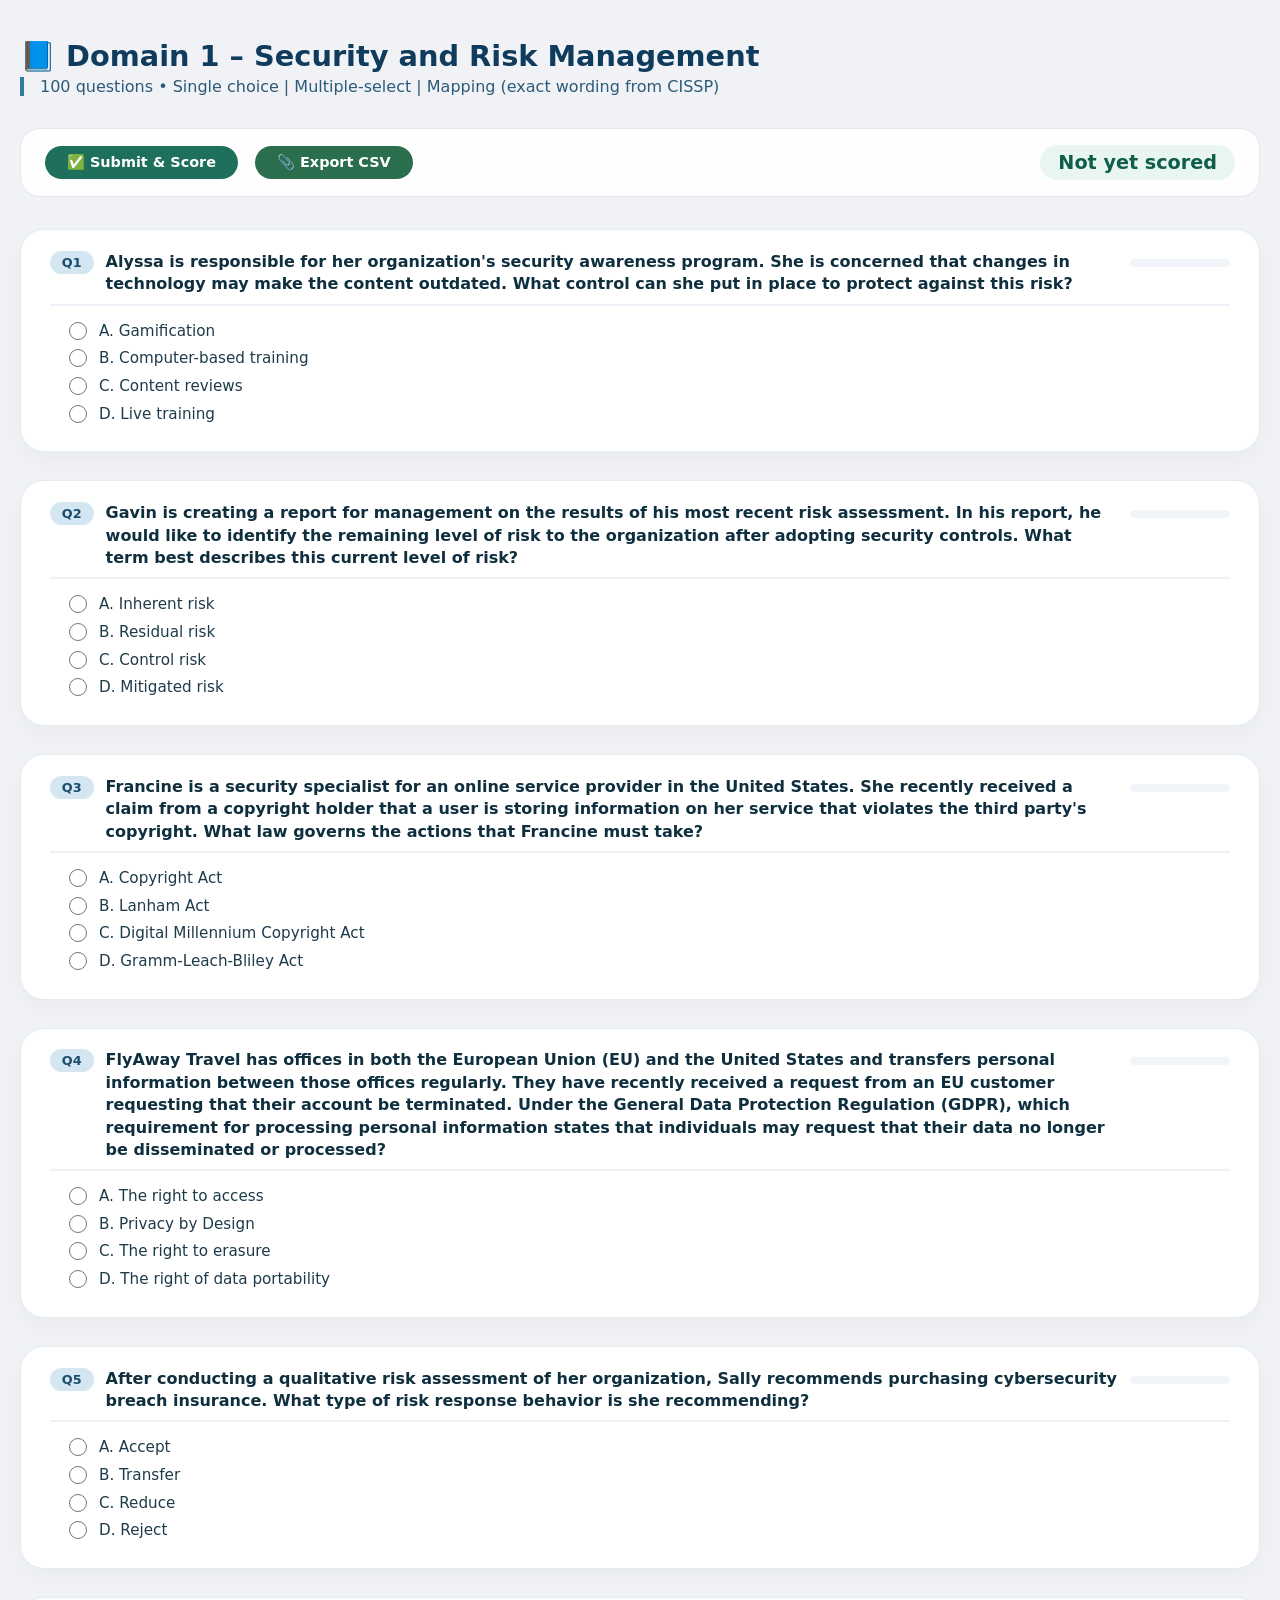
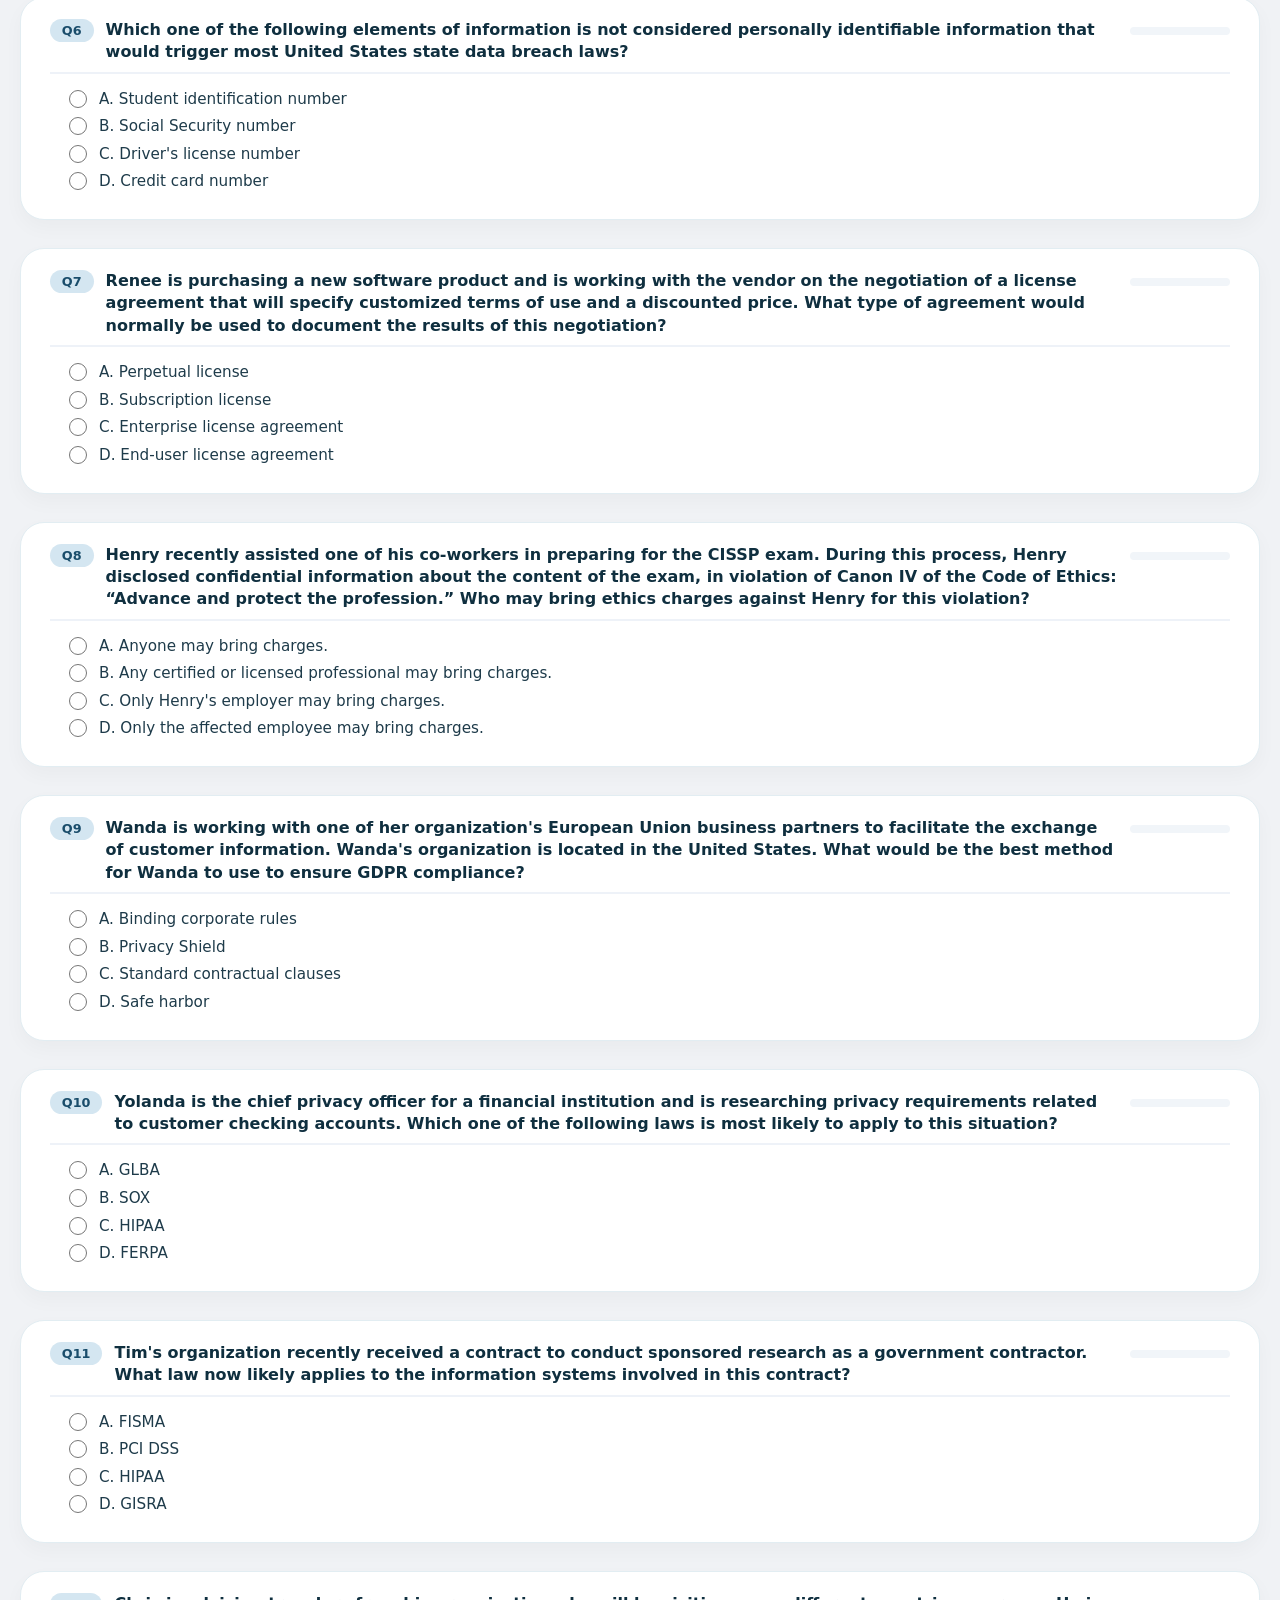
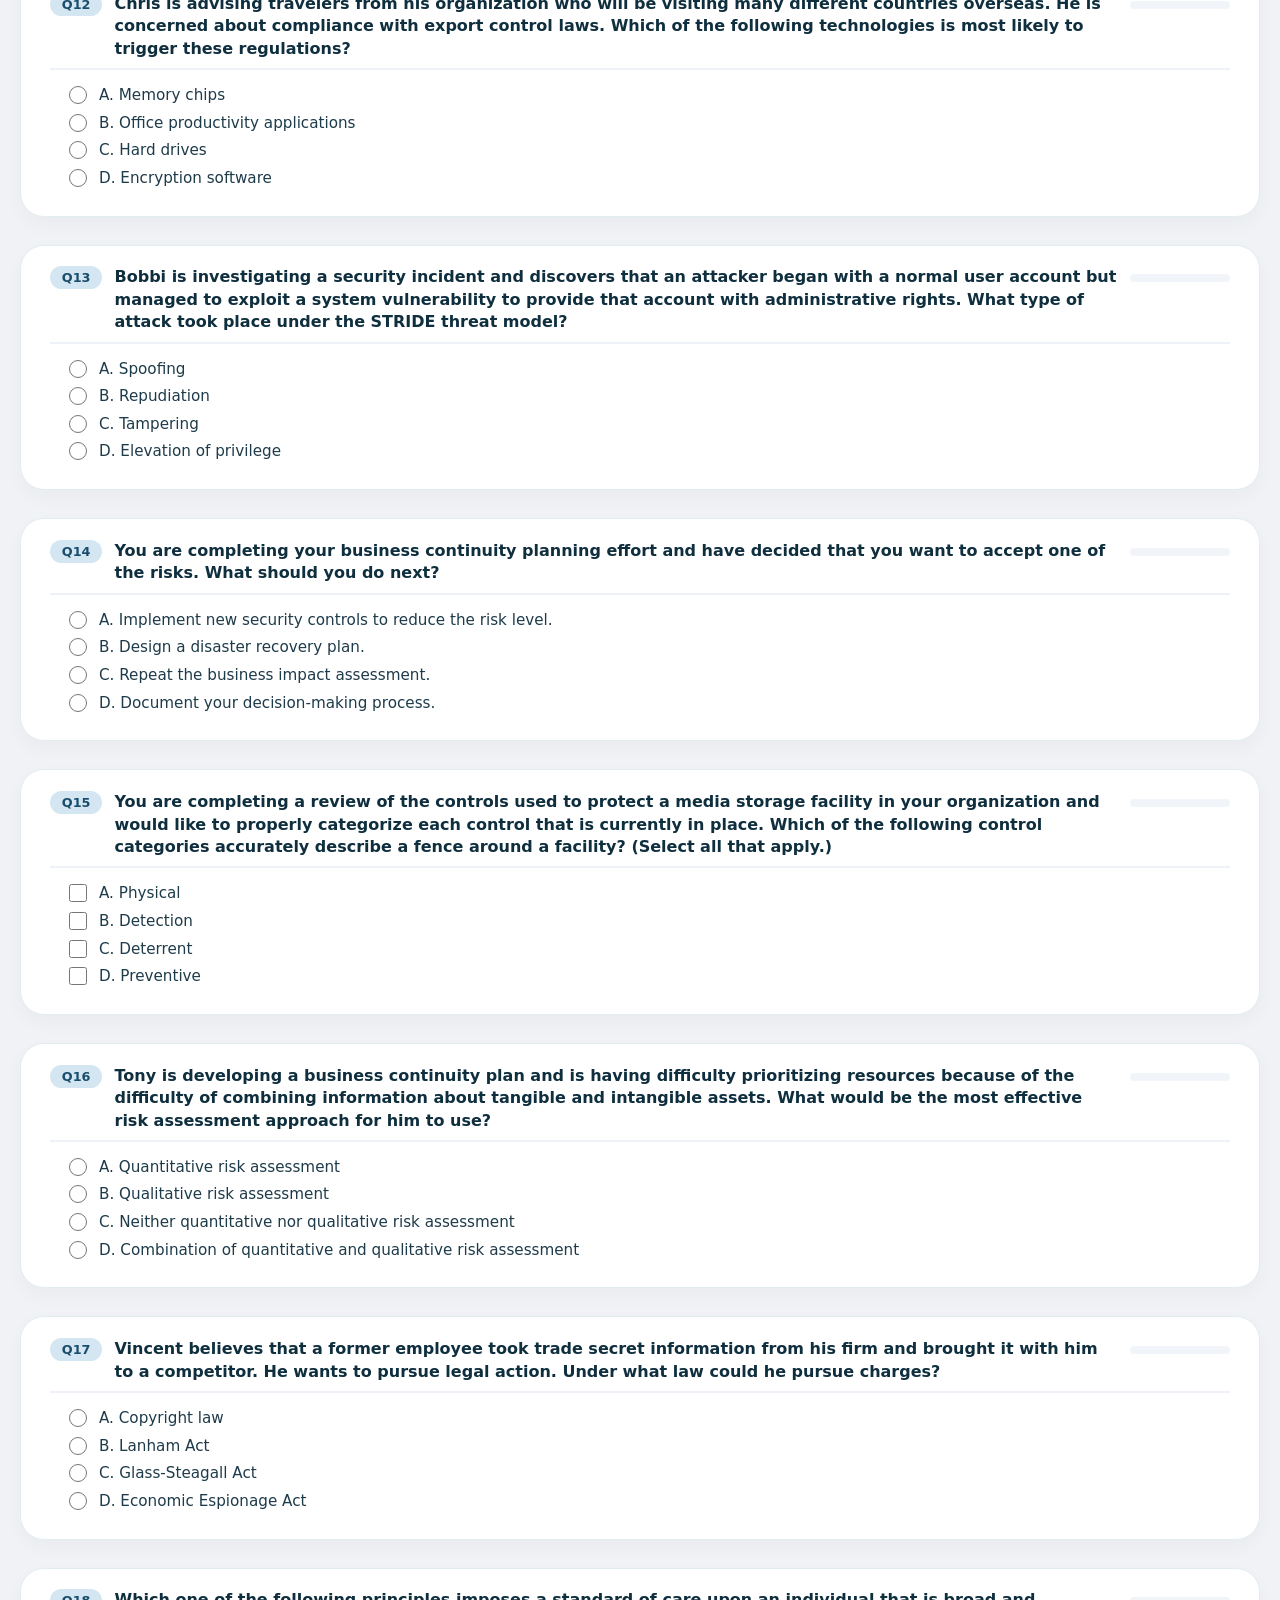
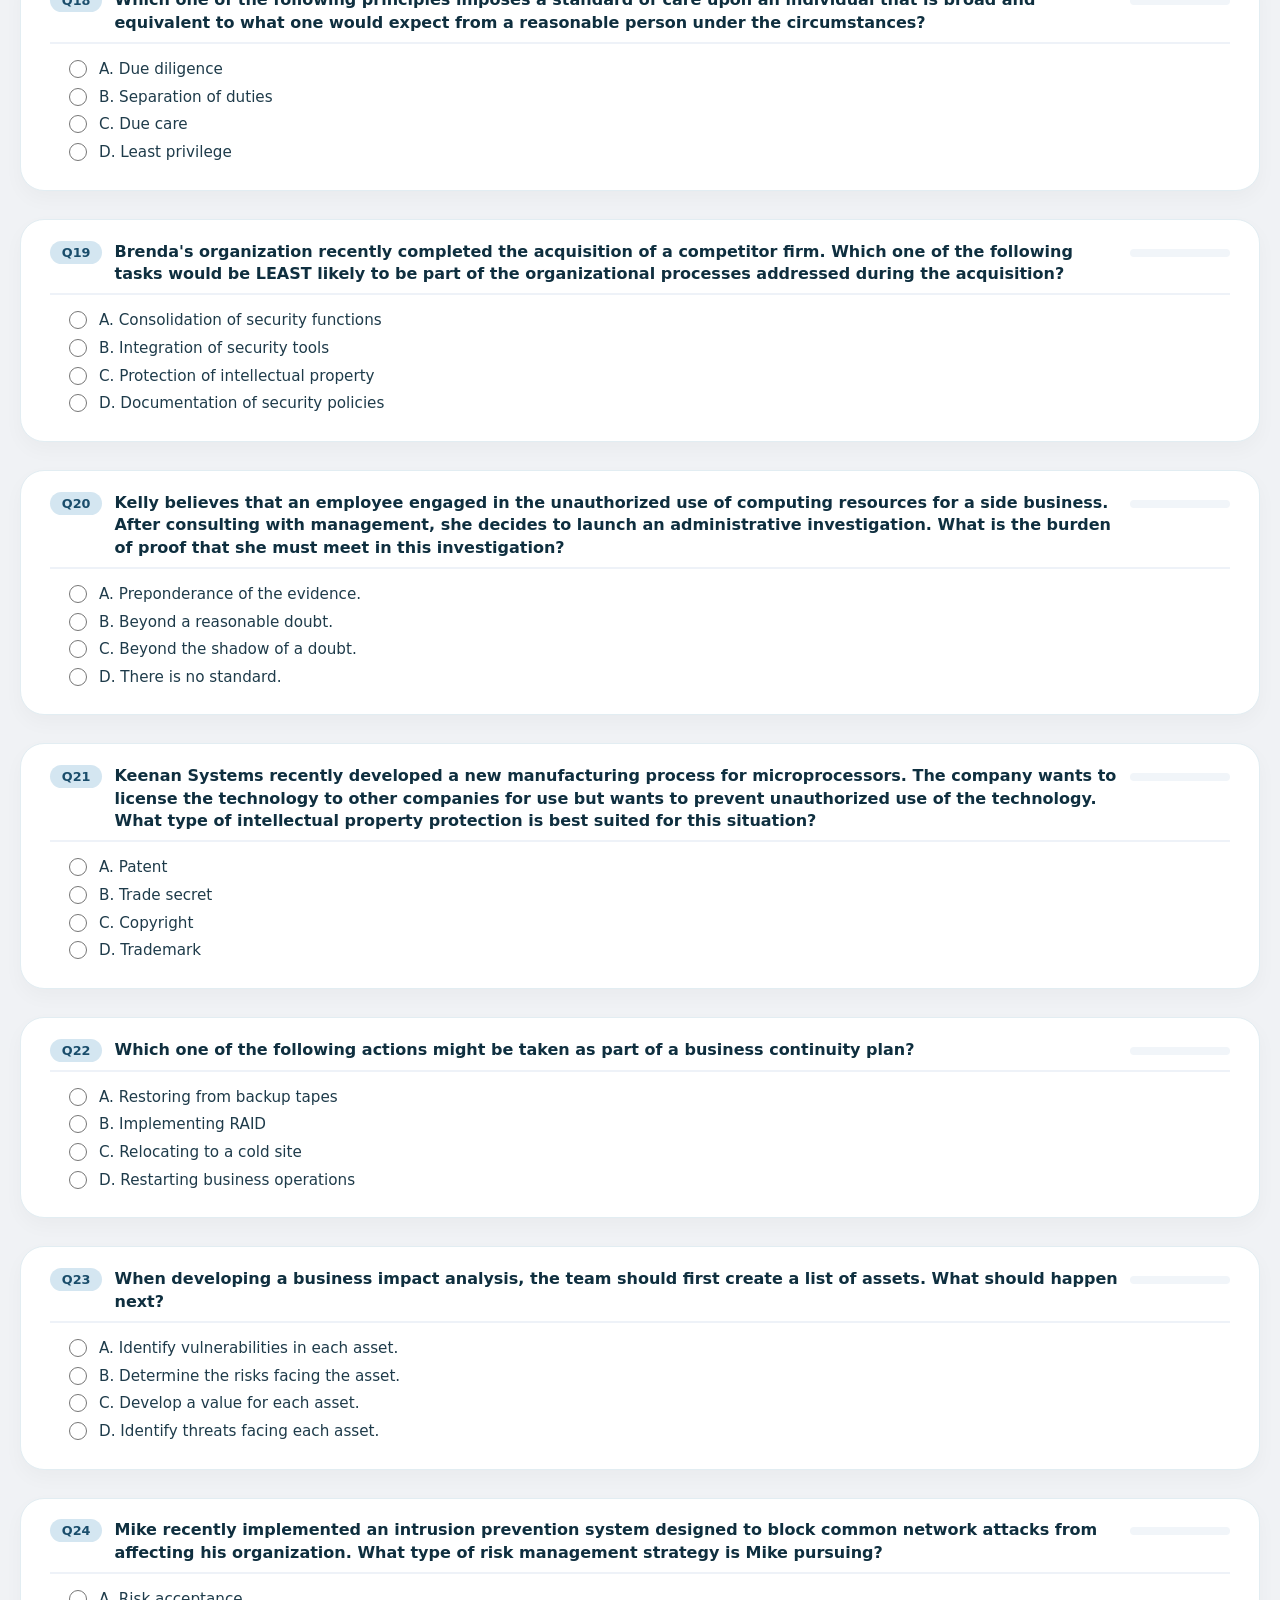
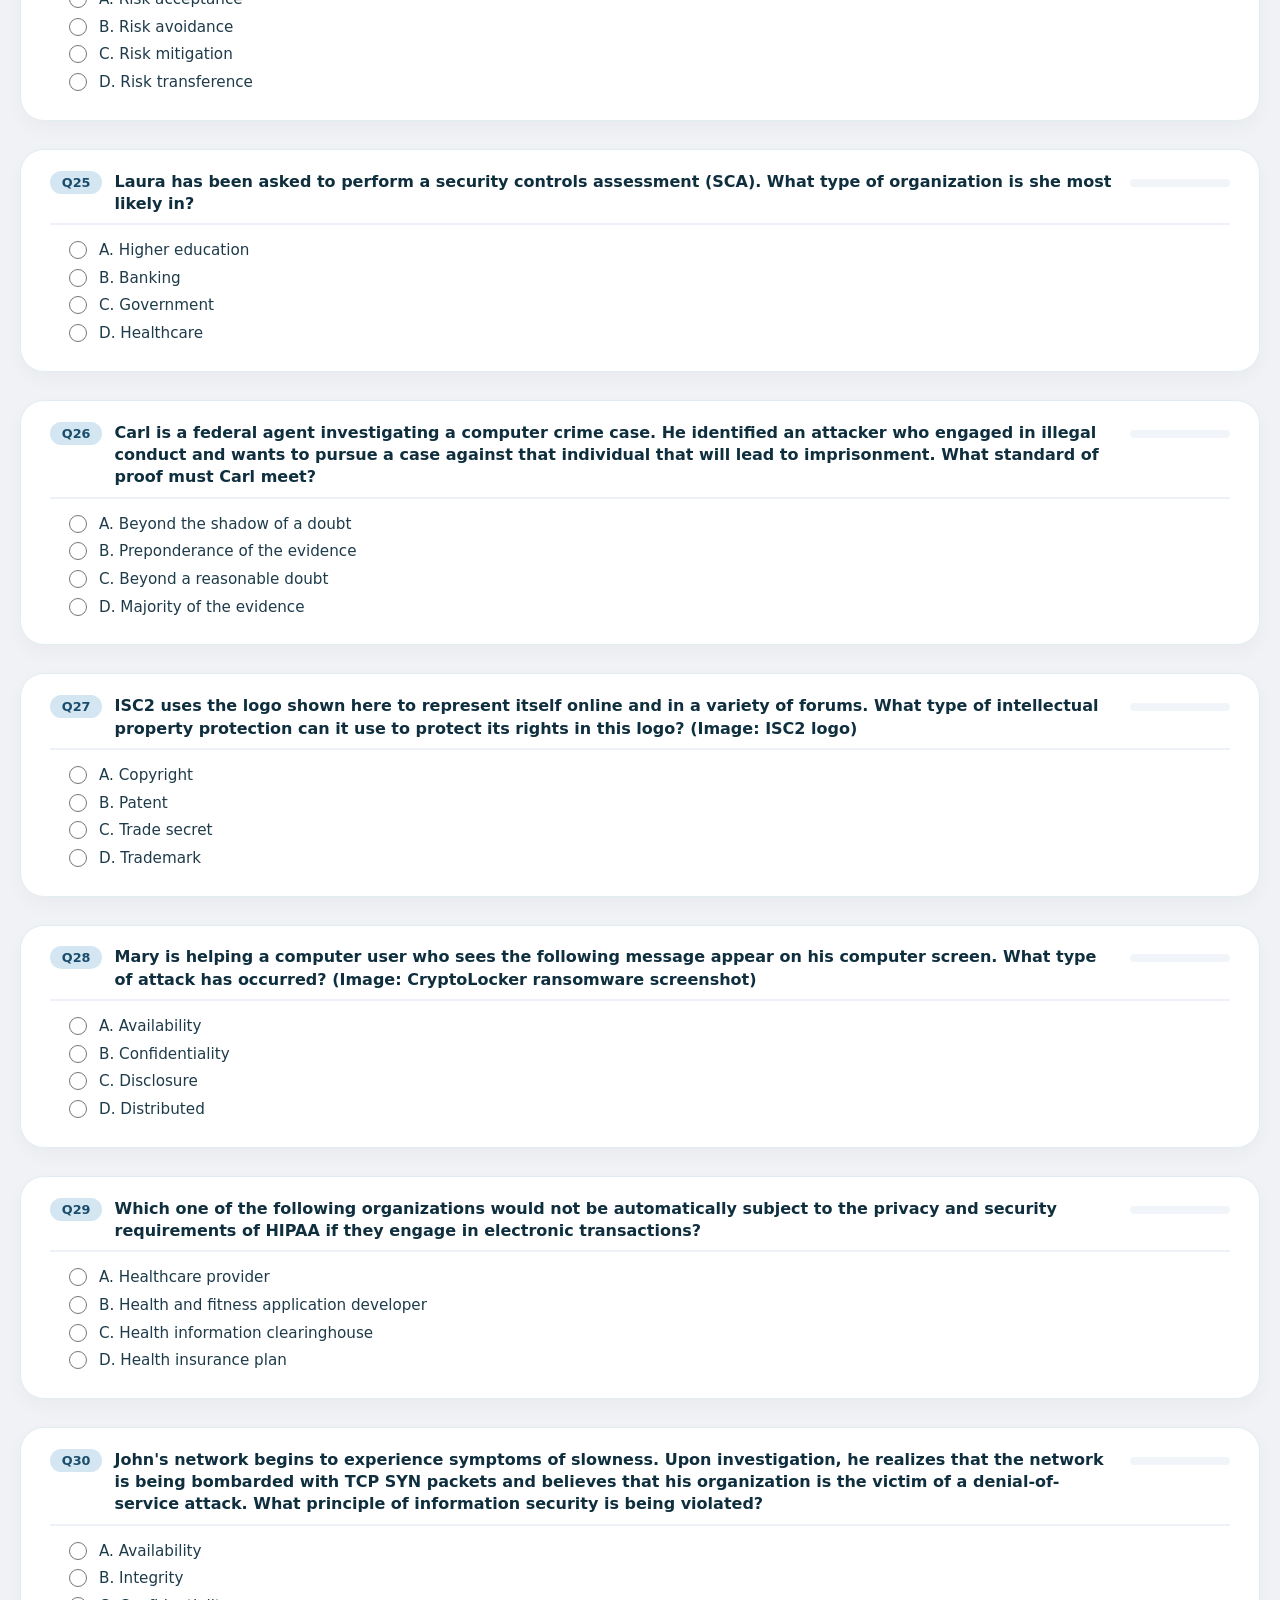
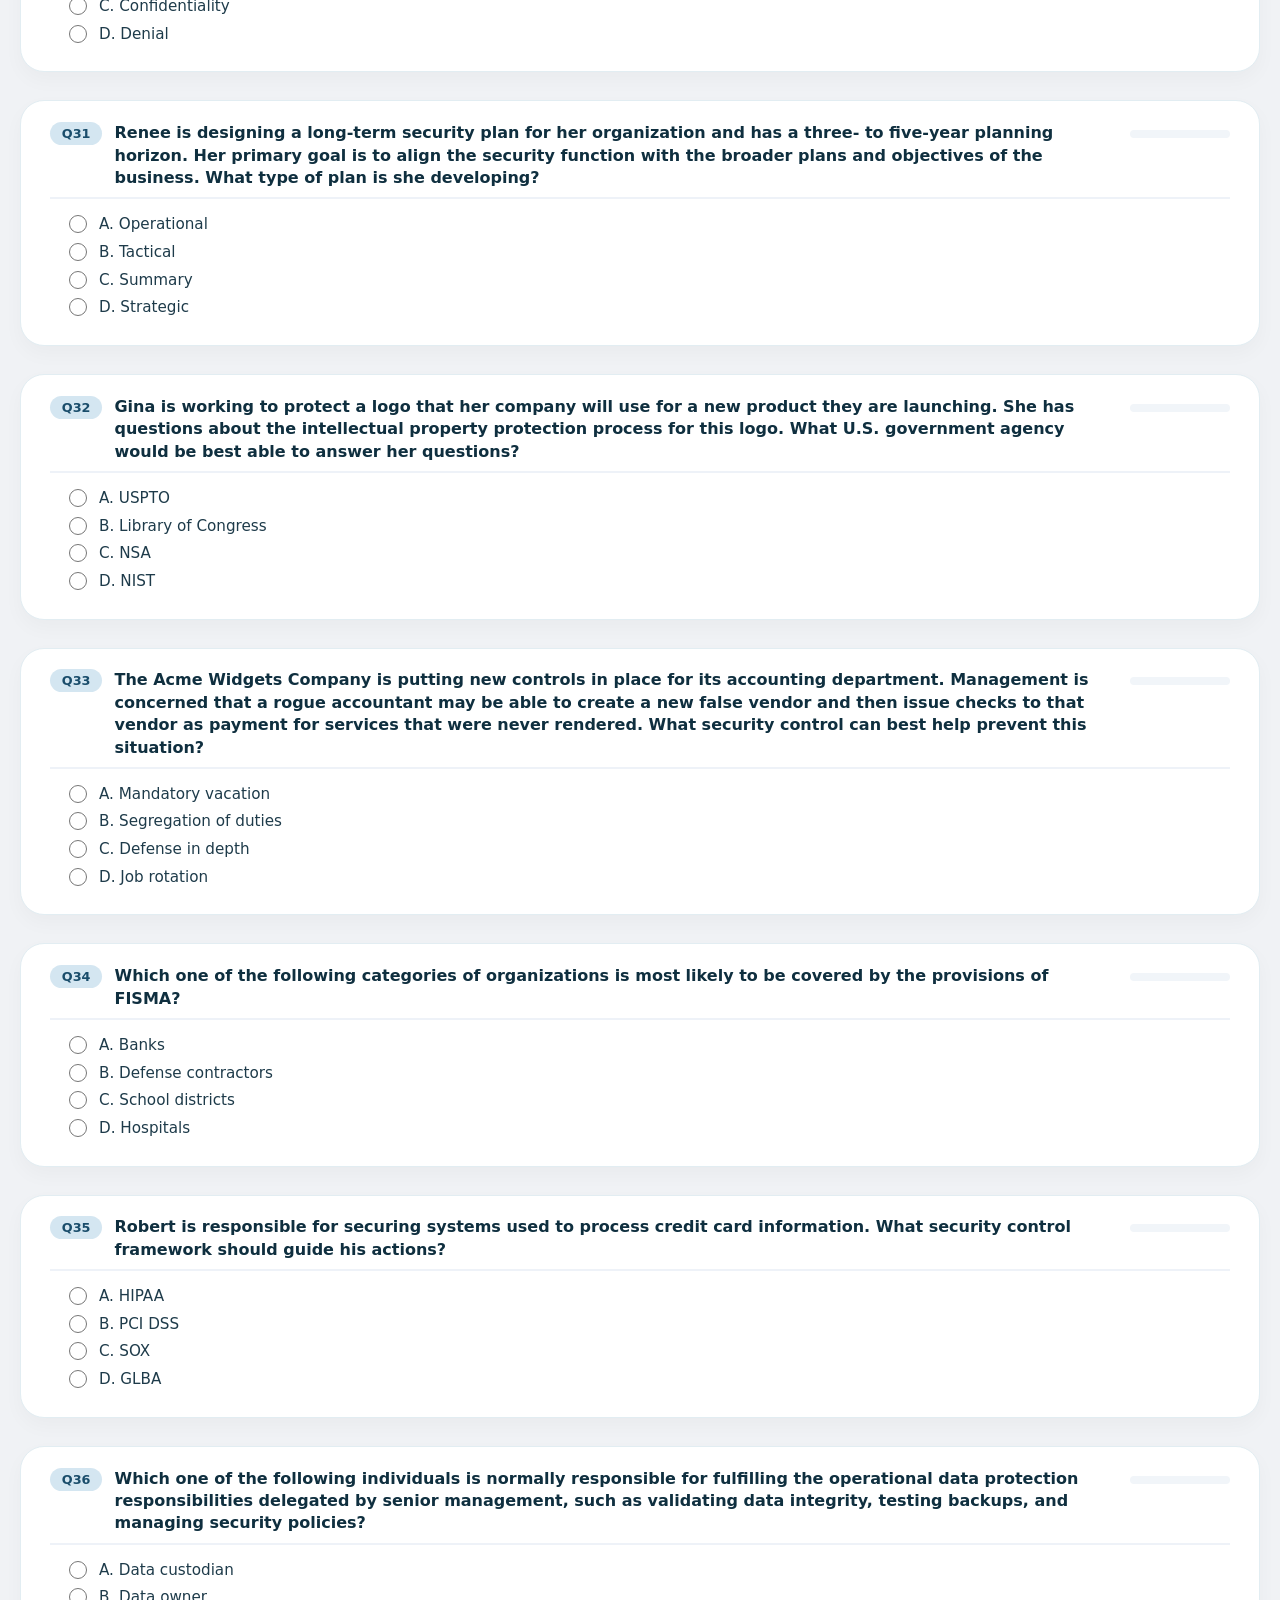
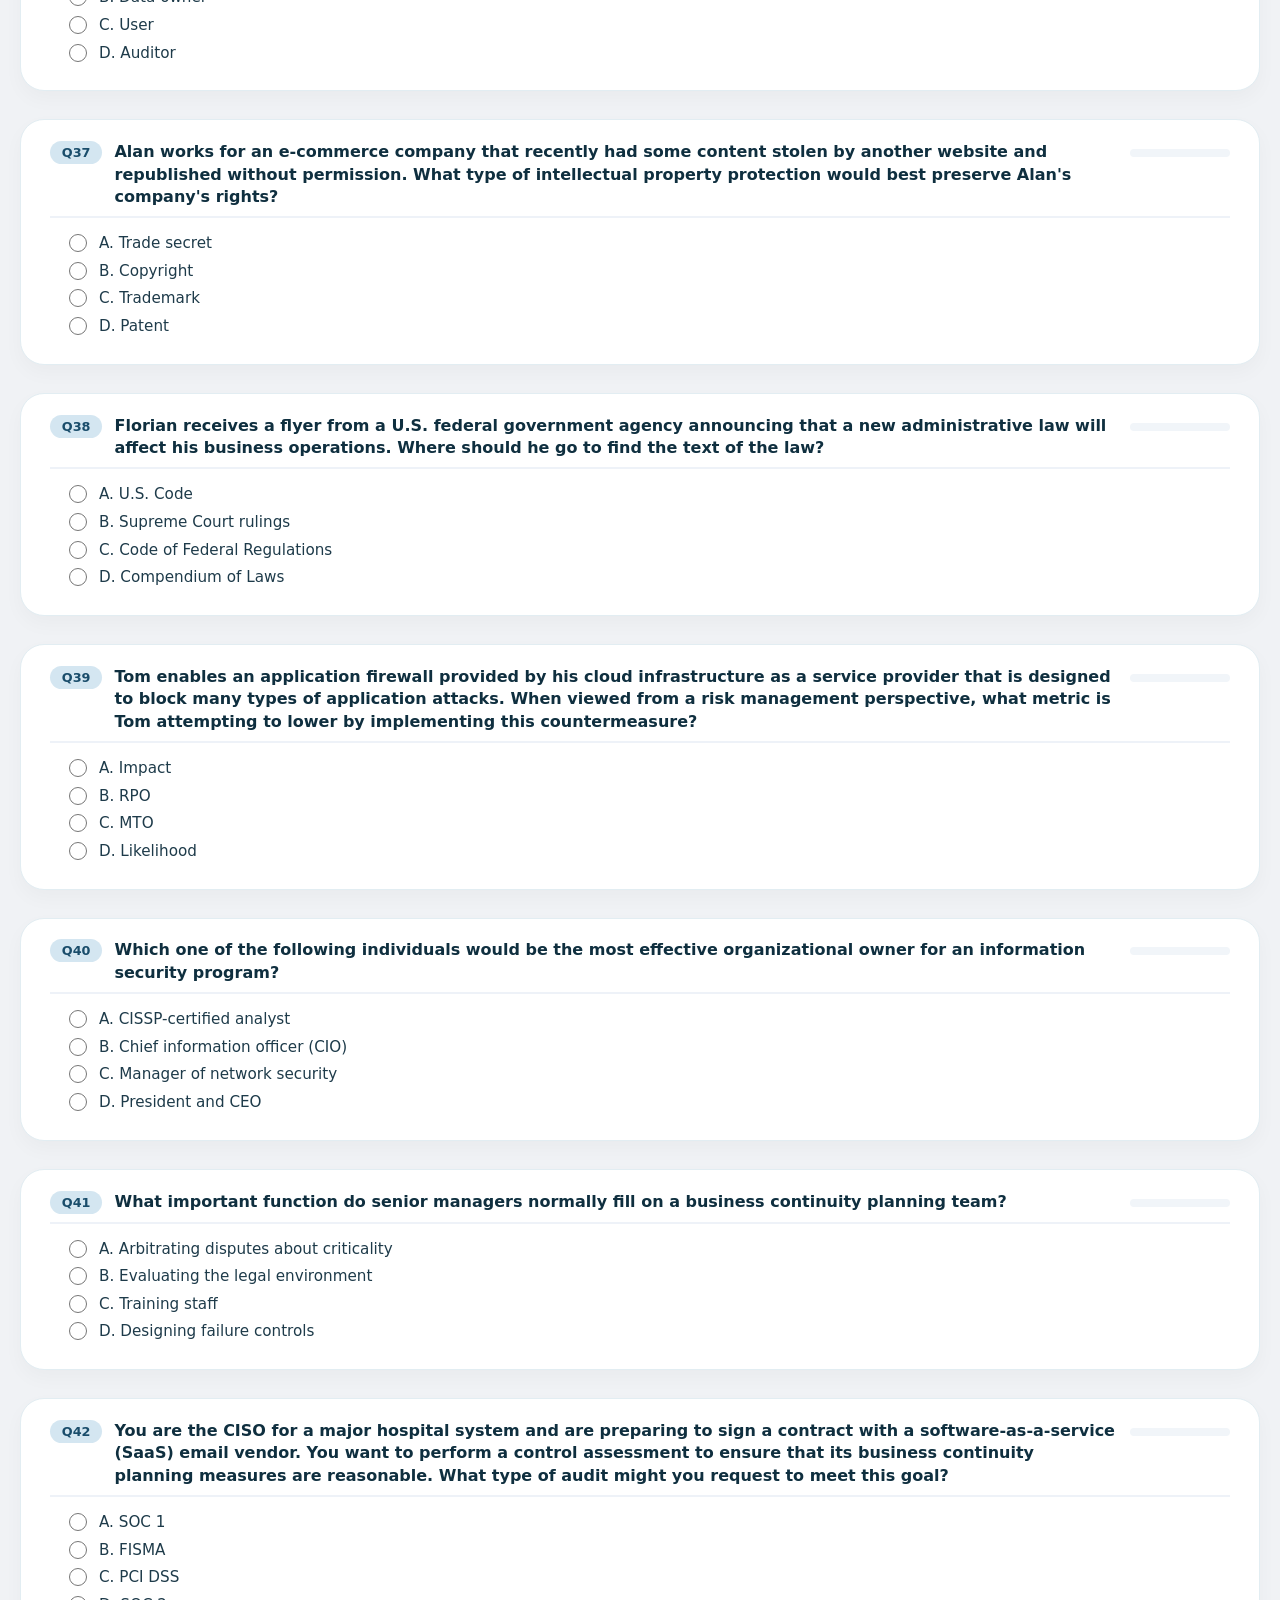
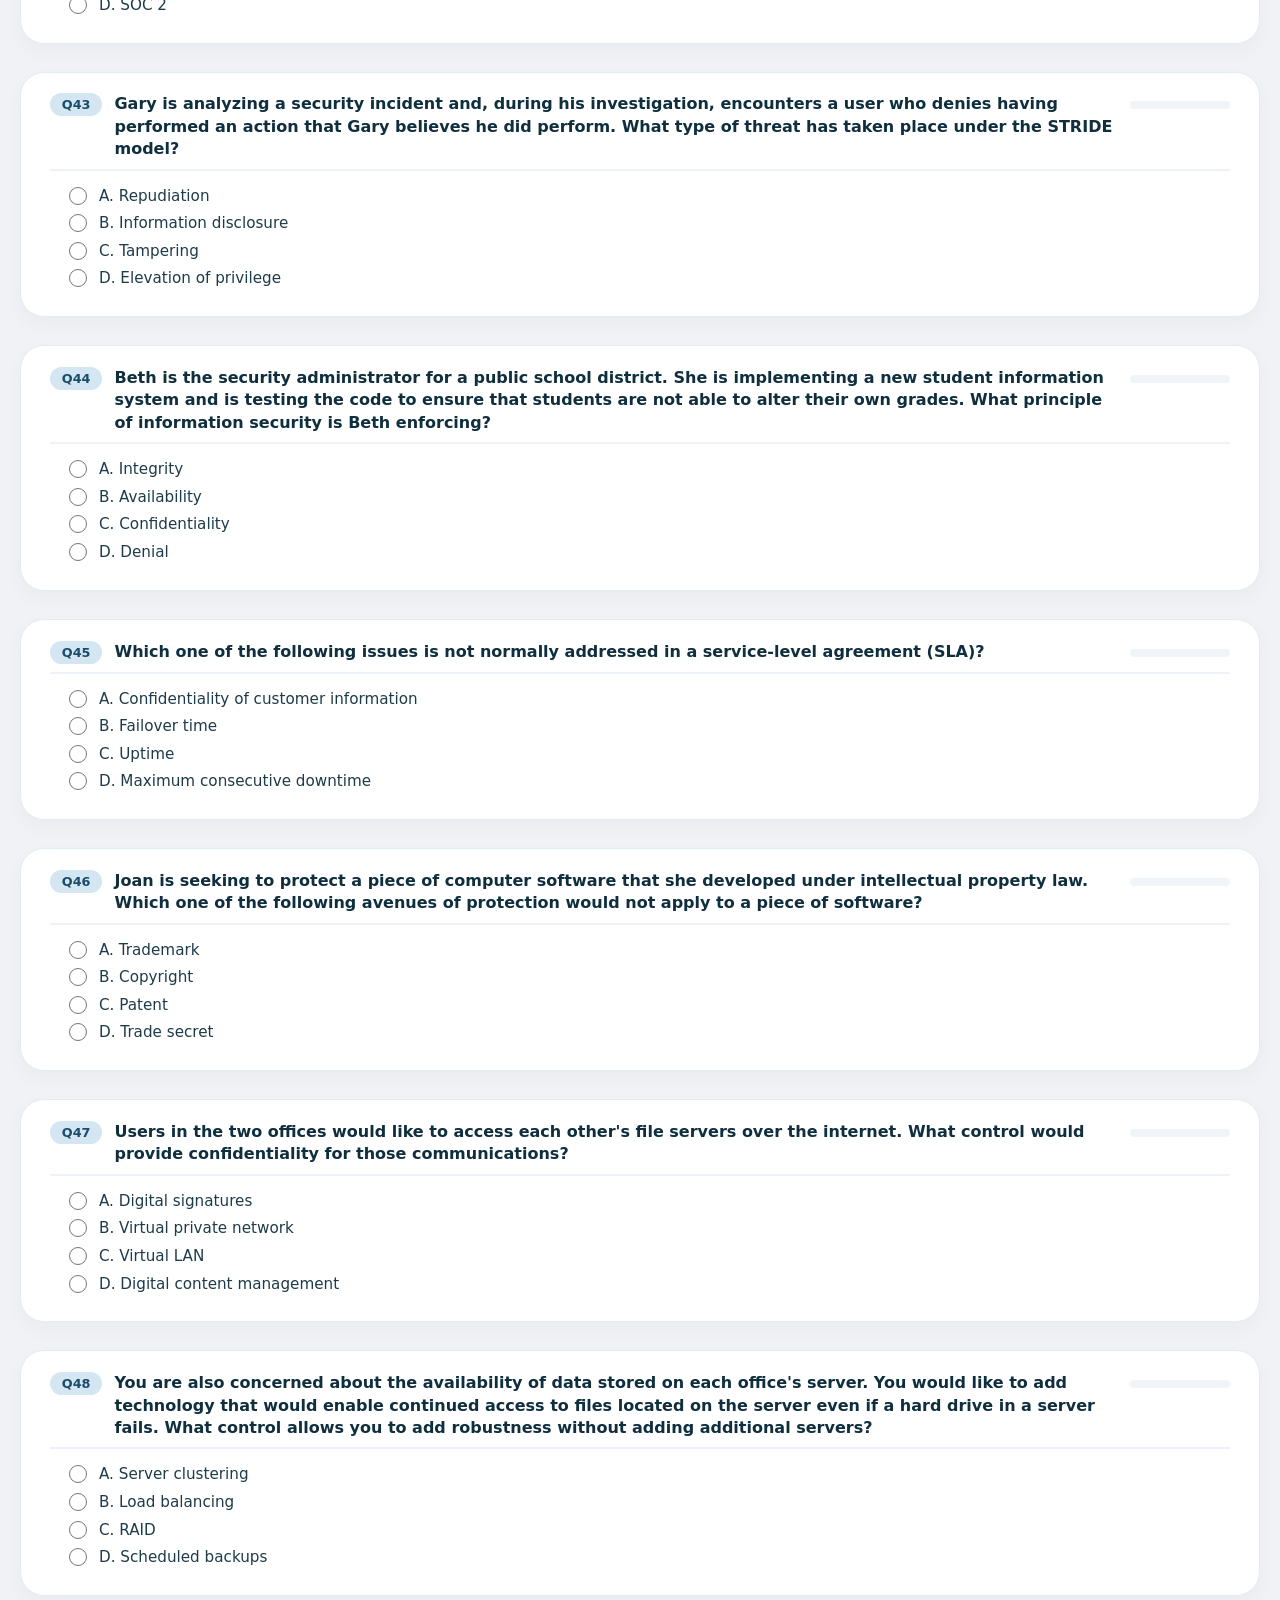
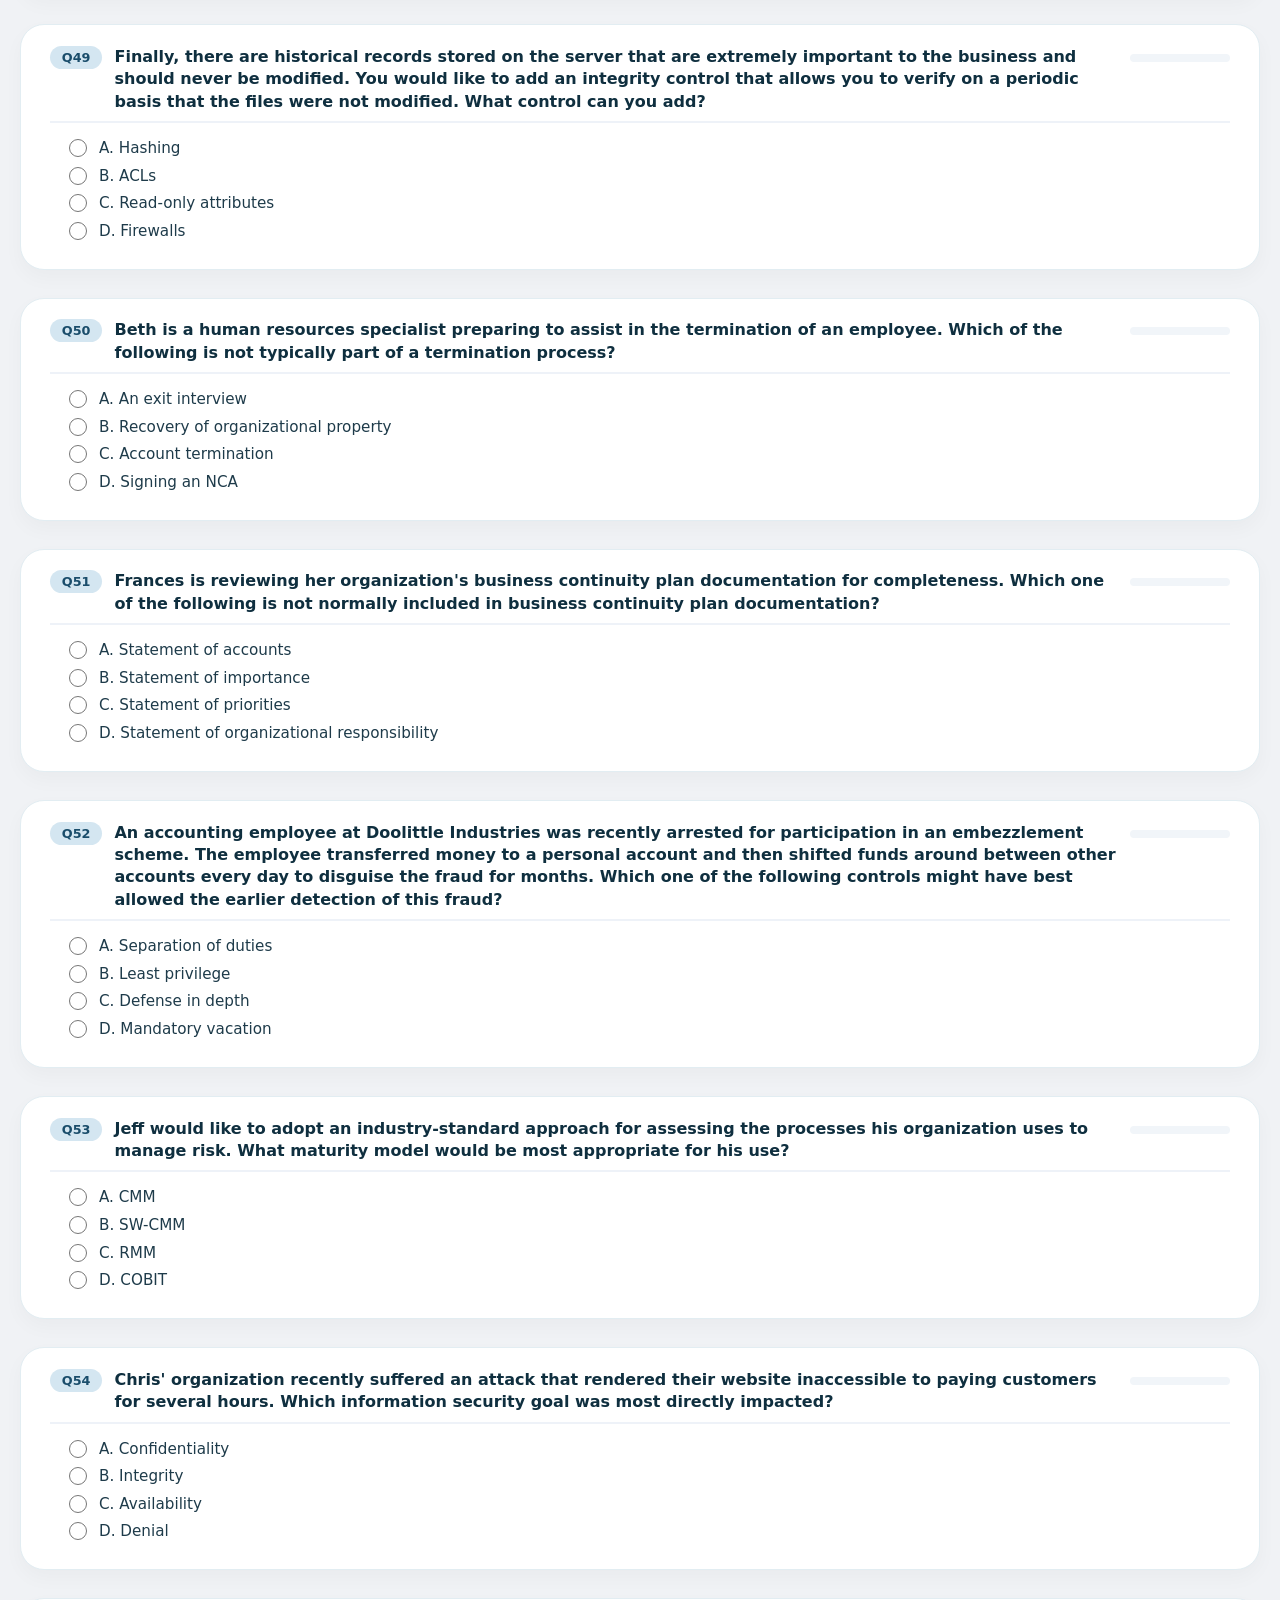
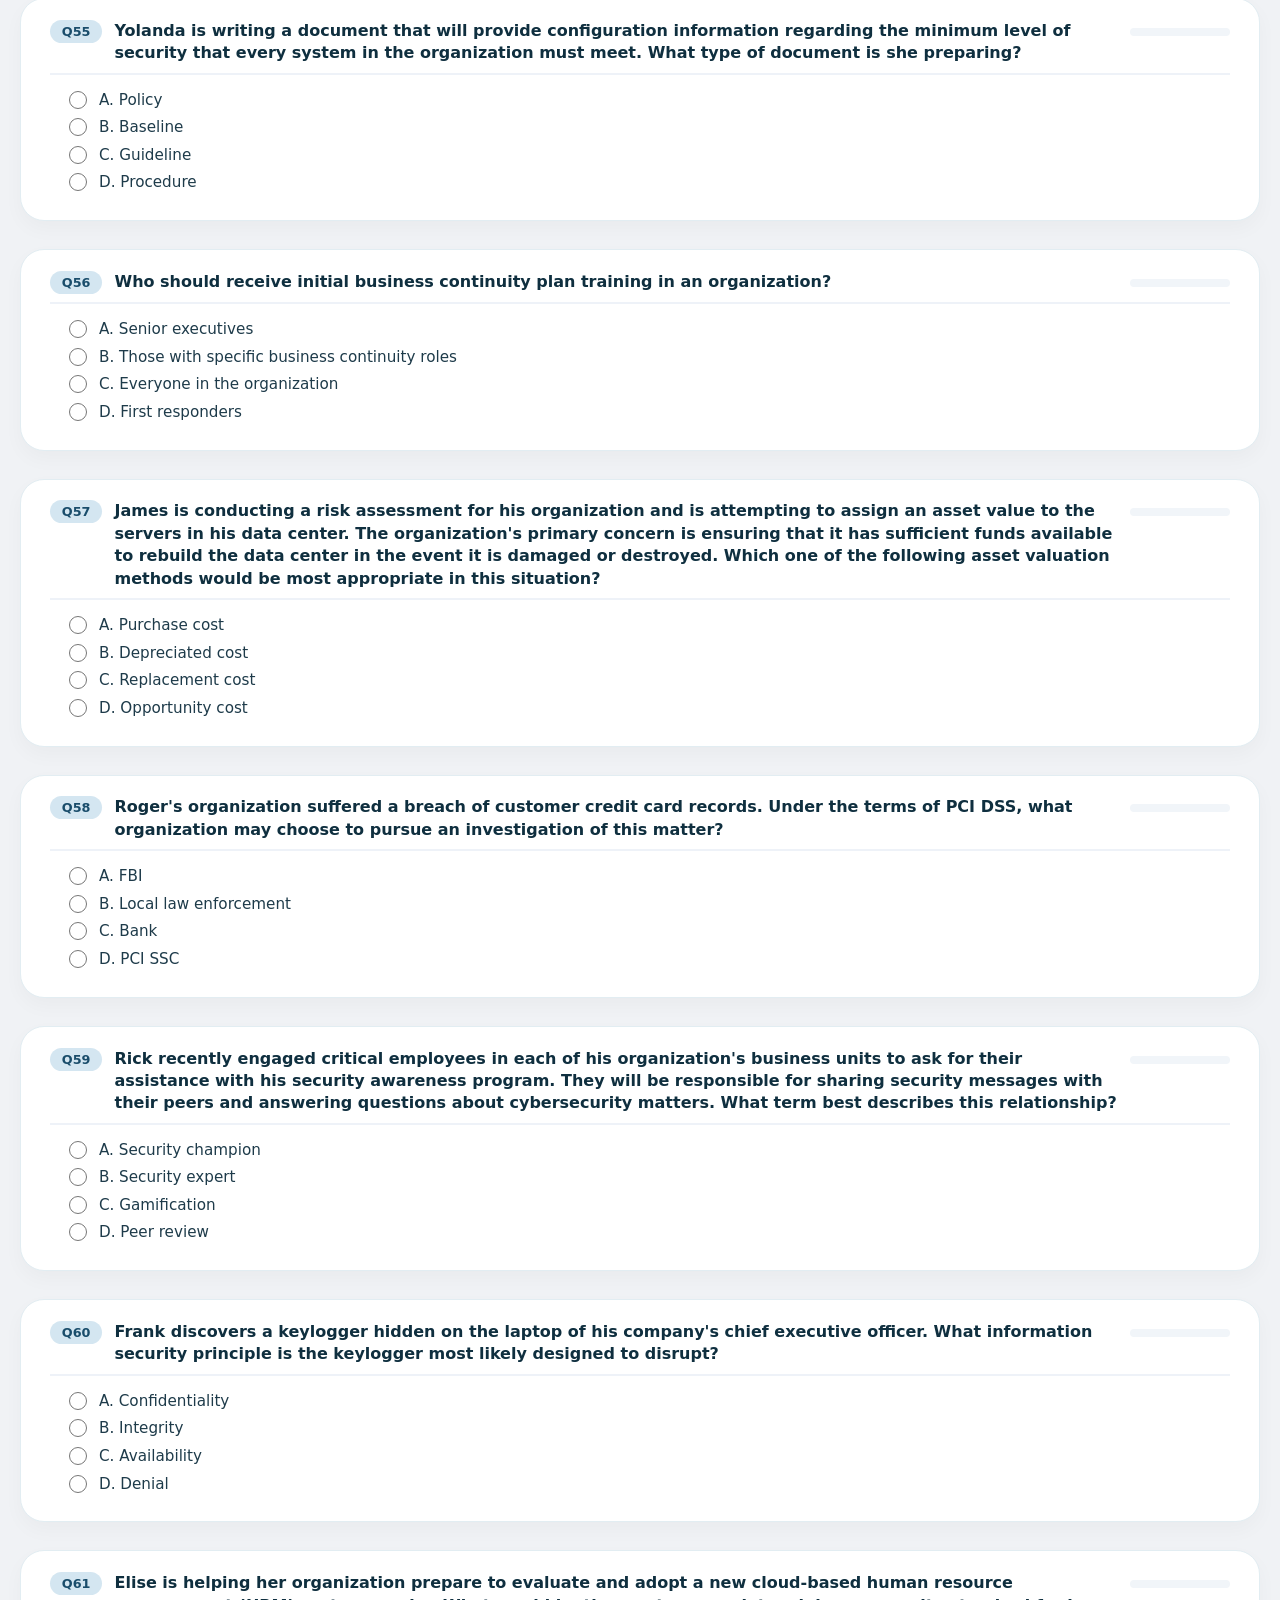
<file: isc-cissp/question-bank/isc-cissp-official-practice-tests-4th-edition/mcq/mcq-domain-01.html>
<!DOCTYPE html>
<html lang="en">

<head>
    <meta charset="UTF-8">
    <meta name="viewport" content="width=device-width, initial-scale=1.0, user-scalable=yes">
    <title>MCQ Platform – Domain 1 (Security and Risk Management)</title>
    <style>
        * {
            box-sizing: border-box;
            font-family: system-ui, 'Segoe UI', 'Roboto', 'Helvetica Neue', sans-serif;
        }

        body {
            background: #f0f2f5;
            margin: 0;
            padding: 20px;
            color: #1e293b;
        }

        .container {
            max-width: 1400px;
            margin: 0 auto;
        }

        h1 {
            font-size: 1.8rem;
            margin-bottom: 0.25rem;
            color: #0f3b5c;
        }

        .sub {
            color: #2c5a7a;
            margin-bottom: 2rem;
            border-left: 4px solid #2c7da0;
            padding-left: 1rem;
        }

        .toolbar {
            background: white;
            border-radius: 20px;
            padding: 1rem 1.5rem;
            margin-bottom: 2rem;
            display: flex;
            flex-wrap: wrap;
            justify-content: space-between;
            align-items: center;
            gap: 15px;
            position: sticky;
            top: 10px;
            z-index: 10;
            backdrop-filter: blur(8px);
            background: rgba(255, 255, 255, 0.92);
            border: 1px solid #e2e8f0;
        }

        button {
            background: #1e6f5c;
            color: white;
            border: none;
            padding: 8px 22px;
            border-radius: 40px;
            font-weight: 600;
            font-size: 0.9rem;
            cursor: pointer;
            transition: all 0.2s;
        }

        button:hover {
            background: #0f5a49;
            transform: translateY(-1px);
        }

        .btn-export {
            background: #2b6e4e;
        }

        .score-area {
            font-size: 1.2rem;
            font-weight: 700;
            background: #e9f5f1;
            padding: 6px 18px;
            border-radius: 40px;
            color: #0e5e4a;
        }

        .questions-grid {
            display: flex;
            flex-direction: column;
            gap: 1.75rem;
        }

        .question-card {
            background: white;
            border-radius: 24px;
            padding: 1.3rem 1.8rem;
            box-shadow: 0 8px 20px rgba(0, 0, 0, 0.03);
            border: 1px solid #e2edf2;
            transition: box-shadow 0.1s;
        }

        .question-header {
            display: flex;
            gap: 12px;
            align-items: baseline;
            margin-bottom: 1rem;
            border-bottom: 2px solid #eef2f8;
            padding-bottom: 0.5rem;
        }

        .q-num {
            background: #d4e6f1;
            padding: 4px 12px;
            border-radius: 60px;
            font-weight: 700;
            font-size: 0.8rem;
            color: #1a4d6b;
        }

        .q-text {
            font-weight: 600;
            font-size: 1rem;
            line-height: 1.4;
            color: #0f2f3f;
        }

        .hashtag {
            min-width: 100px !important;
            font-size: 0.8rem;
            margin-left: auto;
            background: #f1f5f9;
            padding: 4px 12px;
            border-radius: 40px;
            font-weight: 500;
        }

        .hashtag.correct {
            background: #c8e6df;
            color: #0b5345;
        }

        .hashtag.incorrect {
            background: #f8dddd;
            color: #9b2c2c;
        }

        .hashtag.skipped {
            background: #fff3bf;
            color: #856404;
        }

        .options {
            margin: 1rem 0 0.5rem 1.2rem;
            display: flex;
            flex-direction: column;
            gap: 0.6rem;
        }

        .option {
            display: flex;
            align-items: center;
            gap: 12px;
            flex-wrap: wrap;
        }

        .option input {
            margin: 0;
            width: 18px;
            height: 18px;
            accent-color: #2c7da0;
        }

        .option label {
            font-size: 0.95rem;
            color: #1e3b4a;
        }

        .mapping-table {
            margin: 1rem 0 0.5rem 1rem;
            border-collapse: collapse;
            background: #fafdff;
            width: 100%;
            max-width: 700px;
        }

        .mapping-table td,
        .mapping-table th {
            border: 1px solid #cbdde6;
            padding: 10px 12px;
            vertical-align: middle;
        }

        .mapping-table th {
            background: #e7f0f5;
            font-weight: 600;
        }

        select {
            padding: 6px 12px;
            border-radius: 28px;
            border: 1px solid #bdd4e2;
            background: white;
            font-size: 0.9rem;
        }

        .modal {
            display: none;
            position: fixed;
            top: 0;
            left: 0;
            width: 100%;
            height: 100%;
            background: rgba(0, 0, 0, 0.5);
            z-index: 1000;
            justify-content: center;
            align-items: center;
        }

        .modal-content {
            background: white;
            border-radius: 28px;
            max-width: 90%;
            width: 1200px;
            max-height: 85%;
            overflow: auto;
            padding: 1.5rem;
            position: relative;
            box-shadow: 0 20px 35px rgba(0, 0, 0, 0.2);
        }

        .close-modal {
            position: absolute;
            top: 12px;
            right: 20px;
            font-size: 28px;
            cursor: pointer;
            color: #777;
        }

        .result-table {
            width: 100%;
            border-collapse: collapse;
            font-size: 0.8rem;
            background: white;
        }

        .result-table th,
        .result-table td {
            border: 1px solid #d4dee5;
            padding: 10px 8px;
            text-align: left;
            vertical-align: top;
        }

        .result-table th {
            background: #eef3f7;
        }

        footer {
            margin-top: 2rem;
            text-align: center;
            font-size: 0.75rem;
            color: #5b7c93;
        }
    </style>
</head>

<body>
    <div class="container">
        <h1>📘 Domain 1 – Security and Risk Management</h1>
        <div class="sub">100 questions • Single choice | Multiple‑select | Mapping (exact wording from CISSP)</div>

        <div class="toolbar">
            <div>
                <button id="submitBtn">✅ Submit & Score</button>
                <button id="exportBtn" class="btn-export" style="margin-left: 12px;">📎 Export CSV</button>
            </div>
            <div class="score-area" id="scoreDisplay">Not yet scored</div>
        </div>

        <div id="questionsContainer" class="questions-grid"></div>
        <footer>MCQ Platform — Domain 1. Hashtags appear after submission: ✅ correct / ❌ incorrect / ⚪ skipped.</footer>
    </div>

    <div id="summaryModal" class="modal">
        <div class="modal-content">
            <span class="close-modal">&times;</span>
            <h3 id="modalTitle">Detailed Report</h3>
            <div id="modalBody"></div>
            <button id="modalExportBtn" class="btn-export" style="margin-top: 12px;">📎 Export CSV from Modal</button>
        </div>
    </div>

    <script>
        // --------------------------------------------------------------
        // EXACT QUESTIONS AND OPTIONS (NO REPHRASING)
        // --------------------------------------------------------------
        const questionsData = [
            { id: 1, text: "Alyssa is responsible for her organization's security awareness program. She is concerned that changes in technology may make the content outdated. What control can she put in place to protect against this risk?", options: ["A. Gamification", "B. Computer-based training", "C. Content reviews", "D. Live training"] },
            { id: 2, text: "Gavin is creating a report for management on the results of his most recent risk assessment. In his report, he would like to identify the remaining level of risk to the organization after adopting security controls. What term best describes this current level of risk?", options: ["A. Inherent risk", "B. Residual risk", "C. Control risk", "D. Mitigated risk"] },
            { id: 3, text: "Francine is a security specialist for an online service provider in the United States. She recently received a claim from a copyright holder that a user is storing information on her service that violates the third party's copyright. What law governs the actions that Francine must take?", options: ["A. Copyright Act", "B. Lanham Act", "C. Digital Millennium Copyright Act", "D. Gramm-Leach-Bliley Act"] },
            { id: 4, text: "FlyAway Travel has offices in both the European Union (EU) and the United States and transfers personal information between those offices regularly. They have recently received a request from an EU customer requesting that their account be terminated. Under the General Data Protection Regulation (GDPR), which requirement for processing personal information states that individuals may request that their data no longer be disseminated or processed?", options: ["A. The right to access", "B. Privacy by Design", "C. The right to erasure", "D. The right of data portability"] },
            { id: 5, text: "After conducting a qualitative risk assessment of her organization, Sally recommends purchasing cybersecurity breach insurance. What type of risk response behavior is she recommending?", options: ["A. Accept", "B. Transfer", "C. Reduce", "D. Reject"] },
            { id: 6, text: "Which one of the following elements of information is not considered personally identifiable information that would trigger most United States state data breach laws?", options: ["A. Student identification number", "B. Social Security number", "C. Driver's license number", "D. Credit card number"] },
            { id: 7, text: "Renee is purchasing a new software product and is working with the vendor on the negotiation of a license agreement that will specify customized terms of use and a discounted price. What type of agreement would normally be used to document the results of this negotiation?", options: ["A. Perpetual license", "B. Subscription license", "C. Enterprise license agreement", "D. End-user license agreement"] },
            { id: 8, text: "Henry recently assisted one of his co-workers in preparing for the CISSP exam. During this process, Henry disclosed confidential information about the content of the exam, in violation of Canon IV of the Code of Ethics: “Advance and protect the profession.” Who may bring ethics charges against Henry for this violation?", options: ["A. Anyone may bring charges.", "B. Any certified or licensed professional may bring charges.", "C. Only Henry's employer may bring charges.", "D. Only the affected employee may bring charges."] },
            { id: 9, text: "Wanda is working with one of her organization's European Union business partners to facilitate the exchange of customer information. Wanda's organization is located in the United States. What would be the best method for Wanda to use to ensure GDPR compliance?", options: ["A. Binding corporate rules", "B. Privacy Shield", "C. Standard contractual clauses", "D. Safe harbor"] },
            { id: 10, text: "Yolanda is the chief privacy officer for a financial institution and is researching privacy requirements related to customer checking accounts. Which one of the following laws is most likely to apply to this situation?", options: ["A. GLBA", "B. SOX", "C. HIPAA", "D. FERPA"] },
            { id: 11, text: "Tim's organization recently received a contract to conduct sponsored research as a government contractor. What law now likely applies to the information systems involved in this contract?", options: ["A. FISMA", "B. PCI DSS", "C. HIPAA", "D. GISRA"] },
            { id: 12, text: "Chris is advising travelers from his organization who will be visiting many different countries overseas. He is concerned about compliance with export control laws. Which of the following technologies is most likely to trigger these regulations?", options: ["A. Memory chips", "B. Office productivity applications", "C. Hard drives", "D. Encryption software"] },
            { id: 13, text: "Bobbi is investigating a security incident and discovers that an attacker began with a normal user account but managed to exploit a system vulnerability to provide that account with administrative rights. What type of attack took place under the STRIDE threat model?", options: ["A. Spoofing", "B. Repudiation", "C. Tampering", "D. Elevation of privilege"] },
            { id: 14, text: "You are completing your business continuity planning effort and have decided that you want to accept one of the risks. What should you do next?", options: ["A. Implement new security controls to reduce the risk level.", "B. Design a disaster recovery plan.", "C. Repeat the business impact assessment.", "D. Document your decision-making process."] },
            { id: 15, text: "You are completing a review of the controls used to protect a media storage facility in your organization and would like to properly categorize each control that is currently in place. Which of the following control categories accurately describe a fence around a facility? (Select all that apply.)", options: ["A. Physical", "B. Detection", "C. Deterrent", "D. Preventive"] },
            { id: 16, text: "Tony is developing a business continuity plan and is having difficulty prioritizing resources because of the difficulty of combining information about tangible and intangible assets. What would be the most effective risk assessment approach for him to use?", options: ["A. Quantitative risk assessment", "B. Qualitative risk assessment", "C. Neither quantitative nor qualitative risk assessment", "D. Combination of quantitative and qualitative risk assessment"] },
            { id: 17, text: "Vincent believes that a former employee took trade secret information from his firm and brought it with him to a competitor. He wants to pursue legal action. Under what law could he pursue charges?", options: ["A. Copyright law", "B. Lanham Act", "C. Glass-Steagall Act", "D. Economic Espionage Act"] },
            { id: 18, text: "Which one of the following principles imposes a standard of care upon an individual that is broad and equivalent to what one would expect from a reasonable person under the circumstances?", options: ["A. Due diligence", "B. Separation of duties", "C. Due care", "D. Least privilege"] },
            { id: 19, text: "Brenda's organization recently completed the acquisition of a competitor firm. Which one of the following tasks would be LEAST likely to be part of the organizational processes addressed during the acquisition?", options: ["A. Consolidation of security functions", "B. Integration of security tools", "C. Protection of intellectual property", "D. Documentation of security policies"] },
            { id: 20, text: "Kelly believes that an employee engaged in the unauthorized use of computing resources for a side business. After consulting with management, she decides to launch an administrative investigation. What is the burden of proof that she must meet in this investigation?", options: ["A. Preponderance of the evidence.", "B. Beyond a reasonable doubt.", "C. Beyond the shadow of a doubt.", "D. There is no standard."] },
            { id: 21, text: "Keenan Systems recently developed a new manufacturing process for microprocessors. The company wants to license the technology to other companies for use but wants to prevent unauthorized use of the technology. What type of intellectual property protection is best suited for this situation?", options: ["A. Patent", "B. Trade secret", "C. Copyright", "D. Trademark"] },
            { id: 22, text: "Which one of the following actions might be taken as part of a business continuity plan?", options: ["A. Restoring from backup tapes", "B. Implementing RAID", "C. Relocating to a cold site", "D. Restarting business operations"] },
            { id: 23, text: "When developing a business impact analysis, the team should first create a list of assets. What should happen next?", options: ["A. Identify vulnerabilities in each asset.", "B. Determine the risks facing the asset.", "C. Develop a value for each asset.", "D. Identify threats facing each asset."] },
            { id: 24, text: "Mike recently implemented an intrusion prevention system designed to block common network attacks from affecting his organization. What type of risk management strategy is Mike pursuing?", options: ["A. Risk acceptance", "B. Risk avoidance", "C. Risk mitigation", "D. Risk transference"] },
            { id: 25, text: "Laura has been asked to perform a security controls assessment (SCA). What type of organization is she most likely in?", options: ["A. Higher education", "B. Banking", "C. Government", "D. Healthcare"] },
            { id: 26, text: "Carl is a federal agent investigating a computer crime case. He identified an attacker who engaged in illegal conduct and wants to pursue a case against that individual that will lead to imprisonment. What standard of proof must Carl meet?", options: ["A. Beyond the shadow of a doubt", "B. Preponderance of the evidence", "C. Beyond a reasonable doubt", "D. Majority of the evidence"] },
            { id: 27, text: "ISC2 uses the logo shown here to represent itself online and in a variety of forums. What type of intellectual property protection can it use to protect its rights in this logo? (Image: ISC2 logo)", options: ["A. Copyright", "B. Patent", "C. Trade secret", "D. Trademark"] },
            { id: 28, text: "Mary is helping a computer user who sees the following message appear on his computer screen. What type of attack has occurred? (Image: CryptoLocker ransomware screenshot)", options: ["A. Availability", "B. Confidentiality", "C. Disclosure", "D. Distributed"] },
            { id: 29, text: "Which one of the following organizations would not be automatically subject to the privacy and security requirements of HIPAA if they engage in electronic transactions?", options: ["A. Healthcare provider", "B. Health and fitness application developer", "C. Health information clearinghouse", "D. Health insurance plan"] },
            { id: 30, text: "John's network begins to experience symptoms of slowness. Upon investigation, he realizes that the network is being bombarded with TCP SYN packets and believes that his organization is the victim of a denial-of-service attack. What principle of information security is being violated?", options: ["A. Availability", "B. Integrity", "C. Confidentiality", "D. Denial"] },
            { id: 31, text: "Renee is designing a long-term security plan for her organization and has a three- to five-year planning horizon. Her primary goal is to align the security function with the broader plans and objectives of the business. What type of plan is she developing?", options: ["A. Operational", "B. Tactical", "C. Summary", "D. Strategic"] },
            { id: 32, text: "Gina is working to protect a logo that her company will use for a new product they are launching. She has questions about the intellectual property protection process for this logo. What U.S. government agency would be best able to answer her questions?", options: ["A. USPTO", "B. Library of Congress", "C. NSA", "D. NIST"] },
            { id: 33, text: "The Acme Widgets Company is putting new controls in place for its accounting department. Management is concerned that a rogue accountant may be able to create a new false vendor and then issue checks to that vendor as payment for services that were never rendered. What security control can best help prevent this situation?", options: ["A. Mandatory vacation", "B. Segregation of duties", "C. Defense in depth", "D. Job rotation"] },
            { id: 34, text: "Which one of the following categories of organizations is most likely to be covered by the provisions of FISMA?", options: ["A. Banks", "B. Defense contractors", "C. School districts", "D. Hospitals"] },
            { id: 35, text: "Robert is responsible for securing systems used to process credit card information. What security control framework should guide his actions?", options: ["A. HIPAA", "B. PCI DSS", "C. SOX", "D. GLBA"] },
            { id: 36, text: "Which one of the following individuals is normally responsible for fulfilling the operational data protection responsibilities delegated by senior management, such as validating data integrity, testing backups, and managing security policies?", options: ["A. Data custodian", "B. Data owner", "C. User", "D. Auditor"] },
            { id: 37, text: "Alan works for an e-commerce company that recently had some content stolen by another website and republished without permission. What type of intellectual property protection would best preserve Alan's company's rights?", options: ["A. Trade secret", "B. Copyright", "C. Trademark", "D. Patent"] },
            { id: 38, text: "Florian receives a flyer from a U.S. federal government agency announcing that a new administrative law will affect his business operations. Where should he go to find the text of the law?", options: ["A. U.S. Code", "B. Supreme Court rulings", "C. Code of Federal Regulations", "D. Compendium of Laws"] },
            { id: 39, text: "Tom enables an application firewall provided by his cloud infrastructure as a service provider that is designed to block many types of application attacks. When viewed from a risk management perspective, what metric is Tom attempting to lower by implementing this countermeasure?", options: ["A. Impact", "B. RPO", "C. MTO", "D. Likelihood"] },
            { id: 40, text: "Which one of the following individuals would be the most effective organizational owner for an information security program?", options: ["A. CISSP-certified analyst", "B. Chief information officer (CIO)", "C. Manager of network security", "D. President and CEO"] },
            { id: 41, text: "What important function do senior managers normally fill on a business continuity planning team?", options: ["A. Arbitrating disputes about criticality", "B. Evaluating the legal environment", "C. Training staff", "D. Designing failure controls"] },
            { id: 42, text: "You are the CISO for a major hospital system and are preparing to sign a contract with a software-as-a-service (SaaS) email vendor. You want to perform a control assessment to ensure that its business continuity planning measures are reasonable. What type of audit might you request to meet this goal?", options: ["A. SOC 1", "B. FISMA", "C. PCI DSS", "D. SOC 2"] },
            { id: 43, text: "Gary is analyzing a security incident and, during his investigation, encounters a user who denies having performed an action that Gary believes he did perform. What type of threat has taken place under the STRIDE model?", options: ["A. Repudiation", "B. Information disclosure", "C. Tampering", "D. Elevation of privilege"] },
            { id: 44, text: "Beth is the security administrator for a public school district. She is implementing a new student information system and is testing the code to ensure that students are not able to alter their own grades. What principle of information security is Beth enforcing?", options: ["A. Integrity", "B. Availability", "C. Confidentiality", "D. Denial"] },
            { id: 45, text: "Which one of the following issues is not normally addressed in a service-level agreement (SLA)?", options: ["A. Confidentiality of customer information", "B. Failover time", "C. Uptime", "D. Maximum consecutive downtime"] },
            { id: 46, text: "Joan is seeking to protect a piece of computer software that she developed under intellectual property law. Which one of the following avenues of protection would not apply to a piece of software?", options: ["A. Trademark", "B. Copyright", "C. Patent", "D. Trade secret"] },
            { id: 47, text: "Users in the two offices would like to access each other's file servers over the internet. What control would provide confidentiality for those communications?", options: ["A. Digital signatures", "B. Virtual private network", "C. Virtual LAN", "D. Digital content management"] },
            { id: 48, text: "You are also concerned about the availability of data stored on each office's server. You would like to add technology that would enable continued access to files located on the server even if a hard drive in a server fails. What control allows you to add robustness without adding additional servers?", options: ["A. Server clustering", "B. Load balancing", "C. RAID", "D. Scheduled backups"] },
            { id: 49, text: "Finally, there are historical records stored on the server that are extremely important to the business and should never be modified. You would like to add an integrity control that allows you to verify on a periodic basis that the files were not modified. What control can you add?", options: ["A. Hashing", "B. ACLs", "C. Read-only attributes", "D. Firewalls"] },
            { id: 50, text: "Beth is a human resources specialist preparing to assist in the termination of an employee. Which of the following is not typically part of a termination process?", options: ["A. An exit interview", "B. Recovery of organizational property", "C. Account termination", "D. Signing an NCA"] },
            { id: 51, text: "Frances is reviewing her organization's business continuity plan documentation for completeness. Which one of the following is not normally included in business continuity plan documentation?", options: ["A. Statement of accounts", "B. Statement of importance", "C. Statement of priorities", "D. Statement of organizational responsibility"] },
            { id: 52, text: "An accounting employee at Doolittle Industries was recently arrested for participation in an embezzlement scheme. The employee transferred money to a personal account and then shifted funds around between other accounts every day to disguise the fraud for months. Which one of the following controls might have best allowed the earlier detection of this fraud?", options: ["A. Separation of duties", "B. Least privilege", "C. Defense in depth", "D. Mandatory vacation"] },
            { id: 53, text: "Jeff would like to adopt an industry-standard approach for assessing the processes his organization uses to manage risk. What maturity model would be most appropriate for his use?", options: ["A. CMM", "B. SW-CMM", "C. RMM", "D. COBIT"] },
            { id: 54, text: "Chris' organization recently suffered an attack that rendered their website inaccessible to paying customers for several hours. Which information security goal was most directly impacted?", options: ["A. Confidentiality", "B. Integrity", "C. Availability", "D. Denial"] },
            { id: 55, text: "Yolanda is writing a document that will provide configuration information regarding the minimum level of security that every system in the organization must meet. What type of document is she preparing?", options: ["A. Policy", "B. Baseline", "C. Guideline", "D. Procedure"] },
            { id: 56, text: "Who should receive initial business continuity plan training in an organization?", options: ["A. Senior executives", "B. Those with specific business continuity roles", "C. Everyone in the organization", "D. First responders"] },
            { id: 57, text: "James is conducting a risk assessment for his organization and is attempting to assign an asset value to the servers in his data center. The organization's primary concern is ensuring that it has sufficient funds available to rebuild the data center in the event it is damaged or destroyed. Which one of the following asset valuation methods would be most appropriate in this situation?", options: ["A. Purchase cost", "B. Depreciated cost", "C. Replacement cost", "D. Opportunity cost"] },
            { id: 58, text: "Roger's organization suffered a breach of customer credit card records. Under the terms of PCI DSS, what organization may choose to pursue an investigation of this matter?", options: ["A. FBI", "B. Local law enforcement", "C. Bank", "D. PCI SSC"] },
            { id: 59, text: "Rick recently engaged critical employees in each of his organization's business units to ask for their assistance with his security awareness program. They will be responsible for sharing security messages with their peers and answering questions about cybersecurity matters. What term best describes this relationship?", options: ["A. Security champion", "B. Security expert", "C. Gamification", "D. Peer review"] },
            { id: 60, text: "Frank discovers a keylogger hidden on the laptop of his company's chief executive officer. What information security principle is the keylogger most likely designed to disrupt?", options: ["A. Confidentiality", "B. Integrity", "C. Availability", "D. Denial"] },
            { id: 61, text: "Elise is helping her organization prepare to evaluate and adopt a new cloud-based human resource management (HRM) system vendor. What would be the most appropriate minimum security standard for her to require of possible vendors?", options: ["A. Compliance with all laws and regulations", "B. Handling information in the same manner her organization would", "C. Elimination of all identified security risks", "D. Compliance with the vendor's own policies"] },
            { id: 62, text: "The following graphic shows the NIST risk management framework with a step missing. What is the missing step? (Image: NIST RMF diagram)", options: ["A. Assess security controls.", "B. Determine control gaps.", "C. Remediate control gaps.", "D. Evaluate user activity."] },
            { id: 63, text: "HAL Systems recently decided to stop offering public NTP services because of a fear that its NTP servers would be used in amplification DDoS attacks. What type of risk management strategy did HAL pursue with respect to its NTP services?", options: ["A. Risk mitigation", "B. Risk acceptance", "C. Risk transference", "D. Risk avoidance"] },
            { id: 64, text: "Susan is working with the management team in her company to classify data in an attempt to apply extra security controls that will limit the likelihood of a data disclosure breach. What principle of information security is Susan trying to enforce?", options: ["A. Availability", "B. Denial", "C. Confidentiality", "D. Integrity"] },
            { id: 65, text: "Which one of the following components should be included in an organization's emergency response guidelines?", options: ["A. List of individuals who should be notified of an emergency incident", "B. Long-term business continuity protocols", "C. Activation procedures for the organization's cold sites", "D. Contact information for ordering equipment"] },
            { id: 66, text: "Chas recently completed the development of his organization's business continuity plan (BCP). Who is the ideal person to approve an organization's business continuity plan?", options: ["A. Chief information officer", "B. Chief executive officer", "C. Chief information security officer", "D. Chief operating officer"] },
            { id: 67, text: "Which one of the following actions is not normally part of the project scope and planning phase of business continuity planning?", options: ["A. Structured analysis of the organization", "B. Review of the legal and regulatory landscape", "C. Creation of a BCP team", "D. Documentation of the plan"] },
            { id: 68, text: "Gary is implementing a new website architecture that uses multiple small web servers behind a load balancer. What principle of information security is Gary seeking to enforce?", options: ["A. Denial", "B. Confidentiality", "C. Integrity", "D. Availability"] },
            { id: 69, text: "Becka recently signed a contract with an alternate data processing facility that will provide her company with space in the event of a disaster. The facility includes HVAC, power, and communications circuits but no hardware. What type of facility is Becka using?", options: ["A. Cold site", "B. Warm site", "C. Hot site", "D. Mobile site"] },
            { id: 70, text: "Greg's company recently experienced a significant data breach involving the personal data of many of their customers. The company operates only in the United States and has facilities in several different states. The personal information relates only to residents of the United States. Which breach laws should they review to ensure that they are taking appropriate action?", options: ["A. The breach laws in the state where they are headquartered along with federal breach laws.", "B. The breach laws of states they do business in or where their customers reside along with federal breach laws.", "C. Only federal breach laws.", "D. Breach laws only cover government agencies, not private businesses."] },
            { id: 71, text: "Ben is seeking a control objective framework that is widely accepted around the world and focuses specifically on information security controls. Which one of the following frameworks would best meet his needs?", options: ["A. ITIL", "B. ISO 27002", "C. CMM", "D. PMBOK Guide"] },
            { id: 72, text: "Matt works for a telecommunications firm and was approached by a federal agent seeking assistance with wiretapping one of Matt's clients pursuant to a search warrant. Which one of the following laws requires that communications service providers cooperate with law enforcement requests?", options: ["A. ECPA", "B. CALEA", "C. Privacy Act", "D. HITECH Act"] },
            { id: 73, text: "Every year, Gary receives privacy notices in the mail from financial institutions where he has accounts. What law requires the institutions to send Gary these notices?", options: ["A. FERPA", "B. GLBA", "C. HIPAA", "D. HITECH"] },
            { id: 74, text: "Which one of the following agreements typically requires that a vendor not disclose confidential information learned during the scope of an engagement?", options: ["A. NCA", "B. SLA", "C. NDA", "D. RTO"] },
            { id: 75, text: "The ISC2 Code of Ethics applies to all CISSP holders. Which of the following is not one of the four mandatory canons of the code?", options: ["A. Protect society, the common good, the necessary public trust and confidence, and the infrastructure.", "B. Disclose breaches of privacy, trust, and ethics.", "C. Provide diligent and competent service to the principals.", "D. Advance and protect the profession."] },
            { id: 76, text: "Which one of the following stakeholders is not typically included on a business continuity planning team?", options: ["A. Core business function leaders", "B. Information technology staff", "C. CEO", "D. Support departments"] },
            { id: 77, text: "Ben is designing a messaging system for a bank and would like to include a feature that allows the recipient of a message to prove to a third party that the message did indeed come from the purported originator. What goal is Ben trying to achieve?", options: ["A. Authentication", "B. Authorization", "C. Integrity", "D. Nonrepudiation"] },
            { id: 78, text: "What principle of information security states that an organization should implement overlapping security controls whenever possible?", options: ["A. Least privilege", "B. Separation of duties", "C. Defense in depth", "D. Security through obscurity"] },
            { id: 79, text: "Ryan is a CISSP-certified cybersecurity professional working in a nonprofit organization. Which of the following ethical obligations apply to his work? (Select all that apply.)", options: ["A. ISC2 Code of Ethics", "B. Organizational code of ethics", "C. Federal code of ethics", "D. RFC 1087"] },
            { id: 80, text: "Ben is responsible for the security of payment card information stored in a database. Policy directs that he remove the information from the database, but he cannot do this for operational reasons. He obtained an exception to policy and is seeking an appropriate compensating control to mitigate the risk. What would be his best option?", options: ["A. Purchasing insurance", "B. Encrypting the database contents", "C. Removing the data", "D. Objecting to the exception"] },
            { id: 81, text: "The Domer Industries risk assessment team recently conducted a qualitative risk assessment and developed a matrix similar to the one shown here. Which quadrant contains the risks that require the most immediate attention? (Image: risk matrix with quadrants I, II, III, IV)", options: ["A. I", "B. II", "C. III", "D. IV"] },
            { id: 82, text: "Tom is planning to terminate an employee this afternoon for fraud and expects that the meeting will be somewhat hostile. He is coordinating the meeting with human resources and wants to protect the company against damage. Which one of the following steps is most important to coordinate in time with the termination meeting?", options: ["A. Informing other employees of the termination", "B. Retrieving the employee's photo ID", "C. Calculating the final paycheck", "D. Revoking electronic access rights"] },
            { id: 83, text: "Rolando is a risk manager with a large-scale enterprise. The firm recently evaluated the risk of California mudslides on its operations in the region and determined that the cost of responding outweighed the benefits of any controls it could implement. The company chose to take no action at this time. What risk management strategy did Rolando's organization pursue?", options: ["A. Risk avoidance", "B. Risk mitigation", "C. Risk transference", "D. Risk acceptance"] },
            { id: 84, text: "Helen is the owner of a U.S. website that provides information for middle and high school students preparing for exams. She is writing the site's privacy policy and would like to ensure that it complies with the provisions of the Children's Online Privacy Protection Act (COPPA). What is the cutoff age below which parents must give consent in advance of the collection of personal information from their children under COPPA?", options: ["A. 13", "B. 15", "C. 17", "D. 18"] },
            { id: 85, text: "Tom is considering locating a business in the downtown area of Miami, Florida. He consults the FEMA flood plain map for the region, shown here, and determines that the area he is considering lies within a 100-year flood plain. What is the ARO of a flood in this area? (Image: flood map)", options: ["A. 100", "B. 1", "C. 0.1", "D. 0.01"] },
            { id: 86, text: "You discover that a user on your network has been using the Wireshark tool, as shown here. Further investigation revealed that he was using it for illicit purposes. What pillar of information security has most likely been violated? (Image: Wireshark screenshot)", options: ["A. Integrity", "B. Denial", "C. Availability", "D. Confidentiality"] },
            { id: 87, text: "Alan is performing threat modeling and decides that it would be useful to decompose the system into the core elements shown here. What tool is he using? (Image: threat modeling flowchart)", options: ["A. Vulnerability assessment", "B. Fuzzing", "C. Reduction analysis", "D. Data modeling"] },
            { id: 88, text: "Shahla is reviewing the privacy laws that apply to a new enterprise that her company will be launching in South Africa. This is the company's first expansion into that country, and the enterprise will involve handling the personal information of residents of South Africa. What law will likely affect this operation?", options: ["A. PIPL", "B. PCI DSS", "C. PIPEDA", "D. POPIA"] },
            { id: 89, text: "Which type of business impact assessment tool is most appropriate when attempting to evaluate the impact of a failure on customer confidence?", options: ["A. Quantitative", "B. Qualitative", "C. Annualized loss expectancy", "D. Reduction"] },
            { id: 90, text: "Ryan is a security risk analyst for an insurance company. He is currently examining a scenario in which a malicious hacker might use a SQL injection attack to deface a web server due to a missing patch in the company's web application. In this scenario, what is the threat?", options: ["A. Unpatched web application", "B. Web defacement", "C. Malicious hacker", "D. Operating system"] },
            { id: 91, text: "Based upon the information in this scenario, what is the exposure factor for the effect of a tornado on Atwood Landing's data center? (Scenario: replacement cost $10M, damage $5M, tornado once per 200 years)", options: ["A. 10%", "B. 25%", "C. 50%", "D. 75%"] },
            { id: 92, text: "Based upon the information in this scenario, what is the annualized rate of occurrence for a tornado at Atwood Landing's data center?", options: ["A. 0.0025", "B. 0.005", "C. 0.01", "D. 0.015"] },
            { id: 93, text: "Based upon the information in this scenario, what is the annualized loss expectancy for a tornado at Atwood Landing's data center?", options: ["A. $25,000", "B. $50,000", "C. $250,000", "D. $500,000"] },
            { id: 94, text: "John is analyzing an attack against his company in which the attacker found comments embedded in HTML code that provided the clues needed to exploit a software vulnerability. Using the STRIDE model, what type of attack did he uncover?", options: ["A. Spoofing", "B. Repudiation", "C. Information disclosure", "D. Elevation of privilege"] },
            { id: 95, text: "Chris is worried that the laptops that his organization has recently acquired were modified by a third party to include keyloggers before they were delivered. Where should he focus his efforts to prevent this?", options: ["A. His supply chain", "B. His vendor contracts", "C. His post-purchase build process", "D. The original equipment manufacturer (OEM)"] },
            { id: 96, text: "In her role as a developer for an online bank, Lisa is required to submit her code for testing and review. After it passes through this process and it is approved, another employee moves the code to the production environment. What security management does this process describe?", options: ["A. Regression testing", "B. Code review", "C. Change management", "D. Fuzz testing"] },
            { id: 97, text: "After completing the first year of his security awareness program, Charles reviews the data about how many staff completed training compared to how many were assigned the training to determine whether he hit the 95% completion rate he was aiming for. What is this type of measure called?", options: ["A. A KPI", "B. A metric", "C. An awareness control", "D. A return on investment rate"] },
            { id: 98, text: "Which of the following is not typically included in a prehire screening process?", options: ["A. A drug test", "B. A background check", "C. Social media review", "D. Fitness evaluation"] },
            { id: 99, text: "Which of the following would normally be considered a supply chain risk? (Select all that apply.)", options: ["A. Adversary tampering with hardware prior to being shipped to the end customer", "B. Adversary hacking into a web server run by the organization in an IaaS environment", "C. Adversary using social engineering to compromise an employee of a SaaS vendor to gain access to customer accounts", "D. Adversary conducting a denial-of-service attack using a botnet"] },
            { id: 100, text: "Match the following numbered laws or industry standards to their lettered description: Laws and industry standards: 1. GLBA 2. PCI DSS 3. HIPAA 4. SOX. Descriptions: A. A U.S. law that requires covered financial institutions to provide their customers with a privacy notice on a yearly basis. B. A U.S. law that requires internal controls assessments, including IT transaction flows for publicly traded companies. C. An industry standard that covers organizations that handle payment cards. D. A U.S. law that provides data privacy and security requirements for medical information.", options: [] }
        ];

        // Correct answers (letters) from answer key
        const answersMap = {
            1: "C", 2: "B", 3: "C", 4: "C", 5: "B", 6: "A", 7: "C", 8: "B", 9: "C", 10: "A",
            11: "A", 12: "D", 13: "D", 14: "D", 15: "A, C, D", 16: "D", 17: "D", 18: "C", 19: "C", 20: "D",
            21: "A", 22: "B", 23: "C", 24: "C", 25: "C", 26: "C", 27: "D", 28: "A", 29: "B", 30: "A",
            31: "D", 32: "A", 33: "B", 34: "B", 35: "B", 36: "A", 37: "B", 38: "C", 39: "D", 40: "B",
            41: "A", 42: "D", 43: "A", 44: "A", 45: "A", 46: "A", 47: "B", 48: "C", 49: "A", 50: "D",
            51: "A", 52: "D", 53: "C", 54: "C", 55: "B", 56: "C", 57: "C", 58: "C", 59: "A", 60: "A",
            61: "B", 62: "A", 63: "D", 64: "C", 65: "A", 66: "B", 67: "D", 68: "D", 69: "A", 70: "B",
            71: "B", 72: "B", 73: "B", 74: "C", 75: "B", 76: "C", 77: "D", 78: "C", 79: "A, B", 80: "B",
            81: "A", 82: "D", 83: "D", 84: "A", 85: "D", 86: "D", 87: "C", 88: "D", 89: "B", 90: "C",
            91: "C", 92: "B", 93: "A", 94: "C", 95: "A", 96: "C", 97: "A", 98: "D", 99: "A, C"
        };

        // Explanations from the provided answer key
        const explanations = {
            1: "Alyssa should use periodic content reviews to continually verify that the content in her program meets the organization's needs and is up-to-date based upon the evolving risk landscape. She may do this using a combination of computer-based training, live training, and gamification, but those techniques do not necessarily verify that the content is updated.",
            2: "The residual risk is the level of risk that remains after controls have been applied to mitigate risks. Inherent risk is the original risk that existed prior to the controls. Control risk is new risk introduced by the addition of controls to the environment. Mitigated risk is the risk that has been addressed by existing controls.",
            3: "The Digital Millennium Copyright Act (DMCA) sets forth the requirements for online service providers when handling copyright complaints received from third parties. The Copyright Act creates the mechanics for issuing and enforcing copyrights but does not cover the actions of online service providers. The Lanham Act regulates the issuance of trademarks to protect intellectual property. The Gramm-Leach-Bliley Act regulates the handling of personal financial information.",
            4: "The right to erasure, also known as the right to be forgotten, guarantees the data subject the ability to have their information removed from processing or use. It may be tied to consent given for data processing; if a subject revokes consent for processing, the data controller may need to take additional steps, including erasure.",
            5: "Purchasing insurance is a means of transferring risk. If Sally had worked to decrease the likelihood of the events occurring, she would have been using a reduce or risk mitigation strategy, while simply continuing to function as the organization has would be an example of an acceptance strategy. Rejection, or denial of the risk, is not a valid strategy, even though it occurs!",
            6: "Most state data breach notification laws are modeled after California's data breach notification law, which covers Social Security number, driver's license number, state identification card number, credit/debit card numbers, and bank account numbers (in conjunction with a PIN or password). These laws are separate and distinct from privacy laws, such as the California Consumer Privacy Act (CCPA), which regulates the handling of personal information more broadly.",
            7: "Renee's situation calls for an enterprise license agreement as it typically allows customization of terms and pricing, reflecting the negotiated details between the vendor and a corporate client. The license agreement may be written as a perpetual or subscription license, but there is no information provided in the scenario about which one is being used. An end-user license agreement usually accompanies software to dictate the terms of use but is not designed for custom negotiations and pricing agreements.",
            8: "This is a question about who has the standing to bring an ethics complaint. The group of individuals that has standing differs based upon the violated canon. In this case, we are examining Canon IV, which permits any certified or licensed professional who subscribes to a code of ethics to bring charges. Charges of violations of Canons I or II may be brought by anyone. Charges of violations of Canon III may be brought only by a principal with an employer/contractor relationship with the accused.",
            9: "The European Union provides standard contractual clauses that may be used to facilitate data transfer. That would be the best choice in a case where two different companies are sharing data. If the data was being shared internally within a company, binding corporate rules would also be an option. The EU/U.S. Privacy Shield was a safe harbor agreement that would previously have allowed the transfer but is no longer valid.",
            10: "The Gramm-Leach-Bliley Act (GLBA) contains provisions regulating the privacy of customer financial information. It applies specifically to financial institutions. Among other things, the Sarbanes Oxley (SOX) Act regulates the financial reporting activities of publicly traded companies. The Health Insurance Portability and Accountability Act (HIPAA) regulates the handling of protected health information (PHI). The Family Educational Rights and Privacy Act (FERPA) regulates the handling of student educational records.",
            11: "The Federal Information Security Modernization Act (FISMA) specifically applies to government contractors. The Government Information Security Reform Act (GISRA) was the precursor to FISMA and expired in November 2002. HIPAA and PCI DSS apply to healthcare and payment card information, respectively. Additionally, PCI DSS is not a law, while FISMA, HIPAA, and GISRA are all laws.",
            12: "The export of encryption software to certain countries is regulated under U.S. export control laws. Memory chips, office productivity applications, and hard drives are less likely to be covered by these regulations, unless they contain hardware dedicated to encryption.",
            13: "In an elevation of privilege attack, the attacker transforms a limited user account into an account with greater privileges, powers, and/or access to the system. Spoofing attacks falsify an identity, while repudiation attacks attempt to deny accountability for an action. Tampering attacks attempt to violate the integrity of information or resources.",
            14: "Whenever you choose to accept a risk, you should maintain detailed documentation of the risk acceptance process to satisfy auditors in the future. This should happen before implementing security controls, designing a disaster recovery plan, or repeating the business impact analysis (BIA).",
            15: "A fence does not have the ability to detect intrusions. It does, however, have the ability to prevent and deter an intrusion. A fence is an example of a physical control.",
            16: "Tony would see the best results by combining elements of quantitative and qualitative risk assessment. Quantitative risk assessment excels at analyzing financial risk, while qualitative risk assessment is a good tool for intangible risks. Combining the two techniques provides a well-rounded risk picture.",
            17: "The Economic Espionage Act imposes fines and jail sentences on anyone found guilty of stealing trade secrets from a U.S. corporation. It gives true teeth to the intellectual property rights of trade secret owners. Copyright law does not apply in this situation because there is no indication that the information was copyrighted. The Lanham Act applies to trademark protection cases. The Glass-Steagall Act was a banking reform act that is not relevant in this situation.",
            18: "The due care principle states that an individual should react in a situation using the same level of care that would be expected from any reasonable person. It is a very broad standard. The due diligence principle is a more specific component of due care that states that an individual assigned a responsibility should exercise due care to complete it accurately and in a timely manner.",
            19: "The protection of intellectual property is a greater concern during a divestiture, where a subsidiary is being spun off into a separate organization, than an acquisition, where one firm has purchased another. Acquisition concerns include consolidating security functions and policies as well as integrating security tools.",
            20: "Unlike criminal or civil cases, administrative investigations are an internal matter, and there is no set standard of proof that Kelly must apply. However, it would still be wise for her organization to include a standard burden of proof in their own internal procedures to ensure the thoroughness and fairness of investigations.",
            21: "Patents and trade secrets can both protect intellectual property related to a manufacturing process. Trade secrets are appropriate only when the details can be tightly controlled within an organization, so a patent is the appropriate solution in this case. Copyrights are used to protect creative works, while trademarks are used to protect names, logos, and symbols.",
            22: "RAID technology provides fault tolerance for hard drive failures and is an example of a business continuity action. Restoring from backup tapes, relocating to a cold site, and restarting business operations are all disaster recovery actions.",
            23: "After developing a list of assets, the business impact analysis team should assign values to each asset. The other activities listed here occur only after the assets are assigned values.",
            24: "Risk mitigation strategies attempt to lower the probability and/or impact of a risk occurring. Intrusion prevention systems attempt to reduce the probability of a successful attack and are, therefore, examples of risk mitigation. Risk acceptance involves making a conscious decision to accept a risk as is with no further action. Risk avoidance alters business activities to make a risk irrelevant. Risk transference shifts the costs of a risk to another organization, such as an insurance company.",
            25: "A security controls assessment (SCA) most often refers to a formal U.S. government process for assessing security controls. This means that Laura is probably part of a government organization or contractor.",
            26: "There are two steps to answering this question. First, you must realize that for the case to lead to imprisonment, it must be the result of a criminal investigation. Next, you must know that the standard of proof for a criminal investigation is normally the beyond a reasonable doubt standard.",
            27: "Trademark protection extends to words and symbols used to represent an organization, product, or service in the marketplace. Copyrights are used to protect creative works. Patents and trade secrets are used to protect inventions and similar intellectual property.",
            28: "The message displayed is an example of ransomware, which encrypts the contents of a user's computer to prevent legitimate use. This is an example of an availability attack. There is no indication that the data was disclosed to others, so there is no confidentiality/disclosure risk. There is also no indication that other systems were involved in a distributed attack.",
            29: "A health and fitness application developer would not necessarily be collecting or processing healthcare data, and the terms of HIPAA do not apply to this category of business. HIPAA regulates three types of entities—healthcare providers, health information clearinghouses, and health insurance plans—as well as the business associates of any of those covered entities.",
            30: "A SYN flood attack is an example of a denial-of-service attack, which jeopardizes the availability of a targeted network. SYN flood attacks do not target integrity or confidentiality. While this is a denial-of-service attack, denial is not the correct answer because you are asked which principle is being violated, not what type of attack took place. Denial-of-service attacks target resource availability.",
            31: "Strategic plans have a long-term planning horizon of up to five years in most cases. They are designed to strategically align the security function with the business' objectives. Operational and tactical plans have shorter horizons of a year or less.",
            32: "First, you must realize that a trademark is the correct intellectual property protection mechanism for a logo. Therefore, Gina should contact the U.S. Patent and Trademark Office (USPTO), which bears responsibility for the registration of trademarks. The Library of Congress Copyright Office administers the copyright program. The National Security Agency (NSA) and the National Institute of Standards and Technology (NIST) play no role in intellectual property protection.",
            33: "When following the segregation of duties principle, organizations divide critical tasks into discrete components and ensure that no one individual has the ability to perform both actions. This prevents a single rogue individual from performing that task in an unauthorized manner. Mandatory vacations and job rotations are designed to detect fraud, not prevent it. Defense in depth is not a relevant principle here because the answer is seeking an initial control. Management may choose to add additional controls at a later date, but the primary objective here would be to implement segregation of duties.",
            34: "The U.S. Federal Information Security Modernization Act (FISMA) applies to federal government agencies and contractors. Of the entities listed, a defense contractor is the most likely to have government contracts subject to FISMA.",
            35: "The Payment Card Industry Data Security Standard (PCI DSS) governs the storage, processing, and transmission of payment card information. Among other things, the Sarbanes Oxley (SOX) Act regulates the financial reporting activities of publicly traded companies. The Health Insurance Portability and Accountability Act (HIPAA) regulates the handling of protected health information (PHI). The Gramm-Leach-Bliley Act (GLBA) regulates the handling of personal financial information.",
            36: "The data custodian role is assigned to an individual who is responsible for implementing the security controls defined by policy and senior management. The data owner does bear ultimate responsibility for these tasks, but the data owner is typically a senior leader who delegates operational responsibility to a data custodian.",
            37: "Written works, such as website content, are normally protected by copyright law. Trade secret status would not be appropriate here because the content is online and available outside the company. Patents protect inventions, and trademarks protect words and symbols used to represent a brand, neither of which is relevant in this scenario.",
            38: "The Code of Federal Regulations (CFR) contains the text of all administrative laws promulgated by federal agencies. The U.S. Code contains criminal and civil law. Supreme Court rulings contain interpretations of law and are not laws themselves. The Compendium of Laws does not exist.",
            39: "Installing a device that will block attacks is an attempt to lower risk by reducing the likelihood of a successful application attack. Adding a firewall will not address the impact of a risk, the recovery point objective (RPO), or the maximum tolerable outage (MTO).",
            40: "The owner of information security programs may be different from the individuals responsible for implementing the controls. This person should be as senior an individual as possible who is able to focus on the management of the security program. The president and CEO would not be an appropriate choice because an executive at this level is unlikely to have the time necessary to focus on security. Of the remaining choices, the CIO is the most senior position who would be the strongest advocate at the executive level.",
            41: "Senior managers play several business continuity planning roles. These include setting priorities, obtaining resources, and arbitrating disputes among team members.",
            42: "The System and Organization Controls audit program includes business continuity controls in a SOC 2, but not SOC 1, audit. Although FISMA and PCI DSS may audit business continuity, they would not apply to an email service used by a hospital.",
            43: "Repudiation threats allow an attacker to deny having performed an action or activity without the other party being able to prove differently. There is no evidence that the attacker engaged in information disclosure, tampering, or elevation of privilege.",
            44: "Integrity controls, such as the one Beth is implementing in this example, are designed to prevent the unauthorized modification of information. There is no evidence of an attack against availability or confidentiality. Denial is an objective of attackers, rather than of security professionals, and is not relevant in this scenario that targets integrity.",
            45: "SLAs do not normally address issues of data confidentiality. Those provisions are normally included in a nondisclosure agreement (NDA).",
            46: "Trademarks protect words and images that represent a product or service and would not protect computer software.",
            47: "Virtual private networks (VPNs) provide secure communications channels over otherwise insecure networks (such as the Internet) using encryption. If you establish a VPN connection between the two offices, users in one office could securely access content located on the other office's server over the Internet. Digital signatures are used to provide nonrepudiation, not confidentiality. Virtual LANs (VLANs) provide network segmentation on local networks but do not cross the Internet. Digital content management solutions are designed to manage web content, not access shared files located on a file server.",
            48: "RAID uses additional hard drives to protect the server against the failure of a single drive or two, based on the RAID level selected. Load balancing and server clustering do add robustness but require the addition of a server. Scheduled backups protect against data loss but do not provide immediate access to data in the event of a hard drive failure.",
            49: "Hashing allows you to computationally verify that a file has not been modified between hash evaluations. ACLs and read-only attributes are useful controls that may help you prevent unauthorized modification, but they cannot verify that files were not modified. Firewalls are network security controls and do not verify file integrity.",
            50: "Signing a noncompete (NCA) or NDA agreement is typically done at hiring. Exit interviews, recovery of organizational property, and account termination are all common elements of a termination process. During the exit interview, the team may choose to review employment agreements and policies that remain in force, such as a noncompete or nondisclosure agreement.",
            51: "Business continuity plan documentation normally includes the continuity planning goals, a statement of importance, a statement of priorities, a statement of organizational responsibility, a statement of urgency and timing, risk assessment and risk acceptance and mitigation documentation, a vital records program, emergency response guidelines, and documentation for maintaining and testing the plan.",
            52: "Mandatory vacation programs require that employees take continuous periods of time off each year and have their system privileges revoked during that time. The purpose of these required vacation periods is to disrupt any attempt to engage in the cover-up actions necessary to hide fraud and result in exposing the threat. Separation of duties, least privilege, and defense in depth all may help prevent the fraud in the first place but are unlikely to speed the detection of fraud that has already occurred.",
            53: "The Risk Maturity Model (RMM) is specifically designed for the purpose of assessing enterprise risk management programs. Jeff could conceivably use the more generic capability maturity model (CMM), but this would not be as good of a fit. The software capability maturity model (SW-CMM) is designed for assessing development projects, not risk management efforts. The Control Objectives for Information Technology (COBIT) are a set of security control objectives and not a maturity model.",
            54: "Denial-of-service (DoS) attacks and distributed denial-of-service (DDoS) attacks try to disrupt the availability of information systems and networks by flooding a victim with traffic or otherwise disrupting service.",
            55: "Baselines provide the minimum level of security that every system throughout the organization must meet. This type of information would not appear in a policy, guideline, or procedure.",
            56: "Everyone in the organization should receive basic training on the nature and scope of the business continuity program. Those with specific roles, such as first responders and senior executives, should also receive detailed, role-specific training.",
            57: "If the organization's primary concern is the cost of rebuilding the data center, James should use the replacement cost method to determine the current market price for equivalent servers.",
            58: "PCI DSS is a standard promulgated by the Payment Card Industry Security Standards Council (PCI SSC) but is enforced through contractual relationships between merchants and their banks. Therefore, the bank would be the appropriate entity to initiate an investigation under PCI DSS. Local and federal law enforcement agencies (such as the FBI) could decide to pursue a criminal investigation if the circumstances warrant it, but they do not have the authority to enforce PCI DSS requirements.",
            59: "This is an example of a security champion program that uses individuals employed in other roles in a business unit to share security messaging. The individuals in these roles are not necessarily security experts and do not have a peer review role.",
            60: "Keyloggers monitor the keystrokes of an individual and report them back to an attacker. They are designed to steal sensitive information, a disruption of the goal of confidentiality.",
            61: "The most appropriate standard to use as a baseline when evaluating vendors is to determine whether the vendor's security controls meet the organization's own standards. Compliance with laws and regulations should be included in that requirement and are a necessary, but not sufficient, condition for working with the vendor. Vendor compliance with their own policies also fits into the category of necessary, but not sufficient, controls, as the vendor's policy may be weaker than the organization's own requirements. The elimination of all identified security risks is an impossible requirement for a potential vendor to meet.",
            62: "The missing step of the NIST risk management framework is assessing security controls. This is an important component of the process. The organization has already prepared, categorized the system, selected appropriate controls, and implemented those controls. Before authorizing the use of the system, they must assess the effectiveness of those controls to ensure that they meet security requirements.",
            63: "HAL Systems decided to stop offering the service because of the risk. This is an example of a risk avoidance strategy. The company altered its operations in a manner that eliminates the risk of NTP misuse. Risk acceptance involves making a conscious decision to accept a risk as is with no further action. Risk mitigation takes measures to reduce the likelihood and/or impact of a risk. Risk transfer shifts the costs of a risk to another organization, such as an insurance company.",
            64: "Confidentiality controls prevent the disclosure of sensitive information to unauthorized individuals. Limiting the likelihood of a data breach is an attempt to prevent unauthorized disclosure.",
            65: "The emergency response guidelines should include the immediate steps an organization should follow in response to an emergency situation. These include immediate response procedures, a list of individuals who should be notified of the emergency, and secondary response procedures for first responders. They do not include long-term actions such as activating business continuity protocols, ordering equipment, or activating DR sites.",
            66: "Although the CEO will not normally serve on a BCP team, it is best to obtain top-level management approval for your plan to increase the likelihood of successful adoption.",
            67: "The project scope and planning phase includes four actions: a structured analysis of the organization, the creation of a BCP team, an assessment of available resources, and an analysis of the legal and regulatory landscape.",
            68: "Keeping a service up and running is an example of an availability control because it increases the likelihood that a service will remain available to answer user requests.",
            69: "A cold site includes the basic capabilities required for data center operations such as space, power, HVAC, and communications, but it does not include any of the hardware required to restore operations. Warm sites, hot sites, and mobile sites would all include hardware.",
            70: "In general, companies should be aware of the breach laws in any location where they do business. U.S. states have a diverse collection of breach laws and requirements, meaning that in this case, Greg's company may need to review many different breach laws to determine which they may need to comply with if they conduct business in the state or with the state's residents.",
            71: "ISO 27002 is an international standard focused on information security and titled 'Information security, cybersecurity and privacy protection: Information security controls.' ITIL does contain security management practices, but it is not the sole focus of the document, and the ITIL security section is derived from ISO 27002. The Capability Maturity Model (CMM) is focused on software development, and the Project Management Body of Knowledge (PMBOK) Guide focuses on project management.",
            72: "The Communications Assistance for Law Enforcement Act (CALEA) requires that all communications carriers make wiretaps possible for law enforcement officials who have an appropriate court order.",
            73: "The Gramm-Leach-Bliley Act (GLBA) places strict privacy regulations on financial institutions, including providing written notice of privacy practices to customers.",
            74: "Nondisclosure agreements (NDAs) typically require either mutual or one-way confidentiality in a business relationship. Service-level agreements specify service uptime and other performance measures. Noncompete agreements (NCAs) limit the future employment possibilities of employees. Recovery time objectives (RTOs) are used in business continuity planning.",
            75: "The ISC2 Code of Ethics also includes 'Act honorably, honestly, justly, responsibly, and legally' but does not specifically require credential holders to disclose all breaches of privacy, trust, or ethics.",
            76: "While senior management should be represented on the BCP team, it would be highly unusual for the CEO to fill this role personally.",
            77: "Nonrepudiation allows a recipient to prove to a third party that a message came from a purported source. Authentication would provide proof to Ben that the sender was authentic, but Ben would not be able to prove this to a third party.",
            78: "Defense in depth states that organizations should have overlapping security controls designed to meet the same security objectives whenever possible. This approach provides security in the event of a single control failure. Least privilege ensures that an individual has only the minimum set of permissions necessary to carry out their assigned job functions and does not require overlapping controls. Separation of duties requires that one person not have permission to perform two separate actions that, when combined, carry out a sensitive function. Security through obscurity attempts to hide the details of security controls to add security to them. Neither separation of duties nor security through obscurity involves overlapping controls.",
            79: "All ISC2 certified professionals are required to comply with the ISC2 Code of Ethics. All employees of an organization are required to comply with the organization's code of ethics. The federal code of ethics (or, more formally, the Code of Ethics for Government Service) would not apply to a nonprofit organization, as it applies only to federal employees. RFC 1087 does provide a code of ethics for the Internet, but it is not binding on any individual.",
            80: "Ben should encrypt the data to provide an additional layer of protection as a compensating control. The organization has already made a policy exception, so he should not react by objecting to the exception or removing the data without authorization. Purchasing insurance may transfer some of the risk but is not a mitigating control.",
            81: "The risk assessment team should pay the most immediate attention to those risks that appear in quadrant I. These are the risks with a high probability of occurring and a high impact on the organization if they do occur.",
            82: "Electronic access to company resources must be carefully coordinated. An employee who retains access after being terminated may use that access to take retaliatory action. On the other hand, if access is terminated too early, the employee may figure out that they are about to be terminated.",
            83: "In a risk acceptance strategy, the organization decides that taking no action is the most beneficial route to managing a risk.",
            84: "COPPA requires that websites obtain advance parental consent for the collection of personal information from children under the age of 13.",
            85: "The annualized rate of occurrence (ARO) is the frequency at which you should expect a risk to materialize each year. In a 100-year flood plain, risk analysts expect a flood to occur once every 100 years, or 0.01 times per year.",
            86: "Wireshark is a protocol analyzer and may be used to eavesdrop on network connections. Eavesdropping is an attack against confidentiality.",
            87: "In reduction analysis, the security professional breaks the system down into five core elements: trust boundaries, data flow paths, input points, privileged operations, and details about security controls.",
            88: "South Africa's Protection of Personal Information Act (POPIA) governs the processing of personal data and would affect any new enterprise operating within its jurisdiction that handles personal information. PIPL refers to China's Personal Information Protection Law, which would not apply in South Africa. PCI DSS is a set of security standards for entities that handle credit cards and does not relate to privacy law but rather to the security of cardholder data. PIPEDA, the Personal Information Protection and Electronic Documents Act, is Canada's data privacy law and would not be applicable to operations in South Africa.",
            89: "Qualitative tools are often used in business impact assessment to capture the impact on intangible factors such as customer confidence, employee morale, and reputation.",
            90: "Risks are the combination of a threat and a vulnerability. Threats are the external forces seeking to undermine security, such as the malicious hacker in this case. Vulnerabilities are the internal weaknesses that might allow a threat to succeed. In this scenario the missing patch is the vulnerability, and the malicious hacker is the threat. If the hacker (threat) attempts a SQL injection attack against the unpatched server (vulnerability), the result is website defacement.",
            91: "The exposure factor is the percentage of the facility that risk managers expect will be damaged if a risk materializes. It is calculated by dividing the amount of damage by the asset value. In this case, that is $5 million in damage divided by the $10 million facility value, or 50%.",
            92: "The annualized rate of occurrence is the number of times that risk analysts expect a risk to happen in any given year. In this case, the analysts expect tornados once every 200 years, or 0.005 times per year.",
            93: "The annualized loss expectancy is calculated by multiplying the single loss expectancy (SLE) by the annualized rate of occurrence (ARO). In this case, the SLE is $5,000,000, and the ARO is 0.005. Multiplying these numbers together gives you the ALE of $25,000.",
            94: "Information disclosure attacks rely upon the revelation of private, confidential, or controlled information. When the attacker examined the HTML code and discovered sensitive information, this was an example of an information disclosure attack, as the attacker gained information they should not have been privy to.",
            95: "Supply chain management can help ensure the security of hardware, software, and services that an organization acquires. Chris should focus on each step that his laptops take from the original equipment manufacturer to delivery.",
            96: "Change management is a critical control process that involves systematically managing change. Without it, Lisa might simply deploy her code to production without oversight, documentation, or testing. Regression testing focuses on testing to ensure that new code doesn't bring back old flaws, while fuzz testing feeds unexpected input to code. In a code review the source code itself is reviewed, and this may be done as part of the change management process but isn't what is described here.",
            97: "Charles is tracking a key performance indicator (KPI). A KPI is used to measure performance (and success). Without a definition of success, this would simply be a metric, but Charles is working toward a known goal and can measure against it. There is not a return investment calculation in this problem, and the measure is not a control.",
            98: "A fitness evaluation is not a typical part of a hiring process. Drug tests, background checks, and social media checks are all common parts of current hiring practices.",
            99: "Supply chain risks occur when the adversary is interfering with the delivery of goods or services from a supplier to the customer. This might involve tampering with hardware before the customer receives it or using social engineering to compromise a vendor employee. Hacking into a web server run in an infrastructure-as-a-service (IaaS) environment is not a supply chain risk because the web server is already under the control of the customer. Using a botnet to conduct a denial-of-service attack does not involve any supply chain elements.",
            100: "The laws or industry standards match to the descriptions as follows: GLBA: A (U.S. law requiring financial institutions to provide privacy notices), PCI DSS: C (industry standard for payment card handling), HIPAA: D (data privacy and security for medical information), SOX: B (internal controls assessments for publicly traded companies)."
        };

        // Mapping for Q100
        const mappingItems = [
            { element: "GLBA", correct: "A" },
            { element: "PCI DSS", correct: "C" },
            { element: "HIPAA", correct: "D" },
            { element: "SOX", correct: "B" }
        ];

        // Render questions
        const container = document.getElementById('questionsContainer');
        questionsData.forEach(q => {
            const card = document.createElement('div');
            card.className = 'question-card';
            card.id = `qcard-${q.id}`;
            const isMultiple = q.options.length > 0 && q.text.includes("(Select all that apply.)");
            const isMapping = (q.id === 100);
            let optionsHtml = '';
            if (isMapping) {
                optionsHtml = `<table class="mapping-table"><thead><tr><th>Law / Standard</th><th>Match to description (select letter)</th></tr></thead><tbody>`;
                mappingItems.forEach((item, idx) => {
                    optionsHtml += `<tr><td><strong>${item.element}</strong></td><td><select class="map-select-100" data-index="${idx}"><option value="">-- select --</option><option value="A">A. A U.S. law that requires covered financial institutions to provide their customers with a privacy notice on a yearly basis</option><option value="B">B. A U.S. law that requires internal controls assessments, including IT transaction flows for publicly traded companies</option><option value="C">C. An industry standard that covers organizations that handle payment cards</option><option value="D">D. A U.S. law that provides data privacy and security requirements for medical information</option></select></td></tr>`;
                });
                optionsHtml += `</tbody></tr>`;
            } else {
                optionsHtml = `<div class="options">`;
                q.options.forEach(opt => {
                    const letter = opt.charAt(0);
                    const inputType = isMultiple ? 'checkbox' : 'radio';
                    const nameAttr = isMultiple ? `q${q.id}_chk` : `q${q.id}`;
                    optionsHtml += `<div class="option"><input type="${inputType}" name="${nameAttr}" value="${letter}" id="q${q.id}_${letter}"> <label for="q${q.id}_${letter}">${opt}</label></div>`;
                });
                optionsHtml += `</div>`;
            }
            card.innerHTML = `<div class="question-header"><span class="q-num">Q${q.id}</span><span class="q-text">${q.text}</span><span class="hashtag" id="hashtag-${q.id}"></span></div>${optionsHtml}`;
            container.appendChild(card);
        });

        const submitBtn = document.getElementById('submitBtn');
        const exportBtn = document.getElementById('exportBtn');
        const modal = document.getElementById('summaryModal');
        const modalBody = document.getElementById('modalBody');
        const closeModal = document.querySelector('.close-modal');
        let currentResults = [];

        function getUserAnswers() {
            let results = [];
            for (let i = 1; i <= 100; i++) {
                const qid = i;
                let userAnswer = "";
                let isCorrect = false;
                let explanation = explanations[qid] || "No explanation available.";
                if (qid === 100) {
                    const selects = document.querySelectorAll('.map-select-100');
                    let answers = [];
                    selects.forEach(sel => answers.push(sel.value));
                    userAnswer = answers.join(', ') || "(no selection)";
                    const correctAnswers = mappingItems.map(m => m.correct);
                    isCorrect = answers.length === correctAnswers.length && answers.every((v, idx) => v === correctAnswers[idx]);
                } else {
                    const qData = questionsData.find(q => q.id === qid);
                    const isMulti = qData && qData.text.includes("(Select all that apply.)");
                    if (isMulti) {
                        const checkboxes = document.querySelectorAll(`input[name="q${qid}_chk"]:checked`);
                        const selected = Array.from(checkboxes).map(cb => cb.value).sort();
                        userAnswer = selected.join(', ') || "(none)";
                        const correctRaw = answersMap[qid];
                        const correctArray = correctRaw.split(',').map(s => s.trim()).sort();
                        isCorrect = selected.length === correctArray.length && correctArray.every((v, i) => v === selected[i]);
                    } else {
                        const radio = document.querySelector(`input[name="q${qid}"]:checked`);
                        userAnswer = radio ? radio.value : "(skipped)";
                        const correctLetter = answersMap[qid];
                        isCorrect = (radio && radio.value === correctLetter);
                    }
                }
                const status = (userAnswer === "(skipped)" ? "skipped" : (isCorrect ? "correct" : "incorrect"));
                results.push({ qid, userAnswer, correctAnswer: (qid === 100 ? "GLBA: A, PCI DSS: C, HIPAA: D, SOX: B" : (answersMap[qid] || "Mapping")), isCorrect, status, explanation });
                // Update hashtag
                const hashtagSpan = document.getElementById(`hashtag-${qid}`);
                if (hashtagSpan) {
                    if (status === "correct") hashtagSpan.innerHTML = " #️⃣ correct";
                    else if (status === "incorrect") hashtagSpan.innerHTML = " #️⃣ incorrect";
                    else hashtagSpan.innerHTML = " #️⃣ skipped";
                    hashtagSpan.className = `hashtag ${status}`;
                }
            }
            return results;
        }

        function showModal(results) {
            document.querySelectorAll(`input,select`).forEach(e => e.disabled = true);
            const total = results.length;
            const correctCount = results.filter(r => r.isCorrect).length;
            let html = `<p><strong>Score: ${correctCount}/${total} (${Math.round(correctCount / total * 100)}%)</strong></p>`;
            html += `<div style="overflow-x: auto;"><table class="result-table"><thead><tr><th>Q#</th><th>Your Answer</th><th>Correct Answer</th><th>Result</th><th>Explanation</th></tr></thead><tbody>`;
            results.forEach(r => {
                const statusText = r.isCorrect ? `<span class="hashtag correct">Correct</span>` : (r.userAnswer === "(skipped)" ? `<span class="hashtag skipped">Skipped</span>` : `<span class="hashtag incorrect">Incorrect</span>`);
                html += `<tr><td>${r.qid}</td><td>${escapeHtml(r.userAnswer)}</td><td>${escapeHtml(r.correctAnswer)}</td><td>${statusText}</td><td>${escapeHtml(r.explanation)}</td></tr>`;
            });
            html += `</tbody></table></div>`;
            modalBody.innerHTML = html;
            modal.style.display = 'flex';
        }

        function escapeHtml(str) {
            if (str === undefined || str === null) return '';
            return str.replace(/[&<>]/g, function (m) {
                if (m === '&') return '&amp;';
                if (m === '<') return '&lt;';
                if (m === '>') return '&gt;';
                return m;
            });
        }

        function exportCSV(results) {
            let csvRows = [["Question ID", "User Answer", "Correct Answer", "Result", "Explanation"]];
            results.forEach(r => {
                csvRows.push([r.qid, r.userAnswer, r.correctAnswer, r.isCorrect ? "Correct" : (r.userAnswer === "(skipped)" ? "Skipped" : "Incorrect"), r.explanation]);
            });
            const csvContent = csvRows.map(row => row.map(cell => `"${String(cell).replace(/"/g, '""')}"`).join(",")).join("\n");
            const blob = new Blob(["\uFEFF" + csvContent], { type: "text/csv;charset=utf-8;" });
            const link = document.createElement("a");
            const url = URL.createObjectURL(blob);
            link.href = url;
            link.setAttribute("download", "domain1_results.csv");
            document.body.appendChild(link);
            link.click();
            document.body.removeChild(link);
            URL.revokeObjectURL(url);
        }

        submitBtn.addEventListener('click', () => {
            const results = getUserAnswers();
            currentResults = results;
            const correctCount = results.filter(r => r.isCorrect).length;
            document.getElementById('scoreDisplay').innerHTML = `✅ Score: ${correctCount}/100 (${Math.round(correctCount)}%)`;
            showModal(results);
        });

        exportBtn.addEventListener('click', () => {
            if (currentResults && currentResults.length) exportCSV(currentResults);
            else alert("Please submit your answers first to generate CSV.");
        });
        document.getElementById('modalExportBtn').addEventListener('click', () => {
            if (currentResults) exportCSV(currentResults);
        });
        closeModal.addEventListener('click', () => { modal.style.display = 'none'; });
        window.addEventListener('click', (e) => { if (e.target === modal) modal.style.display = 'none'; });
    </script>
</body>

</html>
</file>
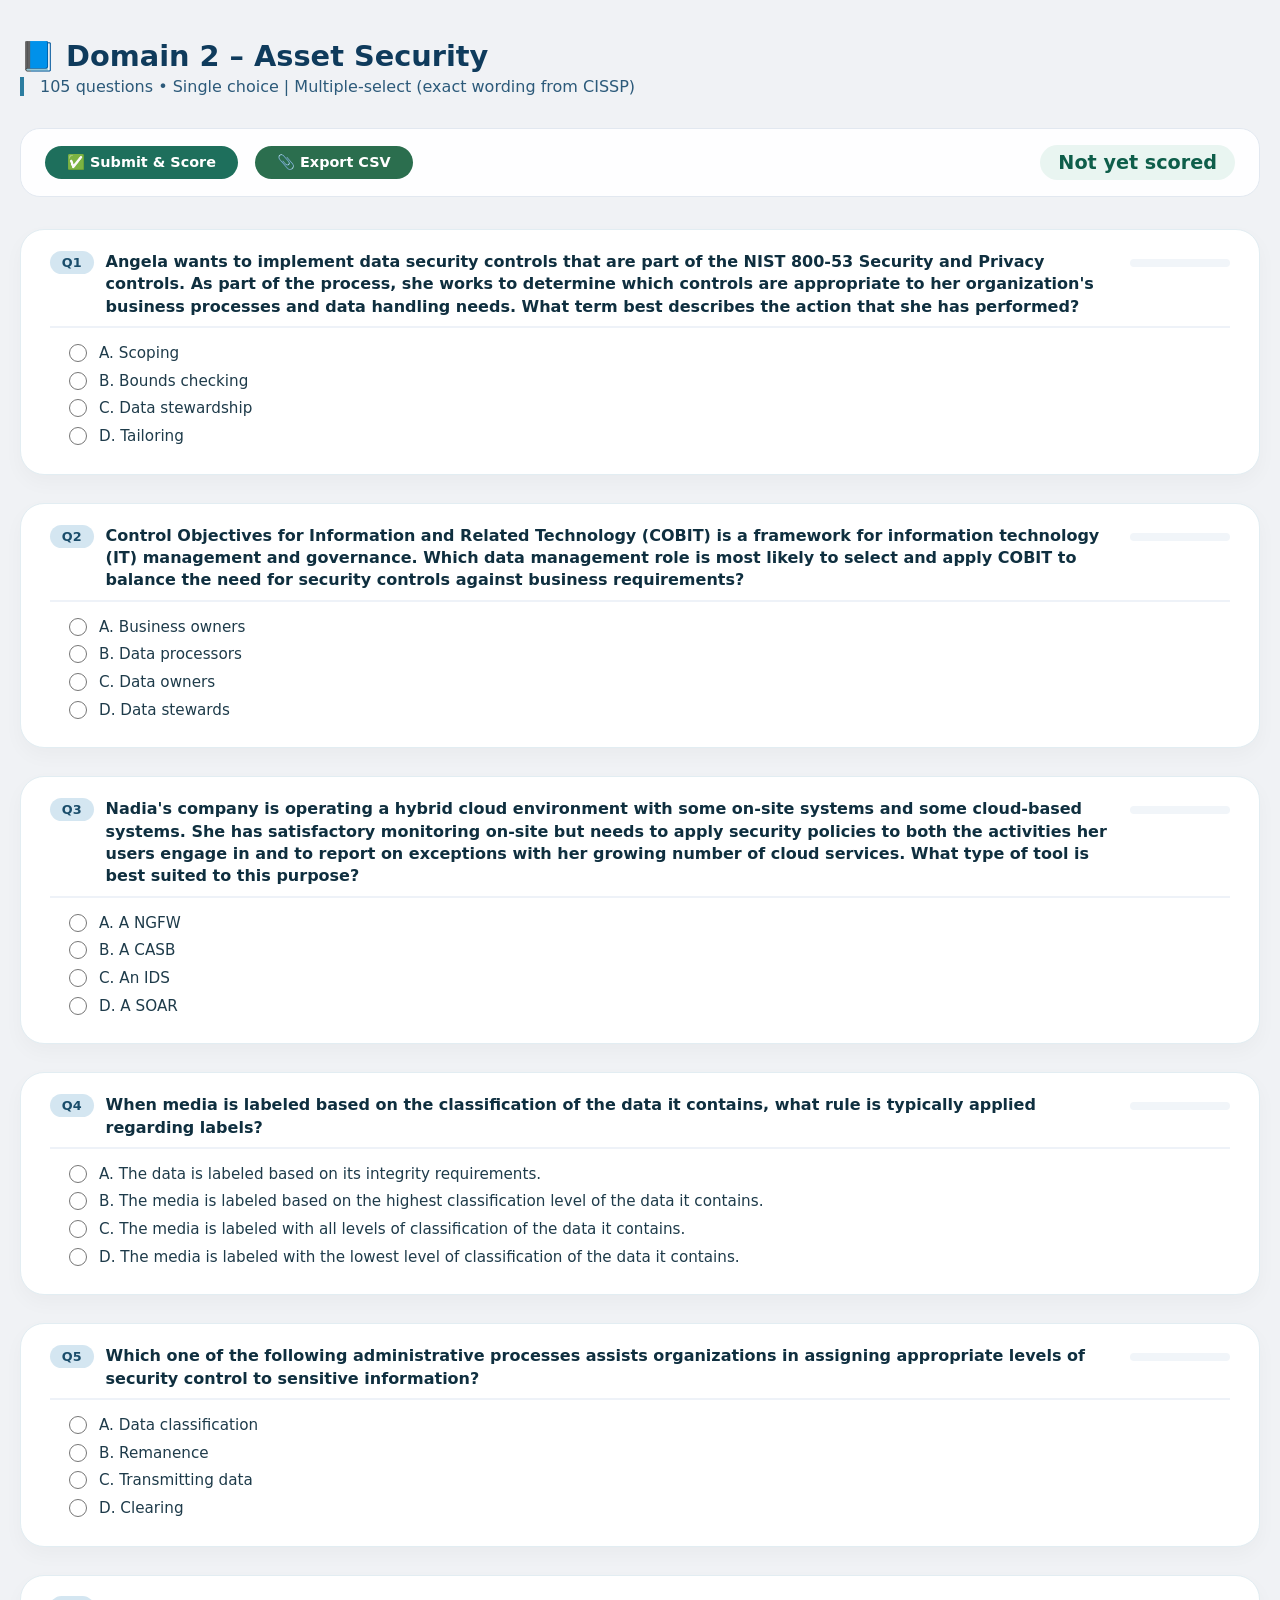
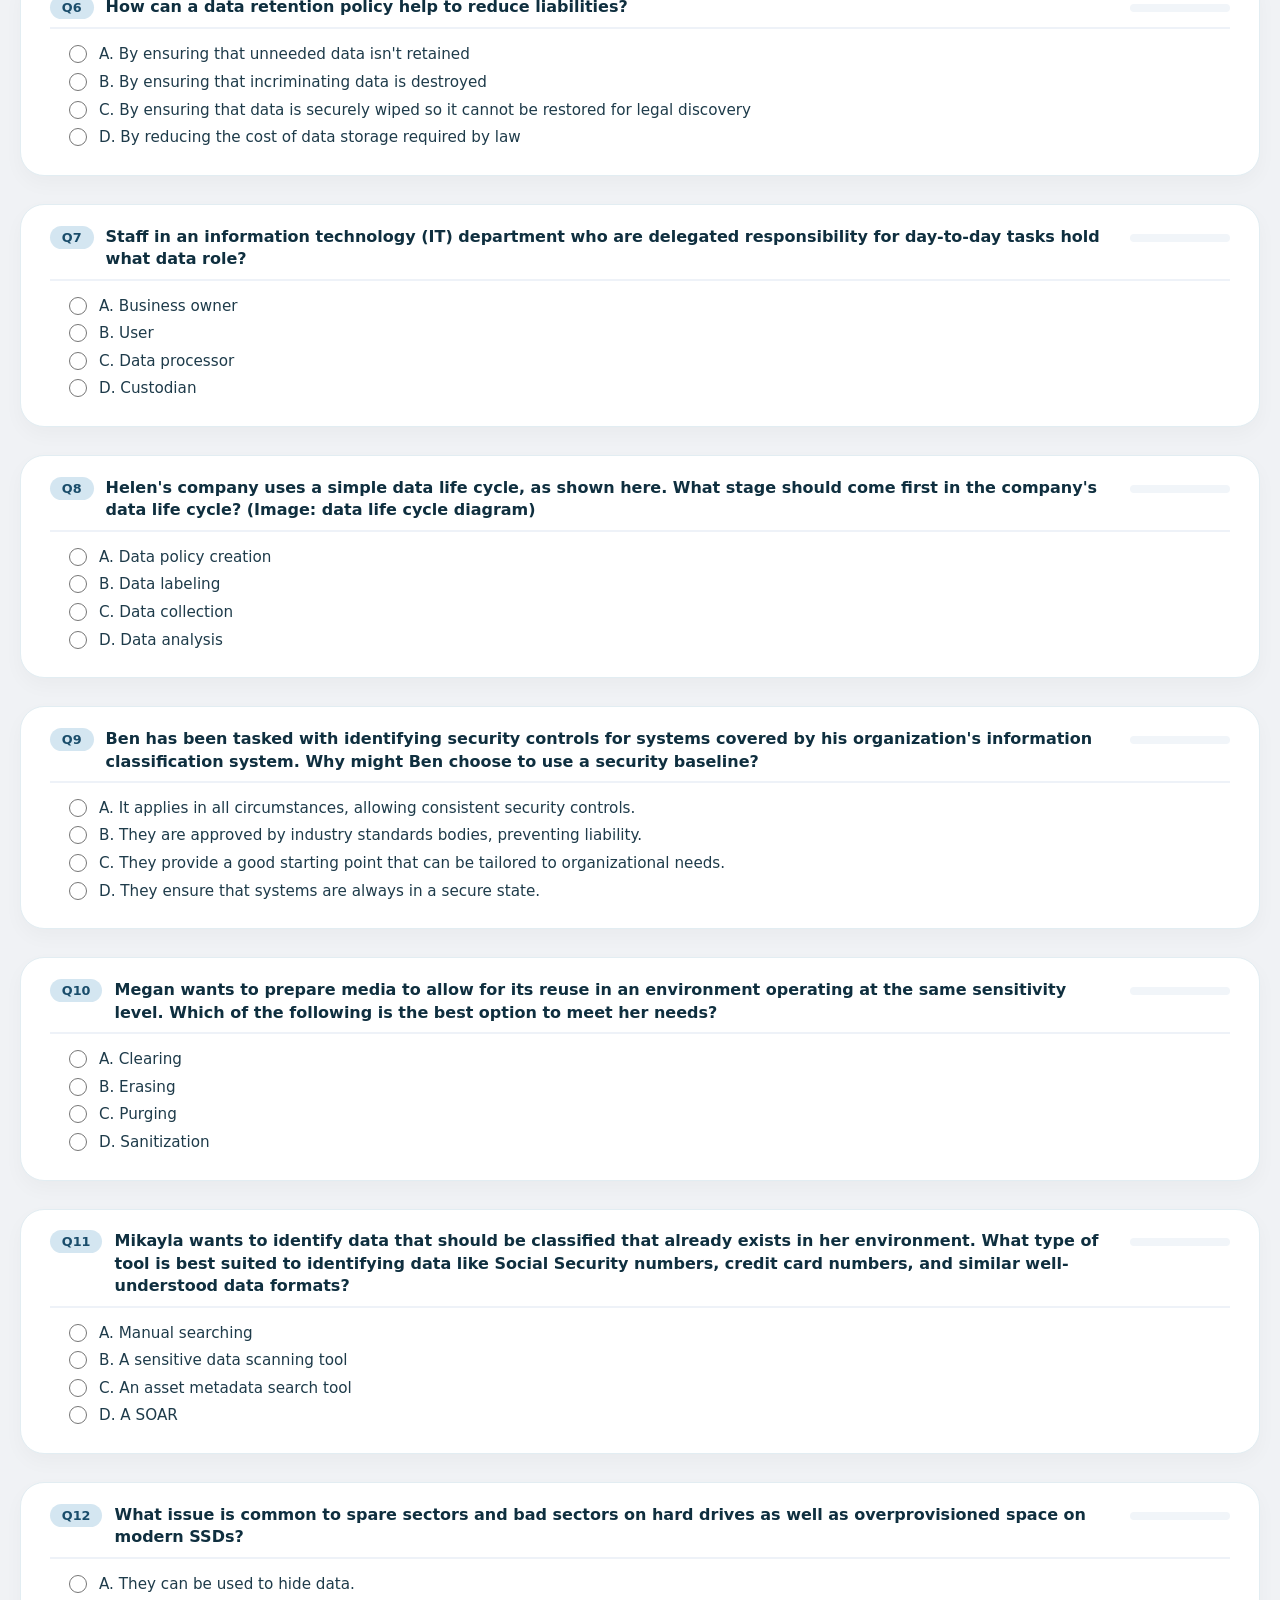
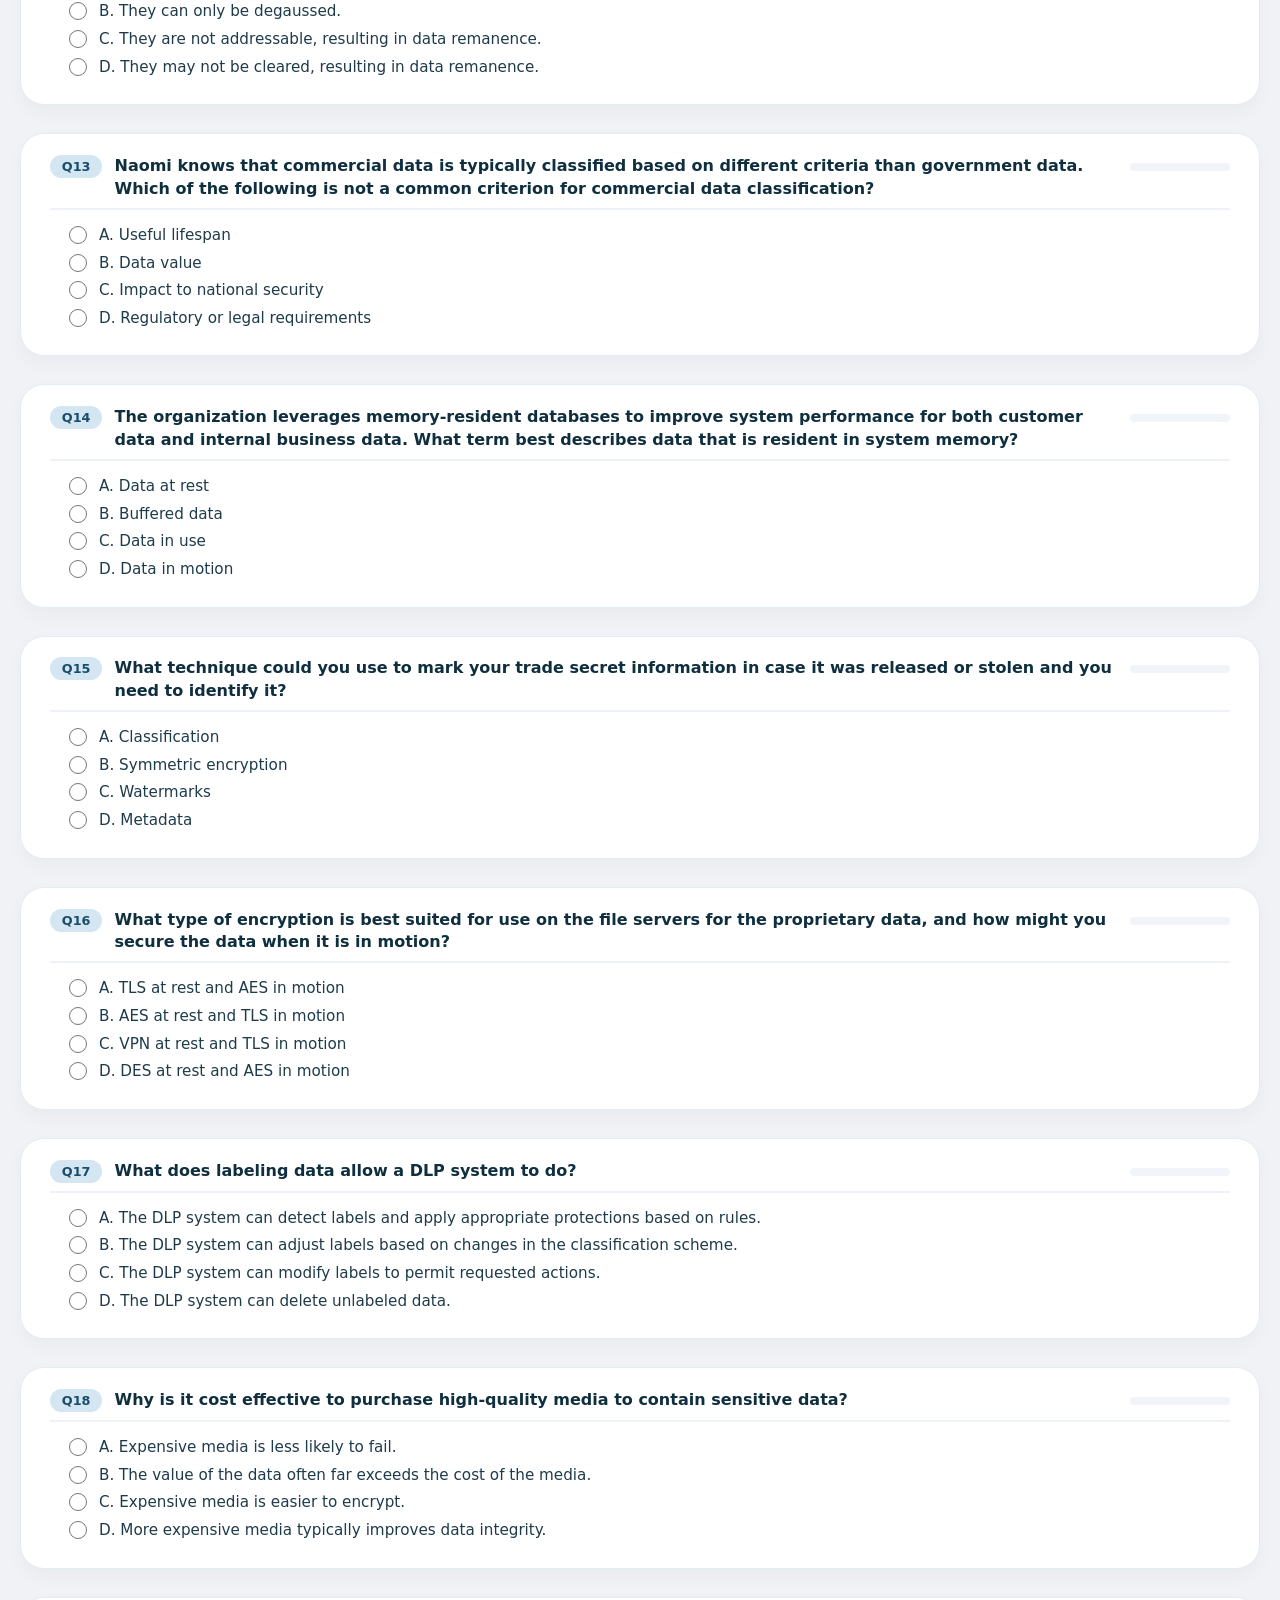
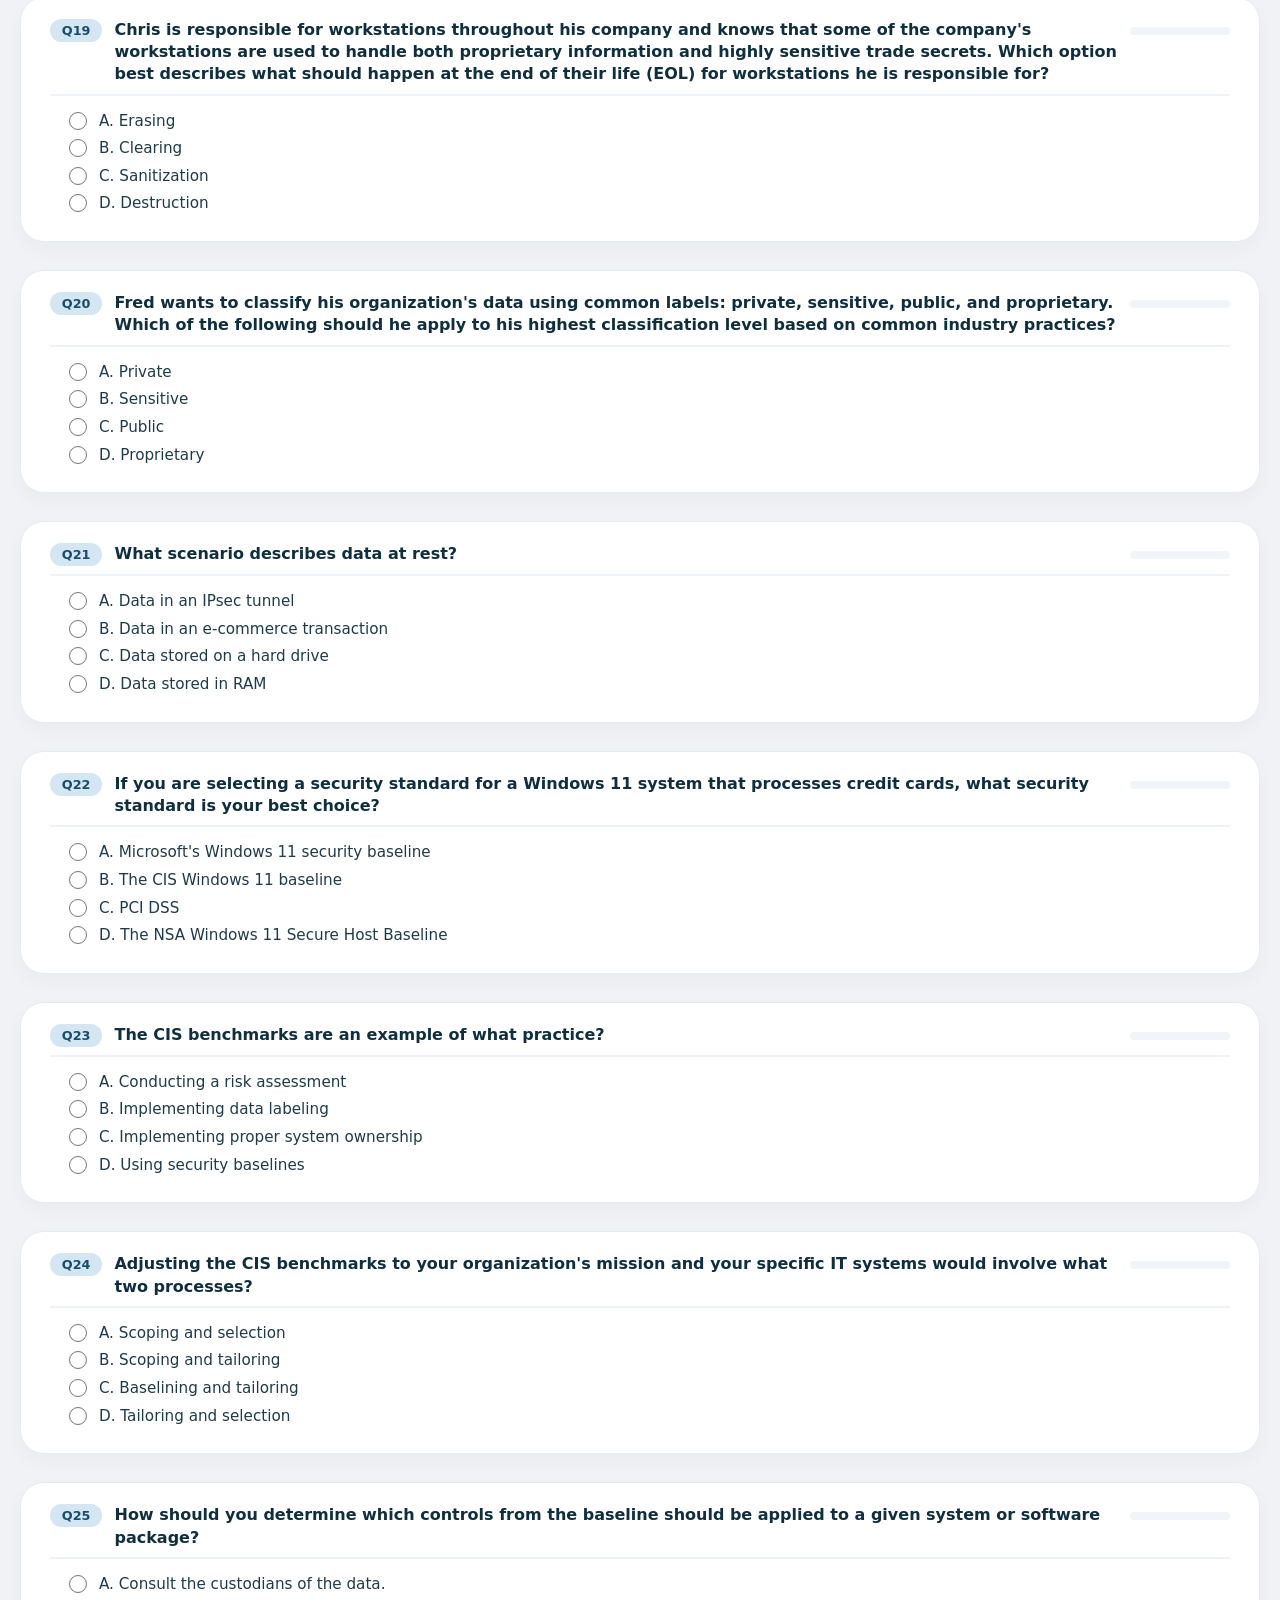
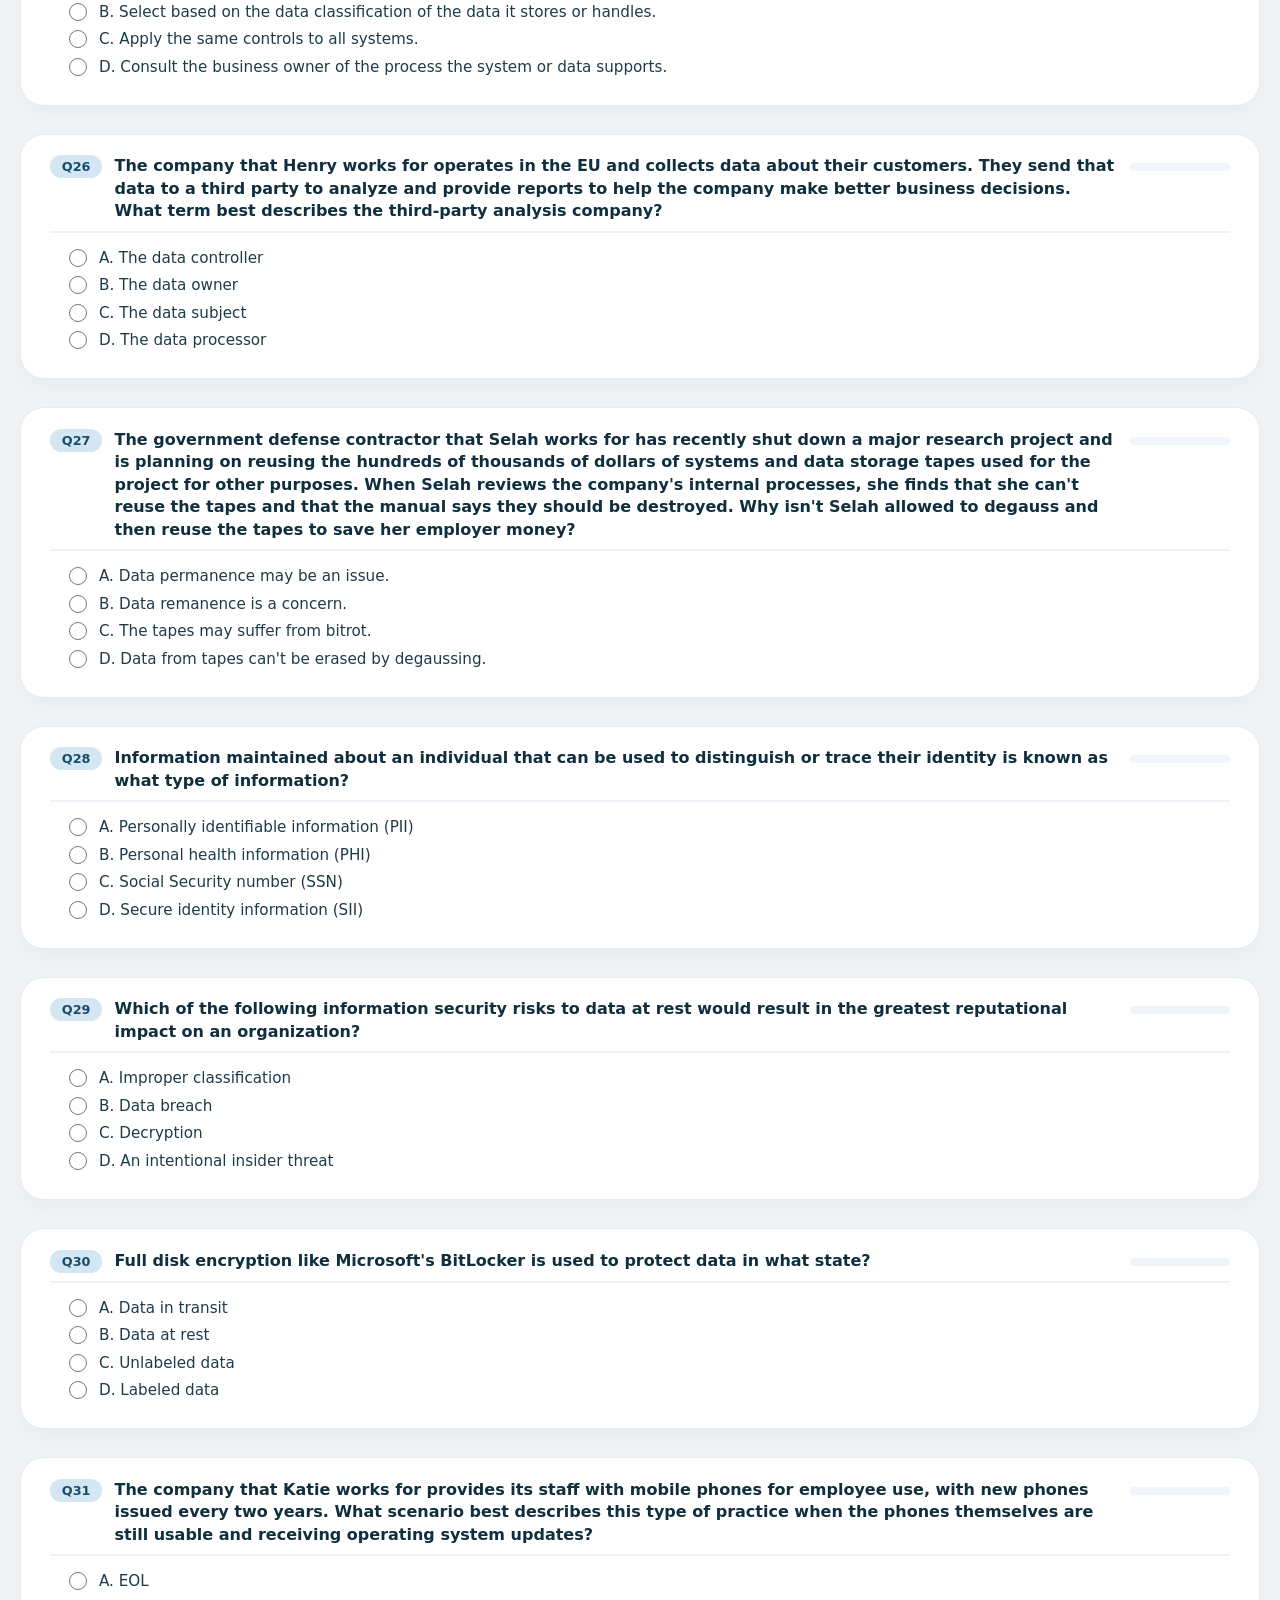
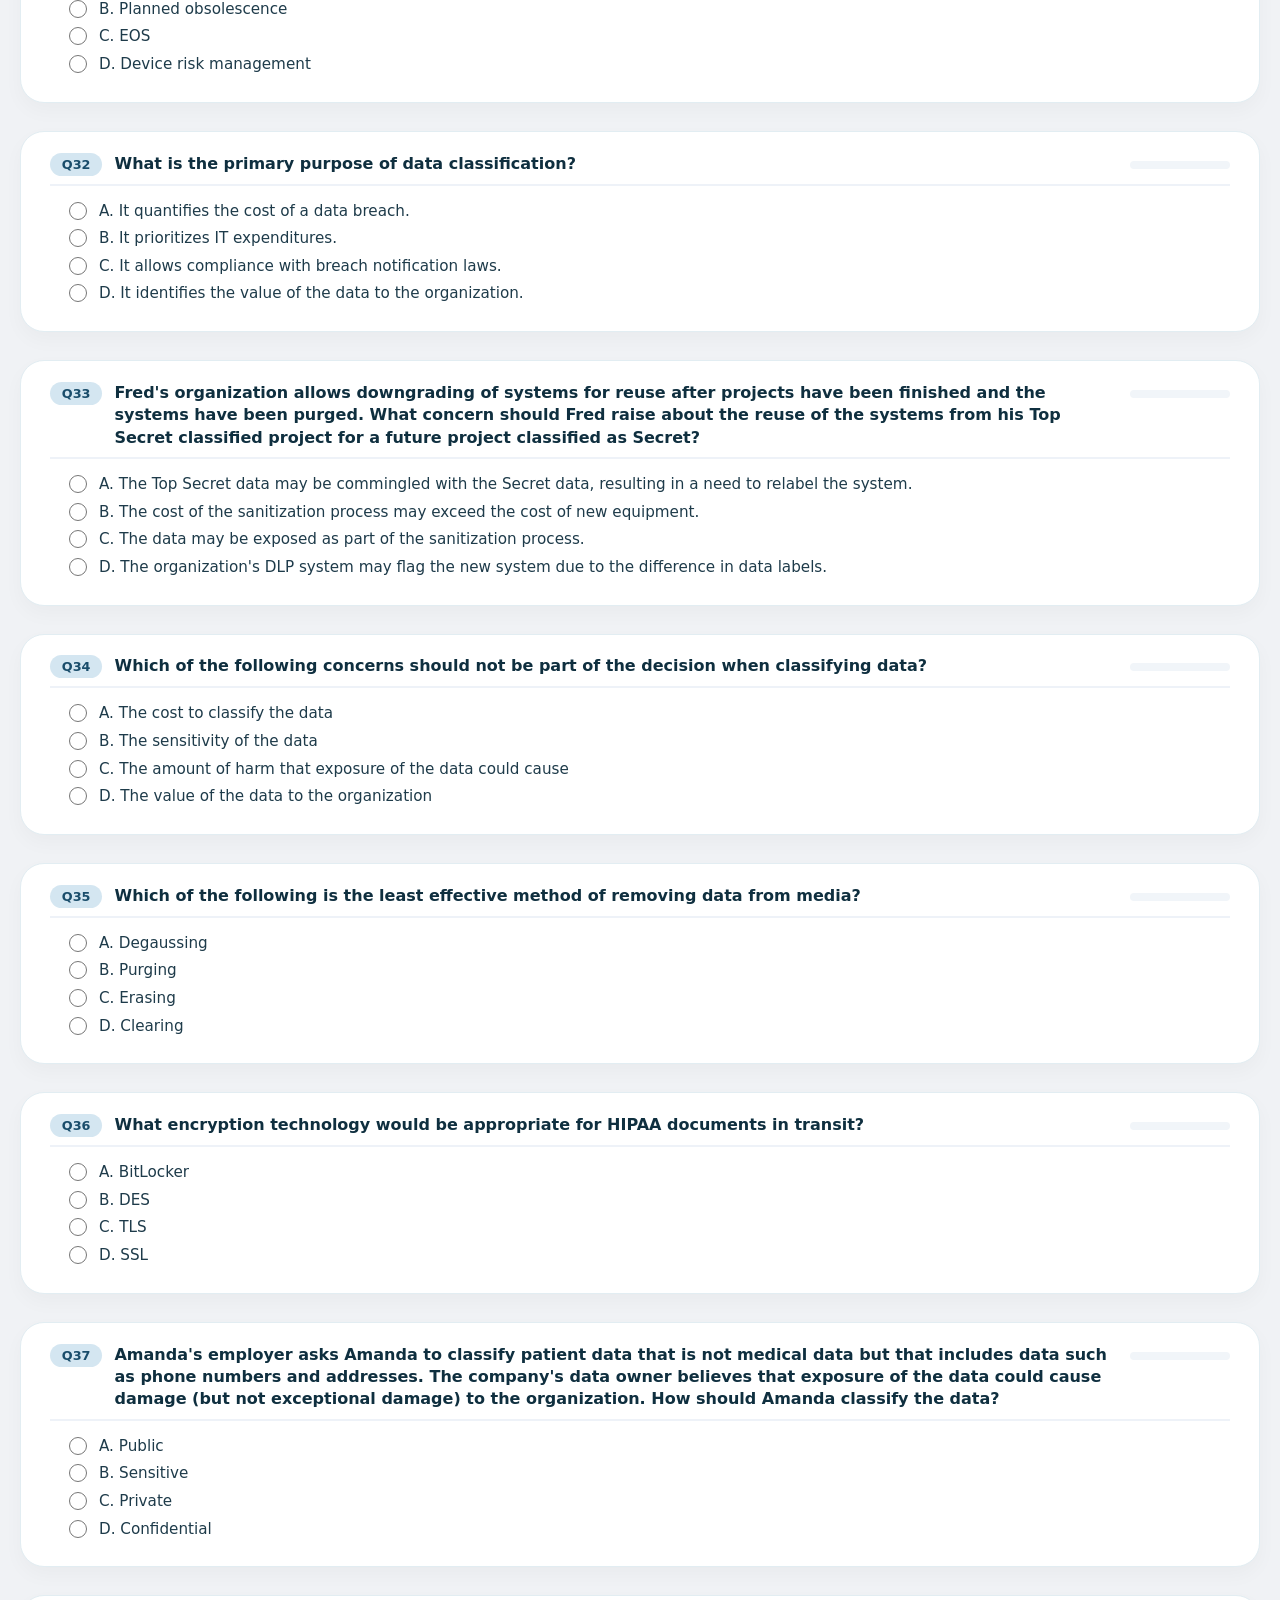
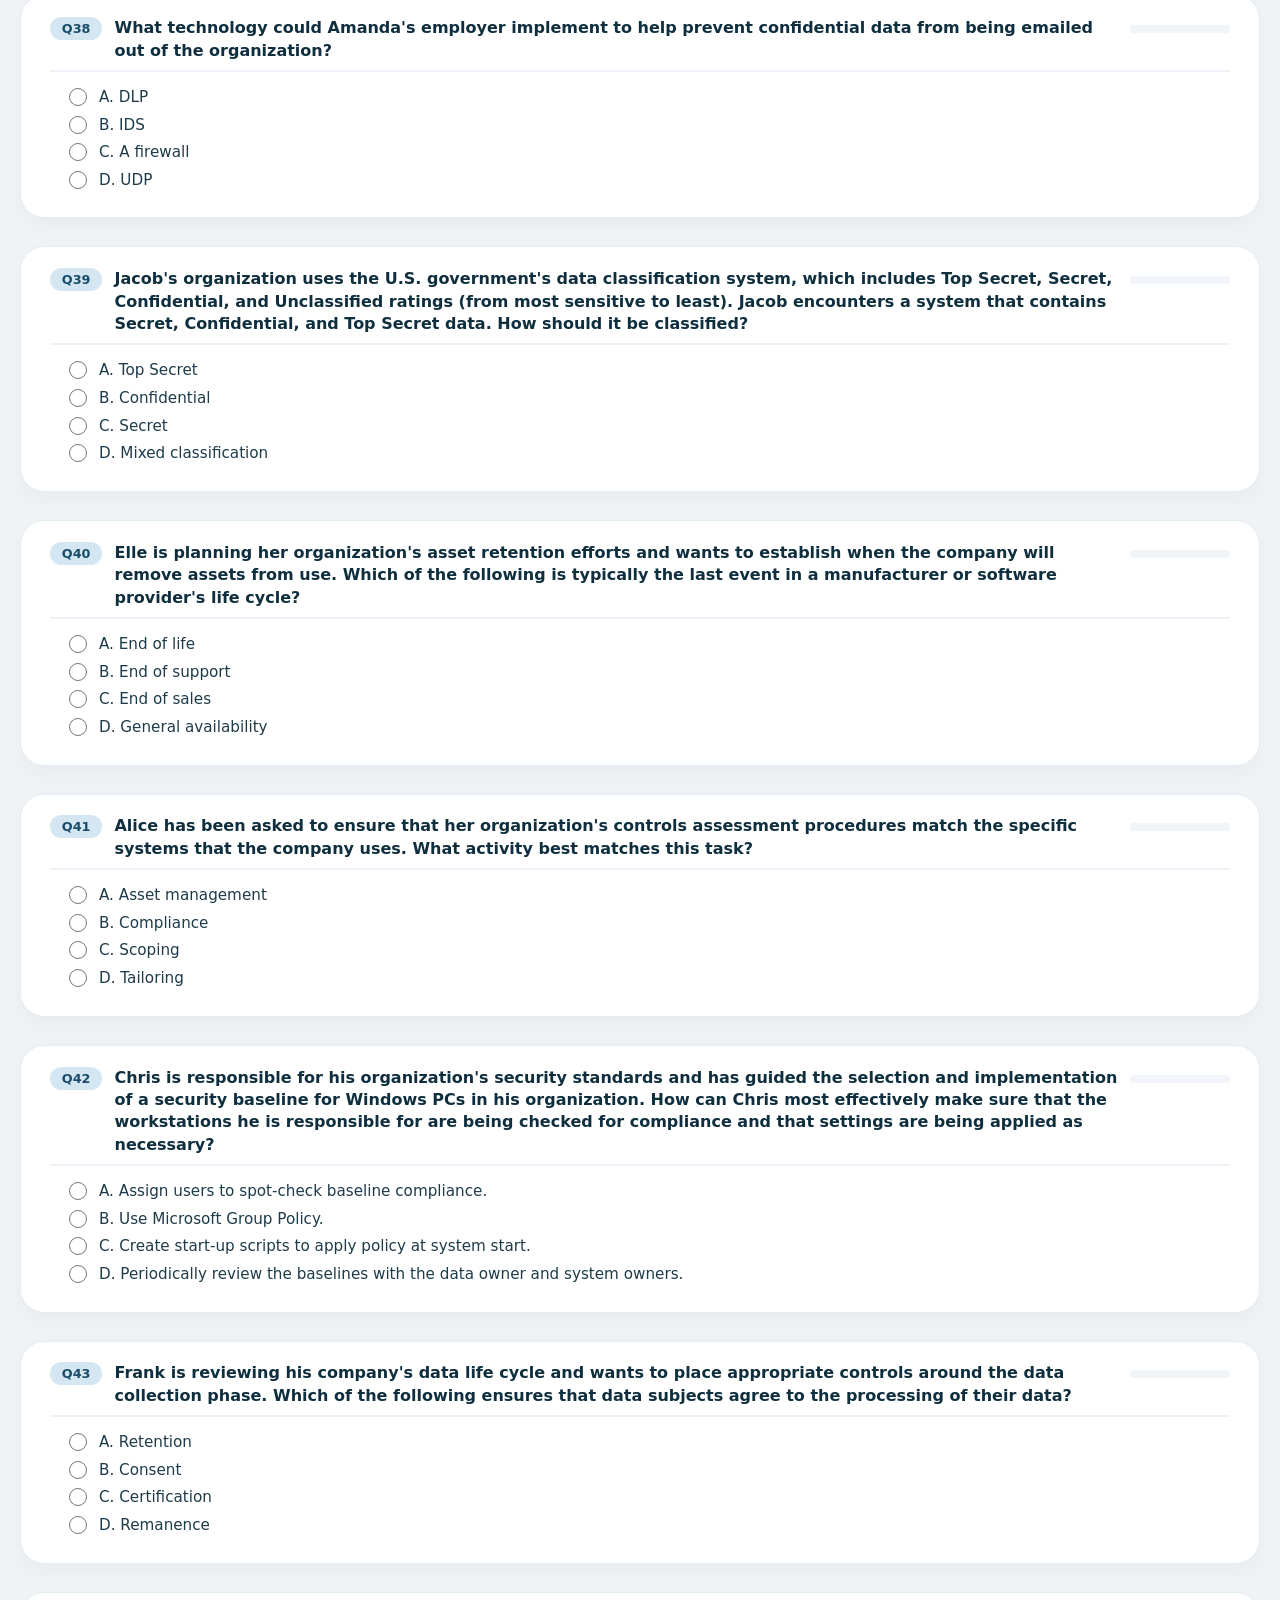
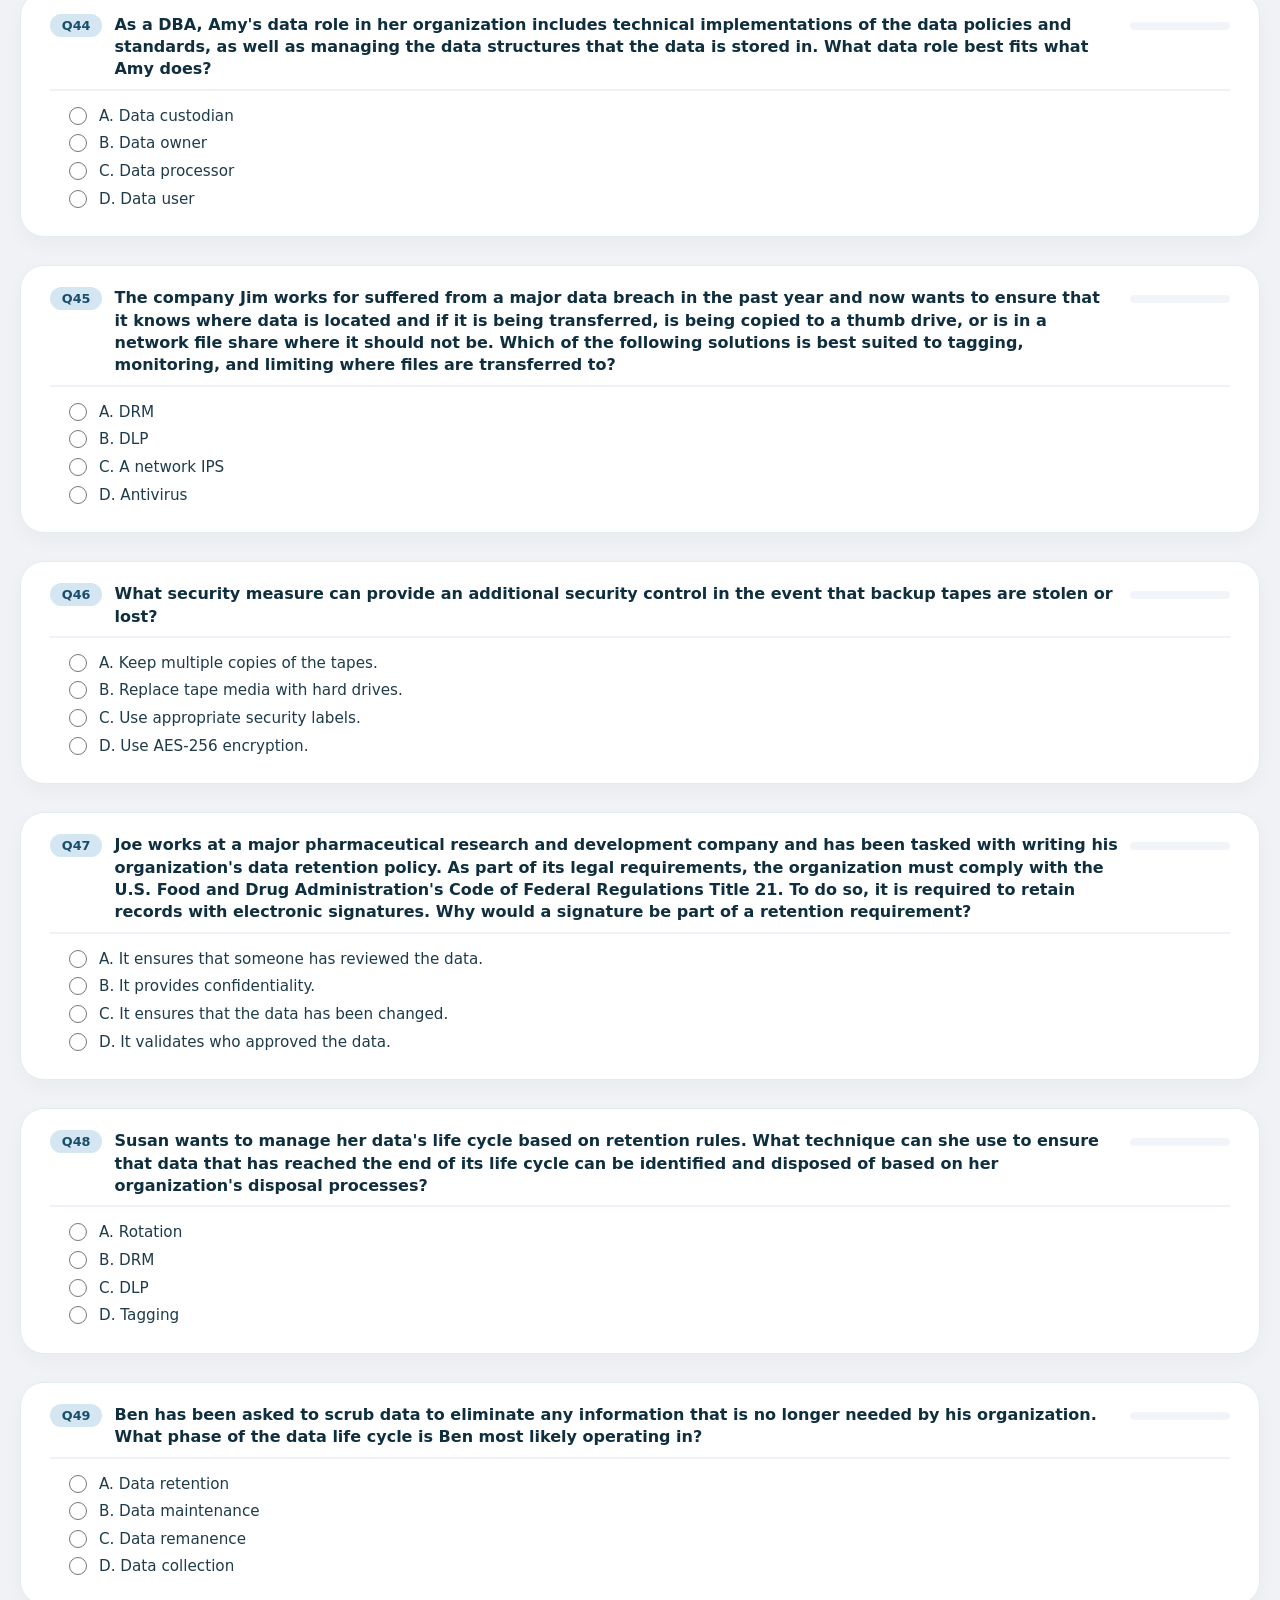
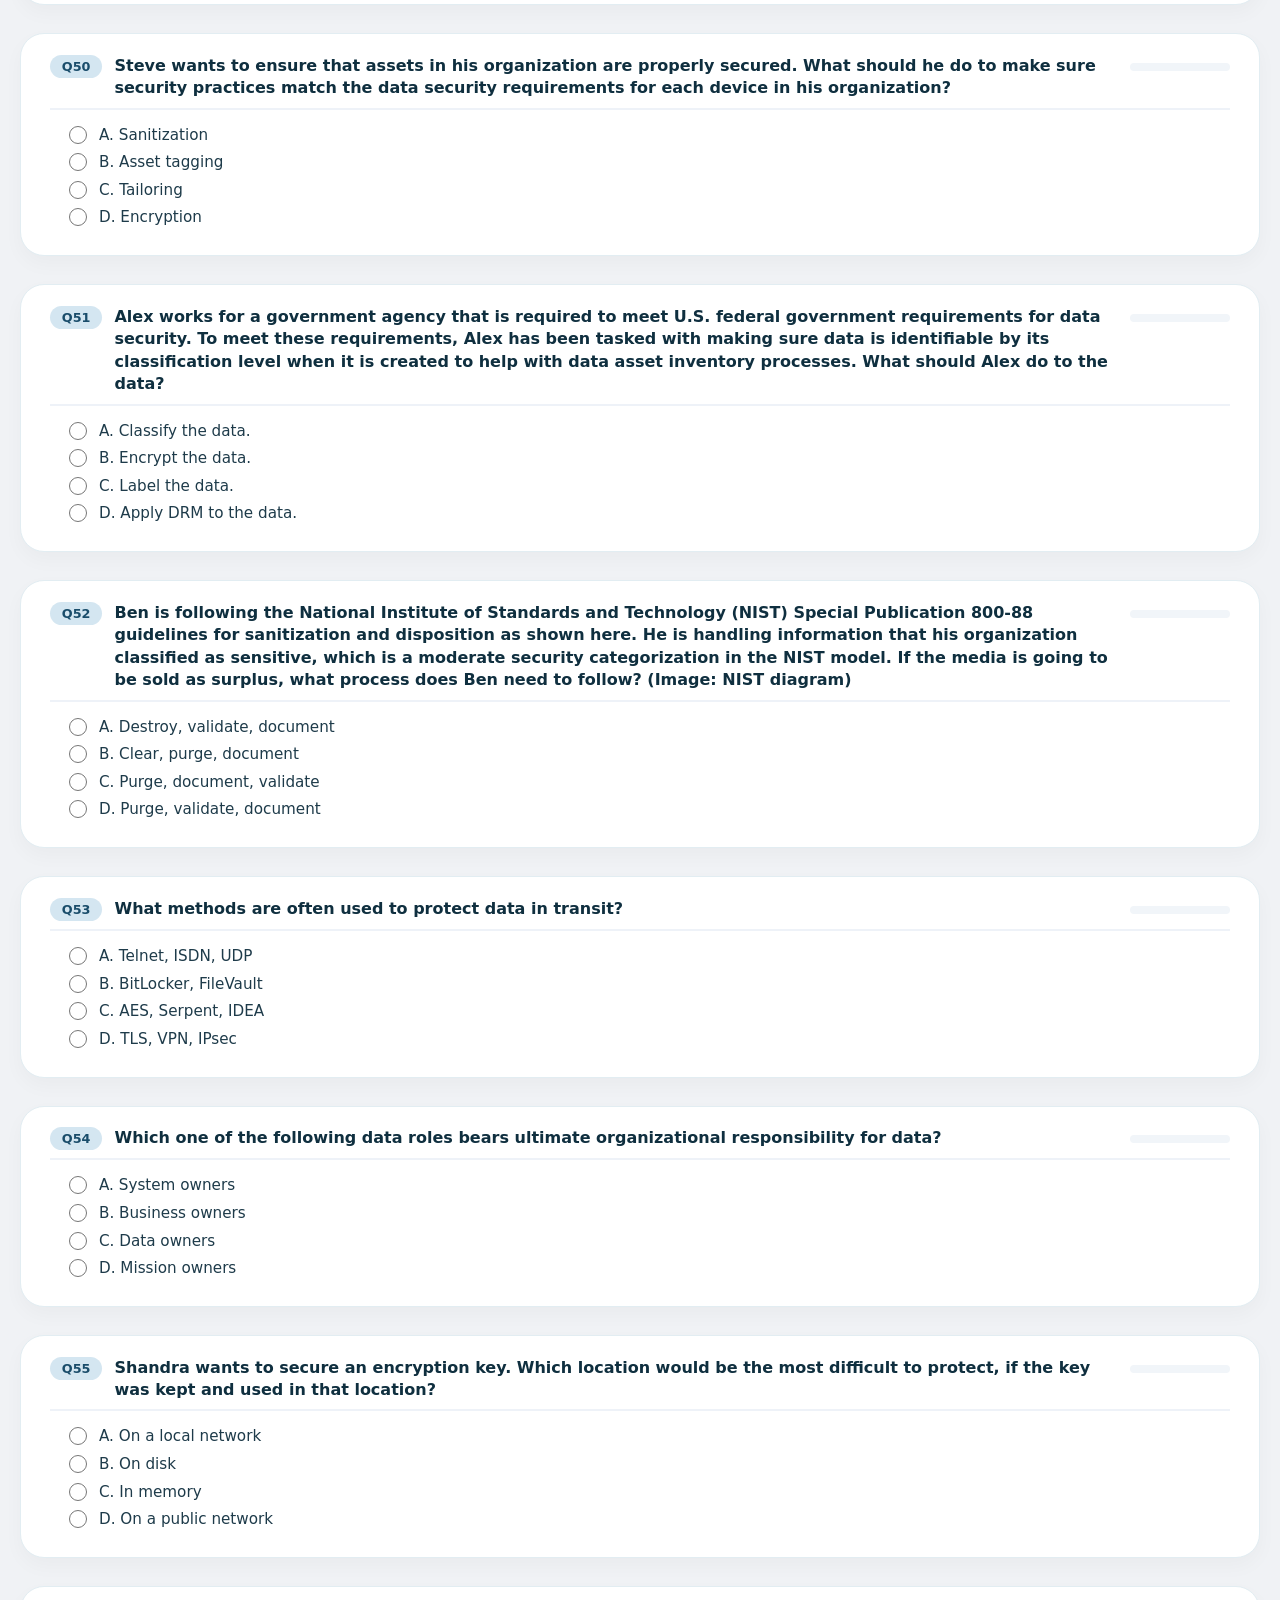
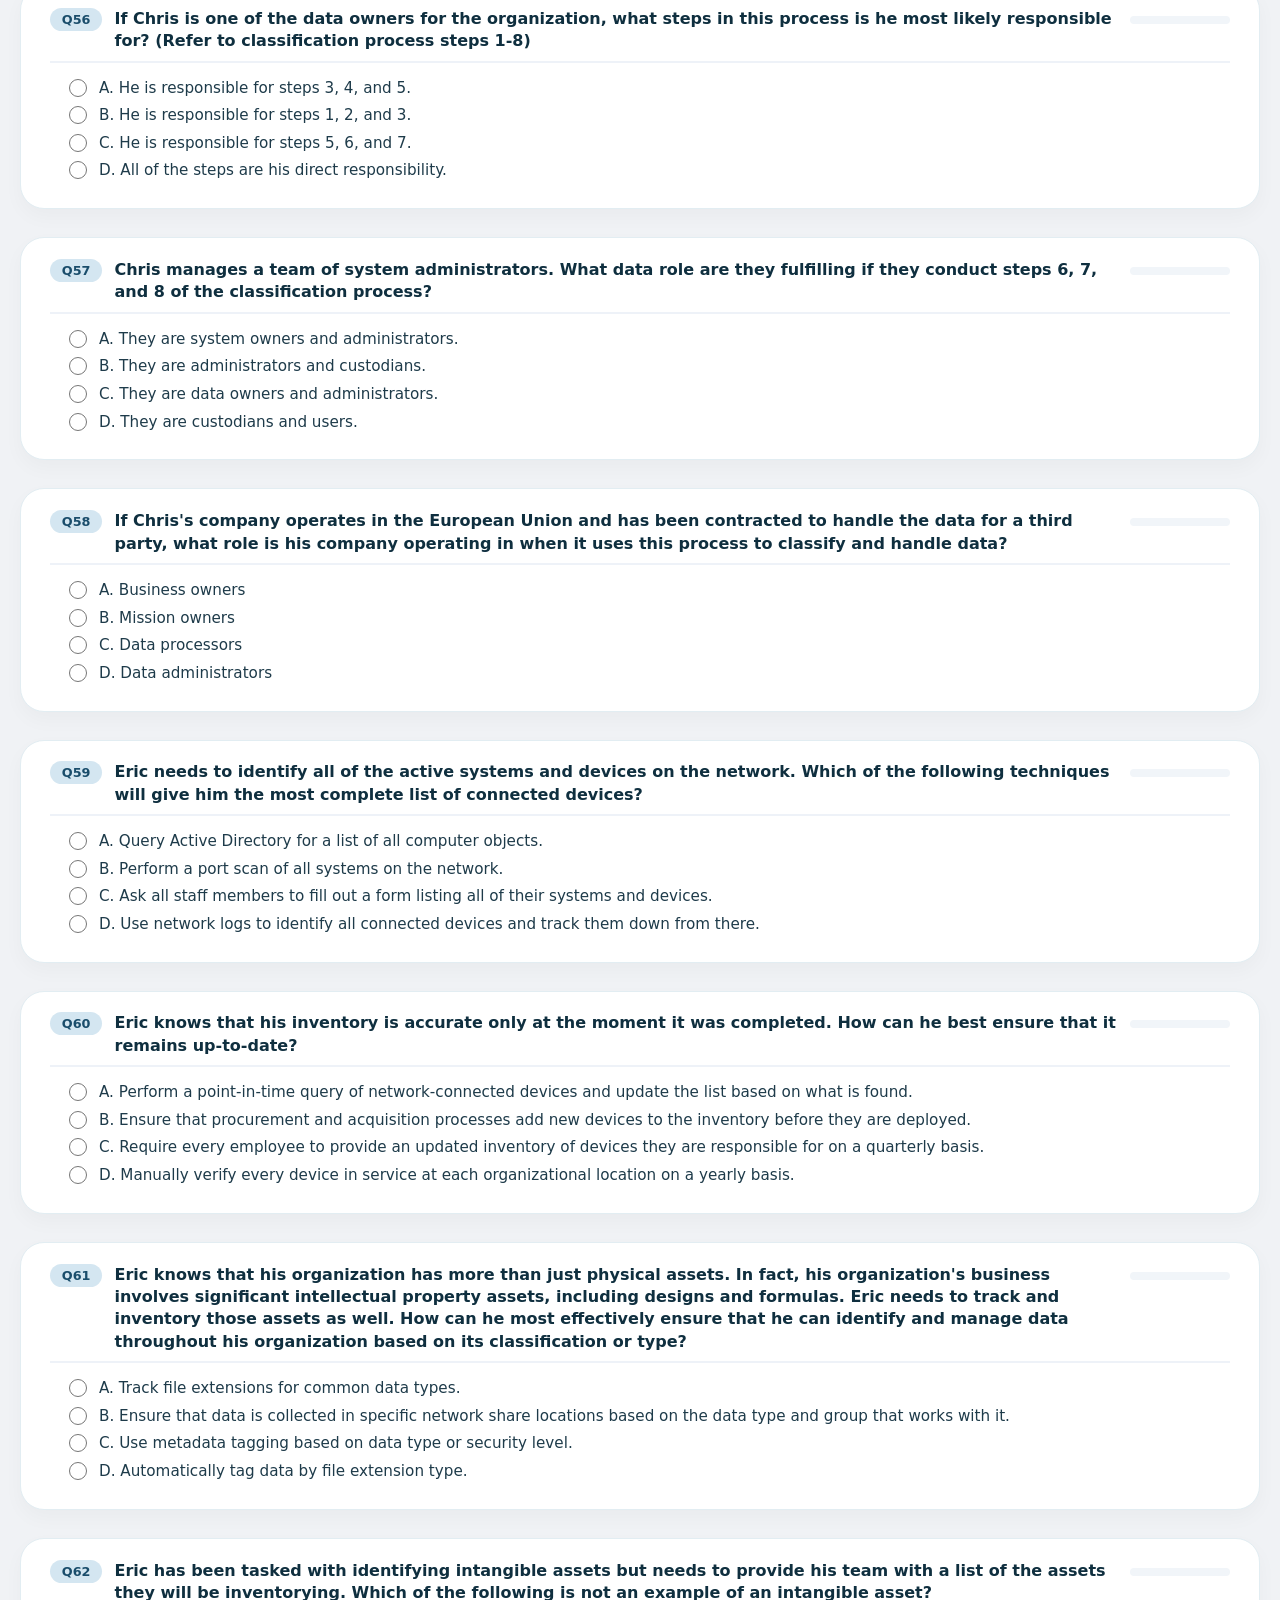
<file: isc-cissp/question-bank/isc-cissp-official-practice-tests-4th-edition/mcq/mcq-domain-02.html>
<!DOCTYPE html>
<html lang="en">

<head>
    <meta charset="UTF-8">
    <meta name="viewport" content="width=device-width, initial-scale=1.0, user-scalable=yes">
    <title>MCQ Platform – Domain 2 (Asset Security)</title>
    <style>
        * {
            box-sizing: border-box;
            font-family: system-ui, 'Segoe UI', 'Roboto', 'Helvetica Neue', sans-serif;
        }

        body {
            background: #f0f2f5;
            margin: 0;
            padding: 20px;
            color: #1e293b;
        }

        .container {
            max-width: 1400px;
            margin: 0 auto;
        }

        h1 {
            font-size: 1.8rem;
            margin-bottom: 0.25rem;
            color: #0f3b5c;
        }

        .sub {
            color: #2c5a7a;
            margin-bottom: 2rem;
            border-left: 4px solid #2c7da0;
            padding-left: 1rem;
        }

        .toolbar {
            background: white;
            border-radius: 20px;
            padding: 1rem 1.5rem;
            margin-bottom: 2rem;
            display: flex;
            flex-wrap: wrap;
            justify-content: space-between;
            align-items: center;
            gap: 15px;
            position: sticky;
            top: 10px;
            z-index: 10;
            backdrop-filter: blur(8px);
            background: rgba(255, 255, 255, 0.92);
            border: 1px solid #e2e8f0;
        }

        button {
            background: #1e6f5c;
            color: white;
            border: none;
            padding: 8px 22px;
            border-radius: 40px;
            font-weight: 600;
            font-size: 0.9rem;
            cursor: pointer;
            transition: all 0.2s;
        }

        button:hover {
            background: #0f5a49;
            transform: translateY(-1px);
        }

        .btn-export {
            background: #2b6e4e;
        }

        .score-area {
            font-size: 1.2rem;
            font-weight: 700;
            background: #e9f5f1;
            padding: 6px 18px;
            border-radius: 40px;
            color: #0e5e4a;
        }

        .questions-grid {
            display: flex;
            flex-direction: column;
            gap: 1.75rem;
        }

        .question-card {
            background: white;
            border-radius: 24px;
            padding: 1.3rem 1.8rem;
            box-shadow: 0 8px 20px rgba(0, 0, 0, 0.03);
            border: 1px solid #e2edf2;
        }

        .question-header {
            display: flex;
            gap: 12px;
            align-items: baseline;
            margin-bottom: 1rem;
            border-bottom: 2px solid #eef2f8;
            padding-bottom: 0.5rem;
        }

        .q-num {
            background: #d4e6f1;
            padding: 4px 12px;
            border-radius: 60px;
            font-weight: 700;
            font-size: 0.8rem;
            color: #1a4d6b;
        }

        .q-text {
            font-weight: 600;
            font-size: 1rem;
            line-height: 1.4;
            color: #0f2f3f;
        }

        .hashtag {
            min-width: 100px !important;
            font-size: 0.8rem;
            margin-left: auto;
            background: #f1f5f9;
            padding: 4px 12px;
            border-radius: 40px;
            font-weight: 500;
        }

        .hashtag.correct {
            background: #c8e6df;
            color: #0b5345;
        }

        .hashtag.incorrect {
            background: #f8dddd;
            color: #9b2c2c;
        }

        .hashtag.skipped {
            background: #fff3bf;
            color: #856404;
        }

        .options {
            margin: 1rem 0 0.5rem 1.2rem;
            display: flex;
            flex-direction: column;
            gap: 0.6rem;
        }

        .option {
            display: flex;
            align-items: center;
            gap: 12px;
            flex-wrap: wrap;
        }

        .option input {
            margin: 0;
            width: 18px;
            height: 18px;
            accent-color: #2c7da0;
        }

        .option label {
            font-size: 0.95rem;
            color: #1e3b4a;
        }

        .modal {
            display: none;
            position: fixed;
            top: 0;
            left: 0;
            width: 100%;
            height: 100%;
            background: rgba(0, 0, 0, 0.5);
            z-index: 1000;
            justify-content: center;
            align-items: center;
        }

        .modal-content {
            background: white;
            border-radius: 28px;
            max-width: 90%;
            width: 1200px;
            max-height: 85%;
            overflow: auto;
            padding: 1.5rem;
            position: relative;
            box-shadow: 0 20px 35px rgba(0, 0, 0, 0.2);
        }

        .close-modal {
            position: absolute;
            top: 12px;
            right: 20px;
            font-size: 28px;
            cursor: pointer;
            color: #777;
        }

        .result-table {
            width: 100%;
            border-collapse: collapse;
            font-size: 0.8rem;
            background: white;
        }

        .result-table th,
        .result-table td {
            border: 1px solid #d4dee5;
            padding: 10px 8px;
            text-align: left;
            vertical-align: top;
        }

        .result-table th {
            background: #eef3f7;
        }

        footer {
            margin-top: 2rem;
            text-align: center;
            font-size: 0.75rem;
            color: #5b7c93;
        }
    </style>
</head>

<body>
    <div class="container">
        <h1>📘 Domain 2 – Asset Security</h1>
        <div class="sub">105 questions • Single choice | Multiple‑select (exact wording from CISSP)</div>

        <div class="toolbar">
            <div>
                <button id="submitBtn">✅ Submit & Score</button>
                <button id="exportBtn" class="btn-export" style="margin-left: 12px;">📎 Export CSV</button>
            </div>
            <div class="score-area" id="scoreDisplay">Not yet scored</div>
        </div>

        <div id="questionsContainer" class="questions-grid"></div>
        <footer>MCQ Platform — Domain 2. Hashtags appear after submission: ✅ correct / ❌ incorrect / ⚪ skipped.</footer>
    </div>

    <div id="summaryModal" class="modal">
        <div class="modal-content">
            <span class="close-modal">&times;</span>
            <h3 id="modalTitle">Detailed Report</h3>
            <div id="modalBody"></div>
            <button id="modalExportBtn" class="btn-export" style="margin-top: 12px;">📎 Export CSV from Modal</button>
        </div>
    </div>

    <script>
        // --------------------------------------------------------------
        // EXACT QUESTIONS AND OPTIONS (NO REPHRASING) – DOMAIN 2
        // Based on official CISSP practice questions
        // --------------------------------------------------------------
        const questionsData = [
            { id: 1, text: "Angela wants to implement data security controls that are part of the NIST 800-53 Security and Privacy controls. As part of the process, she works to determine which controls are appropriate to her organization's business processes and data handling needs. What term best describes the action that she has performed?", options: ["A. Scoping", "B. Bounds checking", "C. Data stewardship", "D. Tailoring"] },
            { id: 2, text: "Control Objectives for Information and Related Technology (COBIT) is a framework for information technology (IT) management and governance. Which data management role is most likely to select and apply COBIT to balance the need for security controls against business requirements?", options: ["A. Business owners", "B. Data processors", "C. Data owners", "D. Data stewards"] },
            { id: 3, text: "Nadia's company is operating a hybrid cloud environment with some on-site systems and some cloud-based systems. She has satisfactory monitoring on-site but needs to apply security policies to both the activities her users engage in and to report on exceptions with her growing number of cloud services. What type of tool is best suited to this purpose?", options: ["A. A NGFW", "B. A CASB", "C. An IDS", "D. A SOAR"] },
            { id: 4, text: "When media is labeled based on the classification of the data it contains, what rule is typically applied regarding labels?", options: ["A. The data is labeled based on its integrity requirements.", "B. The media is labeled based on the highest classification level of the data it contains.", "C. The media is labeled with all levels of classification of the data it contains.", "D. The media is labeled with the lowest level of classification of the data it contains."] },
            { id: 5, text: "Which one of the following administrative processes assists organizations in assigning appropriate levels of security control to sensitive information?", options: ["A. Data classification", "B. Remanence", "C. Transmitting data", "D. Clearing"] },
            { id: 6, text: "How can a data retention policy help to reduce liabilities?", options: ["A. By ensuring that unneeded data isn't retained", "B. By ensuring that incriminating data is destroyed", "C. By ensuring that data is securely wiped so it cannot be restored for legal discovery", "D. By reducing the cost of data storage required by law"] },
            { id: 7, text: "Staff in an information technology (IT) department who are delegated responsibility for day-to-day tasks hold what data role?", options: ["A. Business owner", "B. User", "C. Data processor", "D. Custodian"] },
            { id: 8, text: "Helen's company uses a simple data life cycle, as shown here. What stage should come first in the company's data life cycle? (Image: data life cycle diagram)", options: ["A. Data policy creation", "B. Data labeling", "C. Data collection", "D. Data analysis"] },
            { id: 9, text: "Ben has been tasked with identifying security controls for systems covered by his organization's information classification system. Why might Ben choose to use a security baseline?", options: ["A. It applies in all circumstances, allowing consistent security controls.", "B. They are approved by industry standards bodies, preventing liability.", "C. They provide a good starting point that can be tailored to organizational needs.", "D. They ensure that systems are always in a secure state."] },
            { id: 10, text: "Megan wants to prepare media to allow for its reuse in an environment operating at the same sensitivity level. Which of the following is the best option to meet her needs?", options: ["A. Clearing", "B. Erasing", "C. Purging", "D. Sanitization"] },
            { id: 11, text: "Mikayla wants to identify data that should be classified that already exists in her environment. What type of tool is best suited to identifying data like Social Security numbers, credit card numbers, and similar well-understood data formats?", options: ["A. Manual searching", "B. A sensitive data scanning tool", "C. An asset metadata search tool", "D. A SOAR"] },
            { id: 12, text: "What issue is common to spare sectors and bad sectors on hard drives as well as overprovisioned space on modern SSDs?", options: ["A. They can be used to hide data.", "B. They can only be degaussed.", "C. They are not addressable, resulting in data remanence.", "D. They may not be cleared, resulting in data remanence."] },
            { id: 13, text: "Naomi knows that commercial data is typically classified based on different criteria than government data. Which of the following is not a common criterion for commercial data classification?", options: ["A. Useful lifespan", "B. Data value", "C. Impact to national security", "D. Regulatory or legal requirements"] },
            { id: 14, text: "The organization leverages memory-resident databases to improve system performance for both customer data and internal business data. What term best describes data that is resident in system memory?", options: ["A. Data at rest", "B. Buffered data", "C. Data in use", "D. Data in motion"] },
            { id: 15, text: "What technique could you use to mark your trade secret information in case it was released or stolen and you need to identify it?", options: ["A. Classification", "B. Symmetric encryption", "C. Watermarks", "D. Metadata"] },
            { id: 16, text: "What type of encryption is best suited for use on the file servers for the proprietary data, and how might you secure the data when it is in motion?", options: ["A. TLS at rest and AES in motion", "B. AES at rest and TLS in motion", "C. VPN at rest and TLS in motion", "D. DES at rest and AES in motion"] },
            { id: 17, text: "What does labeling data allow a DLP system to do?", options: ["A. The DLP system can detect labels and apply appropriate protections based on rules.", "B. The DLP system can adjust labels based on changes in the classification scheme.", "C. The DLP system can modify labels to permit requested actions.", "D. The DLP system can delete unlabeled data."] },
            { id: 18, text: "Why is it cost effective to purchase high-quality media to contain sensitive data?", options: ["A. Expensive media is less likely to fail.", "B. The value of the data often far exceeds the cost of the media.", "C. Expensive media is easier to encrypt.", "D. More expensive media typically improves data integrity."] },
            { id: 19, text: "Chris is responsible for workstations throughout his company and knows that some of the company's workstations are used to handle both proprietary information and highly sensitive trade secrets. Which option best describes what should happen at the end of their life (EOL) for workstations he is responsible for?", options: ["A. Erasing", "B. Clearing", "C. Sanitization", "D. Destruction"] },
            { id: 20, text: "Fred wants to classify his organization's data using common labels: private, sensitive, public, and proprietary. Which of the following should he apply to his highest classification level based on common industry practices?", options: ["A. Private", "B. Sensitive", "C. Public", "D. Proprietary"] },
            { id: 21, text: "What scenario describes data at rest?", options: ["A. Data in an IPsec tunnel", "B. Data in an e-commerce transaction", "C. Data stored on a hard drive", "D. Data stored in RAM"] },
            { id: 22, text: "If you are selecting a security standard for a Windows 11 system that processes credit cards, what security standard is your best choice?", options: ["A. Microsoft's Windows 11 security baseline", "B. The CIS Windows 11 baseline", "C. PCI DSS", "D. The NSA Windows 11 Secure Host Baseline"] },
            { id: 23, text: "The CIS benchmarks are an example of what practice?", options: ["A. Conducting a risk assessment", "B. Implementing data labeling", "C. Implementing proper system ownership", "D. Using security baselines"] },
            { id: 24, text: "Adjusting the CIS benchmarks to your organization's mission and your specific IT systems would involve what two processes?", options: ["A. Scoping and selection", "B. Scoping and tailoring", "C. Baselining and tailoring", "D. Tailoring and selection"] },
            { id: 25, text: "How should you determine which controls from the baseline should be applied to a given system or software package?", options: ["A. Consult the custodians of the data.", "B. Select based on the data classification of the data it stores or handles.", "C. Apply the same controls to all systems.", "D. Consult the business owner of the process the system or data supports."] },
            { id: 26, text: "The company that Henry works for operates in the EU and collects data about their customers. They send that data to a third party to analyze and provide reports to help the company make better business decisions. What term best describes the third-party analysis company?", options: ["A. The data controller", "B. The data owner", "C. The data subject", "D. The data processor"] },
            { id: 27, text: "The government defense contractor that Selah works for has recently shut down a major research project and is planning on reusing the hundreds of thousands of dollars of systems and data storage tapes used for the project for other purposes. When Selah reviews the company's internal processes, she finds that she can't reuse the tapes and that the manual says they should be destroyed. Why isn't Selah allowed to degauss and then reuse the tapes to save her employer money?", options: ["A. Data permanence may be an issue.", "B. Data remanence is a concern.", "C. The tapes may suffer from bitrot.", "D. Data from tapes can't be erased by degaussing."] },
            { id: 28, text: "Information maintained about an individual that can be used to distinguish or trace their identity is known as what type of information?", options: ["A. Personally identifiable information (PII)", "B. Personal health information (PHI)", "C. Social Security number (SSN)", "D. Secure identity information (SII)"] },
            { id: 29, text: "Which of the following information security risks to data at rest would result in the greatest reputational impact on an organization?", options: ["A. Improper classification", "B. Data breach", "C. Decryption", "D. An intentional insider threat"] },
            { id: 30, text: "Full disk encryption like Microsoft's BitLocker is used to protect data in what state?", options: ["A. Data in transit", "B. Data at rest", "C. Unlabeled data", "D. Labeled data"] },
            { id: 31, text: "The company that Katie works for provides its staff with mobile phones for employee use, with new phones issued every two years. What scenario best describes this type of practice when the phones themselves are still usable and receiving operating system updates?", options: ["A. EOL", "B. Planned obsolescence", "C. EOS", "D. Device risk management"] },
            { id: 32, text: "What is the primary purpose of data classification?", options: ["A. It quantifies the cost of a data breach.", "B. It prioritizes IT expenditures.", "C. It allows compliance with breach notification laws.", "D. It identifies the value of the data to the organization."] },
            { id: 33, text: "Fred's organization allows downgrading of systems for reuse after projects have been finished and the systems have been purged. What concern should Fred raise about the reuse of the systems from his Top Secret classified project for a future project classified as Secret?", options: ["A. The Top Secret data may be commingled with the Secret data, resulting in a need to relabel the system.", "B. The cost of the sanitization process may exceed the cost of new equipment.", "C. The data may be exposed as part of the sanitization process.", "D. The organization's DLP system may flag the new system due to the difference in data labels."] },
            { id: 34, text: "Which of the following concerns should not be part of the decision when classifying data?", options: ["A. The cost to classify the data", "B. The sensitivity of the data", "C. The amount of harm that exposure of the data could cause", "D. The value of the data to the organization"] },
            { id: 35, text: "Which of the following is the least effective method of removing data from media?", options: ["A. Degaussing", "B. Purging", "C. Erasing", "D. Clearing"] },
            { id: 36, text: "What encryption technology would be appropriate for HIPAA documents in transit?", options: ["A. BitLocker", "B. DES", "C. TLS", "D. SSL"] },
            { id: 37, text: "Amanda's employer asks Amanda to classify patient data that is not medical data but that includes data such as phone numbers and addresses. The company's data owner believes that exposure of the data could cause damage (but not exceptional damage) to the organization. How should Amanda classify the data?", options: ["A. Public", "B. Sensitive", "C. Private", "D. Confidential"] },
            { id: 38, text: "What technology could Amanda's employer implement to help prevent confidential data from being emailed out of the organization?", options: ["A. DLP", "B. IDS", "C. A firewall", "D. UDP"] },
            { id: 39, text: "Jacob's organization uses the U.S. government's data classification system, which includes Top Secret, Secret, Confidential, and Unclassified ratings (from most sensitive to least). Jacob encounters a system that contains Secret, Confidential, and Top Secret data. How should it be classified?", options: ["A. Top Secret", "B. Confidential", "C. Secret", "D. Mixed classification"] },
            { id: 40, text: "Elle is planning her organization's asset retention efforts and wants to establish when the company will remove assets from use. Which of the following is typically the last event in a manufacturer or software provider's life cycle?", options: ["A. End of life", "B. End of support", "C. End of sales", "D. General availability"] },
            { id: 41, text: "Alice has been asked to ensure that her organization's controls assessment procedures match the specific systems that the company uses. What activity best matches this task?", options: ["A. Asset management", "B. Compliance", "C. Scoping", "D. Tailoring"] },
            { id: 42, text: "Chris is responsible for his organization's security standards and has guided the selection and implementation of a security baseline for Windows PCs in his organization. How can Chris most effectively make sure that the workstations he is responsible for are being checked for compliance and that settings are being applied as necessary?", options: ["A. Assign users to spot-check baseline compliance.", "B. Use Microsoft Group Policy.", "C. Create start-up scripts to apply policy at system start.", "D. Periodically review the baselines with the data owner and system owners."] },
            { id: 43, text: "Frank is reviewing his company's data life cycle and wants to place appropriate controls around the data collection phase. Which of the following ensures that data subjects agree to the processing of their data?", options: ["A. Retention", "B. Consent", "C. Certification", "D. Remanence"] },
            { id: 44, text: "As a DBA, Amy's data role in her organization includes technical implementations of the data policies and standards, as well as managing the data structures that the data is stored in. What data role best fits what Amy does?", options: ["A. Data custodian", "B. Data owner", "C. Data processor", "D. Data user"] },
            { id: 45, text: "The company Jim works for suffered from a major data breach in the past year and now wants to ensure that it knows where data is located and if it is being transferred, is being copied to a thumb drive, or is in a network file share where it should not be. Which of the following solutions is best suited to tagging, monitoring, and limiting where files are transferred to?", options: ["A. DRM", "B. DLP", "C. A network IPS", "D. Antivirus"] },
            { id: 46, text: "What security measure can provide an additional security control in the event that backup tapes are stolen or lost?", options: ["A. Keep multiple copies of the tapes.", "B. Replace tape media with hard drives.", "C. Use appropriate security labels.", "D. Use AES-256 encryption."] },
            { id: 47, text: "Joe works at a major pharmaceutical research and development company and has been tasked with writing his organization's data retention policy. As part of its legal requirements, the organization must comply with the U.S. Food and Drug Administration's Code of Federal Regulations Title 21. To do so, it is required to retain records with electronic signatures. Why would a signature be part of a retention requirement?", options: ["A. It ensures that someone has reviewed the data.", "B. It provides confidentiality.", "C. It ensures that the data has been changed.", "D. It validates who approved the data."] },
            { id: 48, text: "Susan wants to manage her data's life cycle based on retention rules. What technique can she use to ensure that data that has reached the end of its life cycle can be identified and disposed of based on her organization's disposal processes?", options: ["A. Rotation", "B. DRM", "C. DLP", "D. Tagging"] },
            { id: 49, text: "Ben has been asked to scrub data to eliminate any information that is no longer needed by his organization. What phase of the data life cycle is Ben most likely operating in?", options: ["A. Data retention", "B. Data maintenance", "C. Data remanence", "D. Data collection"] },
            { id: 50, text: "Steve wants to ensure that assets in his organization are properly secured. What should he do to make sure security practices match the data security requirements for each device in his organization?", options: ["A. Sanitization", "B. Asset tagging", "C. Tailoring", "D. Encryption"] },
            { id: 51, text: "Alex works for a government agency that is required to meet U.S. federal government requirements for data security. To meet these requirements, Alex has been tasked with making sure data is identifiable by its classification level when it is created to help with data asset inventory processes. What should Alex do to the data?", options: ["A. Classify the data.", "B. Encrypt the data.", "C. Label the data.", "D. Apply DRM to the data."] },
            { id: 52, text: "Ben is following the National Institute of Standards and Technology (NIST) Special Publication 800-88 guidelines for sanitization and disposition as shown here. He is handling information that his organization classified as sensitive, which is a moderate security categorization in the NIST model. If the media is going to be sold as surplus, what process does Ben need to follow? (Image: NIST diagram)", options: ["A. Destroy, validate, document", "B. Clear, purge, document", "C. Purge, document, validate", "D. Purge, validate, document"] },
            { id: 53, text: "What methods are often used to protect data in transit?", options: ["A. Telnet, ISDN, UDP", "B. BitLocker, FileVault", "C. AES, Serpent, IDEA", "D. TLS, VPN, IPsec"] },
            { id: 54, text: "Which one of the following data roles bears ultimate organizational responsibility for data?", options: ["A. System owners", "B. Business owners", "C. Data owners", "D. Mission owners"] },
            { id: 55, text: "Shandra wants to secure an encryption key. Which location would be the most difficult to protect, if the key was kept and used in that location?", options: ["A. On a local network", "B. On disk", "C. In memory", "D. On a public network"] },
            { id: 56, text: "If Chris is one of the data owners for the organization, what steps in this process is he most likely responsible for? (Refer to classification process steps 1-8)", options: ["A. He is responsible for steps 3, 4, and 5.", "B. He is responsible for steps 1, 2, and 3.", "C. He is responsible for steps 5, 6, and 7.", "D. All of the steps are his direct responsibility."] },
            { id: 57, text: "Chris manages a team of system administrators. What data role are they fulfilling if they conduct steps 6, 7, and 8 of the classification process?", options: ["A. They are system owners and administrators.", "B. They are administrators and custodians.", "C. They are data owners and administrators.", "D. They are custodians and users."] },
            { id: 58, text: "If Chris's company operates in the European Union and has been contracted to handle the data for a third party, what role is his company operating in when it uses this process to classify and handle data?", options: ["A. Business owners", "B. Mission owners", "C. Data processors", "D. Data administrators"] },
            { id: 59, text: "Eric needs to identify all of the active systems and devices on the network. Which of the following techniques will give him the most complete list of connected devices?", options: ["A. Query Active Directory for a list of all computer objects.", "B. Perform a port scan of all systems on the network.", "C. Ask all staff members to fill out a form listing all of their systems and devices.", "D. Use network logs to identify all connected devices and track them down from there."] },
            { id: 60, text: "Eric knows that his inventory is accurate only at the moment it was completed. How can he best ensure that it remains up-to-date?", options: ["A. Perform a point-in-time query of network-connected devices and update the list based on what is found.", "B. Ensure that procurement and acquisition processes add new devices to the inventory before they are deployed.", "C. Require every employee to provide an updated inventory of devices they are responsible for on a quarterly basis.", "D. Manually verify every device in service at each organizational location on a yearly basis."] },
            { id: 61, text: "Eric knows that his organization has more than just physical assets. In fact, his organization's business involves significant intellectual property assets, including designs and formulas. Eric needs to track and inventory those assets as well. How can he most effectively ensure that he can identify and manage data throughout his organization based on its classification or type?", options: ["A. Track file extensions for common data types.", "B. Ensure that data is collected in specific network share locations based on the data type and group that works with it.", "C. Use metadata tagging based on data type or security level.", "D. Automatically tag data by file extension type."] },
            { id: 62, text: "Eric has been tasked with identifying intangible assets but needs to provide his team with a list of the assets they will be inventorying. Which of the following is not an example of an intangible asset?", options: ["A. Patents", "B. Databases", "C. Formulas", "D. Employees"] },
            { id: 63, text: "Which of the following is not a common requirement for the collection of data under data privacy laws and statutes?", options: ["A. Only data that is needed is collected.", "B. Data should be obtained lawfully and via fair methods.", "C. Data should be collected only with the consent of the individual whose data is being collected.", "D. Data should be collected from all individuals equally."] },
            { id: 64, text: "Susan works in an organization that labels all removable media with the classification level of the data it contains, including public data. Why would Susan's employer label all media instead of labeling only the media that contains data that could cause harm if it was exposed?", options: ["A. It is cheaper to order all prelabeled media.", "B. It prevents sensitive media from not being marked by mistake.", "C. It prevents reuse of public media for sensitive data.", "D. Labeling all media is required by HIPAA."] },
            { id: 65, text: "Data stored in RAM is best characterized as what type of data?", options: ["A. Data at rest", "B. Data in use", "C. Data in transit", "D. Data at large"] },
            { id: 66, text: "What issue is the validation portion of the NIST SP 800-88 sample certificate of sanitization (shown here) intended to help prevent? (Image: certificate of sanitization)", options: ["A. Destruction", "B. Reuse", "C. Data remanence", "D. Attribution"] },
            { id: 67, text: "Why is declassification rarely chosen as an option for media reuse?", options: ["A. Purging is sufficient for sensitive data.", "B. Sanitization is the preferred method of data removal.", "C. It is more expensive than new media and may still fail.", "D. Clearing is required first."] },
            { id: 68, text: "Incineration, crushing, shredding, and disintegration all describe what stage in the life cycle of media?", options: ["A. Sanitization", "B. Degaussing", "C. Purging", "D. Destruction"] },
            { id: 69, text: "What term is used to describe information like prescriptions and X-rays?", options: ["A. PHI", "B. Proprietary data", "C. PID", "D. PII"] },
            { id: 70, text: "Why might an organization use unique screen backgrounds or designs on workstations that deal with data of different classification levels?", options: ["A. To indicate the software version in use", "B. To promote a corporate message", "C. To promote availability", "D. To indicate the classification level of the data or system"] },
            { id: 71, text: "Charles has been asked to downgrade the media used for storage of private data for his organization. What process should Charles follow?", options: ["A. Degauss the drives, and then relabel them with a lower classification level.", "B. Pulverize the drives, and then reclassify them based on the data they contain.", "C. Follow the organization's purging process, and then downgrade and replace labels.", "D. Relabel the media, and then follow the organization's purging process to ensure that the media matches the label."] },
            { id: 72, text: "Which of the following tasks is not performed by a system owner per NIST SP 800-18?", options: ["A. Develops a system security plan", "B. Establishes rules for appropriate use and protection of data", "C. Identifies and implements security controls", "D. Ensures that system users receive appropriate security training"] },
            { id: 73, text: "NIST SP 800-60 provides a process shown in the following diagram to assess information systems. What process does this diagram show? (Image: process diagram)", options: ["A. Selecting a standard and implementing it", "B. Categorizing and selecting controls", "C. Baselining and selecting controls", "D. Categorizing and sanitizing"] },
            { id: 74, text: "Which letters on this diagram are locations where you might find data at rest? (Diagram: workstation/server connections)", options: ["A. A, B, and C", "B. C and E", "C. A and E", "D. B, D, and F"] },
            { id: 75, text: "What would be the best way to secure data at points B, D, and F?", options: ["A. AES-256", "B. SSL", "C. TLS", "D. 3DES"] },
            { id: 76, text: "What is the best way to secure files that are sent from workstation A via the Internet service (C) to remote server E?", options: ["A. Use AES at rest at point A, and use TLS in transit via B and D.", "B. Encrypt the data files and send them.", "C. Use 3DES and TLS to provide double security.", "D. Use full-disk encryption at A and E, and use SSL at B and D."] },
            { id: 77, text: "Susan needs to provide a set of minimum security requirements for email. What steps should she recommend for her organization to ensure that the email remains secure?", options: ["A. All email should be encrypted.", "B. All email should be encrypted and labeled.", "C. Sensitive email should be encrypted and labeled.", "D. Only highly sensitive email should be encrypted."] },
            { id: 78, text: "How can a data retention policy reduce liabilities?", options: ["A. By reducing the amount of storage in use", "B. By limiting the number of data classifications", "C. By reducing the amount of data that may need to be produced for lawsuits", "D. By reducing the legal penalties for noncompliance"] },
            { id: 79, text: "What data role does a system that is used to process data have?", options: ["A. Mission owner", "B. Data owner", "C. Data processor", "D. Custodian"] },
            { id: 80, text: "Which one of the following is not considered PII under U.S. federal government regulations?", options: ["A. Name", "B. Social Security number", "C. Student ID number", "D. ZIP code"] },
            { id: 81, text: "What type of health information is the Health Insurance Portability and Accountability Act required to protect?", options: ["A. PII", "B. PHI", "C. SHI", "D. HPHI"] },
            { id: 82, text: "The system that Ian has built replaces data in a database field with a randomized string of characters that remains the same for each instance of that data. What technique has he used?", options: ["A. Data masking", "B. Tokenization", "C. Anonymization", "D. DES"] },
            { id: 83, text: "Juanita's company processes credit cards and wants to select appropriate data security standards. What data security standard is she most likely to need to use and comply with?", options: ["A. CC-Comply", "B. PCI-DSS", "C. GLBA", "D. GDPR"] },
            { id: 84, text: "What is the best method to sanitize a solid-state drive (SSD)?", options: ["A. Clearing", "B. Zero fill", "C. Disintegration", "D. Degaussing"] },
            { id: 85, text: "What data role will own responsibility for step 1, the categorization of information systems; to whom will they delegate step 2; and what data role will be responsible for step 3? (NIST RMF steps)", options: ["A. Data owners, system owners, custodians", "B. Data processors, custodians, users", "C. Business owners, administrators, custodians", "D. System owners, business owners, administrators"] },
            { id: 86, text: "If the systems that are being assessed all handle credit card information (and no other sensitive data), at what step would the PCI DSS first play an important role? (NIST RMF steps)", options: ["A. Step 1", "B. Step 2", "C. Step 3", "D. Step 4"] },
            { id: 87, text: "What data security role is primarily responsible for step 5? (NIST RMF)", options: ["A. Data owners", "B. Data processors", "C. Custodians", "D. Users"] },
            { id: 88, text: "Susan's organization performs a secure disk wipe process on hard drives before they are sent to a third-party organization to be shredded. What issue is her organization attempting to avoid?", options: ["A. Data retention that is longer than defined in policy", "B. Mishandling of drives by the third party", "C. Classification mistakes", "D. Data permanence"] },
            { id: 89, text: "Mike wants to track hardware assets as devices and equipment are moved throughout his organization. What type of system can help do this without requiring staff to individually check bar codes or serial numbers?", options: ["A. A visual inventory", "B. Wi-Fi MAC address tracking", "C. RFID tags", "D. Steganography"] },
            { id: 90, text: "Retaining and maintaining information for as long as it is needed is known as what?", options: ["A. Data storage policy", "B. Data storage", "C. Asset maintenance", "D. Record retention"] },
            { id: 91, text: "Which of the following activities is not a consideration during data classification?", options: ["A. Who can access the data", "B. What the impact would be if the data was lost or breached", "C. How much the data cost to create", "D. What protection regulations may be required for the data"] },
            { id: 92, text: "What type of encryption is typically used for data at rest?", options: ["A. Asymmetric encryption", "B. Symmetric encryption", "C. DES", "D. OTP"] },
            { id: 93, text: "Which data role is tasked with applying rights that provide appropriate access to staff members?", options: ["A. Data processors", "B. Business owners", "C. Custodians", "D. Administrators"] },
            { id: 94, text: "What element of asset security is often determined by identifying an asset's owner?", options: ["A. It identifies the individual(s) responsible for protecting the asset.", "B. It provides a law enforcement contact in case of theft.", "C. It helps establish the value of the asset.", "D. It determines the security classification of the asset."] },
            { id: 95, text: "Fred is preparing to send backup tapes off-site to a secure third-party storage facility. What steps should Fred take before sending the tapes to that facility?", options: ["A. Ensure that the tapes are handled the same way the original media would be handled based on their classification.", "B. Increase the classification level of the tapes because they are leaving the possession of the company.", "C. Purge the tapes to ensure that classified data is not lost.", "D. Decrypt the tapes in case they are lost in transit."] },
            { id: 96, text: "Which of the following does not describe data in motion?", options: ["A. Data on a backup tape that is being shipped to a storage facility", "B. Data in a TCP packet", "C. Data in an e-commerce transaction", "D. Data in files being copied between locations"] },
            { id: 97, text: "A new law is passed that would result in significant financial harm to your company if the data that it covers was stolen or inadvertently released. What should your organization do about this?", options: ["A. Select a new security baseline.", "B. Relabel the data.", "C. Encrypt all of the data at rest and in transit.", "D. Review its data classifications and classify the data appropriately."] },
            { id: 98, text: "Which of the following data roles are typically found inside of a company instead of as a third-party contracting relationship? (Select all that apply.)", options: ["A. Data owners", "B. Data controllers", "C. Data custodians", "D. Data processors"] },
            { id: 99, text: "What commercial data classification is most appropriate for data contained on corporate websites?", options: ["A. Private", "B. Sensitive", "C. Public", "D. Proprietary"] },
            { id: 100, text: "Match each of the numbered data elements shown here with one of the lettered categories. Data elements: 1. Medical records, 2. Trade secrets, 3. Social Security numbers, 4. Driver's license numbers. Categories: A. Proprietary data, B. Protected health information, C. Personally identifiable information.", options: [] },
            { id: 101, text: "Michelle wants to ensure that her organization's policies are enforced across all of the cloud services that it has adopted. What type of tool would be best suited to ensuring her organization's policies are enforced, regardless of the cloud service her users are accessing?", options: ["A. A SIEM", "B. A DLP", "C. A CASB", "D. A NGFW"] },
            { id: 102, text: "Devices in Adam's organization are no longer receiving updates, and hardware support contracts cannot be extended. How should Adam describe the devices that are impacted by this?", options: ["A. End of support", "B. End of development", "C. End of life", "D. End of sales"] },
            { id: 103, text: "Gary is responsible for the procurement, management, and life cycle of network devices in his organization. What role best describes him?", options: ["A. Data owner", "B. Asset custodian", "C. Data custodian", "D. Asset owner"] },
            { id: 104, text: "Jessica has adopted the CIS benchmark for Windows 11 workstations for her organization. She has modified what settings are called for in the benchmark to fit her organization's needs as well. What has she done?", options: ["A. Tailoring", "B. Scoping", "C. Editing", "D. Defining"] },
            { id: 105, text: "Why is data location a significant concern for data owners, controllers, and custodians?", options: ["A. It prevents the data from being lost.", "B. Geographic location may impact compliance requirements.", "C. Geographic location may drive storage costs.", "D. It ensures that the proper data custodian works with it."] }
        ];

        // ANSWERS AND EXPLANATIONS from the provided answer key
        const answersMap = {
            1: "A", 2: "A", 3: "B", 4: "B", 5: "A", 6: "A", 7: "D", 8: "C", 9: "C", 10: "A",
            11: "B", 12: "D", 13: "C", 14: "C", 15: "C", 16: "B", 17: "A", 18: "B", 19: "D", 20: "D",
            21: "C", 22: "C", 23: "D", 24: "B", 25: "B", 26: "D", 27: "B", 28: "A", 29: "B", 30: "B",
            31: "C", 32: "D", 33: "B", 34: "A", 35: "C", 36: "C", 37: "C", 38: "A", 39: "A", 40: "B",
            41: "D", 42: "B", 43: "B", 44: "A", 45: "B", 46: "D", 47: "D", 48: "D", 49: "B", 50: "B",
            51: "C", 52: "D", 53: "D", 54: "C", 55: "C", 56: "A", 57: "B", 58: "C", 59: "D", 60: "B",
            61: "C", 62: "D", 63: "D", 64: "B", 65: "B", 66: "C", 67: "C", 68: "D", 69: "A", 70: "D",
            71: "C", 72: "B", 73: "B", 74: "C", 75: "C", 76: "B", 77: "C", 78: "C", 79: "C", 80: "D",
            81: "B", 82: "B", 83: "B", 84: "C", 85: "A", 86: "B", 87: "C", 88: "B", 89: "C", 90: "D",
            91: "C", 92: "B", 93: "D", 94: "A", 95: "A", 96: "A", 97: "D", 98: "A,B,C", 99: "C", 100: "Mapping",
            101: "C", 102: "A", 103: "D", 104: "A", 105: "B"
        };

        const explanations = {
            1: "Scoping is the process of determining which controls are appropriate to an organization, environment, or implementation. Bounds checking is the process of making sure that data does not overflow a variable. Data stewards provide oversight and data governance. Tailoring modifies controls to fit a specific situation or need.",
            2: "Business owners have to balance the need to provide value with regulatory, security, and other requirements. This makes the adoption of a common framework like COBIT attractive. Data owners are more likely to ask that those responsible for control selection identify a standard to use. Data processors are required to perform specific actions under regulations like the EU GDPR. Finally, in many organizations, data stewards are internal roles that oversee how data is used.",
            3: "The best option for Nadia is a cloud access security broker (CASB). A CASB is designed to sit between a cloud environment and the users who use it, and it provides monitoring and policy enforcement capabilities. A next-generation firewall (NGFW), an intrusion detection system (IDS), and a security orchestration, automation, and response (SOAR) tool could each provide some insight into what is going on, but they are not purpose built and designed for this like the CASB is.",
            4: "Media is typically labeled with the highest classification level of data it contains. This prevents the data from being handled or accessed at a lower classification level. Data integrity requirements may be part of a classification process but don't independently drive labeling in a classification scheme.",
            5: "The need to protect sensitive data drives data classification. Classifying data allows organizations to focus on data that needs to be protected rather than spending effort on less important data. Remanence describes data left on media after an attempt is made to remove the data. Transmitting data isn't a driver for an administrative process to protect sensitive data, and clearing is a technical process for removing data from media.",
            6: "A data retention policy can help to ensure that outdated data is purged, removing potential additional costs for discovery. Many organizations have aggressive retention policies to both reduce the cost of storage and limit the amount of data that is kept on hand and discoverable. Data retention policies are not designed to destroy incriminating data, and legal requirements for data retention must still be met.",
            7: "Custodians are delegated the role of handling day-to-day tasks by managing and overseeing how data is handled, stored, and protected. Data processors are systems used to process data. Business owners are typically project or system owners who are tasked with making sure systems provide value to their users or customers.",
            8: "In a typical data life cycle, collection is the first stage, although some may replace collection with creation. Once collected, data can be analyzed, used, stored, and disposed of at the end of its useful life. Policies may be created at any time, and organizations often have data before they have policies. Labels are added to data during the analysis, usage, or retention cycle.",
            9: "Security baselines provide a starting point to scope and tailor security controls to your organization's needs. They aren't always appropriate to specific organizational needs, they cannot ensure that systems are always in a secure state, and they do not prevent liability.",
            10: "Clearing describes preparing media for reuse. When media is cleared, unclassified data is written over all addressable locations on the media. Once that's completed, the media can be reused, although it may be possible to retrieve some of the original data using retrieval tools. Erasing is the deletion of files or media and may not include all of the data on the device or media, making it the worst choice here. Purging is a more intensive form of clearing for reuse in lower-security areas, and sanitization is a series of processes that removes data from a system or media while ensuring that the data is unrecoverable by any means.",
            11: "Sensitive data scanning tools are designed to scan for and flag sensitive data types using known formatting and structure. Social Security numbers, credit card numbers, and other regularly structured data that follows known rules can be identified and then addressed as needed. Manual searching is a massive undertaking for an organization with even a relatively small amount of data; asset metadata needs to be set first and would have already been identified; and a SOAR is used to automate incident response and orchestrate security actions.",
            12: "Spare sectors, bad sectors, and space provided for wear leveling on SSDs (overprovisioned space) may all contain data that was written to the space that will not be cleared when the drive is wiped. This is a form of data remanence and is a concern for organizations that do not want data to potentially be accessible. Many wiping utilities deal only with currently addressable space on the drive. SSDs cannot be degaussed, and wear leveling space cannot be reliably used to hide data. These spaces are still addressable by the drive, although they may not be seen by the operating system.",
            13: "Commercial data classification often takes into account the value of the data, any regulatory or legal requirements that may apply to the data, and how long the data is useful—its life span. The impact to national security is more typically associated with government classification schemes.",
            14: "Data is often considered based on the data state that it is in. Data can be at rest (on a drive or other storage medium), in use and thus in memory or a buffer and often decrypted for use, or in transit over a network. Data that is resident in system memory is considered data in use.",
            15: "A watermark is used to digitally label data and can be used to indicate ownership, as well as to assist a digital rights management (DRM) system in identifying data that should be protected. Encryption would have prevented the data from being accessed if it was lost, while classification is part of the set of security practices that can help make sure the right controls are in place. Finally, metadata is used to label data and might help a data loss prevention system flag it before it leaves your organization.",
            16: "AES is a strong modern symmetric encryption algorithm that is appropriate for encrypting data at rest. TLS is frequently used to secure data when it is in transit. A virtual private network is not necessarily an encrypted connection and would be used for data in motion, while DES is an outdated algorithm and should not be used for data that needs strong security.",
            17: "Data loss prevention (DLP) systems can use labels on data to determine the appropriate controls to apply to the data. Most DLP systems won't modify labels in real time and typically don't work directly with firewalls to stop traffic. Deleting unlabeled data would cause big problems for organizations that haven't labeled every piece of data!",
            18: "The value of the data contained on media often exceeds the cost of the media, making more expensive media that may have a longer life span or additional capabilities like encryption support a good choice. While expensive media may be less likely to fail, the reason it makes sense is the value of the data, not just that it is less likely to fail. In general, the cost of the media doesn't have anything to do with the ease of encryption, and data integrity isn't ensured by better media.",
            19: "Destruction is the most complete method of ensuring that data cannot be exposed, and organizations often opt to destroy either the drive or the entire workstation or device to ensure that data cannot be recovered or exposed. Sanitization is a combination of processes that ensure that data from a system cannot be recovered by any means. Erasing and clearing are both prone to mistakes and technical problems that can result in remnant data and don't make sense for systems that handle proprietary information.",
            20: "Common practice makes proprietary or confidential data the most sensitive data. Private data is internal business data that shouldn't be exposed but that doesn't meet the threshold for confidential or proprietary data. Sensitive data may help attackers or otherwise create risk and typically refers to any information that isn't public or unclassified, and public data is just that—data that is or can be made public.",
            21: "Data at rest is inactive data that is physically stored. Data in an IPsec tunnel or part of an e-commerce transaction is data in motion. Data in RAM is ephemeral and is not inactive.",
            22: "The Payment Card Industry Data Security Standard (PCI DSS) provides the set of requirements for credit card processing systems. The Microsoft, NSA, and CIS baseline are all useful for building a Windows 11 security standard, but the PCI DSS standard is a better answer.",
            23: "The CIS benchmarks are an example of a security baseline. A risk assessment would help identify which controls were needed, and proper system ownership is an important part of making sure baselines are implemented and maintained. Data labeling can help ensure that controls are applied to the right systems and data.",
            24: "Scoping involves selecting only the controls that are appropriate for your IT systems, while tailoring matches your organization's mission and the controls from a selected baseline. Baselining is the process of configuring a system or software to match a baseline or building a baseline itself. Selection isn't a technical term used for any of these processes.",
            25: "The controls implemented from a security baseline should match the data classification of the data used or stored on the system. Custodians are trusted to ensure the day-to-day security of the data and should do so by ensuring that the baseline is met and maintained. Business owners often have a conflict of interest between functionality and data security, and of course, applying the same controls everywhere is expensive and may not meet business needs or be a responsible use of resources.",
            26: "The third-party company is a data processor—they process data on behalf of Henry's company, which is a data controller. The data is collected about data subjects. Data owners are tasked with making decisions about data, such as who receives access to it and how it is used.",
            27: "Many organizations require the destruction of media that contains data at higher levels of classification. Often the cost of the media is lower than the potential costs of data exposure, and it is difficult to guarantee that reused media doesn't contain remnant data. Tapes can be erased by degaussing, but degaussing is not always fully effective. Bitrot describes the slow loss of data on aging media, while data permanence is a term sometimes used to describe the life span of data and media.",
            28: "NIST Special Publication 800-122 defines PII as any information that can be used to distinguish or trace an individual's identity, such as name, Social Security number, date and place of birth, mother's maiden name, biometric records, and other information that is linked or linkable to an individual such as medical, educational, financial, and employment information. PHI is health-related information about a specific person, Social Security numbers are issued to individuals in the United States, and SII is a made-up term.",
            29: "Typically, data breaches cause the greatest reputational damage as a result of threats to data at rest. Data at rest with a high level of sensitivity is often encrypted to help prevent this. Decryption is not as significant of a threat if strong encryption is used and encryption keys are well secured. Insider threats are a risk, but the majority of insider threat issues are unintentional rather than intentional, making this risk less likely in most organizations.",
            30: "Full disk encryption only protects data at rest. Since it encrypts the full disk, it does not distinguish between labeled and unlabeled data.",
            31: "This is an example of an end-of-support (EOS) scenario. The company is intentionally ending support and needs to address what happens to the devices next—secure disposal, destruction, or re-sale—depending on data security requirements and policies set by the company. EOL is when a device or software is no longer made or supported, in contrast to end of support, which may be when it is no longer serviced, including via patches, upgrades, or organizational maintenance. Planned obsolescence and device risk management are not terms that are used on the exam.",
            32: "Classification identifies the value of data to an organization. This can often help drive IT expenditure prioritization and could help with rough cost estimates if a breach occurred, but that's not the primary purpose. Finally, most breach laws call out specific data types for notification rather than requiring organizations to classify data themselves.",
            33: "Downgrading systems and media is rare due to the difficulty of ensuring that sanitization is complete. The need to completely wipe (or destroy) the media that systems use means that the cost of reuse is often significant and may exceed the cost of purchasing a new system or media. The goal of purging is to ensure that no data remains, so commingling data should not be a concern, nor should the exposure of the data; only staff with the proper clearance should handle the systems! Finally, a DLP system should flag data based on labels, not on the system it comes from.",
            34: "Classification should be conducted based on the value of the data to the organization, its sensitivity, and the amount of harm that could result from exposure of the data. Cost should be considered when implementing controls and is weighed against the damage that exposure would create.",
            35: "Erasing, which describes a typical deletion process in many operating systems, typically removes only the link to the file and leaves the data that makes up the file itself. The data will remain in place but not indexed until the space is needed and it is overwritten. Degaussing works only on magnetic media, but it can be quite effective on it. Purging and clearing both describe more elaborate removal processes.",
            36: "TLS is a modern encryption method used to encrypt and protect data in transit. BitLocker is a full-disk encryption technology used for data at rest. DES and SSL are both outdated encryption methods and should not be used for data that requires high levels of security.",
            37: "We know that the data classification will not be the top-level classification of Confidential because the loss of the data would not cause severe damage and is not medical data covered by HIPAA. This means we have to choose between private (PHI) and sensitive (confidential). Calling this private due to the patient's personally identifiable information fits the classification scheme, giving us the correct answer.",
            38: "A data loss prevention (DLP) system or software is designed to identify labeled data or data that fits specific patterns and descriptions to help prevent it from leaving the organization. An IDS is designed to identify intrusions. Although some IDS systems can detect specific types of sensitive data using pattern matching, they have no ability to stop traffic. A firewall uses rules to control traffic routing, while UDP is a network protocol.",
            39: "When data is stored in a mixed classification environment, it is typically classified based on the highest classification of data included. In this case, the U.S. government's highest classification is Top Secret. Mixed classification is not a valid classification in this scheme.",
            40: "The end of support of a device or product typically occurs after the end of life and end of sales. Support may continue for a period of months or even years, but eventually support stops too. General availability is found during the main part of a life cycle, rather than at the end, and helps note when the product is out of testing and can be acquired or used by customers or others instead of specific groups like beta testers or early release partners.",
            41: "Tailoring ensures that assessment methods are appropriate to the systems, services, and other assets that are being validated and is the best answer here. Scoping is a related term and involves setting the boundaries of security control implementations. Asset management involves how assets are overseen throughout their life cycle, and compliance is a broad term that describes ensuring that regulations, contractual terms, or other requirements are met.",
            42: "Group Policy provides the ability to monitor and apply settings in a security baseline. Manual checks by users and using start-up scripts provide fewer reviews and may be prone to failure, while periodic review of the baseline won't result in compliance being checked.",
            43: "Providing consent, or agreeing to data collection and use, is important in many data collection scenarios and may be required by law. Remanence occurs when data remains in place, sometimes inadvertently, after it should have been removed or disposed of. Retention is the intentional process of keeping and managing data. Certification is not a data life-cycle process element.",
            44: "Amy is a data custodian and is responsible for the technical environment, including things like database structures and the technical implementations of data policies. Some organizations may overlap other data roles, including data controllers or data stewards, but the best answer here is a data custodian. Amy is not a data user and is not a data processor who uses the data on behalf of a data controller.",
            45: "A data loss prevention (DLP) system can tag, monitor, and limit where files are transferred to. Jim's company may also elect to use digital rights management tools in combination with a data loss prevention system, but DRM controls how data can be used, not where files are transferred to or where they exist at any point in time in most cases. An intrusion prevention system (IPS) may be able to detect files that are being sent across a network but won't stop files from being copied on workstations or thumb drives. Antivirus is not designed for this purpose.",
            46: "Using strong encryption, like AES-256, can help ensure that loss of removable media like tapes doesn't result in a data breach. Security labels may help with handling processes, but they won't help once the media is stolen or lost. Having multiple copies will ensure that you can still access the data but won't increase the security of the media. Finally, using hard drives instead of tape only changes the media type and not the risk from theft or loss.",
            47: "Electronic signatures, as used in this rule, prove that the signature was provided by the intended signer. Electronic signatures as part of the FDA code are intended to ensure that electronic records are “trustworthy, reliable, and generally equivalent to paper records and handwritten signatures executed on paper.” Signatures cannot provide confidentiality or integrity and don't ensure that someone has reviewed the data.",
            48: "Tags that include information about the life span of the data and when it has expired can help with life-cycle management processes, part of data maintenance for organizations. Tags can be as simple as timestamps, or they can include additional metadata like the data type, creator, or purpose that can help inform the retention and disposal process. Rotation of files like logs is commonly done to limit how much space they take up, but rotation itself does not address disposal requirements and information that would guide the disposal process. DRM, or digital rights management, and DLP, or data loss prevention, both address data security and use but not disposal.",
            49: "During the data maintenance phase of a typical data life cycle, activities like data scrubbing occur to remove unneeded, incorrect, or out-of-date data. Data retention is not a phase; instead, it is a decision that organizations make based on requirements, laws, or their own needs. Data remanence is also not a phase. Data remanence describes the problem of data that remains after data is removed. Finally, in the data collection phase, data is acquired and may be scrubbed, but the question describes a process occurring after data is no longer needed, not during acquisition.",
            50: "Asset tagging is used to make sure that individuals working with assets can determine the security level or practices they require. Tailoring adjusts security requirements to organizational needs. Other controls, such as sanitization and encryption, may be required by a specific asset classification but are not sufficient to meet a full range of security requirements.",
            51: "Data labels are crucial to identify the classification level of information contained on the media, and labeling data at creation helps to ensure that it is properly handled throughout its life cycle. Digital rights management (DRM) tools provide ways to control how data is used, while encrypting it can help maintain the confidentiality and integrity of the data. Classifying the data is necessary to label it, but it doesn't automatically place a label on the data.",
            52: "The NIST SP 800-88 process for sanitization and disposition shows that media that will be reused and was classified at a moderate level should be purged and then that purge should be validated. Finally, it should be documented.",
            53: "Data in transit is data that is traversing a network or is otherwise in motion. TLS, VPNs, and IPsec tunnels are all techniques used to protect data in transit. AES, Serpent, and IDEA are all symmetric algorithms, while Telnet, ISDN, and UDP are all protocols. BitLocker and FileVault are both used to encrypt data, but they protect only stored data, not data in transit.",
            54: "The data owner has ultimate responsibility for data belonging to an organization and is typically the CEO, president, or another senior employee. Business and mission owners typically own processes or programs. System owners own a system that processes sensitive data.",
            55: "The most difficult location to secure for encryption keys and similar highly sensitive information is in active memory because the data needs to be decrypted to be used. When data is at rest on a drive or in transit via either a local or public network, it can be encrypted until it reaches its destination, and you can use strong encryption in each of those circumstances.",
            56: "Chris is most likely to be responsible for classifying the data that he owns as well as assisting with or advising the system owners on security requirements and control selection. In an organization with multiple data owners, Chris is unlikely to set criteria for classifying data on his own. As a data owner, Chris will also not typically have direct responsibility for scoping, tailoring, applying, or enforcing those controls.",
            57: "The system administrators are acting in the roles of data administrators who grant access and will also act as custodians who are tasked with the day-to-day application of security controls. They are not acting as data owners who own the data itself. Typically, system administrators are delegated authority by system owners, such as a department head, and of course they are tasked with providing access to users.",
            58: "Third-party organizations that process personal data on behalf of a data controller are known as data processors. The organization that they are contracting with would act in the role of the business or mission owners, and others within Chris's organization would have the role of data administrators, granting access as needed to the data based on their operational procedures and data classification.",
            59: "While it can be a lot of work, the most complete inventory of active systems and devices can be created by determining what is connected to the network and then finding those assets. Port scans can help to find some systems, but firewalls and other security solutions can prevent systems from being discovered. Staff may not know about all of the systems and devices on the network or may presume that someone else will provide information about shared resources such as printers, security cameras, or other devices. Active Directory is unlikely to contain all devices, particularly if an inventory is needed!",
            60: "In most organizations, changing processes so that new systems and devices are added to inventory before they are deployed is the first step in making sure asset inventories are current. Yearly or quarterly updates are too infrequent for most organizations and will lead to gaps as devices are forgotten.",
            61: "Eric should use metadata tagging to allow him to use technical tools like DLP and DRM to handle and track data based on its type and content. File extensions do not reveal data security or type, and relying on network share locations to secure data or inventory will lead to gaps in security as files are moved, copied, or stored locally.",
            62: "Patents, databases, and formulas are all examples of intangible assets. Tangible assets include things like hardware, cables, and buildings. Personnel assets include employees, and most organizations would be quite concerned if their employees were intangible!",
            63: "There is no requirement that data collection be equal or equivalent. Instead, data collection statutes and other requirements often require that only required data is collected, that individuals are made aware of the data collection, and that they consent to the collection. Similarly, data should be collected only lawfully and via fair methods.",
            64: "Requiring all media to have a label means that when unlabeled media is found, it should immediately be considered suspicious. This helps to prevent mistakes that might leave sensitive data unlabeled. Prelabeled media is not necessarily cheaper (nor may it make sense to buy!), while reusing public media simply means that it must be classified based on the data it now contains. HIPAA does not have specific media labeling requirements.",
            65: "Data in use is data that is in a temporary storage location while an application or process is using it. Thus, data in memory is best described as data in use or ephemeral data. Data at rest is in storage, while data in transit is traveling over a network or other channel. Data at large is a made-up term.",
            66: "Validation processes are conducted to ensure that the sanitization process was completed, avoiding data remanence. A form like this one helps to ensure that each device has been checked and that it was properly wiped, purged, or sanitized. This can allow reuse, does not prevent destruction, and does not help with attribution, which is a concept used with encryption to prove who created or sent a file.",
            67: "Ensuring that data cannot be recovered is difficult, and the time and effort required to securely and completely wipe media as part of declassification can exceed the cost of new media. Sanitization, purging, and clearing may be part of declassification, but they are not reasons that it is not frequently chosen as an option for organizations with data security concerns.",
            68: "Destruction is the final stage in the life cycle of media and can be done via disintegration, incineration, or a variety of other methods that result in the media and data being nonrecoverable. Sanitization is a combination of processes used when data is being removed from a system or media. Purging is an intense form of clearing, and degaussing uses strong magnetic fields to wipe data from magnetic media.",
            69: "PHI is protected health information. Personally identifiable information (PII) is any information that can identify an individual. Proprietary data is information that helps organizations maintain a competitive edge or that they want to keep to their own organization or a controlled set of individuals. PID is not a term used for data classification.",
            70: "Handling requirements and tools include visual indicators like a distinctive screen background and can help employees remember what level of classification they are dealing with and thus the handling requirements that they are expected to follow.",
            71: "If an organization allows media to be downgraded, the purging process should be followed, and then the media should be relabeled. Degaussing may be used for magnetic media but won't handle all types of media. Pulverizing would destroy the media, preventing reuse, while relabeling first could lead to mistakes that result in media that hasn't been purged entering use.",
            72: "The data owner sets the rules for use and protection of data. The remaining options all describe tasks for the system owner, including implementation of security controls.",
            73: "In the NIST SP 800-60 diagram, the process determines appropriate categorization levels resulting in security categorization and then uses that as an input to determine controls. Standard selection would occur at an organizational level, while baselining occurs when systems are configured to meet a baseline. Sanitization would require the intentional removal of data from machines or media.",
            74: "A and E can both be expected to have data at rest. C, the Internet, is an unknown, and the data can't be guaranteed to be at rest. B, D, and F are all data in transit across network links.",
            75: "B, D, and F all show network links. Of the answers provided, Transport Layer Security (TLS) provides the best security for data in motion. AES-256 and 3DES are both symmetric ciphers and are more likely to be used for data at rest. SSL has been replaced with TLS and should not be a preferred solution.",
            76: "Sending a file that is encrypted before it leaves means that exposure of the file in transit will not result in a confidentiality breach, and the file will remain secure until decrypted at location E. Since options A, C, and D do not provide any information about what happens at point C, they should be considered insecure, as the file may be at rest at point C in an unencrypted form.",
            77: "Encrypting and labeling sensitive email will ensure that it remains confidential and can be identified. Performing these actions only on sensitive email will reduce the cost and effort of encrypting all email, allowing only sensitive email to be the focus of the organization's efforts. Only encrypting highly sensitive email not only skips labeling but might expose other classifications of email that shouldn't be exposed.",
            78: "Data retention policies can reduce the number of old logs and other files that may need to be produced during a legal case. That can reduce organizational risk, but retention policies need to be in place well before a legal hold is filed. Reducing storage in use does not reduce liability, but it can reduce financial costs, and data retention policies don't tend to limit the number of classifications in use. Legal penalties are not impacted by a retention policy.",
            79: "Systems used to process data are data processors. Data owners are typically CEOs or other very senior staff, custodians are granted rights to perform day-to-day tasks when handling data, and mission owners are typically program or information system owners.",
            80: "Personally identifiable information includes any information that can uniquely identify an individual. This would include name, Social Security number, and any other unique identifier (including a student ID number). ZIP code, by itself, does not uniquely identify an individual.",
            81: "Protected health information, or PHI, includes a variety of data in multiple formats, including oral and recorded data, such as that created or received by healthcare providers, employers, and life insurance providers. PHI must be protected by HIPAA. PII is personally identifiable information. SHI and HPHI are both made-up acronyms.",
            82: "Tokenization replaces other data with a random string of characters. These tokens are then matched to the actual values for secure lookups as needed. Anonymization removes all personally identifiable data to ensure that the original subject cannot be identified. Data masking obscures some, but not all, data. Pseudonymization uses a pseudonym or alias to replace other information.",
            83: "The Payment Card Industry Data Security Standard, or PCI-DSS, is a credit card industry data security standard that defines how businesses must handle information related to credit cards. CC-Comply was made up for this question. GLBA, or Gramm-Leach-Bliley, modernized financial institution standards, and GDPR is an EU data privacy regulation.",
            84: "Due to problems with remnant data, the U.S. National Security Agency requires physical destruction of SSDs. This process, known as disintegration, results in very small fragments via a shredding process. Zero fill wipes a drive by replacing data with zeros, degaussing uses magnets to wipe magnetic media, and clearing is the process of preparing media for reuse.",
            85: "The data owner bears responsibility for categorizing information systems and delegates selection of controls to system owners, while custodians implement the controls. Users don't perform any of these actions, while business owners are tasked with ensuring that systems are fulfilling their business purpose.",
            86: "PCI DSS provides a set of required security controls and standards. Step 2 would be guided by the requirements of PCI DSS. PCI DSS will not greatly influence step 1 because all of the systems handle credit card information, making PCI DSS apply to all systems covered. Steps 3 and 4 will be conducted after PCI DSS has guided the decisions in step 2.",
            87: "Custodians are tasked with the day-to-day monitoring of the integrity and security of data. Step 5 requires monitoring, which is a custodial task. A data owner may grant rights to custodians but will not be responsible for conducting monitoring. Data processors process data on behalf of the data controller, and a user simply uses the data via a computing system.",
            88: "Susan's organization is limiting its risk by sending drives that have been sanitized before they are destroyed. This limits the possibility of a data breach if drives are mishandled by the third party, allowing them to be stolen, resold, or simply copied. The destruction of the drives will handle any issues with data remanence, while classification mistakes are not important if the drives have been destroyed. Wiping the data before destruction does not make a meaningful difference for data retention policy concerns. Data permanence and the life span of the data are not important on a destroyed drive.",
            89: "RFID tags are a common solution for tracking hardware assets and equipment. They can be queried wirelessly at varying ranges depending on the tags and may be built-in to handheld readers or even included in doorways or arches to track items as they enter or leave a facility. Visual inventory relies on staff checking items, MAC addresses are hardware addresses for networked devices, and not every asset in inventory is likely to have a wireless network capability—or to be on! Steganography is hiding messages in images and doesn't help at all with inventory.",
            90: "Record retention is the process of retaining and maintaining information for as long as it is needed. A data storage policy describes how and why data is stored, while data storage is the process of actually keeping the data. Asset maintenance is a noninformation-security-related process for maintaining physical assets.",
            91: "The cost of the data is not directly included in the classification process. Instead, the impact on the organization if the data were exposed or breached is considered. Who can access the data and what regulatory or compliance requirements cover the data are also important considerations.",
            92: "Symmetric encryption like AES is typically used for data at rest. Asymmetric encryption is often used during transactions or communications when the ability to have public and private keys is necessary. DES is an outdated encryption standard, and OTP is the acronym for onetime password.",
            93: "Administrators have the rights to apply the permissions to access and handle data. Custodians are trusted with day-to-day data handling tasks. Business owners are typically system or project owners, and data processors are systems used to process data.",
            94: "Knowing the asset's owner also tells you who is responsible for protecting the asset or for delegating that task. While asset owners may be law enforcement contacts, this is not a critical item for asset security. It does not directly help you to establish the value of the asset or to set security classification levels for an asset.",
            95: "Tapes may be vulnerable to theft or loss in transit. That means tapes that are leaving their normal storage facility should be handled according to the organization's classification schemes and handling requirements. Purging the tapes would cause the loss of data, while increasing the classification level of the tapes does not align with the standard practices for data classification and handling. The tapes should be encrypted rather than decrypted.",
            96: "The correct answer is the tape that is being shipped to a storage facility. You might think that the tape in shipment is “in motion,” but the concept is that the data is not being accessed and is instead in storage rather than being sent across a network. Data in a TCP packet, in an e-commerce transaction, or in local RAM is in motion and is actively being used.",
            97: "When the value of data changes due to legal, compliance, or business reasons, reviewing classifications and reclassifying the data is an appropriate response. Once the review is complete, data can be reclassified and handled according to its classification level. Simply relabeling the data avoids the classification process and may not result in the data being handled appropriately. Similarly, selecting a new baseline or simply encrypting the data may not handle all of the needs that the changes affecting the data create.",
            98: "Data owners, controllers, and custodians are typically found inside of a company, while data processors are typically third parties.",
            99: "Public data is just that—information that can be made public without any harm to the organization, and in fact, it is often information that the organization wants to make available. Private information should stay private inside of an organization, sensitive data may cause damage to the mission of the organization if exposed, and proprietary or confidential information is the most sensitive data that an organization wants to protect.",
            100: "The data elements match with the categories as follows: Medical records: B. PHI; Trade secrets: A. Proprietary data; Social Security numbers: C. PII; Driver's license numbers: C. PII. Medical records are an example of protected health information (PHI). Trade secrets are an example of proprietary data. Social Security numbers and driver's license numbers are examples of PII; if they were used in a medical context, they may also be PHI, but this question does not ask you to consider them in that context.",
            101: "Cloud access security brokers (CASBs) can be on-site or cloud-based and are security policy enforcement points that operate between users and cloud services. A CASB can provide insight into what users are doing, enforce policies, provide threat protection, and even provide data loss prevention capabilities. An SIEM collects logs and event information as part of security monitoring and event management. A DLP system focuses on data loss prevention and data security but won't address an organization's full set of security policies and practices in the cloud, and NGFWs, or next-generation firewalls, provide a variety of security services but are not specifically designed to implement cloud policy.",
            102: "The devices have reached end of support (EOS), and the vendor will no longer provide updates or support for it. End of development occurs when no new software updates or patches are being released. End of life and end of sales often occur at the same time when the vendor no longer sells the device. Support will typically continue even after end of life (EOL).",
            103: "Asset owners are responsible for assets in an organization, including their procurement, management, and life cycle. Unlike data roles, there are typically fewer asset roles in play, and asset custodian is not a commonly recognized role. Since these are hardware devices, Gary's role is not as a data custodian or owner in the scope of this question.",
            104: "Modifying baselines to better suit an organization is known as tailoring. Scoping occurs when baselines are reviewed to ensure that only controls suited to the environment or system are used. Editing and defining are not terms used on the exam for these activities.",
            105: "Data location, particularly at rest, may drive compliance requirements based on local or national laws. This concern drives the majority of data location concerns. Ensuring data is not lost is a data handling and management practice topic, geographic location may be related to cost but storage media and services drive cost far more than physical location, and data custodians are likely to work with data regardless of location."
        };

        // Mapping for Q100
        const mappingItems = [
            { element: "Medical records", correct: "B" },
            { element: "Trade secrets", correct: "A" },
            { element: "Social Security numbers", correct: "C" },
            { element: "Driver's license numbers", correct: "C" }
        ];

        // Render questions
        const container = document.getElementById('questionsContainer');
        questionsData.forEach(q => {
            const card = document.createElement('div');
            card.className = 'question-card';
            card.id = `qcard-${q.id}`;
            const isMultiple = q.options.length > 0 && (q.text.includes("(Select all that apply.)") || q.id === 98);
            const isMapping = (q.id === 100);
            let optionsHtml = '';
            if (isMapping) {
                optionsHtml = `<table class="mapping-table"><thead><tr><th>Data Element</th><th>Match to category (A, B, or C)</th></tr></thead><tbody>`;
                mappingItems.forEach((item, idx) => {
                    optionsHtml += `<tr>
                        <td><strong>${item.element}</strong></td>
                        <td><select class="map-select-100" data-index="${idx}">
                            <option value="">-- select --</option>
                            <option value="A">A. Proprietary data</option>
                            <option value="B">B. Protected health information</option>
                            <option value="C">C. Personally identifiable information</option>
                        </select></td>
                    </tr>`;
                });
                optionsHtml += `</tbody></table>`;
            } else {
                optionsHtml = `<div class="options">`;
                q.options.forEach(opt => {
                    const letter = opt.charAt(0);
                    const inputType = isMultiple ? 'checkbox' : 'radio';
                    const nameAttr = isMultiple ? `q${q.id}_chk` : `q${q.id}`;
                    optionsHtml += `<div class="option"><input type="${inputType}" name="${nameAttr}" value="${letter}" id="q${q.id}_${letter}"> <label for="q${q.id}_${letter}">${opt}</label></div>`;
                });
                optionsHtml += `</div>`;
            }
            card.innerHTML = `<div class="question-header"><span class="q-num">Q${q.id}</span><span class="q-text">${q.text}</span><span class="hashtag" id="hashtag-${q.id}"></span></div>${optionsHtml}`;
            container.appendChild(card);
        });

        const submitBtn = document.getElementById('submitBtn');
        const exportBtn = document.getElementById('exportBtn');
        const modal = document.getElementById('summaryModal');
        const modalBody = document.getElementById('modalBody');
        const closeModal = document.querySelector('.close-modal');
        let currentResults = [];

        function getUserAnswers() {
            let results = [];
            for (let i = 1; i <= 105; i++) {
                const qid = i;
                let userAnswer = "";
                let isCorrect = false;
                let correctAnswerStr = "";
                if (qid === 100) {
                    const selects = document.querySelectorAll('.map-select-100');
                    let answers = [];
                    selects.forEach(sel => answers.push(sel.value));
                    userAnswer = answers.join(', ') || "(no selection)";
                    const correct = mappingItems.map(m => m.correct);
                    isCorrect = answers.length === correct.length && answers.every((v, idx) => v === correct[idx]);
                    correctAnswerStr = "Medical records→B, Trade secrets→A, SSN→C, Driver's license→C";
                } else {
                    const isMulti = (qid === 98);
                    if (isMulti) {
                        const checkboxes = document.querySelectorAll(`input[name="q${qid}_chk"]:checked`);
                        const selected = Array.from(checkboxes).map(cb => cb.value).sort();
                        userAnswer = selected.join(', ') || "(none)";
                        const correctRaw = answersMap[qid];
                        const correctArray = correctRaw.split(',').map(s => s.trim()).sort();
                        isCorrect = selected.length === correctArray.length && correctArray.every((v, i) => v === selected[i]);
                        correctAnswerStr = correctRaw;
                    } else {
                        const radio = document.querySelector(`input[name="q${qid}"]:checked`);
                        userAnswer = radio ? radio.value : "(skipped)";
                        const correctLetter = answersMap[qid];
                        isCorrect = (radio && radio.value === correctLetter);
                        correctAnswerStr = correctLetter;
                    }
                }
                const status = (userAnswer === "(skipped)" ? "skipped" : (isCorrect ? "correct" : "incorrect"));
                results.push({ qid, userAnswer, correctAnswer: (qid === 100 ? correctAnswerStr : (answersMap[qid] || "Mapping")), isCorrect, status, explanation: explanations[qid] || "No explanation available." });
                const hashtagSpan = document.getElementById(`hashtag-${qid}`);
                if (hashtagSpan) {
                    if (status === "correct") hashtagSpan.innerHTML = " #️⃣ correct";
                    else if (status === "incorrect") hashtagSpan.innerHTML = " #️⃣ incorrect";
                    else hashtagSpan.innerHTML = " #️⃣ skipped";
                    hashtagSpan.className = `hashtag ${status}`;
                }
            }
            return results;
        }

        function showModal(results) {
            document.querySelectorAll(`input,select`).forEach(e => e.disabled = true);
            const total = results.length;
            const correctCount = results.filter(r => r.isCorrect).length;
            let html = `<p><strong>Score: ${correctCount}/${total} (${Math.round(correctCount / total * 100)}%)</strong></p>`;
            html += `<div style="overflow-x: auto;"><table class="result-table"><thead><tr><th>Q#</th><th>Your Answer</th><th>Correct Answer</th><th>Result</th><th>Explanation</th></tr></thead><tbody>`;
            results.forEach(r => {
                const statusText = r.isCorrect ? `<span class="hashtag correct">Correct</span>` : (r.userAnswer === "(skipped)" ? `<span class="hashtag skipped">Skipped</span>` : `<span class="hashtag incorrect">Incorrect</span>`);
                html += `<tr>
                    <td>${r.qid}</td>
                    <td>${escapeHtml(r.userAnswer)}</td>
                    <td>${escapeHtml(r.correctAnswer)}</td>
                    <td>${statusText}</td>
                    <td>${escapeHtml(r.explanation)}</td>
                </tr>`;
            });
            html += `</tbody></table></div>`;
            modalBody.innerHTML = html;
            modal.style.display = 'flex';
        }

        function escapeHtml(str) {
            if (str === undefined || str === null) return '';
            return str.replace(/[&<>]/g, function (m) {
                if (m === '&') return '&amp;';
                if (m === '<') return '&lt;';
                if (m === '>') return '&gt;';
                return m;
            });
        }

        function exportCSV(results) {
            let csvRows = [["Question ID", "User Answer", "Correct Answer", "Result", "Explanation"]];
            results.forEach(r => {
                csvRows.push([r.qid, r.userAnswer, r.correctAnswer, r.isCorrect ? "Correct" : (r.userAnswer === "(skipped)" ? "Skipped" : "Incorrect"), r.explanation]);
            });
            const csvContent = csvRows.map(row => row.map(cell => `"${String(cell).replace(/"/g, '""')}"`).join(",")).join("\n");
            const blob = new Blob(["\uFEFF" + csvContent], { type: "text/csv;charset=utf-8;" });
            const link = document.createElement("a");
            const url = URL.createObjectURL(blob);
            link.href = url;
            link.setAttribute("download", "domain2_results.csv");
            document.body.appendChild(link);
            link.click();
            document.body.removeChild(link);
            URL.revokeObjectURL(url);
        }

        submitBtn.addEventListener('click', () => {
            const results = getUserAnswers();
            currentResults = results;
            const correctCount = results.filter(r => r.isCorrect).length;
            document.getElementById('scoreDisplay').innerHTML = `✅ Score: ${correctCount}/105 (${Math.round(correctCount / 105 * 100)}%)`;
            showModal(results);
        });

        exportBtn.addEventListener('click', () => {
            if (currentResults && currentResults.length) exportCSV(currentResults);
            else alert("Please submit your answers first to generate CSV.");
        });
        document.getElementById('modalExportBtn').addEventListener('click', () => {
            if (currentResults) exportCSV(currentResults);
        });
        closeModal.addEventListener('click', () => { modal.style.display = 'none'; });
        window.addEventListener('click', (e) => { if (e.target === modal) modal.style.display = 'none'; });
    </script>
</body>

</html>
</file>
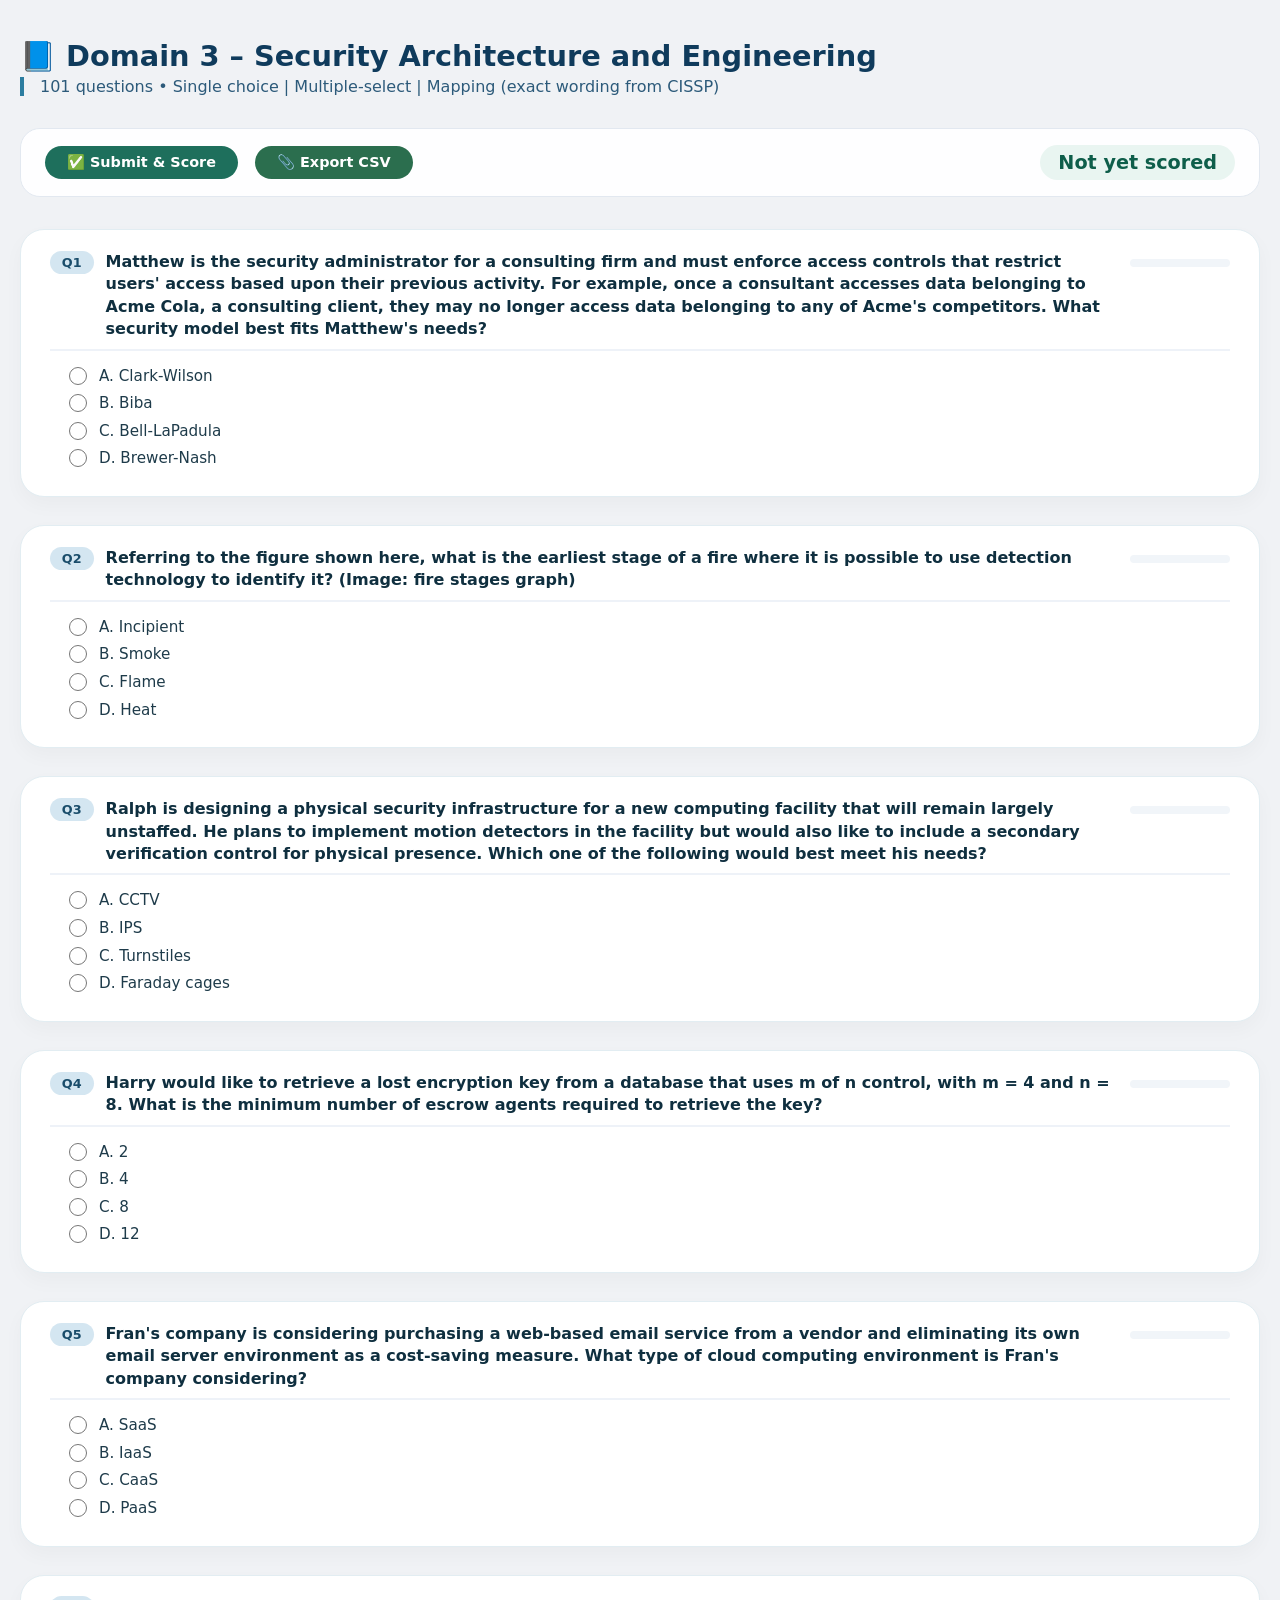
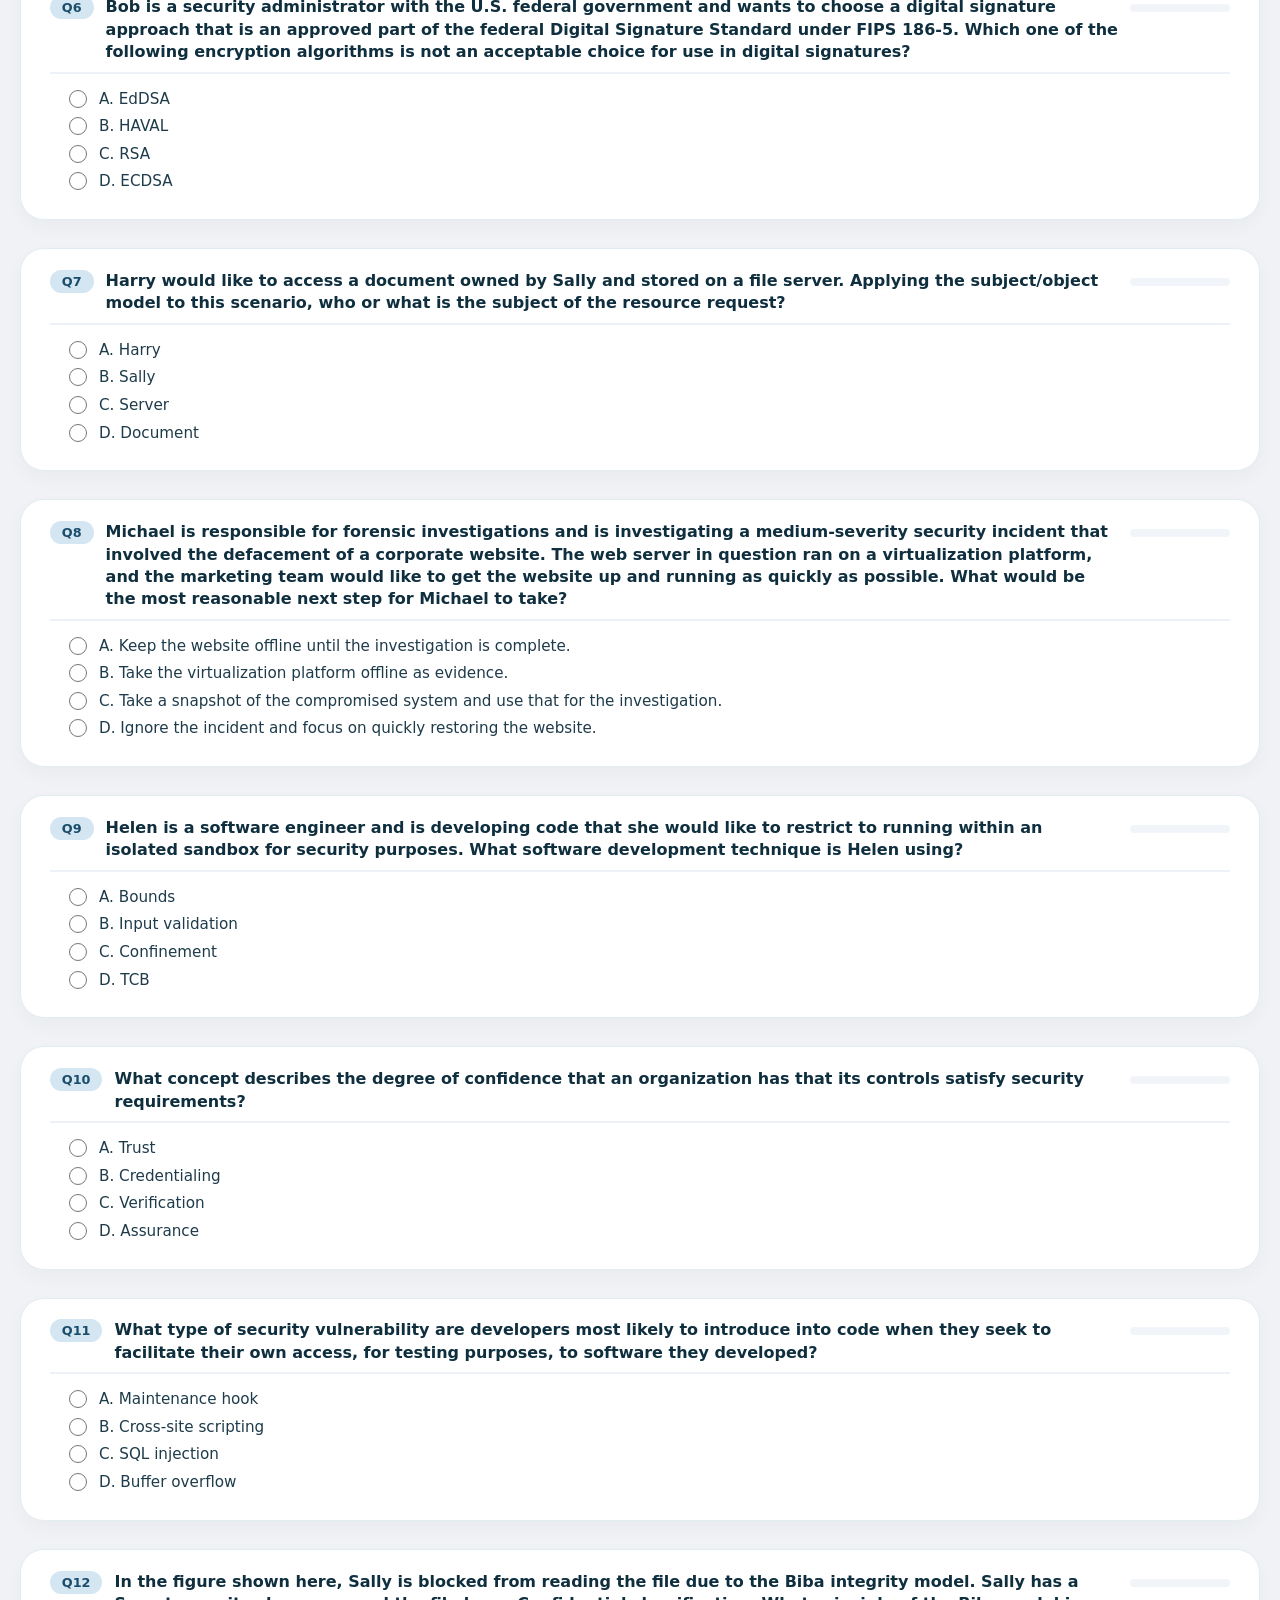
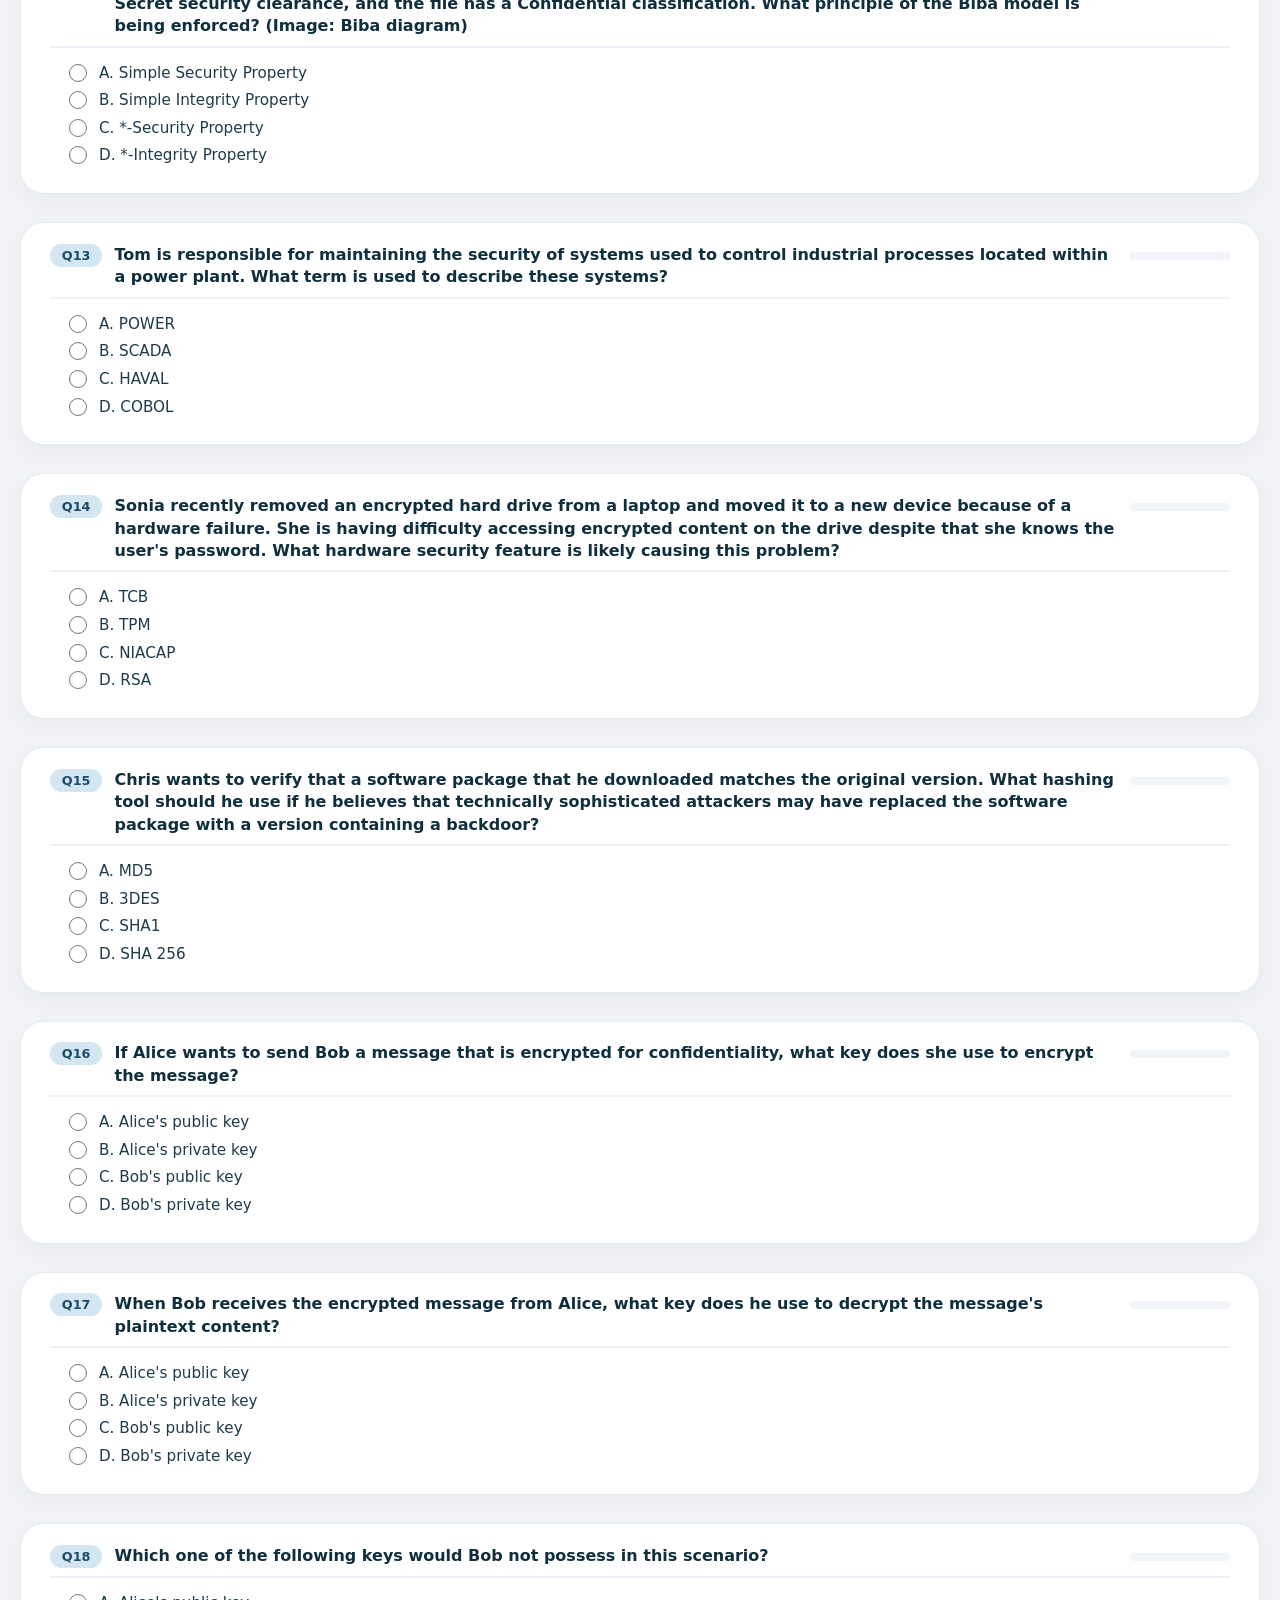
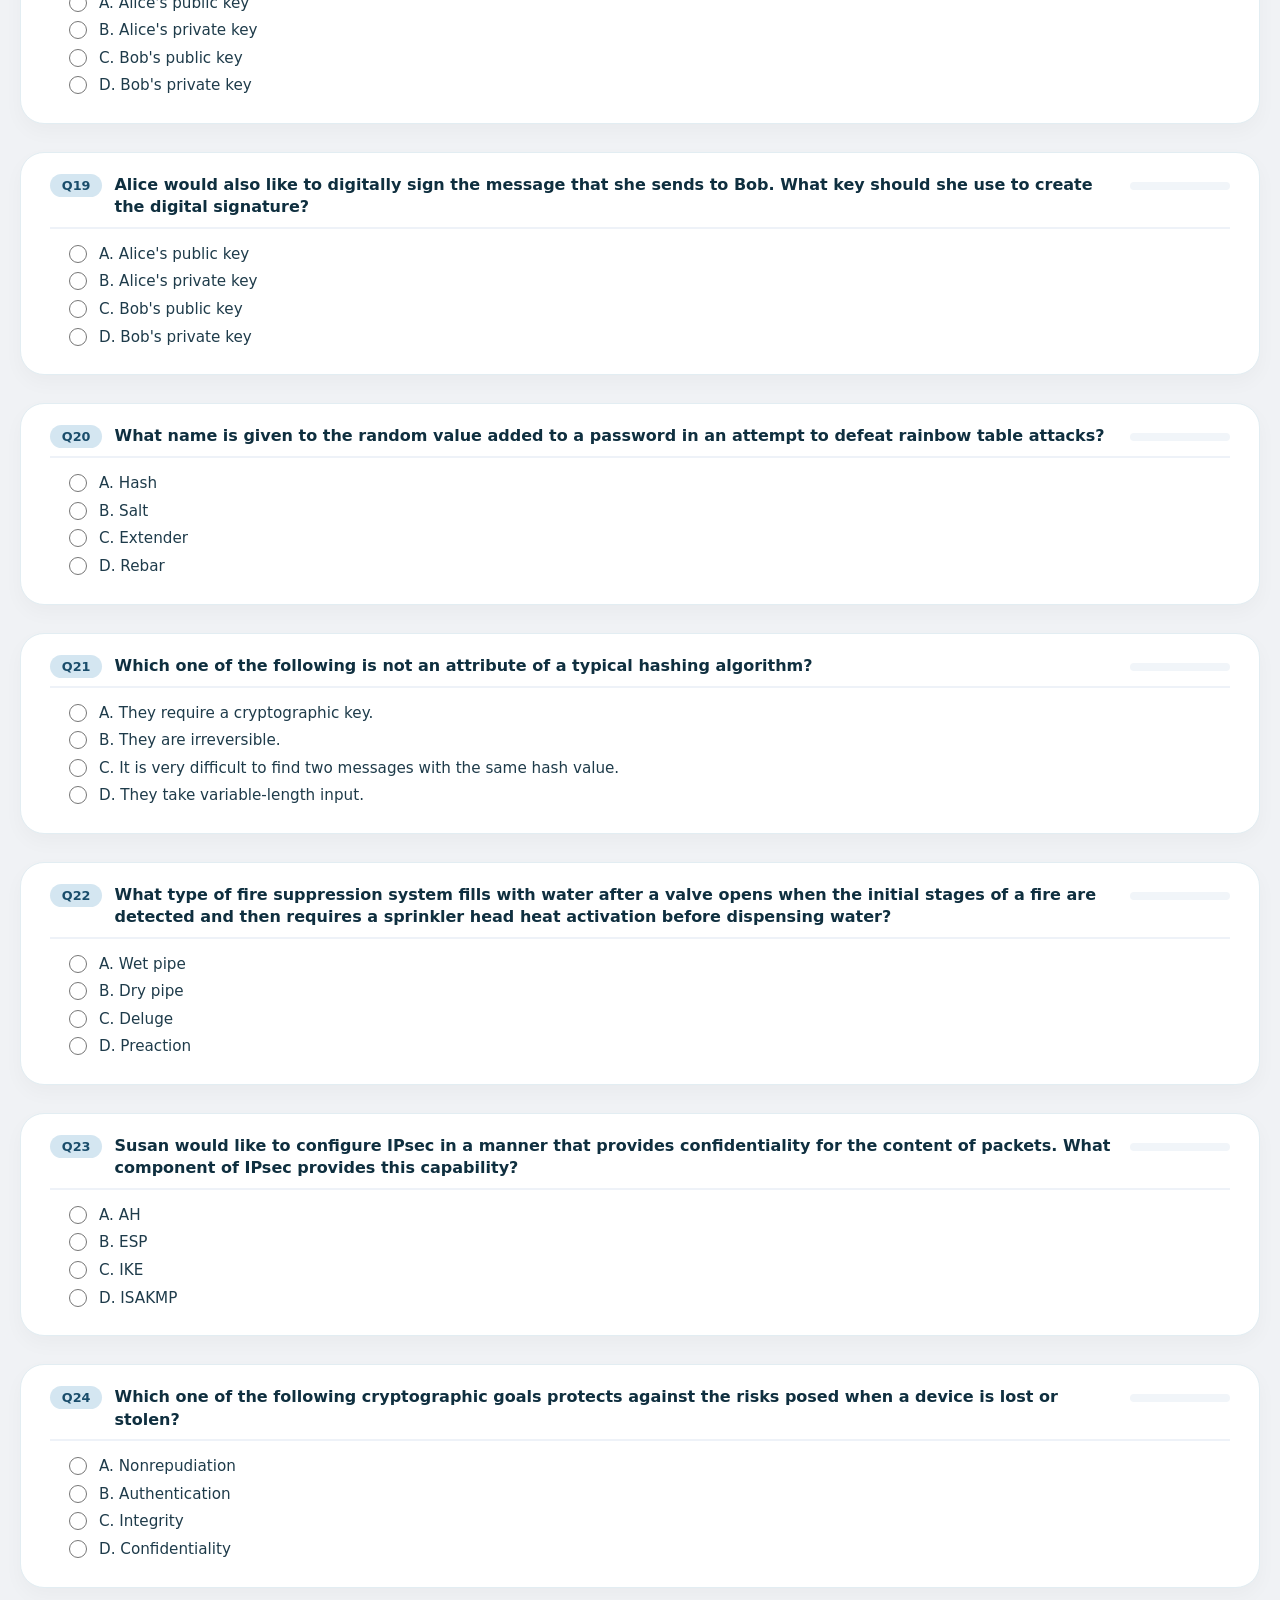
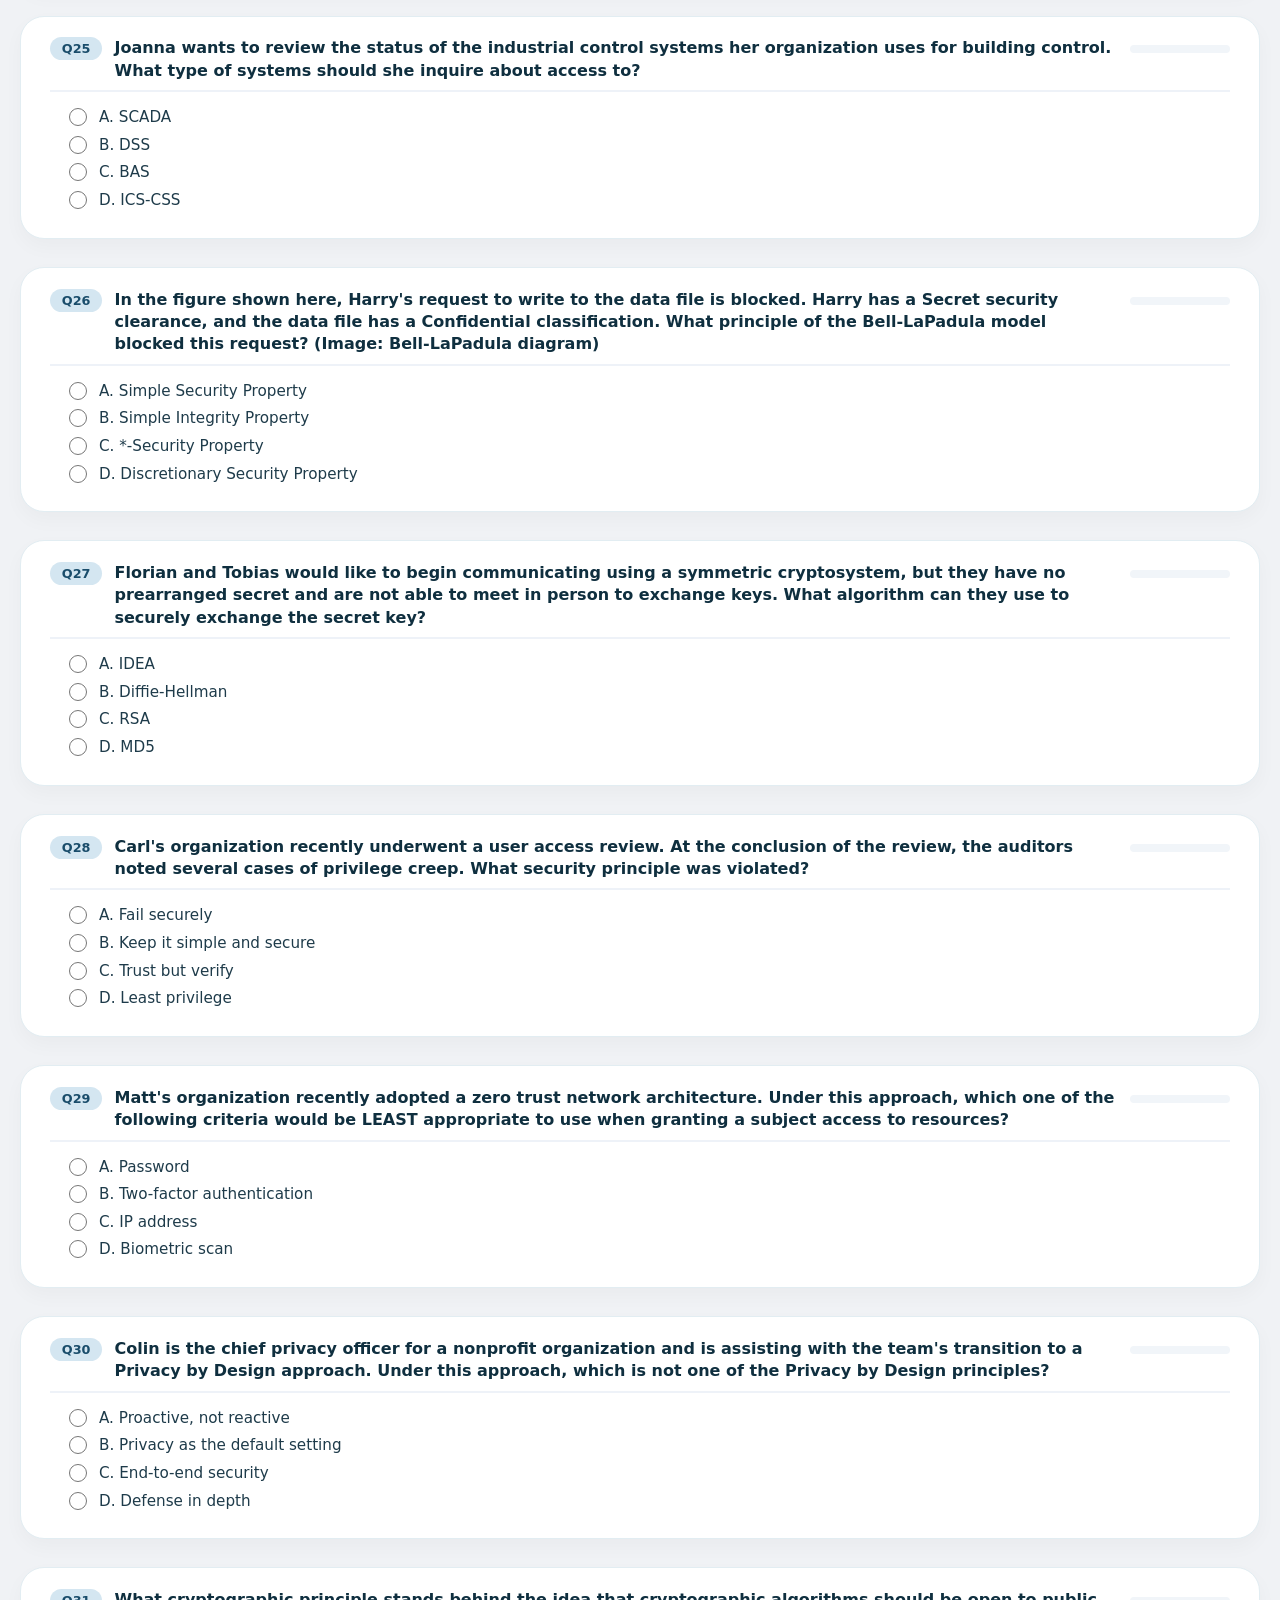
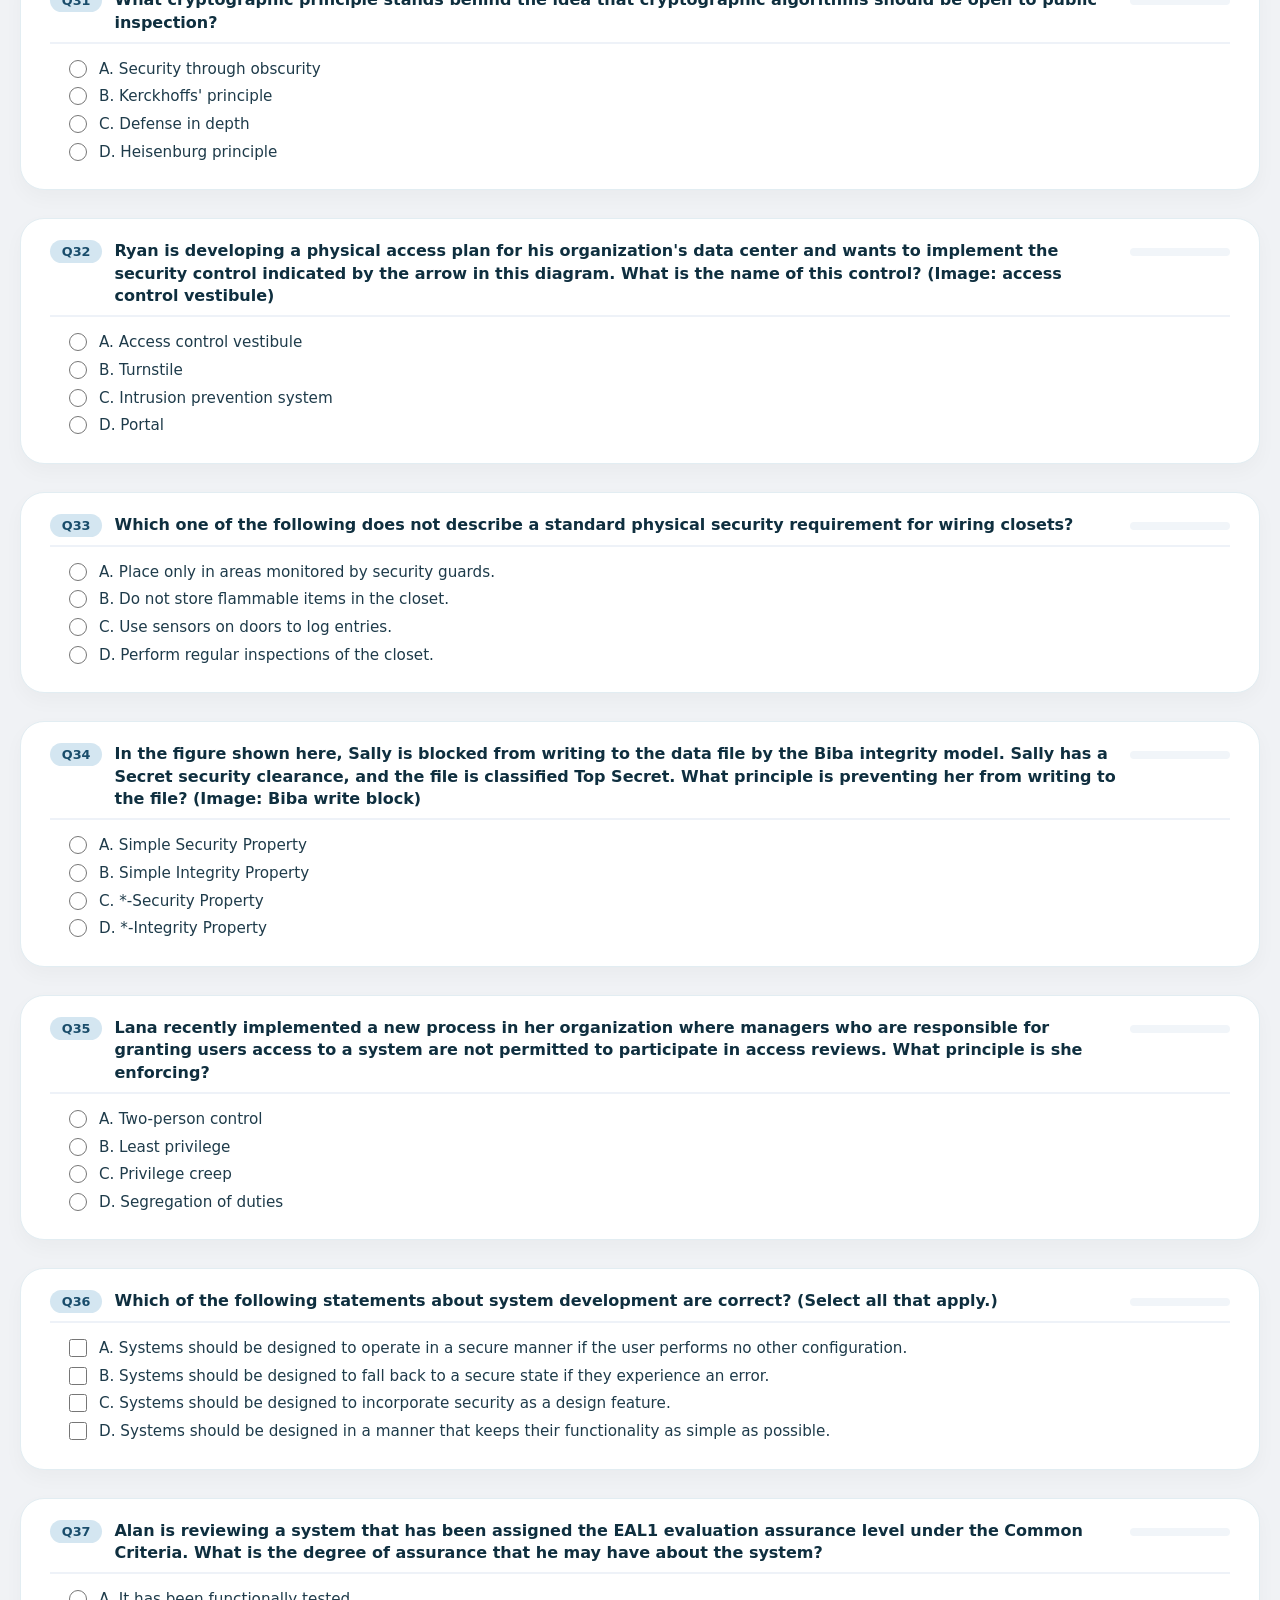
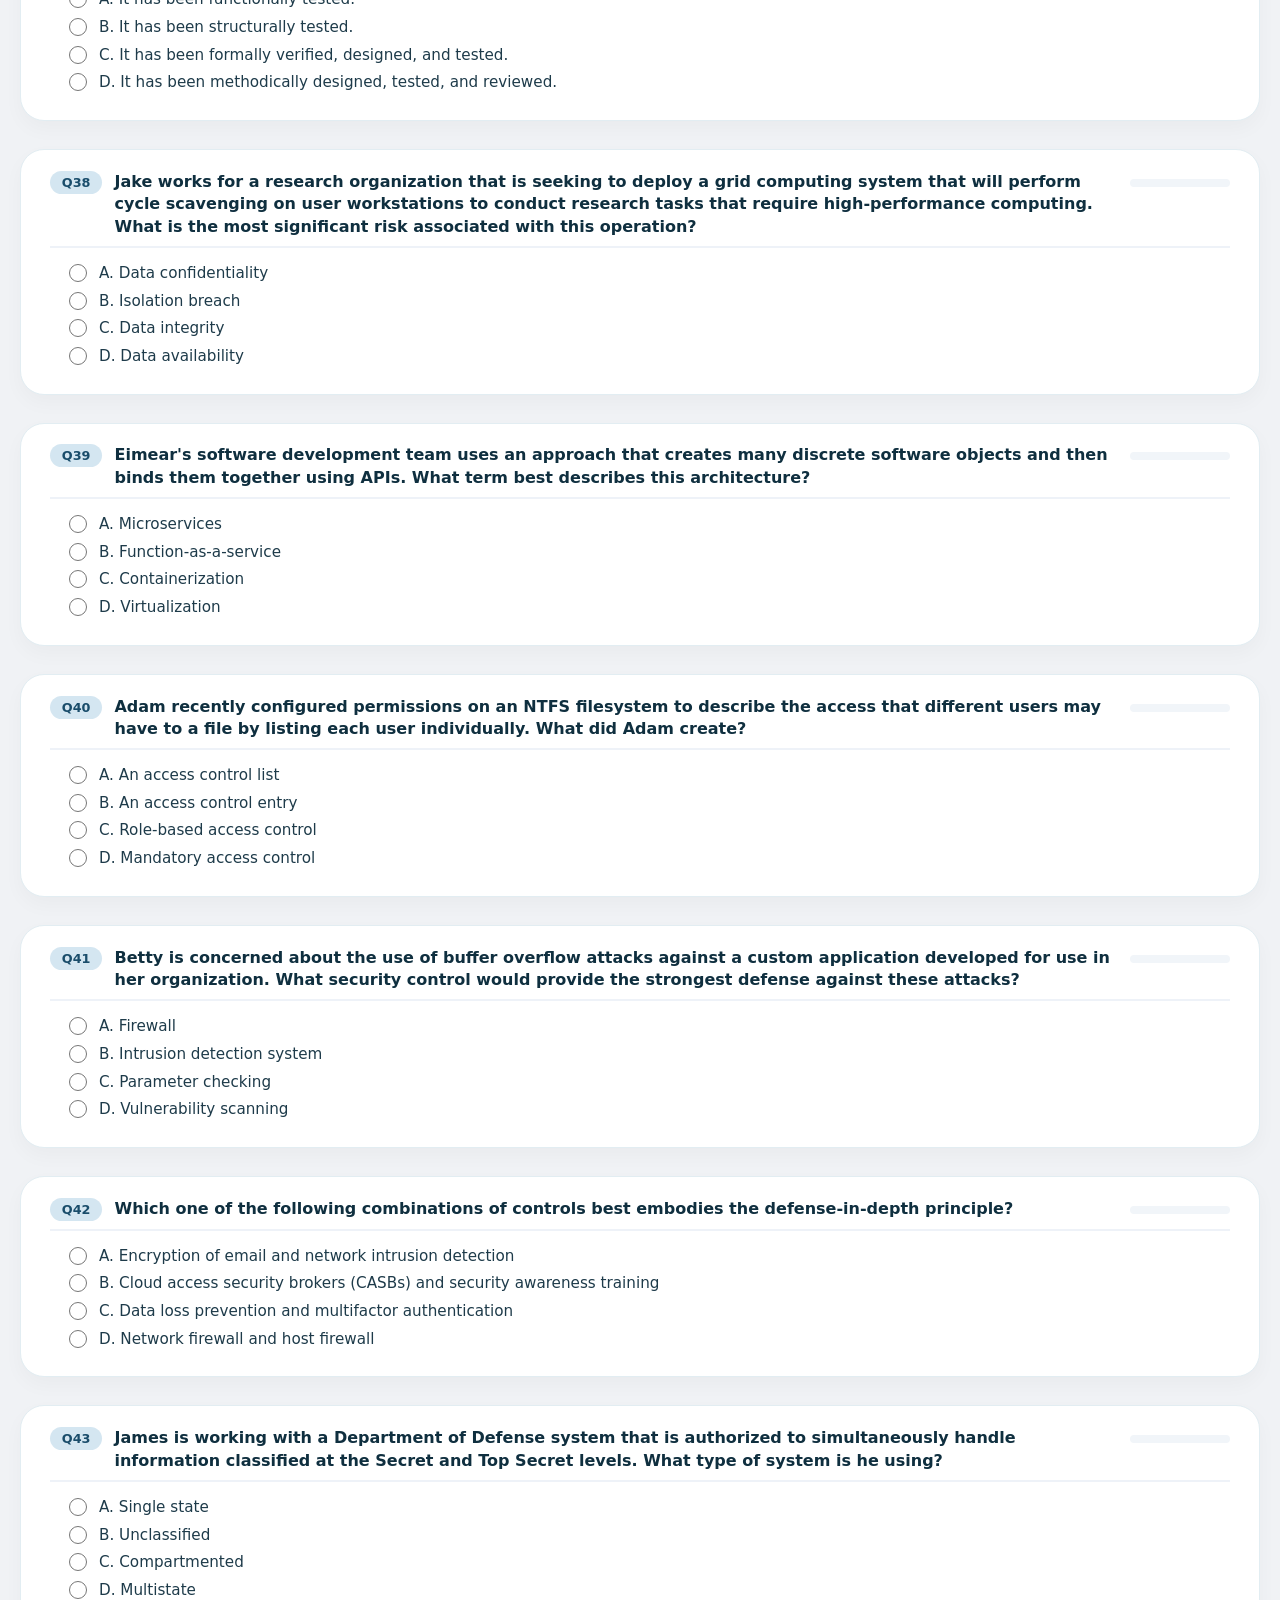
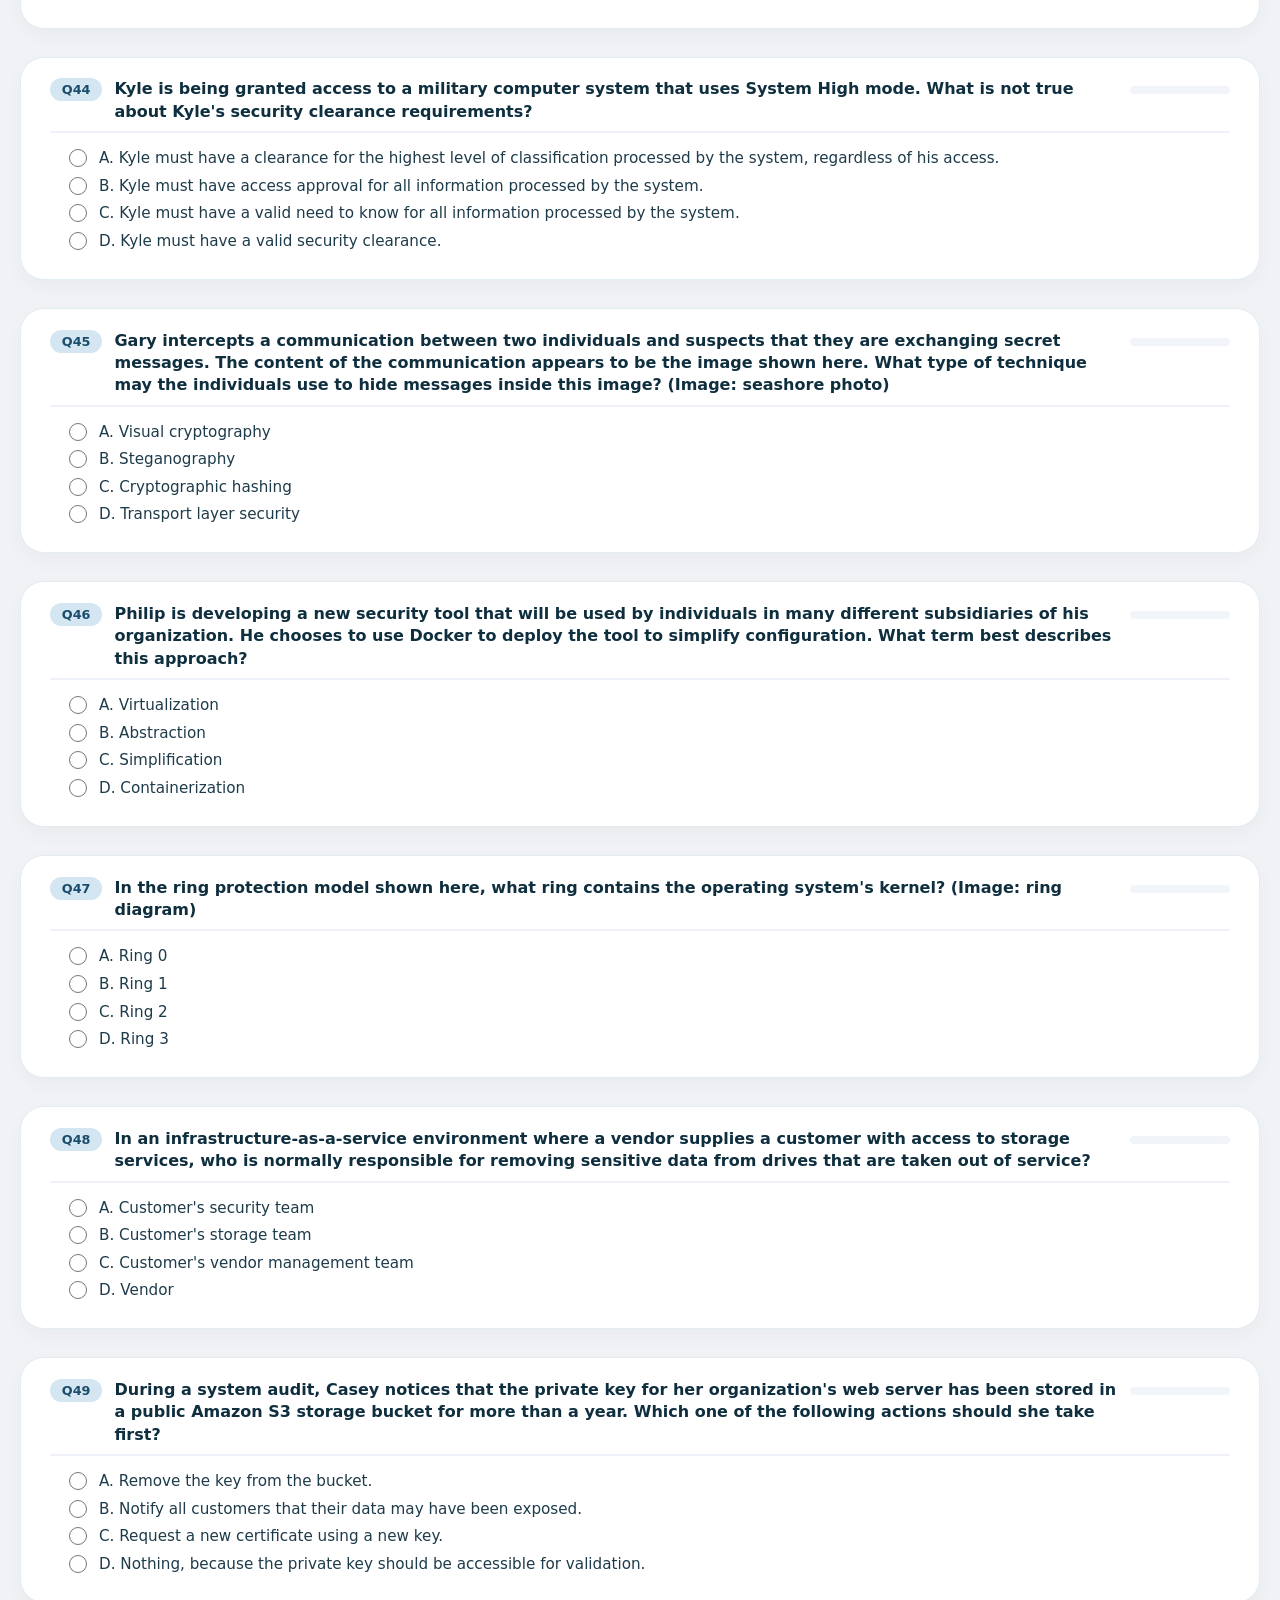
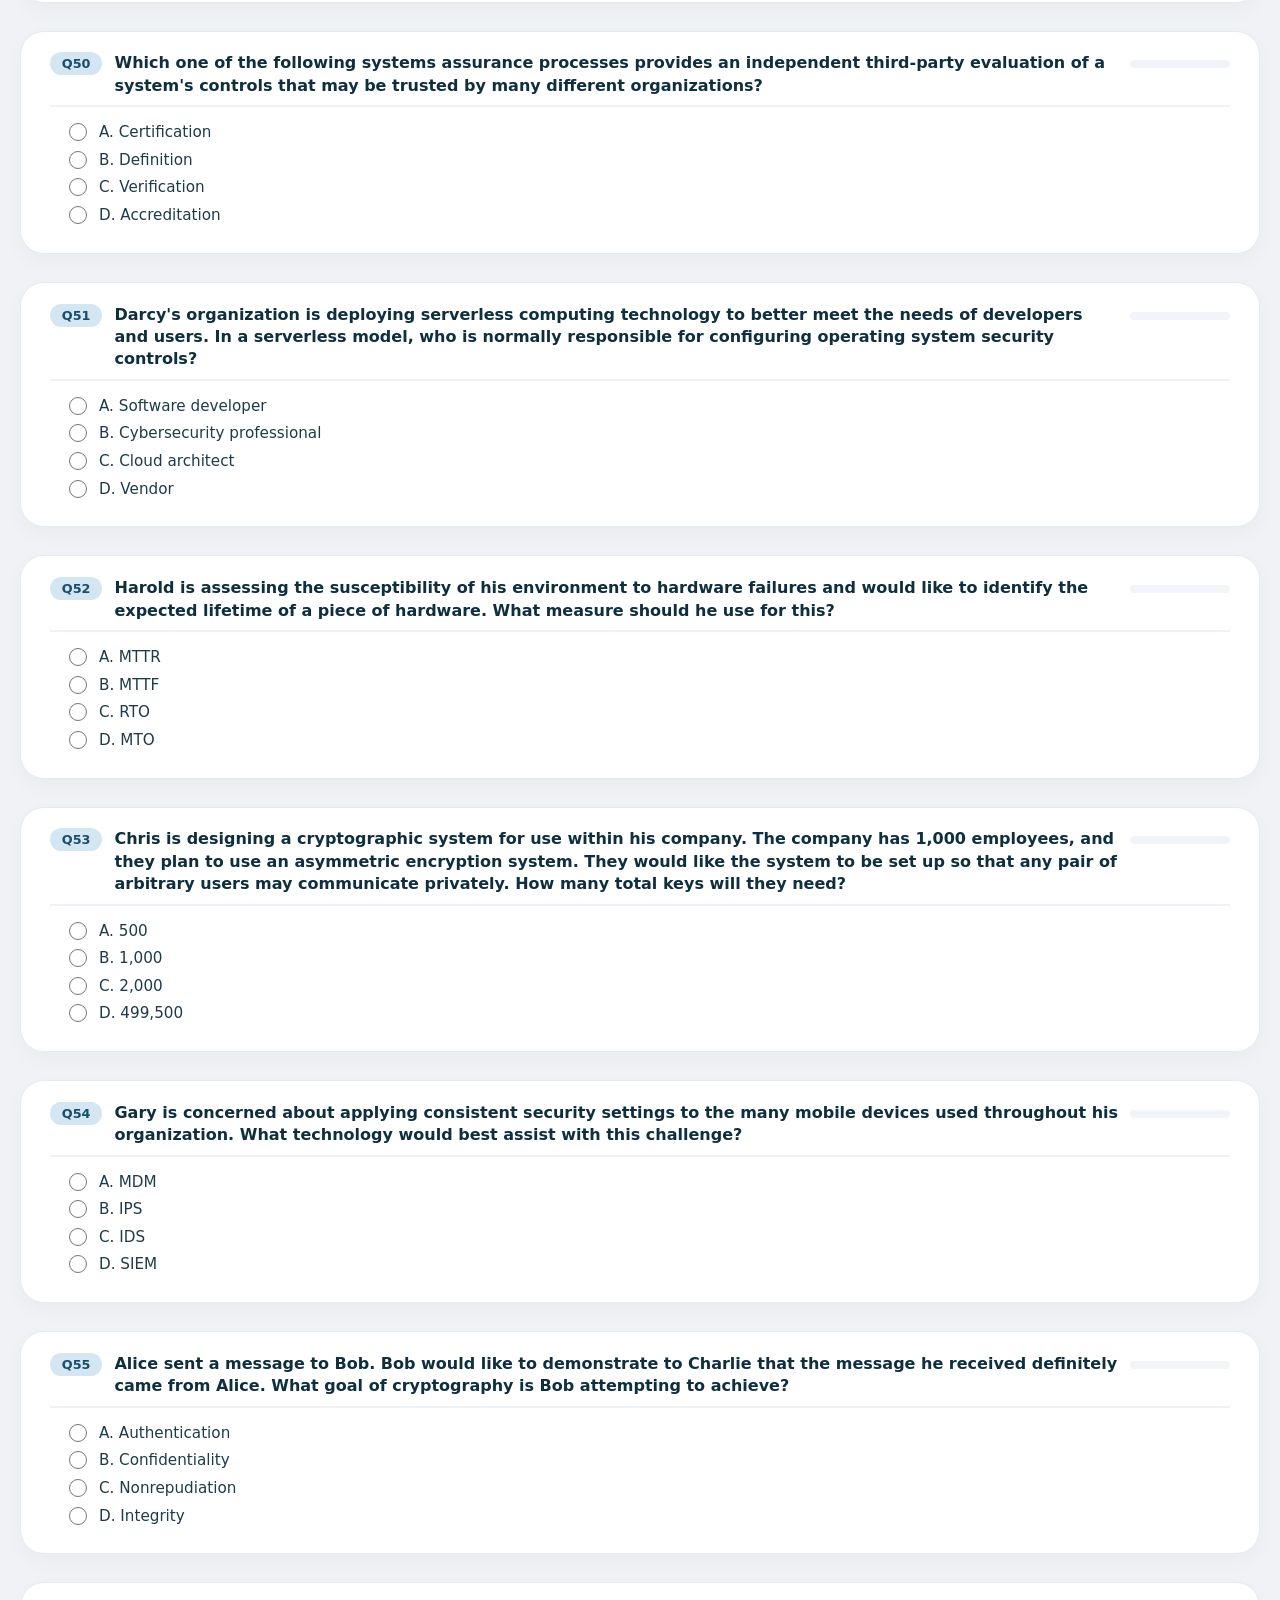
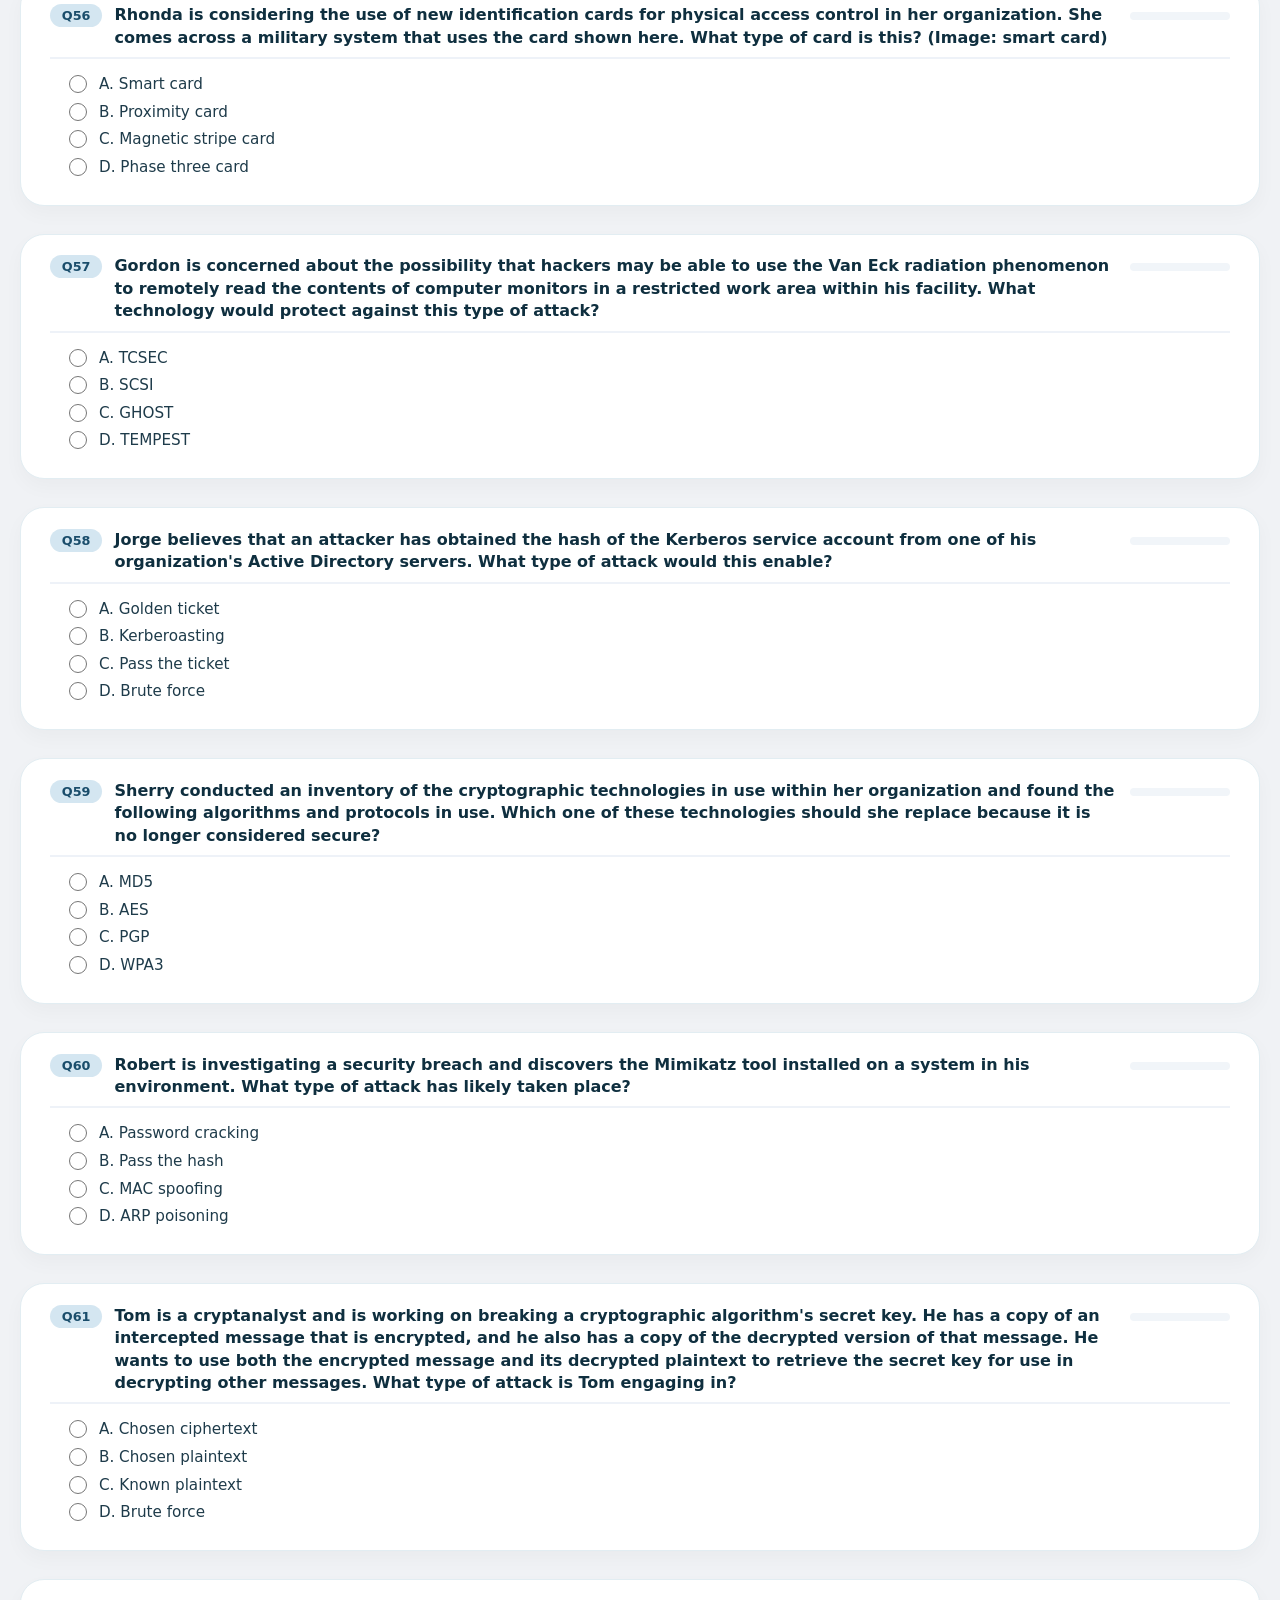
<file: isc-cissp/question-bank/isc-cissp-official-practice-tests-4th-edition/mcq/mcq-domain-03.html>
<!DOCTYPE html>
<html lang="en">

<head>
    <meta charset="UTF-8">
    <meta name="viewport" content="width=device-width, initial-scale=1.0, user-scalable=yes">
    <title>MCQ Platform – Domain 3 (Security Architecture and Engineering)</title>
    <style>
        * {
            box-sizing: border-box;
            font-family: system-ui, 'Segoe UI', 'Roboto', 'Helvetica Neue', sans-serif;
        }

        body {
            background: #f0f2f5;
            margin: 0;
            padding: 20px;
            color: #1e293b;
        }

        .container {
            max-width: 1400px;
            margin: 0 auto;
        }

        h1 {
            font-size: 1.8rem;
            margin-bottom: 0.25rem;
            color: #0f3b5c;
        }

        .sub {
            color: #2c5a7a;
            margin-bottom: 2rem;
            border-left: 4px solid #2c7da0;
            padding-left: 1rem;
        }

        .toolbar {
            background: white;
            border-radius: 20px;
            padding: 1rem 1.5rem;
            margin-bottom: 2rem;
            display: flex;
            flex-wrap: wrap;
            justify-content: space-between;
            align-items: center;
            gap: 15px;
            position: sticky;
            top: 10px;
            z-index: 10;
            backdrop-filter: blur(8px);
            background: rgba(255, 255, 255, 0.92);
            border: 1px solid #e2e8f0;
        }

        button {
            background: #1e6f5c;
            color: white;
            border: none;
            padding: 8px 22px;
            border-radius: 40px;
            font-weight: 600;
            font-size: 0.9rem;
            cursor: pointer;
            transition: all 0.2s;
        }

        button:hover {
            background: #0f5a49;
            transform: translateY(-1px);
        }

        .btn-export {
            background: #2b6e4e;
        }

        .score-area {
            font-size: 1.2rem;
            font-weight: 700;
            background: #e9f5f1;
            padding: 6px 18px;
            border-radius: 40px;
            color: #0e5e4a;
        }

        .questions-grid {
            display: flex;
            flex-direction: column;
            gap: 1.75rem;
        }

        .question-card {
            background: white;
            border-radius: 24px;
            padding: 1.3rem 1.8rem;
            box-shadow: 0 8px 20px rgba(0, 0, 0, 0.03);
            border: 1px solid #e2edf2;
        }

        .question-header {
            display: flex;
            gap: 12px;
            align-items: baseline;
            margin-bottom: 1rem;
            border-bottom: 2px solid #eef2f8;
            padding-bottom: 0.5rem;
        }

        .q-num {
            background: #d4e6f1;
            padding: 4px 12px;
            border-radius: 60px;
            font-weight: 700;
            font-size: 0.8rem;
            color: #1a4d6b;
        }

        .q-text {
            font-weight: 600;
            font-size: 1rem;
            line-height: 1.4;
            color: #0f2f3f;
        }

        .hashtag {
            min-width: 100px !important;
            font-size: 0.8rem;
            margin-left: auto;
            background: #f1f5f9;
            padding: 4px 12px;
            border-radius: 40px;
            font-weight: 500;
        }

        .hashtag.correct {
            background: #c8e6df;
            color: #0b5345;
        }

        .hashtag.incorrect {
            background: #f8dddd;
            color: #9b2c2c;
        }

        .hashtag.skipped {
            background: #fff3bf;
            color: #856404;
        }

        .options {
            margin: 1rem 0 0.5rem 1.2rem;
            display: flex;
            flex-direction: column;
            gap: 0.6rem;
        }

        .option {
            display: flex;
            align-items: center;
            gap: 12px;
            flex-wrap: wrap;
        }

        .option input {
            margin: 0;
            width: 18px;
            height: 18px;
            accent-color: #2c7da0;
        }

        .option label {
            font-size: 0.95rem;
            color: #1e3b4a;
        }

        .mapping-table {
            margin: 1rem 0 0.5rem 1rem;
            border-collapse: collapse;
            background: #fafdff;
            width: 100%;
            max-width: 900px;
        }

        .mapping-table td,
        .mapping-table th {
            border: 1px solid #cbdde6;
            padding: 10px 12px;
            vertical-align: middle;
        }

        .mapping-table th {
            background: #e7f0f5;
            font-weight: 600;
        }

        select {
            padding: 6px 12px;
            border-radius: 28px;
            border: 1px solid #bdd4e2;
            background: white;
            font-size: 0.9rem;
        }

        .modal {
            display: none;
            position: fixed;
            top: 0;
            left: 0;
            width: 100%;
            height: 100%;
            background: rgba(0, 0, 0, 0.5);
            z-index: 1000;
            justify-content: center;
            align-items: center;
        }

        .modal-content {
            background: white;
            border-radius: 28px;
            max-width: 90%;
            width: 1200px;
            max-height: 85%;
            overflow: auto;
            padding: 1.5rem;
            position: relative;
            box-shadow: 0 20px 35px rgba(0, 0, 0, 0.2);
        }

        .close-modal {
            position: absolute;
            top: 12px;
            right: 20px;
            font-size: 28px;
            cursor: pointer;
            color: #777;
        }

        .result-table {
            width: 100%;
            border-collapse: collapse;
            font-size: 0.8rem;
            background: white;
        }

        .result-table th,
        .result-table td {
            border: 1px solid #d4dee5;
            padding: 10px 8px;
            text-align: left;
            vertical-align: top;
        }

        .result-table th {
            background: #eef3f7;
        }

        footer {
            margin-top: 2rem;
            text-align: center;
            font-size: 0.75rem;
            color: #5b7c93;
        }
    </style>
</head>

<body>
    <div class="container">
        <h1>📘 Domain 3 – Security Architecture and Engineering</h1>
        <div class="sub">101 questions • Single choice | Multiple‑select | Mapping (exact wording from CISSP)</div>

        <div class="toolbar">
            <div>
                <button id="submitBtn">✅ Submit & Score</button>
                <button id="exportBtn" class="btn-export" style="margin-left: 12px;">📎 Export CSV</button>
            </div>
            <div class="score-area" id="scoreDisplay">Not yet scored</div>
        </div>

        <div id="questionsContainer" class="questions-grid"></div>
        <footer>MCQ Platform — Domain 3. Hashtags appear after submission: ✅ correct / ❌ incorrect / ⚪ skipped.</footer>
    </div>

    <div id="summaryModal" class="modal">
        <div class="modal-content">
            <span class="close-modal">&times;</span>
            <h3 id="modalTitle">Detailed Report</h3>
            <div id="modalBody"></div>
            <button id="modalExportBtn" class="btn-export" style="margin-top: 12px;">📎 Export CSV from Modal</button>
        </div>
    </div>

    <script>
        // --------------------------------------------------------------
        // EXACT QUESTIONS AND OPTIONS – DOMAIN 3
        // Extracted from the original CISSP practice test XML (1 to 101)
        // --------------------------------------------------------------
        const questionsData = [
            { id: 1, text: "Matthew is the security administrator for a consulting firm and must enforce access controls that restrict users' access based upon their previous activity. For example, once a consultant accesses data belonging to Acme Cola, a consulting client, they may no longer access data belonging to any of Acme's competitors. What security model best fits Matthew's needs?", options: ["A. Clark-Wilson", "B. Biba", "C. Bell-LaPadula", "D. Brewer-Nash"] },
            { id: 2, text: "Referring to the figure shown here, what is the earliest stage of a fire where it is possible to use detection technology to identify it? (Image: fire stages graph)", options: ["A. Incipient", "B. Smoke", "C. Flame", "D. Heat"] },
            { id: 3, text: "Ralph is designing a physical security infrastructure for a new computing facility that will remain largely unstaffed. He plans to implement motion detectors in the facility but would also like to include a secondary verification control for physical presence. Which one of the following would best meet his needs?", options: ["A. CCTV", "B. IPS", "C. Turnstiles", "D. Faraday cages"] },
            { id: 4, text: "Harry would like to retrieve a lost encryption key from a database that uses m of n control, with m = 4 and n = 8. What is the minimum number of escrow agents required to retrieve the key?", options: ["A. 2", "B. 4", "C. 8", "D. 12"] },
            { id: 5, text: "Fran's company is considering purchasing a web-based email service from a vendor and eliminating its own email server environment as a cost-saving measure. What type of cloud computing environment is Fran's company considering?", options: ["A. SaaS", "B. IaaS", "C. CaaS", "D. PaaS"] },
            { id: 6, text: "Bob is a security administrator with the U.S. federal government and wants to choose a digital signature approach that is an approved part of the federal Digital Signature Standard under FIPS 186-5. Which one of the following encryption algorithms is not an acceptable choice for use in digital signatures?", options: ["A. EdDSA", "B. HAVAL", "C. RSA", "D. ECDSA"] },
            { id: 7, text: "Harry would like to access a document owned by Sally and stored on a file server. Applying the subject/object model to this scenario, who or what is the subject of the resource request?", options: ["A. Harry", "B. Sally", "C. Server", "D. Document"] },
            { id: 8, text: "Michael is responsible for forensic investigations and is investigating a medium-severity security incident that involved the defacement of a corporate website. The web server in question ran on a virtualization platform, and the marketing team would like to get the website up and running as quickly as possible. What would be the most reasonable next step for Michael to take?", options: ["A. Keep the website offline until the investigation is complete.", "B. Take the virtualization platform offline as evidence.", "C. Take a snapshot of the compromised system and use that for the investigation.", "D. Ignore the incident and focus on quickly restoring the website."] },
            { id: 9, text: "Helen is a software engineer and is developing code that she would like to restrict to running within an isolated sandbox for security purposes. What software development technique is Helen using?", options: ["A. Bounds", "B. Input validation", "C. Confinement", "D. TCB"] },
            { id: 10, text: "What concept describes the degree of confidence that an organization has that its controls satisfy security requirements?", options: ["A. Trust", "B. Credentialing", "C. Verification", "D. Assurance"] },
            { id: 11, text: "What type of security vulnerability are developers most likely to introduce into code when they seek to facilitate their own access, for testing purposes, to software they developed?", options: ["A. Maintenance hook", "B. Cross-site scripting", "C. SQL injection", "D. Buffer overflow"] },
            { id: 12, text: "In the figure shown here, Sally is blocked from reading the file due to the Biba integrity model. Sally has a Secret security clearance, and the file has a Confidential classification. What principle of the Biba model is being enforced? (Image: Biba diagram)", options: ["A. Simple Security Property", "B. Simple Integrity Property", "C. *-Security Property", "D. *-Integrity Property"] },
            { id: 13, text: "Tom is responsible for maintaining the security of systems used to control industrial processes located within a power plant. What term is used to describe these systems?", options: ["A. POWER", "B. SCADA", "C. HAVAL", "D. COBOL"] },
            { id: 14, text: "Sonia recently removed an encrypted hard drive from a laptop and moved it to a new device because of a hardware failure. She is having difficulty accessing encrypted content on the drive despite that she knows the user's password. What hardware security feature is likely causing this problem?", options: ["A. TCB", "B. TPM", "C. NIACAP", "D. RSA"] },
            { id: 15, text: "Chris wants to verify that a software package that he downloaded matches the original version. What hashing tool should he use if he believes that technically sophisticated attackers may have replaced the software package with a version containing a backdoor?", options: ["A. MD5", "B. 3DES", "C. SHA1", "D. SHA 256"] },
            { id: 16, text: "If Alice wants to send Bob a message that is encrypted for confidentiality, what key does she use to encrypt the message?", options: ["A. Alice's public key", "B. Alice's private key", "C. Bob's public key", "D. Bob's private key"] },
            { id: 17, text: "When Bob receives the encrypted message from Alice, what key does he use to decrypt the message's plaintext content?", options: ["A. Alice's public key", "B. Alice's private key", "C. Bob's public key", "D. Bob's private key"] },
            { id: 18, text: "Which one of the following keys would Bob not possess in this scenario?", options: ["A. Alice's public key", "B. Alice's private key", "C. Bob's public key", "D. Bob's private key"] },
            { id: 19, text: "Alice would also like to digitally sign the message that she sends to Bob. What key should she use to create the digital signature?", options: ["A. Alice's public key", "B. Alice's private key", "C. Bob's public key", "D. Bob's private key"] },
            { id: 20, text: "What name is given to the random value added to a password in an attempt to defeat rainbow table attacks?", options: ["A. Hash", "B. Salt", "C. Extender", "D. Rebar"] },
            { id: 21, text: "Which one of the following is not an attribute of a typical hashing algorithm?", options: ["A. They require a cryptographic key.", "B. They are irreversible.", "C. It is very difficult to find two messages with the same hash value.", "D. They take variable-length input."] },
            { id: 22, text: "What type of fire suppression system fills with water after a valve opens when the initial stages of a fire are detected and then requires a sprinkler head heat activation before dispensing water?", options: ["A. Wet pipe", "B. Dry pipe", "C. Deluge", "D. Preaction"] },
            { id: 23, text: "Susan would like to configure IPsec in a manner that provides confidentiality for the content of packets. What component of IPsec provides this capability?", options: ["A. AH", "B. ESP", "C. IKE", "D. ISAKMP"] },
            { id: 24, text: "Which one of the following cryptographic goals protects against the risks posed when a device is lost or stolen?", options: ["A. Nonrepudiation", "B. Authentication", "C. Integrity", "D. Confidentiality"] },
            { id: 25, text: "Joanna wants to review the status of the industrial control systems her organization uses for building control. What type of systems should she inquire about access to?", options: ["A. SCADA", "B. DSS", "C. BAS", "D. ICS-CSS"] },
            { id: 26, text: "In the figure shown here, Harry's request to write to the data file is blocked. Harry has a Secret security clearance, and the data file has a Confidential classification. What principle of the Bell-LaPadula model blocked this request? (Image: Bell-LaPadula diagram)", options: ["A. Simple Security Property", "B. Simple Integrity Property", "C. *-Security Property", "D. Discretionary Security Property"] },
            { id: 27, text: "Florian and Tobias would like to begin communicating using a symmetric cryptosystem, but they have no prearranged secret and are not able to meet in person to exchange keys. What algorithm can they use to securely exchange the secret key?", options: ["A. IDEA", "B. Diffie-Hellman", "C. RSA", "D. MD5"] },
            { id: 28, text: "Carl's organization recently underwent a user access review. At the conclusion of the review, the auditors noted several cases of privilege creep. What security principle was violated?", options: ["A. Fail securely", "B. Keep it simple and secure", "C. Trust but verify", "D. Least privilege"] },
            { id: 29, text: "Matt's organization recently adopted a zero trust network architecture. Under this approach, which one of the following criteria would be LEAST appropriate to use when granting a subject access to resources?", options: ["A. Password", "B. Two-factor authentication", "C. IP address", "D. Biometric scan"] },
            { id: 30, text: "Colin is the chief privacy officer for a nonprofit organization and is assisting with the team's transition to a Privacy by Design approach. Under this approach, which is not one of the Privacy by Design principles?", options: ["A. Proactive, not reactive", "B. Privacy as the default setting", "C. End-to-end security", "D. Defense in depth"] },
            { id: 31, text: "What cryptographic principle stands behind the idea that cryptographic algorithms should be open to public inspection?", options: ["A. Security through obscurity", "B. Kerckhoffs' principle", "C. Defense in depth", "D. Heisenburg principle"] },
            { id: 32, text: "Ryan is developing a physical access plan for his organization's data center and wants to implement the security control indicated by the arrow in this diagram. What is the name of this control? (Image: access control vestibule)", options: ["A. Access control vestibule", "B. Turnstile", "C. Intrusion prevention system", "D. Portal"] },
            { id: 33, text: "Which one of the following does not describe a standard physical security requirement for wiring closets?", options: ["A. Place only in areas monitored by security guards.", "B. Do not store flammable items in the closet.", "C. Use sensors on doors to log entries.", "D. Perform regular inspections of the closet."] },
            { id: 34, text: "In the figure shown here, Sally is blocked from writing to the data file by the Biba integrity model. Sally has a Secret security clearance, and the file is classified Top Secret. What principle is preventing her from writing to the file? (Image: Biba write block)", options: ["A. Simple Security Property", "B. Simple Integrity Property", "C. *-Security Property", "D. *-Integrity Property"] },
            { id: 35, text: "Lana recently implemented a new process in her organization where managers who are responsible for granting users access to a system are not permitted to participate in access reviews. What principle is she enforcing?", options: ["A. Two-person control", "B. Least privilege", "C. Privilege creep", "D. Segregation of duties"] },
            { id: 36, text: "Which of the following statements about system development are correct? (Select all that apply.)", options: ["A. Systems should be designed to operate in a secure manner if the user performs no other configuration.", "B. Systems should be designed to fall back to a secure state if they experience an error.", "C. Systems should be designed to incorporate security as a design feature.", "D. Systems should be designed in a manner that keeps their functionality as simple as possible."] },
            { id: 37, text: "Alan is reviewing a system that has been assigned the EAL1 evaluation assurance level under the Common Criteria. What is the degree of assurance that he may have about the system?", options: ["A. It has been functionally tested.", "B. It has been structurally tested.", "C. It has been formally verified, designed, and tested.", "D. It has been methodically designed, tested, and reviewed."] },
            { id: 38, text: "Jake works for a research organization that is seeking to deploy a grid computing system that will perform cycle scavenging on user workstations to conduct research tasks that require high-performance computing. What is the most significant risk associated with this operation?", options: ["A. Data confidentiality", "B. Isolation breach", "C. Data integrity", "D. Data availability"] },
            { id: 39, text: "Eimear's software development team uses an approach that creates many discrete software objects and then binds them together using APIs. What term best describes this architecture?", options: ["A. Microservices", "B. Function-as-a-service", "C. Containerization", "D. Virtualization"] },
            { id: 40, text: "Adam recently configured permissions on an NTFS filesystem to describe the access that different users may have to a file by listing each user individually. What did Adam create?", options: ["A. An access control list", "B. An access control entry", "C. Role-based access control", "D. Mandatory access control"] },
            { id: 41, text: "Betty is concerned about the use of buffer overflow attacks against a custom application developed for use in her organization. What security control would provide the strongest defense against these attacks?", options: ["A. Firewall", "B. Intrusion detection system", "C. Parameter checking", "D. Vulnerability scanning"] },
            { id: 42, text: "Which one of the following combinations of controls best embodies the defense-in-depth principle?", options: ["A. Encryption of email and network intrusion detection", "B. Cloud access security brokers (CASBs) and security awareness training", "C. Data loss prevention and multifactor authentication", "D. Network firewall and host firewall"] },
            { id: 43, text: "James is working with a Department of Defense system that is authorized to simultaneously handle information classified at the Secret and Top Secret levels. What type of system is he using?", options: ["A. Single state", "B. Unclassified", "C. Compartmented", "D. Multistate"] },
            { id: 44, text: "Kyle is being granted access to a military computer system that uses System High mode. What is not true about Kyle's security clearance requirements?", options: ["A. Kyle must have a clearance for the highest level of classification processed by the system, regardless of his access.", "B. Kyle must have access approval for all information processed by the system.", "C. Kyle must have a valid need to know for all information processed by the system.", "D. Kyle must have a valid security clearance."] },
            { id: 45, text: "Gary intercepts a communication between two individuals and suspects that they are exchanging secret messages. The content of the communication appears to be the image shown here. What type of technique may the individuals use to hide messages inside this image? (Image: seashore photo)", options: ["A. Visual cryptography", "B. Steganography", "C. Cryptographic hashing", "D. Transport layer security"] },
            { id: 46, text: "Philip is developing a new security tool that will be used by individuals in many different subsidiaries of his organization. He chooses to use Docker to deploy the tool to simplify configuration. What term best describes this approach?", options: ["A. Virtualization", "B. Abstraction", "C. Simplification", "D. Containerization"] },
            { id: 47, text: "In the ring protection model shown here, what ring contains the operating system's kernel? (Image: ring diagram)", options: ["A. Ring 0", "B. Ring 1", "C. Ring 2", "D. Ring 3"] },
            { id: 48, text: "In an infrastructure-as-a-service environment where a vendor supplies a customer with access to storage services, who is normally responsible for removing sensitive data from drives that are taken out of service?", options: ["A. Customer's security team", "B. Customer's storage team", "C. Customer's vendor management team", "D. Vendor"] },
            { id: 49, text: "During a system audit, Casey notices that the private key for her organization's web server has been stored in a public Amazon S3 storage bucket for more than a year. Which one of the following actions should she take first?", options: ["A. Remove the key from the bucket.", "B. Notify all customers that their data may have been exposed.", "C. Request a new certificate using a new key.", "D. Nothing, because the private key should be accessible for validation."] },
            { id: 50, text: "Which one of the following systems assurance processes provides an independent third-party evaluation of a system's controls that may be trusted by many different organizations?", options: ["A. Certification", "B. Definition", "C. Verification", "D. Accreditation"] },
            { id: 51, text: "Darcy's organization is deploying serverless computing technology to better meet the needs of developers and users. In a serverless model, who is normally responsible for configuring operating system security controls?", options: ["A. Software developer", "B. Cybersecurity professional", "C. Cloud architect", "D. Vendor"] },
            { id: 52, text: "Harold is assessing the susceptibility of his environment to hardware failures and would like to identify the expected lifetime of a piece of hardware. What measure should he use for this?", options: ["A. MTTR", "B. MTTF", "C. RTO", "D. MTO"] },
            { id: 53, text: "Chris is designing a cryptographic system for use within his company. The company has 1,000 employees, and they plan to use an asymmetric encryption system. They would like the system to be set up so that any pair of arbitrary users may communicate privately. How many total keys will they need?", options: ["A. 500", "B. 1,000", "C. 2,000", "D. 499,500"] },
            { id: 54, text: "Gary is concerned about applying consistent security settings to the many mobile devices used throughout his organization. What technology would best assist with this challenge?", options: ["A. MDM", "B. IPS", "C. IDS", "D. SIEM"] },
            { id: 55, text: "Alice sent a message to Bob. Bob would like to demonstrate to Charlie that the message he received definitely came from Alice. What goal of cryptography is Bob attempting to achieve?", options: ["A. Authentication", "B. Confidentiality", "C. Nonrepudiation", "D. Integrity"] },
            { id: 56, text: "Rhonda is considering the use of new identification cards for physical access control in her organization. She comes across a military system that uses the card shown here. What type of card is this? (Image: smart card)", options: ["A. Smart card", "B. Proximity card", "C. Magnetic stripe card", "D. Phase three card"] },
            { id: 57, text: "Gordon is concerned about the possibility that hackers may be able to use the Van Eck radiation phenomenon to remotely read the contents of computer monitors in a restricted work area within his facility. What technology would protect against this type of attack?", options: ["A. TCSEC", "B. SCSI", "C. GHOST", "D. TEMPEST"] },
            { id: 58, text: "Jorge believes that an attacker has obtained the hash of the Kerberos service account from one of his organization's Active Directory servers. What type of attack would this enable?", options: ["A. Golden ticket", "B. Kerberoasting", "C. Pass the ticket", "D. Brute force"] },
            { id: 59, text: "Sherry conducted an inventory of the cryptographic technologies in use within her organization and found the following algorithms and protocols in use. Which one of these technologies should she replace because it is no longer considered secure?", options: ["A. MD5", "B. AES", "C. PGP", "D. WPA3"] },
            { id: 60, text: "Robert is investigating a security breach and discovers the Mimikatz tool installed on a system in his environment. What type of attack has likely taken place?", options: ["A. Password cracking", "B. Pass the hash", "C. MAC spoofing", "D. ARP poisoning"] },
            { id: 61, text: "Tom is a cryptanalyst and is working on breaking a cryptographic algorithm's secret key. He has a copy of an intercepted message that is encrypted, and he also has a copy of the decrypted version of that message. He wants to use both the encrypted message and its decrypted plaintext to retrieve the secret key for use in decrypting other messages. What type of attack is Tom engaging in?", options: ["A. Chosen ciphertext", "B. Chosen plaintext", "C. Known plaintext", "D. Brute force"] },
            { id: 62, text: "A hacker recently violated the integrity of data in James's company by modifying a file using a precise timing attack. The attacker waited until James verified the integrity of a file's contents using a hash value and then modified the file between the time that James verified the integrity and read the contents of the file. What type of attack took place?", options: ["A. Social engineering", "B. TOCTOU", "C. Data diddling", "D. Parameter checking"] },
            { id: 63, text: "Carl is deploying a set of video sensors that will be placed in remote locations as part of a research project. Because of connectivity limitations, he would like to perform as much image processing and computation as possible on the device itself before sending results back to the cloud for further analysis. What computing model would best meet his needs?", options: ["A. Serverless computing", "B. Edge computing", "C. IaaS computing", "D. SaaS computing"] },
            { id: 64, text: "What action can you take to prevent accidental data disclosure due to wear leveling on an SSD device before reusing the drive?", options: ["A. Reformatting", "B. Disk encryption", "C. Degaussing", "D. Physical destruction"] },
            { id: 65, text: "Johnson Widgets strictly limits access to total sales volume information, classifying it as a competitive secret. However, shipping clerks have unrestricted access to order records to facilitate transaction completion. A shipping clerk recently pulled all of the individual sales records for a quarter from the database and totaled them up to determine the total sales volume. What type of attack occurred?", options: ["A. Social engineering", "B. Inference", "C. Aggregation", "D. Data diddling"] },
            { id: 66, text: "What physical security control broadcasts false emanations constantly to mask the presence of true electromagnetic emanations from computing equipment?", options: ["A. Faraday cage", "B. Copper-infused windows", "C. Shielded cabling", "D. White noise"] },
            { id: 67, text: "In a software-as-a-service cloud computing environment, who is normally responsible for ensuring that appropriate firewall controls are in place to protect the application?", options: ["A. Customer's security team", "B. Vendor", "C. Customer's networking team", "D. Customer's infrastructure management team"] },
            { id: 68, text: "Alice has read permissions on an object, and she would like Bob to have those same rights. Which one of the rules in the Take-Grant protection model would allow her to complete this operation?", options: ["A. Create rule", "B. Remove rule", "C. Grant rule", "D. Take rule"] },
            { id: 69, text: "As part of his incident response process, Charles securely wipes the drive of a compromised machine and reinstalls the operating system (OS) from original media. Once he is done, he patches the machine fully and applies his organization's security templates before reconnecting the system to the network. Almost immediately after the system is returned to service, he discovers that it has reconnected to the same botnet it was part of before. Where should Charles look for the malware that is causing this behavior?", options: ["A. The operating system partition", "B. The system BIOS or firmware", "C. The system memory", "D. The installation media"] },
            { id: 70, text: "Lauren implements ASLR to help prevent system compromises. What technique has she used to protect her system?", options: ["A. Encryption", "B. Mandatory access control", "C. Memory address randomization", "D. Discretionary access control"] },
            { id: 71, text: "Alan intercepts an encrypted message and wants to determine what type of algorithm was used to create the message. He first performs a frequency analysis and notes that the frequency of letters in the message closely matches the distribution of letters in the English language. What type of cipher was most likely used to create this message?", options: ["A. Substitution cipher", "B. AES", "C. Transposition cipher", "D. 3DES"] },
            { id: 72, text: "In a zero trust network architecture, what component is responsible for making policy decisions based upon rules and external data sources?", options: ["A. Policy engine", "B. Policy administrator", "C. Policy enforcement point", "D. Subject"] },
            { id: 73, text: "Grace would like to implement application control technology in her organization. Users often need to install new applications for research and testing purposes, and she does not want to interfere with that process. At the same time, she would like to block the use of known malicious software. What type of application control would be appropriate in this situation?", options: ["A. Blacklisting", "B. Graylisting", "C. Whitelisting", "D. Bluelisting"] },
            { id: 74, text: "Warren is designing a physical intrusion detection system for use in a sensitive media storage facility and wants to include technology that issues an alert if the communications lines for the alarm system are unexpectedly cut. What technology would meet this requirement?", options: ["A. Heartbeat sensor", "B. Emanation security", "C. Motion detector", "D. Faraday cage"] },
            { id: 75, text: "John and Gary are negotiating a business transaction, and John must demonstrate to Gary that he has access to a system. He engages in an electronic version of the “magic door” scenario shown here. What technique is John using? (Image: zero-knowledge proof diagram)", options: ["A. Split-knowledge proof", "B. Zero-knowledge proof", "C. Logical proof", "D. Mathematical proof"] },
            { id: 76, text: "After scanning all of the systems on his wireless network, Mike notices that one system is identified as an iOS device running a massively out-of-date version of Apple's mobile operating system. When he investigates further, he discovers that the device is an original iPad and that it cannot be updated to a current secure version of the operating system. What would be the best option for handling this device?", options: ["A. Retire or replace the device.", "B. Isolate the device on a dedicated wireless network.", "C. Install a firewall on the tablet.", "D. Reinstall the OS."] },
            { id: 77, text: "Tonya believes that an attacker was able to eavesdrop on legitimate HTTPS communications between her users and remote web servers by engaging in a DNS poisoning attack. After conducting DNS poisoning, what technique would an attacker likely use to conduct this eavesdropping?", options: ["A. Man-in-the-middle", "B. Brute-force", "C. Timing", "D. Meet-in-the-middle"] },
            { id: 78, text: "Howard is choosing a cryptographic algorithm for his organization, and he would like to choose an algorithm that supports the creation of digital signatures. Which one of the following algorithms would meet his requirement?", options: ["A. RSA", "B. 3DES", "C. AES", "D. Blowfish"] },
            { id: 79, text: "Laura is responsible for securing her company's web-based applications and wants to conduct an educational program for developers on common web application security vulnerabilities. Where can she turn for a concise listing of the most common web application issues?", options: ["A. CVE", "B. NSA", "C. OWASP", "D. CSA"] },
            { id: 80, text: "The Bell-LaPadula and Biba models implement state machines in a fashion that uses what specific state machine model?", options: ["A. Information flow", "B. Noninterference", "C. Cascading", "D. Feedback"] },
            { id: 81, text: "During a third-party vulnerability scan and security test, Danielle's employer recently discovered that the embedded systems that were installed to manage her company's new buildings have a severe remote access vulnerability. The manufacturer has gone out of business, and there is no patch or update for the devices. What should Danielle recommend that her employer do about the hundreds of devices that are vulnerable?", options: ["A. Identify a replacement device model and replace every device.", "B. Turn off all of the devices.", "C. Move the devices to a secure and isolated network segment.", "D. Reverse engineer the devices and build an in-house patch."] },
            { id: 82, text: "What type of motion detector senses changes in the electromagnetic fields in monitored areas?", options: ["A. Infrared", "B. Wave pattern", "C. Capacitance", "D. Photoelectric"] },
            { id: 83, text: "Mike has been tasked with preventing an outbreak of malware like Mirai, a botnet that targeted IP-based cameras and routers. What type of systems should be protected in his organization?", options: ["A. Servers", "B. SCADA", "C. Mobile devices", "D. Internet of Things (IoT) devices"] },
            { id: 84, text: "Which one of the following statements is correct about the Biba model of access control?", options: ["A. It addresses confidentiality and integrity.", "B. It addresses integrity and availability.", "C. It prevents covert channel attacks.", "D. It focuses on protecting objects from integrity threats."] },
            { id: 85, text: "In Transport Layer Security, what type of key is used to encrypt the actual content of communications between a web server and a client?", options: ["A. Ephemeral session key", "B. Client's public key", "C. Server's public key", "D. Server's private key"] },
            { id: 86, text: "Beth would like to include technology in a secure area of her data center to protect against unwanted electromagnetic emanations. What technology would assist her with this goal?", options: ["A. Heartbeat sensor", "B. Faraday cage", "C. Piggybacking", "D. WPA2"] },
            { id: 87, text: "In a virtualized computing environment, what component is responsible for enforcing separation between guest machines?", options: ["A. Guest operating system", "B. Hypervisor", "C. Kernel", "D. Protection manager"] },
            { id: 88, text: "Rick is an application developer who works primarily in Python. He recently decided to evaluate a new service where he provides his Python code to a vendor who then executes it on their server environment. What type of cloud computing environment is this service?", options: ["A. SaaS", "B. PaaS", "C. IaaS", "D. CaaS"] },
            { id: 89, text: "A component failure in the primary HVAC system leads to a high temperature alarm in the data center that Kim manages. After resolving the issue, what should Kim consider to prevent future issues like this?", options: ["A. A closed loop chiller", "B. Redundant cooling systems", "C. Swamp coolers", "D. Relocating the data center to a colder climate"] },
            { id: 90, text: "Tommy is planning to implement a power conditioning UPS for a rack of servers in his data center. Which one of the following conditions will the UPS be unable to protect against if it persists for an extended period of time?", options: ["A. Fault", "B. Blackout", "C. Sag", "D. Noise"] },
            { id: 91, text: "Which one of the following humidity values is within the acceptable range for a data center operation?", options: ["A. 0%", "B. 10%", "C. 15%", "D. 40%"] },
            { id: 92, text: "Kristen's organization suffered a ransomware infection and has lost access to critical business data. She is considering paying the ransom to regain access to her data. Which of the following statements about this payment are correct? (Select all that apply.)", options: ["A. Payment of the ransom may be illegal.", "B. Payment of the ransom may result in further demands for payments.", "C. Payment of the ransom guarantees access to the decryption key.", "D. Payment of the ransom may cause a data breach."] },
            { id: 93, text: "Alex's employer creates most of their work output as PDF files. Alex is concerned about limiting the audience for the PDF files to those individuals who have paid for them. What technology can he use to most effectively control the access to and distribution of these files?", options: ["A. EDM", "B. Encryption", "C. Digital signatures", "D. DRM"] },
            { id: 94, text: "As part of his team's forensic investigation process, Matt signs out drives and other evidence from an evidence storage facility before working with them. What type of documentation is he creating?", options: ["A. Criminal", "B. Chain of custody", "C. Civil", "D. CYA"] },
            { id: 95, text: "Todd believes that a digital certificate used by his organization has been compromised, and he wants to add it to the certificate revocation list (CRL). What element of the certificate goes on the CRL?", options: ["A. Serial number", "B. Public key", "C. Digital signature", "D. Private key"] },
            { id: 96, text: "Alison is examining a digital certificate presented to her by her bank's website. Which one of the following requirements is not necessary for her to trust the digital certificate?", options: ["A. She knows that the server belongs to the bank.", "B. She trusts the certificate authority.", "C. She verifies that the certificate is not listed on a CRL.", "D. She verifies the digital signature on the certificate."] },
            { id: 97, text: "Which one of the following is an example of a covert timing channel when used to exfiltrate information from an organization?", options: ["A. Sending an electronic mail message", "B. Posting a file on a peer-to-peer file sharing service", "C. Typing with the rhythm of Morse code", "D. Writing data to a shared memory space"] },
            { id: 98, text: "Which one of the following would be a reasonable application for the use of self-signed digital certificates?", options: ["A. Digital commerce website", "B. Banking application", "C. Internal scheduling application", "D. Customer portal"] },
            { id: 99, text: "Ron is investigating a security incident that took place at a highly secure government facility. He believes that encryption keys were stolen during the attack and finds evidence that the attackers used dry ice to freeze an encryption component. What type of attack was likely attempted?", options: ["A. Side channel attack", "B. Brute-force attack", "C. Timing attack", "D. Fault injection attack"] },
            { id: 100, text: "Match the following numbered security models with the appropriate lettered security descriptions: Security models: 1. Clark-Wilson 2. Bell-LaPadula 3. Biba. Descriptions: A. This model blocks lower-classified objects from accessing higher-classified objects, thus ensuring confidentiality. B. The * property of this model can be summarized as “no write-up.” C. This model uses security labels to grant access to objects via transformation procedures and a restricted interface model.", options: [] },
            { id: 101, text: "Match each of these following numbered architecture security concepts with the appropriate lettered description: Architectural security concepts: 1. Time of check 2. Covert channel 3. Time of use 4. Maintenance hooks 5. Parameter checking 6. Race condition. Descriptions: A. A method used to pass information over a path not normally used for communication B. The exploitation of the reliance of a system's behavior on the sequence of events that occur externally C. The time at which the subject checks whether an object is available D. The time at which a subject can access an object E. An access method known only to the developer of the system F. A method that can help prevent buffer overflow attacks.", options: [] }
        ];

        // ANSWERS AND EXPLANATIONS from the provided answer key (Domain 3)
        const answersMap = {
            1: "D", 2: "A", 3: "A", 4: "B", 5: "A", 6: "B", 7: "A", 8: "C", 9: "C", 10: "D",
            11: "A", 12: "B", 13: "B", 14: "B", 15: "D", 16: "C", 17: "D", 18: "B", 19: "B", 20: "B",
            21: "A", 22: "D", 23: "B", 24: "D", 25: "A", 26: "C", 27: "B", 28: "D", 29: "C", 30: "D",
            31: "B", 32: "A", 33: "A", 34: "D", 35: "D", 36: "A,B,C,D", 37: "A", 38: "B", 39: "A", 40: "A",
            41: "C", 42: "D", 43: "D", 44: "C", 45: "B", 46: "D", 47: "A", 48: "D", 49: "C", 50: "C",
            51: "D", 52: "B", 53: "C", 54: "A", 55: "C", 56: "A", 57: "D", 58: "A", 59: "A", 60: "B",
            61: "C", 62: "B", 63: "B", 64: "B", 65: "C", 66: "D", 67: "B", 68: "C", 69: "B", 70: "C",
            71: "C", 72: "A", 73: "A", 74: "A", 75: "B", 76: "A", 77: "A", 78: "A", 79: "C", 80: "A",
            81: "C", 82: "C", 83: "D", 84: "D", 85: "A", 86: "B", 87: "B", 88: "B", 89: "B", 90: "B",
            91: "D", 92: "A,B", 93: "D", 94: "B", 95: "A", 96: "A", 97: "C", 98: "C", 99: "D"
        };

        const explanations = {
            1: "The Brewer-Nash model allows access controls to change dynamically based upon a user's actions. It is often used in environments like Matthew's to implement a “Chinese wall” between data belonging to different clients.",
            2: "Fires may be detected as early as the incipient stage. During this stage, air ionization takes place, and specialized incipient fire detection systems can identify these changes to provide early warning of a fire.",
            3: "Closed-circuit television (CCTV) systems act as a secondary verification mechanism for physical presence because they allow security officials to view the interior of the facility when a motion alarm sounds to determine the current occupants and their activities.",
            4: "In an m of n control system, at least m of n possible escrow agents must collaborate to retrieve an encryption key from the escrow database.",
            5: "This is an example of a vendor offering a fully functional application as a web-based service. Therefore, it fits under the definition of software as a service (SaaS). In infrastructure as a service (IaaS), compute as a service (CaaS), and platform as a service (PaaS), the customer provides their own software. In this example, the vendor is providing the email software, so none of those choices is appropriate.",
            6: "The Digital Signature Standard approves three encryption algorithms for use in digital signatures: the Rivest, Shamir, Adleman (RSA) algorithm; the Elliptic Curve DSA (ECDSA) algorithm, and the Edwards Curve Digital Signature Algorithm (EdDSA). HAVAL is a hash function, not an encryption algorithm. While hash functions are used as part of the digital signature process, they do not provide encryption.",
            7: "In the subject/object model of access control, the user or process making the request for a resource is the subject of that request. In this example, Harry is requesting resource access and is, therefore, the subject.",
            8: "Michael should conduct his investigation, but there is a pressing business need to bring the website back online. The most reasonable course of action would be to take a snapshot of the compromised system and use the snapshot for the investigation, restoring the website to operation as quickly as possible while using the results of the investigation to improve the security of the site.",
            9: "Using a sandbox is an example of confinement, where the system restricts the access of a particular process to limit its ability to affect other processes running on the same system.",
            10: "Assurance is the degree of confidence that an organization has that its security controls are correctly implemented. It must be continually monitored and reverified.",
            11: "Maintenance hooks, otherwise known as backdoors, provide developers with easy access to a system, bypassing normal security controls. If not removed prior to finalizing code, they pose a significant security vulnerability if an attacker discovers the maintenance hook.",
            12: "The Simple Integrity Property states that an individual may not read a file classified at a lower security level than the individual's security clearance.",
            13: "Supervisory control and data acquisition (SCADA) systems are used to control and gather data from industrial processes. They are commonly found in power plants and other industrial environments.",
            14: "The Trusted Platform Module (TPM) is a hardware security technique that stores an encryption key on a chip on the motherboard and prevents someone from accessing an encrypted drive by installing it in another computer.",
            15: "Intentional collisions have been created with MD5, and a real-world collision attack against SHA 1 was announced in early 2017. 3DES is not a hashing tool, leaving SHA 256 (sometimes called SHA 2) as the only real choice that Chris has in this list.",
            16: "In an asymmetric cryptosystem, the sender of a message encrypts the message using the recipient's public key. The recipient may then decrypt that message using their own private key, which only they should possess.",
            17: "When Bob receives the message, he uses his own private key to decrypt it. Since he is the only one with his private key, he is the only one who should be able to decrypt it, thus preserving confidentiality.",
            18: "Each user retains their own private key as secret information. In this scenario, Bob would only have access to his own private key and would not have access to the private key of Alice or any other user.",
            19: "Alice creates the digital signature using her own private key. Then Bob, or any other user, can verify the digital signature using Alice's public key.",
            20: "The salt is a random value added to a password before it is hashed by the operating system. The salt is then stored in a password file with the hashed password. This increases the complexity of cryptanalytic attacks by negating the usefulness of attacks that use precomputed hash values, such as rainbow tables.",
            21: "Hash functions do not include any element of secrecy and, therefore, do not require a cryptographic key.",
            22: "A preaction fire suppression system activates in two steps. The pipes fill with water once the early signs of a fire are detected. The system does not dispense water until heat sensors on the sprinkler heads trigger the second phase.",
            23: "The Encapsulating Security Payload (ESP) protocol provides confidentiality and integrity for packet contents. It encrypts packet payloads and provides limited authentication and protection against replay attacks.",
            24: "The greatest risk when a device is lost or stolen is that sensitive data contained on the device will fall into the wrong hands. Confidentiality processes protect against this risk. Nonrepudiation is when the recipient of a message can prove the originator's identity to a third party. Authentication is a means of proving one's identity. Integrity demonstrates that information has not been modified since transmission.",
            25: "Supervisory Control and Data Acquisition systems, or SCADA systems, provide a graphical interface to monitor industrial control systems (ICS). Joanna should ask about access to her organization's SCADA systems.",
            26: "The *-Security Property states that an individual may not write to a file at a lower classification level than that of the individual. This is also known as the confinement property.",
            27: "The Diffie-Hellman algorithm allows for the secure exchange of symmetric encryption keys over a public network. IDEA and RSA are encryption algorithms. MD5 is a hashing function.",
            28: "The principle of least privilege says that an employee should have only the minimum necessary privileges required to perform their jobs. Privilege creep indicates that an employee has accumulated permissions that they no longer require, indicating a violation of the least privilege principle. The trust but verify principle says that organizations should use auditing to ensure that control objectives are met. The fail securely principle says that security controls should default to a secure state in the event of a control failure. The keep it simple and secure principle says that security controls and other technologies should remain as simple as possible while still completing their objectives.",
            29: "In a zero trust network architecture, access control decisions should never be made based upon a system's location on the network. Therefore, an IP address should never be used and would be the least appropriate of these options. While the other options have differing levels of security (two-factor authentication is clearly stronger than a password or biometrics alone), they do not violate the principles of a zero trust network architecture.",
            30: "While defense in depth is a strong security principle, it is not a component of Privacy by Design. The following are the seven principles of the Privacy by Design model: Proactive, not reactive; preventative not remedial; Privacy as the default; Privacy embedded into design; Full functionality—positive-sum, not zero-sum; End-to-end life-cycle protection; Visibility and transparency; Respect for user privacy.",
            31: "Kerckhoffs' principle says that a cryptographic system should be secure even if everything about the system, except the key, is public knowledge.",
            32: "Access control vestibules use two sets of doors to control access to a facility. This may be used to prevent piggybacking by monitoring use of the vestibule to allow only a single individual to enter a facility at a time. They may also be used to allow manual inspection of individuals or perform other security screening. Access control vestibules are also commonly known as mantraps.",
            33: "While it would be ideal to have wiring closets in a location where they are monitored by security staff, this is not feasible in most environments. Wiring closets must be distributed geographically in multiple locations across each building used by an organization.",
            34: "The *-Integrity Property states that a subject cannot modify an object at a higher integrity level than that possessed by the subject.",
            35: "The segregation of duties principle says that no employee should have permission to perform two tasks that, when combined, would pose a security risk. In this situation, an employee auditing their own work would create a conflict of interest, so Lana has implemented a segregation of duties. Two-person control is closely related, but it requires that two different employees approve an action. If she required that two managers approve new accounts, that would be an example of two-person control.",
            36: "All of these statements are correct. The idea that systems should be designed to operate in a secure manner if the user performs no other configuration is the secure defaults principle. The idea that systems should be designed to fall back to a secure state if they experience an error is the fail securely principle. The idea that systems should be designed to incorporate security as a design feature is the security by design principle. The idea that systems should be designed in a manner that keeps their functionality as simple as possible is the keep it simple principle.",
            37: "EAL1 assurance applies when the system in question has been functionally tested. It is the lowest level of assurance under the Common Criteria.",
            38: "The system can be designed in a manner that protects the confidentiality, integrity, and availability of data. The research workstations included in the grid are from internal users, minimizing the risk of distributing the data. However, an isolation breach in the distributed computing client could be catastrophic, allowing someone who compromises the controller to assume control of every device in the organization.",
            39: "This is an example of a microservices architecture. Each of the component microservices performs a discrete task and then communicates with other microservices using APIs. This might be accomplished using function-as-a-service (FaaS) cloud computing, containerization, and/or virtualization, but there is no indication whether those services are being used in the scenario.",
            40: "Adam created a list of individual users who may access the file. This is an access control list, which consists of multiple access control entries. It includes the names of users, so it is not role-based, and Adam was able to modify the list, so it is not mandatory access control.",
            41: "Parameter checking, or input validation, is used to ensure that input provided by users to an application matches the expected parameters for the application. Developers may use parameter checking to ensure that input does not exceed the expected length, preventing a buffer overflow attack.",
            42: "The defense-in-depth principle suggests using multiple overlapping security controls to achieve the same control objective. Network and host firewalls are both designed to limit network traffic and therefore are an example of defense in depth. The encryption of email and network intrusion detection are unrelated controls and do not satisfy the same objective. The same is true for the combination of CASB and security awareness training and the combination of DLP and multifactor authentication.",
            43: "Multistate systems are certified to handle data from different security classifications simultaneously by implementing protection mechanisms that segregate data appropriately.",
            44: "For systems running in System High mode, the user must have a valid security clearance for all information processed by the system, access approval for all information processed by the system, and a valid need to know for some, but not necessarily all, information processed by the system.",
            45: "Steganography is the art of using cryptographic techniques to embed secret messages within other content. Some steganographic algorithms work by making alterations to the least significant bits of the many bits that make up image files.",
            46: "All of these terms accurately describe this use of technology. However, the use of Docker is best described as a containerization technology, so this is the best possible answer choice.",
            47: "The kernel lies within the central ring, Ring 0. Conceptually, Ring 1 contains other operating system components. Ring 2 is used for drivers and protocols. User-level programs and applications run at Ring 3. Rings 0 through 2 run in privileged mode, while Ring 3 runs in user mode. It is important to note that many modern operating systems do not fully implement this model.",
            48: "In an infrastructure-as-a-service environment, security duties follow a shared responsibility model. Since the vendor is responsible for managing the storage hardware, the vendor would retain responsibility for destroying or wiping drives as they are taken out of service. However, it is still the customer's responsibility to validate that the vendor's sanitization procedures meet their requirements prior to utilizing the vendor's storage services.",
            49: "The first thing Casey should do is notify her management, but after that, replacing the certificate and using proper key management practices with the new certificate's key should be at the top of her list.",
            50: "The verification process is similar to the certification process in that it validates security controls. Verification may go a step further by involving a third-party testing service and compiling results that may be trusted by many different organizations. Accreditation is the act of management formally accepting a system, not evaluating the system itself.",
            51: "In a serverless computing model, the vendor does not expose details of the operating system to its customers. Therefore, the vendor retains full responsibility for configuring it securely under the shared responsibility model of cloud computing.",
            52: "The mean time to failure (MTTF) provides the average amount of time before a device of that particular specification fails.",
            53: "Asymmetric cryptosystems use a pair of keys for each user. In this case, with 1,000 users, the system will require 2,000 keys. 499,500 would be the correct answer for a symmetric system.",
            54: "Mobile Device Management (MDM) products provide a consistent, centralized interface for applying security configuration settings to mobile devices.",
            55: "Nonrepudiation occurs when the recipient of a message is able to demonstrate to a third party that the message came from the purported sender.",
            56: "The card shown in the image has a smart chip underneath the American flag. Therefore, it is an example of a smart card. This is the most secure type of identification card technology.",
            57: "The TEMPEST program creates technology that is not susceptible to Van Eck phreaking attacks because it reduces or suppresses natural electromagnetic emanations.",
            58: "Golden ticket attacks use the hash of the Kerberos service account to create tickets in an Active Directory environment. Kerberoasting attacks rely on collected TGS tickets. Pass the ticket attacks rely on tickets harvested from the LSASS process. Brute-force attacks depend on random guessing without any additional information.",
            59: "The MD5 hashing algorithm has known collisions and, as of 2005, is no longer considered secure for use in modern environments. The AES, PGP, and WPA3 algorithms are all still considered secure.",
            60: "The use of the Mimikatz tool is indicative of an attempt to capture user password hashes for use in a pass-the-hash attack against Microsoft Active Directory accounts.",
            61: "In a known plaintext attack, the attacker has a copy of the encrypted message along with the plaintext message used to generate that ciphertext. In a chosen plaintext attack, the attacker has the ability to choose the plaintext to be encrypted. In a chosen ciphertext attack, the attacker can choose the ciphertext output. In a brute-force attack, the attacker simply tries all possible key combinations.",
            62: "In a time of check to time of use (TOCTOU) attack, the attacker exploits the difference in time between when a security control is verified and the data protected by the control is actually used.",
            63: "In this case, most cloud service models (including IaaS, SaaS, and serverless/FaaS) would require transmitting most information back to the cloud. The edge computing service model would be far more appropriate, as it places computing power at the sensor, minimizing the data that must be sent back to the cloud over limited connectivity network links.",
            64: "Wear leveling is about writing to the disk evenly. Encrypting the data would protect against the disclosure of data on portions of the disk that have remnants due to too much wear and having been set aside as no longer usable. Disk formatting does not effectively remove data from any device. Degaussing is effective only for magnetic media. Physically destroying the drive would not permit reuse.",
            65: "In an aggregation attack, individual(s) use their access to specific pieces of information to piece together a larger picture that they are not authorized to access.",
            66: "While all of the controls mentioned protect against unwanted electromagnetic emanations, only white noise is an active control. White noise generates false emanations that effectively “jam” the true emanations from electronic equipment.",
            67: "In a software-as-a-service environment, the customer has no access to any underlying infrastructure, so firewall management is a vendor responsibility under the cloud computing shared responsibility model.",
            68: "The grant rule allows a subject to grant rights that it possesses on an object to another subject.",
            69: "The system Charles is remediating may have a firmware or BIOS infection, with malware resident on the system board. While uncommon, this type of malware can be difficult to find and remove. Since he used original media, it is unlikely that the malware came from the software vendor. Charles wiped the system partition, and the system would have been rebooted before being rebuilt, thus clearing system memory.",
            70: "Lauren has implemented address space layout randomization, a memory protection methodology that randomizes memory locations, which prevents attackers from using known address spaces and contiguous memory regions to execute code via overflow or stack smashing attacks.",
            71: "This message was most likely encrypted with a transposition cipher. The use of a substitution cipher, a category that includes AES and 3DES, would change the frequency distribution so that it did not mirror that of the English language. This type of attack, where the attacker only has access to an encrypted message, is also known as a ciphertext-only attack.",
            72: "In a zero trust network architecture, the policy engine is responsible for making policy decisions based upon rules and external data sources. It uses a trust algorithm to decide whether to grant, deny, or revoke access, considering factors like identity management, threat intelligence, and security information and event management (SIEM) data. The policy administrator, on the other hand, acts based on the decisions made by the policy engine, establishing or removing communication paths and managing session-specific credentials. The policy enforcement point enforces these decisions by controlling access to resources based on instructions from the policy administrator. Lastly, the subject refers to users, services, or systems that request access or attempt to use rights and is not involved in decision-making.",
            73: "The blacklisting approach to application control allows users to install any software they want except for packages specifically identified by the administrator as prohibited. This would be an appropriate approach in a scenario where users should be able to install any nonmalicious software they want to use.",
            74: "Heartbeat sensors send periodic status messages from the alarm system to the monitoring center. The monitoring center triggers an alarm if it does not receive a status message for a prolonged period of time, indicating that communications were disrupted.",
            75: "In a zero-knowledge proof, one individual demonstrates to another that they can achieve a result that requires sensitive information without actually disclosing the sensitive information.",
            76: "When operating system patches are no longer available for mobile devices, the best option is typically to retire or replace the device. Building isolated networks will not stop the device from being used for browsing or other purposes, which means it is likely to continue to be exposed to threats. Installing a firewall will not remediate the security flaws in the OS, although it may help somewhat. Finally, reinstalling the OS will not allow new updates or fix the root issue.",
            77: "In a man-in-the-middle attack, the attacker tricks the user into establishing a connection with the attacker. The attacker then establishes a connection to the legitimate server and relays communications between the two, eavesdropping on the contents. A meet-in-the-middle attack is an attack against cryptographic algorithms that use multiple rounds of encryption. There is no indication in the scenario that the attacker used an exhaustive brute-force attack or a specialized timing attack to achieve their goals.",
            78: "Digital signatures are possible only when using an asymmetric encryption algorithm. Of the algorithms listed, only RSA is asymmetric and supports digital signature capabilities.",
            79: "The Open Worldwide Application Security Project (OWASP) produces an annual list of the top 10 web application security issues that developers and security professionals around the world rely upon for education and training purposes. The OWASP vulnerabilities form the basis for many web application security testing products.",
            80: "The information flow model applies state machines to the flow of information. The Bell-LaPadula model applies the information flow model to confidentiality, while the Biba model applies it to integrity.",
            81: "The most reasonable choice presented is to move the devices to a secure and isolated network segment. This will allow the devices to continue to serve their intended function while preventing them from being compromised. All of the other scenarios either create major new costs or deprive her organization of the functionality that the devices were purchased to provide.",
            82: "Capacitance motion detectors monitor the electromagnetic field in a monitored area, sensing disturbances that correspond to motion.",
            83: "Mirai targeted “Internet of Things” devices, including routers, cameras, and DVRs. As organizations bring an increasing number of devices like these into their corporate networks, protecting both internal and external targets from insecure, infrequently updated, and often vulnerable IoT devices is increasingly important.",
            84: "The Biba model focuses only on protecting integrity and does not provide protection against confidentiality or availability threats. It also does not provide protection against covert channel attacks. The Biba model focuses on external threats and assumes that internal threats are addressed programmatically.",
            85: "In TLS, both the server and the client communicate using an ephemeral symmetric session key. They generate this key using the Diffie-Hellman key exchange algorithm and then communicate using it throughout the rest of the session.",
            86: "A Faraday cage is a metal skin that prevents electromagnetic emanations from exiting. It is a rarely used technology because it is unwieldy and expensive, but it is quite effective at blocking unwanted electromagnetic radiation.",
            87: "The hypervisor is responsible for coordinating access to physical hardware and enforcing isolation between different virtual machines running on the same physical platform.",
            88: "Cloud computing systems where the customer only provides application code for execution on a vendor-supplied computing platform are examples of platform-as-a-service (PaaS) computing.",
            89: "A well-designed data center should have redundant systems and capabilities for each critical part of its infrastructure. That means that power, cooling, and network connectivity should all be redundant. Kim should determine how to ensure that a single system failure cannot take her data center offline.",
            90: "UPSs are designed to protect against short-term power losses, such as power faults. When they conduct power conditioning, they are also able to protect against sags and noise. UPSs have limited-life batteries and are not able to maintain continuous operating during a sustained blackout.",
            91: "Data center humidity should be maintained between 20% and 80%. Values below this range increase the risk of static electricity, while values above this range may generate moisture that damages equipment.",
            92: "Payment of a ransom often results in the release of a decryption key, but this is not guaranteed by any means. There is also no link between the payment of a ransom and a future data breach, as an attacker may choose to release confidential information regardless of whether the ransom was paid. Depending upon applicable jurisdictions, payment of a ransom may be illegal under corrupt practices laws or embargoes against terrorist organizations. For example, the U.S. Office of Foreign Assets Control (OFAC) issued an advisory in 2020 stating that ransom payments may violate sanctions. Payment of a ransom may also cause attackers to consider the victim a “mark” and demand future payments in exchange for continued access to their data.",
            93: "Alex can use digital rights management technology to limit use of the PDFs to paying customers. While DRM is rarely a perfect solution, in this case, it may fit his organization's needs. EDM is electronic dance music, which his customers may appreciate but which won't solve the problem. Encryption and digital signatures can help to keep the files secure and to prove who they came from but won't solve the rights management issue Alex is tackling.",
            94: "Matt is helping to maintain the chain of custody documentation for his electronic evidence. This can be important if his organization needs to prove that the digital evidence they handled has not been tampered with. A better process would involve more than one person to ensure that no tampering was possible.",
            95: "The certificate revocation list contains the serial numbers of digital certificates issued by a certificate authority that have later been revoked.",
            96: "The point of the digital certificate is to prove to Alison that the server belongs to the bank, so she does not need to have this trust in advance. To trust the certificate, she must verify the CA's digital signature on the certificate, trust the CA, verify that the certificate is not listed on a CRL, and verify that the certificate contains the name of the bank.",
            97: "Covert channels use surreptitious communications' paths. Covert timing channels alter the use of a resource in a measurable fashion to exfiltrate information. If a user types using a specific rhythm of Morse code, this is an example of a covert timing channel. Someone watching or listening to the keystrokes could receive a secret message with no trace of the message left in logs.",
            98: "Self-signed digital certificates should be used only for internal-facing applications, where the user base trusts the internally generated digital certificate.",
            99: "In a fault injection attack, the attacker attempts to compromise the integrity of a cryptographic device by causing some type of external fault. For example, they might use high-voltage electricity, high or low temperature, or other factors to cause a malfunction that undermines the security of the device. Side-channel attacks seek to use information about system activity and retrieve information that is actively being encrypted. Brute-force attacks attempt every possible valid combination for a key or password. In a timing attack, the attacker measures precisely how long cryptographic operations take to complete, gaining information about the cryptographic process that may be used to undermine its security."
        };

        // Mapping for Q100
        const mappingQ100 = [
            { item: "Clark-Wilson", correct: "C" },
            { item: "Bell-LaPadula", correct: "A" },
            { item: "Biba", correct: "B" }
        ];

        // Mapping for Q101
        const mappingQ101 = [
            { item: "Time of check", correct: "C" },
            { item: "Covert channel", correct: "A" },
            { item: "Time of use", correct: "D" },
            { item: "Maintenance hooks", correct: "E" },
            { item: "Parameter checking", correct: "F" },
            { item: "Race condition", correct: "B" }
        ];

        // Render questions
        const container = document.getElementById('questionsContainer');
        questionsData.forEach(q => {
            const card = document.createElement('div');
            card.className = 'question-card';
            card.id = `qcard-${q.id}`;
            const isMultiple = q.options.length > 0 && (q.text.includes("(Select all that apply.)") || q.id === 36 || q.id === 92);
            const isMapping = (q.id === 100 || q.id === 101);
            let optionsHtml = '';
            if (isMapping && q.id === 100) {
                optionsHtml = `<table class="mapping-table"><thead><tr><th>Security Model</th><th>Match to description (A, B, or C)</th></tr></thead><tbody>`;
                mappingQ100.forEach((item, idx) => {
                    optionsHtml += `<tr>
                        <td><strong>${item.item}</strong></td>
                        <td><select class="map-select-100" data-index="${idx}">
                            <option value="">-- select --</option>
                            <option value="A">A. This model blocks lower-classified objects from accessing higher-classified objects, thus ensuring confidentiality.</option>
                            <option value="B">B. The * property of this model can be summarized as “no write-up.”</option>
                            <option value="C">C. This model uses security labels to grant access to objects via transformation procedures and a restricted interface model.</option>
                        </select></td>
                    </tr>`;
                });
                optionsHtml += `</tbody></table>`;
            } else if (isMapping && q.id === 101) {
                optionsHtml = `<table class="mapping-table"><thead><tr><th>Architectural Security Concept</th><th>Match to description (A–F)</th></tr></thead><tbody>`;
                mappingQ101.forEach((item, idx) => {
                    optionsHtml += `<tr>
                        <td><strong>${item.item}</strong></td>
                        <td><select class="map-select-101" data-index="${idx}">
                            <option value="">-- select --</option>
                            <option value="A">A. A method used to pass information over a path not normally used for communication</option>
                            <option value="B">B. The exploitation of the reliance of a system's behavior on the sequence of events that occur externally</option>
                            <option value="C">C. The time at which the subject checks whether an object is available</option>
                            <option value="D">D. The time at which a subject can access an object</option>
                            <option value="E">E. An access method known only to the developer of the system</option>
                            <option value="F">F. A method that can help prevent buffer overflow attacks</option>
                        </select></td>
                    </td>`;
                });
                optionsHtml += `</tbody><table>`;
            } else {
                optionsHtml = `<div class="options">`;
                q.options.forEach(opt => {
                    const letter = opt.charAt(0);
                    const inputType = isMultiple ? 'checkbox' : 'radio';
                    const nameAttr = isMultiple ? `q${q.id}_chk` : `q${q.id}`;
                    optionsHtml += `<div class="option"><input type="${inputType}" name="${nameAttr}" value="${letter}" id="q${q.id}_${letter}"> <label for="q${q.id}_${letter}">${opt}</label></div>`;
                });
                optionsHtml += `</div>`;
            }
            card.innerHTML = `<div class="question-header"><span class="q-num">Q${q.id}</span><span class="q-text">${q.text}</span><span class="hashtag" id="hashtag-${q.id}"></span></div>${optionsHtml}`;
            container.appendChild(card);
        });

        const submitBtn = document.getElementById('submitBtn');
        const exportBtn = document.getElementById('exportBtn');
        const modal = document.getElementById('summaryModal');
        const modalBody = document.getElementById('modalBody');
        const closeModal = document.querySelector('.close-modal');
        let currentResults = [];

        function getUserAnswers() {
            let results = [];
            for (let i = 1; i <= 101; i++) {
                const qid = i;
                let userAnswer = "";
                let isCorrect = false;
                let correctAnswerStr = "";
                let explanation = explanations[qid] || "No explanation available.";
                if (qid === 100) {
                    const selects = document.querySelectorAll('.map-select-100');
                    let answers = [];
                    selects.forEach(sel => answers.push(sel.value));
                    userAnswer = answers.join(', ') || "(no selection)";
                    const correct = mappingQ100.map(m => m.correct);
                    isCorrect = answers.length === correct.length && answers.every((v, idx) => v === correct[idx]);
                    correctAnswerStr = "Clark-Wilson→C, Bell-LaPadula→A, Biba→B";
                } else if (qid === 101) {
                    const selects = document.querySelectorAll('.map-select-101');
                    let answers = [];
                    selects.forEach(sel => answers.push(sel.value));
                    userAnswer = answers.join(', ') || "(no selection)";
                    const correct = mappingQ101.map(m => m.correct);
                    isCorrect = answers.length === correct.length && answers.every((v, idx) => v === correct[idx]);
                    correctAnswerStr = "Time of check→C, Covert channel→A, Time of use→D, Maintenance hooks→E, Parameter checking→F, Race condition→B";
                } else {
                    const isMulti = (qid === 36 || qid === 92);
                    if (isMulti) {
                        const checkboxes = document.querySelectorAll(`input[name="q${qid}_chk"]:checked`);
                        const selected = Array.from(checkboxes).map(cb => cb.value).sort();
                        userAnswer = selected.join(', ') || "(none)";
                        const correctRaw = answersMap[qid];
                        const correctArray = correctRaw.split(',').map(s => s.trim()).sort();
                        isCorrect = selected.length === correctArray.length && correctArray.every((v, i) => v === selected[i]);
                        correctAnswerStr = correctRaw;
                    } else {
                        const radio = document.querySelector(`input[name="q${qid}"]:checked`);
                        userAnswer = radio ? radio.value : "(skipped)";
                        const correctLetter = answersMap[qid];
                        isCorrect = (radio && radio.value === correctLetter);
                        correctAnswerStr = correctLetter;
                    }
                }
                const status = (userAnswer === "(skipped)" ? "skipped" : (isCorrect ? "correct" : "incorrect"));
                results.push({ qid, userAnswer, correctAnswer: (qid === 100 || qid === 101) ? correctAnswerStr : (answersMap[qid] || "Mapping"), isCorrect, status, explanation });
                const hashtagSpan = document.getElementById(`hashtag-${qid}`);
                if (hashtagSpan) {
                    if (status === "correct") hashtagSpan.innerHTML = " #️⃣ correct";
                    else if (status === "incorrect") hashtagSpan.innerHTML = " #️⃣ incorrect";
                    else hashtagSpan.innerHTML = " #️⃣ skipped";
                    hashtagSpan.className = `hashtag ${status}`;
                }
            }
            return results;
        }

        function showModal(results) {
            document.querySelectorAll(`input,select`).forEach(e => e.disabled = true);
            const total = results.length;
            const correctCount = results.filter(r => r.isCorrect).length;
            let html = `<p><strong>Score: ${correctCount}/${total} (${Math.round(correctCount / total * 100)}%)</strong></p>`;
            html += `<div style="overflow-x: auto;"><table class="result-table"><thead><tr><th>Q#</th><th>Your Answer</th><th>Correct Answer</th><th>Result</th><th>Explanation</th></tr></thead><tbody>`;
            results.forEach(r => {
                const statusText = r.isCorrect ? `<span class="hashtag correct">Correct</span>` : (r.userAnswer === "(skipped)" ? `<span class="hashtag skipped">Skipped</span>` : `<span class="hashtag incorrect">Incorrect</span>`);
                html += `<tr>
                    <td>${r.qid}</td>
                    <td>${escapeHtml(r.userAnswer)}</td>
                    <td>${escapeHtml(r.correctAnswer)}</td>
                    <td>${statusText}</td>
                    <td>${escapeHtml(r.explanation)}</td>
                </tr>`;
            });
            html += `</tbody></table></div>`;
            modalBody.innerHTML = html;
            modal.style.display = 'flex';
        }

        function escapeHtml(str) {
            if (str === undefined || str === null) return '';
            return str.replace(/[&<>]/g, function (m) {
                if (m === '&') return '&amp;';
                if (m === '<') return '&lt;';
                if (m === '>') return '&gt;';
                return m;
            });
        }

        function exportCSV(results) {
            let csvRows = [["Question ID", "User Answer", "Correct Answer", "Result", "Explanation"]];
            results.forEach(r => {
                csvRows.push([r.qid, r.userAnswer, r.correctAnswer, r.isCorrect ? "Correct" : (r.userAnswer === "(skipped)" ? "Skipped" : "Incorrect"), r.explanation]);
            });
            const csvContent = csvRows.map(row => row.map(cell => `"${String(cell).replace(/"/g, '""')}"`).join(",")).join("\n");
            const blob = new Blob(["\uFEFF" + csvContent], { type: "text/csv;charset=utf-8;" });
            const link = document.createElement("a");
            const url = URL.createObjectURL(blob);
            link.href = url;
            link.setAttribute("download", "domain3_results.csv");
            document.body.appendChild(link);
            link.click();
            document.body.removeChild(link);
            URL.revokeObjectURL(url);
        }

        submitBtn.addEventListener('click', () => {
            const results = getUserAnswers();
            currentResults = results;
            const correctCount = results.filter(r => r.isCorrect).length;
            document.getElementById('scoreDisplay').innerHTML = `✅ Score: ${correctCount}/101 (${Math.round(correctCount / 101 * 100)}%)`;
            showModal(results);
        });

        exportBtn.addEventListener('click', () => {
            if (currentResults && currentResults.length) exportCSV(currentResults);
            else alert("Please submit your answers first to generate CSV.");
        });
        document.getElementById('modalExportBtn').addEventListener('click', () => {
            if (currentResults) exportCSV(currentResults);
        });
        closeModal.addEventListener('click', () => { modal.style.display = 'none'; });
        window.addEventListener('click', (e) => { if (e.target === modal) modal.style.display = 'none'; });
    </script>
</body>

</html>
</file>
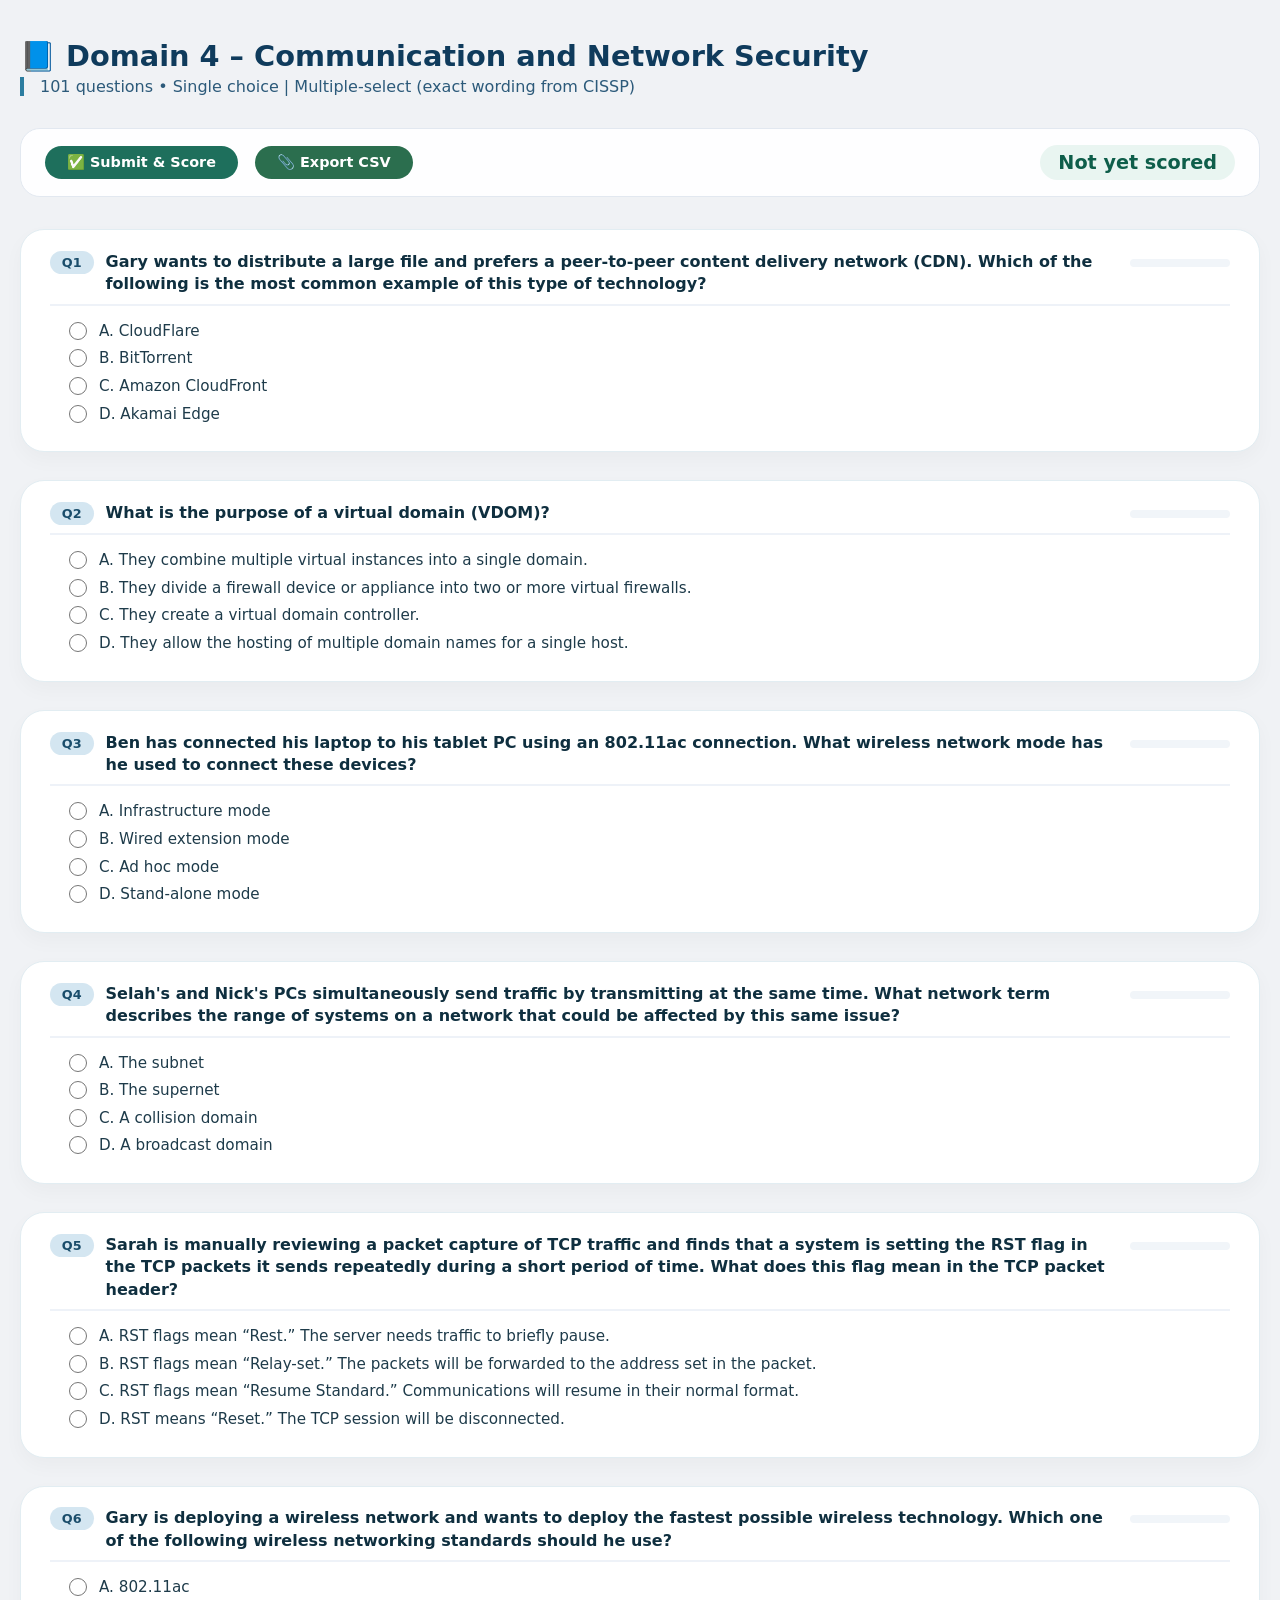
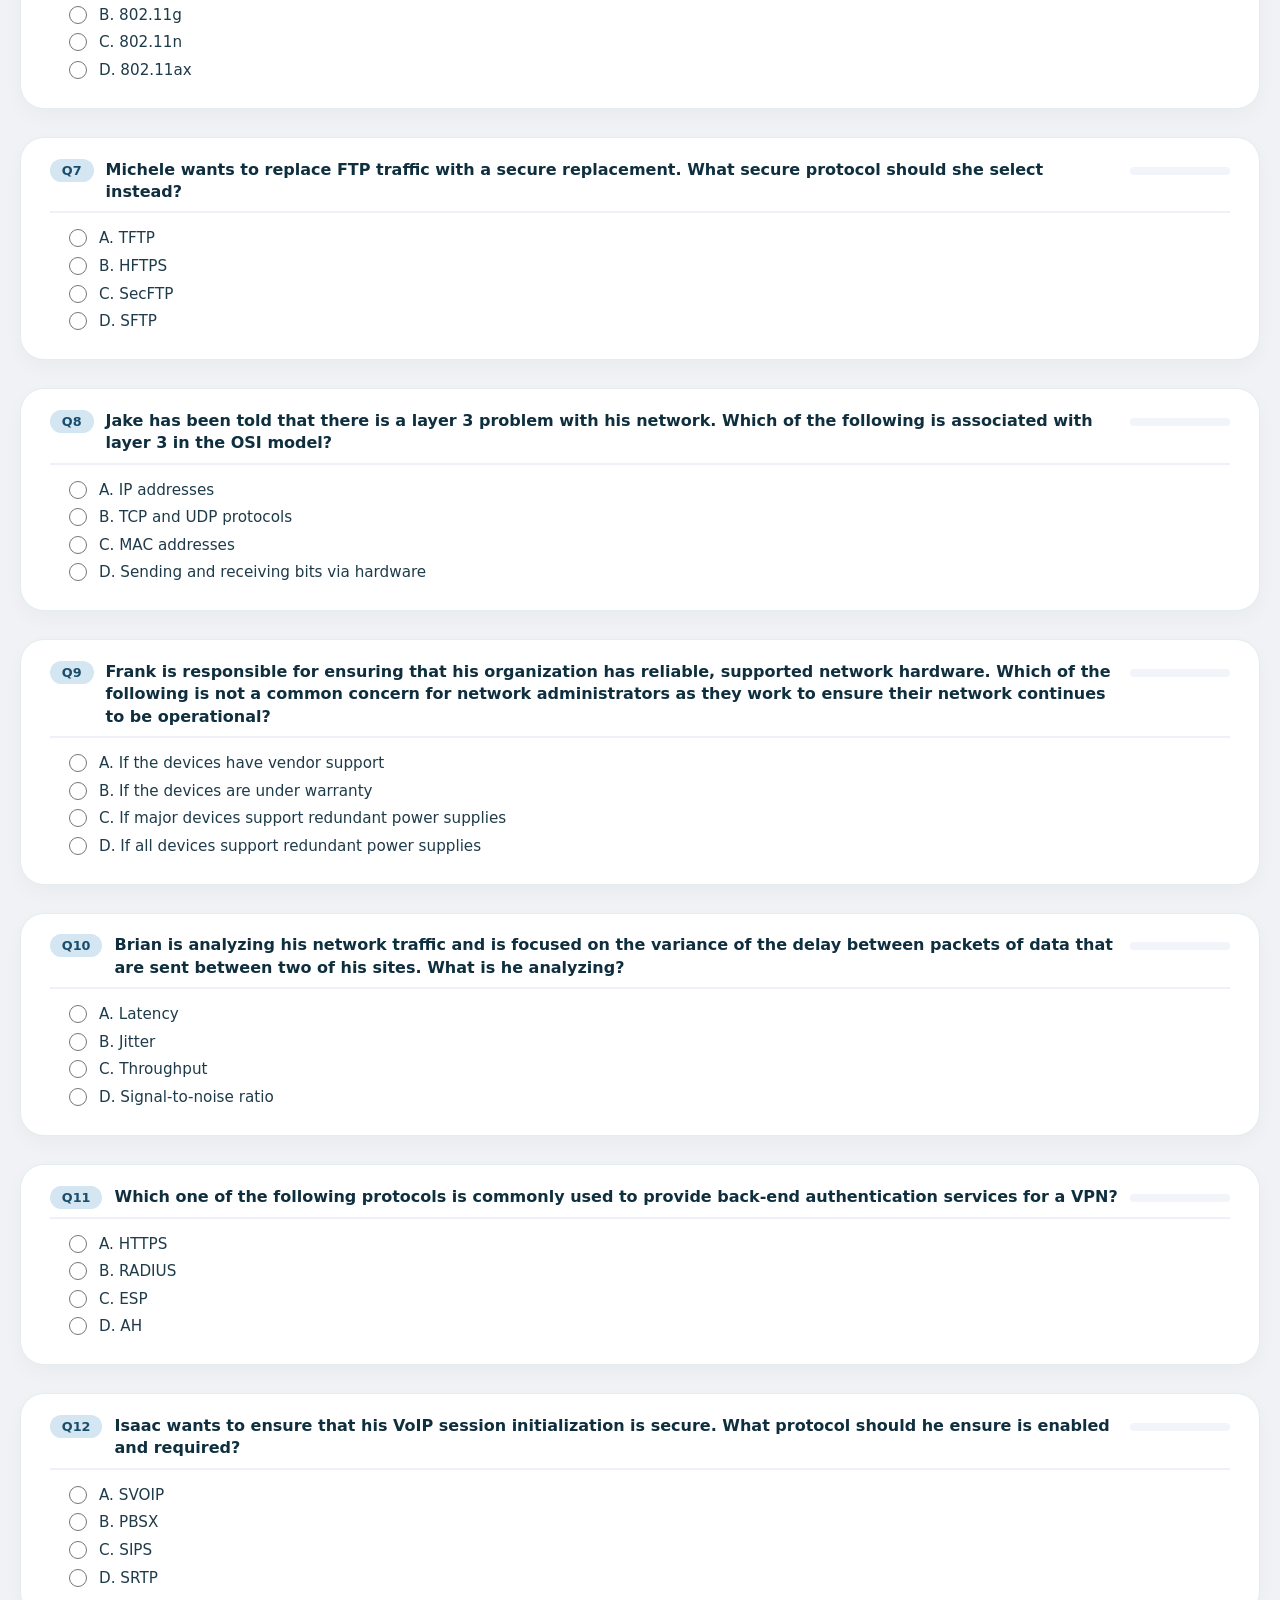
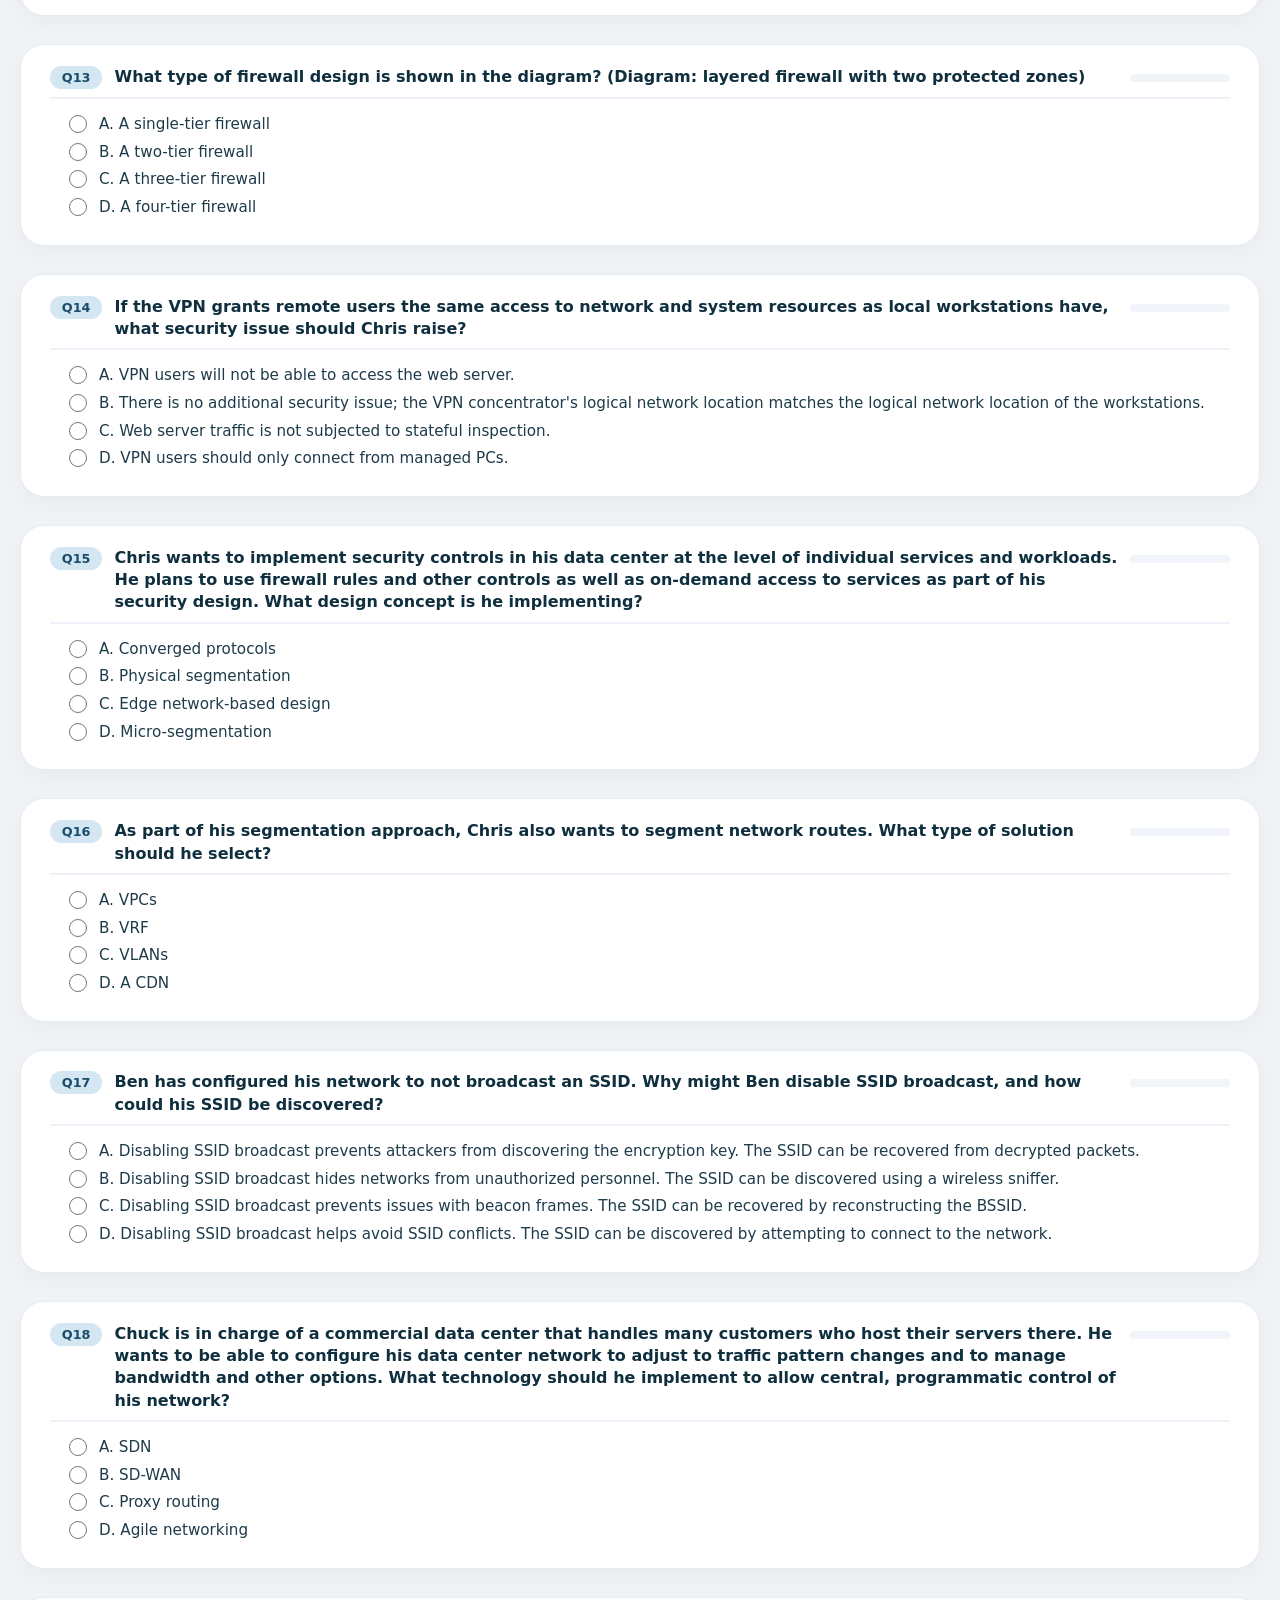
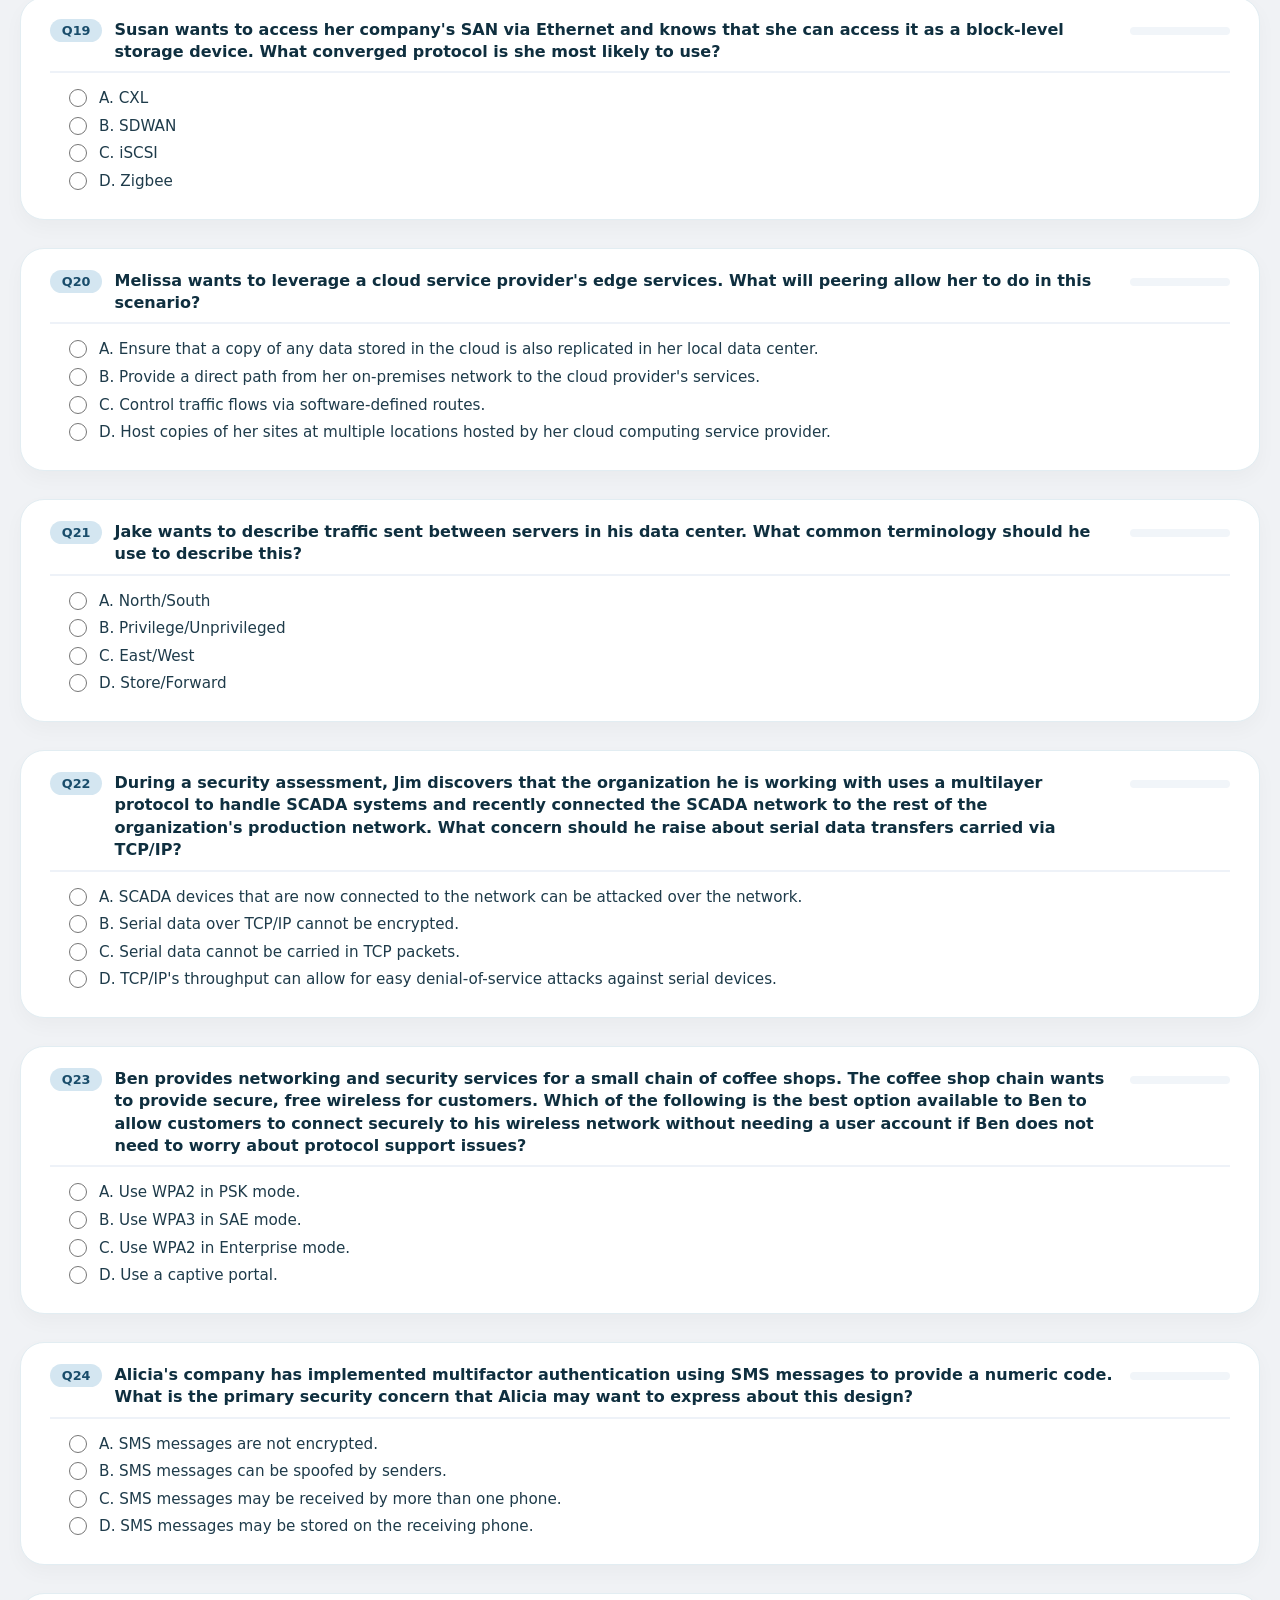
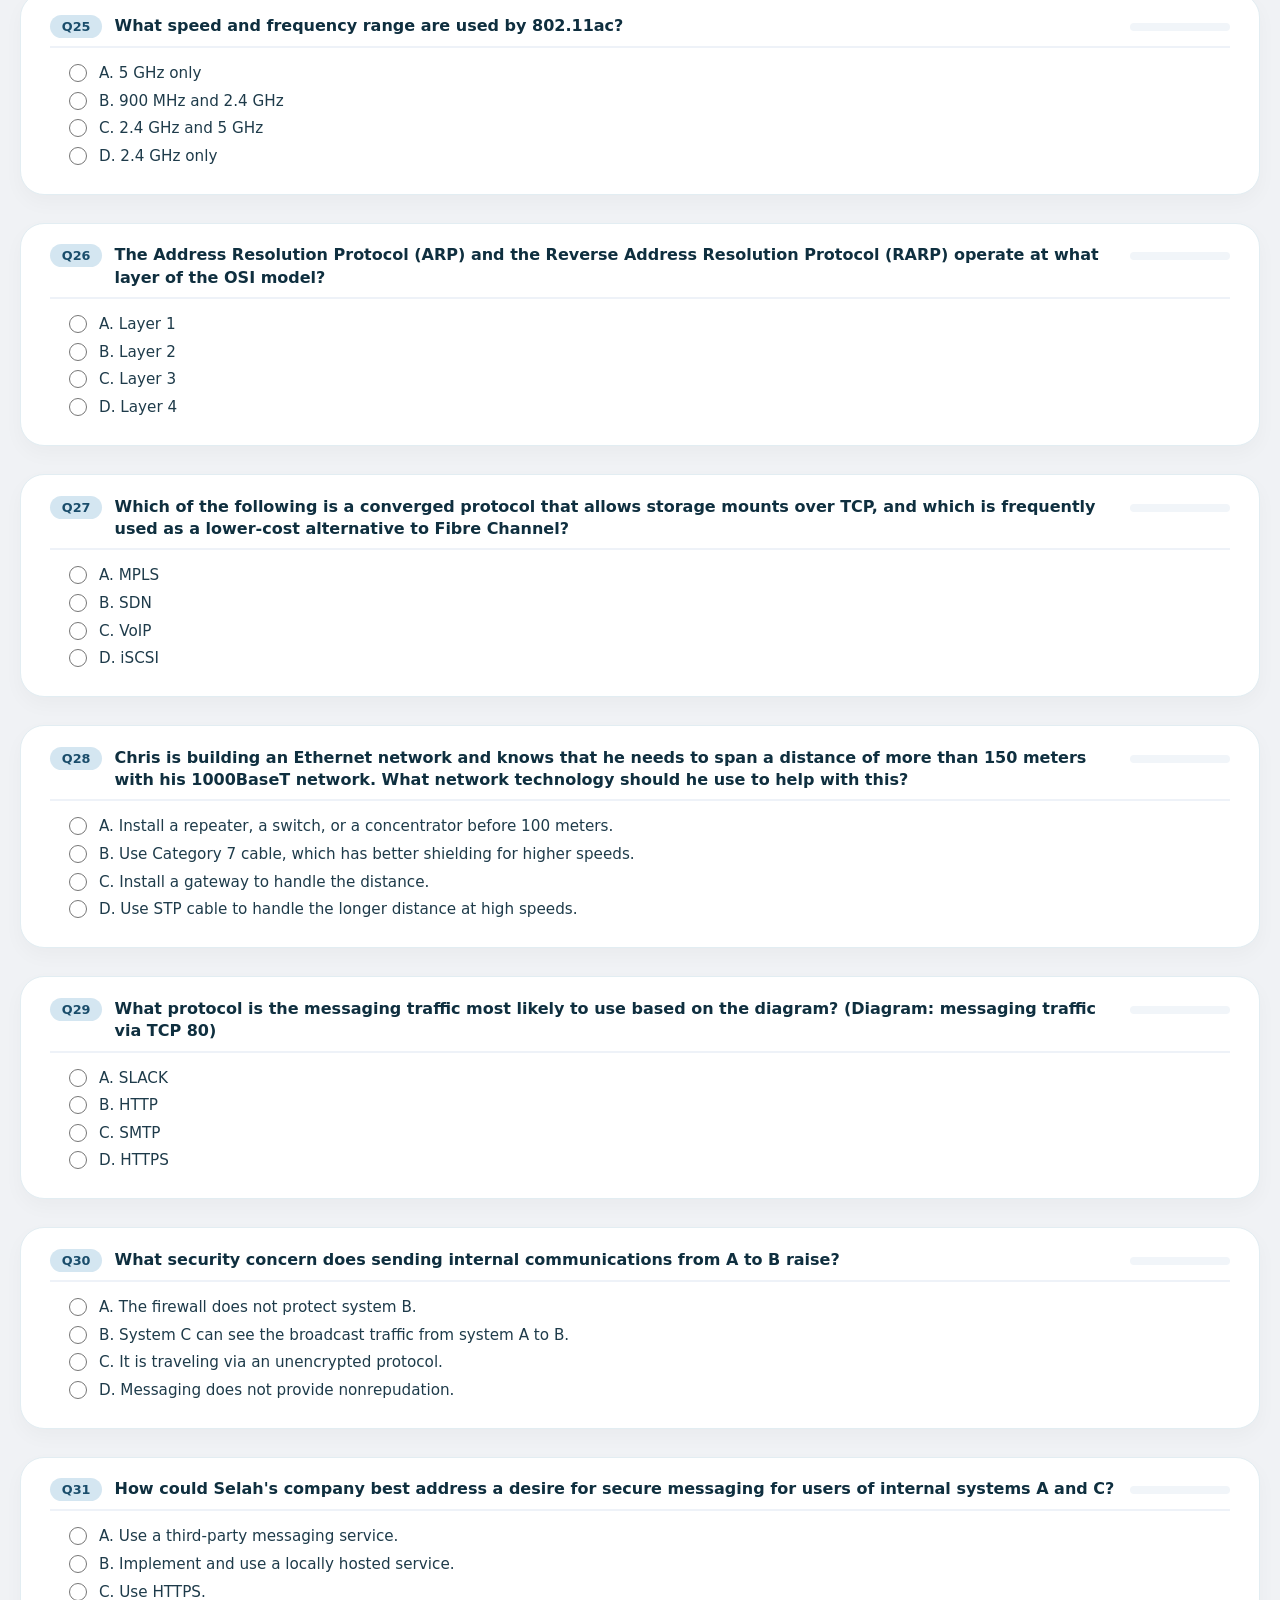
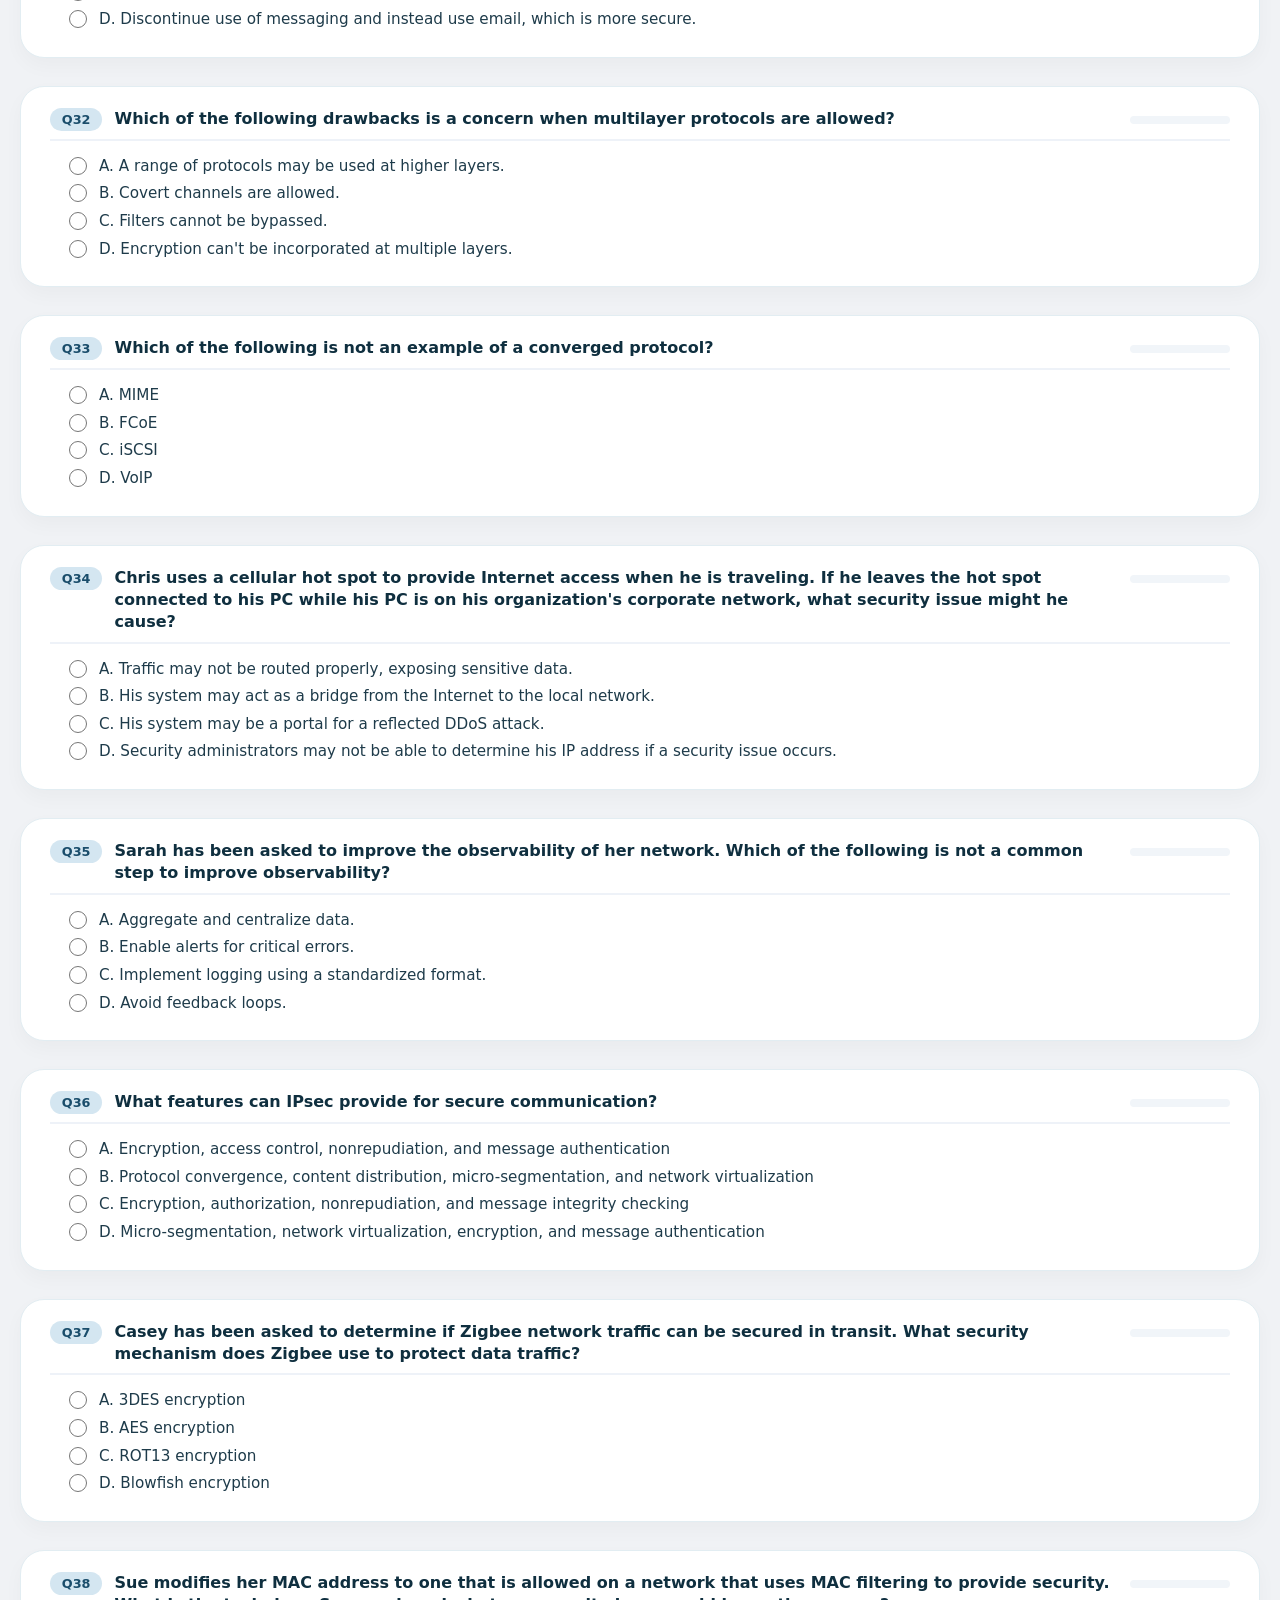
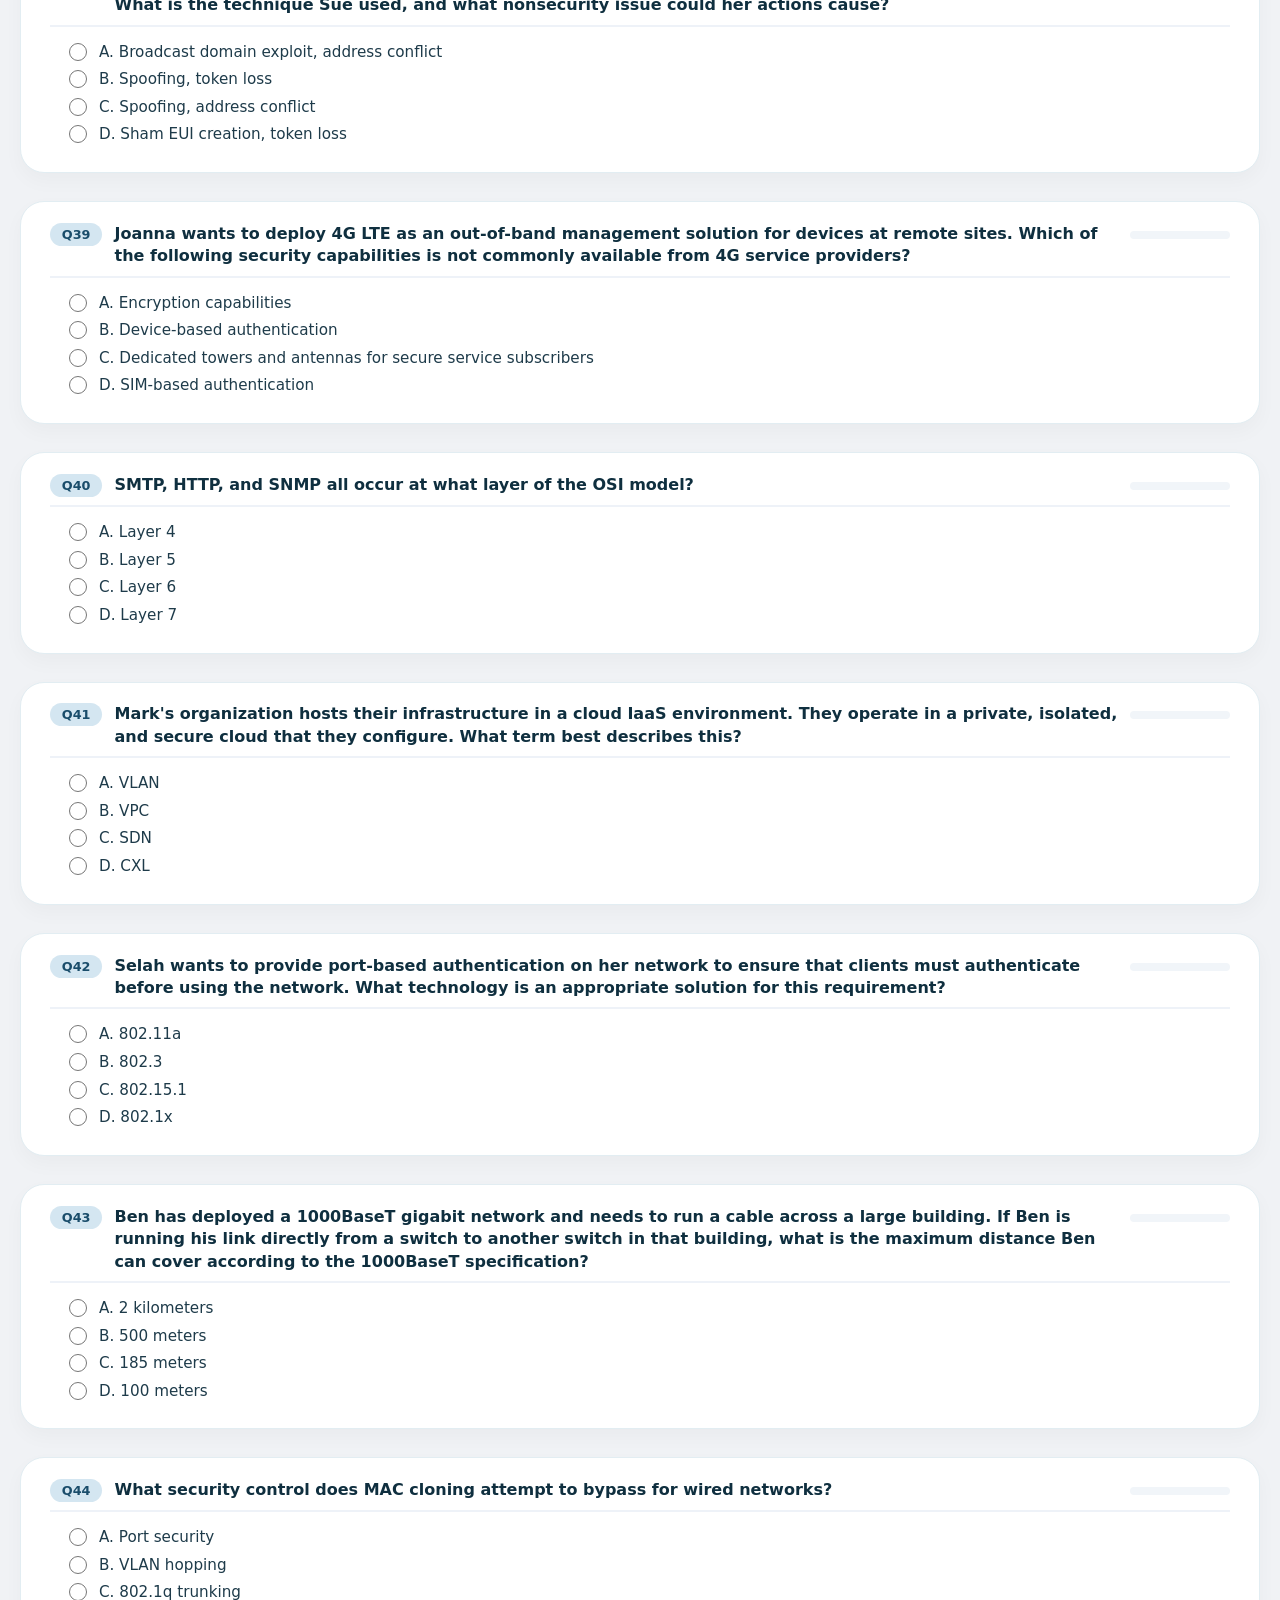
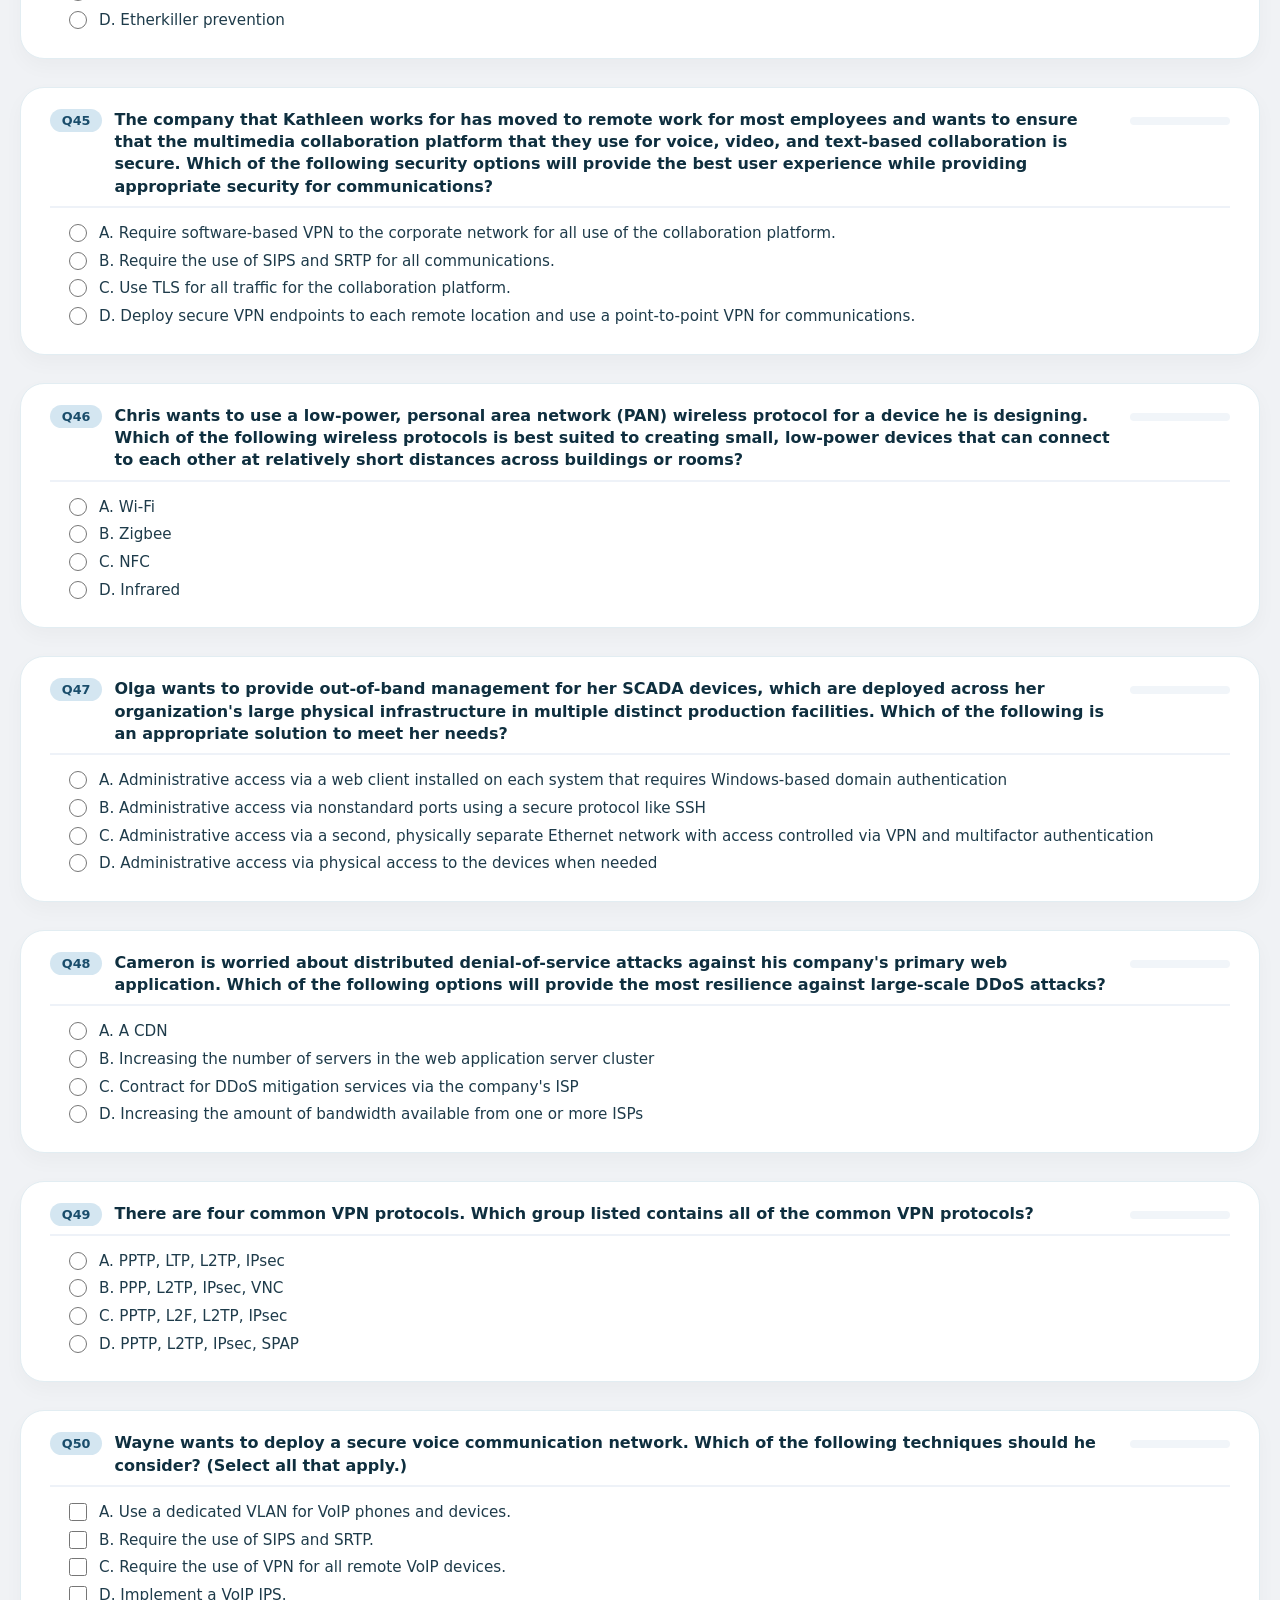
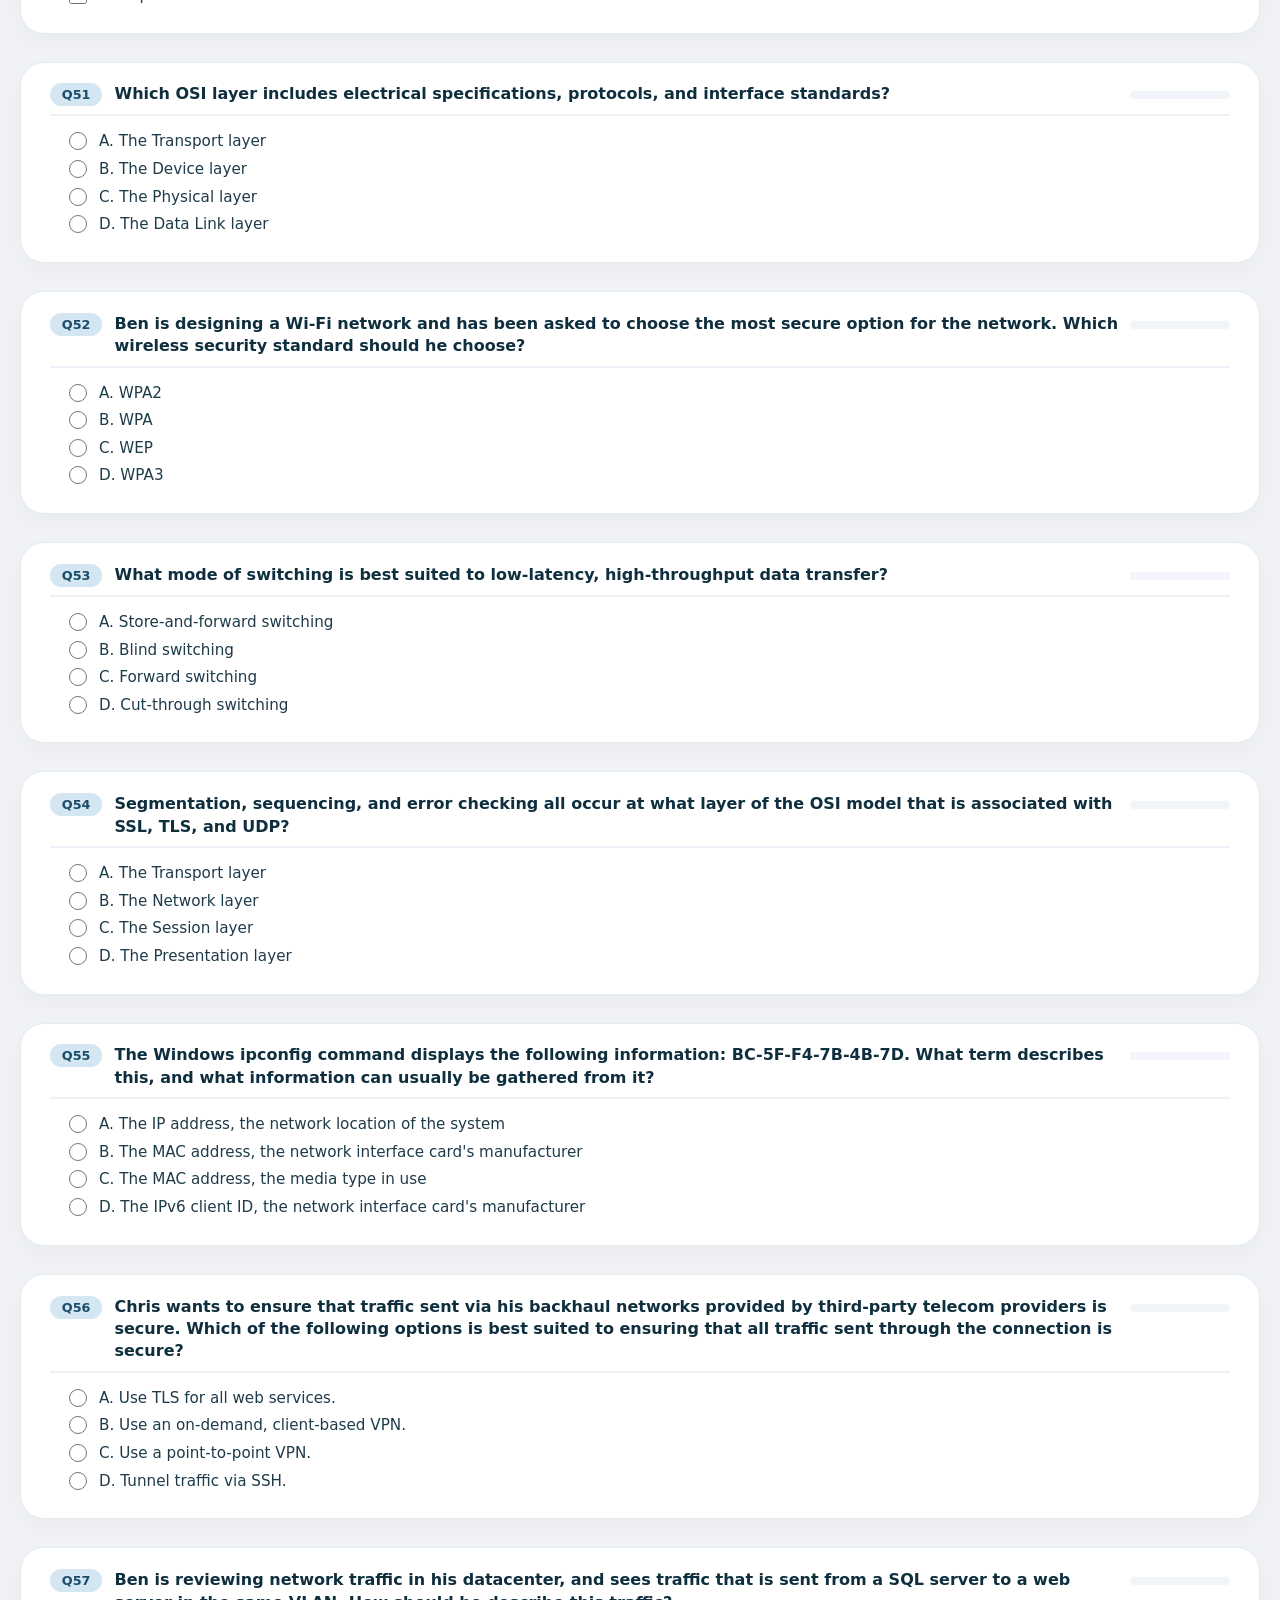
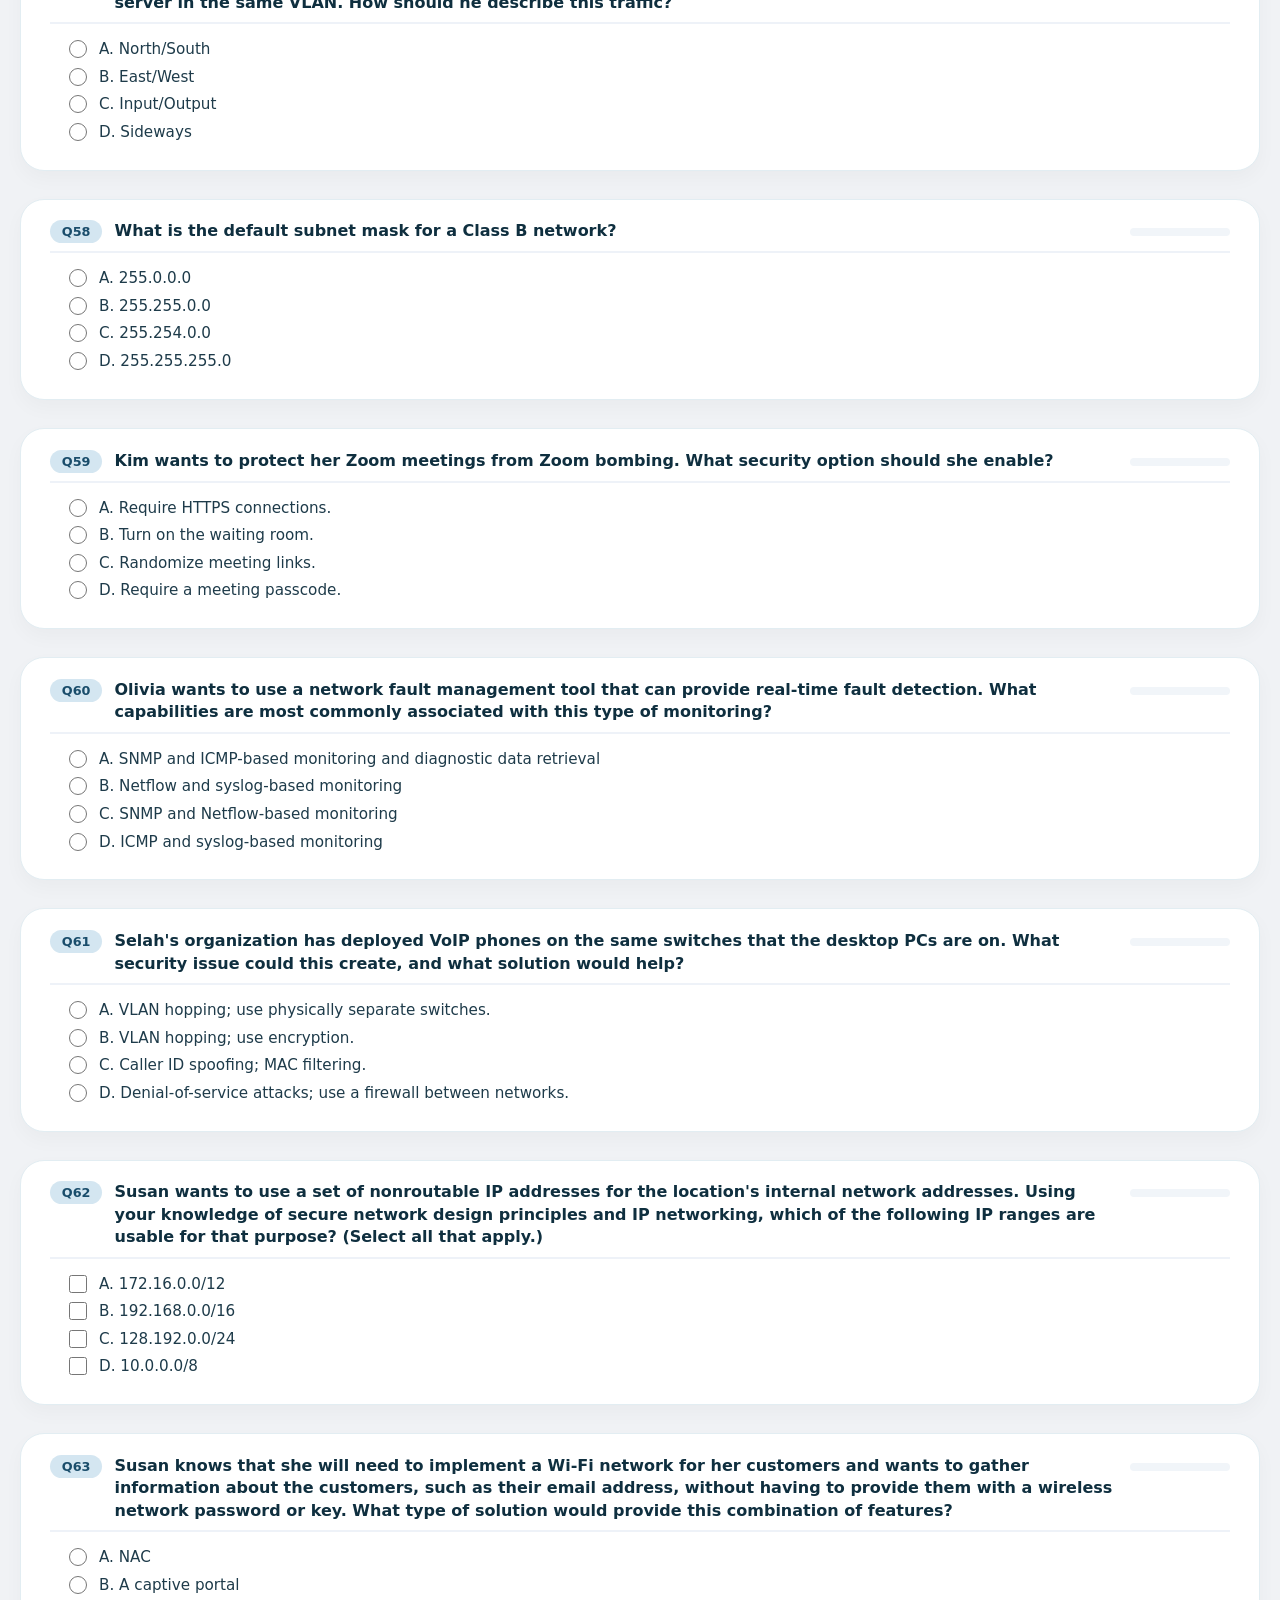
<file: isc-cissp/question-bank/isc-cissp-official-practice-tests-4th-edition/mcq/mcq-domain-04.html>
<!DOCTYPE html>
<html lang="en">

<head>
    <meta charset="UTF-8">
    <meta name="viewport" content="width=device-width, initial-scale=1.0, user-scalable=yes">
    <title>MCQ Platform – Domain 4 (Communication and Network Security)</title>
    <style>
        * {
            box-sizing: border-box;
            font-family: system-ui, 'Segoe UI', 'Roboto', 'Helvetica Neue', sans-serif;
        }

        body {
            background: #f0f2f5;
            margin: 0;
            padding: 20px;
            color: #1e293b;
        }

        .container {
            max-width: 1400px;
            margin: 0 auto;
        }

        h1 {
            font-size: 1.8rem;
            margin-bottom: 0.25rem;
            color: #0f3b5c;
        }

        .sub {
            color: #2c5a7a;
            margin-bottom: 2rem;
            border-left: 4px solid #2c7da0;
            padding-left: 1rem;
        }

        .toolbar {
            background: white;
            border-radius: 20px;
            padding: 1rem 1.5rem;
            margin-bottom: 2rem;
            display: flex;
            flex-wrap: wrap;
            justify-content: space-between;
            align-items: center;
            gap: 15px;
            position: sticky;
            top: 10px;
            z-index: 10;
            backdrop-filter: blur(8px);
            background: rgba(255, 255, 255, 0.92);
            border: 1px solid #e2e8f0;
        }

        button {
            background: #1e6f5c;
            color: white;
            border: none;
            padding: 8px 22px;
            border-radius: 40px;
            font-weight: 600;
            font-size: 0.9rem;
            cursor: pointer;
            transition: all 0.2s;
        }

        button:hover {
            background: #0f5a49;
            transform: translateY(-1px);
        }

        .btn-export {
            background: #2b6e4e;
        }

        .score-area {
            font-size: 1.2rem;
            font-weight: 700;
            background: #e9f5f1;
            padding: 6px 18px;
            border-radius: 40px;
            color: #0e5e4a;
        }

        .questions-grid {
            display: flex;
            flex-direction: column;
            gap: 1.75rem;
        }

        .question-card {
            background: white;
            border-radius: 24px;
            padding: 1.3rem 1.8rem;
            box-shadow: 0 8px 20px rgba(0, 0, 0, 0.03);
            border: 1px solid #e2edf2;
        }

        .question-header {
            display: flex;
            gap: 12px;
            align-items: baseline;
            margin-bottom: 1rem;
            border-bottom: 2px solid #eef2f8;
            padding-bottom: 0.5rem;
        }

        .q-num {
            background: #d4e6f1;
            padding: 4px 12px;
            border-radius: 60px;
            font-weight: 700;
            font-size: 0.8rem;
            color: #1a4d6b;
        }

        .q-text {
            font-weight: 600;
            font-size: 1rem;
            line-height: 1.4;
            color: #0f2f3f;
        }

        .hashtag {
            min-width: 100px !important;
            font-size: 0.8rem;
            margin-left: auto;
            background: #f1f5f9;
            padding: 4px 12px;
            border-radius: 40px;
            font-weight: 500;
        }

        .hashtag.correct {
            background: #c8e6df;
            color: #0b5345;
        }

        .hashtag.incorrect {
            background: #f8dddd;
            color: #9b2c2c;
        }

        .hashtag.skipped {
            background: #fff3bf;
            color: #856404;
        }

        .options {
            margin: 1rem 0 0.5rem 1.2rem;
            display: flex;
            flex-direction: column;
            gap: 0.6rem;
        }

        .option {
            display: flex;
            align-items: center;
            gap: 12px;
            flex-wrap: wrap;
        }

        .option input {
            margin: 0;
            width: 18px;
            height: 18px;
            accent-color: #2c7da0;
        }

        .option label {
            font-size: 0.95rem;
            color: #1e3b4a;
        }

        .modal {
            display: none;
            position: fixed;
            top: 0;
            left: 0;
            width: 100%;
            height: 100%;
            background: rgba(0, 0, 0, 0.5);
            z-index: 1000;
            justify-content: center;
            align-items: center;
        }

        .modal-content {
            background: white;
            border-radius: 28px;
            max-width: 95%;
            width: 1200px;
            max-height: 85%;
            overflow: auto;
            padding: 1.5rem;
            position: relative;
            box-shadow: 0 20px 35px rgba(0, 0, 0, 0.2);
        }

        .close-modal {
            position: absolute;
            top: 12px;
            right: 20px;
            font-size: 28px;
            cursor: pointer;
            color: #777;
        }

        .result-table {
            width: 100%;
            border-collapse: collapse;
            font-size: 0.8rem;
            background: white;
        }

        .result-table th,
        .result-table td {
            border: 1px solid #d4dee5;
            padding: 10px 8px;
            text-align: left;
            vertical-align: top;
        }

        .result-table th {
            background: #eef3f7;
        }

        footer {
            margin-top: 2rem;
            text-align: center;
            font-size: 0.75rem;
            color: #5b7c93;
        }
    </style>
</head>

<body>
    <div class="container">
        <h1>📘 Domain 4 – Communication and Network Security</h1>
        <div class="sub">101 questions • Single choice | Multiple‑select (exact wording from CISSP)</div>

        <div class="toolbar">
            <div>
                <button id="submitBtn">✅ Submit & Score</button>
                <button id="exportBtn" class="btn-export" style="margin-left: 12px;">📎 Export CSV</button>
            </div>
            <div class="score-area" id="scoreDisplay">Not yet scored</div>
        </div>

        <div id="questionsContainer" class="questions-grid"></div>
        <footer>MCQ Platform — Domain 4. Hashtags appear after submission: ✅ correct / ❌ incorrect / ⚪ skipped.</footer>
    </div>

    <div id="summaryModal" class="modal">
        <div class="modal-content">
            <span class="close-modal">&times;</span>
            <h3 id="modalTitle">Detailed Report</h3>
            <div id="modalBody"></div>
            <button id="modalExportBtn" class="btn-export" style="margin-top: 12px;">📎 Export CSV from Modal</button>
        </div>
    </div>

    <script>
        // --------------------------------------------------------------
        // EXACT QUESTIONS (from original XML) – DOMAIN 4
        // --------------------------------------------------------------
        const questionsData = [
            { id: 1, text: "Gary wants to distribute a large file and prefers a peer-to-peer content delivery network (CDN). Which of the following is the most common example of this type of technology?", options: ["A. CloudFlare", "B. BitTorrent", "C. Amazon CloudFront", "D. Akamai Edge"] },
            { id: 2, text: "What is the purpose of a virtual domain (VDOM)?", options: ["A. They combine multiple virtual instances into a single domain.", "B. They divide a firewall device or appliance into two or more virtual firewalls.", "C. They create a virtual domain controller.", "D. They allow the hosting of multiple domain names for a single host."] },
            { id: 3, text: "Ben has connected his laptop to his tablet PC using an 802.11ac connection. What wireless network mode has he used to connect these devices?", options: ["A. Infrastructure mode", "B. Wired extension mode", "C. Ad hoc mode", "D. Stand-alone mode"] },
            { id: 4, text: "Selah's and Nick's PCs simultaneously send traffic by transmitting at the same time. What network term describes the range of systems on a network that could be affected by this same issue?", options: ["A. The subnet", "B. The supernet", "C. A collision domain", "D. A broadcast domain"] },
            { id: 5, text: "Sarah is manually reviewing a packet capture of TCP traffic and finds that a system is setting the RST flag in the TCP packets it sends repeatedly during a short period of time. What does this flag mean in the TCP packet header?", options: ["A. RST flags mean “Rest.” The server needs traffic to briefly pause.", "B. RST flags mean “Relay-set.” The packets will be forwarded to the address set in the packet.", "C. RST flags mean “Resume Standard.” Communications will resume in their normal format.", "D. RST means “Reset.” The TCP session will be disconnected."] },
            { id: 6, text: "Gary is deploying a wireless network and wants to deploy the fastest possible wireless technology. Which one of the following wireless networking standards should he use?", options: ["A. 802.11ac", "B. 802.11g", "C. 802.11n", "D. 802.11ax"] },
            { id: 7, text: "Michele wants to replace FTP traffic with a secure replacement. What secure protocol should she select instead?", options: ["A. TFTP", "B. HFTPS", "C. SecFTP", "D. SFTP"] },
            { id: 8, text: "Jake has been told that there is a layer 3 problem with his network. Which of the following is associated with layer 3 in the OSI model?", options: ["A. IP addresses", "B. TCP and UDP protocols", "C. MAC addresses", "D. Sending and receiving bits via hardware"] },
            { id: 9, text: "Frank is responsible for ensuring that his organization has reliable, supported network hardware. Which of the following is not a common concern for network administrators as they work to ensure their network continues to be operational?", options: ["A. If the devices have vendor support", "B. If the devices are under warranty", "C. If major devices support redundant power supplies", "D. If all devices support redundant power supplies"] },
            { id: 10, text: "Brian is analyzing his network traffic and is focused on the variance of the delay between packets of data that are sent between two of his sites. What is he analyzing?", options: ["A. Latency", "B. Jitter", "C. Throughput", "D. Signal-to-noise ratio"] },
            { id: 11, text: "Which one of the following protocols is commonly used to provide back-end authentication services for a VPN?", options: ["A. HTTPS", "B. RADIUS", "C. ESP", "D. AH"] },
            { id: 12, text: "Isaac wants to ensure that his VoIP session initialization is secure. What protocol should he ensure is enabled and required?", options: ["A. SVOIP", "B. PBSX", "C. SIPS", "D. SRTP"] },
            { id: 13, text: "What type of firewall design is shown in the diagram? (Diagram: layered firewall with two protected zones)", options: ["A. A single-tier firewall", "B. A two-tier firewall", "C. A three-tier firewall", "D. A four-tier firewall"] },
            { id: 14, text: "If the VPN grants remote users the same access to network and system resources as local workstations have, what security issue should Chris raise?", options: ["A. VPN users will not be able to access the web server.", "B. There is no additional security issue; the VPN concentrator's logical network location matches the logical network location of the workstations.", "C. Web server traffic is not subjected to stateful inspection.", "D. VPN users should only connect from managed PCs."] },
            { id: 15, text: "Chris wants to implement security controls in his data center at the level of individual services and workloads. He plans to use firewall rules and other controls as well as on-demand access to services as part of his security design. What design concept is he implementing?", options: ["A. Converged protocols", "B. Physical segmentation", "C. Edge network-based design", "D. Micro-segmentation"] },
            { id: 16, text: "As part of his segmentation approach, Chris also wants to segment network routes. What type of solution should he select?", options: ["A. VPCs", "B. VRF", "C. VLANs", "D. A CDN"] },
            { id: 17, text: "Ben has configured his network to not broadcast an SSID. Why might Ben disable SSID broadcast, and how could his SSID be discovered?", options: ["A. Disabling SSID broadcast prevents attackers from discovering the encryption key. The SSID can be recovered from decrypted packets.", "B. Disabling SSID broadcast hides networks from unauthorized personnel. The SSID can be discovered using a wireless sniffer.", "C. Disabling SSID broadcast prevents issues with beacon frames. The SSID can be recovered by reconstructing the BSSID.", "D. Disabling SSID broadcast helps avoid SSID conflicts. The SSID can be discovered by attempting to connect to the network."] },
            { id: 18, text: "Chuck is in charge of a commercial data center that handles many customers who host their servers there. He wants to be able to configure his data center network to adjust to traffic pattern changes and to manage bandwidth and other options. What technology should he implement to allow central, programmatic control of his network?", options: ["A. SDN", "B. SD-WAN", "C. Proxy routing", "D. Agile networking"] },
            { id: 19, text: "Susan wants to access her company's SAN via Ethernet and knows that she can access it as a block-level storage device. What converged protocol is she most likely to use?", options: ["A. CXL", "B. SDWAN", "C. iSCSI", "D. Zigbee"] },
            { id: 20, text: "Melissa wants to leverage a cloud service provider's edge services. What will peering allow her to do in this scenario?", options: ["A. Ensure that a copy of any data stored in the cloud is also replicated in her local data center.", "B. Provide a direct path from her on-premises network to the cloud provider's services.", "C. Control traffic flows via software-defined routes.", "D. Host copies of her sites at multiple locations hosted by her cloud computing service provider."] },
            { id: 21, text: "Jake wants to describe traffic sent between servers in his data center. What common terminology should he use to describe this?", options: ["A. North/South", "B. Privilege/Unprivileged", "C. East/West", "D. Store/Forward"] },
            { id: 22, text: "During a security assessment, Jim discovers that the organization he is working with uses a multilayer protocol to handle SCADA systems and recently connected the SCADA network to the rest of the organization's production network. What concern should he raise about serial data transfers carried via TCP/IP?", options: ["A. SCADA devices that are now connected to the network can be attacked over the network.", "B. Serial data over TCP/IP cannot be encrypted.", "C. Serial data cannot be carried in TCP packets.", "D. TCP/IP's throughput can allow for easy denial-of-service attacks against serial devices."] },
            { id: 23, text: "Ben provides networking and security services for a small chain of coffee shops. The coffee shop chain wants to provide secure, free wireless for customers. Which of the following is the best option available to Ben to allow customers to connect securely to his wireless network without needing a user account if Ben does not need to worry about protocol support issues?", options: ["A. Use WPA2 in PSK mode.", "B. Use WPA3 in SAE mode.", "C. Use WPA2 in Enterprise mode.", "D. Use a captive portal."] },
            { id: 24, text: "Alicia's company has implemented multifactor authentication using SMS messages to provide a numeric code. What is the primary security concern that Alicia may want to express about this design?", options: ["A. SMS messages are not encrypted.", "B. SMS messages can be spoofed by senders.", "C. SMS messages may be received by more than one phone.", "D. SMS messages may be stored on the receiving phone."] },
            { id: 25, text: "What speed and frequency range are used by 802.11ac?", options: ["A. 5 GHz only", "B. 900 MHz and 2.4 GHz", "C. 2.4 GHz and 5 GHz", "D. 2.4 GHz only"] },
            { id: 26, text: "The Address Resolution Protocol (ARP) and the Reverse Address Resolution Protocol (RARP) operate at what layer of the OSI model?", options: ["A. Layer 1", "B. Layer 2", "C. Layer 3", "D. Layer 4"] },
            { id: 27, text: "Which of the following is a converged protocol that allows storage mounts over TCP, and which is frequently used as a lower-cost alternative to Fibre Channel?", options: ["A. MPLS", "B. SDN", "C. VoIP", "D. iSCSI"] },
            { id: 28, text: "Chris is building an Ethernet network and knows that he needs to span a distance of more than 150 meters with his 1000BaseT network. What network technology should he use to help with this?", options: ["A. Install a repeater, a switch, or a concentrator before 100 meters.", "B. Use Category 7 cable, which has better shielding for higher speeds.", "C. Install a gateway to handle the distance.", "D. Use STP cable to handle the longer distance at high speeds."] },
            { id: 29, text: "What protocol is the messaging traffic most likely to use based on the diagram? (Diagram: messaging traffic via TCP 80)", options: ["A. SLACK", "B. HTTP", "C. SMTP", "D. HTTPS"] },
            { id: 30, text: "What security concern does sending internal communications from A to B raise?", options: ["A. The firewall does not protect system B.", "B. System C can see the broadcast traffic from system A to B.", "C. It is traveling via an unencrypted protocol.", "D. Messaging does not provide nonrepudation."] },
            { id: 31, text: "How could Selah's company best address a desire for secure messaging for users of internal systems A and C?", options: ["A. Use a third-party messaging service.", "B. Implement and use a locally hosted service.", "C. Use HTTPS.", "D. Discontinue use of messaging and instead use email, which is more secure."] },
            { id: 32, text: "Which of the following drawbacks is a concern when multilayer protocols are allowed?", options: ["A. A range of protocols may be used at higher layers.", "B. Covert channels are allowed.", "C. Filters cannot be bypassed.", "D. Encryption can't be incorporated at multiple layers."] },
            { id: 33, text: "Which of the following is not an example of a converged protocol?", options: ["A. MIME", "B. FCoE", "C. iSCSI", "D. VoIP"] },
            { id: 34, text: "Chris uses a cellular hot spot to provide Internet access when he is traveling. If he leaves the hot spot connected to his PC while his PC is on his organization's corporate network, what security issue might he cause?", options: ["A. Traffic may not be routed properly, exposing sensitive data.", "B. His system may act as a bridge from the Internet to the local network.", "C. His system may be a portal for a reflected DDoS attack.", "D. Security administrators may not be able to determine his IP address if a security issue occurs."] },
            { id: 35, text: "Sarah has been asked to improve the observability of her network. Which of the following is not a common step to improve observability?", options: ["A. Aggregate and centralize data.", "B. Enable alerts for critical errors.", "C. Implement logging using a standardized format.", "D. Avoid feedback loops."] },
            { id: 36, text: "What features can IPsec provide for secure communication?", options: ["A. Encryption, access control, nonrepudiation, and message authentication", "B. Protocol convergence, content distribution, micro-segmentation, and network virtualization", "C. Encryption, authorization, nonrepudiation, and message integrity checking", "D. Micro-segmentation, network virtualization, encryption, and message authentication"] },
            { id: 37, text: "Casey has been asked to determine if Zigbee network traffic can be secured in transit. What security mechanism does Zigbee use to protect data traffic?", options: ["A. 3DES encryption", "B. AES encryption", "C. ROT13 encryption", "D. Blowfish encryption"] },
            { id: 38, text: "Sue modifies her MAC address to one that is allowed on a network that uses MAC filtering to provide security. What is the technique Sue used, and what nonsecurity issue could her actions cause?", options: ["A. Broadcast domain exploit, address conflict", "B. Spoofing, token loss", "C. Spoofing, address conflict", "D. Sham EUI creation, token loss"] },
            { id: 39, text: "Joanna wants to deploy 4G LTE as an out-of-band management solution for devices at remote sites. Which of the following security capabilities is not commonly available from 4G service providers?", options: ["A. Encryption capabilities", "B. Device-based authentication", "C. Dedicated towers and antennas for secure service subscribers", "D. SIM-based authentication"] },
            { id: 40, text: "SMTP, HTTP, and SNMP all occur at what layer of the OSI model?", options: ["A. Layer 4", "B. Layer 5", "C. Layer 6", "D. Layer 7"] },
            { id: 41, text: "Mark's organization hosts their infrastructure in a cloud IaaS environment. They operate in a private, isolated, and secure cloud that they configure. What term best describes this?", options: ["A. VLAN", "B. VPC", "C. SDN", "D. CXL"] },
            { id: 42, text: "Selah wants to provide port-based authentication on her network to ensure that clients must authenticate before using the network. What technology is an appropriate solution for this requirement?", options: ["A. 802.11a", "B. 802.3", "C. 802.15.1", "D. 802.1x"] },
            { id: 43, text: "Ben has deployed a 1000BaseT gigabit network and needs to run a cable across a large building. If Ben is running his link directly from a switch to another switch in that building, what is the maximum distance Ben can cover according to the 1000BaseT specification?", options: ["A. 2 kilometers", "B. 500 meters", "C. 185 meters", "D. 100 meters"] },
            { id: 44, text: "What security control does MAC cloning attempt to bypass for wired networks?", options: ["A. Port security", "B. VLAN hopping", "C. 802.1q trunking", "D. Etherkiller prevention"] },
            { id: 45, text: "The company that Kathleen works for has moved to remote work for most employees and wants to ensure that the multimedia collaboration platform that they use for voice, video, and text-based collaboration is secure. Which of the following security options will provide the best user experience while providing appropriate security for communications?", options: ["A. Require software-based VPN to the corporate network for all use of the collaboration platform.", "B. Require the use of SIPS and SRTP for all communications.", "C. Use TLS for all traffic for the collaboration platform.", "D. Deploy secure VPN endpoints to each remote location and use a point-to-point VPN for communications."] },
            { id: 46, text: "Chris wants to use a low-power, personal area network (PAN) wireless protocol for a device he is designing. Which of the following wireless protocols is best suited to creating small, low-power devices that can connect to each other at relatively short distances across buildings or rooms?", options: ["A. Wi-Fi", "B. Zigbee", "C. NFC", "D. Infrared"] },
            { id: 47, text: "Olga wants to provide out-of-band management for her SCADA devices, which are deployed across her organization's large physical infrastructure in multiple distinct production facilities. Which of the following is an appropriate solution to meet her needs?", options: ["A. Administrative access via a web client installed on each system that requires Windows-based domain authentication", "B. Administrative access via nonstandard ports using a secure protocol like SSH", "C. Administrative access via a second, physically separate Ethernet network with access controlled via VPN and multifactor authentication", "D. Administrative access via physical access to the devices when needed"] },
            { id: 48, text: "Cameron is worried about distributed denial-of-service attacks against his company's primary web application. Which of the following options will provide the most resilience against large-scale DDoS attacks?", options: ["A. A CDN", "B. Increasing the number of servers in the web application server cluster", "C. Contract for DDoS mitigation services via the company's ISP", "D. Increasing the amount of bandwidth available from one or more ISPs"] },
            { id: 49, text: "There are four common VPN protocols. Which group listed contains all of the common VPN protocols?", options: ["A. PPTP, LTP, L2TP, IPsec", "B. PPP, L2TP, IPsec, VNC", "C. PPTP, L2F, L2TP, IPsec", "D. PPTP, L2TP, IPsec, SPAP"] },
            { id: 50, text: "Wayne wants to deploy a secure voice communication network. Which of the following techniques should he consider? (Select all that apply.)", options: ["A. Use a dedicated VLAN for VoIP phones and devices.", "B. Require the use of SIPS and SRTP.", "C. Require the use of VPN for all remote VoIP devices.", "D. Implement a VoIP IPS."] },
            { id: 51, text: "Which OSI layer includes electrical specifications, protocols, and interface standards?", options: ["A. The Transport layer", "B. The Device layer", "C. The Physical layer", "D. The Data Link layer"] },
            { id: 52, text: "Ben is designing a Wi-Fi network and has been asked to choose the most secure option for the network. Which wireless security standard should he choose?", options: ["A. WPA2", "B. WPA", "C. WEP", "D. WPA3"] },
            { id: 53, text: "What mode of switching is best suited to low-latency, high-throughput data transfer?", options: ["A. Store-and-forward switching", "B. Blind switching", "C. Forward switching", "D. Cut-through switching"] },
            { id: 54, text: "Segmentation, sequencing, and error checking all occur at what layer of the OSI model that is associated with SSL, TLS, and UDP?", options: ["A. The Transport layer", "B. The Network layer", "C. The Session layer", "D. The Presentation layer"] },
            { id: 55, text: "The Windows ipconfig command displays the following information: BC-5F-F4-7B-4B-7D. What term describes this, and what information can usually be gathered from it?", options: ["A. The IP address, the network location of the system", "B. The MAC address, the network interface card's manufacturer", "C. The MAC address, the media type in use", "D. The IPv6 client ID, the network interface card's manufacturer"] },
            { id: 56, text: "Chris wants to ensure that traffic sent via his backhaul networks provided by third-party telecom providers is secure. Which of the following options is best suited to ensuring that all traffic sent through the connection is secure?", options: ["A. Use TLS for all web services.", "B. Use an on-demand, client-based VPN.", "C. Use a point-to-point VPN.", "D. Tunnel traffic via SSH."] },
            { id: 57, text: "Ben is reviewing network traffic in his datacenter, and sees traffic that is sent from a SQL server to a web server in the same VLAN. How should he describe this traffic?", options: ["A. North/South", "B. East/West", "C. Input/Output", "D. Sideways"] },
            { id: 58, text: "What is the default subnet mask for a Class B network?", options: ["A. 255.0.0.0", "B. 255.255.0.0", "C. 255.254.0.0", "D. 255.255.255.0"] },
            { id: 59, text: "Kim wants to protect her Zoom meetings from Zoom bombing. What security option should she enable?", options: ["A. Require HTTPS connections.", "B. Turn on the waiting room.", "C. Randomize meeting links.", "D. Require a meeting passcode."] },
            { id: 60, text: "Olivia wants to use a network fault management tool that can provide real-time fault detection. What capabilities are most commonly associated with this type of monitoring?", options: ["A. SNMP and ICMP-based monitoring and diagnostic data retrieval", "B. Netflow and syslog-based monitoring", "C. SNMP and Netflow-based monitoring", "D. ICMP and syslog-based monitoring"] },
            { id: 61, text: "Selah's organization has deployed VoIP phones on the same switches that the desktop PCs are on. What security issue could this create, and what solution would help?", options: ["A. VLAN hopping; use physically separate switches.", "B. VLAN hopping; use encryption.", "C. Caller ID spoofing; MAC filtering.", "D. Denial-of-service attacks; use a firewall between networks."] },
            { id: 62, text: "Susan wants to use a set of nonroutable IP addresses for the location's internal network addresses. Using your knowledge of secure network design principles and IP networking, which of the following IP ranges are usable for that purpose? (Select all that apply.)", options: ["A. 172.16.0.0/12", "B. 192.168.0.0/16", "C. 128.192.0.0/24", "D. 10.0.0.0/8"] },
            { id: 63, text: "Susan knows that she will need to implement a Wi-Fi network for her customers and wants to gather information about the customers, such as their email address, without having to provide them with a wireless network password or key. What type of solution would provide this combination of features?", options: ["A. NAC", "B. A captive portal", "C. Pre-shared keys", "D. WPA3's SAE mode"] },
            { id: 64, text: "With her wireless network set up, Susan moves on to ensuring that her network will remain operational even if disruptions occur. What is the simplest way she can ensure that her network devices, including her router, access points, and network switches, stay on if a brownout or other temporary power issue occurs?", options: ["A. Purchase and install a generator with an automatic start.", "B. Deploy dual power supplies for all network devices.", "C. Install UPS systems to cover all network devices that must remain online.", "D. Contract with multiple different power companies for redundant power."] },
            { id: 65, text: "Susan wants to provide 100 gigabit network connections to devices in the facility where the new branch will operate. What connectivity options does she have for structured wiring that can meet those speeds? (Select all that apply.)", options: ["A. Cat5e", "B. Fiber", "C. Cat6", "D. Coaxial cable"] },
            { id: 66, text: "Data streams occur at what three layers of the OSI model?", options: ["A. Application, Presentation, and Session", "B. Presentation, Session, and Transport", "C. Physical, Data Link, and Network", "D. Data Link, Network, and Transport"] },
            { id: 67, text: "Lucca wants to protect endpoints that are in production use but that are no longer supported and cannot be patched from network attacks. What should he do to best protect these devices?", options: ["A. Install a firewall on the device.", "B. Disable all services and open ports on the devices.", "C. Place a hardware network security device in front of the devices.", "D. Unplug the devices from the network because they cannot be properly secured."] },
            { id: 68, text: "Selah's networking team has been asked to identify a technology that will allow them to separate the routing process for the network from the packet switching process while increasing centralization?", options: ["A. A network that follows the 5-4-3 rule", "B. A converged network", "C. A software-defined network", "D. A hypervisor-based network"] },
            { id: 69, text: "When a TCP packet is sent, what is added as datagrams are sent from the Transport Layer to the Internet Layer and from the Internet Layer to the Data-Link Layer?", options: ["A. Headers are added", "B. Information is added to the main body of the packet data", "C. The data is encrypted with a new secret key", "D. A security envelope that provides perfect forward secrecy"] },
            { id: 70, text: "During a troubleshooting process, the support technician that Alyssa is talking to states that the problem is a layer 3 problem. Which of the following possible issues is not a layer 3 problem?", options: ["A. A TTL mismatch", "B. An MTU mismatch", "C. An incorrect ACL", "D. A broken network cable"] },
            { id: 71, text: "During a review of her organization's network, Angela discovered that it was suffering from broadcast storms and that contractors, guests, and organizational administrative staff were on the same network segment. What design change should Angela recommend?", options: ["A. Require encryption for all users.", "B. Install a firewall at the network border.", "C. Enable spanning tree loop detection.", "D. Segment the network based on functional requirements."] },
            { id: 72, text: "Lisa wants to explain the difference between network throughput and bandwidth to her team. Which of the following best describes the difference between the two terms?", options: ["A. Bandwidth describes the number of parallel data channels available to a network, and throughput describes how many can be used at once.", "B. Bandwidth is the maximum amount of data that can be sent via a channel or connection, and throughput is the actual amount of data that is sent via the channel or connection in a given period of time.", "C. Bandwidth and throughput are the same and can be used interchangeably.", "D. Bandwidth is a measure of the amount of data sent over a given period of time, and throughput is the maximum amount of data that could be sent via the channel."] },
            { id: 73, text: "Ben wants to ensure that the instance-to-instance (system-to-system) traffic in his cloud-hosted infrastructure-as-a-service environment is secure. What can he do to fully ensure that the virtualized network traffic is not being captured and analyzed?", options: ["A. Prevent the installation of a packet sniffer on all hosts.", "B. Disable promiscuous mode for all virtual network interfaces.", "C. Disallow the use of any virtual taps.", "D. Encrypt all traffic between hosts."] },
            { id: 74, text: "What issue is most likely to occur due to the subnets configured for the data center and VPC? (Scenario: overlapping IP ranges)", options: ["A. IP address conflicts", "B. Routing loops", "C. MAC address conflicts", "D. All of the above"] },
            { id: 75, text: "Ben wants to use multiple Internet service providers (ISPs) to connect to his cloud VPC to ensure reliable access and bandwidth. What technology can he use to manage and optimize those connections?", options: ["A. FCoE", "B. VXLAN", "C. SD-WAN", "D. LiFi"] },
            { id: 76, text: "Traffic entering and leaving a network through a WAN link is often described as what sort of traffic?", options: ["A. Foreign/domestic", "B. North/south", "C. East/west", "D. Trusted/untrusted"] },
            { id: 77, text: "What converged protocol is designed to allow high-speed communication to devices like CPUs, GPUs, and accelerators?", options: ["A. CXL", "B. VoIP", "C. CDN", "D. iSCSI"] },
            { id: 78, text: "Mark is concerned about the physical security of his network cables. What type of network connection would be the hardest to tap without specialized equipment?", options: ["A. Wi-Fi", "B. Bluetooth", "C. Cat5/Cat6 twisted pair", "D. Fiber optic"] },
            { id: 79, text: "Rich wants to connect his network to a building a half-mile away from his current location. There are trees and terrain features along the way, but a road passes between the trees to the other location. What type of transmission media is best suited to this type of deployment?", options: ["A. Ethernet cable with repeaters every 200 to 300 yards", "B. A Wi-Fi directional antenna", "C. Fiber-optic cable", "D. A LiFi system"] },
            { id: 80, text: "What challenge is most common for endpoint security system deployments?", options: ["A. Compromises", "B. The volume of data", "C. Monitoring encrypted traffic on the network", "D. Handling non-TCP protocols"] },
            { id: 81, text: "What type of address is 127.0.0.1?", options: ["A. A public IP address", "B. An RFC 1918 address", "C. An APIPA address", "D. A loopback address"] },
            { id: 82, text: "Susan is writing a best practices statement for her organizational users who need to use Bluetooth. She knows that there are many potential security issues with Bluetooth and wants to provide the best advice she can. Which of the following sets of guidance should Susan include?", options: ["A. Use Bluetooth's built-in strong encryption, change the default PIN on your device, turn off discovery mode, and turn off Bluetooth when it's not in active use.", "B. Use Bluetooth only for those activities that are not confidential, change the default PIN on your device, turn off discovery mode, and turn off Bluetooth when it's not in active use.", "C. Use Bluetooth's built-in strong encryption, use extended (eight digits or longer) Bluetooth PINs, turn off discovery mode, and turn off Bluetooth when it's not in active use.", "D. Use Bluetooth only for those activities that are not confidential, use extended (eight digits or longer) Bluetooth PINs, turn off discovery mode, and turn off Bluetooth when it's not in active use."] },
            { id: 83, text: "What type of networking device is most commonly used to assign endpoint systems to VLANs?", options: ["A. Firewall", "B. Router", "C. Switch", "D. Hub"] },
            { id: 84, text: "Srini is building a high-performance computing cluster that requires very high bandwidth and very low latency. What converged protocol is he most likely to select for this purpose?", options: ["A. iSCSI", "B. VoIP", "C. Infiniband over Ethernet", "D. CXL"] },
            { id: 85, text: "Michelle is told that the organization that she is joining uses an SD-WAN controller architecture to manage their WAN connections. What can she assume about how the network is managed and controlled? (Select all that apply.)", options: ["A. The network uses predefined rules to optimize performance.", "B. The network conducts continuous monitoring to support better performance.", "C. The network uses self-learning techniques to respond to changes in the network.", "D. All connections are managed by the organization's primary Internet service provider."] },
            { id: 86, text: "Which of the following shows the layers of the OSI model in correct order, from layer 1 to layer 7? Place the layers of the OSI model shown here in the appropriate order, from layer 1 to layer 7.", options: ["A. Layer 1 = Data Link; Layer 2 = Physical; Layer 3 = Network; Layer 4 = Transport; Layer 5 = Session; Layer 6 = Presentation; Layer 7 = Applications", "B. Layer 1 = Physical; Layer 2 = Data Link; Layer 3 = Network; Layer 4 = Transport; Layer 5 = Session; Layer 6 = Presentation; Layer 7 = Applications", "C. Layer 1 = Physical; Layer 2 = Data Link; Layer 3 = Network; Layer 4 = Transport; Layer 5 = Session; Layer 6 = Applications; Layer 7 = Presentation", "D. Layer 1 = Physical; Layer 2 = Data Link; Layer 3 = Network; Layer 4 = Session; Layer 5 = Transport; Layer 6 = Presentation; Layer 7 = Applications"] },
            { id: 87, text: "Valerie enables port security on the switches on her network. What type of attack is she most likely trying to prevent?", options: ["A. IP spoofing", "B. MAC aggregation", "C. CAM table flooding", "D. VLAN hopping"] },
            { id: 88, text: "Alaina wants to ensure that systems are compliant with her network security settings before they are allowed on the network and wants to ensure that she can test and validate system settings as soon as possible. What type of NAC system should she deploy?", options: ["A. A pre-admit, clientless NAC system", "B. A postadmission, client-based NAC system", "C. A pre-admit, client-based NAC system", "D. A postadmission, clientless NAC system"] },
            { id: 89, text: "Derek wants to deploy redundant core routers, as shown in the diagram. What model of high availability clustering will provide him with the greatest throughput?", options: ["A. Active/active", "B. Line interactive", "C. Active/passive", "D. Nearline"] },
            { id: 90, text: "Angela needs access to manage IoT devices at multiple sites that her organization manages. What solution should she suggest to ensure access and security for the devices?", options: ["A. VPNs to protected VLANs", "B. An IDS located at the network edge protecting a network using only private IP addresses", "C. A DLP system configured to prevent attacks against IoT devices", "D. An iSCSI-based security solution accessed using a VPN and jump boxes"] },
            { id: 91, text: "What is a frequent concern for systems that require high-performing Internet connectivity when satellite Internet is the only available option?", options: ["A. Security", "B. Compatibility with protocols like LiFi", "C. Compatibility with protocols like Zigbee", "D. Latency"] },
            { id: 92, text: "What layer of an SDN implementation uses programs to communicate needs for resources via APIs?", options: ["A. The data plane", "B. The control plane", "C. The application plane", "D. The monitoring plane"] },
            { id: 93, text: "Which of the following is not a drawback of multilayer protocols?", options: ["A. They can allow filters and rules to be bypassed.", "B. They can operate at higher OSI levels.", "C. They can allow covert channels.", "D. They can allow network segment boundaries to be bypassed."] },
            { id: 94, text: "Place the following layers of the TCP/IP model in order, starting with the Application layer and moving down the stack. (Options given as sequence numbers)", options: ["A. 1, 2, 3, 4", "B. 1, 4, 2, 3", "C. 1, 4, 3, 2", "D. 4, 1, 3, 2"] },
            { id: 95, text: "Aadita's company wants to ensure that their website is highly available and resistant to potential denial-of-service attacks. What type of solution would be best suited to this if the company operates an e-commerce site that serves multiple countries and regions with a very large number of customers?", options: ["A. A load-balanced web server cluster", "B. A CDN", "C. Micro-segmentation of virtual servers", "D. A VPC"] },
            { id: 96, text: "What are two primary advantages that 5G networks have over 4G networks? (Select all that apply.)", options: ["A. Anti-jamming features", "B. Enhanced subscriber identity protection", "C. Mutual authentication capabilities", "D. Multifactor authentication"] },
            { id: 97, text: "What function does VXLAN perform in a data center environment? (Select all that apply.)", options: ["A. It removes limitations due to maximum distance for Ethernet cables.", "B. It allows multiple subnets to exist in the same IP space with hosts using the same IP addresses.", "C. It tunnels layer 2 connections over a layer 3 network, stretching them across the underlying layer 3 network.", "D. All of the above."] },
            { id: 98, text: "Chris is setting up a hotel network and needs to ensure that systems in each room or suite can connect to each other, but systems in other suites or rooms cannot. At the same time, he needs to ensure that all systems in the hotel can reach the Internet. What solution should he recommend as the most effective business solution?", options: ["A. Per-room VPNs", "B. VLANs", "C. Port security", "D. Firewalls"] },
            { id: 99, text: "During a forensic investigation, Charles is able to determine the Media Access Control (MAC) address of a system that was connected to a compromised network. Charles knows that MAC addresses are tied back to a manufacturer or vendor and are part of the fingerprint of the system. To which OSI layer does a MAC address belong?", options: ["A. The Application layer", "B. The Session layer", "C. The Physical layer", "D. The Data Link layer"] },
            { id: 100, text: "Mikayla is reviewing her organization's VoIP environment configuration and finds a diagram that shows the following design. What concern should she express? (Diagram: SIP and SRTP)", options: ["A. The voice connection is unencrypted and could be listened to.", "B. There are no security issues in this diagram.", "C. The session initialization connection is unencrypted and could be viewed.", "D. Both the session initialization and voice data connection are unencrypted and could be captured and analyzed."] },
            { id: 101, text: "Jake's company keeps their certificate signing server disconnected from the network to prevent it from being compromised by network attacks. What is this type of solution called?", options: ["A. Store-and-forward", "B. Out-of-band", "C. In-band", "D. Air-gapping"] }
        ];

        // ANSWERS AND EXPLANATIONS from the provided answer key (Domain 4)
        const answersMap = {
            1: "B", 2: "B", 3: "C", 4: "C", 5: "D", 6: "D", 7: "D", 8: "A", 9: "D", 10: "B",
            11: "B", 12: "C", 13: "B", 14: "D", 15: "D", 16: "B", 17: "B", 18: "A", 19: "C", 20: "B",
            21: "C", 22: "A", 23: "B", 24: "A", 25: "A", 26: "B", 27: "D", 28: "A", 29: "B", 30: "C",
            31: "B", 32: "B", 33: "A", 34: "B", 35: "D", 36: "A", 37: "B", 38: "C", 39: "C", 40: "D",
            41: "B", 42: "D", 43: "D", 44: "A", 45: "C", 46: "B", 47: "C", 48: "A", 49: "C", 50: "A,B",
            51: "C", 52: "D", 53: "D", 54: "A", 55: "B", 56: "C", 57: "B", 58: "B", 59: "B", 60: "A",
            61: "A", 62: "A,B,D", 63: "B", 64: "C", 65: "B", 66: "A", 67: "C", 68: "C", 69: "A", 70: "D",
            71: "D", 72: "B", 73: "D", 74: "A", 75: "C", 76: "B", 77: "A", 78: "D", 79: "C", 80: "B",
            81: "D", 82: "B", 83: "C", 84: "C", 85: "A,B,C", 86: "B", 87: "C", 88: "C", 89: "A", 90: "A",
            91: "D", 92: "C", 93: "B", 94: "C", 95: "B", 96: "B,C", 97: "C", 98: "B", 99: "D", 100: "C",
            101: "D"
        };

        const explanations = {
            1: "BitTorrent is an example of a peer-to-peer (P2P) content delivery network. It is commonly used for legitimate purposes to distribute large files like Linux ISOs and other freely distributed software packages and files in addition to its less legitimate uses. CloudFlare, CloudFront, and Akamai's Edge are all hosted CDNs.",
            2: "VDOMs are instances of firewalls, each with their own interfaces and rulesets allowing granular configurations based on security requirements. VDOMs are commonly used to accommodate different purposes, customers, or other needs where separately managed firewall instances are desirable. They don't combine instances; instead, they create separate instances, they aren't domain controllers, and hosting multiple domain names does not require a VDOM.",
            3: "Ben is using ad hoc mode, which directly connects two clients. It can be easy to confuse this with stand-alone mode, which connects clients using a wireless access point but not to wired resources like a central network. Infrastructure mode connects endpoints to a central network, not directly to each other. Finally, wired extension mode uses a wireless access point to link wireless clients to a wired network.",
            4: "A collision domain is the set of systems that could cause a collision if they transmitted at the same time. Systems outside a collision domain cannot cause a collision if they send at the same time. This is important, as the number of systems in a collision domain increases the likelihood of network congestion due to an increase in collisions. A broadcast domain is the set of systems that can receive a broadcast from each other. A subnet is a logical division of a network, while a supernet is made up of two or more networks.",
            5: "The RST flag is used to reset or disconnect a session. It can be resumed by restarting the connection via a new three-way handshake.",
            6: "He should choose 802.11ax, which supports theoretical speeds up to 9.6 Gbps. 802.11ac supports up to 5.9 Gbps, 802.11n supports up to 600 Mbps, and 802.11g is only capable up to 54 Mbps.",
            7: "Both FTP/S and SFTP are commonly used as replacement insecure FTP services. SFTP offers the advantage of using SSH for transfers, making it easy to use existing firewall rules. TFTP is trivial FTP, an insecure quick transfer method often used to transfer files for network devices, among other uses. HFTPS and SecFTP were made up for this question.",
            8: "The Network layer, or layer 3, uses IP addresses for logical addressing. TCP and UDP protocols are used at the Transport layer, which is layer 4. Hardware addresses are used at layer 2, the Data Link layer, and sending and receiving bits via hardware is done at the Physical layer (layer 1).",
            9: "Most networks include many edge devices like wireless access points and edge switches. These devices often have a single power supply to balance cost against reliability and will simply be replaced if they fail. More critical devices like routers and core switches are typically equipped with redundant power supplies to ensure that larger segments of the network do not fail if a component fails. Of course, making sure devices are supported so they get updates and that they are under warranty are both common practices for supportable networks.",
            10: "Brian is analyzing the jitter, which is the variance in delay between packets. This can indicate issues along the path the packets take. Latency is the time it takes a packet to reach its destination, throughput is a measure of the volume of traffic that can be sent, and signal to noise ratios compare the amount of desired information that is received versus the level of background noise or unwanted data.",
            11: "The Remote Access Dial In User Service (RADIUS) protocol was originally designed to support dial-up modem connections but is still commonly used for VPN-based authentication. HTTPS is not an authentication protocol. ESP and AH are IPsec protocols but do not provide authentication services for other systems.",
            12: "SIPS, the secure version of the Session Initialization Protocol for VoIP, adds TLS encryption to keep the session initialization process secure. SVOIP and PBSX are not real protocols, but SRTP is the secure version of RTP, the Real time Transport Protocol.",
            13: "The firewall in the diagram has two protected zones behind it, making it a two-tier firewall design.",
            14: "Segmentation is a critical concept for network designers. Remote PCs that connect to a protected network need to comply with security settings and standards that match those required for the internal network. The VPN concentrator logically places remote users in the protected zone behind the firewall, but that means user workstations (and users) must be trusted in the same way that local workstations are.",
            15: "Micro-segmentation is used to logically separate systems and services by defining boundaries between them. This is often part of a zero trust architecture including the use of on-demand access to services. Converged protocols implement other protocols over another protocol like iSCSI or InfiniBand over Ethernet. Physical segmentation uses separate physical devices and infrastructure to provide segmentation. Edge networks place computation and storage closer to the end user.",
            16: "Virtual routing and forwarding (VRF) is used to allow multiple routing tables to exist in a virtual router, all working simultaneously as defined by network traffic rules. A VPC may include VRF capabilities, but VRF would still be required to complete this requirement. VLANs are used to separate network segments, not to provide routing, and a content distribution network is used to provide high-performance, denial-of-service-resistant content replication and access from a large-scale network of replicas.",
            17: "Disabling SSID broadcast can help prevent unauthorized personnel from attempting to connect to the network. Since the SSID is still active, it can be discovered by using a wireless sniffer. Encryption keys are not related to SSID broadcast, beacon frames are used to broadcast the SSID, and it is possible to have multiple networks with the same SSID.",
            18: "Software-defined networking (SDN) uses code to configure and control the network. This allows for agile, programmatic control and configuration as needed from a central control point. SD-WAN provides the same sort of control for wide area network links, which aren't mentioned in this question. Proxy routing occurs when a proxy server routes traffic between clients and other systems, and agile networking is not a commonly used term.",
            19: "iSCSI is a converged protocol that supports SCSI storage access via Ethernet. CXL is Compute Express Link, often used to interconnect memory, CPUs, and accelerators. SD-WAN is a software-defined wide area network, and Zigbee is a low-power wireless protocol.",
            20: "Peering allows you to connect directly to a provider's network at a peering location where they provide edge facilities. This can reduce ingress/egress costs as well as provide direct paths to their networks and services. Replication of data is not an artifact of or a result of peering. Controlling traffic flows via software-defined routes is done using SD-WAN, and hosting copies of sites at multiple locations is a typical result of using a CDN.",
            21: "Traffic sent between systems in the same data center is called east/west traffic since it does not flow across network boundaries. East/west traffic requires additional design work in many organizations if monitoring and other security is desired. Traffic that is external to the data center, either inbound or outbound, is called north/south traffic. Privileged/unprivileged and store/forward are not typically used to describe the traffic flows in the question.",
            22: "Multilayer protocols like Distributed Network Protocol (DNP3) allow SCADA and other systems to use TCP/IP-based networks to communicate. Many SCADA devices were never designed to be exposed to a network, and adding them to a potentially insecure network can create significant risks. TLS or other encryption can be used on TCP packets, meaning that even serial data can be protected. Serial data can be carried via TCP packets because TCP packets don't care about their content; it is simply another payload. Finally, TCP/IP does not have a specific throughput as designed, so issues with throughput are device-level issues.",
            23: "WPA3's simultaneous authentication of equals (SAE) mode improves on WPA2's pre-shared key (PSK) mode by allowing for secure authentication between clients and the wireless network without enterprise user accounts. If Ben needed to worry about support for WPA3, which may not be available to all systems that may want to connect, he might have to choose WPA2. A captive portal is often used with open guest networks but requires additional work to maintain, and Enterprise mode requires user accounts.",
            24: "SMS messages are not encrypted, meaning that they could be sniffed and captured. While using two factors is more secure than a single factor, SMS is one of the less secure ways to implement two-factor authentication because of this. SMS messages can be spoofed, can be received by more than one phone, and are typically stored on the recipient's phone. The primary threat here, however, is the unencrypted message itself.",
            25: "802.11ac operates in the 5 GHz range. The 900 MHz range has frequently been used for phones and non-Wi-Fi wireless networks as well as other amateur radio uses, and 2.4 GHz is used by 802.11n and other protocols. Knowing that multiple ranges are available and that they may behave differently based on how many access points are in use and whether other devices that may cause interference on that band are in the area can be important for wireless network deployments.",
            26: "ARP and RARP operate at the Data Link layer, the second layer of the OSI model. Both protocols deal with physical hardware addresses, which are used above the Physical layer (layer 1) and below the Network layer (layer 3), thus falling at the Data Link layer.",
            27: "Internet Small Computer Systems Interface (iSCSI) is a converged protocol that allows location-independent file services over traditional network technologies. It costs less than traditional Fibre Channel. VoIP is Voice over IP, SDN is software-defined networking, and MPLS is Multiprotocol Label Switching, a technology that uses path labels instead of network addresses.",
            28: "A repeater, switch, or concentrator will amplify the signal, ensuring that the 100-meter distance limitation of 1000BaseT is not an issue. A gateway would be useful if network protocols were changing, while Cat7 cable is appropriate for a 10 Gbps network at much shorter distances. STP cable is limited to 155 Mbps and 100 meters, which would leave Chris with network problems.",
            29: "The use of TCP port 80 indicates that the messaging service is using the HTTP protocol. Slack is a messaging service that runs over HTTPS, which uses port 443. SMTP is an email protocol that uses port 25.",
            30: "HTTP traffic is typically sent via TCP80. Unencrypted HTTP traffic can be easily captured at any point between A and B, meaning that the messaging solution chosen does not provide confidentiality for the organization's corporate communications.",
            31: "If a business need requires messaging, using a local messaging server is the best option. This prevents traffic from traveling to a third-party server and can offer additional benefits such as logging, archiving, and control of security options like the use of encryption.",
            32: "Multilayer protocols create three primary concerns for security practitioners: they can conceal covert channels (and thus covert channels are allowed), filters can be bypassed by traffic concealed in layered protocols, and the logical boundaries put in place by network segments can be bypassed under some circumstances. Multilayer protocols allow encryption at various layers and support a range of protocols at higher layers.",
            33: "Fibre Channel over Ethernet (FCoE), Internet Small Computer Systems Interface (iSCSI), and Voice over Internet Protocol (VoIP) are all examples of converged protocols that combine specialized protocols with standard protocols like TCP/IP. Multipurpose Internet Mail Extensions (MIIME) is not a converged protocol.",
            34: "When a workstation or other device is connected simultaneously to both a secure network and a nonsecure network like the Internet, it may act as a bridge, bypassing the security protections located at the edge of a corporate network. It is unlikely that traffic will be routed improperly, leading to the exposure of sensitive data, as traffic headed to internal systems and networks is unlikely to be routed to the external network. Reflected DDoS attacks are used to hide identities rather than to connect through to an internal network, and security administrators of managed systems should be able to determine both the local and wireless IP addresses his system uses.",
            35: "Observability focuses on the ability to see how an entire system, service, or environment is performing and behaving based on its external outputs. That means that telemetry data—information about what components are doing—is critical and will be gathered using logs, metrics, and real-time analysis. This means that centralizing and aggregating data, enabling alerts for critical errors, and implementing logging using standardized formats are all common practices. Feedback loops are also important, allowing administrators and others to take action when problems or issues are detected.",
            36: "IPsec can provide encryption, access control, nonrepudiation, and message authentication using public key cryptography. It does not provide authorization, protocol convergence, content distribution, or the other items listed.",
            37: "Zigbee uses AES to protect network traffic, providing integrity and confidentiality controls. It does not use 3DES, and ROT13 is a simple rotational cipher you might find in a cereal box or secret decoder ring.",
            38: "The process of using a fake Media Access Control (MAC) address is called spoofing, and spoofing a MAC address already in use on the network can lead to an address collision, preventing traffic from reaching one or both systems. Tokens are used in token ring networks, which are outdated, and EUI refers to an Extended Unique Identifier, another term for MAC address, but token loss is still not the issue. Broadcast domains refer to the set of machines a host can send traffic to via a broadcast message.",
            39: "While security features vary from provider to provider, encryption, device-based authentication (for example, using certificates), and SIM-based authentication are all common options for 4G connectivity solutions. Joanna should work with her provider to determine what capabilities are available and assess whether they meet her needs.",
            40: "Application-specific protocols are handled at layer 7, the Application layer of the OSI model.",
            41: "A VPC, or virtual private cloud, is the environment many organizations operate inside of public clouds. They provide on-demand access to configurable, shared resources operated by the cloud provider inside of their isolated boundaries. VLANs are used to logically separate networks; SDN is software-defined networking, which is typically part of how a VPC is implemented; and CXL, or Compute Express Link, is a converged protocol used to connect CPUs, GPUs, accelerators, and other components at high speeds.",
            42: "802.1x provides port-based authentication and can be used with technologies like the Extensible Authentication Protocol (EAP). 802.11a is a wireless standard, 802.3 is the standard for Ethernet, and 802.15.1 was the original Bluetooth IEEE standard.",
            43: "1000BaseT is capable of a 100-meter run according to its specifications. For longer distances and exterior runs, a fiber-optic cable is typically used in modern networks.",
            44: "Port security prevents unrecognized or unpermitted systems from connecting to a network port based on their MAC address. Cloning a permitted or legitimate MAC address attempts to bypass this. VLAN hopping and 802.1q trunking attacks attempt to access other subnets by encapsulating packets so they will be unwrapped and directed to the other subnet. Etherkiller prevention is not a security setting or control.",
            45: "Most modern applications support TLS throughout their communications allowing clients to securely connect to the service and to encrypt communications. VPN, either in software or hardware form, will be more complex and unwieldy. Software-based VPN would be more flexible, and hardware-based VPN would be more expensive and more complex. SIPS and SRTP are appropriate for a VoIP environment but are not generally a complete solution for a modern multimedia collaboration platform like Microsoft Teams, Zoom, or WebEx.",
            46: "Zigbee is designed for this type of low-power, Internet of Things network, and would be the best option for Chris. Some versions of Bluetooth are designed to operate in low-power mode as well, but Bluetooth isn't in this list of answers. Wi-Fi requires more power, NFC is very short range and would not work across a building or room, and infrared requires line of sight and is rarely used for that reason.",
            47: "Separate, physically isolated Ethernet networks that require strong authentication are a commonly used out-of-band (OOB) option. While direct physical access is also an acceptable out-of-band option, it does not work well in a complex, production-oriented environment where devices may not be safe or easy to access. Web clients and nonstandard ports are not out-of-band options as described.",
            48: "A content delivery network run by a major provider can handle large-scale DDoS attacks more easily than any of the other solutions. Using DDoS mitigation techniques via an ISP is the next most useful capability, followed by both increases in bandwidth and increases in the number of servers in the web application cluster.",
            49: "PPTP, L2F, L2TP, and IPsec are the most common VPN protocols. TLS is also used for an increasingly large percentage of VPN connections and may appear at some point in the CISSP exam. PPP is a dial-up protocol, LTP is not a protocol, and SPAP is the Shiva Password Authentication Protocol sometimes used with PPTP.",
            50: "Wayne should consider the use of a dedicated VLAN for VoIP devices to help separate them from other networked devices, and he should also require the use of SIPS and SRTP, both secure protocols that will keep his VoIP traffic encrypted. Requiring the use of VPN for all remote VoIP devices is not necessary if SIPS and SRTP are in use, and a specific IPS for VoIP is not a typical deployment in most organizations.",
            51: "The Physical layer includes electrical specifications, protocols, and standards that allow control of throughput, handling line noise, and a variety of other electrical interface and signaling requirements. The OSI layer doesn't have a Device layer. The Transport layer connects the Network and Session layers, and the Data Link layer packages packets from the network layer for transmission and receipt by devices operating on the Physical layer.",
            52: "WPA3, the replacement for WPA2, adds security features including a new mode called simultaneous authentication of equals that replaces the pre-shared key mode from WPA2 with a more secure option. Overall, it provides security improvements but may not be immediately implemented due to time for hardware and software to fully support it. WPA2 has been the most commonly deployed wireless security standard having replaced WPA and WEP.",
            53: "Cut-through switching forwards packets as soon as the destination address is known without waiting for the rest of the frame to arrive. This means that packets are not checked for integrity before being forwarded, optimizing throughput and reducing latency at the expense of error checking. Store-and-forward waits for the entire frame to allow it to be checked using a cyclic redundancy check (CRC) before forwarding it. Blind and forward switching were made up for this question.",
            54: "The Transport layer provides logical connections between devices, including end-to-end transport services to ensure that data is delivered. Transport layer protocols include TCP, UDP, SSL, and TLS.",
            55: "Machine Access Control (MAC) addresses are the hardware address the machine uses for layer 2 communications. The MAC addresses include an organizationally unique identifier (OUI), which identifies the manufacturer. MAC addresses can be changed, so this is not a guarantee of accuracy, but under normal circumstances you can tell what manufacturer made the device by using the MAC address.",
            56: "For long-term connections like backhaul networks, a point-to-point VPN that is connected at all times is the most common choice to ensure all traffic is secured. TLS and SSH are commonly used to tunnel data but require additional attention to ensure that all traffic is tunneled. On-demand VPNs are more commonly used by users than for a connection like a backhaul network link.",
            57: "East/west traffic is the term used for communications in the same network segment. North/south traffic is entering or exiting a network segment. Input/output is not a term used in for this. Lateral movement describes attackers moving between systems, but sideways traffic is not a commonly used term.",
            58: "A Class B network holds 2^16 systems, and its default network mask is 255.255.0.0.",
            59: "Enabling waiting rooms allows hosts to allow only intended attendees for events and meetings. Unfortunately, passcodes are easily shared, resulting in Zoom bombing despite the security they appear to offer. Meeting links are automatically generated and randomized, preventing brute forcing, and HTTPS is enabled by default for meetings.",
            60: "Real-time fault monitoring for network devices and connections often relies on SNMP and ICMP-based monitoring capabilities. Netflow and syslog are more commonly used for diagnostic and analysis tasks.",
            61: "VLAN hopping between the voice and computer VLANs can be accomplished when devices share the same switch infrastructure. Using physically separate switches can prevent this attack. Encryption won't help with VLAN hopping because it relies on header data that the switch needs to read (and this is unencrypted), while Caller ID spoofing is an inherent problem with VoIP systems. A denial of service is always a possibility, but it isn't specifically a VoIP issue, and a firewall may not stop the problem if it's on a port that must be allowed through.",
            62: "RFC 1918 defines three address ranges as private (nonroutable) IP address ranges: 10.0.0.0/8, 172.16.0.0/12, and 192.168.0.0/16. Any of these would work, but many organizations use the 192.168.0.0/16 range for smaller sites or opt to carve out sections of the 10.0.0.0/8 range for multiple remote sites.",
            63: "A captive portal is a popular solution that you may be familiar with from hotels and coffee shops. They combine the ability to gather data from customers with an open network, so customer data will not be encrypted. This avoids the need to distribute network passwords but means that customers must ensure their own traffic is encrypted if they are worried about security.",
            64: "A UPS system, or uninterruptible power supply, is designed to provide backup power during brief power disruptions ranging from power sags and brownouts to temporary power failures. For a longer outage, Susan will still want a generator or even a secondary power feed from another power grid or provider if possible, but for this specific scenario, a UPS will meet her needs. Dual power supplies help when the concern is losing power from one power supply and would be a great idea for her most critical network devices, but it is rare to have dual power supplies for edge devices like access points or edge switches.",
            65: "Fiber-optic cable is best suited to running 100 gigabit speeds. Cat5e, Cat6, and coaxial cable are not rated to those speeds.",
            66: "Data streams are associated with the Application, Presentation, and Session layers. Once they reach the Transport layer, they become segments (TCP) or datagrams (UDP). From there, they are converted to packets at the Network layer, frames at the Data Link layer, and bits at the Physical layer.",
            67: "If the devices still need to be in production but cannot be patched, Lucca's best option is to use a separate security device to protect them. It may be tempting to simply install a firewall on the device or to disable all the services it exposes to the network, but some devices may not have firewall software available, and even if they do, the underlying operating system may have vulnerabilities in its implementation of its network stack or other software that even a firewall could not protect. Unplugging devices that are needed for protection does not resolve the need to keep them online.",
            68: "Software-defined networking provides a network architecture that can be defined and configured as code or software and separates routing processes from packet switching while centralizing control. The 5-4-3 rule is an old design rule for networks that relied on repeaters or hubs. A converged network carries multiple types of traffic like voice, video, and data. A hypervisor-based network may be software defined, but it could also use traditional network devices running as virtual machines.",
            69: "As packets are handled at the Transport Layer they receive a header with information like ports, segment order information, and a checksum. At the Internet Layer, an IP header is attached with the IP addresses of the sender and receiver, the datagram sequence order, and the datagram length. At the Data-Link layer another header is added for CRC error checks.",
            70: "A broken network cable is a layer 1 problem. If you encounter a problem like this and aren't sure, look for the answer that has a different situation or set of assumptions. Here you have three questions that occur at the network (layer 3), all of which have software or protocol implications. A broken network cable is a completely different type of issue and should stand out. Be careful, though! The exam is likely to give you two potentially valid answers to choose from, so work to get rid of the two least likely answers and spend your time on the remaining options.",
            71: "Network segmentation can reduce issues with performance as well as diminish the chance of broadcast storms by limiting the number of systems in a segment. This decreases broadcast traffic visible to each system and can reduce congestion. Segmentation can also help provide security by separating functional groups that don't need to be able to access each other's systems. Installing a firewall at the border would only help with inbound and outbound traffic, not cross-network traffic. Spanning tree loop prevention helps prevent loops in Ethernet networks (for example, when you plug a switch into a switch via two ports on each), but it won't solve broadcast storms that aren't caused by a loop or security issues. Encryption might help prevent some problems between functional groups, but it won't stop them from scanning other systems, and it definitely won't stop a broadcast storm!",
            72: "Bandwidth describes the maximum amount of data that can be sent via a connection or network in a given period of time, and throughput describes the actual amount of traffic that is sent via the network or connection in a given period of time. The terms are not interchangeable but are closely related.",
            73: "In an IaaS environment, the company that provides the cloud environment has final control of all the virtual machines and networks. Thus, to protect data, the best option is to encrypt the data. Unfortunately, Ben cannot fully ensure that traffic in his environment is not being captured and must rely on the cloud hosting provider for that assurance. While preventing the installation of packet sniffers and taps and ensuring that promiscuous mode cannot be enabled are useful habits in an environment that you control, this will not provide the same control in a cloud environment.",
            74: "Using the same IP range for an on-site and cloud-hosted data center can be helpful when designing a flat network, but addresses must be carefully managed and allocated even in a space as big as the 10.0.0.0/24 range. If addresses are not properly managed, conflicts may arise that could disrupt production services. MAC address conflicts should not arise unless addresses are manually changed or virtual machines are replicated without changing their MAC addresses. There is nothing in the problem to suggest routing issues.",
            75: "A software-defined wide area network, or SD-WAN, is commonly used to manage multiple ISPs and other connectivity options to ensure speed, reliability, and bandwidth design goals are all met. Ben can use SD-WAN capabilities to accomplish his goals to make his hybrid cloud environment successful. Fibre Channel over Ethernet (FCoE) is a storage protocol; VXLAN is used for extensible virtual LANs, not WANs; and LiFi uses visible and infrared light to transfer data.",
            76: "Traffic entering and leaving a network is often called north/south traffic. East/west traffic is traffic between systems inside of a network. Foreign/domestic is not a commonly used term, and trusted/untrusted cannot be determined without additional information.",
            77: "CXL, or Compute Express Link, is a converged protocol that is an open standard for high-speed communications with accelerators, GPUs, CPUs, and similar devices. VoIP is a telephony protocol, CDNs are content distribution networks, and iSCSI is a converged storage protocol.",
            78: "Fiber-optic cable is the most difficult of the listed types of network to capture data from without specialized equipment. Given access to a fiber-optic cable and specialized equipment to tap it, or with access to the endpoints of a fiber-optic cable and an optical tap, access can still be obtained. In either case, disruption may be observed when the cable is cut, spliced, or disconnected, and many attackers will not have access, skills, or the tools needed to do so. Wi-Fi and Bluetooth traffic can be captured using standard wireless cards and tools, and data carried by twisted-pair Ethernet cables is easily captured using commodity tools.",
            79: "Buried fiber-optic cable is best suited to long distances, particularly when there are trees or other obstacles blocking line of sight that may interfere with Wi-Fi or LiFi deployments. Ethernet's distance limitations mean that repeaters would need to be powered, and there is no description of other structures or power along the path.",
            80: "Endpoint security solutions face challenges due to the sheer volume of data that they can create. When each workstation is generating data about events, this can be a massive amount of data. Endpoint security solutions should reduce the number of compromises when properly implemented, and they can also help by monitoring traffic after it is decrypted on the local host. Finally, non-TCP protocols are relatively uncommon on modern networks, making this a relatively rare concern for endpoint security system implementations.",
            81: "The IP address 127.0.0.1 is a loopback address and will resolve to the local machine. Public addresses are non–RFC 1918, nonreserved addresses. RFC 1918 addresses are reserved and include ranges like 10.x.x.x. An APIPA address is a self-assigned address used when a DHCP server cannot be found.",
            82: "Since Bluetooth doesn't provide strong encryption, it should only be used for activities that are not confidential. Bluetooth PINs are four-digit codes that often default to 0000. Turning it off and ensuring that your devices are not in discovery mode can help prevent Bluetooth attacks.",
            83: "The assignment of endpoint systems to VLANs is normally performed by a network switch.",
            84: "Infiniband over Ethernet is commonly used for purposes like this, allowing direct memory access over Ethernet while providing high bandwidth and low latency. iSCSI is used for storage, VoIP is used for telephony, and Compute Express Link (CXL) is used for CPU to device and CPU to memory connections.",
            85: "SD-WAN implementations typically perform all of these functions, combining active data collection via monitoring and response via self-learning and machine intelligence techniques and then applying predefined rules to take action to make the network perform as desired. SD-WAN does not imply or require that all connections are managed by the organization's primary Internet service provider. In fact, SD-WANs are often used to handle multiple ISPs to allow for failover and redundancy.",
            86: "The OSI layers in order from layer 1 to layer 7 are: Physical, Data Link, Network, Transport, Session, Presentation, Application.",
            87: "Valerie is most likely trying to prevent content addressable memory (CAM) table or MAC address table flooding by preventing large numbers of MAC addresses from being used on a single port. If CAM table flooding is successful, switches will not know where to send traffic and resort to sending all traffic to every port, potentially exposing traffic to attackers. IP spoofing and VLAN hopping are not prevented by port security, which focuses on hardware (MAC) addresses. MAC aggregation was made up for this question.",
            88: "A pre-admit, client-based NAC system will test systems before they are allowed on the network using a client that can determine more about a system than a clientless model can. Postadmission tests after clients are already on the network and clientless versions are useful when installing clients isn't possible for systems.",
            89: "An active/active pair can use the full throughput capability of both devices, but normal deployment models will design to the maximum throughput of a single device to avoid disruption in the event that one of the pair fails. Active/passive designs can only handle the throughput of a single device and allow the secondary device to remain ready to operate but not passing traffic until it is needed. Line interactive is a term often used to describe UPS systems that filter power instead of passing it through, and near-line is a term used to describe backups that are not online but can be retrieved relatively quickly.",
            90: "A VPN that allows access to secured VLANs is the most common security design for this type of infrastructure. This allows secured remote access while protecting IoT devices that are often unable to be properly secured and thus cannot be trusted on a more exposed network. IPS does not provide remote access, and private IP addresses alone do not provide a protected network. DLP is used to prevent data exfiltration and won't stop other attacks or provide remote management access. iSCSI is a storage protocol, not a security solution. A VPN and jump boxes are useful, but the devices would not be provided with additional security by iSCSi.",
            91: "Most existing satellite internet systems have relatively high latency. Newer low Earth orbit satellites like Starlink appear to provide better latency than higher orbits, but latency and susceptibility to interference from weather are both common concerns for satellite-based systems.",
            92: "The application plane of a software-defined network (SDN) is where applications run that use application programming interfaces (APIs) to communicate with the SDN about needed resources. The control plane receives instructions and sends them to the network. The last common plane is the data plane, which forwards devices handling data and takes inputs from the control plane. The monitoring plane is not a common layer in an SDN environment.",
            93: "Common drawbacks of multilayer protocols are that they can bypass filters, allow or create covert channels, and allow network segment boundaries to be bypassed. The ability to operate at higher OSI layer levels is normally considered a benefit.",
            94: "In order, the layers are Application layer, Transport layer, Internet layer, and Network Access layer.",
            95: "Content distribution networks are used to both improve performance and reduce the impacts of denial-of-service attacks. Load-balanced server clusters may be part of the underlying design, but a CDN will more completely address Aadita's needs at the scale described. Micro-segmentation is used to isolate systems and services, not to address multiregion content accessibility and denial-of-service issues. A VPC may be part of a solution, but nothing about a VPC makes it a sufficient solution on its own.",
            96: "5G technology includes both a new mutual authentication capability and additional protections for subscriber identities. It does not have specific anti-jamming security features and does not specifically use multifactor authentication.",
            97: "Virtual eXtensible LAN (VXLAN) tunnels layer 2 connections over a layer 3 network, in essence extending a LAN over distances or networks that it might not otherwise function over. It does not remove the distance limitations of Ethernet cables, nor does it allow multiple subnets to use the same IP space—that requires NAT or other technologies that remap addresses to avoid conflicts.",
            98: "VLANs can be used to logically separate groups of network ports while still providing access to an uplink. Per-room VPNs would create significant overhead for support as well as create additional expenses. Port security is used to limit what systems can connect to ports, but it doesn't provide network security between systems. Finally, while firewalls might work, they would add expense and complexity without adding any benefits over a VLAN solution.",
            99: "MAC addresses and their organizationally unique identifiers are used at the Data Link layer to identify systems on a network. The Application and Session layers don't care about physical addresses, while the Physical layer involves electrical connectivity and handling physical interfaces rather than addressing.",
            100: "This diagram shows the use of the Session Initialization Protocol (SIP) instead of SIP Secure (SIPS), meaning that SIP is not encrypted. Fortunately, the voice data via the Secure Real-time Transport Protocol (SRTP) is encrypted. Mikayla should look into using SIPS in addition to SRTP.",
            101: "Air-gaps are physical separations between systems or devices that prevent communications or connections between them. This prevents network-based attacks and limits the ways that attackers could access the devices. Store-and-forward stores communications and send them after checking for errors. In-band administration occurs over existing interfaces or connections; out-of-band administration uses a separate network or management interface."
        };

        // Render questions
        const container = document.getElementById('questionsContainer');
        questionsData.forEach(q => {
            const card = document.createElement('div');
            card.className = 'question-card';
            card.id = `qcard-${q.id}`;
            const isMultiple = q.options.length > 0 && (q.text.includes("(Select all that apply.)") || q.id === 50 || q.id === 62 || q.id === 65 || q.id === 85 || q.id === 96 || q.id === 97);
            let optionsHtml = `<div class="options">`;
            q.options.forEach(opt => {
                const letter = opt.charAt(0);
                const inputType = isMultiple ? 'checkbox' : 'radio';
                const nameAttr = isMultiple ? `q${q.id}_chk` : `q${q.id}`;
                optionsHtml += `<div class="option"><input type="${inputType}" name="${nameAttr}" value="${letter}" id="q${q.id}_${letter}"> <label for="q${q.id}_${letter}">${opt}</label></div>`;
            });
            optionsHtml += `</div>`;
            card.innerHTML = `<div class="question-header"><span class="q-num">Q${q.id}</span><span class="q-text">${q.text}</span><span class="hashtag" id="hashtag-${q.id}"></span></div>${optionsHtml}`;
            container.appendChild(card);
        });

        const submitBtn = document.getElementById('submitBtn');
        const exportBtn = document.getElementById('exportBtn');
        const modal = document.getElementById('summaryModal');
        const modalBody = document.getElementById('modalBody');
        const closeModal = document.querySelector('.close-modal');
        let currentResults = [];

        function getUserAnswers() {
            let results = [];
            for (let i = 1; i <= 101; i++) {
                const qid = i;
                const qData = questionsData.find(q => q.id === qid);
                const isMulti = qData && (qData.text.includes("(Select all that apply.)") || qid === 50 || qid === 62 || qid === 65 || qid === 85 || qid === 96 || qid === 97);
                let userAnswer = "";
                let isCorrect = false;
                let explanation = explanations[qid] || "No explanation available.";
                if (isMulti) {
                    const checkboxes = document.querySelectorAll(`input[name="q${qid}_chk"]:checked`);
                    const selected = Array.from(checkboxes).map(cb => cb.value).sort();
                    userAnswer = selected.join(', ') || "(none)";
                    const correctRaw = answersMap[qid];
                    const correctArray = correctRaw.split(',').map(s => s.trim()).sort();
                    isCorrect = selected.length === correctArray.length && correctArray.every((v, i) => v === selected[i]);
                } else {
                    const radio = document.querySelector(`input[name="q${qid}"]:checked`);
                    userAnswer = radio ? radio.value : "(skipped)";
                    const correctLetter = answersMap[qid];
                    isCorrect = (radio && radio.value === correctLetter);
                }
                const status = (userAnswer === "(skipped)" ? "skipped" : (isCorrect ? "correct" : "incorrect"));
                results.push({ qid, userAnswer, correctAnswer: answersMap[qid], isCorrect, status, explanation });
                const hashtagSpan = document.getElementById(`hashtag-${qid}`);
                if (hashtagSpan) {
                    if (status === "correct") hashtagSpan.innerHTML = " #️⃣ correct";
                    else if (status === "incorrect") hashtagSpan.innerHTML = " #️⃣ incorrect";
                    else hashtagSpan.innerHTML = " #️⃣ skipped";
                    hashtagSpan.className = `hashtag ${status}`;
                }
            }
            return results;
        }

        function escapeHtml(str) {
            if (str === undefined || str === null) return '';
            return str.replace(/[&<>]/g, function (m) {
                if (m === '&') return '&amp;';
                if (m === '<') return '&lt;';
                if (m === '>') return '&gt;';
                return m;
            });
        }

        // Actually, the above is incomplete. Let's rewrite correctly.
        function showModal(results) {
            document.querySelectorAll(`input,select`).forEach(e => e.disabled = true);
            const total = results.length;
            const correctCount = results.filter(r => r.isCorrect).length;
            let html = `<p><strong>Score: ${correctCount}/${total} (${Math.round(correctCount / total * 100)}%)</strong></p>`;
            html += `<div style="overflow-x: auto;"><table class="result-table"><thead><tr><th>Q#</th><th>Your Answer</th><th>Correct Answer</th><th>Result</th><th>Explanation</th></tr></thead><tbody>`;
            results.forEach(r => {
                const statusText = r.isCorrect ? `<span class="hashtag correct">Correct</span>` : (r.userAnswer === "(skipped)" ? `<span class="hashtag skipped">Skipped</span>` : `<span class="hashtag incorrect">Incorrect</span>`);
                html += `<tr>
                    <td>${r.qid}</td>
                    <td>${escapeHtml(r.userAnswer)}</td>
                    <td>${escapeHtml(r.correctAnswer)}</td>
                    <td>${statusText}</td>
                    <td>${escapeHtml(r.explanation)}</td>
                </tr>`;
            });
            html += `</tbody></table></div>`;
            modalBody.innerHTML = html;
            console.log(html)
            modal.style.display = 'flex';
        }

        function exportCSV(results) {
            let csvRows = [["Question ID", "User Answer", "Correct Answer", "Result", "Explanation"]];
            results.forEach(r => {
                csvRows.push([r.qid, r.userAnswer, r.correctAnswer, r.isCorrect ? "Correct" : (r.userAnswer === "(skipped)" ? "Skipped" : "Incorrect"), r.explanation]);
            });
            const csvContent = csvRows.map(row => row.map(cell => `"${String(cell).replace(/"/g, '""')}"`).join(",")).join("\n");
            const blob = new Blob(["\uFEFF" + csvContent], { type: "text/csv;charset=utf-8;" });
            const link = document.createElement("a");
            const url = URL.createObjectURL(blob);
            link.href = url;
            link.setAttribute("download", "domain4_results.csv");
            document.body.appendChild(link);
            link.click();
            document.body.removeChild(link);
            URL.revokeObjectURL(url);
        }

        submitBtn.addEventListener('click', () => {
            const results = getUserAnswers();
            currentResults = results;
            const correctCount = results.filter(r => r.isCorrect).length;
            document.getElementById('scoreDisplay').innerHTML = `✅ Score: ${correctCount}/101 (${Math.round(correctCount / 101 * 100)}%)`;
            showModal(results);
        });

        exportBtn.addEventListener('click', () => {
            if (currentResults && currentResults.length) exportCSV(currentResults);
            else alert("Please submit your answers first to generate CSV.");
        });
        document.getElementById('modalExportBtn').addEventListener('click', () => {
            if (currentResults) exportCSV(currentResults);
        });
        closeModal.addEventListener('click', () => { modal.style.display = 'none'; });
        window.addEventListener('click', (e) => { if (e.target === modal) modal.style.display = 'none'; });
    </script>
</body>

</html>
</file>
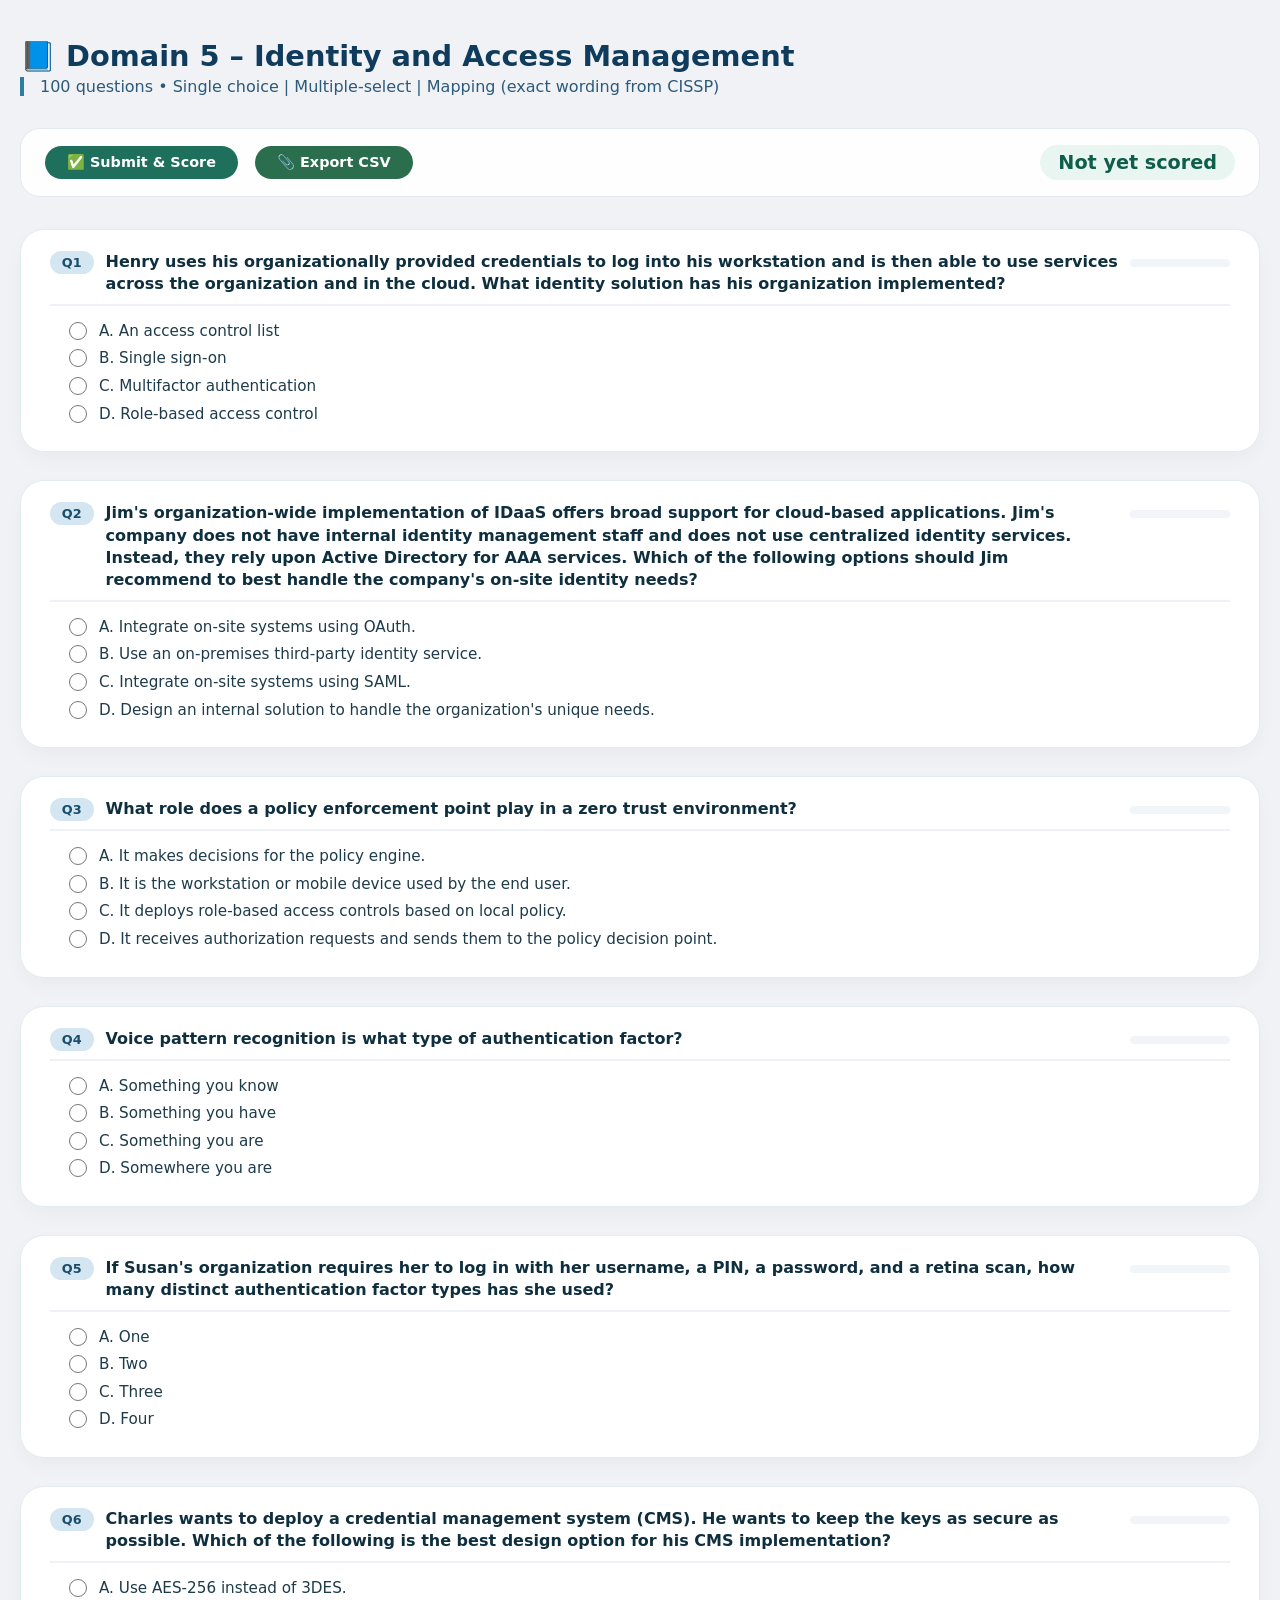
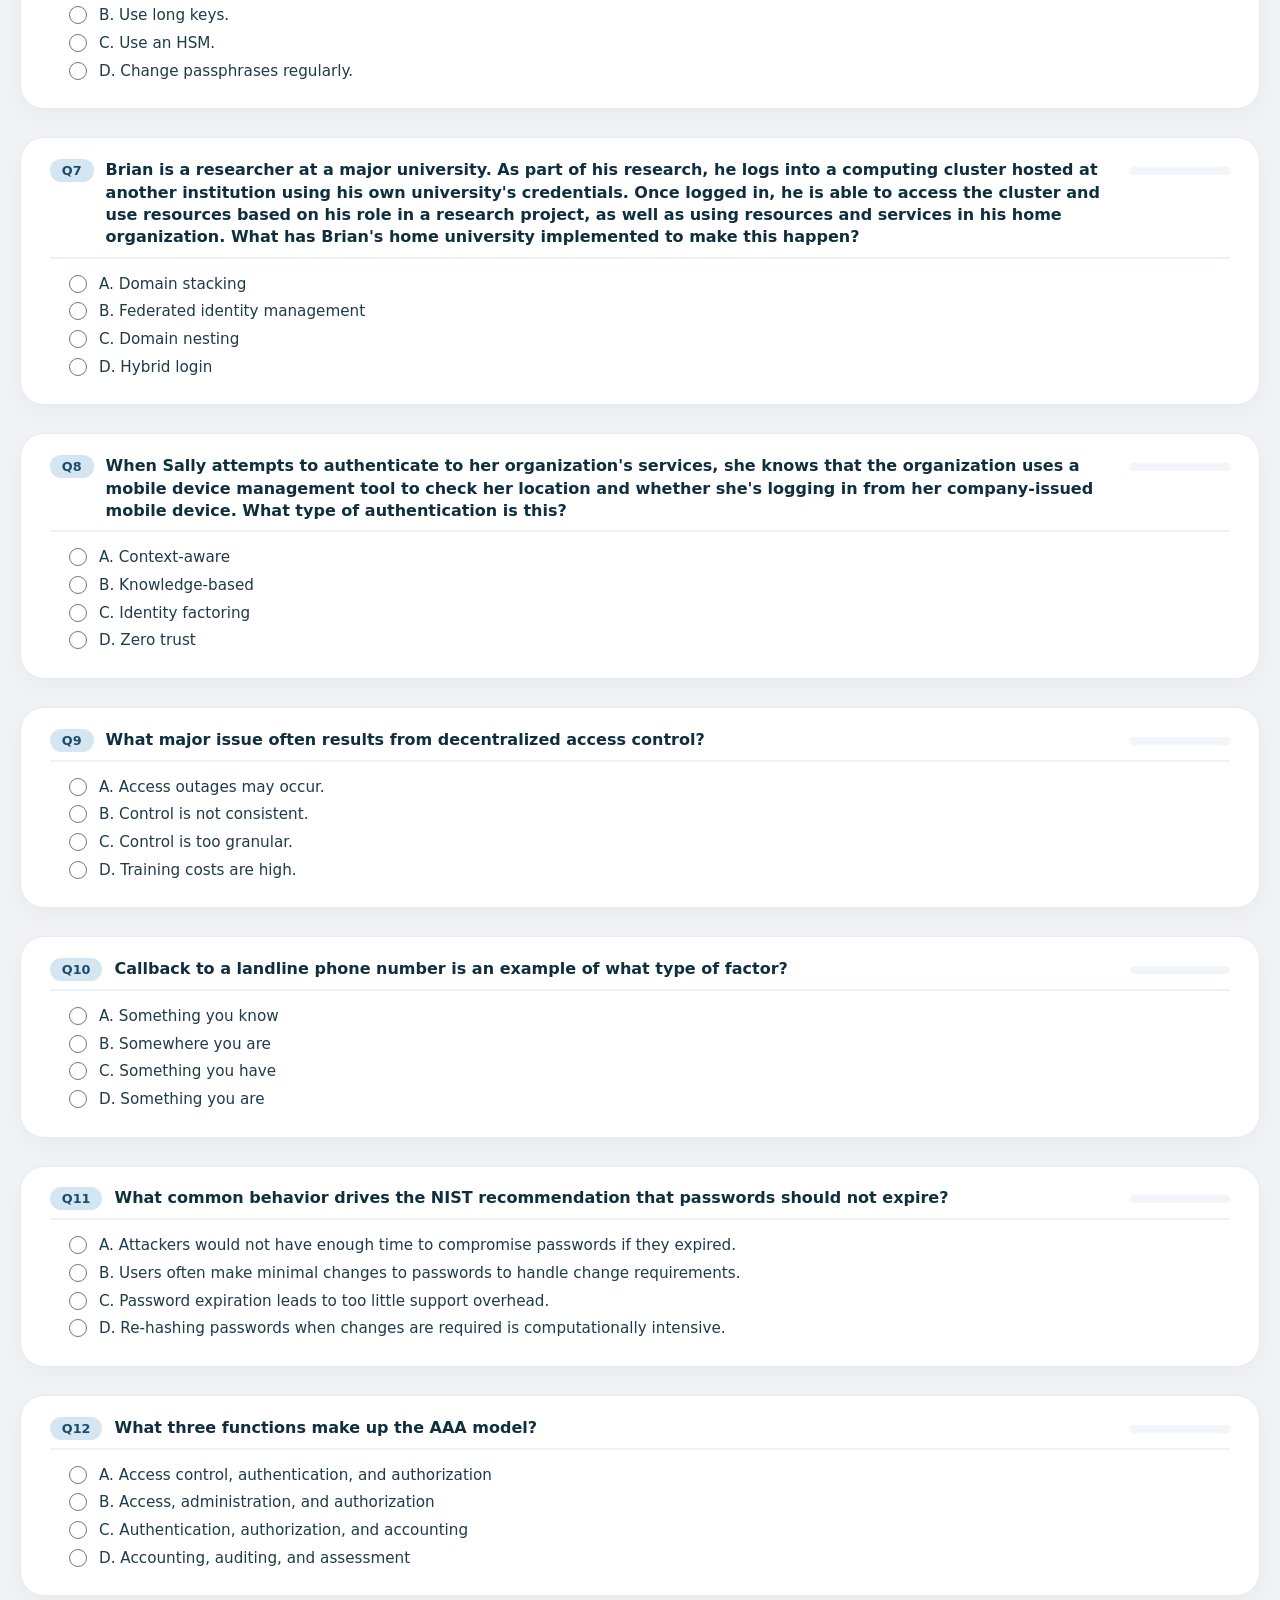
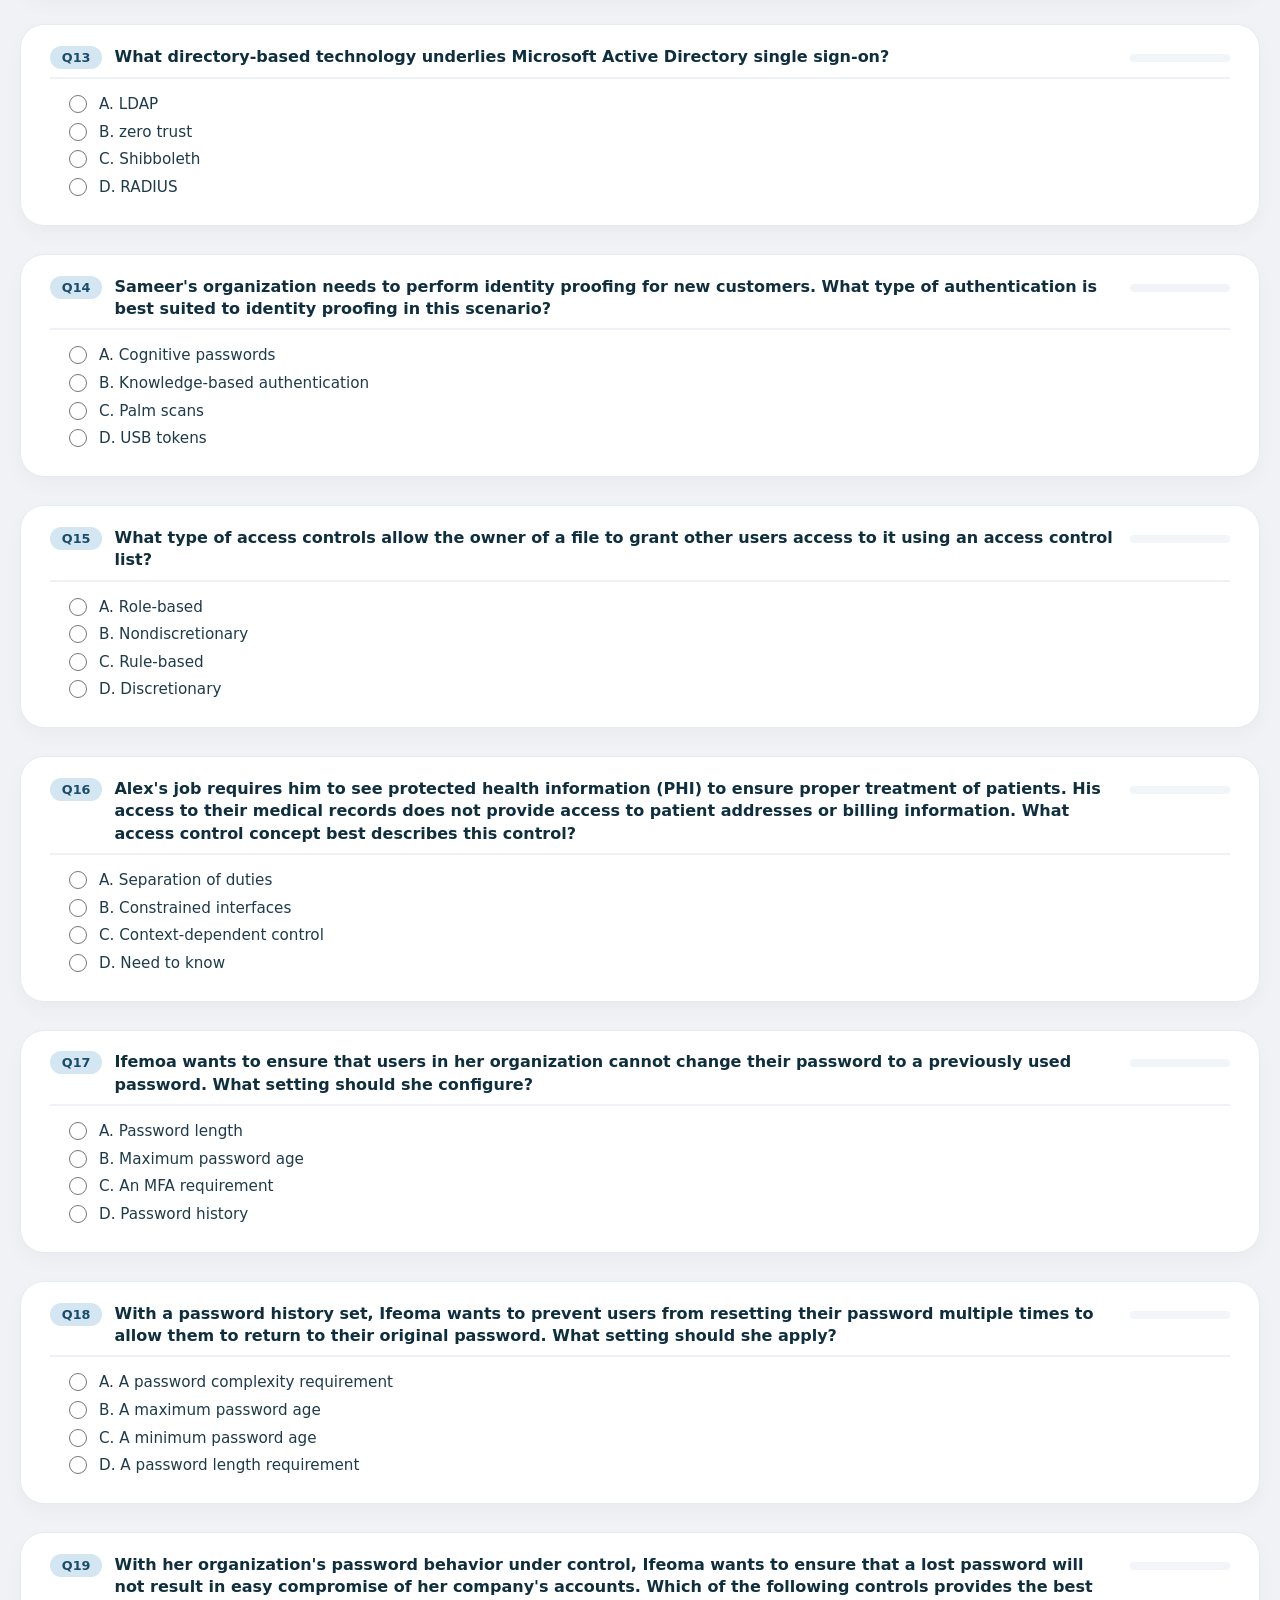
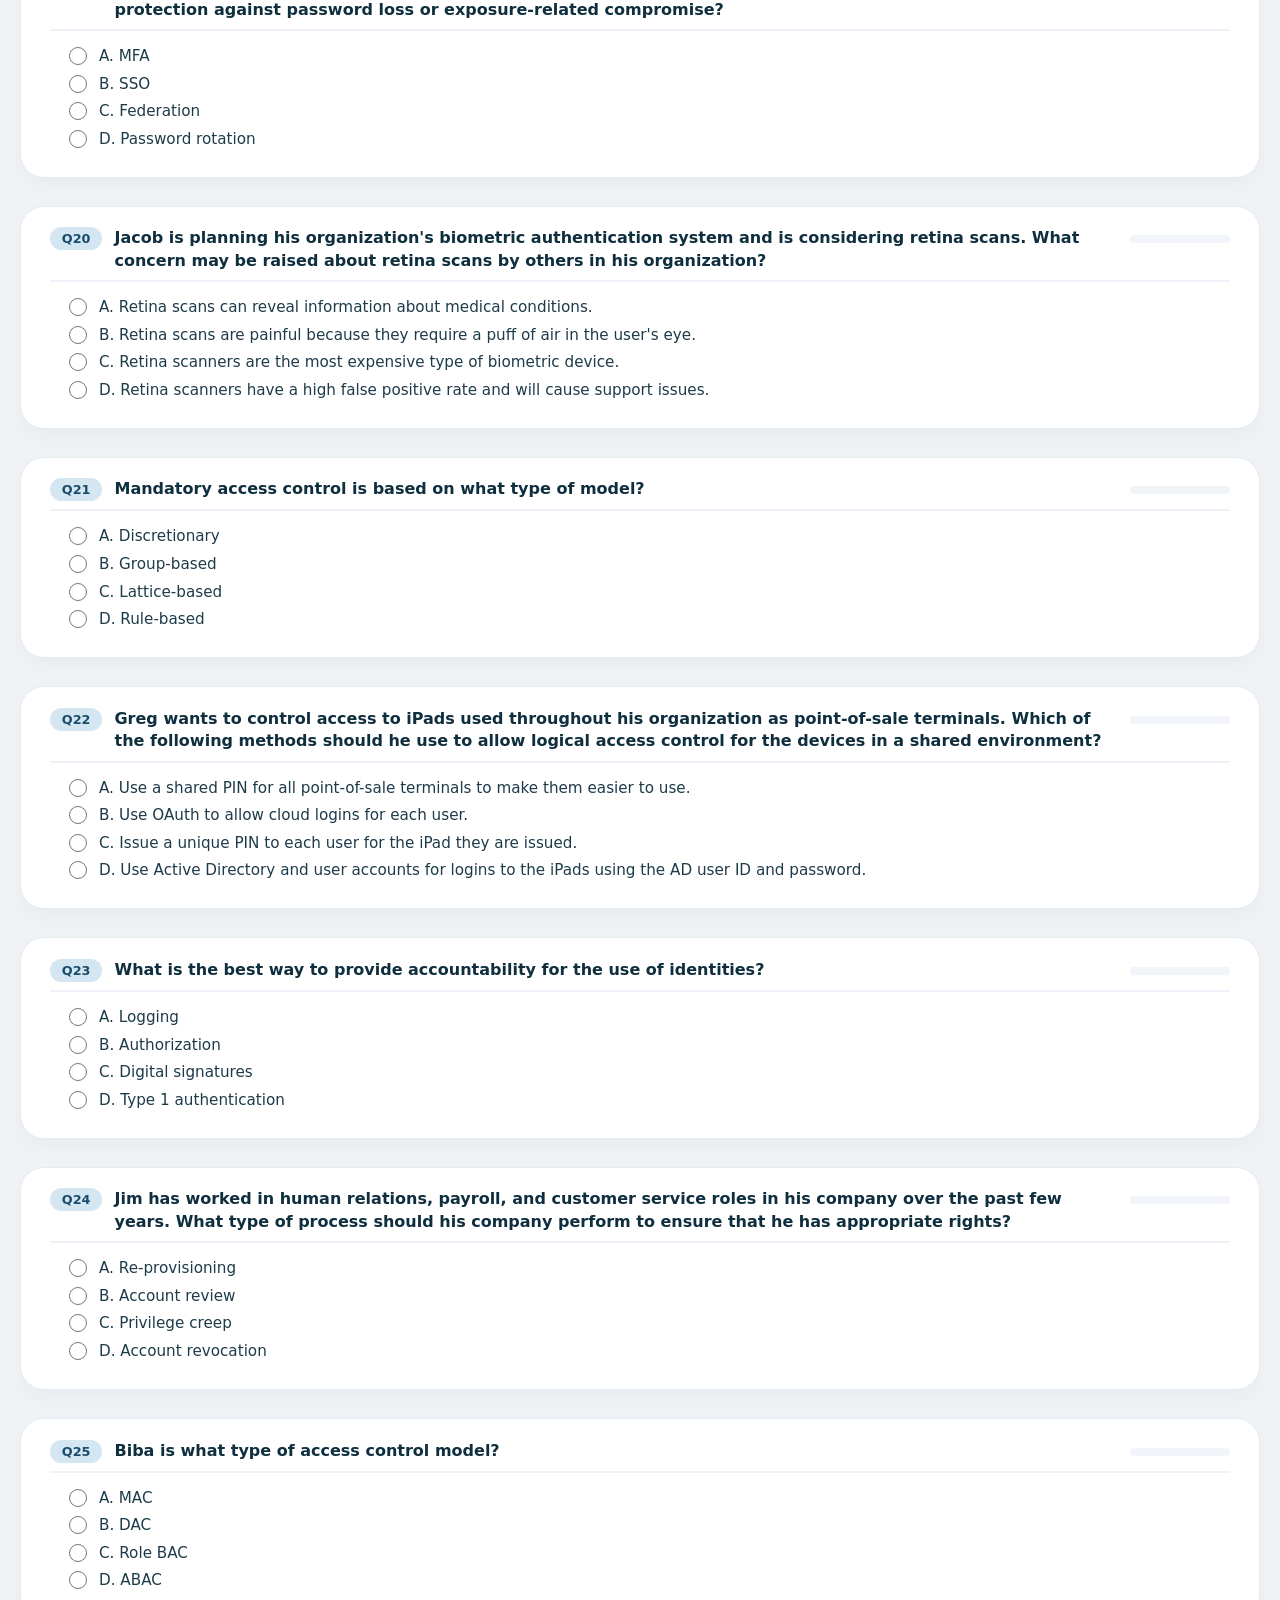
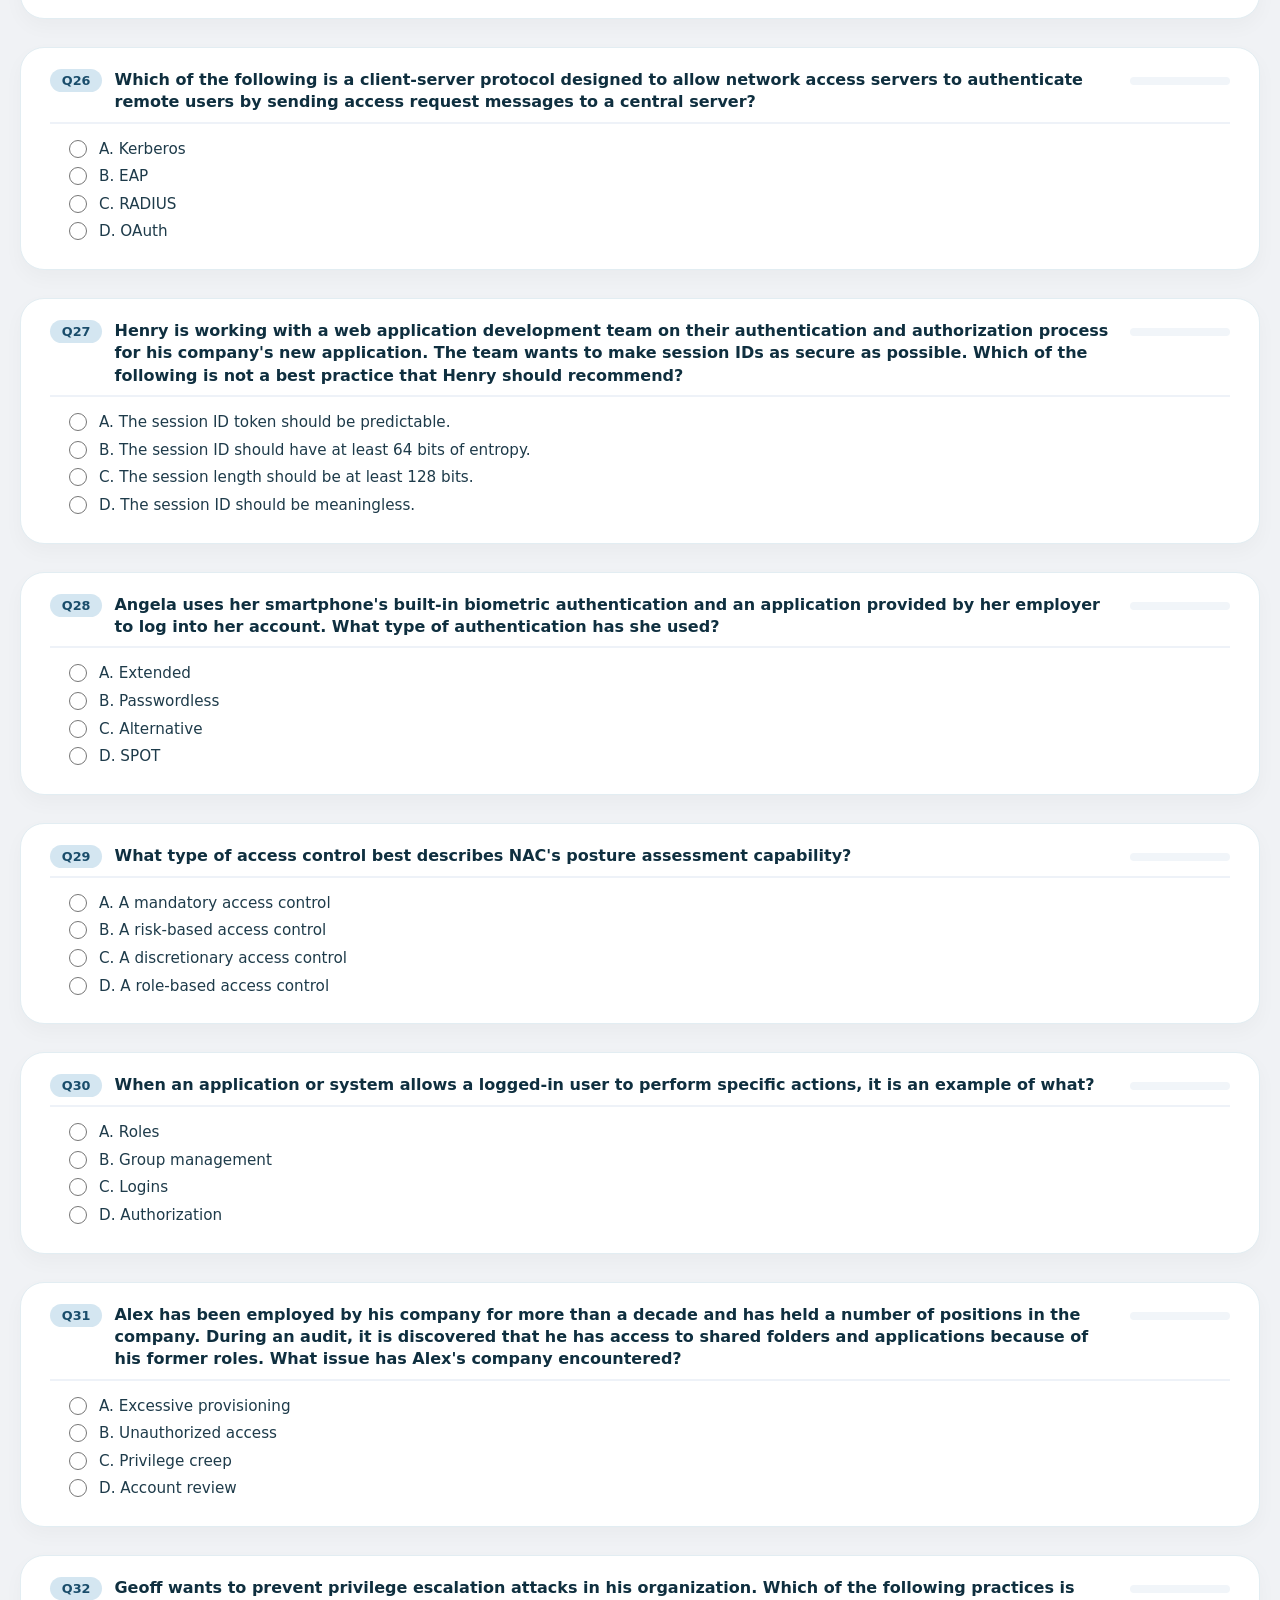
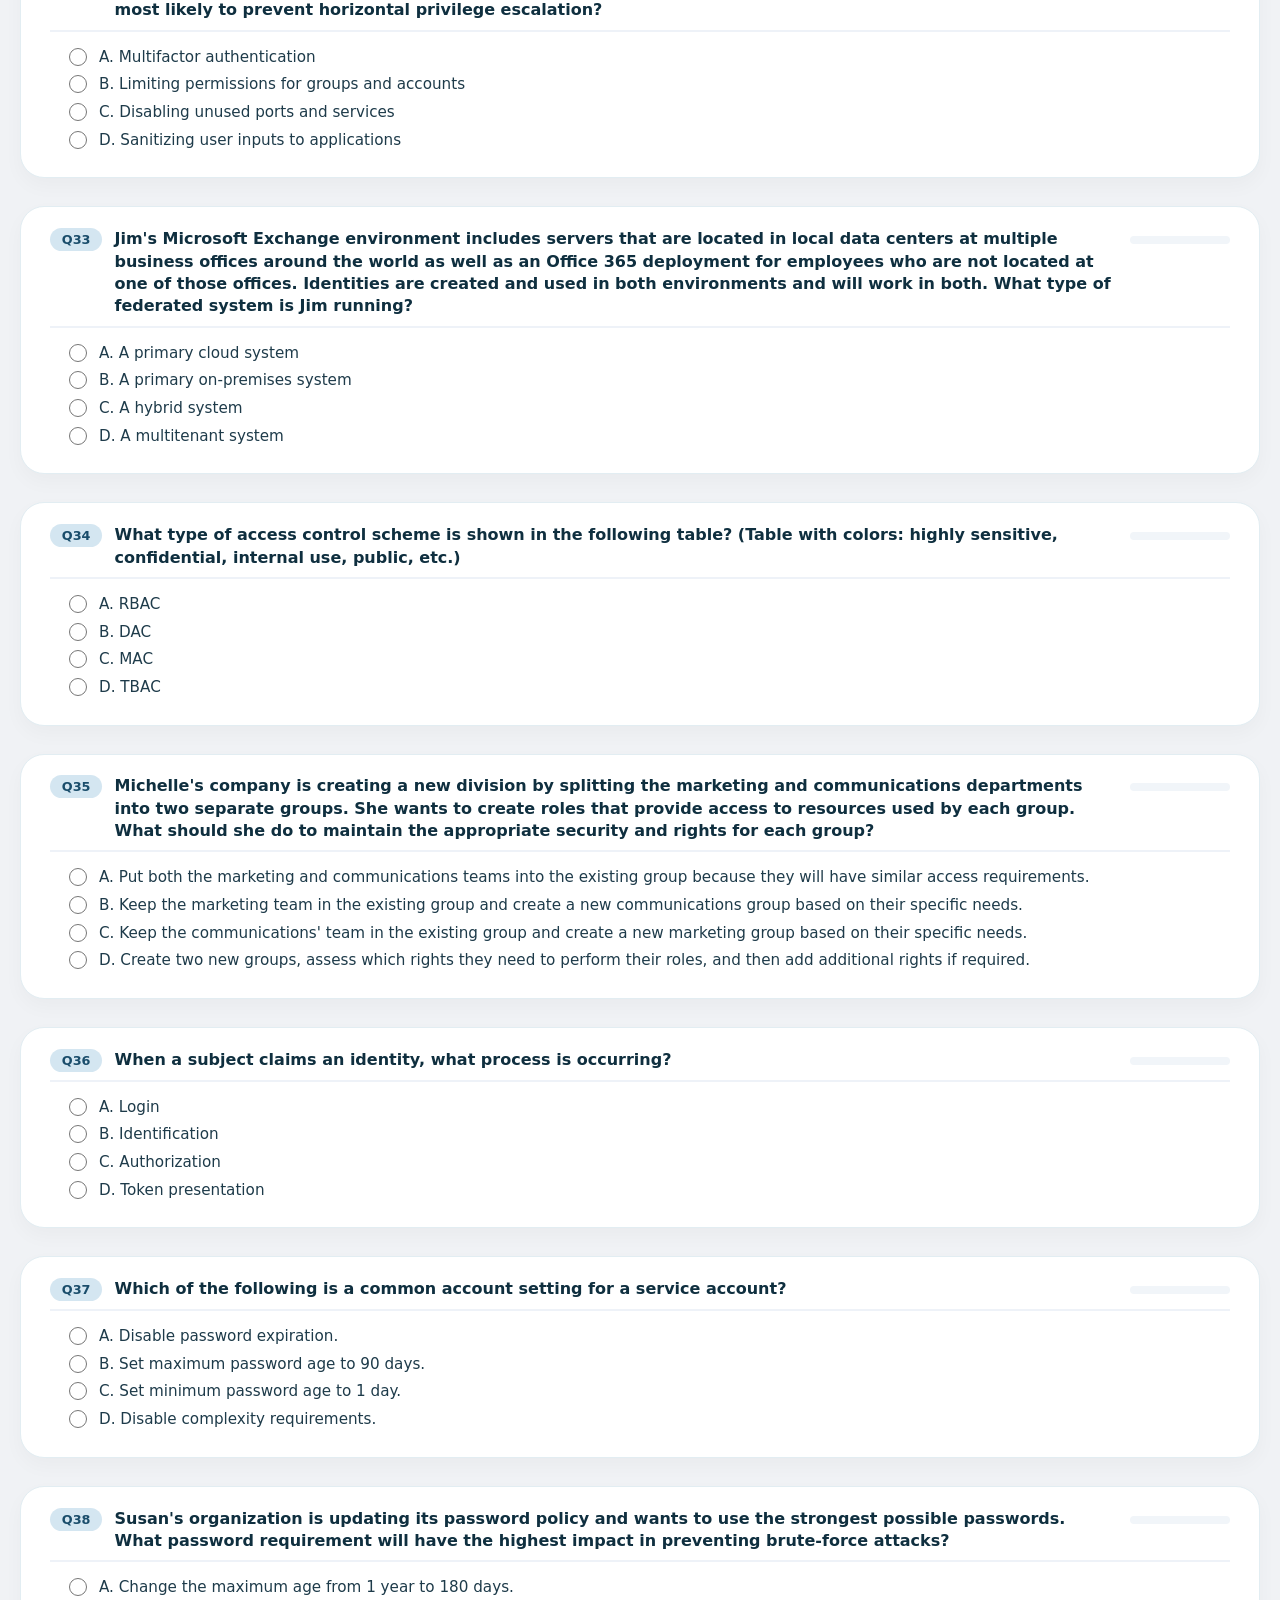
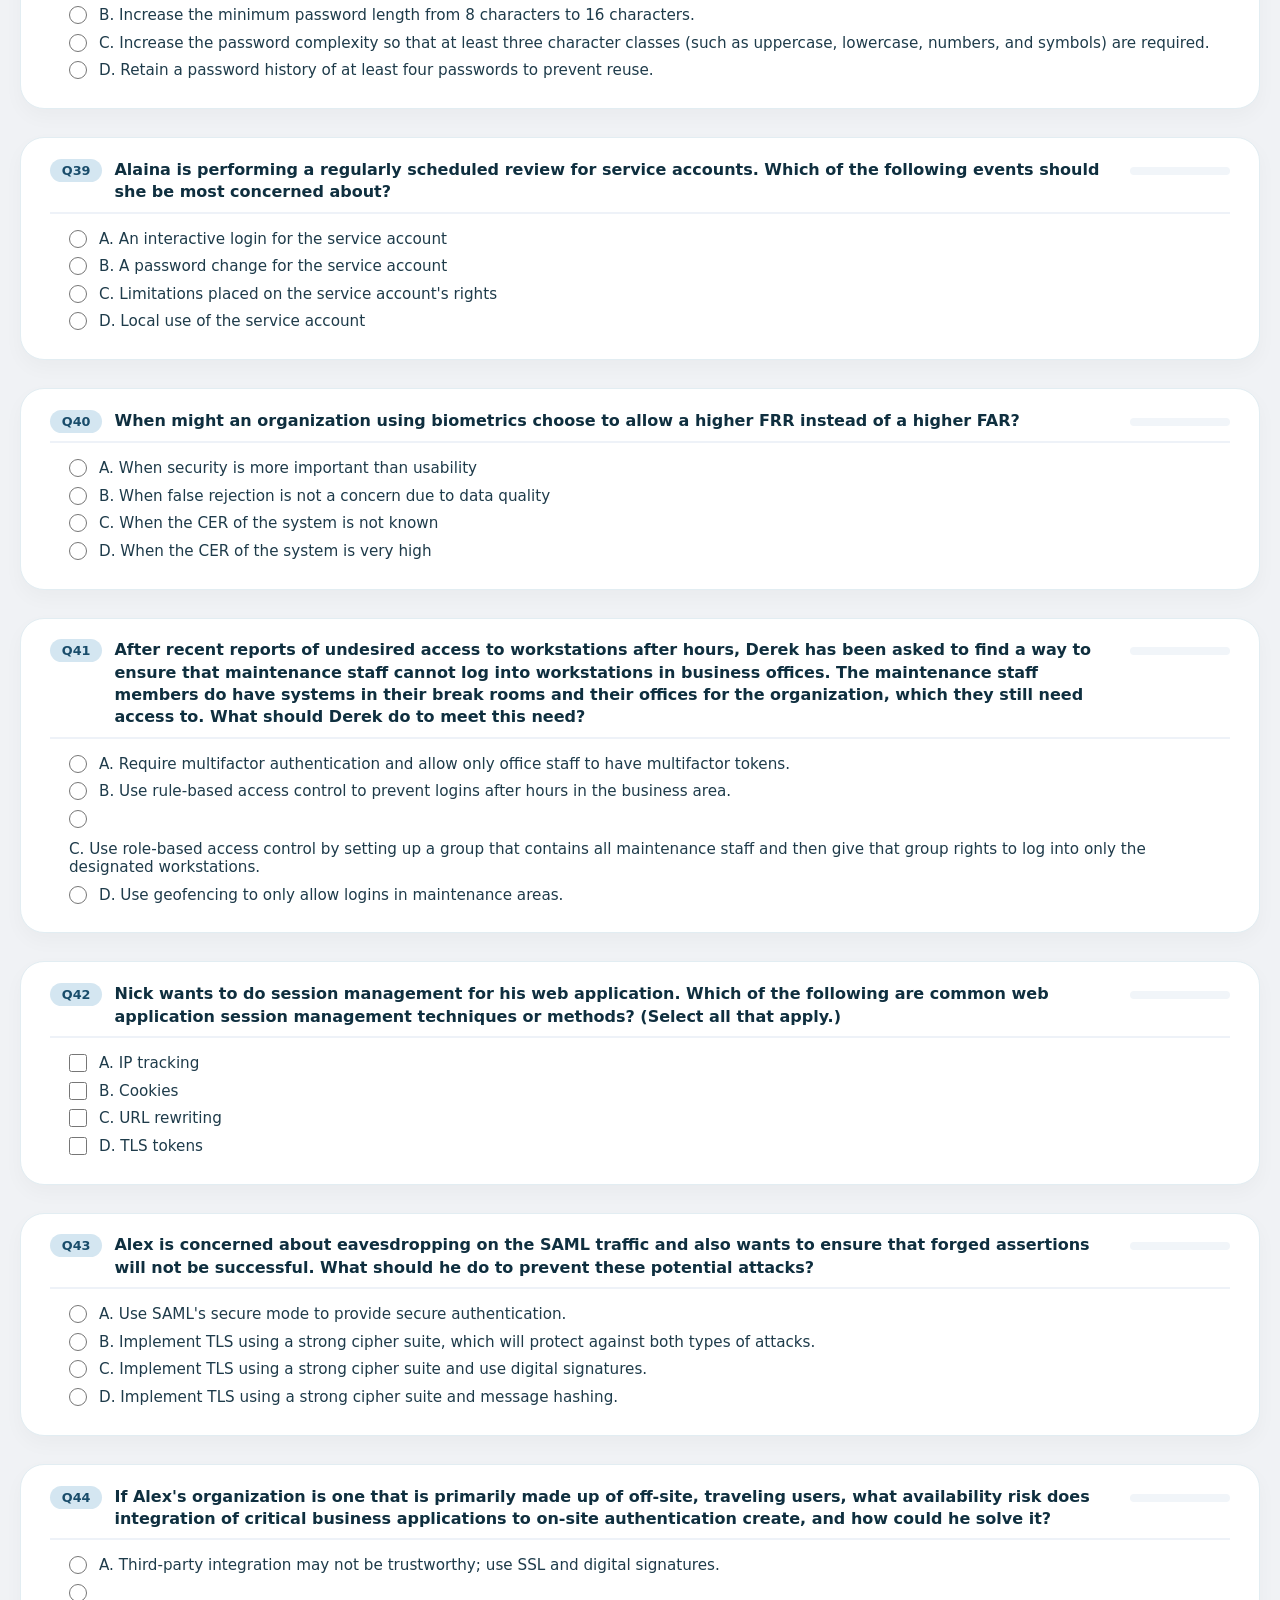
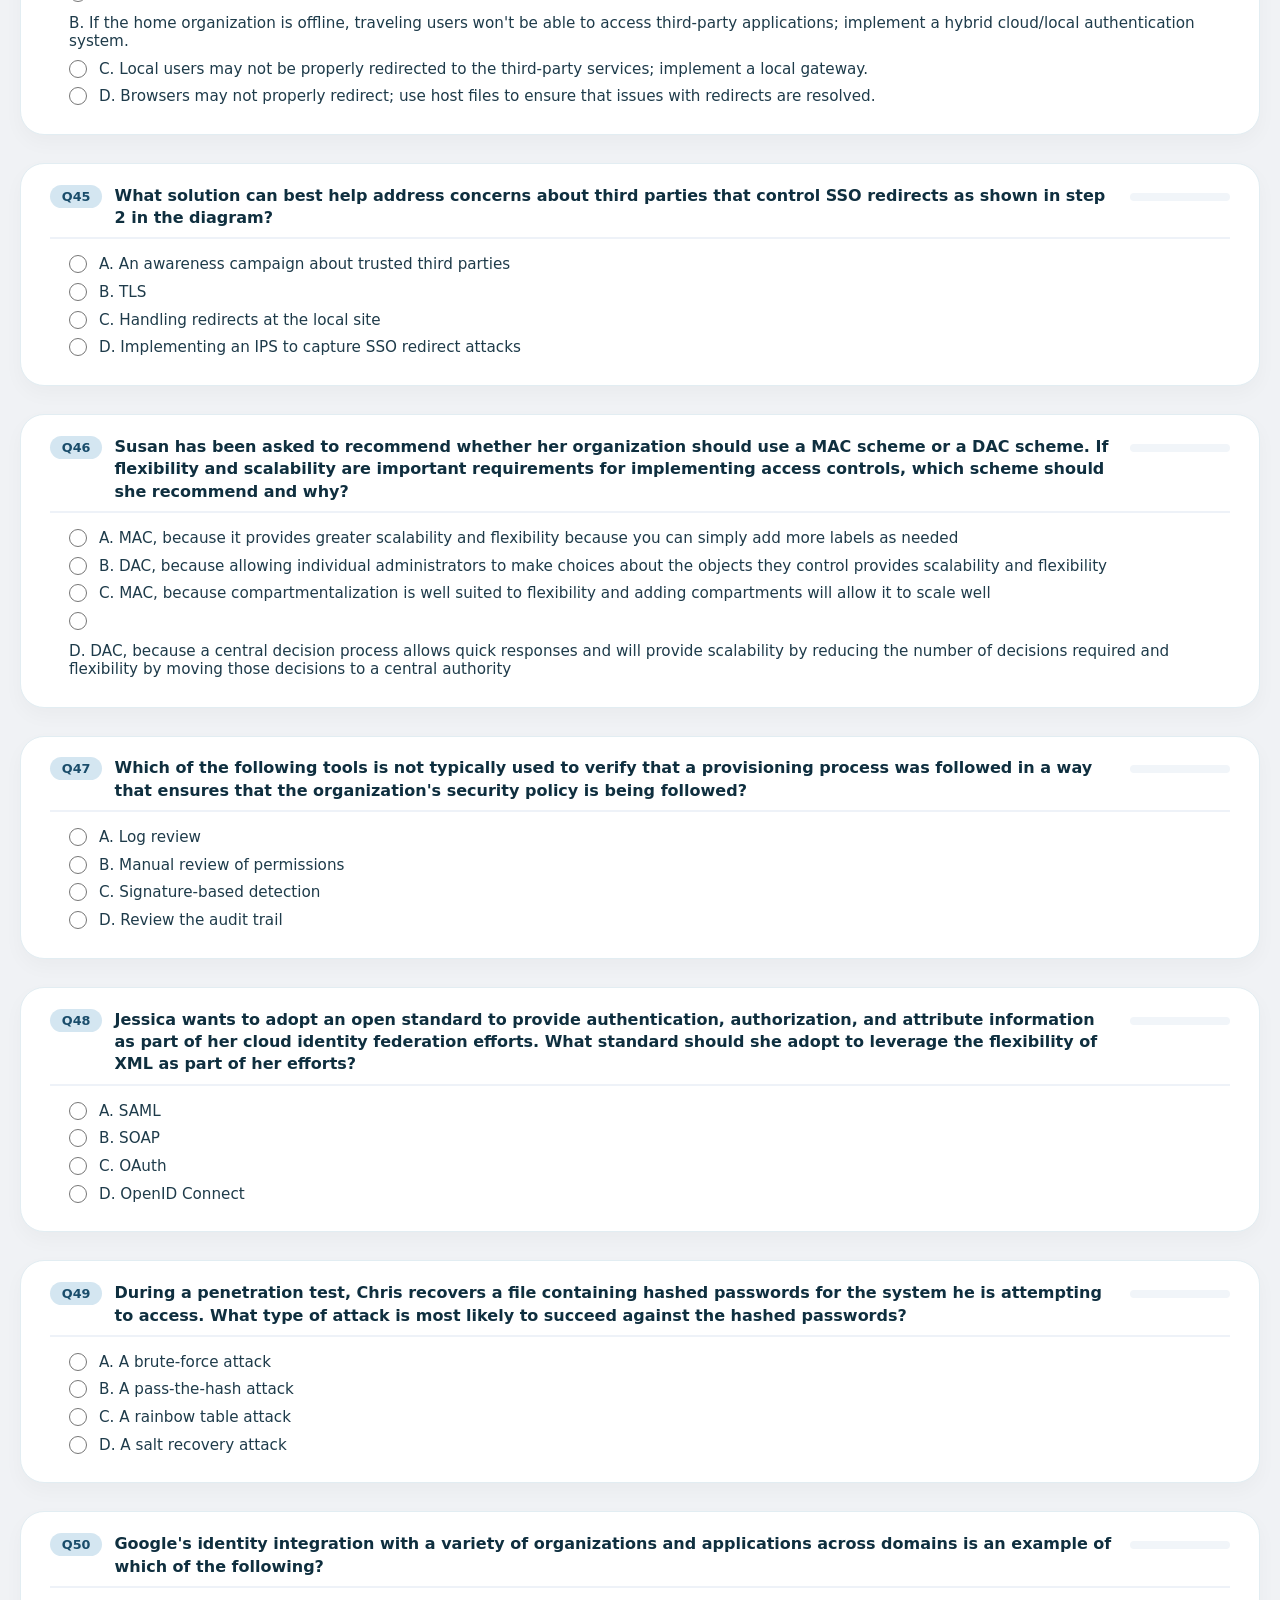
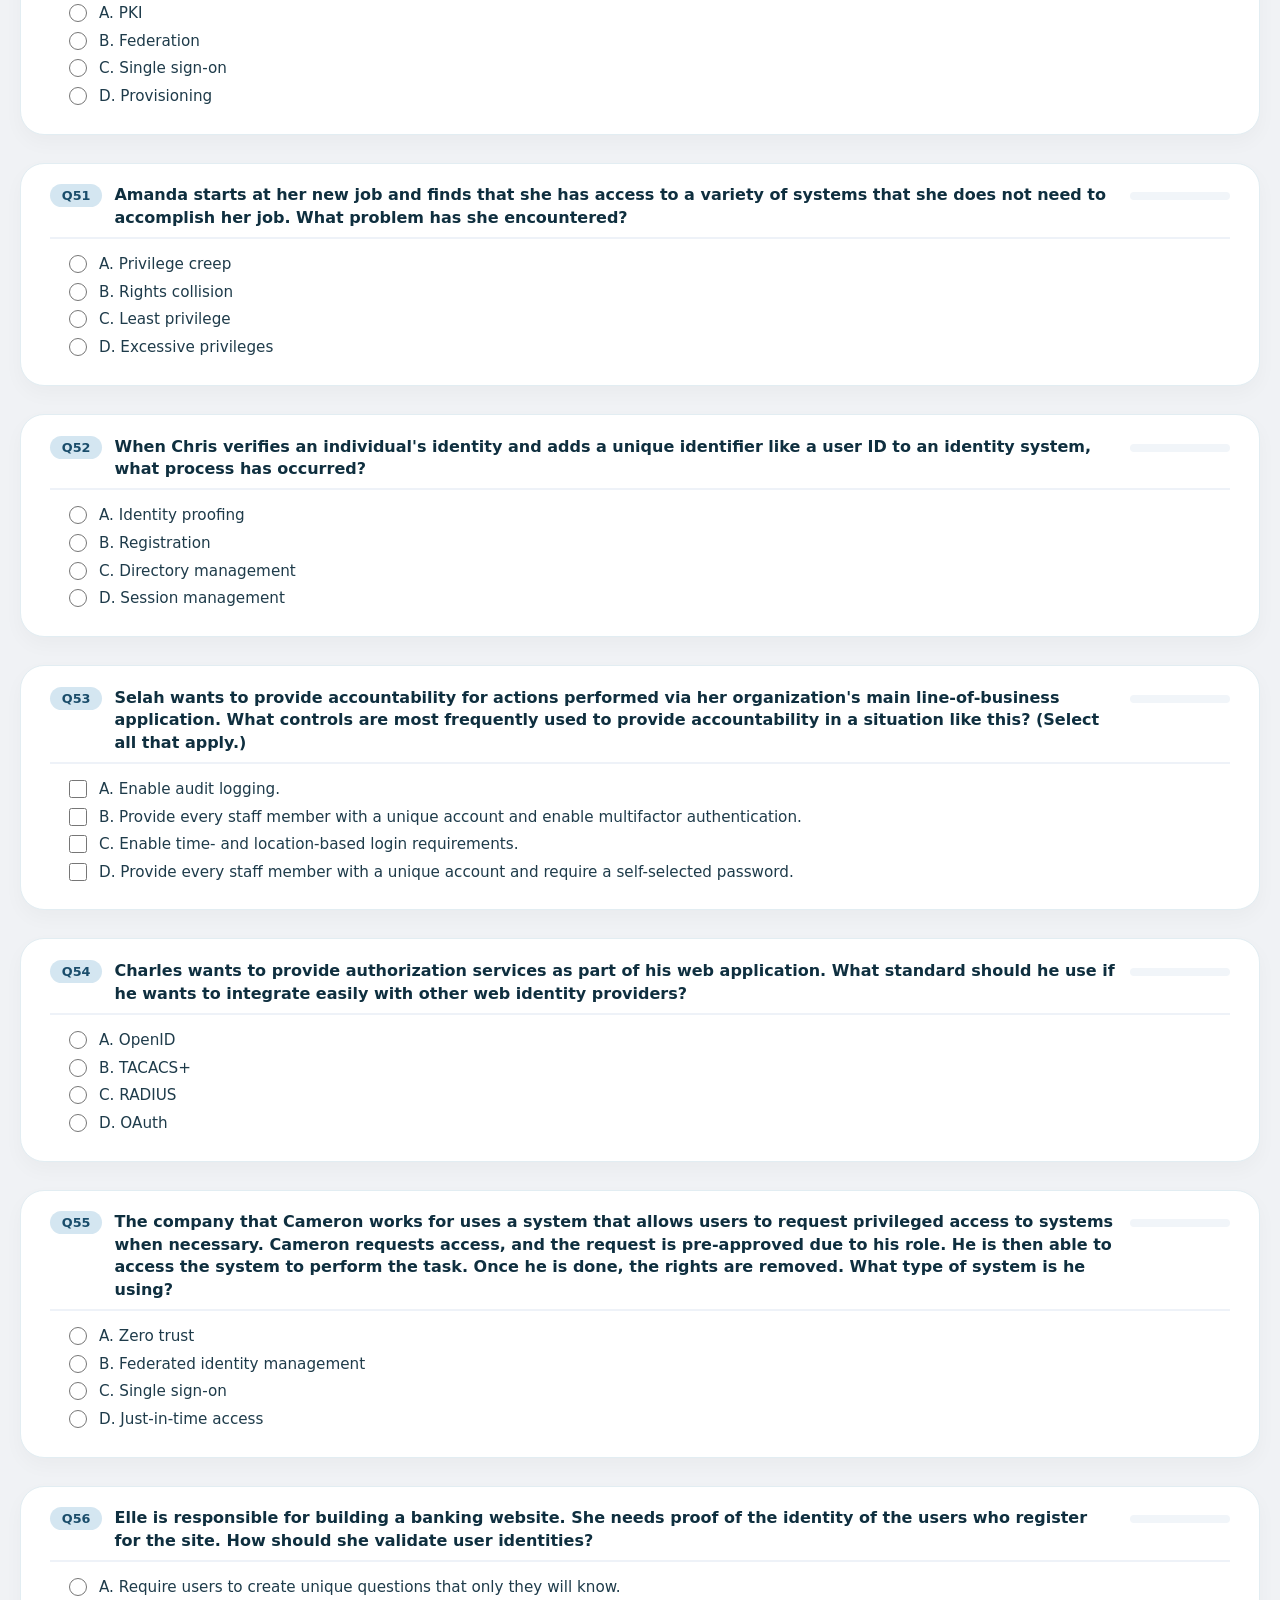
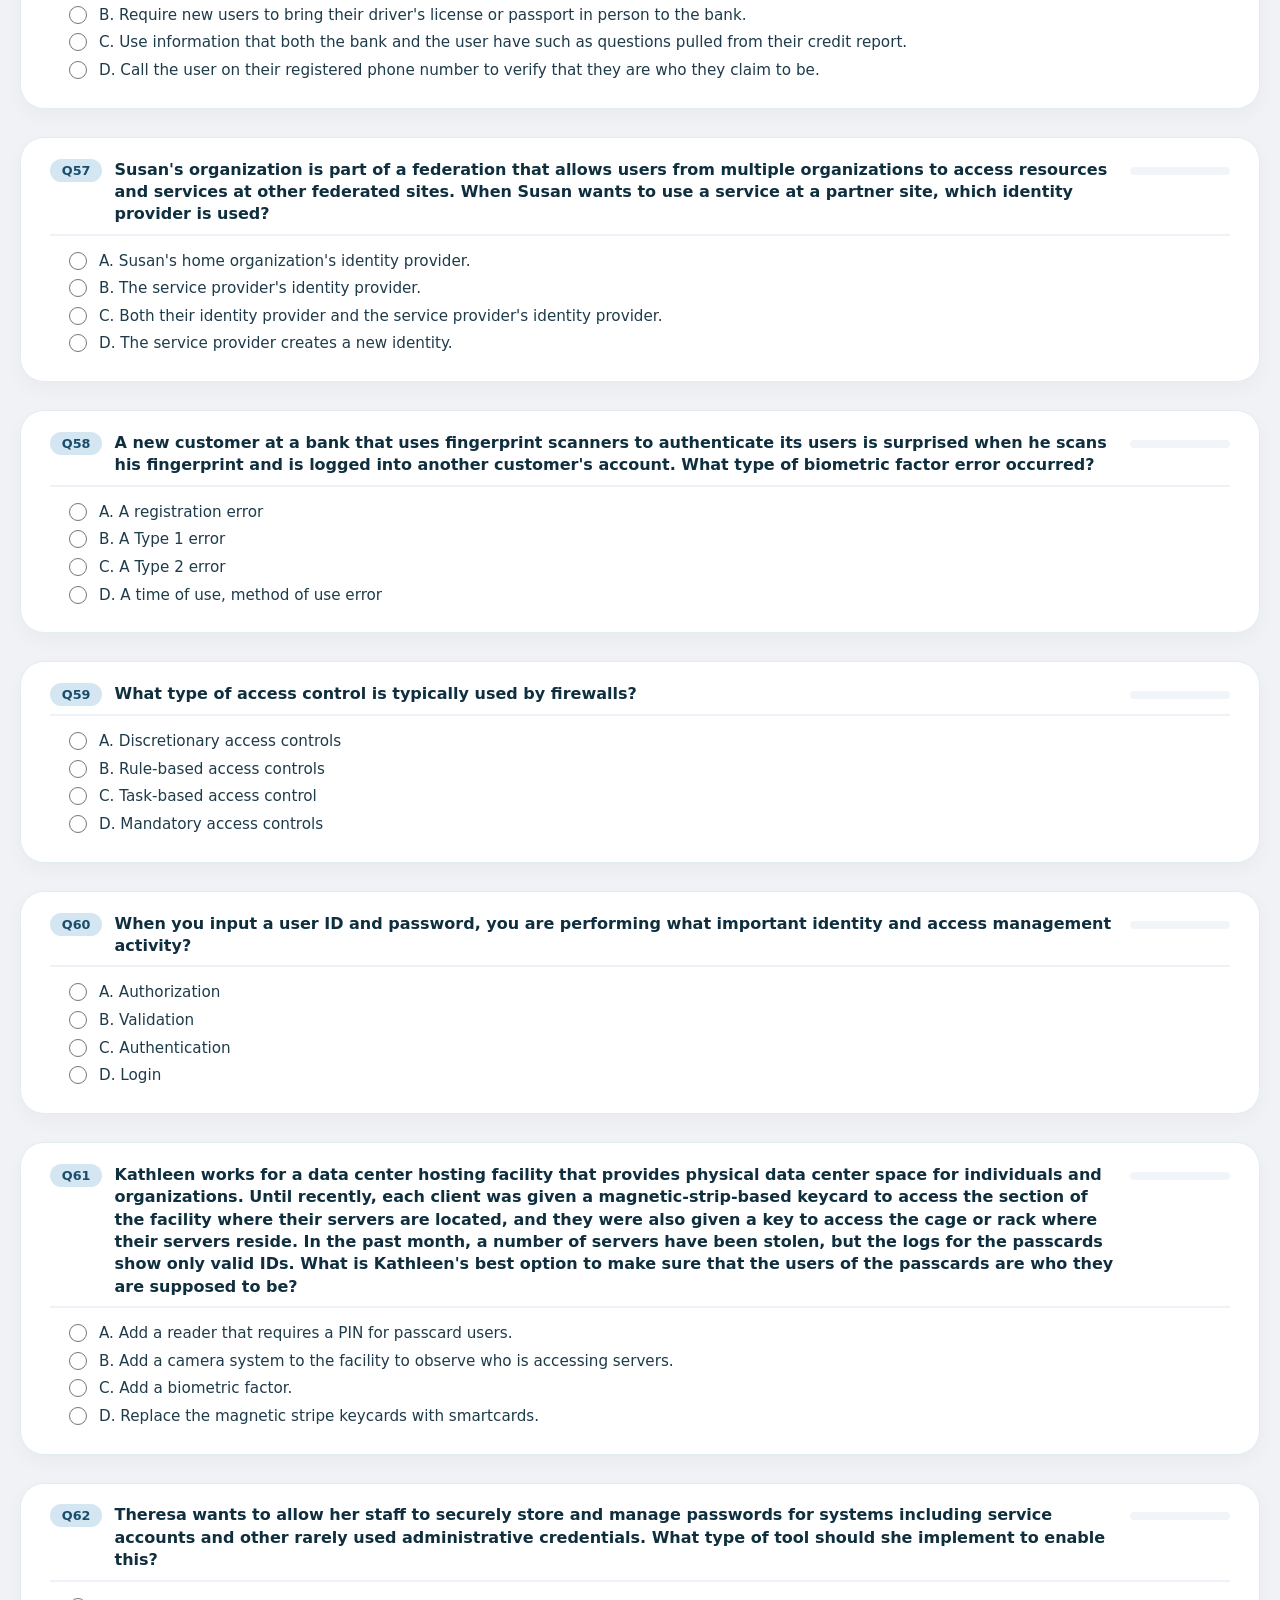
<file: isc-cissp/question-bank/isc-cissp-official-practice-tests-4th-edition/mcq/mcq-domain-05.html>
<!DOCTYPE html>
<html lang="en">

<head>
    <meta charset="UTF-8">
    <meta name="viewport" content="width=device-width, initial-scale=1.0, user-scalable=yes">
    <title>MCQ Platform – Domain 5 (Identity and Access Management)</title>
    <style>
        * {
            box-sizing: border-box;
            font-family: system-ui, 'Segoe UI', 'Roboto', 'Helvetica Neue', sans-serif;
        }

        body {
            background: #f0f2f5;
            margin: 0;
            padding: 20px;
            color: #1e293b;
        }

        .container {
            max-width: 1400px;
            margin: 0 auto;
        }

        h1 {
            font-size: 1.8rem;
            margin-bottom: 0.25rem;
            color: #0f3b5c;
        }

        .sub {
            color: #2c5a7a;
            margin-bottom: 2rem;
            border-left: 4px solid #2c7da0;
            padding-left: 1rem;
        }

        .toolbar {
            background: white;
            border-radius: 20px;
            padding: 1rem 1.5rem;
            margin-bottom: 2rem;
            display: flex;
            flex-wrap: wrap;
            justify-content: space-between;
            align-items: center;
            gap: 15px;
            position: sticky;
            top: 10px;
            z-index: 10;
            backdrop-filter: blur(8px);
            background: rgba(255, 255, 255, 0.92);
            border: 1px solid #e2e8f0;
        }

        button {
            background: #1e6f5c;
            color: white;
            border: none;
            padding: 8px 22px;
            border-radius: 40px;
            font-weight: 600;
            font-size: 0.9rem;
            cursor: pointer;
            transition: all 0.2s;
        }

        button:hover {
            background: #0f5a49;
            transform: translateY(-1px);
        }

        .btn-export {
            background: #2b6e4e;
        }

        .score-area {
            font-size: 1.2rem;
            font-weight: 700;
            background: #e9f5f1;
            padding: 6px 18px;
            border-radius: 40px;
            color: #0e5e4a;
        }

        .questions-grid {
            display: flex;
            flex-direction: column;
            gap: 1.75rem;
        }

        .question-card {
            background: white;
            border-radius: 24px;
            padding: 1.3rem 1.8rem;
            box-shadow: 0 8px 20px rgba(0, 0, 0, 0.03);
            border: 1px solid #e2edf2;
        }

        .question-header {
            display: flex;
            gap: 12px;
            align-items: baseline;
            margin-bottom: 1rem;
            border-bottom: 2px solid #eef2f8;
            padding-bottom: 0.5rem;
        }

        .q-num {
            background: #d4e6f1;
            padding: 4px 12px;
            border-radius: 60px;
            font-weight: 700;
            font-size: 0.8rem;
            color: #1a4d6b;
        }

        .q-text {
            font-weight: 600;
            font-size: 1rem;
            line-height: 1.4;
            color: #0f2f3f;
        }

        .hashtag {
            min-width: 100px !important;
            font-size: 0.8rem;
            margin-left: auto;
            background: #f1f5f9;
            padding: 4px 12px;
            border-radius: 40px;
            font-weight: 500;
        }

        .hashtag.correct {
            background: #c8e6df;
            color: #0b5345;
        }

        .hashtag.incorrect {
            background: #f8dddd;
            color: #9b2c2c;
        }

        .hashtag.skipped {
            background: #fff3bf;
            color: #856404;
        }

        .options {
            margin: 1rem 0 0.5rem 1.2rem;
            display: flex;
            flex-direction: column;
            gap: 0.6rem;
        }

        .option {
            display: flex;
            align-items: center;
            gap: 12px;
            flex-wrap: wrap;
        }

        .option input {
            margin: 0;
            width: 18px;
            height: 18px;
            accent-color: #2c7da0;
        }

        .option label {
            font-size: 0.95rem;
            color: #1e3b4a;
        }

        .mapping-table {
            margin: 1rem 0 0.5rem 1rem;
            border-collapse: collapse;
            background: #fafdff;
            width: 100%;
            max-width: 800px;
        }

        .mapping-table td,
        .mapping-table th {
            border: 1px solid #cbdde6;
            padding: 10px 12px;
            vertical-align: middle;
        }

        .mapping-table th {
            background: #e7f0f5;
            font-weight: 600;
        }

        select {
            padding: 6px 12px;
            border-radius: 28px;
            border: 1px solid #bdd4e2;
            background: white;
            font-size: 0.9rem;
        }

        .modal {
            display: none;
            position: fixed;
            top: 0;
            left: 0;
            width: 100%;
            height: 100%;
            background: rgba(0, 0, 0, 0.5);
            z-index: 1000;
            justify-content: center;
            align-items: center;
        }

        .modal-content {
            background: white;
            border-radius: 28px;
            max-width: 95%;
            width: 1200px;
            max-height: 85%;
            overflow: auto;
            padding: 1.5rem;
            position: relative;
            box-shadow: 0 20px 35px rgba(0, 0, 0, 0.2);
        }

        .close-modal {
            position: absolute;
            top: 12px;
            right: 20px;
            font-size: 28px;
            cursor: pointer;
            color: #777;
        }

        .result-table {
            width: 100%;
            border-collapse: collapse;
            font-size: 0.8rem;
            background: white;
        }

        .result-table th,
        .result-table td {
            border: 1px solid #d4dee5;
            padding: 10px 8px;
            text-align: left;
            vertical-align: top;
        }

        .result-table th {
            background: #eef3f7;
        }

        footer {
            margin-top: 2rem;
            text-align: center;
            font-size: 0.75rem;
            color: #5b7c93;
        }

        @media (max-width: 760px) {
            .question-card {
                padding: 1rem;
            }

            .options {
                margin-left: 0.2rem;
            }
        }
    </style>
</head>

<body>
    <div class="container">
        <h1>📘 Domain 5 – Identity and Access Management</h1>
        <div class="sub">100 questions • Single choice | Multiple‑select | Mapping (exact wording from CISSP)</div>

        <div class="toolbar">
            <div>
                <button id="submitBtn">✅ Submit & Score</button>
                <button id="exportBtn" class="btn-export" style="margin-left: 12px;">📎 Export CSV</button>
            </div>
            <div class="score-area" id="scoreDisplay">Not yet scored</div>
        </div>

        <div id="questionsContainer" class="questions-grid"></div>
        <footer>MCQ Platform — Domain 5. Hashtags appear after submission: ✅ correct / ❌ incorrect / ⚪ skipped.</footer>
    </div>

    <div id="summaryModal" class="modal">
        <div class="modal-content">
            <span class="close-modal">&times;</span>
            <h3 id="modalTitle">Detailed Report</h3>
            <div id="modalBody"></div>
            <button id="modalExportBtn" class="btn-export" style="margin-top: 12px;">📎 Export CSV from Modal</button>
        </div>
    </div>

    <script>
        // --------------------------------------------------------------
        // EXACT QUESTIONS (from original XML) – DOMAIN 5
        // --------------------------------------------------------------
        const questionsData = [
            { id: 1, text: "Henry uses his organizationally provided credentials to log into his workstation and is then able to use services across the organization and in the cloud. What identity solution has his organization implemented?", options: ["A. An access control list", "B. Single sign-on", "C. Multifactor authentication", "D. Role-based access control"] },
            { id: 2, text: "Jim's organization-wide implementation of IDaaS offers broad support for cloud-based applications. Jim's company does not have internal identity management staff and does not use centralized identity services. Instead, they rely upon Active Directory for AAA services. Which of the following options should Jim recommend to best handle the company's on-site identity needs?", options: ["A. Integrate on-site systems using OAuth.", "B. Use an on-premises third-party identity service.", "C. Integrate on-site systems using SAML.", "D. Design an internal solution to handle the organization's unique needs."] },
            { id: 3, text: "What role does a policy enforcement point play in a zero trust environment?", options: ["A. It makes decisions for the policy engine.", "B. It is the workstation or mobile device used by the end user.", "C. It deploys role-based access controls based on local policy.", "D. It receives authorization requests and sends them to the policy decision point."] },
            { id: 4, text: "Voice pattern recognition is what type of authentication factor?", options: ["A. Something you know", "B. Something you have", "C. Something you are", "D. Somewhere you are"] },
            { id: 5, text: "If Susan's organization requires her to log in with her username, a PIN, a password, and a retina scan, how many distinct authentication factor types has she used?", options: ["A. One", "B. Two", "C. Three", "D. Four"] },
            { id: 6, text: "Charles wants to deploy a credential management system (CMS). He wants to keep the keys as secure as possible. Which of the following is the best design option for his CMS implementation?", options: ["A. Use AES-256 instead of 3DES.", "B. Use long keys.", "C. Use an HSM.", "D. Change passphrases regularly."] },
            { id: 7, text: "Brian is a researcher at a major university. As part of his research, he logs into a computing cluster hosted at another institution using his own university's credentials. Once logged in, he is able to access the cluster and use resources based on his role in a research project, as well as using resources and services in his home organization. What has Brian's home university implemented to make this happen?", options: ["A. Domain stacking", "B. Federated identity management", "C. Domain nesting", "D. Hybrid login"] },
            { id: 8, text: "When Sally attempts to authenticate to her organization's services, she knows that the organization uses a mobile device management tool to check her location and whether she's logging in from her company-issued mobile device. What type of authentication is this?", options: ["A. Context-aware", "B. Knowledge-based", "C. Identity factoring", "D. Zero trust"] },
            { id: 9, text: "What major issue often results from decentralized access control?", options: ["A. Access outages may occur.", "B. Control is not consistent.", "C. Control is too granular.", "D. Training costs are high."] },
            { id: 10, text: "Callback to a landline phone number is an example of what type of factor?", options: ["A. Something you know", "B. Somewhere you are", "C. Something you have", "D. Something you are"] },
            { id: 11, text: "What common behavior drives the NIST recommendation that passwords should not expire?", options: ["A. Attackers would not have enough time to compromise passwords if they expired.", "B. Users often make minimal changes to passwords to handle change requirements.", "C. Password expiration leads to too little support overhead.", "D. Re-hashing passwords when changes are required is computationally intensive."] },
            { id: 12, text: "What three functions make up the AAA model?", options: ["A. Access control, authentication, and authorization", "B. Access, administration, and authorization", "C. Authentication, authorization, and accounting", "D. Accounting, auditing, and assessment"] },
            { id: 13, text: "What directory-based technology underlies Microsoft Active Directory single sign-on?", options: ["A. LDAP", "B. zero trust", "C. Shibboleth", "D. RADIUS"] },
            { id: 14, text: "Sameer's organization needs to perform identity proofing for new customers. What type of authentication is best suited to identity proofing in this scenario?", options: ["A. Cognitive passwords", "B. Knowledge-based authentication", "C. Palm scans", "D. USB tokens"] },
            { id: 15, text: "What type of access controls allow the owner of a file to grant other users access to it using an access control list?", options: ["A. Role-based", "B. Nondiscretionary", "C. Rule-based", "D. Discretionary"] },
            { id: 16, text: "Alex's job requires him to see protected health information (PHI) to ensure proper treatment of patients. His access to their medical records does not provide access to patient addresses or billing information. What access control concept best describes this control?", options: ["A. Separation of duties", "B. Constrained interfaces", "C. Context-dependent control", "D. Need to know"] },
            { id: 17, text: "Ifemoa wants to ensure that users in her organization cannot change their password to a previously used password. What setting should she configure?", options: ["A. Password length", "B. Maximum password age", "C. An MFA requirement", "D. Password history"] },
            { id: 18, text: "With a password history set, Ifeoma wants to prevent users from resetting their password multiple times to allow them to return to their original password. What setting should she apply?", options: ["A. A password complexity requirement", "B. A maximum password age", "C. A minimum password age", "D. A password length requirement"] },
            { id: 19, text: "With her organization's password behavior under control, Ifeoma wants to ensure that a lost password will not result in easy compromise of her company's accounts. Which of the following controls provides the best protection against password loss or exposure-related compromise?", options: ["A. MFA", "B. SSO", "C. Federation", "D. Password rotation"] },
            { id: 20, text: "Jacob is planning his organization's biometric authentication system and is considering retina scans. What concern may be raised about retina scans by others in his organization?", options: ["A. Retina scans can reveal information about medical conditions.", "B. Retina scans are painful because they require a puff of air in the user's eye.", "C. Retina scanners are the most expensive type of biometric device.", "D. Retina scanners have a high false positive rate and will cause support issues."] },
            { id: 21, text: "Mandatory access control is based on what type of model?", options: ["A. Discretionary", "B. Group-based", "C. Lattice-based", "D. Rule-based"] },
            { id: 22, text: "Greg wants to control access to iPads used throughout his organization as point-of-sale terminals. Which of the following methods should he use to allow logical access control for the devices in a shared environment?", options: ["A. Use a shared PIN for all point-of-sale terminals to make them easier to use.", "B. Use OAuth to allow cloud logins for each user.", "C. Issue a unique PIN to each user for the iPad they are issued.", "D. Use Active Directory and user accounts for logins to the iPads using the AD user ID and password."] },
            { id: 23, text: "What is the best way to provide accountability for the use of identities?", options: ["A. Logging", "B. Authorization", "C. Digital signatures", "D. Type 1 authentication"] },
            { id: 24, text: "Jim has worked in human relations, payroll, and customer service roles in his company over the past few years. What type of process should his company perform to ensure that he has appropriate rights?", options: ["A. Re-provisioning", "B. Account review", "C. Privilege creep", "D. Account revocation"] },
            { id: 25, text: "Biba is what type of access control model?", options: ["A. MAC", "B. DAC", "C. Role BAC", "D. ABAC"] },
            { id: 26, text: "Which of the following is a client-server protocol designed to allow network access servers to authenticate remote users by sending access request messages to a central server?", options: ["A. Kerberos", "B. EAP", "C. RADIUS", "D. OAuth"] },
            { id: 27, text: "Henry is working with a web application development team on their authentication and authorization process for his company's new application. The team wants to make session IDs as secure as possible. Which of the following is not a best practice that Henry should recommend?", options: ["A. The session ID token should be predictable.", "B. The session ID should have at least 64 bits of entropy.", "C. The session length should be at least 128 bits.", "D. The session ID should be meaningless."] },
            { id: 28, text: "Angela uses her smartphone's built-in biometric authentication and an application provided by her employer to log into her account. What type of authentication has she used?", options: ["A. Extended", "B. Passwordless", "C. Alternative", "D. SPOT"] },
            { id: 29, text: "What type of access control best describes NAC's posture assessment capability?", options: ["A. A mandatory access control", "B. A risk-based access control", "C. A discretionary access control", "D. A role-based access control"] },
            { id: 30, text: "When an application or system allows a logged-in user to perform specific actions, it is an example of what?", options: ["A. Roles", "B. Group management", "C. Logins", "D. Authorization"] },
            { id: 31, text: "Alex has been employed by his company for more than a decade and has held a number of positions in the company. During an audit, it is discovered that he has access to shared folders and applications because of his former roles. What issue has Alex's company encountered?", options: ["A. Excessive provisioning", "B. Unauthorized access", "C. Privilege creep", "D. Account review"] },
            { id: 32, text: "Geoff wants to prevent privilege escalation attacks in his organization. Which of the following practices is most likely to prevent horizontal privilege escalation?", options: ["A. Multifactor authentication", "B. Limiting permissions for groups and accounts", "C. Disabling unused ports and services", "D. Sanitizing user inputs to applications"] },
            { id: 33, text: "Jim's Microsoft Exchange environment includes servers that are located in local data centers at multiple business offices around the world as well as an Office 365 deployment for employees who are not located at one of those offices. Identities are created and used in both environments and will work in both. What type of federated system is Jim running?", options: ["A. A primary cloud system", "B. A primary on-premises system", "C. A hybrid system", "D. A multitenant system"] },
            { id: 34, text: "What type of access control scheme is shown in the following table? (Table with colors: highly sensitive, confidential, internal use, public, etc.)", options: ["A. RBAC", "B. DAC", "C. MAC", "D. TBAC"] },
            { id: 35, text: "Michelle's company is creating a new division by splitting the marketing and communications departments into two separate groups. She wants to create roles that provide access to resources used by each group. What should she do to maintain the appropriate security and rights for each group?", options: ["A. Put both the marketing and communications teams into the existing group because they will have similar access requirements.", "B. Keep the marketing team in the existing group and create a new communications group based on their specific needs.", "C. Keep the communications' team in the existing group and create a new marketing group based on their specific needs.", "D. Create two new groups, assess which rights they need to perform their roles, and then add additional rights if required."] },
            { id: 36, text: "When a subject claims an identity, what process is occurring?", options: ["A. Login", "B. Identification", "C. Authorization", "D. Token presentation"] },
            { id: 37, text: "Which of the following is a common account setting for a service account?", options: ["A. Disable password expiration.", "B. Set maximum password age to 90 days.", "C. Set minimum password age to 1 day.", "D. Disable complexity requirements."] },
            { id: 38, text: "Susan's organization is updating its password policy and wants to use the strongest possible passwords. What password requirement will have the highest impact in preventing brute-force attacks?", options: ["A. Change the maximum age from 1 year to 180 days.", "B. Increase the minimum password length from 8 characters to 16 characters.", "C. Increase the password complexity so that at least three character classes (such as uppercase, lowercase, numbers, and symbols) are required.", "D. Retain a password history of at least four passwords to prevent reuse."] },
            { id: 39, text: "Alaina is performing a regularly scheduled review for service accounts. Which of the following events should she be most concerned about?", options: ["A. An interactive login for the service account", "B. A password change for the service account", "C. Limitations placed on the service account's rights", "D. Local use of the service account"] },
            { id: 40, text: "When might an organization using biometrics choose to allow a higher FRR instead of a higher FAR?", options: ["A. When security is more important than usability", "B. When false rejection is not a concern due to data quality", "C. When the CER of the system is not known", "D. When the CER of the system is very high"] },
            { id: 41, text: "After recent reports of undesired access to workstations after hours, Derek has been asked to find a way to ensure that maintenance staff cannot log into workstations in business offices. The maintenance staff members do have systems in their break rooms and their offices for the organization, which they still need access to. What should Derek do to meet this need?", options: ["A. Require multifactor authentication and allow only office staff to have multifactor tokens.", "B. Use rule-based access control to prevent logins after hours in the business area.", "C. Use role-based access control by setting up a group that contains all maintenance staff and then give that group rights to log into only the designated workstations.", "D. Use geofencing to only allow logins in maintenance areas."] },
            { id: 42, text: "Nick wants to do session management for his web application. Which of the following are common web application session management techniques or methods? (Select all that apply.)", options: ["A. IP tracking", "B. Cookies", "C. URL rewriting", "D. TLS tokens"] },
            { id: 43, text: "Alex is concerned about eavesdropping on the SAML traffic and also wants to ensure that forged assertions will not be successful. What should he do to prevent these potential attacks?", options: ["A. Use SAML's secure mode to provide secure authentication.", "B. Implement TLS using a strong cipher suite, which will protect against both types of attacks.", "C. Implement TLS using a strong cipher suite and use digital signatures.", "D. Implement TLS using a strong cipher suite and message hashing."] },
            { id: 44, text: "If Alex's organization is one that is primarily made up of off-site, traveling users, what availability risk does integration of critical business applications to on-site authentication create, and how could he solve it?", options: ["A. Third-party integration may not be trustworthy; use SSL and digital signatures.", "B. If the home organization is offline, traveling users won't be able to access third-party applications; implement a hybrid cloud/local authentication system.", "C. Local users may not be properly redirected to the third-party services; implement a local gateway.", "D. Browsers may not properly redirect; use host files to ensure that issues with redirects are resolved."] },
            { id: 45, text: "What solution can best help address concerns about third parties that control SSO redirects as shown in step 2 in the diagram?", options: ["A. An awareness campaign about trusted third parties", "B. TLS", "C. Handling redirects at the local site", "D. Implementing an IPS to capture SSO redirect attacks"] },
            { id: 46, text: "Susan has been asked to recommend whether her organization should use a MAC scheme or a DAC scheme. If flexibility and scalability are important requirements for implementing access controls, which scheme should she recommend and why?", options: ["A. MAC, because it provides greater scalability and flexibility because you can simply add more labels as needed", "B. DAC, because allowing individual administrators to make choices about the objects they control provides scalability and flexibility", "C. MAC, because compartmentalization is well suited to flexibility and adding compartments will allow it to scale well", "D. DAC, because a central decision process allows quick responses and will provide scalability by reducing the number of decisions required and flexibility by moving those decisions to a central authority"] },
            { id: 47, text: "Which of the following tools is not typically used to verify that a provisioning process was followed in a way that ensures that the organization's security policy is being followed?", options: ["A. Log review", "B. Manual review of permissions", "C. Signature-based detection", "D. Review the audit trail"] },
            { id: 48, text: "Jessica wants to adopt an open standard to provide authentication, authorization, and attribute information as part of her cloud identity federation efforts. What standard should she adopt to leverage the flexibility of XML as part of her efforts?", options: ["A. SAML", "B. SOAP", "C. OAuth", "D. OpenID Connect"] },
            { id: 49, text: "During a penetration test, Chris recovers a file containing hashed passwords for the system he is attempting to access. What type of attack is most likely to succeed against the hashed passwords?", options: ["A. A brute-force attack", "B. A pass-the-hash attack", "C. A rainbow table attack", "D. A salt recovery attack"] },
            { id: 50, text: "Google's identity integration with a variety of organizations and applications across domains is an example of which of the following?", options: ["A. PKI", "B. Federation", "C. Single sign-on", "D. Provisioning"] },
            { id: 51, text: "Amanda starts at her new job and finds that she has access to a variety of systems that she does not need to accomplish her job. What problem has she encountered?", options: ["A. Privilege creep", "B. Rights collision", "C. Least privilege", "D. Excessive privileges"] },
            { id: 52, text: "When Chris verifies an individual's identity and adds a unique identifier like a user ID to an identity system, what process has occurred?", options: ["A. Identity proofing", "B. Registration", "C. Directory management", "D. Session management"] },
            { id: 53, text: "Selah wants to provide accountability for actions performed via her organization's main line-of-business application. What controls are most frequently used to provide accountability in a situation like this? (Select all that apply.)", options: ["A. Enable audit logging.", "B. Provide every staff member with a unique account and enable multifactor authentication.", "C. Enable time- and location-based login requirements.", "D. Provide every staff member with a unique account and require a self-selected password."] },
            { id: 54, text: "Charles wants to provide authorization services as part of his web application. What standard should he use if he wants to integrate easily with other web identity providers?", options: ["A. OpenID", "B. TACACS+", "C. RADIUS", "D. OAuth"] },
            { id: 55, text: "The company that Cameron works for uses a system that allows users to request privileged access to systems when necessary. Cameron requests access, and the request is pre-approved due to his role. He is then able to access the system to perform the task. Once he is done, the rights are removed. What type of system is he using?", options: ["A. Zero trust", "B. Federated identity management", "C. Single sign-on", "D. Just-in-time access"] },
            { id: 56, text: "Elle is responsible for building a banking website. She needs proof of the identity of the users who register for the site. How should she validate user identities?", options: ["A. Require users to create unique questions that only they will know.", "B. Require new users to bring their driver's license or passport in person to the bank.", "C. Use information that both the bank and the user have such as questions pulled from their credit report.", "D. Call the user on their registered phone number to verify that they are who they claim to be."] },
            { id: 57, text: "Susan's organization is part of a federation that allows users from multiple organizations to access resources and services at other federated sites. When Susan wants to use a service at a partner site, which identity provider is used?", options: ["A. Susan's home organization's identity provider.", "B. The service provider's identity provider.", "C. Both their identity provider and the service provider's identity provider.", "D. The service provider creates a new identity."] },
            { id: 58, text: "A new customer at a bank that uses fingerprint scanners to authenticate its users is surprised when he scans his fingerprint and is logged into another customer's account. What type of biometric factor error occurred?", options: ["A. A registration error", "B. A Type 1 error", "C. A Type 2 error", "D. A time of use, method of use error"] },
            { id: 59, text: "What type of access control is typically used by firewalls?", options: ["A. Discretionary access controls", "B. Rule-based access controls", "C. Task-based access control", "D. Mandatory access controls"] },
            { id: 60, text: "When you input a user ID and password, you are performing what important identity and access management activity?", options: ["A. Authorization", "B. Validation", "C. Authentication", "D. Login"] },
            { id: 61, text: "Kathleen works for a data center hosting facility that provides physical data center space for individuals and organizations. Until recently, each client was given a magnetic-strip-based keycard to access the section of the facility where their servers are located, and they were also given a key to access the cage or rack where their servers reside. In the past month, a number of servers have been stolen, but the logs for the passcards show only valid IDs. What is Kathleen's best option to make sure that the users of the passcards are who they are supposed to be?", options: ["A. Add a reader that requires a PIN for passcard users.", "B. Add a camera system to the facility to observe who is accessing servers.", "C. Add a biometric factor.", "D. Replace the magnetic stripe keycards with smartcards."] },
            { id: 62, text: "Theresa wants to allow her staff to securely store and manage passwords for systems including service accounts and other rarely used administrative credentials. What type of tool should she implement to enable this?", options: ["A. Single sign-on", "B. A federated identity system", "C. A password vault", "D. A multifactor authentication system"] },
            { id: 63, text: "Olivia wants to limit the commands that a user can run via sudo to limit the potential for privilege escalation attacks. What Linux file should she modify to allow this?", options: ["A. The bash .bin configuration file", "B. The sudoers file", "C. The bash .allowed configuration file", "D. The sudont file"] },
            { id: 64, text: "Which objects and subjects have a label in a MAC model?", options: ["A. Objects and subjects that are classified as Confidential, Secret, or Top Secret have a label.", "B. All objects have a label, and all subjects have a compartment.", "C. All objects and subjects have a label.", "D. All subjects have a label and all objects have a compartment."] },
            { id: 65, text: "When the e-commerce application creates an account for a Google user, where should that user's password be stored? (Scenario: OAuth integration)", options: ["A. The password is stored in the e-commerce application's database.", "B. The password is stored in memory on the e-commerce application's server.", "C. The password is stored in Google's account management system.", "D. The password is never stored; instead, a salted hash is stored in Google's account management system."] },
            { id: 66, text: "Which of the following is responsible for user authentication for Google users?", options: ["A. The e-commerce application.", "B. Both the e-commerce application and Google servers.", "C. Google servers.", "D. The diagram does not provide enough information to determine this."] },
            { id: 67, text: "What type of attack is the creation and exchange of state tokens intended to prevent?", options: ["A. XSS", "B. CSRF", "C. SQL injection", "D. XACML"] },
            { id: 68, text: "Questions like “What is your pet's name?” are examples of what type of identity proofing?", options: ["A. Knowledge-based authentication", "B. Dynamic knowledge-based authentication", "C. Out-of-band identity proofing", "D. A Type 3 authentication factor"] },
            { id: 69, text: "Madhuri creates a table that includes assigned privileges, objects, and subjects to manage access control for the systems she is responsible for. Each time a subject attempts to access an object, the systems check the table to ensure that the subject has the appropriate rights to the object. What type of access control system is Madhuri using?", options: ["A. A capability table", "B. An access control list", "C. An access control matrix", "D. A subject/object rights management system"] },
            { id: 70, text: "During a review of support tickets, Ben's organization discovered that password changes accounted for more than a quarter of its help desk's cases. Which of the following options would be most likely to decrease that number significantly?", options: ["A. Two-factor authentication", "B. Biometric authentication", "C. Self-service password reset", "D. Passphrases"] },
            { id: 71, text: "Brian's large organization has used RADIUS for AAA services for its network devices for years and has recently become aware of security issues with the unencrypted information transferred during authentication. How should Brian implement encryption for RADIUS?", options: ["A. Use the built-in encryption in RADIUS.", "B. Implement RADIUS over its native UDP using TLS for protection.", "C. Implement RADIUS over TCP using TLS for protection.", "D. Use an AES256 pre-shared cipher between devices."] },
            { id: 72, text: "Jim wants to allow cloud-based applications to act on his behalf to access information from other sites. Which of the following tools can allow that?", options: ["A. Kerberos", "B. OAuth", "C. OpenID", "D. LDAP"] },
            { id: 73, text: "Ben's organization has had an issue with unauthorized access to applications and workstations during the lunch hour when employees aren't at their desk. What are the best types of session management solutions for Ben to recommend to help prevent this type of access?", options: ["A. Use session IDs for all access and verify system IP addresses of all workstations.", "B. Set session timeouts for applications and use password-protected screensavers with inactivity timeouts on workstations.", "C. Use session IDs for all applications, and use password-protected screensavers with inactivity timeouts on workstations.", "D. Set session timeouts for applications and verify system IP addresses of all workstations."] },
            { id: 74, text: "What type of authentication scenario is shown in the following diagram? (Diagram: on-premises to cloud federation)", options: ["A. Hybrid federation", "B. On-premise federation", "C. Cloud federation", "D. Kerberos federation"] },
            { id: 75, text: "Chris wants to control access to his facility while still identifying individuals. He also wants to ensure that the individuals are the people who are being admitted without significant ongoing costs. Which solutions from the following options would meet all of these requirements? (Select all that apply.)", options: ["A. Security guards and photo identification badges", "B. RFID badges and readers with PIN pads", "C. Magstripe badges and readers with PIN pads", "D. Security guards and magstripe readers"] },
            { id: 76, text: "A device like Yubikey or Titan Security Key is what type of Type 2 authentication factor?", options: ["A. A token", "B. A biometric identifier", "C. A smart card", "D. A PIV"] },
            { id: 77, text: "What authentication technology can be paired with OAuth to perform identity verification and obtain user profile information using a RESTful API?", options: ["A. SAML", "B. Shibboleth", "C. OpenID Connect", "D. Higgins"] },
            { id: 78, text: "Jim wants to implement an access control scheme that will ensure that users cannot delegate access. He also wants to enforce access control at the operating system level. What access control mechanism best fits these requirements?", options: ["A. Role-based access control", "B. Discretionary access control", "C. Mandatory access control", "D. Attribute-based access control"] },
            { id: 79, text: "Jesse wants to access a resource protected by a zero trust solution. What component of the system will he connect through to conduct a transaction?", options: ["A. The constrained interface", "B. The policy engine", "C. The policy decision point", "D. A policy enforcement point"] },
            { id: 80, text: "Ben uses a software-based token that changes its code every minute. What type of token is he using?", options: ["A. Asynchronous", "B. Smart card", "C. Synchronous", "D. Static"] },
            { id: 81, text: "Which of the following is not a commonly used single sign-on solution for internal networks?", options: ["A. Kerberos", "B. SENTRY", "C. RADIUS", "D. TACACS+"] },
            { id: 82, text: "Michelle works for a financial services company and wants to register customers for her web application. What type of authentication mechanism could she use for the initial login if she wants to quickly and automatically verify that the person is who they claim to be without having a previous relationship with them?", options: ["A. Request their Social Security number.", "B. Use knowledge-based authentication.", "C. Perform manual identity verification.", "D. Use a biometric factor."] },
            { id: 83, text: "Megan's company wants to use Google accounts to allow users to quickly adopt their web application. What common cloud federation technologies will Megan need to implement? (Select all that apply.)", options: ["A. Kerberos", "B. OpenID", "C. OAuth", "D. RADIUS"] },
            { id: 84, text: "Session ID length and session ID entropy are both important to prevent what type of attack?", options: ["A. Denial of service", "B. Cookie theft", "C. Session guessing", "D. Man-in-the-middle attacks"] },
            { id: 85, text: "Naomi's organization employs an access control system that evaluates the security readiness of a device before granting network access. The system checks whether the device is fully patched, if the latest antimalware scans are clean, and if the firewall is active. If there are potential issues that may indicate a compromise, she is not permitted to connect and must contact support. What type of access control scheme best describes this type of process?", options: ["A. MAC", "B. Rule-based access control", "C. Role-based access control", "D. Risk-based access control"] },
            { id: 86, text: "Isabelle wants to prevent privilege escalation attacks via her organization's service accounts. Which of the following security practices is best suited to this?", options: ["A. Remove unnecessary rights.", "B. Disable interactive login for service accounts.", "C. Limit when accounts can log in.", "D. Use meaningless or randomized names for service accounts."] },
            { id: 87, text: "In the NIST zero trust model, what component includes the Policy Engine and the Policy Administrator as shown here?", options: ["A. The control plane module", "B. The policy decision point", "C. The enterprise management console", "D. The zero trust engine"] },
            { id: 88, text: "Jim's organization has joined a federation and has begun to allow users from other organizations in the federation to use their services. What services will the members of other organizations be able to use?", options: ["A. All of the services provided by Jim's company", "B. Only the services their own organization provides", "C. Services that Jim's company grants access to on a per-user or per-organization basis", "D. Only services that they pay for that Jim's company provides"] },
            { id: 89, text: "Kristen wants to control access to an application in her organization based on a combination of staff member's job titles, the permissions each group of titles need for the application, and the time of day and location. What type of control scheme should she select?", options: ["A. ABAC", "B. DAC", "C. MAC", "D. Role BAC"] },
            { id: 90, text: "When Alex sets the permissions shown here as one of many users on a Linux server, what type of access control model is he leveraging? (Image: chmod 731)", options: ["A. Role-based access control", "B. Rule-based access control", "C. Mandatory access control (MAC)", "D. Discretionary access control (DAC)"] },
            { id: 91, text: "Joanna leads her organization's identity management team and wants to ensure that roles are properly updated when staff members change to new positions. What issue should she focus on for those staff members to avoid future issues with role definition?", options: ["A. Registration", "B. Privilege creep", "C. Deprovisioning", "D. Accountability"] },
            { id: 92, text: "What type of authorization mechanism is shown in the following chart? (Table: groups with privileges)", options: ["A. RBAC", "B. ABAC", "C. MAC", "D. DAC"] },
            { id: 93, text: "Samantha wants to log all sudo activity under individual user accounts. What first step should she take to ensure that she captures privileged use like this?", options: ["A. Prevent the use of sudo su -.", "B. Add all users to the sudoers file.", "C. Remove all users from the sudoers.", "D. Disable sudo."] },
            { id: 94, text: "Brian wants to explain the benefits of an on-premises federation approach for identity to his organization's leadership. Which of the following is not a common benefit of a federated identity system?", options: ["A. Ease of account management", "B. Single sign-on", "C. Prevention of brute-force attacks", "D. Increased productivity"] },
            { id: 95, text: "The bank that Aaron works for wants to allow customers to use a new add-on application from a third-party partner they are working with. Since not every customer will want or need an account, Aaron has suggested that the bank use a SAML-based workflow that creates an account when a user downloads the app and tries to log in. What type of provisioning system has he suggested?", options: ["A. JIT", "B. OpenID", "C. OAuth", "D. Kerberos"] },
            { id: 96, text: "What authentication protocol does Windows use by default for Active Directory systems?", options: ["A. RADIUS", "B. Kerberos", "C. OAuth", "D. TACACS+"] },
            { id: 97, text: "Valerie needs to control access to applications that are deployed to mobile devices in a BYOD environment. What type of solution will best allow her to exercise control over the applications while ensuring that they do not leave remnant data on the devices used by her end users?", options: ["A. Deploy the applications to the BYOD devices and require unique PINs on every device.", "B. Deploy the application to desktop systems and require users to use remote desktop to access them using enterprise authentication.", "C. Deploy the applications to the BYOD devices using application containers and require unique PINs on every device.", "D. Use a virtual hosted application environment that requires authentication using enterprise credentials."] },
            { id: 98, text: "Match the following numbered authorization mechanisms with their lettered descriptions: 1. Role-BAC, 2. Rule BAC, 3. DAC, 4. ABAC, 5. MAC. Descriptions: A. An access control model enforced by the operating system. B. Permissions or rights are granted based on parameters like an IP address, time, or other specific details that match requirements. C. Sometimes called policy-based access control, this model uses information about the subject to assign permissions. D. A model where subjects with the proper rights can assign or pass those rights to other subjects. E. Used to assign permissions based on job or function.", options: [] },
            { id: 99, text: "Match each of the numbered authentication techniques with the appropriate lettered category: 1. Password, 2. ID card, 3. Retinal scan, 4. Smartphone token, 5. Fingerprint analysis. Categories: A. Something you have, B. Something you know, C. Something you are.", options: [] },
            { id: 100, text: "Match the following numbered identity and access controls with the asset type they are best suited to protect: 1. Information assets, 2. Systems, 3. Mobile devices, 4. Facilities, 5. Partner applications. Controls: A. Discretionary access controls, B. Badge readers, C. Federated identity management, D. Biometric authentication, E. User accounts with multifactor authentication.", options: [] }
        ];

        // ANSWERS AND EXPLANATIONS from provided answer key (Domain 5)
        const answersMap = {
            1: "B", 2: "B", 3: "D", 4: "C", 5: "B", 6: "C", 7: "B", 8: "A", 9: "B", 10: "B",
            11: "B", 12: "C", 13: "A", 14: "B", 15: "D", 16: "D", 17: "D", 18: "C", 19: "A", 20: "A",
            21: "C", 22: "D", 23: "A", 24: "B", 25: "A", 26: "C", 27: "A", 28: "B", 29: "B", 30: "D",
            31: "C", 32: "A", 33: "C", 34: "C", 35: "D", 36: "B", 37: "A", 38: "B", 39: "A", 40: "A",
            41: "C", 42: "B,C", 43: "C", 44: "B", 45: "A", 46: "B", 47: "C", 48: "A", 49: "C", 50: "B",
            51: "D", 52: "B", 53: "A,B", 54: "D", 55: "D", 56: "C", 57: "A", 58: "C", 59: "B", 60: "C",
            61: "C", 62: "C", 63: "B", 64: "C", 65: "C", 66: "C", 67: "B", 68: "A", 69: "C", 70: "C",
            71: "C", 72: "B", 73: "B", 74: "A", 75: "B,C", 76: "A", 77: "C", 78: "C", 79: "D", 80: "C",
            81: "B", 82: "B", 83: "B,C", 84: "C", 85: "D", 86: "A", 87: "B", 88: "C", 89: "A", 90: "D",
            91: "B", 92: "A", 93: "A", 94: "C", 95: "A", 96: "B", 97: "D"
        };

        const explanations = {
            1: "Single sign-on provides a single authentication process to allow authorization to multiple services. An access control list, or ACL, is a ruleset used to determine if a subject can gain access to a service or system. Multifactor requires multiple factors, and the specifics of how Henry logged in were not discussed in the question. Finally, role-based access control uses a subject's role(s) to determine if they can access a service or system, and no mention of roles was made.",
            2: "Since Jim's organization is using a cloud-based identity as a service solution, a third-party, on-premises identity service can provide the ability to integrate with the IDaaS solution, and the company's use of Active Directory is widely supported by third-party vendors. OAuth is used to log in to third-party websites using existing credentials and would not meet the needs described. SAML is a markup language and would not meet the full set of AAA needs. Since the organization is using Active Directory, a custom in-house solution is unlikely to be as effective as a preexisting third-party solution and may take far more time and expense to implement.",
            3: "A policy enforcement point in a zero trust environment receives authorization requests and then sends them to the policy decision point. They are used anywhere that authorization controls are needed. They do not make decisions for the policy engine, can exist beyond workstations and mobile devices, and use policies set at the zero trust control layer rather than just at the endpoint device.",
            4: "Voice pattern recognition is “something you are,” a biometric authentication factor, because it measures a physical characteristic of the individual authenticating.",
            5: "Susan has used two distinct types of factors: the PIN and password are both Type 1 factors, and the retina scan is a Type 3 factor. Her username is not a factor.",
            6: "Hardware Security Modules, or HSMs, are the most secure way to store keys associated with a CMS. They provide enhanced key management capabilities and are often required to be FIPS certified. In addition to these advantages, an HSM can improve cryptographic performance for the organization due to dedicated hardware designed for just that purpose. Long keys and using AES-256 are good practices, but an HSM provides greater security and will require appropriate cryptographic controls already. Changing passphrases can be challenging across an organization; instead, securing the passphrases and keys is more important and reasonable for most organizations.",
            7: "Brian's organization is using a federated identity management approach where multiple organizations allow identities to be used across the organizations. Each organization needs to conduct identity proofing of their own staff members' identities and provide them with rights and role information that will allow them to use resources within the federated identity environment.",
            8: "Authentication that takes attributes such as location, device, and time of day into account is context-aware authentication. This allows organizations to make choices about whether the authentication is appropriate and allowed in addition to the use of credentials. The decision is based on contextual information, not user knowledge or identity factors, which are used only to authenticate. Zero trust may leverage context information, but context-aware authentication alone does not indicate zero trust.",
            9: "Decentralized access control can result in less consistency because the individuals tasked with control may interpret policies and requirements differently and may perform their roles in different ways. Access outages, overly granular control, and training costs may occur, depending on specific implementations, but they are not commonly identified issues with decentralized access control.",
            10: "A callback to a landline phone number is an example of a “somewhere you are” factor because of the fixed physical location of a wired phone. A callback to a mobile phone would be a “something you have” factor.",
            11: "The NIST recommendation to not expire passwords recognizes that users often make minimal changes to their passwords when they are required to change them. In addition, password changes drive significant support overhead as users forget their passwords or otherwise face challenges with them. Longer password lives do create the potential for attackers to have longer to compromise them, but modern password recommendations look for multifactor authentication, which means a compromised password is less of a threat. Hashing new passwords does require computation, but not a significant amount using modern hardware.",
            12: "AAA refers to a set of security protocols that are used to identify and authorize users and record their activities. The acronym stands for authentication, authorization, and accounting.",
            13: "Active Directory relies on the Lightweight Directory Access Protocol (LDAP) as part of its single sign-on (SSO) implementation. Zero trust is not a SSO implementation, and Shibboleth is an open-source identity management system. RADIUS is not a single sign-on implementation, although some vendors use it behind the scenes to provide authentication for proprietary SSO.",
            14: "Knowledge-based authentication relies on information that only the individual who wants to prove their identity is likely to know. This might include a mortgage payment amount, vehicle information, or driver's license number among many options. Cognitive passwords, or security questions, are created by users, which means they aren't suited to this type of identity proofing. Palm scans and USB tokens both require prior engagement with the user as well and thus aren't suited for identity proofing with users who are new customers.",
            15: "When the owner of a file makes the decisions about who has rights or access privileges to it, they are using discretionary access control. Role-based access controls would grant access based on a subject's role, while rule-based controls would base the decision on a set of rules or requirements. Nondiscretionary access controls apply a fixed set of rules to an environment to manage access. Nondiscretionary access controls include rule-, role-, and lattice-based access controls.",
            16: "Need to know is applied when subjects like Alex have access to only the data they need to accomplish their job. Separation of duties is used to limit fraud and abuse by having multiple employees perform parts of a task. Constrained interfaces restrict what a user can see or do and would be a reasonable answer if need to know did not describe his access more completely in this scenario. Context-dependent control relies on the activity being performed to apply controls, and this question does not specify a workflow or process.",
            17: "Password history tracks what passwords have been set previously and will not allow reuse. A specific number of past passwords is typically set, and passwords themselves should not be retained. Instead, properly secured hashes are retained and compared to hashes of the new passwords. Length, maximum age, and MFA do not solve the issue of password reuse.",
            18: "Ifeoma knows that a minimum password age of one day will discourage users from resetting their passwords to attempt to return to their original password. Length and complexity do not prevent this if the original password met these requirements, and a maximum age is set in organizations that require password changes on a recurring basis.",
            19: "Requiring multifactor authentication (MFA) is a common security measure used to prevent unauthorized access to an account in case of password loss or exposure. SSO allows the use of an account throughout systems or services. Federation connects different organizations together, allowing the use of credentials between trusted partners, and password rotation can help, but lost passwords remain dangerous until the rotation happens allowing days, weeks, or even months of potential vulnerable time.",
            20: "Retina scans can reveal additional information, including high blood pressure and pregnancy, causing privacy concerns. Newer retina scans don't require a puff of air, and retina scanners are not the most expensive biometric factor. Their false positive rate can typically be adjusted in software, allowing administrators to adjust their acceptance rate as needed to balance usability and security.",
            21: "Mandatory access control systems are based on a lattice-based model. Lattice-based models use a matrix of classification labels to compartmentalize data. Discretionary access models allow object owners to determine access to the objects they control, role-based access controls are often group-based, and rule-based access controls like firewall ACLs apply rules to all subjects they apply to.",
            22: "Using an enterprise authentication system like Active Directory that requires individuals to log in with their credentials provides the ability to determine who was logged in if a problem occurs and also allows Greg to quickly and easily remove users who are terminated or switch roles. Using a shared PIN provides no accountability, while unique PINs per user on specifically issued iPads mean that others will not be able to log in. OAuth alone does not provide the services and features Greg needs—it is an authorization service, not an authentication service.",
            23: "Logging systems can provide accountability for identity systems by tracking the actions, changes, and other activities a user or account performs. Authorization does not provide accountability because it validates that a person can perform an action, not who is using the identity. Digital signatures can be used to validate an identity, not to provide accountability by proving who is using it, and Type 1 authentication is something you know. Again, logging is the best way to provide accountability for the use of an identity.",
            24: "As an employee's role changes, they often experience privilege creep, which is the accumulation of old rights and roles. Account review is the process of reviewing accounts and ensuring that their rights match their owners' role and job requirements. Account revocation removes accounts, while re-provisioning might occur if an employee was terminated and returned or took a leave of absence and returned.",
            25: "Biba uses a lattice to control access and is a form of the mandatory access control (MAC) model. It does not use rules, roles, or attributes, nor does it allow user discretion. Users can create content at their level or lower but cannot decide who gets access, levels are not roles, and attributes are not used to make decisions on access control.",
            26: "RADIUS is an AAA protocol used to provide authentication and authorization; it's often used for modems, wireless networks, and network devices. It uses network access servers to send access requests to central RADIUS servers. Kerberos is a ticket-based authentication protocol; OAuth is an open standard for authentication allowing the use of credentials from one site on third-party sites; and EAP is the Extensible Authentication Protocol, an authentication framework often used for wireless networks.",
            27: "Session identifiers should not be predictable to ensure that attackers can't simply guess or easily brute force session IDs. Web application development best practices currently recommend the use of long session IDs (128 bits or longer) that have sufficient entropy (randomness) to ensure that they will not be easily duplicated or brute-forced. It is also a best practice to make sure the session ID itself is meaningless to prevent information disclosure attacks. Session IDs should expire, however, because a session that never expires could eventually be brute-forced even if all of these recommendations were met.",
            28: "Passwordless authentication leverages applications and capabilities such as built-in biometric authentication mechanisms. Extended and alternative authentication are not terms used on the exam. The Fast Identity Online Alliance (FIDO) is an open industry association that provides frameworks for passwordless authentication, but SPOT is not a type of passwordless authentication.",
            29: "The posturing capability of network access control (NAC) determines if a system is sufficiently secure and compliant enough to connect to a network. This is a form of risk-based access control, as systems that are not compliant are considered higher risk and either are placed in a quarantine and remediation network or zone or are prohibited from connecting to the network until they are compliant.",
            30: "Authorization provides a user with capabilities or rights. Roles and group management are both methods that could be used to match users with rights. Logins are used to validate a user.",
            31: "Privilege creep occurs when users retain rights they do not need to accomplish their current job from roles they held previously. Unauthorized access occurs when an unauthorized user accesses files. Excessive provisioning is not a term used to describe permissions issues, and account review would help find issues like this.",
            32: "Multifactor authentication is most likely to limit horizontal privilege escalation by making it difficult to access user accounts and to authenticate to a compromised account. Limiting permissions for groups and accounts can also help, but disabling unused ports and services and sanitizing user inputs both address threats that are most frequently associated with vertical privilege escalation attacks.",
            33: "Hybrid systems use both on-premises and cloud identity and services to provide resources and tools in both environments. While they can be complex, hybrid systems also provide a migration path to a full cloud deployment or for a fault-tolerant design that can handle on-premises or cloud outages while remaining functional.",
            34: "Mandatory access controls (MAC) use a lattice or matrix to describe how classification labels relate to each other. In this image, classification levels are set for each of the labels shown. A discretionary access control (DAC) system would show how the owner of the objects allows access. RBAC could be either rule- or role-based access control and would use either system-wide rules or roles. Task-based access control (TBAC) would list tasks for users.",
            35: "Copying existing rights to new groups that have different needs will often result in overly broad privileges. Michelle should create new groups, move all staff into the appropriate groups, and then ensure that they have the access and permissions they need.",
            36: "The process of a subject claiming or professing an identity is known as identification. Authorization verifies the identity of a subject by checking a factor like a password. Logins typically include both identification and authorization, and token presentation is a type of authentication.",
            37: "Service accounts are commonly set to not have expiring passwords to prevent service outages. Organizations may choose to rotate passwords on a regular basis using automation tools as part of their password management strategy to help avoid issues with exposed or compromised service passwords. Disabling complexity requirements and setting a minimum password age are not commonly done for service accounts.",
            38: "Password complexity is driven by length, and a longer password will be more effective against brute-force attacks than a shorter password. Each character of additional length increases the difficulty by the size of the potential character set (for example, a single lowercase character makes the passwords 26 times more difficult to crack). While each of the other settings is useful for a strong password policy, they won't have the same impact on brute-force attacks.",
            39: "Interactive login for a service account is a critical warning sign, either of compromise or bad administrative practices. In either case, Alaina should immediately work to determine why the account logged in, what occurred, and if the interactive login was done remotely or locally. A remote interactive login for a service account in any professionally maintained environment is an almost guaranteed sign of compromise. Password changes for service accounts may be done as part of ongoing password expiration processes, limitations should always be placed on service accounts rights to ensure that they are only those required, and a local use of the service account as part of the service is a normal event.",
            40: "Organizations that have very strict security requirements that don't have a tolerance for false acceptance want to lower the false acceptance rate, or FAR, to be as near to zero as possible. That often means that the false rejection rate, or FRR, increases. Different biometric technologies or a better registration method can help improve biometric performance, but false rejections due to data quality are not typically a concern with modern biometric systems. In this case, knowing the crossover error rate, or CER, or having a very high CER doesn't help the decision.",
            41: "The most efficient use of Derek's time would be to create a group that is populated with all maintenance staff and then to give that group login rights only to the designated PCs. While time-based constraints might help, in this case, it would continue to allow maintenance staff to log in to PCs that are not intended for use during business hours, leaving a gap in the control. Multifactor authentication, as described, does not meet the requirements of the scenario but may be a good idea overall for greater security for authentication across the organization. Geofencing is typically not accurate enough to rely on inside buildings for specific PCs.",
            42: "Common session management techniques include the use of cookies, hidden form fields, URL rewriting, and built-in frameworks like Java's HTTPS session. IP tracking may be included in session information but is not itself a complete session identifier, and TLS token binding is used to make TLS sessions more secure, not to provide session identification.",
            43: "TLS provides message confidentiality and integrity, which can prevent eavesdropping. When paired with digital signatures, which provide integrity and authentication, forged assertions can also be defeated. SAML does not have a security mode and relies on TLS and digital signatures to ensure security if needed. Message hashing without a signature would help prevent modification of the message but won't necessarily provide authentication.",
            44: "Integration with cloud-based third parties that rely on local authentication can fail if the local organization's Internet connectivity or servers are offline. Adopting a hybrid cloud and local authentication system can ensure that Internet or server outages are handled, allowing authentication to work regardless of where the user is or if their home organization is online. Using encrypted and signed communication does not address availability, redirects are a configuration issue with the third party, and a local gateway won't handle remote users. Also, host files don't help with availability issues with services other than DNS.",
            45: "While many solutions are technical, if a trusted third party redirects to an unexpected authentication site, awareness is often the best defense. Using TLS would keep the transaction confidential but would not prevent the redirect. Handling redirects locally works only for locally hosted sites, and using a third-party service requires off-site redirects. An IPS might detect an attacker's redirect, but tracking the multitude of load-balanced servers most large providers use can be challenging, if not impossible. In addition, an IPS relies on visibility into the traffic, and SAML integrations should be encrypted for security, which would require a man-in-the-middle type of IPS to be configured.",
            46: "Discretionary access control (DAC) can provide greater scalability by leveraging many administrators, and those administrators can add flexibility by making decisions about access to their objects without fitting into an inflexible mandatory access control system (MAC). MAC is more secure due to the strong set of controls it provides, but it does not scale as well as DAC and is relatively inflexible in comparison.",
            47: "While signature-based detection is used to detect attacks, review of provisioning processes typically involves checking logs, reviewing the audit trail, or performing a manual review of permissions granted during the provisioning process.",
            48: "SAML is an open, XML-based standard used to provide authorization, attribute information, and authentication data. SOAP, or Simple Object Access Protocol, is a messaging protocol and could be used for any XML messaging but is not a markup language itself. OAuth is an authorization framework that exchanges information using APIs, and OpenID Connect is an authentication layer using OAuth that provides both authentication and authorization, but not attribute information.",
            49: "Rainbow tables are databases of pre-hashed passwords paired with high-speed lookup functions. Since they can quickly compare known hashes against those in a file, using rainbow tables is the fastest way to quickly determine passwords from hashes. A brute-force attack may eventually succeed but will be very slow against most hashes. Pass-the-hash attacks rely on sniffed or otherwise acquired NTLM or LanMan hashes being sent to a system to avoid the need to know a user's password. Salts are data added to a hash to avoid the use of tools like rainbow tables. A salt added to a password means the hash won't match a rainbow table generated without the same salt.",
            50: "Google's federation with other applications and organizations allows single sign-on as well as management of their electronic identity and its related attributes. While this is an example of SSO, it goes beyond simple single sign-on. Provisioning provides accounts and rights, and a public key infrastructure is used for certificate management.",
            51: "When users have more rights than they need to accomplish their job, they have excessive privileges. This is a violation of the concept of least privilege. Unlike privilege creep, this is a provisioning or rights management issue rather than a problem of retention of rights the user needed but no longer requires. Rights collision is a made-up term and thus is not an issue here.",
            52: "Registration is the process of adding a user to an identity management system. This includes creating their unique identifier and adding any attribute information that is associated with their identity. Proofing occurs when the user provides information to prove who they are. Directories are managed to maintain lists of users, services, and other items. Session management tracks application and user sessions.",
            53: "Audit logging when combined with user accounts that can reliably be expected to be accessible only to a specific user due to the use of multifactor authentication is frequently used to provide strong accountability for actions taken via systems and applications. A password can be shared, making it less reliable, and time and location requirements are useful security controls but do not impact accountability.",
            54: "OAuth is the most widely used open standard for authorization and delegation of rights for cloud services. OpenID is used for authentication, and TACACS+ and RADIUS are primarily used on-site for authentication and authorization for network devices.",
            55: "Cameron is using a just-in-time (JIT) system that provides the access needed when it is needed. A zero trust system requires authentication and authorization when actions are performed but does not necessarily require privileges to be granted and removed when they are needed.",
            56: "Identity proofing can be done by comparing user information that the organization already has, like account numbers or personal information. Requiring users to create unique questions can help with future support by providing a way for them to do password resets. Using a phone call only verifies that the individual who created the account has the phone that they registered and won't prove their identity. In-person verification would not fit the business needs of most websites.",
            57: "In federated systems, a user's access to services is authenticated through their own organization's identity provider (IDP). Service providers query those IDPs when the user attempts to authenticate to the service and, if the request is validated, allow access based on the rules and policies set for the service based on attributes that may be relevant that are provided by the IDP.",
            58: "Type 2 errors occur in biometric systems when an invalid subject is incorrectly authenticated as a valid user. In this case, nobody except the actual customer should be validated when fingerprints are scanned. Type 1 errors occur when a valid subject is not authenticated; if the existing customer is rejected, it is a Type 1 error. Registration is the process of adding users, but registration errors and time of use, method of use errors are not specific biometric authentication terms.",
            59: "Firewalls use rule-based access control, or Rule-BAC, in their access control lists and apply rules created by administrators to all traffic that passes through them. DAC, or discretionary access control, allows owners to determine who can access objects they control, while task-based access control lists tasks for users. MAC, or mandatory access control, uses classifications to determine access.",
            60: "When you input a username and password, you are authenticating yourself by providing a unique identifier and a verification that you are the person who should have that identifier (the password). Authorization is the process of determining what a user is allowed to do. Validation and login both describe elements of what is happening in the process; however, they aren't the most important identity and access management activity.",
            61: "Kathleen should implement a biometric factor. The cards and keys are an example of a Type 2 factor, or “something you have.” Using a smart card replaces this with another Type 2 factor, but the cards could still be loaned out or stolen. Adding a PIN would address the problem by adding a second authentication factor, but PINs may be written down and are prone to theft or even guessing for shorter PINs, so a biometric factor is preferable if it is available. Adding cameras doesn't prevent access to the facility and thus doesn't solve the immediate problem (but it is a good idea!).",
            62: "Enterprise credential management tools, often called password vaults, allow passwords to be securely generated, stored, and managed. They can provide logs of who uses passwords, when they were updated, and if they meet complexity and other requirements. Of course, this means the keys to your environment are all in one place, so securing and managing the enterprise password manager is very important!",
            63: "The sudoers file can list the specific users who can use sudo as well as the commands or directories that are allowed for them.",
            64: "In a mandatory access control system, all subjects and objects have a label. Compartments may or may not be used, but there is not a specific requirement for either subjects or objects to be compartmentalized. The specific labels of Confidential, Secret, and Top Secret are not required by MAC.",
            65: "Passwords are never stored for web applications in a well-designed environment. Instead, salted hashes are stored and compared to passwords after they are salted and hashed. If the hashes match, the user is authenticated.",
            66: "When a third-party site integrates via OAuth 2.0, authentication is handled by the service provider's servers. In this case, Google is acting as the service provider for user authentication. Authentication for local users who create their own accounts would occur in the e-commerce application (or a related server), but that is not the question that is asked here.",
            67: "The anti-forgery state token exchanged during OAuth sessions is intended to prevent cross-site request forgery (CSRF). This makes sure that the unique session token with the authentication response from Google's OAuth service is available to verify that the user, not an attacker, is making a request. XSS attacks focus on scripting and would have script tags involved, SQL injection would have SQL code included, and XACML is the eXtensible Access Control Markup Language, not a type of attack.",
            68: "Knowledge-based authentication relies on preset questions such as “What is your pet's name?” and the answers. It can be susceptible to attacks because of the availability of the answers on social media or other sites. Dynamic knowledge-based authentication relies on facts or data that the user already knows that can be used to create questions they can answer on an as-needed basis (for example, a previous address or a school they attended). Out-of-band identity proofing relies on an alternate channel like a phone call or text message. Finally, Type 3 authentication factors are biometric, or “something you are,” rather than knowledge-based.",
            69: "An access control matrix is a table that lists objects, subjects, and their privileges. Access control lists focus on objects and which subjects can access them. Capability tables list subjects and what objects they can access. Subject/object rights management systems are not based on an access control model.",
            70: "Self-service password reset tools typically have a significant impact on the number of password reset contacts that a help desk has. Two-factor and biometric authentication both add complexity and may actually increase the number of contacts. Passphrases can be easier to remember than traditional complex passwords and may decrease calls, but they don't have the same impact that a self-service system does.",
            71: "RADIUS supports TLS over TCP. RADIUS does not have a supported TLS mode over UDP. AES pre-shared symmetric ciphers are not a supported solution and would be difficult to both implement and maintain in a large environment, and the built-in encryption in RADIUS only protects passwords.",
            72: "OAuth provides the ability to access resources from another service and would meet Jim's needs. OpenID would allow him to use an account from another service with his application, and Kerberos and LDAP are used more frequently for in-house services.",
            73: "Since physical access to the workstations is part of the problem, setting application timeouts and password-protected screensavers with relatively short inactivity timeouts can help prevent unauthorized access. Using session IDs for all applications and verifying system IP addresses would be helpful for online attacks against applications.",
            74: "This diagram shows an example of hybrid federation where authentication occurs on-premises and services are provided through a federated identity service in the cloud.",
            75: "The best answers in the scenario that Chris faces are either RFID or magstripe readers and PIN pads. Guards create ongoing expenses, and any solution without a PIN will allow a stolen or cloned badge to be used without validating that the person accessing the building is a legitimate user. While a guard can prevent a stolen badge and PIN combination, this is only used in environments where the cost is justifiable.",
            76: "Yubikeys, Titan Security Keys, and similar devices are examples of tokens. PIV stands for personal identity verification and is a full multifactor authentication solution, not a device. Biometric identifiers are something you are, and a smart card is a card with an embedded chip.",
            77: "OpenID Connect is a RESTful, JSON-based authentication protocol that, when paired with OAuth, can provide identity verification and basic profile information. SAML is the Security Assertion Markup Language, Shibboleth is a federated identity solution designed to allow web-based SSO, and Higgins is an open-source project designed to provide users with control over the release of their identity information.",
            78: "In a mandatory access control system, the operating system enforces access control, and users cannot delegate rights. Discretionary access control allows users to delegate rights, and neither attribute nor role-based access control specifically meets these requirements.",
            79: "In a zero trust reference model-based design, subjects connect through a policy enforcement point. The policy engine makes policy decisions based on rules that are then acted on by the policy administrator, granting or denying access to enterprise resources. Constrained interfaces limit user actions but are not the component connected through to conduct transactions.",
            80: "Synchronous soft tokens, such as Google Authenticator, use a time-based algorithm that generates a constantly changing series of codes. Asynchronous tokens typically require a challenge to be entered on the token to allow it to calculate a response, which the server compares to the response it expects. Smartcards typically present a certificate but may have other token capabilities built-in. Static tokens are physical devices that can contain credentials and include smart cards and memory cards.",
            81: "Kerberos, RADIUS, and TACACS+ are all commonly used for internal networks. SENTRY was made up for this question.",
            82: "Knowledge-based authentication is used by some financial institutions to validate the identity of new users. It uses information from tax and financial records that is unlikely to be available to others, allowing new users to provide details like their last credit card payment, mortgage payment, or other information to validate their identity. A Social Security number is somewhat trivial to acquire via paid services or other means, and manually validating identities is neither quick nor automatic. A biometric factor would require a previous enrollment, making this unsuitable for new customers.",
            83: "Google accounts, like many cloud identity providers, rely on OpenID and OAuth. Kerberos is used for on-premises environments, and RADIUS is frequently used for authentication and authorization for network devices and services like VPN.",
            84: "Best practices for session management involve a long session ID (often 128 bits or longer) and enough randomness or entropy to make it hard to guess session IDs. This makes brute-force or algorithmic guessing attacks unlikely unless there is a flaw in the implementation. These do not prevent denial-of-service or man-in-the-middle attacks, and cookie attacks are focused on acquiring and reading or reusing cookies in most scenarios.",
            85: "Risk-based access control models risk using information that is available when the access request is created. Information about the request and the risk it may create is calculated based on risk values and compared to access policies. If the risk value is acceptable, access is granted. One of the most common examples of this in organizations is NAC, or network access control, where a system is profiled to determine security risk and compliance before admission to a network. This can be seen as a more specific example of rule-based access control. Role-based access control bases its decisions on the roles of the individuals, whereas mandatory access control is enforced by the operating system.",
            86: "The most important step in securing service accounts is to ensure that they have only the rights that are absolutely needed to accomplish the task they are designed for. Disabling interactive logins is important as well and would be the next best answer. Limiting when accounts can log in and using randomized or meaningless account names can both be helpful in some circumstances but are far less important.",
            87: "The NIST zero trust reference design includes both the Policy Engine and the Policy Administrator as part of the policy decision point. The terms control plane module, enterprise management console, and zero trust engine are not used in this context.",
            88: "Federation does not necessarily guarantee that services will be shared or made accessible. Member organizations can choose which services they provide and can use more granular controls like role- or organization-based permissions to grant access to services. Payment may be part of a federation agreement or service access, but simply federating does not create or prevent a financial requirement.",
            89: "Attributes used for ABAC often fall into one of four categories: subject attributes such as department or title; action attributes such as the ability to view, edit, or delete; object attributes that describe the object that can be impacted; and contextual attributes such as location, time, or elements. Discretionary access control would place these decisions in the hands of trusted subjects, MAC would enforce it at the operating system level, and role BAC would use only roles instead of the full set of criteria Kristen wants to apply.",
            90: "The Linux filesystem allows the owners of objects to determine the access rights that subjects have to them. This means that it is a discretionary access control. If the system enforced a role-based access control, Alex wouldn't set the controls; they would be set based on the roles assigned to each subject. A rule-based access control system would apply rules throughout the system, and a mandatory access control system uses classification labels.",
            91: "Privilege creep is a constant concern when staff change roles over time. Privileges from previous roles may be easy to forget or to retain during transition because staff may continue to help cover the tasks or processes the individual previously performed. Over time, these forgotten rights and privileges can stack, leaving the staff member with rights that their current role should not have. Registration is a concern for new staff, while de-provisioning is a concern for departing staff. Accountability is typically provided by IAM systems by authenticating and logging access and privilege usage.",
            92: "This is a role-based access control (RBAC) chart noting that each group has specific rights by roles. Attribute-based access control (ABAC) would use other attributes including things like location, mandatory access control (MAC) would be enforced by the operating system, and discretionary access control (DAC) allows subjects like users to set rights on objects they control.",
            93: "Ensure that users cannot bypass logging by switching to the root user using sudo su -. Instead, users who need the ability to perform privileged actions should be added to the sudoers list and then logged as themselves performing the actions. Adding all users is likely an overly broad action, whereas removing all users would not allow individual logging under their accounts, nor would they have rights to take administrative actions. Disabling sudo doesn't allow administrative tasks except as root, which defeats this requirement as well.",
            94: "Single sign-on (SSO) is part of identity federation. It also means that account management is simpler since multiple accounts don't have to be maintained for users who need to access systems and resources across the federation. Productivity can increase because staff don't have to remember multiple logins and can use SSO to log in once instead of multiple times. It does not, however, do anything to prevent brute-force attacks, and in fact, a single account with broad access can make it easier for an attacker to gain that broader access unless solutions like multifactor authentication are put in place.",
            95: "A JIT, or just-in-time, provisioning mechanism creates accounts when they are needed rather than creating them in advance. This is an effective method to limit the number of accounts being maintained and can be useful if the number of accounts are part of a licensing agreement that may drive costs higher if users who don't need accounts or are not using them have them. OAuth, OpenID, and Kerberos are not mentioned in the question.",
            96: "Windows uses Kerberos for authentication. RADIUS is typically used for wireless networks, modems, and network devices, while OAuth is primarily used for web applications. TACACS+ is used for network devices.",
            97: "When very high levels of control are needed or when endpoint devices cannot be trusted, using a centralized environment with remote connectivity and enterprise authentication can provide appropriate security."
        };

        // Mapping for Q98, Q99, Q100
        const mappingQ98 = [
            { item: "Role-BAC", correct: "E" },
            { item: "Rule BAC", correct: "B" },
            { item: "DAC", correct: "D" },
            { item: "ABAC", correct: "C" },
            { item: "MAC", correct: "A" }
        ];
        const mappingQ99 = [
            { item: "Password", correct: "B" },
            { item: "ID card", correct: "A" },
            { item: "Retinal scan", correct: "C" },
            { item: "Smartphone token", correct: "A" },
            { item: "Fingerprint analysis", correct: "C" }
        ];
        const mappingQ100 = [
            { item: "Information assets", correct: "A" },
            { item: "Systems", correct: "E" },
            { item: "Mobile devices", correct: "D" },
            { item: "Facilities", correct: "B" },
            { item: "Partner applications", correct: "C" }
        ];

        // Render questions
        const container = document.getElementById('questionsContainer');
        questionsData.forEach(q => {
            const card = document.createElement('div');
            card.className = 'question-card';
            card.id = `qcard-${q.id}`;
            const isMultiple = q.options.length > 0 && (q.text.includes("(Select all that apply.)") || q.id === 42 || q.id === 53 || q.id === 75 || q.id === 83);
            const isMapping = (q.id === 98 || q.id === 99 || q.id === 100);
            let optionsHtml = '';
            if (isMapping && q.id === 98) {
                optionsHtml = `<table class="mapping-table"><thead><tr><th>Authorization Mechanism</th><th>Match to description (A–E)</th></tr></thead><tbody>`;
                mappingQ98.forEach((item, idx) => {
                    optionsHtml += `<tr><td><strong>${item.item}</strong></td><td><select class="map-select-98" data-index="${idx}"><option value="">-- select --</option><option value="A">A. An access control model enforced by the operating system.</option><option value="B">B. Permissions or rights are granted based on parameters like an IP address, time, or other specific details that match requirements.</option><option value="C">C. Sometimes called policy-based access control, this model uses information about the subject to assign permissions.</option><option value="D">D. A model where subjects with the proper rights can assign or pass those rights to other subjects.</option><option value="E">E. Used to assign permissions based on job or function.</option></select></td></tr>`;
                });
                optionsHtml += `</tbody></td>`;
            } else if (isMapping && q.id === 99) {
                optionsHtml = `<table class="mapping-table"><thead><tr><th>Authentication Technique</th><th>Match to category (A–C)</th></tr></thead><tbody>`;
                mappingQ99.forEach((item, idx) => {
                    optionsHtml += `<tr><td><strong>${item.item}</strong></td><td><select class="map-select-99" data-index="${idx}"><option value="">-- select --</option><option value="A">A. Something you have</option><option value="B">B. Something you know</option><option value="C">C. Something you are</option></select></td></tr>`;
                });
                optionsHtml += `</tbody></table>`;
            } else if (isMapping && q.id === 100) {
                optionsHtml = `<table class="mapping-table"><thead><tr><th>Asset Type</th><th>Match to control (A–E)</th></tr></thead><tbody>`;
                mappingQ100.forEach((item, idx) => {
                    optionsHtml += `<tr><td><strong>${item.item}</strong></td><td><select class="map-select-100" data-index="${idx}"><option value="">-- select --</option><option value="A">A. Discretionary access controls</option><option value="B">B. Badge readers</option><option value="C">C. Federated identity management</option><option value="D">D. Biometric authentication</option><option value="E">E. User accounts with multifactor authentication</option></select></td></tr>`;
                });
                optionsHtml += `</tbody></table>`;
            } else {
                optionsHtml = `<div class="options">`;
                q.options.forEach(opt => {
                    const letter = opt.charAt(0);
                    const inputType = isMultiple ? 'checkbox' : 'radio';
                    const nameAttr = isMultiple ? `q${q.id}_chk` : `q${q.id}`;
                    optionsHtml += `<div class="option"><input type="${inputType}" name="${nameAttr}" value="${letter}" id="q${q.id}_${letter}"> <label for="q${q.id}_${letter}">${opt}</label></div>`;
                });
                optionsHtml += `</div>`;
            }
            card.innerHTML = `<div class="question-header"><span class="q-num">Q${q.id}</span><span class="q-text">${q.text}</span><span class="hashtag" id="hashtag-${q.id}"></span></div>${optionsHtml}`;
            container.appendChild(card);
        });

        const submitBtn = document.getElementById('submitBtn');
        const exportBtn = document.getElementById('exportBtn');
        const modal = document.getElementById('summaryModal');
        const modalBody = document.getElementById('modalBody');
        const closeModal = document.querySelector('.close-modal');
        let currentResults = [];

        function getUserAnswers() {
            let results = [];
            for (let i = 1; i <= 100; i++) {
                const qid = i;
                let userAnswer = "";
                let isCorrect = false;
                let correctAnswerStr = "";
                let explanation = explanations[qid] || "No explanation available.";
                if (qid === 98) {
                    const selects = document.querySelectorAll('.map-select-98');
                    let answers = [];
                    selects.forEach(sel => answers.push(sel.value));
                    userAnswer = answers.join(', ') || "(no selection)";
                    const correct = mappingQ98.map(m => m.correct);
                    isCorrect = answers.length === correct.length && answers.every((v, idx) => v === correct[idx]);
                    correctAnswerStr = "Role-BAC→E, Rule BAC→B, DAC→D, ABAC→C, MAC→A";
                } else if (qid === 99) {
                    const selects = document.querySelectorAll('.map-select-99');
                    let answers = [];
                    selects.forEach(sel => answers.push(sel.value));
                    userAnswer = answers.join(', ') || "(no selection)";
                    const correct = mappingQ99.map(m => m.correct);
                    isCorrect = answers.length === correct.length && answers.every((v, idx) => v === correct[idx]);
                    correctAnswerStr = "Password→B, ID card→A, Retinal scan→C, Smartphone token→A, Fingerprint→C";
                } else if (qid === 100) {
                    const selects = document.querySelectorAll('.map-select-100');
                    let answers = [];
                    selects.forEach(sel => answers.push(sel.value));
                    userAnswer = answers.join(', ') || "(no selection)";
                    const correct = mappingQ100.map(m => m.correct);
                    isCorrect = answers.length === correct.length && answers.every((v, idx) => v === correct[idx]);
                    correctAnswerStr = "Info assets→A, Systems→E, Mobile devices→D, Facilities→B, Partner apps→C";
                } else {
                    const qData = questionsData.find(q => q.id === qid);
                    const isMulti = qData && (qData.text.includes("(Select all that apply.)") || qid === 42 || qid === 53 || qid === 75 || qid === 83);
                    if (isMulti) {
                        const checkboxes = document.querySelectorAll(`input[name="q${qid}_chk"]:checked`);
                        const selected = Array.from(checkboxes).map(cb => cb.value).sort();
                        userAnswer = selected.join(', ') || "(none)";
                        const correctRaw = answersMap[qid];
                        const correctArray = correctRaw.split(',').map(s => s.trim()).sort();
                        isCorrect = selected.length === correctArray.length && correctArray.every((v, i) => v === selected[i]);
                        correctAnswerStr = correctRaw;
                    } else {
                        const radio = document.querySelector(`input[name="q${qid}"]:checked`);
                        userAnswer = radio ? radio.value : "(skipped)";
                        const correctLetter = answersMap[qid];
                        isCorrect = (radio && radio.value === correctLetter);
                        correctAnswerStr = correctLetter;
                    }
                }
                const status = (userAnswer === "(skipped)" ? "skipped" : (isCorrect ? "correct" : "incorrect"));
                results.push({ qid, userAnswer, correctAnswer: (qid >= 98 && qid <= 100) ? correctAnswerStr : (answersMap[qid] || "Mapping"), isCorrect, status, explanation });
                const hashtagSpan = document.getElementById(`hashtag-${qid}`);
                if (hashtagSpan) {
                    if (status === "correct") hashtagSpan.innerHTML = " #️⃣ correct";
                    else if (status === "incorrect") hashtagSpan.innerHTML = " #️⃣ incorrect";
                    else hashtagSpan.innerHTML = " #️⃣ skipped";
                    hashtagSpan.className = `hashtag ${status}`;
                }
            }
            return results;
        }

        function escapeHtml(str) {
            if (str === undefined || str === null) return '';
            return str.replace(/[&<>]/g, function (m) {
                if (m === '&') return '&amp;';
                if (m === '<') return '&lt;';
                if (m === '>') return '&gt;';
                return m;
            });
        }

        function showModal(results) {
            document.querySelectorAll(`input,select`).forEach(e => e.disabled = true);
            const total = results.length;
            const correctCount = results.filter(r => r.isCorrect).length;
            let html = `<p><strong>Score: ${correctCount}/${total} (${Math.round(correctCount / total * 100)}%)</strong></p>`;
            html += `<div style="overflow-x: auto;"><table class="result-table"><thead><tr><th>Q#</th><th>Your Answer</th><th>Correct Answer</th><th>Result</th><th>Explanation</th></tr></thead><tbody>`;
            results.forEach(r => {
                const statusText = r.isCorrect ? `<span class="hashtag correct">Correct</span>` : (r.userAnswer === "(skipped)" ? `<span class="hashtag skipped">Skipped</span>` : `<span class="hashtag incorrect">Incorrect</span>`);
                html += `<tr><td>${r.qid}</td><td>${escapeHtml(r.userAnswer)}</td><td>${escapeHtml(r.correctAnswer)}</td><td>${statusText}</td><td>${escapeHtml(r.explanation)}</td></tr>`;
            });
            html += `</tbody></tr></div>`;
            modalBody.innerHTML = html;
            modal.style.display = 'flex';
        }

        function exportCSV(results) {
            let csvRows = [["Question ID", "User Answer", "Correct Answer", "Result", "Explanation"]];
            results.forEach(r => {
                csvRows.push([r.qid, r.userAnswer, r.correctAnswer, r.isCorrect ? "Correct" : (r.userAnswer === "(skipped)" ? "Skipped" : "Incorrect"), r.explanation]);
            });
            const csvContent = csvRows.map(row => row.map(cell => `"${String(cell).replace(/"/g, '""')}"`).join(",")).join("\n");
            const blob = new Blob(["\uFEFF" + csvContent], { type: "text/csv;charset=utf-8;" });
            const link = document.createElement("a");
            const url = URL.createObjectURL(blob);
            link.href = url;
            link.setAttribute("download", "domain5_results.csv");
            document.body.appendChild(link);
            link.click();
            document.body.removeChild(link);
            URL.revokeObjectURL(url);
        }

        submitBtn.addEventListener('click', () => {
            const results = getUserAnswers();
            currentResults = results;
            const correctCount = results.filter(r => r.isCorrect).length;
            document.getElementById('scoreDisplay').innerHTML = `✅ Score: ${correctCount}/100 (${Math.round(correctCount / 100 * 100)}%)`;
            showModal(results);
        });

        exportBtn.addEventListener('click', () => {
            if (currentResults && currentResults.length) exportCSV(currentResults);
            else alert("Please submit your answers first to generate CSV.");
        });
        document.getElementById('modalExportBtn').addEventListener('click', () => {
            if (currentResults) exportCSV(currentResults);
        });
        closeModal.addEventListener('click', () => { modal.style.display = 'none'; });
        window.addEventListener('click', (e) => { if (e.target === modal) modal.style.display = 'none'; });
    </script>
</body>

</html>
</file>
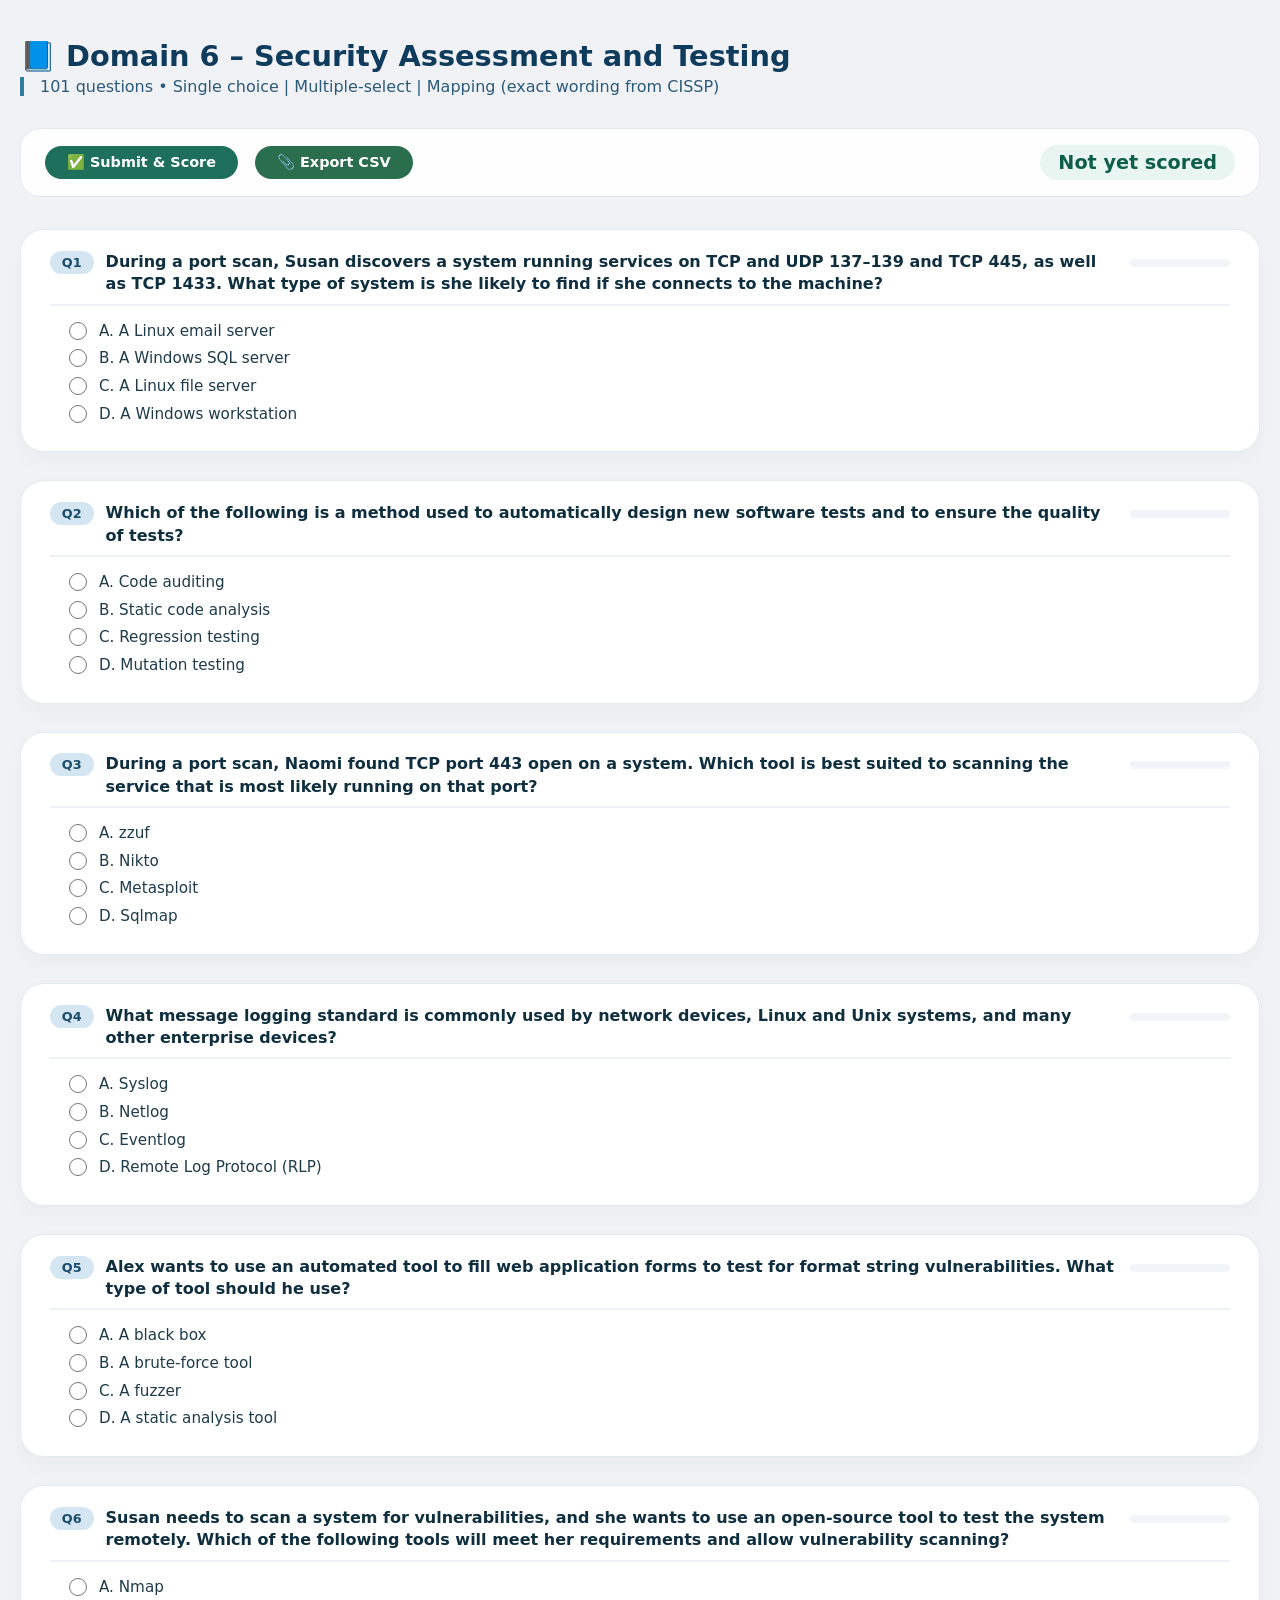
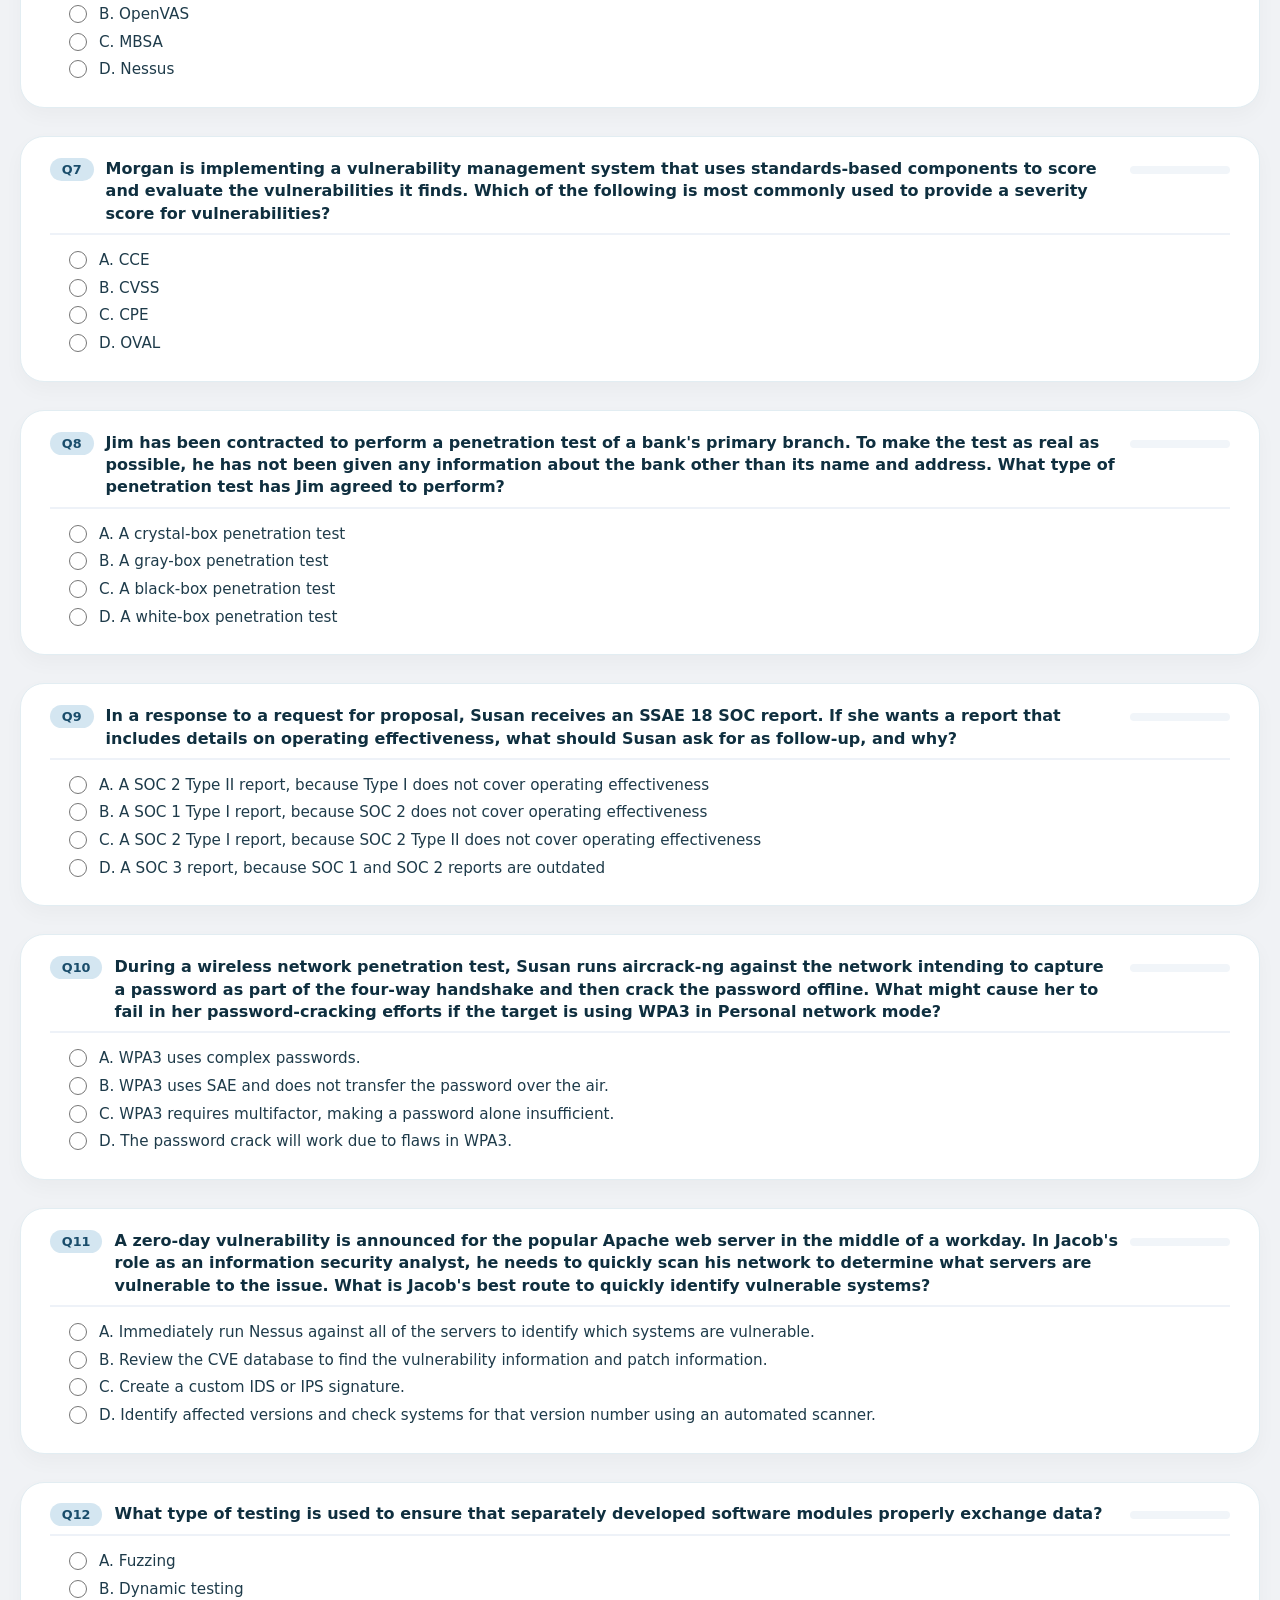
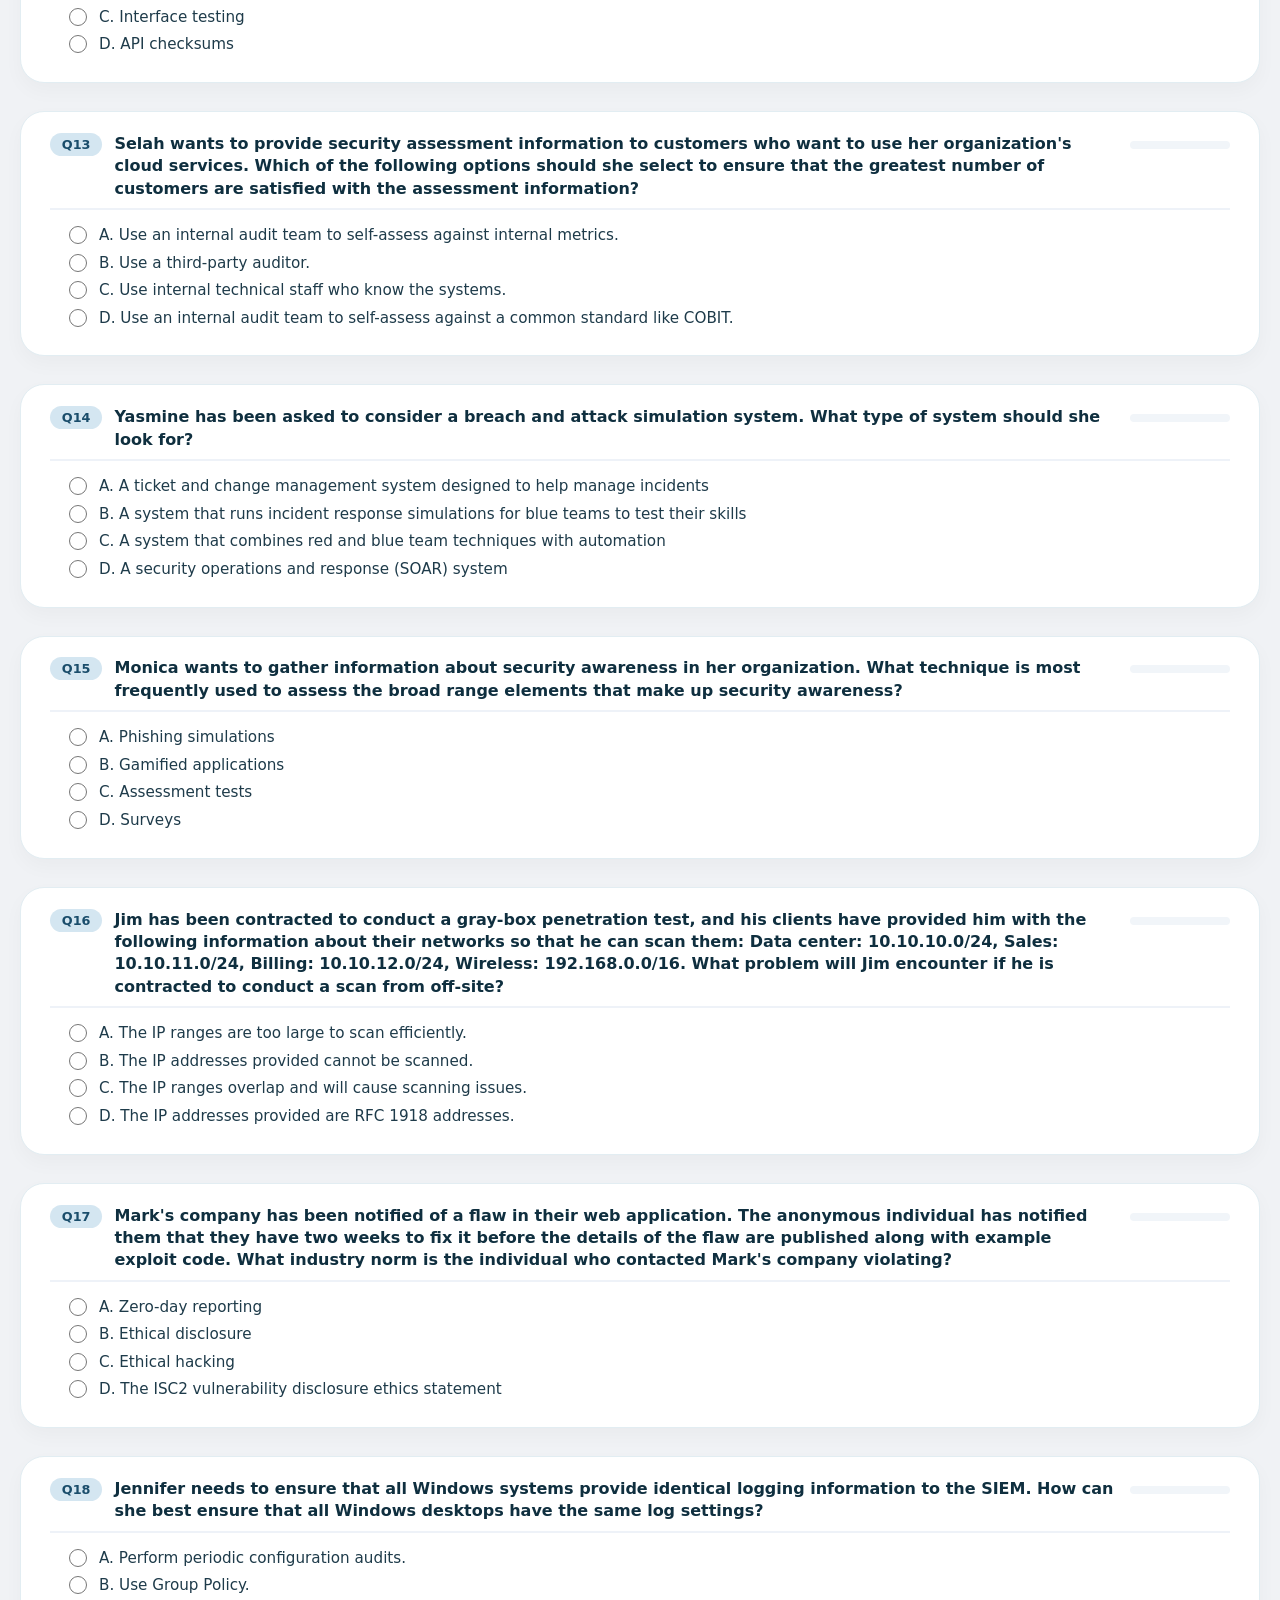
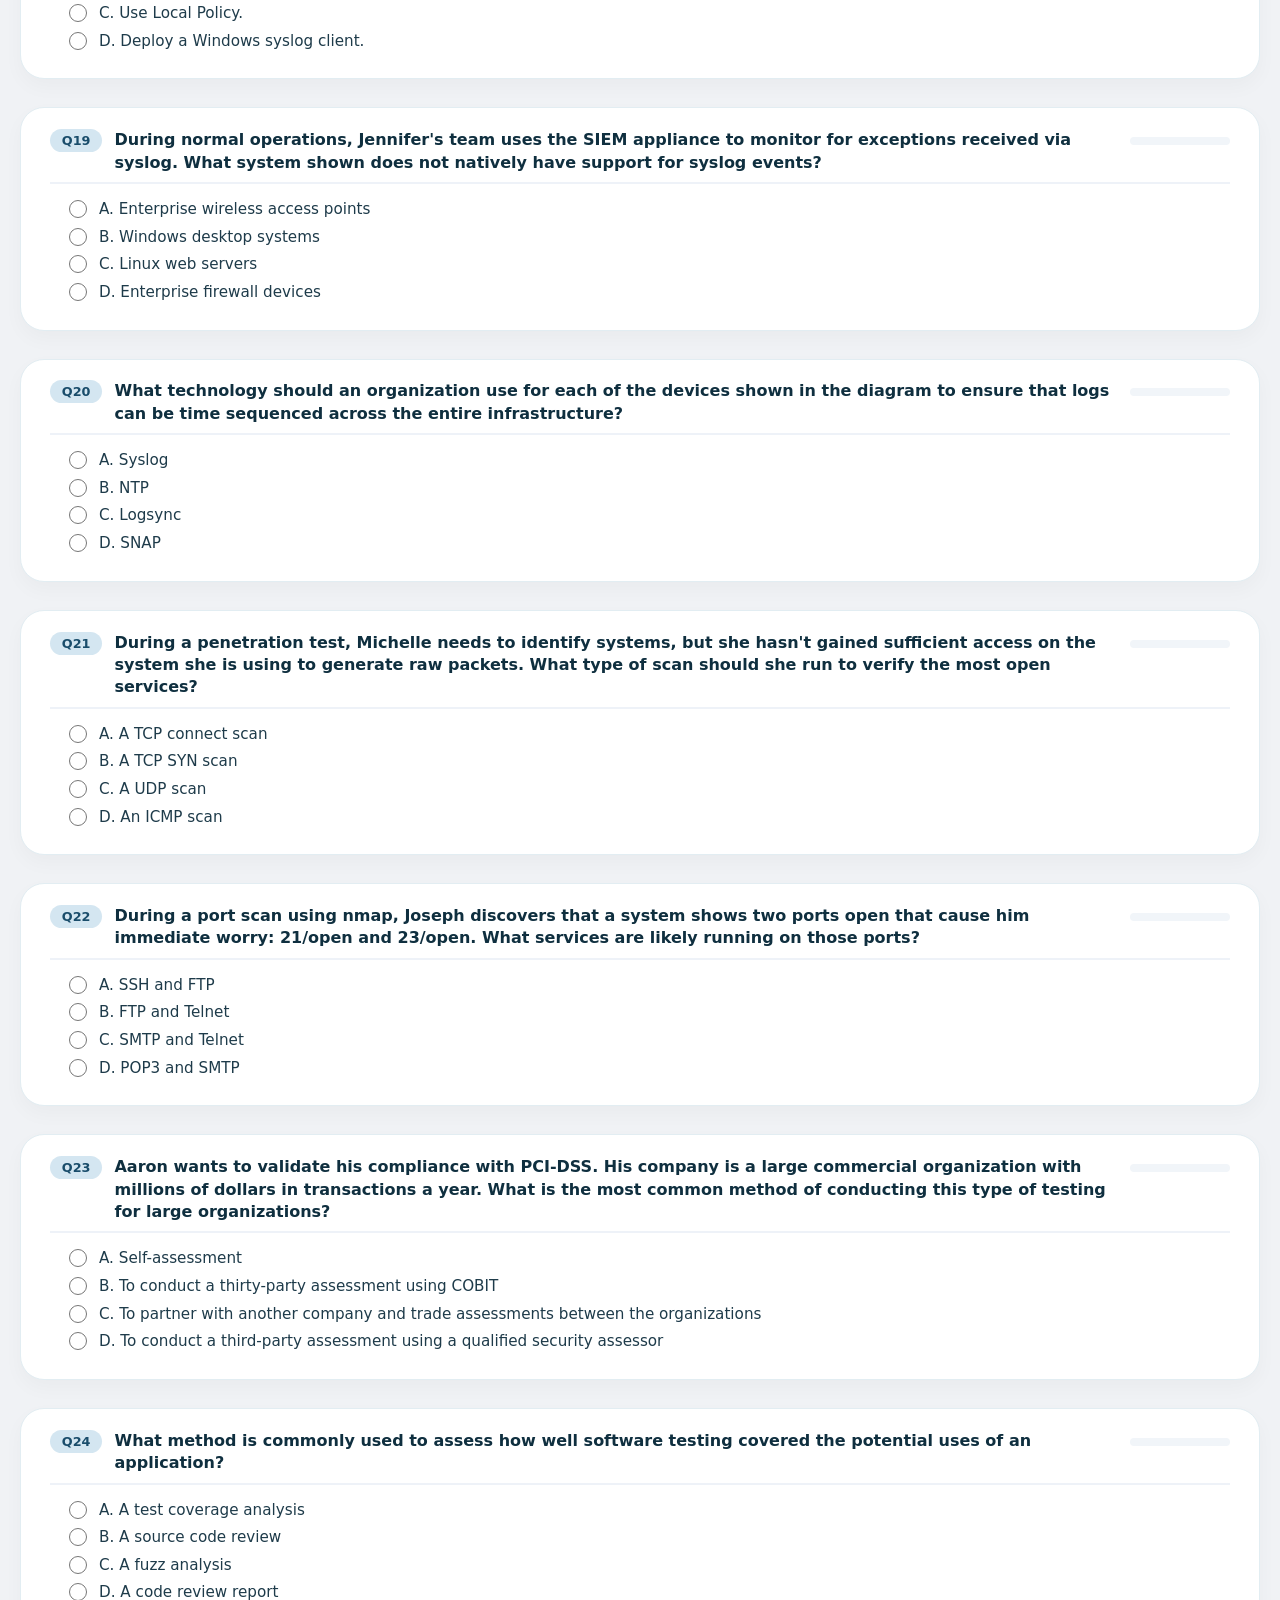
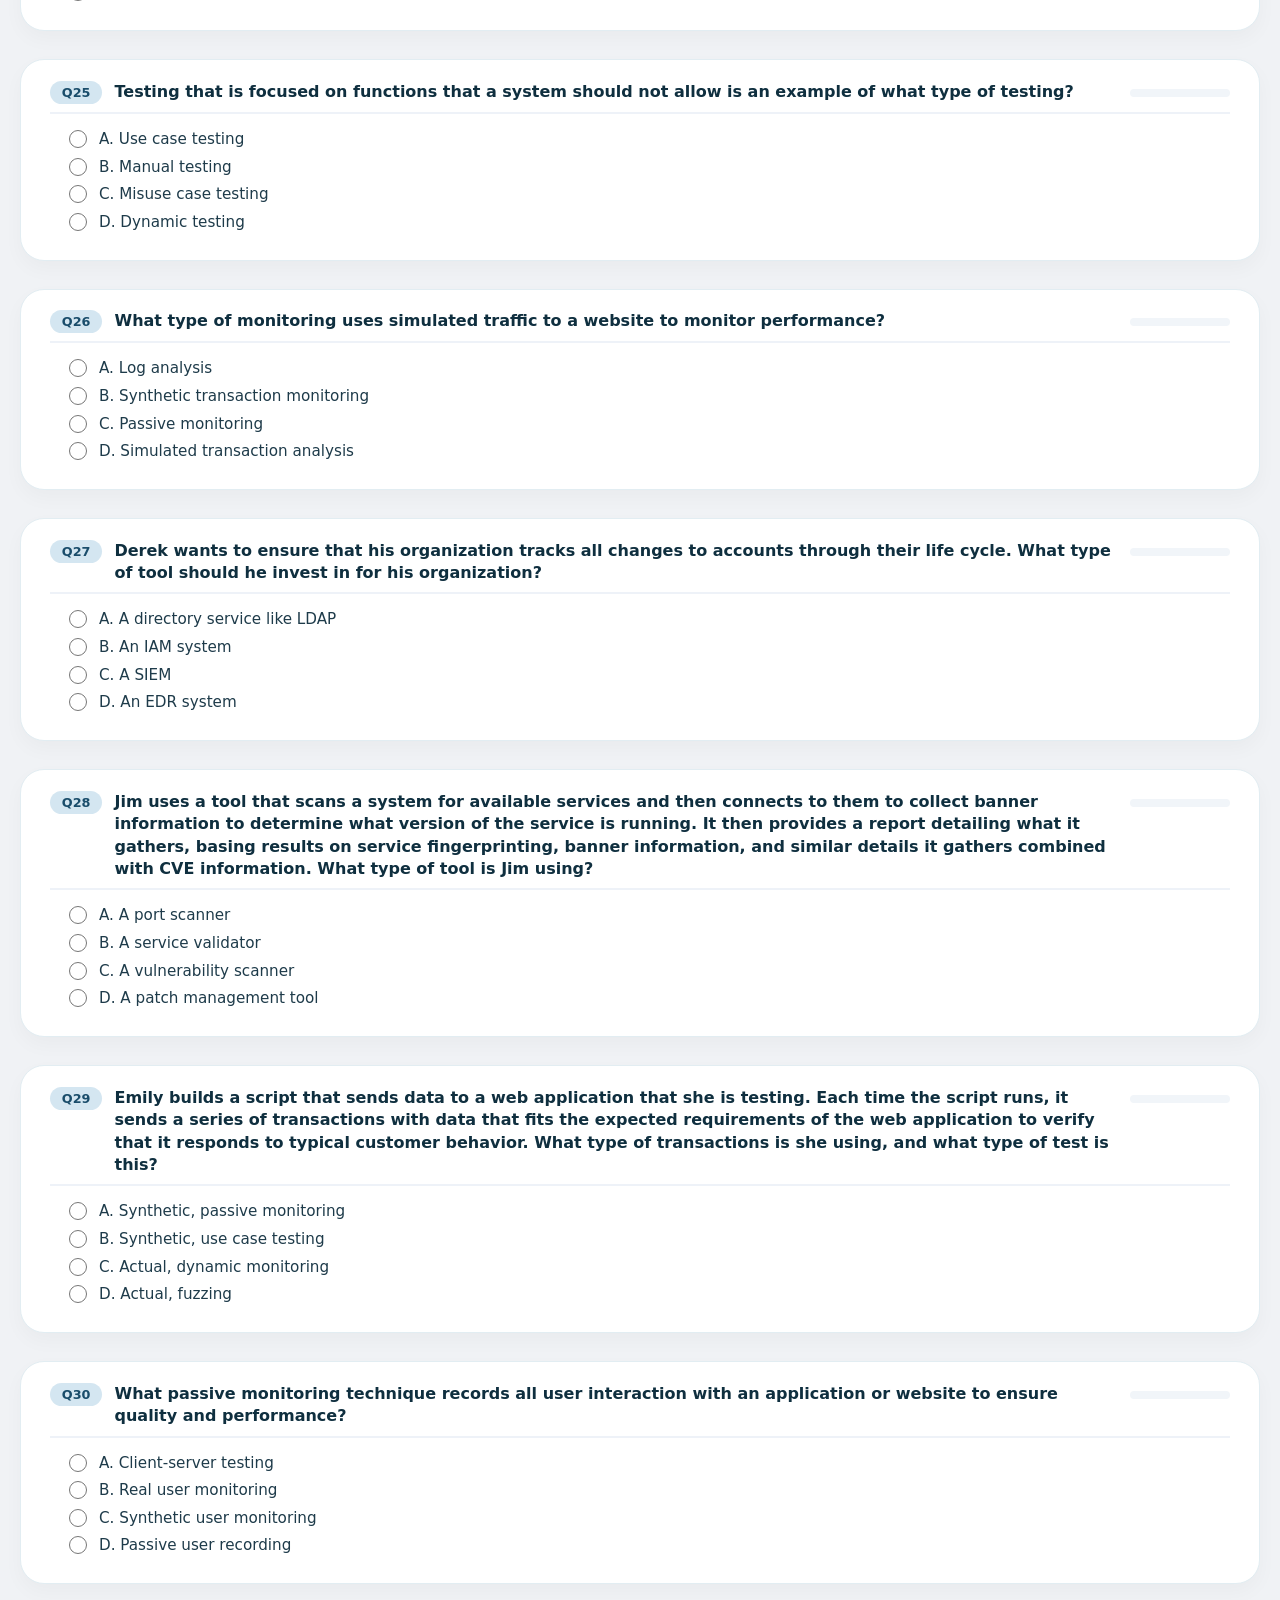
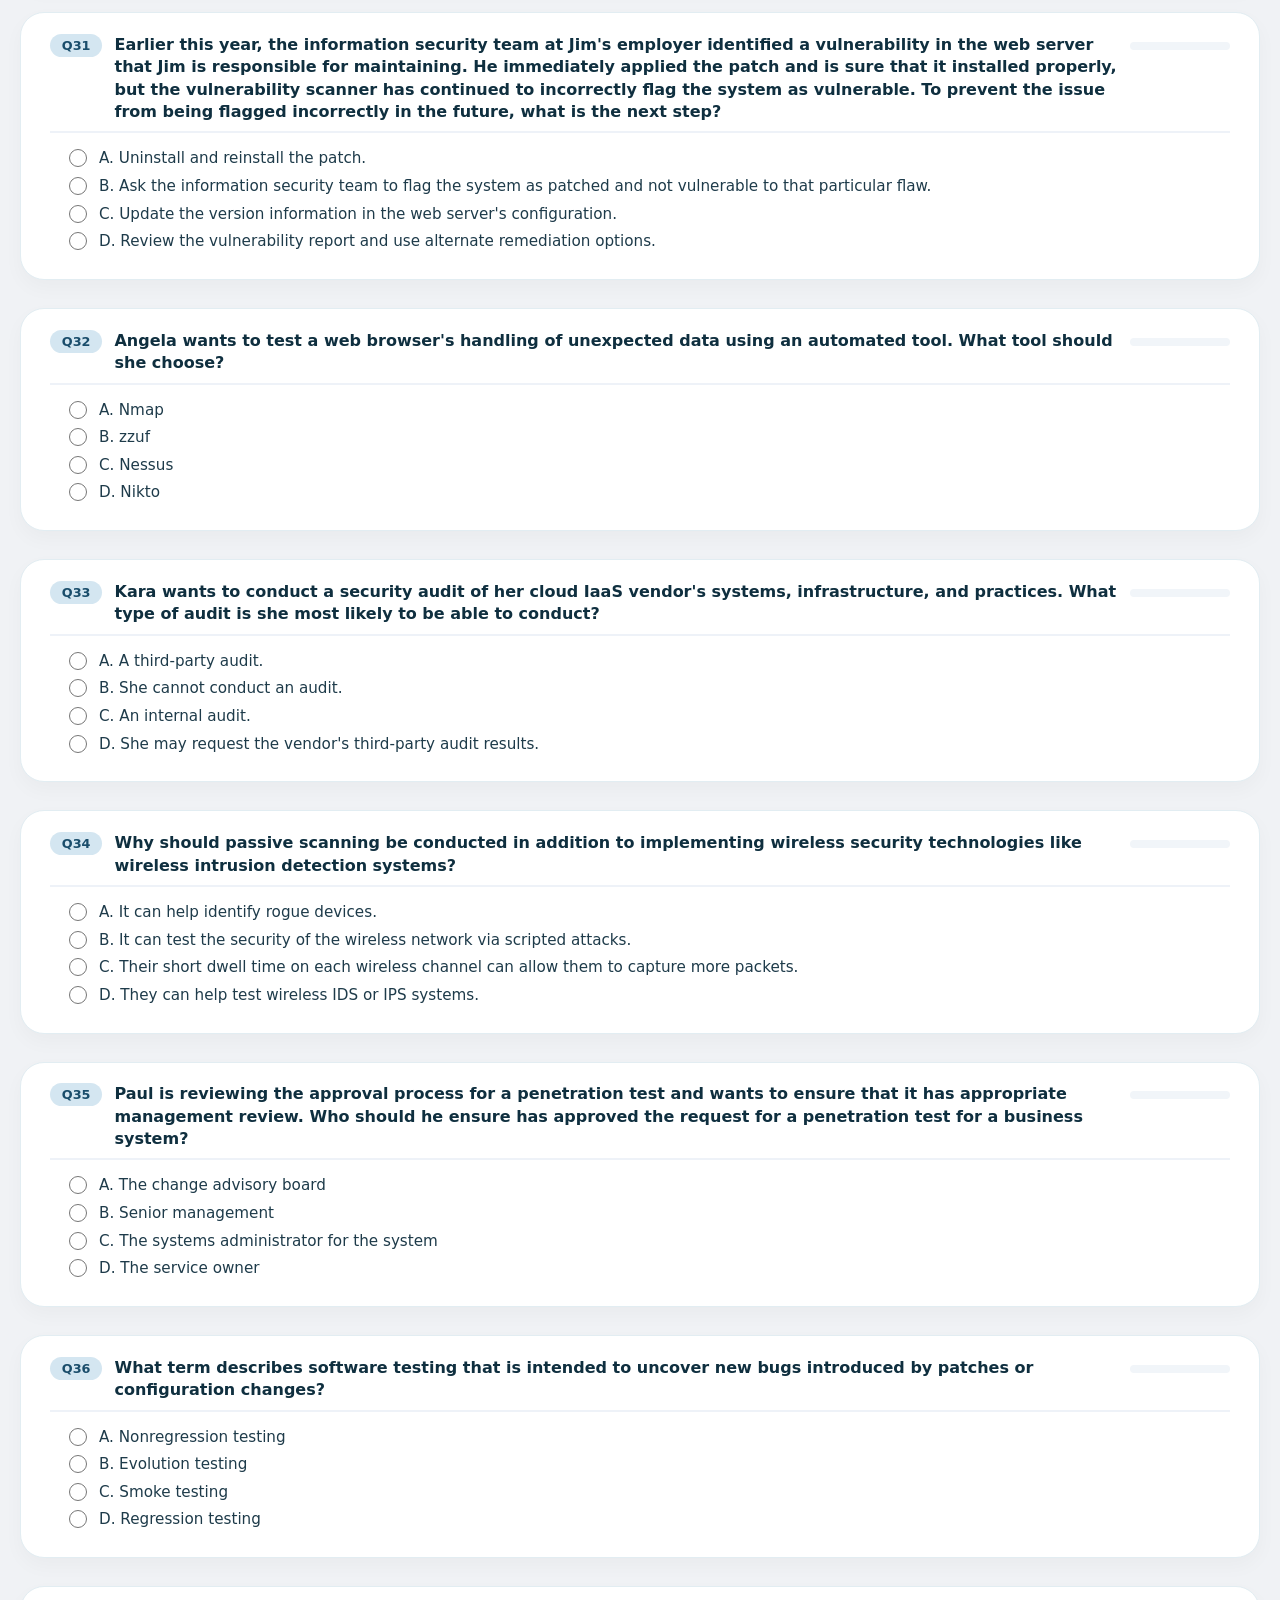
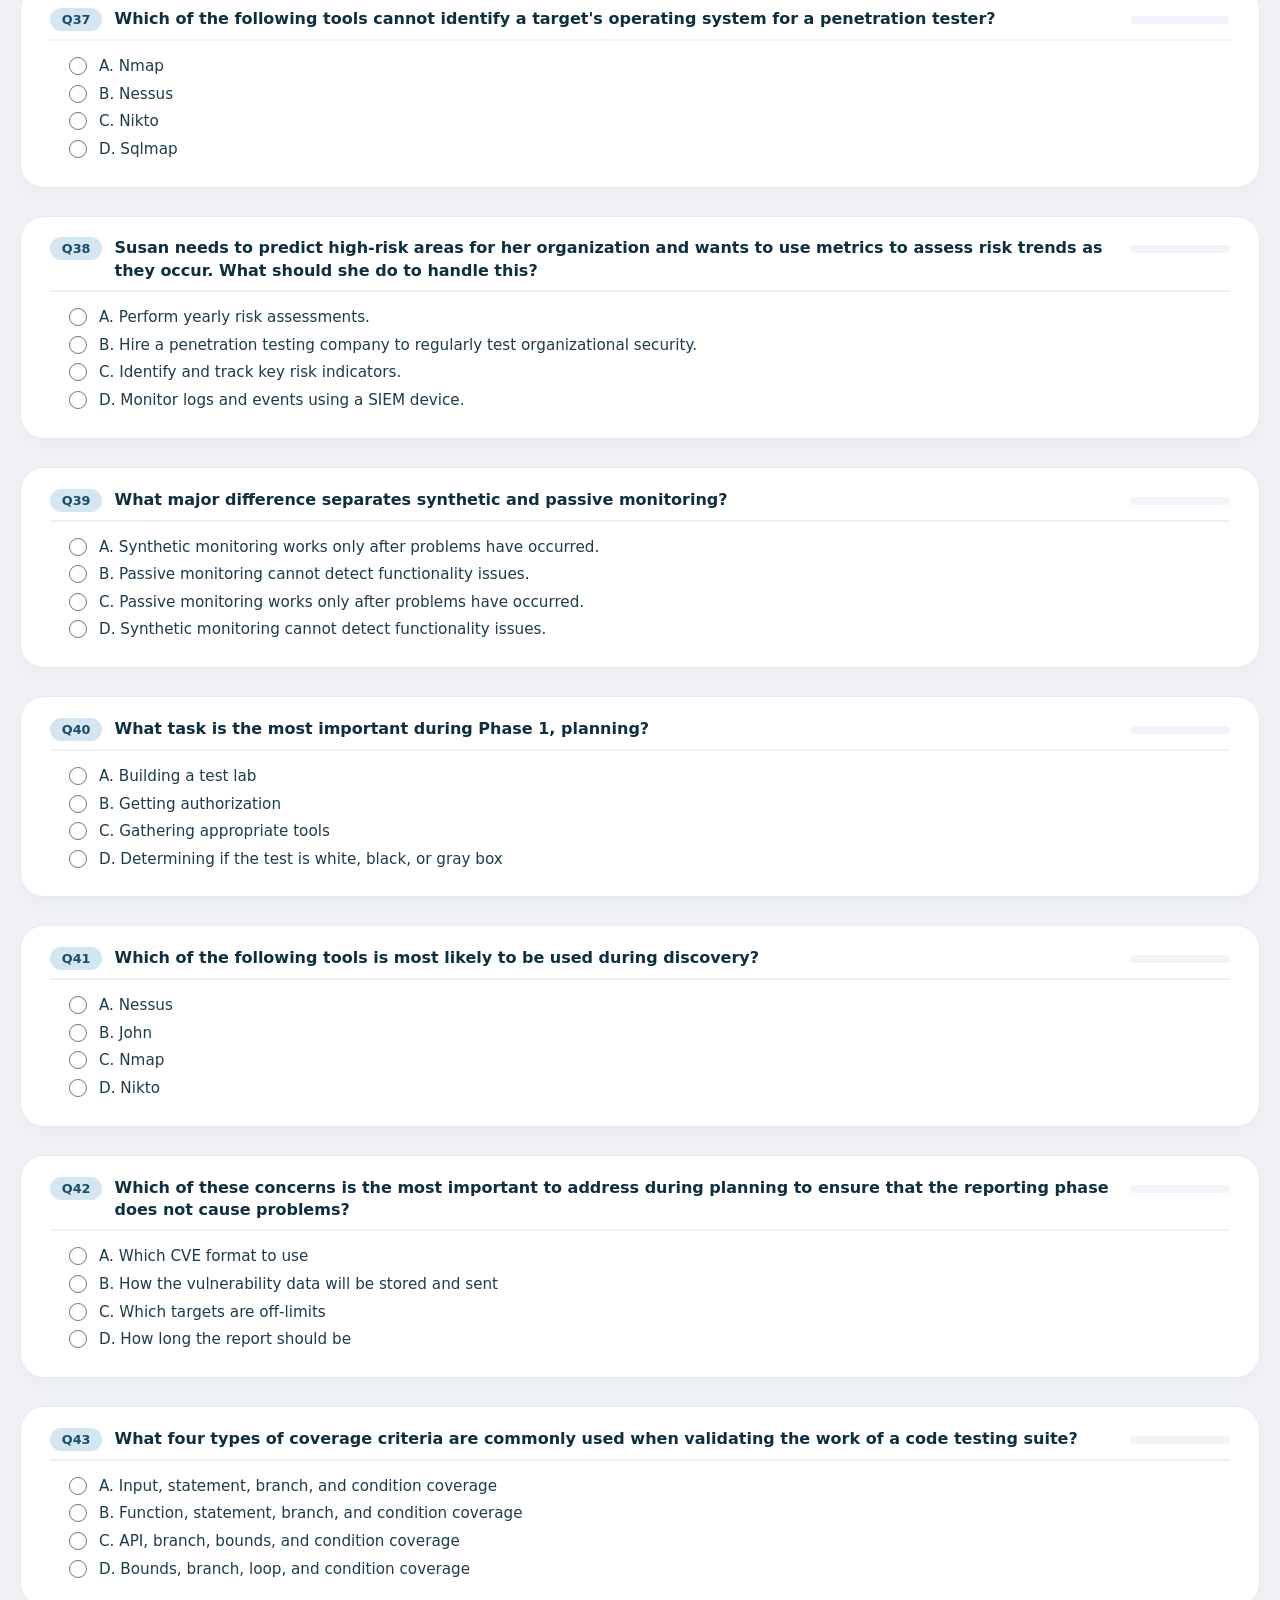
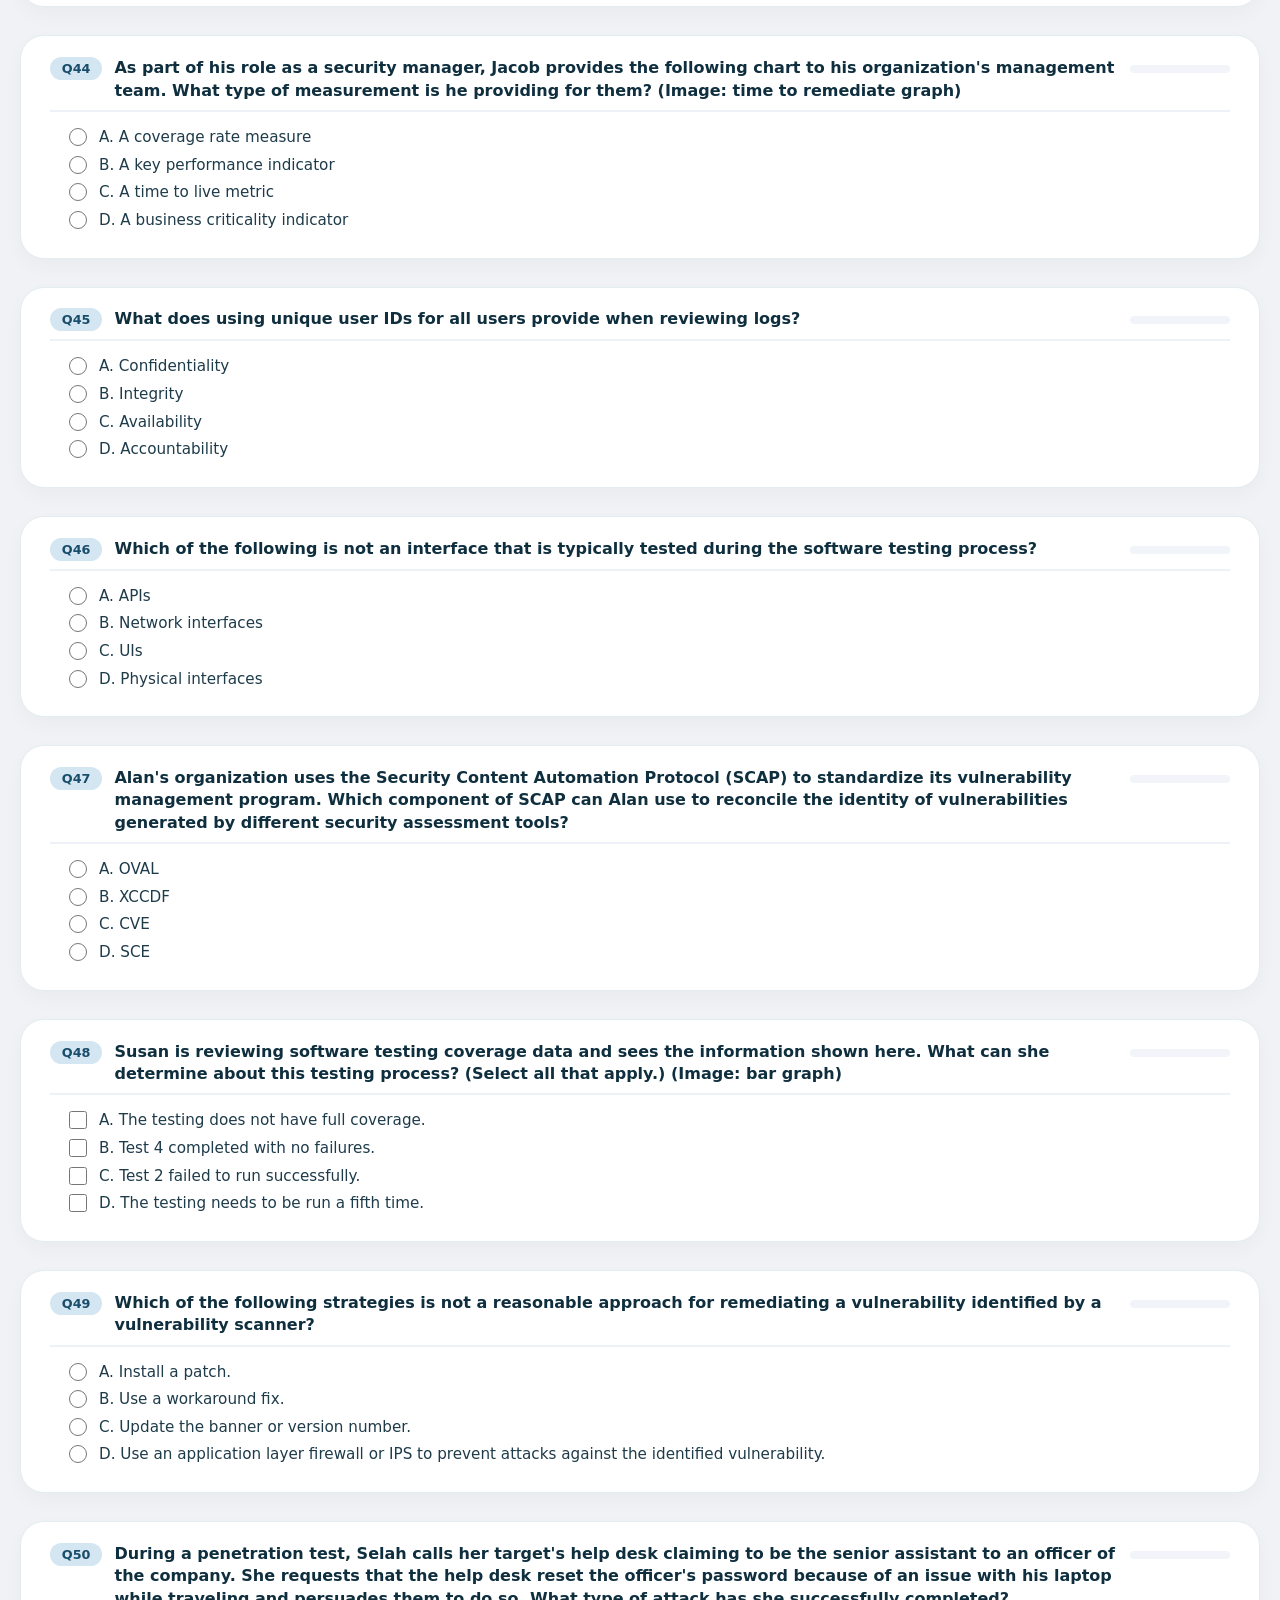
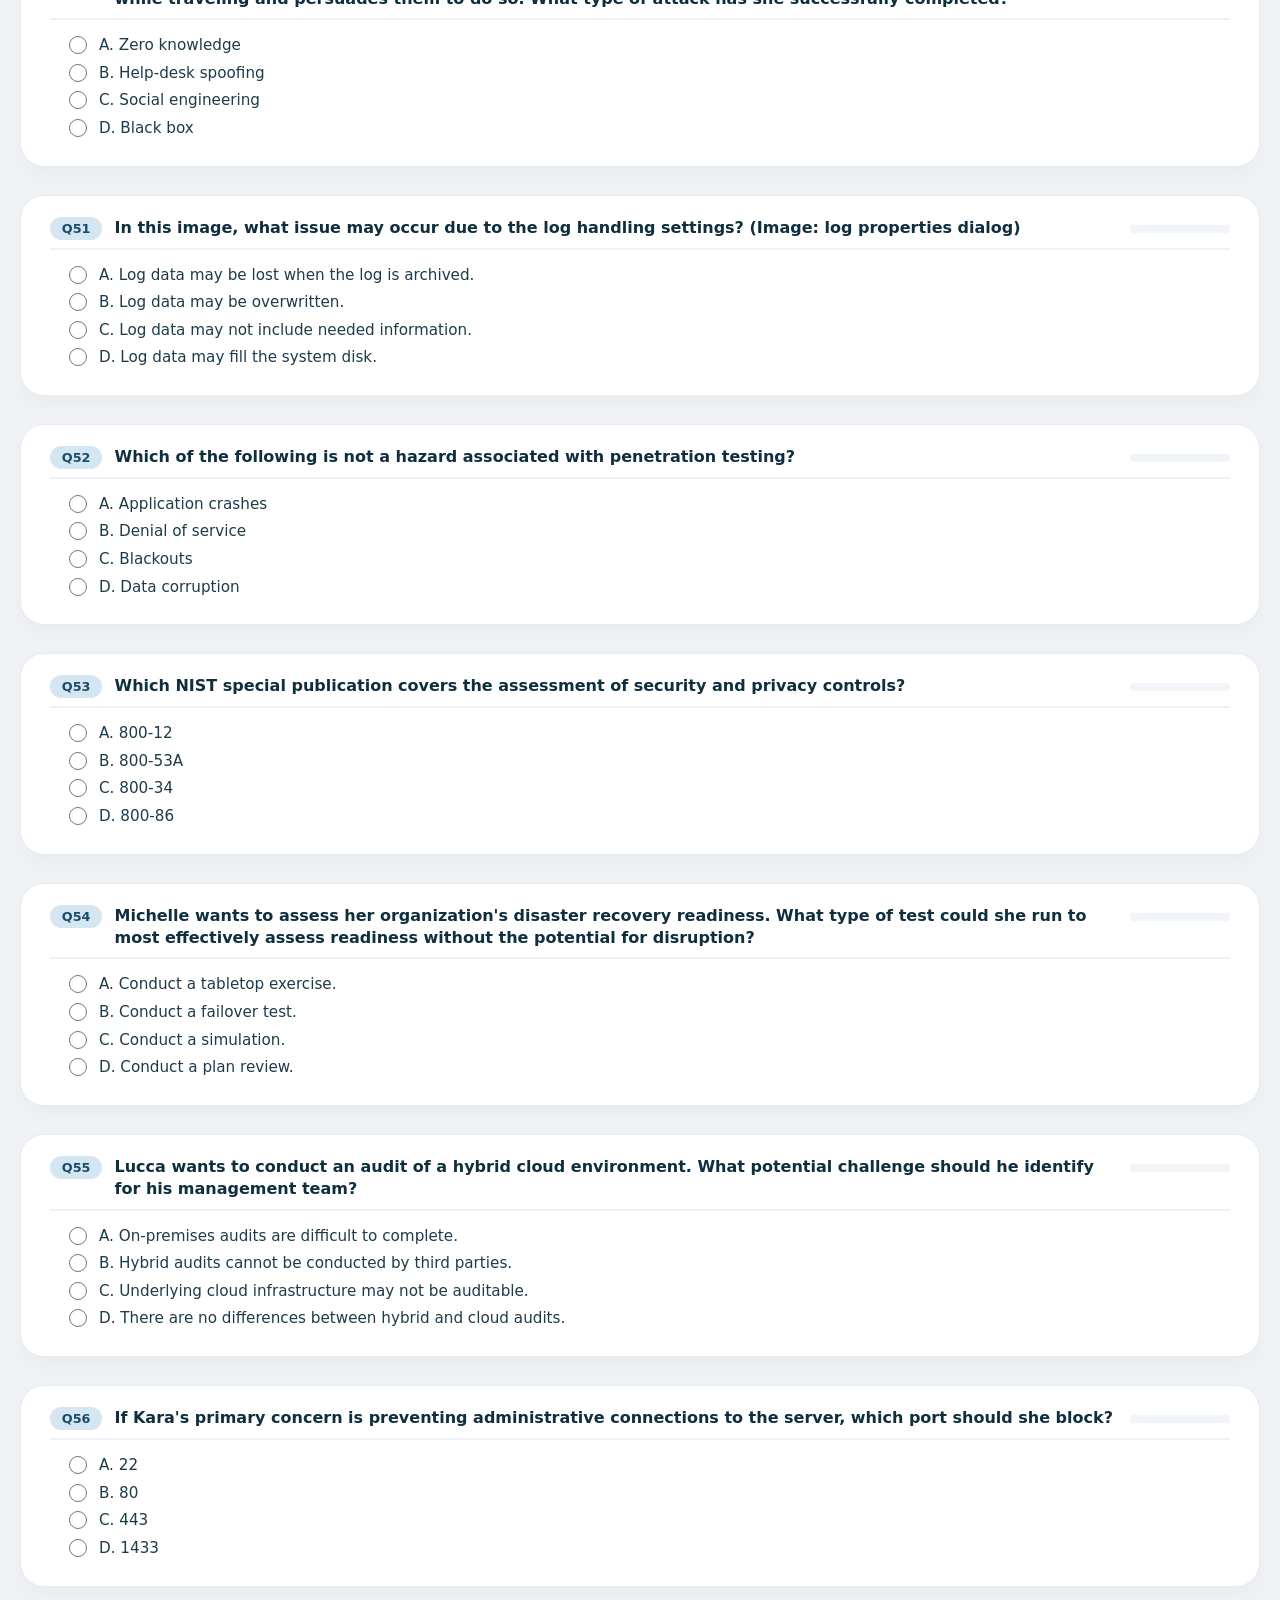
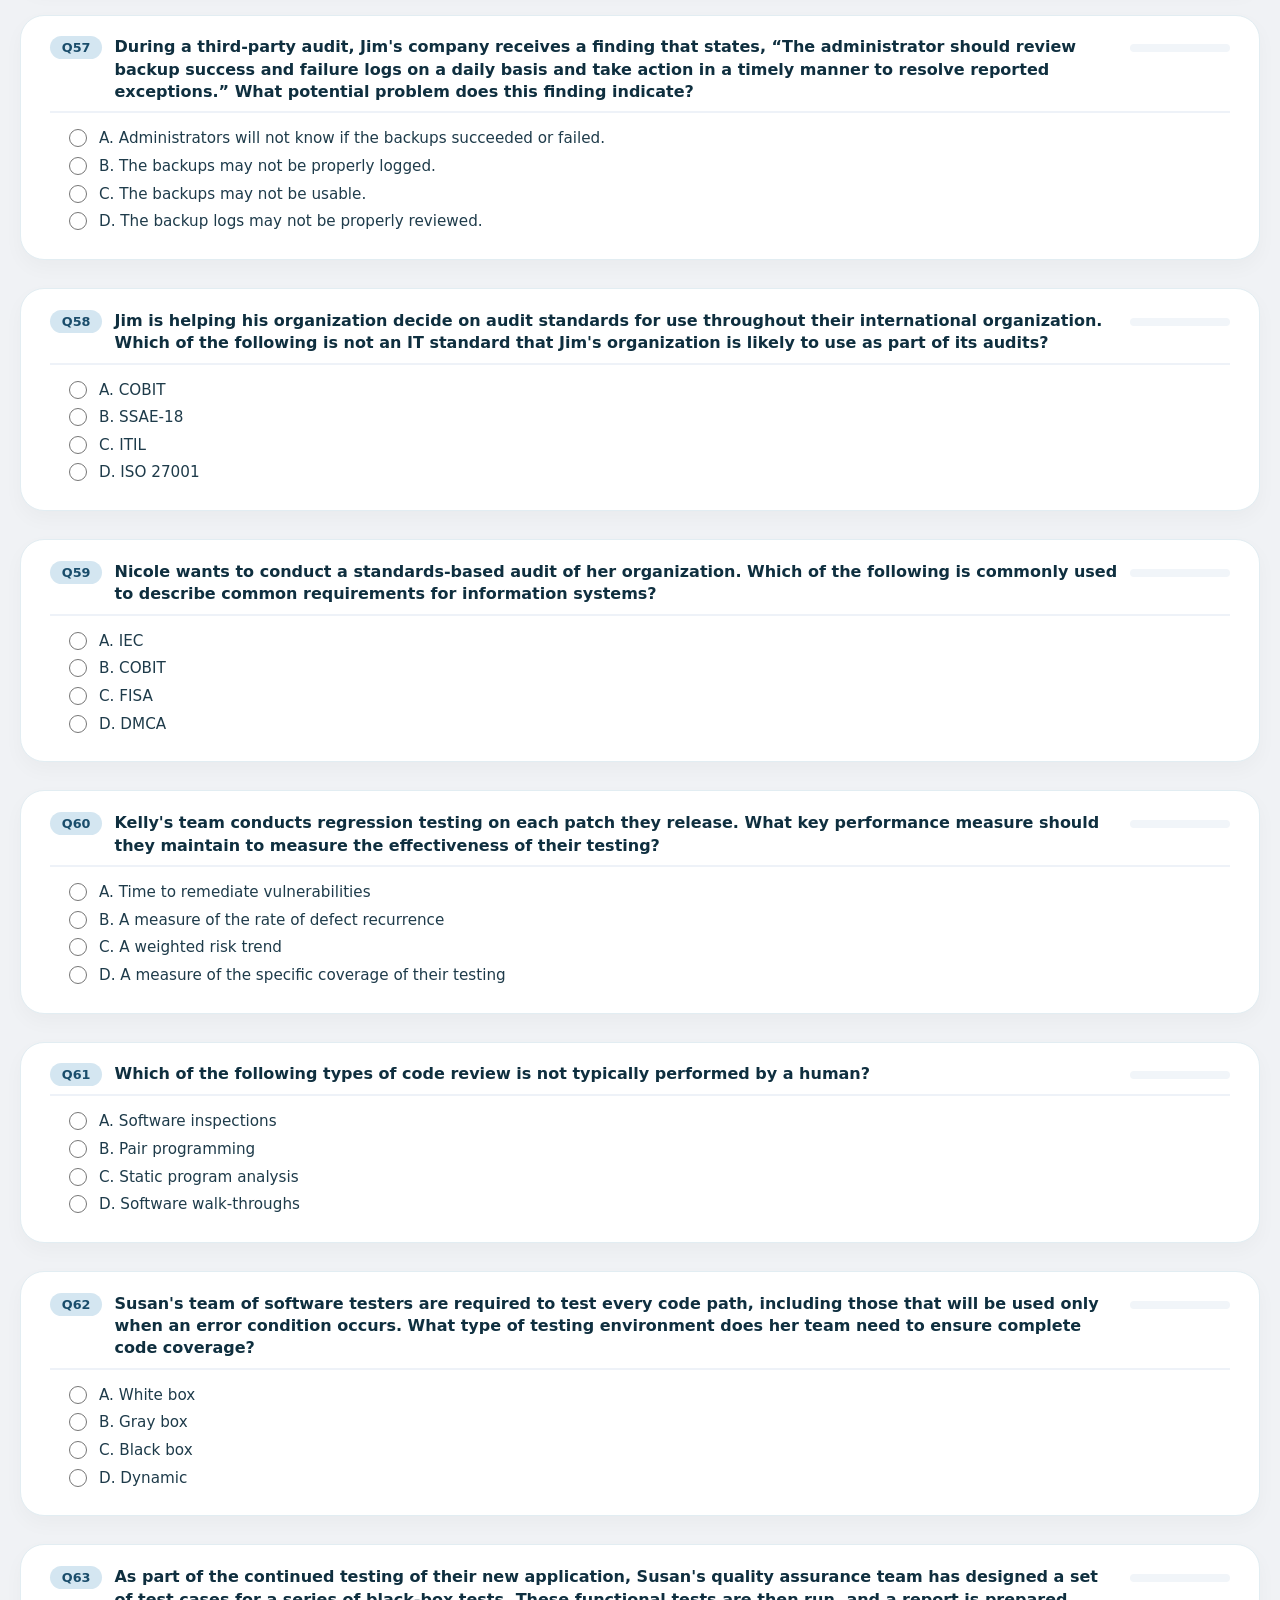
<file: isc-cissp/question-bank/isc-cissp-official-practice-tests-4th-edition/mcq/mcq-domain-06.html>
<!DOCTYPE html>
<html lang="en">

<head>
    <meta charset="UTF-8">
    <meta name="viewport" content="width=device-width, initial-scale=1.0, user-scalable=yes">
    <title>MCQ Platform – Domain 6 (Security Assessment and Testing)</title>
    <style>
        * {
            box-sizing: border-box;
            font-family: system-ui, 'Segoe UI', 'Roboto', 'Helvetica Neue', sans-serif;
        }

        body {
            background: #f0f2f5;
            margin: 0;
            padding: 20px;
            color: #1e293b;
        }

        .container {
            max-width: 1400px;
            margin: 0 auto;
        }

        h1 {
            font-size: 1.8rem;
            margin-bottom: 0.25rem;
            color: #0f3b5c;
        }

        .sub {
            color: #2c5a7a;
            margin-bottom: 2rem;
            border-left: 4px solid #2c7da0;
            padding-left: 1rem;
        }

        .toolbar {
            background: white;
            border-radius: 20px;
            padding: 1rem 1.5rem;
            margin-bottom: 2rem;
            display: flex;
            flex-wrap: wrap;
            justify-content: space-between;
            align-items: center;
            gap: 15px;
            position: sticky;
            top: 10px;
            z-index: 10;
            backdrop-filter: blur(8px);
            background: rgba(255, 255, 255, 0.92);
            border: 1px solid #e2e8f0;
        }

        button {
            background: #1e6f5c;
            color: white;
            border: none;
            padding: 8px 22px;
            border-radius: 40px;
            font-weight: 600;
            font-size: 0.9rem;
            cursor: pointer;
            transition: all 0.2s;
        }

        button:hover {
            background: #0f5a49;
            transform: translateY(-1px);
        }

        .btn-export {
            background: #2b6e4e;
        }

        .score-area {
            font-size: 1.2rem;
            font-weight: 700;
            background: #e9f5f1;
            padding: 6px 18px;
            border-radius: 40px;
            color: #0e5e4a;
        }

        .questions-grid {
            display: flex;
            flex-direction: column;
            gap: 1.75rem;
        }

        .question-card {
            background: white;
            border-radius: 24px;
            padding: 1.3rem 1.8rem;
            box-shadow: 0 8px 20px rgba(0, 0, 0, 0.03);
            border: 1px solid #e2edf2;
        }

        .question-header {
            display: flex;
            gap: 12px;
            align-items: baseline;
            margin-bottom: 1rem;
            border-bottom: 2px solid #eef2f8;
            padding-bottom: 0.5rem;
        }

        .q-num {
            background: #d4e6f1;
            padding: 4px 12px;
            border-radius: 60px;
            font-weight: 700;
            font-size: 0.8rem;
            color: #1a4d6b;
        }

        .q-text {
            font-weight: 600;
            font-size: 1rem;
            line-height: 1.4;
            color: #0f2f3f;
        }

        .hashtag {
            min-width: 100px !important;
            font-size: 0.8rem;
            margin-left: auto;
            background: #f1f5f9;
            padding: 4px 12px;
            border-radius: 40px;
            font-weight: 500;
        }

        .hashtag.correct {
            background: #c8e6df;
            color: #0b5345;
        }

        .hashtag.incorrect {
            background: #f8dddd;
            color: #9b2c2c;
        }

        .hashtag.skipped {
            background: #fff3bf;
            color: #856404;
        }

        .options {
            margin: 1rem 0 0.5rem 1.2rem;
            display: flex;
            flex-direction: column;
            gap: 0.6rem;
        }

        .option {
            display: flex;
            align-items: center;
            gap: 12px;
            flex-wrap: wrap;
        }

        .option input {
            margin: 0;
            width: 18px;
            height: 18px;
            accent-color: #2c7da0;
        }

        .option label {
            font-size: 0.95rem;
            color: #1e3b4a;
        }

        .mapping-table {
            margin: 1rem 0 0.5rem 1rem;
            border-collapse: collapse;
            background: #fafdff;
            width: 100%;
            max-width: 800px;
        }

        .mapping-table td,
        .mapping-table th {
            border: 1px solid #cbdde6;
            padding: 10px 12px;
            vertical-align: middle;
        }

        .mapping-table th {
            background: #e7f0f5;
            font-weight: 600;
        }

        select {
            padding: 6px 12px;
            border-radius: 28px;
            border: 1px solid #bdd4e2;
            background: white;
            font-size: 0.9rem;
        }

        .modal {
            display: none;
            position: fixed;
            top: 0;
            left: 0;
            width: 100%;
            height: 100%;
            background: rgba(0, 0, 0, 0.5);
            z-index: 1000;
            justify-content: center;
            align-items: center;
        }

        .modal-content {
            background: white;
            border-radius: 28px;
            max-width: 95%;
            width: 1200px;
            max-height: 85%;
            overflow: auto;
            padding: 1.5rem;
            position: relative;
            box-shadow: 0 20px 35px rgba(0, 0, 0, 0.2);
        }

        .close-modal {
            position: absolute;
            top: 12px;
            right: 20px;
            font-size: 28px;
            cursor: pointer;
            color: #777;
        }

        .result-table {
            width: 100%;
            border-collapse: collapse;
            font-size: 0.8rem;
            background: white;
        }

        .result-table th,
        .result-table td {
            border: 1px solid #d4dee5;
            padding: 10px 8px;
            text-align: left;
            vertical-align: top;
        }

        .result-table th {
            background: #eef3f7;
        }

        footer {
            margin-top: 2rem;
            text-align: center;
            font-size: 0.75rem;
            color: #5b7c93;
        }

        @media (max-width: 760px) {
            .question-card {
                padding: 1rem;
            }

            .options {
                margin-left: 0.2rem;
            }
        }
    </style>
</head>

<body>
    <div class="container">
        <h1>📘 Domain 6 – Security Assessment and Testing</h1>
        <div class="sub">101 questions • Single choice | Multiple‑select | Mapping (exact wording from CISSP)</div>

        <div class="toolbar">
            <div>
                <button id="submitBtn">✅ Submit & Score</button>
                <button id="exportBtn" class="btn-export" style="margin-left: 12px;">📎 Export CSV</button>
            </div>
            <div class="score-area" id="scoreDisplay">Not yet scored</div>
        </div>

        <div id="questionsContainer" class="questions-grid"></div>
        <footer>MCQ Platform — Domain 6. Hashtags appear after submission: ✅ correct / ❌ incorrect / ⚪ skipped.</footer>
    </div>

    <div id="summaryModal" class="modal">
        <div class="modal-content">
            <span class="close-modal">&times;</span>
            <h3 id="modalTitle">Detailed Report</h3>
            <div id="modalBody"></div>
            <button id="modalExportBtn" class="btn-export" style="margin-top: 12px;">📎 Export CSV from Modal</button>
        </div>
    </div>

    <script>
        // =============================================================
        // DOMAIN 6 – QUESTIONS (exact wording from CISSP practice test)
        // =============================================================
        const questionsData = [
            { id: 1, text: "During a port scan, Susan discovers a system running services on TCP and UDP 137–139 and TCP 445, as well as TCP 1433. What type of system is she likely to find if she connects to the machine?", options: ["A. A Linux email server", "B. A Windows SQL server", "C. A Linux file server", "D. A Windows workstation"] },
            { id: 2, text: "Which of the following is a method used to automatically design new software tests and to ensure the quality of tests?", options: ["A. Code auditing", "B. Static code analysis", "C. Regression testing", "D. Mutation testing"] },
            { id: 3, text: "During a port scan, Naomi found TCP port 443 open on a system. Which tool is best suited to scanning the service that is most likely running on that port?", options: ["A. zzuf", "B. Nikto", "C. Metasploit", "D. Sqlmap"] },
            { id: 4, text: "What message logging standard is commonly used by network devices, Linux and Unix systems, and many other enterprise devices?", options: ["A. Syslog", "B. Netlog", "C. Eventlog", "D. Remote Log Protocol (RLP)"] },
            { id: 5, text: "Alex wants to use an automated tool to fill web application forms to test for format string vulnerabilities. What type of tool should he use?", options: ["A. A black box", "B. A brute-force tool", "C. A fuzzer", "D. A static analysis tool"] },
            { id: 6, text: "Susan needs to scan a system for vulnerabilities, and she wants to use an open-source tool to test the system remotely. Which of the following tools will meet her requirements and allow vulnerability scanning?", options: ["A. Nmap", "B. OpenVAS", "C. MBSA", "D. Nessus"] },
            { id: 7, text: "Morgan is implementing a vulnerability management system that uses standards-based components to score and evaluate the vulnerabilities it finds. Which of the following is most commonly used to provide a severity score for vulnerabilities?", options: ["A. CCE", "B. CVSS", "C. CPE", "D. OVAL"] },
            { id: 8, text: "Jim has been contracted to perform a penetration test of a bank's primary branch. To make the test as real as possible, he has not been given any information about the bank other than its name and address. What type of penetration test has Jim agreed to perform?", options: ["A. A crystal-box penetration test", "B. A gray-box penetration test", "C. A black-box penetration test", "D. A white-box penetration test"] },
            { id: 9, text: "In a response to a request for proposal, Susan receives an SSAE 18 SOC report. If she wants a report that includes details on operating effectiveness, what should Susan ask for as follow-up, and why?", options: ["A. A SOC 2 Type II report, because Type I does not cover operating effectiveness", "B. A SOC 1 Type I report, because SOC 2 does not cover operating effectiveness", "C. A SOC 2 Type I report, because SOC 2 Type II does not cover operating effectiveness", "D. A SOC 3 report, because SOC 1 and SOC 2 reports are outdated"] },
            { id: 10, text: "During a wireless network penetration test, Susan runs aircrack-ng against the network intending to capture a password as part of the four-way handshake and then crack the password offline. What might cause her to fail in her password-cracking efforts if the target is using WPA3 in Personal network mode?", options: ["A. WPA3 uses complex passwords.", "B. WPA3 uses SAE and does not transfer the password over the air.", "C. WPA3 requires multifactor, making a password alone insufficient.", "D. The password crack will work due to flaws in WPA3."] },
            { id: 11, text: "A zero-day vulnerability is announced for the popular Apache web server in the middle of a workday. In Jacob's role as an information security analyst, he needs to quickly scan his network to determine what servers are vulnerable to the issue. What is Jacob's best route to quickly identify vulnerable systems?", options: ["A. Immediately run Nessus against all of the servers to identify which systems are vulnerable.", "B. Review the CVE database to find the vulnerability information and patch information.", "C. Create a custom IDS or IPS signature.", "D. Identify affected versions and check systems for that version number using an automated scanner."] },
            { id: 12, text: "What type of testing is used to ensure that separately developed software modules properly exchange data?", options: ["A. Fuzzing", "B. Dynamic testing", "C. Interface testing", "D. API checksums"] },
            { id: 13, text: "Selah wants to provide security assessment information to customers who want to use her organization's cloud services. Which of the following options should she select to ensure that the greatest number of customers are satisfied with the assessment information?", options: ["A. Use an internal audit team to self-assess against internal metrics.", "B. Use a third-party auditor.", "C. Use internal technical staff who know the systems.", "D. Use an internal audit team to self-assess against a common standard like COBIT."] },
            { id: 14, text: "Yasmine has been asked to consider a breach and attack simulation system. What type of system should she look for?", options: ["A. A ticket and change management system designed to help manage incidents", "B. A system that runs incident response simulations for blue teams to test their skills", "C. A system that combines red and blue team techniques with automation", "D. A security operations and response (SOAR) system"] },
            { id: 15, text: "Monica wants to gather information about security awareness in her organization. What technique is most frequently used to assess the broad range elements that make up security awareness?", options: ["A. Phishing simulations", "B. Gamified applications", "C. Assessment tests", "D. Surveys"] },
            { id: 16, text: "Jim has been contracted to conduct a gray-box penetration test, and his clients have provided him with the following information about their networks so that he can scan them: Data center: 10.10.10.0/24, Sales: 10.10.11.0/24, Billing: 10.10.12.0/24, Wireless: 192.168.0.0/16. What problem will Jim encounter if he is contracted to conduct a scan from off-site?", options: ["A. The IP ranges are too large to scan efficiently.", "B. The IP addresses provided cannot be scanned.", "C. The IP ranges overlap and will cause scanning issues.", "D. The IP addresses provided are RFC 1918 addresses."] },
            { id: 17, text: "Mark's company has been notified of a flaw in their web application. The anonymous individual has notified them that they have two weeks to fix it before the details of the flaw are published along with example exploit code. What industry norm is the individual who contacted Mark's company violating?", options: ["A. Zero-day reporting", "B. Ethical disclosure", "C. Ethical hacking", "D. The ISC2 vulnerability disclosure ethics statement"] },
            { id: 18, text: "Jennifer needs to ensure that all Windows systems provide identical logging information to the SIEM. How can she best ensure that all Windows desktops have the same log settings?", options: ["A. Perform periodic configuration audits.", "B. Use Group Policy.", "C. Use Local Policy.", "D. Deploy a Windows syslog client."] },
            { id: 19, text: "During normal operations, Jennifer's team uses the SIEM appliance to monitor for exceptions received via syslog. What system shown does not natively have support for syslog events?", options: ["A. Enterprise wireless access points", "B. Windows desktop systems", "C. Linux web servers", "D. Enterprise firewall devices"] },
            { id: 20, text: "What technology should an organization use for each of the devices shown in the diagram to ensure that logs can be time sequenced across the entire infrastructure?", options: ["A. Syslog", "B. NTP", "C. Logsync", "D. SNAP"] },
            { id: 21, text: "During a penetration test, Michelle needs to identify systems, but she hasn't gained sufficient access on the system she is using to generate raw packets. What type of scan should she run to verify the most open services?", options: ["A. A TCP connect scan", "B. A TCP SYN scan", "C. A UDP scan", "D. An ICMP scan"] },
            { id: 22, text: "During a port scan using nmap, Joseph discovers that a system shows two ports open that cause him immediate worry: 21/open and 23/open. What services are likely running on those ports?", options: ["A. SSH and FTP", "B. FTP and Telnet", "C. SMTP and Telnet", "D. POP3 and SMTP"] },
            { id: 23, text: "Aaron wants to validate his compliance with PCI-DSS. His company is a large commercial organization with millions of dollars in transactions a year. What is the most common method of conducting this type of testing for large organizations?", options: ["A. Self-assessment", "B. To conduct a thirty-party assessment using COBIT", "C. To partner with another company and trade assessments between the organizations", "D. To conduct a third-party assessment using a qualified security assessor"] },
            { id: 24, text: "What method is commonly used to assess how well software testing covered the potential uses of an application?", options: ["A. A test coverage analysis", "B. A source code review", "C. A fuzz analysis", "D. A code review report"] },
            { id: 25, text: "Testing that is focused on functions that a system should not allow is an example of what type of testing?", options: ["A. Use case testing", "B. Manual testing", "C. Misuse case testing", "D. Dynamic testing"] },
            { id: 26, text: "What type of monitoring uses simulated traffic to a website to monitor performance?", options: ["A. Log analysis", "B. Synthetic transaction monitoring", "C. Passive monitoring", "D. Simulated transaction analysis"] },
            { id: 27, text: "Derek wants to ensure that his organization tracks all changes to accounts through their life cycle. What type of tool should he invest in for his organization?", options: ["A. A directory service like LDAP", "B. An IAM system", "C. A SIEM", "D. An EDR system"] },
            { id: 28, text: "Jim uses a tool that scans a system for available services and then connects to them to collect banner information to determine what version of the service is running. It then provides a report detailing what it gathers, basing results on service fingerprinting, banner information, and similar details it gathers combined with CVE information. What type of tool is Jim using?", options: ["A. A port scanner", "B. A service validator", "C. A vulnerability scanner", "D. A patch management tool"] },
            { id: 29, text: "Emily builds a script that sends data to a web application that she is testing. Each time the script runs, it sends a series of transactions with data that fits the expected requirements of the web application to verify that it responds to typical customer behavior. What type of transactions is she using, and what type of test is this?", options: ["A. Synthetic, passive monitoring", "B. Synthetic, use case testing", "C. Actual, dynamic monitoring", "D. Actual, fuzzing"] },
            { id: 30, text: "What passive monitoring technique records all user interaction with an application or website to ensure quality and performance?", options: ["A. Client-server testing", "B. Real user monitoring", "C. Synthetic user monitoring", "D. Passive user recording"] },
            { id: 31, text: "Earlier this year, the information security team at Jim's employer identified a vulnerability in the web server that Jim is responsible for maintaining. He immediately applied the patch and is sure that it installed properly, but the vulnerability scanner has continued to incorrectly flag the system as vulnerable. To prevent the issue from being flagged incorrectly in the future, what is the next step?", options: ["A. Uninstall and reinstall the patch.", "B. Ask the information security team to flag the system as patched and not vulnerable to that particular flaw.", "C. Update the version information in the web server's configuration.", "D. Review the vulnerability report and use alternate remediation options."] },
            { id: 32, text: "Angela wants to test a web browser's handling of unexpected data using an automated tool. What tool should she choose?", options: ["A. Nmap", "B. zzuf", "C. Nessus", "D. Nikto"] },
            { id: 33, text: "Kara wants to conduct a security audit of her cloud IaaS vendor's systems, infrastructure, and practices. What type of audit is she most likely to be able to conduct?", options: ["A. A third-party audit.", "B. She cannot conduct an audit.", "C. An internal audit.", "D. She may request the vendor's third-party audit results."] },
            { id: 34, text: "Why should passive scanning be conducted in addition to implementing wireless security technologies like wireless intrusion detection systems?", options: ["A. It can help identify rogue devices.", "B. It can test the security of the wireless network via scripted attacks.", "C. Their short dwell time on each wireless channel can allow them to capture more packets.", "D. They can help test wireless IDS or IPS systems."] },
            { id: 35, text: "Paul is reviewing the approval process for a penetration test and wants to ensure that it has appropriate management review. Who should he ensure has approved the request for a penetration test for a business system?", options: ["A. The change advisory board", "B. Senior management", "C. The systems administrator for the system", "D. The service owner"] },
            { id: 36, text: "What term describes software testing that is intended to uncover new bugs introduced by patches or configuration changes?", options: ["A. Nonregression testing", "B. Evolution testing", "C. Smoke testing", "D. Regression testing"] },
            { id: 37, text: "Which of the following tools cannot identify a target's operating system for a penetration tester?", options: ["A. Nmap", "B. Nessus", "C. Nikto", "D. Sqlmap"] },
            { id: 38, text: "Susan needs to predict high-risk areas for her organization and wants to use metrics to assess risk trends as they occur. What should she do to handle this?", options: ["A. Perform yearly risk assessments.", "B. Hire a penetration testing company to regularly test organizational security.", "C. Identify and track key risk indicators.", "D. Monitor logs and events using a SIEM device."] },
            { id: 39, text: "What major difference separates synthetic and passive monitoring?", options: ["A. Synthetic monitoring works only after problems have occurred.", "B. Passive monitoring cannot detect functionality issues.", "C. Passive monitoring works only after problems have occurred.", "D. Synthetic monitoring cannot detect functionality issues."] },
            { id: 40, text: "What task is the most important during Phase 1, planning?", options: ["A. Building a test lab", "B. Getting authorization", "C. Gathering appropriate tools", "D. Determining if the test is white, black, or gray box"] },
            { id: 41, text: "Which of the following tools is most likely to be used during discovery?", options: ["A. Nessus", "B. John", "C. Nmap", "D. Nikto"] },
            { id: 42, text: "Which of these concerns is the most important to address during planning to ensure that the reporting phase does not cause problems?", options: ["A. Which CVE format to use", "B. How the vulnerability data will be stored and sent", "C. Which targets are off-limits", "D. How long the report should be"] },
            { id: 43, text: "What four types of coverage criteria are commonly used when validating the work of a code testing suite?", options: ["A. Input, statement, branch, and condition coverage", "B. Function, statement, branch, and condition coverage", "C. API, branch, bounds, and condition coverage", "D. Bounds, branch, loop, and condition coverage"] },
            { id: 44, text: "As part of his role as a security manager, Jacob provides the following chart to his organization's management team. What type of measurement is he providing for them? (Image: time to remediate graph)", options: ["A. A coverage rate measure", "B. A key performance indicator", "C. A time to live metric", "D. A business criticality indicator"] },
            { id: 45, text: "What does using unique user IDs for all users provide when reviewing logs?", options: ["A. Confidentiality", "B. Integrity", "C. Availability", "D. Accountability"] },
            { id: 46, text: "Which of the following is not an interface that is typically tested during the software testing process?", options: ["A. APIs", "B. Network interfaces", "C. UIs", "D. Physical interfaces"] },
            { id: 47, text: "Alan's organization uses the Security Content Automation Protocol (SCAP) to standardize its vulnerability management program. Which component of SCAP can Alan use to reconcile the identity of vulnerabilities generated by different security assessment tools?", options: ["A. OVAL", "B. XCCDF", "C. CVE", "D. SCE"] },
            { id: 48, text: "Susan is reviewing software testing coverage data and sees the information shown here. What can she determine about this testing process? (Select all that apply.) (Image: bar graph)", options: ["A. The testing does not have full coverage.", "B. Test 4 completed with no failures.", "C. Test 2 failed to run successfully.", "D. The testing needs to be run a fifth time."] },
            { id: 49, text: "Which of the following strategies is not a reasonable approach for remediating a vulnerability identified by a vulnerability scanner?", options: ["A. Install a patch.", "B. Use a workaround fix.", "C. Update the banner or version number.", "D. Use an application layer firewall or IPS to prevent attacks against the identified vulnerability."] },
            { id: 50, text: "During a penetration test, Selah calls her target's help desk claiming to be the senior assistant to an officer of the company. She requests that the help desk reset the officer's password because of an issue with his laptop while traveling and persuades them to do so. What type of attack has she successfully completed?", options: ["A. Zero knowledge", "B. Help-desk spoofing", "C. Social engineering", "D. Black box"] },
            { id: 51, text: "In this image, what issue may occur due to the log handling settings? (Image: log properties dialog)", options: ["A. Log data may be lost when the log is archived.", "B. Log data may be overwritten.", "C. Log data may not include needed information.", "D. Log data may fill the system disk."] },
            { id: 52, text: "Which of the following is not a hazard associated with penetration testing?", options: ["A. Application crashes", "B. Denial of service", "C. Blackouts", "D. Data corruption"] },
            { id: 53, text: "Which NIST special publication covers the assessment of security and privacy controls?", options: ["A. 800-12", "B. 800-53A", "C. 800-34", "D. 800-86"] },
            { id: 54, text: "Michelle wants to assess her organization's disaster recovery readiness. What type of test could she run to most effectively assess readiness without the potential for disruption?", options: ["A. Conduct a tabletop exercise.", "B. Conduct a failover test.", "C. Conduct a simulation.", "D. Conduct a plan review."] },
            { id: 55, text: "Lucca wants to conduct an audit of a hybrid cloud environment. What potential challenge should he identify for his management team?", options: ["A. On-premises audits are difficult to complete.", "B. Hybrid audits cannot be conducted by third parties.", "C. Underlying cloud infrastructure may not be auditable.", "D. There are no differences between hybrid and cloud audits."] },
            { id: 56, text: "If Kara's primary concern is preventing administrative connections to the server, which port should she block?", options: ["A. 22", "B. 80", "C. 443", "D. 1433"] },
            { id: 57, text: "During a third-party audit, Jim's company receives a finding that states, “The administrator should review backup success and failure logs on a daily basis and take action in a timely manner to resolve reported exceptions.” What potential problem does this finding indicate?", options: ["A. Administrators will not know if the backups succeeded or failed.", "B. The backups may not be properly logged.", "C. The backups may not be usable.", "D. The backup logs may not be properly reviewed."] },
            { id: 58, text: "Jim is helping his organization decide on audit standards for use throughout their international organization. Which of the following is not an IT standard that Jim's organization is likely to use as part of its audits?", options: ["A. COBIT", "B. SSAE-18", "C. ITIL", "D. ISO 27001"] },
            { id: 59, text: "Nicole wants to conduct a standards-based audit of her organization. Which of the following is commonly used to describe common requirements for information systems?", options: ["A. IEC", "B. COBIT", "C. FISA", "D. DMCA"] },
            { id: 60, text: "Kelly's team conducts regression testing on each patch they release. What key performance measure should they maintain to measure the effectiveness of their testing?", options: ["A. Time to remediate vulnerabilities", "B. A measure of the rate of defect recurrence", "C. A weighted risk trend", "D. A measure of the specific coverage of their testing"] },
            { id: 61, text: "Which of the following types of code review is not typically performed by a human?", options: ["A. Software inspections", "B. Pair programming", "C. Static program analysis", "D. Software walk-throughs"] },
            { id: 62, text: "Susan's team of software testers are required to test every code path, including those that will be used only when an error condition occurs. What type of testing environment does her team need to ensure complete code coverage?", options: ["A. White box", "B. Gray box", "C. Black box", "D. Dynamic"] },
            { id: 63, text: "As part of the continued testing of their new application, Susan's quality assurance team has designed a set of test cases for a series of black-box tests. These functional tests are then run, and a report is prepared explaining what has occurred. What type of report is typically generated during this testing to indicate test metrics?", options: ["A. A test coverage report", "B. A penetration test report", "C. A code coverage report", "D. A line coverage report"] },
            { id: 64, text: "As part of their code coverage testing, Susan's team runs the analysis in a nonproduction environment using logging and tracing tools. Which of the following type of code issues is most likely to be missed during testing due to this change in the operating environment?", options: ["A. Improper bounds checking", "B. Input validation", "C. A race condition", "D. Pointer manipulation"] },
            { id: 65, text: "Robin recently conducted a vulnerability scan and found a critical vulnerability on a server that handles sensitive information. What should Robin do next?", options: ["A. Patching", "B. Reporting", "C. Remediation", "D. Validation"] },
            { id: 66, text: "The automated code testing and integration that Andrea ran as part of her organization's CI/CD pipeline errored out. What should Andrea do with the code if the company needs the code to go live immediately?", options: ["A. Manually bypass the test.", "B. Review error logs to identify the problem.", "C. Rerun the test to see if it works.", "D. Send the code back to the developer for a fix."] },
            { id: 67, text: "Michelle wants to compare vulnerabilities she has discovered in her data center based on how exploitable they are, if exploit code exists, and how hard they are to remediate. What scoring system should she use to compare vulnerability metrics like these?", options: ["A. CSV", "B. NVD", "C. VSS", "D. CVSS"] },
            { id: 68, text: "During a port scan of his network, Alex finds that a number of hosts respond on TCP ports 80, 443, 515, and 9100 in offices throughout his organization. What type of devices is Alex likely discovering?", options: ["A. Web servers", "B. File servers", "C. Wireless access points", "D. Printers"] },
            { id: 69, text: "Nikto, Burp Suite, and Wapiti are all examples of what type of tool?", options: ["A. Web application vulnerability scanners", "B. Code review tools", "C. Vulnerability scanners", "D. Port scanners"] },
            { id: 70, text: "Frank's team is testing a new API that his company's developers have built for their application infrastructure. Which of the following is not a common API issue that you would expect Frank's team to find?", options: ["A. Improper encryption", "B. Object-level authorization issues", "C. User authentication issues", "D. Lack of rate limiting"] },
            { id: 71, text: "Jim is working with a penetration testing contractor who proposes using Metasploit as part of her penetration testing effort. What should Jim expect to occur when Metasploit is used?", options: ["A. Systems will be scanned for vulnerabilities.", "B. Systems will have known vulnerabilities exploited.", "C. Services will be probed for buffer overflow and other unknown flaws.", "D. Systems will be tested for zero-day exploits."] },
            { id: 72, text: "Susan needs to ensure that the interactions between the components of her e-commerce application are all handled properly. She intends to verify communications, error handling, and session management capabilities throughout her infrastructure. What type of testing is she planning to conduct?", options: ["A. Misuse case testing", "B. Fuzzing", "C. Regression testing", "D. Interface testing"] },
            { id: 73, text: "Jim is designing his organization's log management systems and knows that he needs to carefully plan to handle the organization's log data. Which of the following is not a factor that Jim should be concerned with?", options: ["A. The volume of log data", "B. A lack of sufficient log sources", "C. Data storage security requirements", "D. Network bandwidth"] },
            { id: 74, text: "Ryan's organization wants to ensure that proper account management is occurring but does not have a central identity and access management tool in place. Ryan has a limited amount of time to do his verification process. What is his best option to test the account management process as part of an internal audit?", options: ["A. Validate all accounts changed in the past 90 days.", "B. Select high-value administrative accounts for validation.", "C. Validate all account changes in the past 180 days.", "D. Validate a random sample of accounts."] },
            { id: 75, text: "When a Windows system is rebooted, what type of log is generated?", options: ["A. Error", "B. Warning", "C. Information", "D. Failure audit"] },
            { id: 76, text: "During a review of access logs, Alex notices that Michelle logged into her workstation in New York at 8 a.m. daily, but then she was recorded as logging into her department's main web application shortly after 3 a.m. daily. What common logging issue has Alex likely encountered?", options: ["A. Inconsistent log formatting", "B. Modified logs", "C. Inconsistent timestamps", "D. Multiple log sources"] },
            { id: 77, text: "What type of vulnerability scan accesses configuration information from the systems it is run against as well as information that can be accessed via services available via the network?", options: ["A. Authenticated scans", "B. Web application scans", "C. Unauthenticated scans", "D. Port scans"] },
            { id: 78, text: "Brian has discovered a vulnerability in a website and has notified the company that owns the website about the issue. What has he done?", options: ["A. A penetration test", "B. Ethical disclosure", "C. A web application test", "D. OSINT"] },
            { id: 79, text: "Ben's team is attempting to categorize a transaction identification issue that is caused by using a symmetric key shared by multiple servers. What STRIDE category should this fall into?", options: ["A. Information disclosure", "B. Denial of service", "C. Tampering", "D. Repudiation"] },
            { id: 80, text: "Ben wants to use a third-party service to help assess denial-of-service attack vulnerabilities due to the amount of traffic during denial-of-service attacks. What type of engagement should he suggest to his organization?", options: ["A. A social engineering engagement", "B. A penetration test", "C. Load or stress testing", "D. Testing using a fuzzer"] },
            { id: 81, text: "Chris is troubleshooting an issue with his organization's SIEM reporting. After analyzing the issue, he believes that the timestamps on log entries from different systems are inconsistent. What protocol can he use to resolve this issue?", options: ["A. SSH", "B. FTP", "C. TLS", "D. NTP"] },
            { id: 82, text: "Ryan is considering the use of fuzz testing in his web application testing program. Which one of the following statements about fuzz testing should Ryan consider when making his decision?", options: ["A. Fuzzers only find complex faults.", "B. Testers must manually generate input.", "C. Fuzzers may not fully cover the code.", "D. Fuzzers can't reproduce errors."] },
            { id: 83, text: "Ken is designing a testing process for software developed by his team. He is designing a test that verifies that every line of code was executed during the test. What type of analysis is Ken performing?", options: ["A. Branch coverage", "B. Condition coverage", "C. Function coverage", "D. Statement coverage"] },
            { id: 84, text: "If Ben is conducting a penetration test, what should his next step be after receiving these results? (Image: nmap scan results)", options: ["A. Connect to the web server using a web browser.", "B. Connect via Telnet to test for vulnerable accounts.", "C. Identify interesting ports for further scanning.", "D. Use sqlmap against the open databases."] },
            { id: 85, text: "Based on the scan results, what operating system (OS) was the system that was scanned most likely running?", options: ["A. Windows Desktop", "B. Linux", "C. Network device", "D. Windows Server"] },
            { id: 86, text: "Ben's manager expresses concern about the coverage of his scan. Why might his manager have this concern?", options: ["A. Ben did not test UDP services.", "B. Ben did not discover ports outside the “well-known ports.”", "C. Ben did not perform OS fingerprinting.", "D. Ben tested only a limited number of ports."] },
            { id: 87, text: "Lucca is reviewing his organization's disaster recovery process data and notes that the MTD for the business's main website is two hours. What does he know about the RTO for the site when he does testing and validation?", options: ["A. It needs to be less than two hours.", "B. It needs to be at least two hours.", "C. The MTD is too short and needs to be longer.", "D. The RTO is too short and needs to be longer."] },
            { id: 88, text: "Diana has engaged third-party auditors and wants to release an audit attestation to third parties without including details of the audit. What type of SSAE 18 SOC report should she request?", options: ["A. SOC 1", "B. SOC 2", "C. SOC 3", "D. SOC 4"] },
            { id: 89, text: "While reviewing the software testing output for her organization's new application, Madhuri notices that the application has produced errors that included directory and file information shown to the web application tester. What issue should she include in her report about the application?", options: ["A. It does not perform proper exception handling.", "B. The software does not handle misuse case testing properly.", "C. Debugging statements need to be removed.", "D. The code was not fully tested due to errors."] },
            { id: 90, text: "What action might a pen tester perform to identify potential exploitable services to gain an initial foothold in a network?", options: ["A. Data gathering", "B. Port scanning", "C. Getting permission", "D. Planning"] },
            { id: 91, text: "The president of Josh's company is concerned about a significant increase in cryptographic malware that is impacting other companies in their industry. She has asked John to ensure that the company's data will be recoverable if malware strikes and encrypts their production systems. What process does Josh need to undertake to be able to tell her that the company is covered?", options: ["A. Encrypt all sensitive data.", "B. Hash all of the organization's data to detect cryptographic malware.", "C. Perform backup verification.", "D. Use anti-encryption technology to prevent the malware from encrypting drives."] },
            { id: 92, text: "Joanna is her organization's CISO, and in her security operations oversight role she wants to ensure that management oversight is happening for security-related changes. What system should she focus on to track this type of data in most organizations?", options: ["A. The SIEM system", "B. The IPS system", "C. The CMS tool", "D. The ITSM tool"] },
            { id: 93, text: "Henry wants to validate that his backups are working. Which of the following options is the best way for him to ensure that the backups will be useful in a true disaster recovery scenario?", options: ["A. Periodically restore a random file to ensure that the backups are working.", "B. Review configurations and settings on a regular schedule to validate backup settings.", "C. Review the backup logs to ensure no errors are occurring.", "D. Regularly perform full restores from backups to validate their success."] },
            { id: 94, text: "What type of vulnerabilities will not be found by a vulnerability scanner?", options: ["A. Local vulnerabilities", "B. Service vulnerabilities", "C. Zero-day vulnerabilities", "D. Vulnerabilities that require authentication"] },
            { id: 95, text: "Jacinda wants to measure the effectiveness of her security training as one of her security metrics. Which of the following measures are the most useful for assessing the effectiveness of security awareness training? (Select all that apply.)", options: ["A. How many people took the training", "B. The level of security awareness before and after the training", "C. The length of the training in hours", "D. The number of training events each individual attended this year"] },
            { id: 96, text: "Elaine has discovered a previously unknown critical vulnerability in a product that her organization uses. Her organization has a strong commitment to ethical disclosure, and Elaine wants to follow common ethical disclosure practices. What should she do first?", options: ["A. Build an in-house remediation or control and then publicly disclose the vulnerability to prompt the vendor to patch it quickly.", "B. Build an in-house remediation or control and then notify the vendor of the issue.", "C. Notify the vendor and give them a reasonable amount of time to fix the issue.", "D. Publicly disclose the vulnerability so that the vendor will patch it in an appropriate amount of time."] },
            { id: 97, text: "Which of the following is not a part of the discovery phase?", options: ["A. Hostname and IP address information gathering", "B. Service information capture", "C. Dumpster diving", "D. Privilege escalation"] },
            { id: 98, text: "NIST specifies four attack phase steps: gaining access, escalating privileges, system browsing, and installing additional tools. Once attackers install additional tools, what phase will a penetration tester typically return to?", options: ["A. Discovery", "B. Gaining access", "C. Escalating privileges", "D. System browsing"] },
            { id: 99, text: "Which of the following is not a typical part of a penetration test report?", options: ["A. A list of identified vulnerabilities", "B. All sensitive data that was gathered during the test", "C. Risk ratings for each issue discovered", "D. Mitigation guidance for issues identified"] },
            { id: 100, text: "Match each of the following numbered status messages with the appropriate lettered description. Status messages: 1. Open, 2. Closed, 3. Filtered. Descriptions: A. The port is accessible on the remote system, but no application is accepting connections on that port. B. The port is not accessible on the remote system. C. The port is accessible on the remote system, and an application is accepting connections on that port.", options: [] }
        ];

        // =============================================================
        // ANSWERS AND EXPLANATIONS (from official answer key)
        // =============================================================
        const answersMap = {
            1: "B", 2: "D", 3: "B", 4: "A", 5: "C", 6: "B", 7: "B", 8: "C", 9: "A", 10: "B",
            11: "D", 12: "C", 13: "B", 14: "C", 15: "D", 16: "D", 17: "B", 18: "B", 19: "B", 20: "B",
            21: "A", 22: "B", 23: "D", 24: "A", 25: "C", 26: "B", 27: "B", 28: "C", 29: "B", 30: "B",
            31: "B", 32: "B", 33: "D", 34: "A", 35: "B", 36: "D", 37: "D", 38: "C", 39: "C", 40: "B",
            41: "C", 42: "B", 43: "B", 44: "B", 45: "D", 46: "B", 47: "C", 48: "B,C", 49: "C", 50: "C",
            51: "D", 52: "C", 53: "B", 54: "C", 55: "C", 56: "A", 57: "C", 58: "C", 59: "B", 60: "B",
            61: "C", 62: "A", 63: "A", 64: "C", 65: "D", 66: "B", 67: "D", 68: "D", 69: "A", 70: "A",
            71: "B", 72: "D", 73: "B", 74: "D", 75: "C", 76: "C", 77: "A", 78: "B", 79: "D", 80: "C",
            81: "D", 82: "C", 83: "D", 84: "C", 85: "B", 86: "D", 87: "A", 88: "C", 89: "A", 90: "B",
            91: "C", 92: "D", 93: "D", 94: "C", 95: "A,B", 96: "C", 97: "D", 98: "B", 99: "B"
        };

        const explanations = {
            1: "TCP and UDP ports 137–139 are used for NetBIOS services, whereas 445 is used for Active Directory. TCP 1433 is the default port for Microsoft SQL, indicating that this is probably a Windows server providing SQL services.",
            2: "Mutation testing modifies a program in small ways and then tests that mutant to determine if it behaves as it should or if it fails. This technique is used to design and test software tests through mutation. Static code analysis and regression testing are both means of testing code, whereas code auditing is an analysis of source code rather than a means of designing and testing software tests.",
            3: "TCP port 443 normally indicates an HTTPS server. Nikto is useful for vulnerability scanning web servers and applications and is the best choice listed for a web server. Metasploit includes some scanning functionality but is not a purpose-built tool for vulnerability scanning. zzuf is a fuzzing tool and isn't relevant for vulnerability scans, whereas sqlmap is a SQL injection testing tool.",
            4: "Syslog is a widely used protocol for event and message logging. Eventlog, netlog, and Remote Log Protocol are all made-up terms.",
            5: "Fuzzers are tools designed to provide invalid or unexpected input to applications, testing for vulnerabilities like format string vulnerabilities, buffer overflow issues, and other problems. A static analysis relies on examining code without running the application or code and thus would not fill forms as part of a web application. Brute-force tools attempt to bypass security by trying every possible combination for passwords or other values. A black box is a type of penetration test where the testers do not know anything about the environment.",
            6: "OpenVAS is an open-source vulnerability scanning tool that will provide Susan with a report of the vulnerabilities that it can identify from a remote, network-based scan. Nmap is an open-source port scanner. Both the Microsoft Baseline Security Analyzer (MBSA) and Nessus are closed-source tools, although Nessus was originally open source.",
            7: "CVSS, the Common Vulnerability Scoring System, is used to describe the severity of security vulnerabilities. CCE is Common Configuration Enumeration, a naming system for configuration issues. CPE is Common Platform Enumeration, which names operating systems, applications, and devices. OVAL is a language for describing security testing procedures.",
            8: "Jim has agreed to a black-box penetration test, which provides no information about the organization, its systems, or its defenses. A crystal- or white-box penetration test provides all of the information an attacker needs, whereas a gray-box penetration test provides some, but not all, information.",
            9: "The key to answering this question correctly is understanding the difference between SOC 1 and SOC 2 reports, and Type I and Type II audits. SOC 1 reports cover financial reporting, and SOC 2 reports look at security. Type I audits cover only a single point in time and are based on management descriptions of controls. They do not include an assessment of operating effectiveness. Type II audits cover a period of time and include an assessment of operating effectiveness.",
            10: "WPA3 uses SAE, or simultaneous authentication of equals, and does not send the password over the air. Traditional cracking methods used against previous versions of WPA and WPA2 no longer work. This is not because of complex passwords or MFA, but because of how the handshake's elements are created to avoid sending the password.",
            11: "In many cases when an exploit is initially reported, there are no prebuilt signatures or detections for vulnerability scanners, and the CVE database may not immediately have information about the attack. Jacob's best option is to quickly gather information and review potentially vulnerable servers based on their current configuration. As more information becomes available, signatures and CVE information are likely to be published. Unfortunately for Jacob, IDS and IPS signatures will detect only attacks and won't detect whether systems are vulnerable unless he sees the systems being exploited.",
            12: "Interface testing is used to ensure that software modules properly meet interface specifications and thus will properly exchange data. Dynamic testing tests software in a running environment, whereas fuzzing is a type of dynamic testing that feeds invalid input to running software to test error and input handling. API checksums are not a testing technique.",
            13: "Using a third-party auditor from a well-known and well-regarded firm is often the best option when providing audit and compliance information to third parties. Selah could engage an appropriate vendor for a SOC 2 Type II engagement as one example of a reasonable option to provide detail to her customers. Internal staff assessing against a common standard like COBIT would be the next most acceptable option on this list, with an internal standard less useful than that. Finally, relying on internal personnel not specialized in audits proves to be the least effective strategy in this context.",
            14: "Breach and attack simulation (BAS) systems combine red team (attack) and blue team (defense) techniques together with automation to simulate advanced persistent threats and other advanced threat actors when run against your environment. This allows a variety of threats to be replicated and assessed in an environment without as much overhead as a fully staffed purple team would.",
            15: "Most organizations use surveys to assess security awareness. Phishing simulators are also frequently used, but only test awareness of phishing issues and techniques, not general security awareness. Gamified applications are continuing to grow in popularity, but the ease of use and availability of surveys make them the most popular. Finally, assessment tests may be used when compliance knowledge assessments are required to meet a specific standard, but testing is not as common as surveying.",
            16: "The IP addresses that his clients have provided are RFC 1918 nonroutable IP addresses, and Jim will not be able to scan them from off-site. To succeed in his penetration test, he will have to either first penetrate their network border or place a machine inside their network to scan from the inside. IP addresses overlapping is not a real concern for scanning, and the ranges can easily be handled by current scanning systems.",
            17: "Ethical (or responsible) disclosure practices will provide companies and organizations with a reasonable period of time to fix a flaw and to get that fix into the hands of their customers. Two weeks is unlikely to be a reasonable amount of time for this. Unfortunately, Mark may not be able to persuade the individual to make a different decision, and Mark's company will need to determine what to do about the issue.",
            18: "Group Policy enforced by Active Directory can ensure consistent logging settings and can provide regular enforcement of policy on systems. Periodic configuration audits won't catch changes made between audits, and local policies can drift due to local changes or differences in deployments. A Windows syslog client will enable the Windows systems to send syslog to the SIEM appliance but won't ensure consistent logging of events.",
            19: "Windows systems generate logs in the Windows native logging format. To send syslog events, Windows systems require a helper application or tool. Enterprise wireless access points, firewalls, and Linux systems all typically support syslog.",
            20: "Network Time Protocol (NTP) can ensure that systems are using the same time, allowing time sequencing for logs throughout a centralized logging infrastructure. Syslog is a way for systems to send logs to a logging server and won't address time sequencing. Neither logsync nor SNAP is an industry term.",
            21: "When a tester does not have raw packet creation privileges, such as when they have not escalated privileges on a compromised host, a TCP connect scan can be used. TCP SYN scans require elevated privileges on most Linux systems due to the need to write raw packets. A UDP scan will miss most services that are provided via TCP, and an ICMP is merely a ping sweep of systems that respond to pings and won't identify services at all.",
            22: "Joseph may be surprised to discover FTP (TCP port 21) and Telnet (TCP port 23) open on his network since both services are unencrypted and have been largely replaced by SSH, and SCP or SFTP. SSH uses port 22, SMTP uses port 25, and POP3 uses port 110.",
            23: "Large organizations hire QSAs, or qualified security assessors, to conduct compliance checks. Third-party certification is required for large organizations by PCI-DSS, although smaller organizations can self-certify.",
            24: "A test coverage analysis is often used to provide insight into how well testing covered the set of use cases that an application is being tested for. Source code reviews look at the code of a program for bugs, not necessarily at a use case analysis, whereas fuzzing tests invalid inputs. A code review report might be generated as part of a source code review.",
            25: "Testing how a system could be misused, or misuse testing, focuses on behaviors that are not what the organization desires or that are counter to the proper function of a system or application. Use case testing is used to verify whether a desired functionality works. Dynamic testing is used to determine how code handles variables that change over time, whereas manual testing is just what it implies: testing code by hand.",
            26: "Synthetic transaction monitoring uses emulated or recorded transactions to monitor for performance changes in response time, functionality, or other performance monitors. Passive monitoring uses a span port or other method to copy traffic and monitor it in real time. Log analysis is typically performed against actual log data but can be performed on simulated traffic to identify issues. Simulated transaction analysis is not an industry term.",
            27: "Identity and access management (IAM) systems combine life-cycle management and monitoring tools to ensure that identity and authorization are properly handled throughout an organization. Derek should invest in a capable IAM system and ensure that it is configured to use appropriate workflows and to generate the logs and reports that he needs. EDR systems are endpoint detection and response tools and are used to protect against compromise by advanced attackers.",
            28: "Vulnerability scanners that do not have administrative rights to access a machine or that are not using an agent to scan remote machines to gather information, including fingerprints from responses to queries and connections, banner information from services, and related data. CVE information is Common Vulnerability and Exposure information, or vulnerability information. A port scanner gathers information about what service ports are open, although some port scanners blur the line between port and vulnerability scanners. Patch management tools typically run as an agent on a system to allow them to both monitor patch levels and update the system as needed. Service validation typically involves testing the functionality of a service, not its banner and response patterns.",
            29: "Emily is using synthetic transactions, which can use recorded or generated transactions, and is conducting use-case testing to verify that the application responds properly to actual use cases. Neither actual data nor dynamic monitoring is an industry term. Fuzzing involves sending unexpected inputs to a program to see how it responds. Passive monitoring uses a network tap or other capture technology to allow monitoring of actual traffic to a system or application.",
            30: "Real user monitoring (RUM) is a passive monitoring technique that records user interaction with an application or system to ensure performance and proper application behavior. RUM is often used as part of a predeployment process using the actual user interface. The other answers are all made up—synthetic monitoring uses simulated behavior, but synthetic user monitoring is not a testing method. Similarly, passive monitoring monitors actual traffic, but passive user recording is not an industry term or technique. Client-server testing merely describes one possible architecture.",
            31: "Jim should ask the information security team to flag the issue as resolved if he is sure the patch was installed. Many vulnerability scanners rely on version information or banner information and may flag patched versions if the software provider does not update the information they see. Uninstalling and reinstalling the patch will not change this. Changing the version information may not change all of the details that are being flagged by the scanner and may cause issues at a later date. Reviewing the vulnerability information for a workaround may be a good idea but should not be necessary if the proper patch is installed; it can create maintenance issues later.",
            32: "zzuf is the only fuzzer on the list, and zzuf is specifically designed to work with tools like web browsers, image viewers, and similar software by modifying network and file input to applications. Nmap is a port scanner, Nessus is a vulnerability scanner, and Nikto is a web server scanner.",
            33: "Most IaaS vendors will not allow customers to conduct an audit of their systems and infrastructure. Kara is likely to be able to obtain third-party audit reports from her vendor, and the major IaaS vendors typically either make these available publicly or to paying or prospective customers. An internal audit will not assess the underlying infrastructure and services, only those that the organization uses.",
            34: "Passive scanning can help identify rogue devices by capturing MAC address vendor IDs that do not match deployed devices, by verifying that systems match inventories of organizationally owned hardware by hardware address and by monitoring for rogue SSIDs or connections. Scripted attacks are part of active scanning rather than passive scanning, and active scanning is useful for testing IDS or IPS systems, whereas passive scanning will not be detected by detection systems. Finally, a shorter dwell time can actually miss troublesome traffic, so balancing dwell time versus coverage is necessary for passive wireless scanning efforts.",
            35: "In most organizations, senior management needs to approve penetration tests because of the risk to the organization and the potential impact of the test. In a small number of organizations, the service owner may be able to make this decision, but penetration tests often have broader impacts than a single service, meaning that senior management is the proper path. Change advisory boards approve changes, not penetration tests, and system administrators may be advised of the test but do not have the authority in most organizations to sign off on a penetration test.",
            36: "Regression testing, which is a type of functional or unit testing, tests to ensure that changes have not introduced new issues. Nonregression testing checks to see whether a change has had the effect it was supposed to, smoke testing focuses on simple problems with impact on critical functionality, and evolution testing is not a software testing technique.",
            37: "Nmap, Nessus, and Nikto all have OS fingerprinting or other operating system identification capabilities. Sqlmap is designed to perform automated detection and testing of SQL injection flaws and does not provide OS detection.",
            38: "Key risk indicators are used to tell those in charge of risk management how risky an activity is and how much impact changes are having on that risk profile. Identifying and monitoring key risk indicators can help track high-risk areas earlier in their life cycle. Yearly risk assessments may be a good idea but provide only a point-in-time view, whereas penetration tests may miss out on risks that are not directly security-related. Monitoring logs and events using a SIEM device can help detect issues as they occur but won't necessarily show trends in risk.",
            39: "Passive monitoring works only after issues have occurred because it requires actual traffic. Synthetic monitoring uses simulated or recorded traffic and thus can be used to proactively identify problems. Both synthetic and passive monitoring can be used to detect functionality issues.",
            40: "Getting authorization is the most critical element in the planning phase. Permission, and the “get-out-of-jail-free card” that demonstrates that organizational leadership is aware of the issues that a penetration test could cause, is the first step in any penetration test. Gathering tools and building a lab, as well as determining what type of test will be conducted, are all important, but nothing should happen without permission.",
            41: "Discovery can include both active and passive discovery. Port scanning is commonly done during discovery to assess what services the target provides, and nmap is one of the most popular tools used for this purpose. Nessus and Nikto might be used during the vulnerability scanning phase, and john, a password cracker, can be used to recover passwords during the exploitation phase.",
            42: "Penetration test reports often include information that could result in additional exposure if they were accidentally released or stolen. Therefore, determining how vulnerability data should be stored and sent is critical. Problems with off-limits targets are more likely to result in issues during the vulnerability assessment and exploitation phase, and reports should not be limited in length but should be as long as they need to be to accomplish the goals of the test.",
            43: "Code coverage testing most frequently requires that every function has been called, that each statement has been executed, that all branches have been fully explored, and that each condition has been evaluated for all possibilities. API, input, and loop testing are not common types of code coverage testing measures.",
            44: "Time to remediate a vulnerability is a commonly used key performance indicator for security teams. Time to live measures how long a packet can exist in hops, business criticality is a measure used to determine how important a service or system is to an organization, and coverage rates are used to measure how effective code testing is.",
            45: "Unique user IDs provide accountability when paired with auditable logs to provide that a specific user took any given action. Confidentiality, availability, and integrity can be provided through other means like encryption, systems design, and digital signatures.",
            46: "Application programming interfaces (APIs), user interfaces (UIs), and physical interfaces are all important to test when performing software testing. Network interfaces are not part of the typical list of interfaces tested in software testing.",
            47: "The Common Vulnerabilities and Exposures (CVE) database provides a consistent reference for identifying security vulnerabilities. The Open Vulnerability and Assessment Language (OVAL) is used to describe the security condition of a system. The Extensible Configuration Checklist Description Format (XCCDF) is used to create security checklists in a standardized fashion. The Script Check Engine (SCE) is designed to make scripts interoperable with security policy definitions.",
            48: "Test 2's total failure is likely due to a failed test run, but the tests overall show continued improvement with full success in test 4. At this point, most testing processes would consider the testing complete. This does not show coverage, and there is no reason to run a fifth run if the fourth test was successful.",
            49: "Simply updating the version that an application provides may stop the vulnerability scanner from flagging it, but it won't fix the underlying issue. Patching, using workarounds, or installing an application layer firewall or IPS can all help to remediate or limit the impact of the vulnerability.",
            50: "Selah's social engineering attack succeeded in persuading a staff member at the help desk to change a password for someone who they not only couldn't see but who they couldn't verify actually needed their password reset. Black box and zero knowledge are both terms describing penetration tests without information about the organization or system, and help-desk spoofing is not an industry term.",
            51: "The menu shown will archive logs when they reach the maximum size allowed (20 MB). These archives will be retained, which could fill the disk. Log data will not be overwritten, and log data should not be lost when the data is archived. The question does not include enough information to determine if needed information may not be logged.",
            52: "Penetration tests typically do not involve blackouts. Application crashes, denial of service due to system, network, or application failures, and even data corruption can all be hazards of penetration tests.",
            53: "NIST SP 800-53A is titled “Assessing Security and Privacy Controls in Federal Information Systems and Organizations: Building Effective Assessment Plans” and covers methods for assessing and measuring controls. NIST 800-12 is an introduction to computer security, 800-34 covers contingency planning, and 800-86 is the “Guide to Integrating Forensic Techniques into Incident Response.”",
            54: "Simulations are the most complete test that can be conducted without the risk that a full failover test creates. Michelle should conduct a simulation to validate as much of her organization's plan as possible. Tabletop exercises and plan reviews provide less complete coverage.",
            55: "Hybrid environment audits involve the complexity of both cloud and on-premises audits. That means that the underlying cloud infrastructure may not be auditable, although Lucca's organization's use and configuration of the cloud will be. On-premises audits are not any more challenging to complete than other audits, hybrid audits can be conducted by third parties, and hybrid audits include both on-premises and cloud auditing challenges and requirements as they are not the same as a cloud-only audit.",
            56: "Port 22 is used by the Secure Shell (SSH) protocol for administrative connections. If Kara wants to restrict administrative connections, she should block access on this port. Port 80 is used for HTTP, 443 for HTTPS, and 1433 for Microsoft SQL.",
            57: "The audit finding indicates that the backup administrator may not be monitoring backup logs and taking appropriate action based on what they report, thus resulting in potentially unusable backups. Issues with review, logging, or being aware of the success or failure of backups are less important than not having usable backups.",
            58: "ITIL, which originally stood for IT Infrastructure Library, is a set of practices for IT service management and is not typically used for auditing. The Control Objectives for Information and Related Technology (COBIT), ISO 27001, and the Statement on Standards for Attestation Engagements number 18 (SSAE-18) are all used for auditing.",
            59: "COBIT, the Control Objectives for Information and Related Technologies, is commonly used as an audit framework for evaluating the governance and management of enterprise IT in an organization. The DMCA is the Digital Millennium Copyright Act, IEC is the International Electrotechnical Commission that defines standards for electrotechnology, and FISA is the Federal Intelligence Surveillance Act, not an audit standard.",
            60: "Kelly's team is using regression testing, which is intended to prevent the recurrence of issues. This means measuring the rate of defect recurrence is appropriate for their work. Time to remediate vulnerabilities is associated with activities such as patching, rather than preparing the patch, whereas a weighted risk trend is used to measure risk over time to an organization. Finally, specific coverage may be useful to determine if they are fully testing their effort, but regression testing is more specifically covered by defect recurrence rates.",
            61: "Static program reviews are typically performed by an automated tool. Program understanding, program comprehension, pair programming, software inspections, and software walk-throughs are all human-centric methods for reviewing code.",
            62: "To fully test code, a white-box test is required. Without full visibility of the code, error conditions or other code could be missed, making a gray-box or black-box test an inappropriate solution. Using dynamic testing that runs against live code could also result in some conditions being missed due to sections of code not being exposed to typical usage.",
            63: "A test coverage report measures how many of the test cases have been completed and is used as a way to provide test metrics when using test cases. A penetration test report is provided when a penetration test is conducted—this is not a penetration test. A code coverage report covers how much of the code has been tested, and a line coverage report is a type of code coverage report, both of which cannot be created in a black-box test since the code is not accessible to testers.",
            64: "The changes from a testing environment with instrumentation inserted into the code and the production environment for the code can mask timing-related issues like race conditions. Bounds checking, input validation, and pointer manipulation are all related to coding issues rather than environmental issues and are more likely to be discoverable in a test environment.",
            65: "Once a vulnerability scanner identifies a potential problem, validation is necessary to verify that the issue exists. Reporting, patching, or other remediation actions can be conducted once the vulnerability has been confirmed.",
            66: "While handling errors and exceptions can be something of an art, the first thing to do in circumstances like these is to review error logs and notifications to try to find out what went wrong. From there, Andrea can make a decision to remediate a problem, send the code back for a fix, or take another action. She might even opt to send the code forward if the error occurred after testing was completed and was with the process flow or another noncritical element, but would do so only if she was absolutely certain that was the case.",
            67: "The Common Vulnerability Scoring System (CVSS) includes metrics and calculation tools for exploitability, impact, how mature exploit code is, and how vulnerabilities can be remediated, as well as a means to score vulnerabilities against users' unique requirements. NVD is the National Vulnerability Database, CSV is short for comma-separated values, and Visual SourceSafe (VSS) is an irrelevant term related to software development rather than vulnerability management.",
            68: "Network-enabled printers often provided services via TCP 515 and 9100 and have both nonsecure and secure web-enabled management interfaces on TCP 80 and 443. Web servers, access points, and file servers would not typically provide service on the LPR and LPD ports (515 and 9100).",
            69: "Nikto, Burp Suite, and Wapiti are all web application vulnerability scanners, tools designed specifically to scan web servers and applications. While they share some functionality with broader vulnerability scanners and port scanning tools, they have a narrower focus and typically have deeper capabilities than vulnerability scanners.",
            70: "APIs typically transfer data for web applications via HTTPS, meaning that the API itself is not responsible for encryption. If Frank's team discovers that TLS is not enabled, they will need to work with the infrastructure or systems administration team to ensure that TLS is enabled and in use rather than making API changes. Authorization for object access, authentication weaknesses, and rate limiting are all common API issues.",
            71: "Metasploit is an exploitation package that is designed to assist penetration testers. A tester using Metasploit can exploit known vulnerabilities for which an exploit has been created or can create their own exploits using the tool. While Metasploit provides built-in access to some vulnerability scanning functionality, a tester using Metasploit should primarily be expected to perform actual tests of exploitable vulnerabilities. Similarly, Metasploit supports creating buffer overflow attacks, but it is not a purpose-built buffer overflow testing tool, and of course, testing systems for zero-day exploits doesn't work unless they have been released.",
            72: "Susan is conducting interface testing. Interface testing involves testing system or application components to ensure that they work properly together. Misuse case testing focuses on how an attacker might misuse the application and would not test normal cases. Fuzzing attempts to send unexpected input and might be involved in interface testing, but it won't cover the full set of concerns. Regression testing is conducted when testing changes and is used to ensure that the application or system functions as it did before the update or change.",
            73: "Not having enough log sources is not a common consideration in log management system design, although it may be a worry for security managers who can't capture the data they need. Log management system designs must take into account the volume of log data and the network bandwidth it consumes, the security of the data, and the amount of effort required to analyze the data.",
            74: "Random sampling of accounts is the recommended best practice if all accounts cannot be validated. Selecting only recently changed accounts will not identify long-term issues or historic issues, and checking only high-value accounts will not show if there are issues or bad practices with other account types.",
            75: "Rebooting a Windows machine results in an information log entry. Windows defines five types of events: errors, which indicate a significant problem; warnings, which may indicate future problems; information, which describes successful operation; success audits, which record successful security accesses; and failure audits, which record failed security access attempts.",
            76: "Inconsistent timestamps are a common problem, often caused by improperly set time zones or due to differences in how system clocks are set. In this case, a consistent time difference often indicates that one system uses local time, and the other is using Greenwich mean time (GMT). Logs from multiple sources tend to cause problems with centralization and collection, whereas different log formats can create challenges in parsing log data. Finally, modified logs are often a sign of intrusion or malicious intent.",
            77: "Authenticated scans use a read-only account to access configuration files, allowing more accurate testing of vulnerabilities. Web application scans, unauthenticated scans, and port scans don't have access to configuration files unless they are inadvertently exposed.",
            78: "Notifying third parties of security issues and vulnerabilities in a confidential manner to allow them to address the issues is considered ethical disclosure. There is not enough information in the question to determine how it was found, and disclosure is not necessarily part of either penetration tests or application tests. How the information as found is not listed, so OSINT is not a useful answer either.",
            79: "Since a shared symmetric key could be used by any of the servers, transaction identification problems caused by a shared key are likely to involve a repudiation issue. If encrypted transactions cannot be uniquely identified by a server, they cannot be proved to have come from a specific server.",
            80: "Ben should engage a company that can perform a load or stress test to validate how the application performs under both expected and extreme loads so that he knows what a denial-of-service attack based on load will look like. Social engineering does not test the ability of sites to handle load, and penetration testers may conduct denial-of-service attacks but typically do not. Fuzzers send random input to test how applications handle unexpected input rather than relying on extreme load. They might help test for flaws that could result in a denial-of-service condition, but the question specifically asks about load-based conditions, not software flaws.",
            81: "The Network Time Protocol (NTP) allows the synchronization of system clocks with a standardized time source. The Secure Shell (SSH) protocol provides encrypted administrative connections to servers. The File Transfer Protocol (FTP) is used for data exchange. Transport Layer Security (TLS) is an encryption process used to protect information in transit over a network.",
            82: "Fuzz testers are capable of automatically generating input sequences to test an application. Therefore, testers do not need to manually generate input, although they may do so if they want. Fuzzers can reproduce errors (and thus, “fuzzers can't reproduce errors” is not an issue) but typically don't fully cover the code—code coverage tools are usually paired with fuzzers to validate how much coverage was possible. Fuzzers are often limited to simple errors because they won't handle business logic or attacks that require knowledge from the application user.",
            83: "Statement coverage tests verify that every line of code was executed during the test. Branch coverage verifies that every if statement was executed under all if and else conditions. Condition coverage verifies that every logical test in the code was executed under all sets of inputs. Function coverage verifies that every function in the code was called and returns results.",
            84: "After scanning for open ports using a port scanning tool like nmap, penetration testers will identify interesting ports and then conduct vulnerability scans to determine what services may be vulnerable. This will perform many of the same activities that connecting via a web server will and will typically be more useful than trying to manually test for vulnerable accounts via Telnet. Sqlmap would typically be used after a vulnerability scanner identifies additional information about services, and the vulnerability scanner will normally provide a wider range of useful information.",
            85: "The system is likely a Linux system. The system shows X11, as well as login, shell, and nfs ports, all of which are more commonly found on Linux systems than Windows systems or network devices. This system is also very poorly secured; many of the services running on it should not be exposed in a modern secure network.",
            86: "Nmap scans only 1000 TCP and UDP ports by default, including ports outside the 0–1024 range of “well-known” ports. By using the defaults for nmap, Ben missed 64,535 ports. OS fingerprinting won't cover more ports but would have provided a best guess of the OS running on the scanned system.",
            87: "When Lucca reviews the recovery time objective (RTO) data, he needs to ensure that the organization can recover from an outage in less than two hours based on the maximum tolerable downtime (MTD) of two hours.",
            88: "Diana should request a SOC 3 report, which is intended for distribution to third parties. They include the auditor's opinions and management assertions, along with information about the service organization. SOC 3 reports are specifically intended for external release, unlike SOC 1 (financial reporting) and SOC 2 (confidentiality, security, and privacy) engagements. SOC 4 was made up for the question.",
            89: "Showing end users error information about the code, particularly with directory and file information included, means that the application does not perform proper exception handling. Errors should be logged or noted in a way that the administrator can handle, but end users (and attackers!) should not see that information. The software may be handling misuse properly, as the problem does not note if this was due to normal testing or misuse testing. There is no information about debugging code causing the output, and test coverage was not noted in the question.",
            90: "Port scanning is the first step toward identifying potentially exploitable services. Data gathering is used to acquire information to prepare for port scanning and other activities. Permission and planning are not used to identify exploitable services but are critical to the overall process.",
            91: "Validating that the organization has secure and usable backups is Josh's best answer. In case a system is affected by cryptographic malware, it's important to have reliable backups that are not encrypted by the malware. This requires keeping your backup systems separate from your main systems and potentially implementing version control so that your unencrypted backups are not overwritten by encrypted ones that become inaccessible. Encrypting sensitive data won't stop attackers from re-encrypting it, making it inaccessible. Hashing to detect the attack won't stop it or make it possible to recover, and anti-encryption technology does not exist.",
            92: "IT service management, or ITSM, tools include change management and thus the type of approvals and review processes that Joanna is looking for. A SIEM helps with security logs and events, an IPS looks for intrusions and unwanted traffic, and a CMS is a content management tool.",
            93: "All of these are useful parts of a backup strategy, but performing full restores from backups on a regular basis is the best option listed. If regular restores work, then individual files will be recoverable, but individual files may not show larger issues with backups. Configuration and setting reviews are important but will not validate the backups themselves, and error messages can indicate problems but won't demonstrate intact logs either.",
            94: "Vulnerability scanners cannot detect vulnerabilities for which they do not have a test, plug-in, or signature. Signatures often include version numbers, service fingerprints, or configuration data. They can detect local vulnerabilities as well as those that require authentication if they are provided with credentials, and of course, they can detect service vulnerabilities.",
            95: "The number of staff who took a given training and the average change in their awareness from before the training to after the training can provide insight into how many trained staff you have and how impactful the training was. Over time, this will allow you to determine if your training is helping and if awareness is increasing. The length of the training does not assess its impact; in addition, the number of events each individual attended does not mean that staff are becoming more aware.",
            96: "Ethical (or responsible) disclosure norms include notifying the vendor and providing them with a reasonable amount of time to remediate the issue. Public disclosures before notifying the vendor or in a short period of time are considered unethical in most circumstances. While this time frame varies, 90 to 120 days is not uncommon across the industry due to the complexity of software and other technologies.",
            97: "Privilege escalation occurs during the attack phase of a penetration test. Host and service information gathering, as well as activities like dumpster diving that can provide information about the organization, its systems, and security, are all part of the discovery phase.",
            98: "Once additional tools have been installed, penetration testers will typically use them to gain additional access. From there they can further escalate privileges, search for new targets or data, and, once again, install more tools to allow them to pivot further into infrastructure or systems.",
            99: "Penetration testing reports often do not include the specific data captured during the assessment, as the readers of the report may not be authorized to access all of the data, and exposure of the report could result in additional problems for the organization. A listing of the issues discovered, risk ratings, and remediation guidance are all common parts of a penetration test report."
        };

        // Mapping for Q100 (port status)
        const mappingQ100 = [
            { item: "Open", correct: "C" },
            { item: "Closed", correct: "A" },
            { item: "Filtered", correct: "B" }
        ];

        // Render questions
        const container = document.getElementById('questionsContainer');
        questionsData.forEach(q => {
            const card = document.createElement('div');
            card.className = 'question-card';
            card.id = `qcard-${q.id}`;
            const isMultiple = q.options.length > 0 && (q.text.includes("(Select all that apply.)") || q.id === 48 || q.id === 95);
            const isMapping = (q.id === 100);
            let optionsHtml = '';
            if (isMapping) {
                optionsHtml = `<table class="mapping-table"><thead><tr><th>Status Message</th><th>Match to description (A, B, or C)</th></tr></thead><tbody>`;
                mappingQ100.forEach((item, idx) => {
                    optionsHtml += `<tr>
                <td><strong>${item.item}</strong></td>
                <td><select class="map-select-100" data-index="${idx}">
                    <option value="">-- select --</option>
                    <option value="A">A. The port is accessible on the remote system, but no application is accepting connections on that port.</option>
                    <option value="B">B. The port is not accessible on the remote system.</option>
                    <option value="C">C. The port is accessible on the remote system, and an application is accepting connections on that port.</option>
                </select></td>
            </tr>`;
                });
                optionsHtml += `</tbody></table>`;
            } else {
                optionsHtml = `<div class="options">`;
                q.options.forEach(opt => {
                    const letter = opt.charAt(0);
                    const inputType = isMultiple ? 'checkbox' : 'radio';
                    const nameAttr = isMultiple ? `q${q.id}_chk` : `q${q.id}`;
                    optionsHtml += `<div class="option"><input type="${inputType}" name="${nameAttr}" value="${letter}" id="q${q.id}_${letter}"> <label for="q${q.id}_${letter}">${opt}</label></div>`;
                });
                optionsHtml += `</div>`;
            }
            card.innerHTML = `<div class="question-header"><span class="q-num">Q${q.id}</span><span class="q-text">${q.text}</span><span class="hashtag" id="hashtag-${q.id}"></span></div>${optionsHtml}`;
            container.appendChild(card);
        });

        const submitBtn = document.getElementById('submitBtn');
        const exportBtn = document.getElementById('exportBtn');
        const modal = document.getElementById('summaryModal');
        const modalBody = document.getElementById('modalBody');
        const closeModal = document.querySelector('.close-modal');
        let currentResults = [];

        function getUserAnswers() {
            let results = [];
            for (let i = 1; i <= 100; i++) {
                const qid = i;
                let userAnswer = "";
                let isCorrect = false;
                let correctAnswerStr = "";
                let explanation = explanations[qid] || "No explanation available.";
                if (qid === 100) {
                    const selects = document.querySelectorAll('.map-select-100');
                    let answers = [];
                    selects.forEach(sel => answers.push(sel.value));
                    userAnswer = answers.join(', ') || "(no selection)";
                    const correct = mappingQ100.map(m => m.correct);
                    isCorrect = answers.length === correct.length && answers.every((v, idx) => v === correct[idx]);
                    correctAnswerStr = "Open→C, Closed→A, Filtered→B";
                } else {
                    const qData = questionsData.find(q => q.id === qid);
                    const isMulti = qData && (qData.text.includes("(Select all that apply.)") || qid === 48 || qid === 95);
                    if (isMulti) {
                        const checkboxes = document.querySelectorAll(`input[name="q${qid}_chk"]:checked`);
                        const selected = Array.from(checkboxes).map(cb => cb.value).sort();
                        userAnswer = selected.join(', ') || "(none)";
                        const correctRaw = answersMap[qid];
                        const correctArray = correctRaw.split(',').map(s => s.trim()).sort();
                        isCorrect = selected.length === correctArray.length && correctArray.every((v, i) => v === selected[i]);
                        correctAnswerStr = correctRaw;
                    } else {
                        const radio = document.querySelector(`input[name="q${qid}"]:checked`);
                        userAnswer = radio ? radio.value : "(skipped)";
                        const correctLetter = answersMap[qid];
                        isCorrect = (radio && radio.value === correctLetter);
                        correctAnswerStr = correctLetter;
                    }
                }
                const status = (userAnswer === "(skipped)" ? "skipped" : (isCorrect ? "correct" : "incorrect"));
                results.push({ qid, userAnswer, correctAnswer: (qid === 100) ? correctAnswerStr : (answersMap[qid] || "Mapping"), isCorrect, status, explanation });
                const hashtagSpan = document.getElementById(`hashtag-${qid}`);
                if (hashtagSpan) {
                    if (status === "correct") hashtagSpan.innerHTML = " #️⃣ correct";
                    else if (status === "incorrect") hashtagSpan.innerHTML = " #️⃣ incorrect";
                    else hashtagSpan.innerHTML = " #️⃣ skipped";
                    hashtagSpan.className = `hashtag ${status}`;
                }
            }
            return results;
        }

        function escapeHtml(str) {
            if (str === undefined || str === null) return '';
            return str.replace(/[&<>]/g, function (m) {
                if (m === '&') return '&amp;';
                if (m === '<') return '&lt;';
                if (m === '>') return '&gt;';
                return m;
            });
        }

        function showModal(results) {
            document.querySelectorAll(`input,select`).forEach(e => e.disabled = true);
            const total = results.length;
            const correctCount = results.filter(r => r.isCorrect).length;
            let html = `<p><strong>Score: ${correctCount}/${total} (${Math.round(correctCount / total * 100)}%)</strong></p>`;
            html += `<div style="overflow-x: auto;"><table class="result-table"><thead><tr><th>Q#</th><th>Your Answer</th><th>Correct Answer</th><th>Result</th><th>Explanation</th></tr></thead><tbody>`;
            results.forEach(r => {
                const statusText = r.isCorrect ? `<span class="hashtag correct">Correct</span>` : (r.userAnswer === "(skipped)" ? `<span class="hashtag skipped">Skipped</span>` : `<span class="hashtag incorrect">Incorrect</span>`);
                html += `<tr>
            <td style="white-space: nowrap;">${r.qid}</td>
            <td>${escapeHtml(r.userAnswer)}</td>
            <td>${escapeHtml(r.correctAnswer)}</td>
            <td>${statusText}</td>
            <td>${escapeHtml(r.explanation)}</td>
        </tr>`;
            });
            html += `</tbody></table></div>`;
            modalBody.innerHTML = html;
            modal.style.display = 'flex';
        }

        function exportCSV(results) {
            let csvRows = [["Question ID", "User Answer", "Correct Answer", "Result", "Explanation"]];
            results.forEach(r => {
                csvRows.push([r.qid, r.userAnswer, r.correctAnswer, r.isCorrect ? "Correct" : (r.userAnswer === "(skipped)" ? "Skipped" : "Incorrect"), r.explanation]);
            });
            const csvContent = csvRows.map(row => row.map(cell => `"${String(cell).replace(/"/g, '""')}"`).join(",")).join("\n");
            const blob = new Blob(["\uFEFF" + csvContent], { type: "text/csv;charset=utf-8;" });
            const link = document.createElement("a");
            const url = URL.createObjectURL(blob);
            link.href = url;
            link.setAttribute("download", "domain6_results.csv");
            document.body.appendChild(link);
            link.click();
            document.body.removeChild(link);
            URL.revokeObjectURL(url);
        }

        submitBtn.addEventListener('click', () => {
            const results = getUserAnswers();
            currentResults = results;
            const correctCount = results.filter(r => r.isCorrect).length;
            document.getElementById('scoreDisplay').innerHTML = `✅ Score: ${correctCount}/100 (${Math.round(correctCount / 100 * 100)}%)`;
            showModal(results);
        });

        exportBtn.addEventListener('click', () => {
            if (currentResults && currentResults.length) exportCSV(currentResults);
            else alert("Please submit your answers first to generate CSV.");
        });
        document.getElementById('modalExportBtn').addEventListener('click', () => {
            if (currentResults) exportCSV(currentResults);
        });
        closeModal.addEventListener('click', () => { modal.style.display = 'none'; });
        window.addEventListener('click', (e) => { if (e.target === modal) modal.style.display = 'none'; });
    </script>
</body>

</html>
</file>
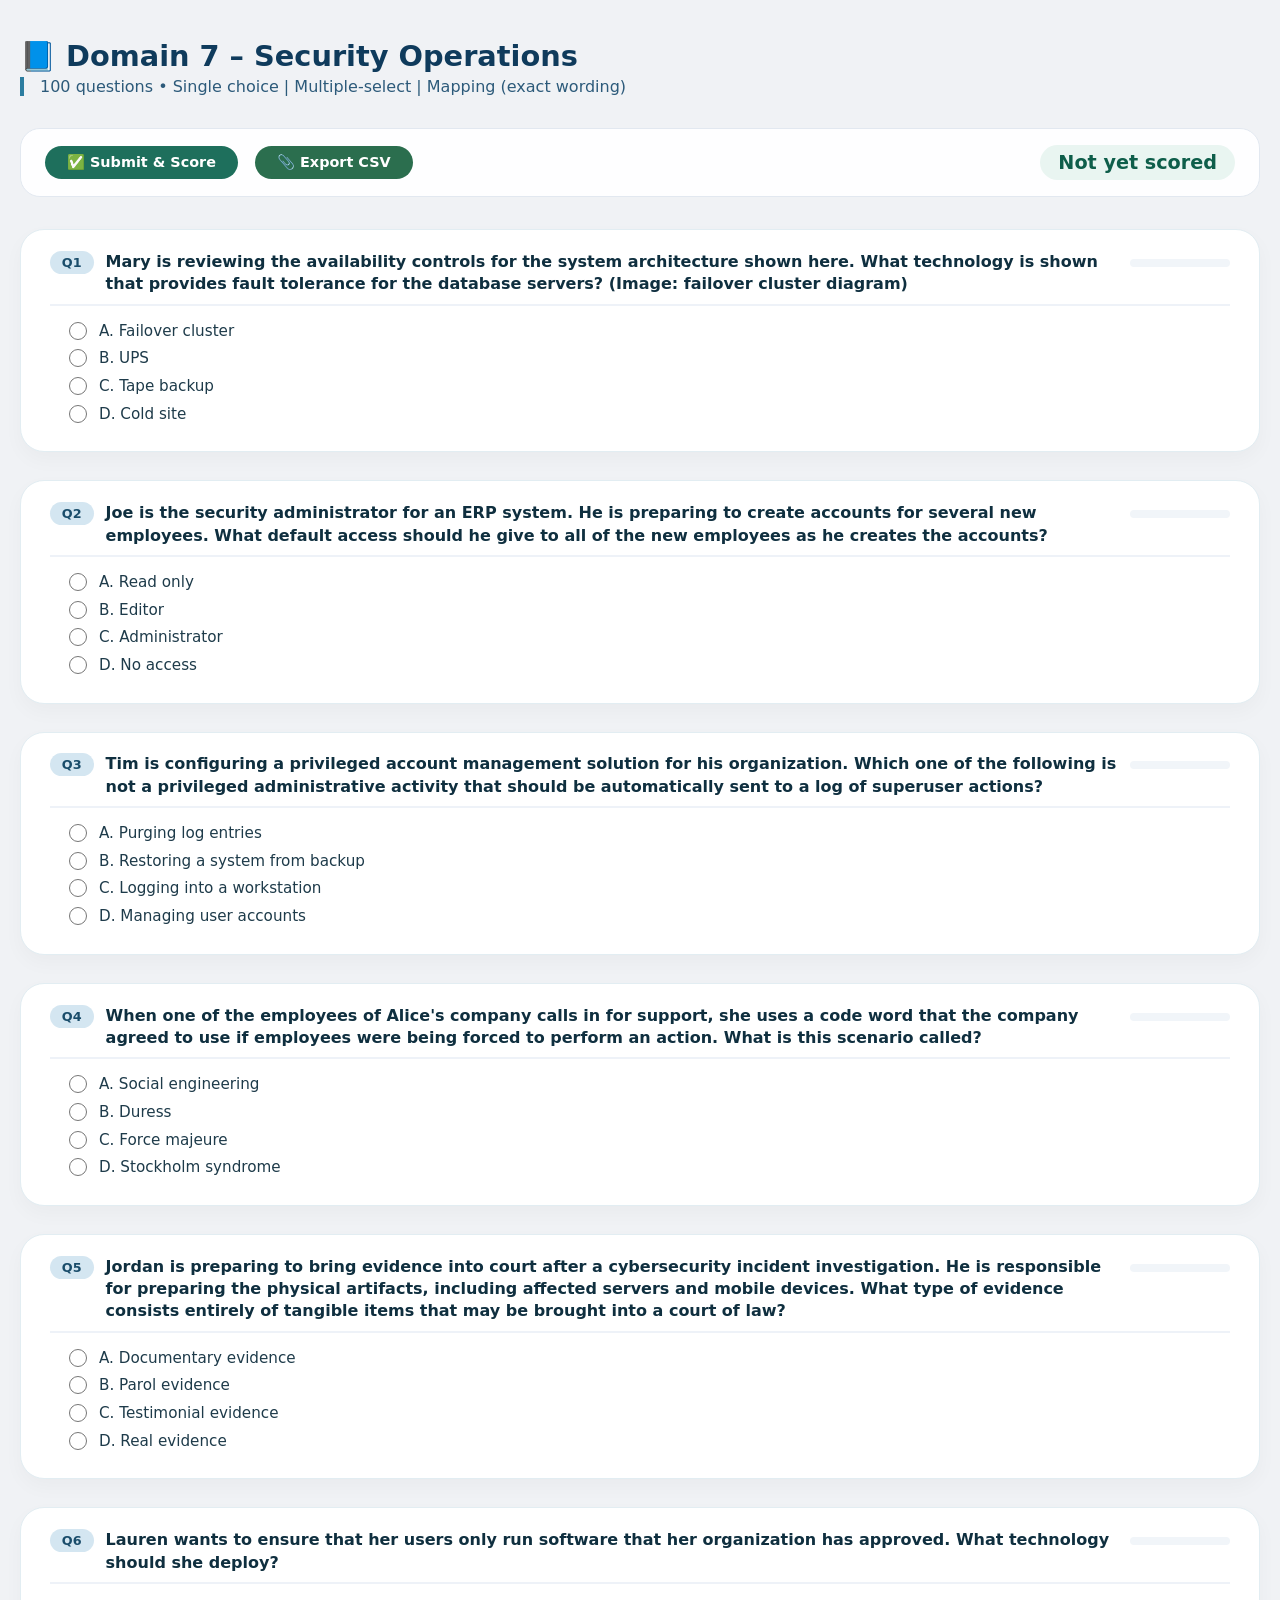
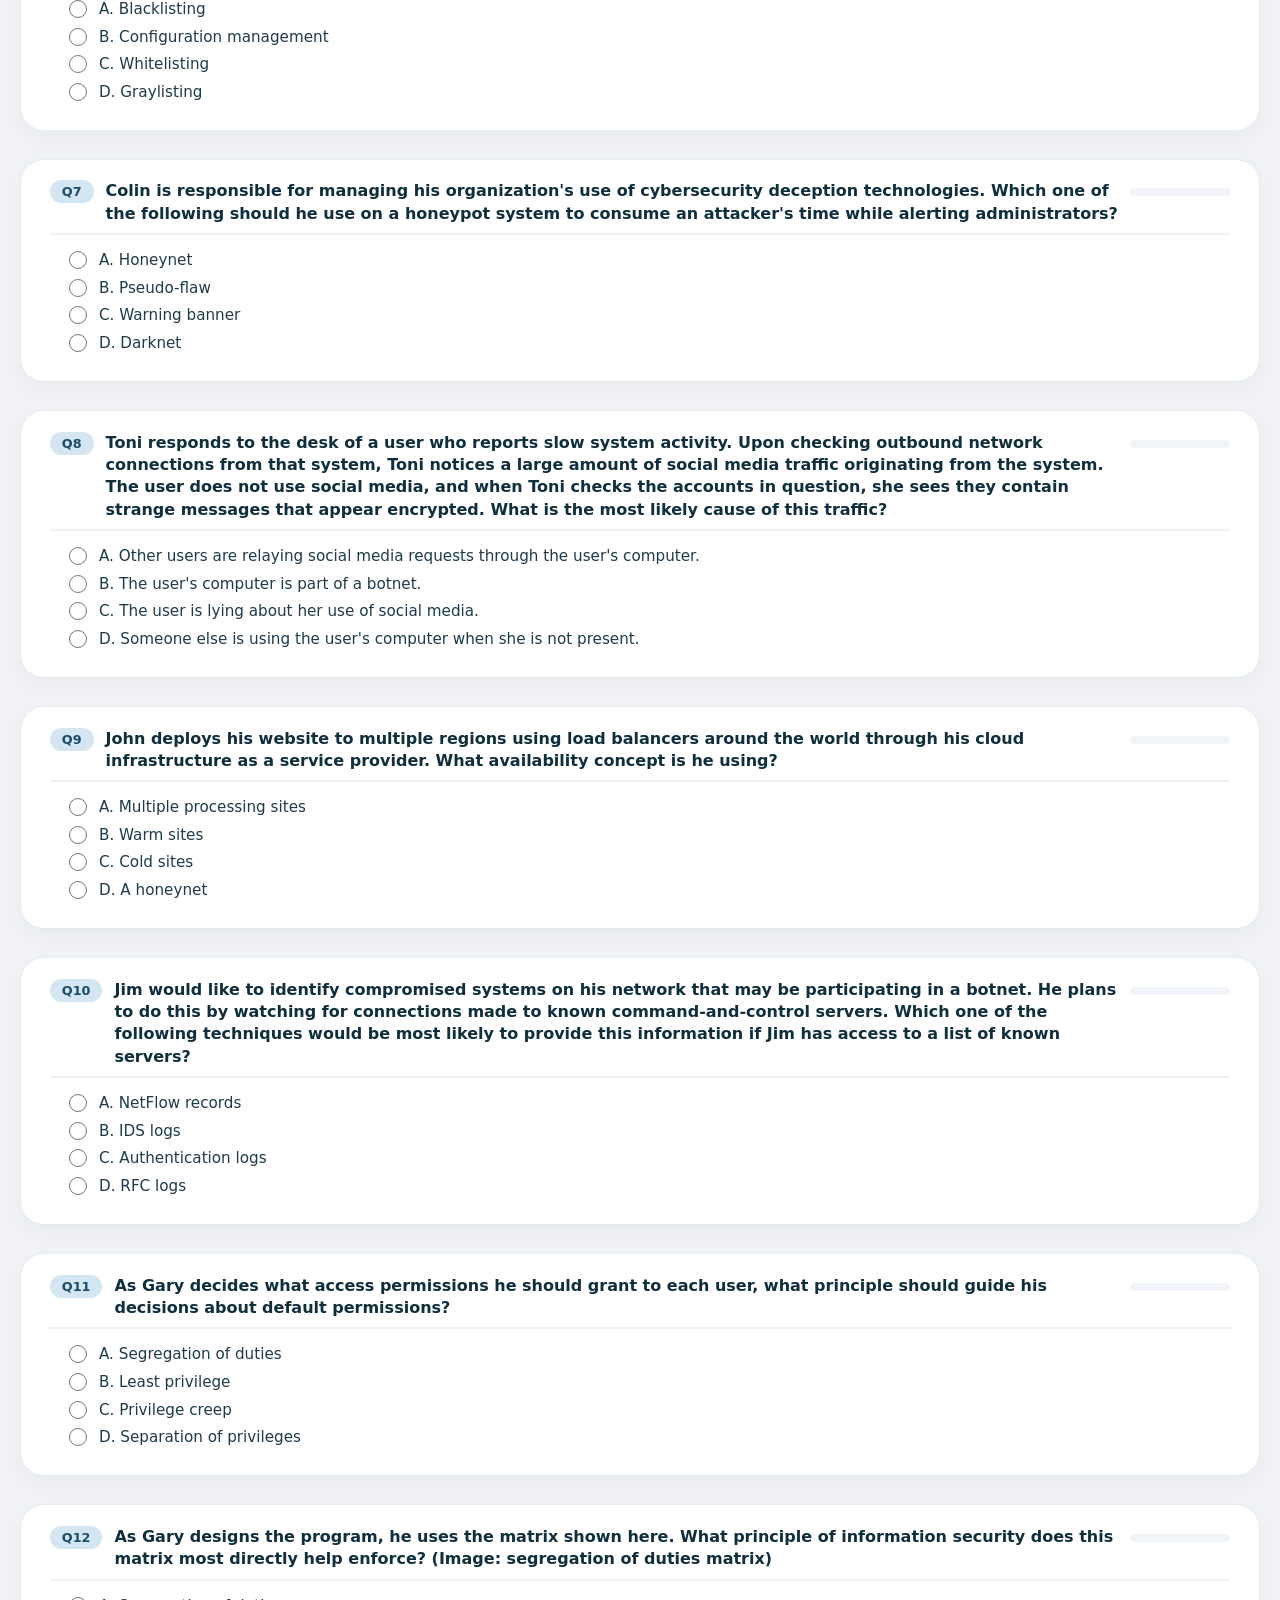
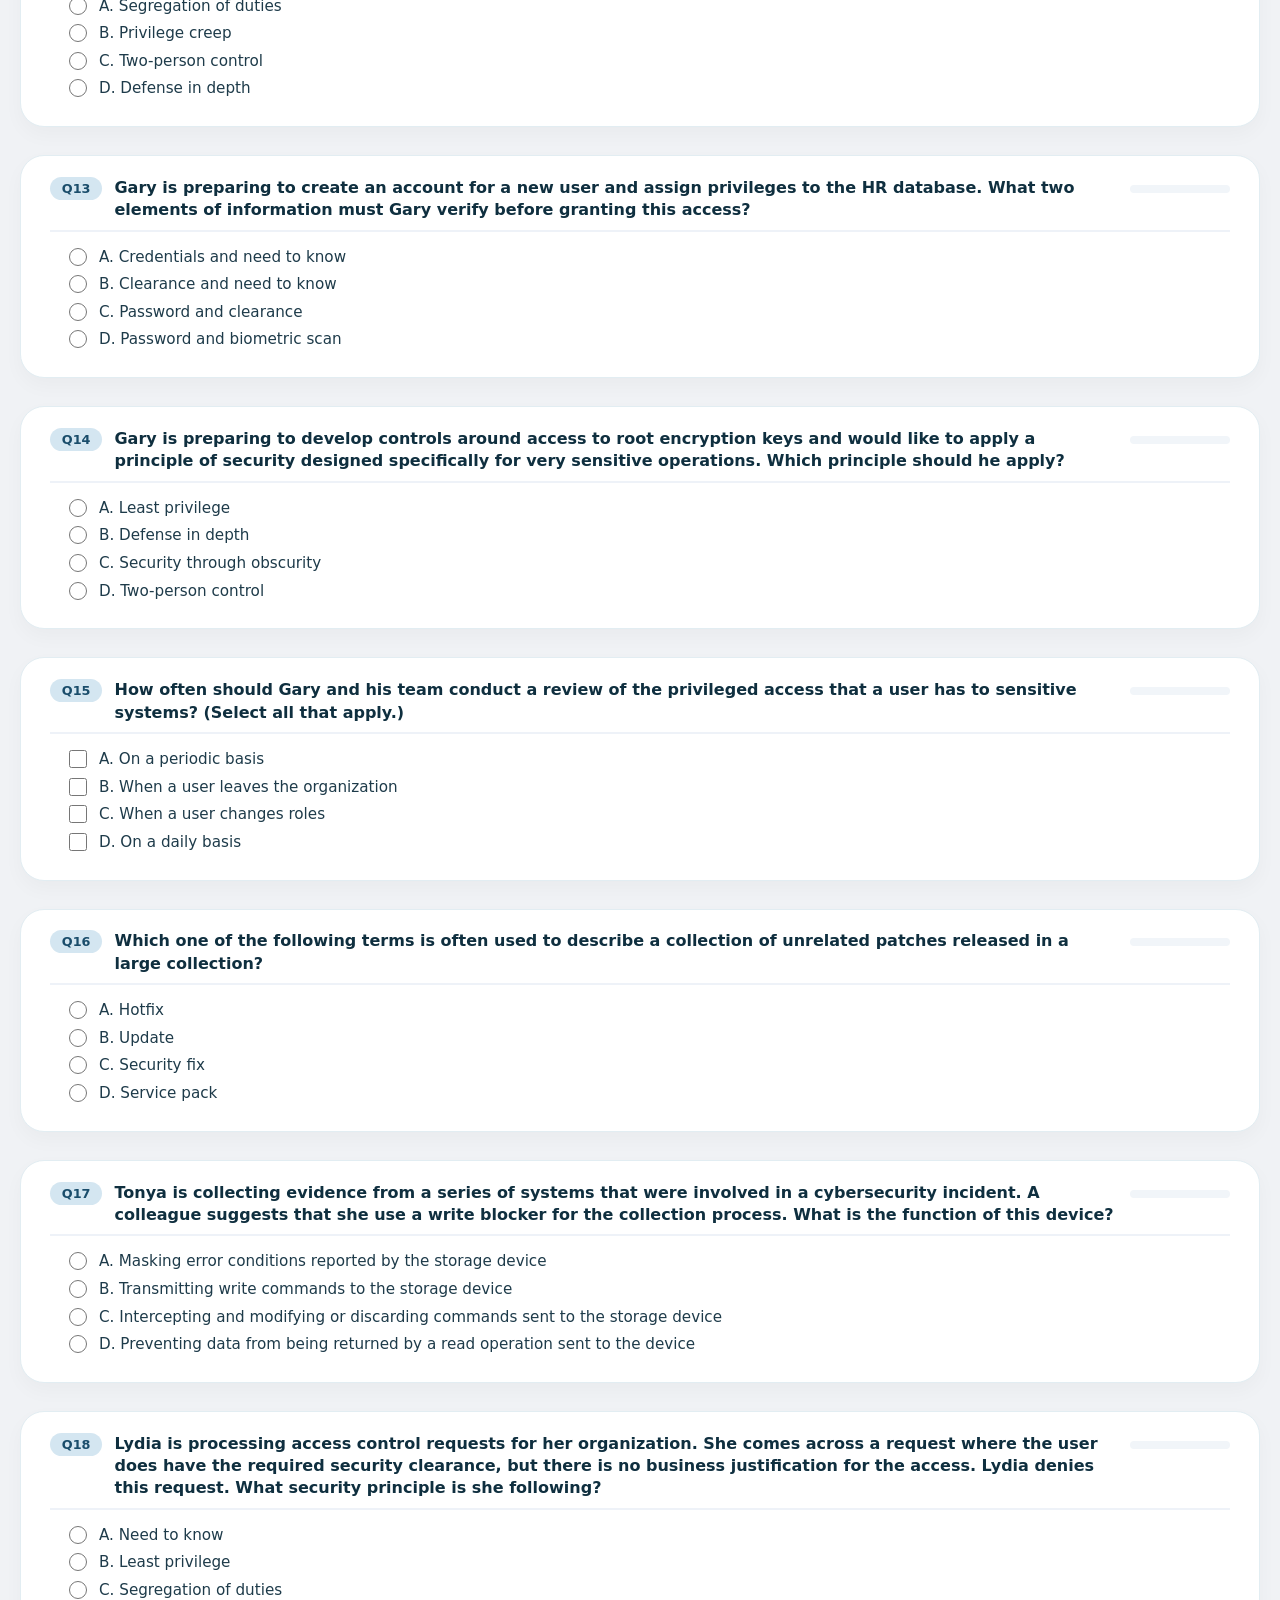
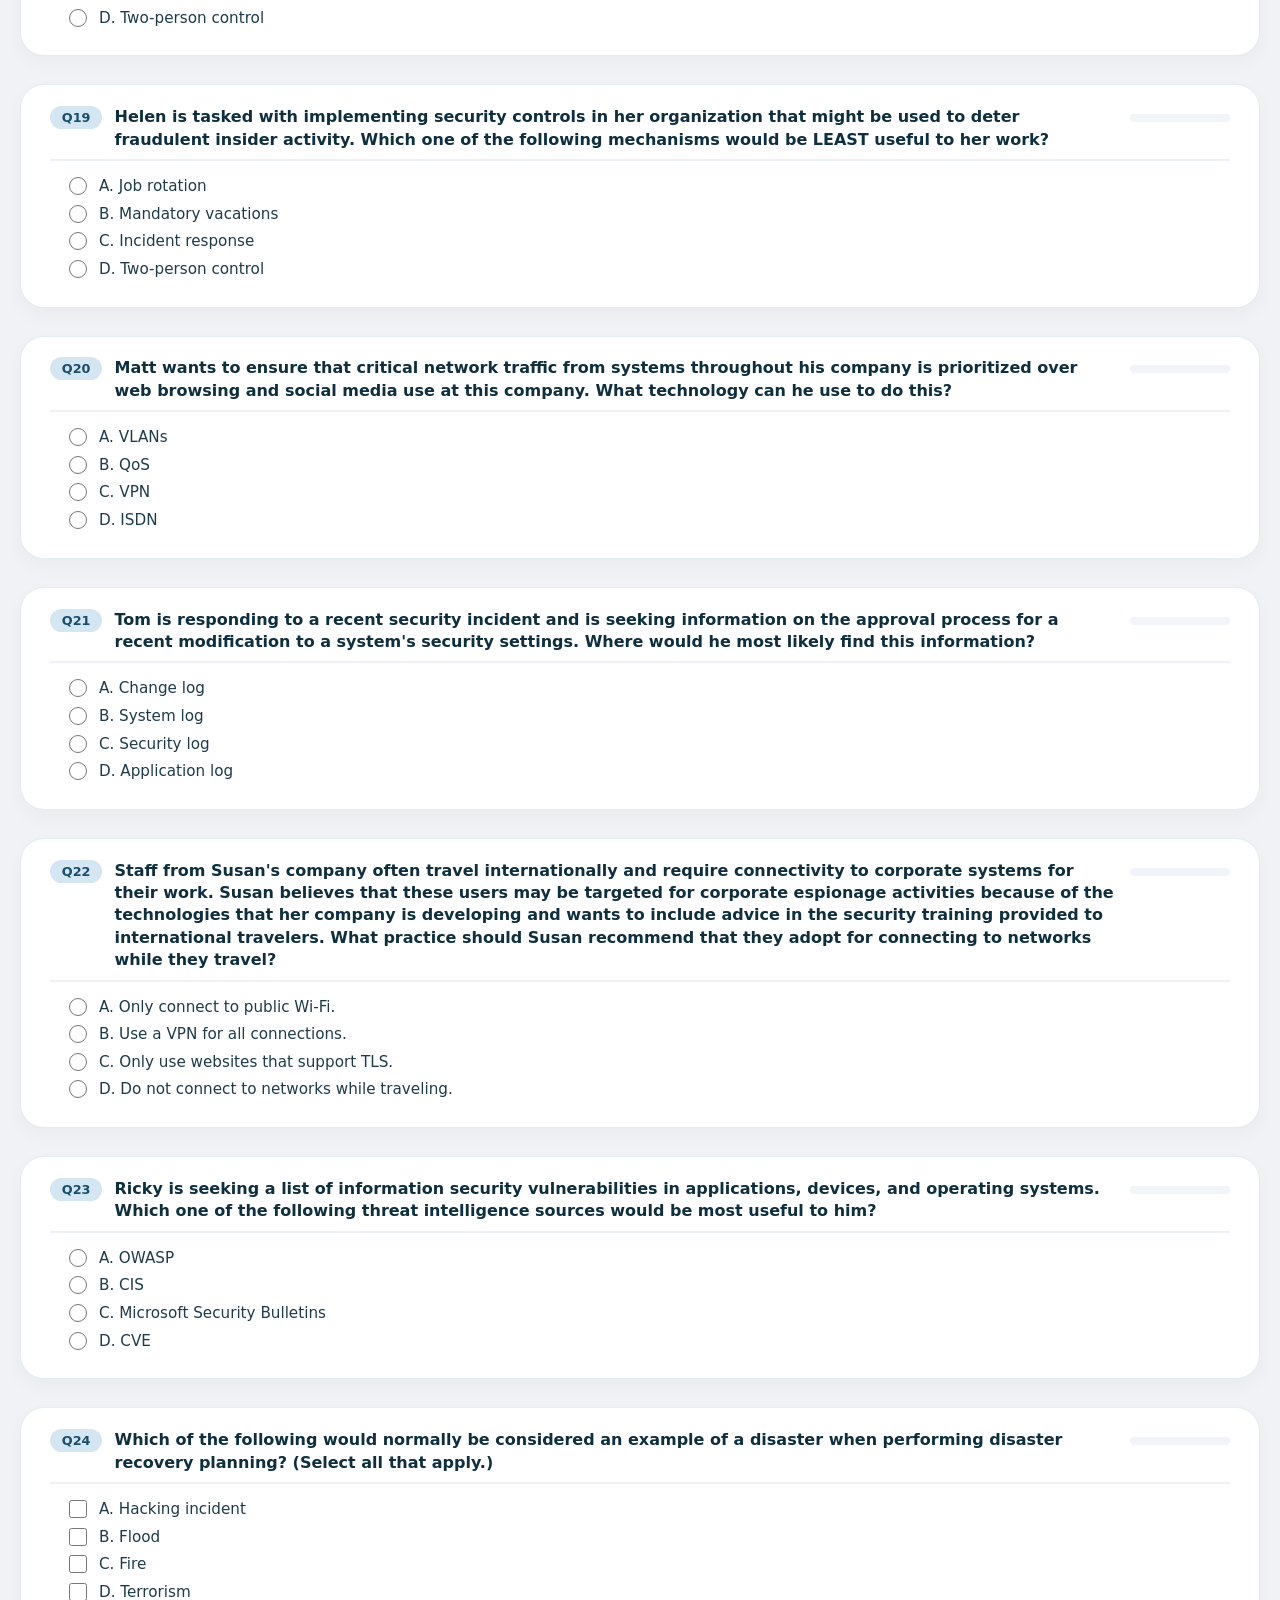
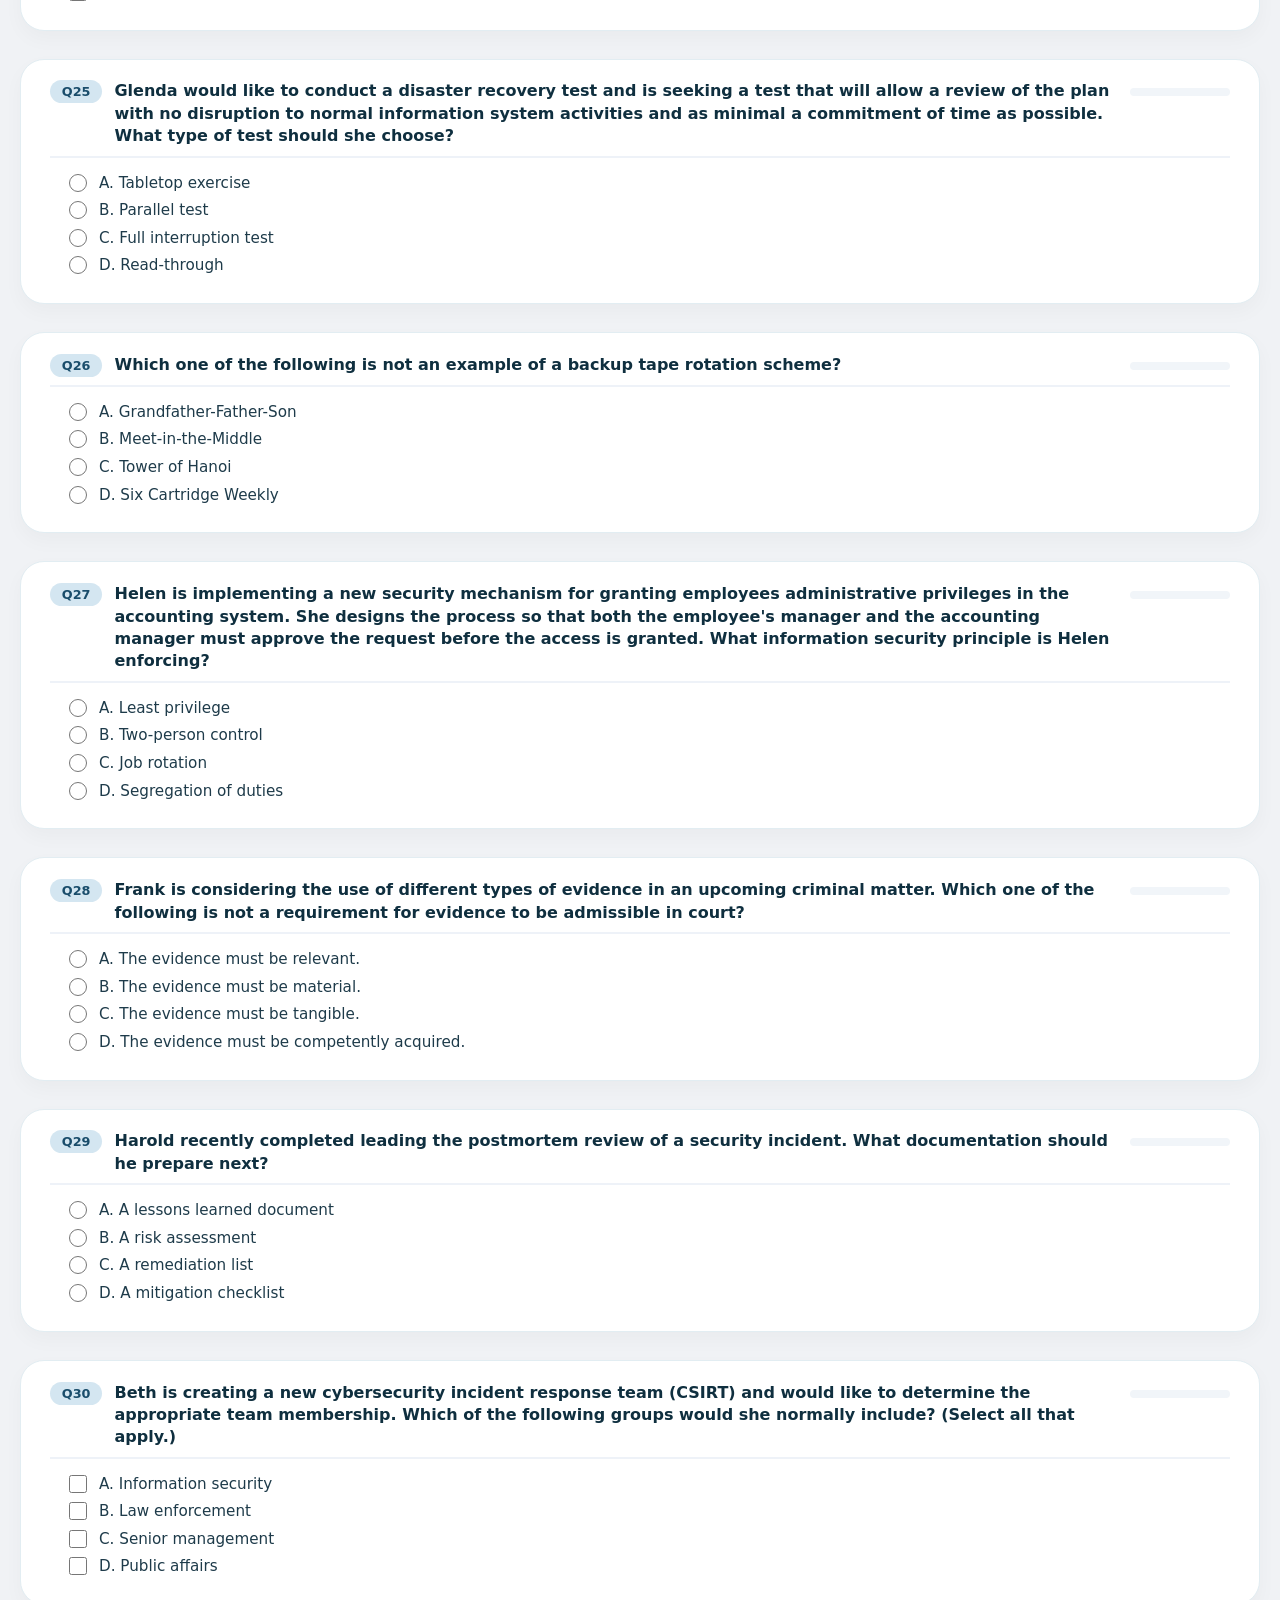
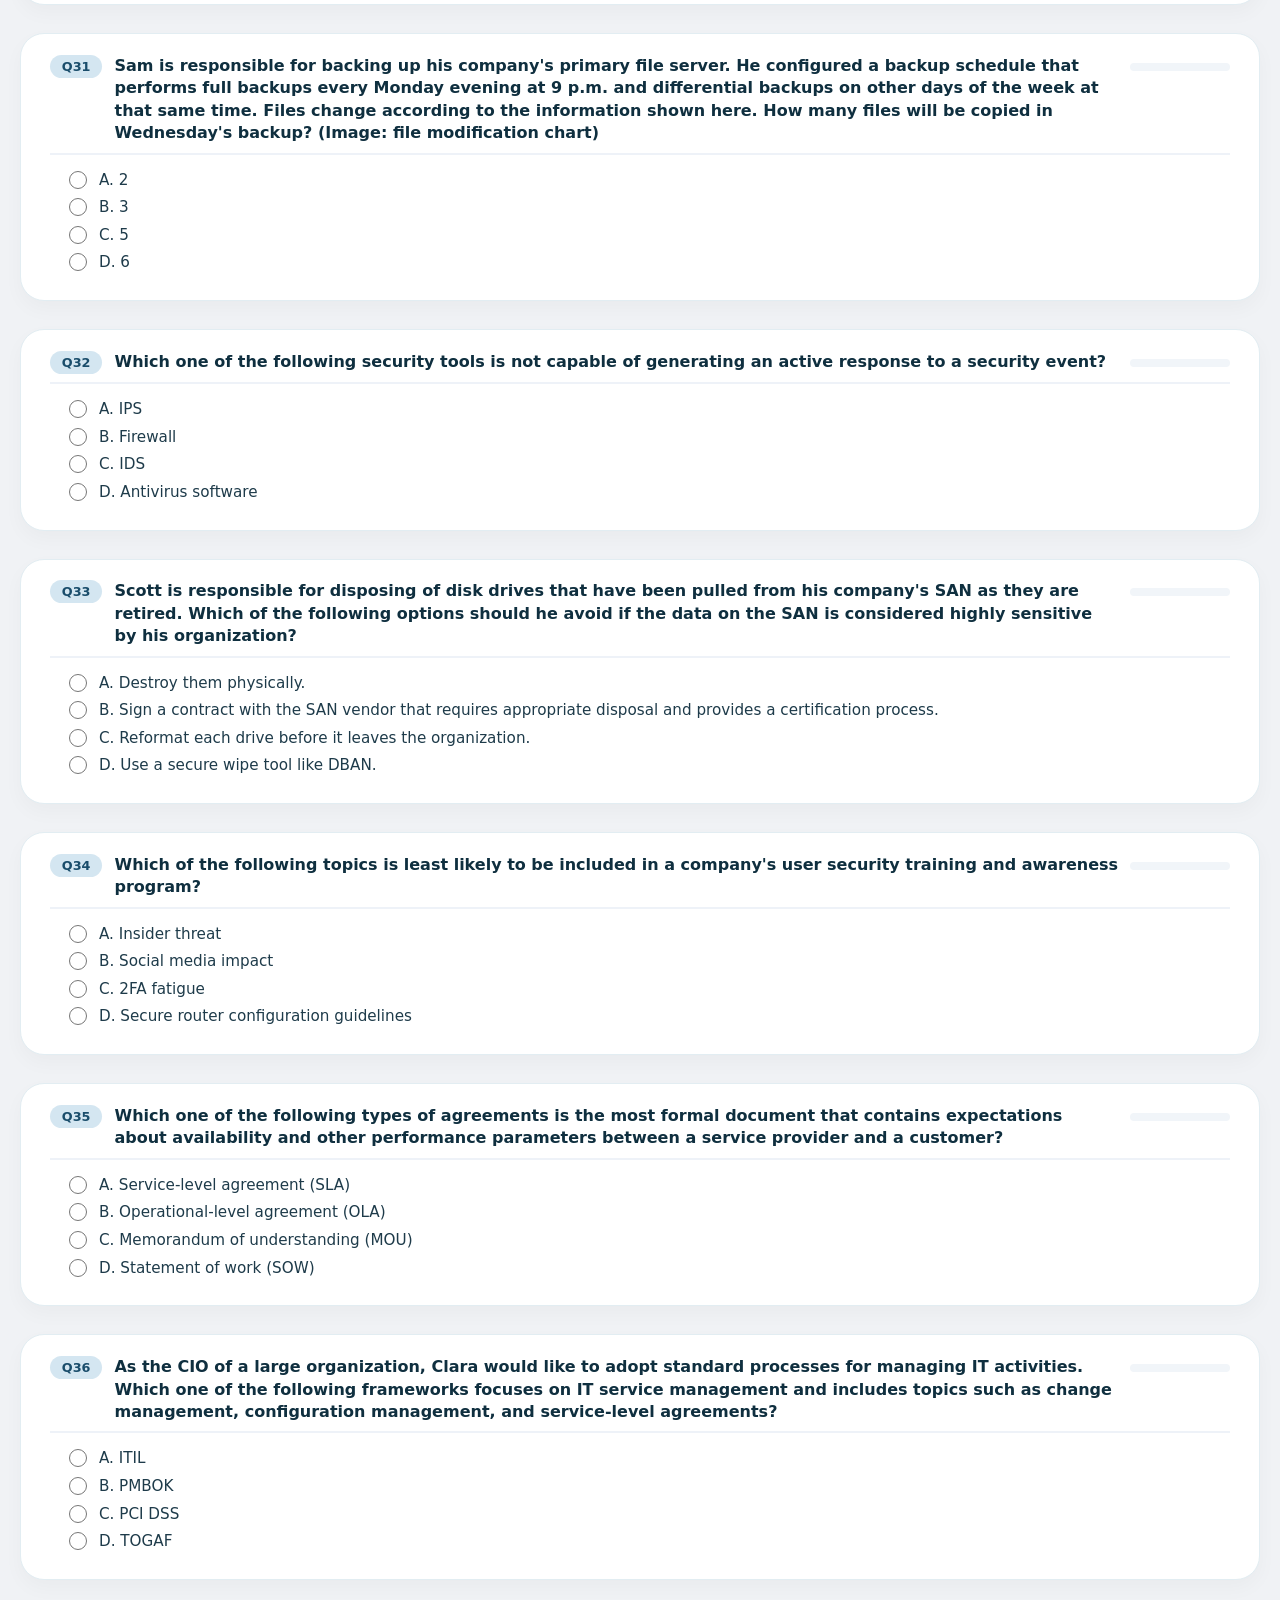
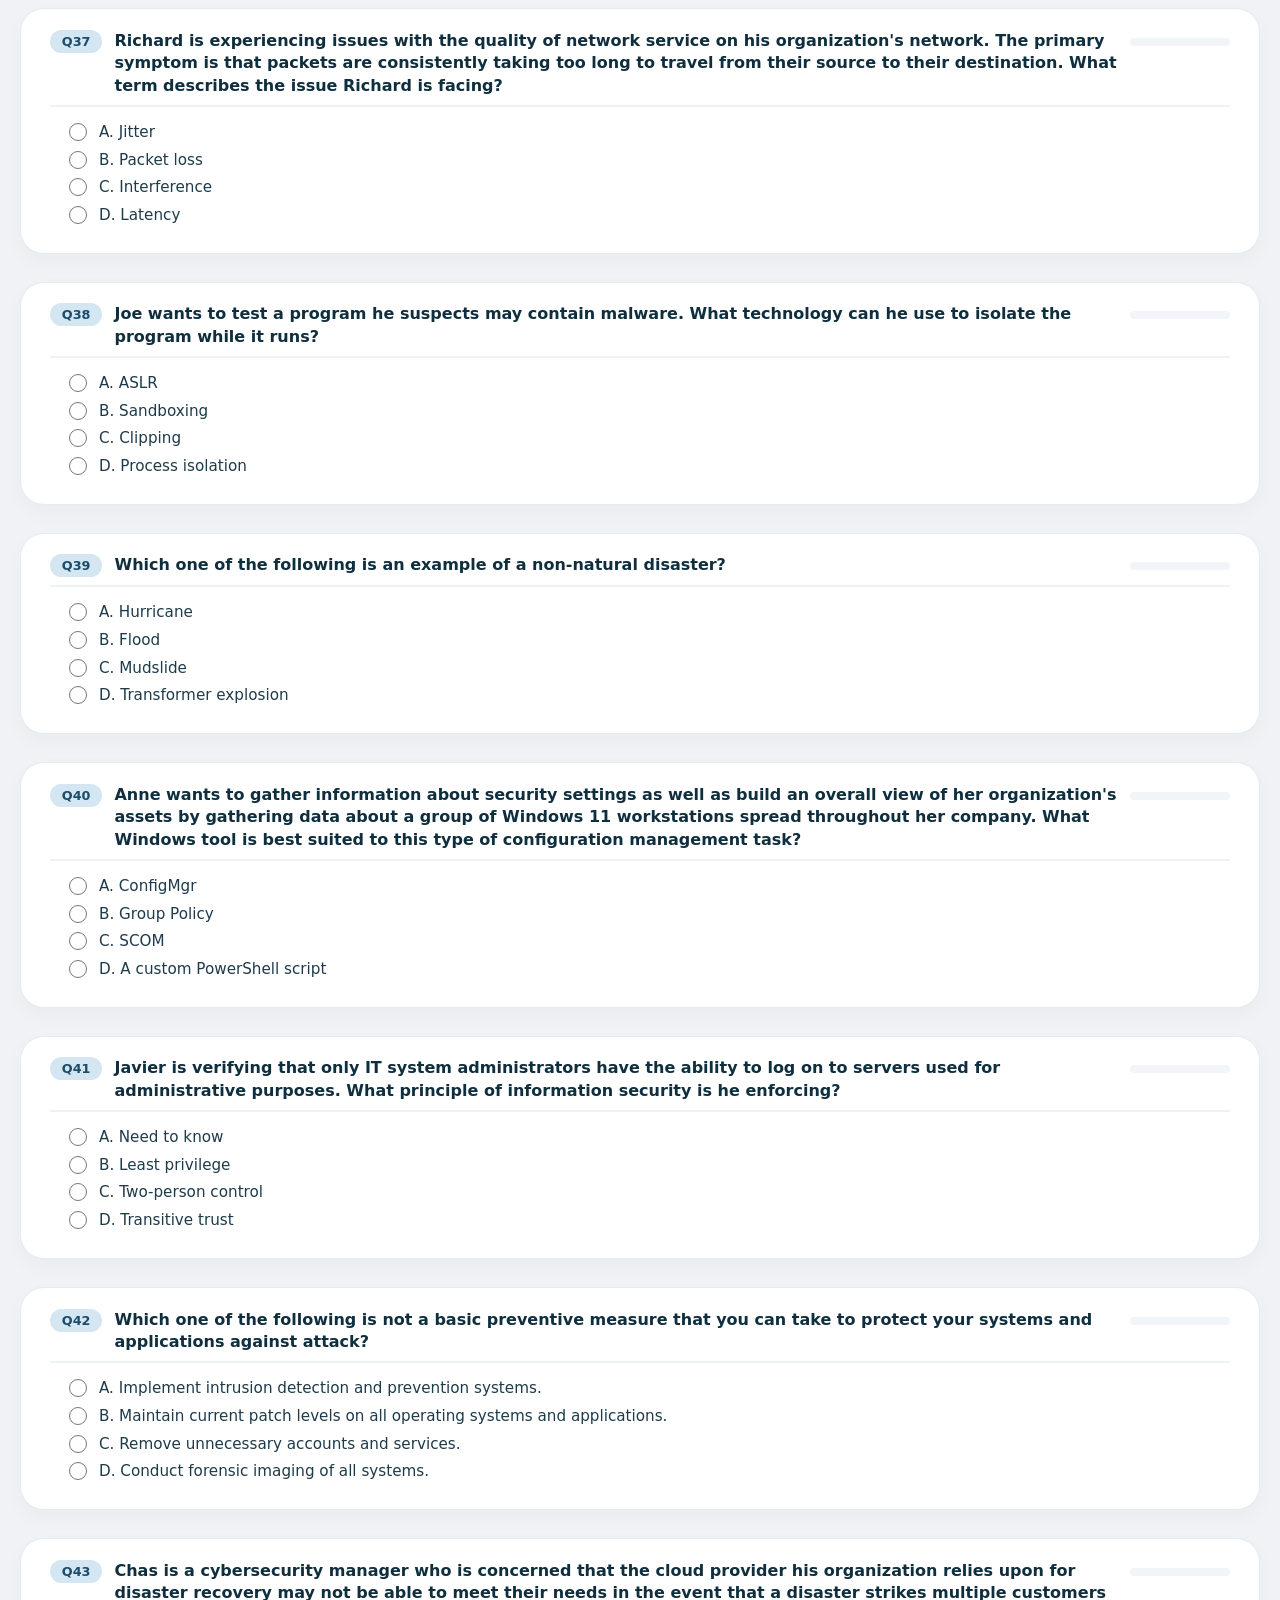
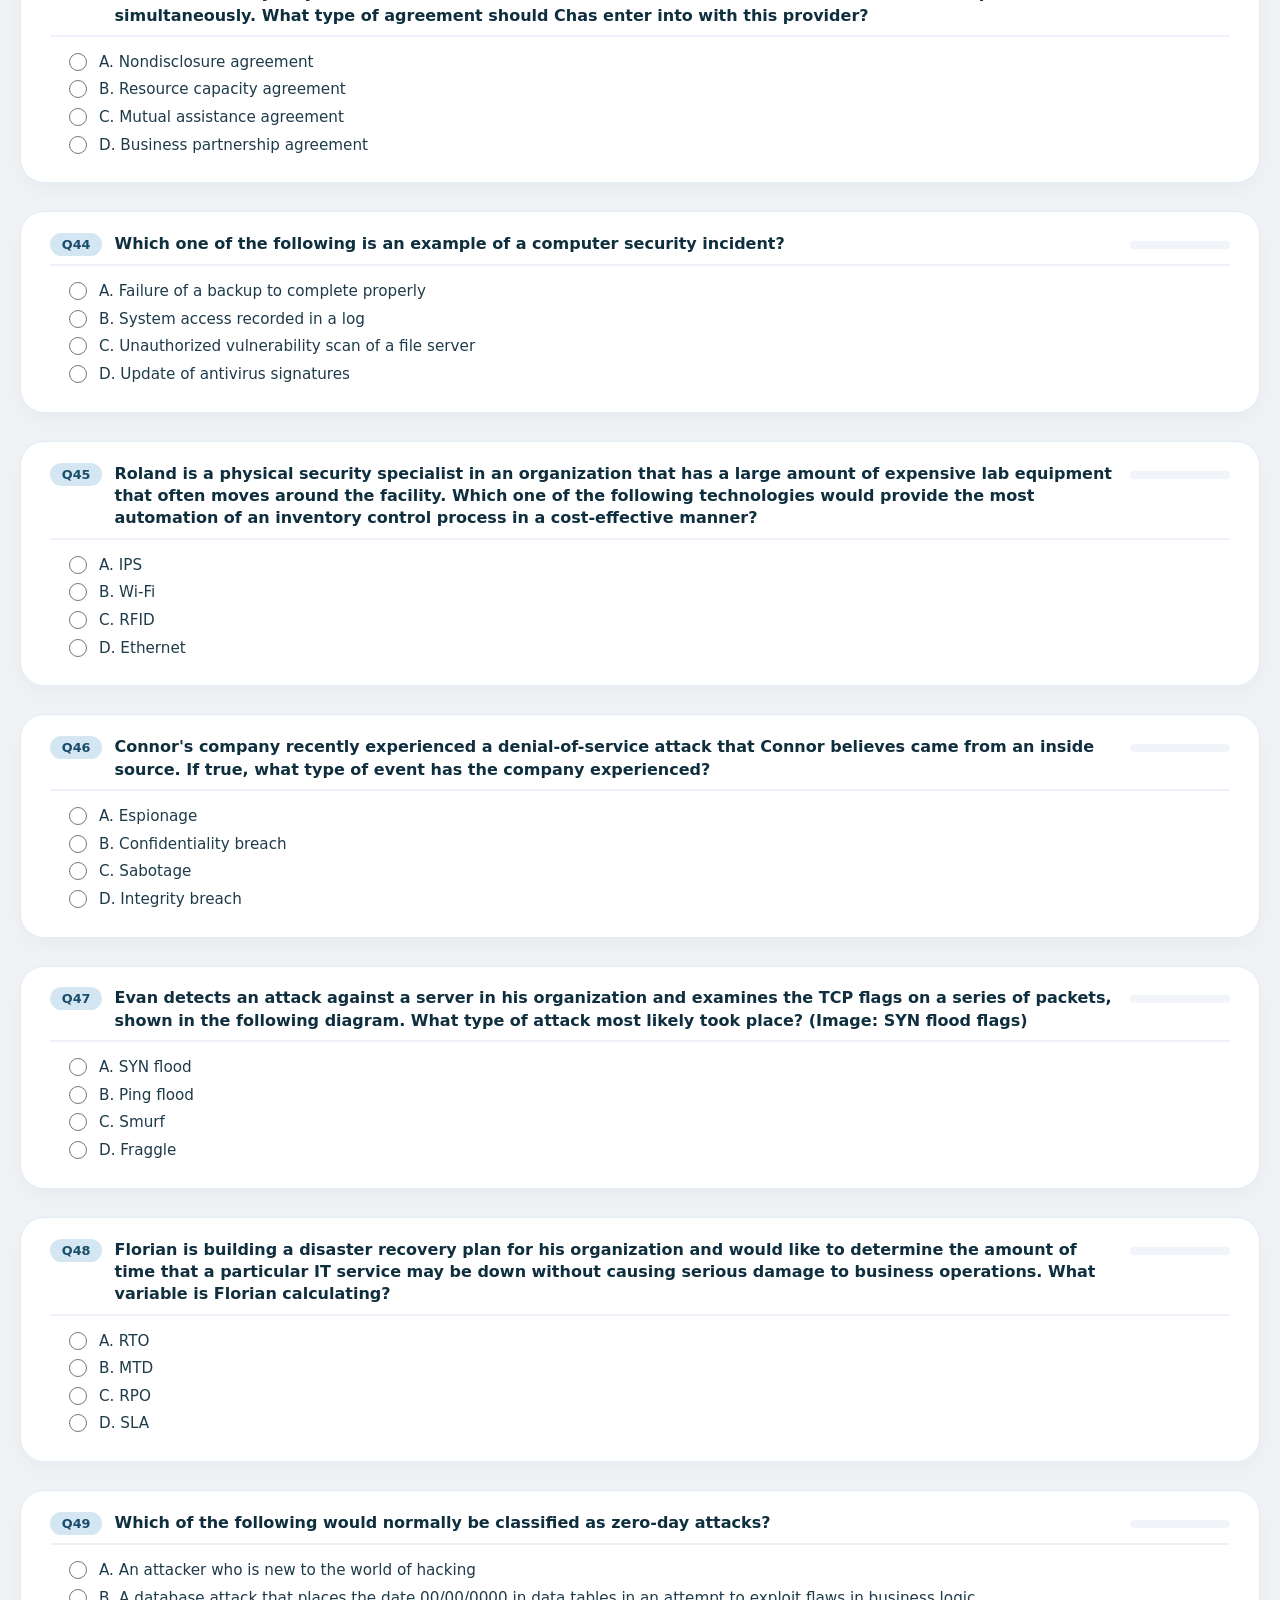
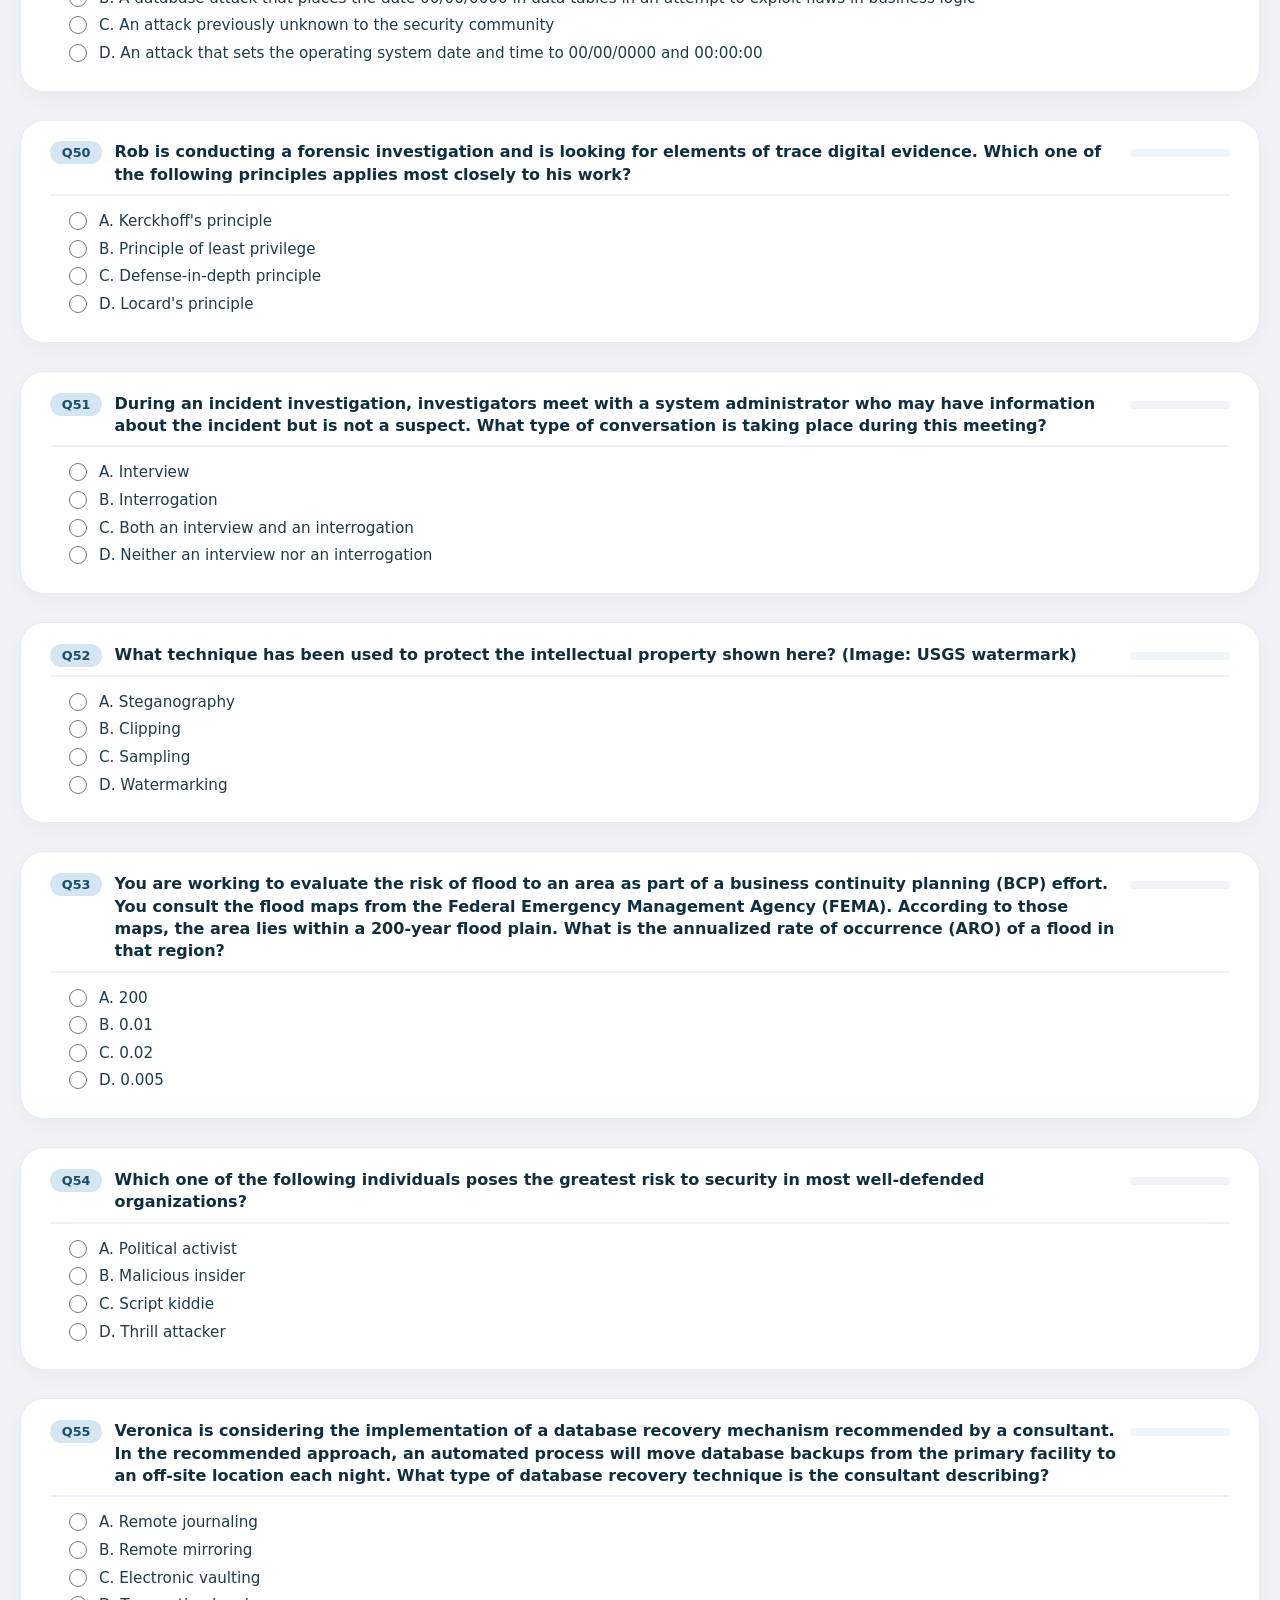
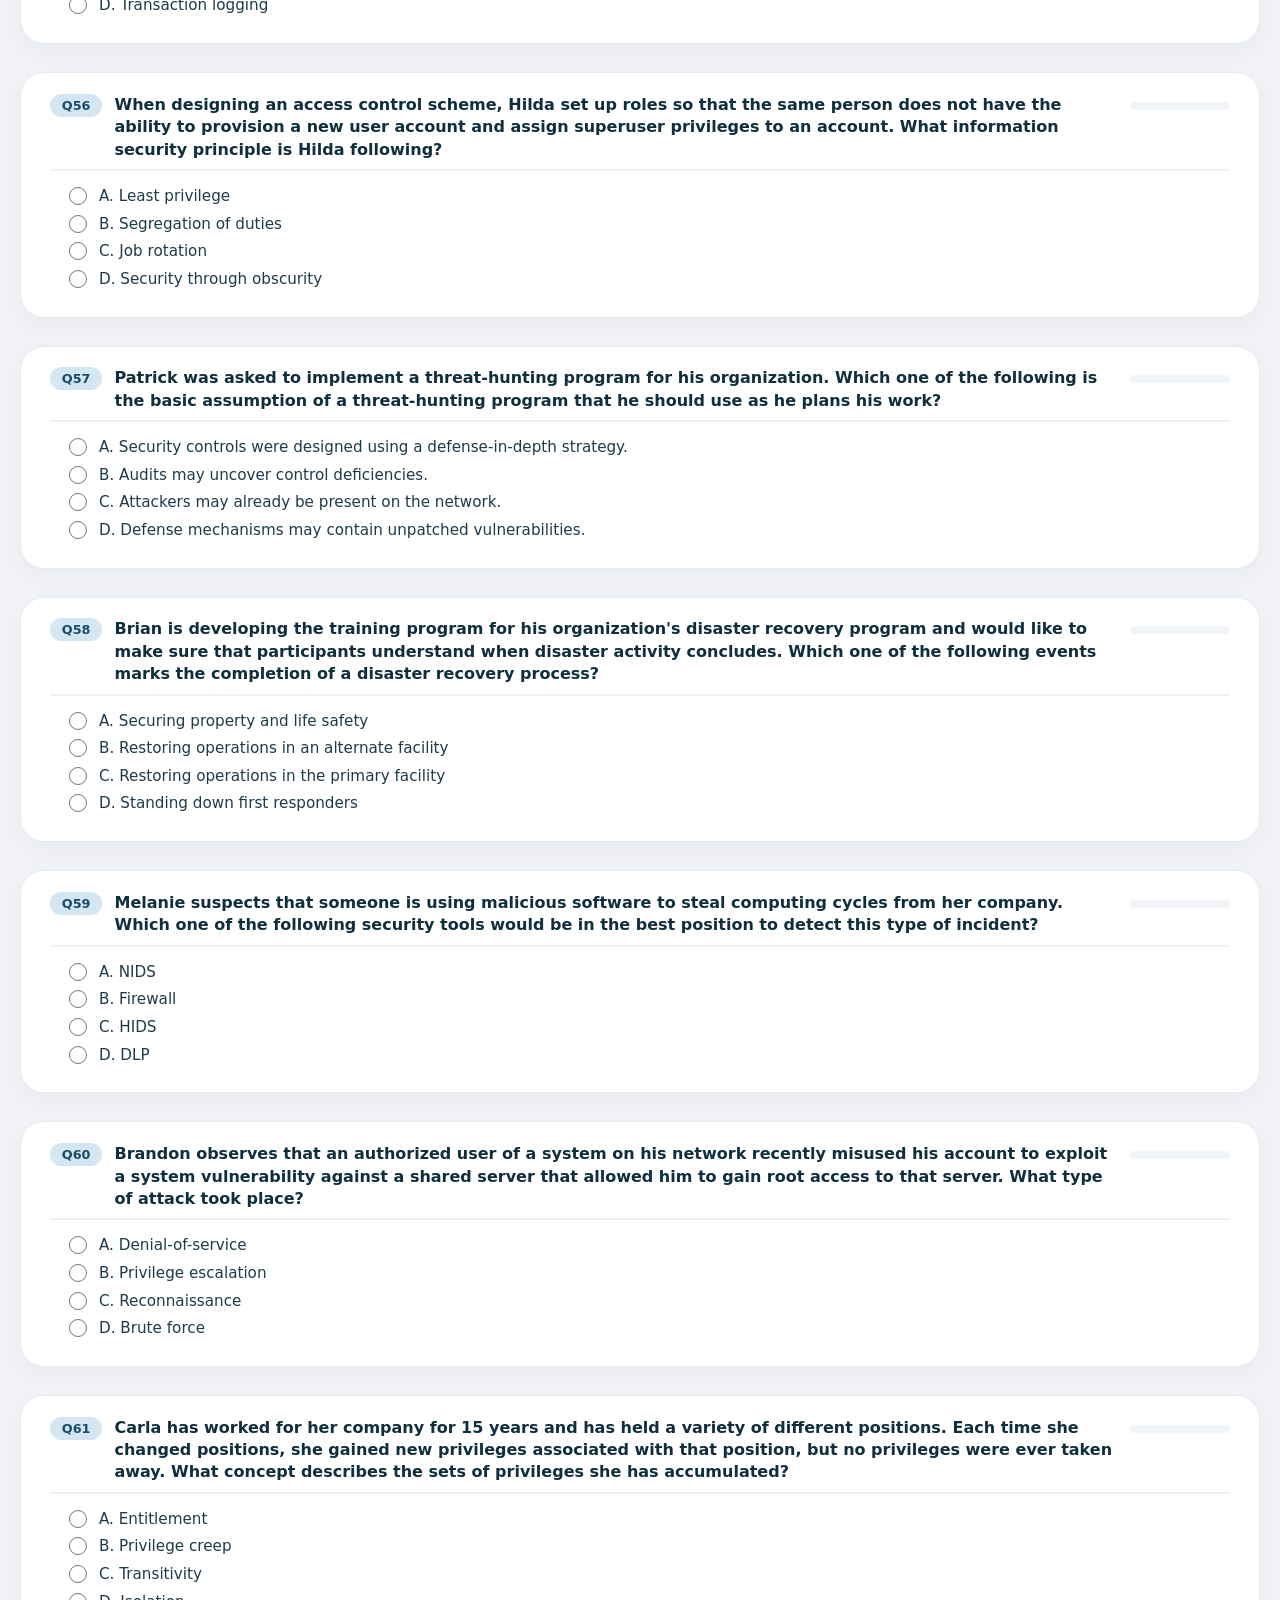
<file: isc-cissp/question-bank/isc-cissp-official-practice-tests-4th-edition/mcq/mcq-domain-07.html>
<!DOCTYPE html>
<html lang="en">

<head>
    <meta charset="UTF-8">
    <meta name="viewport" content="width=device-width, initial-scale=1.0, user-scalable=yes">
    <title>MCQ Platform – Domain 7 (Security Operations)</title>
    <style>
        * {
            box-sizing: border-box;
            font-family: system-ui, 'Segoe UI', 'Roboto', 'Helvetica Neue', sans-serif;
        }

        body {
            background: #f0f2f5;
            margin: 0;
            padding: 20px;
            color: #1e293b;
        }

        .container {
            max-width: 1400px;
            margin: 0 auto;
        }

        h1 {
            font-size: 1.8rem;
            margin-bottom: 0.25rem;
            color: #0f3b5c;
        }

        .sub {
            color: #2c5a7a;
            margin-bottom: 2rem;
            border-left: 4px solid #2c7da0;
            padding-left: 1rem;
        }

        .toolbar {
            background: white;
            border-radius: 20px;
            padding: 1rem 1.5rem;
            margin-bottom: 2rem;
            display: flex;
            flex-wrap: wrap;
            justify-content: space-between;
            align-items: center;
            gap: 15px;
            position: sticky;
            top: 10px;
            z-index: 10;
            backdrop-filter: blur(8px);
            background: rgba(255, 255, 255, 0.92);
            border: 1px solid #e2e8f0;
        }

        button {
            background: #1e6f5c;
            color: white;
            border: none;
            padding: 8px 22px;
            border-radius: 40px;
            font-weight: 600;
            font-size: 0.9rem;
            cursor: pointer;
            transition: all 0.2s;
        }

        button:hover {
            background: #0f5a49;
            transform: translateY(-1px);
        }

        .btn-export {
            background: #2b6e4e;
        }

        .score-area {
            font-size: 1.2rem;
            font-weight: 700;
            background: #e9f5f1;
            padding: 6px 18px;
            border-radius: 40px;
            color: #0e5e4a;
        }

        .questions-grid {
            display: flex;
            flex-direction: column;
            gap: 1.75rem;
        }

        .question-card {
            background: white;
            border-radius: 24px;
            padding: 1.3rem 1.8rem;
            box-shadow: 0 8px 20px rgba(0, 0, 0, 0.03);
            border: 1px solid #e2edf2;
        }

        .question-header {
            display: flex;
            gap: 12px;
            align-items: baseline;
            margin-bottom: 1rem;
            border-bottom: 2px solid #eef2f8;
            padding-bottom: 0.5rem;
        }

        .q-num {
            background: #d4e6f1;
            padding: 4px 12px;
            border-radius: 60px;
            font-weight: 700;
            font-size: 0.8rem;
            color: #1a4d6b;
        }

        .q-text {
            font-weight: 600;
            font-size: 1rem;
            line-height: 1.4;
            color: #0f2f3f;
        }

        .hashtag {
            min-width: 100px !important;
            font-size: 0.8rem;
            margin-left: auto;
            background: #f1f5f9;
            padding: 4px 12px;
            border-radius: 40px;
            font-weight: 500;
        }

        .hashtag.correct {
            background: #c8e6df;
            color: #0b5345;
        }

        .hashtag.incorrect {
            background: #f8dddd;
            color: #9b2c2c;
        }

        .hashtag.skipped {
            background: #fff3bf;
            color: #856404;
        }

        .options {
            margin: 1rem 0 0.5rem 1.2rem;
            display: flex;
            flex-direction: column;
            gap: 0.6rem;
        }

        .option {
            display: flex;
            align-items: center;
            gap: 12px;
            flex-wrap: wrap;
        }

        .option input {
            margin: 0;
            width: 18px;
            height: 18px;
            accent-color: #2c7da0;
        }

        .option label {
            font-size: 0.95rem;
            color: #1e3b4a;
        }

        .mapping-table {
            margin: 1rem 0 0.5rem 1rem;
            border-collapse: collapse;
            background: #fafdff;
            width: 100%;
            max-width: 800px;
        }

        .mapping-table td,
        .mapping-table th {
            border: 1px solid #cbdde6;
            padding: 10px 12px;
            vertical-align: middle;
        }

        .mapping-table th {
            background: #e7f0f5;
            font-weight: 600;
        }

        select {
            padding: 6px 12px;
            border-radius: 28px;
            border: 1px solid #bdd4e2;
            background: white;
            font-size: 0.9rem;
        }

        .modal {
            display: none;
            position: fixed;
            top: 0;
            left: 0;
            width: 100%;
            height: 100%;
            background: rgba(0, 0, 0, 0.5);
            z-index: 1000;
            justify-content: center;
            align-items: center;
        }

        .modal-content {
            background: white;
            border-radius: 28px;
            max-width: 95%;
            width: 1200px;
            max-height: 85%;
            overflow: auto;
            padding: 1.5rem;
            position: relative;
            box-shadow: 0 20px 35px rgba(0, 0, 0, 0.2);
        }

        .close-modal {
            position: absolute;
            top: 12px;
            right: 20px;
            font-size: 28px;
            cursor: pointer;
            color: #777;
        }

        .result-table {
            width: 100%;
            border-collapse: collapse;
            font-size: 0.8rem;
            background: white;
        }

        .result-table th,
        .result-table td {
            border: 1px solid #d4dee5;
            padding: 10px 8px;
            text-align: left;
            vertical-align: top;
        }

        .result-table th {
            background: #eef3f7;
        }

        footer {
            margin-top: 2rem;
            text-align: center;
            font-size: 0.75rem;
            color: #5b7c93;
        }

        @media (max-width: 760px) {
            .question-card {
                padding: 1rem;
            }

            .options {
                margin-left: 0.2rem;
            }
        }
    </style>
</head>

<body>
    <div class="container">
        <h1>📘 Domain 7 – Security Operations</h1>
        <div class="sub">100 questions • Single choice | Multiple‑select | Mapping (exact wording)</div>

        <div class="toolbar">
            <div>
                <button id="submitBtn">✅ Submit & Score</button>
                <button id="exportBtn" class="btn-export" style="margin-left: 12px;">📎 Export CSV</button>
            </div>
            <div class="score-area" id="scoreDisplay">Not yet scored</div>
        </div>

        <div id="questionsContainer" class="questions-grid"></div>
        <footer>MCQ Platform — Domain 7. Hashtags appear after submission: ✅ correct / ❌ incorrect / ⚪ skipped.</footer>
    </div>

    <div id="summaryModal" class="modal">
        <div class="modal-content">
            <span class="close-modal">&times;</span>
            <h3 id="modalTitle">Detailed Report</h3>
            <div id="modalBody"></div>
            <button id="modalExportBtn" class="btn-export" style="margin-top: 12px;">📎 Export CSV from Modal</button>
        </div>
    </div>

    <script>
        // =============================================================
        // DOMAIN 7 – QUESTIONS (exact wording from official CISSP practice)
        // Based on the XML provided earlier with answers from chapter 7
        // =============================================================
        const questionsData = [
            { id: 1, text: "Mary is reviewing the availability controls for the system architecture shown here. What technology is shown that provides fault tolerance for the database servers? (Image: failover cluster diagram)", options: ["A. Failover cluster", "B. UPS", "C. Tape backup", "D. Cold site"] },
            { id: 2, text: "Joe is the security administrator for an ERP system. He is preparing to create accounts for several new employees. What default access should he give to all of the new employees as he creates the accounts?", options: ["A. Read only", "B. Editor", "C. Administrator", "D. No access"] },
            { id: 3, text: "Tim is configuring a privileged account management solution for his organization. Which one of the following is not a privileged administrative activity that should be automatically sent to a log of superuser actions?", options: ["A. Purging log entries", "B. Restoring a system from backup", "C. Logging into a workstation", "D. Managing user accounts"] },
            { id: 4, text: "When one of the employees of Alice's company calls in for support, she uses a code word that the company agreed to use if employees were being forced to perform an action. What is this scenario called?", options: ["A. Social engineering", "B. Duress", "C. Force majeure", "D. Stockholm syndrome"] },
            { id: 5, text: "Jordan is preparing to bring evidence into court after a cybersecurity incident investigation. He is responsible for preparing the physical artifacts, including affected servers and mobile devices. What type of evidence consists entirely of tangible items that may be brought into a court of law?", options: ["A. Documentary evidence", "B. Parol evidence", "C. Testimonial evidence", "D. Real evidence"] },
            { id: 6, text: "Lauren wants to ensure that her users only run software that her organization has approved. What technology should she deploy?", options: ["A. Blacklisting", "B. Configuration management", "C. Whitelisting", "D. Graylisting"] },
            { id: 7, text: "Colin is responsible for managing his organization's use of cybersecurity deception technologies. Which one of the following should he use on a honeypot system to consume an attacker's time while alerting administrators?", options: ["A. Honeynet", "B. Pseudo-flaw", "C. Warning banner", "D. Darknet"] },
            { id: 8, text: "Toni responds to the desk of a user who reports slow system activity. Upon checking outbound network connections from that system, Toni notices a large amount of social media traffic originating from the system. The user does not use social media, and when Toni checks the accounts in question, she sees they contain strange messages that appear encrypted. What is the most likely cause of this traffic?", options: ["A. Other users are relaying social media requests through the user's computer.", "B. The user's computer is part of a botnet.", "C. The user is lying about her use of social media.", "D. Someone else is using the user's computer when she is not present."] },
            { id: 9, text: "John deploys his website to multiple regions using load balancers around the world through his cloud infrastructure as a service provider. What availability concept is he using?", options: ["A. Multiple processing sites", "B. Warm sites", "C. Cold sites", "D. A honeynet"] },
            { id: 10, text: "Jim would like to identify compromised systems on his network that may be participating in a botnet. He plans to do this by watching for connections made to known command-and-control servers. Which one of the following techniques would be most likely to provide this information if Jim has access to a list of known servers?", options: ["A. NetFlow records", "B. IDS logs", "C. Authentication logs", "D. RFC logs"] },
            { id: 11, text: "As Gary decides what access permissions he should grant to each user, what principle should guide his decisions about default permissions?", options: ["A. Segregation of duties", "B. Least privilege", "C. Privilege creep", "D. Separation of privileges"] },
            { id: 12, text: "As Gary designs the program, he uses the matrix shown here. What principle of information security does this matrix most directly help enforce? (Image: segregation of duties matrix)", options: ["A. Segregation of duties", "B. Privilege creep", "C. Two-person control", "D. Defense in depth"] },
            { id: 13, text: "Gary is preparing to create an account for a new user and assign privileges to the HR database. What two elements of information must Gary verify before granting this access?", options: ["A. Credentials and need to know", "B. Clearance and need to know", "C. Password and clearance", "D. Password and biometric scan"] },
            { id: 14, text: "Gary is preparing to develop controls around access to root encryption keys and would like to apply a principle of security designed specifically for very sensitive operations. Which principle should he apply?", options: ["A. Least privilege", "B. Defense in depth", "C. Security through obscurity", "D. Two-person control"] },
            { id: 15, text: "How often should Gary and his team conduct a review of the privileged access that a user has to sensitive systems? (Select all that apply.)", options: ["A. On a periodic basis", "B. When a user leaves the organization", "C. When a user changes roles", "D. On a daily basis"] },
            { id: 16, text: "Which one of the following terms is often used to describe a collection of unrelated patches released in a large collection?", options: ["A. Hotfix", "B. Update", "C. Security fix", "D. Service pack"] },
            { id: 17, text: "Tonya is collecting evidence from a series of systems that were involved in a cybersecurity incident. A colleague suggests that she use a write blocker for the collection process. What is the function of this device?", options: ["A. Masking error conditions reported by the storage device", "B. Transmitting write commands to the storage device", "C. Intercepting and modifying or discarding commands sent to the storage device", "D. Preventing data from being returned by a read operation sent to the device"] },
            { id: 18, text: "Lydia is processing access control requests for her organization. She comes across a request where the user does have the required security clearance, but there is no business justification for the access. Lydia denies this request. What security principle is she following?", options: ["A. Need to know", "B. Least privilege", "C. Segregation of duties", "D. Two-person control"] },
            { id: 19, text: "Helen is tasked with implementing security controls in her organization that might be used to deter fraudulent insider activity. Which one of the following mechanisms would be LEAST useful to her work?", options: ["A. Job rotation", "B. Mandatory vacations", "C. Incident response", "D. Two-person control"] },
            { id: 20, text: "Matt wants to ensure that critical network traffic from systems throughout his company is prioritized over web browsing and social media use at this company. What technology can he use to do this?", options: ["A. VLANs", "B. QoS", "C. VPN", "D. ISDN"] },
            { id: 21, text: "Tom is responding to a recent security incident and is seeking information on the approval process for a recent modification to a system's security settings. Where would he most likely find this information?", options: ["A. Change log", "B. System log", "C. Security log", "D. Application log"] },
            { id: 22, text: "Staff from Susan's company often travel internationally and require connectivity to corporate systems for their work. Susan believes that these users may be targeted for corporate espionage activities because of the technologies that her company is developing and wants to include advice in the security training provided to international travelers. What practice should Susan recommend that they adopt for connecting to networks while they travel?", options: ["A. Only connect to public Wi-Fi.", "B. Use a VPN for all connections.", "C. Only use websites that support TLS.", "D. Do not connect to networks while traveling."] },
            { id: 23, text: "Ricky is seeking a list of information security vulnerabilities in applications, devices, and operating systems. Which one of the following threat intelligence sources would be most useful to him?", options: ["A. OWASP", "B. CIS", "C. Microsoft Security Bulletins", "D. CVE"] },
            { id: 24, text: "Which of the following would normally be considered an example of a disaster when performing disaster recovery planning? (Select all that apply.)", options: ["A. Hacking incident", "B. Flood", "C. Fire", "D. Terrorism"] },
            { id: 25, text: "Glenda would like to conduct a disaster recovery test and is seeking a test that will allow a review of the plan with no disruption to normal information system activities and as minimal a commitment of time as possible. What type of test should she choose?", options: ["A. Tabletop exercise", "B. Parallel test", "C. Full interruption test", "D. Read-through"] },
            { id: 26, text: "Which one of the following is not an example of a backup tape rotation scheme?", options: ["A. Grandfather-Father-Son", "B. Meet-in-the-Middle", "C. Tower of Hanoi", "D. Six Cartridge Weekly"] },
            { id: 27, text: "Helen is implementing a new security mechanism for granting employees administrative privileges in the accounting system. She designs the process so that both the employee's manager and the accounting manager must approve the request before the access is granted. What information security principle is Helen enforcing?", options: ["A. Least privilege", "B. Two-person control", "C. Job rotation", "D. Segregation of duties"] },
            { id: 28, text: "Frank is considering the use of different types of evidence in an upcoming criminal matter. Which one of the following is not a requirement for evidence to be admissible in court?", options: ["A. The evidence must be relevant.", "B. The evidence must be material.", "C. The evidence must be tangible.", "D. The evidence must be competently acquired."] },
            { id: 29, text: "Harold recently completed leading the postmortem review of a security incident. What documentation should he prepare next?", options: ["A. A lessons learned document", "B. A risk assessment", "C. A remediation list", "D. A mitigation checklist"] },
            { id: 30, text: "Beth is creating a new cybersecurity incident response team (CSIRT) and would like to determine the appropriate team membership. Which of the following groups would she normally include? (Select all that apply.)", options: ["A. Information security", "B. Law enforcement", "C. Senior management", "D. Public affairs"] },
            { id: 31, text: "Sam is responsible for backing up his company's primary file server. He configured a backup schedule that performs full backups every Monday evening at 9 p.m. and differential backups on other days of the week at that same time. Files change according to the information shown here. How many files will be copied in Wednesday's backup? (Image: file modification chart)", options: ["A. 2", "B. 3", "C. 5", "D. 6"] },
            { id: 32, text: "Which one of the following security tools is not capable of generating an active response to a security event?", options: ["A. IPS", "B. Firewall", "C. IDS", "D. Antivirus software"] },
            { id: 33, text: "Scott is responsible for disposing of disk drives that have been pulled from his company's SAN as they are retired. Which of the following options should he avoid if the data on the SAN is considered highly sensitive by his organization?", options: ["A. Destroy them physically.", "B. Sign a contract with the SAN vendor that requires appropriate disposal and provides a certification process.", "C. Reformat each drive before it leaves the organization.", "D. Use a secure wipe tool like DBAN."] },
            { id: 34, text: "Which of the following topics is least likely to be included in a company's user security training and awareness program?", options: ["A. Insider threat", "B. Social media impact", "C. 2FA fatigue", "D. Secure router configuration guidelines"] },
            { id: 35, text: "Which one of the following types of agreements is the most formal document that contains expectations about availability and other performance parameters between a service provider and a customer?", options: ["A. Service-level agreement (SLA)", "B. Operational-level agreement (OLA)", "C. Memorandum of understanding (MOU)", "D. Statement of work (SOW)"] },
            { id: 36, text: "As the CIO of a large organization, Clara would like to adopt standard processes for managing IT activities. Which one of the following frameworks focuses on IT service management and includes topics such as change management, configuration management, and service-level agreements?", options: ["A. ITIL", "B. PMBOK", "C. PCI DSS", "D. TOGAF"] },
            { id: 37, text: "Richard is experiencing issues with the quality of network service on his organization's network. The primary symptom is that packets are consistently taking too long to travel from their source to their destination. What term describes the issue Richard is facing?", options: ["A. Jitter", "B. Packet loss", "C. Interference", "D. Latency"] },
            { id: 38, text: "Joe wants to test a program he suspects may contain malware. What technology can he use to isolate the program while it runs?", options: ["A. ASLR", "B. Sandboxing", "C. Clipping", "D. Process isolation"] },
            { id: 39, text: "Which one of the following is an example of a non-natural disaster?", options: ["A. Hurricane", "B. Flood", "C. Mudslide", "D. Transformer explosion"] },
            { id: 40, text: "Anne wants to gather information about security settings as well as build an overall view of her organization's assets by gathering data about a group of Windows 11 workstations spread throughout her company. What Windows tool is best suited to this type of configuration management task?", options: ["A. ConfigMgr", "B. Group Policy", "C. SCOM", "D. A custom PowerShell script"] },
            { id: 41, text: "Javier is verifying that only IT system administrators have the ability to log on to servers used for administrative purposes. What principle of information security is he enforcing?", options: ["A. Need to know", "B. Least privilege", "C. Two-person control", "D. Transitive trust"] },
            { id: 42, text: "Which one of the following is not a basic preventive measure that you can take to protect your systems and applications against attack?", options: ["A. Implement intrusion detection and prevention systems.", "B. Maintain current patch levels on all operating systems and applications.", "C. Remove unnecessary accounts and services.", "D. Conduct forensic imaging of all systems."] },
            { id: 43, text: "Chas is a cybersecurity manager who is concerned that the cloud provider his organization relies upon for disaster recovery may not be able to meet their needs in the event that a disaster strikes multiple customers simultaneously. What type of agreement should Chas enter into with this provider?", options: ["A. Nondisclosure agreement", "B. Resource capacity agreement", "C. Mutual assistance agreement", "D. Business partnership agreement"] },
            { id: 44, text: "Which one of the following is an example of a computer security incident?", options: ["A. Failure of a backup to complete properly", "B. System access recorded in a log", "C. Unauthorized vulnerability scan of a file server", "D. Update of antivirus signatures"] },
            { id: 45, text: "Roland is a physical security specialist in an organization that has a large amount of expensive lab equipment that often moves around the facility. Which one of the following technologies would provide the most automation of an inventory control process in a cost-effective manner?", options: ["A. IPS", "B. Wi-Fi", "C. RFID", "D. Ethernet"] },
            { id: 46, text: "Connor's company recently experienced a denial-of-service attack that Connor believes came from an inside source. If true, what type of event has the company experienced?", options: ["A. Espionage", "B. Confidentiality breach", "C. Sabotage", "D. Integrity breach"] },
            { id: 47, text: "Evan detects an attack against a server in his organization and examines the TCP flags on a series of packets, shown in the following diagram. What type of attack most likely took place? (Image: SYN flood flags)", options: ["A. SYN flood", "B. Ping flood", "C. Smurf", "D. Fraggle"] },
            { id: 48, text: "Florian is building a disaster recovery plan for his organization and would like to determine the amount of time that a particular IT service may be down without causing serious damage to business operations. What variable is Florian calculating?", options: ["A. RTO", "B. MTD", "C. RPO", "D. SLA"] },
            { id: 49, text: "Which of the following would normally be classified as zero-day attacks?", options: ["A. An attacker who is new to the world of hacking", "B. A database attack that places the date 00/00/0000 in data tables in an attempt to exploit flaws in business logic", "C. An attack previously unknown to the security community", "D. An attack that sets the operating system date and time to 00/00/0000 and 00:00:00"] },
            { id: 50, text: "Rob is conducting a forensic investigation and is looking for elements of trace digital evidence. Which one of the following principles applies most closely to his work?", options: ["A. Kerckhoff's principle", "B. Principle of least privilege", "C. Defense-in-depth principle", "D. Locard's principle"] },
            { id: 51, text: "During an incident investigation, investigators meet with a system administrator who may have information about the incident but is not a suspect. What type of conversation is taking place during this meeting?", options: ["A. Interview", "B. Interrogation", "C. Both an interview and an interrogation", "D. Neither an interview nor an interrogation"] },
            { id: 52, text: "What technique has been used to protect the intellectual property shown here? (Image: USGS watermark)", options: ["A. Steganography", "B. Clipping", "C. Sampling", "D. Watermarking"] },
            { id: 53, text: "You are working to evaluate the risk of flood to an area as part of a business continuity planning (BCP) effort. You consult the flood maps from the Federal Emergency Management Agency (FEMA). According to those maps, the area lies within a 200-year flood plain. What is the annualized rate of occurrence (ARO) of a flood in that region?", options: ["A. 200", "B. 0.01", "C. 0.02", "D. 0.005"] },
            { id: 54, text: "Which one of the following individuals poses the greatest risk to security in most well-defended organizations?", options: ["A. Political activist", "B. Malicious insider", "C. Script kiddie", "D. Thrill attacker"] },
            { id: 55, text: "Veronica is considering the implementation of a database recovery mechanism recommended by a consultant. In the recommended approach, an automated process will move database backups from the primary facility to an off-site location each night. What type of database recovery technique is the consultant describing?", options: ["A. Remote journaling", "B. Remote mirroring", "C. Electronic vaulting", "D. Transaction logging"] },
            { id: 56, text: "When designing an access control scheme, Hilda set up roles so that the same person does not have the ability to provision a new user account and assign superuser privileges to an account. What information security principle is Hilda following?", options: ["A. Least privilege", "B. Segregation of duties", "C. Job rotation", "D. Security through obscurity"] },
            { id: 57, text: "Patrick was asked to implement a threat-hunting program for his organization. Which one of the following is the basic assumption of a threat-hunting program that he should use as he plans his work?", options: ["A. Security controls were designed using a defense-in-depth strategy.", "B. Audits may uncover control deficiencies.", "C. Attackers may already be present on the network.", "D. Defense mechanisms may contain unpatched vulnerabilities."] },
            { id: 58, text: "Brian is developing the training program for his organization's disaster recovery program and would like to make sure that participants understand when disaster activity concludes. Which one of the following events marks the completion of a disaster recovery process?", options: ["A. Securing property and life safety", "B. Restoring operations in an alternate facility", "C. Restoring operations in the primary facility", "D. Standing down first responders"] },
            { id: 59, text: "Melanie suspects that someone is using malicious software to steal computing cycles from her company. Which one of the following security tools would be in the best position to detect this type of incident?", options: ["A. NIDS", "B. Firewall", "C. HIDS", "D. DLP"] },
            { id: 60, text: "Brandon observes that an authorized user of a system on his network recently misused his account to exploit a system vulnerability against a shared server that allowed him to gain root access to that server. What type of attack took place?", options: ["A. Denial-of-service", "B. Privilege escalation", "C. Reconnaissance", "D. Brute force"] },
            { id: 61, text: "Carla has worked for her company for 15 years and has held a variety of different positions. Each time she changed positions, she gained new privileges associated with that position, but no privileges were ever taken away. What concept describes the sets of privileges she has accumulated?", options: ["A. Entitlement", "B. Privilege creep", "C. Transitivity", "D. Isolation"] },
            { id: 62, text: "During what phase of the incident response process do administrators take action to limit the effect or scope of an incident?", options: ["A. Detection", "B. Response", "C. Mitigation", "D. Recovery"] },
            { id: 63, text: "At this point in the incident response process, what term best describes what has occurred in Ann's organization? (Scenario: IDS alert – high inbound traffic)", options: ["A. Security occurrence", "B. Security incident", "C. Security event", "D. Security intrusion"] },
            { id: 64, text: "Ann continues her investigation and realizes that the traffic generating the alert is abnormally high volumes of inbound UDP traffic on port 53. What service typically uses this port?", options: ["A. DNS", "B. SSH/SCP", "C. SSL/TLS", "D. HTTP"] },
            { id: 65, text: "As Ann analyzes the traffic further, she realizes that the traffic is coming from many different sources and has overwhelmed the network, preventing legitimate uses. The inbound packets are responses to queries that she does not see in outbound traffic. The responses are abnormally large for their type. What type of attack should Ann suspect?", options: ["A. Reconnaissance", "B. Malicious code", "C. System penetration", "D. Denial of service"] },
            { id: 66, text: "Now that Ann understands that an attack has taken place that violates her organization's security policy, what term best describes what has occurred in Ann's organization?", options: ["A. Security occurrence", "B. Security incident", "C. Security event", "D. Security intrusion"] },
            { id: 67, text: "Frank is seeking to introduce a hacker's laptop in court as evidence against the hacker. The laptop does contain logs that indicate the hacker committed the crime, but the court ruled that the search of the apartment that resulted in police finding the laptop was unconstitutional. What admissibility criteria prevents Frank from introducing the laptop as evidence?", options: ["A. Materiality", "B. Relevance", "C. Hearsay", "D. Competence"] },
            { id: 68, text: "Gordon suspects that a hacker has penetrated a system belonging to his company. The system does not contain any regulated information, and Gordon wants to conduct an investigation on behalf of his company. He has permission from his supervisor to conduct the investigation. Which of the following statements is true?", options: ["A. Gordon is legally required to contact law enforcement before beginning the investigation.", "B. Gordon may not conduct his own investigation.", "C. Gordon's investigation may include examining the contents of hard disks, network traffic, and any other systems or information belonging to the company.", "D. Gordon may ethically perform “hack back” activities after identifying the perpetrator."] },
            { id: 69, text: "Which one of the following tools provides an organization with the greatest level of protection against a software vendor going out of business?", options: ["A. Service-level agreement", "B. Escrow agreement", "C. Mutual assistance agreement", "D. PCI DSS compliance agreement"] },
            { id: 70, text: "Fran is considering new human resources policies for her bank that will deter fraud. She plans to implement a mandatory vacation policy. What is typically considered the shortest effective length of a mandatory vacation?", options: ["A. Two days", "B. Four days", "C. One week", "D. One month"] },
            { id: 71, text: "Which of the following events would constitute a security incident? (Select all that apply.)", options: ["A. An attempted network intrusion", "B. A successful database intrusion", "C. A malware infection", "D. A successful attempt to access a file", "E. A violation of a confidentiality policy", "F. An unsuccessful attempt to remove information from a secured area"] },
            { id: 72, text: "Amanda is configuring her organization's firewall to implement egress filtering. Which one of the following traffic types should be blocked by her organization's egress filtering policy? (Select all that apply.)", options: ["A. Traffic rapidly scanning many IP addresses on port 22", "B. Traffic with a broadcast destination", "C. Traffic with a source address from an external network", "D. Traffic with a destination address on an external network"] },
            { id: 73, text: "Allie is responsible for reviewing authentication logs on her organization's network. She does not have the time to review all logs, so she decides to choose only records where there have been four or more invalid authentication attempts. What technique is Allie using to reduce the size of the pool?", options: ["A. Sampling", "B. Random selection", "C. Clipping", "D. Statistical analysis"] },
            { id: 74, text: "You are performing an investigation into a potential bot infection on your network and want to perform a forensic analysis of the information that passed between different systems on your network and those on the Internet. You believe that the information was likely encrypted. You are beginning your investigation after the activity concluded. What would be the best and easiest way to obtain the source of this information?", options: ["A. Packet captures", "B. NetFlow data", "C. Intrusion detection system logs", "D. Centralized authentication records"] },
            { id: 75, text: "Which one of the following tools helps system administrators by providing a standard, secure template of configuration settings for operating systems and applications?", options: ["A. Security guidelines", "B. Security policy", "C. Baseline configuration", "D. Running configuration"] },
            { id: 76, text: "What type of disaster recovery test activates the alternate processing facility and uses it to conduct transactions but leaves the primary site up and running?", options: ["A. Full interruption test", "B. Parallel test", "C. Read-through", "D. Tabletop exercise"] },
            { id: 77, text: "During which phase of the incident response process would an analyst receive an intrusion detection system alert and verify its accuracy?", options: ["A. Response", "B. Mitigation", "C. Detection", "D. Reporting"] },
            { id: 78, text: "Kevin is developing a continuous security monitoring strategy for his organization. Which one of the following is not normally used when determining assessment and monitoring frequency?", options: ["A. Threat intelligence", "B. System categorization/impact level", "C. Security control operational burden", "D. Organizational risk tolerance"] },
            { id: 79, text: "Hunter is reviewing his organization's monitoring strategy and identifying new technologies that they might deploy. His assessment reveals that the firm is not doing enough to monitor employee activity on endpoint devices. Which one of the following technologies would best meet his needs?", options: ["A. EDR", "B. IPS", "C. IDS", "D. UEBA"] },
            { id: 80, text: "Bruce is seeing quite a bit of suspicious activity on his network. After consulting records in his SIEM, it appears that an outside entity is attempting to connect to all of his systems using a TCP connection on port 22. What type of scanning is the outsider likely engaging in?", options: ["A. FTP scanning", "B. Telnet scanning", "C. SSH scanning", "D. HTTP scanning"] },
            { id: 81, text: "Dylan believes that a database server in his environment was compromised using a SQL injection attack. Which one of the following actions would Dylan most likely take during the remediation phase of the attack?", options: ["A. Rebuilding the database from backups", "B. Adding input validation to a web application", "C. Reviewing firewall logs", "D. Reviewing database logs"] },
            { id: 82, text: "Roger recently accepted a new position as a security professional at a company that runs its entire IT infrastructure within an IaaS environment. Which one of the following would most likely be the responsibility of Roger's firm?", options: ["A. Configuring the network firewall", "B. Applying hypervisor updates", "C. Patching operating systems", "D. Wiping drives prior to disposal"] },
            { id: 83, text: "What technique can application developers use to test applications in an isolated virtualized environment before allowing them on a production network?", options: ["A. Penetration testing", "B. Sandboxing", "C. White-box testing", "D. Black-box testing"] },
            { id: 84, text: "Gina is the firewall administrator for a small business and recently installed a new firewall. After seeing signs of unusually heavy network traffic, she checked the intrusion detection system, which reported that a SYN flood attack was underway. What firewall configuration change can Gina make to most effectively prevent this attack?", options: ["A. Block SYN from known IPs.", "B. Block SYN from unknown IPs.", "C. Enable SYN-ACK spoofing at the firewall.", "D. Disable TCP."] },
            { id: 85, text: "Nancy is leading an effort to modernize her organization's antimalware protection and would like to add endpoint detection and response (EDR) capabilities. Which of the following actions are normally supported by EDR systems? (Select all that apply.)", options: ["A. Analyzing endpoint memory, filesystem, and network activity for signs of malicious activity", "B. Automatically isolating possible malicious activity to contain the potential damage", "C. Conducting simulated phishing campaigns", "D. Integration with threat intelligence sources"] },
            { id: 86, text: "Alan is assessing the potential for using machine learning and artificial intelligence in his cybersecurity program. Which of the following activities is most likely to benefit from this technology?", options: ["A. Intrusion detection", "B. Account provisioning", "C. Firewall rule modification", "D. Media sanitization"] },
            { id: 87, text: "Timber Industries recently had a dispute with a customer. During a meeting with his account representative, the customer stood up and declared, “There is no other solution. We will have to take this matter to court.” He then left the room. When does Timber Industries have an obligation to begin preserving evidence?", options: ["A. Immediately", "B. Upon receipt of a notice of litigation from opposing attorneys", "C. Upon receipt of a subpoena", "D. Upon receipt of a court order"] },
            { id: 88, text: "Candace is designing a backup strategy for her organization's file server. She would like to perform a backup every weekday that has the smallest possible storage footprint. What type of backup should she perform?", options: ["A. Incremental backup", "B. Full backup", "C. Differential backup", "D. Transaction log backup"] },
            { id: 89, text: "Darcy is a computer security specialist who is assisting with the prosecution of a hacker. The prosecutor requests that Darcy give testimony in court about whether, in her opinion, the logs and other records in a case are indicative of a hacking attempt. What type of evidence is Darcy being asked to provide?", options: ["A. Expert opinion", "B. Direct evidence", "C. Real evidence", "D. Documentary evidence"] },
            { id: 90, text: "Which one of the following techniques is not commonly used to remove unwanted remnant data from magnetic tapes?", options: ["A. Physical destruction", "B. Degaussing", "C. Overwriting", "D. Reformatting"] },
            { id: 91, text: "Sally is building a new server for use in her environment and plans to implement RAID level 1 as a storage availability control. What is the minimum number of physical hard disks that she needs to implement this approach?", options: ["A. One", "B. Two", "C. Three", "D. Five"] },
            { id: 92, text: "Jerome is conducting a forensic investigation and is reviewing database server logs to investigate query contents for evidence of SQL injection attacks. What type of analysis is he performing?", options: ["A. Hardware analysis", "B. Software analysis", "C. Network analysis", "D. Media analysis"] },
            { id: 93, text: "Quigley Computing regularly ships tapes of backup data across the country to a secondary facility. These tapes contain confidential information. What is the most important security control that Quigley can use to protect these tapes?", options: ["A. Locked shipping containers", "B. Private couriers", "C. Data encryption", "D. Media rotation"] },
            { id: 94, text: "Carolyn is concerned that users on her network may be storing sensitive information, such as Social Security numbers, on their hard drives without proper authorization or security controls. What third-party security service can she implement to best detect this activity?", options: ["A. IDS", "B. IPS", "C. DLP", "D. TLS"] },
            { id: 95, text: "Gavin is the disaster recovery team leader for his organization, which is currently in the response phase of an incident that has severe customer impact. Gavin just received a phone call from a reporter asking for details on the root cause and an estimated recovery time. Gavin has this information at his fingertips. What should he do?", options: ["A. Provide the information to the reporter.", "B. Request a few minutes to gather the information and return the call.", "C. Refer the matter to the public relations department.", "D. Refuse to provide any information."] },
            { id: 96, text: "Pauline is reviewing her organization's emergency management plans. What should be the highest priority when creating these plans?", options: ["A. Protection of mission-critical data", "B. Preservation of operational systems", "C. Collection of evidence", "D. Preservation of safety"] },
            { id: 97, text: "Barry is the CIO of an organization that recently suffered a serious operational issue that required activation of the disaster recovery plan. He would like to conduct a lessons learned session to review the incident. Who would be the best facilitator for this session?", options: ["A. Barry, as chief information officer", "B. Chief information security officer", "C. Disaster recovery team leader", "D. External consultant"] },
            { id: 98, text: "Brent is reviewing the controls that will protect his organization in the event of a sustained period of power loss. Which one of the following solutions would best meet his needs?", options: ["A. Redundant servers", "B. Uninterruptible power supply (UPS)", "C. Generator", "D. RAID"] },
            { id: 99, text: "Match each of the numbered terms with its correct lettered definition: Terms: 1. Honeypot, 2. Honeynet, 3. Pseudo-flaw, 4. Darknet. Definitions: A. An intentionally designed vulnerability used to lure in an attacker, B. A network set up with intentional vulnerabilities, C. A system set up with intentional vulnerabilities, D. A monitored network without any hosts.", options: [] },
            { id: 100, text: "Match each of the numbered types of recovery capabilities to their correct lettered definition: Terms: 1. Hot site, 2. Cold site, 3. Warm site, 4. Service bureau. Definitions: A. An organization that can provide on-site or off-site IT services in the event of a disaster, B. A site with dedicated storage and real-time data replication, often with shared equipment that allows restoration of service in a very short time, C. A site that relies on shared storage and backups for recovery, D. A rented space with power, cooling, and connectivity that can accept equipment as part of a recovery effort.", options: [] }
        ];

        // =============================================================
        // ANSWERS AND EXPLANATIONS (from official answer key)
        // =============================================================
        const answersMap = {
            1: "A", 2: "D", 3: "C", 4: "B", 5: "D", 6: "C", 7: "B", 8: "B", 9: "A", 10: "A",
            11: "B", 12: "A", 13: "B", 14: "D", 15: "A,B,C", 16: "D", 17: "C", 18: "A", 19: "C", 20: "B",
            21: "A", 22: "B", 23: "D", 24: "A,B,C,D", 25: "D", 26: "B", 27: "B", 28: "C", 29: "A", 30: "A,C,D",
            31: "C", 32: "C", 33: "C", 34: "D", 35: "A", 36: "A", 37: "D", 38: "B", 39: "D", 40: "A",
            41: "B", 42: "D", 43: "B", 44: "C", 45: "C", 46: "C", 47: "A", 48: "B", 49: "C", 50: "D",
            51: "A", 52: "D", 53: "D", 54: "B", 55: "C", 56: "B", 57: "C", 58: "C", 59: "C", 60: "B",
            61: "B", 62: "C", 63: "C", 64: "A", 65: "D", 66: "B", 67: "D", 68: "C", 69: "B", 70: "C",
            71: "A,B,C,E,F", 72: "A,B,C", 73: "C", 74: "B", 75: "C", 76: "B", 77: "C", 78: "C", 79: "D", 80: "C",
            81: "B", 82: "C", 83: "B", 84: "C", 85: "A,B,D", 86: "A", 87: "A", 88: "A", 89: "A", 90: "D",
            91: "B", 92: "B", 93: "C", 94: "C", 95: "C", 96: "D", 97: "D", 98: "C"
        };

        const explanations = {
            1: "The illustration shows an example of a failover cluster, where DB1 and DB2 are both configured as database servers. At any given time, only one will function as the active database server, while the other remains ready to assume responsibility if the first one fails. While the environment may use UPS, tape backup, and cold sites as disaster recovery and business continuity controls, they are not shown in the diagram.",
            2: "The principle of least privilege should guide Joe in this case. He should apply no access permissions by default and then give each user the necessary permissions to perform their job responsibilities. Read only, editor, and administrator permissions may be necessary for one or more of these users, but those permissions should be assigned based upon business need and not by default.",
            3: "While most organizations would want to log attempts to log in to a workstation, this is not considered a privileged administrative activity and would go through normal logging processes.",
            4: "Duress, or being under threat of violence or other constraints, is a concern for organizations such as banks, jewelry stores, or other organizations where an attacker may attempt to force an employee to perform actions. Organizations that expect that a scenario like this may occur will often use duress code words that let others know that they are performing actions under threat.",
            5: "Real evidence consists of things that may actually be brought into a courtroom as evidence. For example, real evidence includes hard disks, weapons, and items containing fingerprints. Documentary evidence consists of written items that may or may not be in tangible form. Testimonial evidence is verbal testimony given by witnesses with relevant information. The parol evidence rule says that when an agreement is put into written form, the written document is assumed to contain all the terms of the agreement.",
            6: "A whitelist of allowed applications will ensure that Lauren's users can run only the applications that she preapproves. Blacklists would require her to maintain a list of every application that she doesn't want to allow, which is an almost impossible task. Graylisting is not a technology option. Configuration management can be useful for making sure the right applications are on a PC but typically can't directly prevent users from running undesired applications or programs.",
            7: "A pseudo-flaw is a false vulnerability in a system that may distract an attacker. A honeynet is a network of multiple honeypots that creates a more sophisticated environment for intruders to explore, rather than a feature Colin could use on a honeypot. A darknet is a segment of unused network address space that should have no network activity and, therefore, may be easily used to monitor for illicit activity. A warning banner is a legal tool used to notify intruders that they are not authorized to access a system.",
            8: "Social media is commonly used as a command-and-control system for botnet activity. The most likely scenario here is that the user's computer was infected with malware and joined to a botnet. This accounts for both the unusual social media traffic and the slow system activity.",
            9: "John's design provides multiple processing sites, distributing load to multiple regions. Not only does this provide business continuity and disaster recovery functionality, but it also means that his design will be more resilient to denial-of-service attacks.",
            10: "NetFlow records contain an entry for every network communication session that took place on a network and can be compared to a list of known malicious hosts. IDS logs may contain a relevant record, but it is less likely because they would create log entries only if the traffic triggers the IDS, as opposed to NetFlow records, which encompass all communications. Authentication logs and RFC logs would not have records of any network traffic.",
            11: "Gary should follow the least privilege principle and assign users only the permissions they need to perform their job responsibilities. Privilege creep is a term used to describe the unintentional accumulation of privileges over time. Segregation of duties and separation of privileges are principles used to secure sensitive processes.",
            12: "The matrix shown in the figure is known as a segregation of duties matrix. It is used to ensure that one person does not obtain two privileges that would create a potential conflict. Privilege creep is a term used to describe the unintentional accumulation of privileges over time. Two-person control is used when two people must work together to perform a sensitive action. Defense in depth is a general security principle used to describe a philosophy of overlapping security controls.",
            13: "Before granting access, Gary should verify that the user has a valid security clearance and a business need to know the information. Gary is performing an authorization task, so he does not need to verify the user's credentials, such as a password or biometric scan.",
            14: "Gary should follow the principle of two-person control by requiring simultaneous action by two separate authorized individuals to gain access to the encryption keys. He should also apply the principles of least privilege and defense in depth, but these principles apply to all operations and are not specific to sensitive operations. Gary should avoid the security through obscurity principle, the reliance upon the secrecy of security mechanisms to provide security for a system or process.",
            15: "Privileged access reviews are one of the most critical components of an organization's security program because they ensure that only authorized users have access to perform the most sensitive operations. They should take place whenever a user with privileged access leaves the organization or changes roles as well as on a regular, recurring basis. However, it is not reasonable to expect that these time-consuming reviews would take place on a daily basis.",
            16: "Hotfixes, updates, and security fixes are all synonyms for single patches designed to correct a single problem. Service packs are collections of many different updates that serve as a major update to an operating system or application.",
            17: "A forensic disk controller performs four functions. One of those, write blocking, intercepts write commands sent to the device and prevents them from modifying data on the device. The other three functions include returning data requested by a read operation, returning access-significant information from the device, and reporting errors from the device back to the forensic host.",
            18: "Lydia is following the need to know principle. While the user may have the appropriate security clearance to access this information, there is no business justification provided, so she does not know that the user has an appropriate need to know the information.",
            19: "Job rotation and mandatory vacations deter fraud by increasing the likelihood that it will be detected. Two-person control deters fraud by requiring collusion between two employees. Incident response does not normally serve as a deterrent mechanism.",
            20: "Quality of service is a feature found on routers and other network devices that can prioritize specific network traffic. QoS policies define which traffic is prioritized, and traffic is then handled based on the policy.",
            21: "The change log contains information about approved changes and the change management process. While other logs may contain details about the change's effect, the audit trail for change management would be found in the change log.",
            22: "While it may be tempting to tell her staff to simply not connect to any network, Susan knows that they will need connectivity to do their work. Using a VPN to connect their laptops and mobile devices to a trusted network and ensuring that all traffic is tunneled through the VPN is her best bet to secure their Internet usage. Susan may also want to ensure that they take “clean” laptops and devices that do not contain sensitive information or documents and that those systems are fully wiped when they return.",
            23: "The Common Vulnerabilities and Exposures (CVE) database contains standardized information on many different security issues. The Open Worldwide Application Security Project (OWASP) contains general guidance on web application security issues but does not track specific vulnerabilities or go beyond web applications. The Center for Internet Security (CIS) maintains benchmarks for securely configuring devices, operating systems, and applications. They do not track vulnerabilities. Microsoft Security Bulletins are also good sources of vulnerability information but are not comprehensive databases of known issues.",
            24: "A disaster is any event that can disrupt normal IT operations and can be either natural or human made. Hacking and terrorism are examples of human-made disasters, while flooding and fire are examples of natural disasters.",
            25: "The read-through is the least disruptive type of disaster recovery test. During a read-through, team members each review the contents of their disaster recovery checklists on their own and suggest any necessary changes. During a tabletop exercise, team members come together and discuss a specific scenario without making any changes to information systems. During a parallel test, the team actually activates the disaster recovery site for testing, but the primary site remains operational. During a full interruption test, the team takes down the primary site and confirms that the disaster recovery site is capable of handling regular operations. The full interruption test is the most thorough test but also the most disruptive.",
            26: "The Grandfather-Father-Son, Tower of Hanoi, and Six Cartridge Weekly schemes are all different approaches to rotating backup media that balance reuse of media with data retention concerns. Meet-in-the-middle is a cryptographic attack against 2DES encryption.",
            27: "In this scenario, Helen designed a process that requires the concurrence of two people to perform a sensitive action. This is an example of two-person control. This is different from segregation of duties, where one individual may not have two separate permissions that, when combined, might allow an unwanted action. Segregation of duties applied to a situation like this one might say that the same person may not have both the ability to initiate a request and the ability to approve a request. Least privilege says that an individual should have only the necessary permissions required to carry out their job function. Job rotation is a scheme that has users periodically shift job functions in order to detect malfeasance.",
            28: "Evidence provided in court must be relevant to determining a fact in question, material to the case at hand, and competently obtained. Evidence does not need to be tangible. Witness testimony is an example of intangible evidence that may be offered in court.",
            29: "A lessons learned document is often created and distributed to involved parties after a postmortem review to ensure that those who were involved in the incident and others who may benefit from the knowledge are aware of what they can do to prevent future issues and to improve response in the event that one occurs.",
            30: "CSIRT representation normally includes at least representatives of senior management, information security professionals, legal representatives, public relations staff, human resources, and engineering/technical staff. Law enforcement personnel would not be included on such a team and would only be consulted as necessary.",
            31: "In this scenario, all the files on the server will be backed up on Monday evening during the full backup. The differential backup on Wednesday will then copy all files modified since the last full backup. These include files 1, 2, 3, 5, and 6: a total of five files.",
            32: "Intrusion detection systems (IDSs) provide only passive responses, such as alerting administrators to a suspected attack. Intrusion prevention systems and firewalls, on the other hand, may take action to block an attack attempt. Antivirus software also may engage in active response by quarantining suspect files.",
            33: "Physical destruction, an appropriate contract with certification, and secure wiping are all reasonable options. In each case, a careful inventory and check should be done to ensure that each drive is handled appropriately. Reformatting drives can leave remnant data, making this a poor data life-cycle choice for drives that contain sensitive data.",
            34: "Secure router configuration guidelines are typically more technical and specific to IT professionals, making them less likely to be included in a general security training and awareness program. These programs usually focus on broader and more universally applicable topics like insider threats, which address risks from employees or contractors; social media impact, which covers the risks of sharing information online; and 2FA fatigue, which relates to the weariness or complacency in using two-factor authentication. These are relevant to a wider audience and are crucial for overall organizational security awareness. In contrast, the specifics of router configuration are usually handled by specialized IT staff.",
            35: "The service-level agreement (SLA) is between a service provider and a customer and documents in a formal manner expectations around availability, performance, and other parameters. An MOU may cover the same items but is not as formal a document. An OLA is between internal service organizations and does not involve customers. An SOW is an addendum to a contract describing work to be performed.",
            36: "The ITIL framework focuses on IT service management. The Project Management Body of Knowledge (PMBOK) provides a common core of project management expertise. The Payment Card Industry Data Security Standard (PCI DSS) contains regulations for payment card security. The Open Group Architecture Framework (TOGAF) focuses on IT architecture issues.",
            37: "Latency is a delay in the delivery of packets from their source to their destination. Jitter is a variation in the latency for different packets. Packet loss is the disappearance of packets in transit that requires retransmission. Interference is electrical noise or other disruptions that corrupt the contents of packets.",
            38: "Running the program in a sandbox provides secure isolation that can prevent the malware from impacting other applications or systems. If Joe uses appropriate instrumentation, he can observe what the program does, what changes it makes, and any communications it may attempt. ASLR is a memory location randomization technology. Process isolation keeps processes from impacting each other. A sandbox typically provides greater utility in a scenario like this since it can be instrumented and managed in a way that better supports investigations. Clipping is a term often used in signal processing.",
            39: "A transformer explosion is a failure of a human-made electrical component. Flooding, mudslides, and hurricanes are all examples of natural disasters.",
            40: "Microsoft Configuration Manager (ConfigMgr) provides this capability and is designed to allow administrators to evaluate the configuration status of Windows workstations and servers, as well as providing asset management data. System Center Operations Manager (SCOM) is primarily used to monitor for health and performance. Group Policy can be used for a variety of tasks including deploying settings and software, and custom PowerShell scripts could do this but should not be required for a configuration check.",
            41: "The principle of least privilege says that an individual should only have the privileges necessary to complete their job functions. Removing administrative privileges from nonadministrative users is an example of least privilege.",
            42: "There is no need to conduct forensic imaging as a preventative measure. Rather, forensic imaging should be used during the incident response process. Maintaining patch levels, implementing intrusion detection/prevention, and removing unnecessary services and accounts are all basic preventive measures.",
            43: "A resource capacity agreement is the most appropriate for Chas's concern, as it specifically addresses the availability of resources in a disaster scenario. This type of agreement ensures that the cloud provider has sufficient resources to meet the needs of their clients, even in the event of multiple simultaneous disasters. It directly tackles the issue of resource allocation and availability, which is Chas's primary concern. In contrast, a nondisclosure agreement is more about confidentiality and doesn't address resource capacity. A mutual assistance agreement typically involves agreements between organizations for support during emergencies but doesn't guarantee specific resource availability. A business partnership agreement is broader and may not specifically cover the detailed aspects of resource availability in disaster scenarios.",
            44: "An incident negatively affects the confidentiality, integrity, or availability of information or assets and/or violates a security policy. A computer security incident is an incident that is the result of an attack or the result of malicious or intentional actions on the part of users. The unauthorized vulnerability scan of a server does violate security policy and may negatively affect the security of that system, so it qualifies as a security incident. The failure of a backup to complete properly jeopardizes availability and is, therefore, an incident, but not a computer security incident. The logging of system access and update of antivirus signatures are all routine actions that do not violate policy or jeopardize security, so they are all events rather than incidents.",
            45: "Radio Frequency Identification (RFID) technology is a cost-effective way to track items around a facility. While Wi-Fi could be used for the same purpose, it would be much more expensive to implement.",
            46: "An attack committed against an organization by an insider, such as an employee, is known as sabotage. Espionage and confidentiality breaches involve the theft of sensitive information, which is not alleged to have occurred in this case. Integrity breaches involve the unauthorized modification of information, which is not described in this scenario.",
            47: "In a SYN flood attack, the attacker sends a large number of SYN packets to a system but does not respond to the SYN/ACK packets, attempting to overwhelm the attacked system's connection state table with half-open connections.",
            48: "The maximum tolerable downtime (MTD) is the longest amount of time that an IT service or component may be unavailable without causing serious damage to the organization. The recovery time objective (RTO) is the amount of time expected to return an IT service or component to operation after a failure. The recovery point objective (RPO) identifies the maximum amount of data, measured in time, that may be lost during a recovery effort. Service-level agreements (SLAs) are written contracts that document service expectations.",
            49: "Zero-day attacks are those that are previously unknown to the security community and, therefore, have no available patch. These are especially dangerous attacks because they may be highly effective until a solution becomes available. The other attacks described here are all known attacks and would not be classified as zero-day events.",
            50: "Locard's principle is most relevant to Rob's forensic investigation for trace digital evidence, as it suggests that any contact between two objects results in an exchange of materials. In the context of digital forensics, this principle implies that there is always some form of digital trace or residue left behind when devices interact or when data is transferred. Kerckhoff's principle states that a system's security should not depend on the secrecy of its algorithm but rather on the secrecy of its keys. The principle of least privilege is a security concept in which a user is given the minimum levels of access—or permissions—needed to perform his job functions. Lastly, the defense-in-depth principle is a layered security approach that establishes multiple levels of defense to protect information. While these other three principles are important in cybersecurity, they do not directly relate to the collection and analysis of digital trace evidence like Locard's principle does.",
            51: "Interviews occur when investigators meet with an individual who may have information relevant to their investigation but is not a suspect. If the individual is a suspect, then the meeting is an interrogation.",
            52: "The image clearly contains the watermark of the U.S. Geological Survey (USGS), which ensures that anyone seeing the image knows its origin. It is not possible to tell from looking at the image whether steganography was used. Sampling and clipping are data analysis techniques and are not used to protect images.",
            53: "The annualized rate of occurrence (ARO) is the expected number of times an incident will occur each year. In the case of a 200-year flood plain, planners should expect a flood once every 200 years. This is equivalent to a 1/200 chance of a flood in any given year, or 0.005 floods per year.",
            54: "While all hackers with malicious intent pose a risk to the organization, the malicious insider poses the greatest risk to security because they likely have legitimate access to sensitive systems that may be used as a launching point for an attack. Other attackers do not begin with this advantage.",
            55: "In an electronic vaulting approach, automated technology moves database backups from the primary database server to a remote site on a scheduled basis, typically daily. Transaction logging is not a recovery technique alone; it is a process for generating the logs used in remote journaling. Remote journaling transfers transaction logs to a remote site on a more frequent basis than electronic vaulting, typically hourly. Remote mirroring maintains a live database server at the backup site and mirrors all transactions at the primary site on the server at the backup site.",
            56: "Hilda's design follows the principle of segregation of duties. Giving one user the ability to both create new accounts and grant administrative privileges combines two actions that would result in a significant security change that should be divided among two users.",
            57: "While all of these assumptions are valid premises that Patrick might have going into the exercise, the basic assumption of a threat-hunting exercise is the so-called presumption of compromise. This means that Patrick should assume that attackers have already gained access to his system and then hunt for indicators of their presence.",
            58: "The end goal of the disaster recovery process is restoring normal business operations in the primary facility. All of the other actions listed may take place during the disaster recovery process, but the process is not complete until the organization is once again functioning normally in its primary facilities.",
            59: "A host-based intrusion detection system (HIDS) may be able to detect unauthorized processes running on a system. The other controls mentioned, network intrusion detection systems (NIDSs), firewalls, and DLP systems, are network-based and may not notice rogue processes.",
            60: "The scenario describes a privilege escalation attack where a malicious insider with authorized access to a system misused that access to gain privileged credentials.",
            61: "Carla's account has experienced privilege creep, where privileges accumulated over time. This condition is also known as aggregation and likely constitutes a violation of the least privilege principle.",
            62: "The mitigation phase of incident response focuses on actions that can contain the damage incurred during an incident. This includes limiting the scope and/or effectiveness of the incident. The detection phase identifies that an incident is taking place. The response phase includes steps taken to assemble a team and triage the incident. At the conclusion of the recovery phase, normal operations are resumed.",
            63: "At this point in the process, Ann has no reason to believe that any actual security compromise or policy violation took place, so this situation does not meet the criteria for a security incident or intrusion. Rather, the alert generated by the intrusion detection system is simply a security event requiring further investigation. Security occurrence is not a term commonly used in incident handling.",
            64: "DNS traffic commonly uses port 53 for both TCP and UDP communications. SSH and SCP use TCP port 22. SSL and TLS do not have ports assigned to them but are commonly used for HTTPS traffic on port 443. Unencrypted web traffic over HTTP often uses port 80.",
            65: "The attack described in this scenario has all the hallmarks of a denial-of-service attack. More specifically, Ann's organization is likely experiencing a DNS amplification attack where an attacker sends false requests to third-party DNS servers with a forged source IP address belonging to the targeted system. Because the attack uses UDP requests, there is no three-way handshake. The attack packets are carefully crafted to elicit a lengthy response from a short query. The purpose of these queries is to generate responses headed to the target system that are sufficiently large and numerous enough to overwhelm the targeted network or system.",
            66: "Now that Ann suspects an attack against her organization, she has sufficient evidence to declare a security incident. The attack underway seems to have undermined the availability of her network, meeting one of the criteria for a security incident. This is an escalation beyond a security event but does not reach the level of an intrusion because there is no evidence that the attacker has even attempted to gain access to systems on Ann's network. Security occurrence is not a term commonly used in incident handling.",
            67: "To be admissible, evidence must be relevant, material, and competent. The laptop in this case is clearly material because it contains logs related to the crime in question. It is also relevant because it provides evidence that ties the hacker to the crime. It is not competent because the evidence was not legally obtained.",
            68: "Gordon may conduct his investigation as he wants and use any information that is legally available to him, including information and systems belonging to his employer. There is no obligation to contact law enforcement. However, Gordon may not perform “hack back” activities because those may constitute violations of the law and/or ISC2 Code of Ethics.",
            69: "Software escrow agreements place a copy of the source code for a software package in the hands of an independent third party who will turn the code over to the customer if the vendor ceases business operations. Service-level agreements, mutual assistance agreements, and compliance agreements all lose some or all of their effectiveness if the vendor goes out of business.",
            70: "Most security professionals recommend at least one, and preferably two, weeks of vacation to deter fraud. The idea is that fraudulent schemes will be uncovered during the time that the employee is away and does not have the access required to perpetuate a cover-up.",
            71: "Any attempt to undermine the security of an organization or violation of a security policy is a security incident. All of the events described meet this definition and should be treated as an incident, with one exception. A successful attempt to access a file is certainly a security event, but it is not a security incident unless it is established that the individual accessing the file was not authorized to do so.",
            72: "Egress filtering scans outbound traffic for potential security policy violations. This includes traffic that is likely malicious, such as an outbound SSH scan on port 22. It also includes traffic that appears to be part of an attack or misconfiguration, such as sending traffic to a broadcast destination address. Finally, it includes spoofed traffic generated by internal systems, which may bear a source address from an external network. The normal traffic that the firewall should expect to see is that bearing a destination address on an external network.",
            73: "The two main methods of choosing records from a large pool for further analysis are sampling and clipping. Sampling uses statistical techniques to choose a sample that is representative of the entire pool, while clipping uses threshold values to select those records that exceed a predefined threshold because they may be of most interest to analysts. In this case, Allie is only selecting records that exceed an invalid login threshold, making this an example of clipping. She is not using statistical techniques to select a subset of records, so this is not an example of sampling.",
            74: "NetFlow data contains information on the source, destination, and size of all network communications and is routinely saved as a matter of normal activity. Packet capture data would provide relevant information, but it must be captured during the suspicious activity and cannot be re-created after the fact unless the organization is already conducting 100% packet capture, which is rare. Additionally, the use of encryption limits the effectiveness of packet capture. Intrusion detection system logs would not likely contain relevant information because the encrypted traffic would probably not match intrusion signatures. Centralized authentication records would not contain information about network traffic.",
            75: "Baseline configurations serve as the starting point for configuring secure systems and applications. They contain the security settings necessary to comply with an organization's security policy and may then be customized to meet the specific needs of an implementation. While security policies and guidelines may contain information needed to secure a system, they do not contain a set of configuration settings that may be applied to a system. The running configuration of a system is the set of currently applied settings, which may or may not be secure.",
            76: "During a parallel test, the team actually activates the disaster recovery site for testing, but the primary site remains operational. During a full interruption test, the team takes down the primary site and confirms that the disaster recovery site is capable of handling regular operations. The full interruption test is the most thorough test but also the most disruptive. The read-through is the least disruptive type of disaster recovery test. During a read-through, team members each review the contents of their disaster recovery checklists on their own and suggest any necessary changes. During a tabletop exercise, team members come together and work through a specific scenario without making any changes to information systems.",
            77: "Both the receipt of alerts and the verification of their accuracy occur during the Detection phase of the incident response process.",
            78: "According to NIST SP 800-137, organizations should use the following factors to determine assessment and monitoring frequency: security control volatility, system categorizations/impact levels, security controls or specific assessment objects providing critical functions, security controls with identified weaknesses, organizational risk tolerance, threat information, vulnerability information, risk assessment results, the output of monitoring strategy reviews, and reporting requirements.",
            79: "All of these technologies have the potential to monitor user behavior on endpoint devices. The key to answering this question correctly is realizing the emphasis on the user. Intrusion detection and prevention systems (IDSs/IPSs) focus on network and host behavior. Endpoint detection and response (EDR) systems focus on endpoint devices. User and entity behavior analytics (UEBA) solutions focus on the user and, therefore, would be the best way to meet Hunter's requirement.",
            80: "SSH uses TCP port 22, so this attack is likely an attempt to scan for open or weakly secured SSH servers. FTP uses ports 20 and 21. Telnet uses port 23, and HTTP uses port 80.",
            81: "Remediation activities seek to address the issue that caused the incident. In this case, that was a web application that was open to SQL injection attack. Adding input validation seeks to remediate this vulnerability. Rebuilding the database is a recovery action, while reviewing logs is done as part of the detection and response effort.",
            82: "In an infrastructure-as-a-service environment, the vendor is responsible for hardware- and network-related responsibilities. These include configuring network firewalls, maintaining the hypervisor, and managing physical equipment. The customer retains responsibility for patching operating systems on its virtual machine instances.",
            83: "Sandboxing is a technique where application developers (or the recipients of an untrusted application) may test the code in a virtualized environment that is isolated from production systems. White-box testing, black-box testing, and penetration testing are all common software testing techniques but do not require the use of an isolated system.",
            84: "While it may not immediately seem like the obvious answer, many firewalls have a built-in anti–SYN flood defense that responds to SYNs on behalf of protected systems. Once the remote system proves to be a legitimate connection by continuing the three-way handshake, the rest of the TCP session is passed through. If the connection proves to be an attack, the firewall handles the additional load using appropriate mitigation techniques. Blocking SYNs from known or unknown IP addresses is likely to cause issues with systems that should be able to connect, and turning off TCP will break most modern network services!",
            85: "EDR platforms do not conduct simulated phishing campaigns. The most common features of EDR systems are analyzing endpoint memory, filesystem, and network activity for signs of malicious activity; isolating possible malicious activity to contain the potential damage; integrating with threat intelligence sources; and integrating with other incident response mechanisms.",
            86: "While any cybersecurity activity has the potential to benefit from machine learning and artificial intelligence capabilities, this technology really shines when used for pattern detection and anomaly detection problems. This is the type of activity performed by an intrusion detection system, and, therefore, this system would benefit the most from the use of ML/AI technology.",
            87: "Companies have an obligation to preserve evidence whenever they believe that the threat of litigation is imminent. The statement made by this customer that “we will have to take this matter to court” is a clear threat of litigation and should trigger the preservation of any related documents and records.",
            88: "Incremental backups provide the option that includes the smallest amount of data. In this case, that would be only the data modified since the most recent incremental backup. A differential backup would back up all data modified since the last full backup, which would be a substantial amount. The full backup would include all information on the server. Transaction log backups are specifically designed to support database servers and would not be effective on a file server.",
            89: "Expert opinion evidence allows individuals to offer their opinion based upon the facts in evidence and their personal knowledge. Expert opinion evidence may be offered only if the court accepts the witness as an expert in a particular field. Direct evidence is when witnesses testify about their direct observations. Real evidence consists of tangible items brought into court as evidence. Documentary evidence consists of written records used as evidence in court.",
            90: "The standard methods for clearing magnetic tapes, according to the NIST Guidelines for Media Sanitization, are overwriting the tape with nonsensitive data, degaussing, and physical destruction via shredding. Reformatting a tape does not remove remnant data.",
            91: "RAID level 1, also known as disk mirroring, uses a minimum of two disks that contain identical information. If one disk fails, the other contains the data needed for the system to continue operation.",
            92: "The analysis of application logs is one of the core tasks of software analysis. This is the correct answer because SQL injection attacks are application attacks.",
            93: "Quigley may choose to use any or all of these security controls, but data encryption is, by far, the most important control. It protects the confidentiality of data stored on the tapes, which are most vulnerable to theft while in transit between two secure locations.",
            94: "Data loss prevention (DLP) systems may identify sensitive information stored on endpoint systems or in transit over a network. This is their primary purpose. DLP systems are commonly available as a third-party managed service offering. Intrusion detection and prevention systems (IDSs/IPSs) may be used to identify some sensitive information using signatures built for that purpose, but this is not the primary role of those tools, and they would not be as effective as DLP systems at this task. TLS is a network encryption protocol that may be used to protect sensitive information, but it does not have any ability to identify sensitive information.",
            95: "Disaster recovery teams should always refer media inquiries to the public relations team to ensure a coordinated, consistent response. They should not attempt to answer questions themselves.",
            96: "All of these considerations are important when developing an emergency management plan. However, the safety of human life should always be the overwhelming priority, above all other considerations.",
            97: "Barry should recruit an independent moderator to facilitate the session. Having a moderator who was not directly involved in the effort encourages honest and open feedback. While it is not necessary to use an external consultant, they may easily fill this role. While it is also possible to find a qualified internal employee to fill this position, it should not be someone who was involved in the incident response effort or has a major stake in the plan, such as Barry, the CISO, or the DR team leader.",
            98: "Generators are capable of providing backup power for a sustained period of time in the event of a power loss, but they take time to activate. Uninterruptible power supplies (UPSs) provide immediate, battery-driven power for a short period of time to cover momentary losses of power, which would not cover a sustained period of power loss. RAID and redundant servers are high-availability controls but do not cover power loss scenarios."
        };

        // Mapping for Q99
        const mappingQ99 = [
            { item: "Honeypot", correct: "C" },
            { item: "Honeynet", correct: "B" },
            { item: "Pseudo-flaw", correct: "A" },
            { item: "Darknet", correct: "D" }
        ];

        const mappingQ100 = [
            { item: "Hot site", correct: "B" },
            { item: "Cold site", correct: "D" },
            { item: "Warm site", correct: "C" },
            { item: "Service bureau", correct: "A" }
        ];

        // Render questions
        const container = document.getElementById('questionsContainer');
        questionsData.forEach(q => {
            const card = document.createElement('div');
            card.className = 'question-card';
            card.id = `qcard-${q.id}`;
            const isMultiple = q.options.length > 0 && (q.text.includes("(Select all that apply.)") || q.id === 15 || q.id === 24 || q.id === 30 || q.id === 71 || q.id === 72 || q.id === 85);
            const isMapping = (q.id === 99 || q.id === 100);
            let optionsHtml = '';
            if (isMapping && q.id === 99) {
                optionsHtml = `<table class="mapping-table"><thead><tr><th>Term</th><th>Match to definition (A–D)</th></tr></thead><tbody>`;
                mappingQ99.forEach((item, idx) => {
                    optionsHtml += `<tr>
                <td><strong>${item.item}</strong></td>
                <td><select class="map-select-99" data-index="${idx}">
                    <option value="">-- select --</option>
                    <option value="A">A. An intentionally designed vulnerability used to lure in an attacker</option>
                    <option value="B">B. A network set up with intentional vulnerabilities</option>
                    <option value="C">C. A system set up with intentional vulnerabilities</option>
                    <option value="D">D. A monitored network without any hosts</option>
                </select></table>
            </tr>`;
                });
                optionsHtml += `</tbody></table>`;
            } else if (isMapping && q.id === 100) {
                optionsHtml = `<table class="mapping-table"><thead><tr><th>Recovery Capability</th><th>Match to definition (A–D)</th></tr></thead><tbody>`;
                mappingQ100.forEach((item, idx) => {
                    optionsHtml += `<tr>
                <td><strong>${item.item}</strong></td>
                <td><select class="map-select-100" data-index="${idx}">
                    <option value="">-- select --</option>
                    <option value="A">A. An organization that can provide on-site or off-site IT services in the event of a disaster</option>
                    <option value="B">B. A site with dedicated storage and real-time data replication, often with shared equipment that allows restoration of service in a very short time</option>
                    <option value="C">C. A site that relies on shared storage and backups for recovery</option>
                    <option value="D">D. A rented space with power, cooling, and connectivity that can accept equipment as part of a recovery effort</option>
                </select></td>
            </tr>`;
                });
                optionsHtml += `</tbody></table>`;
            } else {
                optionsHtml = `<div class="options">`;
                q.options.forEach(opt => {
                    const letter = opt.charAt(0);
                    const inputType = isMultiple ? 'checkbox' : 'radio';
                    const nameAttr = isMultiple ? `q${q.id}_chk` : `q${q.id}`;
                    optionsHtml += `<div class="option"><input type="${inputType}" name="${nameAttr}" value="${letter}" id="q${q.id}_${letter}"> <label for="q${q.id}_${letter}">${opt}</label></div>`;
                });
                optionsHtml += `</div>`;
            }
            card.innerHTML = `<div class="question-header"><span class="q-num">Q${q.id}</span><span class="q-text">${q.text}</span><span class="hashtag" id="hashtag-${q.id}"></span></div>${optionsHtml}`;
            container.appendChild(card);
        });

        const submitBtn = document.getElementById('submitBtn');
        const exportBtn = document.getElementById('exportBtn');
        const modal = document.getElementById('summaryModal');
        const modalBody = document.getElementById('modalBody');
        const closeModal = document.querySelector('.close-modal');
        let currentResults = [];

        function getUserAnswers() {
            let results = [];
            for (let i = 1; i <= 100; i++) {
                const qid = i;
                let userAnswer = "";
                let isCorrect = false;
                let correctAnswerStr = "";
                let explanation = explanations[qid] || "No explanation available.";
                if (qid === 99) {
                    const selects = document.querySelectorAll('.map-select-99');
                    let answers = [];
                    selects.forEach(sel => answers.push(sel.value));
                    userAnswer = answers.join(', ') || "(no selection)";
                    const correct = mappingQ99.map(m => m.correct);
                    isCorrect = answers.length === correct.length && answers.every((v, idx) => v === correct[idx]);
                    correctAnswerStr = "Honeypot→C, Honeynet→B, Pseudo-flaw→A, Darknet→D";
                } else if (qid === 100) {
                    const selects = document.querySelectorAll('.map-select-100');
                    let answers = [];
                    selects.forEach(sel => answers.push(sel.value));
                    userAnswer = answers.join(', ') || "(no selection)";
                    const correct = mappingQ100.map(m => m.correct);
                    isCorrect = answers.length === correct.length && answers.every((v, idx) => v === correct[idx]);
                    correctAnswerStr = "Hot site→B, Cold site→D, Warm site→C, Service bureau→A";
                } else {
                    const qData = questionsData.find(q => q.id === qid);
                    const isMulti = qData && (qData.text.includes("(Select all that apply.)") || qid === 15 || qid === 24 || qid === 30 || qid === 71 || qid === 72 || qid === 85);
                    if (isMulti) {
                        const checkboxes = document.querySelectorAll(`input[name="q${qid}_chk"]:checked`);
                        const selected = Array.from(checkboxes).map(cb => cb.value).sort();
                        userAnswer = selected.join(', ') || "(none)";
                        const correctRaw = answersMap[qid];
                        const correctArray = correctRaw.split(',').map(s => s.trim()).sort();
                        isCorrect = selected.length === correctArray.length && correctArray.every((v, i) => v === selected[i]);
                        correctAnswerStr = correctRaw;
                    } else {
                        const radio = document.querySelector(`input[name="q${qid}"]:checked`);
                        userAnswer = radio ? radio.value : "(skipped)";
                        const correctLetter = answersMap[qid];
                        isCorrect = (radio && radio.value === correctLetter);
                        correctAnswerStr = correctLetter;
                    }
                }
                const status = (userAnswer === "(skipped)" ? "skipped" : (isCorrect ? "correct" : "incorrect"));
                results.push({ qid, userAnswer, correctAnswer: (qid === 99 || qid === 100) ? correctAnswerStr : (answersMap[qid] || "Mapping"), isCorrect, status, explanation });
                const hashtagSpan = document.getElementById(`hashtag-${qid}`);
                if (hashtagSpan) {
                    if (status === "correct") hashtagSpan.innerHTML = " #️⃣ correct";
                    else if (status === "incorrect") hashtagSpan.innerHTML = " #️⃣ incorrect";
                    else hashtagSpan.innerHTML = " #️⃣ skipped";
                    hashtagSpan.className = `hashtag ${status}`;
                }
            }
            return results;
        }

        function escapeHtml(str) {
            if (str === undefined || str === null) return '';
            return str.replace(/[&<>]/g, function (m) {
                if (m === '&') return '&amp;';
                if (m === '<') return '&lt;';
                if (m === '>') return '&gt;';
                return m;
            });
        }

        function showModal(results) {
            document.querySelectorAll(`input,select`).forEach(e => e.disabled = true);
            const total = results.length;
            const correctCount = results.filter(r => r.isCorrect).length;
            let html = `<p><strong>Score: ${correctCount}/${total} (${Math.round(correctCount / total * 100)}%)</strong></p>`;
            html += `<div style="overflow-x: auto;"><table class="result-table"><thead><tr><th>Q#</th><th>Your Answer</th><th>Correct Answer</th><th>Result</th><th>Explanation</th></tr></thead><tbody>`;
            results.forEach(r => {
                const statusText = r.isCorrect ? `<span class="hashtag correct">Correct</span>` : (r.userAnswer === "(skipped)" ? `<span class="hashtag skipped">Skipped</span>` : `<span class="hashtag incorrect">Incorrect</span>`);
                html += `<tr>
            <td style="white-space: nowrap;">${r.qid}</td>
            <td>${escapeHtml(r.userAnswer)}</td>
            <td>${escapeHtml(r.correctAnswer)}</td>
            <td>${statusText}</td>
            <td>${escapeHtml(r.explanation)}</td>
        </tr>`;
            });
            html += `</tbody></table></div>`;
            modalBody.innerHTML = html;
            modal.style.display = 'flex';
        }

        function exportCSV(results) {
            let csvRows = [["Question ID", "User Answer", "Correct Answer", "Result", "Explanation"]];
            results.forEach(r => {
                csvRows.push([r.qid, r.userAnswer, r.correctAnswer, r.isCorrect ? "Correct" : (r.userAnswer === "(skipped)" ? "Skipped" : "Incorrect"), r.explanation]);
            });
            const csvContent = csvRows.map(row => row.map(cell => `"${String(cell).replace(/"/g, '""')}"`).join(",")).join("\n");
            const blob = new Blob(["\uFEFF" + csvContent], { type: "text/csv;charset=utf-8;" });
            const link = document.createElement("a");
            const url = URL.createObjectURL(blob);
            link.href = url;
            link.setAttribute("download", "domain7_results.csv");
            document.body.appendChild(link);
            link.click();
            document.body.removeChild(link);
            URL.revokeObjectURL(url);
        }

        submitBtn.addEventListener('click', () => {
            const results = getUserAnswers();
            currentResults = results;
            const correctCount = results.filter(r => r.isCorrect).length;
            document.getElementById('scoreDisplay').innerHTML = `✅ Score: ${correctCount}/100 (${Math.round(correctCount / 100 * 100)}%)`;
            showModal(results);
        });

        exportBtn.addEventListener('click', () => {
            if (currentResults && currentResults.length) exportCSV(currentResults);
            else alert("Please submit your answers first to generate CSV.");
        });
        document.getElementById('modalExportBtn').addEventListener('click', () => {
            if (currentResults) exportCSV(currentResults);
        });
        closeModal.addEventListener('click', () => { modal.style.display = 'none'; });
        window.addEventListener('click', (e) => { if (e.target === modal) modal.style.display = 'none'; });
    </script>
</body>

</html>
</file>
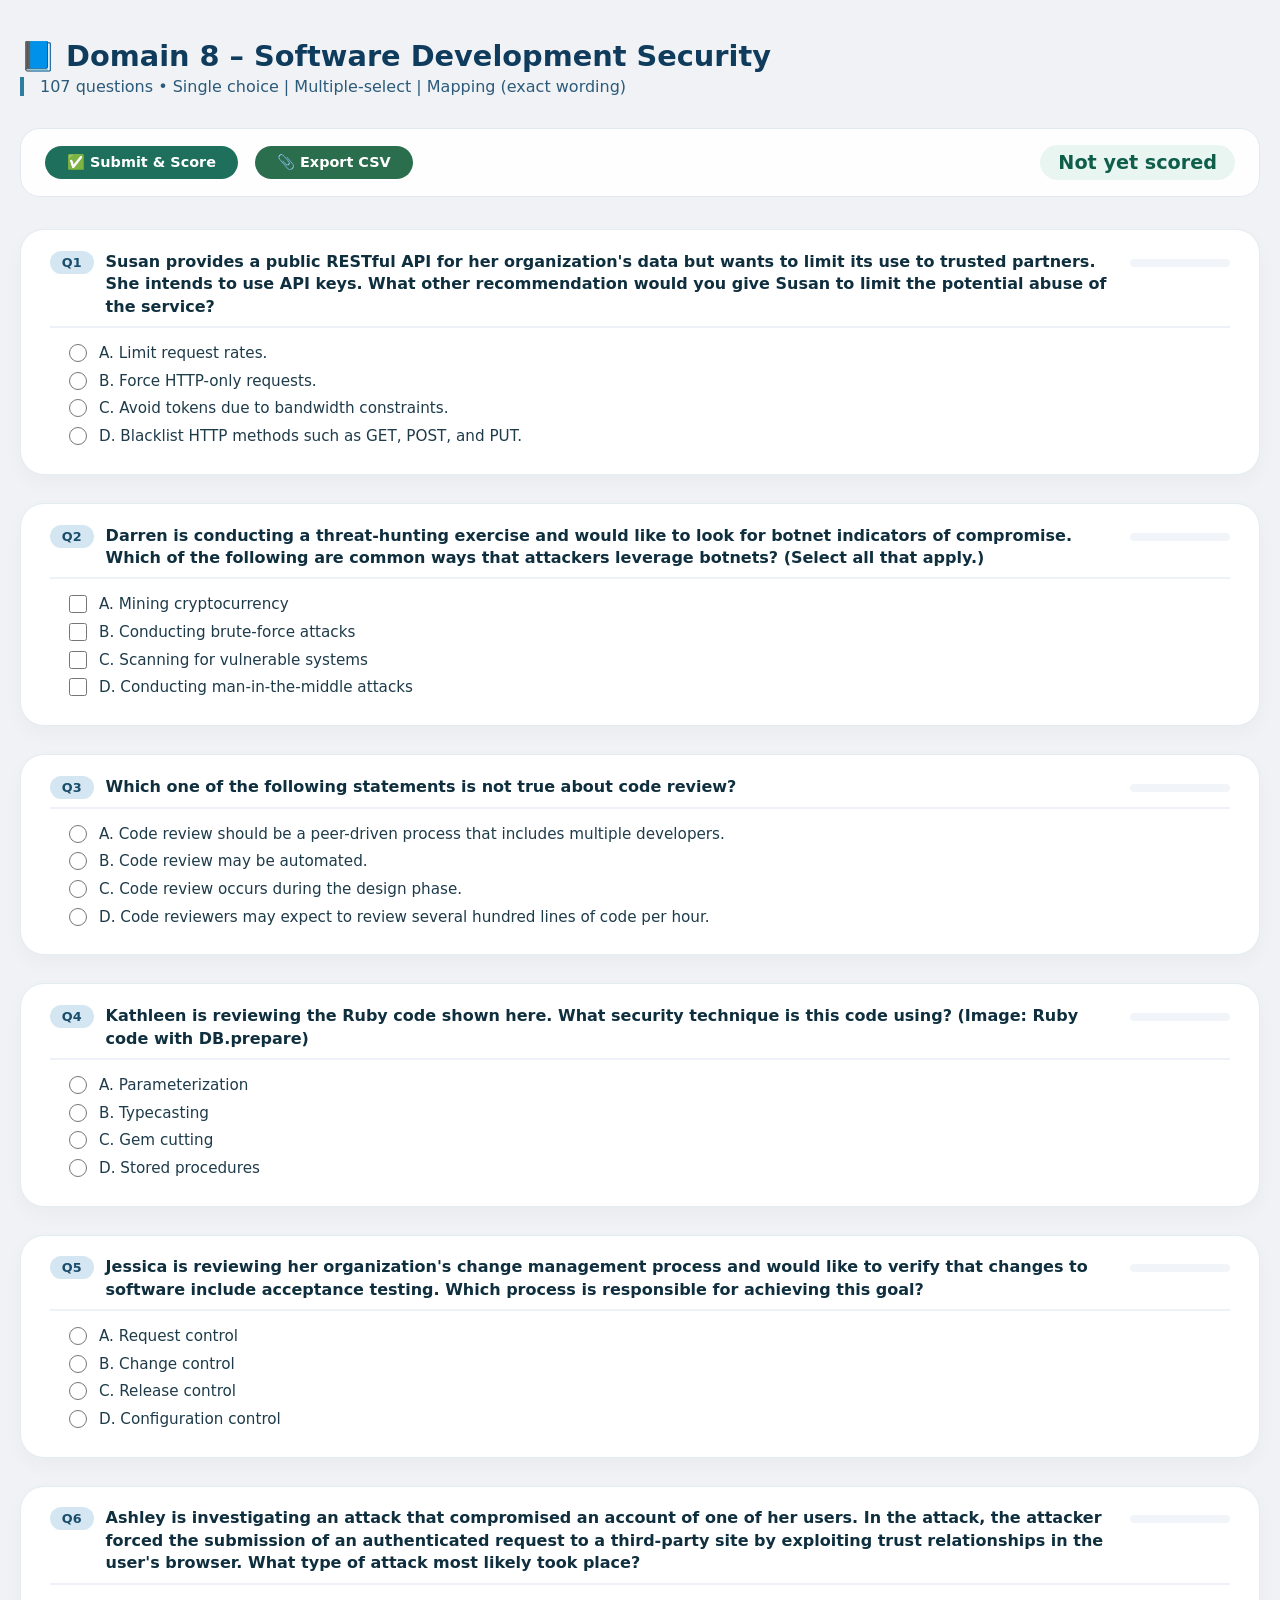
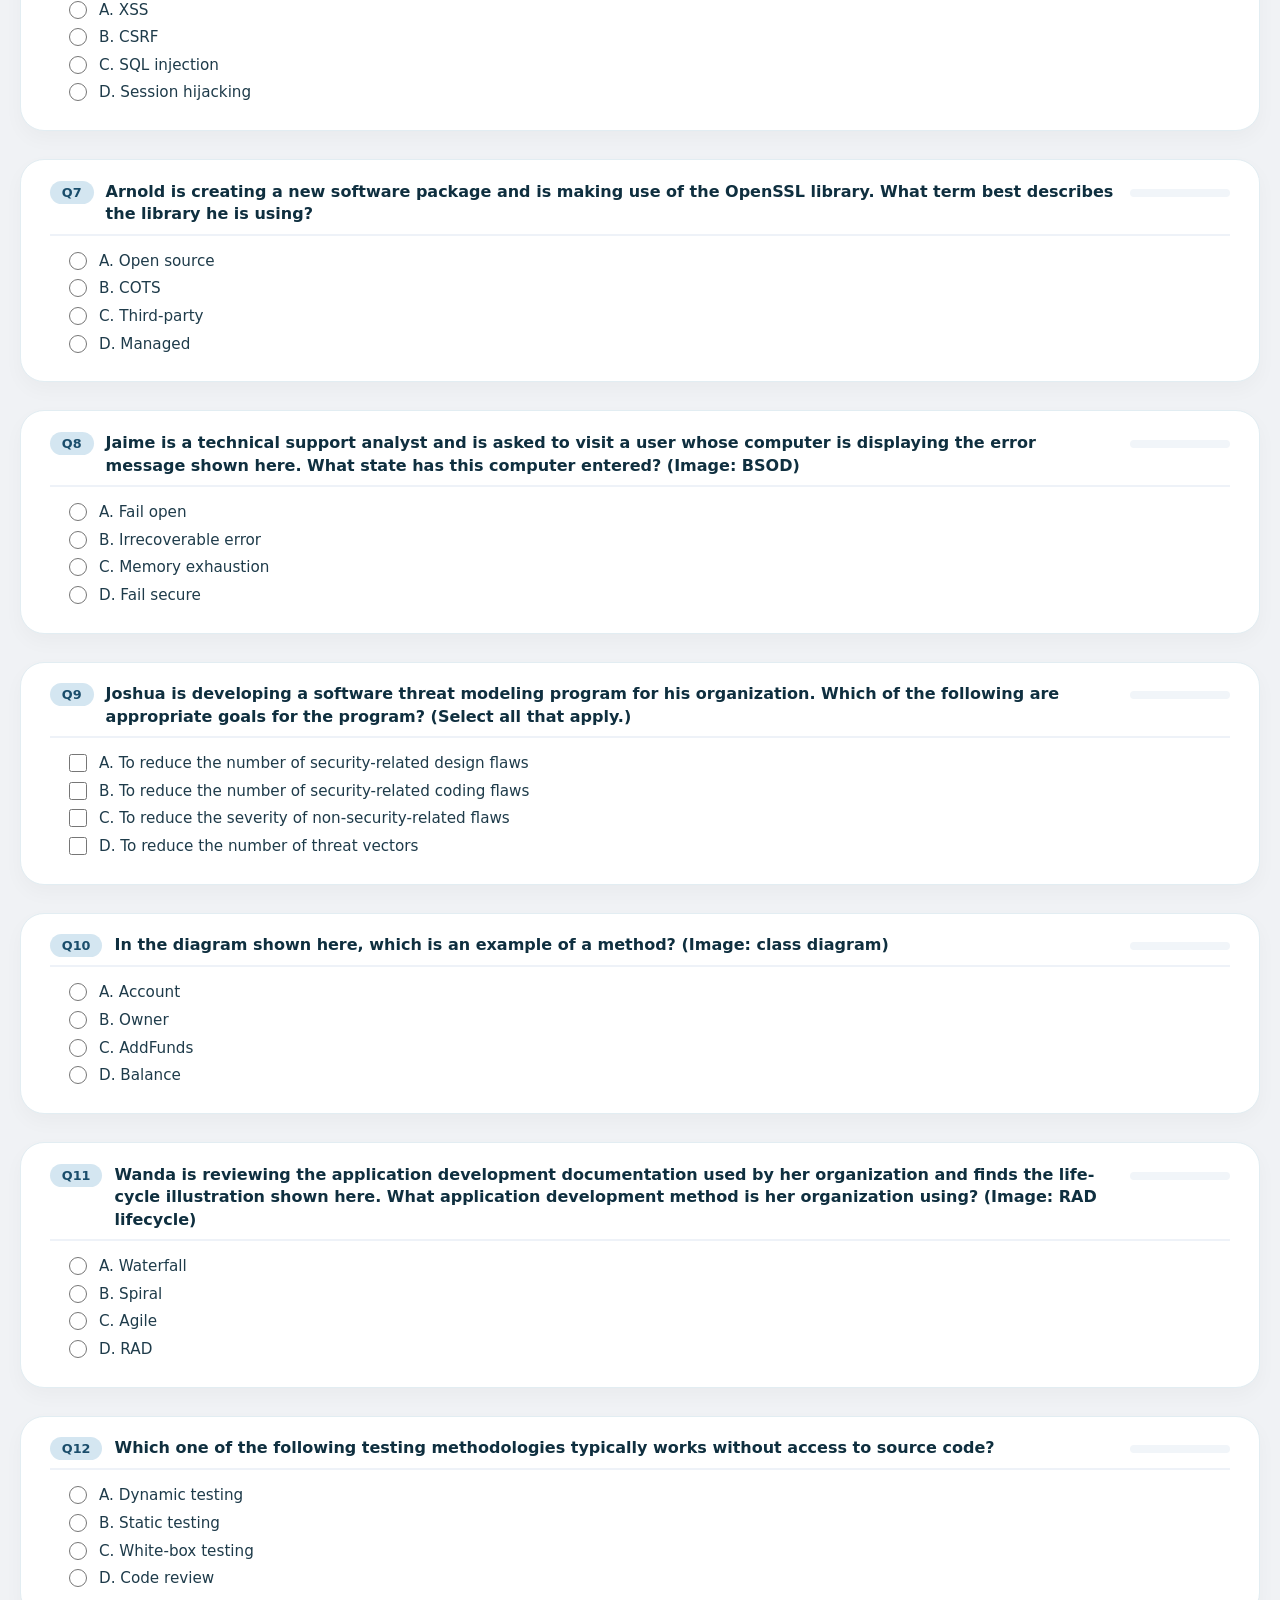
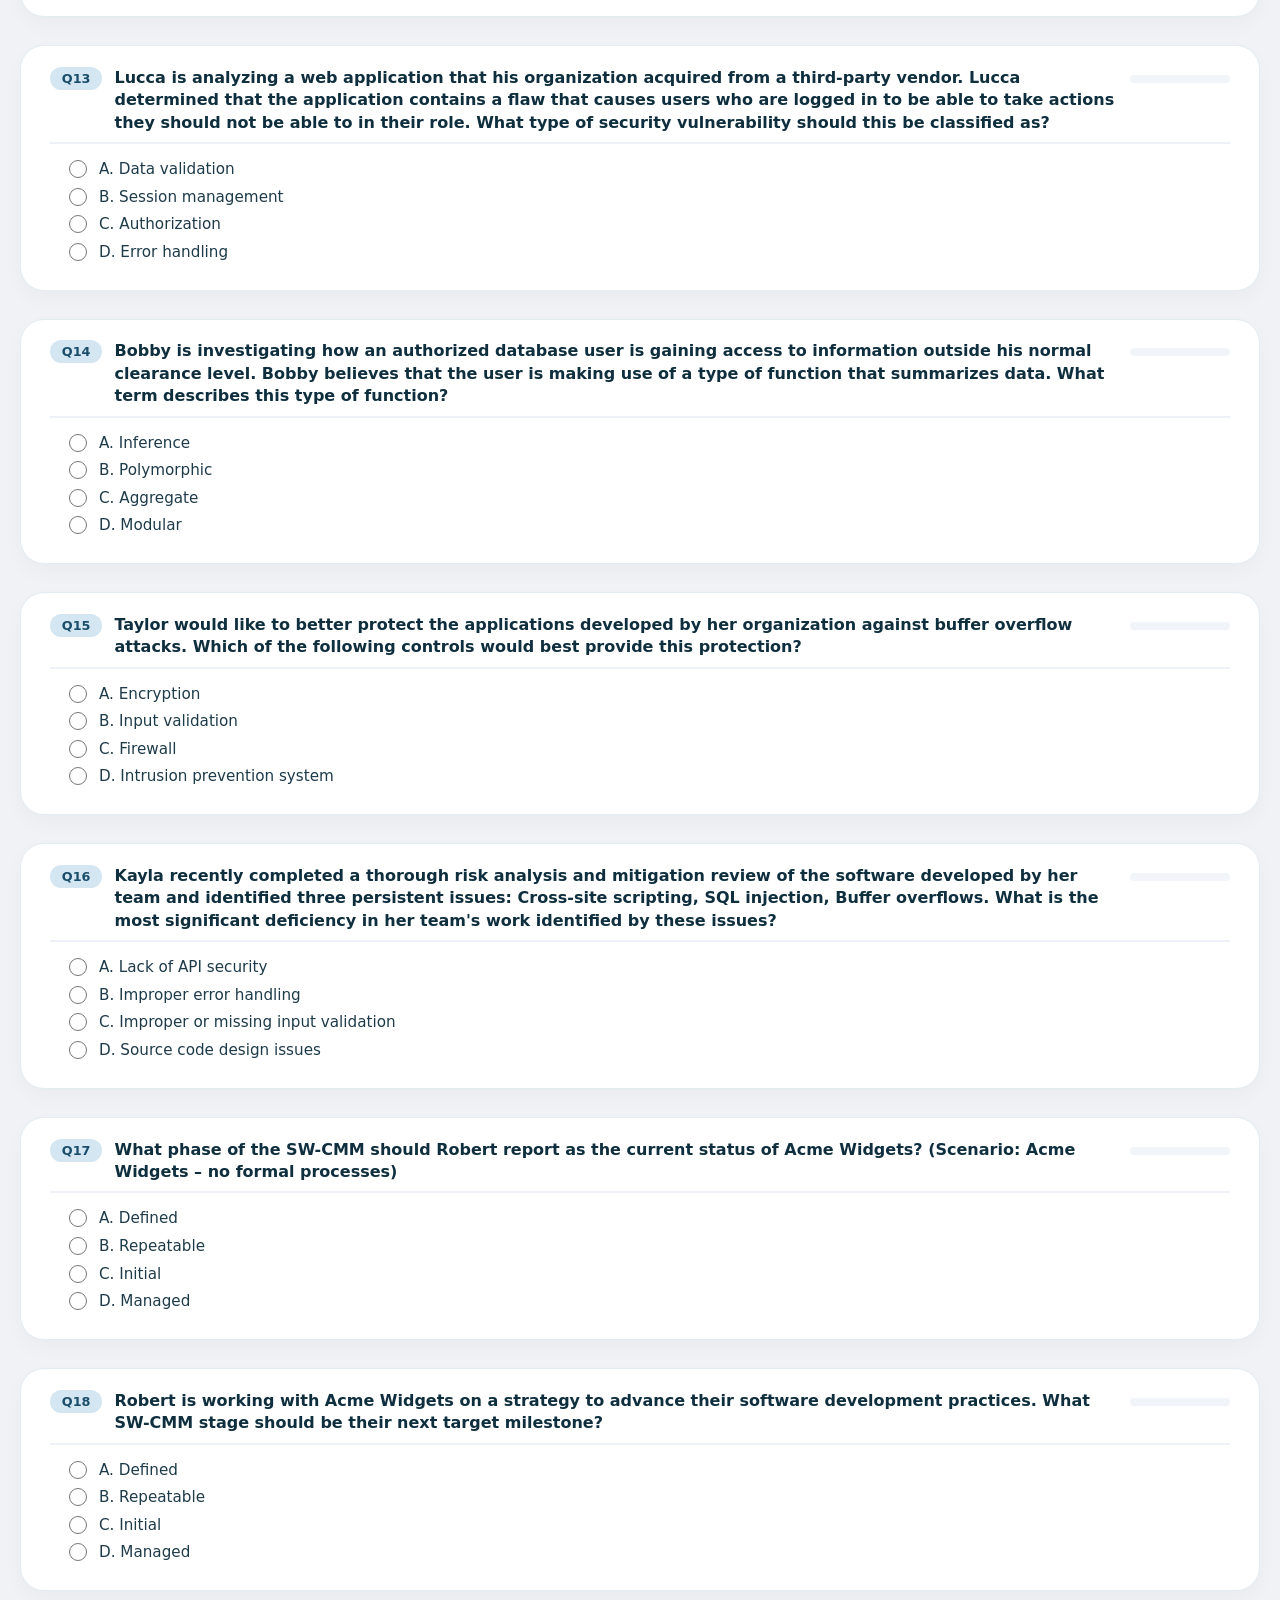
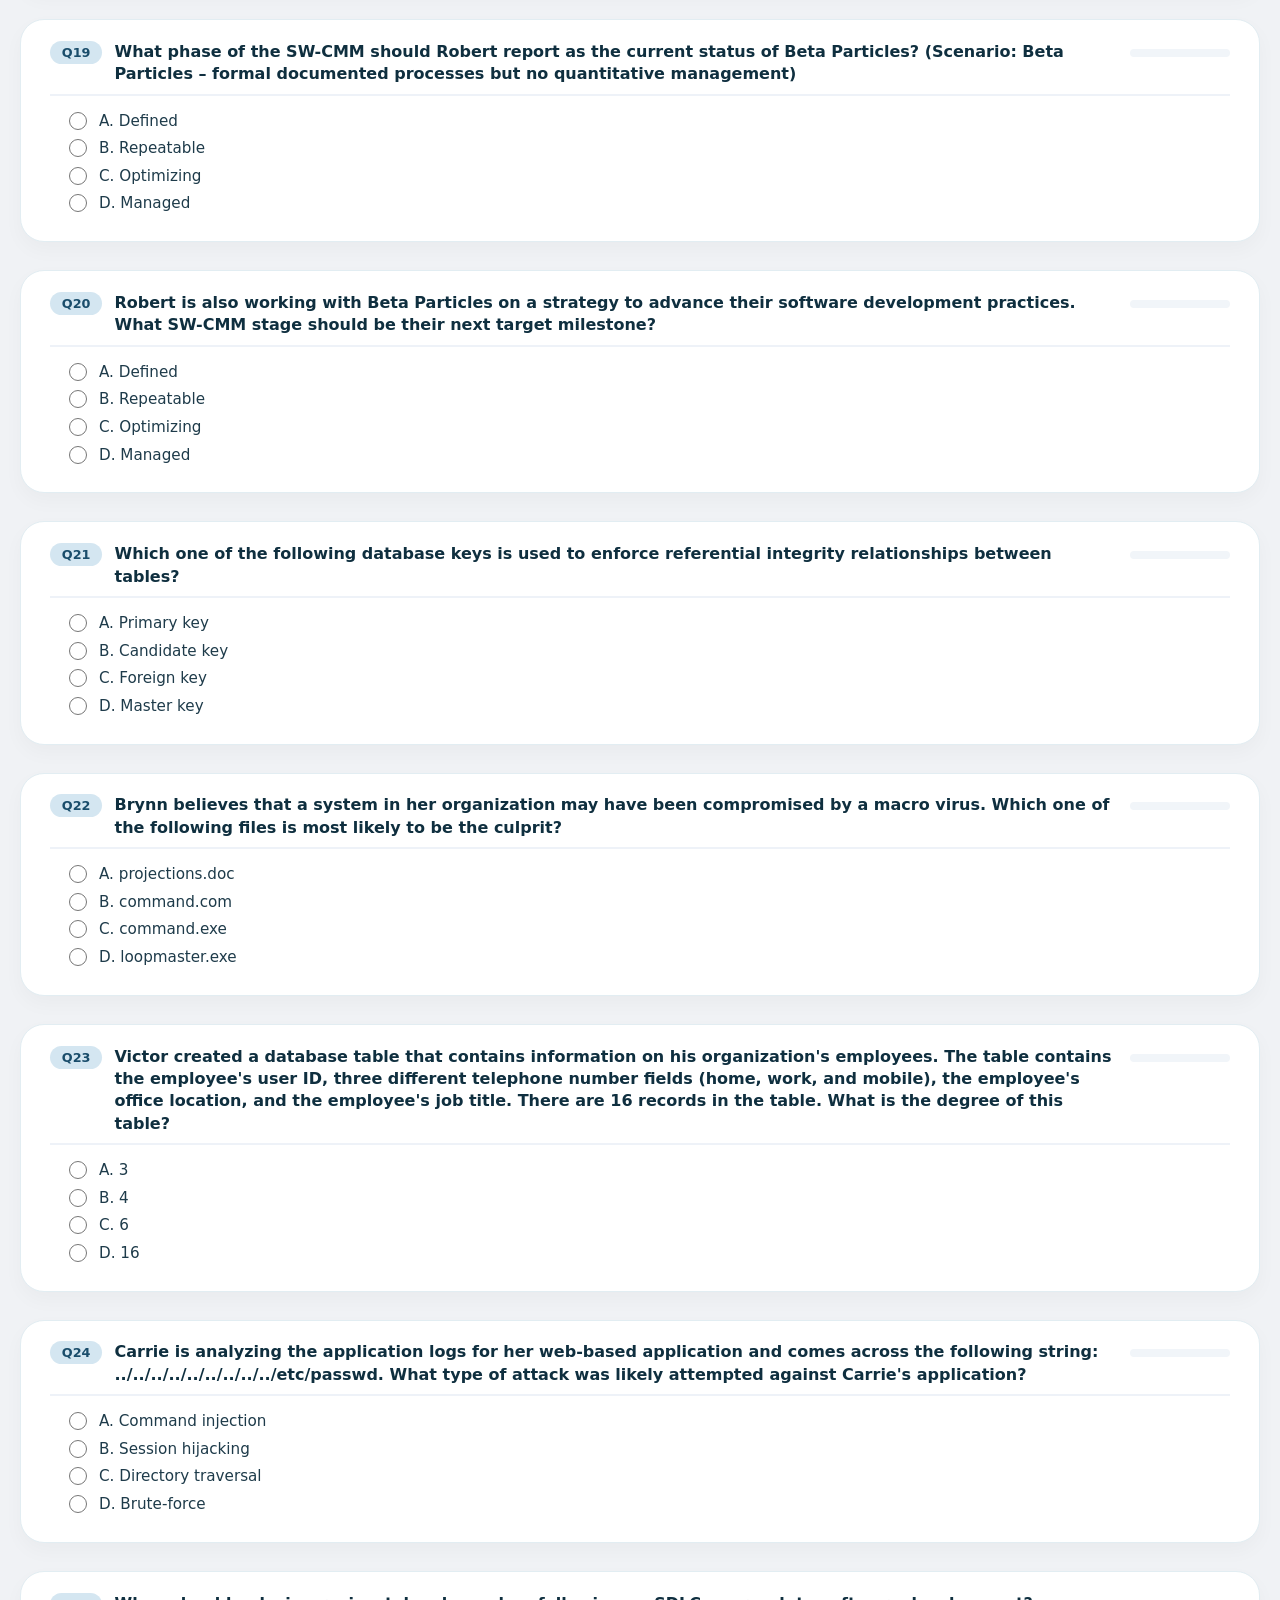
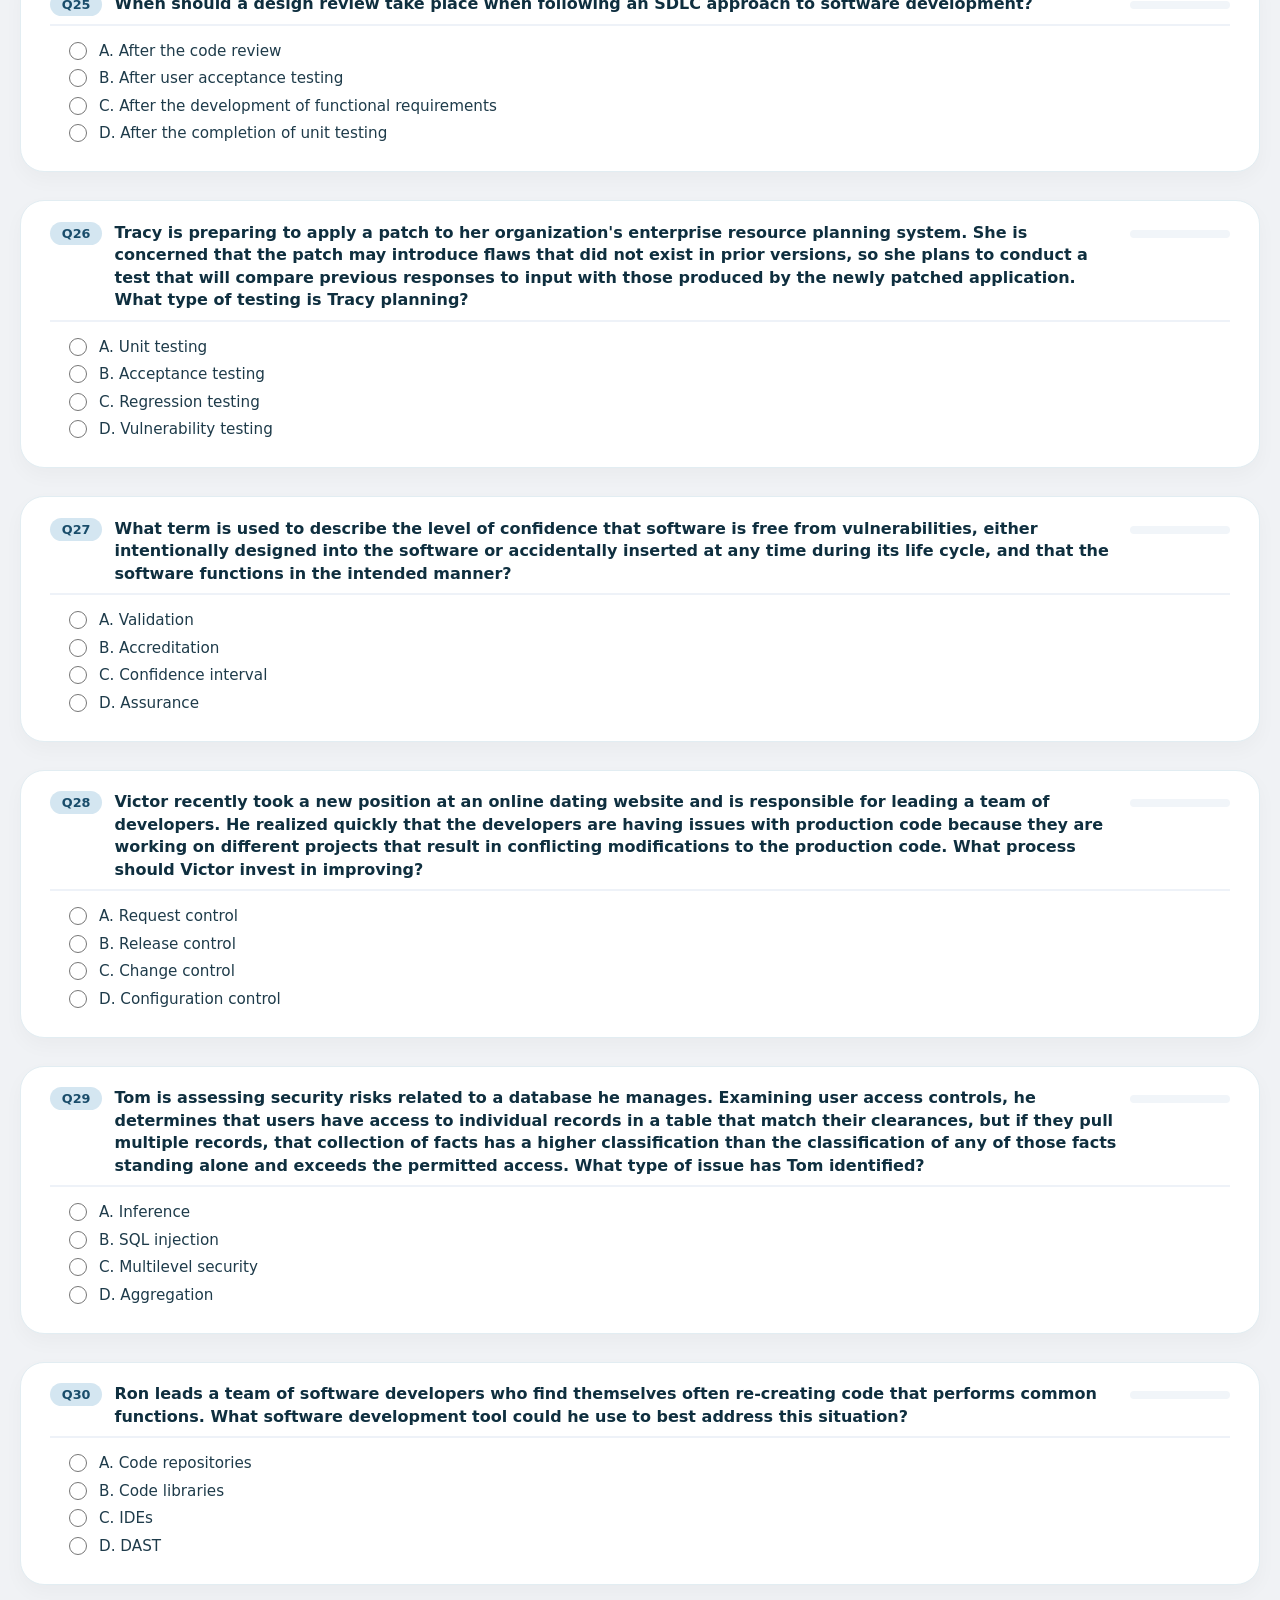
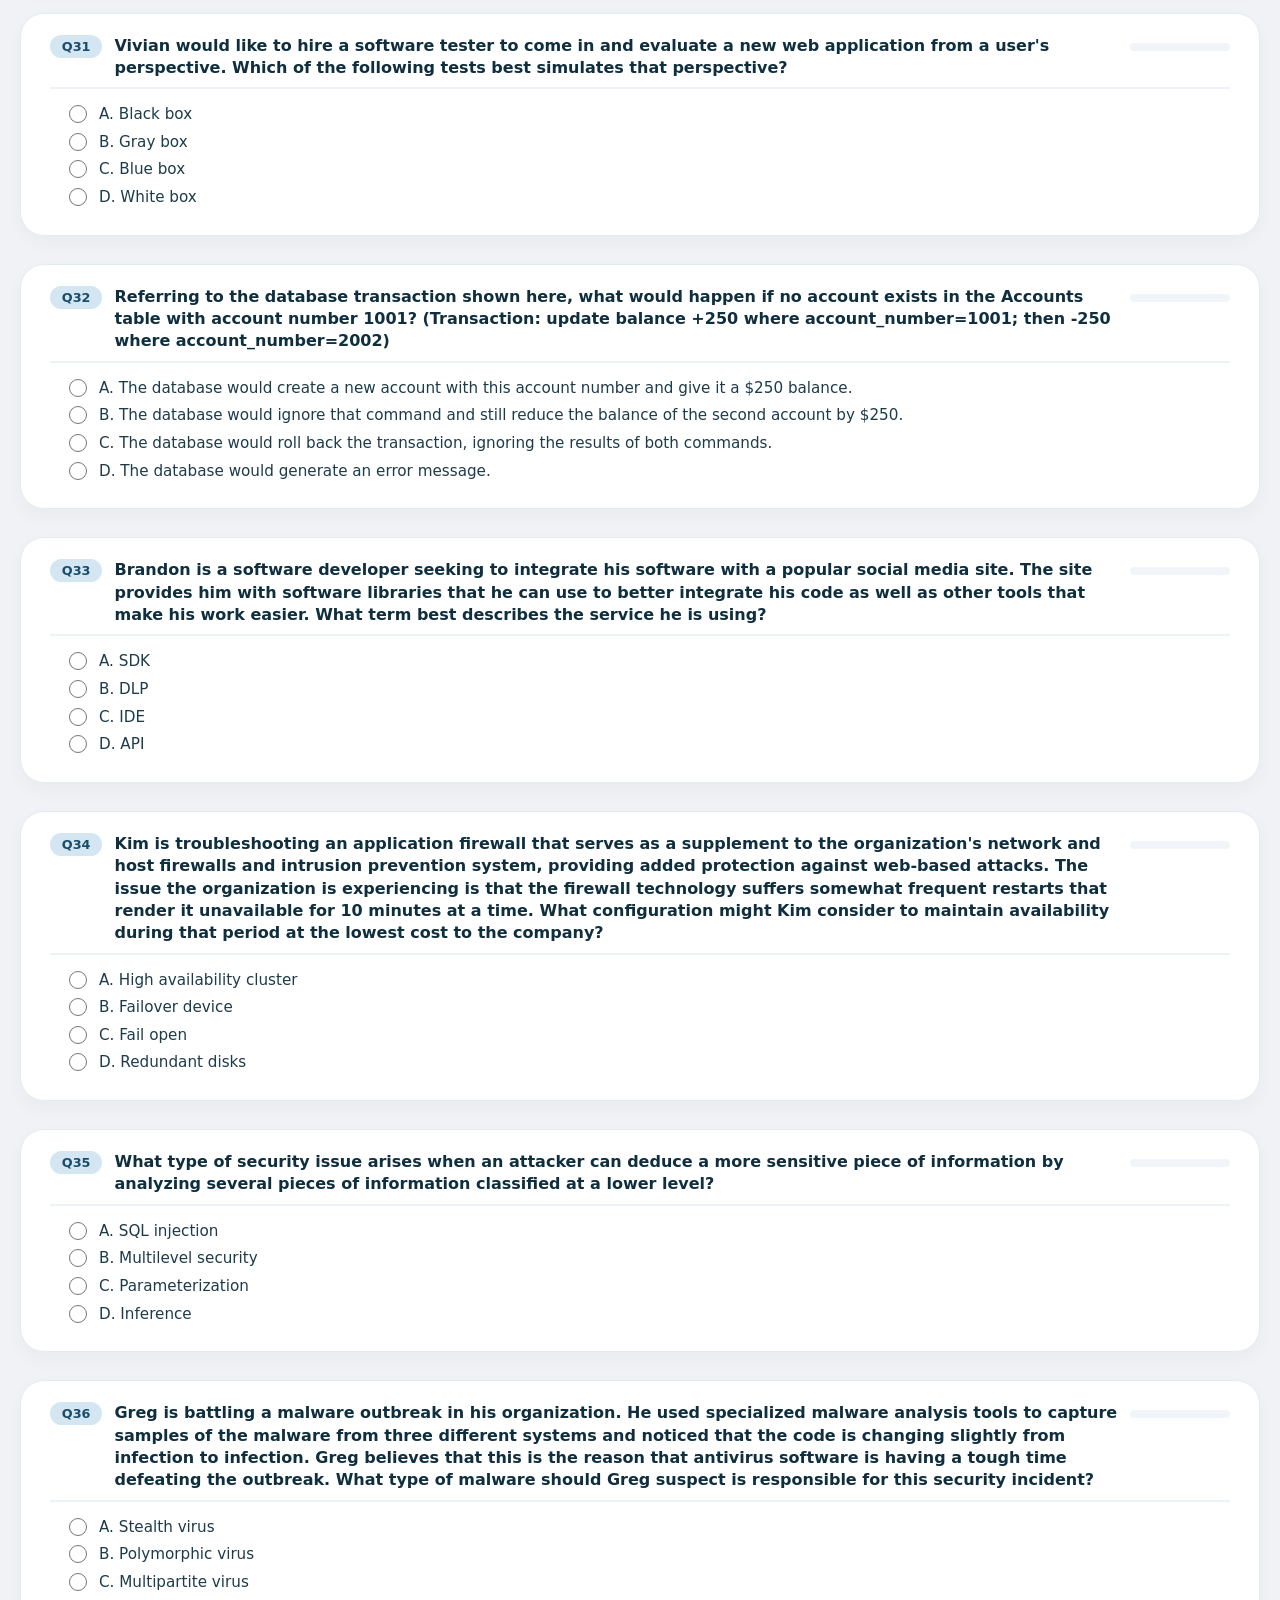
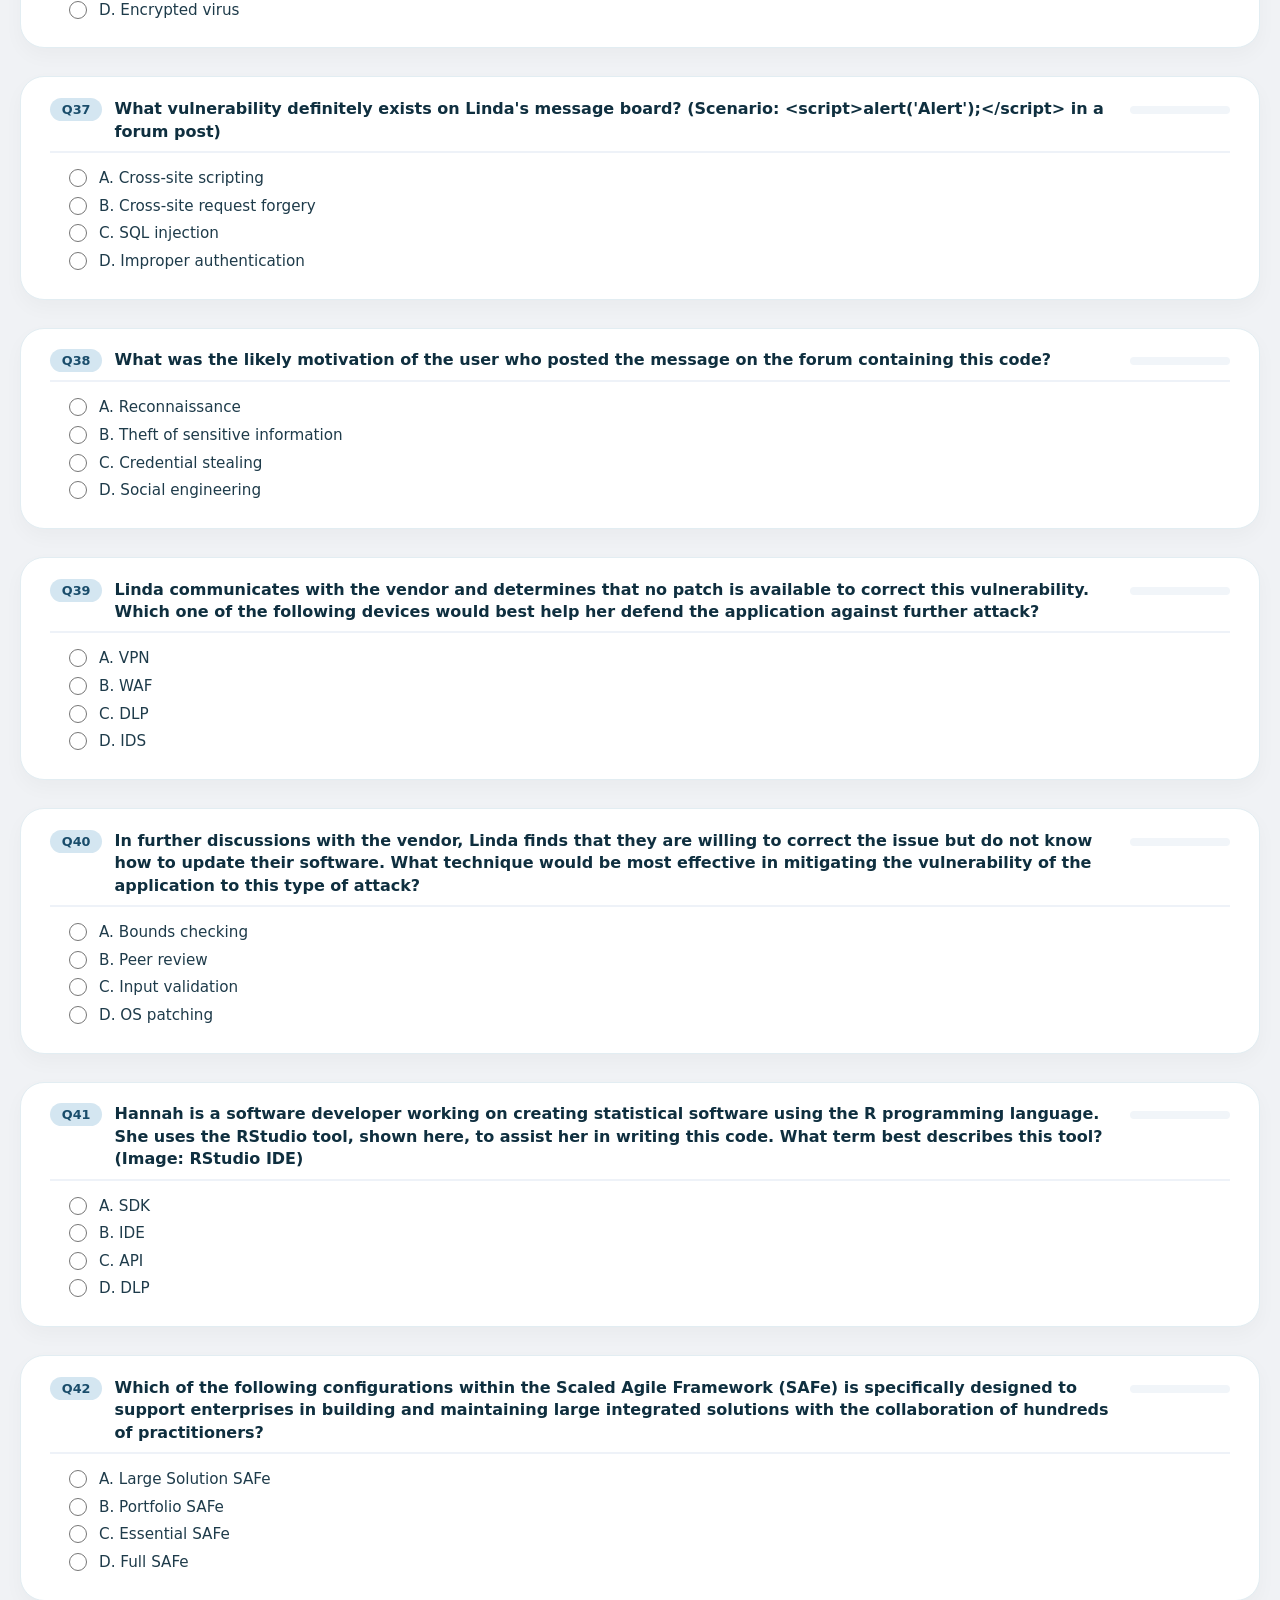
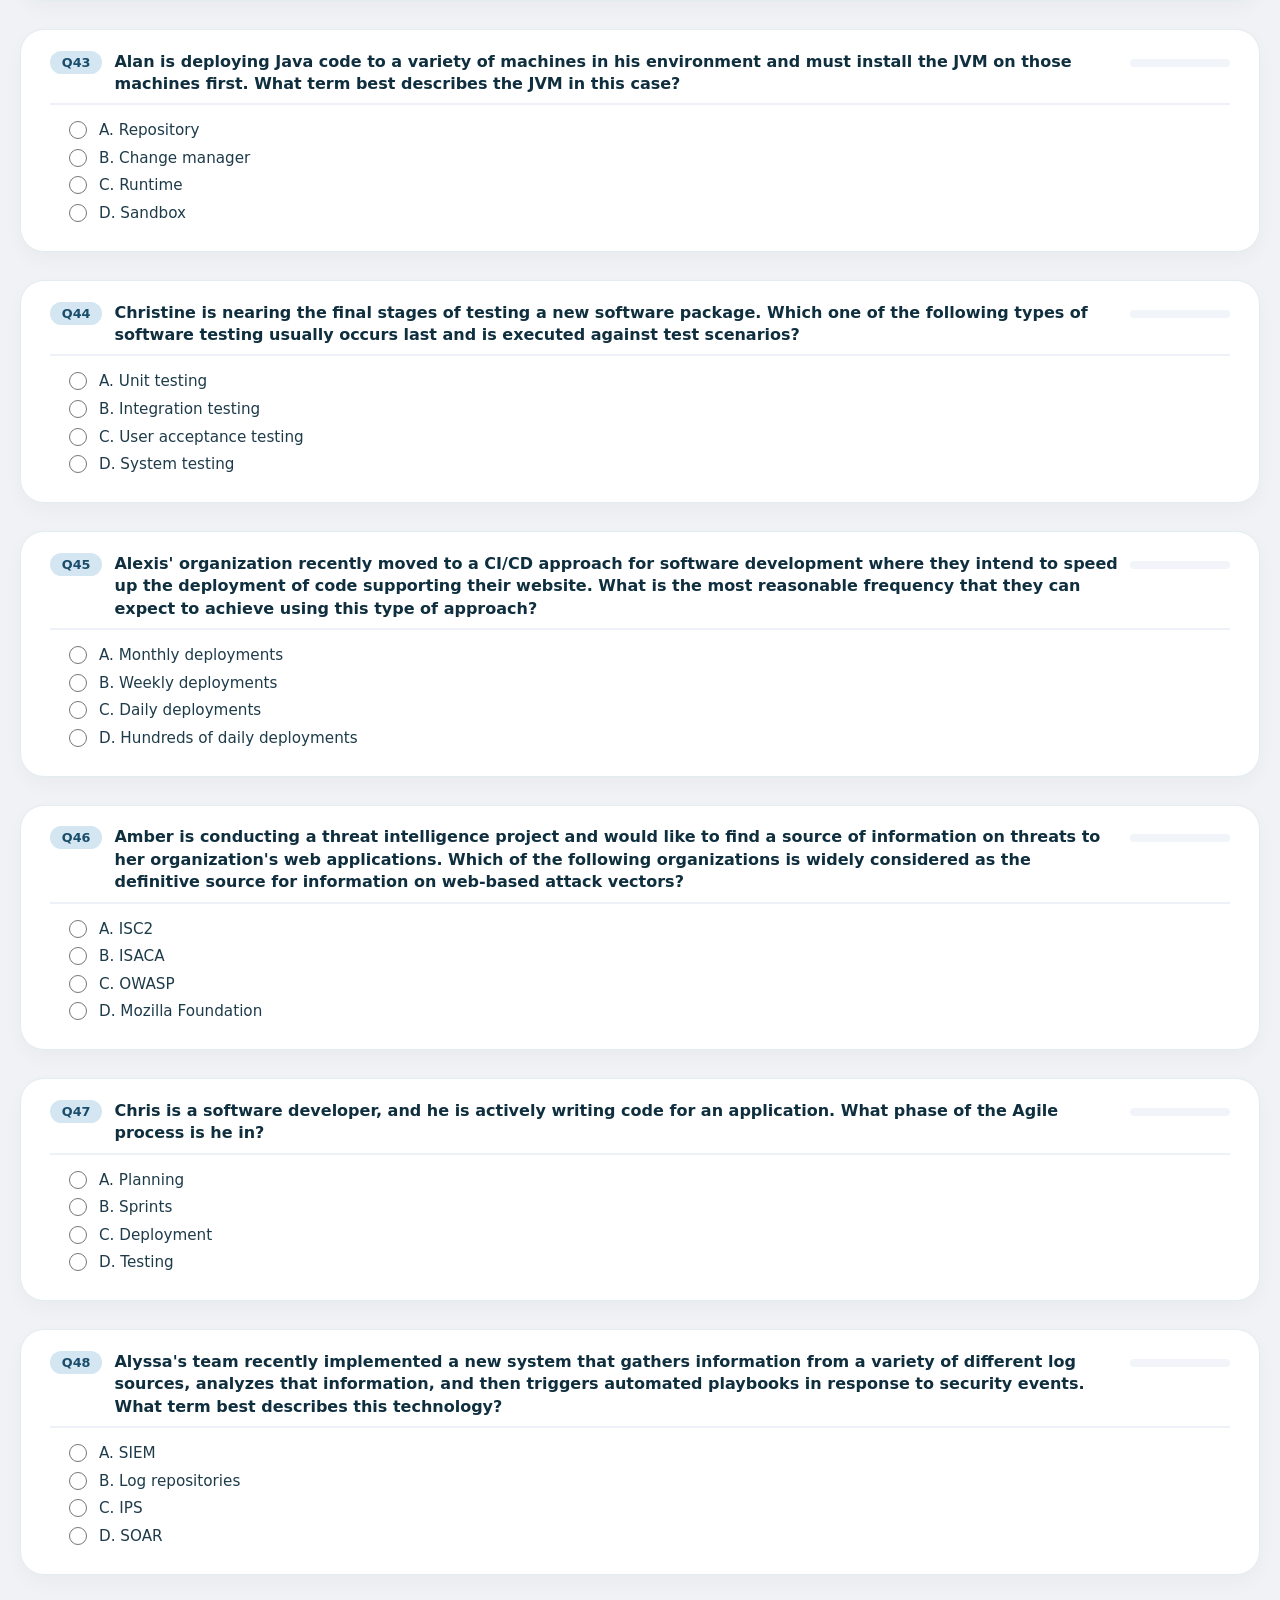
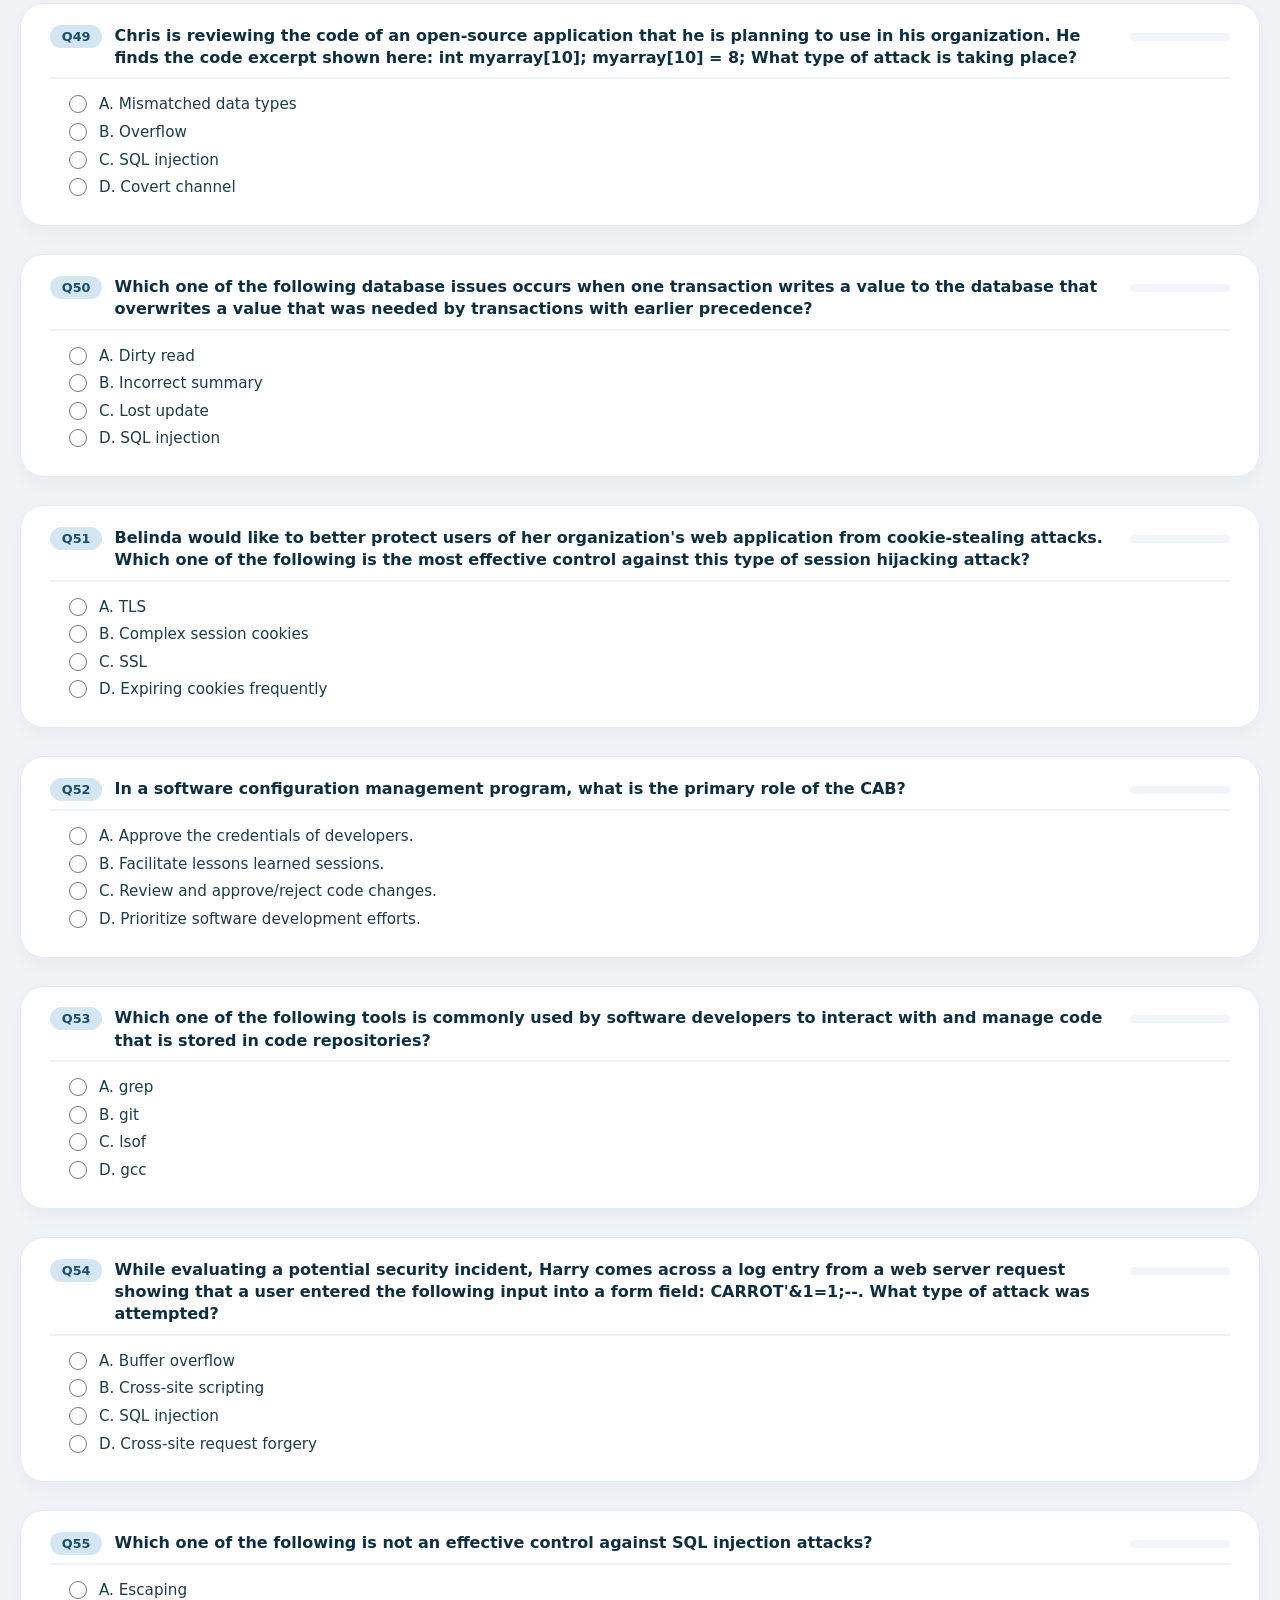
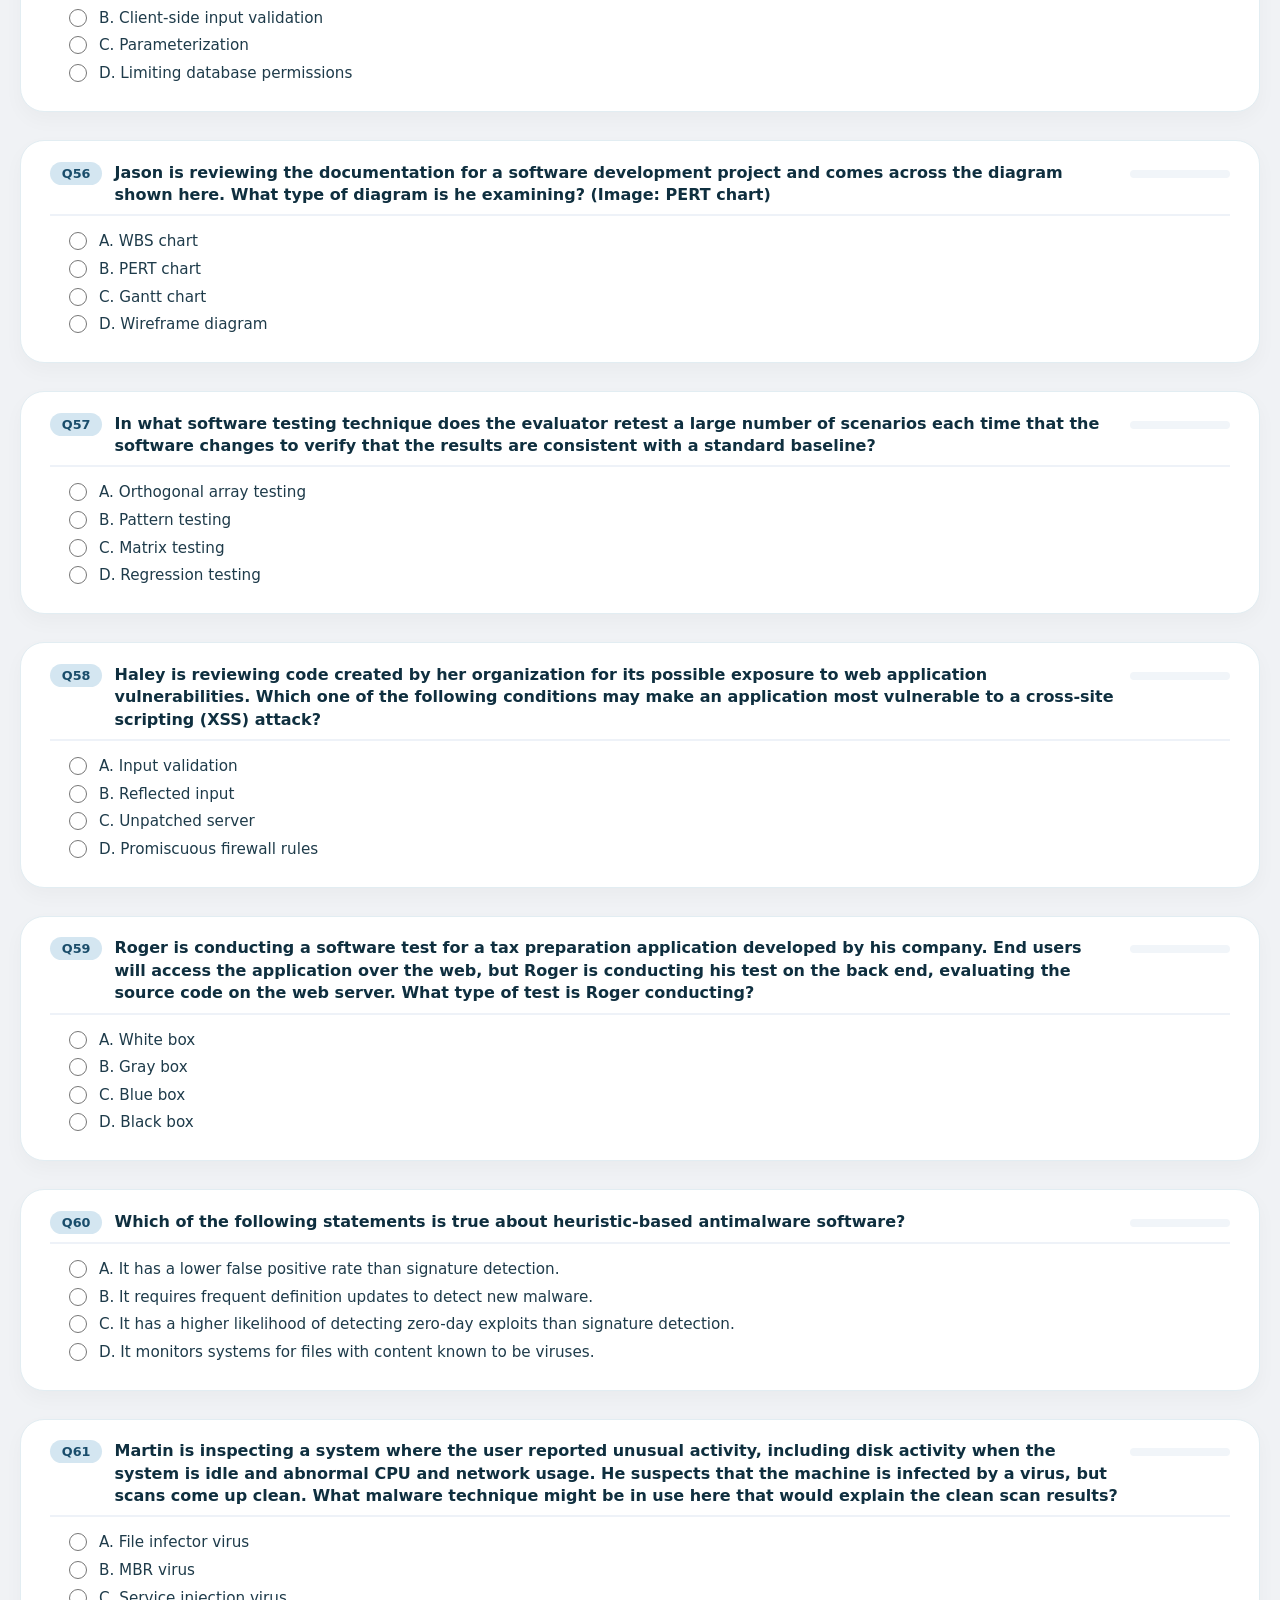
<file: isc-cissp/question-bank/isc-cissp-official-practice-tests-4th-edition/mcq/mcq-domain-08.html>
<!DOCTYPE html>
<html lang="en">

<head>
    <meta charset="UTF-8">
    <meta name="viewport" content="width=device-width, initial-scale=1.0, user-scalable=yes">
    <title>MCQ Platform – Domain 8 (Software Development Security)</title>
    <style>
        * {
            box-sizing: border-box;
            font-family: system-ui, 'Segoe UI', 'Roboto', 'Helvetica Neue', sans-serif;
        }

        body {
            background: #f0f2f5;
            margin: 0;
            padding: 20px;
            color: #1e293b;
        }

        .container {
            max-width: 1400px;
            margin: 0 auto;
        }

        h1 {
            font-size: 1.8rem;
            margin-bottom: 0.25rem;
            color: #0f3b5c;
        }

        .sub {
            color: #2c5a7a;
            margin-bottom: 2rem;
            border-left: 4px solid #2c7da0;
            padding-left: 1rem;
        }

        .toolbar {
            background: white;
            border-radius: 20px;
            padding: 1rem 1.5rem;
            margin-bottom: 2rem;
            display: flex;
            flex-wrap: wrap;
            justify-content: space-between;
            align-items: center;
            gap: 15px;
            position: sticky;
            top: 10px;
            z-index: 10;
            backdrop-filter: blur(8px);
            background: rgba(255, 255, 255, 0.92);
            border: 1px solid #e2e8f0;
        }

        button {
            background: #1e6f5c;
            color: white;
            border: none;
            padding: 8px 22px;
            border-radius: 40px;
            font-weight: 600;
            font-size: 0.9rem;
            cursor: pointer;
            transition: all 0.2s;
        }

        button:hover {
            background: #0f5a49;
            transform: translateY(-1px);
        }

        .btn-export {
            background: #2b6e4e;
        }

        .score-area {
            font-size: 1.2rem;
            font-weight: 700;
            background: #e9f5f1;
            padding: 6px 18px;
            border-radius: 40px;
            color: #0e5e4a;
        }

        .questions-grid {
            display: flex;
            flex-direction: column;
            gap: 1.75rem;
        }

        .question-card {
            background: white;
            border-radius: 24px;
            padding: 1.3rem 1.8rem;
            box-shadow: 0 8px 20px rgba(0, 0, 0, 0.03);
            border: 1px solid #e2edf2;
        }

        .question-header {
            display: flex;
            gap: 12px;
            align-items: baseline;
            margin-bottom: 1rem;
            border-bottom: 2px solid #eef2f8;
            padding-bottom: 0.5rem;
        }

        .q-num {
            background: #d4e6f1;
            padding: 4px 12px;
            border-radius: 60px;
            font-weight: 700;
            font-size: 0.8rem;
            color: #1a4d6b;
        }

        .q-text {
            font-weight: 600;
            font-size: 1rem;
            line-height: 1.4;
            color: #0f2f3f;
        }

        .hashtag {
            min-width: 100px !important;
            font-size: 0.8rem;
            margin-left: auto;
            background: #f1f5f9;
            padding: 4px 12px;
            border-radius: 40px;
            font-weight: 500;
        }

        .hashtag.correct {
            background: #c8e6df;
            color: #0b5345;
        }

        .hashtag.incorrect {
            background: #f8dddd;
            color: #9b2c2c;
        }

        .hashtag.skipped {
            background: #fff3bf;
            color: #856404;
        }

        .options {
            margin: 1rem 0 0.5rem 1.2rem;
            display: flex;
            flex-direction: column;
            gap: 0.6rem;
        }

        .option {
            display: flex;
            align-items: center;
            gap: 12px;
            flex-wrap: wrap;
        }

        .option input {
            margin: 0;
            width: 18px;
            height: 18px;
            accent-color: #2c7da0;
        }

        .option label {
            font-size: 0.95rem;
            color: #1e3b4a;
        }

        .mapping-table {
            margin: 1rem 0 0.5rem 1rem;
            border-collapse: collapse;
            background: #fafdff;
            width: 100%;
            max-width: 800px;
        }

        .mapping-table td,
        .mapping-table th {
            border: 1px solid #cbdde6;
            padding: 10px 12px;
            vertical-align: middle;
        }

        .mapping-table th {
            background: #e7f0f5;
            font-weight: 600;
        }

        select {
            padding: 6px 12px;
            border-radius: 28px;
            border: 1px solid #bdd4e2;
            background: white;
            font-size: 0.9rem;
        }

        .modal {
            display: none;
            position: fixed;
            top: 0;
            left: 0;
            width: 100%;
            height: 100%;
            background: rgba(0, 0, 0, 0.5);
            z-index: 1000;
            justify-content: center;
            align-items: center;
        }

        .modal-content {
            background: white;
            border-radius: 28px;
            max-width: 95%;
            width: 1200px;
            max-height: 85%;
            overflow: auto;
            padding: 1.5rem;
            position: relative;
            box-shadow: 0 20px 35px rgba(0, 0, 0, 0.2);
        }

        .close-modal {
            position: absolute;
            top: 12px;
            right: 20px;
            font-size: 28px;
            cursor: pointer;
            color: #777;
        }

        .result-table {
            width: 100%;
            border-collapse: collapse;
            font-size: 0.8rem;
            background: white;
        }

        .result-table th,
        .result-table td {
            border: 1px solid #d4dee5;
            padding: 10px 8px;
            text-align: left;
            vertical-align: top;
        }

        .result-table th {
            background: #eef3f7;
        }

        footer {
            margin-top: 2rem;
            text-align: center;
            font-size: 0.75rem;
            color: #5b7c93;
        }

        @media (max-width: 760px) {
            .question-card {
                padding: 1rem;
            }

            .options {
                margin-left: 0.2rem;
            }
        }
    </style>
</head>

<body>
    <div class="container">
        <h1>📘 Domain 8 – Software Development Security</h1>
        <div class="sub">107 questions • Single choice | Multiple‑select | Mapping (exact wording)</div>

        <div class="toolbar">
            <div>
                <button id="submitBtn">✅ Submit & Score</button>
                <button id="exportBtn" class="btn-export" style="margin-left: 12px;">📎 Export CSV</button>
            </div>
            <div class="score-area" id="scoreDisplay">Not yet scored</div>
        </div>

        <div id="questionsContainer" class="questions-grid"></div>
        <footer>MCQ Platform — Domain 8. Hashtags appear after submission: ✅ correct / ❌ incorrect / ⚪ skipped.</footer>
    </div>

    <div id="summaryModal" class="modal">
        <div class="modal-content">
            <span class="close-modal">&times;</span>
            <h3 id="modalTitle">Detailed Report</h3>
            <div id="modalBody"></div>
            <button id="modalExportBtn" class="btn-export" style="margin-top: 12px;">📎 Export CSV from Modal</button>
        </div>
    </div>

    <script>
        // =============================================================
        // DOMAIN 8 – QUESTIONS (exact wording from official CISSP practice)
        // Based on the original XML and the answer key from Chapter 8
        // =============================================================
        const questionsData = [
            { id: 1, text: "Susan provides a public RESTful API for her organization's data but wants to limit its use to trusted partners. She intends to use API keys. What other recommendation would you give Susan to limit the potential abuse of the service?", options: ["A. Limit request rates.", "B. Force HTTP-only requests.", "C. Avoid tokens due to bandwidth constraints.", "D. Blacklist HTTP methods such as GET, POST, and PUT."] },
            { id: 2, text: "Darren is conducting a threat-hunting exercise and would like to look for botnet indicators of compromise. Which of the following are common ways that attackers leverage botnets? (Select all that apply.)", options: ["A. Mining cryptocurrency", "B. Conducting brute-force attacks", "C. Scanning for vulnerable systems", "D. Conducting man-in-the-middle attacks"] },
            { id: 3, text: "Which one of the following statements is not true about code review?", options: ["A. Code review should be a peer-driven process that includes multiple developers.", "B. Code review may be automated.", "C. Code review occurs during the design phase.", "D. Code reviewers may expect to review several hundred lines of code per hour."] },
            { id: 4, text: "Kathleen is reviewing the Ruby code shown here. What security technique is this code using? (Image: Ruby code with DB.prepare)", options: ["A. Parameterization", "B. Typecasting", "C. Gem cutting", "D. Stored procedures"] },
            { id: 5, text: "Jessica is reviewing her organization's change management process and would like to verify that changes to software include acceptance testing. Which process is responsible for achieving this goal?", options: ["A. Request control", "B. Change control", "C. Release control", "D. Configuration control"] },
            { id: 6, text: "Ashley is investigating an attack that compromised an account of one of her users. In the attack, the attacker forced the submission of an authenticated request to a third-party site by exploiting trust relationships in the user's browser. What type of attack most likely took place?", options: ["A. XSS", "B. CSRF", "C. SQL injection", "D. Session hijacking"] },
            { id: 7, text: "Arnold is creating a new software package and is making use of the OpenSSL library. What term best describes the library he is using?", options: ["A. Open source", "B. COTS", "C. Third-party", "D. Managed"] },
            { id: 8, text: "Jaime is a technical support analyst and is asked to visit a user whose computer is displaying the error message shown here. What state has this computer entered? (Image: BSOD)", options: ["A. Fail open", "B. Irrecoverable error", "C. Memory exhaustion", "D. Fail secure"] },
            { id: 9, text: "Joshua is developing a software threat modeling program for his organization. Which of the following are appropriate goals for the program? (Select all that apply.)", options: ["A. To reduce the number of security-related design flaws", "B. To reduce the number of security-related coding flaws", "C. To reduce the severity of non-security-related flaws", "D. To reduce the number of threat vectors"] },
            { id: 10, text: "In the diagram shown here, which is an example of a method? (Image: class diagram)", options: ["A. Account", "B. Owner", "C. AddFunds", "D. Balance"] },
            { id: 11, text: "Wanda is reviewing the application development documentation used by her organization and finds the life-cycle illustration shown here. What application development method is her organization using? (Image: RAD lifecycle)", options: ["A. Waterfall", "B. Spiral", "C. Agile", "D. RAD"] },
            { id: 12, text: "Which one of the following testing methodologies typically works without access to source code?", options: ["A. Dynamic testing", "B. Static testing", "C. White-box testing", "D. Code review"] },
            { id: 13, text: "Lucca is analyzing a web application that his organization acquired from a third-party vendor. Lucca determined that the application contains a flaw that causes users who are logged in to be able to take actions they should not be able to in their role. What type of security vulnerability should this be classified as?", options: ["A. Data validation", "B. Session management", "C. Authorization", "D. Error handling"] },
            { id: 14, text: "Bobby is investigating how an authorized database user is gaining access to information outside his normal clearance level. Bobby believes that the user is making use of a type of function that summarizes data. What term describes this type of function?", options: ["A. Inference", "B. Polymorphic", "C. Aggregate", "D. Modular"] },
            { id: 15, text: "Taylor would like to better protect the applications developed by her organization against buffer overflow attacks. Which of the following controls would best provide this protection?", options: ["A. Encryption", "B. Input validation", "C. Firewall", "D. Intrusion prevention system"] },
            { id: 16, text: "Kayla recently completed a thorough risk analysis and mitigation review of the software developed by her team and identified three persistent issues: Cross-site scripting, SQL injection, Buffer overflows. What is the most significant deficiency in her team's work identified by these issues?", options: ["A. Lack of API security", "B. Improper error handling", "C. Improper or missing input validation", "D. Source code design issues"] },
            { id: 17, text: "What phase of the SW-CMM should Robert report as the current status of Acme Widgets? (Scenario: Acme Widgets – no formal processes)", options: ["A. Defined", "B. Repeatable", "C. Initial", "D. Managed"] },
            { id: 18, text: "Robert is working with Acme Widgets on a strategy to advance their software development practices. What SW-CMM stage should be their next target milestone?", options: ["A. Defined", "B. Repeatable", "C. Initial", "D. Managed"] },
            { id: 19, text: "What phase of the SW-CMM should Robert report as the current status of Beta Particles? (Scenario: Beta Particles – formal documented processes but no quantitative management)", options: ["A. Defined", "B. Repeatable", "C. Optimizing", "D. Managed"] },
            { id: 20, text: "Robert is also working with Beta Particles on a strategy to advance their software development practices. What SW-CMM stage should be their next target milestone?", options: ["A. Defined", "B. Repeatable", "C. Optimizing", "D. Managed"] },
            { id: 21, text: "Which one of the following database keys is used to enforce referential integrity relationships between tables?", options: ["A. Primary key", "B. Candidate key", "C. Foreign key", "D. Master key"] },
            { id: 22, text: "Brynn believes that a system in her organization may have been compromised by a macro virus. Which one of the following files is most likely to be the culprit?", options: ["A. projections.doc", "B. command.com", "C. command.exe", "D. loopmaster.exe"] },
            { id: 23, text: "Victor created a database table that contains information on his organization's employees. The table contains the employee's user ID, three different telephone number fields (home, work, and mobile), the employee's office location, and the employee's job title. There are 16 records in the table. What is the degree of this table?", options: ["A. 3", "B. 4", "C. 6", "D. 16"] },
            { id: 24, text: "Carrie is analyzing the application logs for her web-based application and comes across the following string: ../../../../../../../../../etc/passwd. What type of attack was likely attempted against Carrie's application?", options: ["A. Command injection", "B. Session hijacking", "C. Directory traversal", "D. Brute-force"] },
            { id: 25, text: "When should a design review take place when following an SDLC approach to software development?", options: ["A. After the code review", "B. After user acceptance testing", "C. After the development of functional requirements", "D. After the completion of unit testing"] },
            { id: 26, text: "Tracy is preparing to apply a patch to her organization's enterprise resource planning system. She is concerned that the patch may introduce flaws that did not exist in prior versions, so she plans to conduct a test that will compare previous responses to input with those produced by the newly patched application. What type of testing is Tracy planning?", options: ["A. Unit testing", "B. Acceptance testing", "C. Regression testing", "D. Vulnerability testing"] },
            { id: 27, text: "What term is used to describe the level of confidence that software is free from vulnerabilities, either intentionally designed into the software or accidentally inserted at any time during its life cycle, and that the software functions in the intended manner?", options: ["A. Validation", "B. Accreditation", "C. Confidence interval", "D. Assurance"] },
            { id: 28, text: "Victor recently took a new position at an online dating website and is responsible for leading a team of developers. He realized quickly that the developers are having issues with production code because they are working on different projects that result in conflicting modifications to the production code. What process should Victor invest in improving?", options: ["A. Request control", "B. Release control", "C. Change control", "D. Configuration control"] },
            { id: 29, text: "Tom is assessing security risks related to a database he manages. Examining user access controls, he determines that users have access to individual records in a table that match their clearances, but if they pull multiple records, that collection of facts has a higher classification than the classification of any of those facts standing alone and exceeds the permitted access. What type of issue has Tom identified?", options: ["A. Inference", "B. SQL injection", "C. Multilevel security", "D. Aggregation"] },
            { id: 30, text: "Ron leads a team of software developers who find themselves often re-creating code that performs common functions. What software development tool could he use to best address this situation?", options: ["A. Code repositories", "B. Code libraries", "C. IDEs", "D. DAST"] },
            { id: 31, text: "Vivian would like to hire a software tester to come in and evaluate a new web application from a user's perspective. Which of the following tests best simulates that perspective?", options: ["A. Black box", "B. Gray box", "C. Blue box", "D. White box"] },
            { id: 32, text: "Referring to the database transaction shown here, what would happen if no account exists in the Accounts table with account number 1001? (Transaction: update balance +250 where account_number=1001; then -250 where account_number=2002)", options: ["A. The database would create a new account with this account number and give it a $250 balance.", "B. The database would ignore that command and still reduce the balance of the second account by $250.", "C. The database would roll back the transaction, ignoring the results of both commands.", "D. The database would generate an error message."] },
            { id: 33, text: "Brandon is a software developer seeking to integrate his software with a popular social media site. The site provides him with software libraries that he can use to better integrate his code as well as other tools that make his work easier. What term best describes the service he is using?", options: ["A. SDK", "B. DLP", "C. IDE", "D. API"] },
            { id: 34, text: "Kim is troubleshooting an application firewall that serves as a supplement to the organization's network and host firewalls and intrusion prevention system, providing added protection against web-based attacks. The issue the organization is experiencing is that the firewall technology suffers somewhat frequent restarts that render it unavailable for 10 minutes at a time. What configuration might Kim consider to maintain availability during that period at the lowest cost to the company?", options: ["A. High availability cluster", "B. Failover device", "C. Fail open", "D. Redundant disks"] },
            { id: 35, text: "What type of security issue arises when an attacker can deduce a more sensitive piece of information by analyzing several pieces of information classified at a lower level?", options: ["A. SQL injection", "B. Multilevel security", "C. Parameterization", "D. Inference"] },
            { id: 36, text: "Greg is battling a malware outbreak in his organization. He used specialized malware analysis tools to capture samples of the malware from three different systems and noticed that the code is changing slightly from infection to infection. Greg believes that this is the reason that antivirus software is having a tough time defeating the outbreak. What type of malware should Greg suspect is responsible for this security incident?", options: ["A. Stealth virus", "B. Polymorphic virus", "C. Multipartite virus", "D. Encrypted virus"] },
            { id: 37, text: "What vulnerability definitely exists on Linda's message board? (Scenario: &lt;script&gt;alert('Alert');&lt;/script&gt; in a forum post)", options: ["A. Cross-site scripting", "B. Cross-site request forgery", "C. SQL injection", "D. Improper authentication"] },
            { id: 38, text: "What was the likely motivation of the user who posted the message on the forum containing this code?", options: ["A. Reconnaissance", "B. Theft of sensitive information", "C. Credential stealing", "D. Social engineering"] },
            { id: 39, text: "Linda communicates with the vendor and determines that no patch is available to correct this vulnerability. Which one of the following devices would best help her defend the application against further attack?", options: ["A. VPN", "B. WAF", "C. DLP", "D. IDS"] },
            { id: 40, text: "In further discussions with the vendor, Linda finds that they are willing to correct the issue but do not know how to update their software. What technique would be most effective in mitigating the vulnerability of the application to this type of attack?", options: ["A. Bounds checking", "B. Peer review", "C. Input validation", "D. OS patching"] },
            { id: 41, text: "Hannah is a software developer working on creating statistical software using the R programming language. She uses the RStudio tool, shown here, to assist her in writing this code. What term best describes this tool? (Image: RStudio IDE)", options: ["A. SDK", "B. IDE", "C. API", "D. DLP"] },
            { id: 42, text: "Which of the following configurations within the Scaled Agile Framework (SAFe) is specifically designed to support enterprises in building and maintaining large integrated solutions with the collaboration of hundreds of practitioners?", options: ["A. Large Solution SAFe", "B. Portfolio SAFe", "C. Essential SAFe", "D. Full SAFe"] },
            { id: 43, text: "Alan is deploying Java code to a variety of machines in his environment and must install the JVM on those machines first. What term best describes the JVM in this case?", options: ["A. Repository", "B. Change manager", "C. Runtime", "D. Sandbox"] },
            { id: 44, text: "Christine is nearing the final stages of testing a new software package. Which one of the following types of software testing usually occurs last and is executed against test scenarios?", options: ["A. Unit testing", "B. Integration testing", "C. User acceptance testing", "D. System testing"] },
            { id: 45, text: "Alexis' organization recently moved to a CI/CD approach for software development where they intend to speed up the deployment of code supporting their website. What is the most reasonable frequency that they can expect to achieve using this type of approach?", options: ["A. Monthly deployments", "B. Weekly deployments", "C. Daily deployments", "D. Hundreds of daily deployments"] },
            { id: 46, text: "Amber is conducting a threat intelligence project and would like to find a source of information on threats to her organization's web applications. Which of the following organizations is widely considered as the definitive source for information on web-based attack vectors?", options: ["A. ISC2", "B. ISACA", "C. OWASP", "D. Mozilla Foundation"] },
            { id: 47, text: "Chris is a software developer, and he is actively writing code for an application. What phase of the Agile process is he in?", options: ["A. Planning", "B. Sprints", "C. Deployment", "D. Testing"] },
            { id: 48, text: "Alyssa's team recently implemented a new system that gathers information from a variety of different log sources, analyzes that information, and then triggers automated playbooks in response to security events. What term best describes this technology?", options: ["A. SIEM", "B. Log repositories", "C. IPS", "D. SOAR"] },
            { id: 49, text: "Chris is reviewing the code of an open-source application that he is planning to use in his organization. He finds the code excerpt shown here: int myarray[10]; myarray[10] = 8; What type of attack is taking place?", options: ["A. Mismatched data types", "B. Overflow", "C. SQL injection", "D. Covert channel"] },
            { id: 50, text: "Which one of the following database issues occurs when one transaction writes a value to the database that overwrites a value that was needed by transactions with earlier precedence?", options: ["A. Dirty read", "B. Incorrect summary", "C. Lost update", "D. SQL injection"] },
            { id: 51, text: "Belinda would like to better protect users of her organization's web application from cookie-stealing attacks. Which one of the following is the most effective control against this type of session hijacking attack?", options: ["A. TLS", "B. Complex session cookies", "C. SSL", "D. Expiring cookies frequently"] },
            { id: 52, text: "In a software configuration management program, what is the primary role of the CAB?", options: ["A. Approve the credentials of developers.", "B. Facilitate lessons learned sessions.", "C. Review and approve/reject code changes.", "D. Prioritize software development efforts."] },
            { id: 53, text: "Which one of the following tools is commonly used by software developers to interact with and manage code that is stored in code repositories?", options: ["A. grep", "B. git", "C. lsof", "D. gcc"] },
            { id: 54, text: "While evaluating a potential security incident, Harry comes across a log entry from a web server request showing that a user entered the following input into a form field: CARROT'&amp;1=1;--. What type of attack was attempted?", options: ["A. Buffer overflow", "B. Cross-site scripting", "C. SQL injection", "D. Cross-site request forgery"] },
            { id: 55, text: "Which one of the following is not an effective control against SQL injection attacks?", options: ["A. Escaping", "B. Client-side input validation", "C. Parameterization", "D. Limiting database permissions"] },
            { id: 56, text: "Jason is reviewing the documentation for a software development project and comes across the diagram shown here. What type of diagram is he examining? (Image: PERT chart)", options: ["A. WBS chart", "B. PERT chart", "C. Gantt chart", "D. Wireframe diagram"] },
            { id: 57, text: "In what software testing technique does the evaluator retest a large number of scenarios each time that the software changes to verify that the results are consistent with a standard baseline?", options: ["A. Orthogonal array testing", "B. Pattern testing", "C. Matrix testing", "D. Regression testing"] },
            { id: 58, text: "Haley is reviewing code created by her organization for its possible exposure to web application vulnerabilities. Which one of the following conditions may make an application most vulnerable to a cross-site scripting (XSS) attack?", options: ["A. Input validation", "B. Reflected input", "C. Unpatched server", "D. Promiscuous firewall rules"] },
            { id: 59, text: "Roger is conducting a software test for a tax preparation application developed by his company. End users will access the application over the web, but Roger is conducting his test on the back end, evaluating the source code on the web server. What type of test is Roger conducting?", options: ["A. White box", "B. Gray box", "C. Blue box", "D. Black box"] },
            { id: 60, text: "Which of the following statements is true about heuristic-based antimalware software?", options: ["A. It has a lower false positive rate than signature detection.", "B. It requires frequent definition updates to detect new malware.", "C. It has a higher likelihood of detecting zero-day exploits than signature detection.", "D. It monitors systems for files with content known to be viruses."] },
            { id: 61, text: "Martin is inspecting a system where the user reported unusual activity, including disk activity when the system is idle and abnormal CPU and network usage. He suspects that the machine is infected by a virus, but scans come up clean. What malware technique might be in use here that would explain the clean scan results?", options: ["A. File infector virus", "B. MBR virus", "C. Service injection virus", "D. Stealth virus"] },
            { id: 62, text: "Tomas discovers a line in his application log that appears to correspond with an attempt to conduct a directory traversal attack. He believes the attack was conducted using URL encoding. The line reads as follows: %252E%252E%252F%252E%252E%252Fetc/passwd. What character is represented by the %252E value?", options: ["A. .", "B. ,", "C. ;", "D. /"] },
            { id: 63, text: "An attacker posted a message to a public discussion forum that contains an embedded malicious script that is not displayed to the user but executes on the user's system when read. What type of attack is this?", options: ["A. Persistent XSRF", "B. Nonpersistent XSRF", "C. Persistent XSS", "D. Nonpersistent XSS"] },
            { id: 64, text: "Which one of the following is not a principle of the Agile software development process?", options: ["A. Welcome changing requirements, even late in the development process.", "B. Maximizing the amount of work not done is essential.", "C. Clear documentation is the primary measure of progress.", "D. Build projects around motivated individuals."] },
            { id: 65, text: "Gavin is an internal auditor tasked with examining the change management practices of his organization. He would like to review a series of changes made to a software package to determine whether they were properly documented. Where should he turn for a description of each proposed change?", options: ["A. CAB", "B. RFC", "C. SOAR", "D. SIEM"] },
            { id: 66, text: "Neal is working with a DynamoDB database. The database is not structured like a relational database but allows Neal to store data using a key-value store. What type of database is DynamoDB?", options: ["A. Relational database", "B. Graph database", "C. Hierarchical database", "D. NoSQL database"] },
            { id: 67, text: "In the transaction shown here, what would happen if the database failed in between the first and second update statements? (Transaction with BEGIN, UPDATE account1, UPDATE account2, COMMIT)", options: ["A. The database would credit the first account with $250 in funds but then not reduce the balance of the second account.", "B. The database would ignore the first command and only reduce the balance of the second account by $250.", "C. The database would roll back the transaction, ignoring the results of both commands.", "D. The database would successfully execute both commands."] },
            { id: 68, text: "Tareck's organization makes use of a significant amount of COTS software. He recently discovered a significant buffer overflow vulnerability in the code of a COTS software package that is crucial to his business. What is the most likely way that Tareck can get this corrected?", options: ["A. Work with his software development team to modify the code.", "B. Notify the vendor and request a patch.", "C. Deploy an intrusion prevention system.", "D. Update firewall rules."] },
            { id: 69, text: "Which one of the following statements is true about software testing?", options: ["A. Static testing works on runtime environments.", "B. Static testing performs code analysis.", "C. Dynamic testing uses automated tools, but static testing does not.", "D. Static testing is a more important testing technique than dynamic testing."] },
            { id: 70, text: "David is working on developing a project schedule for a software development effort, and he comes across the chart shown here. What type of chart is this? (Image: Gantt chart)", options: ["A. Work breakdown structure", "B. Functional requirements", "C. PERT chart", "D. Gantt chart"] },
            { id: 71, text: "Barry is a software tester who is working with a new gaming application developed by his company. He is playing the game on a smartphone to conduct his testing in an environment that best simulates a normal end user, but he is referencing the source code as he conducts his test. What type of test is Barry conducting?", options: ["A. White box", "B. Black box", "C. Blue box", "D. Gray box"] },
            { id: 72, text: "Miguel recently completed a penetration test of the applications that his organization uses to handle sensitive information. During his testing, he discovered a condition where an attacker can exploit a timing condition to manipulate software into allowing him to perform an unauthorized action. Which one of the following attack types fits this scenario?", options: ["A. SQL injection", "B. Cross-site scripting", "C. Pass the hash", "D. TOC/TOU"] },
            { id: 73, text: "What part of the security review process are the input parameters shown in the diagram used for? (Image: attack surface identification)", options: ["A. SQL injection review", "B. Sprint review", "C. Fagan inspection", "D. Attack surface identification"] },
            { id: 74, text: "What application security process can be described in these three major steps? 1. Decomposing the application, 2. Determining and ranking threats, 3. Determining countermeasures and mitigation.", options: ["A. Fagan inspection", "B. Threat modeling", "C. Penetration testing", "D. Code review"] },
            { id: 75, text: "Which one of the following approaches to failure management is the most conservative from a security perspective?", options: ["A. Fail open", "B. Fail mitigation", "C. Fail clear", "D. Fail closed"] },
            { id: 76, text: "What software development model is shown here? (Image: Spiral model diagram)", options: ["A. Waterfall", "B. Agile", "C. Lean", "D. Spiral"] },
            { id: 77, text: "Mark is considering replacing his organization's customer relationship management (CRM) solution with a new product that is available in the cloud. This new solution is completely managed by the vendor, and Mark's company will not have to write any code or manage any physical resources. What type of cloud solution is Mark considering?", options: ["A. IaaS", "B. CaaS", "C. PaaS", "D. SaaS"] },
            { id: 78, text: "Which one of the following change management processes is initiated by users rather than developers?", options: ["A. Change request", "B. Change control", "C. Release control", "D. Design review"] },
            { id: 79, text: "Teagan would like to better protect his organization against database inference attacks. Which one of the following techniques is an effective countermeasure against these attacks?", options: ["A. Input validation", "B. Parameterization", "C. Polyinstantiation", "D. Server-side validation"] },
            { id: 80, text: "Ursula is a government web developer who recently created a public application that offers property records. She would like to make it available for other developers to integrate into their applications. What can Ursula create to make it easiest for developers to call her code directly and integrate the output into their applications?", options: ["A. Object model", "B. Data dictionary", "C. API", "D. Primary key"] },
            { id: 81, text: "Nathan recently completed a software development project where he integrated the organization's network operations stack with their development processes. As a result, developers can modify firewall rules from their code on an as-needed basis. What term best describes this ability?", options: ["A. Agile", "B. IaC", "C. SDS", "D. DevOps"] },
            { id: 82, text: "TJ is inspecting a system where the user reported a strange error message and the inability to access files. He sees the window shown here. What type of malware should TJ suspect? (Image: CryptoLocker ransomware)", options: ["A. Service injection", "B. Encrypted virus", "C. SQL injection", "D. Ransomware"] },
            { id: 83, text: "Charles is developing a mission-critical application that has a direct impact on human safety. Time and cost are less important than correctly functioning software. Which of the following software development methodologies should he choose given these requirements?", options: ["A. Agile", "B. DevOps", "C. Spiral", "D. Waterfall"] },
            { id: 84, text: "Which one of the following types of artificial intelligence attempts to use complex computations to replicate the partial function of the human mind?", options: ["A. Decision support systems", "B. Expert systems", "C. Knowledge bank", "D. Neural networks"] },
            { id: 85, text: "At which level of the Software Capability Maturity Model (SW-CMM) does an organization introduce basic life-cycle management processes?", options: ["A. Initial", "B. Repeatable", "C. Defined", "D. Managed"] },
            { id: 86, text: "Lucas runs the accounting systems for his company. The morning after an essential employee was fired, systems began mysteriously losing information. Lucas suspects that the fired employee tampered with the systems prior to his departure. What type of attack should Lucas suspect?", options: ["A. Privilege escalation", "B. SQL injection", "C. Logic bomb", "D. Remote code execution"] },
            { id: 87, text: "Which one of the following principles would not be favored in an Agile approach to software development?", options: ["A. Processes and tools over individuals and interactions", "B. Working software over comprehensive documentation", "C. Customer collaboration over contract negotiations", "D. Responding to change over following a plan"] },
            { id: 88, text: "What technique do API developers most commonly use to limit access to an API to authorized individuals and applications?", options: ["A. Encryption", "B. Input validation", "C. API keys", "D. IP filters"] },
            { id: 89, text: "Reggie recently received a letter from his company's internal auditors scheduling the kickoff meeting for an assessment of his group. Which of the following should Reggie not expect to learn during that meeting?", options: ["A. Scope of the audit", "B. Purpose of the audit", "C. Expected timeframe", "D. Expected findings"] },
            { id: 90, text: "Which one of the following is the proper order of steps in the waterfall model of software development?", options: ["A. Requirements, Design, Testing, Coding, Maintenance", "B. Requirements, Design, Coding, Testing, Maintenance", "C. Design, Requirements, Coding, Testing, Maintenance", "D. Design, Requirements, Testing, Coding, Maintenance"] },
            { id: 91, text: "Renee is a software developer who writes code in Node.js for her organization. The company is considering moving from a self-hosted Node.js environment to one where Renee will run her code on application servers managed by a cloud vendor. What type of cloud solution is Renee's company considering?", options: ["A. IaaS", "B. CaaS", "C. PaaS", "D. SaaS"] },
            { id: 92, text: "Tom is writing a software program that calculates the sales tax for online orders placed from various jurisdictions. The application includes a user-defined field that allows the entry of the total sale amount. Tom would like to ensure that the data entered in this field is a properly formatted dollar amount. What technique should he use?", options: ["A. Limit check", "B. Fail open", "C. Fail secure", "D. Input validation"] },
            { id: 93, text: "Brian is helping implement a new software testing methodology for his organization and would like to review the completeness of his toolkit. Which of the following would be considered dynamic application security testing (DAST) tools? (Select all that apply.)", options: ["A. Code review", "B. Fuzzing", "C. Static analysis", "D. Web application vulnerability scanning"] },
            { id: 94, text: "What approach to technology management integrates the three components of technology management shown in this illustration? (Image: DevOps diagram)", options: ["A. Agile", "B. Lean", "C. DevOps", "D. ITIL"] },
            { id: 95, text: "Olivia is conducting a risk analysis of a web application that her organization obtained from a third party and is concerned that it might contain vulnerabilities. Which one of the following activities might she take to best mitigate the risk?", options: ["A. Deploy a WAF.", "B. Implement strong encryption.", "C. Purchase an insurance policy.", "D. Discontinue use of the software."] },
            { id: 96, text: "Which one of the following database concurrency issues occurs when one transaction reads information that was written to a database by a second transaction that never committed?", options: ["A. Lost update", "B. SQL injection", "C. Incorrect summary", "D. Dirty read"] },
            { id: 97, text: "What software development concept was pioneered by the Defense Department in the 1990s as an effort to bring together diverse product development teams?", options: ["A. Integrated product team", "B. Agile methodology", "C. Scrum approach", "D. User stories"] },
            { id: 98, text: "Frank is working to select a new cloud service that will provide block storage for a server being built by his team. What category of cloud service is Frank planning to use?", options: ["A. SaaS", "B. IaaS", "C. FaaS", "D. PaaS"] },
            { id: 99, text: "Match the numbered code testing methods to their lettered definition: 1. Regression testing, 2. Integration testing, 3. Unit testing, 4. System testing. Definitions: A. Testing on a complete integrated product, B. A testing method that focuses on modules or smaller sections of code for testing, C. A testing method that is used to verify that previously tested software performs the same way after changes are made, D. A testing method used to validate how software modules work together.", options: [] },
            { id: 100, text: "Match the following numbered terms to their lettered definitions: 1. Session hijacking, 2. Cross-site scripting, 3. Cross-site request forgery, 4. SQL injection. Definitions: A. An attack that injects a malicious script into otherwise trusted websites, B. An attack that is designed to execute commands against a database via an insecure web application, C. An exploitation method that often involves cookies or keys to gain unauthorized access to a computer or service, D. An attack that forces a user to execute unwanted actions in a website or application they are currently logged into.", options: [] }
        ];

        // =============================================================
        // ANSWERS AND EXPLANATIONS (from the official answer key)
        // =============================================================
        const answersMap = {
            1: "A", 2: "A,B,C", 3: "C", 4: "A", 5: "C", 6: "B", 7: "A", 8: "D", 9: "A,B,C", 10: "C",
            11: "D", 12: "A", 13: "C", 14: "C", 15: "B", 16: "C", 17: "C", 18: "B", 19: "A", 20: "D",
            21: "C", 22: "A", 23: "C", 24: "C", 25: "C", 26: "C", 27: "D", 28: "C", 29: "D", 30: "B",
            31: "A", 32: "B", 33: "A", 34: "C", 35: "D", 36: "B", 37: "A", 38: "A", 39: "B", 40: "C",
            41: "B", 42: "D", 43: "C", 44: "C", 45: "D", 46: "C", 47: "B", 48: "D", 49: "B", 50: "C",
            51: "A", 52: "C", 53: "B", 54: "C", 55: "B", 56: "B", 57: "D", 58: "B", 59: "A", 60: "C",
            61: "D", 62: "A", 63: "C", 64: "C", 65: "B", 66: "D", 67: "C", 68: "B", 69: "B", 70: "D",
            71: "D", 72: "D", 73: "D", 74: "B", 75: "D", 76: "D", 77: "D", 78: "A", 79: "C", 80: "C",
            81: "C", 82: "D", 83: "D", 84: "D", 85: "B", 86: "C", 87: "A", 88: "C", 89: "D", 90: "B",
            91: "C", 92: "D", 93: "B,D", 94: "C", 95: "A", 96: "D", 97: "A", 98: "B"
        };

        const explanations = {
            1: "Limiting request rates can prevent abuse of APIs like this one. The other suggestions are all poor recommendations. In general, requests should require HTTPS, tokens are used for security using tools like JSON web tokens (JWT), and HTTP methods may be restricted, but GET, POST, and PUT are some of the most common methods used for API access and are far more typically whitelisted.",
            2: "Botnets are used for a wide variety of malicious purposes, including scanning the network for vulnerable systems, conducting brute-force attacks against other systems, mining cryptocurrency, and sending out spam messages. They are not commonly used to conduct man-in-the-middle attacks, which are normally waged through DNS poisoning or similar mechanisms.",
            3: "Code review takes place after code has been developed, which occurs after the design phase of the system's development life cycle (SDLC). Code review may use a combination of manual and automated techniques or rely solely on one or the other. It should be a peer-driven process that includes developers who did not write the code. Developers should expect to complete the review of around 300 lines per hour, on average.",
            4: "This code is an example of parameterization, which can help avoid SQL injection. Note that each parameter has a placeholder, which is then passed to the query.",
            5: "One of the responsibilities of the release control process is ensuring that acceptance testing is performed, to ensure that any alterations to end-user tasks are understood and functional prior to code release. The request control, change control, and configuration control processes do not include acceptance testing.",
            6: "Cross-site request forgery (XSRF or CSRF) attacks exploit the trust that sites have in a user's browser by attempting to force the submission of authenticated requests to third-party sites. Session hijacking attacks attempt to steal previously authenticated sessions but do not force the browser to submit requests. A SQL injection directly attacks a database through a web application. Cross-site scripting uses reflected input to trick a user's browser into executing untrusted code from a trusted site.",
            7: "The OpenSSL package is a widely used implementation of TLS encryption that is available as an open-source package. It is not commercial off-the-shelf software (COTS). While it might be developed by third parties, it is more accurate to describe it as open source. The library is available as code for free use, but not as a managed service.",
            8: "The error message shown in the figure is the infamous “Blue Screen of Death” that occurs when a Windows system experiences a dangerous failure and enters a fail secure state. If the system had “failed open,” it would have continued operation. The error described is a memory fault that is likely recoverable by rebooting the system. There is no indication that the system has run out of usable memory.",
            9: "Software threat modeling is designed to reduce the number of security-related design and coding flaws as well as the severity of other flaws. The developer or evaluator of software has no control over the threat environment, because it is external to the organization.",
            10: "In the diagram, Account is the name of the class. Owner and Balance are attributes of that class. AddFunds and RemoveFunds are methods of the class.",
            11: "Rapid Application Development, or RAD, focuses on fast development and the ability to quickly adjust to changing requirements. RAD uses four phases: requirements planning, user design, construction, and cutover.",
            12: "Dynamic testing of software typically occurs in a black-box environment where the tester does not have access to the source code. Static testing, white-box testing, and code review approaches all require access to the source code of the application.",
            13: "Given the list of options here, the root cause is most likely an issue with an authorization check that does not properly limit users to the authorization that they should have. Data validation issues are more likely to allow injection attacks or to allow bad data to be input, while session management issues would allow session hijacking or might actually cause them to be logged in as another user. Finally, error handling would show up as a problem when errors occurred, which this problem does not indicate.",
            14: "Aggregate functions summarize large amounts of data and provide only summary information as a result. When carefully crafted, aggregate functions may unintentionally reveal sensitive information.",
            15: "The best protection against buffer overflow attacks is server-side input validation. This technique limits user input to approved ranges of values that fit within allocated buffers. While firewalls and intrusion prevention systems may contain controls that limit buffer overflows, it would be more effective to perform filtering on the application server. Encryption cannot protect against buffer overflow attacks.",
            16: "Each of these problems is caused by improper or missing input validation and can be resolved by handling inputs properly. In many cases, this can be done using libraries or methods already built into the language or framework that the developer is using.",
            17: "Acme Widgets is clearly in the initial stage of the SW-CMM. This stage is characterized by the absence of formal process. The company may still produce working code, but it does so in a disorganized fashion.",
            18: "The Repeatable stage is the second stage in the SW-CMM, following the Initial stage. It should be the next milestone goal for Acme Widgets. The Repeatable stage is characterized by basic life cycle management processes.",
            19: "The Defined stage of the SW-CMM is marked by the presence of basic life cycle management processes and reuse of code. It includes the use of requirements management, software project planning, quality assurance, and configuration management practices.",
            20: "The Managed stage is the fourth stage in the SW-CMM, following the Defined stage. It should be the next milestone goal for Beta Particles. The Managed stage is characterized by the use of quantitative software development measures.",
            21: "Referential integrity ensures that records exist in a secondary table when they are referenced with a foreign key from another table. Foreign keys are the mechanism used to enforce referential integrity.",
            22: "Macro viruses are most commonly found in office productivity documents, such as Microsoft Word documents that end in the .doc or .docx extension. They are not commonly found in executable files with the .com or .exe extension.",
            23: "The degree of a database table is the number of attributes in the table. Victor's table has six attributes: the employee's user ID, home telephone, office telephone, mobile telephone, office location, and job title.",
            24: "The string shown in the logs is characteristic of a directory traversal attack where the attacker attempts to force the web application to navigate up the file hierarchy and retrieve a file that should not normally be provided to a web user, such as the password file. The series of “double dots” is indicative of a directory traversal attack because it is the character string used to reference the directory one level up in a hierarchy.",
            25: "Design reviews should take place after the development of functional and control specifications but before the creation of code. The code review, unit testing, and functional testing all take place after the creation of code and, therefore, after the design review.",
            26: "Regression testing is software testing that runs a set of known inputs against an application and then compares the results to those produced by an earlier version of the software. It is designed to capture unanticipated consequences of deploying new code versions prior to introducing them into a production environment.",
            27: "Assurance, when it comes to software, is the level of confidence that software is free from vulnerabilities, either intentionally designed into the software or accidentally inserted at any time during its life cycle, and that the software functions in the intended manner. It is a term typically used in military and defense environments.",
            28: "The change control process is responsible for providing an organized framework within which multiple developers can create and test a solution prior to rolling it out in a production environment. Request control provides a framework for user requests. Release control manages the deployment of code into production. Configuration control ensures that changes to software versions are made in accordance with the change and configuration management policies.",
            29: "Aggregation is a security issue that arises when a collection of facts has a higher classification than the classification of any of those facts standing alone. An inference problem occurs when an attacker can pull together pieces of less sensitive information and use them to derive information of greater sensitivity. SQL injection is a web application exploit. Multilevel security is a system control that allows the simultaneous processing of information at different classification levels.",
            30: "Code libraries are packages of reusable functions that may be incorporated into individual development projects. Ron could use libraries to easily share code among his team. Code repositories may be used to manage the distribution and updating of these libraries, but that is a second-order use case, making code libraries the best answer. Integrated development environments (IDEs) are tools used by developers to create software, while dynamic application security testing (DAST) is used to verify the correct implementation of code.",
            31: "Black-box testing begins with no prior knowledge of the system implementation, simulating a user's perspective. White-box and gray-box testing provide full and partial knowledge of the system, respectively, in advance of the test. Blue boxes are a phone hacking tool and are not used in software testing.",
            32: "In this example, the two SQL commands are indeed bundled in a transaction, but it is not an error to issue an update command that does not match any rows. Therefore, the first command would “succeed” in updating zero rows and not generate an error or cause the transaction to roll back. The second command would then execute, reducing the balance of the second account by $250.",
            33: "Software development kits (SDKs) are code libraries and other tools made available to assist developers in creating code. An integrated development environment (IDE) may be a component of an SDK, but it is not necessarily part of every SDK. An application programming interface (API) is a set of functions made available to external developers, but the code does not execute on the users' machine, as would a code library or other SDK tools. Data loss prevention (DLP) capabilities are not a component of software development toolsets.",
            34: "A fail open configuration may be appropriate in this case. In this configuration, the firewall would continue to pass traffic without inspection while it is restarting. This would minimize downtime, and the traffic would still be protected by the other security controls described in the scenario. Failover devices and high availability clusters would indeed increase availability, but at potentially significant expense. Redundant disks would not help in this scenario because no disk failure is described.",
            35: "An inference problem occurs when an attacker can pull together pieces of less sensitive information and use them to derive information of greater sensitivity. SQL injection is a web application exploit. Multilevel security is a system control that allows the simultaneous processing of information at different classification levels. Parameterization is a security control used to reduce the likelihood of attacks that rely upon improper user input.",
            36: "Polymorphic viruses mutate each time they infect a system by making adjustments to their code that assists them in evading signature detection mechanisms. Encrypted viruses also mutate from infection to infection but do so by encrypting themselves with different keys on each device.",
            37: "The message forum is clearly susceptible to a cross-site scripting (XSS) attack. The code that Linda discovered in the message is a definitive example of an attempt to conduct cross-site scripting, and the alert box that she received demonstrates that the vulnerability exists. The website may also be vulnerable to cross-site request forgery, SQL injection, improper authentication, and other attacks, but there is no evidence of this provided in the scenario.",
            38: "The script that Linda discovered merely pops up a message on a user's screen and does not perform any more malicious action. This type of script, using an alert() call, is commonly used to probe websites for cross-site scripting vulnerabilities.",
            39: "Web application firewalls (WAFs) sit in front of web applications and watch for potentially malicious web attacks, including cross-site scripting. They then block that traffic from reaching the web application. An intrusion detection system (IDS) may detect the attack but is unable to take action to prevent it. DLP and VPN solutions are unable to detect web application attacks.",
            40: "Input validation verifies that user-supplied input does not violate security conditions and is the most effective defense against cross-site scripting attacks. Bounds checking is a form of input validation, but it is typically used to ensure that numeric input falls within an acceptable range and is not applicable against cross-site scripting attacks. Peer review and OS patching are both good security practices but are unlikely to be effective against a cross-site scripting attack.",
            41: "RStudio is a tool used to assist in the creation of code, otherwise known as an integrated development environment (IDE). Software development kits (SDKs) are code libraries and other tools made available to assist developers in creating code. An application programming interface (API) is a set of functions made available to external developers, but the code does not execute on the users' machine, as would a code library or other SDK tools. Data loss prevention (DLP) capabilities are not a component of software development toolsets.",
            42: "Full SAFe is designed to support enterprises in building and maintaining large integrated solutions with the collaboration of hundreds of practitioners. It provides the most extensive level of guidance, with roles, responsibilities, and activities needed to sustainably deliver complex solutions. Essential SAFe focuses on the basic elements of the framework needed to be agile, Large Solution SAFe is for developing large and complex solutions that do not require the constructs of the portfolio level, and Portfolio SAFe is for aligning enterprise strategy with execution but does not address the complexity of building large solutions that Full SAFe is designed for.",
            43: "The JVM is the runtime virtual machine that allows the execution of Java code on a device. The JVM implements the Java sandbox, but that is only one of its many functions. The JVM itself is not a change manager or code repository.",
            44: "User acceptance testing (UAT) is typically the last phase of the testing process. It verifies that the solution developed meets user requirements and validates it against use cases. Unit testing, integration testing, and system testing are all conducted earlier in the process leading up to UAT.",
            45: "When organizations adopt a continuous integration/continuous delivery (CI/CD) approach to software development, they may deploy code extremely rapidly. In fact, some organizations deploy new code to production hundreds or even thousands of times per day using this approach.",
            46: "The Open Worldwide Application Security Project (OWASP) is widely considered as the most authoritative source on web application security issues. They publish the OWASP Top Ten list that publicizes the most critical web application security issues.",
            47: "Chris is in an Agile sprint phase and is likely developing code based on user stories. Planning includes stakeholder stories, as well as design and test case preparation. Testing involves ensuring that the code works properly and meets requirements. Deployment includes the actual deployment of the application, as well as additional verification and testing.",
            48: "Security information and event management (SIEM) systems do correlate information from multiple sources and perform analysis, but they stop short of providing automated playbook responses. That is the realm of security orchestration, automation, and response (SOAR) platforms. Intrusion prevention platforms have a more limited scope, allowing the blocking of traffic based upon analysis performed by the IPS itself. Log repositories simply collect log information and do not perform analysis.",
            49: "This is an example of a specific type of buffer overflow known as an off-by-one error. The first line of the code defines an array of 10 elements, which would be numbered 0 through 9. The second line of code tries to place a value in the 11th element of the array (remember, array counting begins at 0!), which would cause an overflow.",
            50: "Lost updates occur when one transaction writes a value to the database that overwrites a value needed by transactions that have earlier precedence, causing those transactions to read an incorrect value. Dirty reads occur when one transaction reads a value from a database that was written by another transaction that did not commit. Incorrect summaries occur when one transaction is using an aggregate function to summarize data stored in a database while a second transaction is making modifications to the database, causing the summary to include incorrect information. SQL injection is a web application security flaw, not a database concurrency problem.",
            51: "Transport Layer Security (TLS) provides the most effective defense against session hijacking because it encrypts all traffic between the client and server, preventing the attacker from stealing session credentials. Secure Sockets Layer (SSL) also encrypts traffic, but it is vulnerable to attacks against its encryption technology. Complex and expiring cookies are a good idea, but they are not sufficient protection against session hijacking.",
            52: "The purpose of the change advisory board (CAB) is to review and then approve or reject proposed code changes. The CAB is not normally involved in the approval of developer credentials, the conduct of lessons learned sessions, or the prioritization of software development efforts.",
            53: "git is a version management tool that is very commonly used by developers to interact with code repositories, such as those hosted by GitHub. grep is a command-line tool used to search files for specific content. lsof is a command used to list the open files on a system. gcc is a C language compiler used to transform source code into executable code.",
            54: "The single quotation mark in the input field is a telltale sign that this is a SQL injection attack. The single quotation mark is used to escape outside the SQL code's input field, and the text following it is used to directly manipulate the SQL command sent from the web application to the database.",
            55: "Client-side input validation is not an effective control against any type of attack because the attacker can easily bypass the validation by altering the code on the client. Escaping restricted characters prevents them from being passed to the database, as does parameterization. Limiting database permissions prevents dangerous code from executing.",
            56: "PERT charts use nodes to represent milestones or deliverables and then show the estimated time to move between milestones. Gantt charts use a different format with a row for each task and lines showing the expected duration of the task. Work breakdown structures are an earlier deliverable that divides project work into achievable tasks. Wireframe diagrams are used in application UI design.",
            57: "Regression testing is performed after developers make changes to an application. It reruns a number of test cases and compares the results to baseline results. Orthogonal array testing is a method for generating test cases based on statistical analysis. Pattern testing uses records of past software bugs to inform the analysis. Matrix testing develops a matrix of all possible inputs and outputs to inform the test plan.",
            58: "Cross-site scripting (XSS) attacks may take advantage of the use of reflected input in a web application where input provided by one user is displayed to another user. Input validation is a control used to prevent XSS attacks. XSS does not require an unpatched server or any firewall rules beyond those permitting access to the web application.",
            59: "In a white-box test, the tester has access to full implementation details of the system, including source code, prior to beginning the test. In gray-box testing, the tester has partial knowledge. In black-box testing, the tester has no knowledge of the system and tests it from a user perspective. Blue boxes are a phone hacking tool and are not used in software testing.",
            60: "Heuristic-based antimalware software has a higher likelihood of detecting a zero-day exploit than signature-based methods. Heuristic-based software does not require frequent signature updates because it does not rely upon monitoring systems for the presence of known malware. The trade-off with this approach is that it has a higher false positive rate than signature detection methods.",
            61: "One possibility for the clean scan results is that the virus is using stealth techniques, such as intercepting read requests from the antivirus software and returning a correct-looking version of the infected file. The system may also be the victim of a zero-day attack, using a virus that is not yet included in the signature definition files provided by the antivirus vendor.",
            62: "In URL encoding, the . character is replaced by %252E, and the / character is replaced by %252F. You can see this in the log entry, where the expected pattern of ../../ is replaced by %252E%252E%252F%252E%252E%252F.",
            63: "Attacks where the malicious user tricks the victim's web browser into executing a script through the use of a third-party site are known as cross-site scripting (XSS) attacks. This particular attack is a persistent XSS attack because it remains on the discussion forum until an administrator discovers and deletes it, giving it the ability to affect many users.",
            64: "The Agile Manifesto includes 12 principles for software development. Three of those are listed as answer choices: maximizing the amount of work not done is essential, build projects around motivated individuals, and welcome changing requirements throughout the development process. Agile does not, however, consider clear documentation the primary measure of progress. Instead, working software is the primary measure of progress.",
            65: "Each change should be the result of a reviewed and approved request for change (RFC). These RFCs may be approved by the change advisory board (CAB). The security information and event management (SIEM) and security orchestration, automation, and response (SOAR) platforms used by the organization would not normally contain information about the change management process.",
            66: "A key-value store is an example of a NoSQL database that does not follow a relational or hierarchical model like traditional databases. A graph database is another example of a NoSQL database, but it uses nodes and edges to store data rather than keys and values.",
            67: "A database failure in the middle of a transaction causes the rollback of the entire transaction. In this scenario, the database would not execute either command because doing so would violate the atomicity property of the transaction.",
            68: "When using commercial off-the-shelf (COTS) software, customers do not generally have access to the source code and must depend upon the vendor to release security patches that correct vulnerabilities. Other controls, such as intrusion prevention systems and firewalls, may be able to help mitigate the issue, depending upon the nature of the flaw, but they will not correct it.",
            69: "Static testing performs code analysis in an offline fashion, without actually executing the code. Dynamic testing evaluates code in a runtime environment. Both static and dynamic testing may use automated tools, and both are important security testing techniques.",
            70: "The chart shown in the figure is a Gantt chart, showing the proposed start and end dates for different activities. It is developed based on the work breakdown structure (WBS), which is developed based on functional requirements. Program Evaluation Review Technique (PERT) charts show the project schedule as a series of numbered nodes.",
            71: "In a gray-box test, the tester evaluates the software from a user perspective but has access to the source code as the test is conducted. White-box tests also have access to the source code but perform testing from a developer's perspective. Black-box tests work from a user's perspective but do not have access to source code. Blue boxes are a telephone hacking tool and not a software testing technique.",
            72: "The Time of Check to Time of Use (TOC/TOU) attack exploits timing differences between when a system verifies authorization and software uses that authorization to perform an action. It is an example of a race condition attack. The other three attacks mentioned do not depend on precise timing.",
            73: "Each of these input parameters makes up part of the attack surface of the application. Attackers may opt to target any of them to attack the code or its supporting infrastructure.",
            74: "Threat modeling commonly involves decomposing the application to understand it and how it interacts with other components or users. Next, identifying and ranking threats allows you to focus on the threats that should be prioritized. Finally, identifying how to mitigate those threats finishes the process. Once complete, an organization can take action to handle the threats that were identified with appropriate controls.",
            75: "The fail closed approach prevents any activity from taking place during a system security failure and is the most conservative approach to failure management. Fail open takes the opposite philosophy, allowing all activity in the event of a security control failure. Fail clear and fail mitigation are not failure management approaches.",
            76: "The illustration shows the spiral model of software development. In this approach, developers use multiple iterations of a waterfall-style software development process. This becomes a “loop” of iterations through similar processes. The original waterfall approach does not iterate through the entire process repeatedly. Some variants do allow iteration, but only by allowing movement backward and forward one stage. The Agile approach to software development focuses on iterative improvement and does not follow a rigorous SDLC model. Lean is a process improvement methodology and not a software development model.",
            77: "In a software-as-a-service solution, the vendor manages both the physical infrastructure and the complete application stack, providing the customer with access to a fully managed application.",
            78: "The request process begins with a user-initiated request for a feature. Change and release control are initiated by developers seeking to implement changes. Design review is a phase of the change approval process initiated by developers when they have a completed design.",
            79: "Polyinstantiation allows the storage of multiple different pieces of information in a database at different classification levels to prevent attackers from inferring anything about the absence of information. Input validation, server-side validation, and parameterization are all techniques used to prevent web application attacks and are not effective against inference attacks.",
            80: "While Ursula may certainly use an object model, data dictionary, and primary key in her development effort, external developers cannot directly use them to access her code. An application programming interface (API) allows other developers to call Ursula's code from within their own without knowing the details of Ursula's implementation.",
            81: "This is an example of software-defined security (SDS), where security infrastructure may be easily manipulated by code. Answering this question is tricky because several of the other terms are closely related. Software-defined security is an example of infrastructure as code (IaC), but SDS is a more descriptive, and therefore better, answer. SDS is commonly used within an Agile development framework. The DevOps approach links together development and operations but is generally called DevSecOps when it also includes SDS.",
            82: "Messages similar to the one shown here are indicative of a ransomware attack. The attacker encrypts files on a user's hard drive and then demands a ransom, normally paid in Bitcoin, for the decryption key required to restore access to the original content. Encrypted viruses, on the other hand, use encryption to hide themselves from antivirus mechanisms and do not alter other contents on the system.",
            83: "Despite many organizations moving to Agile, DevOps, or other more responsive development methodologies, waterfall remains a strong contender when clear objectives and stable requirements are combined with a need to prevent flaws and to have a high level of control over the development process and output.",
            84: "Neural networks attempt to use complex computational techniques to model the behavior of the human mind. Knowledge banks are a component of expert systems, which are designed to capture and reapply human knowledge. Decision support systems are designed to provide advice to those carrying out standard procedures and are often driven by expert systems.",
            85: "In level 2, the Repeatable level of the SW-CMM, an organization introduces basic life cycle management processes. Reuse of code in an organized fashion begins, and repeatable results are expected from similar projects. The key process areas for this level include Requirements Management, Software Project Planning, Software Project Tracking and Oversight, Software Subcontract Management, Software Quality Assurance, and Software Configuration Management.",
            86: "The critical fact in this question is that Lucas suspects the tampering took place before the employee departed. This is the signature of a logic bomb: malicious code that lies dormant until certain conditions are met. The other attack types listed here—privilege escalation, SQL injection, and remote code execution—would more likely take place in real time.",
            87: "The Agile approach to software development embraces four principles. It values individuals and interactions over processes and tools, working software over comprehensive documentation, customer collaboration over contract negotiation, and responding to change over following a plan.",
            88: "API developers commonly use API keys to limit access to authorized users and applications. Encryption provides for confidentiality of information exchanged using an API but does not provide authentication. Input validation is an application security technique used to protect against malicious input. IP filters may be used to limit access to an API, but they are not commonly used because it is difficult to deploy an API with IP filters since the filters require constant modification and maintenance as endpoints change.",
            89: "An audit kickoff meeting should clearly describe the scope and purpose of the audit as well as the expected time frame. Auditors should never approach an audit with any expectations about what they will discover because the findings should be developed based only upon the results of audit examinations.",
            90: "In the waterfall model, the software development process follows five sequential steps that are, in order, Requirements, Design, Coding, Testing, and Maintenance. Note that these phases may be further subdivided. The Requirements phase often begins with System Requirements and then moves on to Software Requirements. The Design phase often begins with Preliminary Design and then moves on to Detailed Design.",
            91: "In a platform-as-a-service solution, the customer supplies application code that the vendor then executes on its own infrastructure.",
            92: "Input validation ensures that the data provided to a program as input matches the expected parameters. Limit checks are a special form of input validation that ensure that the value remains within an expected range, but there was no range specified in this scenario. Fail open and fail secure are options when planning for possible system failures.",
            93: "Dynamic application security tools conduct their testing by actually executing the code. This is the case for both fuzzing and web application vulnerability scanning. Code reviews and static analysis packages analyze the code itself but do not execute it, making them static application security testing (SAST) tools.",
            94: "The DevOps approach to technology management seeks to integrate software development, operations, and quality assurance in a seamless approach that builds collaboration between the three disciplines.",
            95: "Deploying a web application firewall (WAF) may reduce the likelihood or impact of a web application vulnerability and is, therefore, a good example of risk mitigation. Encryption is also a risk mitigation control, but it is less likely be effective against a web application security flaw. Purchasing an insurance policy is an example of risk transference, not risk mitigation. Discontinuing use of the software is an example of risk avoidance, not risk mitigation.",
            96: "Dirty reads occur when one transaction reads a value from a database that was written by another transaction that did not commit. Lost updates occur when one transaction writes a value to the database that overwrites a value needed by transactions that have earlier precedence, causing those transactions to read an incorrect value. Incorrect summaries occur when one transaction is using an aggregate function to summarize data stored in a database, while a second transaction is making modifications to the database, causing the summary to include incorrect information. SQL injection is a web application security flaw, not a database concurrency problem.",
            97: "The integrated product team (IPT) approach brought together cross-functional teams and was designed by the U.S. Department of Defense in 1995. It was a predecessor to the Agile methodology, which uses tools like the scrum approach and user stories to conduct software development work.",
            98: "Storage is an infrastructure component and, therefore, a block storage service is an example of an infrastructure-as-a-service (IaaS) cloud service. Software-as-a-service (SaaS) models provide full applications managed by the provider. Platform-as-a-service (PaaS) and function-as-a-service (FaaS) approaches allow developers to run their own code on an infrastructure platform managed by the provider."
        };

        // Mapping for Q99 and Q100
        const mappingQ99 = [
            { item: "Regression testing", correct: "C" },
            { item: "Integration testing", correct: "D" },
            { item: "Unit testing", correct: "B" },
            { item: "System testing", correct: "A" }
        ];

        const mappingQ100 = [
            { item: "Session hijacking", correct: "C" },
            { item: "Cross-site scripting", correct: "A" },
            { item: "Cross-site request forgery", correct: "D" },
            { item: "SQL injection", correct: "B" }
        ];

        // Render questions
        const container = document.getElementById('questionsContainer');
        questionsData.forEach(q => {
            const card = document.createElement('div');
            card.className = 'question-card';
            card.id = `qcard-${q.id}`;
            const isMultiple = q.options.length > 0 && (q.text.includes("(Select all that apply.)") || q.id === 2 || q.id === 9 || q.id === 93);
            const isMapping = (q.id === 99 || q.id === 100);
            let optionsHtml = '';
            if (isMapping && q.id === 99) {
                optionsHtml = `<table class="mapping-table"><thead><tr><th>Code Testing Method</th><th>Match to definition (A–D)</th></tr></thead><tbody>`;
                mappingQ99.forEach((item, idx) => {
                    optionsHtml += `<tr>
                <td><strong>${item.item}</strong></td>
                <td><select class="map-select-99" data-index="${idx}">
                    <option value="">-- select --</option>
                    <option value="A">A. Testing on a complete integrated product</option>
                    <option value="B">B. A testing method that focuses on modules or smaller sections of code for testing</option>
                    <option value="C">C. A testing method that is used to verify that previously tested software performs the same way after changes are made</option>
                    <option value="D">D. A testing method used to validate how software modules work together</option>
                </select></td>
            </td>`;
                });
                optionsHtml += `</tbody></table>`;
            } else if (isMapping && q.id === 100) {
                optionsHtml = `<table class="mapping-table"><thead><tr><th>Attack Type</th><th>Match to definition (A–D)</th></tr></thead><tbody>`;
                mappingQ100.forEach((item, idx) => {
                    optionsHtml += `<tr>
                <td><strong>${item.item}</strong></td>
                <td><select class="map-select-100" data-index="${idx}">
                    <option value="">-- select --</option>
                    <option value="A">A. An attack that injects a malicious script into otherwise trusted websites</option>
                    <option value="B">B. An attack that is designed to execute commands against a database via an insecure web application</option>
                    <option value="C">C. An exploitation method that often involves cookies or keys to gain unauthorized access to a computer or service</option>
                    <option value="D">D. An attack that forces a user to execute unwanted actions in a website or application they are currently logged into</option>
                </select></select></td>
            </tr>`;
                });
                optionsHtml += `</tbody></table>`;
            } else {
                optionsHtml = `<div class="options">`;
                q.options.forEach(opt => {
                    const letter = opt.charAt(0);
                    const inputType = isMultiple ? 'checkbox' : 'radio';
                    const nameAttr = isMultiple ? `q${q.id}_chk` : `q${q.id}`;
                    optionsHtml += `<div class="option"><input type="${inputType}" name="${nameAttr}" value="${letter}" id="q${q.id}_${letter}"> <label for="q${q.id}_${letter}">${opt}</label></div>`;
                });
                optionsHtml += `</div>`;
            }
            card.innerHTML = `<div class="question-header"><span class="q-num">Q${q.id}</span><span class="q-text">${q.text}</span><span class="hashtag" id="hashtag-${q.id}"></span></div>${optionsHtml}`;
            container.appendChild(card);
        });

        const submitBtn = document.getElementById('submitBtn');
        const exportBtn = document.getElementById('exportBtn');
        const modal = document.getElementById('summaryModal');
        const modalBody = document.getElementById('modalBody');
        const closeModal = document.querySelector('.close-modal');
        let currentResults = [];

        function getUserAnswers() {
            let results = [];
            for (let i = 1; i <= 100; i++) {
                const qid = i;
                let userAnswer = "";
                let isCorrect = false;
                let correctAnswerStr = "";
                let explanation = explanations[qid] || "No explanation available.";
                if (qid === 99) {
                    const selects = document.querySelectorAll('.map-select-99');
                    let answers = [];
                    selects.forEach(sel => answers.push(sel.value));
                    userAnswer = answers.join(', ') || "(no selection)";
                    const correct = mappingQ99.map(m => m.correct);
                    isCorrect = answers.length === correct.length && answers.every((v, idx) => v === correct[idx]);
                    correctAnswerStr = "Regression testing→C, Integration testing→D, Unit testing→B, System testing→A";
                } else if (qid === 100) {
                    const selects = document.querySelectorAll('.map-select-100');
                    let answers = [];
                    selects.forEach(sel => answers.push(sel.value));
                    userAnswer = answers.join(', ') || "(no selection)";
                    const correct = mappingQ100.map(m => m.correct);
                    isCorrect = answers.length === correct.length && answers.every((v, idx) => v === correct[idx]);
                    correctAnswerStr = "Session hijacking→C, XSS→A, CSRF→D, SQL injection→B";
                } else {
                    const qData = questionsData.find(q => q.id === qid);
                    const isMulti = qData && (qData.text.includes("(Select all that apply.)") || qid === 2 || qid === 9 || qid === 93);
                    if (isMulti) {
                        const checkboxes = document.querySelectorAll(`input[name="q${qid}_chk"]:checked`);
                        const selected = Array.from(checkboxes).map(cb => cb.value).sort();
                        userAnswer = selected.join(', ') || "(none)";
                        const correctRaw = answersMap[qid];
                        const correctArray = correctRaw.split(',').map(s => s.trim()).sort();
                        isCorrect = selected.length === correctArray.length && correctArray.every((v, i) => v === selected[i]);
                        correctAnswerStr = correctRaw;
                    } else {
                        const radio = document.querySelector(`input[name="q${qid}"]:checked`);
                        userAnswer = radio ? radio.value : "(skipped)";
                        const correctLetter = answersMap[qid];
                        isCorrect = (radio && radio.value === correctLetter);
                        correctAnswerStr = correctLetter;
                    }
                }
                const status = (userAnswer === "(skipped)" ? "skipped" : (isCorrect ? "correct" : "incorrect"));
                results.push({ qid, userAnswer, correctAnswer: (qid === 99 || qid === 100) ? correctAnswerStr : (answersMap[qid] || "Mapping"), isCorrect, status, explanation });
                const hashtagSpan = document.getElementById(`hashtag-${qid}`);
                if (hashtagSpan) {
                    if (status === "correct") hashtagSpan.innerHTML = " #️⃣ correct";
                    else if (status === "incorrect") hashtagSpan.innerHTML = " #️⃣ incorrect";
                    else hashtagSpan.innerHTML = " #️⃣ skipped";
                    hashtagSpan.className = `hashtag ${status}`;
                }
            }
            return results;
        }

        function escapeHtml(str) {
            if (str === undefined || str === null) return '';
            return str.replace(/[&<>]/g, function (m) {
                if (m === '&') return '&amp;';
                if (m === '<') return '&lt;';
                if (m === '>') return '&gt;';
                return m;
            });
        }

        function showModal(results) {
            document.querySelectorAll(`input,select`).forEach(e => e.disabled = true);
            const total = results.length;
            const correctCount = results.filter(r => r.isCorrect).length;
            let html = `<p><strong>Score: ${correctCount}/${total} (${Math.round(correctCount / total * 100)}%)</strong></p>`;
            html += `<div style="overflow-x: auto;"><table class="result-table"><thead><tr><th>Q#</th><th>Your Answer</th><th>Correct Answer</th><th>Result</th><th>Explanation</th></tr></thead><tbody>`;
            results.forEach(r => {
                const statusText = r.isCorrect ? `<span class="hashtag correct">Correct</span>` : (r.userAnswer === "(skipped)" ? `<span class="hashtag skipped">Skipped</span>` : `<span class="hashtag incorrect">Incorrect</span>`);
                html += `<tr>
            <td style="white-space: nowrap;">${r.qid}</td>
            <td>${escapeHtml(r.userAnswer)}</td>
            <td>${escapeHtml(r.correctAnswer)}</td>
            <td>${statusText}</td>
            <td>${escapeHtml(r.explanation)}</td>
        </tr>`;
            });
            html += `</tbody></table></div>`;
            modalBody.innerHTML = html;
            modal.style.display = 'flex';
        }

        function exportCSV(results) {
            let csvRows = [["Question ID", "User Answer", "Correct Answer", "Result", "Explanation"]];
            results.forEach(r => {
                csvRows.push([r.qid, r.userAnswer, r.correctAnswer, r.isCorrect ? "Correct" : (r.userAnswer === "(skipped)" ? "Skipped" : "Incorrect"), r.explanation]);
            });
            const csvContent = csvRows.map(row => row.map(cell => `"${String(cell).replace(/"/g, '""')}"`).join(",")).join("\n");
            const blob = new Blob(["\uFEFF" + csvContent], { type: "text/csv;charset=utf-8;" });
            const link = document.createElement("a");
            const url = URL.createObjectURL(blob);
            link.href = url;
            link.setAttribute("download", "domain8_results.csv");
            document.body.appendChild(link);
            link.click();
            document.body.removeChild(link);
            URL.revokeObjectURL(url);
        }

        submitBtn.addEventListener('click', () => {
            const results = getUserAnswers();
            currentResults = results;
            const correctCount = results.filter(r => r.isCorrect).length;
            document.getElementById('scoreDisplay').innerHTML = `✅ Score: ${correctCount}/100 (${Math.round(correctCount / 100 * 100)}%)`;
            showModal(results);
        });

        exportBtn.addEventListener('click', () => {
            if (currentResults && currentResults.length) exportCSV(currentResults);
            else alert("Please submit your answers first to generate CSV.");
        });
        document.getElementById('modalExportBtn').addEventListener('click', () => {
            if (currentResults) exportCSV(currentResults);
        });
        closeModal.addEventListener('click', () => { modal.style.display = 'none'; });
        window.addEventListener('click', (e) => { if (e.target === modal) modal.style.display = 'none'; });
    </script>
</body>

</html>
</file>
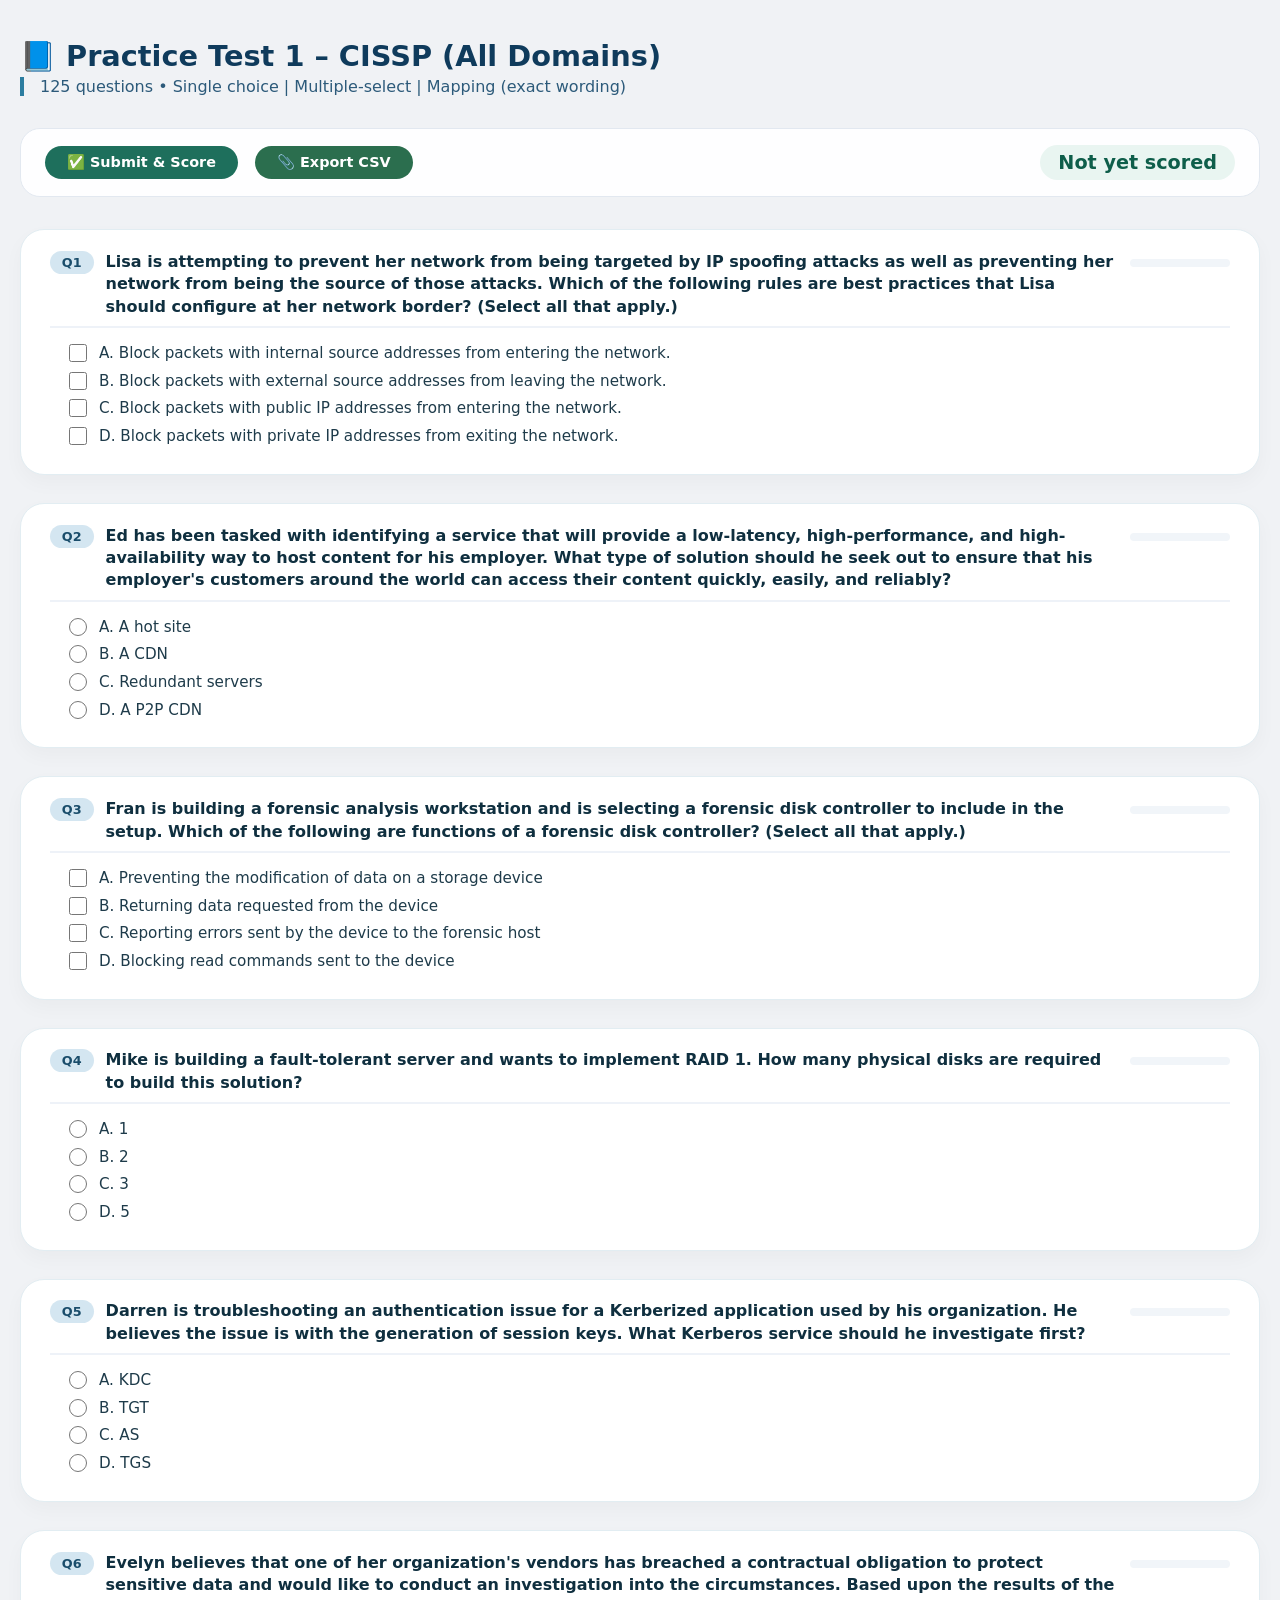
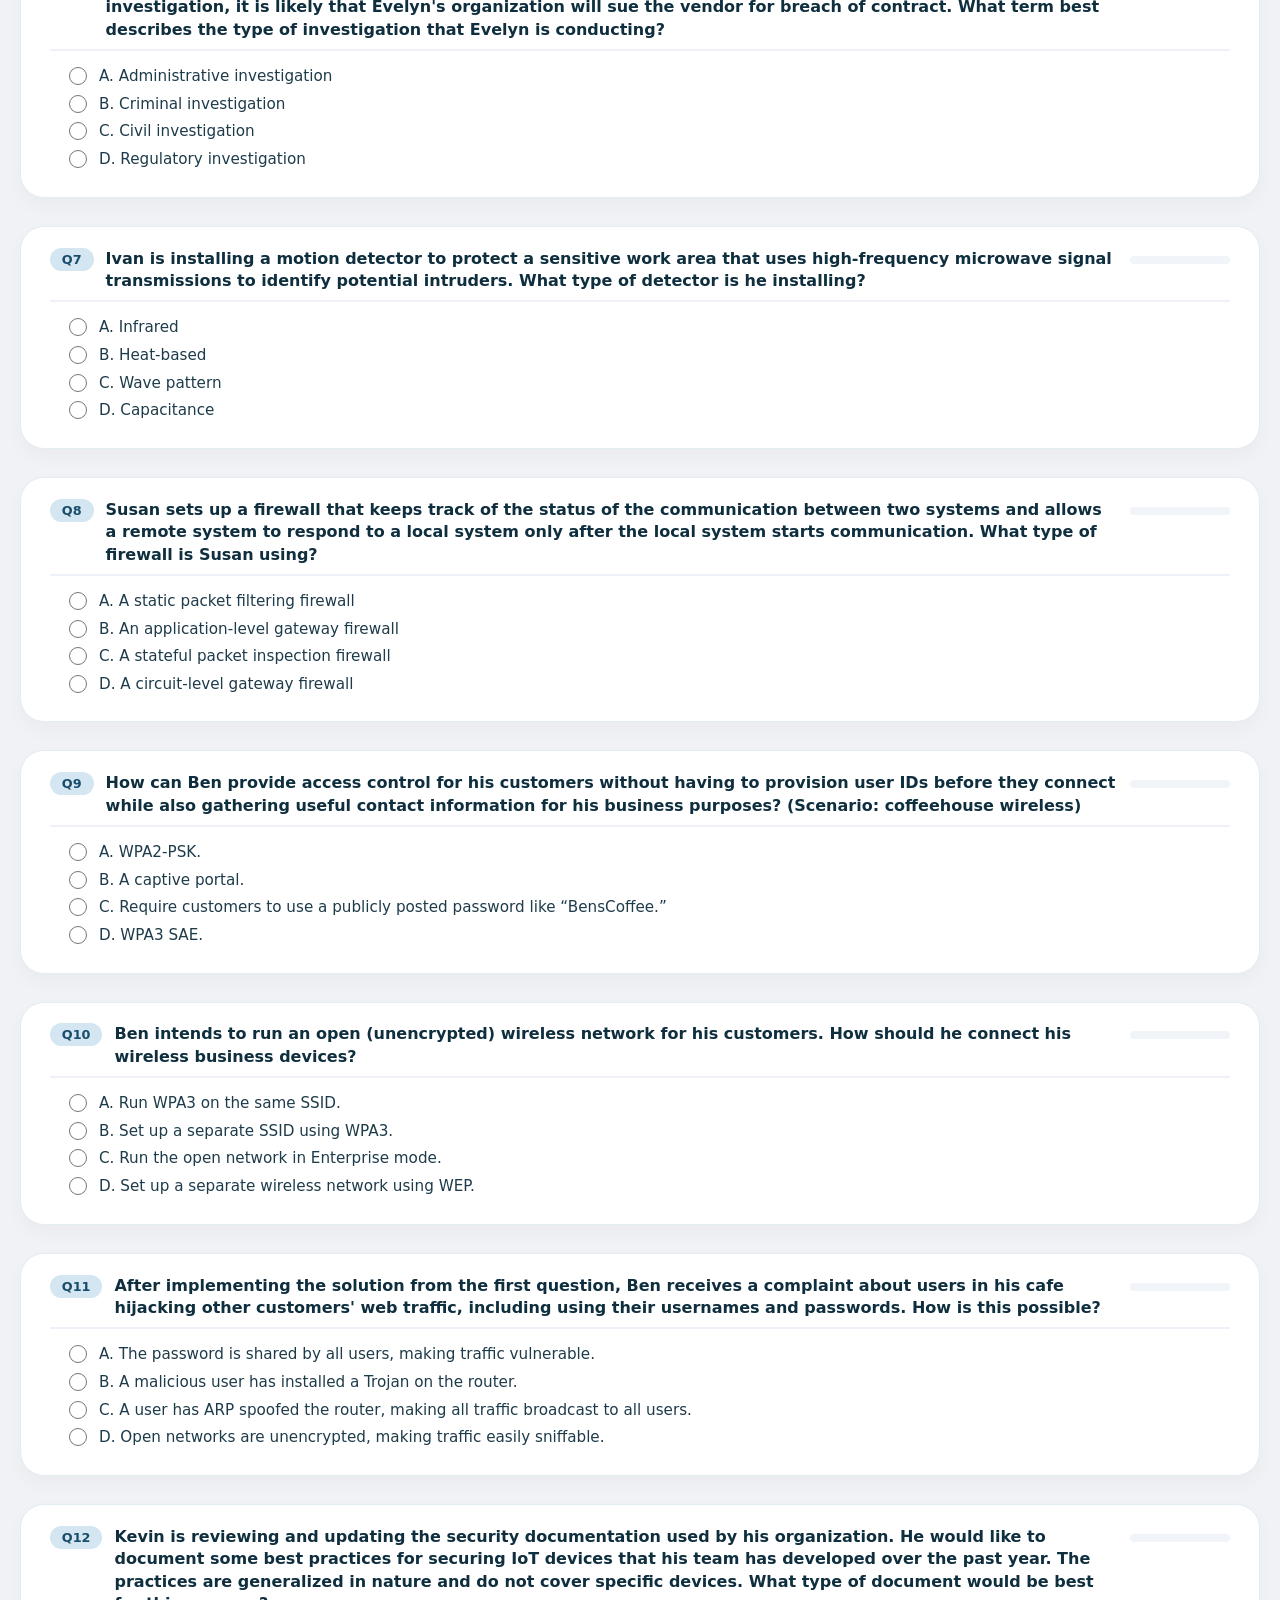
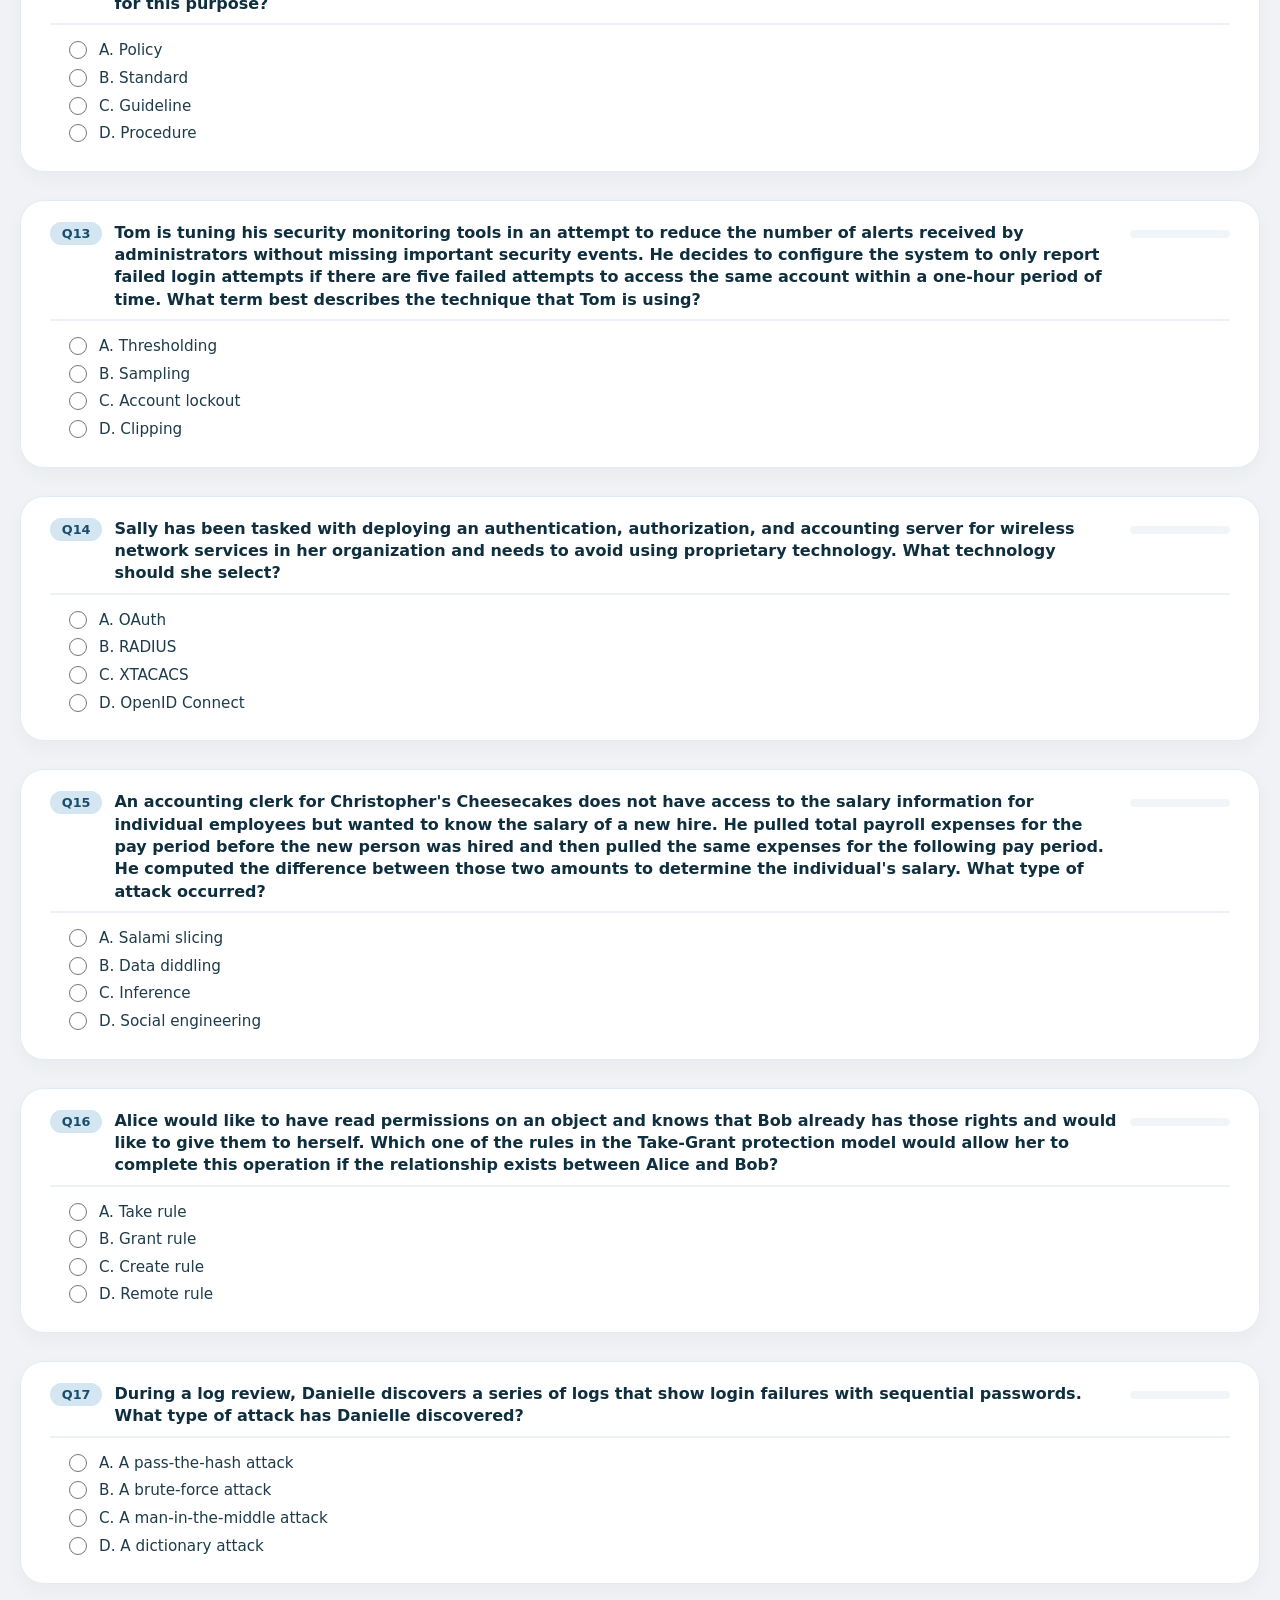
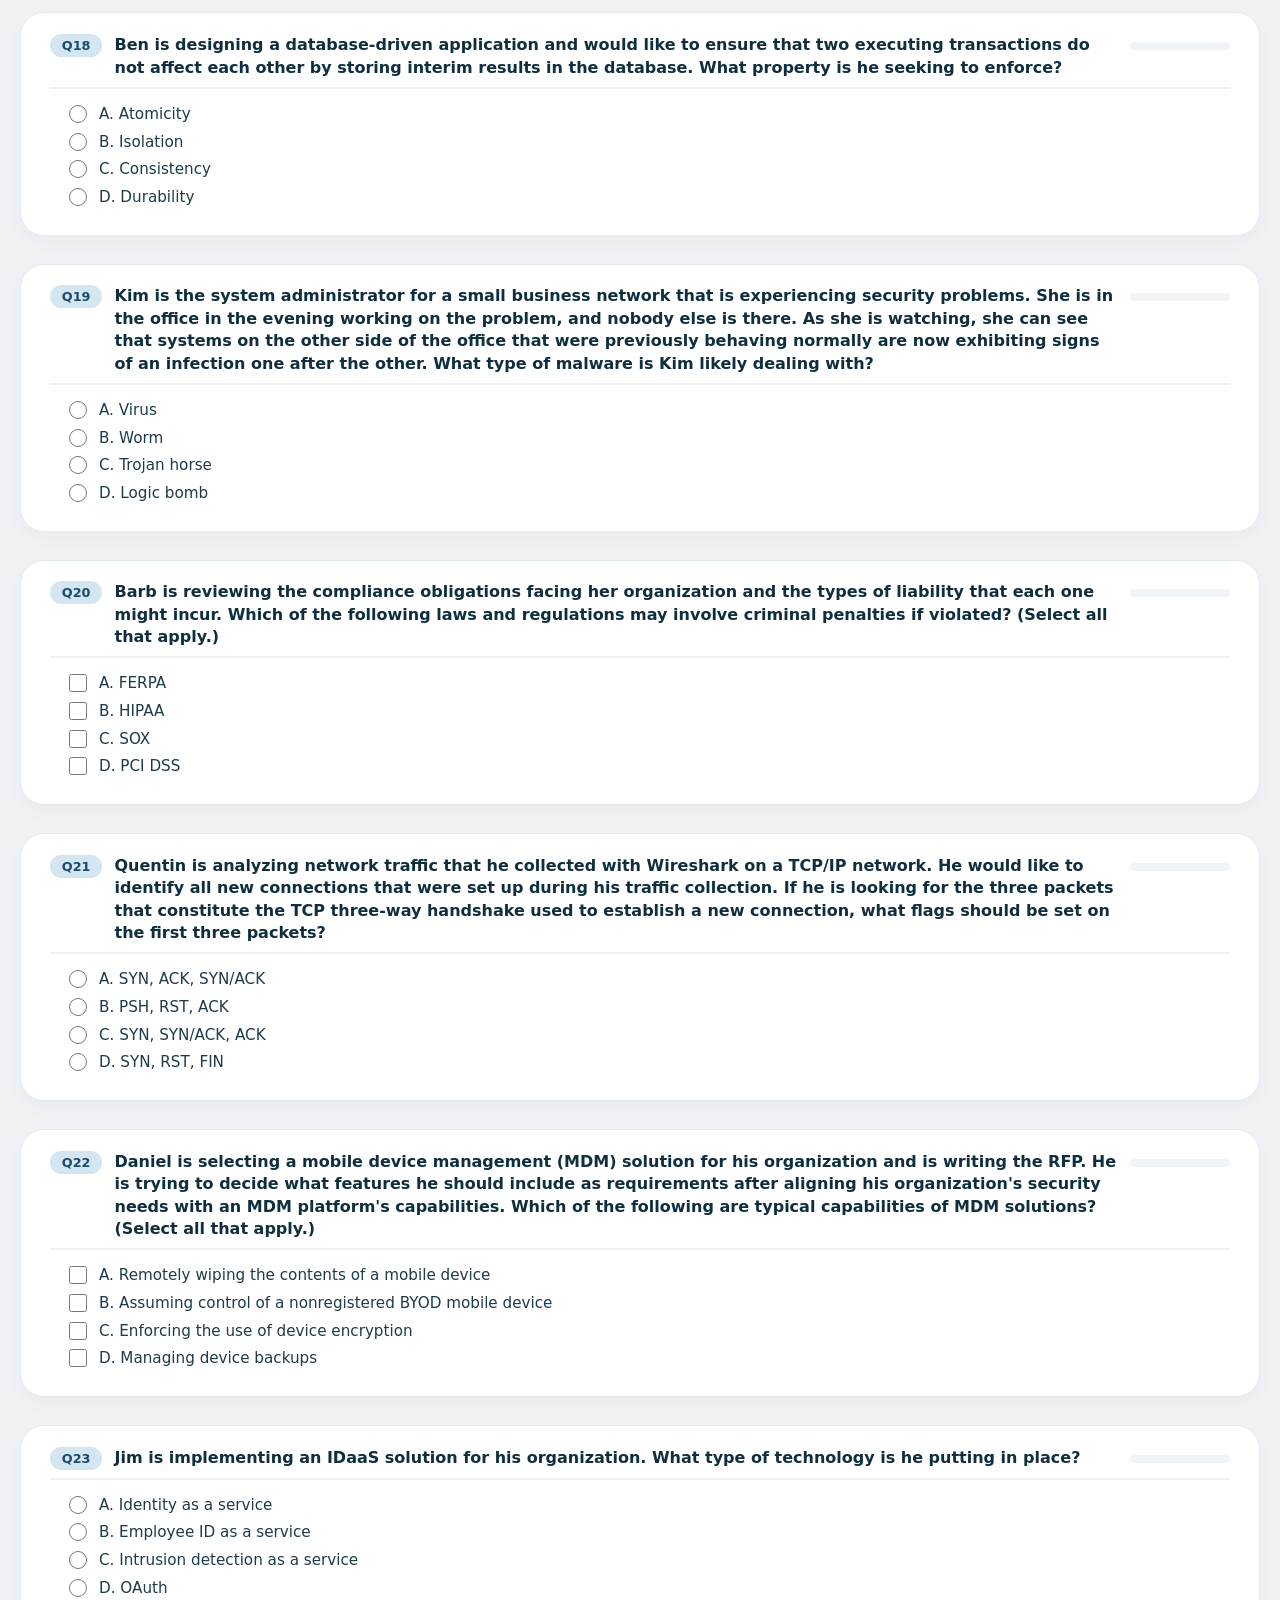
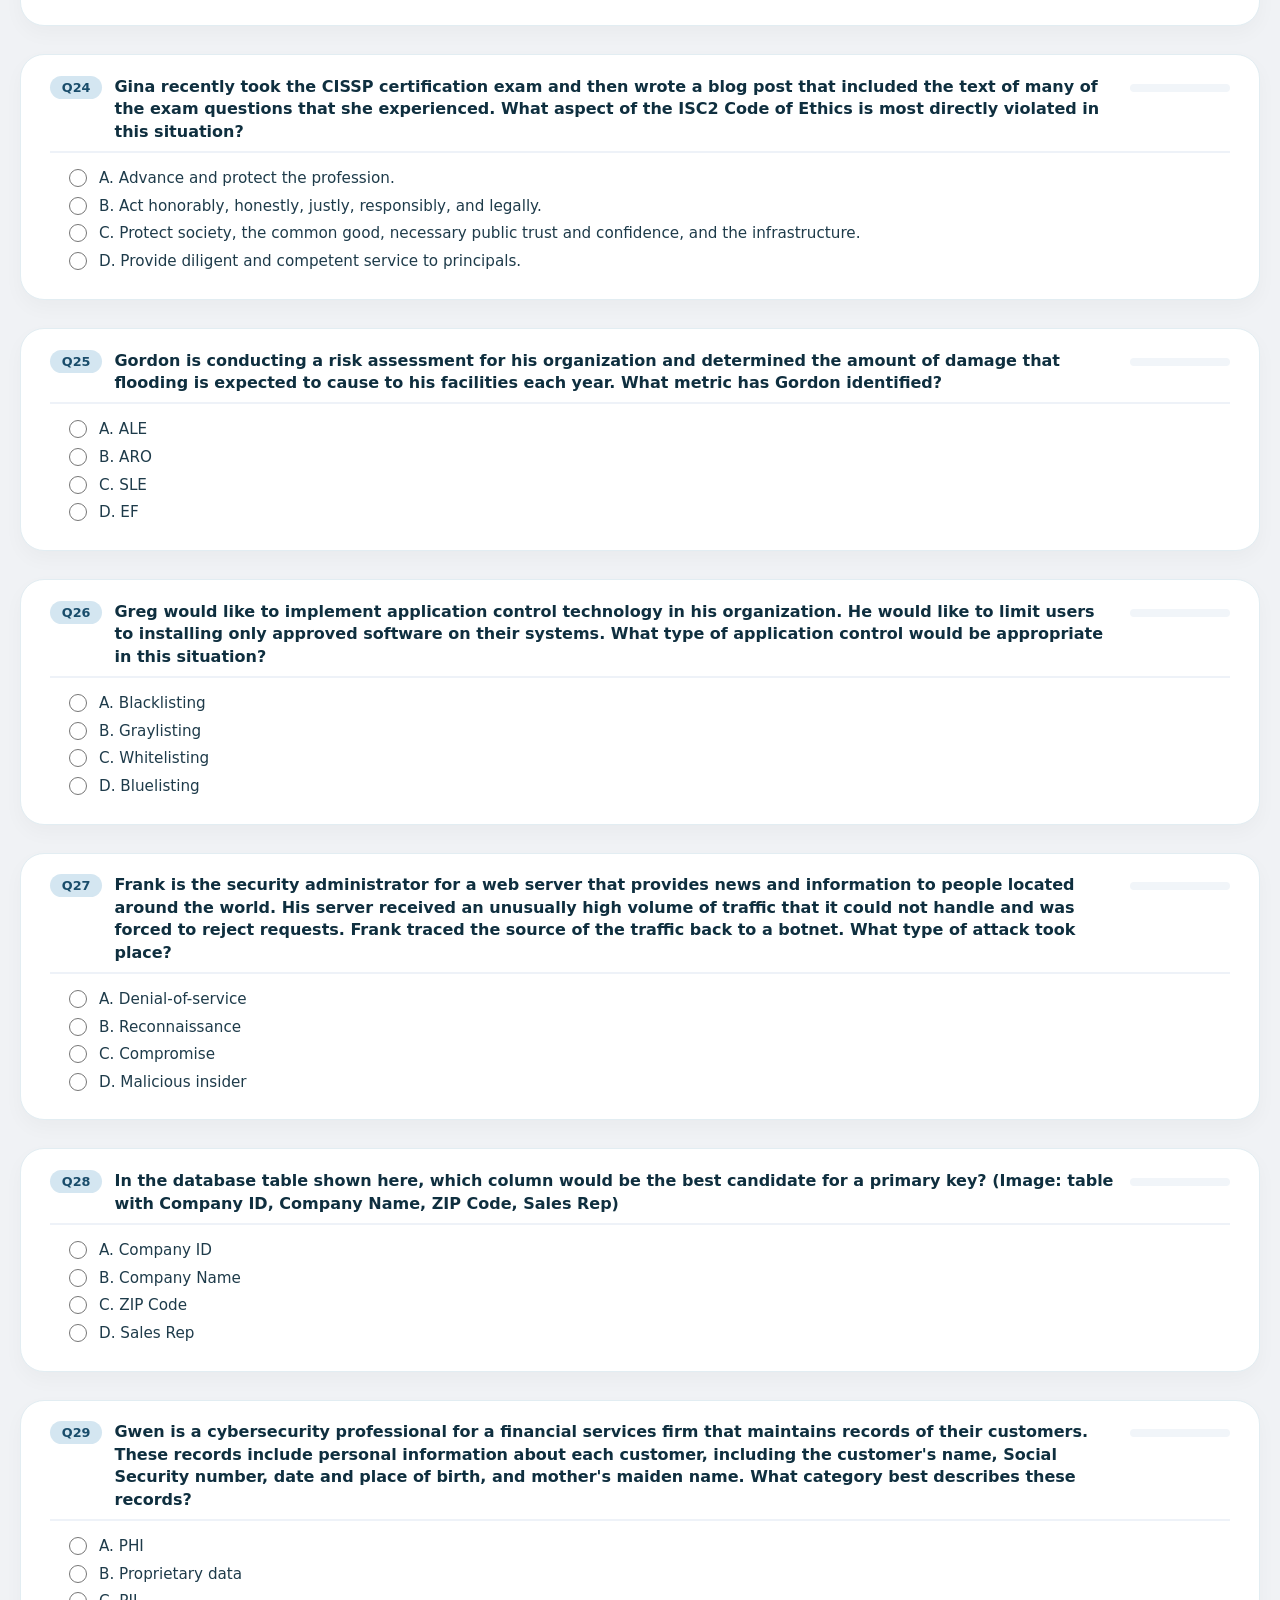
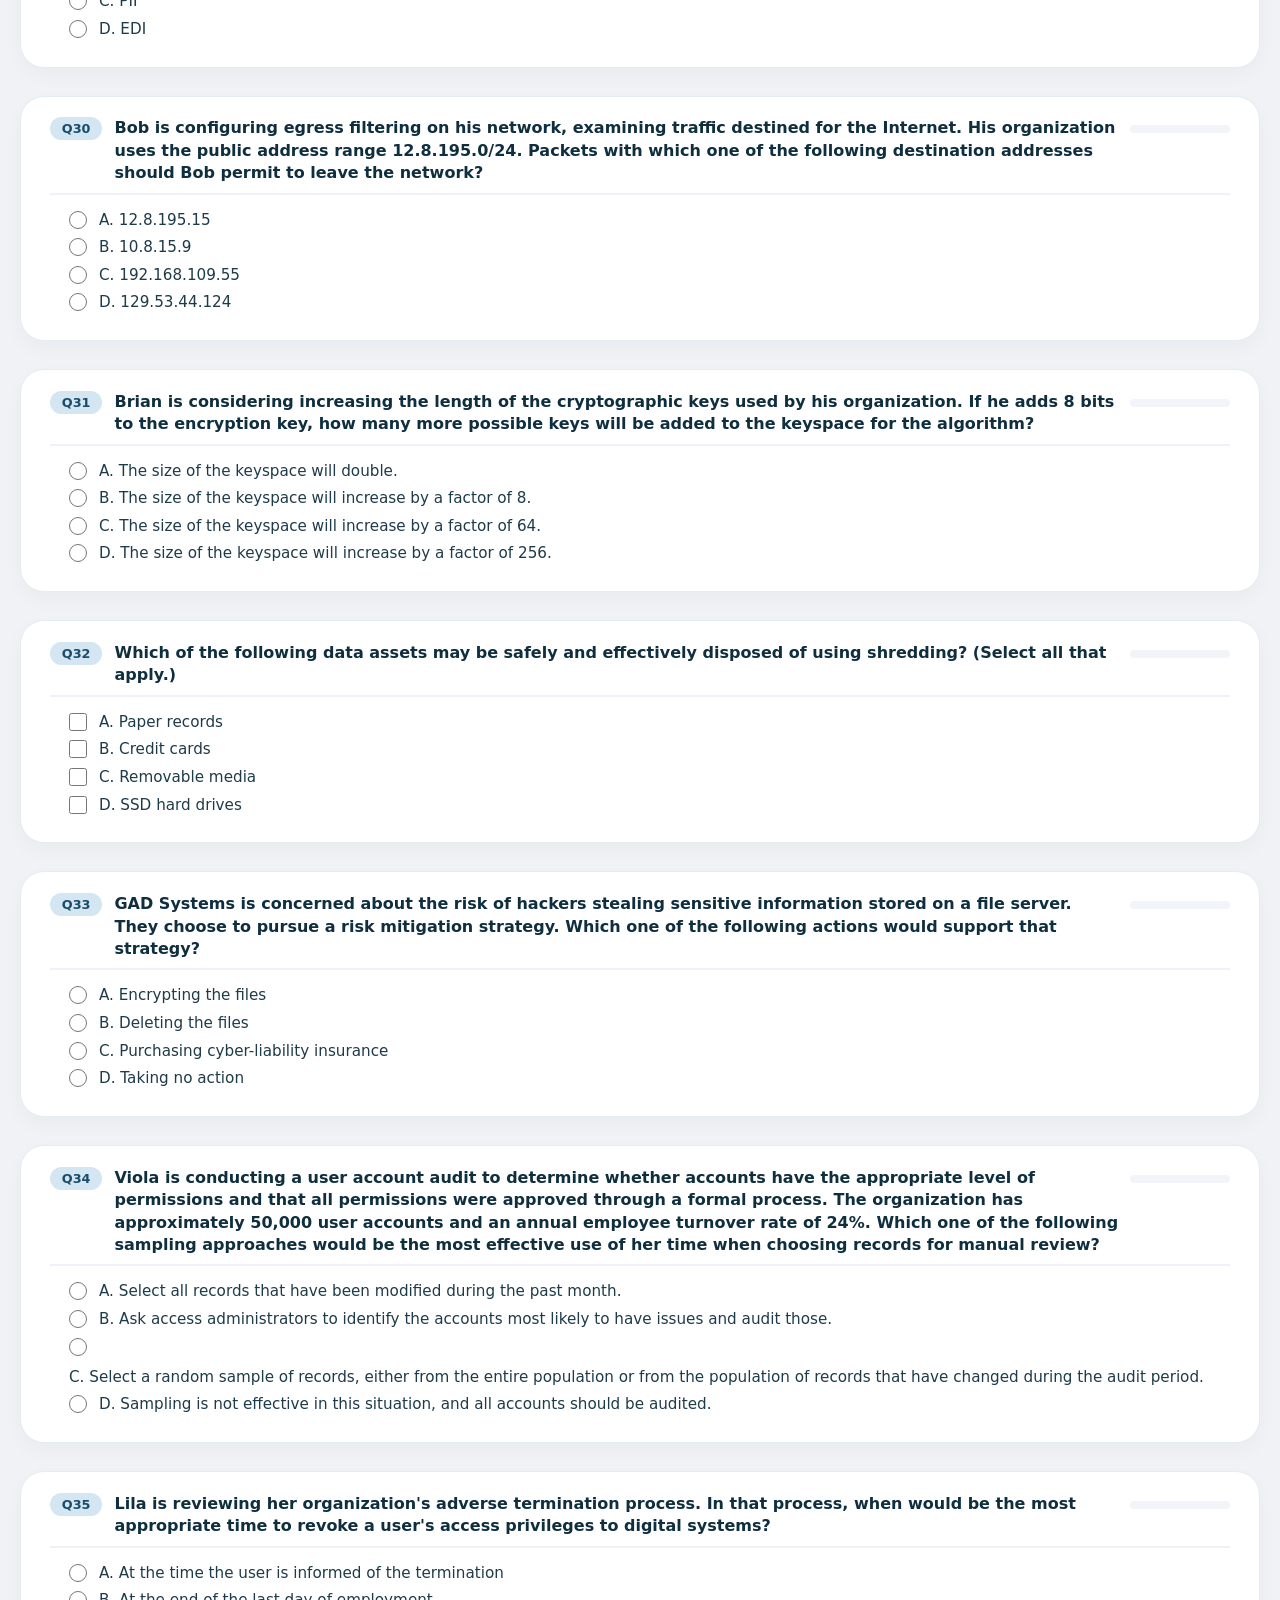
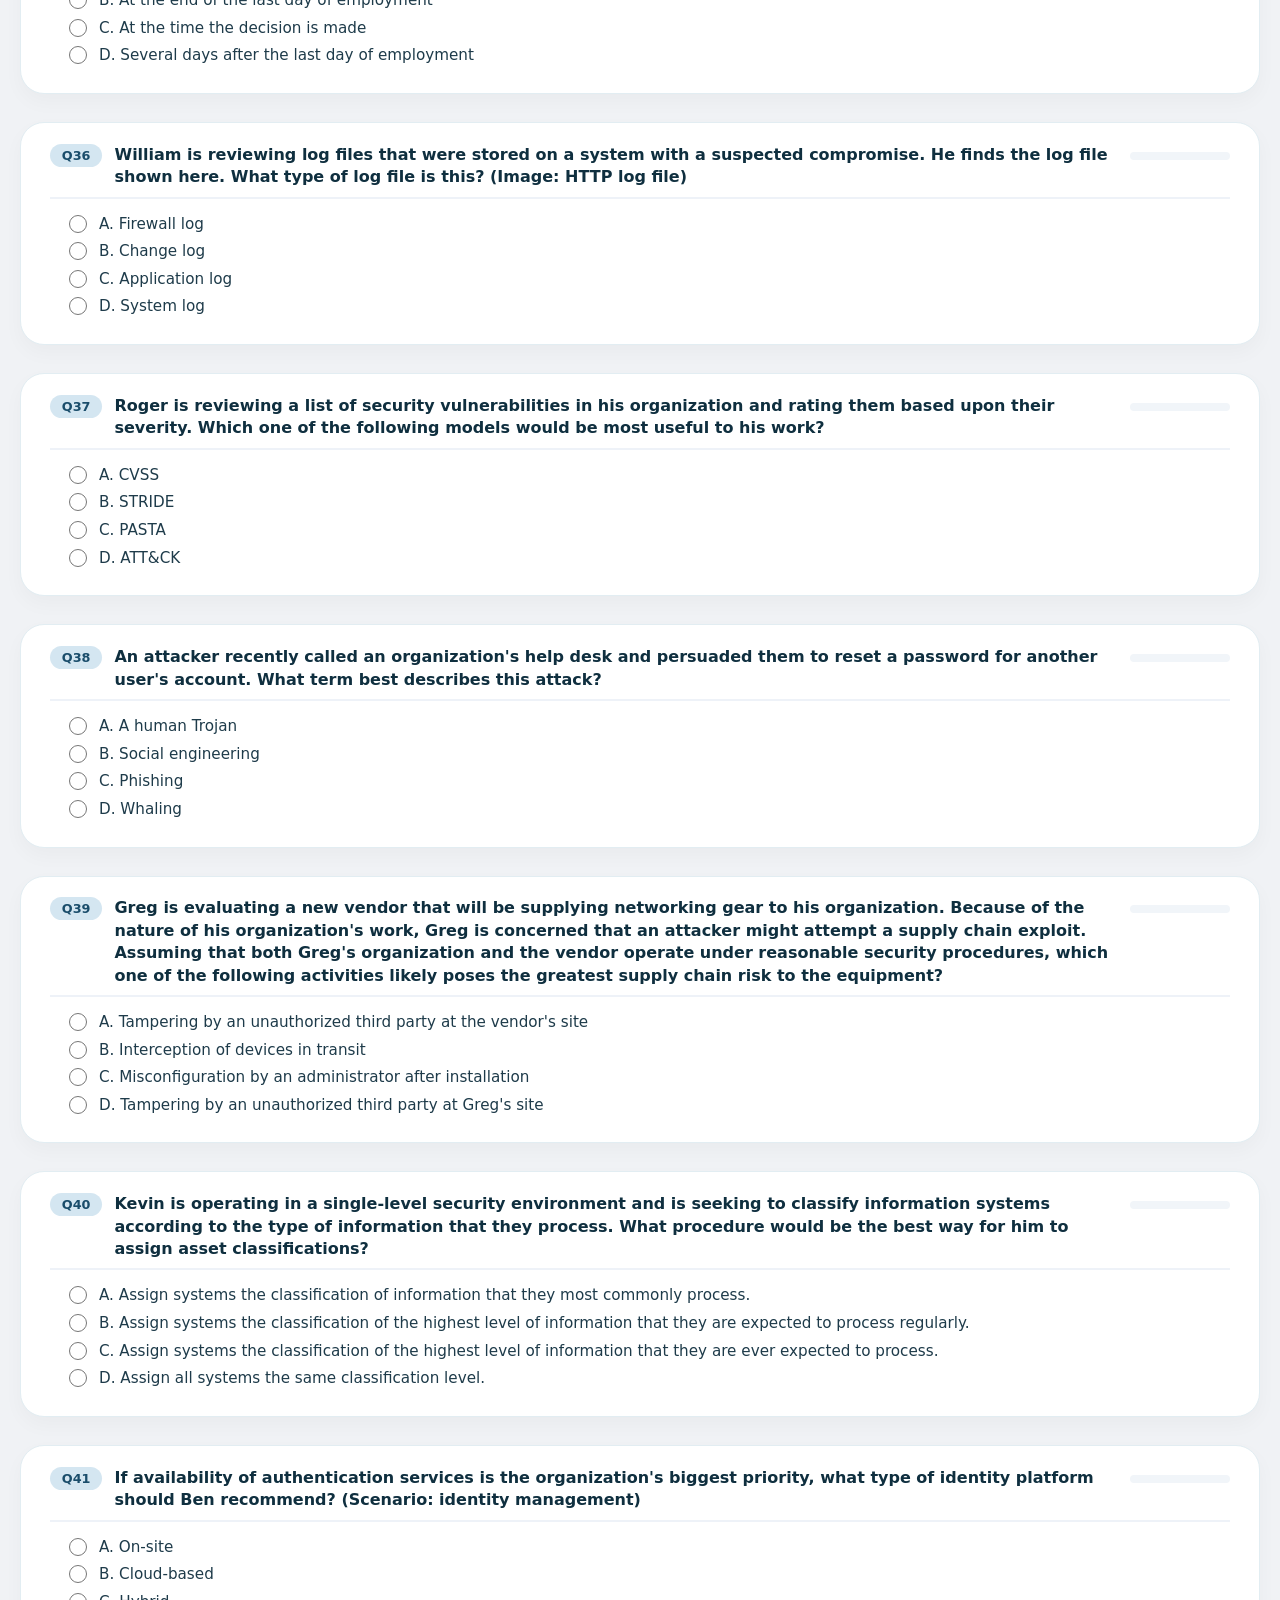
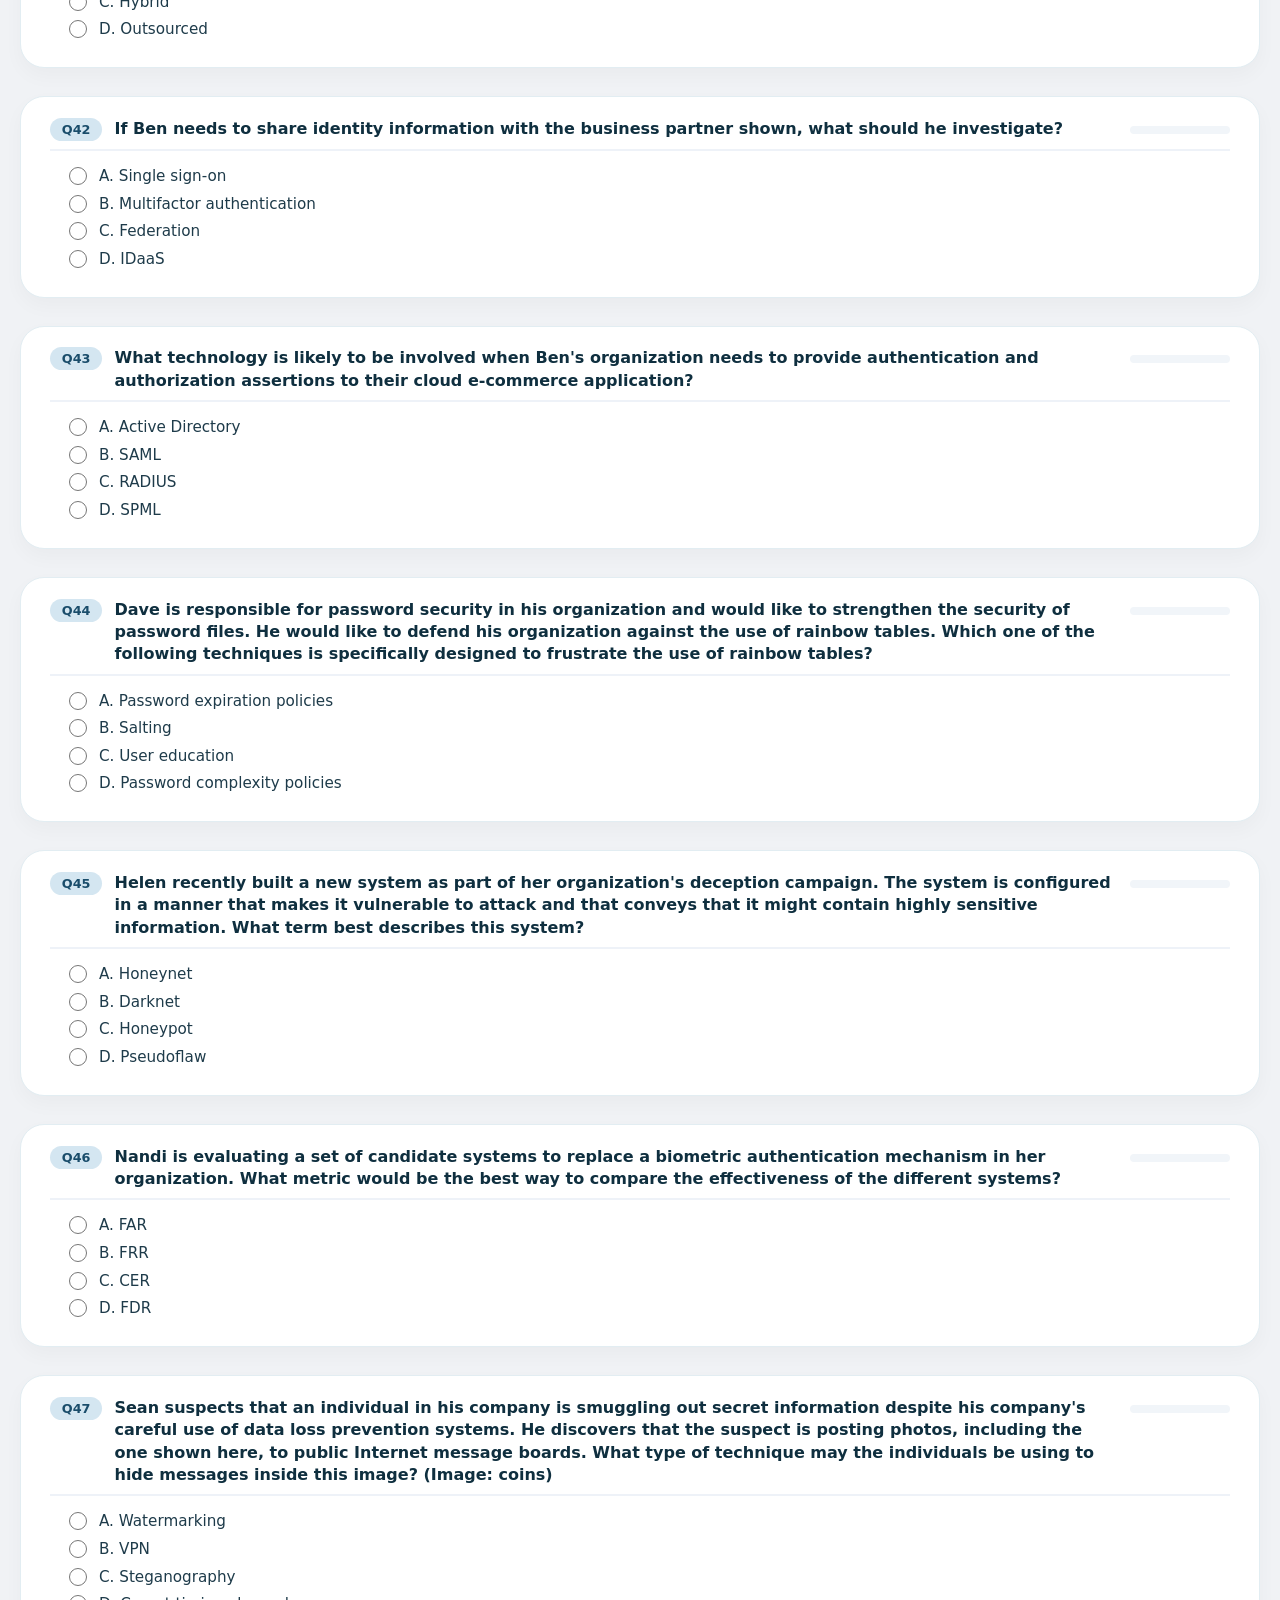
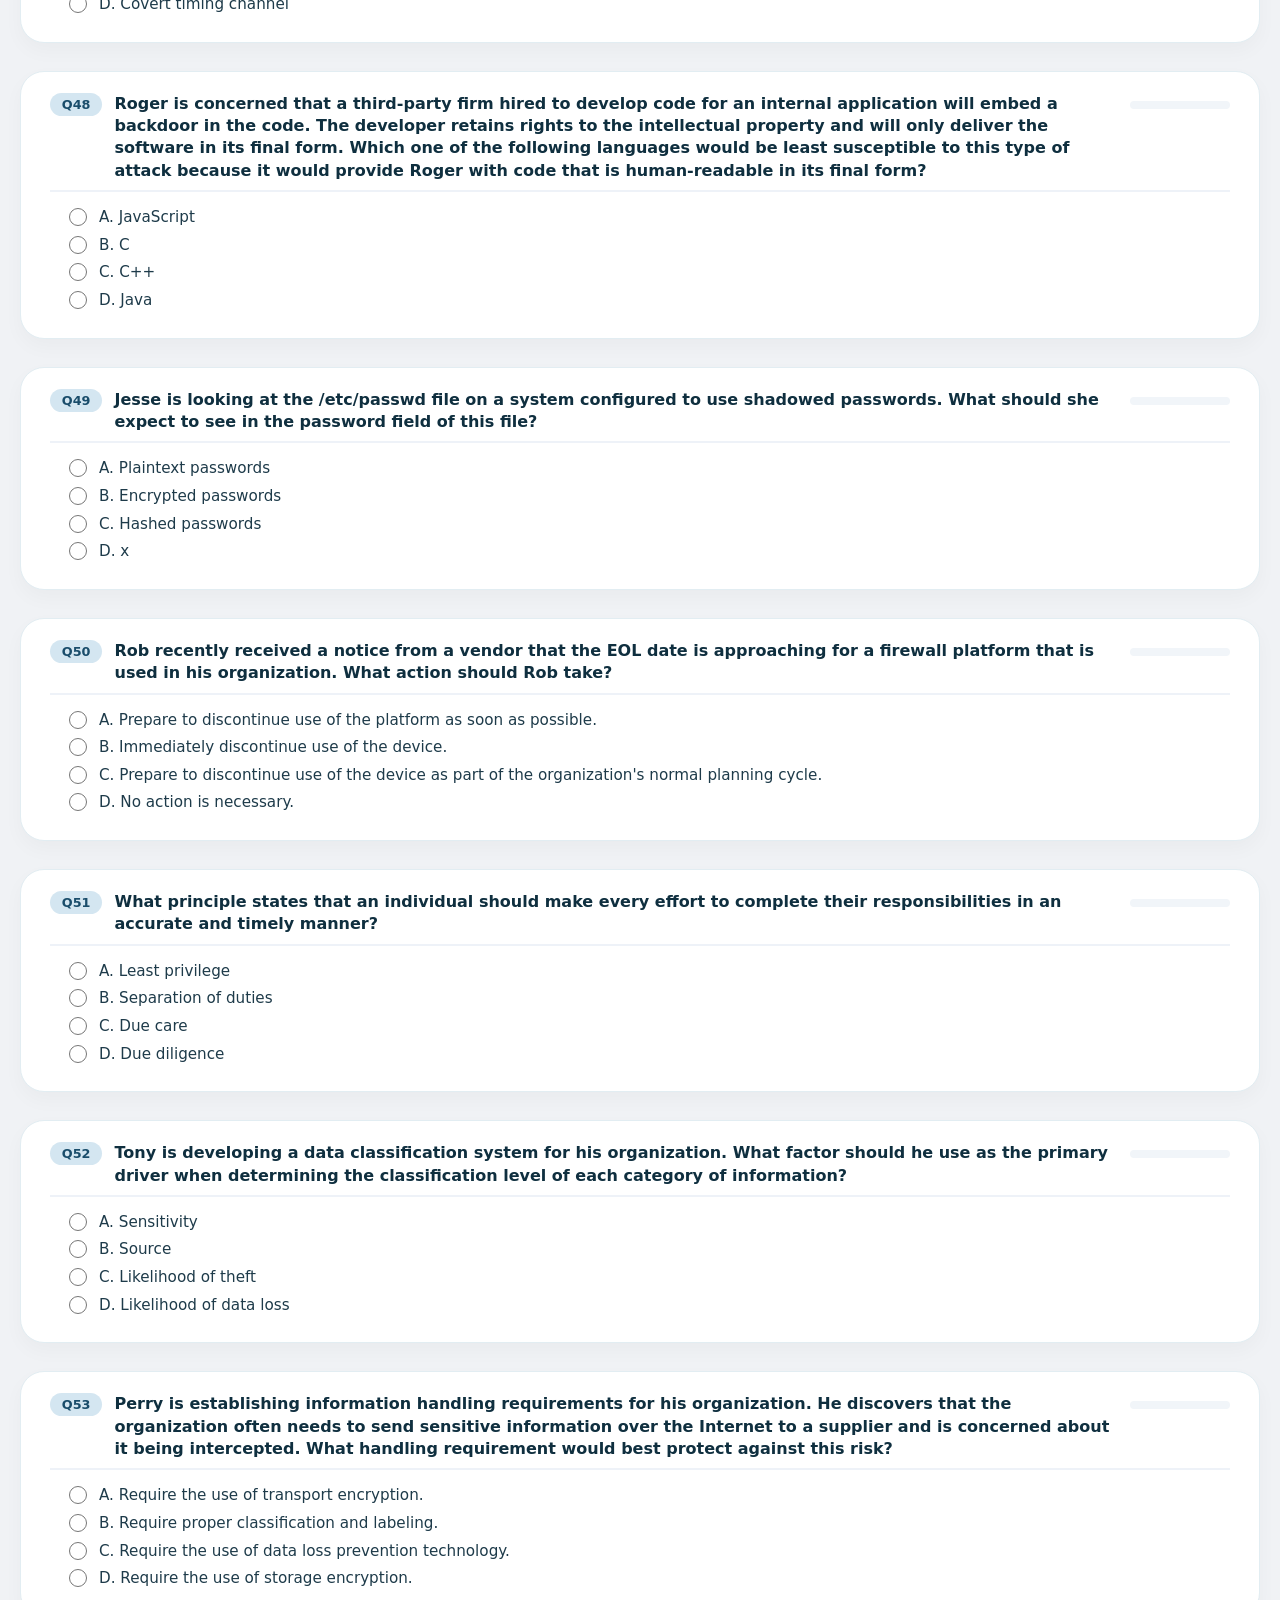
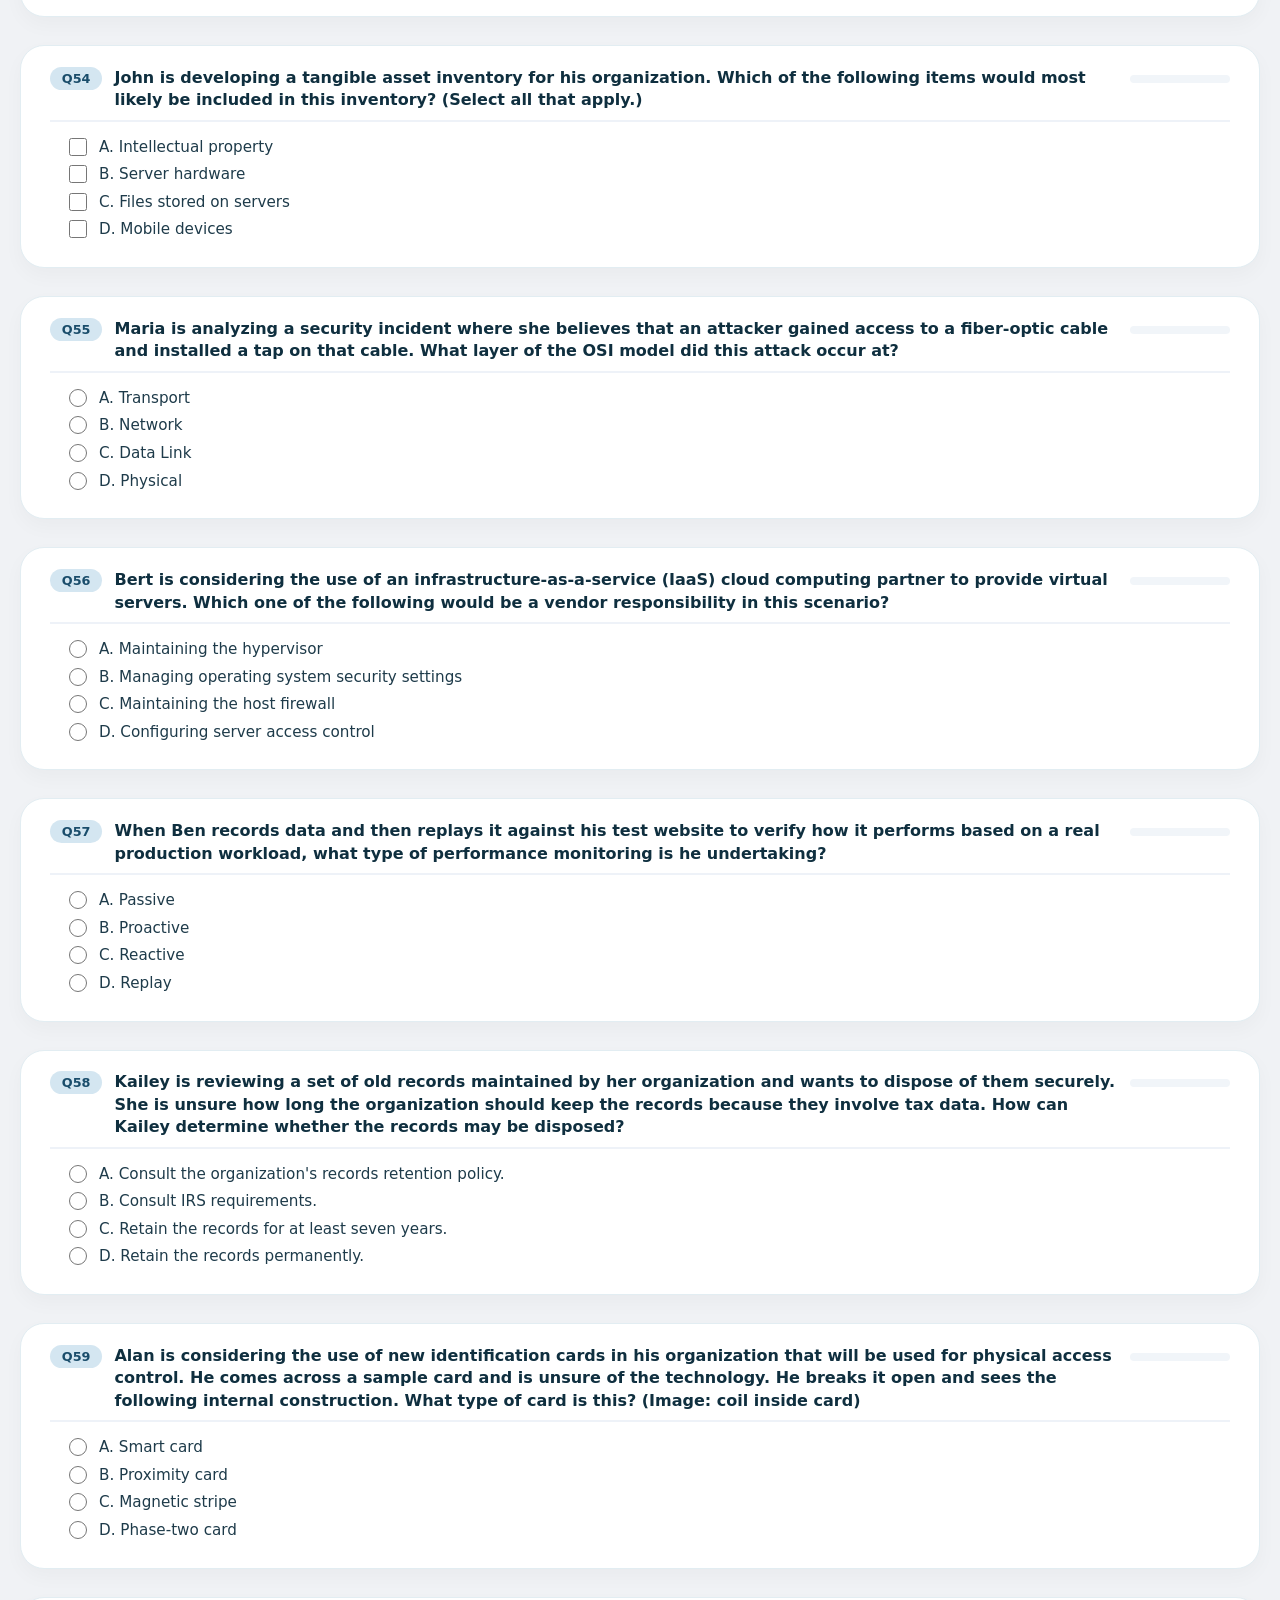
<file: isc-cissp/question-bank/isc-cissp-official-practice-tests-4th-edition/mcq/mcq-practice-test-01.html>
<!DOCTYPE html>
<html lang="en">

<head>
    <meta charset="UTF-8">
    <meta name="viewport" content="width=device-width, initial-scale=1.0, user-scalable=yes">
    <title>Practice Test 1 – CISSP (All Domains)</title>
    <style>
        * {
            box-sizing: border-box;
            font-family: system-ui, 'Segoe UI', 'Roboto', 'Helvetica Neue', sans-serif;
        }

        body {
            background: #f0f2f5;
            margin: 0;
            padding: 20px;
            color: #1e293b;
        }

        .container {
            max-width: 1400px;
            margin: 0 auto;
        }

        h1 {
            font-size: 1.8rem;
            margin-bottom: 0.25rem;
            color: #0f3b5c;
        }

        .sub {
            color: #2c5a7a;
            margin-bottom: 2rem;
            border-left: 4px solid #2c7da0;
            padding-left: 1rem;
        }

        .toolbar {
            background: white;
            border-radius: 20px;
            padding: 1rem 1.5rem;
            margin-bottom: 2rem;
            display: flex;
            flex-wrap: wrap;
            justify-content: space-between;
            align-items: center;
            gap: 15px;
            position: sticky;
            top: 10px;
            z-index: 10;
            backdrop-filter: blur(8px);
            background: rgba(255, 255, 255, 0.92);
            border: 1px solid #e2e8f0;
        }

        button {
            background: #1e6f5c;
            color: white;
            border: none;
            padding: 8px 22px;
            border-radius: 40px;
            font-weight: 600;
            font-size: 0.9rem;
            cursor: pointer;
            transition: all 0.2s;
        }

        button:hover {
            background: #0f5a49;
            transform: translateY(-1px);
        }

        .btn-export {
            background: #2b6e4e;
        }

        .score-area {
            font-size: 1.2rem;
            font-weight: 700;
            background: #e9f5f1;
            padding: 6px 18px;
            border-radius: 40px;
            color: #0e5e4a;
        }

        .questions-grid {
            display: flex;
            flex-direction: column;
            gap: 1.75rem;
        }

        .question-card {
            background: white;
            border-radius: 24px;
            padding: 1.3rem 1.8rem;
            box-shadow: 0 8px 20px rgba(0, 0, 0, 0.03);
            border: 1px solid #e2edf2;
        }

        .question-header {
            display: flex;
            gap: 12px;
            align-items: baseline;
            margin-bottom: 1rem;
            border-bottom: 2px solid #eef2f8;
            padding-bottom: 0.5rem;
        }

        .q-num {
            background: #d4e6f1;
            padding: 4px 12px;
            border-radius: 60px;
            font-weight: 700;
            font-size: 0.8rem;
            color: #1a4d6b;
        }

        .q-text {
            font-weight: 600;
            font-size: 1rem;
            line-height: 1.4;
            color: #0f2f3f;
        }

        .hashtag {
            min-width: 100px !important;
            font-size: 0.8rem;
            margin-left: auto;
            background: #f1f5f9;
            padding: 4px 12px;
            border-radius: 40px;
            font-weight: 500;
        }

        .hashtag.correct {
            background: #c8e6df;
            color: #0b5345;
        }

        .hashtag.incorrect {
            background: #f8dddd;
            color: #9b2c2c;
        }

        .hashtag.skipped {
            background: #fff3bf;
            color: #856404;
        }

        .options {
            margin: 1rem 0 0.5rem 1.2rem;
            display: flex;
            flex-direction: column;
            gap: 0.6rem;
        }

        .option {
            display: flex;
            align-items: center;
            gap: 12px;
            flex-wrap: wrap;
        }

        .option input {
            margin: 0;
            width: 18px;
            height: 18px;
            accent-color: #2c7da0;
        }

        .option label {
            font-size: 0.95rem;
            color: #1e3b4a;
        }

        .mapping-table {
            margin: 1rem 0 0.5rem 1rem;
            border-collapse: collapse;
            background: #fafdff;
            width: 100%;
            max-width: 800px;
        }

        .mapping-table td,
        .mapping-table th {
            border: 1px solid #cbdde6;
            padding: 10px 12px;
            vertical-align: middle;
        }

        .mapping-table th {
            background: #e7f0f5;
            font-weight: 600;
        }

        select {
            padding: 6px 12px;
            border-radius: 28px;
            border: 1px solid #bdd4e2;
            background: white;
            font-size: 0.9rem;
        }

        .modal {
            display: none;
            position: fixed;
            top: 0;
            left: 0;
            width: 100%;
            height: 100%;
            background: rgba(0, 0, 0, 0.5);
            z-index: 1000;
            justify-content: center;
            align-items: center;
        }

        .modal-content {
            background: white;
            border-radius: 28px;
            max-width: 95%;
            width: 1200px;
            max-height: 85%;
            overflow: auto;
            padding: 1.5rem;
            position: relative;
            box-shadow: 0 20px 35px rgba(0, 0, 0, 0.2);
        }

        .close-modal {
            position: absolute;
            top: 12px;
            right: 20px;
            font-size: 28px;
            cursor: pointer;
            color: #777;
        }

        .result-table {
            width: 100%;
            border-collapse: collapse;
            font-size: 0.8rem;
            background: white;
        }

        .result-table th,
        .result-table td {
            border: 1px solid #d4dee5;
            padding: 10px 8px;
            text-align: left;
            vertical-align: top;
        }

        .result-table th {
            background: #eef3f7;
        }

        footer {
            margin-top: 2rem;
            text-align: center;
            font-size: 0.75rem;
            color: #5b7c93;
        }

        @media (max-width: 760px) {
            .question-card {
                padding: 1rem;
            }

            .options {
                margin-left: 0.2rem;
            }
        }
    </style>
</head>

<body>
    <div class="container">
        <h1>📘 Practice Test 1 – CISSP (All Domains)</h1>
        <div class="sub">125 questions • Single choice | Multiple‑select | Mapping (exact wording)</div>

        <div class="toolbar">
            <div>
                <button id="submitBtn">✅ Submit & Score</button>
                <button id="exportBtn" class="btn-export" style="margin-left: 12px;">📎 Export CSV</button>
            </div>
            <div class="score-area" id="scoreDisplay">Not yet scored</div>
        </div>

        <div id="questionsContainer" class="questions-grid"></div>
        <footer>Practice Test — CISSP (All Domains). Hashtags appear after submission: ✅ correct / ❌ incorrect / ⚪
            skipped.</footer>
    </div>

    <div id="summaryModal" class="modal">
        <div class="modal-content">
            <span class="close-modal">&times;</span>
            <h3 id="modalTitle">Detailed Report</h3>
            <div id="modalBody"></div>
            <button id="modalExportBtn" class="btn-export" style="margin-top: 12px;">📎 Export CSV from Modal</button>
        </div>
    </div>

    <script>
        // =============================================================
        // QUESTIONS (exact wording from earlier Practice Test 1 XML)
        // 125 questions, IDs 1 to 125, matching the answer key
        // =============================================================
        const questionsData = [
            { id: 1, text: "Lisa is attempting to prevent her network from being targeted by IP spoofing attacks as well as preventing her network from being the source of those attacks. Which of the following rules are best practices that Lisa should configure at her network border? (Select all that apply.)", options: ["A. Block packets with internal source addresses from entering the network.", "B. Block packets with external source addresses from leaving the network.", "C. Block packets with public IP addresses from entering the network.", "D. Block packets with private IP addresses from exiting the network."] },
            { id: 2, text: "Ed has been tasked with identifying a service that will provide a low-latency, high-performance, and high-availability way to host content for his employer. What type of solution should he seek out to ensure that his employer's customers around the world can access their content quickly, easily, and reliably?", options: ["A. A hot site", "B. A CDN", "C. Redundant servers", "D. A P2P CDN"] },
            { id: 3, text: "Fran is building a forensic analysis workstation and is selecting a forensic disk controller to include in the setup. Which of the following are functions of a forensic disk controller? (Select all that apply.)", options: ["A. Preventing the modification of data on a storage device", "B. Returning data requested from the device", "C. Reporting errors sent by the device to the forensic host", "D. Blocking read commands sent to the device"] },
            { id: 4, text: "Mike is building a fault-tolerant server and wants to implement RAID 1. How many physical disks are required to build this solution?", options: ["A. 1", "B. 2", "C. 3", "D. 5"] },
            { id: 5, text: "Darren is troubleshooting an authentication issue for a Kerberized application used by his organization. He believes the issue is with the generation of session keys. What Kerberos service should he investigate first?", options: ["A. KDC", "B. TGT", "C. AS", "D. TGS"] },
            { id: 6, text: "Evelyn believes that one of her organization's vendors has breached a contractual obligation to protect sensitive data and would like to conduct an investigation into the circumstances. Based upon the results of the investigation, it is likely that Evelyn's organization will sue the vendor for breach of contract. What term best describes the type of investigation that Evelyn is conducting?", options: ["A. Administrative investigation", "B. Criminal investigation", "C. Civil investigation", "D. Regulatory investigation"] },
            { id: 7, text: "Ivan is installing a motion detector to protect a sensitive work area that uses high-frequency microwave signal transmissions to identify potential intruders. What type of detector is he installing?", options: ["A. Infrared", "B. Heat-based", "C. Wave pattern", "D. Capacitance"] },
            { id: 8, text: "Susan sets up a firewall that keeps track of the status of the communication between two systems and allows a remote system to respond to a local system only after the local system starts communication. What type of firewall is Susan using?", options: ["A. A static packet filtering firewall", "B. An application-level gateway firewall", "C. A stateful packet inspection firewall", "D. A circuit-level gateway firewall"] },
            { id: 9, text: "How can Ben provide access control for his customers without having to provision user IDs before they connect while also gathering useful contact information for his business purposes? (Scenario: coffeehouse wireless)", options: ["A. WPA2-PSK.", "B. A captive portal.", "C. Require customers to use a publicly posted password like “BensCoffee.”", "D. WPA3 SAE."] },
            { id: 10, text: "Ben intends to run an open (unencrypted) wireless network for his customers. How should he connect his wireless business devices?", options: ["A. Run WPA3 on the same SSID.", "B. Set up a separate SSID using WPA3.", "C. Run the open network in Enterprise mode.", "D. Set up a separate wireless network using WEP."] },
            { id: 11, text: "After implementing the solution from the first question, Ben receives a complaint about users in his cafe hijacking other customers' web traffic, including using their usernames and passwords. How is this possible?", options: ["A. The password is shared by all users, making traffic vulnerable.", "B. A malicious user has installed a Trojan on the router.", "C. A user has ARP spoofed the router, making all traffic broadcast to all users.", "D. Open networks are unencrypted, making traffic easily sniffable."] },
            { id: 12, text: "Kevin is reviewing and updating the security documentation used by his organization. He would like to document some best practices for securing IoT devices that his team has developed over the past year. The practices are generalized in nature and do not cover specific devices. What type of document would be best for this purpose?", options: ["A. Policy", "B. Standard", "C. Guideline", "D. Procedure"] },
            { id: 13, text: "Tom is tuning his security monitoring tools in an attempt to reduce the number of alerts received by administrators without missing important security events. He decides to configure the system to only report failed login attempts if there are five failed attempts to access the same account within a one-hour period of time. What term best describes the technique that Tom is using?", options: ["A. Thresholding", "B. Sampling", "C. Account lockout", "D. Clipping"] },
            { id: 14, text: "Sally has been tasked with deploying an authentication, authorization, and accounting server for wireless network services in her organization and needs to avoid using proprietary technology. What technology should she select?", options: ["A. OAuth", "B. RADIUS", "C. XTACACS", "D. OpenID Connect"] },
            { id: 15, text: "An accounting clerk for Christopher's Cheesecakes does not have access to the salary information for individual employees but wanted to know the salary of a new hire. He pulled total payroll expenses for the pay period before the new person was hired and then pulled the same expenses for the following pay period. He computed the difference between those two amounts to determine the individual's salary. What type of attack occurred?", options: ["A. Salami slicing", "B. Data diddling", "C. Inference", "D. Social engineering"] },
            { id: 16, text: "Alice would like to have read permissions on an object and knows that Bob already has those rights and would like to give them to herself. Which one of the rules in the Take-Grant protection model would allow her to complete this operation if the relationship exists between Alice and Bob?", options: ["A. Take rule", "B. Grant rule", "C. Create rule", "D. Remote rule"] },
            { id: 17, text: "During a log review, Danielle discovers a series of logs that show login failures with sequential passwords. What type of attack has Danielle discovered?", options: ["A. A pass-the-hash attack", "B. A brute-force attack", "C. A man-in-the-middle attack", "D. A dictionary attack"] },
            { id: 18, text: "Ben is designing a database-driven application and would like to ensure that two executing transactions do not affect each other by storing interim results in the database. What property is he seeking to enforce?", options: ["A. Atomicity", "B. Isolation", "C. Consistency", "D. Durability"] },
            { id: 19, text: "Kim is the system administrator for a small business network that is experiencing security problems. She is in the office in the evening working on the problem, and nobody else is there. As she is watching, she can see that systems on the other side of the office that were previously behaving normally are now exhibiting signs of an infection one after the other. What type of malware is Kim likely dealing with?", options: ["A. Virus", "B. Worm", "C. Trojan horse", "D. Logic bomb"] },
            { id: 20, text: "Barb is reviewing the compliance obligations facing her organization and the types of liability that each one might incur. Which of the following laws and regulations may involve criminal penalties if violated? (Select all that apply.)", options: ["A. FERPA", "B. HIPAA", "C. SOX", "D. PCI DSS"] },
            { id: 21, text: "Quentin is analyzing network traffic that he collected with Wireshark on a TCP/IP network. He would like to identify all new connections that were set up during his traffic collection. If he is looking for the three packets that constitute the TCP three-way handshake used to establish a new connection, what flags should be set on the first three packets?", options: ["A. SYN, ACK, SYN/ACK", "B. PSH, RST, ACK", "C. SYN, SYN/ACK, ACK", "D. SYN, RST, FIN"] },
            { id: 22, text: "Daniel is selecting a mobile device management (MDM) solution for his organization and is writing the RFP. He is trying to decide what features he should include as requirements after aligning his organization's security needs with an MDM platform's capabilities. Which of the following are typical capabilities of MDM solutions? (Select all that apply.)", options: ["A. Remotely wiping the contents of a mobile device", "B. Assuming control of a nonregistered BYOD mobile device", "C. Enforcing the use of device encryption", "D. Managing device backups"] },
            { id: 23, text: "Jim is implementing an IDaaS solution for his organization. What type of technology is he putting in place?", options: ["A. Identity as a service", "B. Employee ID as a service", "C. Intrusion detection as a service", "D. OAuth"] },
            { id: 24, text: "Gina recently took the CISSP certification exam and then wrote a blog post that included the text of many of the exam questions that she experienced. What aspect of the ISC2 Code of Ethics is most directly violated in this situation?", options: ["A. Advance and protect the profession.", "B. Act honorably, honestly, justly, responsibly, and legally.", "C. Protect society, the common good, necessary public trust and confidence, and the infrastructure.", "D. Provide diligent and competent service to principals."] },
            { id: 25, text: "Gordon is conducting a risk assessment for his organization and determined the amount of damage that flooding is expected to cause to his facilities each year. What metric has Gordon identified?", options: ["A. ALE", "B. ARO", "C. SLE", "D. EF"] },
            { id: 26, text: "Greg would like to implement application control technology in his organization. He would like to limit users to installing only approved software on their systems. What type of application control would be appropriate in this situation?", options: ["A. Blacklisting", "B. Graylisting", "C. Whitelisting", "D. Bluelisting"] },
            { id: 27, text: "Frank is the security administrator for a web server that provides news and information to people located around the world. His server received an unusually high volume of traffic that it could not handle and was forced to reject requests. Frank traced the source of the traffic back to a botnet. What type of attack took place?", options: ["A. Denial-of-service", "B. Reconnaissance", "C. Compromise", "D. Malicious insider"] },
            { id: 28, text: "In the database table shown here, which column would be the best candidate for a primary key? (Image: table with Company ID, Company Name, ZIP Code, Sales Rep)", options: ["A. Company ID", "B. Company Name", "C. ZIP Code", "D. Sales Rep"] },
            { id: 29, text: "Gwen is a cybersecurity professional for a financial services firm that maintains records of their customers. These records include personal information about each customer, including the customer's name, Social Security number, date and place of birth, and mother's maiden name. What category best describes these records?", options: ["A. PHI", "B. Proprietary data", "C. PII", "D. EDI"] },
            { id: 30, text: "Bob is configuring egress filtering on his network, examining traffic destined for the Internet. His organization uses the public address range 12.8.195.0/24. Packets with which one of the following destination addresses should Bob permit to leave the network?", options: ["A. 12.8.195.15", "B. 10.8.15.9", "C. 192.168.109.55", "D. 129.53.44.124"] },
            { id: 31, text: "Brian is considering increasing the length of the cryptographic keys used by his organization. If he adds 8 bits to the encryption key, how many more possible keys will be added to the keyspace for the algorithm?", options: ["A. The size of the keyspace will double.", "B. The size of the keyspace will increase by a factor of 8.", "C. The size of the keyspace will increase by a factor of 64.", "D. The size of the keyspace will increase by a factor of 256."] },
            { id: 32, text: "Which of the following data assets may be safely and effectively disposed of using shredding? (Select all that apply.)", options: ["A. Paper records", "B. Credit cards", "C. Removable media", "D. SSD hard drives"] },
            { id: 33, text: "GAD Systems is concerned about the risk of hackers stealing sensitive information stored on a file server. They choose to pursue a risk mitigation strategy. Which one of the following actions would support that strategy?", options: ["A. Encrypting the files", "B. Deleting the files", "C. Purchasing cyber-liability insurance", "D. Taking no action"] },
            { id: 34, text: "Viola is conducting a user account audit to determine whether accounts have the appropriate level of permissions and that all permissions were approved through a formal process. The organization has approximately 50,000 user accounts and an annual employee turnover rate of 24%. Which one of the following sampling approaches would be the most effective use of her time when choosing records for manual review?", options: ["A. Select all records that have been modified during the past month.", "B. Ask access administrators to identify the accounts most likely to have issues and audit those.", "C. Select a random sample of records, either from the entire population or from the population of records that have changed during the audit period.", "D. Sampling is not effective in this situation, and all accounts should be audited."] },
            { id: 35, text: "Lila is reviewing her organization's adverse termination process. In that process, when would be the most appropriate time to revoke a user's access privileges to digital systems?", options: ["A. At the time the user is informed of the termination", "B. At the end of the last day of employment", "C. At the time the decision is made", "D. Several days after the last day of employment"] },
            { id: 36, text: "William is reviewing log files that were stored on a system with a suspected compromise. He finds the log file shown here. What type of log file is this? (Image: HTTP log file)", options: ["A. Firewall log", "B. Change log", "C. Application log", "D. System log"] },
            { id: 37, text: "Roger is reviewing a list of security vulnerabilities in his organization and rating them based upon their severity. Which one of the following models would be most useful to his work?", options: ["A. CVSS", "B. STRIDE", "C. PASTA", "D. ATT&CK"] },
            { id: 38, text: "An attacker recently called an organization's help desk and persuaded them to reset a password for another user's account. What term best describes this attack?", options: ["A. A human Trojan", "B. Social engineering", "C. Phishing", "D. Whaling"] },
            { id: 39, text: "Greg is evaluating a new vendor that will be supplying networking gear to his organization. Because of the nature of his organization's work, Greg is concerned that an attacker might attempt a supply chain exploit. Assuming that both Greg's organization and the vendor operate under reasonable security procedures, which one of the following activities likely poses the greatest supply chain risk to the equipment?", options: ["A. Tampering by an unauthorized third party at the vendor's site", "B. Interception of devices in transit", "C. Misconfiguration by an administrator after installation", "D. Tampering by an unauthorized third party at Greg's site"] },
            { id: 40, text: "Kevin is operating in a single-level security environment and is seeking to classify information systems according to the type of information that they process. What procedure would be the best way for him to assign asset classifications?", options: ["A. Assign systems the classification of information that they most commonly process.", "B. Assign systems the classification of the highest level of information that they are expected to process regularly.", "C. Assign systems the classification of the highest level of information that they are ever expected to process.", "D. Assign all systems the same classification level."] },
            { id: 41, text: "If availability of authentication services is the organization's biggest priority, what type of identity platform should Ben recommend? (Scenario: identity management)", options: ["A. On-site", "B. Cloud-based", "C. Hybrid", "D. Outsourced"] },
            { id: 42, text: "If Ben needs to share identity information with the business partner shown, what should he investigate?", options: ["A. Single sign-on", "B. Multifactor authentication", "C. Federation", "D. IDaaS"] },
            { id: 43, text: "What technology is likely to be involved when Ben's organization needs to provide authentication and authorization assertions to their cloud e-commerce application?", options: ["A. Active Directory", "B. SAML", "C. RADIUS", "D. SPML"] },
            { id: 44, text: "Dave is responsible for password security in his organization and would like to strengthen the security of password files. He would like to defend his organization against the use of rainbow tables. Which one of the following techniques is specifically designed to frustrate the use of rainbow tables?", options: ["A. Password expiration policies", "B. Salting", "C. User education", "D. Password complexity policies"] },
            { id: 45, text: "Helen recently built a new system as part of her organization's deception campaign. The system is configured in a manner that makes it vulnerable to attack and that conveys that it might contain highly sensitive information. What term best describes this system?", options: ["A. Honeynet", "B. Darknet", "C. Honeypot", "D. Pseudoflaw"] },
            { id: 46, text: "Nandi is evaluating a set of candidate systems to replace a biometric authentication mechanism in her organization. What metric would be the best way to compare the effectiveness of the different systems?", options: ["A. FAR", "B. FRR", "C. CER", "D. FDR"] },
            { id: 47, text: "Sean suspects that an individual in his company is smuggling out secret information despite his company's careful use of data loss prevention systems. He discovers that the suspect is posting photos, including the one shown here, to public Internet message boards. What type of technique may the individuals be using to hide messages inside this image? (Image: coins)", options: ["A. Watermarking", "B. VPN", "C. Steganography", "D. Covert timing channel"] },
            { id: 48, text: "Roger is concerned that a third-party firm hired to develop code for an internal application will embed a backdoor in the code. The developer retains rights to the intellectual property and will only deliver the software in its final form. Which one of the following languages would be least susceptible to this type of attack because it would provide Roger with code that is human-readable in its final form?", options: ["A. JavaScript", "B. C", "C. C++", "D. Java"] },
            { id: 49, text: "Jesse is looking at the /etc/passwd file on a system configured to use shadowed passwords. What should she expect to see in the password field of this file?", options: ["A. Plaintext passwords", "B. Encrypted passwords", "C. Hashed passwords", "D. x"] },
            { id: 50, text: "Rob recently received a notice from a vendor that the EOL date is approaching for a firewall platform that is used in his organization. What action should Rob take?", options: ["A. Prepare to discontinue use of the platform as soon as possible.", "B. Immediately discontinue use of the device.", "C. Prepare to discontinue use of the device as part of the organization's normal planning cycle.", "D. No action is necessary."] },
            { id: 51, text: "What principle states that an individual should make every effort to complete their responsibilities in an accurate and timely manner?", options: ["A. Least privilege", "B. Separation of duties", "C. Due care", "D. Due diligence"] },
            { id: 52, text: "Tony is developing a data classification system for his organization. What factor should he use as the primary driver when determining the classification level of each category of information?", options: ["A. Sensitivity", "B. Source", "C. Likelihood of theft", "D. Likelihood of data loss"] },
            { id: 53, text: "Perry is establishing information handling requirements for his organization. He discovers that the organization often needs to send sensitive information over the Internet to a supplier and is concerned about it being intercepted. What handling requirement would best protect against this risk?", options: ["A. Require the use of transport encryption.", "B. Require proper classification and labeling.", "C. Require the use of data loss prevention technology.", "D. Require the use of storage encryption."] },
            { id: 54, text: "John is developing a tangible asset inventory for his organization. Which of the following items would most likely be included in this inventory? (Select all that apply.)", options: ["A. Intellectual property", "B. Server hardware", "C. Files stored on servers", "D. Mobile devices"] },
            { id: 55, text: "Maria is analyzing a security incident where she believes that an attacker gained access to a fiber-optic cable and installed a tap on that cable. What layer of the OSI model did this attack occur at?", options: ["A. Transport", "B. Network", "C. Data Link", "D. Physical"] },
            { id: 56, text: "Bert is considering the use of an infrastructure-as-a-service (IaaS) cloud computing partner to provide virtual servers. Which one of the following would be a vendor responsibility in this scenario?", options: ["A. Maintaining the hypervisor", "B. Managing operating system security settings", "C. Maintaining the host firewall", "D. Configuring server access control"] },
            { id: 57, text: "When Ben records data and then replays it against his test website to verify how it performs based on a real production workload, what type of performance monitoring is he undertaking?", options: ["A. Passive", "B. Proactive", "C. Reactive", "D. Replay"] },
            { id: 58, text: "Kailey is reviewing a set of old records maintained by her organization and wants to dispose of them securely. She is unsure how long the organization should keep the records because they involve tax data. How can Kailey determine whether the records may be disposed?", options: ["A. Consult the organization's records retention policy.", "B. Consult IRS requirements.", "C. Retain the records for at least seven years.", "D. Retain the records permanently."] },
            { id: 59, text: "Alan is considering the use of new identification cards in his organization that will be used for physical access control. He comes across a sample card and is unsure of the technology. He breaks it open and sees the following internal construction. What type of card is this? (Image: coil inside card)", options: ["A. Smart card", "B. Proximity card", "C. Magnetic stripe", "D. Phase-two card"] },
            { id: 60, text: "Mark is planning a disaster recovery test for his organization. He would like to perform a live test of the disaster recovery facility but does not want to disrupt operations at the primary facility. What type of test should Mark choose?", options: ["A. Full interruption test", "B. Read-through", "C. Parallel test", "D. Tabletop exercise"] },
            { id: 61, text: "Which one of the following is not a principle of the Agile approach to software development?", options: ["A. The best architecture, requirements, and designs emerge from self-organizing teams.", "B. Deliver working software infrequently, with an emphasis on creating accurate code over longer timelines.", "C. Welcome changing requirements, even late in the development process.", "D. Simplicity is essential."] },
            { id: 62, text: "During a security audit, Susan discovers that the organization is using hand geometry scanners as the access control mechanism for their secure data center. What recommendation should Susan make about the use of hand geometry scanners?", options: ["A. They have a high FRR and should be replaced.", "B. A second factor should be added because they are not a good way to reliably distinguish individuals.", "C. The hand geometry scanners provide appropriate security for the data center and should be considered for other high-security areas.", "D. They may create accessibility concerns, and an alternate biometric system should be considered."] },
            { id: 63, text: "Colleen is conducting a business impact assessment for her organization. What metric provides important information about the amount of time that the organization may be without a service before causing irreparable harm?", options: ["A. MTD", "B. ALE", "C. RPO", "D. RTO"] },
            { id: 64, text: "Bailey is concerned that users around her organization are using sensitive information in a variety of cloud services and would like to enforce security policies consistently across those services. What security control would be best suited for her needs?", options: ["A. DRM", "B. IPS", "C. CASB", "D. DLP"] },
            { id: 65, text: "Matt is designing a set of information handling requirements for his organization and would like to draw upon common industry practices. Which of the following practices should Matt implement? (Select all that apply.)", options: ["A. Labeling both paper and electronic documents with their classification level", "B. Automatically granting senior executives full access to all classified information", "C. Automatically granting visitors access to information classified at the lowest level of sensitivity", "D. Encrypting sensitive information in transit and at rest"] },
            { id: 66, text: "Jerry is investigating an attack where the attacker stole an authentication token from a user's web session and used it to impersonate the user on the site. What term best describes this attack?", options: ["A. Masquerading", "B. Replay", "C. Spoofing", "D. Modification"] },
            { id: 67, text: "Lisa wants to integrate with a cloud identity provider that uses OAuth 2.0, and she wants to select an appropriate authentication framework. Which of the following best suits her needs?", options: ["A. OpenID Connect", "B. SAML", "C. RADIUS", "D. Kerberos"] },
            { id: 68, text: "Owen recently designed a security access control structure that prevents a single user from simultaneously holding the role required to create a new vendor and the role required to issue a check. What principle is Owen enforcing?", options: ["A. Two-person control", "B. Least privilege", "C. Separation of duties", "D. Job rotation"] },
            { id: 69, text: "Denise is preparing for a trial relating to a contract dispute between her company and a software vendor. The vendor is claiming that Denise made a verbal agreement that amended their written contract. What rule of evidence should Denise raise in her defense?", options: ["A. Real evidence rule", "B. Best evidence rule", "C. Parol evidence rule", "D. Testimonial evidence rule"] },
            { id: 70, text: "While Lauren is monitoring traffic on two ends of a network connection, she sees traffic that is inbound to a public IP address show up inside the production network. It is headed for an internal host with an RFC 1918 reserved destination address. What technology should she expect is in use at the network border?", options: ["A. NAT", "B. VLANs", "C. G/NAT", "D. BGP"] },
            { id: 71, text: "Which of the following statements about SSAE-18 are correct? (Select all that apply.)", options: ["A. It mandates a specific control set.", "B. It is an attestation standard.", "C. It is used for external audits.", "D. It uses a framework, including SOC 1, SOC 2, and SOC 3 reports."] },
            { id: 72, text: "Elliott is using an asymmetric cryptosystem and would like to add a digital signature to a message. What key should he use to encrypt the message digest?", options: ["A. Elliott's private key", "B. Elliott's public key", "C. Recipient's private key", "D. Recipient's public key"] },
            { id: 73, text: "Greg is building a disaster recovery plan for his organization and would like to determine the amount of time that it should take to restore a particular IT service after an outage. What variable is Greg calculating?", options: ["A. MTD", "B. RTO", "C. RPO", "D. SLA"] },
            { id: 74, text: "What business process typically requires sign-off from a manager before modifications are made to a system?", options: ["A. SDN", "B. Release management", "C. Change management", "D. Versioning"] },
            { id: 75, text: "Jen is selecting a fire suppression system for her organization's data center and would like to narrow down the list of potential vendors. Which one of the following suppression systems would be LEAST appropriate for use?", options: ["A. Dry pipe", "B. Wet pipe", "C. Pre-action", "D. FM-200"] },
            { id: 76, text: "The company Chris works for has notifications posted at each door reminding employees to be careful to not allow people to enter when they do. Which type of control is this?", options: ["A. Detective", "B. Physical", "C. Preventive", "D. Directive"] },
            { id: 77, text: "Seth is designing the physical security controls for a new facility being constructed by his organization. He would like to deter attacks to the extent possible. Which of the following controls serve as deterrents? (Select all that apply.)", options: ["A. Motion detectors", "B. Guard dogs", "C. Access control vestibules", "D. Lighting"] },
            { id: 78, text: "Thomas recently signed an agreement for a serverless computing environment where his organization's developers will be able to write functions in Python and deploy them on the cloud provider's servers for execution. The cloud provider will manage the servers. What term best describes this model?", options: ["A. SaaS", "B. PaaS", "C. IaaS", "D. Containerization"] },
            { id: 79, text: "An attacker has intercepted a large amount of data that was all encrypted with the same algorithm and encryption key. With no further information, which of the following cryptanalytic attacks are possible? (Select all that apply.)", options: ["A. Known plaintext", "B. Chosen ciphertext", "C. Frequency analysis", "D. Brute force"] },
            { id: 80, text: "If Alex hires a new employee and the employee's account is provisioned after HR manually inputs information into the provisioning system based on data Alex provides via a series of forms, what type of provisioning has occurred? (Scenario: provisioning diagram)", options: ["A. Discretionary account provisioning", "B. Workflow-based account provisioning", "C. Automated account provisioning", "D. Self-service account provisioning"] },
            { id: 81, text: "Alex has access to B, C, and D in the diagram. What concern should he raise to the university's identity management team?", options: ["A. The provisioning process did not give him the rights he needs.", "B. He has excessive privileges.", "C. Privilege creep may be taking place.", "D. Logging is not properly enabled."] },
            { id: 82, text: "When Alex changes roles, what should occur?", options: ["A. He should be de-provisioned, and a new account should be created.", "B. He should have his new rights added to his existing account.", "C. He should be provisioned for only the rights that match his role.", "D. He should have his rights set to match those of the person he is replacing."] },
            { id: 83, text: "Robert is reviewing a system that has been assigned the EAL2 evaluation assurance level under the Common Criteria. What is the highest level of assurance that he may have about the system?", options: ["A. It has been functionally tested.", "B. It has been structurally tested.", "C. It has been formally verified, designed, and tested.", "D. It has been semiformally designed and tested."] },
            { id: 84, text: "Adam is processing an access request for an end user. What two items should he verify before granting the access?", options: ["A. Separation and need to know", "B. Clearance and endorsement", "C. Clearance and need to know", "D. Second factor and clearance"] },
            { id: 85, text: "During what phase of the electronic discovery reference model does an organization ensure that potentially discoverable information is protected against alteration or deletion?", options: ["A. Identification", "B. Preservation", "C. Collection", "D. Processing"] },
            { id: 86, text: "Dana is selecting a hash function for use in her organization and would like to balance a concern for a cryptographically strong hash with the speed and efficiency of the algorithm. Which one of the following hash functions would best meet her needs?", options: ["A. MD5", "B. RIPEMD", "C. SHA-2", "D. SHA-3"] },
            { id: 87, text: "Harry would like to access a document owned by Sally stored on a file server. Applying the subject/object model to this scenario, who or what is the object of the resource request?", options: ["A. Harry", "B. Sally", "C. File server", "D. Document"] },
            { id: 88, text: "What is the process that occurs when the Session layer removes the header from data sent by the Transport layer in the OSI model?", options: ["A. Encapsulation", "B. Packet unwrapping", "C. De-encapsulation", "D. Payloading"] },
            { id: 89, text: "Rob is reviewing his organization's campus for physical security using the Crime Prevention Through Environmental Design (CPTED) framework. Which one of the following is NOT a strategy in this framework?", options: ["A. Natural intrusion detection", "B. Natural access control", "C. Natural surveillance", "D. Natural territorial reinforcement"] },
            { id: 90, text: "Shahla's organization handles personally identifiable information as part of its routine business. The organization currently operates only in the United States but is considering an expansion into Canada. What new law is most likely to affect the organization if they undertake this expansion?", options: ["A. PIPL", "B. POPIA", "C. PIPEDA", "D. CCPA"] },
            { id: 91, text: "What type of risk assessment uses tools such as the one shown here? (Image: probability vs impact matrix)", options: ["A. Quantitative", "B. Loss expectancy", "C. Financial", "D. Qualitative"] },
            { id: 92, text: "MAC models use three types of environments. Which of the following is not a mandatory access control design?", options: ["A. Hierarchical", "B. Bracketed", "C. Compartmentalized", "D. Hybrid"] },
            { id: 93, text: "Mandy is the team leader for a project team of six people (including herself). She would like to provide those people with the ability to communicate privately, such that any pair of people can exchange communications that are not subject to interception by anyone else (team member or nonteam member). The team is using an asymmetric encryption algorithm. How many keys are required to implement these requirements?", options: ["A. 6", "B. 12", "C. 15", "D. 36"] },
            { id: 94, text: "Sally is wiring a gigabit Ethernet network. What cabling choices should she make to ensure she can use her network at the full 1000 Mbps she wants to provide to her users?", options: ["A. Cat 5 and Cat 6", "B. Cat 5e and Cat 6", "C. Cat 4e and Cat 5e", "D. Cat 6 and Cat 7"] },
            { id: 95, text: "Ursula is seeking to expand the reach and scalability of her organization's website. She would like to position copies of her data around the world in locations close to website visitors to reduce loading time and the burden on her servers. What type of cloud service would best meet her needs?", options: ["A. IaaS", "B. Containerization", "C. CDN", "D. SaaS"] },
            { id: 96, text: "Robert is the network administrator for a small business and recently installed a new firewall. After seeing signs of unusually heavy network traffic, he checked his intrusion detection system, which reported that a smurf attack was underway. What firewall configuration change can Robert make to most effectively prevent this attack?", options: ["A. Block the source IP address of the attack.", "B. Block inbound UDP traffic.", "C. Block the destination IP address of the attack.", "D. Block inbound ICMP traffic."] },
            { id: 97, text: "Which one of the following types of firewalls does not have the ability to track connection status between different packets?", options: ["A. Stateful inspection", "B. Application proxy", "C. Packet filter", "D. Next generation"] },
            { id: 98, text: "Frances is concerned that equipment failures within her organization's servers will lead to a loss of power to those servers. Which one of the following controls would best address this risk?", options: ["A. Redundant power sources", "B. Backup generators", "C. Dual power supplies", "D. Uninterruptible power supplies"] },
            { id: 99, text: "Peter is reviewing the remote access technologies used by his organization and would like to eliminate the use of any techniques that do not include built-in encryption. Which of the following approaches should he retain? (Select all that apply.)", options: ["A. RDP", "B. Telnet", "C. SSH", "D. Dial-up"] },
            { id: 100, text: "Matthew is experiencing issues with the quality of network service on his organization's network. The primary symptom is that packets are occasionally taking too long to travel from their source to their destination. The length of this delay changes for individual packets. What term describes the issue Matthew is facing?", options: ["A. Latency", "B. Jitter", "C. Packet loss", "D. Interference"] },
            { id: 101, text: "Gavin is an internal auditor working to assess his organization's cybersecurity posture. Which of the following would be appropriate recipients of the reports he generates from his work? (Select all that apply.)", options: ["A. Managers", "B. Individual contributors", "C. Suppliers", "D. Board members"] },
            { id: 102, text: "Kim is conducting testing of a web application developed by her organization and would like to ensure that it is accessible from all commonly used web browsers. What type of testing should she conduct?", options: ["A. Regression testing", "B. Interface testing", "C. Fuzzing", "D. White-box testing"] },
            { id: 103, text: "Kathleen is implementing an access control system for her organization and builds the following arrays: Reviewers: Update files, delete files; Submitters: Upload files; Editors: Upload files, update files; Archivists: Delete files. What type of access control system has Kathleen implemented?", options: ["A. Role-based access control", "B. Task-based access control", "C. Rule-based access control", "D. Discretionary access control"] },
            { id: 104, text: "Alan is installing a fire suppression system that will activate after a fire breaks out and protect the equipment in the data center from extensive damage. What metric is Alan attempting to lower?", options: ["A. Likelihood", "B. RTO", "C. RPO", "D. Impact"] },
            { id: 105, text: "Alan's Wrenches recently developed a new manufacturing process for its product. They plan to use this technology internally and not share it with others. They would like it to remain protected for as long as possible. What type of intellectual property protection is best suited for this situation?", options: ["A. Patent", "B. Copyright", "C. Trademark", "D. Trade secret"] },
            { id: 106, text: "Ben wants to interface with the National Vulnerability Database using a standardized protocol. What option should he use to ensure that the tools he builds work with the data contained in the NVD?", options: ["A. XACML", "B. SCML", "C. VSML", "D. SCAP"] },
            { id: 107, text: "Ron's organization does not have the resources to conduct penetration testing that uses time-intensive manual techniques, but he would like to achieve some of the benefits of penetration testing. Which one of the following techniques could he engage in that requires the least manual effort?", options: ["A. White-box testing", "B. Black-box testing", "C. Gray-box testing", "D. Breach and attack simulation"] },
            { id: 108, text: "In the figure shown here, Harry's request to read the data file is blocked. Harry has a Secret security clearance, and the data file has a Top Secret classification. What principle of the Bell–LaPadula model blocked this request? (Image: Bell-LaPadula diagram)", options: ["A. Simple Security Property", "B. Simple Integrity Property", "C. *-Security Property", "D. Discretionary Security Property"] },
            { id: 109, text: "Norm is starting a new software project with a vendor that uses an SDLC approach to development. When he arrives on the job, he receives a document that has the sections shown here. What type of planning document is this? (Image: project plan)", options: ["A. Functional requirements", "B. Work breakdown structure", "C. Test analysis report", "D. Project plan"] },
            { id: 110, text: "Kolin is searching for a network security solution that will allow him to help reduce zero-day attacks while using identities to enforce a security policy on systems before they connect to the network. What type of solution should Kolin implement?", options: ["A. A firewall", "B. A NAC system", "C. An intrusion detection system", "D. Port security"] },
            { id: 111, text: "Gwen comes across an application that is running under a service account on a web server. The service account has full administrative rights to the server. What principle of information security does this violate?", options: ["A. Need to know", "B. Separation of duties", "C. Least privilege", "D. Job rotation"] },
            { id: 112, text: "Ed is developing a set of key performance and risk indicators for his organization's information security program. Which of the following are commonly used indicators? (Select all that apply.)", options: ["A. Number of scheduled audits", "B. Time to resolve vulnerabilities", "C. Number of malicious site visit attempts", "D. Number of account compromises"] },
            { id: 113, text: "Kara is documenting the results of a vulnerability scan. After reviewing one finding, she determined that the vulnerability did exist. The team then implemented a configuration change that corrected the issue. How should Kara classify this vulnerability in her report?", options: ["A. True positive", "B. True negative", "C. False positive", "D. False negative"] },
            { id: 114, text: "Why does Nikto flag the /test directory? (Scenario: Nikto output)", options: ["A. The /test directory allows administrative access to PHP.", "B. It is used to store sensitive data.", "C. Test directories often contain scripts that can be misused.", "D. It indicates a potential compromise."] },
            { id: 115, text: "Why does Nikto identify directory indexing as an issue?", options: ["A. It lists files in a directory.", "B. It may allow for XDRF.", "C. Directory indexing can result in a denial-of-service attack.", "D. Directory indexing is off by default, potentially indicating compromise."] },
            { id: 116, text: "Nikto lists OSVDB-877, noting that the system may be vulnerable to XST. What would this type of attack allow an attacker to do?", options: ["A. Use cross-site targeting.", "B. Steal a user's cookies.", "C. Counter SQL tracing.", "D. Modify a user's TRACE information."] },
            { id: 117, text: "Who would be the most appropriate supervisor for an organization's chief audit executive (CAE)?", options: ["A. CIO", "B. CISO", "C. CEO", "D. CFO"] },
            { id: 118, text: "Ursula believes that many individuals in her organization are storing sensitive information on their laptops in a manner that is unsafe and potentially violates the organization's security policy. What control can she use to identify the presence of these files?", options: ["A. Network DLP", "B. Network IPS", "C. Endpoint DLP", "D. Endpoint IPS"] },
            { id: 119, text: "In what cloud computing model does the customer build a cloud computing environment in their own data center or build an environment in another data center that is for the customer's exclusive use?", options: ["A. Public cloud", "B. Private cloud", "C. Hybrid cloud", "D. Shared cloud"] },
            { id: 120, text: "Which one of the following technologies is designed to prevent a web server going offline from becoming a single point of failure in a web application architecture?", options: ["A. Load balancing", "B. Dual-power supplies", "C. IPS", "D. RAID"] },
            { id: 121, text: "Alice wants to send Bob a message with the confidence that Bob will know the message was not altered while in transit. What security goal is Alice trying to achieve?", options: ["A. Confidentiality", "B. Nonrepudiation", "C. Authentication", "D. Integrity"] },
            { id: 122, text: "What network topology is shown here? (Image: ring topology)", options: ["A. A ring", "B. A bus", "C. A star", "D. A mesh"] },
            { id: 123, text: "Monica is developing a software application that calculates an individual's body mass index for use in medical planning. She would like to include a control on the field where the physician enters an individual's weight to ensure that the weight falls within an expected range. What type of control should Monica use?", options: ["A. Fail open", "B. Fail secure", "C. Limit check", "D. Buffer bounds"] },
            { id: 124, text: "Match the following numbered types of testing methodologies with the lettered correct level of knowledge: 1. Black box, 2. White box, 3. Gray box. Level of knowledge: A. Full knowledge of the system, B. Partial or incomplete knowledge, C. No prior knowledge of the system.", options: [] },
            { id: 125, text: "Match the following lettered factors to their numbered type: Factors: A PIN, A token, A fingerprint, A password, A smart card, A retinal scan, A security question/answer. Types: 1. Something you know, 2. Something you have, 3. Something you are.", options: [] }
        ];

        // =============================================================
        // ANSWERS AND EXPLANATIONS (from the provided answer key)
        // =============================================================
        const answersMap = {
            1: "A,B,D", 2: "B", 3: "A,B,C", 4: "B", 5: "D", 6: "C", 7: "C", 8: "C", 9: "B", 10: "B",
            11: "D", 12: "C", 13: "D", 14: "B", 15: "C", 16: "A", 17: "B", 18: "B", 19: "B", 20: "B,C",
            21: "C", 22: "A,C,D", 23: "A", 24: "A", 25: "A", 26: "C", 27: "A", 28: "A", 29: "C", 30: "D",
            31: "D", 32: "A,B,C,D", 33: "A", 34: "C", 35: "A", 36: "C", 37: "A", 38: "B", 39: "B", 40: "C",
            41: "C", 42: "C", 43: "B", 44: "B", 45: "C", 46: "C", 47: "C", 48: "A", 49: "D", 50: "C",
            51: "D", 52: "A", 53: "A", 54: "B,D", 55: "D", 56: "A", 57: "B", 58: "A", 59: "B", 60: "C",
            61: "B", 62: "B", 63: "A", 64: "C", 65: "A,D", 66: "B", 67: "A", 68: "C", 69: "C", 70: "A",
            71: "B,C,D", 72: "A", 73: "B", 74: "C", 75: "B", 76: "D", 77: "B,D", 78: "B", 79: "C,D", 80: "B",
            81: "C", 82: "C", 83: "B", 84: "C", 85: "B", 86: "C", 87: "D", 88: "C", 89: "A", 90: "C",
            91: "D", 92: "B", 93: "B", 94: "B", 95: "C", 96: "D", 97: "C", 98: "C", 99: "A,C", 100: "B",
            101: "A,D", 102: "B", 103: "A", 104: "D", 105: "D", 106: "D", 107: "D", 108: "A", 109: "D", 110: "B",
            111: "C", 112: "B,D", 113: "A", 114: "C", 115: "A", 116: "B", 117: "C", 118: "C", 119: "B", 120: "A",
            121: "D", 122: "A", 123: "C"
        };

        const explanations = {
            1: "Packets with public IP addresses will routinely be allowed to enter the network, so you should not create a rule to block them. Packets with internal source addresses should never originate from outside the network, so they should be blocked from entering the network. Packets with external source addresses should never be found on the internal network, so they should be blocked from leaving the network. Finally, private IP addresses should never be used on the Internet, so packets containing private IP addresses should be blocked from leaving the network.",
            2: "A content distribution network (CDN) is designed to provide reliable, low-latency, geographically distributed content distribution. In this scenario, a CDN is an ideal solution. A P2P CDN like BitTorrent isn't a typical choice for a commercial entity, whereas redundant servers or a hot site can provide high availability but won't provide the remaining requirements.",
            3: "A forensic disk controller performs four functions. One of those, write blocking, intercepts write commands sent to the device and prevents them from modifying data on the device. The other three functions include returning data requested by a read operation, returning access-significant information from the device, and reporting errors from the device back to the forensic host. The controller should not prevent read commands from being sent to the device because those commands may return crucial information.",
            4: "RAID 1, disk mirroring, requires two physical disks that will contain copies of the same data.",
            5: "The TGS, or ticket-granting service (which is usually on the same server as the KDC), receives a TGT from the client. It validates the TGT and the user's rights to access the service they are requesting to use. The TGS then issues a ticket and session keys to the client. The AS serves as the authentication server, which forwards the username to the KDC. It's worth noting that the client doesn't communicate with the KDC directly. Instead, it will communicate with the TGT and the AS, which means KDC isn't an appropriate answer here.",
            6: "This is an example of a civil investigation because it relates to a contract dispute and will likely wind up being litigated in civil court. Administrative investigations are for internal purposes and are not applicable when a third party is being investigated. Criminal and regulatory investigations may only be initiated by those with regulatory authority, typically government agencies.",
            7: "Wave pattern motion detectors transmit ultrasonic or microwave signals into the monitored area, watching for changes in the returned signals bouncing off objects. Infrared heat-based detectors watch for unusual heat patterns. Capacitance detectors work based upon electromagnetic fields.",
            8: "Stateful packet inspection firewalls, also known as dynamic packet filtering firewalls, track the state of a conversation and can allow a response from a remote system based on an internal system being allowed to start the communication. Static packet filtering and circuit-level gateways only filter based on source and destination IP addresses and ports along with the protocol being used, whereas application-level gateway firewalls proxy traffic for specific applications.",
            9: "A captive portal can require those who want to connect to and use Wi-Fi to provide an email address to connect. This allows Ben to provide easy-to-use wireless while meeting his business purposes. WPA2-PSK is the preshared key mode of WPA and won't provide information about users who are given a key. WPA3's SAE mode would be preferable to WPA2-PSK, but it still does not allow for the data gathering Ben desires. Sharing a password doesn't allow for data gathering either.",
            10: "Many modern wireless routers can provide multiple SSIDs. Ben can create a private, secure network for his business operations, but he will need to make sure that the customer and business networks are firewalled or otherwise logically separated from each other. Running WPA3 on the same SSID isn't possible without creating another wireless network and would cause confusion for customers (SSIDs aren't required to be unique). Running a network in Enterprise mode isn't used for open networks, and WEP is outdated and incredibly vulnerable.",
            11: "Unencrypted open networks broadcast traffic in the clear. This means that unencrypted sessions to websites can be easily captured with a packet sniffer. Some tools like FireSheep have been specifically designed to capture sessions from popular websites. Fortunately, many websites now use TLS by default, but other sites still send user session information in the clear. Shared passwords are not the cause of the vulnerability, ARP spoofing isn't an issue with wireless networks, and a Trojan is designed to look like safe software, not to compromise a router.",
            12: "It is possible that Kevin could use any one of these documents. We should zero in on the portion of the question where it indicates that these are best practices. This implies that the advice is not mandatory and, therefore, would not go into a policy or standard. The fact that the advice is general in nature means that it is likely not well-suited to the step-by-step nature of a procedure. A guideline would be the perfect place to document these best practices.",
            13: "Clipping is an analysis technique that reports alerts only after they exceed a set threshold. It is a specific form of sampling, which is a more general term that describes any attempt to excerpt records for review. Thresholding is not a commonly used term. Administrators may choose to configure automatic or manual account lockout after failed login attempts, but that is not described in the scenario.",
            14: "RADIUS is a common AAA technology used to provide services for dial-up, wireless networks, network devices, and a range of other systems. OAuth is an authorization protocol used to allow applications to act on a user's behalf without sharing the password and is used for many web applications. OpenID Connect is an authentication layer on top of OAuth that allows clients to verify the identity of an end user. XTACACS, an earlier protocol for network authentication, has largely been superseded by more secure and robust protocols like RADIUS, and its proprietary nature does not fit Sally's criteria.",
            15: "In an inference attack, the attacker uses several pieces of generic nonsensitive information to determine a specific sensitive value. In a salami slicing attack, the attacker siphons off minute quantities of money many times to accumulate a large amount of funds. In a data diddling attack, the attacker alters the contents of a database. Social engineering attacks exploit human psychology to achieve their goals.",
            16: "The Take rule in the Take-Grant protection model allows a subject to take rights from another object if the subject has the take right over that object. In this scenario, if Alice has the take right over Bob and Bob has read permissions on an object, Alice can use the Take rule to grant herself the read permissions that Bob possesses. The Grant rule is for granting rights to other subjects, not for taking them for oneself. The Create rule is used to create new objects or rights, not to transfer existing ones. There is no Remote rule in the Take-Grant protection model.",
            17: "Brute-force attacks try every possible password. In this attack, the password is changing by one letter at each attempt, which indicates that it is a brute-force attack. A dictionary attack would use dictionary words for the attack, whereas a man-in-the-middle or pass-the-hash attack would most likely not be visible in an authentication log except as a successful login.",
            18: "Isolation requires that transactions operate separately from each other. Atomicity ensures that if any part of a database transaction fails, the entire transaction must be rolled back as if it never occurred. Consistency ensures that all transactions are consistent with the logical rules of the database, such as having a primary key. Durability requires that once a transaction is committed to the database it must be preserved. Together, these properties make up the ACID model.",
            19: "Worms have built-in propagation mechanisms that do not require user interaction, such as scanning for systems containing known vulnerabilities and then exploiting those vulnerabilities to gain access. Viruses and Trojan horses typically require user interaction to spread. Logic bombs do not spread from system to system but lie in wait until certain conditions are met, triggering the delivery of their payload.",
            20: "The Health Insurance Portability and Accountability Act (HIPAA) is a U.S. law governing the healthcare sector that does provide for criminal penalties. The Sarbanes–Oxley (SOX) Act governs publicly traded corporations and also provides for criminal penalties. The Family Educational Rights and Privacy Act (FERPA) is a U.S. law governing educational records, but it does not provide for criminal penalties. PCI DSS, the Payment Card Industry Data Security Standard, is an industry standard for payment card operations and handling. Because it is not a law, PCI DSS violations cannot incur criminal sanctions.",
            21: "The TCP three-way handshake consists of an initial contact via a SYN, or synchronize flagged packet, which receives a response with a SYN/ACK, or synchronize and acknowledge flagged packet, which is acknowledged by the original sender with an ACK, or acknowledge packet. RST is used in TCP to reset a connection, PSH is used to send data immediately, and FIN is used to end a connection.",
            22: "MDM products do not have the capability of assuming control of a device not currently managed by the organization. This would be equivalent to hacking into a device owned by someone else and might constitute a crime. They do normally provide the ability to manage device backups, enforce the use of encryption, and remotely wipe the contents of mobile devices.",
            23: "Identity as a service (IDaaS) provides an identity platform as a third-party service. This can provide benefits, including integration with cloud services and removing overhead for maintenance of traditional on-premises identity systems but can also create risk due to third-party control of identity services and reliance on an off-site identity infrastructure.",
            24: "Gina's actions harm the CISSP certification and information security community by undermining the integrity of the examination process. While Gina also is acting dishonestly, the harm to the profession is more of a direct violation of the ISC2 Code of Ethics.",
            25: "The annualized loss expectancy (ALE) is the amount of damage that the organization expects to occur each year as the result of a given risk. ALE is calculated by multiplying the single loss expectancy (SLE), which is the expected financial loss from a single flooding event, by the annual rate of occurrence (ARO), which is the expected frequency of flooding events per year. The ALE helps organizations to understand the potential impact of risks and to make informed decisions about risk mitigation strategies and investments in protective measures. The exposure factor (EF) is the percentage of the asset expected to be damaged during an incident.",
            26: "The whitelisting approach to application control allows users to install only those software packages specifically approved by administrators. This would be an appropriate approach in a scenario where application installation needs to be tightly controlled. Blacklisting, which blocks known malicious or unauthorized applications, would not be as effective in this scenario because it allows all software to run unless it appears on the blacklist. Graylisting and bluelisting are made-up terms.",
            27: "This is a clear example of a denial-of-service attack—denying legitimate users authorized access to the system through the use of overwhelming traffic. It goes beyond a reconnaissance attack because the attacker is affecting the system, but it is not a compromise because the attacker did not attempt to gain access to the system. There is no reason to believe that a malicious insider was involved.",
            28: "The Company ID column is likely unique for each row in the table, making it the best choice for a primary key. There may be multiple companies that share the same name or ZIP code. Similarly, a single sales representative likely serves more than one company, making those fields unsuitable for use as a unique identifier.",
            29: "Personally identifiable information (PII) includes data that can be used to distinguish or trace that person's identity and also includes their educational, financial, and employment information. PHI is personal health information, EDI is electronic data interchange, and proprietary data is used to maintain an organization's competitive advantage.",
            30: "129.53.44.124 is a valid public IP address and a legitimate destination for traffic leaving Bob's network. 12.8.195.15 is a public address on Bob's network and should not be a destination address on a packet leaving the network. 10.8.15.9 and 192.168.109.55 are both private IP addresses that should not be routed to the Internet.",
            31: "Binary keyspaces contain a number of keys equal to 2 raised to the power of the number of bits. Two to the eighth power is 256, so the keyspace will increase by a factor of 256.",
            32: "Traditional office shredding machines may be used for the disposal of paper records and, depending upon their grade, may also be able to shred credit cards. Industrial shredders are capable of destroying larger pieces of equipment, including removable media and both traditional and SSD hard drives.",
            33: "Encrypting the files reduces the probability that the data will be successfully stolen, so it is an example of risk mitigation. Deleting the files would be risk avoidance. Purchasing insurance would be risk transference. Taking no action would be risk acceptance.",
            34: "Sampling should be done randomly to avoid human bias. Sampling is an effective process if it is done on a truly random sample of sufficient size to provide effective coverage of the userbase. It is infeasible for a single person to review every single record. In an organization of 50,000 users with a 24% annual turnover, it is likely that at least 1,000 of those records have changed in the last month. This is still too many records to review. Asking account administrators to select the records to review is a conflict of interest, as they are the group being audited.",
            35: "In the case of an involuntary termination under adverse circumstances, the user is being fired and may have a negative and potentially hostile reaction. For this reason, it is important to terminate access immediately upon the user being informed of the termination. Terminating access prior to notification may tip the user off to the termination in advance. Leaving access privileges available after termination poses a risk of malicious insider activity.",
            36: "The file clearly shows HTTP requests, as evidenced by the many GET commands. Therefore, this is an example of an application log from an HTTP server.",
            37: "The Common Vulnerability Scoring System (CVSS) is a standardized approach to rating the severity of vulnerabilities and would be the most helpful tool for Roger's work. The STRIDE and ATT&CK models are used to classify the nature, not the severity, of threats. The PASTA model is designed to help with countermeasure selection.",
            38: "Social engineering exploits humans to allow attacks to succeed. Since help-desk employees are specifically tasked with being helpful, they may be targeted by attackers posing as legitimate employees. Trojans are a type of malware, whereas phishing is a targeted attack via electronic communication methods intended to capture passwords or other sensitive data. Whaling is a type of phishing aimed at high-profile or important targets.",
            39: "If the vendor operates with reasonable security procedures, it is unlikely that the devices will be tampered with at the vendor's site. Similarly, if Greg's organization has reasonable security procedures, tampering at his site is also unlikely. Misconfiguration by an administrator is always possible, but this is a post-installation risk and not a supply chain risk. It is possible that devices will be intercepted and tampered with while in transit from the vendor to Greg's organization.",
            40: "In a single-level security environment, systems should be assigned the classification level of the highest classification of information they are ever expected to process. Systems may not process information that is above their classification level without reclassifying the system upward.",
            41: "A hybrid authentication service can provide authentication services both in the cloud and on-premises, ensuring that service outages due to interrupted links are minimized. An on-site service would continue to work during an Internet outage but would not allow the e-commerce website to authenticate. A cloud service would leave the corporate location offline. Outsourcing authentication does not indicate whether the solution is on- or off-premises and thus isn't a useful answer.",
            42: "Federation links identity information between multiple organizations. Federating with a business partner can allow identification and authorization to occur between them, making integration much easier. Single sign-on would reduce the number of times a user has to log in but will not facilitate the sharing of identity information. Multifactor authentication can help secure authentication but again doesn't help integrate with a third party. Finally, an identity as a service provider might provide federation but doesn't guarantee it.",
            43: "Security Assertion Markup Language (SAML) is frequently used to integrate cloud services and provides the ability to make authentication and authorization assertions. Active Directory integrations are possible but are less common for cloud service providers, and RADIUS is not typically used for integrations like this. Service Provisioning Markup Language (SPML) is used to provision users, resources, and services, not for authentication and authorization.",
            44: "Rainbow tables use precomputed password hashes to conduct cracking attacks against password files. They may be frustrated by the use of salting, which adds a specified value to the password prior to hashing, making it much more difficult to perform precomputation. Password expiration policies, password complexity policies, and user education may all contribute to password security, but they are not direct defenses against the use of rainbow tables.",
            45: "A honeypot is a decoy computer system used to bait intruders into attacking. A honeynet is a network of multiple honeypots that creates a more sophisticated environment for intruders to explore. A pseudoflaw is a false vulnerability in a system that may attract an attacker. A darknet is a segment of unused network address space that should have no network activity and, therefore, may be easily used to monitor for illicit activity.",
            46: "The false acceptance rate (FAR) is the rate at which the system inadvertently admits an unauthorized user, while the false rejection rate (FRR) is the rate at which the system inadvertently rejects an authorized user. Both the FAR and FRR may be modified by adjusting the sensitivity of the system. The crossover error rate (CER) is the point where both the false acceptance rate and the false rejection rate cross. The CER is less subject to manipulation and is, therefore, the best metric to use for evaluating systems. The FDR is not a metric used to evaluate authentication systems.",
            47: "Steganography is the art of using cryptographic techniques to embed secret messages within other content. Steganographic algorithms work by making invisible alterations to files, such as modifying the least significant bits of the many bits that make up image files. VPNs may be used to obscure secret communications, but they provide protection in transit and can't be used to embed information in an image. Watermarking does embed information in an image but with the intent of protecting intellectual property. A still image would not be used for a covert timing channel because it is a fixed file.",
            48: "JavaScript is an interpreted language so the code is not compiled prior to execution, allowing Roger to inspect the contents of the code. C, C++, and Java are all compiled languages—a compiler produces an executable file that is not human-readable.",
            49: "When a system is configured to use shadowed passwords, the /etc/passwd file contains only the character x in the place of a password. It would not contain any passwords, in either plaintext, encrypted, or hashed form.",
            50: "The end-of-life (EOL) date for a product is normally the date that the vendor will stop selling a product. It is reasonable to continue using the product as long as support remains available. Rob should begin making plans to discontinue use of the product, pending the announcement of an end-of-support (EOS) date.",
            51: "The due care principle states that an individual should react in a situation using the same level of care that would be expected from any reasonable person. It is a very broad standard. The due diligence principle is a more specific component of due care that states that an individual assigned a responsibility should exercise due care to complete it accurately and in a timely manner. Least privilege says that an individual should have the minimum set of permissions necessary to carry out their work. Separation of duties says that no single person should have the right to perform two distinct tasks, which, when combined, constitute a highly privileged action.",
            52: "Information should be classified based upon its sensitivity. This may be due to the value of the information to the organization, the damage caused if lost or compromised, or other factors. The source of the information is one possible contributing factor to the sensitivity level. The likelihood of loss or theft is a component of risk but does not contribute to the classification level.",
            53: "All of these controls are good practices for protecting sensitive information. However, Perry is most concerned about the risk of interception while in transit over the Internet. Transport encryption would, therefore, be the most appropriate control, as anyone intercepting the information would be unable to read its contents. Storage encryption would protect against the theft of information at rest, rather than in transit over a network. Classification and labeling would not protect against interception. Data loss prevention technology may block the transfer entirely and would not meet the business requirement if it blocked the transmission and would not meet the security requirement if it did not detect the data transfer.",
            54: "Tangible asset inventories include physical items owned by the organization. This would include server hardware and mobile devices. Intellectual property and files stored on a server are not tangible property and would instead be included in an intangible asset inventory.",
            55: "The Physical layer deals with the electrical impulses or optical pulses that are sent as bits to convey data. This is the layer where cable tapping would occur. Attacks at the Data Link, Network, or Transport layers would involve higher levels of activity in the OSI model, such as compromising a device and using a protocol analyzer to sniff network traffic.",
            56: "In an IaaS server environment, the customer retains responsibility for most server security operations under the shared responsibility model. This includes managing OS security settings, maintaining host firewalls, and configuring server access control. The vendor would be responsible for all security mechanisms at the hypervisor layer and below.",
            57: "Proactive monitoring, aka synthetic monitoring, uses recorded or generated traffic to test systems and software. Passive monitoring uses a network span, tap, or other device to capture traffic to be analyzed. Reactive and replay are not industry terms for types of monitoring.",
            58: "Kailey should consult her organization's record retentions policy to determine the appropriate length of time to preserve the records. The organization may be subject to tax requirements in this regard, and many accountants recommend preserving records for at least seven years, but the organization's own requirements may be stricter than these requirements.",
            59: "The use of an electromagnetic coil inside the card indicates that this is a proximity card.",
            60: "During a parallel test, the team actually activates the disaster recovery site for testing, but the primary site remains operational. During a full interruption test, the team takes down the primary site and confirms that the disaster recovery site is capable of handling regular operations. The full interruption test is the most thorough test but also the most disruptive. The read-through is the least disruptive type of disaster recovery test. During a read-through, team members each review the contents of their disaster recovery checklists on their own and suggest any necessary changes. During a tabletop exercise, team members come together and walk through a specific scenario without making any changes to information systems.",
            61: "The Agile approach to software development embraces 12 core principles, found in the Agile Manifesto. One of these principles is that the best architecture, requirements, and designs emerge from self-organizing teams. Another is that teams should welcome changing requirements at any step in the process. A third is that simplicity is essential. The Agile approach emphasizes delivering software frequently, not infrequently.",
            62: "Hand geometry scanners assess the physical dimensions of an individual's hand but do not verify other unique factors about the individual, or even verify if they are alive. This means that hand geometry scanners should not be implemented as the sole authentication factor for secure environments. Hand geometry scanners do not have an abnormally high FRR and do not stand out as a particular issue from an accessibility standpoint compared to other biometric systems.",
            63: "The maximum tolerable downtime (MTD) is the amount of time that a business may be without a service before irreparable harm occurs. This measure is sometimes also called maximum tolerable outage (MTO) or maximum allowable downtime (MAD). The Recovery Point Objective (RPO) and Recovery Time Objective (RTO) are related but distinct measures. The RPO focuses on data loss, indicating the maximum period in which data might be lost due to a disruption, and is used to establish the frequency of backups. The RTO, meanwhile, is the target time set for the recovery of IT and business activities after a disruption, aimed to be within the MTD but is not itself a measure of the direct impact on the business operation. The annual loss expectancy (ALE) is not directly related to service interruption but is a metric used in risk assessment to quantify potential annual financial loss from risks.",
            64: "Cloud access security brokers (CASBs) are designed to enforce security policies consistently across cloud services and would best meet Bailey's needs. Data loss prevention (DLP) and digital rights management (DRM) solutions may be able to detect, block, and control some use of information in the cloud, but they would not provide a way to consistently enforce security policies across cloud platforms. Intrusion prevention systems (IPS) are designed to detect and block malicious activity and would not be relevant in this scenario.",
            65: "Organizations should always label classified information in whatever form, paper or electronic, that it appears. This allows employees to apply proper handling procedures. It is also a common practice to encrypt sensitive information both at rest and in transit. Organizations should grant access to classified information on a need-to-know basis. Automatically granting access to information, whether it is to a visitor or a senior executive, should not occur.",
            66: "Masquerading (or impersonation) attacks use stolen or falsified credentials to bypass authentication mechanisms. That term does describe this attack, but you should keep reading the answer choices even after finding a possible correct answer. In this case, replay attacks are a more specific type of masquerading attack that relies on captured authentication tokens, and this is, therefore, a better answer. Spoofing attacks rely on falsifying an identity like an IP address or hostname without credentials. Modification attacks occur when captured packets are modified and replayed to a system to attempt to perform an action.",
            67: "OpenID Connect is an authentication layer that works with OAuth 2.0 as its underlying authorization framework. It has been widely adopted by cloud service providers and is widely supported. SAML, RADIUS, and Kerberos are alternative authentication technologies but do not have the same level of seamless integration with OAuth 2.0.",
            68: "This scenario describes separation of duties—not allowing the same person to hold two roles that, when combined, are sensitive. While two-person control is a similar concept, it does not apply in this case because the scenario does not say that either action requires the concurrence of two users. Least privilege says that an individual should have the minimum set of permissions necessary to carry out their work. Job rotation moves people through jobs on a periodic basis to deter fraud.",
            69: "The parol evidence rule states that when an agreement between two parties is put into written form, it is assumed to be the entire agreement unless amended in writing. The best evidence rule says that a copy of a document is not admissible if the original document is available. Real evidence and testimonial evidence are evidence types, not rules of evidence.",
            70: "Network Address Translation (NAT) translates an internal address to an external address. VLANs are used to logically divide networks, BGP is a routing protocol, and G/NAT is a made-up term.",
            71: "SSAE-18 does not assert specific controls. Instead, it reviews the use and application of controls in an audited organization. It is an attestation standard, used for external audits, and forms part of the underlying framework for SOC 1, 2, and 3 reports.",
            72: "When creating a digital signature, the sender of a message always encrypts the message digest with their own private key. The recipient (or any third party) may then verify the digital signature by decrypting it with the sender's public key and then comparing that decrypted signature with a message digest that the recipient computes themselves.",
            73: "The recovery time objective (RTO) is the amount of time expected to return an IT service or component to operation after a failure. The maximum tolerable downtime (MTD) is the longest amount of time that an IT service or component may be unavailable without causing serious damage to the organization. The recovery point objective (RPO) identifies the maximum amount of data, measured in time, that may be lost during a recovery effort. Service-level agreements (SLAs) are written contracts that document service expectations.",
            74: "Change management typically requires sign-off from a manager or supervisor before changes are made. This helps to ensure proper awareness and communication. SDN stands for software-defined networking, release management is the process that new software releases go through to be accepted, and versioning is used to differentiate versions of software, code, or other objects.",
            75: "Wet pipe suppression systems have water present in the pipes at all times, posing an unacceptable level of risk for a data center containing electronics that might be damaged if a pipe leaks. Dry pipe and pre-action systems only contain water when triggered in the event of a possible fire. FM-200 is a chemical suppressant commonly used in place of water in data centers.",
            76: "Notifications and procedures like the signs posted at the company Chris works for are examples of directive access controls. Detective controls are designed to operate after the fact. The doors and the locks on them are examples of physical controls. Preventive controls are designed to stop an event and could also include the locks that are present on the doors.",
            77: "Deterrent controls seek to prevent an intruder from attempting an attack in the first place. Guard dogs have an intimidating presence that serves this purpose well. They do also serve to deny, detect, and delay intrusions depending upon their training. Lighting also deters attacks by making potential intrusions more visible, reducing the likelihood that an intruder will enter a well-lit area. Access control vestibules (also known as mantraps) are intended to deny intruders access, rather than deter attempts. Motion detectors are intended to detect intruders rather than deter them.",
            78: "This is an example of function-as-a-service (FaaS) computing. However, FaaS is not listed as an answer choice, so you must also know that FaaS is a subcategory of platform-as-a-service (PaaS) computing to answer this question correctly. This model does not necessarily take advantage of containerization. The cloud provider is managing the infrastructure and only making the platform available to customers, so it is not infrastructure as a service (IaaS). The customers are running their own code, so it is not software as a service (SaaS).",
            79: "The attacker may attempt to perform frequency analysis or a brute-force attack against the large volume of encrypted ciphertext. As the attacker does not have access to the plaintext information, a known plaintext attack is not possible. The attacker also does not have the ability to encrypt information, so they cannot use a chosen ciphertext attack.",
            80: "Provisioning that occurs through an established workflow, such as through an HR process, is workflow-based account provisioning. If Alex had set up accounts for his new hire on the systems he manages, he would have been using discretionary account provisioning. If the provisioning system allowed the new hire to sign up for an account on their own, they would have used self-service account provisioning, and if there was a central, software-driven process, rather than HR forms, it would have been automated account provisioning.",
            81: "As Alex has changed roles, he retained access to systems that he no longer administers. The provisioning system has provided rights to workstations and the application servers he manages, but he should not have access to the databases he no longer administers. Privilege levels are not specified, so we can't determine if he has excessive privileges. Logging may or may not be enabled, but it isn't possible to tell from the diagram or problem.",
            82: "When a user's role changes, they should be provisioned based on their role and other access entitlements. De-provisioning and re-provisioning are time-consuming and can lead to problems with changed IDs and how existing credentials work. Simply adding new rights leads to privilege creep, and matching another user's rights can lead to excessive privileges due to privilege creep for that other user.",
            83: "EAL2 assurance applies when the system has been structurally tested. It is the second-to-lowest level of assurance under the Common Criteria.",
            84: "Before granting any user access to information, Adam should verify that the user has an appropriate security clearance as well as a business need to know for the information in question.",
            85: "During the preservation phase, the organization ensures that information related to the matter at hand is protected against intentional or unintentional alteration or deletion. The identification phase locates relevant information but does not preserve it. The collection phase occurs after preservation and gathers responsive information. The processing phase performs a rough cut of the collected information for relevance.",
            86: "The original version of RIPEMD and the MD5 hash algorithms have known vulnerabilities and should no longer be used. SHA-2 and SHA-3 are both considered secure today and provide the same level of security. SHA-3 is, however, less efficient than SHA-2, making SHA-2 the better choice for Dana's needs.",
            87: "In the subject/object model, the object is the resource being requested by a subject. In this example, Harry would like access to the document, making the document the object of the request.",
            88: "The process of removing a header (and possibly a footer) from the data received from a previous layer in the OSI model is known as de-encapsulation. Encapsulation occurs when the header or footer is added. Payloads are the data portion of a packet, but payloading is not a technical term. Similarly, packet unwrapping is a made-up term.",
            89: "CPTED implements three strategies: natural access control, natural surveillance, and natural territorial reinforcement. Natural access control uses barricades and other physical elements to create a separation between secure and insecure spaces. Natural surveillance designs the environment to expose potential intruders to natural scrutiny by legitimate occupants. Natural territorial reinforcement uses fences, signs, and other elements to clearly define secure spaces. Natural intrusion detection is not an element of CPTED.",
            90: "If Shahla's organization expands into Canada and handles personally identifiable information as part of its routine business, the most likely new law to affect the organization would be the Personal Information Protection and Electronic Documents Act (PIPEDA). This Canadian federal privacy law governs the collection, use, and disclosure of personal information in the course of commercial business. PIPL is China's Personal Information Protection Law, POPIA is South Africa's Protection of Personal Information Act, and the CCPA is the California Consumer Privacy Act. Each of these laws governs the handling of personal information within their respective jurisdictions, but would not be the primary concern for a U.S. organization considering expansion into Canada.",
            91: "The use of a probability/impact matrix is the hallmark of a qualitative risk assessment. It uses subjective measures of probability and impact, such as “high,” “moderate,” and “low,” in place of quantitative measures.",
            92: "Mandatory access control systems can be hierarchical, where each domain is ordered and related to other domains above and below it; compartmentalized, where there is no relationship between each domain; or hybrid, where both hierarchy and compartments are used. There is no concept of bracketing in mandatory access control design.",
            93: "Asymmetric encryption algorithms require two keys per user, regardless of the number of participants. Therefore, this six-member team would require 12 keys. If this team were to use symmetric cryptography, they would require (n*(n-1))/2, or (6*(6-1))/2 = 15 keys.",
            94: "Category 5e and Category 6 UTP cables are both rated to 1000Mbps. Cat 5 (not Cat 5e) is only rated to 100Mbps, whereas Cat 7 is rated to 10Gbps. There is no Cat 4e.",
            95: "While Ursula may use a variety of different options to meet her needs, the best approach would be the use of a content delivery network (CDN). CDNs are specifically designed for this role, distributing content to many remote endpoints where it may be quickly loaded by local users.",
            96: "Smurf attacks use a distributed attack approach to send ICMP echo replies at a targeted system from many different source addresses. The most effective way to block this attack would be to block inbound ICMP traffic. Blocking the source addresses is not feasible because the attacker would likely simply change the source addresses. Blocking destination addresses would likely disrupt normal activity. The smurf attack does not use UDP, so blocking that traffic would have no effect.",
            97: "Static packet filtering firewalls are known as first-generation firewalls and do not track connection state. Stateful inspection, application proxying, and next-generation firewalls all add connection state tracking capability.",
            98: "All of these controls serve to increase the reliability of power to a server. However, only dual power supplies address hardware issues that arise within the server, allowing the server to continue operation if one of the power supplies fails. Redundant power sources, backup generators, and uninterruptible power supplies (UPS) are designed to increase the reliability of power flowing to the server.",
            99: "The Remote Desktop Protocol (RDP) and Secure Shell (SSH) are modern approaches to remote access that include encryption features. Telnet and dial-up are outdated approaches that do not provide encryption and should not be relied upon for secure access.",
            100: "Latency is a delay in the delivery of packets from their source to their destination. Jitter is a variation in the latency for different packets. Packet loss is the disappearance of packets in transit that requires retransmission. Interference is electrical noise or other disruptions that corrupt the contents of packets.",
            101: "It is entirely appropriate to distribute internal audit reports to anyone in the organization who has a valid need to know. This may include both management and individual contributors responsible for remediating issues as well as board members charged with oversight. It would not normally be appropriate to distribute internal audit reports to external entities, such as suppliers and customers.",
            102: "Web applications communicate with web browsers via an interface, making interface testing the best answer here. Regression testing might be used as part of the interface test but is too specific to be the best answer. Similarly, the test might be a white-box, or full knowledge, test, but interface testing better describes this specific example. Fuzzing is less likely a part of a browser compatibility test, as it tests unexpected inputs, rather than functionality.",
            103: "Role-based access control gives each user an array of permissions based on their position in the organization, such as the scheme shown here. Task-based access control is not a standard approach. Rule-based access controls use rules that apply to all subjects, which isn't something we see in the list. Discretionary access control gives object owners rights to choose how the objects they own are accessed, which is not what this list shows.",
            104: "Fire suppression systems do not stop a fire from occurring but do reduce the damage that fires cause. This is an example of reducing risk by lowering the impact of an event.",
            105: "Patents and trade secrets can both protect intellectual property in the form of a process. Patents require public disclosure and have expiration dates, while trade secrets remain in force for as long as they remain secret. Therefore, trade secret protection most closely aligns with the company's goals.",
            106: "The Security Content Automation Protocol (SCAP) is a suite of specifications used to handle vulnerability and security configuration information. The National Vulnerability Database provided by NIST uses SCAP. XACML is the eXtensible Access Control Markup Language, an OASIS standard used for access control decisions, and neither VSML nor SCML is an industry term.",
            107: "Breach and attack simulation (BAS) platforms are intended to automate some aspects of penetration testing. These systems are designed to inject threat indicators onto systems and networks in an effort to trigger other security controls. White-box, gray-box, and black-box testing all involve more significant manual effort.",
            108: "The Simple Security Property prevents an individual from reading information at a higher security level than their clearance allows. This is also known as the “no read up” rule. The Simple Integrity Property says that a subject cannot read an object at a lower integrity level (no read down). The *-Security Property says that users can't write data to a lower security level than their own. The Discretionary Security Property allows the use of a matrix to determine access permissions.",
            109: "The work breakdown structure (WBS) is an important project management tool that divides the work done for a large project into smaller components. It is not a project plan because it does not describe timing or resources. Test analyses are used during later phases of the development effort to report test results. Functional requirements may be included in a work breakdown structure, but they are not the full WBS.",
            110: "Network Access Control (NAC) systems can be used to authenticate users and then validate their system's compliance with a security standard before they are allowed to connect to the network. Enforcing security profiles can help reduce zero-day attacks, making NAC a useful solution. A firewall can't enforce system security policies, whereas an IDS can only monitor for attacks and alarm when they happen. Thus, neither a firewall nor an IDS meets Kolin's needs. Finally, port security is a MAC address-based security feature that can restrict only which systems or devices can connect to a given port.",
            111: "This scenario violates the least privilege principle because an application should never require full administrative rights to run. Gwen should update the service account to have only the privileges necessary to support the application.",
            112: "Organizations typically use the time to resolve vulnerabilities, the number of account compromises, and the number of attempts by users to visit malicious sites as indicators. The number of scheduled audits is not normally a measure of the performance of an information security team. A more appropriate indicator in this area is the number of repeat audit findings.",
            113: "This is a true positive report because the scan detected the vulnerability, and the vulnerability actually existed. The fact that the team later remediated the vulnerability could be noted in the report, but it does not change the result of the scan or its classification. True negatives occur when scans correctly note the absence of a vulnerability. False positives occur when scans report the presence of a vulnerability that does not actually exist. False negatives occur when scans report that no vulnerability exists when one does, in fact, exist.",
            114: "Test directories often include scripts that may have poor protections or may have other data that can be misused. There is not a default test directory that allows administrative access to PHP. Test directories are not commonly used to store sensitive data, nor is the existence of a test directory a common indicator of compromise.",
            115: "Directory indexing may not initially seem like an issue during a penetration test, but simply knowing the name and location of files can provide an attacker with quite a bit of information about an organization, as well as a list of potentially accessible files. XDRF is not a type of attack, and indexing is not a denial-of-service attack vector. Directory indexing being turned on is typically either due to design or because the server was misconfigured at setup, rather than being a sign of attack.",
            116: "Cross-site tracing (XST) leverages the HTTP TRACE or TRACK methods and could be used to steal a user's cookies via cross-site scripting (XSS). The other options are not industry terms for web application or web server attacks or vulnerabilities.",
            117: "The chief audit executive (CAE) should report to the most senior possible leader to avoid conflicts of interest. Of the choices provided, the chief executive officer (CEO) is the most senior position and the best option. It is also possible to provide an added degree of independence by having the CAE report to the board of directors, either as a primary reporting line or as a dotted line relationship.",
            118: "Data loss prevention (DLP) systems specialize in the identification of sensitive information. In this case, Ursula would like to identify the presence of this information on endpoint devices, so she should choose an endpoint DLP control. Network-based DLP would not detect stored information unless the user transmits it over the network. Intrusion prevention systems (IPSs) are designed to detect and block attacks in progress, not necessarily the presence of sensitive information.",
            119: "In the private cloud computing model, the cloud computing environment is dedicated to a single organization and does not follow the shared tenancy model. The environment may be built by the company in its own data center or built by a vendor at a co-location site.",
            120: "Load balancing helps to ensure that a failed server will not take a website or service offline. Dual power supplies only work to prevent failure of a power supply or power source. IPS can help to prevent attacks, and RAID can help prevent a disk failure from taking a system offline.",
            121: "Integrity ensures that unauthorized changes are not made to data while stored or in transit.",
            122: "A star topology uses a central connection device. Ethernet networks may look like a star, but they are actually a logical bus topology that is sometimes deployed in a physical star.",
            123: "Input validation ensures that the data provided to a program as input matches the expected parameters. Limit checks are a special form of input validation that ensure that the value remains within an expected range, as is the case described in this scenario. Fail open and fail secure are options when planning for possible system failures. Buffer bounds are not a type of software control."
        };

        // Mapping for Q124
        const mappingQ124 = [
            { item: "Black box", correct: "C" },
            { item: "White box", correct: "A" },
            { item: "Gray box", correct: "B" }
        ];

        // Mapping for Q125
        const mappingQ125 = [
            { item: "A PIN", correct: "1" },
            { item: "A token", correct: "2" },
            { item: "A fingerprint", correct: "3" },
            { item: "A password", correct: "1" },
            { item: "A smart card", correct: "2" },
            { item: "A retinal scan", correct: "3" },
            { item: "A security question/answer", correct: "1" }
        ];

        // Render questions
        const container = document.getElementById('questionsContainer');
        questionsData.forEach(q => {
            const card = document.createElement('div');
            card.className = 'question-card';
            card.id = `qcard-${q.id}`;
            const isMultiple = q.options.length > 0 && (q.text.includes("(Select all that apply.)") || q.id === 1 || q.id === 3 || q.id === 20 || q.id === 22 || q.id === 32 || q.id === 54 || q.id === 65 || q.id === 71 || q.id === 77 || q.id === 79 || q.id === 99 || q.id === 101 || q.id === 112);
            const isMapping = (q.id === 124 || q.id === 125);
            let optionsHtml = '';
            if (isMapping && q.id === 124) {
                optionsHtml = `<table class="mapping-table"><thead><tr><th>Testing Methodology</th><th>Match to level of knowledge (A–C)</th></tr></thead><tbody>`;
                mappingQ124.forEach((item, idx) => {
                    optionsHtml += `<tr>
                <td><strong>${item.item}</strong></td>
                <td><select class="map-select-124" data-index="${idx}">
                    <option value="">-- select --</option>
                    <option value="A">A. Full knowledge of the system</option>
                    <option value="B">B. Partial or incomplete knowledge</option>
                    <option value="C">C. No prior knowledge of the system</option>
                </select></td>
            </tr>`;
                });
                optionsHtml += `</tbody></table>`;
            } else if (isMapping && q.id === 125) {
                optionsHtml = `<table class="mapping-table"><thead><tr><th>Factor</th><th>Match to type (1–3)</th><tr></thead><tbody>`;
                mappingQ125.forEach((item, idx) => {
                    optionsHtml += `<tr>
                <td><strong>${item.item}</strong></td>
                <td><select class="map-select-125" data-index="${idx}">
                    <option value="">-- select --</option>
                    <option value="1">1. Something you know</option>
                    <option value="2">2. Something you have</option>
                    <option value="3">3. Something you are</option>
                </select></td>
            </tr>`;
                });
                optionsHtml += `</tbody></table>`;
            } else {
                optionsHtml = `<div class="options">`;
                q.options.forEach(opt => {
                    const letter = opt.charAt(0);
                    const inputType = isMultiple ? 'checkbox' : 'radio';
                    const nameAttr = isMultiple ? `q${q.id}_chk` : `q${q.id}`;
                    optionsHtml += `<div class="option"><input type="${inputType}" name="${nameAttr}" value="${letter}" id="q${q.id}_${letter}"> <label for="q${q.id}_${letter}">${opt}</label></div>`;
                });
                optionsHtml += `</div>`;
            }
            card.innerHTML = `<div class="question-header"><span class="q-num">Q${q.id}</span><span class="q-text">${q.text}</span><span class="hashtag" id="hashtag-${q.id}"></span></div>${optionsHtml}`;
            container.appendChild(card);
        });

        const submitBtn = document.getElementById('submitBtn');
        const exportBtn = document.getElementById('exportBtn');
        const modal = document.getElementById('summaryModal');
        const modalBody = document.getElementById('modalBody');
        const closeModal = document.querySelector('.close-modal');
        let currentResults = [];

        function getUserAnswers() {
            let results = [];
            for (let i = 1; i <= 125; i++) {
                const qid = i;
                let userAnswer = "";
                let isCorrect = false;
                let correctAnswerStr = "";
                let explanation = explanations[qid] || "No explanation available.";
                if (qid === 124) {
                    const selects = document.querySelectorAll('.map-select-124');
                    let answers = [];
                    selects.forEach(sel => answers.push(sel.value));
                    userAnswer = answers.join(', ') || "(no selection)";
                    const correct = mappingQ124.map(m => m.correct);
                    isCorrect = answers.length === correct.length && answers.every((v, idx) => v === correct[idx]);
                    correctAnswerStr = "Black box→C, White box→A, Gray box→B";
                } else if (qid === 125) {
                    const selects = document.querySelectorAll('.map-select-125');
                    let answers = [];
                    selects.forEach(sel => answers.push(sel.value));
                    userAnswer = answers.join(', ') || "(no selection)";
                    const correct = mappingQ125.map(m => m.correct);
                    isCorrect = answers.length === correct.length && answers.every((v, idx) => v === correct[idx]);
                    correctAnswerStr = "PIN→1, Token→2, Fingerprint→3, Password→1, Smart card→2, Retinal scan→3, Security Q/A→1";
                } else {
                    const isMulti = (qid === 1 || qid === 3 || qid === 20 || qid === 22 || qid === 32 || qid === 54 || qid === 65 || qid === 71 || qid === 77 || qid === 79 || qid === 99 || qid === 101 || qid === 112);
                    if (isMulti) {
                        const checkboxes = document.querySelectorAll(`input[name="q${qid}_chk"]:checked`);
                        const selected = Array.from(checkboxes).map(cb => cb.value).sort();
                        userAnswer = selected.join(', ') || "(none)";
                        const correctRaw = answersMap[qid];
                        const correctArray = correctRaw.split(',').map(s => s.trim()).sort();
                        isCorrect = selected.length === correctArray.length && correctArray.every((v, i) => v === selected[i]);
                        correctAnswerStr = correctRaw;
                    } else {
                        const radio = document.querySelector(`input[name="q${qid}"]:checked`);
                        userAnswer = radio ? radio.value : "(skipped)";
                        const correctLetter = answersMap[qid];
                        isCorrect = (radio && radio.value === correctLetter);
                        correctAnswerStr = correctLetter;
                    }
                }
                const status = (userAnswer === "(skipped)" ? "skipped" : (isCorrect ? "correct" : "incorrect"));
                results.push({ qid, userAnswer, correctAnswer: (qid === 124 || qid === 125) ? correctAnswerStr : (answersMap[qid] || "Mapping"), isCorrect, status, explanation });
                const hashtagSpan = document.getElementById(`hashtag-${qid}`);
                if (hashtagSpan) {
                    if (status === "correct") hashtagSpan.innerHTML = " #️⃣ correct";
                    else if (status === "incorrect") hashtagSpan.innerHTML = " #️⃣ incorrect";
                    else hashtagSpan.innerHTML = " #️⃣ skipped";
                    hashtagSpan.className = `hashtag ${status}`;
                }
            }
            return results;
        }

        function escapeHtml(str) {
            if (str === undefined || str === null) return '';
            return str.replace(/[&<>]/g, function (m) {
                if (m === '&') return '&amp;';
                if (m === '<') return '&lt;';
                if (m === '>') return '&gt;';
                return m;
            });
        }

        function showModal(results) {
            document.querySelectorAll(`input,select`).forEach(e => e.disabled = true);
            const total = results.length;
            const correctCount = results.filter(r => r.isCorrect).length;
            let html = `<p><strong>Score: ${correctCount}/${total} (${Math.round(correctCount / total * 100)}%)</strong></p>`;
            html += `<div style="overflow-x: auto;"><table class="result-table"><thead><tr><th>Q#</th><th>Your Answer</th><th>Correct Answer</th><th>Result</th><th>Explanation</th></tr></thead><tbody>`;
            results.forEach(r => {
                const statusText = r.isCorrect ? `<span class="hashtag correct">Correct</span>` : (r.userAnswer === "(skipped)" ? `<span class="hashtag skipped">Skipped</span>` : `<span class="hashtag incorrect">Incorrect</span>`);
                html += `<tr>
            <td style="white-space: nowrap;">${r.qid}</td>
            <td>${escapeHtml(r.userAnswer)}</td
            <td>${escapeHtml(r.correctAnswer)}</td
            <td>${statusText}</td
            <td>${escapeHtml(r.explanation)}</td
        </tr>`;
            });
            html += `</tbody><table></div>`;
            modalBody.innerHTML = html;
            modal.style.display = 'flex';
        }

        function exportCSV(results) {
            let csvRows = [["Question ID", "User Answer", "Correct Answer", "Result", "Explanation"]];
            results.forEach(r => {
                csvRows.push([r.qid, r.userAnswer, r.correctAnswer, r.isCorrect ? "Correct" : (r.userAnswer === "(skipped)" ? "Skipped" : "Incorrect"), r.explanation]);
            });
            const csvContent = csvRows.map(row => row.map(cell => `"${String(cell).replace(/"/g, '""')}"`).join(",")).join("\n");
            const blob = new Blob(["\uFEFF" + csvContent], { type: "text/csv;charset=utf-8;" });
            const link = document.createElement("a");
            const url = URL.createObjectURL(blob);
            link.href = url;
            link.setAttribute("download", "practice_test1_results.csv");
            document.body.appendChild(link);
            link.click();
            document.body.removeChild(link);
            URL.revokeObjectURL(url);
        }

        submitBtn.addEventListener('click', () => {
            const results = getUserAnswers();
            currentResults = results;
            const correctCount = results.filter(r => r.isCorrect).length;
            document.getElementById('scoreDisplay').innerHTML = `✅ Score: ${correctCount}/125 (${Math.round(correctCount / 125 * 100)}%)`;
            showModal(results);
        });

        exportBtn.addEventListener('click', () => {
            if (currentResults && currentResults.length) exportCSV(currentResults);
            else alert("Please submit your answers first to generate CSV.");
        });
        document.getElementById('modalExportBtn').addEventListener('click', () => {
            if (currentResults) exportCSV(currentResults);
        });
        closeModal.addEventListener('click', () => { modal.style.display = 'none'; });
        window.addEventListener('click', (e) => { if (e.target === modal) modal.style.display = 'none'; });
    </script>
</body>

</html>
</file>
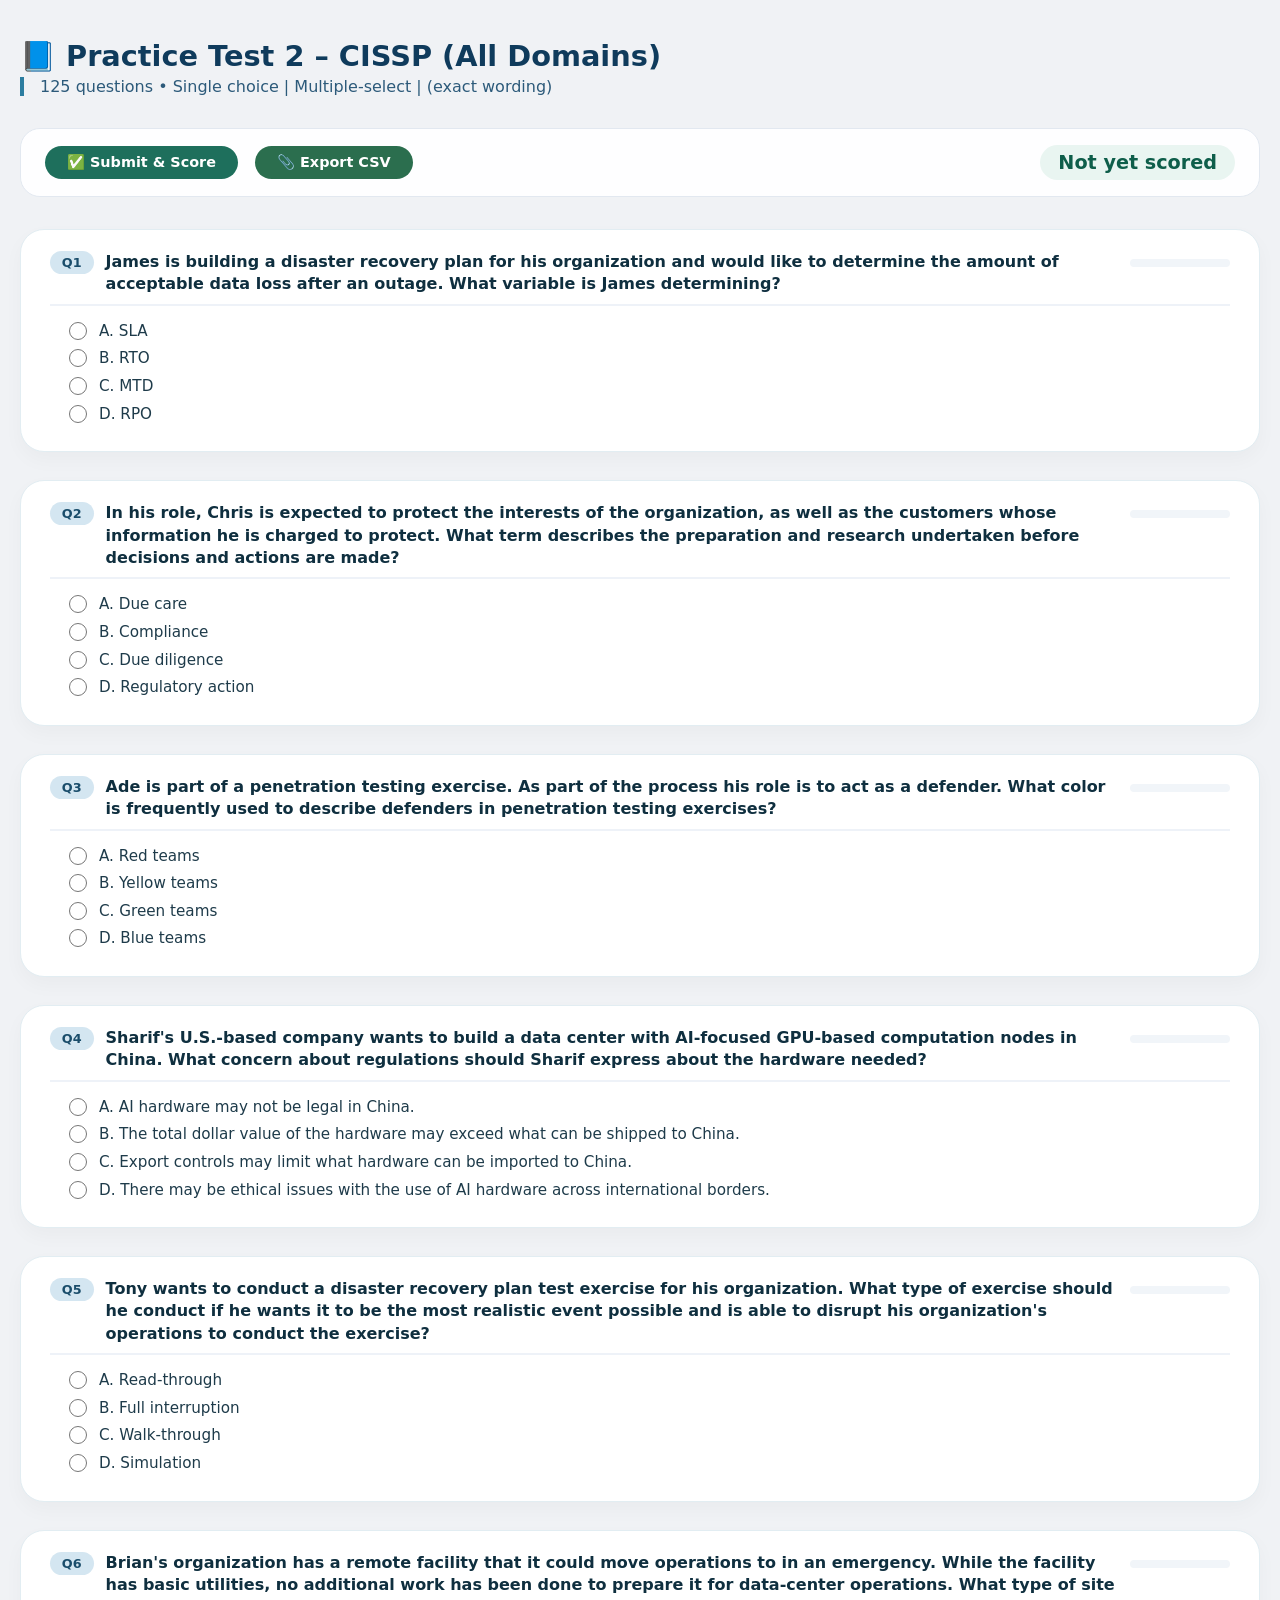
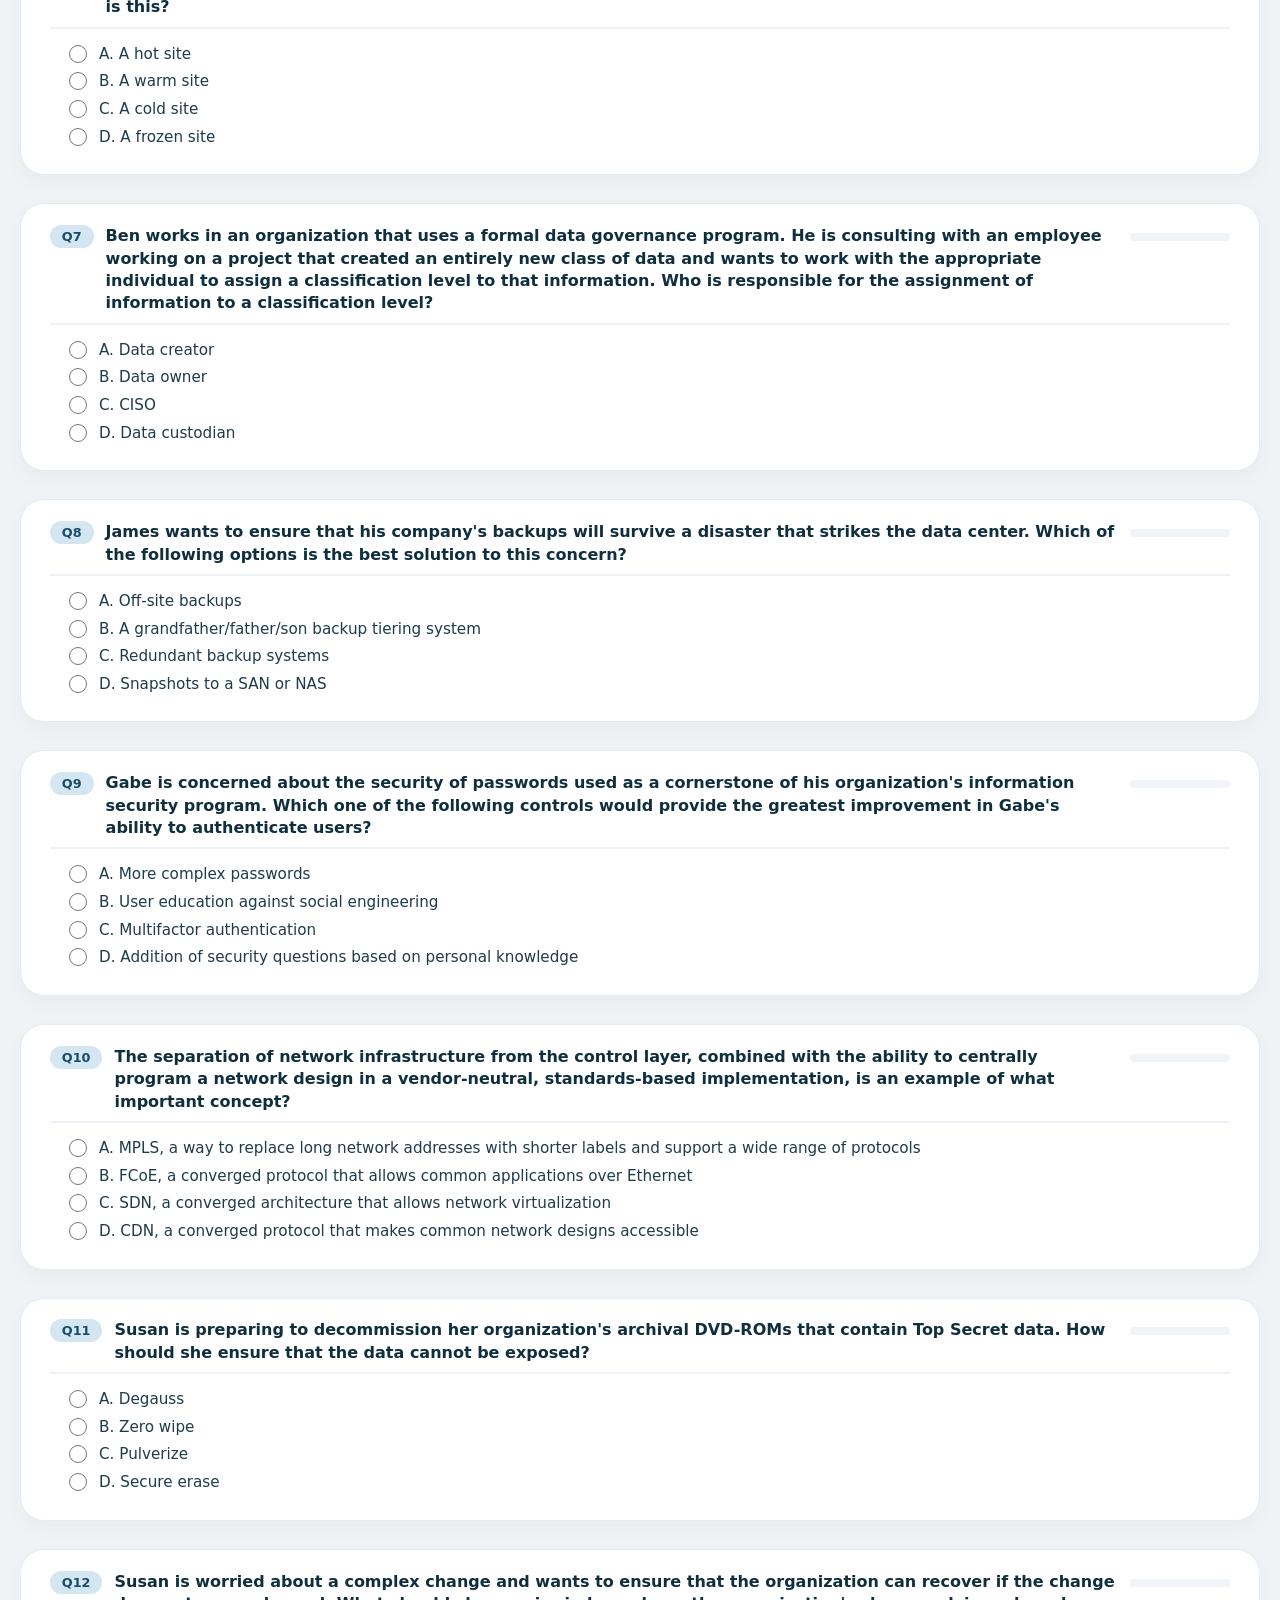
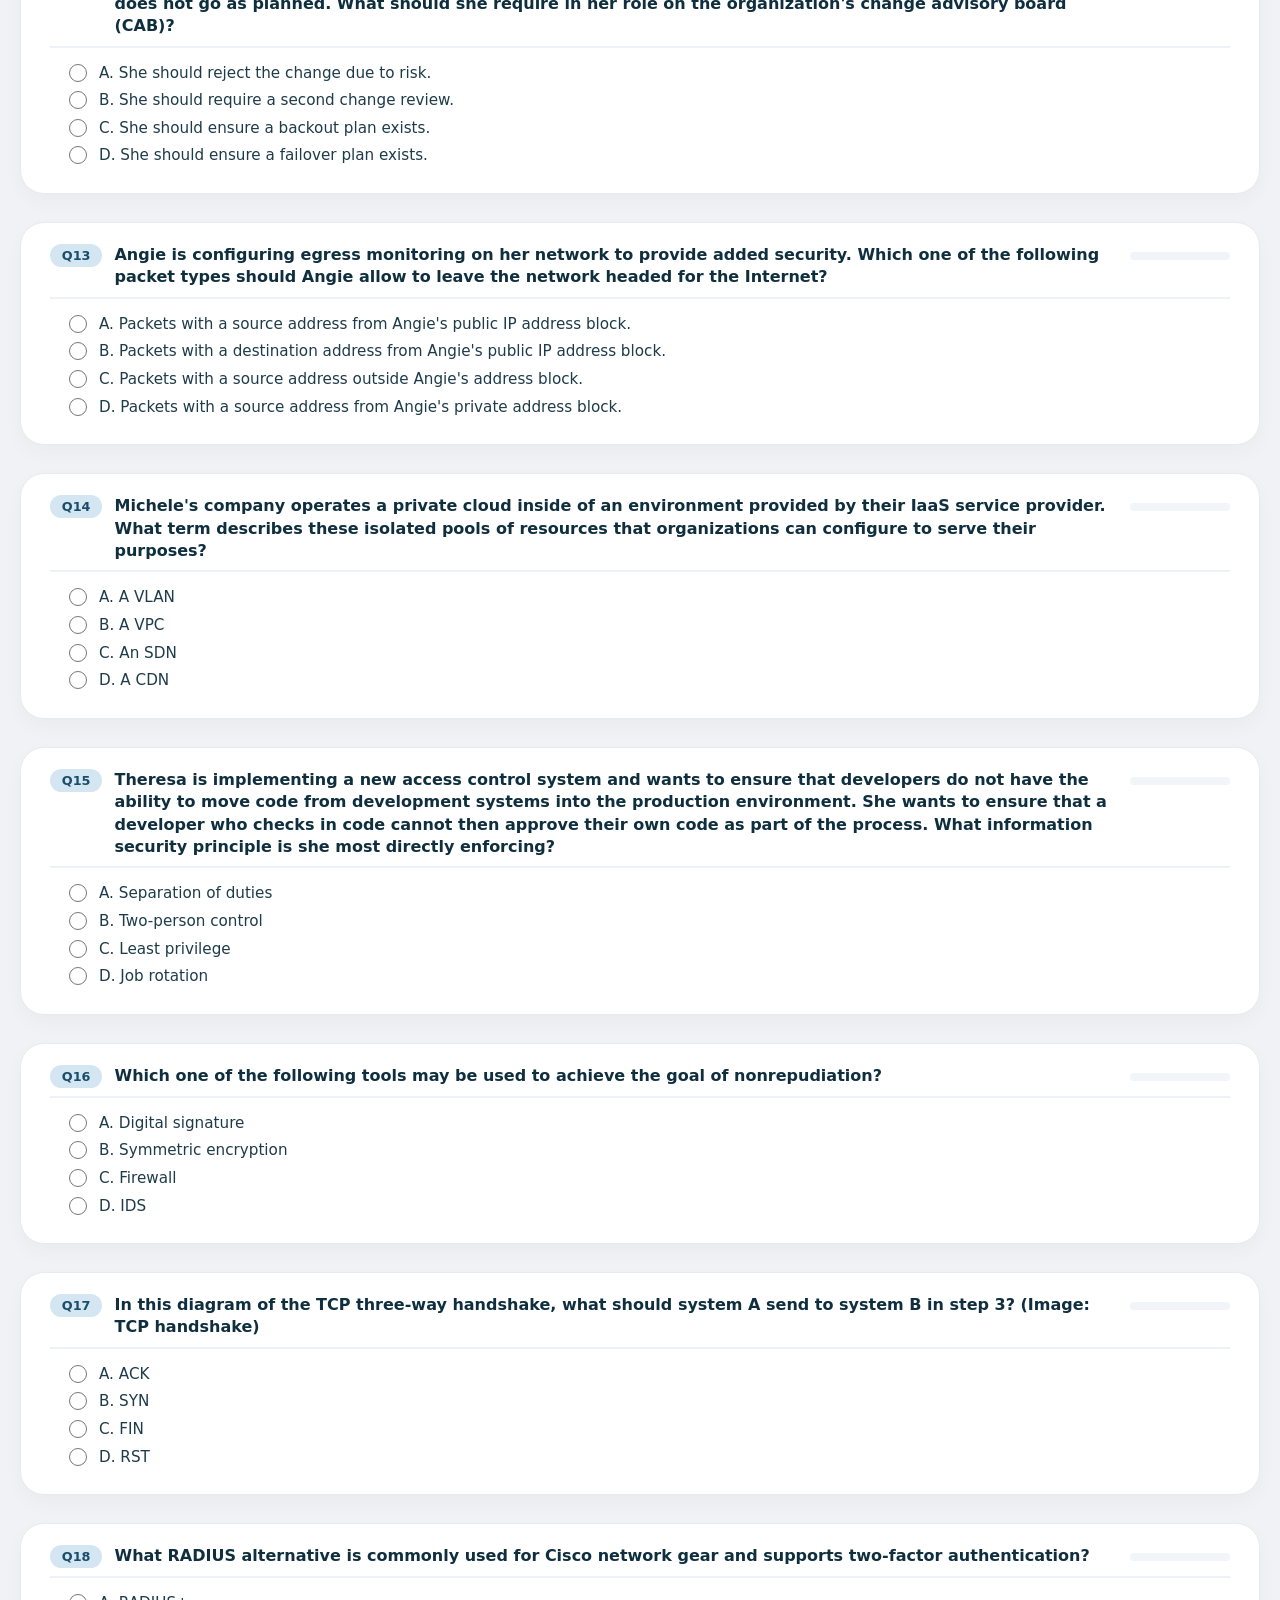
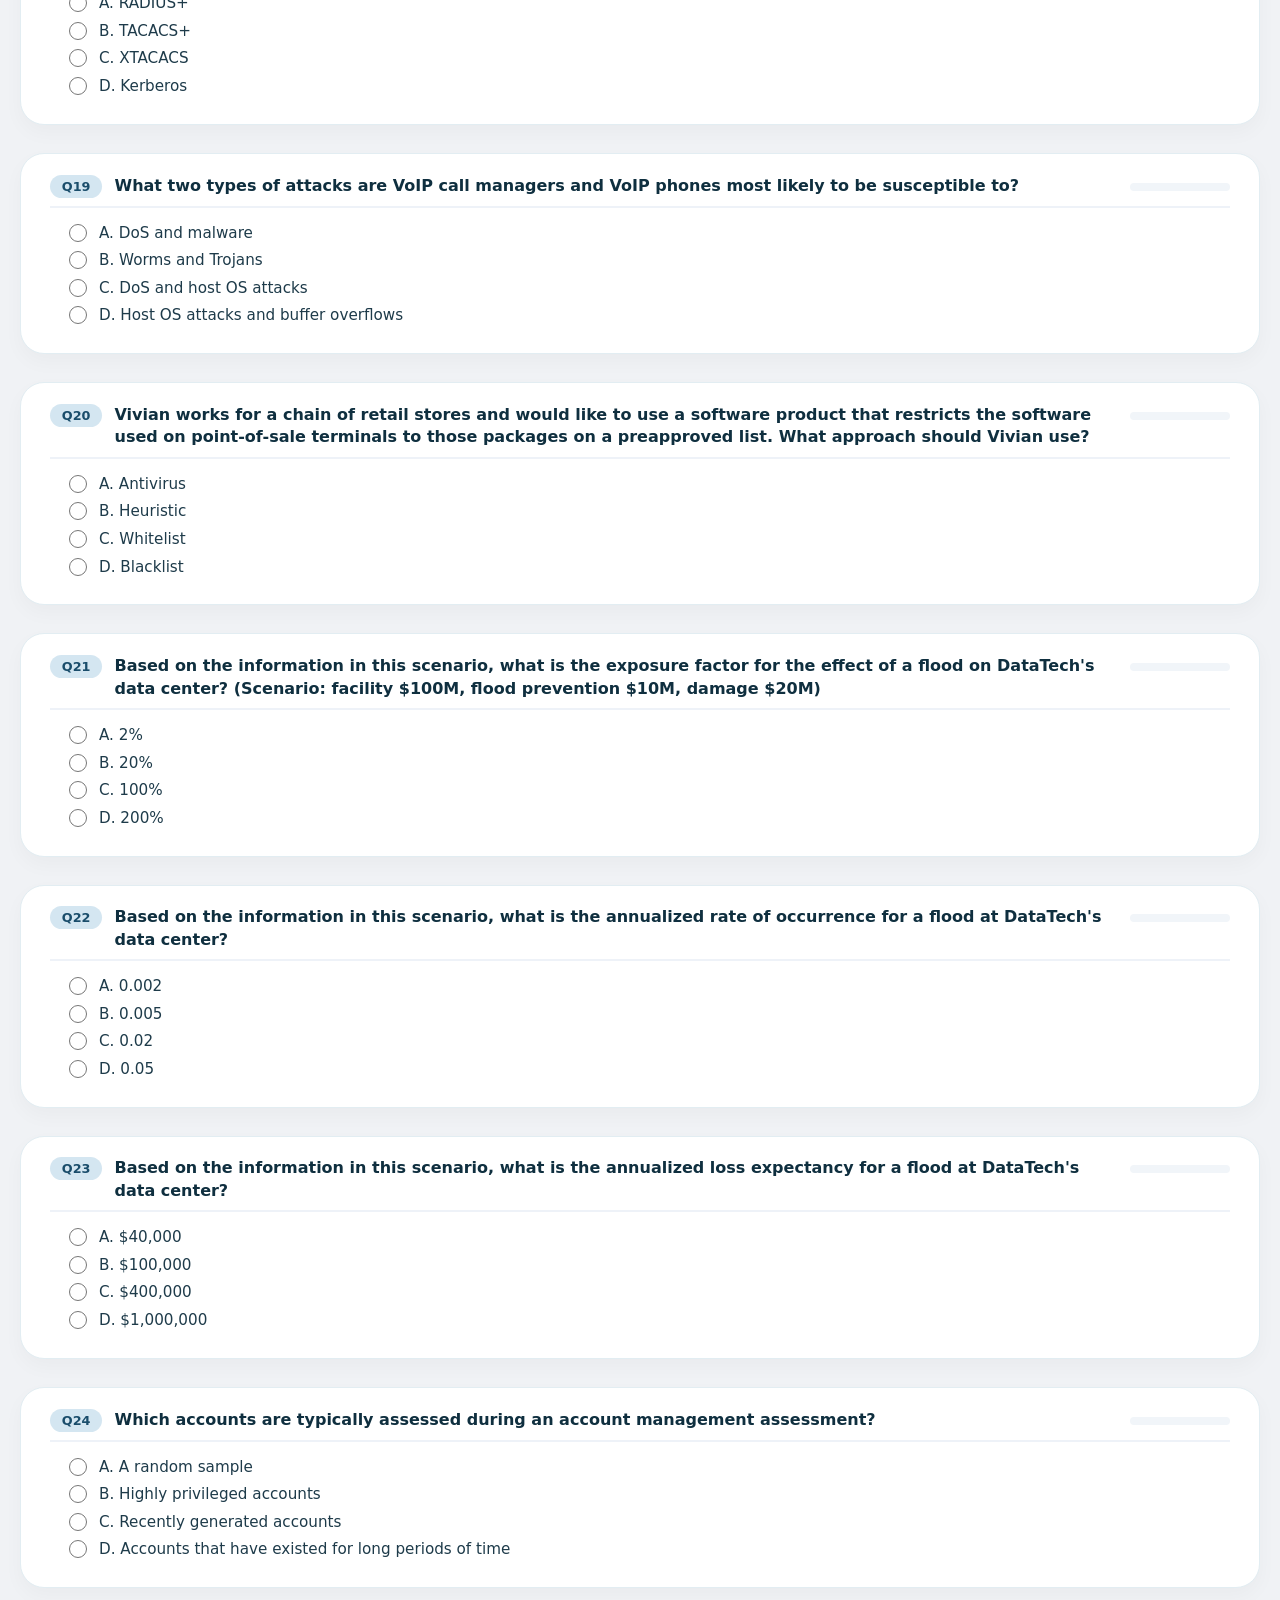
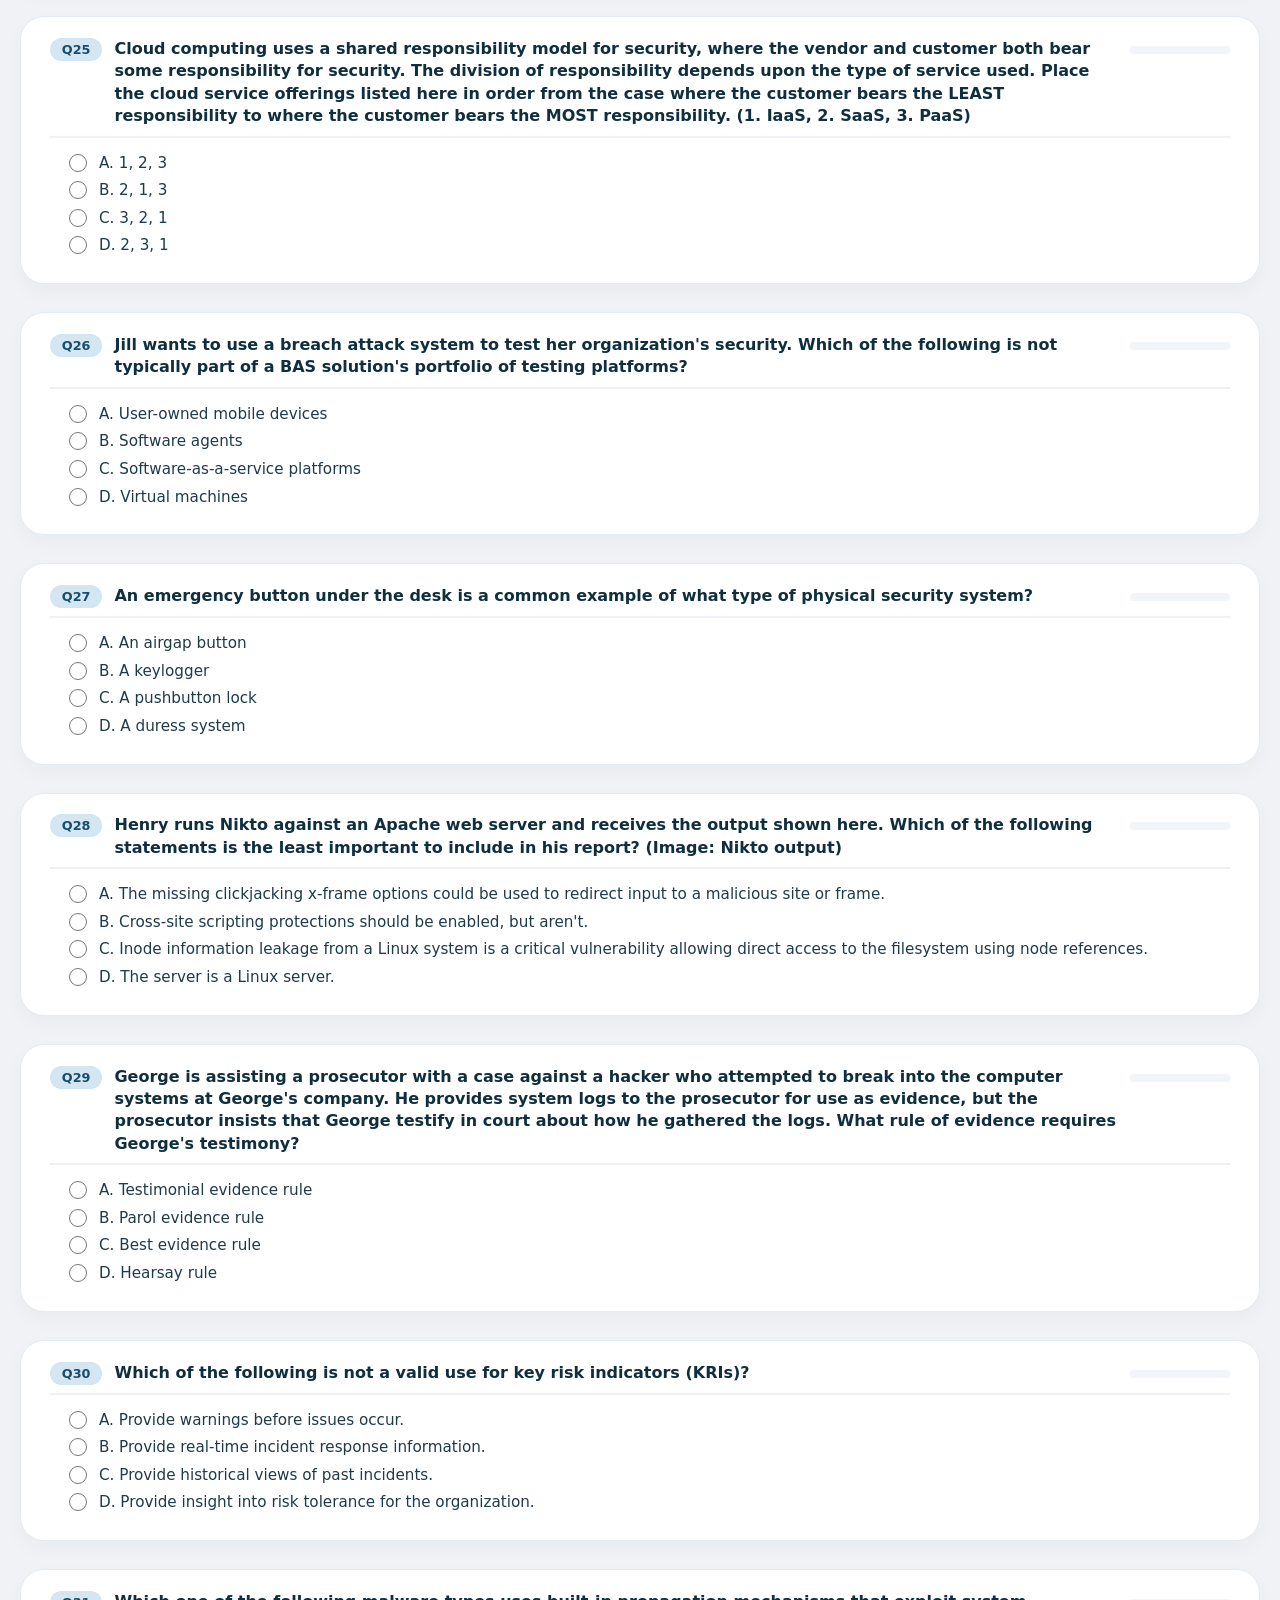
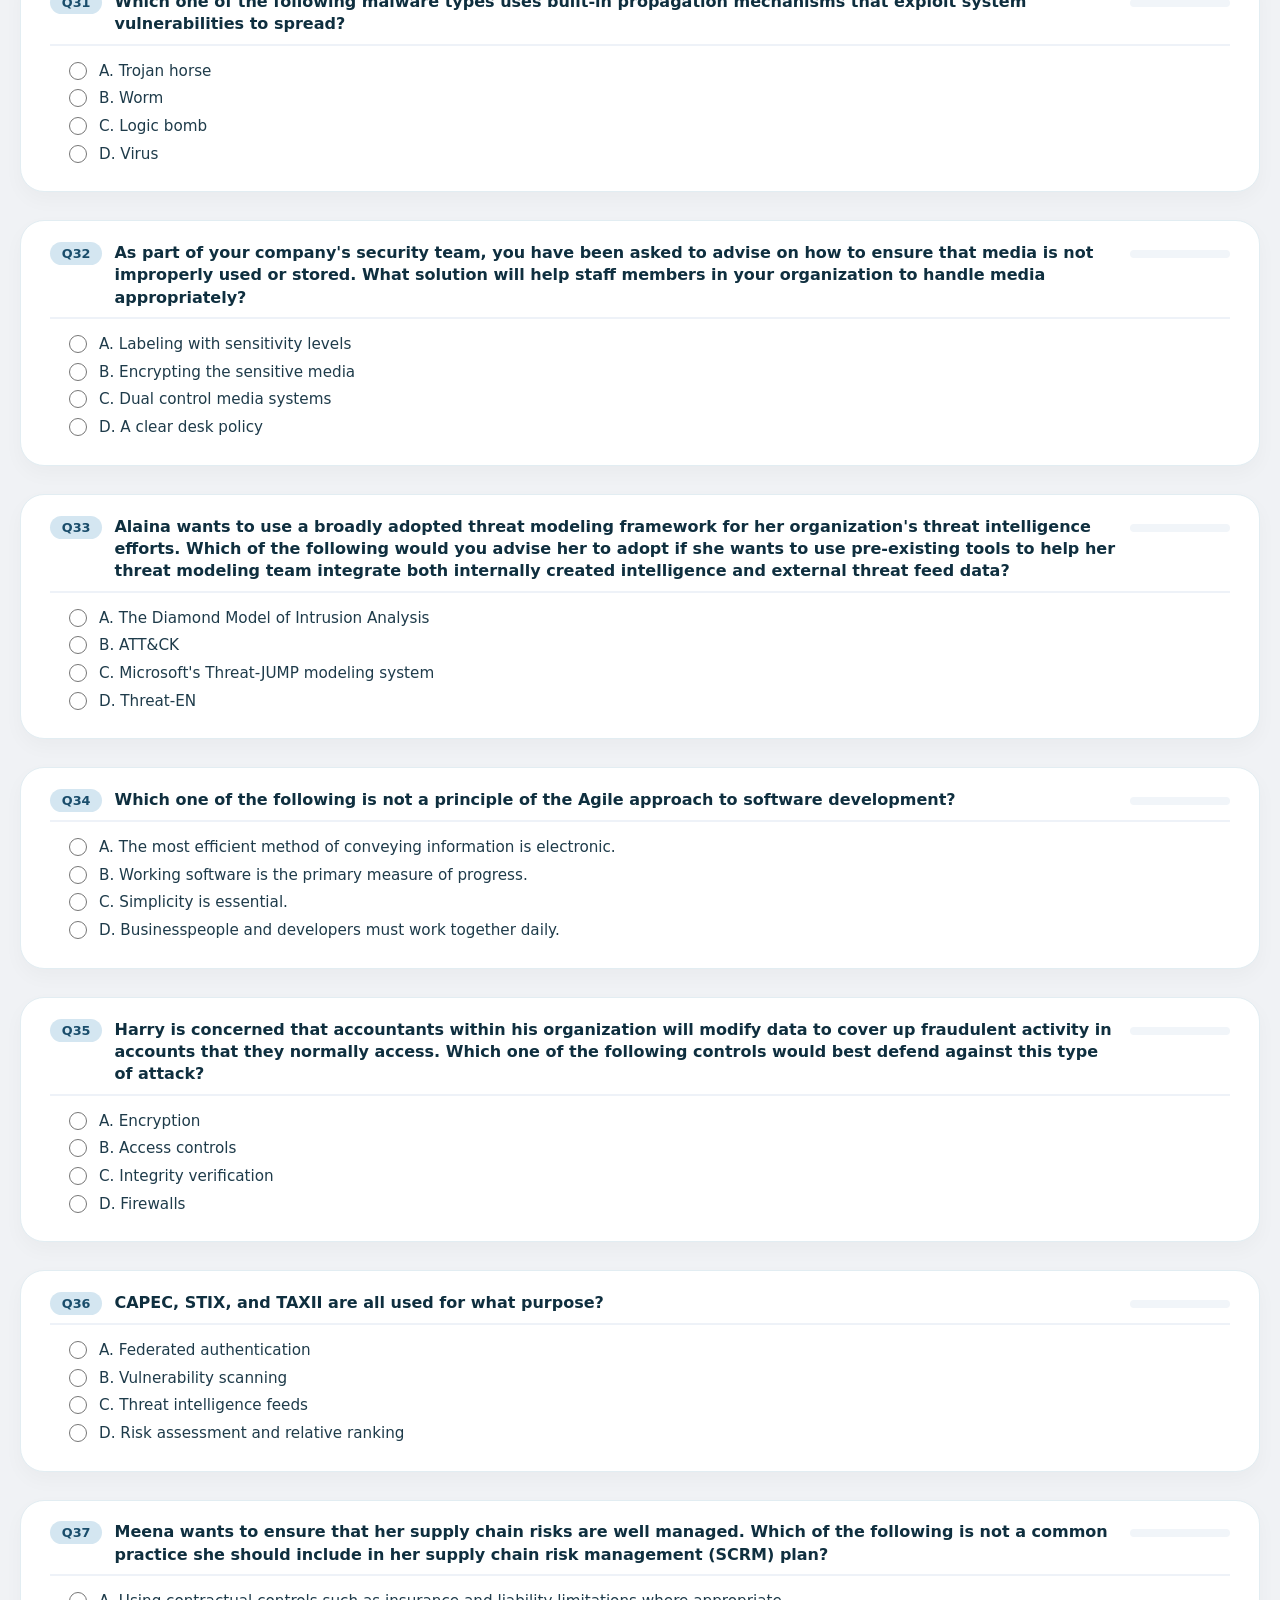
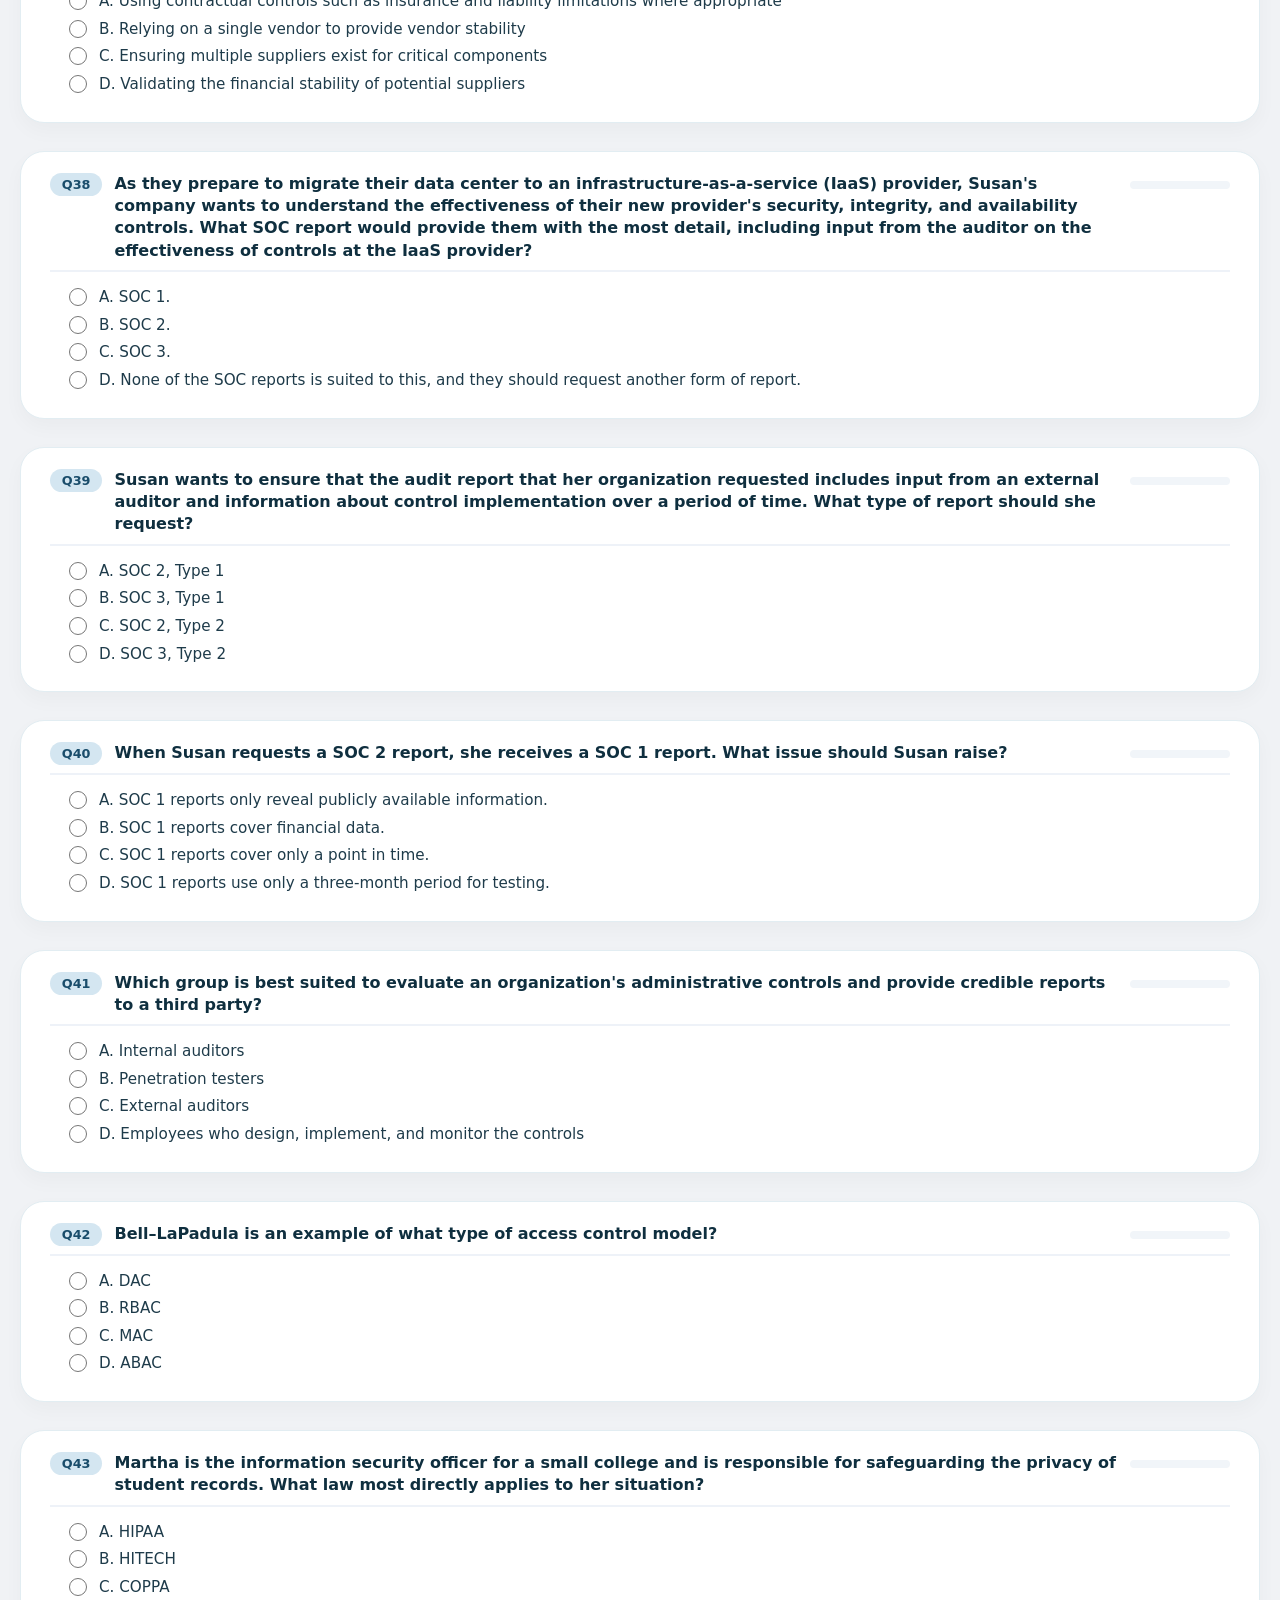
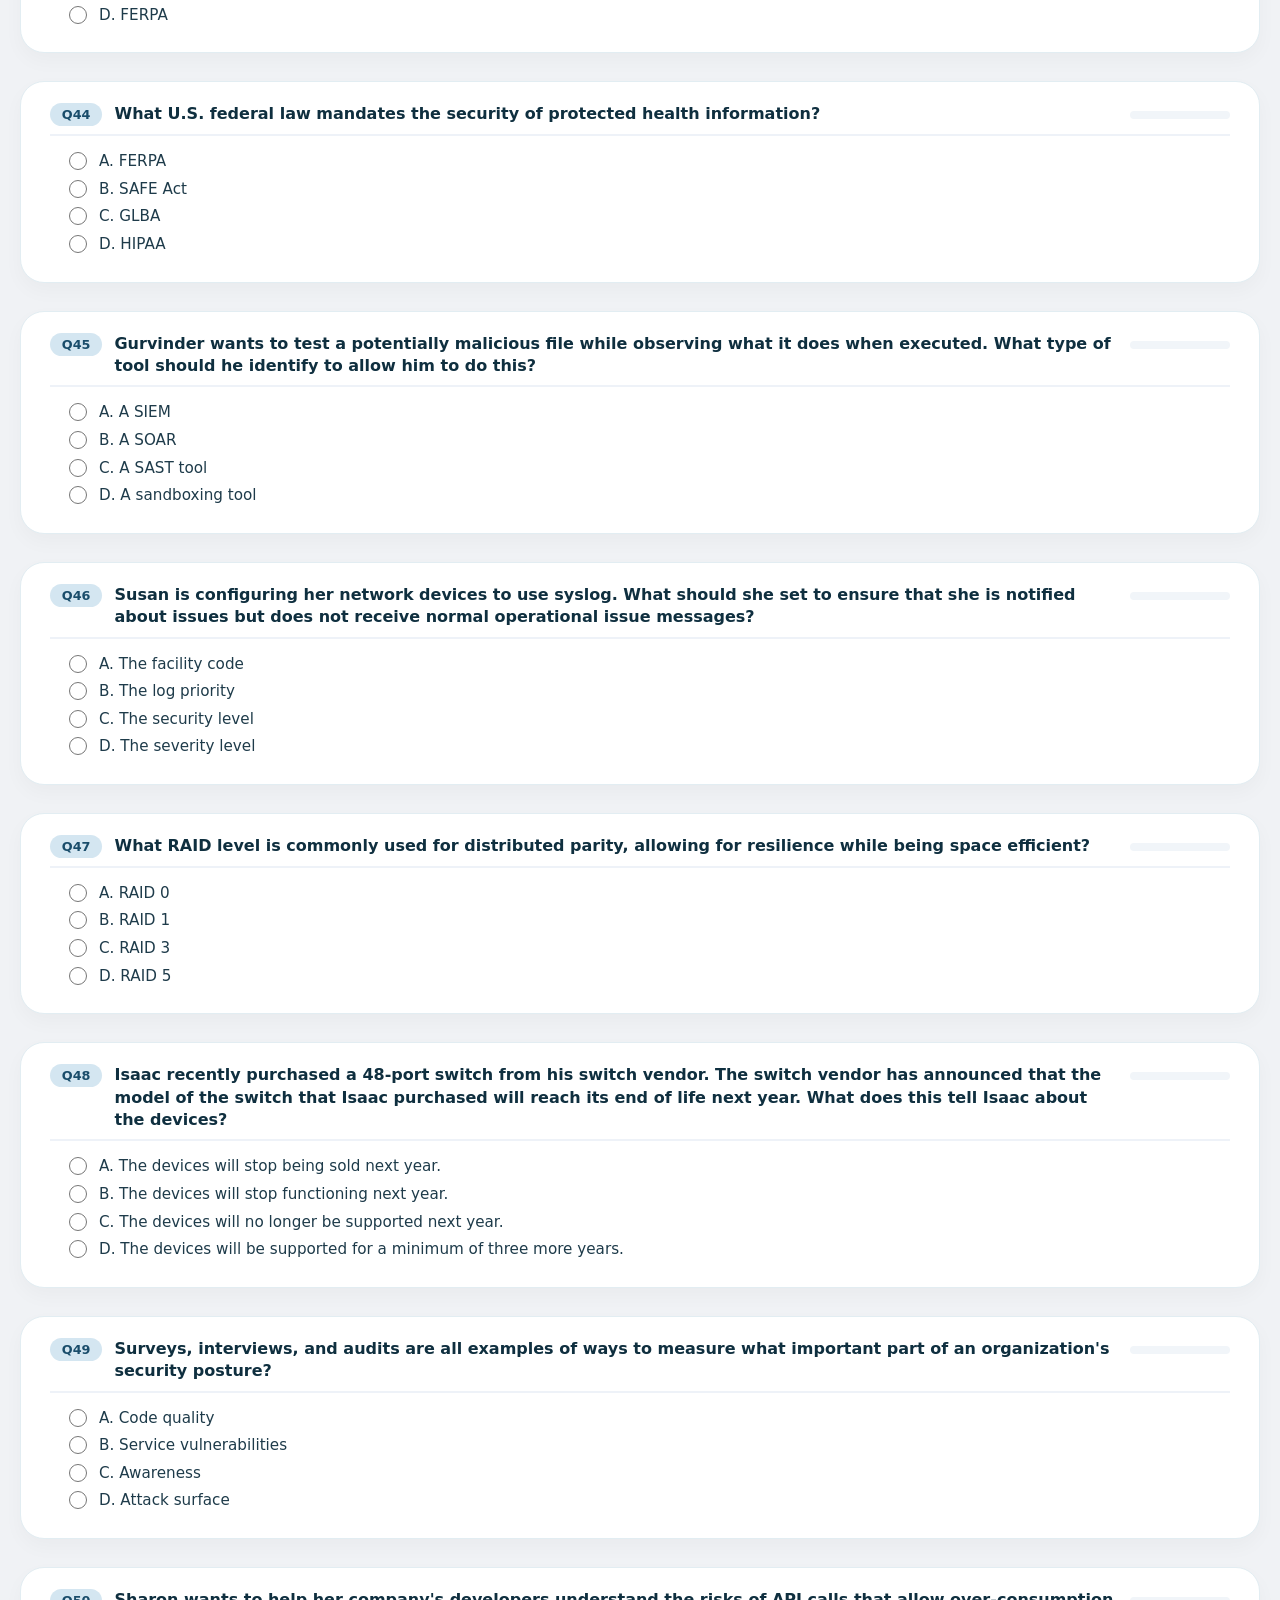
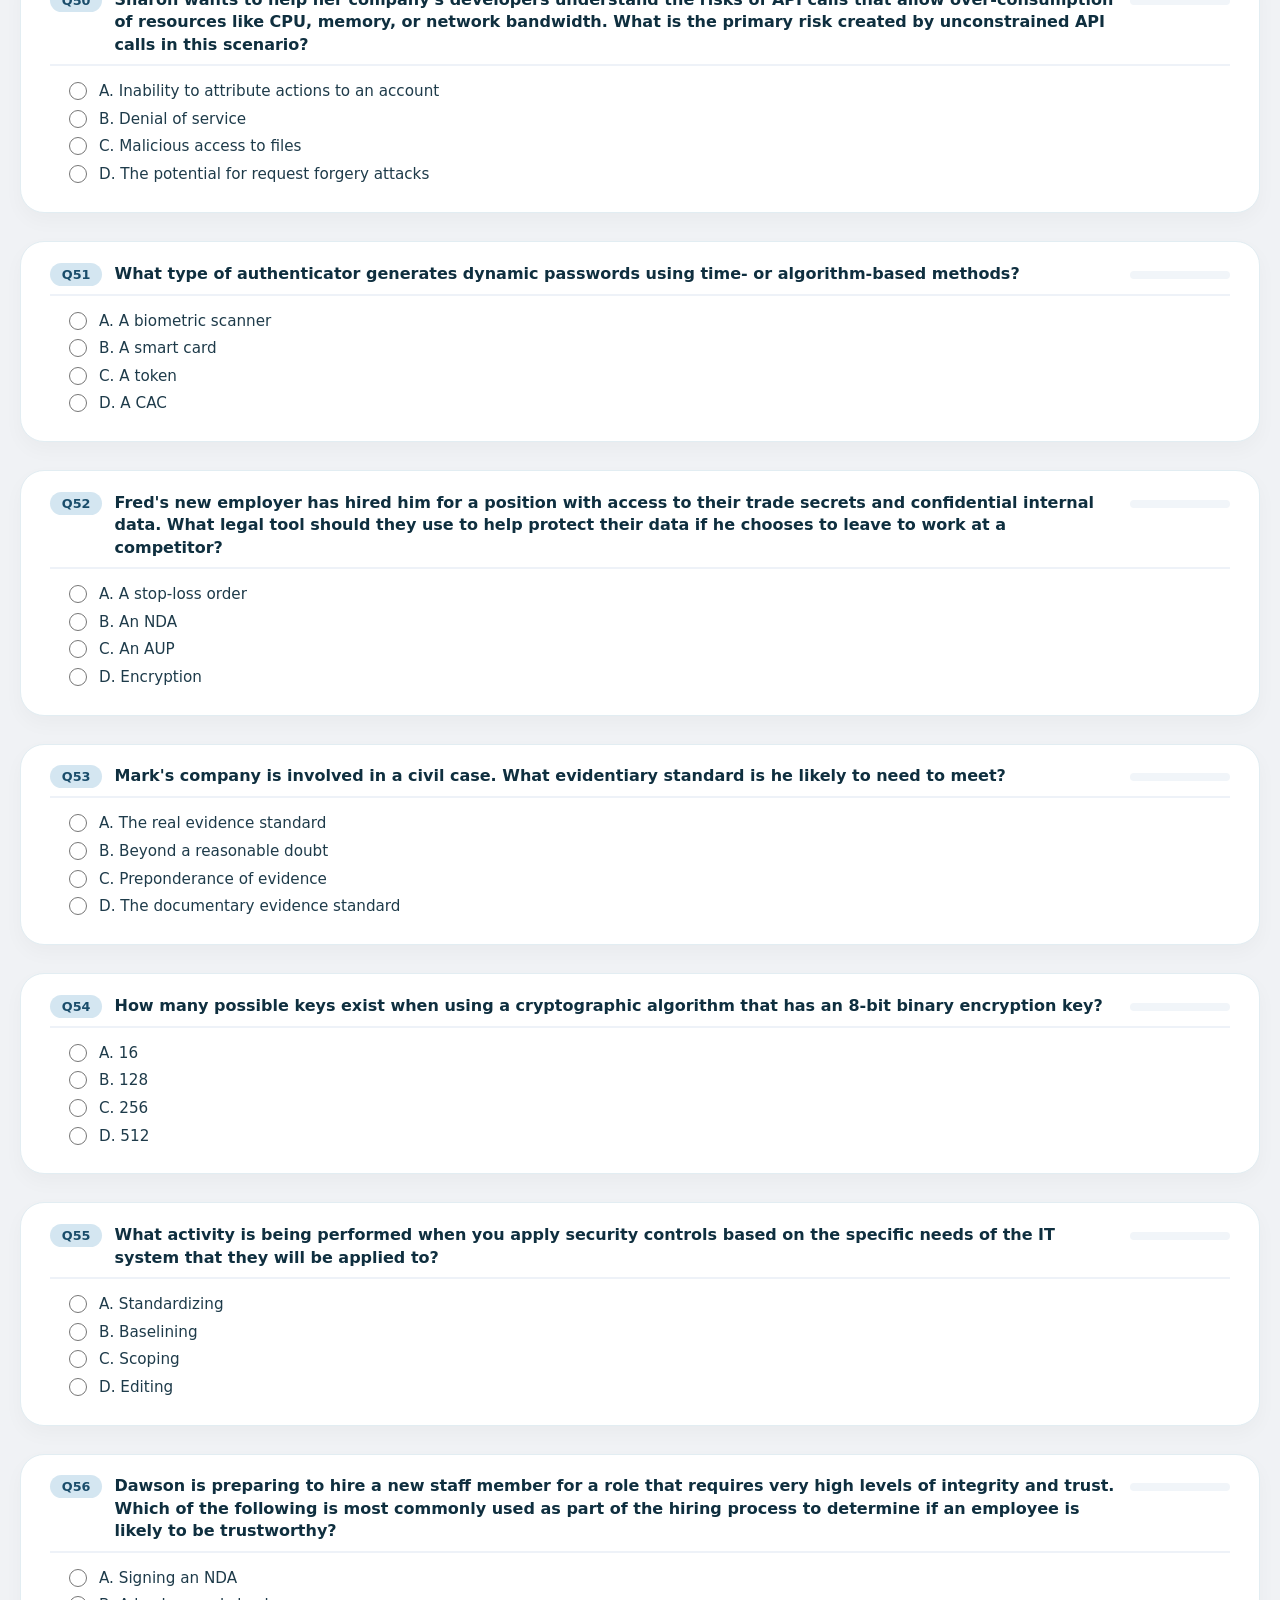
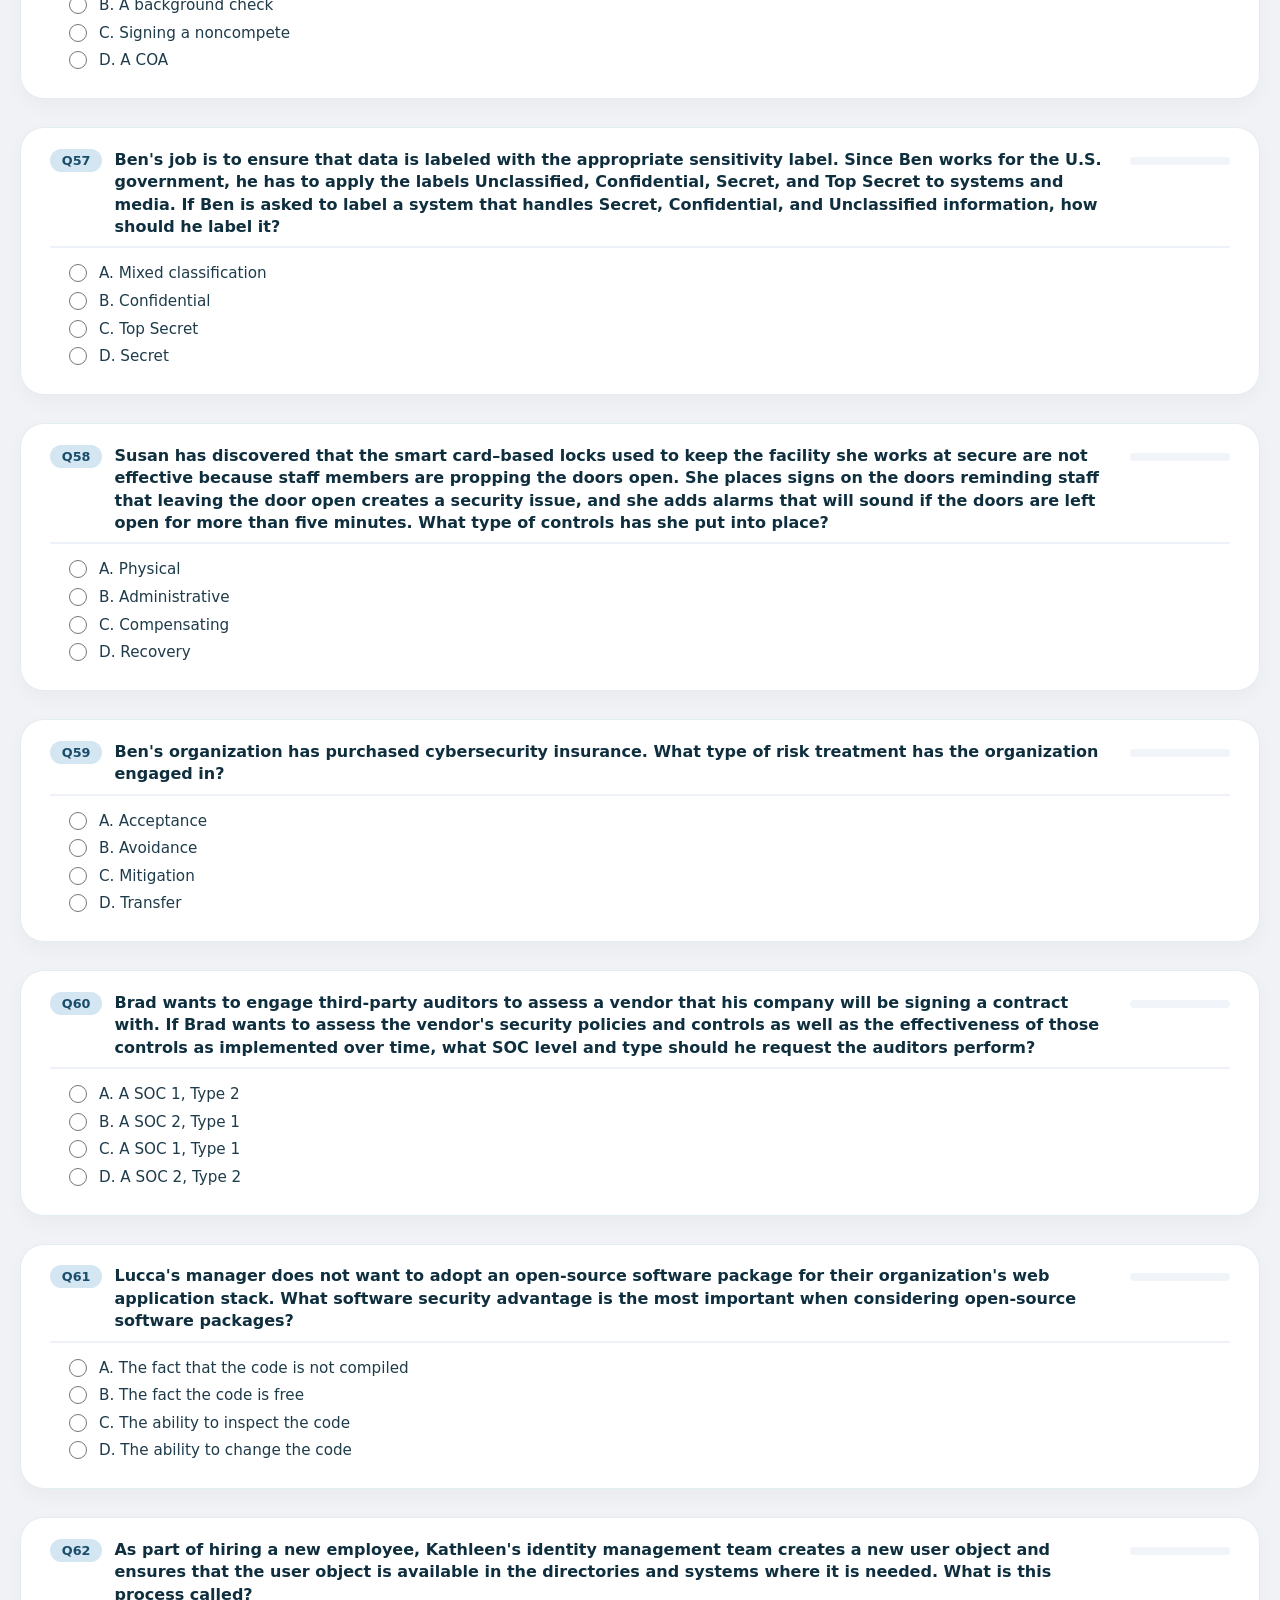
<file: isc-cissp/question-bank/isc-cissp-official-practice-tests-4th-edition/mcq/mcq-practice-test-02.html>
<!DOCTYPE html>
<html lang="en">

<head>
    <meta charset="UTF-8">
    <meta name="viewport" content="width=device-width, initial-scale=1.0, user-scalable=yes">
    <title>Practice Test 2 – CISSP (All Domains)</title>
    <style>
        * {
            box-sizing: border-box;
            font-family: system-ui, 'Segoe UI', 'Roboto', 'Helvetica Neue', sans-serif;
        }

        body {
            background: #f0f2f5;
            margin: 0;
            padding: 20px;
            color: #1e293b;
        }

        .container {
            max-width: 1400px;
            margin: 0 auto;
        }

        h1 {
            font-size: 1.8rem;
            margin-bottom: 0.25rem;
            color: #0f3b5c;
        }

        .sub {
            color: #2c5a7a;
            margin-bottom: 2rem;
            border-left: 4px solid #2c7da0;
            padding-left: 1rem;
        }

        .toolbar {
            background: white;
            border-radius: 20px;
            padding: 1rem 1.5rem;
            margin-bottom: 2rem;
            display: flex;
            flex-wrap: wrap;
            justify-content: space-between;
            align-items: center;
            gap: 15px;
            position: sticky;
            top: 10px;
            z-index: 10;
            backdrop-filter: blur(8px);
            background: rgba(255, 255, 255, 0.92);
            border: 1px solid #e2e8f0;
        }

        button {
            background: #1e6f5c;
            color: white;
            border: none;
            padding: 8px 22px;
            border-radius: 40px;
            font-weight: 600;
            font-size: 0.9rem;
            cursor: pointer;
            transition: all 0.2s;
        }

        button:hover {
            background: #0f5a49;
            transform: translateY(-1px);
        }

        .btn-export {
            background: #2b6e4e;
        }

        .score-area {
            font-size: 1.2rem;
            font-weight: 700;
            background: #e9f5f1;
            padding: 6px 18px;
            border-radius: 40px;
            color: #0e5e4a;
        }

        .questions-grid {
            display: flex;
            flex-direction: column;
            gap: 1.75rem;
        }

        .question-card {
            background: white;
            border-radius: 24px;
            padding: 1.3rem 1.8rem;
            box-shadow: 0 8px 20px rgba(0, 0, 0, 0.03);
            border: 1px solid #e2edf2;
        }

        .question-header {
            display: flex;
            gap: 12px;
            align-items: baseline;
            margin-bottom: 1rem;
            border-bottom: 2px solid #eef2f8;
            padding-bottom: 0.5rem;
        }

        .q-num {
            background: #d4e6f1;
            padding: 4px 12px;
            border-radius: 60px;
            font-weight: 700;
            font-size: 0.8rem;
            color: #1a4d6b;
        }

        .q-text {
            font-weight: 600;
            font-size: 1rem;
            line-height: 1.4;
            color: #0f2f3f;
        }

        .hashtag {
            min-width: 100px !important;
            font-size: 0.8rem;
            margin-left: auto;
            background: #f1f5f9;
            padding: 4px 12px;
            border-radius: 40px;
            font-weight: 500;
        }

        .hashtag.correct {
            background: #c8e6df;
            color: #0b5345;
        }

        .hashtag.incorrect {
            background: #f8dddd;
            color: #9b2c2c;
        }

        .hashtag.skipped {
            background: #fff3bf;
            color: #856404;
        }

        .options {
            margin: 1rem 0 0.5rem 1.2rem;
            display: flex;
            flex-direction: column;
            gap: 0.6rem;
        }

        .option {
            display: flex;
            align-items: center;
            gap: 12px;
            flex-wrap: wrap;
        }

        .option input {
            margin: 0;
            width: 18px;
            height: 18px;
            accent-color: #2c7da0;
        }

        .option label {
            font-size: 0.95rem;
            color: #1e3b4a;
        }

        .modal {
            display: none;
            position: fixed;
            top: 0;
            left: 0;
            width: 100%;
            height: 100%;
            background: rgba(0, 0, 0, 0.5);
            z-index: 1000;
            justify-content: center;
            align-items: center;
        }

        .modal-content {
            background: white;
            border-radius: 28px;
            max-width: 95%;
            width: 1200px;
            max-height: 85%;
            overflow: auto;
            padding: 1.5rem;
            position: relative;
            box-shadow: 0 20px 35px rgba(0, 0, 0, 0.2);
        }

        .close-modal {
            position: absolute;
            top: 12px;
            right: 20px;
            font-size: 28px;
            cursor: pointer;
            color: #777;
        }

        .result-table {
            width: 100%;
            border-collapse: collapse;
            font-size: 0.8rem;
            background: white;
        }

        .result-table th,
        .result-table td {
            border: 1px solid #d4dee5;
            padding: 10px 8px;
            text-align: left;
            vertical-align: top;
        }

        .result-table th {
            background: #eef3f7;
        }

        footer {
            margin-top: 2rem;
            text-align: center;
            font-size: 0.75rem;
            color: #5b7c93;
        }

        @media (max-width: 760px) {
            .question-card {
                padding: 1rem;
            }

            .options {
                margin-left: 0.2rem;
            }
        }
    </style>
</head>

<body>
    <div class="container">
        <h1>📘 Practice Test 2 – CISSP (All Domains)</h1>
        <div class="sub">125 questions • Single choice | Multiple‑select | (exact wording)</div>

        <div class="toolbar">
            <div>
                <button id="submitBtn">✅ Submit & Score</button>
                <button id="exportBtn" class="btn-export" style="margin-left: 12px;">📎 Export CSV</button>
            </div>
            <div class="score-area" id="scoreDisplay">Not yet scored</div>
        </div>

        <div id="questionsContainer" class="questions-grid"></div>
        <footer>Practice Test — CISSP (All Domains). Hashtags appear after submission: ✅ correct / ❌ incorrect / ⚪
            skipped.</footer>
    </div>

    <div id="summaryModal" class="modal">
        <div class="modal-content">
            <span class="close-modal">&times;</span>
            <h3 id="modalTitle">Detailed Report</h3>
            <div id="modalBody"></div>
            <button id="modalExportBtn" class="btn-export" style="margin-top: 12px;">📎 Export CSV from Modal</button>
        </div>
    </div>

    <script>
        // =============================================================
        // PRACTICE TEST 2 – QUESTIONS (from earlier XML, IDs 1..125)
        // =============================================================
        const questionsData = [
            { id: 1, text: "James is building a disaster recovery plan for his organization and would like to determine the amount of acceptable data loss after an outage. What variable is James determining?", options: ["A. SLA", "B. RTO", "C. MTD", "D. RPO"] },
            { id: 2, text: "In his role, Chris is expected to protect the interests of the organization, as well as the customers whose information he is charged to protect. What term describes the preparation and research undertaken before decisions and actions are made?", options: ["A. Due care", "B. Compliance", "C. Due diligence", "D. Regulatory action"] },
            { id: 3, text: "Ade is part of a penetration testing exercise. As part of the process his role is to act as a defender. What color is frequently used to describe defenders in penetration testing exercises?", options: ["A. Red teams", "B. Yellow teams", "C. Green teams", "D. Blue teams"] },
            { id: 4, text: "Sharif's U.S.-based company wants to build a data center with AI-focused GPU-based computation nodes in China. What concern about regulations should Sharif express about the hardware needed?", options: ["A. AI hardware may not be legal in China.", "B. The total dollar value of the hardware may exceed what can be shipped to China.", "C. Export controls may limit what hardware can be imported to China.", "D. There may be ethical issues with the use of AI hardware across international borders."] },
            { id: 5, text: "Tony wants to conduct a disaster recovery plan test exercise for his organization. What type of exercise should he conduct if he wants it to be the most realistic event possible and is able to disrupt his organization's operations to conduct the exercise?", options: ["A. Read-through", "B. Full interruption", "C. Walk-through", "D. Simulation"] },
            { id: 6, text: "Brian's organization has a remote facility that it could move operations to in an emergency. While the facility has basic utilities, no additional work has been done to prepare it for data-center operations. What type of site is this?", options: ["A. A hot site", "B. A warm site", "C. A cold site", "D. A frozen site"] },
            { id: 7, text: "Ben works in an organization that uses a formal data governance program. He is consulting with an employee working on a project that created an entirely new class of data and wants to work with the appropriate individual to assign a classification level to that information. Who is responsible for the assignment of information to a classification level?", options: ["A. Data creator", "B. Data owner", "C. CISO", "D. Data custodian"] },
            { id: 8, text: "James wants to ensure that his company's backups will survive a disaster that strikes the data center. Which of the following options is the best solution to this concern?", options: ["A. Off-site backups", "B. A grandfather/father/son backup tiering system", "C. Redundant backup systems", "D. Snapshots to a SAN or NAS"] },
            { id: 9, text: "Gabe is concerned about the security of passwords used as a cornerstone of his organization's information security program. Which one of the following controls would provide the greatest improvement in Gabe's ability to authenticate users?", options: ["A. More complex passwords", "B. User education against social engineering", "C. Multifactor authentication", "D. Addition of security questions based on personal knowledge"] },
            { id: 10, text: "The separation of network infrastructure from the control layer, combined with the ability to centrally program a network design in a vendor-neutral, standards-based implementation, is an example of what important concept?", options: ["A. MPLS, a way to replace long network addresses with shorter labels and support a wide range of protocols", "B. FCoE, a converged protocol that allows common applications over Ethernet", "C. SDN, a converged architecture that allows network virtualization", "D. CDN, a converged protocol that makes common network designs accessible"] },
            { id: 11, text: "Susan is preparing to decommission her organization's archival DVD-ROMs that contain Top Secret data. How should she ensure that the data cannot be exposed?", options: ["A. Degauss", "B. Zero wipe", "C. Pulverize", "D. Secure erase"] },
            { id: 12, text: "Susan is worried about a complex change and wants to ensure that the organization can recover if the change does not go as planned. What should she require in her role on the organization's change advisory board (CAB)?", options: ["A. She should reject the change due to risk.", "B. She should require a second change review.", "C. She should ensure a backout plan exists.", "D. She should ensure a failover plan exists."] },
            { id: 13, text: "Angie is configuring egress monitoring on her network to provide added security. Which one of the following packet types should Angie allow to leave the network headed for the Internet?", options: ["A. Packets with a source address from Angie's public IP address block.", "B. Packets with a destination address from Angie's public IP address block.", "C. Packets with a source address outside Angie's address block.", "D. Packets with a source address from Angie's private address block."] },
            { id: 14, text: "Michele's company operates a private cloud inside of an environment provided by their IaaS service provider. What term describes these isolated pools of resources that organizations can configure to serve their purposes?", options: ["A. A VLAN", "B. A VPC", "C. An SDN", "D. A CDN"] },
            { id: 15, text: "Theresa is implementing a new access control system and wants to ensure that developers do not have the ability to move code from development systems into the production environment. She wants to ensure that a developer who checks in code cannot then approve their own code as part of the process. What information security principle is she most directly enforcing?", options: ["A. Separation of duties", "B. Two-person control", "C. Least privilege", "D. Job rotation"] },
            { id: 16, text: "Which one of the following tools may be used to achieve the goal of nonrepudiation?", options: ["A. Digital signature", "B. Symmetric encryption", "C. Firewall", "D. IDS"] },
            { id: 17, text: "In this diagram of the TCP three-way handshake, what should system A send to system B in step 3? (Image: TCP handshake)", options: ["A. ACK", "B. SYN", "C. FIN", "D. RST"] },
            { id: 18, text: "What RADIUS alternative is commonly used for Cisco network gear and supports two-factor authentication?", options: ["A. RADIUS+", "B. TACACS+", "C. XTACACS", "D. Kerberos"] },
            { id: 19, text: "What two types of attacks are VoIP call managers and VoIP phones most likely to be susceptible to?", options: ["A. DoS and malware", "B. Worms and Trojans", "C. DoS and host OS attacks", "D. Host OS attacks and buffer overflows"] },
            { id: 20, text: "Vivian works for a chain of retail stores and would like to use a software product that restricts the software used on point-of-sale terminals to those packages on a preapproved list. What approach should Vivian use?", options: ["A. Antivirus", "B. Heuristic", "C. Whitelist", "D. Blacklist"] },
            { id: 21, text: "Based on the information in this scenario, what is the exposure factor for the effect of a flood on DataTech's data center? (Scenario: facility $100M, flood prevention $10M, damage $20M)", options: ["A. 2%", "B. 20%", "C. 100%", "D. 200%"] },
            { id: 22, text: "Based on the information in this scenario, what is the annualized rate of occurrence for a flood at DataTech's data center?", options: ["A. 0.002", "B. 0.005", "C. 0.02", "D. 0.05"] },
            { id: 23, text: "Based on the information in this scenario, what is the annualized loss expectancy for a flood at DataTech's data center?", options: ["A. $40,000", "B. $100,000", "C. $400,000", "D. $1,000,000"] },
            { id: 24, text: "Which accounts are typically assessed during an account management assessment?", options: ["A. A random sample", "B. Highly privileged accounts", "C. Recently generated accounts", "D. Accounts that have existed for long periods of time"] },
            { id: 25, text: "Cloud computing uses a shared responsibility model for security, where the vendor and customer both bear some responsibility for security. The division of responsibility depends upon the type of service used. Place the cloud service offerings listed here in order from the case where the customer bears the LEAST responsibility to where the customer bears the MOST responsibility. (1. IaaS, 2. SaaS, 3. PaaS)", options: ["A. 1, 2, 3", "B. 2, 1, 3", "C. 3, 2, 1", "D. 2, 3, 1"] },
            { id: 26, text: "Jill wants to use a breach attack system to test her organization's security. Which of the following is not typically part of a BAS solution's portfolio of testing platforms?", options: ["A. User-owned mobile devices", "B. Software agents", "C. Software-as-a-service platforms", "D. Virtual machines"] },
            { id: 27, text: "An emergency button under the desk is a common example of what type of physical security system?", options: ["A. An airgap button", "B. A keylogger", "C. A pushbutton lock", "D. A duress system"] },
            { id: 28, text: "Henry runs Nikto against an Apache web server and receives the output shown here. Which of the following statements is the least important to include in his report? (Image: Nikto output)", options: ["A. The missing clickjacking x-frame options could be used to redirect input to a malicious site or frame.", "B. Cross-site scripting protections should be enabled, but aren't.", "C. Inode information leakage from a Linux system is a critical vulnerability allowing direct access to the filesystem using node references.", "D. The server is a Linux server."] },
            { id: 29, text: "George is assisting a prosecutor with a case against a hacker who attempted to break into the computer systems at George's company. He provides system logs to the prosecutor for use as evidence, but the prosecutor insists that George testify in court about how he gathered the logs. What rule of evidence requires George's testimony?", options: ["A. Testimonial evidence rule", "B. Parol evidence rule", "C. Best evidence rule", "D. Hearsay rule"] },
            { id: 30, text: "Which of the following is not a valid use for key risk indicators (KRIs)?", options: ["A. Provide warnings before issues occur.", "B. Provide real-time incident response information.", "C. Provide historical views of past incidents.", "D. Provide insight into risk tolerance for the organization."] },
            { id: 31, text: "Which one of the following malware types uses built-in propagation mechanisms that exploit system vulnerabilities to spread?", options: ["A. Trojan horse", "B. Worm", "C. Logic bomb", "D. Virus"] },
            { id: 32, text: "As part of your company's security team, you have been asked to advise on how to ensure that media is not improperly used or stored. What solution will help staff members in your organization to handle media appropriately?", options: ["A. Labeling with sensitivity levels", "B. Encrypting the sensitive media", "C. Dual control media systems", "D. A clear desk policy"] },
            { id: 33, text: "Alaina wants to use a broadly adopted threat modeling framework for her organization's threat intelligence efforts. Which of the following would you advise her to adopt if she wants to use pre-existing tools to help her threat modeling team integrate both internally created intelligence and external threat feed data?", options: ["A. The Diamond Model of Intrusion Analysis", "B. ATT&CK", "C. Microsoft's Threat-JUMP modeling system", "D. Threat-EN"] },
            { id: 34, text: "Which one of the following is not a principle of the Agile approach to software development?", options: ["A. The most efficient method of conveying information is electronic.", "B. Working software is the primary measure of progress.", "C. Simplicity is essential.", "D. Businesspeople and developers must work together daily."] },
            { id: 35, text: "Harry is concerned that accountants within his organization will modify data to cover up fraudulent activity in accounts that they normally access. Which one of the following controls would best defend against this type of attack?", options: ["A. Encryption", "B. Access controls", "C. Integrity verification", "D. Firewalls"] },
            { id: 36, text: "CAPEC, STIX, and TAXII are all used for what purpose?", options: ["A. Federated authentication", "B. Vulnerability scanning", "C. Threat intelligence feeds", "D. Risk assessment and relative ranking"] },
            { id: 37, text: "Meena wants to ensure that her supply chain risks are well managed. Which of the following is not a common practice she should include in her supply chain risk management (SCRM) plan?", options: ["A. Using contractual controls such as insurance and liability limitations where appropriate", "B. Relying on a single vendor to provide vendor stability", "C. Ensuring multiple suppliers exist for critical components", "D. Validating the financial stability of potential suppliers"] },
            { id: 38, text: "As they prepare to migrate their data center to an infrastructure-as-a-service (IaaS) provider, Susan's company wants to understand the effectiveness of their new provider's security, integrity, and availability controls. What SOC report would provide them with the most detail, including input from the auditor on the effectiveness of controls at the IaaS provider?", options: ["A. SOC 1.", "B. SOC 2.", "C. SOC 3.", "D. None of the SOC reports is suited to this, and they should request another form of report."] },
            { id: 39, text: "Susan wants to ensure that the audit report that her organization requested includes input from an external auditor and information about control implementation over a period of time. What type of report should she request?", options: ["A. SOC 2, Type 1", "B. SOC 3, Type 1", "C. SOC 2, Type 2", "D. SOC 3, Type 2"] },
            { id: 40, text: "When Susan requests a SOC 2 report, she receives a SOC 1 report. What issue should Susan raise?", options: ["A. SOC 1 reports only reveal publicly available information.", "B. SOC 1 reports cover financial data.", "C. SOC 1 reports cover only a point in time.", "D. SOC 1 reports use only a three-month period for testing."] },
            { id: 41, text: "Which group is best suited to evaluate an organization's administrative controls and provide credible reports to a third party?", options: ["A. Internal auditors", "B. Penetration testers", "C. External auditors", "D. Employees who design, implement, and monitor the controls"] },
            { id: 42, text: "Bell–LaPadula is an example of what type of access control model?", options: ["A. DAC", "B. RBAC", "C. MAC", "D. ABAC"] },
            { id: 43, text: "Martha is the information security officer for a small college and is responsible for safeguarding the privacy of student records. What law most directly applies to her situation?", options: ["A. HIPAA", "B. HITECH", "C. COPPA", "D. FERPA"] },
            { id: 44, text: "What U.S. federal law mandates the security of protected health information?", options: ["A. FERPA", "B. SAFE Act", "C. GLBA", "D. HIPAA"] },
            { id: 45, text: "Gurvinder wants to test a potentially malicious file while observing what it does when executed. What type of tool should he identify to allow him to do this?", options: ["A. A SIEM", "B. A SOAR", "C. A SAST tool", "D. A sandboxing tool"] },
            { id: 46, text: "Susan is configuring her network devices to use syslog. What should she set to ensure that she is notified about issues but does not receive normal operational issue messages?", options: ["A. The facility code", "B. The log priority", "C. The security level", "D. The severity level"] },
            { id: 47, text: "What RAID level is commonly used for distributed parity, allowing for resilience while being space efficient?", options: ["A. RAID 0", "B. RAID 1", "C. RAID 3", "D. RAID 5"] },
            { id: 48, text: "Isaac recently purchased a 48-port switch from his switch vendor. The switch vendor has announced that the model of the switch that Isaac purchased will reach its end of life next year. What does this tell Isaac about the devices?", options: ["A. The devices will stop being sold next year.", "B. The devices will stop functioning next year.", "C. The devices will no longer be supported next year.", "D. The devices will be supported for a minimum of three more years."] },
            { id: 49, text: "Surveys, interviews, and audits are all examples of ways to measure what important part of an organization's security posture?", options: ["A. Code quality", "B. Service vulnerabilities", "C. Awareness", "D. Attack surface"] },
            { id: 50, text: "Sharon wants to help her company's developers understand the risks of API calls that allow over-consumption of resources like CPU, memory, or network bandwidth. What is the primary risk created by unconstrained API calls in this scenario?", options: ["A. Inability to attribute actions to an account", "B. Denial of service", "C. Malicious access to files", "D. The potential for request forgery attacks"] },
            { id: 51, text: "What type of authenticator generates dynamic passwords using time- or algorithm-based methods?", options: ["A. A biometric scanner", "B. A smart card", "C. A token", "D. A CAC"] },
            { id: 52, text: "Fred's new employer has hired him for a position with access to their trade secrets and confidential internal data. What legal tool should they use to help protect their data if he chooses to leave to work at a competitor?", options: ["A. A stop-loss order", "B. An NDA", "C. An AUP", "D. Encryption"] },
            { id: 53, text: "Mark's company is involved in a civil case. What evidentiary standard is he likely to need to meet?", options: ["A. The real evidence standard", "B. Beyond a reasonable doubt", "C. Preponderance of evidence", "D. The documentary evidence standard"] },
            { id: 54, text: "How many possible keys exist when using a cryptographic algorithm that has an 8-bit binary encryption key?", options: ["A. 16", "B. 128", "C. 256", "D. 512"] },
            { id: 55, text: "What activity is being performed when you apply security controls based on the specific needs of the IT system that they will be applied to?", options: ["A. Standardizing", "B. Baselining", "C. Scoping", "D. Editing"] },
            { id: 56, text: "Dawson is preparing to hire a new staff member for a role that requires very high levels of integrity and trust. Which of the following is most commonly used as part of the hiring process to determine if an employee is likely to be trustworthy?", options: ["A. Signing an NDA", "B. A background check", "C. Signing a noncompete", "D. A COA"] },
            { id: 57, text: "Ben's job is to ensure that data is labeled with the appropriate sensitivity label. Since Ben works for the U.S. government, he has to apply the labels Unclassified, Confidential, Secret, and Top Secret to systems and media. If Ben is asked to label a system that handles Secret, Confidential, and Unclassified information, how should he label it?", options: ["A. Mixed classification", "B. Confidential", "C. Top Secret", "D. Secret"] },
            { id: 58, text: "Susan has discovered that the smart card–based locks used to keep the facility she works at secure are not effective because staff members are propping the doors open. She places signs on the doors reminding staff that leaving the door open creates a security issue, and she adds alarms that will sound if the doors are left open for more than five minutes. What type of controls has she put into place?", options: ["A. Physical", "B. Administrative", "C. Compensating", "D. Recovery"] },
            { id: 59, text: "Ben's organization has purchased cybersecurity insurance. What type of risk treatment has the organization engaged in?", options: ["A. Acceptance", "B. Avoidance", "C. Mitigation", "D. Transfer"] },
            { id: 60, text: "Brad wants to engage third-party auditors to assess a vendor that his company will be signing a contract with. If Brad wants to assess the vendor's security policies and controls as well as the effectiveness of those controls as implemented over time, what SOC level and type should he request the auditors perform?", options: ["A. A SOC 1, Type 2", "B. A SOC 2, Type 1", "C. A SOC 1, Type 1", "D. A SOC 2, Type 2"] },
            { id: 61, text: "Lucca's manager does not want to adopt an open-source software package for their organization's web application stack. What software security advantage is the most important when considering open-source software packages?", options: ["A. The fact that the code is not compiled", "B. The fact the code is free", "C. The ability to inspect the code", "D. The ability to change the code"] },
            { id: 62, text: "As part of hiring a new employee, Kathleen's identity management team creates a new user object and ensures that the user object is available in the directories and systems where it is needed. What is this process called?", options: ["A. Registration", "B. Provisioning", "C. Population", "D. Authenticator loading"] },
            { id: 63, text: "What phase of the change management process for software occurs when changes are finalized?", options: ["A. Request control", "B. Configuration control", "C. Release control", "D. Change control"] },
            { id: 64, text: "Alice is designing a cryptosystem for use by six users and would like to use a symmetric encryption algorithm. She wants any two users to be able to communicate with each other without worrying about eavesdropping by a third user. How many symmetric encryption keys will she need to generate?", options: ["A. 6", "B. 12", "C. 15", "D. 30"] },
            { id: 65, text: "Which one of the following intellectual property protection mechanisms has the shortest duration in the United States?", options: ["A. Copyright", "B. Patent", "C. Trademark", "D. Trade secret"] },
            { id: 66, text: "Gordon is working on a business continuity plan for a manufacturing company's IT operations, which is located in North Dakota. The company is currently assessing the risk of an earthquake and has decided to adopt a risk acceptance strategy. Which of the following actions is in line with this strategy?", options: ["A. Purchasing earthquake insurance", "B. Relocating the data center to a safer area", "C. Documenting the decision-making process", "D. Reengineering the facility to withstand the shock of an earthquake"] },
            { id: 67, text: "Carol would like to implement a control that protects her organization from the momentary loss of power to the data center. Which control is most appropriate for her needs?", options: ["A. Redundant servers", "B. RAID", "C. UPS", "D. Generator"] },
            { id: 68, text: "Ben has encountered problems with users in his organization reusing passwords, despite a requirement that they change passwords every 30 days. What type of password setting should Ben employ to help prevent this issue?", options: ["A. Longer minimum age", "B. Increased password complexity", "C. Implement password history", "D. Implement password length requirements"] },
            { id: 69, text: "Chris is conducting a risk assessment for his organization and has determined the amount of damage that a single flood could be expected to cause to his facilities. What metric has Chris identified?", options: ["A. ALE", "B. SLE", "C. ARO", "D. AV"] },
            { id: 70, text: "The removal of a hard drive from a PC before it is retired and sold as surplus is an example of what type of action?", options: ["A. Purging", "B. Sanitization", "C. Degaussing", "D. Destruction"] },
            { id: 71, text: "During which phase of the incident response process would an organization determine whether it is required to notify law enforcement officials or other regulators of the incident?", options: ["A. Detection", "B. Recovery", "C. Remediation", "D. Reporting"] },
            { id: 72, text: "Every 90 days, the staff in Charles's department at his bank switch tasks as part of the organization's normal processes to ensure that an individual does not exploit their privileges. What security practice is his organization engaging in?", options: ["A. Dual control", "B. Job rotation", "C. Cross-training", "D. Offboarding"] },
            { id: 73, text: "Michelle oversees her organization's endpoint security, focusing on mobile device management and the recovery of lost or stolen devices. Which of the following recommendations will most effectively ensure data protection if a device is stolen?", options: ["A. Mandatory passcodes and application management", "B. Full device encryption and mandatory passcodes", "C. Remote wipe and GPS tracking", "D. GPS tracking and full device encryption"] },
            { id: 74, text: "Susan's SMTP server does not authenticate senders before accepting and relaying emails. What is this security configuration issue known as?", options: ["A. An email gateway", "B. An SMTP relay", "C. An X.400-compliant gateway", "D. An open relay"] },
            { id: 75, text: "When the breach was discovered and the logs were reviewed, it was discovered that the attacker had purged the logs on the system that they compromised. How can this be prevented in the future? (Scenario: centralized logging)", options: ["A. Encrypt local logs.", "B. Require administrative access to change logs.", "C. Enable log rotation.", "D. Send logs to a secure log server."] },
            { id: 76, text: "How can Jack detect issues such as this using his organization's new centralized logging?", options: ["A. Deploy and use an IDS.", "B. Send logs to a central logging server.", "C. Deploy and use a SIEM tool.", "D. Use syslog."] },
            { id: 77, text: "How can Jack best ensure accountability for actions taken on systems in his environment?", options: ["A. Log review and require digital signatures for each log.", "B. Require authentication for all actions taken and capture logs centrally.", "C. Log the use of administrative credentials and encrypt log data in transit.", "D. Require authorization and capture logs centrally."] },
            { id: 78, text: "Ed's organization has 5 IP addresses allocated to them by their ISP but needs to connect more than 100 computers and network devices to the Internet. What technology can he use to connect his entire network via the limited set of IP addresses he can use?", options: ["A. IPsec", "B. PAT", "C. SDN", "D. IPX"] },
            { id: 79, text: "What type of attack would the following precautions help prevent? - Requesting proof of identity - Requiring callback authorizations on voice-only requests - Not changing passwords via voice communications", options: ["A. DoS attacks", "B. Worms", "C. Social engineering", "D. Shoulder surfing"] },
            { id: 80, text: "The CIS benchmarks are an example of what sort of compliance tool?", options: ["A. A security baseline", "B. A compliance standard", "C. A secure provisioning tool", "D. A security automation tool"] },
            { id: 81, text: "Residual data is another term for what type of data left after attempts have been made to erase it?", options: ["A. Leftover data", "B. MBR", "C. Bitrot", "D. Remnant data"] },
            { id: 82, text: "Which one of the following disaster recovery test types involves the actual activation of the disaster recovery facility?", options: ["A. Simulation test", "B. Tabletop exercise", "C. Parallel test", "D. Checklist review"] },
            { id: 83, text: "What access control system lets owners decide who has access to the objects they own?", options: ["A. Role-based access control", "B. Task-based access control", "C. Discretionary access control", "D. Rule-based access control"] },
            { id: 84, text: "Using a trusted channel and link encryption are both ways to prevent what type of access control attack?", options: ["A. Brute-force", "B. Spoofed login screens", "C. Man-in-the-middle attacks", "D. Dictionary attacks"] },
            { id: 85, text: "Which one of the following is not one of the canons of the ISC2 Code of Ethics?", options: ["A. Protect society, the common good, necessary public trust and confidence, and the infrastructure.", "B. Act honorably, honestly, justly, responsibly, and legally.", "C. Provide diligent and competent service to principals.", "D. Maintain competent records of all investigations and assessments."] },
            { id: 86, text: "Which one of the following components should be included in an organization's emergency response guidelines?", options: ["A. Immediate response procedures", "B. Long-term business continuity protocols", "C. Activation procedures for the organization's cold sites", "D. Contact information for ordering equipment"] },
            { id: 87, text: "Ben is working on integrating a federated identity management system and needs to exchange authentication and authorization information for browser-based single sign-on. What technology is his best option?", options: ["A. HTML", "B. XACML", "C. SAML", "D. SPML"] },
            { id: 88, text: "What is the minimum interval at which an organization should conduct business continuity plan refresher training for those with specific business continuity roles?", options: ["A. Weekly", "B. Monthly", "C. Semiannually", "D. Annually"] },
            { id: 89, text: "What three types of interfaces are typically tested during software testing?", options: ["A. Network, physical, and application interfaces", "B. APIs, UIs, and physical interfaces", "C. Network interfaces, APIs, and UIs", "D. Application, programmatic, and user interfaces"] },
            { id: 90, text: "Amanda's company has been looking for ways to reduce their costs for network switches and routers and has started to acquire devices from the gray market. Which of the following is not a typical concern for gray-market devices?", options: ["A. API vulnerabilities", "B. Product tampering", "C. Implants", "D. Counterfeits"] },
            { id: 91, text: "Andre has implemented virtual routing and forwarding (VRF) on his router. Which of the following descriptions best explains what this allows him to do?", options: ["A. VRF is used to support VPCs.", "B. VRF is like a VPN at layer 3.", "C. VRF is like a VLAN at layer 3.", "D. VRF is used to support multilayer protocols."] },
            { id: 92, text: "Ben is selecting an encryption algorithm for use in an organization with 10,000 employees. He must facilitate communication between any two employees within the organization. Which one of the following algorithms would allow him to meet this goal with the least time dedicated to key management?", options: ["A. RSA", "B. IDEA", "C. 3DES", "D. Skipjack"] },
            { id: 93, text: "Grace uses her cloud service provider's function-as-a-service (FaaS) environment to deploy her organization's new application. What term should she use to describe this to her organization's leadership?", options: ["A. ICS", "B. A VPC", "C. Embedded", "D. Serverless"] },
            { id: 94, text: "What type of log file is shown here? (Image: log file)", options: ["A. Application", "B. Web server", "C. System", "D. Firewall"] },
            { id: 95, text: "Which one of the following activities transforms a zero-day vulnerability into a less dangerous attack vector?", options: ["A. Discovery of the vulnerability", "B. Implementation of transport-layer encryption", "C. Reconfiguration of a firewall", "D. Release of a security patch"] },
            { id: 96, text: "Elle's organization has had to shift to remote work. Each staff member needs access to specific applications, and due to the quick shift, staff members are working from systems that may be home systems or borrowed laptops. What is the best option for remote access in a situation like the one that Elle is facing?", options: ["A. An IPsec VPN", "B. A dedicated fiber connection to each remote work location", "C. An HTML5-based VPN", "D. Use of remote desktop to connect to an existing workstation at the company's office building"] },
            { id: 97, text: "Sameer's company has begun to deploy computation and storage capabilities to their industrial plants to gather and process data where it is created. What term best describes this type of deployment?", options: ["A. Cloud computing", "B. Edge computing", "C. Hybrid cloud", "D. Microservices"] },
            { id: 98, text: "When Matthew sends Richard a message, what key should he use to encrypt the message? (Scenario: asymmetric encryption)", options: ["A. Matthew's public key", "B. Matthew's private key", "C. Richard's public key", "D. Richard's private key"] },
            { id: 99, text: "When Richard receives the message from Matthew, what key should he use to decrypt the message?", options: ["A. Matthew's public key", "B. Matthew's private key", "C. Richard's public key", "D. Richard's private key"] },
            { id: 100, text: "Matthew would like to enhance the security of his communication by adding a digital signature to the message. What goal of cryptography are digital signatures intended to enforce?", options: ["A. Secrecy", "B. Availability", "C. Confidentiality", "D. Nonrepudiation"] },
            { id: 101, text: "When Matthew adds a digital signature to the message, what encryption key does he use to create the digital signature?", options: ["A. Matthew's public key", "B. Matthew's private key", "C. Richard's public key", "D. Richard's private key"] },
            { id: 102, text: "When Jim logs into a system, his password is compared to a hashed value stored in a database. What is this process?", options: ["A. Identification", "B. Hashing", "C. Tokenization", "D. Authentication"] },
            { id: 103, text: "What is the top priority for security professionals when considering facility design?", options: ["A. Limiting access to only approved personnel", "B. Ensuring that the structure supports least privilege", "C. Ensuring the safety of personnel", "D. Limiting the potential for weather or other natural disasters to impact operations"] },
            { id: 104, text: "Which of the following types of controls does not describe an access control vestibule?", options: ["A. Deterrent", "B. Preventive", "C. Compensating", "D. Physical"] },
            { id: 105, text: "Sally's organization needs to be able to prove that certain staff members sent emails, and she wants to adopt a technology that will provide that capability without changing their existing email system. What is the technical term for the capability Sally needs to implement as the owner of the email system, and what tool could she use to do it?", options: ["A. Integrity; IMAP", "B. Repudiation; encryption", "C. Nonrepudiation; digital signatures", "D. Authentication; DKIM"] },
            { id: 106, text: "Which one of the following background checks is not normally performed during normal pre-hire activities?", options: ["A. Credit check", "B. Reference verification", "C. Criminal records check", "D. Medical records check"] },
            { id: 107, text: "Naomi's organization limits data access to only those users with roles that require it for their job. What key security operations practice does this describe?", options: ["A. Least privilege", "B. Privileged account management", "C. Job rotation", "D. Privilege escalation"] },
            { id: 108, text: "In the OSI model, when a packet changes from a data stream to a segment or a datagram, what layer has it traversed?", options: ["A. The Transport layer", "B. The Application layer", "C. The Data Link layer", "D. The Physical layer"] },
            { id: 109, text: "Tommy handles access control requests for his organization. A user approaches him and explains that he needs access to the human resources database in order to complete a head-count analysis requested by the CFO. What has the user demonstrated successfully to Tommy?", options: ["A. Clearance", "B. Separation of duties", "C. Need to know", "D. Isolation"] },
            { id: 110, text: "Sharif wants to improve his organization's security awareness. He implements a process that gives points for identifying phishing emails and rewards departments based on their point scores. What awareness technique is he using?", options: ["A. Security champions", "B. Gamification", "C. Social engineering", "D. Awareness training"] },
            { id: 111, text: "What type of tool is most frequently used to match assets to users and owners in enterprises?", options: ["A. An enterprise content management tool", "B. Barcoded property tags", "C. RFID-based property tags", "D. A system inventory"] },
            { id: 112, text: "Alice would like to add another object to a security model and grant herself rights to that object. Which one of the rules in the Take-Grant protection model would allow her to complete this operation?", options: ["A. Take rule", "B. Grant rule", "C. Create rule", "D. Remove rule"] },
            { id: 113, text: "Which of the following concerns should not be on Amanda's list of potential issues when penetration testers suggest using Metasploit during their testing?", options: ["A. Metasploit can only test vulnerabilities it has plug-ins for.", "B. Penetration testing only covers a point-in-time view of the organization's security.", "C. Tools like Metasploit can cause denial-of-service issues.", "D. Penetration testing cannot test process and policy."] },
            { id: 114, text: "Colin's organization has decommissioned multifunction photocopier/printer devices used throughout its administrative headquarters. What concern would be most likely to drive physical destruction of the device rather than allowing them to be sold as surplus?", options: ["A. Data remanence", "B. Asset inventory", "C. Asset management", "D. Compliance"] },
            { id: 115, text: "Which ITU-T standard should Alex expect to see in use when he uses his smartcard to provide a certificate to an upstream authentication service?", options: ["A. X.500", "B. SPML", "C. X.509", "D. SAML"] },
            { id: 116, text: "What type of websites are regulated under the terms of COPPA?", options: ["A. Financial websites not run by financial institutions", "B. Healthcare websites that collect personal information", "C. Websites that collect information from children", "D. Financial websites run by financial institutions"] },
            { id: 117, text: "Tracy recently accepted an IT compliance position at a federal government agency that works very closely with the Department of Defense on classified government matters. Which one of the following laws is least likely to pertain to Tracy's agency?", options: ["A. HIPAA", "B. FISMA", "C. HSA", "D. CFAA"] },
            { id: 118, text: "Henry's organization wants to meet federal security standards for the cloud services it provides. What program should he investigate to meet this goal?", options: ["A. COBIT", "B. SABSA", "C. FedRAMP", "D. PCI"] },
            { id: 119, text: "What two important factors does accountability for access control rely on?", options: ["A. Identification and authorization", "B. Authentication and authorization", "C. Identification and authentication", "D. Accountability and authentication"] },
            { id: 120, text: "What part of the CIA triad does a checksum support?", options: ["A. Availability", "B. Integrity", "C. Confidentiality", "D. Authenticity"] },
            { id: 121, text: "Scott's organization has configured their external IP address to be 192.168.1.25. When traffic is sent to their ISP, it never reaches its destination. What problem is Scott's organization encountering?", options: ["A. BGP is not set up properly.", "B. They have not registered their IP with their ISP.", "C. The IP address is a private, nonroutable address.", "D. 192.168.1.25 is a reserved address for home routers."] },
            { id: 122, text: "Jack's organization merges updates to their main application multiple times a day and then deploys it as code that is checked in and tested through their software development pipeline. What type of model is this?", options: ["A. Waterfall", "B. CI/CD", "C. SCM", "D. IDE"] },
            { id: 123, text: "Sue's organization recently failed a security assessment because their network was a single flat broadcast domain, and sniffing traffic was possible between different functional groups. What solution should she recommend to help prevent the issues that were identified?", options: ["A. Use VLANs.", "B. Change the subnet mask for all systems.", "C. Deploy gateways.", "D. Turn on port security."] },
            { id: 124, text: "Which of the following terms best describes the IP address 10.14.124.240?", options: ["A. Public IP address", "B. Private IP address", "C. APIPA address", "D. Loopback address"] },
            { id: 125, text: "Jim is performing a security assessment of his company and would like to use a testing tool to perform a web vulnerability scan. Which of the following tools is best suited for identifying this form of vulnerability?", options: ["A. Nmap", "B. Hydra", "C. Metasploit", "D. Nikto"] }
        ];

        // =============================================================
        // ANSWERS AND EXPLANATIONS (from the provided answer key)
        // =============================================================
        const answersMap = {
            1: "D", 2: "C", 3: "D", 4: "C", 5: "B", 6: "C", 7: "B", 8: "A", 9: "C", 10: "C",
            11: "C", 12: "C", 13: "A", 14: "B", 15: "A", 16: "A", 17: "A", 18: "B", 19: "C", 20: "C",
            21: "B", 22: "B", 23: "B", 24: "B", 25: "D", 26: "A", 27: "D", 28: "D", 29: "D", 30: "B",
            31: "B", 32: "A", 33: "B", 34: "A", 35: "C", 36: "C", 37: "B", 38: "B", 39: "C", 40: "B",
            41: "C", 42: "C", 43: "D", 44: "D", 45: "D", 46: "D", 47: "D", 48: "A", 49: "C", 50: "B",
            51: "C", 52: "B", 53: "C", 54: "C", 55: "C", 56: "B", 57: "D", 58: "C", 59: "D", 60: "D",
            61: "C", 62: "B", 63: "C", 64: "C", 65: "B", 66: "C", 67: "C", 68: "C", 69: "B", 70: "B",
            71: "D", 72: "B", 73: "B", 74: "D", 75: "D", 76: "C", 77: "B", 78: "B", 79: "C", 80: "A",
            81: "D", 82: "C", 83: "C", 84: "C", 85: "D", 86: "A", 87: "C", 88: "D", 89: "B", 90: "A",
            91: "C", 92: "A", 93: "D", 94: "D", 95: "D", 96: "C", 97: "B", 98: "C", 99: "D", 100: "D",
            101: "B", 102: "D", 103: "C", 104: "C", 105: "C", 106: "D", 107: "A", 108: "A", 109: "C", 110: "B",
            111: "D", 112: "C", 113: "D", 114: "A", 115: "C", 116: "C", 117: "A", 118: "C", 119: "C", 120: "B",
            121: "C", 122: "B", 123: "A", 124: "B", 125: "D"
        };

        const explanations = {
            1: "The recovery point objective (RPO) identifies the maximum amount of data, measured in time, that may be lost during a recovery effort. The recovery time objective (RTO) is the amount of time expected to return an IT service or component to operation after a failure. The maximum tolerable downtime (MTD) is the longest amount of time that an IT service or component may be unavailable without causing serious damage to the organization. Service-level agreements (SLAs) are written contracts that document service expectations.",
            2: "Due care and due diligence can be a confusing pair of terms to keep straight. Chris is engaging in due diligence when he does the preparation and research. Once that is done, he must use due care while undertaking the actions. This is often described in the context of the prudent person rule: would a prudent person have taken the action given the same knowledge? Compliance efforts work to ensure an organization meets regulatory or other requirements. Organizations typically don't take regulatory action—that's left to the government.",
            3: "Blue teams are defenders, red teams are attackers, and purple teams combine both attack and defense activities. Yellow and green teams are not commonly described as part of penetration testing.",
            4: "Hardware and software can be subject to import and export controls. In the case of AI computation hardware, there are specific limits on what can be exported to China, including limits on performance. Sharif needs to engage the appropriate experts to determine what can and cannot be exported. AI hardware is legal in China, dollar values are not typically the limiting factor for hardware import/export restrictions, and ethics are not a regulatory issue.",
            5: "The most realistic but also most disruptive option for disaster recovery plan testing is a full interruption. The least obtrusive but also least similar to real-world scenarios is a read-through. After that, walk-throughs and simulations are each closer to a true scenario, but parallel operations are often the most popular option because it can be done without disrupting the organization and still reasonably test capabilities.",
            6: "Cold sites are facilities large enough to use for recovery operations with appropriate power and environmental capabilities but without any additional readiness work done for computing, connectivity, or other needs. Warm sites have equipment and connectivity in place but are not actively handling live data. Hot sites have live data and could take over operations immediately. Frozen site is not a term used to describe a failover or recovery site.",
            7: "The data owner is normally responsible for classifying information at an appropriate level. This role is typically filled by a senior manager or director, who then delegates operational responsibility to a data custodian. Data creators do just that—create data—although data creators is not a commonly used role name in data role lists. CISOs are chief information security officers and are typically the top-level individual responsible for security in organizations.",
            8: "Off-site backups are the best option for disaster recovery in a scenario where a disaster directly impacts the data center. None of the other scenarios as described will directly address the issue, although snapshots to a remote storage location can act as a form of off-site backup.",
            9: "While all of the listed controls would improve authentication security, most simply strengthen the use of knowledge-based authentication. The best way to improve the authentication process would be to add a factor that is not based on knowledge through the use of multifactor authentication. This may include the use of biometric controls or token-based authentication.",
            10: "Software-defined networking (SDN) is a converged protocol that allows virtualization concepts and practices to be applied to networks. MPLS handles a wide range of protocols like asynchronous transfer mode (ATM), digital subscriber line (DSL), and others, but isn't intended to provide the centralization capabilities that SDN does. A content distribution network (CDN) is not a converged protocol, and FCoE is Fibre Channel over Ethernet, a converged protocol for storage.",
            11: "The best way to ensure that data on DVDs is fully gone is to destroy them, and pulverizing DVDs is an appropriate means of destruction. DVD-ROMs are write-only media, meaning that secure erase and zero wipes won't work. Degaussing works only on magnetic media and cannot guarantee that there will be zero data remanence.",
            12: "Backout plans are required in some change management processes to ensure that the thought process and procedures for what to do if something does not go as planned are needed. Validating backout plan quality can be just as important as the change, and you may find, in many organizations, if nobody is watching, that backout plans may read, “Undo the change we made.” Rejecting the change won't fix the problem if the change has been made. A change review is useful to identify problems before the change is made. Failover plans are not a term commonly used in change management processes.",
            13: "All packets leaving Angie's network should have a source address from her public IP address block. Packets with a destination address from Angie's network should not be leaving the network. Packets with source addresses from other networks are likely spoofed and should be blocked by egress filters. Packets with private IP addresses as sources or destinations should never be routed onto the Internet.",
            14: "Virtual private clouds (VPCs) run on cloud-hosted infrastructure providing a secure, isolated pool of resources to be used by organizations to meet their needs. A VLAN is a virtual local area network. While VLANs are part of how most VPCs work, they alone aren't sufficient to create a VPC. An SDN, or software defined network, is used to manage networks through code, and CDNs are content delivery networks used to provide access to content around the globe that helps offload traffic while protecting against denial-of-service (DoS) attacks and other issues.",
            15: "While developers may feel like they have a business need to be able to move code into production, the principle of separation of duties dictates that they should not have the ability to both write code and place it on a production server. The deployment of code is often performed by change management staff. Two-person control requires two individuals to perform an action to ensure appropriate oversight. Least privilege is the concept of only providing privileges required to perform a role, and job rotation moves individuals through job roles to ensure that different people perform tasks preventing an individual from exploiting their job function over time.",
            16: "Applying a digital signature to a message allows the sender to achieve the goal of nonrepudiation. This allows the recipient of a message to prove to a third party that the message came from the purported sender. Symmetric encryption does not support nonrepudiation. Firewalls and IDS are network security tools that are not used to provide nonrepudiation.",
            17: "System A should send an ACK to end the three-way handshake. The TCP three-way handshake is SYN, SYN/ACK, ACK. FIN is used to end a TCP connection, while RST resets the connection.",
            18: "TACACS+ is the most modern version of TACACS, the Terminal Access Controller Access-Control System. It is a Cisco proprietary protocol with added features beyond what RADIUS provides, meaning it is commonly used on Cisco networks. XTACACS is an earlier version, Kerberos is a network authentication protocol rather than a remote user authentication protocol, and RADIUS+ is a made-up term.",
            19: "Call managers and VoIP phones can be thought of as servers or appliances and embedded or network devices. That means that the most likely threats that they will face are denial-of-service (DoS) attacks and attacks against the host operating system. Malware and Trojans are less likely to be effective against a server or embedded system that doesn't browse the Internet or exchange data files; buffer overflows are usually aimed at specific applications or services.",
            20: "The blacklist approach to application control blocks certain prohibited packages but allows the installation of other software on systems. The whitelist approach uses the reverse philosophy and allows only approved software. It is worth noting that the terms blacklist and whitelist are increasingly deprecated and that you may encounter terms like block list or deny list and allow list as language and terminology shifts. As you prepare for the exam and your professional work, make sure to consider these equivalents. Antivirus software would only detect the installation of malicious software after the fact. Heuristic detection is a variant of antivirus software.",
            21: "The exposure factor (EF) is the percentage of the facility that risk managers expect will be damaged if a risk materializes. It is calculated by dividing the amount of damage by the asset value. In this case, that is $20 million in damage divided by the $100 million facility value, or 20%.",
            22: "The annualized rate of occurrence (ARO) is the number of times each year that risk analysts expect a risk to happen in any given year. In this case, the analysts expect floods once every 200 years, or 0.005 times per year.",
            23: "The annualized loss expectancy (ALE) is calculated by multiplying the single loss expectancy (SLE) by the annualized rate of occurrence (ARO). In this case, the SLE is $20 million, and the ARO is 0.005. Multiplying these numbers together gives you the ALE of $100,000.",
            24: "The most frequent target of account management reviews are highly privileged accounts, as they create the greatest risk. Random samples are the second most likely choice. Accounts that have existed for a longer period of time are more likely to have a problem due to privilege creep than recently created accounts, but neither of these choices is likely unless there is a specific organizational reason to choose them.",
            25: "The cloud service offerings in order from the case where the customer bears the least responsibility to where the customer bears the most responsibility are SaaS, PaaS, and IaaS. In an infrastructure-as-a-service (IaaS) cloud computing model, the customer retains responsibility for managing operating system and application security, while the vendor manages security at the hypervisor level and below. In a platform-as-a-service (PaaS) environment, the vendor takes on responsibility for the operating system, but the customer writes and configures any applications. In a software-as-a-service (SaaS) environment, the vendor takes on responsibility for the development and implementation of the application while the customer merely configures security settings within the application.",
            26: "Breach-and-attack simulation (BAS) tools typically leverage SaaS platforms as well as software agents and virtual machines to perform simulated attacks, which they leverage to provide detailed reports about security issues and their relative risk levels.",
            27: "Duress systems are intended to allow employees to notify security or others when they are in a dangerous situation or when they need help. Duress systems may be as simple as a push button and as complex as a code word or digital system that allows specific entries to trigger alarms while still performing a desired or deceptive but real-appearing action.",
            28: "While inode information leakage could represent a security concern, it does not pose the same immediate and direct risk as clickjacking, XSS vulnerabilities, or even the contextual importance of knowing the server's operating system. Clickjacking and cross-site scripting are both important issues, and knowing that the server is a Linux server is also important.",
            29: "The hearsay rule says that a witness cannot testify about what someone else told them, except under very specific exceptions. The courts have applied the hearsay rule to include the concept that attorneys may not introduce logs into evidence unless they are authenticated by the system administrator. In this scenario, George might also be able to provide a sworn affidavit, but the question doesn't include that option. The best evidence rule states that copies of documents may not be submitted into evidence if the originals are available. The parol evidence rule states that if two parties enter into a written agreement, that written document is assumed to contain all of the terms of the agreement. Testimonial evidence is a type of evidence, not a rule of evidence.",
            30: "Key risk indicators (KRIs) are valuable for organizational risk planning and understanding risk perceptions but are not designed for real-time security incident response. Tools like intrusion prevention systems (IPSs), security information and event management (SIEM) systems, and others are better equipped for immediate threat detection and response.",
            31: "Worms have built-in propagation mechanisms that do not require user interaction, such as scanning for systems containing known vulnerabilities and then exploiting those vulnerabilities to gain access. Viruses and Trojan horses typically require user interaction to spread. Logic bombs do not spread from system to system but lie in wait until certain conditions are met, triggering the delivery of their payload.",
            32: "As simple as the answer may seem, labeling media or even color coding it with sensitivity levels and ensuring staff are appropriately trained on what the levels mean will normally have the biggest impact. Encrypting media can help, but without the labels, files may be stored on inappropriate media. A clear desk policy can help if casual media theft is an issue but is not likely to be an important control in this scenario. Dual control is used to ensure that a task cannot be performed by a single staff member to avoid malfeasance and is not directly useful here.",
            33: "MITRE's ATT&CK framework is broadly adopted by threat modeling and threat intelligence organizations and is used as a default model in many software packages and tools. The Diamond Model specifically addresses how to think about intrusions but does not address broader threats, and the other answers were made up for this question.",
            34: "The Agile approach to software development states that working software is the primary measure of progress, that simplicity is essential, and that businesspeople and developers must work together daily. It also states that the most efficient method of conveying information is face to face, not electronic.",
            35: "Integrity verification software would protect against this attack by identifying unexpected changes in protected data. Encryption, access controls, and firewalls would not be effective in this example because the accountants have legitimate access to the data.",
            36: "CAPEC, or Common Attack Pattern Enumeration and Classification, is a dictionary of known attack patterns. STIX is the Structured Threat Information eXpression language used to describe threats in a standardized way, and TAXII, the Trusted Automated eXchange of Indicator Information, defines how threat information can be shared and exchanged. All of these are examples of threat intelligence feed standards.",
            37: "Sole sourcing, or relying on a single vendor, can create additional fragility in supply chains due to reliance on a single supplier. Contractual controls including requirements for supplier insurance and liability limitations, having multiple suppliers, and validating their financial stability are all common ways to help reduce supply chain risk.",
            38: "SOC 2 reports are released under NDA to select partners or customers and can provide details on the controls and any issues they may have. A SOC 1 report would provide only financial control information, and a SOC 3 report provides less information since it is publicly available.",
            39: "An SOC 2, Type 2 report includes information about a data center's security, availability, processing integrity, confidentiality, and privacy, and includes an auditor's opinion on the operational effectiveness of the controls. SOC 3 does not have types, and a SOC 2 Type 1 is only conducted at a point in time.",
            40: "Susan asked for a security controls report (SOC 2) and received a financial internal controls report (SOC 1). This question doesn't specify whether a Type 1 or Type 2 report is desired, but most security practitioners will prefer a Type 2 report if they can get it since it tests the actual controls and their implementation instead of their descriptions.",
            41: "External auditors can provide an unbiased and impartial view of an organization's controls to third parties. Internal auditors are useful when reporting to senior management of the organization but are typically not asked to report to third parties. Penetration tests test technical controls but are not as well suited to testing many administrative controls. The employees who build and maintain controls are more likely to bring a bias to the testing of those controls and should not be asked to report on them to third parties.",
            42: "Bell–LaPadula uses security labels on objects and clearances for subjects and is therefore a MAC model. It does not use discretionary, rule-based, role-based, or attribute-based access control.",
            43: "The Family Educational Rights and Privacy Act (FERPA) protects the privacy of students in any educational institution that accepts any form of federal funding. HIPAA is the Health Insurance Portability and Accountability Act and protects sensitive patient data in the hands of insurance and medical providers. The HITECH focuses on electronic health records and data security for healthcare data. COPPA is the Children's Online Privacy Protection Act.",
            44: "The Health Insurance Portability and Accountability Act (HIPAA) mandates the protection of protected health information (PHI). The Secure and Fair Enforcement for Mortgage Licensing (SAFE) Act deals with mortgages, the Graham–Leach–Bliley Act (GLBA) covers financial institutions, and the Family Educational Rights and Privacy Act (FERPA) deals with student data.",
            45: "Sandboxing tools allow defenders to execute potentially malicious software in an isolated environment that provides instrumentation to capture all actions and changes performed when it is run. SIEM, or security information and event management, tools and SOAR, or security orchestration, automation, and response, tools are used to monitor environments and to respond to incidents but do not provide the ability to test and observe malicious software. SAST, or Static Application Security Testing, tools analyze source code to identify security issues.",
            46: "Implementations of syslog vary, but most provide a setting for severity level, allowing the configuration of a value that determines what messages are sent. Typical severity levels include debug, informational, notice, warning, error, critical, alert, and emergency. The facility code is also supported by syslog but is associated with which services are being logged. Security level and log priority are not typical syslog settings.",
            47: "RAID 5 is commonly used because it balances resilience and efficiency of storage space used by relying on distributed parity. RAID 0 uses two disks as a single volume, allowing for an increase in speed but a decrease in reliability. In RAID 1, also known as disk mirroring, systems contain two physical disks. Each disk contains copies of the same data, and either one may be used in the event the other disk fails. RAID 3 is rarely used and uses byte-level striping and a dedicated parity disk.",
            48: "Most vendors use the term end of life, or EOL, to denote when the product will stop being sold. End of support typically comes sometime after end of life, and this problem does not specify when end of support (EOS) will occur. Devices will still function after end of life and likely after end of support, but security professionals should raise concerns about the security of devices or software after the end of support because patches and updates will likely no longer be available.",
            49: "Interviews, surveys, and audits are all useful for assessing awareness. Code quality is best judged by code review, service vulnerabilities are tested using vulnerability scanners and related tools, and the attack surface of an organization requires both technical and administrative review.",
            50: "Unconstrained API calls can lead to denial-of-service conditions, one of the top 10 API security risks identified by OWASP in 2023. Attributing actions to an account requires proper authentication and logging, which are not tied to resource over-consumption. Malicious file access is typically due to improperly configured security, and request forgery attacks typically occur when user-supplied URIs are not validated.",
            51: "Tokens are hardware devices (something you have) that generate a one-time password (OTP) based on time or an algorithm. They are typically combined with another factor like a password to authenticate users. CAC and PIV cards are U.S. government–issued smartcards.",
            52: "A nondisclosure agreement (NDA) is a legal agreement between two parties that specifies what data they will not disclose. NDAs are common in industries that have sensitive or trade secret information they do not want employees to take to new jobs. Encryption would only help in transit or at rest, and Fred will likely have access to the data in unencrypted form as part of his job. An AUP is an acceptable use policy, and a stop-loss order is used on the stock market.",
            53: "Civil cases typically rely on a preponderance of evidence. Criminal cases must be proven beyond a reasonable doubt. Real evidence is object evidence—tangible things that can be brought into a court of law. Documentary evidence are written items used to prove facts. Neither of these is an evidentiary standard; instead, they describe types of evidence.",
            54: "Binary key spaces contain a number of keys equal to 2 raised to the power of the number of bits. Two to the eighth power is 256, so an 8-bit key space contains 256 possible keys.",
            55: "Scoping is the process of reviewing and selecting security controls based on the system that they will be applied to. Editing is not a commonly used term in this context. Baselines are used as a base set of security controls, often from a third-party organization that creates them. Standardization isn't a relevant term here.",
            56: "Background checks are frequently performed to identify potential issues before hiring a new employee. They can identify a variety of concerns and are commonly used across many industries. Nondisclosure agreements (NDAs) are used during and after employment to protect confidential information. Noncompetes are used to prevent employees from working in a similar industry for a given period of time after departure. COA, or certificate of authenticity, is not used in employment situations.",
            57: "Systems and media should be labeled with the highest level of sensitivity that they store or handle. In this case, based on the U.S. government classification scheme, the highest classification level in use on the system is Secret. Mixed classification provides no useful information about the level, whereas Top Secret and Confidential are too high and too low, respectively.",
            58: "She has placed compensating controls in place. Compensating controls are used when controls like the locks in this example are not sufficient. While the alarm is a physical control, the signs she posted are not. Similarly, the alarms are not administrative controls. None of these controls helps to recover from an issue, and they are thus not recovery controls.",
            59: "Insurance is a form of risk transfer. Organizations pay insurers premiums, transferring the risk to them in exchange for the payment. Insurers may mitigate their risk through the terms of the insurance policy and may also insure themselves. Acceptance simply means acknowledging the risk, avoidance would require means to prevent the risk from occurring, and mitigation attempts to reduce the impact of the risk if it occurs.",
            60: "A SOC 2 assessment looks at controls that affect security, and a Type 2 report validates the operating effectiveness of the controls. SOC 1 engagement assesses controls that might impact financial reporting, and a Type 1 report provides the auditors opinions of the descriptions of controls provided by management at a single point in time—not the actual implementations of the controls.",
            61: "The ability to inspect open-source software (OSS) means that organizations can inspect it but more importantly that others can and often have also inspected it. This results in software that has had far more review than some closed-source or commercial packages (although large organizations may perform more review). The ability to change the code can sometimes be important as well, but changing open-source code in-house can create maintenance issues in the future. Open-source software may be compiled, but the source will still be available. The code being free is not a security advantage or disadvantage.",
            62: "Provisioning includes the creation, maintenance, and removal of user objects from applications, systems, and directories. Registration occurs when users are enrolled in a biometric system; population and authenticator loading are not common industry terms.",
            63: "Release control occurs after changes are finalized. With changes that are ready to be implemented in hand, release managers can follow their process with steps that typically include removing debugging code and conducting acceptance testing. Request control is the start of a process that allows users to submit change requests, while change control handles the process of ensuring quality assurance happens, that documentation is done, and that security testing is handled. Finally, configuration control is part of software configuration management, not the change process.",
            64: "The formula for determining the number of encryption keys required by a symmetric algorithm is ((n*(n − 1))/2). With six users, you will need ((6*5)/2), or 15 keys.",
            65: "Patents have the shortest duration of the techniques listed: at most, 20 years. Copyrights last for 70 years beyond the death of the author if owned by an individual, or 95 years from publication or 120 years from creation if owned by a corporation. Trademarks are renewable indefinitely, and trade secrets are protected as long as they remain secret.",
            66: "In a risk acceptance strategy, the organization chooses to take no action other than documenting the risk. Purchasing insurance would be an example of risk transference. Relocating the data center would be risk avoidance. Reengineering the facility is an example of a risk mitigation strategy.",
            67: "Uninterruptible power supplies (UPSs) provide immediate, battery-driven power for a short period of time to cover momentary losses of power. Generators are capable of providing backup power for a sustained period of time in the event of a power loss, but they take time to activate. RAID and redundant servers are high-availability controls but do not cover power loss scenarios.",
            68: "Password histories retain a list of previous passwords, preferably a list of salted hashes for previous passwords, to ensure that users don't reuse their previous passwords. Longer minimum age can help prevent users from changing their passwords and then changing them back but won't prevent a determined user from eventually getting their old password back. Length requirements and complexity requirements tend to drive users to reuse passwords if they're not paired with tools like single sign-on, password storage systems, or other tools that decrease the difficulty of password management.",
            69: "The single loss expectancy (SLE) is the amount of damage that a risk is expected to cause each time it occurs. ALE is the annual loss expectancy (probability of loss times reduction in value if a loss occurs), ARO is the annual rate of occurrence or how often in a given year the event is likely to happen, and AV is the asset value.",
            70: "Sanitization includes steps such as removing the hard drive and other local storage from PCs before they are sold as surplus. Degaussing uses magnetic fields to wipe media, purging is an intense form of clearing used to ensure that data is removed and unrecoverable from media, and removing does not necessarily imply destruction of the drive.",
            71: "During the Reporting phase, incident responders assess their obligations under laws and regulations to report the incident to government agencies and other regulators.",
            72: "The bank that Charles works at is using job rotation to ensure that employees are not exploiting the rights and permissions that they have in their roles. The practice is intended to allow the next person in the role to identify irregularities and to prevent individuals from hiding malfeasance. Dual control requires two or more staff members to complete a task to ensure that a single employee cannot abuse their role. Cross-training ensures that multiple staff members have the necessary skills for a task, reducing the impact of losing a staff member.",
            73: "Full device encryption, when combined with mandatory passcodes, offers the strongest defense against data loss from stolen devices. Encryption secures data at rest, making it unreadable without the correct decryption key, while passcodes provide an initial barrier against unauthorized access. Although application management, remote wipe, and GPS tracking are valuable for overall device security and recovery, they do not offer the same level of data protection as encryption and passcodes. Specifically, encryption ensures data security independently of the device's network connectivity or physical location.",
            74: "SMTP servers that don't authenticate users before relaying their messages are known as open relays. Open relays that are Internet-exposed are typically quickly exploited to send email for spammers.",
            75: "Sending logs to a secure log server is the most effective way to ensure that logs survive a breach. Encrypting local logs won't stop an attacker from deleting them, and requiring administrative access won't stop attackers who have breached a machine and acquired escalated privileges. Log rotation archives logs based on time or file size and can also purge logs after a threshold is hit. Rotation won't prevent an attacker from purging logs.",
            76: "A security information and event management (SIEM) tool is designed to provide automated analysis and monitoring of logs and security events. A SIEM tool that receives access to logs can help detect and alert on events such as logs being purged or other breach indicators. An IDS can help detect intrusions, but IDSs are not typically designed to handle central logs. A central logging server can receive and store logs but won't help with analysis without taking additional actions. Syslog is simply a log format.",
            77: "Requiring authentication can help provide accountability by ensuring that any action taken can be tracked back to a specific user. Storing logs centrally ensures that users can't erase the evidence of actions that they have taken. Log review can be useful when identifying issues, but digital signatures are not a typical part of a logging environment. Logging the use of administrative credentials helps for those users but won't cover all users, and encrypting the logs doesn't help with accountability. Authorization helps, but being able to specifically identify users through authentication is more important.",
            78: "Port address translation (PAT) is used to allow a network to use any IP address set inside without causing a conflict with the public Internet. PAT is often confused with network address translation (NAT), which maps one internal address to one external address. IPsec is a security protocol suite, software-defined networking (SDN) is a method of defining networks programmatically, and IPX is a non-IP network protocol.",
            79: "Each of the precautions listed helps to prevent social engineering by helping prevent exploitation of trust. Avoiding voice-only communications is particularly important, since establishing identity over the phone is difficult. The other listed attacks would not be prevented by these techniques.",
            80: "The CIS benchmarks provide a useful security standard and baseline to assess systems against or to configure them to. Organizations can adapt and modify the baseline to meet their specific needs while speeding up deployment by using an accepted industry standard. They are not a compliance standard and do not provide provisioning or automation, but tools that do may use the benchmark as a standard to do so.",
            81: "Remnant data is data that is left after attempts have been made to remove or erase it. Bitrot is a term used to describe aging media that decays over time. MBR is the master boot record, a boot sector found on hard drives and other media. Leftover data is not an industry term.",
            82: "During a parallel test, the team activates the disaster recovery site for testing, but the primary site remains operational. A simulation test involves a role-play of a prepared scenario overseen by a moderator. Responses are assessed to help improve the organization's response process. The checklist review is the least disruptive type of disaster recovery test. During a checklist review, team members each review the contents of their disaster recovery checklists on their own and suggest any necessary changes. During a tabletop exercise, team members come together and walk through a scenario without making any changes to information systems.",
            83: "Discretionary access control gives owners the right to decide who has access to the objects they own. Role-based access control uses administrators to make that decision for roles or groups of people with a role, task-based access control uses lists of tasks for each user, and rule-based access control applies a set of rules to all subjects.",
            84: "Trusted paths that secure network traffic from capture and link encryption are both ways to help prevent man-in-the-middle attacks. Brute-force and dictionary attacks can both be prevented using back-off algorithms that slow down repeated attacks. Log analysis tools can also create dynamic firewall rules, or an IPS can block attacks like these in real time. Spoofed login screens can be difficult to prevent, although user awareness training can help.",
            85: "The four canons of the ISC2 Code of Ethics are to protect society, the common good, the necessary public trust and confidence, and the infrastructure; act honorably, honestly, justly, responsibly, and legally; provide diligent and competent service to principals; and advance and protect the profession.",
            86: "The emergency response guidelines should include the immediate steps an organization should follow in response to an emergency situation. These include immediate response procedures, a list of individuals who should be notified of the emergency, and secondary response procedures for first responders. They do not include long-term actions such as activating business continuity protocols, ordering equipment, or activating DR sites.",
            87: "Security Assertion Markup Language (SAML) is the best choice for providing authentication and authorization information, particularly for browser-based SSO. HTML is primarily used for web pages, SPML is used to exchange user information for SSO, and XACML is used for access control policy markup.",
            88: "Individuals with specific business continuity roles should receive training on at least an annual basis.",
            89: "Application programming interfaces (APIs), user interfaces (UIs), and physical interfaces are all tested during the software testing process. Network interfaces are not typically tested, and programmatic interfaces are another term for APIs.",
            90: "Product tampering, implants of software or hardware, and counterfeits are all common concerns for gray-market hardware. API vulnerabilities are a concern based on vendor software and may exist and require patching whether a device is purchased through an OEM or the gray market.",
            91: "Virtual routing and forwarding (VRF) allows multiple routing tables to be used on the same device simultaneously. This is similar to the concept of VLANs on a layer 2 switch but operating at layer 3. Routing instances operate independently, allowing IP addresses to overlap without conflict, supporting segmentation and thus permitting flexibility for zero trust implementations and other security solutions. VRF can be used to support VPCs, but that is not its only use. It is not like a VPN, and while it can be used with multilayer protocols, that isn't a primary purpose.",
            92: "RSA is an asymmetric encryption algorithm that requires only two keys for each user. IDEA, 3DES, and Skipjack are all symmetric encryption algorithms and would require a key for every unique pair of users in the system.",
            93: "Function-as-a-service deployments are an example of a serverless deployment running on the cloud provider's cloud environment. Serverless computing solutions like AWS Lambda, Microsoft Azure Functions, and Google Cloud functions require less overhead when applications are designed from the ground up to leverage function as a service technology. ICS is an industrial control system used to manage systems and processes such as utilities or factories. VPCs are virtual private clouds where infrastructure is provisioned and used like a virtual data center, and embedded systems are built into other devices.",
            94: "The log entries contained in this example show the allow/deny status for inbound and outbound TCP and UDP sessions. This is, therefore, an example of a firewall log.",
            95: "Zero-day vulnerabilities remain in the dangerous zero-day category until the release of a patch that corrects the vulnerability. At that time, it becomes the responsibility of IT professionals to protect their systems by applying the patch. Implementation of other security controls, such as encryption or firewalls, does not change the nature of the zero-day vulnerability.",
            96: "An HTML5-based VPN will provide Elle's staff with access to the applications they need without requiring the installation of a client that might be challenging or impossible without managed machines. A client-based IPsec VPN provides additional opportunities for control that a broadly deployed base of directly accessed machines via RDP does not, making it the second-best choice here. Deploying fiber for direct connections for end users is not viable for most organizations based on cost and complexity.",
            97: "Edge computing is a technology that involves placing infrastructure closer to the point of use. This approach offers several benefits such as reduced latency, improved performance for local processing, and reduced traffic to remote data centers or the cloud. On the other hand, cloud computing is typically provided at a remote facility, is scalable and frequently multitenant. Hybrid cloud is a combination of local and remote clouds. Finally, microservices utilize loosely coupled services that communicate via lightweight protocols to accomplish specific tasks that are then combined to achieve overall goals.",
            98: "The sender of a message encrypts the message using the public key of the message recipient.",
            99: "The recipient of a message uses their own private key to decrypt messages that were encrypted with the recipient's public key. This ensures that nobody other than the intended recipient can decrypt the message.",
            100: "Digital signatures enforce nonrepudiation. They prevent individuals from denying that they were the actual originator of a message.",
            101: "An individual creates a digital signature by encrypting the message digest with their own private key.",
            102: "The comparison of a factor to validate an identity is known as authentication. Identification would occur when Jim presented his user ID. Tokenization is a process that converts a sensitive data element to a nonsensitive representation of that element. Hashing transforms a string of characters into a fixed-length value or key that represents the original string.",
            103: "The most important item in facility design is the safety of personnel. Once designs take that into account, security, operational effectiveness, and other concerns can be addressed.",
            104: "An access control vestibule (sometimes called a mantrap), which is composed of two sets of doors with an access mechanism that allows only one door to open at a time, is an example of a preventive access control because it can stop unwanted access by keeping intruders from accessing a facility due to an opened door or following legitimate staff in. It can serve as a deterrent by discouraging intruders who would be trapped in it without proper access, and of course, doors with locks are an example of a physical control. A compensating control attempts to make up for problems with an existing control or to add additional controls to improve a primary control.",
            105: "To ensure emails can be definitively attributed to their senders, Sally needs the capability of nonrepudiation. Digital signatures fulfill this need by using cryptographic techniques to bind a sender's identity to a message, making it impossible for the sender to deny having sent the email. Unlike IMAP, which is a protocol for accessing email, and DKIM, which verifies the domain origin of an email, digital signatures provide cryptographic proof of origin and integrity. Encryption, while securing the content of messages, does not inherently provide nonrepudiation.",
            106: "In most situations, employers may not access medical information due to healthcare privacy laws. Reference checks, criminal records checks, and credit history reports are all typically found during pre-employment background checks.",
            107: "Naomi's organization operates under the concept of least privilege. Individuals only receive the rights that they need to accomplish their tasks. This also means that the organization will need to ensure that those rights do not accrue to users over time and that they are changed or removed when user roles change. Privileged account management is the process of properly managing accounts with higher levels of privilege like administrative accounts. Job rotation moves employees between roles to ensure that they do not take advantage of the role and that a new set of eyes can help identify problems. Privilege escalation is the process of gaining additional rights when attacking systems or services.",
            108: "When a data stream is converted into a segment (TCP) or a datagram (UDP), it transitions from the Session layer to the Transport layer. This change from a message sent to an encoded segment allows it to then traverse the Network layer.",
            109: "The user has successfully explained a valid “need to know” the data—completing the report requested by the CFO requires this access. However, the user has not yet demonstrated that they have appropriate clearance to access the information. A note from the CFO would meet this requirement.",
            110: "Sharif is using gamification, the process of making awareness efforts like a game to motivate users. Security champions are staff members who are selected or volunteer to advocate for and raise security awareness in their teams and divisions. Social engineering efforts leverage human behaviors, and awareness training is training intended to raise awareness of security risks, issues, and attacker techniques.",
            111: "A system inventory is most frequently used to associate individuals with systems or devices. This can help when tracking their support history and aids in provisioning the proper tools, permissions, and data to a system. Both barcode and RFID property tags are used to identify systems, which can then be checked against a system inventory. Finally, enterprise content management tools are used to manage files and data as part of workflows and other business processes.",
            112: "The create rule allows a subject to create new objects and also creates an edge from the subject to that object, granting rights to the new object.",
            113: "Metasploit provides an extensible framework, allowing penetration testers to create their own exploits in addition to those that are built into the tool. Unfortunately, penetration testing can only cover the point in time when it is conducted. When conducting a penetration test, the potential to cause a denial of service due to a fragile service always exists, but it can test processes and policies through social engineering and operational testing that validates how those processes and policies work.",
            114: "Data remanence is a concern due to the storage devices often found in multifunction photocopier/printer devices, particularly for devices used in an administrative headquarters. While compliance may be a concern, we don't know enough about Colin's organization to know if compliance concerns would require this. Asset management and asset inventory can both handle either destruction or sale for most organizations.",
            115: "X.509 defines standards for public key certificates like those used with many smartcards. X.500 is a series of standards defining directory services. The Service Provisioning Markup Language (SPML) and the Security Assertion Markup Language (SAML) aren't standards that Alex should expect to see when using a smartcard to authenticate.",
            116: "The Children's Online Privacy Protection Act (COPPA) regulates websites that cater to children or knowingly collect information from children younger than 13.",
            117: "The Health Insurance Portability and Accountability Act (HIPAA) applies to healthcare information and is unlikely to apply in this situation. The Federal Information Security Modernization Act (FISMA) and Government Information Security Reform Act regulate the activities of all government agencies. The Homeland Security Act (HSA) created the U.S. Department of Homeland Security and, more importantly for this question, included the Cyber Security Enhancement Act of 2002 and the Critical Infrastructure Information Act of 2002. The Computer Fraud and Abuse Act (CFAA) provides specific protections for systems operated by government agencies.",
            118: "FedRAMP is a U.S. government compliance program that standardizes how cloud services are assessed, monitored, and handle authorization. There is a FedRAMP marketplace for service providers and services that have been authorized by FedRAMP. COBIT is an IT management and governance framework, SABSA is a risk-based enterprise information security model, and PCI is a security standard created by and used by the payment card industry.",
            119: "Access control systems rely on identification and authentication to provide accountability. Effective authorization systems are desirable, but not required, since logs can provide information about who accessed what resources, even if access to those resources is not managed well. Of course, poor authorization management can create many other problems.",
            120: "Checksums validate whether a file or other data object has been changed or modified, and thus, they support integrity.",
            121: "The 192.168.0.0 to 192.168.255.255 address range is one of the ranges defined by RFC 1918 as private, nonroutable IP ranges. Scott's ISP (and any other organization with a properly configured router) will not route traffic from these addresses over the public Internet.",
            122: "Jack's organization is using a continuous integration/continuous delivery (CI/CD) model where the application is updated and deployed on an ongoing basis. This can allow for an agile application but requires strong testing and validation practices to ensure that bad code doesn't make it into production. Waterfall is a development model that is based on a slower, precise process. SCM is software configuration management, and an IDE is an integrated development environment.",
            123: "A well-designed set of VLANs based on functional groupings will logically separate segments of the network, making it difficult to have data exposure issues between VLANs. Changing the subnet mask will only modify the broadcast domain and will not fix issues with packet sniffing. Gateways would be appropriate if network protocols were different on different segments. Port security is designed to limit which systems can connect to a given port.",
            124: "Any 10.x.x.x address is a private address as defined by RFC 1918. APIPA addresses are self-assigned by Windows when they cannot contact a DHCP server. 127.0.0.1 is a loopback address that systems use to connect with themselves. Public IP addresses compose the majority of IP addresses with the exception of reserved addresses like those described in RFC 1918.",
            125: "Nikto is a web application and server scanning tool and is best suited to Jim's needs. Nmap is a port scanner, Hydra is a login cracking tool, and Metasploit is a complete penetration testing framework but isn't designed specifically to test web applications and servers."
        };

        // Render questions
        const container = document.getElementById('questionsContainer');
        questionsData.forEach(q => {
            const card = document.createElement('div');
            card.className = 'question-card';
            card.id = `qcard-${q.id}`;
            const isMultiple = q.options.length > 0 && q.text.includes("(Select all that apply.)");
            let optionsHtml = `<div class="options">`;
            q.options.forEach(opt => {
                const letter = opt.charAt(0);
                const inputType = isMultiple ? 'checkbox' : 'radio';
                const nameAttr = isMultiple ? `q${q.id}_chk` : `q${q.id}`;
                optionsHtml += `<div class="option"><input type="${inputType}" name="${nameAttr}" value="${letter}" id="q${q.id}_${letter}"> <label for="q${q.id}_${letter}">${opt}</label></div>`;
            });
            optionsHtml += `</div>`;
            card.innerHTML = `<div class="question-header"><span class="q-num">Q${q.id}</span><span class="q-text">${q.text}</span><span class="hashtag" id="hashtag-${q.id}"></span></div>${optionsHtml}`;
            container.appendChild(card);
        });

        const submitBtn = document.getElementById('submitBtn');
        const exportBtn = document.getElementById('exportBtn');
        const modal = document.getElementById('summaryModal');
        const modalBody = document.getElementById('modalBody');
        const closeModal = document.querySelector('.close-modal');
        let currentResults = [];

        function getUserAnswers() {
            let results = [];
            for (let i = 1; i <= 125; i++) {
                const qid = i;
                const qData = questionsData.find(q => q.id === qid);
                const isMulti = qData && qData.text.includes("(Select all that apply.)");
                let userAnswer = "";
                let isCorrect = false;
                let explanation = explanations[qid] || "No explanation available.";
                if (isMulti) {
                    const checkboxes = document.querySelectorAll(`input[name="q${qid}_chk"]:checked`);
                    const selected = Array.from(checkboxes).map(cb => cb.value).sort();
                    userAnswer = selected.join(', ') || "(none)";
                    const correctRaw = answersMap[qid];
                    const correctArray = correctRaw.split(',').map(s => s.trim()).sort();
                    isCorrect = selected.length === correctArray.length && correctArray.every((v, i) => v === selected[i]);
                } else {
                    const radio = document.querySelector(`input[name="q${qid}"]:checked`);
                    userAnswer = radio ? radio.value : "(skipped)";
                    const correctLetter = answersMap[qid];
                    isCorrect = (radio && radio.value === correctLetter);
                }
                const status = (userAnswer === "(skipped)" ? "skipped" : (isCorrect ? "correct" : "incorrect"));
                results.push({ qid, userAnswer, correctAnswer: answersMap[qid], isCorrect, status, explanation });
                const hashtagSpan = document.getElementById(`hashtag-${qid}`);
                if (hashtagSpan) {
                    if (status === "correct") hashtagSpan.innerHTML = " #️⃣ correct";
                    else if (status === "incorrect") hashtagSpan.innerHTML = " #️⃣ incorrect";
                    else hashtagSpan.innerHTML = " #️⃣ skipped";
                    hashtagSpan.className = `hashtag ${status}`;
                }
            }
            return results;
        }

        function escapeHtml(str) {
            if (str === undefined || str === null) return '';
            return str.replace(/[&<>]/g, function (m) {
                if (m === '&') return '&amp;';
                if (m === '<') return '&lt;';
                if (m === '>') return '&gt;';
                return m;
            });
        }

        function showModal(results) {
            document.querySelectorAll(`input,select`).forEach(e => e.disabled = true);
            const total = results.length;
            const correctCount = results.filter(r => r.isCorrect).length;
            let html = `<p><strong>Score: ${correctCount}/${total} (${Math.round(correctCount / total * 100)}%)</strong></p>`;
            html += `<div style="overflow-x: auto;"><table class="result-table"><thead><tr><th>Q#</th><th>Your Answer</th><th>Correct Answer</th><th>Result</th><th>Explanation</th></tr></thead><tbody>`;
            results.forEach(r => {
                const statusText = r.isCorrect ? `<span class="hashtag correct">Correct</span>` : (r.userAnswer === "(skipped)" ? `<span class="hashtag skipped">Skipped</span>` : `<span class="hashtag incorrect">Incorrect</span>`);
                html += `<tr>
            <td style="white-space: nowrap;">${r.qid}</td>
            <td>${escapeHtml(r.userAnswer)}</td>
            <td>${escapeHtml(r.correctAnswer)}</td>
            <td>${statusText}</td>
            <td>${escapeHtml(r.explanation)}</td>
        </tr>`;
            });
            html += `</tbody></table></div>`;
            modalBody.innerHTML = html;
            modal.style.display = 'flex';
        }

        function exportCSV(results) {
            let csvRows = [["Question ID", "User Answer", "Correct Answer", "Result", "Explanation"]];
            results.forEach(r => {
                csvRows.push([r.qid, r.userAnswer, r.correctAnswer, r.isCorrect ? "Correct" : (r.userAnswer === "(skipped)" ? "Skipped" : "Incorrect"), r.explanation]);
            });
            const csvContent = csvRows.map(row => row.map(cell => `"${String(cell).replace(/"/g, '""')}"`).join(",")).join("\n");
            const blob = new Blob(["\uFEFF" + csvContent], { type: "text/csv;charset=utf-8;" });
            const link = document.createElement("a");
            const url = URL.createObjectURL(blob);
            link.href = url;
            link.setAttribute("download", "practice_test2_results.csv");
            document.body.appendChild(link);
            link.click();
            document.body.removeChild(link);
            URL.revokeObjectURL(url);
        }

        submitBtn.addEventListener('click', () => {
            const results = getUserAnswers();
            currentResults = results;
            const correctCount = results.filter(r => r.isCorrect).length;
            document.getElementById('scoreDisplay').innerHTML = `✅ Score: ${correctCount}/125 (${Math.round(correctCount / 125 * 100)}%)`;
            showModal(results);
        });

        exportBtn.addEventListener('click', () => {
            if (currentResults && currentResults.length) exportCSV(currentResults);
            else alert("Please submit your answers first to generate CSV.");
        });
        document.getElementById('modalExportBtn').addEventListener('click', () => {
            if (currentResults) exportCSV(currentResults);
        });
        closeModal.addEventListener('click', () => { modal.style.display = 'none'; });
        window.addEventListener('click', (e) => { if (e.target === modal) modal.style.display = 'none'; });
    </script>
</body>

</html>
</file>
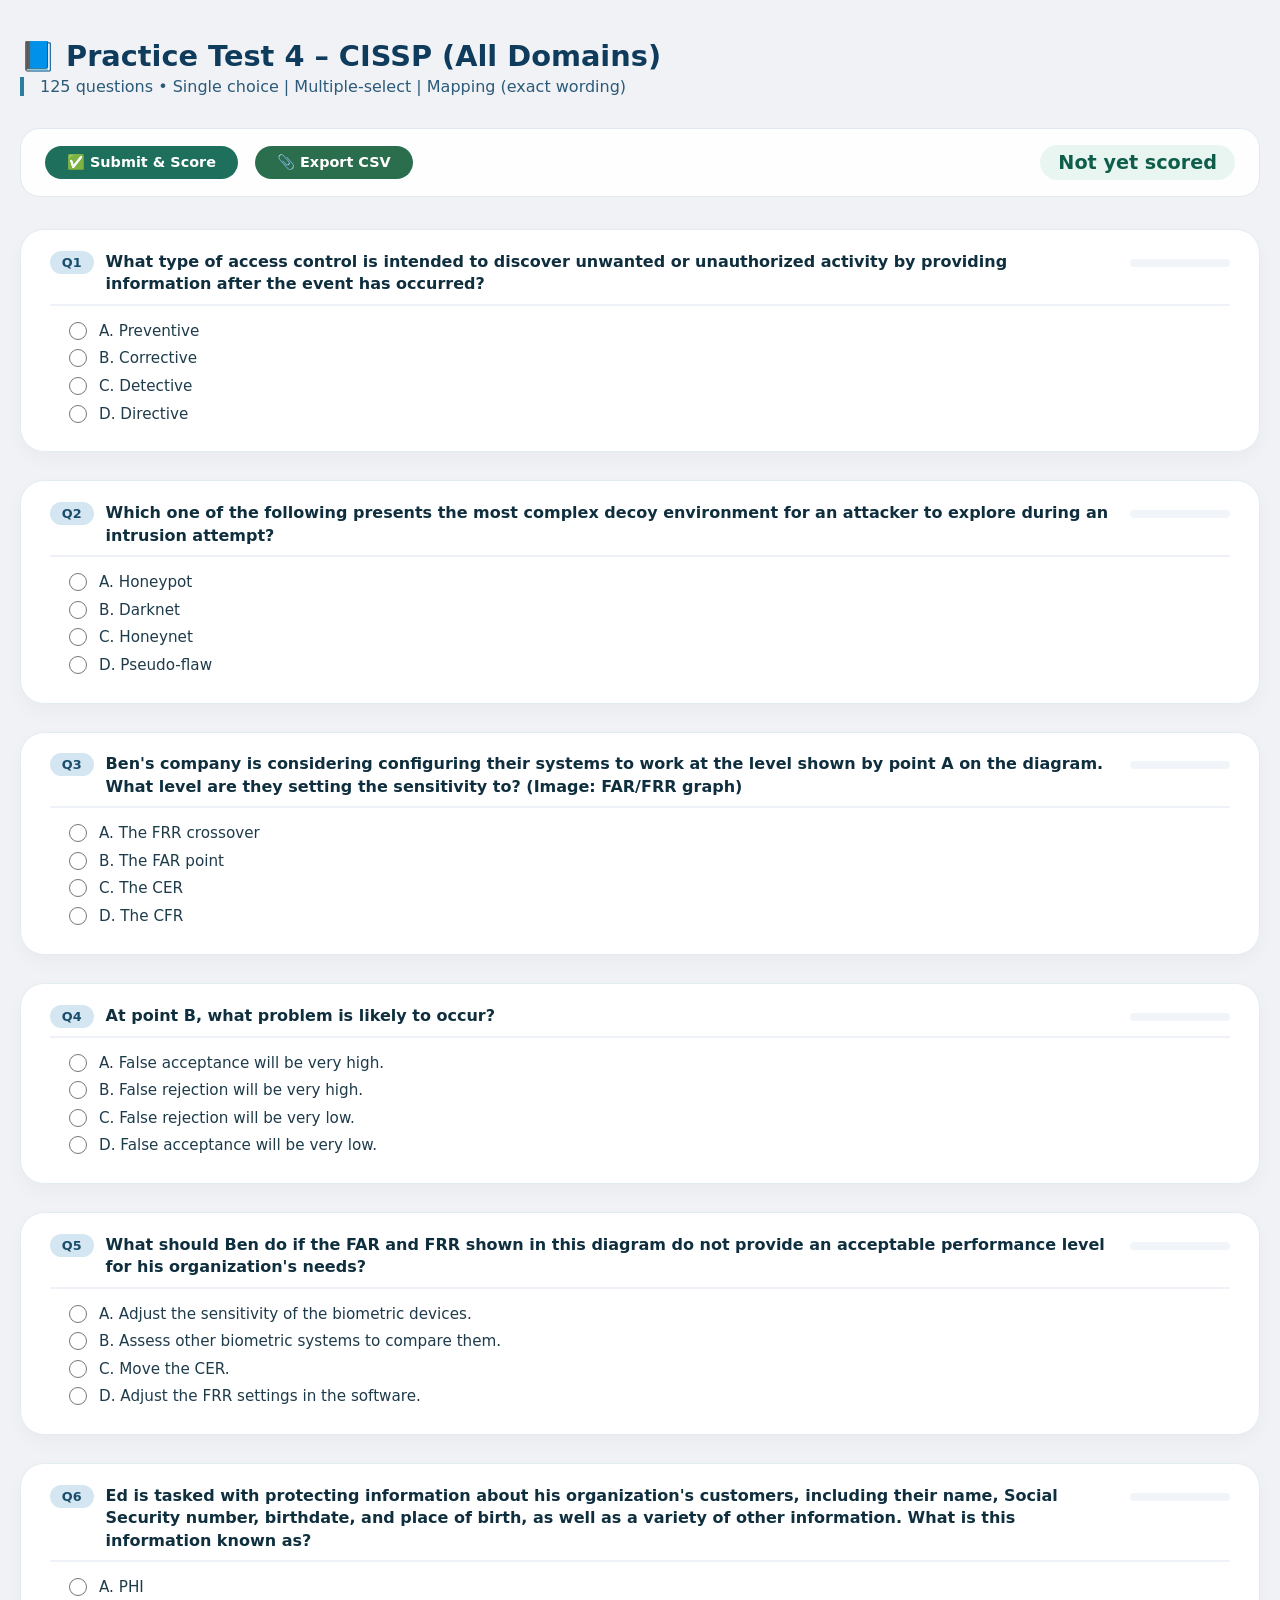
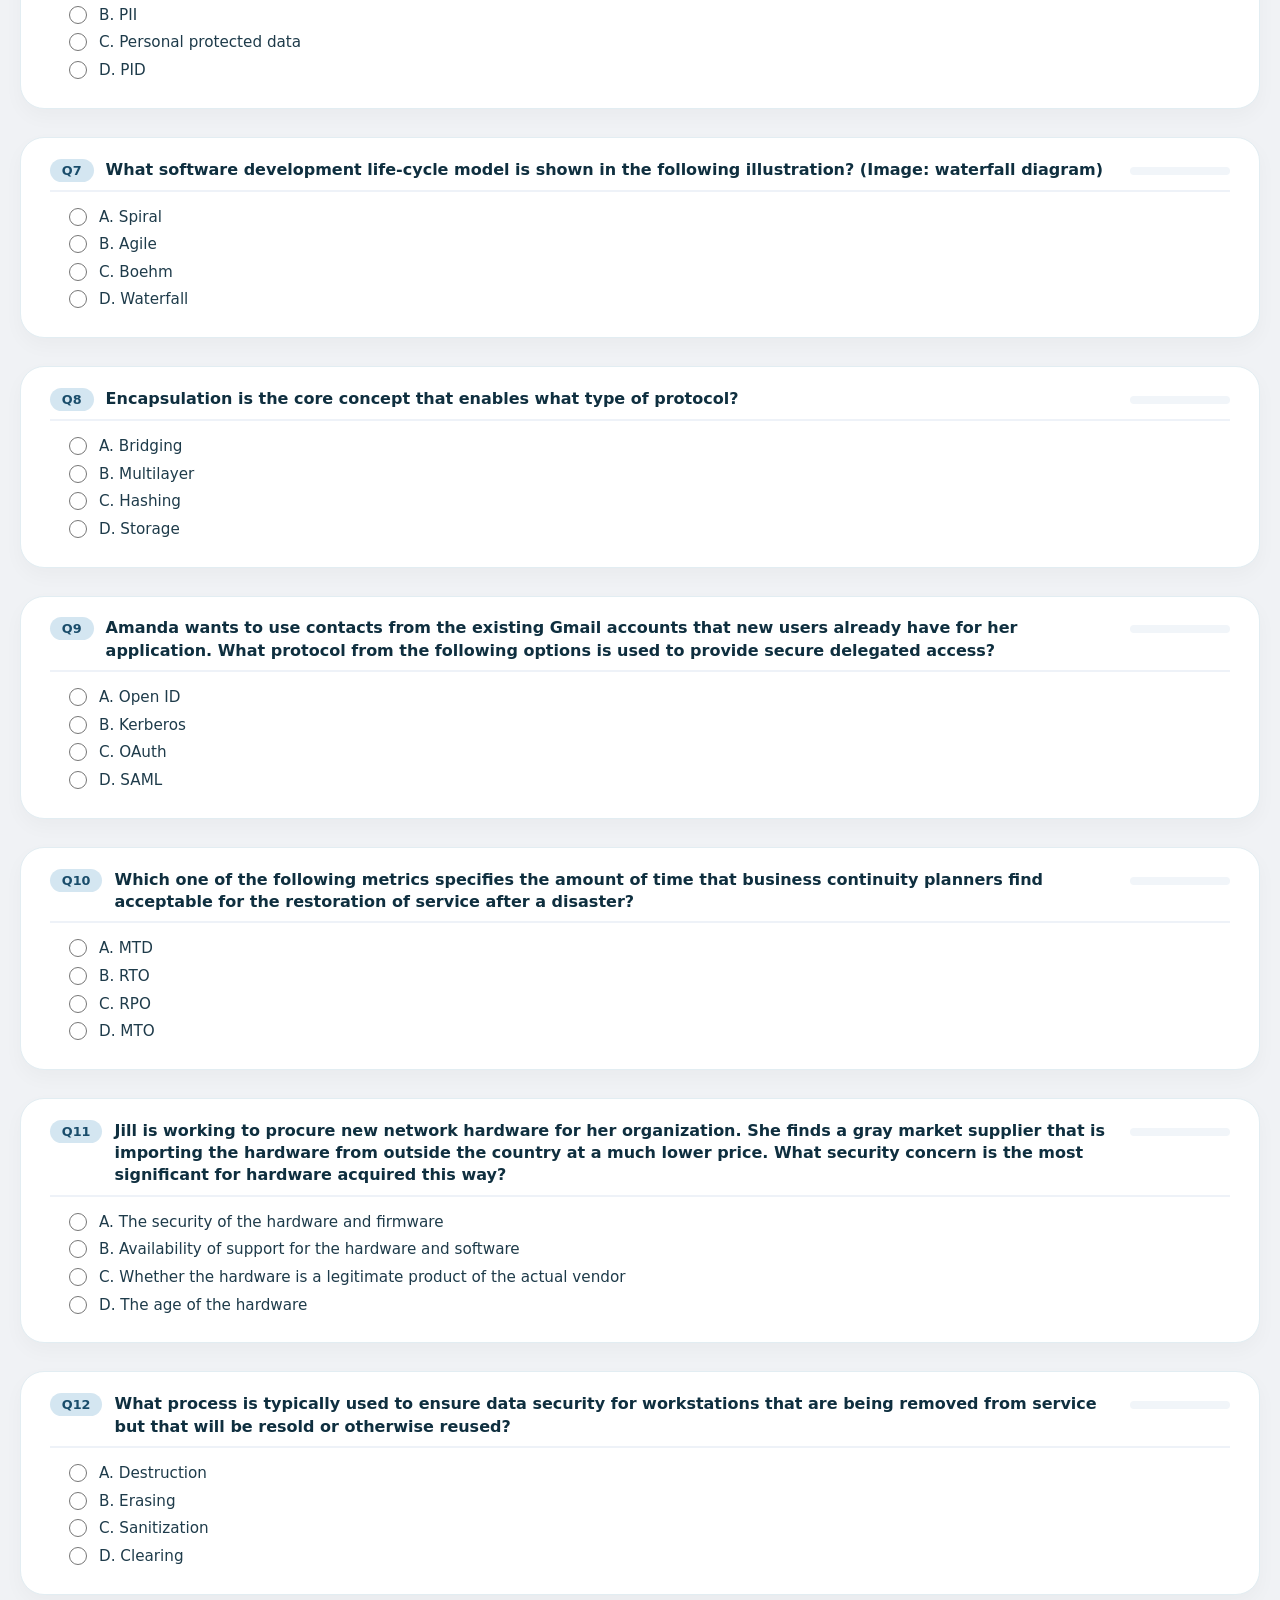
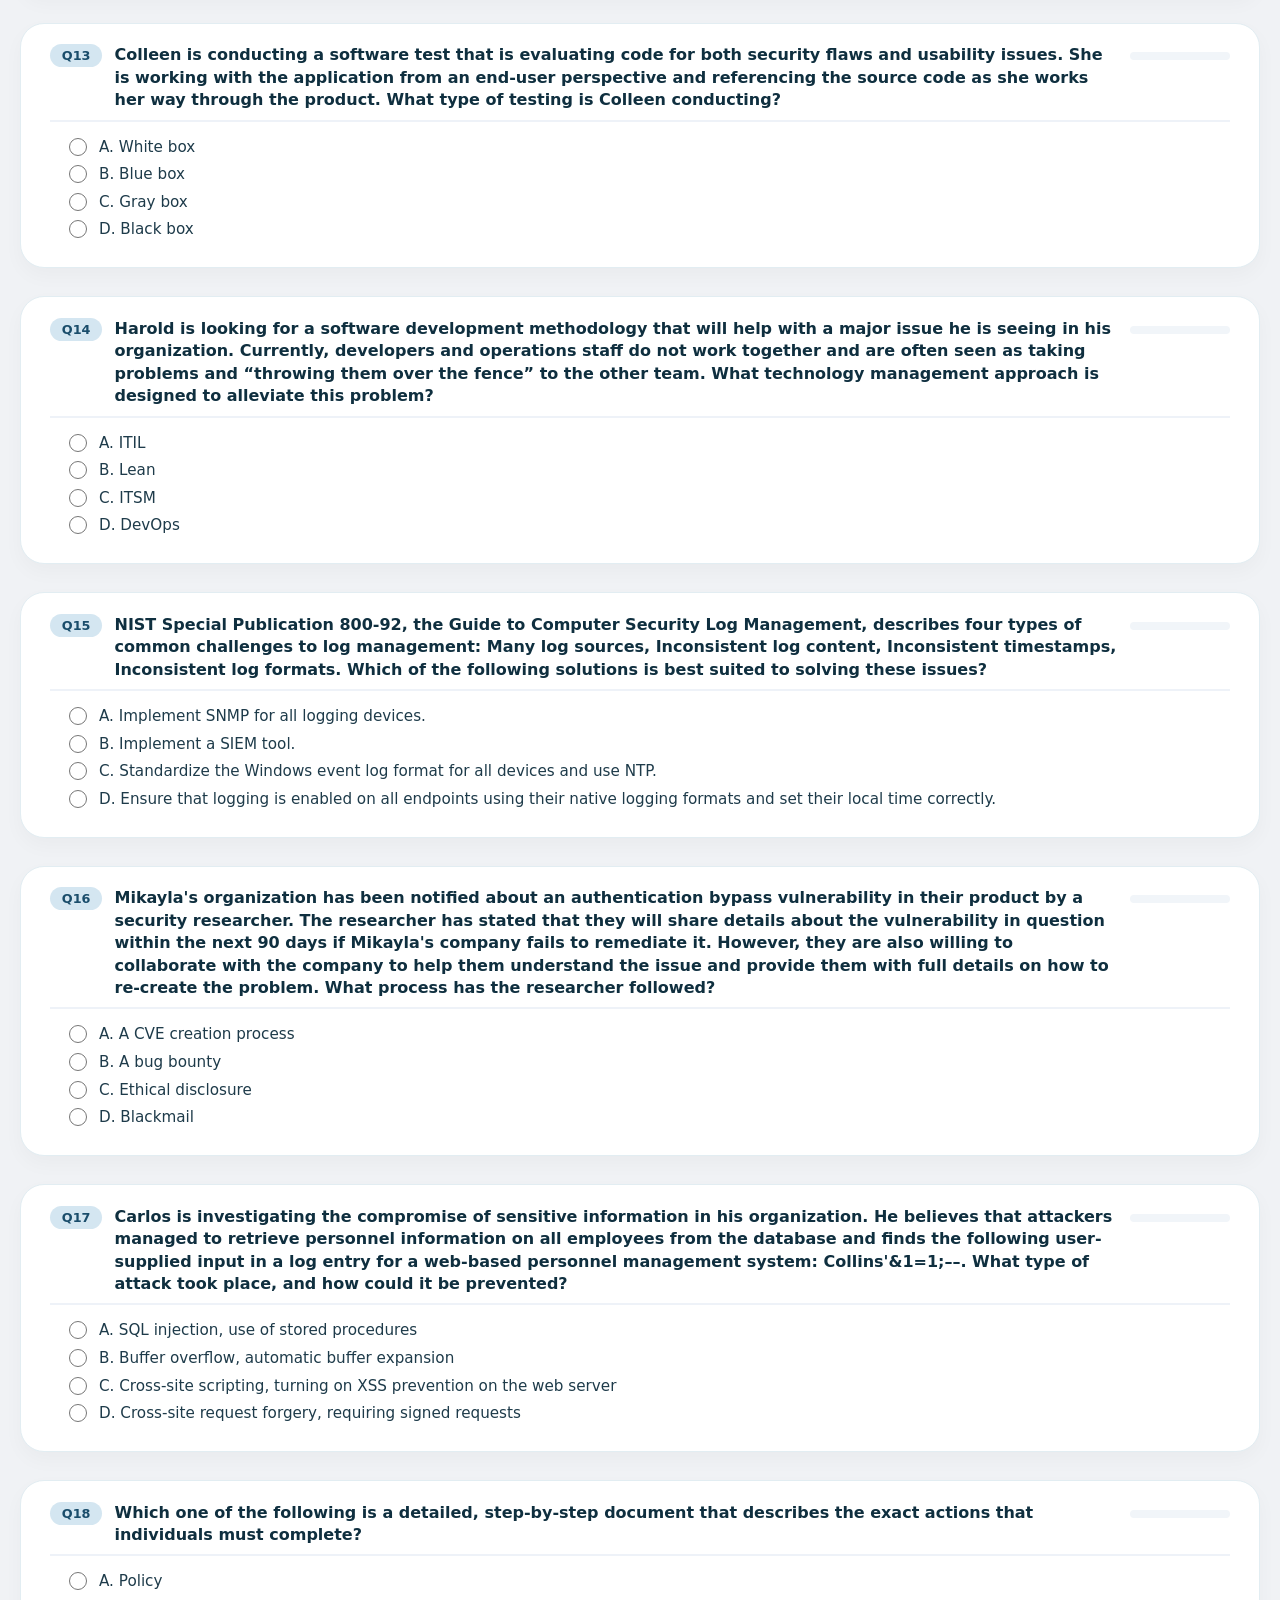
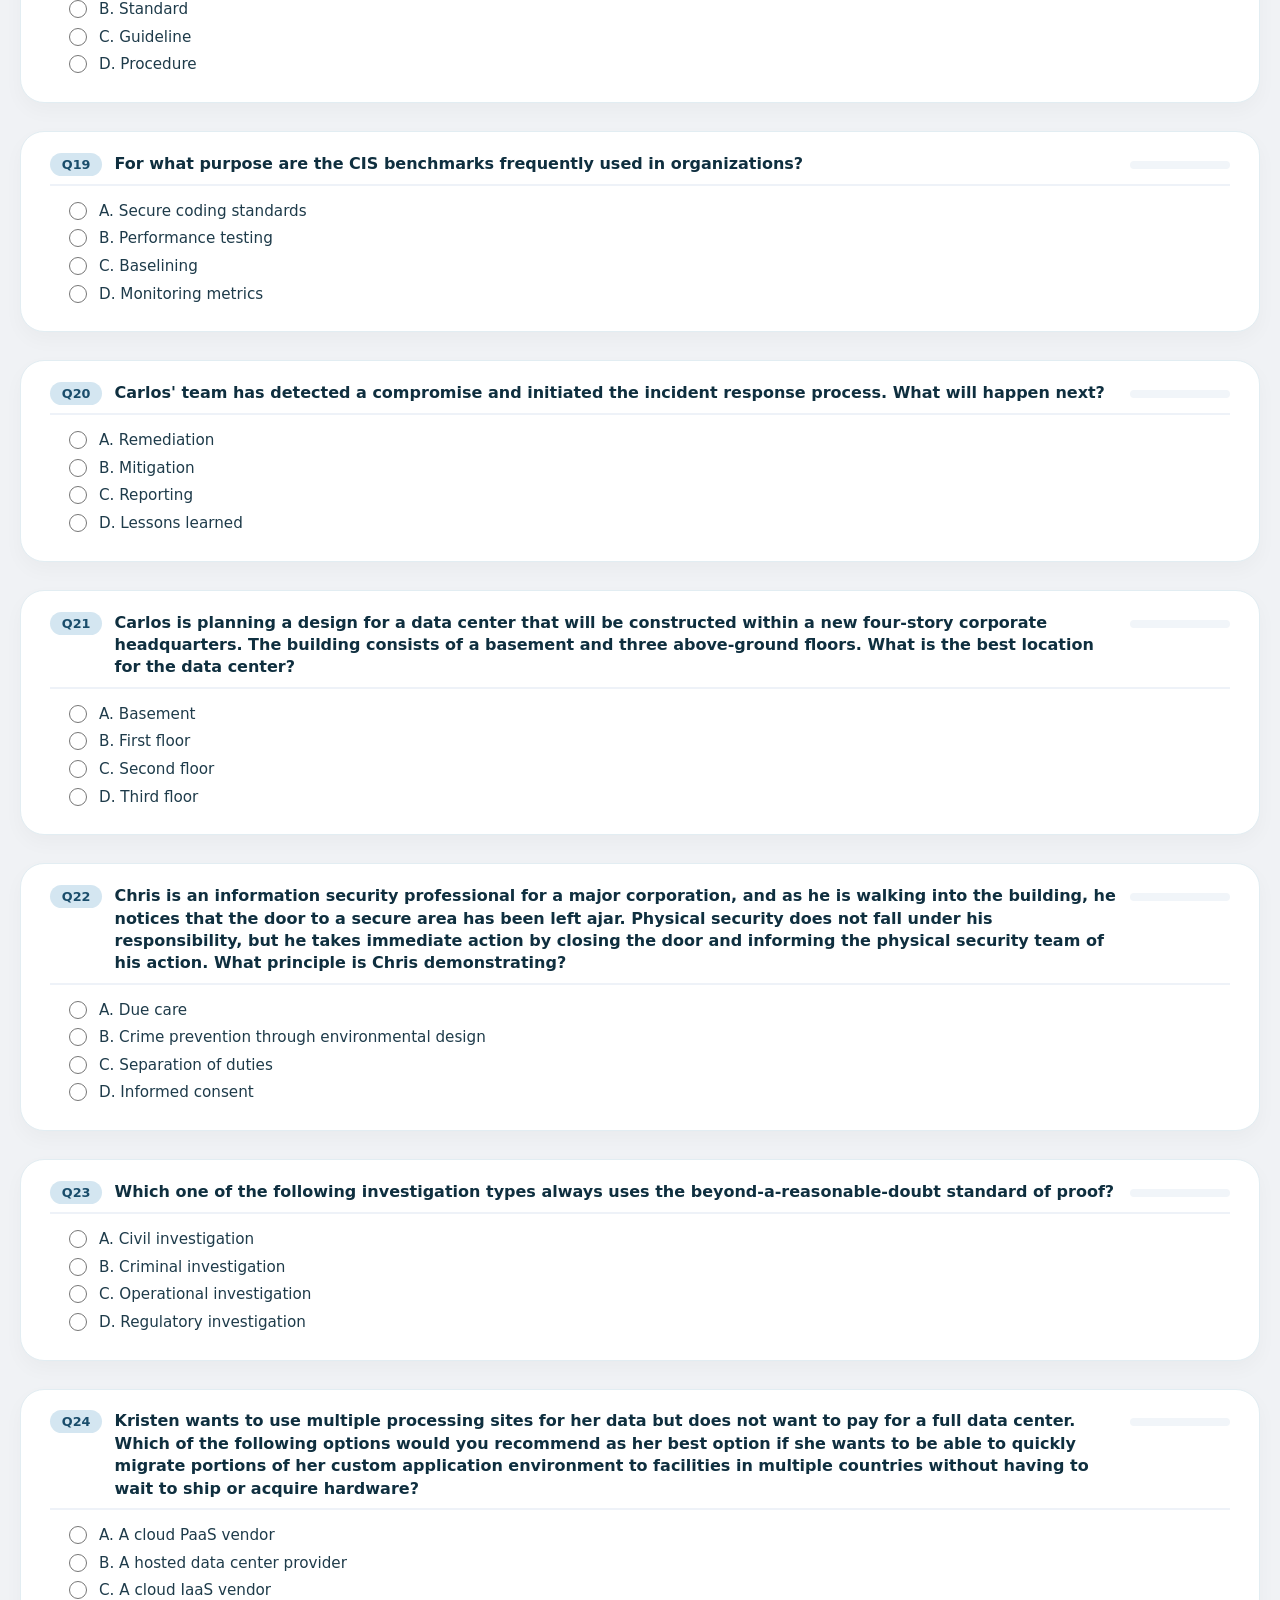
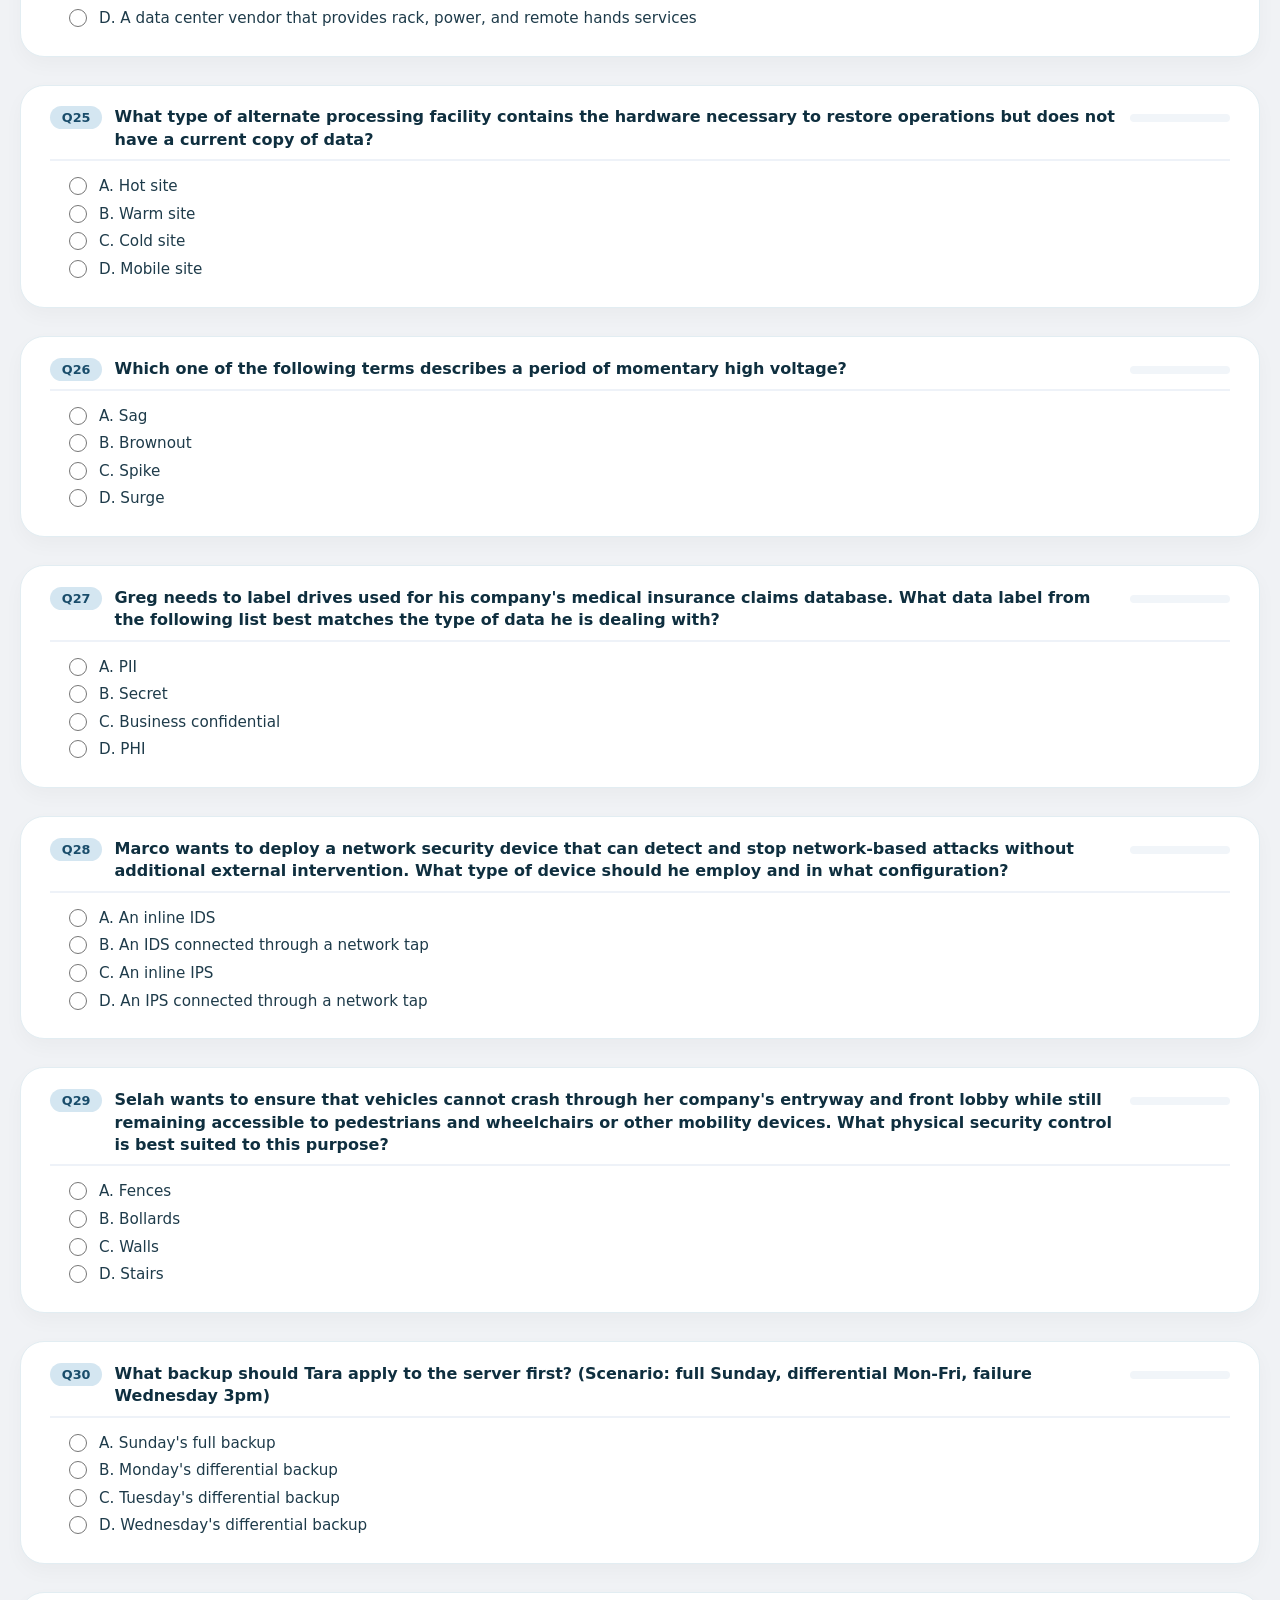
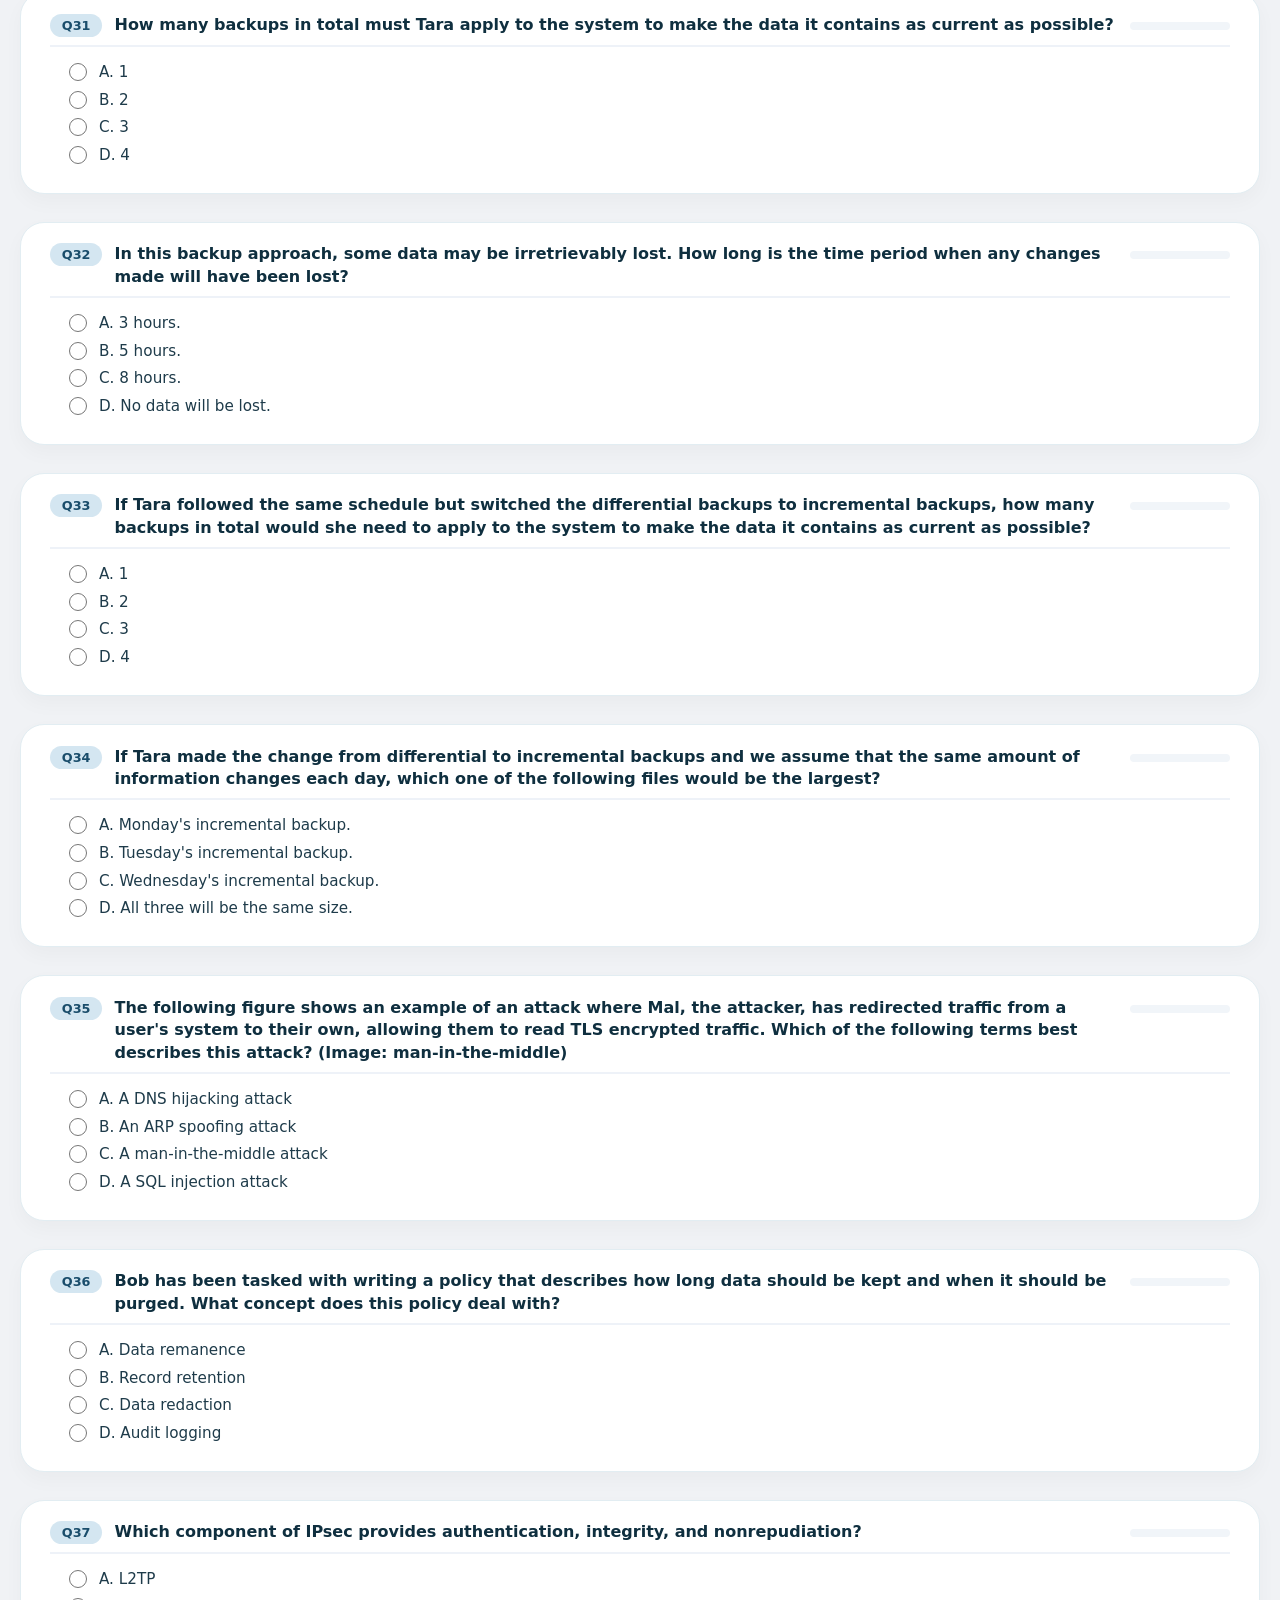
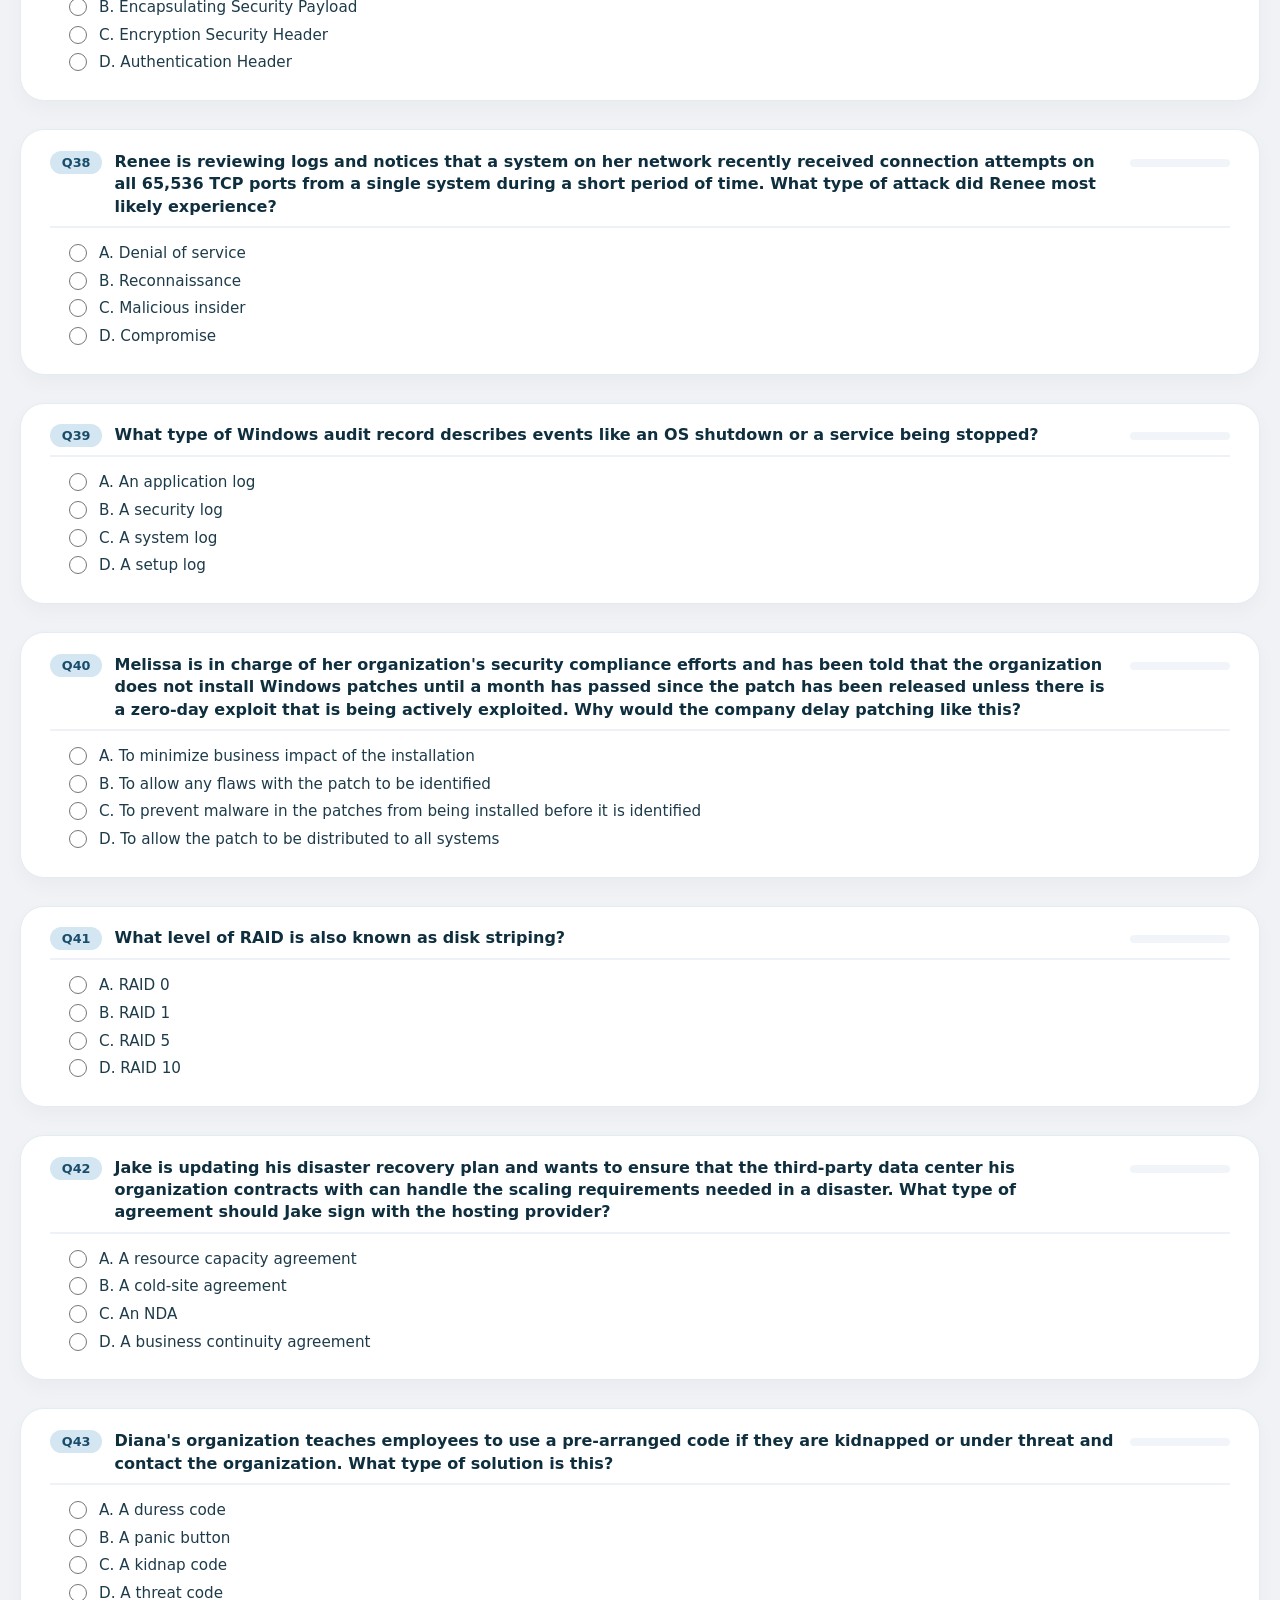
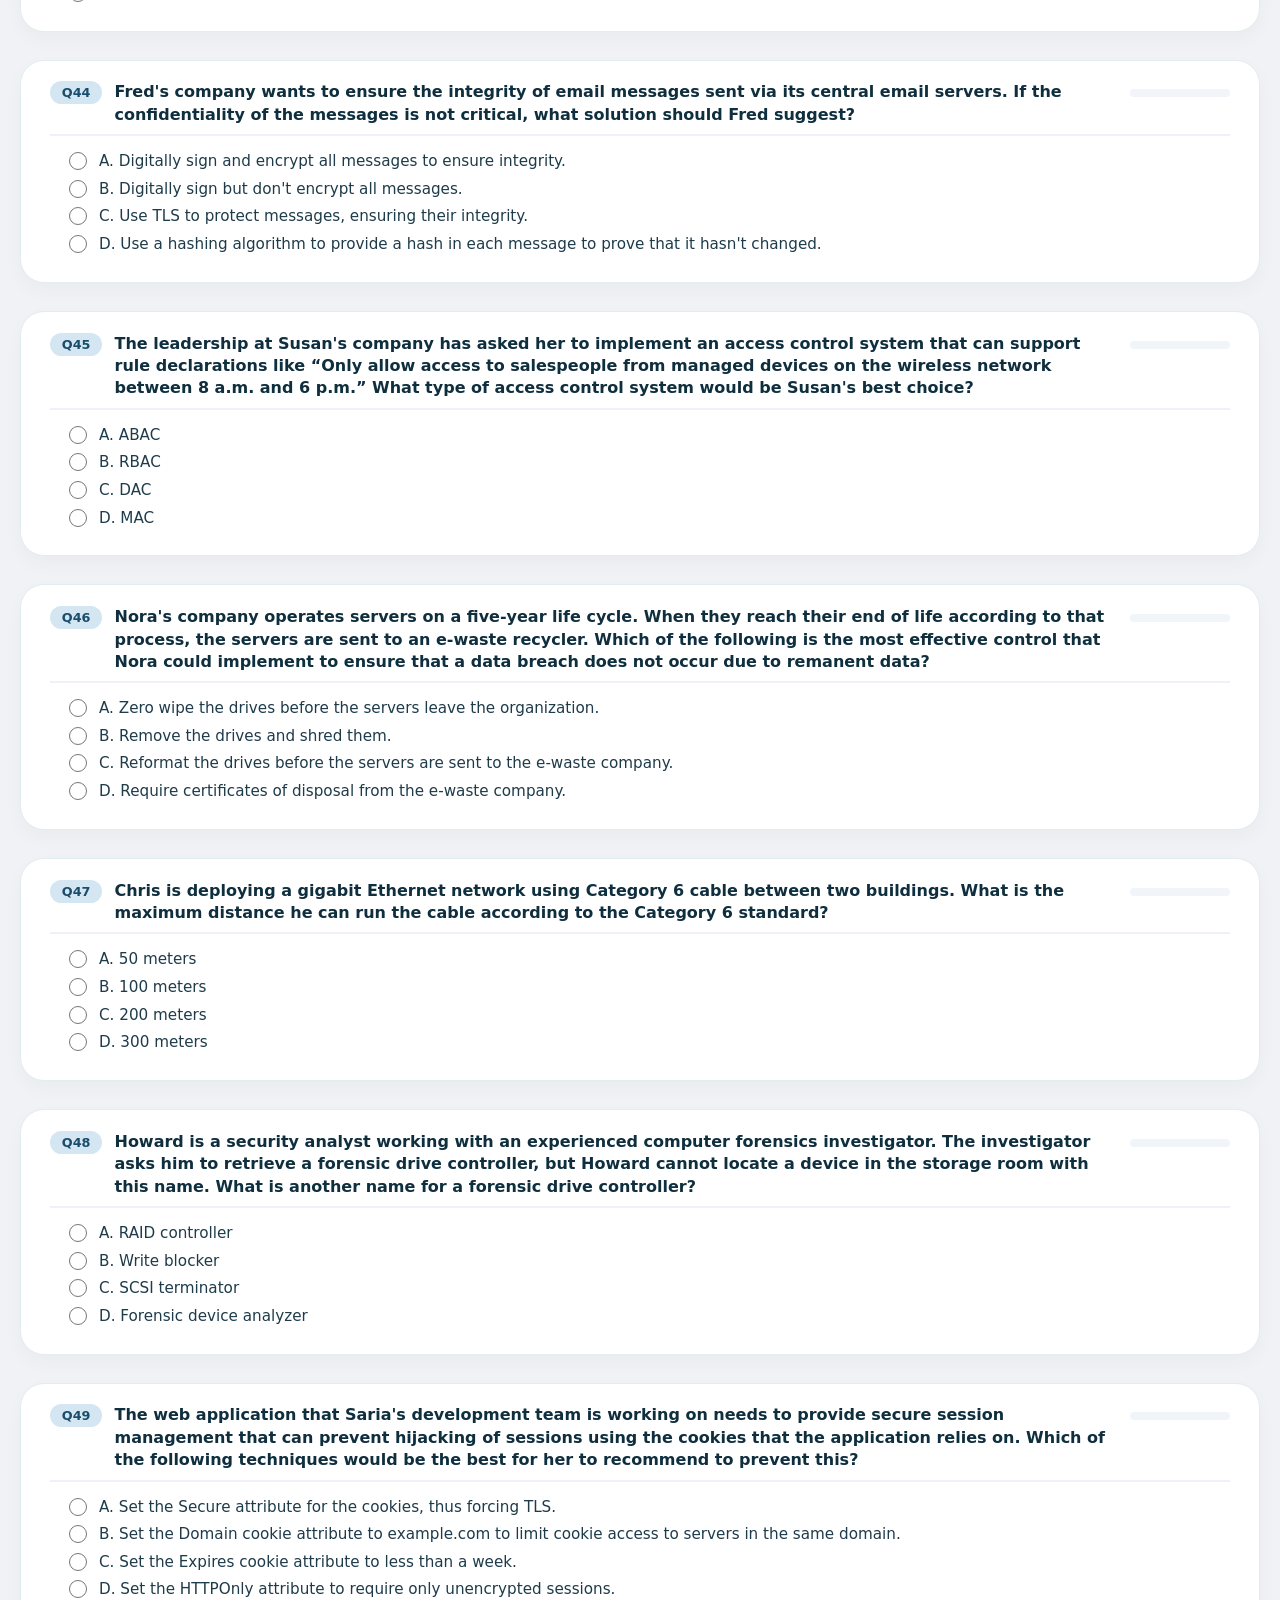
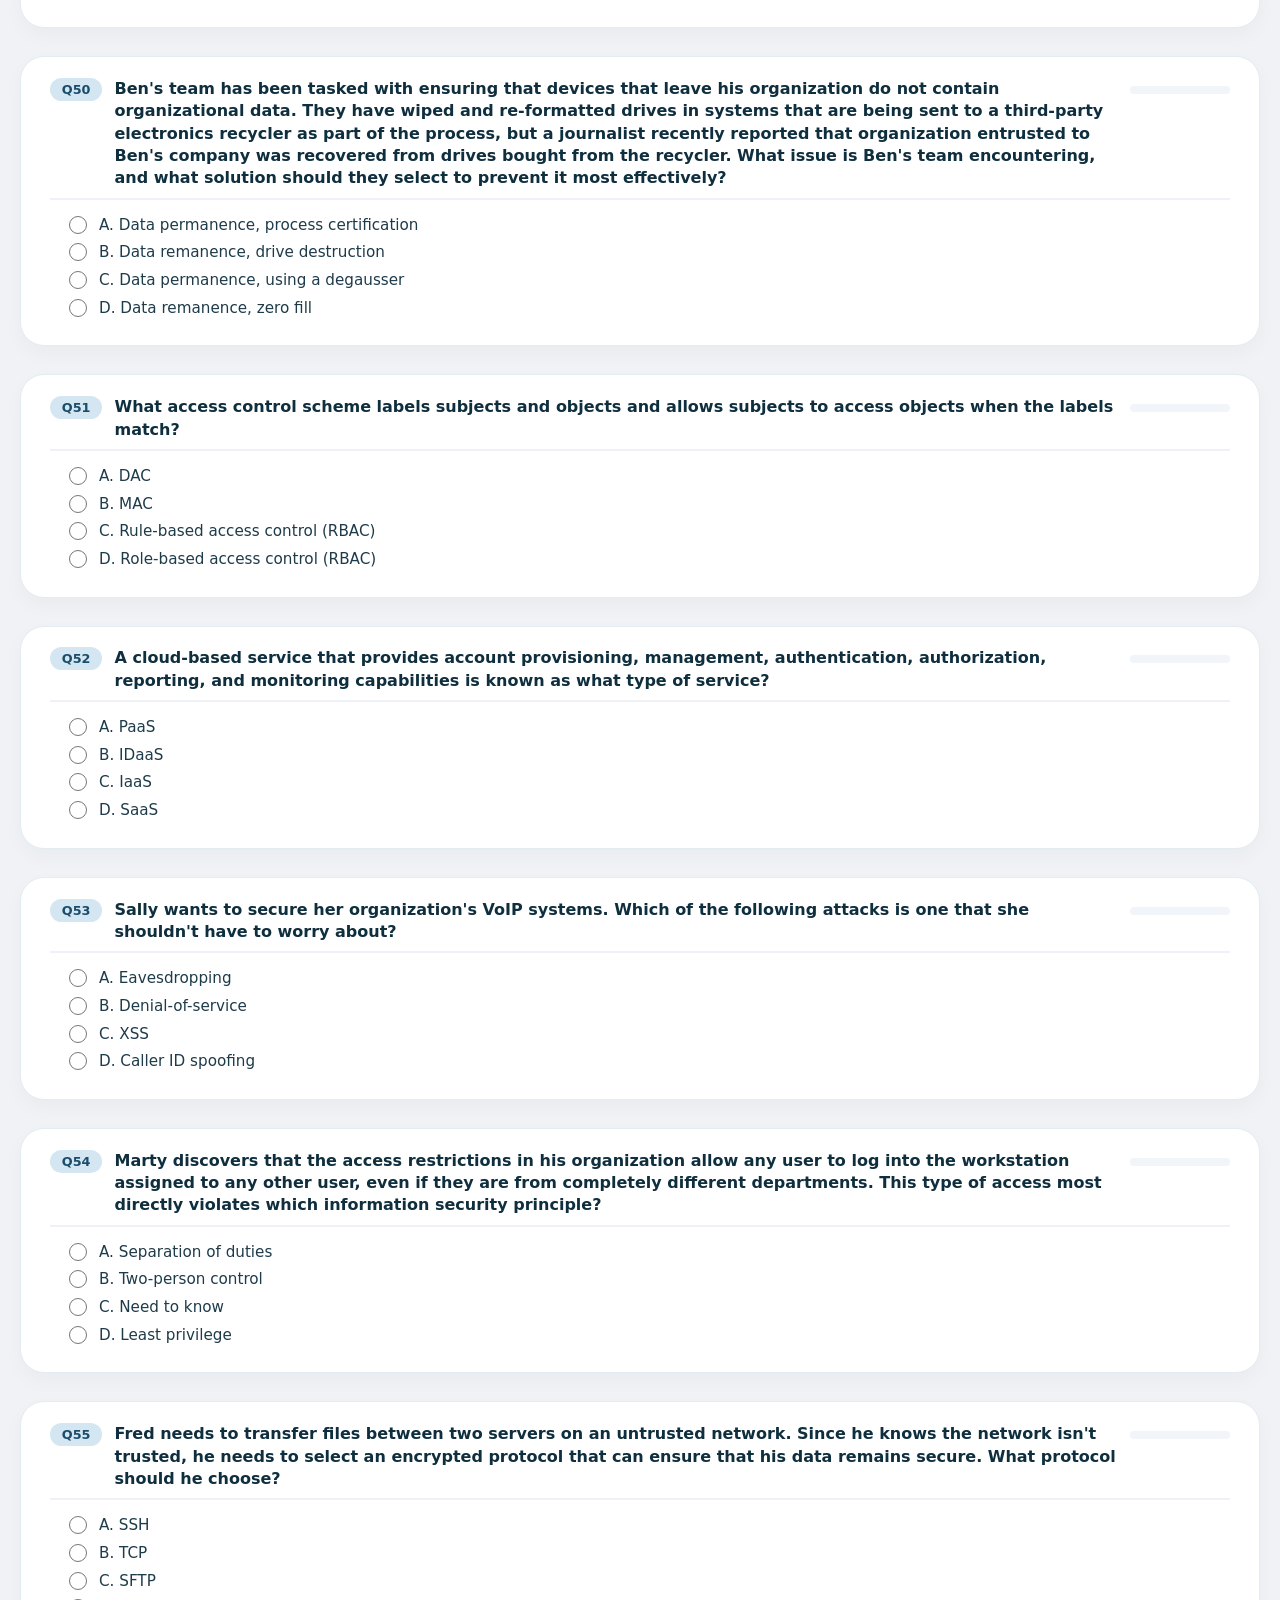
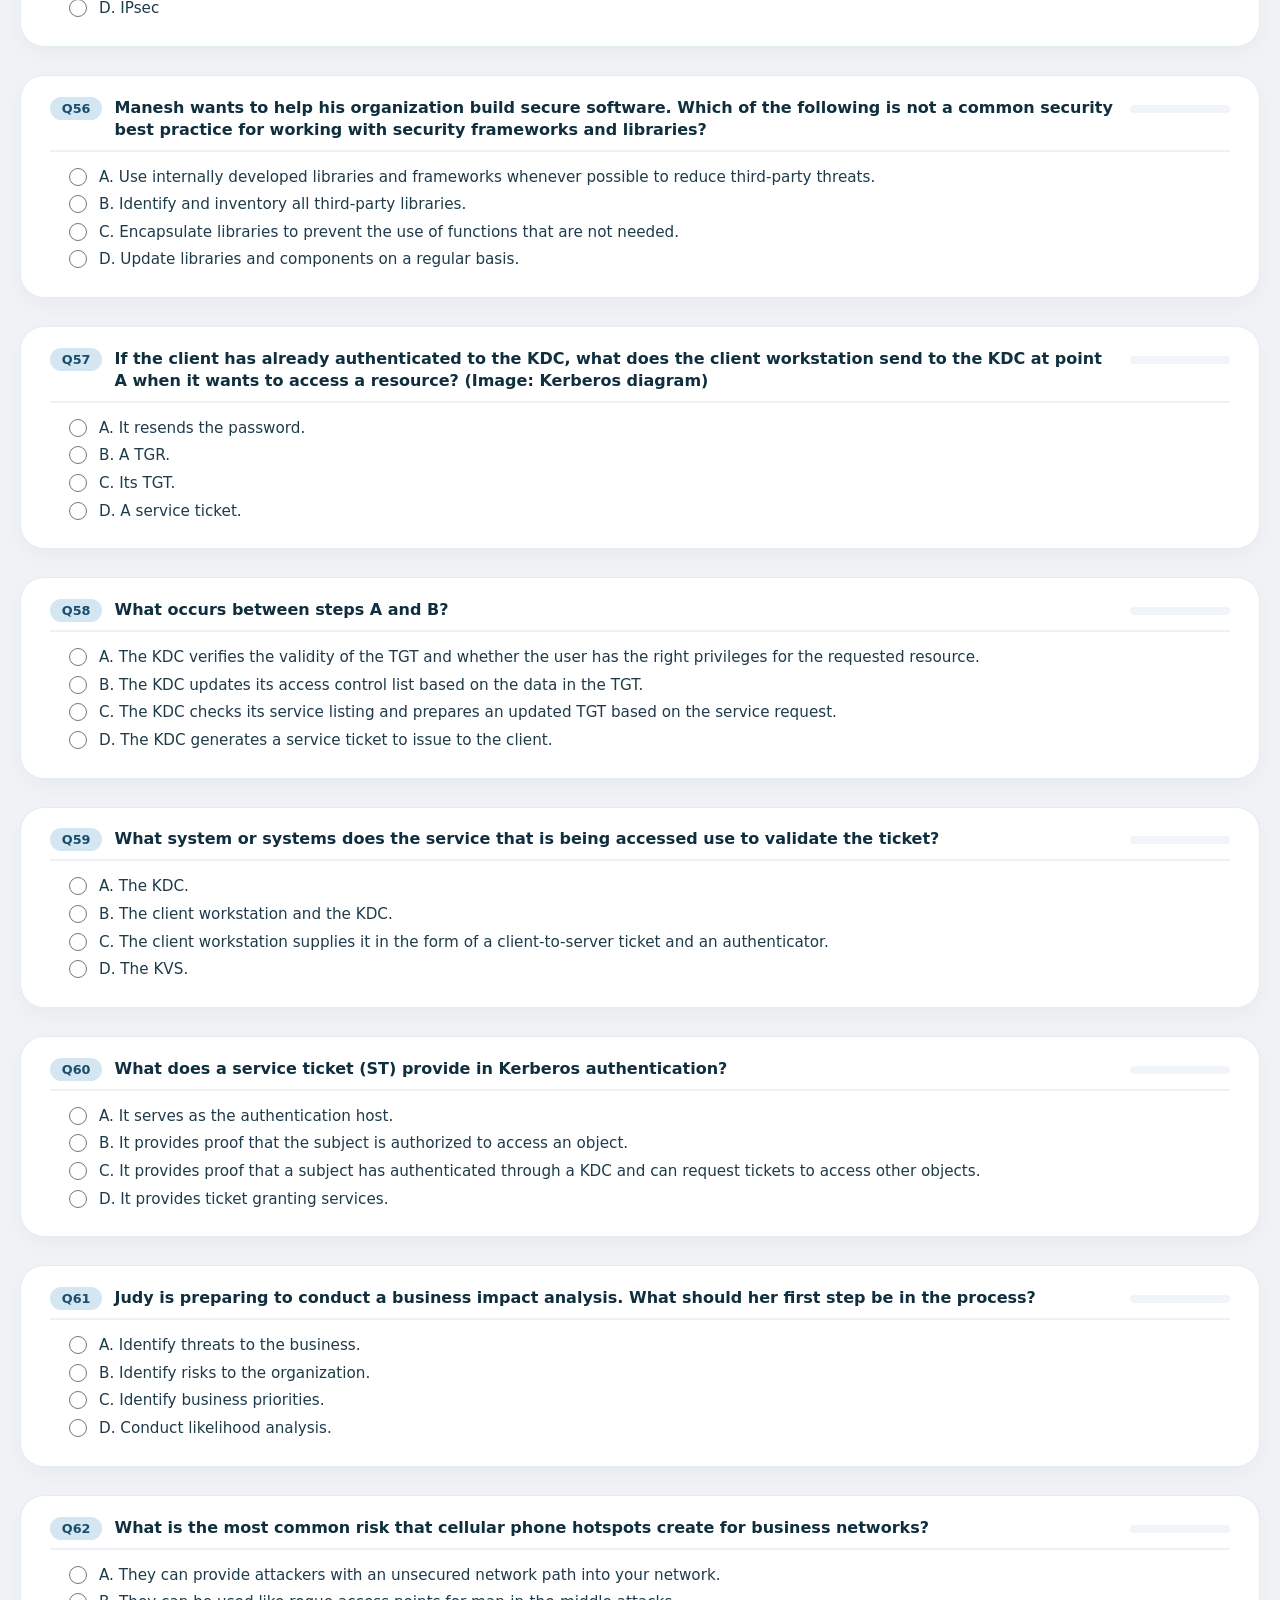
<file: isc-cissp/question-bank/isc-cissp-official-practice-tests-4th-edition/mcq/mcq-practice-test-04.html>
<!DOCTYPE html>
<html lang="en">

<head>
    <meta charset="UTF-8">
    <meta name="viewport" content="width=device-width, initial-scale=1.0, user-scalable=yes">
    <title>Practice Test 4 – CISSP (All Domains)</title>
    <style>
        * {
            box-sizing: border-box;
            font-family: system-ui, 'Segoe UI', 'Roboto', 'Helvetica Neue', sans-serif;
        }

        body {
            background: #f0f2f5;
            margin: 0;
            padding: 20px;
            color: #1e293b;
        }

        .container {
            max-width: 1400px;
            margin: 0 auto;
        }

        h1 {
            font-size: 1.8rem;
            margin-bottom: 0.25rem;
            color: #0f3b5c;
        }

        .sub {
            color: #2c5a7a;
            margin-bottom: 2rem;
            border-left: 4px solid #2c7da0;
            padding-left: 1rem;
        }

        .toolbar {
            background: white;
            border-radius: 20px;
            padding: 1rem 1.5rem;
            margin-bottom: 2rem;
            display: flex;
            flex-wrap: wrap;
            justify-content: space-between;
            align-items: center;
            gap: 15px;
            position: sticky;
            top: 10px;
            z-index: 10;
            backdrop-filter: blur(8px);
            background: rgba(255, 255, 255, 0.92);
            border: 1px solid #e2e8f0;
        }

        button {
            background: #1e6f5c;
            color: white;
            border: none;
            padding: 8px 22px;
            border-radius: 40px;
            font-weight: 600;
            font-size: 0.9rem;
            cursor: pointer;
            transition: all 0.2s;
        }

        button:hover {
            background: #0f5a49;
            transform: translateY(-1px);
        }

        .btn-export {
            background: #2b6e4e;
        }

        .score-area {
            font-size: 1.2rem;
            font-weight: 700;
            background: #e9f5f1;
            padding: 6px 18px;
            border-radius: 40px;
            color: #0e5e4a;
        }

        .questions-grid {
            display: flex;
            flex-direction: column;
            gap: 1.75rem;
        }

        .question-card {
            background: white;
            border-radius: 24px;
            padding: 1.3rem 1.8rem;
            box-shadow: 0 8px 20px rgba(0, 0, 0, 0.03);
            border: 1px solid #e2edf2;
        }

        .question-header {
            display: flex;
            gap: 12px;
            align-items: baseline;
            margin-bottom: 1rem;
            border-bottom: 2px solid #eef2f8;
            padding-bottom: 0.5rem;
        }

        .q-num {
            background: #d4e6f1;
            padding: 4px 12px;
            border-radius: 60px;
            font-weight: 700;
            font-size: 0.8rem;
            color: #1a4d6b;
        }

        .q-text {
            font-weight: 600;
            font-size: 1rem;
            line-height: 1.4;
            color: #0f2f3f;
        }

        .hashtag {
            min-width: 100px !important;
            font-size: 0.8rem;
            margin-left: auto;
            background: #f1f5f9;
            padding: 4px 12px;
            border-radius: 40px;
            font-weight: 500;
        }

        .hashtag.correct {
            background: #c8e6df;
            color: #0b5345;
        }

        .hashtag.incorrect {
            background: #f8dddd;
            color: #9b2c2c;
        }

        .hashtag.skipped {
            background: #fff3bf;
            color: #856404;
        }

        .options {
            margin: 1rem 0 0.5rem 1.2rem;
            display: flex;
            flex-direction: column;
            gap: 0.6rem;
        }

        .option {
            display: flex;
            align-items: center;
            gap: 12px;
            flex-wrap: wrap;
        }

        .option input {
            margin: 0;
            width: 18px;
            height: 18px;
            accent-color: #2c7da0;
        }

        .option label {
            font-size: 0.95rem;
            color: #1e3b4a;
        }

        .mapping-table {
            margin: 1rem 0 0.5rem 1rem;
            border-collapse: collapse;
            background: #fafdff;
            width: 100%;
            max-width: 900px;
        }

        .mapping-table td,
        .mapping-table th {
            border: 1px solid #cbdde6;
            padding: 10px 12px;
            vertical-align: middle;
        }

        .mapping-table th {
            background: #e7f0f5;
            font-weight: 600;
        }

        select {
            padding: 6px 12px;
            border-radius: 28px;
            border: 1px solid #bdd4e2;
            background: white;
            font-size: 0.9rem;
        }

        .modal {
            display: none;
            position: fixed;
            top: 0;
            left: 0;
            width: 100%;
            height: 100%;
            background: rgba(0, 0, 0, 0.5);
            z-index: 1000;
            justify-content: center;
            align-items: center;
        }

        .modal-content {
            background: white;
            border-radius: 28px;
            max-width: 95%;
            width: 1200px;
            max-height: 85%;
            overflow: auto;
            padding: 1.5rem;
            position: relative;
            box-shadow: 0 20px 35px rgba(0, 0, 0, 0.2);
        }

        .close-modal {
            position: absolute;
            top: 12px;
            right: 20px;
            font-size: 28px;
            cursor: pointer;
            color: #777;
        }

        .result-table {
            width: 100%;
            border-collapse: collapse;
            font-size: 0.8rem;
            background: white;
        }

        .result-table th,
        .result-table td {
            border: 1px solid #d4dee5;
            padding: 10px 8px;
            text-align: left;
            vertical-align: top;
        }

        .result-table th {
            background: #eef3f7;
        }

        footer {
            margin-top: 2rem;
            text-align: center;
            font-size: 0.75rem;
            color: #5b7c93;
        }

        @media (max-width: 760px) {
            .question-card {
                padding: 1rem;
            }

            .options {
                margin-left: 0.2rem;
            }
        }
    </style>
</head>

<body>
    <div class="container">
        <h1>📘 Practice Test 4 – CISSP (All Domains)</h1>
        <div class="sub">125 questions • Single choice | Multiple‑select | Mapping (exact wording)</div>

        <div class="toolbar">
            <div>
                <button id="submitBtn">✅ Submit & Score</button>
                <button id="exportBtn" class="btn-export" style="margin-left: 12px;">📎 Export CSV</button>
            </div>
            <div class="score-area" id="scoreDisplay">Not yet scored</div>
        </div>

        <div id="questionsContainer" class="questions-grid"></div>
        <footer>Practice Test — CISSP (All Domains). Hashtags appear after submission: ✅ correct / ❌ incorrect / ⚪
            skipped.</footer>
    </div>

    <div id="summaryModal" class="modal">
        <div class="modal-content">
            <span class="close-modal">&times;</span>
            <h3 id="modalTitle">Detailed Report</h3>
            <div id="modalBody"></div>
            <button id="modalExportBtn" class="btn-export" style="margin-top: 12px;">📎 Export CSV from Modal</button>
        </div>
    </div>

    <script>
        // =============================================================
        // PRACTICE TEST 4 – QUESTIONS (exact wording from earlier XML)
        // 125 questions, IDs 1 to 125
        // =============================================================
        const questionsData = [
            { id: 1, text: "What type of access control is intended to discover unwanted or unauthorized activity by providing information after the event has occurred?", options: ["A. Preventive", "B. Corrective", "C. Detective", "D. Directive"] },
            { id: 2, text: "Which one of the following presents the most complex decoy environment for an attacker to explore during an intrusion attempt?", options: ["A. Honeypot", "B. Darknet", "C. Honeynet", "D. Pseudo-flaw"] },
            { id: 3, text: "Ben's company is considering configuring their systems to work at the level shown by point A on the diagram. What level are they setting the sensitivity to? (Image: FAR/FRR graph)", options: ["A. The FRR crossover", "B. The FAR point", "C. The CER", "D. The CFR"] },
            { id: 4, text: "At point B, what problem is likely to occur?", options: ["A. False acceptance will be very high.", "B. False rejection will be very high.", "C. False rejection will be very low.", "D. False acceptance will be very low."] },
            { id: 5, text: "What should Ben do if the FAR and FRR shown in this diagram do not provide an acceptable performance level for his organization's needs?", options: ["A. Adjust the sensitivity of the biometric devices.", "B. Assess other biometric systems to compare them.", "C. Move the CER.", "D. Adjust the FRR settings in the software."] },
            { id: 6, text: "Ed is tasked with protecting information about his organization's customers, including their name, Social Security number, birthdate, and place of birth, as well as a variety of other information. What is this information known as?", options: ["A. PHI", "B. PII", "C. Personal protected data", "D. PID"] },
            { id: 7, text: "What software development life-cycle model is shown in the following illustration? (Image: waterfall diagram)", options: ["A. Spiral", "B. Agile", "C. Boehm", "D. Waterfall"] },
            { id: 8, text: "Encapsulation is the core concept that enables what type of protocol?", options: ["A. Bridging", "B. Multilayer", "C. Hashing", "D. Storage"] },
            { id: 9, text: "Amanda wants to use contacts from the existing Gmail accounts that new users already have for her application. What protocol from the following options is used to provide secure delegated access?", options: ["A. Open ID", "B. Kerberos", "C. OAuth", "D. SAML"] },
            { id: 10, text: "Which one of the following metrics specifies the amount of time that business continuity planners find acceptable for the restoration of service after a disaster?", options: ["A. MTD", "B. RTO", "C. RPO", "D. MTO"] },
            { id: 11, text: "Jill is working to procure new network hardware for her organization. She finds a gray market supplier that is importing the hardware from outside the country at a much lower price. What security concern is the most significant for hardware acquired this way?", options: ["A. The security of the hardware and firmware", "B. Availability of support for the hardware and software", "C. Whether the hardware is a legitimate product of the actual vendor", "D. The age of the hardware"] },
            { id: 12, text: "What process is typically used to ensure data security for workstations that are being removed from service but that will be resold or otherwise reused?", options: ["A. Destruction", "B. Erasing", "C. Sanitization", "D. Clearing"] },
            { id: 13, text: "Colleen is conducting a software test that is evaluating code for both security flaws and usability issues. She is working with the application from an end-user perspective and referencing the source code as she works her way through the product. What type of testing is Colleen conducting?", options: ["A. White box", "B. Blue box", "C. Gray box", "D. Black box"] },
            { id: 14, text: "Harold is looking for a software development methodology that will help with a major issue he is seeing in his organization. Currently, developers and operations staff do not work together and are often seen as taking problems and “throwing them over the fence” to the other team. What technology management approach is designed to alleviate this problem?", options: ["A. ITIL", "B. Lean", "C. ITSM", "D. DevOps"] },
            { id: 15, text: "NIST Special Publication 800-92, the Guide to Computer Security Log Management, describes four types of common challenges to log management: Many log sources, Inconsistent log content, Inconsistent timestamps, Inconsistent log formats. Which of the following solutions is best suited to solving these issues?", options: ["A. Implement SNMP for all logging devices.", "B. Implement a SIEM tool.", "C. Standardize the Windows event log format for all devices and use NTP.", "D. Ensure that logging is enabled on all endpoints using their native logging formats and set their local time correctly."] },
            { id: 16, text: "Mikayla's organization has been notified about an authentication bypass vulnerability in their product by a security researcher. The researcher has stated that they will share details about the vulnerability in question within the next 90 days if Mikayla's company fails to remediate it. However, they are also willing to collaborate with the company to help them understand the issue and provide them with full details on how to re-create the problem. What process has the researcher followed?", options: ["A. A CVE creation process", "B. A bug bounty", "C. Ethical disclosure", "D. Blackmail"] },
            { id: 17, text: "Carlos is investigating the compromise of sensitive information in his organization. He believes that attackers managed to retrieve personnel information on all employees from the database and finds the following user-supplied input in a log entry for a web-based personnel management system: Collins'&1=1;––. What type of attack took place, and how could it be prevented?", options: ["A. SQL injection, use of stored procedures", "B. Buffer overflow, automatic buffer expansion", "C. Cross-site scripting, turning on XSS prevention on the web server", "D. Cross-site request forgery, requiring signed requests"] },
            { id: 18, text: "Which one of the following is a detailed, step-by-step document that describes the exact actions that individuals must complete?", options: ["A. Policy", "B. Standard", "C. Guideline", "D. Procedure"] },
            { id: 19, text: "For what purpose are the CIS benchmarks frequently used in organizations?", options: ["A. Secure coding standards", "B. Performance testing", "C. Baselining", "D. Monitoring metrics"] },
            { id: 20, text: "Carlos' team has detected a compromise and initiated the incident response process. What will happen next?", options: ["A. Remediation", "B. Mitigation", "C. Reporting", "D. Lessons learned"] },
            { id: 21, text: "Carlos is planning a design for a data center that will be constructed within a new four-story corporate headquarters. The building consists of a basement and three above-ground floors. What is the best location for the data center?", options: ["A. Basement", "B. First floor", "C. Second floor", "D. Third floor"] },
            { id: 22, text: "Chris is an information security professional for a major corporation, and as he is walking into the building, he notices that the door to a secure area has been left ajar. Physical security does not fall under his responsibility, but he takes immediate action by closing the door and informing the physical security team of his action. What principle is Chris demonstrating?", options: ["A. Due care", "B. Crime prevention through environmental design", "C. Separation of duties", "D. Informed consent"] },
            { id: 23, text: "Which one of the following investigation types always uses the beyond-a-reasonable-doubt standard of proof?", options: ["A. Civil investigation", "B. Criminal investigation", "C. Operational investigation", "D. Regulatory investigation"] },
            { id: 24, text: "Kristen wants to use multiple processing sites for her data but does not want to pay for a full data center. Which of the following options would you recommend as her best option if she wants to be able to quickly migrate portions of her custom application environment to facilities in multiple countries without having to wait to ship or acquire hardware?", options: ["A. A cloud PaaS vendor", "B. A hosted data center provider", "C. A cloud IaaS vendor", "D. A data center vendor that provides rack, power, and remote hands services"] },
            { id: 25, text: "What type of alternate processing facility contains the hardware necessary to restore operations but does not have a current copy of data?", options: ["A. Hot site", "B. Warm site", "C. Cold site", "D. Mobile site"] },
            { id: 26, text: "Which one of the following terms describes a period of momentary high voltage?", options: ["A. Sag", "B. Brownout", "C. Spike", "D. Surge"] },
            { id: 27, text: "Greg needs to label drives used for his company's medical insurance claims database. What data label from the following list best matches the type of data he is dealing with?", options: ["A. PII", "B. Secret", "C. Business confidential", "D. PHI"] },
            { id: 28, text: "Marco wants to deploy a network security device that can detect and stop network-based attacks without additional external intervention. What type of device should he employ and in what configuration?", options: ["A. An inline IDS", "B. An IDS connected through a network tap", "C. An inline IPS", "D. An IPS connected through a network tap"] },
            { id: 29, text: "Selah wants to ensure that vehicles cannot crash through her company's entryway and front lobby while still remaining accessible to pedestrians and wheelchairs or other mobility devices. What physical security control is best suited to this purpose?", options: ["A. Fences", "B. Bollards", "C. Walls", "D. Stairs"] },
            { id: 30, text: "What backup should Tara apply to the server first? (Scenario: full Sunday, differential Mon-Fri, failure Wednesday 3pm)", options: ["A. Sunday's full backup", "B. Monday's differential backup", "C. Tuesday's differential backup", "D. Wednesday's differential backup"] },
            { id: 31, text: "How many backups in total must Tara apply to the system to make the data it contains as current as possible?", options: ["A. 1", "B. 2", "C. 3", "D. 4"] },
            { id: 32, text: "In this backup approach, some data may be irretrievably lost. How long is the time period when any changes made will have been lost?", options: ["A. 3 hours.", "B. 5 hours.", "C. 8 hours.", "D. No data will be lost."] },
            { id: 33, text: "If Tara followed the same schedule but switched the differential backups to incremental backups, how many backups in total would she need to apply to the system to make the data it contains as current as possible?", options: ["A. 1", "B. 2", "C. 3", "D. 4"] },
            { id: 34, text: "If Tara made the change from differential to incremental backups and we assume that the same amount of information changes each day, which one of the following files would be the largest?", options: ["A. Monday's incremental backup.", "B. Tuesday's incremental backup.", "C. Wednesday's incremental backup.", "D. All three will be the same size."] },
            { id: 35, text: "The following figure shows an example of an attack where Mal, the attacker, has redirected traffic from a user's system to their own, allowing them to read TLS encrypted traffic. Which of the following terms best describes this attack? (Image: man-in-the-middle)", options: ["A. A DNS hijacking attack", "B. An ARP spoofing attack", "C. A man-in-the-middle attack", "D. A SQL injection attack"] },
            { id: 36, text: "Bob has been tasked with writing a policy that describes how long data should be kept and when it should be purged. What concept does this policy deal with?", options: ["A. Data remanence", "B. Record retention", "C. Data redaction", "D. Audit logging"] },
            { id: 37, text: "Which component of IPsec provides authentication, integrity, and nonrepudiation?", options: ["A. L2TP", "B. Encapsulating Security Payload", "C. Encryption Security Header", "D. Authentication Header"] },
            { id: 38, text: "Renee is reviewing logs and notices that a system on her network recently received connection attempts on all 65,536 TCP ports from a single system during a short period of time. What type of attack did Renee most likely experience?", options: ["A. Denial of service", "B. Reconnaissance", "C. Malicious insider", "D. Compromise"] },
            { id: 39, text: "What type of Windows audit record describes events like an OS shutdown or a service being stopped?", options: ["A. An application log", "B. A security log", "C. A system log", "D. A setup log"] },
            { id: 40, text: "Melissa is in charge of her organization's security compliance efforts and has been told that the organization does not install Windows patches until a month has passed since the patch has been released unless there is a zero-day exploit that is being actively exploited. Why would the company delay patching like this?", options: ["A. To minimize business impact of the installation", "B. To allow any flaws with the patch to be identified", "C. To prevent malware in the patches from being installed before it is identified", "D. To allow the patch to be distributed to all systems"] },
            { id: 41, text: "What level of RAID is also known as disk striping?", options: ["A. RAID 0", "B. RAID 1", "C. RAID 5", "D. RAID 10"] },
            { id: 42, text: "Jake is updating his disaster recovery plan and wants to ensure that the third-party data center his organization contracts with can handle the scaling requirements needed in a disaster. What type of agreement should Jake sign with the hosting provider?", options: ["A. A resource capacity agreement", "B. A cold-site agreement", "C. An NDA", "D. A business continuity agreement"] },
            { id: 43, text: "Diana's organization teaches employees to use a pre-arranged code if they are kidnapped or under threat and contact the organization. What type of solution is this?", options: ["A. A duress code", "B. A panic button", "C. A kidnap code", "D. A threat code"] },
            { id: 44, text: "Fred's company wants to ensure the integrity of email messages sent via its central email servers. If the confidentiality of the messages is not critical, what solution should Fred suggest?", options: ["A. Digitally sign and encrypt all messages to ensure integrity.", "B. Digitally sign but don't encrypt all messages.", "C. Use TLS to protect messages, ensuring their integrity.", "D. Use a hashing algorithm to provide a hash in each message to prove that it hasn't changed."] },
            { id: 45, text: "The leadership at Susan's company has asked her to implement an access control system that can support rule declarations like “Only allow access to salespeople from managed devices on the wireless network between 8 a.m. and 6 p.m.” What type of access control system would be Susan's best choice?", options: ["A. ABAC", "B. RBAC", "C. DAC", "D. MAC"] },
            { id: 46, text: "Nora's company operates servers on a five-year life cycle. When they reach their end of life according to that process, the servers are sent to an e-waste recycler. Which of the following is the most effective control that Nora could implement to ensure that a data breach does not occur due to remanent data?", options: ["A. Zero wipe the drives before the servers leave the organization.", "B. Remove the drives and shred them.", "C. Reformat the drives before the servers are sent to the e-waste company.", "D. Require certificates of disposal from the e-waste company."] },
            { id: 47, text: "Chris is deploying a gigabit Ethernet network using Category 6 cable between two buildings. What is the maximum distance he can run the cable according to the Category 6 standard?", options: ["A. 50 meters", "B. 100 meters", "C. 200 meters", "D. 300 meters"] },
            { id: 48, text: "Howard is a security analyst working with an experienced computer forensics investigator. The investigator asks him to retrieve a forensic drive controller, but Howard cannot locate a device in the storage room with this name. What is another name for a forensic drive controller?", options: ["A. RAID controller", "B. Write blocker", "C. SCSI terminator", "D. Forensic device analyzer"] },
            { id: 49, text: "The web application that Saria's development team is working on needs to provide secure session management that can prevent hijacking of sessions using the cookies that the application relies on. Which of the following techniques would be the best for her to recommend to prevent this?", options: ["A. Set the Secure attribute for the cookies, thus forcing TLS.", "B. Set the Domain cookie attribute to example.com to limit cookie access to servers in the same domain.", "C. Set the Expires cookie attribute to less than a week.", "D. Set the HTTPOnly attribute to require only unencrypted sessions."] },
            { id: 50, text: "Ben's team has been tasked with ensuring that devices that leave his organization do not contain organizational data. They have wiped and re-formatted drives in systems that are being sent to a third-party electronics recycler as part of the process, but a journalist recently reported that organization entrusted to Ben's company was recovered from drives bought from the recycler. What issue is Ben's team encountering, and what solution should they select to prevent it most effectively?", options: ["A. Data permanence, process certification", "B. Data remanence, drive destruction", "C. Data permanence, using a degausser", "D. Data remanence, zero fill"] },
            { id: 51, text: "What access control scheme labels subjects and objects and allows subjects to access objects when the labels match?", options: ["A. DAC", "B. MAC", "C. Rule-based access control (RBAC)", "D. Role-based access control (RBAC)"] },
            { id: 52, text: "A cloud-based service that provides account provisioning, management, authentication, authorization, reporting, and monitoring capabilities is known as what type of service?", options: ["A. PaaS", "B. IDaaS", "C. IaaS", "D. SaaS"] },
            { id: 53, text: "Sally wants to secure her organization's VoIP systems. Which of the following attacks is one that she shouldn't have to worry about?", options: ["A. Eavesdropping", "B. Denial-of-service", "C. XSS", "D. Caller ID spoofing"] },
            { id: 54, text: "Marty discovers that the access restrictions in his organization allow any user to log into the workstation assigned to any other user, even if they are from completely different departments. This type of access most directly violates which information security principle?", options: ["A. Separation of duties", "B. Two-person control", "C. Need to know", "D. Least privilege"] },
            { id: 55, text: "Fred needs to transfer files between two servers on an untrusted network. Since he knows the network isn't trusted, he needs to select an encrypted protocol that can ensure that his data remains secure. What protocol should he choose?", options: ["A. SSH", "B. TCP", "C. SFTP", "D. IPsec"] },
            { id: 56, text: "Manesh wants to help his organization build secure software. Which of the following is not a common security best practice for working with security frameworks and libraries?", options: ["A. Use internally developed libraries and frameworks whenever possible to reduce third-party threats.", "B. Identify and inventory all third-party libraries.", "C. Encapsulate libraries to prevent the use of functions that are not needed.", "D. Update libraries and components on a regular basis."] },
            { id: 57, text: "If the client has already authenticated to the KDC, what does the client workstation send to the KDC at point A when it wants to access a resource? (Image: Kerberos diagram)", options: ["A. It resends the password.", "B. A TGR.", "C. Its TGT.", "D. A service ticket."] },
            { id: 58, text: "What occurs between steps A and B?", options: ["A. The KDC verifies the validity of the TGT and whether the user has the right privileges for the requested resource.", "B. The KDC updates its access control list based on the data in the TGT.", "C. The KDC checks its service listing and prepares an updated TGT based on the service request.", "D. The KDC generates a service ticket to issue to the client."] },
            { id: 59, text: "What system or systems does the service that is being accessed use to validate the ticket?", options: ["A. The KDC.", "B. The client workstation and the KDC.", "C. The client workstation supplies it in the form of a client-to-server ticket and an authenticator.", "D. The KVS."] },
            { id: 60, text: "What does a service ticket (ST) provide in Kerberos authentication?", options: ["A. It serves as the authentication host.", "B. It provides proof that the subject is authorized to access an object.", "C. It provides proof that a subject has authenticated through a KDC and can request tickets to access other objects.", "D. It provides ticket granting services."] },
            { id: 61, text: "Judy is preparing to conduct a business impact analysis. What should her first step be in the process?", options: ["A. Identify threats to the business.", "B. Identify risks to the organization.", "C. Identify business priorities.", "D. Conduct likelihood analysis."] },
            { id: 62, text: "What is the most common risk that cellular phone hotspots create for business networks?", options: ["A. They can provide attackers with an unsecured network path into your network.", "B. They can be used like rogue access points for man-in-the-middle attacks.", "C. They allow wireless data to be intercepted.", "D. They are unencrypted and can be easily sniffed."] },
            { id: 63, text: "Which one of the following fire suppression systems poses the greatest risk of accidental discharge that damages equipment in a data center?", options: ["A. Wet pipe", "B. Dry pipe", "C. Deluge", "D. Preaction"] },
            { id: 64, text: "Amanda's healthcare provider maintains such data as details about her health, treatments, and medical billing. What type of data is this?", options: ["A. Protected health information", "B. Personally identifiable information", "C. Protected health insurance", "D. Individual protected data"] },
            { id: 65, text: "What type of code review is best suited for identifying business logic flaws?", options: ["A. Mutation fuzzing", "B. Manual testing", "C. Generational fuzzing", "D. Interface testing"] },
            { id: 66, text: "Something you know is an example of what type of authentication factor?", options: ["A. Type 1", "B. Type 2", "C. Type 3", "D. Type 4"] },
            { id: 67, text: "Saria is the system owner for a healthcare organization. What responsibilities does she have related to the data that resides on or is processed by the systems she owns?", options: ["A. She has to classify the data.", "B. She has to make sure that appropriate security controls are in place to protect the data.", "C. She has to grant appropriate access to personnel.", "D. She bears sole responsibility for ensuring that data is protected at rest, in transit, and in use."] },
            { id: 68, text: "During software testing, Jack diagrams how a hacker might approach the application he is reviewing and determines what requirements the hacker might have. He then tests how the system would respond to the attacker's likely behavior. What type of testing is Jack conducting?", options: ["A. Misuse case testing", "B. Use-case testing", "C. Hacker use-case testing", "D. Static code analysis"] },
            { id: 69, text: "Rick's risk assessment for his company's web application noted that it could suffer from SQL injection attacks. Which of the following mitigation techniques would you recommend Rick apply to help reduce this risk? (Select all that apply.)", options: ["A. Stored procedures", "B. Escaping all user-supplied input", "C. Parameterized queries", "D. Input validation"] },
            { id: 70, text: "Chris has been assigned to scan a system on all of its possible TCP and UDP ports. How many ports of each type must he scan to complete his assignment?", options: ["A. 65,536 TCP ports and 32,768 UDP ports", "B. 1,024 common TCP ports and 32,768 ephemeral UDP ports", "C. 65,536 TCP and 65,536 UDP ports", "D. 16,384 TCP ports, and 16,384 UDP ports"] },
            { id: 71, text: "CVE and the NVD both provide information about what?", options: ["A. Vulnerabilities", "B. Markup languages", "C. Vulnerability assessment tools", "D. Penetration testing methodologies"] },
            { id: 72, text: "Michelle wants to ensure that her company does not keep logs for longer than they need to. What type of policy should she write and implement to ensure this?", options: ["A. An EOL policy", "B. A data classification policy", "C. An EOS policy", "D. A record retention policy"] },
            { id: 73, text: "Beth's company uses cloud-based infrastructure that uses a combination of policies and automated security controls to ensure security. The company deploys firewalls, endpoint security tools, and management capabilities to ensure that every virtual system is protected as it is brought online. What term describes this type of implementation?", options: ["A. Root of trust", "B. Software-defined security", "C. A policy engine", "D. Software-defined networks"] },
            { id: 74, text: "What three important items should be considered if you are attempting to control the strength of signal for a wireless network as well as where it is accessible?", options: ["A. Antenna placement, antenna type, antenna power levels", "B. Antenna design, power levels, use of a captive portal", "C. Antenna placement, antenna design, use of a captive portal", "D. Power levels, antenna placement, FCC minimum strength requirements"] },
            { id: 75, text: "What is the best way to ensure that data is unrecoverable from an SSD?", options: ["A. Use the built-in erase commands.", "B. Use a random pattern wipe of 1s and 0s.", "C. Physically destroy the drive.", "D. Degauss the drive."] },
            { id: 76, text: "Alice sends a message to Bob and wants to ensure that Mal, a third party, does not read the contents of the message while in transit. What goal of cryptography is Alice attempting to achieve?", options: ["A. Confidentiality", "B. Integrity", "C. Authentication", "D. Nonrepudiation"] },
            { id: 77, text: "Ian wants to ensure that his organization is using appropriate secure coding techniques. Which of the following is not a common practice for input validation?", options: ["A. Conduct data validation on a trusted system.", "B. Validate data length.", "C. Validate all client-provided data before it is processed.", "D. Convert all data to the same data type."] },
            { id: 78, text: "The company that Gary works for processes credit cards and operates under an industry standard for credit card handling. Which of the following standards will his company need to comply with?", options: ["A. ISO27001", "B. FIPS 140", "C. PCI-DSS", "D. ISO 27002"] },
            { id: 79, text: "James has opted to implement a NAC solution that uses a post-admission philosophy for its control of network connectivity. What type of issues can't a strictly post-admission policy handle?", options: ["A. Out-of-band monitoring", "B. Preventing an unpatched laptop from being exploited immediately after connecting to the network", "C. Denying access when user behaviour doesn't match an authorization matrix", "D. Allowing a user access to a specific object when user behavior is allowed based on an authorization matrix"] },
            { id: 80, text: "Ben has built an access control list that lists the objects that his users are allowed to access. When users attempt to access an object that they don't have rights to, they are denied access, even though there isn't a specific rule that prevents it. What access control principle is key to this behavior?", options: ["A. Least privilege", "B. Implicit deny", "C. Explicit deny", "D. Final rule fall-through"] },
            { id: 81, text: "Mary is a security risk analyst for an insurance company. She is currently examining a scenario where a hacker might be able to modify the contents of directories on the web server due to a missing patch in the company's web application. In this scenario, what is the risk?", options: ["A. Unpatched web application", "B. Web defacement", "C. Hacker", "D. Operating system"] },
            { id: 82, text: "The mean time to detect a compromise is what type of security measurement?", options: ["A. An MTO", "B. A technical control objective", "C. A compliance objective", "D. A KPI"] },
            { id: 83, text: "Val is testing her organization's software using a tool that simulates an attacker's actions against it. What type of testing is Val conducting?", options: ["A. SAST", "B. LAST", "C. DAST", "D. FAST"] },
            { id: 84, text: "In Jen's job as the network administrator for an industrial production facility, she is tasked with ensuring that the network is not susceptible to electromagnetic interference due to the large motors and other devices running on the production floor. What type of network cabling should she choose if this concern is more important than the cost and difficulty of installation?", options: ["A. 10Base2", "B. 100BaseT", "C. 1000BaseT", "D. Fiber optic"] },
            { id: 85, text: "Bethany would like to put in place controls that provide an organized framework for company employees to suggest new website features that her team will develop. What change management process facilitates this? (Scenario: Jasper Diamonds)", options: ["A. Configuration control", "B. Change control", "C. Release control", "D. Request control"] },
            { id: 86, text: "Bethany would also like to create a process that helps multiple developers work on code at the same time. What change management process facilitates this?", options: ["A. Configuration control", "B. Change control", "C. Release control", "D. Request control"] },
            { id: 87, text: "Bethany is working with her colleagues to conduct user acceptance testing. What change management process includes this task?", options: ["A. Configuration control", "B. Change control", "C. Release control", "D. Request control"] },
            { id: 88, text: "Bethany noticed that some problems arise when system administrators update libraries without informing developers. What change management process can assist with this problem?", options: ["A. Configuration control", "B. Change control", "C. Release control", "D. Request control"] },
            { id: 89, text: "Asha's team wants to ensure that all of the functions of their software are tested. What are they ensuring?", options: ["A. Proper misuse case testing", "B. That a breach attack simulation is conducted", "C. Complete interface testing", "D. Complete coverage"] },
            { id: 90, text: "Which one of the following is an example of risk transference?", options: ["A. Building a guard shack", "B. Purchasing insurance", "C. Erecting fences", "D. Relocating facilities"] },
            { id: 91, text: "What protocol takes the place of certificate revocation lists and adds real-time status verification?", options: ["A. RTCP", "B. RTVP", "C. OCSP", "D. CSRTP"] },
            { id: 92, text: "Xavier's company has been using an increasing number of cloud services, and he is concerned that the security policies that the company has implemented in its existing data center are not being followed in the cloud. Which of the following solutions is best suited to ensuring that policies are applied to all cloud services?", options: ["A. A CIPS", "B. A CASB", "C. A CSG", "D. A CDLP"] },
            { id: 93, text: "What process makes TCP a connection-oriented protocol?", options: ["A. It works via network connections.", "B. It uses a handshake.", "C. It monitors for dropped connections.", "D. It uses a complex header."] },
            { id: 94, text: "Susan wants to build a security awareness program for her organization but knows that keeping staff engaged is difficult. Which of the following techniques is often associated with the use of points and scores as part of the assessment process?", options: ["A. Gamification", "B. Phishing testing", "C. Security champions", "D. Social engineering evaluations"] },
            { id: 95, text: "You are conducting a qualitative risk assessment for your organization. The two important risk elements that should weigh most heavily in your analysis of risk are probability and ________________.", options: ["A. Likelihood", "B. History", "C. Impact", "D. Cost"] },
            { id: 96, text: "Using the OSI model, what format does the Data Link layer use to format messages received from higher up the stack?", options: ["A. A data stream", "B. A frame", "C. A segment", "D. A datagram"] },
            { id: 97, text: "What is the maximum penalty that may be imposed by an ISC2 peer review board when considering a potential ethics violation?", options: ["A. Revocation of certification", "B. Termination of employment", "C. Financial penalty", "D. Suspension of certification"] },
            { id: 98, text: "Which one of the following statements about the SDLC is correct?", options: ["A. The SDLC requires the use of an iterative approach to software development.", "B. The SDLC requires the use of a sequential approach to software development.", "C. The SDLC does not include training for end users and support staff.", "D. The waterfall methodology is compatible with the SDLC."] },
            { id: 99, text: "In the diagram shown here, Harry is prevented from reading a file at a higher classification level than his security clearance. What security model prevents this behavior? (Image: Bell-LaPadula diagram)", options: ["A. Bell–LaPadula", "B. Biba", "C. Clark–Wilson", "D. Brewer–Nash"] },
            { id: 100, text: "Sylvia's company's new application allows users to sign up for banking services. Sylvia needs to identify a way to ensure that users are who they claim to be. What is this process called?", options: ["A. Proofing", "B. Registration", "C. FIM", "D. Single sign-on"] },
            { id: 101, text: "Travis is concerned about the security that his organization's use of Microsoft's BitLocker provides for systems. When are the systems most secure from data loss based on the encryption state of the drive if the systems are equipped with TPM and use full-disk encryption?", options: ["A. When they are booted up and running because the system monitors for drive access", "B. When the system is shutting down because keys are removed from memory", "C. When they are booting up because the TPM checks for a secure boot process", "D. When they are off because the drive is fully encrypted"] },
            { id: 102, text: "Andrea wants to ensure that her virtualized networks are secure between virtual environments. She uses virtual machine clusters in multiple locations in her state with third-party Internet service providers between those locations. Which of the following solutions is best suited to protecting her traffic if she runs a flattened layer 2 network between those locations?", options: ["A. TLS", "B. BGP", "C. IPsec", "D. AES"] },
            { id: 103, text: "What security considerations should Fred's company require for sending sensitive data over the cellular network? (Scenario: company cell phones)", options: ["A. They should use the same requirements as data over any public network.", "B. Cellular provider networks are private networks and should not require special consideration.", "C. Encrypt all traffic to ensure confidentiality.", "D. Require the use of WAP for all data sent from the phone."] },
            { id: 104, text: "Fred intends to attend a major hacker conference this year and needs to connect to his employer's network during his time at the conference. What should he do when connecting to his cellular provider's 4G network while at the conference?", options: ["A. Continue normal usage.", "B. Discontinue all usage; towers can be spoofed.", "C. Only use trusted Wi-Fi networks.", "D. Connect to his company's encrypted VPN service."] },
            { id: 105, text: "What are the most likely circumstances that would cause a remote wipe of a mobile phone to fail?", options: ["A. The phone has a passcode on it.", "B. The phone cannot contact a network.", "C. The provider has not unlocked the phone.", "D. The phone is in use."] },
            { id: 106, text: "Elaine is developing a business continuity plan for her organization. What value should she seek to minimize?", options: ["A. AV", "B. SSL", "C. RTO", "D. MTO"] },
            { id: 107, text: "Warren wants to conduct an internal security audit. He wants to use a broadly accepted audit framework so that he can more easily compare the results to other organizations. Which of the following options should he select as his base audit framework?", options: ["A. ITSM", "B. ATT&CK", "C. COBIT", "D. CIS"] },
            { id: 108, text: "Place the list of disaster recovery test types in order of their potential operational impact on the business, starting with the least impactful and progressing through the most impactful. (1. Checklist review, 2. Parallel test, 3. Tabletop exercise, 4. Full interruption test)", options: ["A. 1, 2, 3, 4", "B. 1, 3, 2, 4", "C. 1, 3, 4, 2", "D. 2, 1, 3, 4"] },
            { id: 109, text: "Jack's data center design calls for dual-power supplies in every critical server. What part of the CIA triad is he addressing with this design decision?", options: ["A. Confidentiality", "B. Integrity", "C. Availability", "D. None of the above"] },
            { id: 110, text: "What step is missing from the IR process cycle diagram shown here? (Image: IR cycle with missing step)", options: ["A. Forensics", "B. Retribution", "C. Recovery", "D. Analysis"] },
            { id: 111, text: "The company that Felipe works for has connected servers they have hosted in a third-party data center to vendor-owned systems using fiber-optic cables for a direct connection to them. What is this called?", options: ["A. Ingress", "B. Peering", "C. East/west", "D. Egress"] },
            { id: 112, text: "Megan wants to ensure that the new software as a service provider that her company is signing a contract with will make sure the service works all the time without disruptions. Which of the following is often part of contracts to provide that assurance?", options: ["A. An SLA", "B. An RPA", "C. An NDA", "D. An MOU"] },
            { id: 113, text: "Kyle wants to ensure that his organization's backups are stored securely in case of a natural disaster or other event. What type of solution should he choose if he needs to store backup tapes?", options: ["A. A cloud backup service", "B. A hot site", "C. A media storage facility", "D. A BaaS provider"] },
            { id: 114, text: "Norm would like to conduct a disaster recovery test for his organization and wants to choose the most thorough type of test, recognizing that it may be quite disruptive. What type of test should Norm choose?", options: ["A. Full interruption test", "B. Parallel test", "C. Tabletop exercise", "D. Checklist review"] },
            { id: 115, text: "Ed is building a network that supports IPv6 but needs to connect it to an IPv4 network. What type of device should Ed place between the networks?", options: ["A. A switch", "B. A router", "C. A bridge", "D. A gateway"] },
            { id: 116, text: "Henry's company has deployed an extensive IoT infrastructure for building monitoring that includes environmental controls, occupancy sensors, and a variety of other sensors and controllers that help manage the building. Which of the following security concerns should Henry report as the most critical in his analysis of the IoT deployment?", options: ["A. The lack of local storage space for security logs that is common to IoT devices.", "B. The IoT devices may not have a separate administrative interface, allowing anybody on the same network to attempt to log into them and making brute-force attacks possible.", "C. The IoT devices may not support strong encryption for communications, exposing the log and sensor data to interception on the network.", "D. The long-term support and patching model for the IoT devices may create security and operational risks for the organization."] },
            { id: 117, text: "Isaac wants to use a connectionless protocol to transfer data because he needs to optimize the speed of transmission over reliability. Which protocol should he select?", options: ["A. ICMP", "B. TCP", "C. UDP", "D. SNMP"] },
            { id: 118, text: "Which one of the following actions is not required under the EU General Data Protection Regulation?", options: ["A. Organizations must allow individuals to opt out of information sharing.", "B. Organizations must provide individuals with lists of employees with access to information.", "C. Organizations must use proper mechanisms to protect data against unauthorized disclosure.", "D. Organizations must have a dispute resolution process for privacy issues."] },
            { id: 119, text: "Tammy is selecting a disaster recovery facility for her organization. She would like to choose a facility that balances the time required to recover operations with the cost involved. What type of facility should she choose?", options: ["A. Hot site", "B. Warm site", "C. Cold site", "D. Red site"] },
            { id: 120, text: "What layer of the OSI model is associated with datagrams?", options: ["A. Session", "B. Transport", "C. Network", "D. Data Link"] },
            { id: 121, text: "Which one of the following is not a valid key length for the Advanced Encryption Standard?", options: ["A. 128 bits", "B. 192 bits", "C. 256 bits", "D. 384 bits"] },
            { id: 122, text: "Which one of the following technologies provides a function interface that allows developers to directly interact with systems without knowing the implementation details of that system?", options: ["A. Data dictionary", "B. Object model", "C. Source code", "D. API"] },
            { id: 123, text: "Ian wants to assess the security of his company's new SaaS provider. Which of the following options is the most likely option that he can realistically expect to be able to use to assess a major cloud provider's security?", options: ["A. Run a vulnerability scan against the provider's external services.", "B. Request a SOC 2 Type II report.", "C. Run a vulnerability scan against the provider's internal systems.", "D. Request a SOC 1 Type II report."] },
            { id: 124, text: "Sharon wants to conduct a pass-the-hash attack. Which of the following is not a common means of acquiring NTLM hashes for the attack?", options: ["A. Dumping the system's SAM", "B. Dumping credentials from active memory", "C. Capturing network traffic", "D. Downloading the hashes from a third-party site"] },
            { id: 125, text: "Match each one of the numbered protocols with the most accurate lettered description. Use each answer exactly once. Protocol: 1. TCP, 2. UDP, 3. DNS, 4. ARP. Description: A. Performs translations between MAC addresses and IP addresses, B. Performs translations between FQDNs and IP addresses, C. Transports data over a network in a connection-oriented fashion, D. Transports data over a network in a connectionless fashion.", options: [] }
        ];

        // =============================================================
        // ANSWERS AND EXPLANATIONS (from official answer key)
        // =============================================================
        const answersMap = {
            1: "C", 2: "C", 3: "C", 4: "A", 5: "B", 6: "B", 7: "D", 8: "B", 9: "C", 10: "B",
            11: "A", 12: "C", 13: "C", 14: "D", 15: "B", 16: "C", 17: "A", 18: "D", 19: "C", 20: "B",
            21: "C", 22: "A", 23: "B", 24: "C", 25: "B", 26: "C", 27: "D", 28: "C", 29: "B", 30: "A",
            31: "B", 32: "A", 33: "D", 34: "D", 35: "C", 36: "B", 37: "D", 38: "B", 39: "C", 40: "B",
            41: "A", 42: "A", 43: "A", 44: "B", 45: "A", 46: "B", 47: "B", 48: "B", 49: "A", 50: "B",
            51: "B", 52: "B", 53: "C", 54: "D", 55: "C", 56: "A", 57: "C", 58: "D", 59: "C", 60: "B",
            61: "C", 62: "A", 63: "A", 64: "A", 65: "B", 66: "A", 67: "B", 68: "A", 69: "A,B,C,D", 70: "C",
            71: "A", 72: "D", 73: "B", 74: "A", 75: "C", 76: "A", 77: "D", 78: "C", 79: "B", 80: "B",
            81: "B", 82: "D", 83: "C", 84: "D", 85: "D", 86: "A", 87: "C", 88: "B", 89: "D", 90: "B",
            91: "C", 92: "B", 93: "B", 94: "A", 95: "C", 96: "B", 97: "A", 98: "D", 99: "A", 100: "A",
            101: "D", 102: "C", 103: "A", 104: "D", 105: "B", 106: "A", 107: "C", 108: "B", 109: "C", 110: "C",
            111: "B", 112: "A", 113: "C", 114: "A", 115: "D", 116: "D", 117: "C", 118: "B", 119: "B", 120: "B",
            121: "D", 122: "D", 123: "B", 124: "D"
        };

        const explanations = {
            1: "Detective access controls operate after the fact and are intended to detect or discover unwanted access or activity. Preventive access controls are designed to prevent the activity from occurring, whereas corrective controls return an environment to its original status after an issue occurs. Directive access controls limit or direct the actions of subjects to ensure compliance with policies.",
            2: "A honeypot is a decoy computer system used to bait intruders into attacking. A honeynet is a network of multiple honeypots that creates a more sophisticated environment for intruders to explore. A pseudo-flaw is a false vulnerability in a system that may distract an attacker. Administrators often include pseudo-flaws on honeypots to emulate well-known operating system vulnerabilities. A darknet is a segment of unused network address space that should have no network activity and, therefore, may be easily used to monitor for illicit activity.",
            3: "The crossover error rate (CER) is the point where the false acceptance rate (FAR) and the false rejection rate (FRR) cross over, and it is a standard assessment used to compare the accuracy of biometric devices.",
            4: "At point B, the false acceptance rate (FAR) is quite high, whereas the false rejection rate (FRR) is relatively low. This may be acceptable in some circumstances, but in organizations where a false acceptance can cause a major problem, it is likely that they should instead choose a point to the right of point A.",
            5: "CER is a standard used to assess biometric devices. If the CER for this device does not fit the needs of the organization, Ben should assess other biometric systems to find one with a lower CER. Sensitivity is already accounted for in CER charts, and moving the CER isn't something Ben can do. FRR is not a setting in software, so Ben can't use that as an option either.",
            6: "Personally identifiable information (PII) can be used to distinguish a person's identity. Personal health information (PHI) includes data such as medical history, lab results, insurance information, and other details about a patient. Personal protected data is a made-up term, and PID is an acronym for process ID, the number associated with a running program or process.",
            7: "The figure shows the waterfall model, developed by Winston Royce. An important characteristic of this model is a series of sequential steps that include a feedback loop that allows the process to return one step prior to the current step when necessary.",
            8: "Encapsulation creates both the benefits and potential issues with multilayer protocols. Bridging can use various protocols but does not rely on encapsulation. Hashing and storage protocols typically do not rely on encapsulation as a core part of their functionality.",
            9: "OAuth is used to provide secure delegated access in scenarios exactly like this. OpenID is used to sign in using credentials from an identity provider to other services, such as when you log in with Google to other sites. SAML, or Security Assertion Markup Language, is used to make security assertions allowing authentication and authorizations between identity providers and service providers. Kerberos is mostly used inside of organizations instead of for federation, as this question focuses on. OAuth is specifically designed to provide secure delegated access, allowing Amanda's application to access users' Gmail contacts without requiring users to share their Gmail credentials. It is widely used by cloud services for this purpose.",
            10: "The recovery time objective (RTO) is the amount of time that it may take to restore a service after a disaster without unacceptable impact on the business. The RTO for each service is identified during a business impact assessment.",
            11: "Each of these answers may be a concern, but the overriding security concern is whether the hardware and firmware can be trusted or may have been modified. Original equipment manufacturers (OEMs) have business reasons to ensure the security of their products, but third parties in the supply chain may not feel the same pressure. Both availability of support and whether the hardware is legitimate are also concerns, but less immediate security concerns. Finally, hardware may be older than expected, or may be used, refurbished, or otherwise not new.",
            12: "When done properly, a sanitization process fully ensures that data does not remain on the system before it is reused. Clearing and erasing can both be failure prone, and of course, destruction wouldn't leave a machine or device available for reuse.",
            13: "In a gray-box test, the tester evaluates the software from a user perspective but has access to the source code as the test is conducted. White-box tests also have access to the source code but perform testing from a developer's perspective. Black-box tests work from a user's perspective but do not have access to source code. Blue boxes are a telephone hacking tool and not a software testing technique. Note: as language changes, new terms like zero knowledge, partial knowledge, and full knowledge are starting to replace white-, gray-, and black-box testing terms.",
            14: "The DevOps approach to technology management seeks to integrate software development, operations, and quality assurance in a cohesive effort. It specifically attempts to eliminate the issue of taking problems and “throwing them over the fence” by building collaborative relationships between members of the IT team.",
            15: "A security information and event management (SIEM) tool is designed to centralize logs from many locations in many formats and to ensure that logs are read and analyzed despite differences between different systems and devices. The Simple Network Management Protocol (SNMP) is used for some log messaging but is not a solution that solves all of these problems. Most non-Windows devices, including network devices among others, are not designed to use the Windows event log format, although using NTP for time synchronization is a good idea. Finally, local logging is useful, but setting clocks individually will result in drift over time and won't solve the issue with many log sources.",
            16: "Ethical disclosure involves informing organizations of flaws and issues. Unlike bug bounties, this does not rely on organizations providing financial or other rewards. Ethical disclosure may involve timeframes to ensure that companies do not ignore issues, but a focus on collaboration and public safety is common. CVEs are created when flaws are reported to the CVE program. There is no blackmail behavior involved in this description.",
            17: "The single quotation mark in the input field is a telltale sign that this is a SQL injection attack. The quotation mark is used to escape outside the SQL code's input field, and the text that follows is used to directly manipulate the SQL command sent from the web application to the database.",
            18: "Procedures are formal, mandatory documents that provide detailed, step-by-step actions required from individuals performing a task.",
            19: "The CIS benchmarks are configuration baselines that are frequently used to assess the security settings or configuration for devices and software. Baselining is the process of configuring and validating that a system meets security configuration guidelines or standards.",
            20: "A typical incident response (IR) process will begin mitigation efforts after response has started and then will move into the recovery, reporting, and lessons learned phases. It is important to remember that while the IR cycle is drawn as a cycle, it often moves back and forth between phases as new issues or details are identified.",
            21: "Data centers should be located in the core of a building. Locating it on lower floors makes it susceptible to flooding and physical break-ins. Locating it on the top floor makes it vulnerable to wind and roof damage.",
            22: "The due care principle states that an individual should react in a situation using the same level of care that would be expected from any reasonable person. It is a very broad standard. Crime prevention through environmental design is a design concept that focuses on making environments less conducive to illicit or unwanted actions. Separation of duties splits duties to ensure that a malicious actor cannot perform actions on their own like making a purchase and approving it. Informed consent is a term used in the medical industry that requires that a person's permission is required and that they must be aware of what the consequences of their actions could be.",
            23: "Criminal investigations have high stakes with severe punishment for the offender that may include incarceration. Therefore, they use the strictest standard of evidence of all investigations: beyond a reasonable doubt. Civil investigations use a preponderance-of-the-evidence standard. Regulatory investigations may use whatever standard is appropriate for the venue where the evidence will be heard. This may include the beyond-a-reasonable-doubt standard, but it is not always used in regulatory investigations in the United States. Operational investigations do not use a standard of evidence.",
            24: "A cloud IaaS vendor will allow Kristen to set up infrastructure as quickly as she can deploy and pay for it. A PaaS vendor provides a platform that would require her to migrate her custom application to it, likely taking longer than a hosted data-center provider. A data-center vendor that provides rack, power, and remote hands assistance fails the test based on Kristen's desire to not have to acquire or ship hardware.",
            25: "Warm sites contain the hardware necessary to restore operations but do not have a current copy of data.",
            26: "A power spike is a momentary period of high voltage. A surge is a prolonged period of high voltage. Sags and brownouts are periods of low voltage.",
            27: "Medical insurance claims will contain protected health information, or PHI. Greg should label the drives as containing PHI and then ensure that they are handled according to his organization's handling standards for that type of data.",
            28: "While both an intrusion detection system (IDS) and an intrusion prevention system (IPS) can detect attacks, only an IPS can stop attacks. This requires the IPS to be placed inline. A connection via a network tap, span port, or other similar tool for replicating network traffic will not allow defensive actions to be taken directly by the device.",
            29: "Bollards are physical security solutions that are short and strong posts or similar solutions intended to stop vehicles from crashing through or passing an area. Bollards can be used to allow pedestrians and mobility devices to pass while stopping vehicles. Fences and walls will prevent individuals from passing through them, while stairs are challenging for most mobility devices.",
            30: "Tara first must achieve a system baseline. She does this by applying the most recent full backup to the new system. This is Sunday's full backup. Once Tara establishes this baseline, she may then proceed to apply differential backups to bring the system back to a more recent state.",
            31: "To restore the system to as current a state as possible, Tara must first apply Sunday's full backup. She may then apply the most recent differential backup, from Wednesday at noon. Differential backups include all files that have changed since the most recent full backup, so the contents of Wednesday's backup contain all of the data that would be contained in Monday and Tuesday's backups, making the Monday and Tuesday backups irrelevant for this scenario.",
            32: "In this scenario, the differential backup was made at noon, and the server failed at 3 p.m. Therefore, any data modified or created between noon and 3 p.m. on Wednesday will not be contained on any backup and will be irretrievably lost.",
            33: "By switching from differential to incremental backups, Tara's weekday backups will contain only the information changed since the previous day. Therefore, she must apply all of the available incremental backups. She would begin by restoring the Sunday full backup and then apply the Monday, Tuesday, and Wednesday incremental backups.",
            34: "Each incremental backup contains only the information changed since the most recent full or incremental backup. If we assume that the same amount of information changes every day, each of the incremental backups would be roughly the same size.",
            35: "A man-in-the-middle (MiTM), often referred to as a person-in-the-middle or on-path attack, allows an attacker to redirect traffic and thus read or modify it. This can be completely transparent to the end user, making it a dangerous attack if the malicious actor is successful. DNS hijacking would change a system's domain name information, and there is no direct indication of that here. Similarly, ARP spoofing is one way to conduct a MiTM attack, but that detail is not here either. SQL injection is normally done via web applications to execute commands against a database server.",
            36: "Record retention ensures that data is kept and maintained as long as it is needed and that it is purged when it is no longer necessary. Data remanence occurs when data is left behind after an attempt is made to remove it, whereas data redaction is not a technical term used to describe this effort. Finally, audit logging may be part of the records retained but doesn't describe the life cycle of data.",
            37: "The Authentication Header provides authentication, integrity, and nonrepudiation for IPsec connections. The Encapsulating Security Payload provides encryption and thus provides confidentiality. It can also provide limited authentication. L2TP is an independent VPN protocol, and Encryption Security Header is a made-up term.",
            38: "The attack described in the scenario is a classic example of TCP scanning, a network reconnaissance technique that may precede other attacks. There is no evidence that the attack disrupted system availability, which would characterize a denial-of-service attack; that it was waged by a malicious insider; or that the attack resulted in the compromise of a system.",
            39: "Windows system logs include reboots, shutdowns, and service state changes. Application logs record events generated by programs, security logs track events like logins and uses of rights, and setup logs track application setup.",
            40: "Many organizations delay patches for a period of time to ensure that any previously unidentified flaws are found before the patches are installed throughout their organization. Melissa needs to balance business impact against security in her role and may choose to support this or to push for more aggressive installation practices depending on the organization's risk tolerance and security needs.",
            41: "RAID level 0 is also known as disk striping. RAID 1 is called disk mirroring. RAID 5 is called disk striping with parity. RAID 10 is known as a stripe of mirrors.",
            42: "Resource capacity agreements are used to ensure that appropriate resources will be available in a recovery scenario. Cold sites have only space and utilities and don't provide full recovery resources. Nondisclosure agreements protect information and won't ensure resource availability, and business continuity agreements are not a term used in the CISSP exam.",
            43: "Duress codes are pre-arranged codes used to indicate that the staff member is under duress. They are typically designed to be easy to communicate during normal conversation without alarming whomever may be listening in. Panic buttons are physical buttons used to summon emergency services or responders. Kidnap codes and threat codes were made up for this question.",
            44: "Fred's company needs to protect integrity, which can be accomplished by digitally signing messages. Any change will cause the signature to be invalid. Encrypting isn't necessary because the company does not want to protect confidentiality. TLS can provide in-transit protection but won't protect integrity of the messages, and of course a hash used without a way to verify that the hash wasn't changed won't ensure integrity either.",
            45: "An attribute-based access control (ABAC) system will allow Susan to specify details about subjects, objects, and access, allowing granular control. Although a rule-based access control system (RBAC) might allow this, the attribute-based access control system can be more specific and thus is more flexible. Discretionary access control (DAC) would allow object owners to make decisions, and mandatory access controls (MACs) would use classifications; neither of these capabilities was described in the requirements.",
            46: "The most effective control is to remove the drives and shred them, removing any chance for the servers to leave with data remaining on them. A trustworthy company that can provide a certificate of disposal with appropriate contractual controls may be a reasonable and cost-efficient alternative, but the company may also then want to zero wipe drives before the systems leave to reduce the risk if a system makes it out of the recycler's control. The worst answer here is reformatting, which will not remove data.",
            47: "The maximum allowed length of a Cat 6 cable is 100 meters, or 328 feet. Long distances are typically handled by a fiber run or by using network devices like switches or repeaters—not only because of the distance but also because outdoor runs can experience lightning strikes, which won't affect fiber. Knowing that copper twisted pair has distance limitations can be important in many network designs and influences where switches and other devices are placed.",
            48: "One of the main functions of a forensic drive controller is to prevent any command sent to a device from modifying data stored on the device. For this reason, forensic drive controllers are also often referred to as write blockers.",
            49: "Setting the Secure cookie will allow cookies to be sent only via HTTPS TLS or SSL sessions, preventing man-in-the-middle attacks that target cookies. The rest of the settings are problematic. For example, cookies are vulnerable to DNS spoofing. Domain cookies should usually have the narrowest possible scope, which is actually accomplished by not setting the Domain cookie. This allows only the originating server to access the cookie. Cookies without the Expires or Max-age attributes are ephemeral and will only be kept for the session, making them less vulnerable than stored cookies. Normally, the HTTPOnly attribute is a good idea, but it prevents scripting rather than requiring unencrypted HTTP sessions.",
            50: "Data remanence describes data that is still on media after an attempt has been made to remove it. Destroying the drive is a way to ensure that no data is recoverable. Data permanence describes how long data lasts and is not used in the context of data remaining on devices.",
            51: "Mandatory access control (MAC) applies labels to subjects and objects and allows subjects to access objects when their labels match. Discretionary access control (DAC) is controlled by the owner of objects, rule-based access control (sometimes called Rule-BAC) applies rules throughout a system, and role-based access control (sometimes called Role-BAC) bases rights on roles, which are often handled as groups of users.",
            52: "Identity as a service (IDaaS) provides capabilities such as account provisioning, management, authentication, authorization, reporting, and monitoring. Platform as a service (PaaS), infrastructure as a service (IaaS), and software as a service (SaaS) are cloud service models but do not provide the identity and access management functions described in the question.",
            53: "Eavesdropping, denial-of-service attacks, and caller ID spoofing are all common VoIP attacks. Cross-site scripting targets web applications, not VoIP systems.",
            54: "This broad access may indirectly violate all of the listed security principles, but it is most directly a violation of least privilege because it grants users privileges that they do not need for their job functions.",
            55: "The Secure File Transfer Protocol (SFTP) is specifically designed for encrypted file transfer. SSH is used for secure command-line access, whereas TCP is one of the bundles of Internet protocols commonly used to transmit data across a network. IPsec could be used to create a tunnel to transfer the data but is not specifically designed for file transfer.",
            56: "OWASP recommends four critical best practices for libraries and frameworks: using libraries and frameworks from trusted sources that are broadly used and well maintained, maintaining an inventory of third-party libraries, updating libraries and components proactively, and reducing attack surface by limiting what functions can be used. Building your own frameworks and libraries is more likely to result in vulnerabilities for most organizations than using well-maintained and supported existing options.",
            57: "The client sends its existing valid TGT to the KDC and requests access to the resource.",
            58: "The KDC must verify that the TGT is valid and whether the user has the right privileges to access the service it is requesting access to. If it does, it generates a service ticket and sends it to the client (step B).",
            59: "When a client connects to a service server (SS), it sends the client-to-server ticket (encrypted using the service's secret key) and a new authenticator (including the client ID and timestamp encrypted using the client-server session key). The server or service that is being accessed receives all of the data it needs in the service ticket.",
            60: "The service ticket in Kerberos authentication provides proof that a subject is authorized to access an object. Ticket granting services are provided by the TGS. Proof that a subject has authenticated and can request tickets to other objects uses ticket-granting tickets, and authentication host is a made-up term.",
            61: "The first step in a business impact analysis is to identify the business's priorities. Judy should ensure that business areas are all represented and that the functions of each department or area are assessed. Once that is done, she can move on to identifying risks, evaluating likelihood and impact, and then prioritizing the resources available to the business to address the identified priorities.",
            62: "Organizations are most often concerned about hotspots creating an unsecured network connection into their secure network via laptops or other devices that are connected to them. Bridging a cellular connection to a network connection to the business's network creates a path that bypasses security controls. Hotspots could be used as rogue access points, but this is a less common scenario. They do not specifically allow wireless data to be intercepted and, in most modern implementations, are encrypted, thus limiting the likelihood of sniffing providing useful data.",
            63: "Dry pipe, deluge, and preaction systems all use pipes that remain empty until the system detects signs of a fire. Wet pipe systems use pipes filled with water that may damage equipment if there is damage to a pipe.",
            64: "Protected health information (PHI) is defined by HIPAA to include health information used by healthcare providers, such as medical treatment, history, and billing. Personally identifiable information (PII) is information that can be used to identify an individual, which may be included in the PHI but isn't specifically this type of data. Protected health insurance and individual protected data are both made-up terms.",
            65: "Manual testing uses human understanding of business logic to assess program flow and responses. Mutation or generational fuzzing will help determine how the program responds to expected inputs but does not test the business logic. Interface testing ensures that data exchange between modules works properly but does not focus on the logic of the program or application.",
            66: "A Type 1 authentication factor is something you know. A Type 2 authentication factor is something you have, like a smartcard or hardware token. A Type 3 authentication factor is something you are, like a biometric identifier. There is no such thing as a Type 4 authentication factor.",
            67: "System owners develop and maintain system security plans with system administrators, and they have to ensure that appropriate security controls are in place on those systems. System owners also share responsibility for data protection with data owners. System administrators grant appropriate access and apply the controls, whereas data owners own the classification process.",
            68: "Jack is performing misuse case analysis, a process that tests code based on how it would perform if it were misused instead of used properly. Use-case testing tests valid use cases, whereas static code analysis involves reviewing the code itself for flaws rather than testing the live software. Hacker use case testing isn't an industry term for a type of testing.",
            69: "All of these options are useful to help prevent SQL injection. Stored procedures limit what can be done via the database server, and escaping user input makes dangerous characters less likely to be a problem. Parameterized queries limit what can be sent in a query, and input validation adds another layer of protection by limiting what can be successfully input by a user.",
            70: "Both TCP and UDP port numbers are a 16-digit binary number, which means there can be 2^16 ports, or 65,536 ports, numbered from 0 to 65,535.",
            71: "MITRE's Common Vulnerabilities and Exploits (CVE) dictionary and NIST's National Vulnerability Database (NVD) both provide information about vulnerabilities.",
            72: "Record retention policies are used to establish what data organizations retain and how long they will retain it for. Keeping data longer than necessary can increase risk to the organization, but having data when needed for investigations, legal compliance, or other business purposes is also important. EOL, or end of life, and EOS, or end of support, apply to hardware or software and not to data. Data classification policies are used to help classify data, which may influence how long it is retained, but classification policies themselves typically do not set retention timeframes.",
            73: "Software-defined security (SDS) is an increasingly common approach to security that involves using software solutions and policies to secure environments, rather than traditional hardware-based approaches. This strategy allows for flexible and dynamic security configurations, particularly suited to the cloud's scalable nature. While a root of trust provides a foundational security element in cryptographic systems, policy engines contribute to decision-making in SDS and other frameworks by enforcing security policies. Software-defined networks focus on network management through software, showcasing the broader move toward software-defined approaches in IT infrastructure.",
            74: "Antenna placement, antenna design, and power levels are the three important factors in determining where a signal can be accessed and how usable it is. A captive portal can be used to control user logins, and antenna design is part of antenna types. The FCC does provide maximum broadcast power guidelines but does not require a minimum power level.",
            75: "Physically destroying the drive is the best way to ensure that there is no remnant data on the drive. SSDs are flash media, which means that you can't degauss them, whereas both random pattern writes and the built-in erase commands have been shown to be problematic due to the wear leveling built into SSDs as well as differences in how they handle erase commands.",
            76: "Confidentiality ensures that data cannot be read by unauthorized individuals while stored or in transit.",
            77: "OWASP's secure coding practices checklist provides a wide variety of input validation recommendations, including conducting data validation on trusted systems, validating data length, range, and types, and validating all client-provided data before it is processed. Converting all data to the same data type isn't possible because multiple data types are needed for most programs and applications.",
            78: "PCI-DSS, or the Payment Card Industry Data Security Standard, is the industry standard Gary's company will need to comply with. ISO27001 and 27002 are information security management standards. FIPS 140 is a standard for cryptographic modules.",
            79: "A post-admission philosophy allows or denies access based on user activity after connection based on a predefined authorization matrix. Since this doesn't check the status of a machine before it connects, it can't prevent the exploit of the system immediately after connection. This doesn't preclude out-of-band or in-band monitoring, but it does mean that a strictly post-admission policy won't handle system checks before the systems are admitted to the network.",
            80: "The implicit deny principle states that any action that is not explicitly allowed is denied. This is an important concept for firewall rules and other access control systems. Implementing least privilege ensures that subjects have only the rights they need to accomplish their job. While explicit deny and final rule fall-through may sound like important access control concepts, neither is.",
            81: "Risks are the combination of a threat and a vulnerability. Threats are the external forces seeking to undermine security, such as the hacker in this case. Vulnerabilities are the internal weaknesses that might allow a threat to succeed. In this case, web defacement is the risk. In this scenario, if the hacker attempts a SQL injection attack (threat) against the unpatched server (vulnerability), the result is website defacement (risk).",
            82: "The mean time to detect a compromise is a security KPI, or key performance indicator. KPIs are used to determine how effective practices, procedures, and staff are.",
            83: "Val is conducting dynamic application security testing, or DAST. DAST simulates an attacker's actions against software to test it. SAST reviews source code to identify vulnerabilities. FAST and LAST are not software testing methodologies or tools.",
            84: "Fiber-optic cable is more expensive and can be harder to install than stranded copper cable or coaxial cable in some cases, but it isn't susceptible to electromagnetic interference (EMI). That makes it a great solution for Jen's problem, especially if she is deploying EMI-hardened systems to go with her EMI-resistant network cables.",
            85: "The request control process provides an organized framework within which users can request modifications, managers can conduct cost/benefit analyses, and developers can prioritize tasks.",
            86: "Change control provides an organized framework within which multiple developers can create and test solutions prior to rolling them out into a production environment.",
            87: "Release control includes acceptance testing to ensure that any alterations to end-user work tasks are understood and functional.",
            88: "Configuration control ensures that changes to software versions are made in accordance with the change control and configuration management process. Updates can be made only from authorized distributions in accordance with those policies.",
            89: "Coverage analysis is performed to ensure that functionality, requirements, or other elements are completely tested. No misuse cases are described in the question, no interfaces are described, and breach attack simulations are intended to act like an attacker, rather than test for all functions.",
            90: "Risk transference involves actions that shift risk from one party to another. Purchasing insurance is an example of risk transference because it moves risk from the insured to the insurance company.",
            91: "The Online Certificate Status Protocol (OCSP) eliminates the latency inherent in the use of certificate revocation lists by providing a means for real-time certificate verification.",
            92: "A cloud access security broker (CASB) is a tool that sits between on-premises and cloud systems, monitoring traffic and enforcing security policies. This scenario exactly matches what a CASB is designed to do. The other answers were made up; none of these is an actual cloud security device or tool (at least as of the writing of this book!).",
            93: "TCP's use of a handshake process to establish communications makes it a connection-oriented protocol. TCP does not monitor for dropped connections, nor does the fact that it works via network connections make it connection-oriented.",
            94: "Gamification uses common components from games like points, scores, and competition to engage participants in a security awareness program. None of the other answers uses these together unless they use a gamification component.",
            95: "The two most important elements of a qualitative risk assessment are determining the probability and impact of each risk upon the organization. Likelihood is another word for probability. Cost should be taken into account but is only one element of impact, which also includes reputational damage, operational disruption, and other ill effects.",
            96: "When a message reaches the Data Link layer, it is called a frame. Data streams exist at the Application, Presentation, and Session layers, whereas segments and datagrams exist at the Transport layer (for TCP and UDP, respectively).",
            97: "If the ISC2 peer review board finds that a certified individual has violated the ISC2 Code of Ethics, the board may revoke their certification. The board is not able to terminate an individual's employment or assess financial penalties.",
            98: "SDLC approaches include steps to provide operational training for support staff as well as end-user training. The SDLC may use one of many development models, including the waterfall and spiral models. The SDLC does not mandate the use of an iterative or sequential approach; it allows for either approach.",
            99: "The Bell–LaPadula model includes the Simple Security Property, which prevents an individual from reading information that is classified at a level higher than the individual's security clearance.",
            100: "Identity proofing is the process of validating that the entity or individual claiming an identity is the actual person or organization that they claim to be. This commonly relies on additional information like documents or knowledge that others would not have. Registration is the process of creating an account. FIM is federated identity management, and SSO allows a single sign-on to be used across multiple systems or services.",
            101: "The files on the drive are at their most secure when the system is off and the drive is encrypted and not in a readable state. BitLocker decrypts files as needed when in use, meaning that any time after the system is booted files may be accessed, particularly if the user is logged in and access to the system can be gained or if malware is running.",
            102: "An IPsec VPN will allow Andrea to keep her networks running as layer 2 flattened networks when necessary while providing the security for her traffic that she wants. TLS operates at a higher network layer, although traffic could be tunneled through it. BGP is a routing protocol, and AES is an encryption algorithm.",
            103: "Cellular networks have the same issues that any public network does. Encryption requirements should match those that the organization selects for other public networks like hotels, conference Wi-Fi, and similar scenarios. Encrypting all data is difficult and adds overhead, so it should not be the default answer unless the company specifically requires it. WAP is a dated wireless application protocol and is not in broad use; requiring it would be difficult. WAP does provide TLS, which would help when in use.",
            104: "Fred's best option is to use an encrypted, trusted VPN service to tunnel all of his data usage. Trusted Wi-Fi networks are unlikely to exist at a hacker conference, normal usage is dangerous due to the proliferation of technology that allows fake towers to be set up, and discontinuing all usage won't support Fred's business needs.",
            105: "Remote wipe tools are a useful solution, but they work only if the phone can access either a cellular or Wi-Fi network. Remote wipe solutions are designed to wipe data from the phone regardless of whether it is in use or has a passcode. Providers unlock phones for use on other cellular networks rather than for wiping or other feature support.",
            106: "The goal of business continuity planning exercises is to reduce the amount of time required to restore operations. This is done by minimizing the recovery time objective (RTO).",
            107: "The COBIT, or Control Objectives for Information and related Technologies, framework describes common requirements that organizations should have in place for their information systems. It is the only audit or compliance framework on the list. ITSM is the acronym for Information Technology Service Management; CIS is the Center for Information Security, which provides guidelines for system security that can be used to assess systems but is not itself an audit framework; and ATT&CK is a framework for describing threats and attack methodologies.",
            108: "The disaster recovery test types, listed in order of their potential impact on the business from the least impactful to the most impactful, are: Checklist review, Tabletop exercise, Parallel test, Full interruption test. Checklist reviews are the least impactful type of exercise because they do not even require a meeting. Each team member reviews the checklist on their own. Tabletop exercises are slightly more impactful because they require bringing together the DR team in the same room. Parallel tests require the activation of alternate processing sites and require significant resources. Full interruption tests are the most impactful type of exercise because they involve shifting operations to the alternate site and could disrupt production activity.",
            109: "Redundancy is part of many availability designs. Dual power supplies allow multiple levels of availability support; they allow you to connect servers to distinct power infrastructures and also provide the ability to run if a single power supply dies. Some servers are even set up to use more than two power supplies. Another approach to this type of availability is to use more systems, rather than more expensive systems with greater support for availability.",
            110: "The CISSP CBK uses a six-stage process: Detection, Response, Mitigation, Reporting, Recovery, and Remediation. This diagram is missing Recovery. Other standards differ, using different terms or slightly different processes.",
            111: "This is an example of peering. Peering can be either public peering, a connection through an Internet Exchange Point via a network connection, or private peering done directly with another entity in a colocation facility. Ingress is traffic coming into a network, egress is traffic that is leaving a network, and east/west refers to network traffic in the same zone or layer of a network.",
            112: "A service level agreement, or SLA, contains details about how the service will be provided, what level of outages or downtime is acceptable, and what remedies may exist in the case of outages or other issues. Megan should ensure that the SLA contains both appropriate performance guarantees and penalties that will be of sufficient magnitude to compensate her company for issues while motivating the service provider to maintain a reliable service. An RPA is robotic process automation, an automation technology. An NDA is a nondisclosure agreement, a legal document used to help control the risk of information or data being exposed or shared. An MOU is a memorandum of understanding and is used when two organizations want to work together to document a shared vision or the goals they share.",
            113: "Media storage facilities are frequently used when organizations want to securely store backups like tapes in a secure, temperature-controlled facility. Cloud services are not used for physical backup media; hot sites are used to restore operations, not to store backup media; and BaaS is backup as a service—another description for a cloud backup service.",
            114: "During a full interruption test, the team takes down the primary site and confirms that the disaster recovery site is capable of handling regular operations. The full interruption test is the most thorough test but also the most disruptive. During a parallel test, the team actually activates the disaster recovery site for testing, but the primary site remains operational. The checklist review is the least disruptive type of disaster recovery test. During a checklist review, team members each review the contents of their disaster recovery checklists on their own and suggest any necessary changes. During a tabletop exercise, team members come together and walk through a scenario without making any changes to information systems.",
            115: "Ed's best option is to install an IPv6 to IPv4 gateway that can translate traffic between the networks. A bridge would be appropriate for different types of networks, whereas a router would make sense if the networks were similar. A modern switch might be able to carry both types of traffic but wouldn't be much help translating between the two protocols.",
            116: "Henry's biggest concern should be the long-term security and supportability of the IoT devices. As these devices are increasingly embedded in buildings and infrastructure, the support model and security model are important to understand. Both the lack of separate administrative access and the lack of strong encryption can be addressed by placing the IoT devices on a dedicated subnet or network that prevents other users from accessing the devices directly. This will help limit the risk without undue expense or complexity and is a common practice. Finally, lack of storage space can be a concern but is not the most important when looking at the risks IoT devices can create.",
            117: "UDP, the User Datagram Protocol, is a connectionless, best-effort protocol that is often used when sending data quickly without strong requirements for reliability features like error correction and detection or flow control to make sense. TCP is connection-oriented and provides those and other reliability features. ICMP, the Internet Control Message Protocol, is used to check routes and paths as well as availability but is not used for significant data transfer in normal cases. SNMP is a network management monitoring protocol.",
            118: "The EU General Data Protection Regulation does not require that organizations provide individuals with employee lists.",
            119: "Tammy should choose a warm site. This type of facility meets her requirements for a good balance between cost and recovery time. It is less expensive than a hot site but facilitates faster recovery than a cold site. A red site is not a type of disaster recovery facility.",
            120: "When data reaches the Transport layer, it is sent as segments (TCP) or datagrams (UDP). Above the Transport layer, data becomes a data stream, while below the Transport layer, they are converted to packets at the Network layer, frames at the Data Link layer, and bits at the Physical layer.",
            121: "The Advanced Encryption Standard supports encryption with 128-bit keys, 192-bit keys, and 256-bit keys.",
            122: "An application programming interface (API) allows developers to create a direct method for other users to interact with their systems through an abstraction that does not require knowledge of the implementation details. Access to object models, source code, and data dictionaries also indirectly facilitates interaction but does so in a manner that provides other developers with implementation details.",
            123: "Ian's best bet is a SOC report, and a SOC 2 Type II report will assess security controls and their application over time, telling him if the organization is responsibly maintaining their security efforts. A SOC 1 report looks at financial controls, and a Type I report only looks at how controls are described, not their application over time. Ian is unlikely to be allowed to run a vulnerability scan against a major provider's infrastructure either internally or externally.",
            124: "Pass-the-hash attacks (PtH) often rely on dumped local account databases (the SAM), capturing credentials from the network while they are in transit or from active memory. Pass-the-hash attacks are not typically conducted by downloading hashes from third-party sites."
        };

        // Mapping for Q125 (protocols)
        const mappingQ125 = [
            { item: "TCP", correct: "C" },
            { item: "UDP", correct: "D" },
            { item: "DNS", correct: "B" },
            { item: "ARP", correct: "A" }
        ];

        // Render questions
        const container = document.getElementById('questionsContainer');
        questionsData.forEach(q => {
            const card = document.createElement('div');
            card.className = 'question-card';
            card.id = `qcard-${q.id}`;
            const isMultiple = q.options.length > 0 && (q.text.includes("(Select all that apply.)") || q.id === 69);
            const isMapping = (q.id === 125);
            let optionsHtml = '';
            if (isMapping) {
                optionsHtml = `<table class="mapping-table"><thead><tr><th>Protocol</th><th>Match to description (A–D)</th></tr></thead><tbody>`;
                mappingQ125.forEach((item, idx) => {
                    optionsHtml += `<tr>
                <td><strong>${item.item}</strong></td>
                <td><select class="map-select-125" data-index="${idx}">
                    <option value="">-- select --</option>
                    <option value="A">A. Performs translations between MAC addresses and IP addresses</option>
                    <option value="B">B. Performs translations between FQDNs and IP addresses</option>
                    <option value="C">C. Transports data over a network in a connection-oriented fashion</option>
                    <option value="D">D. Transports data over a network in a connectionless fashion</option>
                </select></td>
            </tr>`;
                });
                optionsHtml += `</tbody></table>`;
            } else {
                optionsHtml = `<div class="options">`;
                q.options.forEach(opt => {
                    const letter = opt.charAt(0);
                    const inputType = isMultiple ? 'checkbox' : 'radio';
                    const nameAttr = isMultiple ? `q${q.id}_chk` : `q${q.id}`;
                    optionsHtml += `<div class="option"><input type="${inputType}" name="${nameAttr}" value="${letter}" id="q${q.id}_${letter}"> <label for="q${q.id}_${letter}">${opt}</label></div>`;
                });
                optionsHtml += `</div>`;
            }
            card.innerHTML = `<div class="question-header"><span class="q-num">Q${q.id}</span><span class="q-text">${q.text}</span><span class="hashtag" id="hashtag-${q.id}"></span></div>${optionsHtml}`;
            container.appendChild(card);
        });

        const submitBtn = document.getElementById('submitBtn');
        const exportBtn = document.getElementById('exportBtn');
        const modal = document.getElementById('summaryModal');
        const modalBody = document.getElementById('modalBody');
        const closeModal = document.querySelector('.close-modal');
        let currentResults = [];

        function getUserAnswers() {
            let results = [];
            for (let i = 1; i <= 125; i++) {
                const qid = i;
                let userAnswer = "";
                let isCorrect = false;
                let correctAnswerStr = "";
                let explanation = explanations[qid] || "No explanation available.";
                if (qid === 125) {
                    const selects = document.querySelectorAll('.map-select-125');
                    let answers = [];
                    selects.forEach(sel => answers.push(sel.value));
                    userAnswer = answers.join(', ') || "(no selection)";
                    const correct = mappingQ125.map(m => m.correct);
                    isCorrect = answers.length === correct.length && answers.every((v, idx) => v === correct[idx]);
                    correctAnswerStr = "TCP→C, UDP→D, DNS→B, ARP→A";
                } else {
                    const isMulti = (qid === 69);
                    if (isMulti) {
                        const checkboxes = document.querySelectorAll(`input[name="q${qid}_chk"]:checked`);
                        const selected = Array.from(checkboxes).map(cb => cb.value).sort();
                        userAnswer = selected.join(', ') || "(none)";
                        const correctRaw = answersMap[qid];
                        const correctArray = correctRaw.split(',').map(s => s.trim()).sort();
                        isCorrect = selected.length === correctArray.length && correctArray.every((v, i) => v === selected[i]);
                        correctAnswerStr = correctRaw;
                    } else {
                        const radio = document.querySelector(`input[name="q${qid}"]:checked`);
                        userAnswer = radio ? radio.value : "(skipped)";
                        const correctLetter = answersMap[qid];
                        isCorrect = (radio && radio.value === correctLetter);
                        correctAnswerStr = correctLetter;
                    }
                }
                const status = (userAnswer === "(skipped)" ? "skipped" : (isCorrect ? "correct" : "incorrect"));
                results.push({ qid, userAnswer, correctAnswer: (qid === 125) ? correctAnswerStr : (answersMap[qid] || "Mapping"), isCorrect, status, explanation });
                const hashtagSpan = document.getElementById(`hashtag-${qid}`);
                if (hashtagSpan) {
                    if (status === "correct") hashtagSpan.innerHTML = " #️⃣ correct";
                    else if (status === "incorrect") hashtagSpan.innerHTML = " #️⃣ incorrect";
                    else hashtagSpan.innerHTML = " #️⃣ skipped";
                    hashtagSpan.className = `hashtag ${status}`;
                }
            }
            return results;
        }

        function escapeHtml(str) {
            if (str === undefined || str === null) return '';
            return str.replace(/[&<>]/g, function (m) {
                if (m === '&') return '&amp;';
                if (m === '<') return '&lt;';
                if (m === '>') return '&gt;';
                return m;
            });
        }

        function showModal(results) {
            document.querySelectorAll(`input,select`).forEach(e => e.disabled = true);
            const total = results.length;
            const correctCount = results.filter(r => r.isCorrect).length;
            let html = `<p><strong>Score: ${correctCount}/${total} (${Math.round(correctCount / total * 100)}%)</strong></p>`;
            html += `<div style="overflow-x: auto;"><table class="result-table"><thead><tr><th>Q#</th><th>Your Answer</th><th>Correct Answer</th><th>Result</th><th>Explanation</th></tr></thead><tbody>`;
            results.forEach(r => {
                const statusText = r.isCorrect ? `<span class="hashtag correct">Correct</span>` : (r.userAnswer === "(skipped)" ? `<span class="hashtag skipped">Skipped</span>` : `<span class="hashtag incorrect">Incorrect</span>`);
                html += `<tr>
            <td style="white-space: nowrap;">${r.qid}</td>
            <td>${escapeHtml(r.userAnswer)}</td>
            <td>${escapeHtml(r.correctAnswer)}</td>
            <td>${statusText}</td>
            <td>${escapeHtml(r.explanation)}</td>
        </tr>`;
            });
            html += `</tbody></table></div>`;
            modalBody.innerHTML = html;
            modal.style.display = 'flex';
        }

        function exportCSV(results) {
            let csvRows = [["Question ID", "User Answer", "Correct Answer", "Result", "Explanation"]];
            results.forEach(r => {
                csvRows.push([r.qid, r.userAnswer, r.correctAnswer, r.isCorrect ? "Correct" : (r.userAnswer === "(skipped)" ? "Skipped" : "Incorrect"), r.explanation]);
            });
            const csvContent = csvRows.map(row => row.map(cell => `"${String(cell).replace(/"/g, '""')}"`).join(",")).join("\n");
            const blob = new Blob(["\uFEFF" + csvContent], { type: "text/csv;charset=utf-8;" });
            const link = document.createElement("a");
            const url = URL.createObjectURL(blob);
            link.href = url;
            link.setAttribute("download", "practice_test4_results.csv");
            document.body.appendChild(link);
            link.click();
            document.body.removeChild(link);
            URL.revokeObjectURL(url);
        }

        submitBtn.addEventListener('click', () => {
            const results = getUserAnswers();
            currentResults = results;
            const correctCount = results.filter(r => r.isCorrect).length;
            document.getElementById('scoreDisplay').innerHTML = `✅ Score: ${correctCount}/125 (${Math.round(correctCount / 125 * 100)}%)`;
            showModal(results);
        });

        exportBtn.addEventListener('click', () => {
            if (currentResults && currentResults.length) exportCSV(currentResults);
            else alert("Please submit your answers first to generate CSV.");
        });
        document.getElementById('modalExportBtn').addEventListener('click', () => {
            if (currentResults) exportCSV(currentResults);
        });
        closeModal.addEventListener('click', () => { modal.style.display = 'none'; });
        window.addEventListener('click', (e) => { if (e.target === modal) modal.style.display = 'none'; });
    </script>
</body>

</html>
</file>
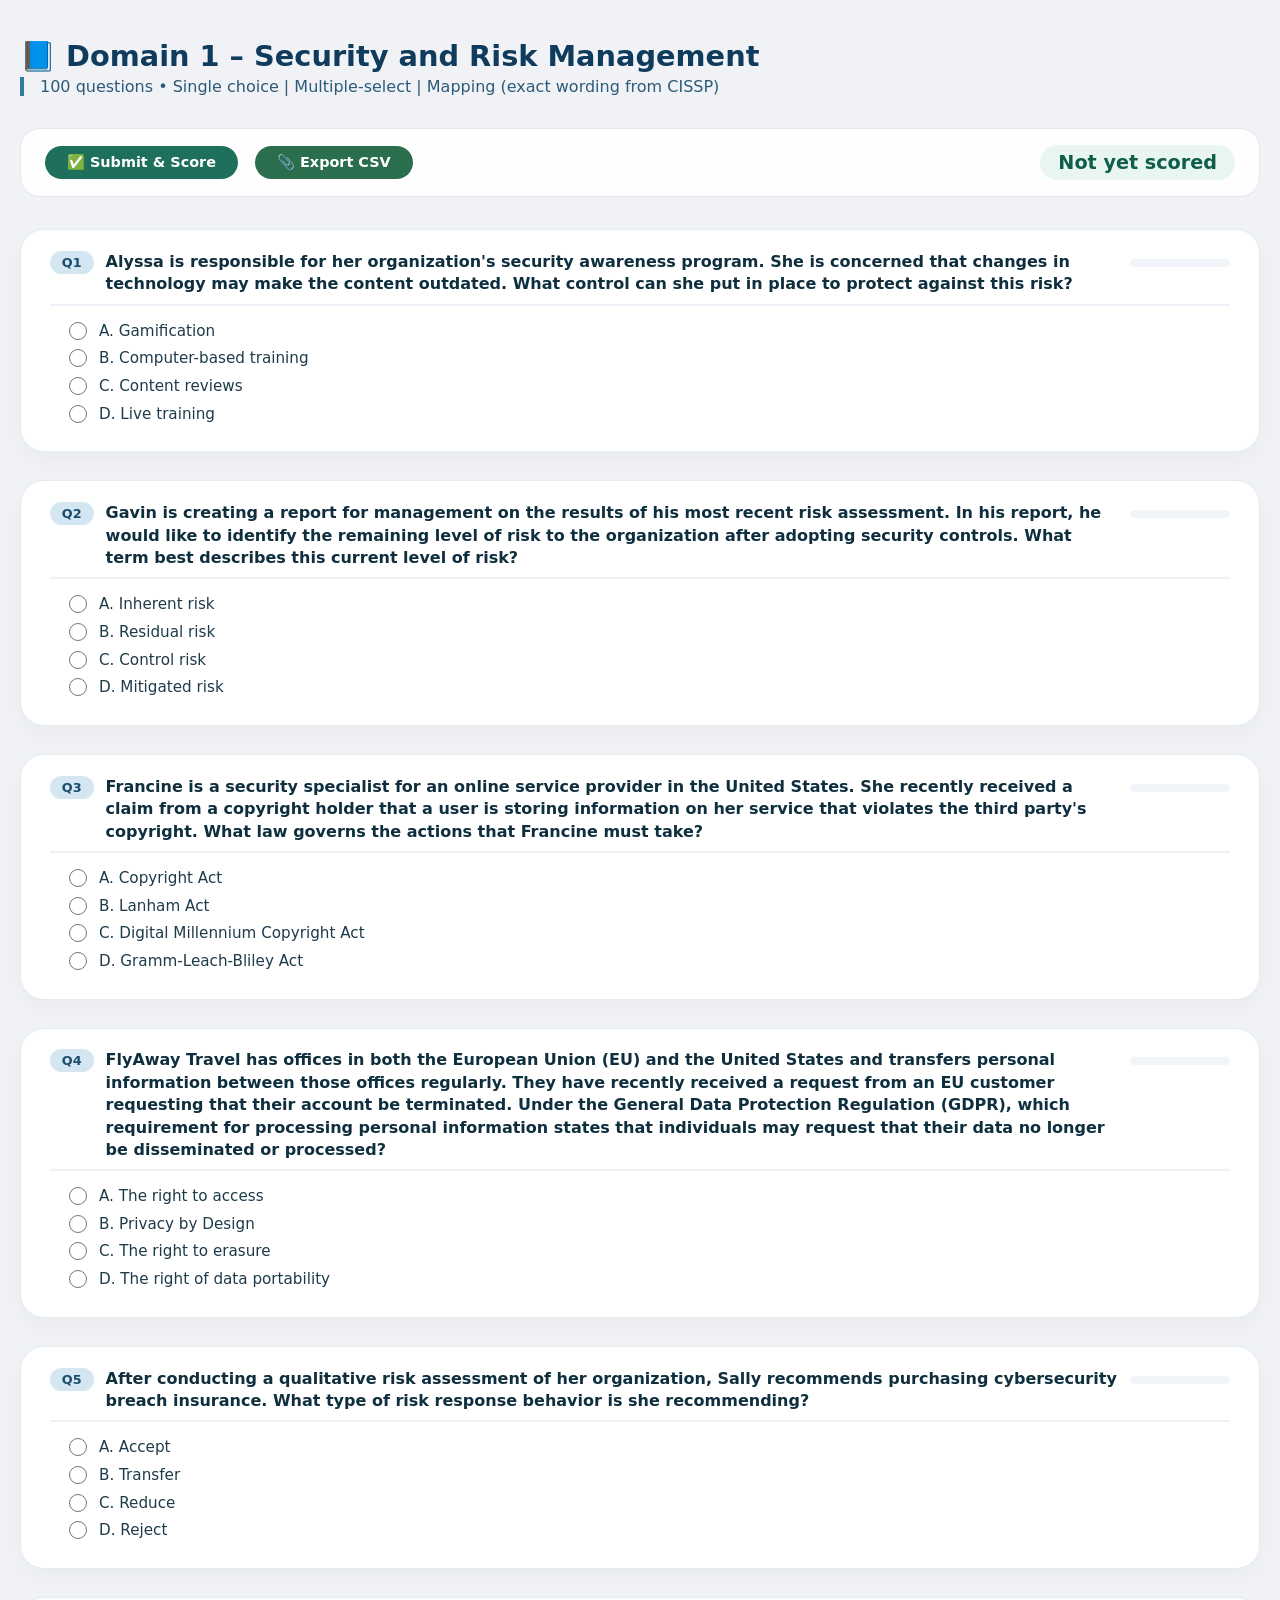
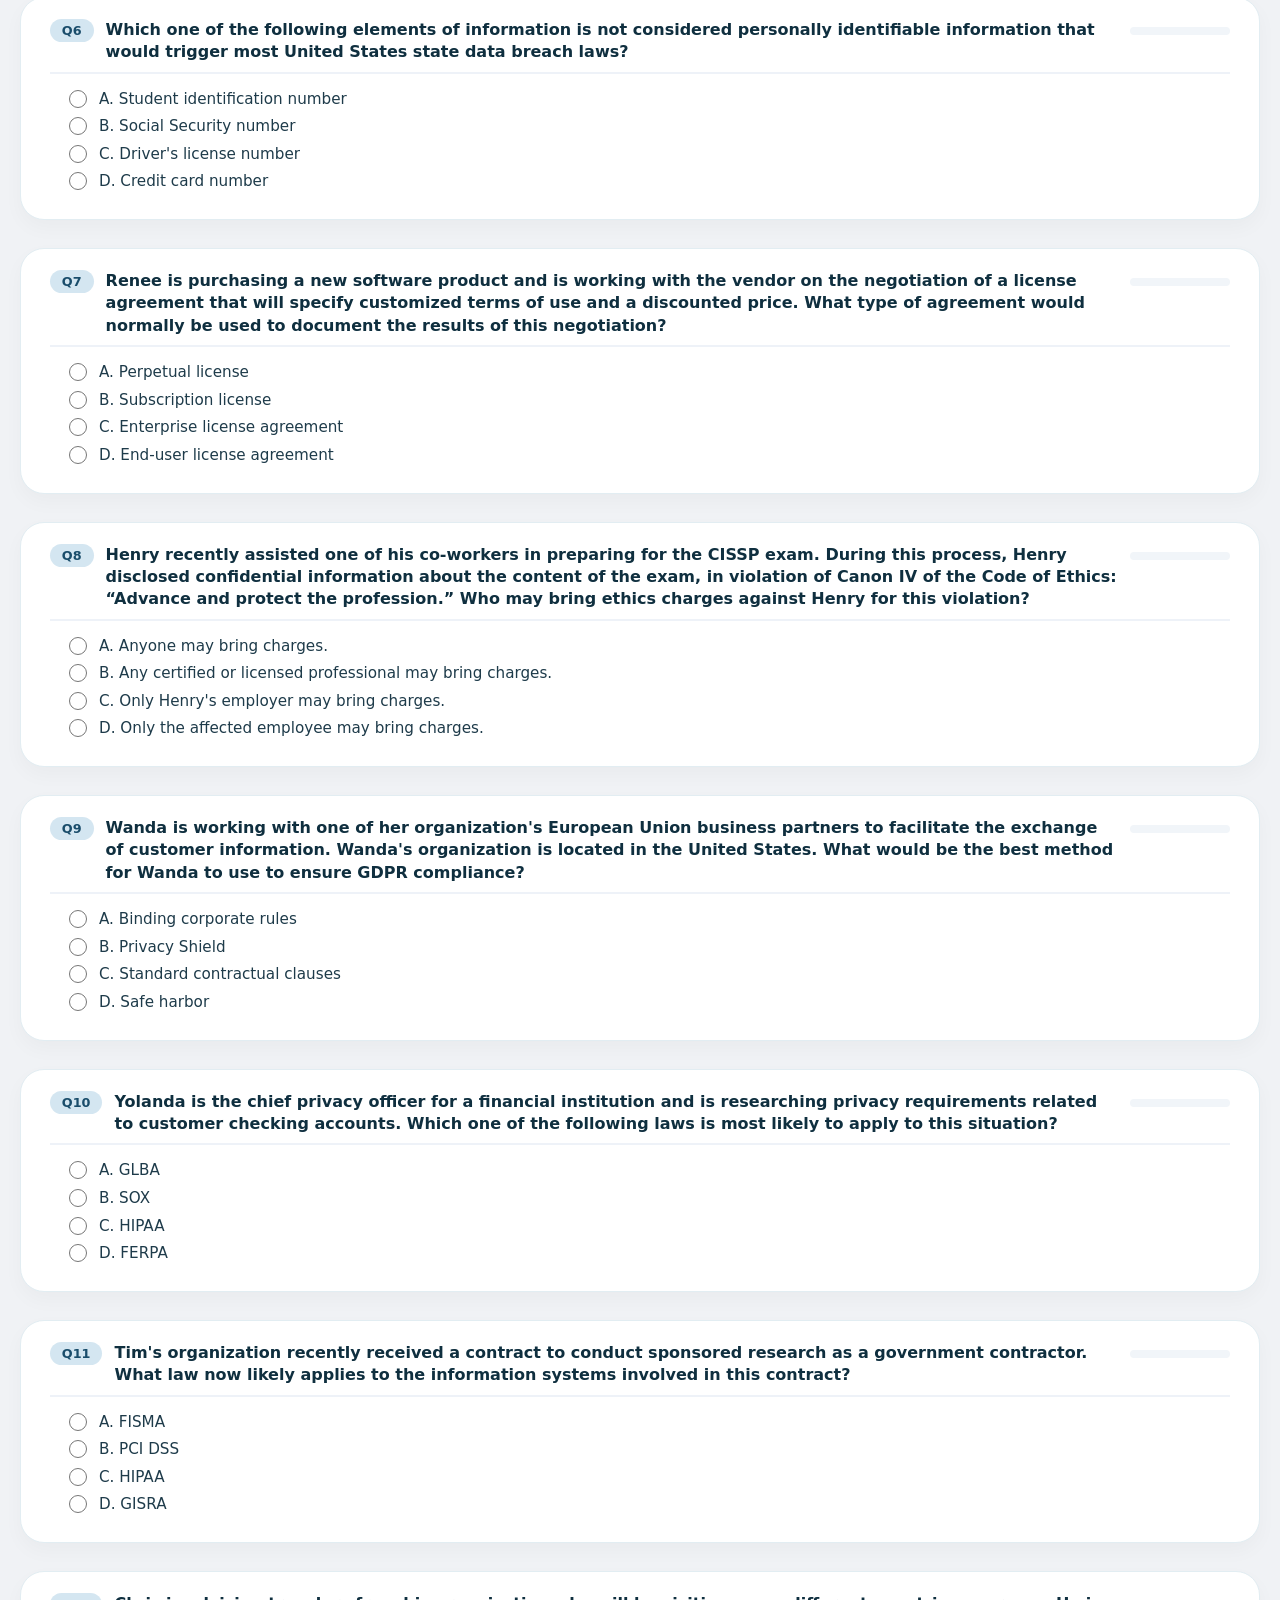
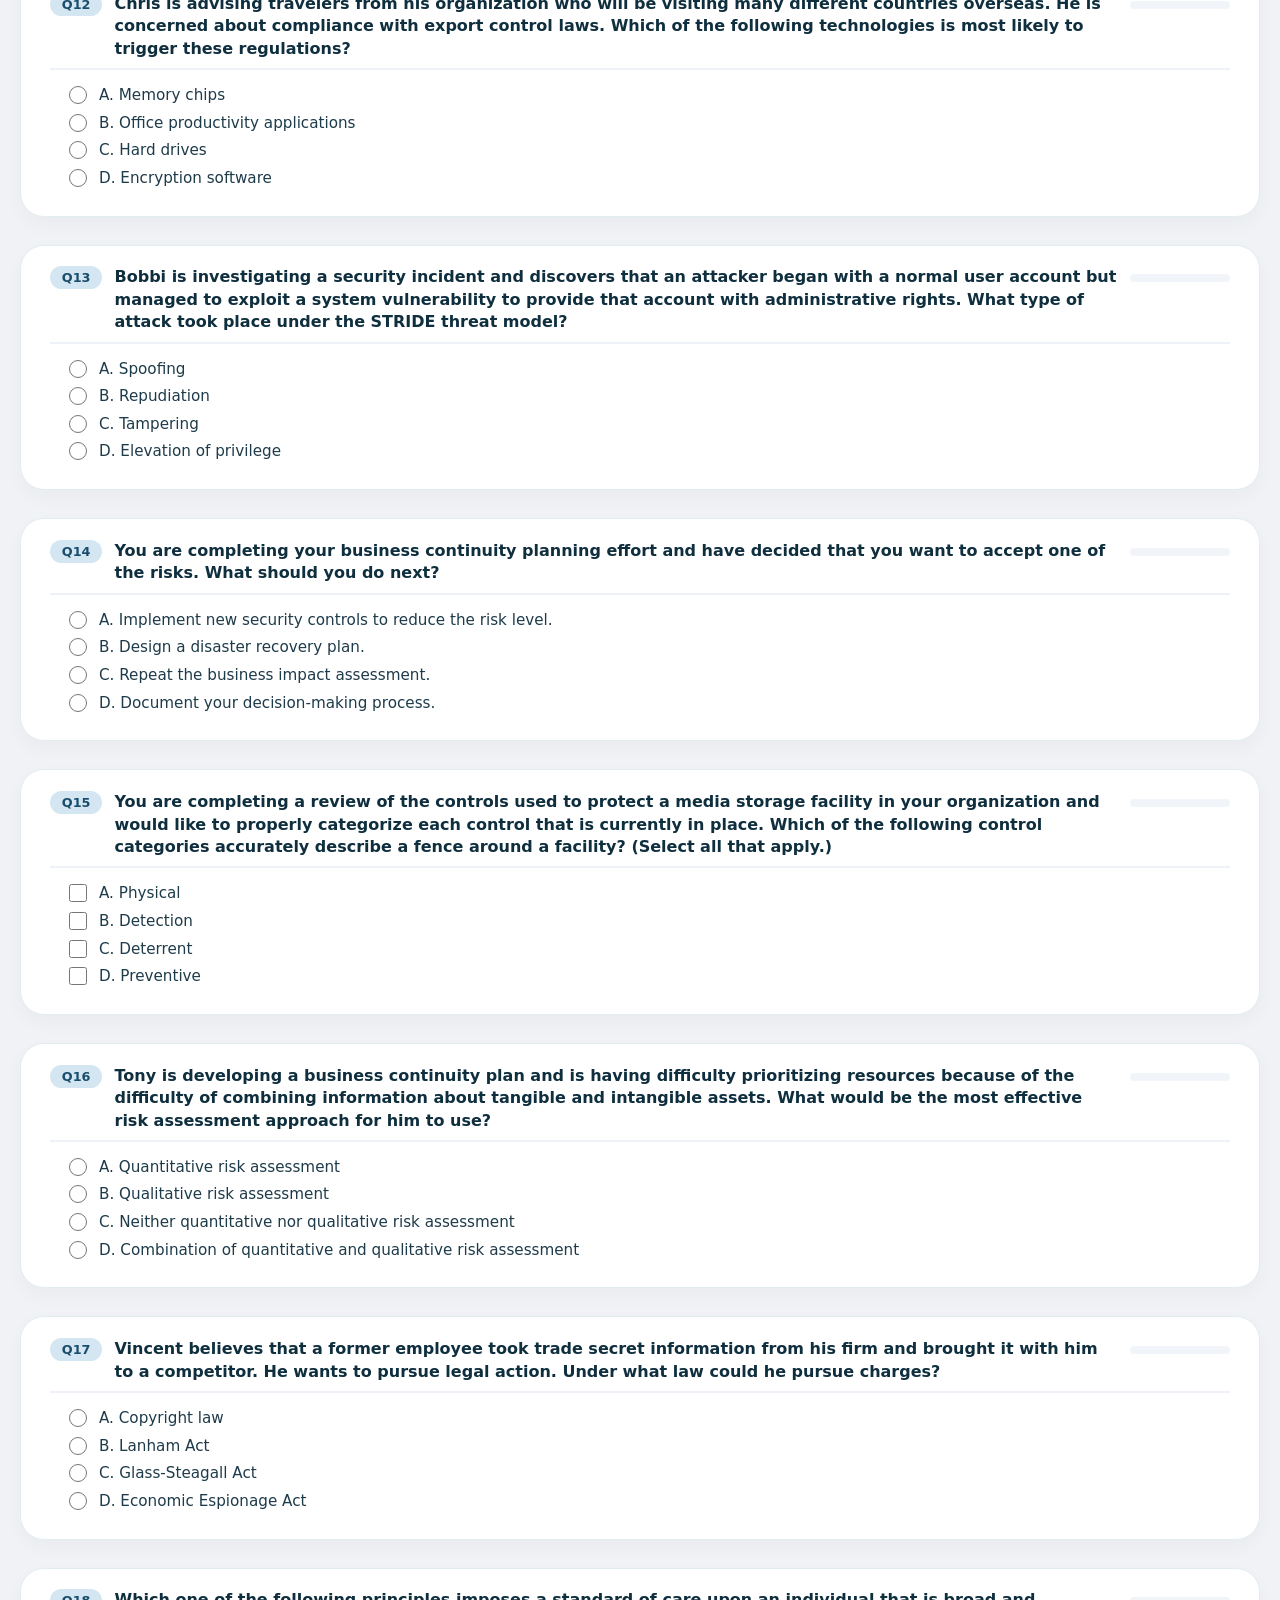
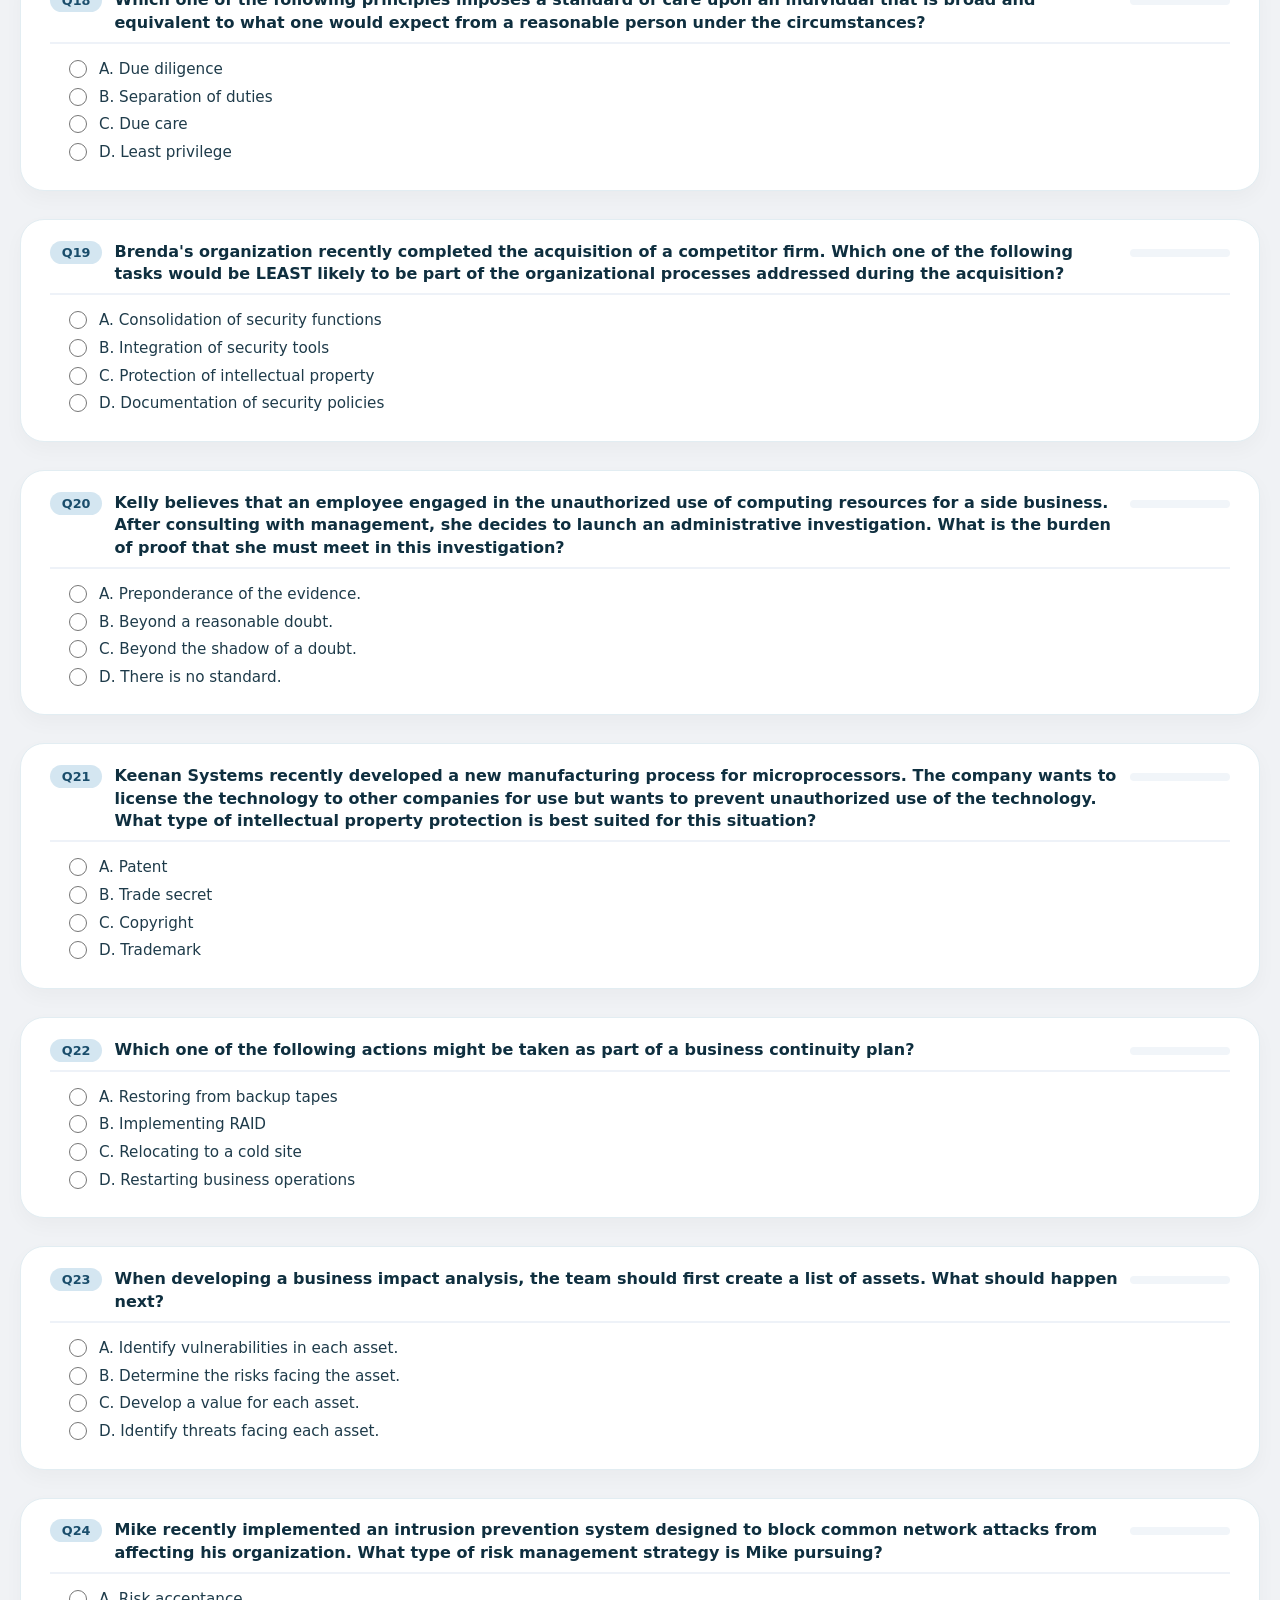
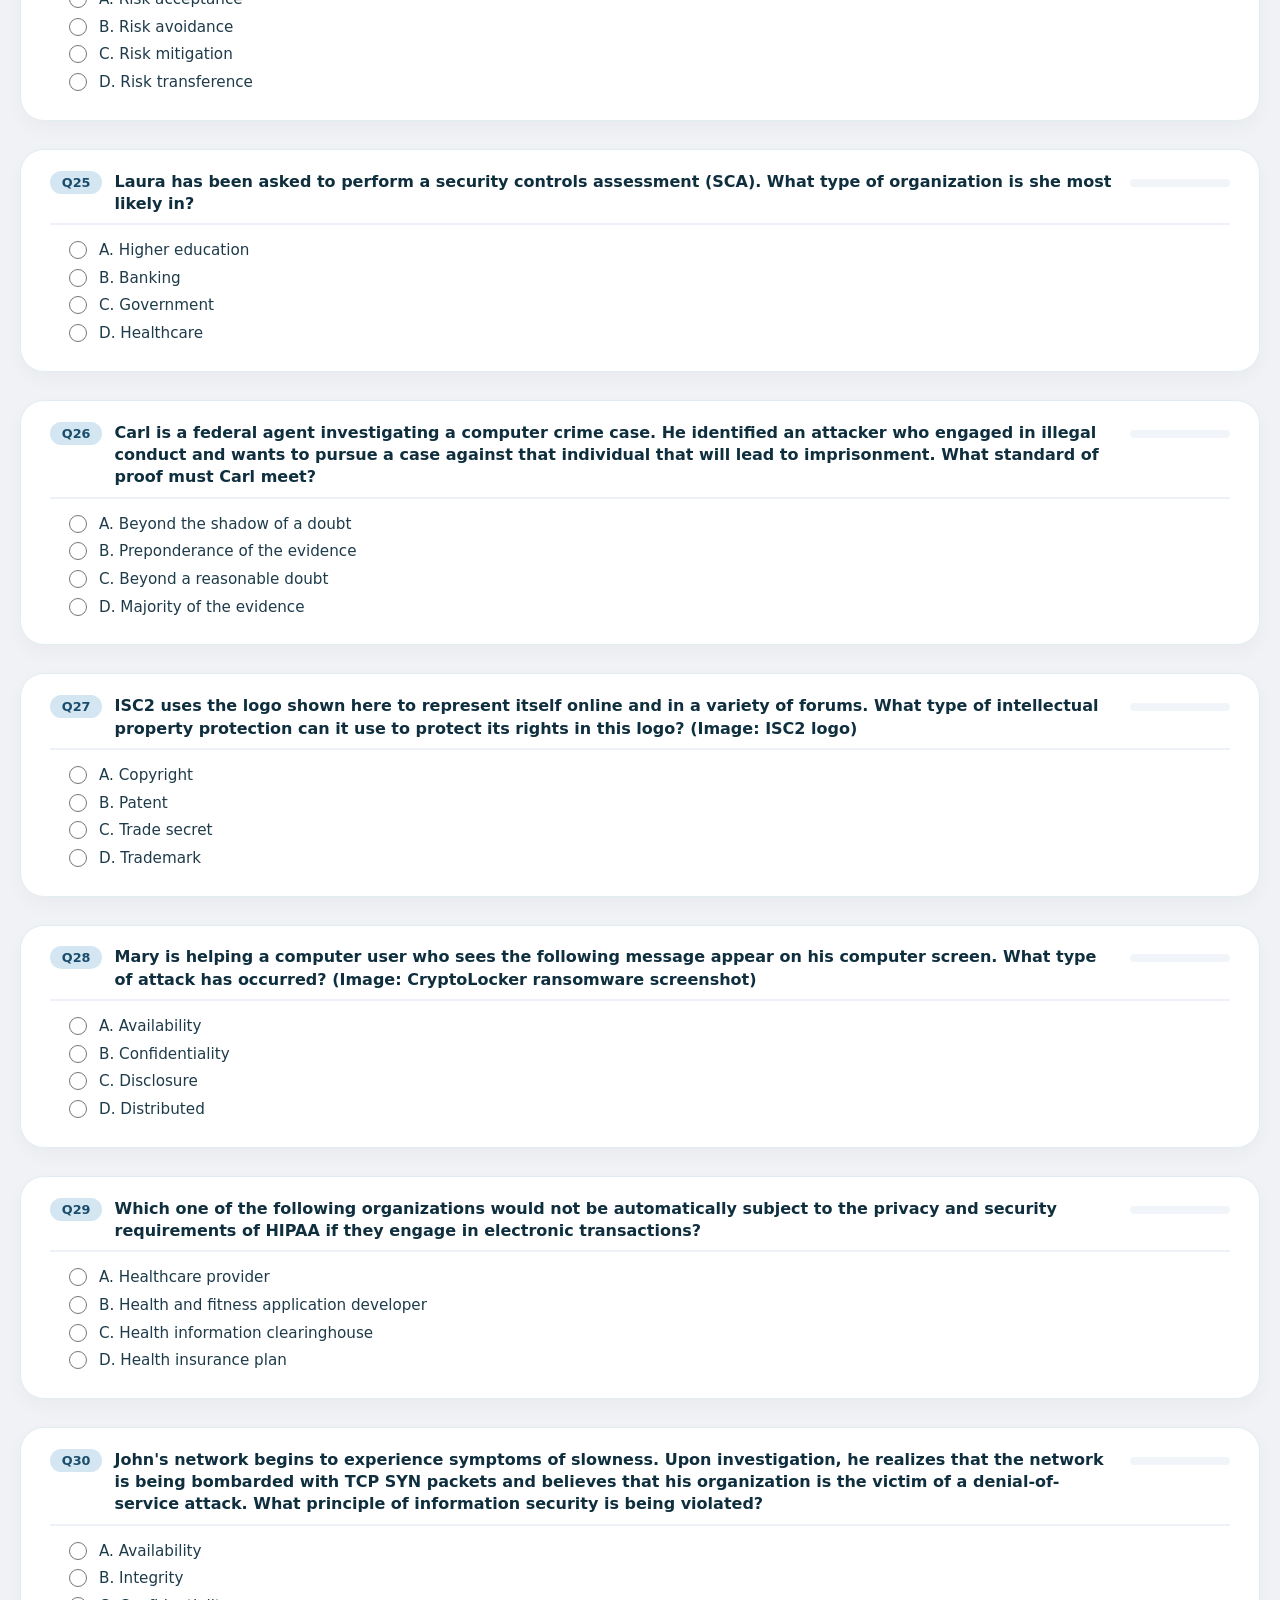
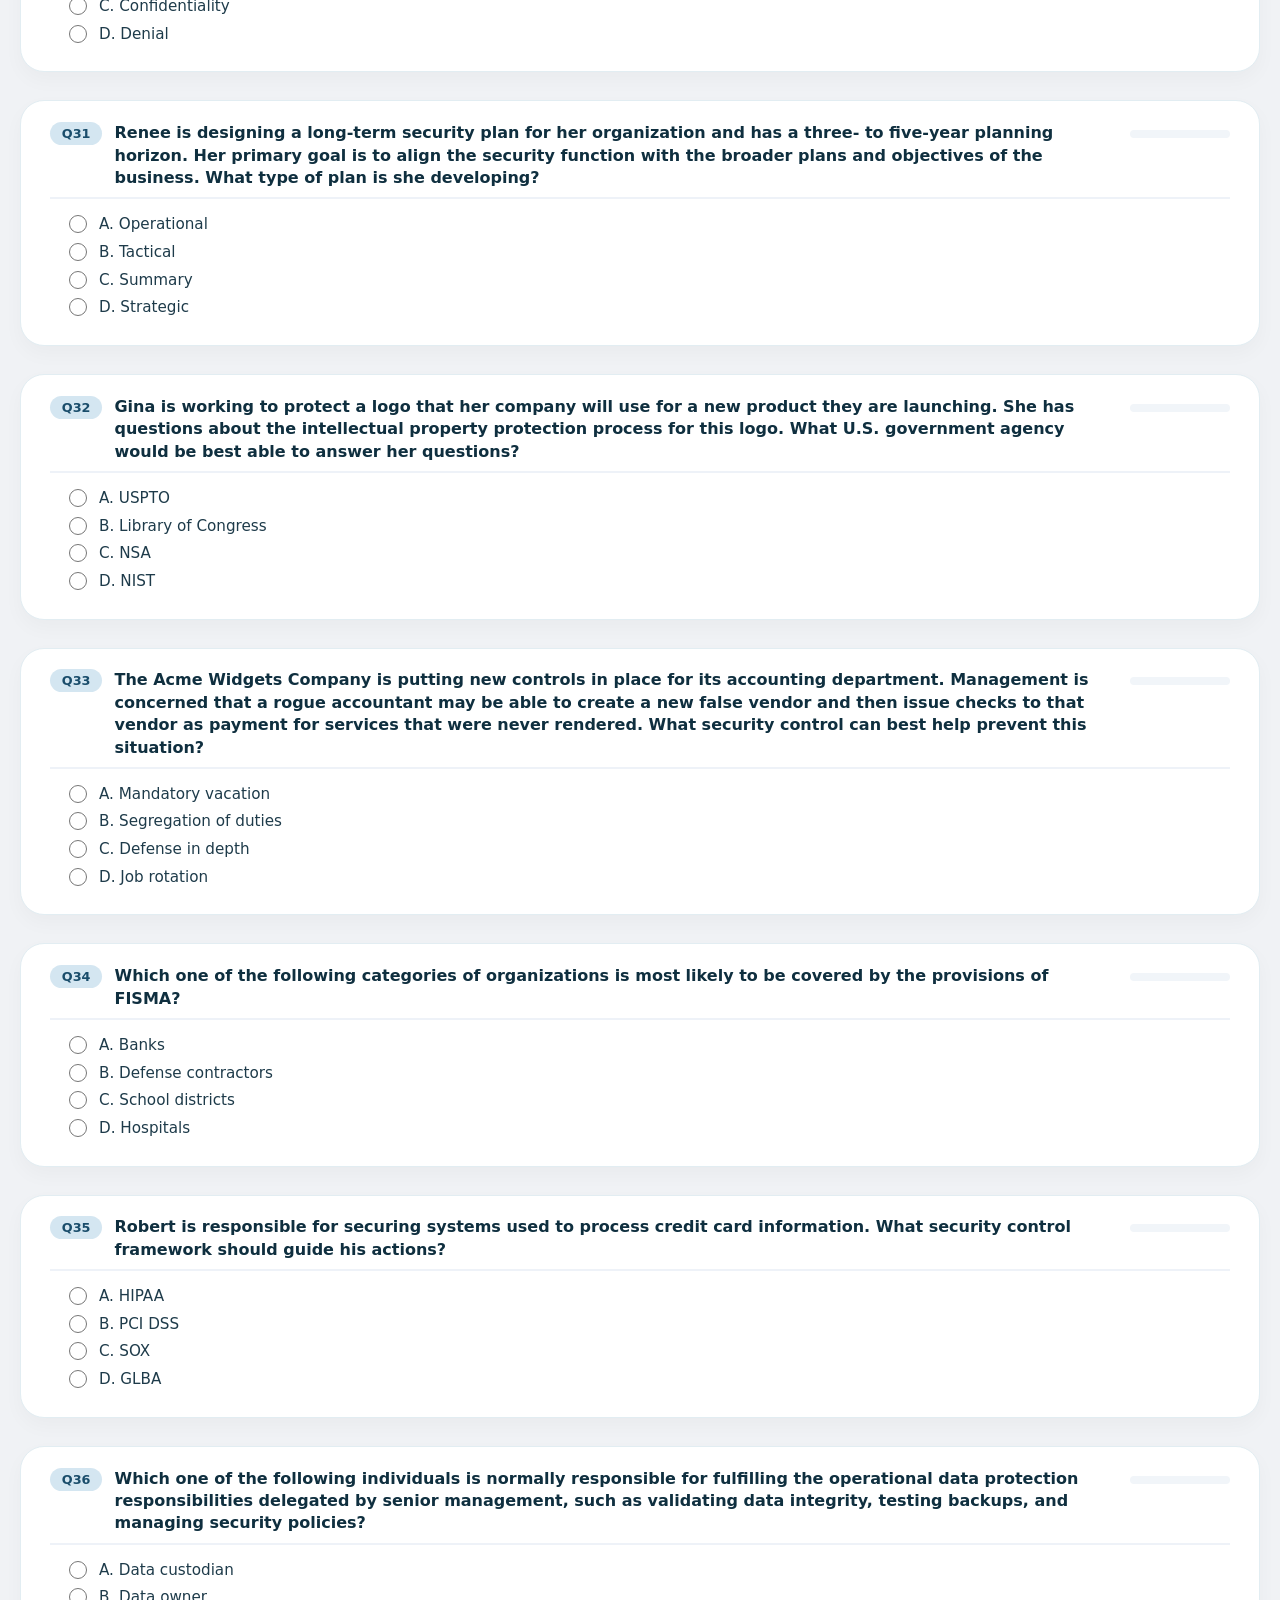
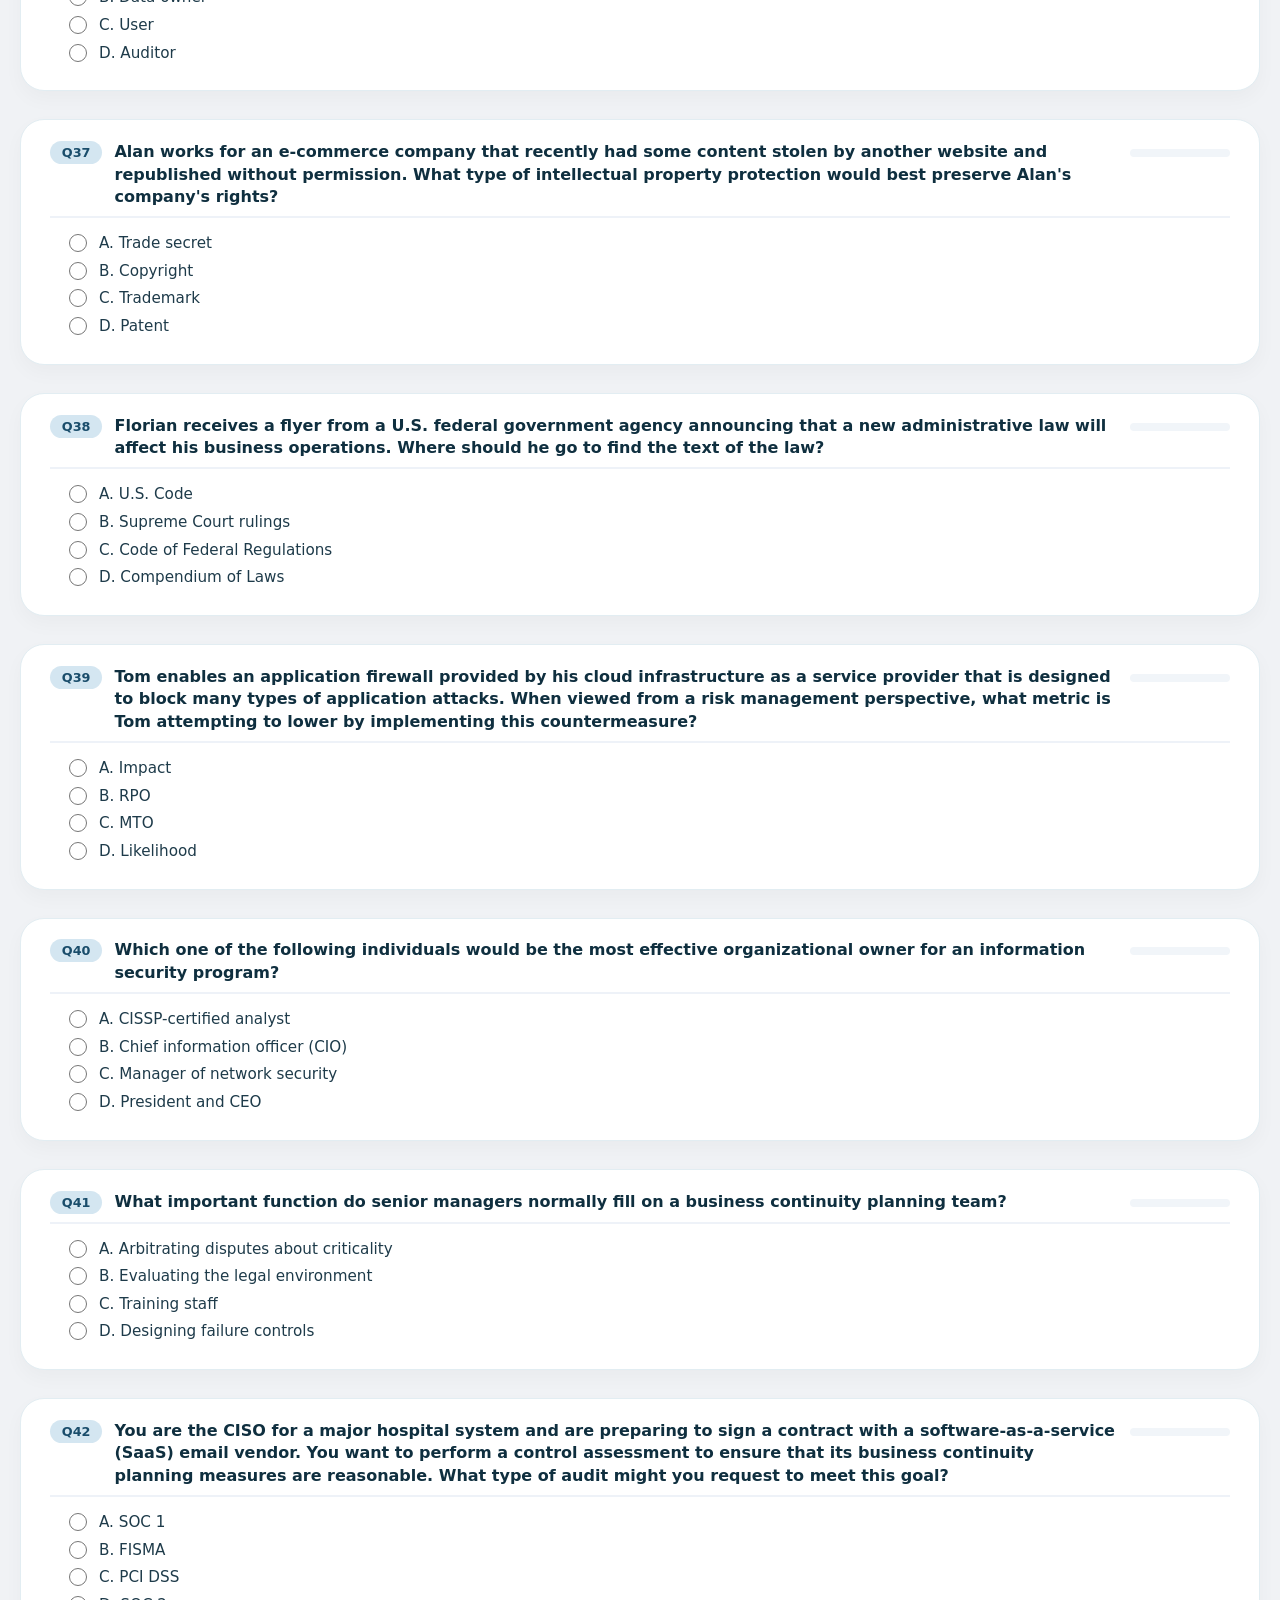
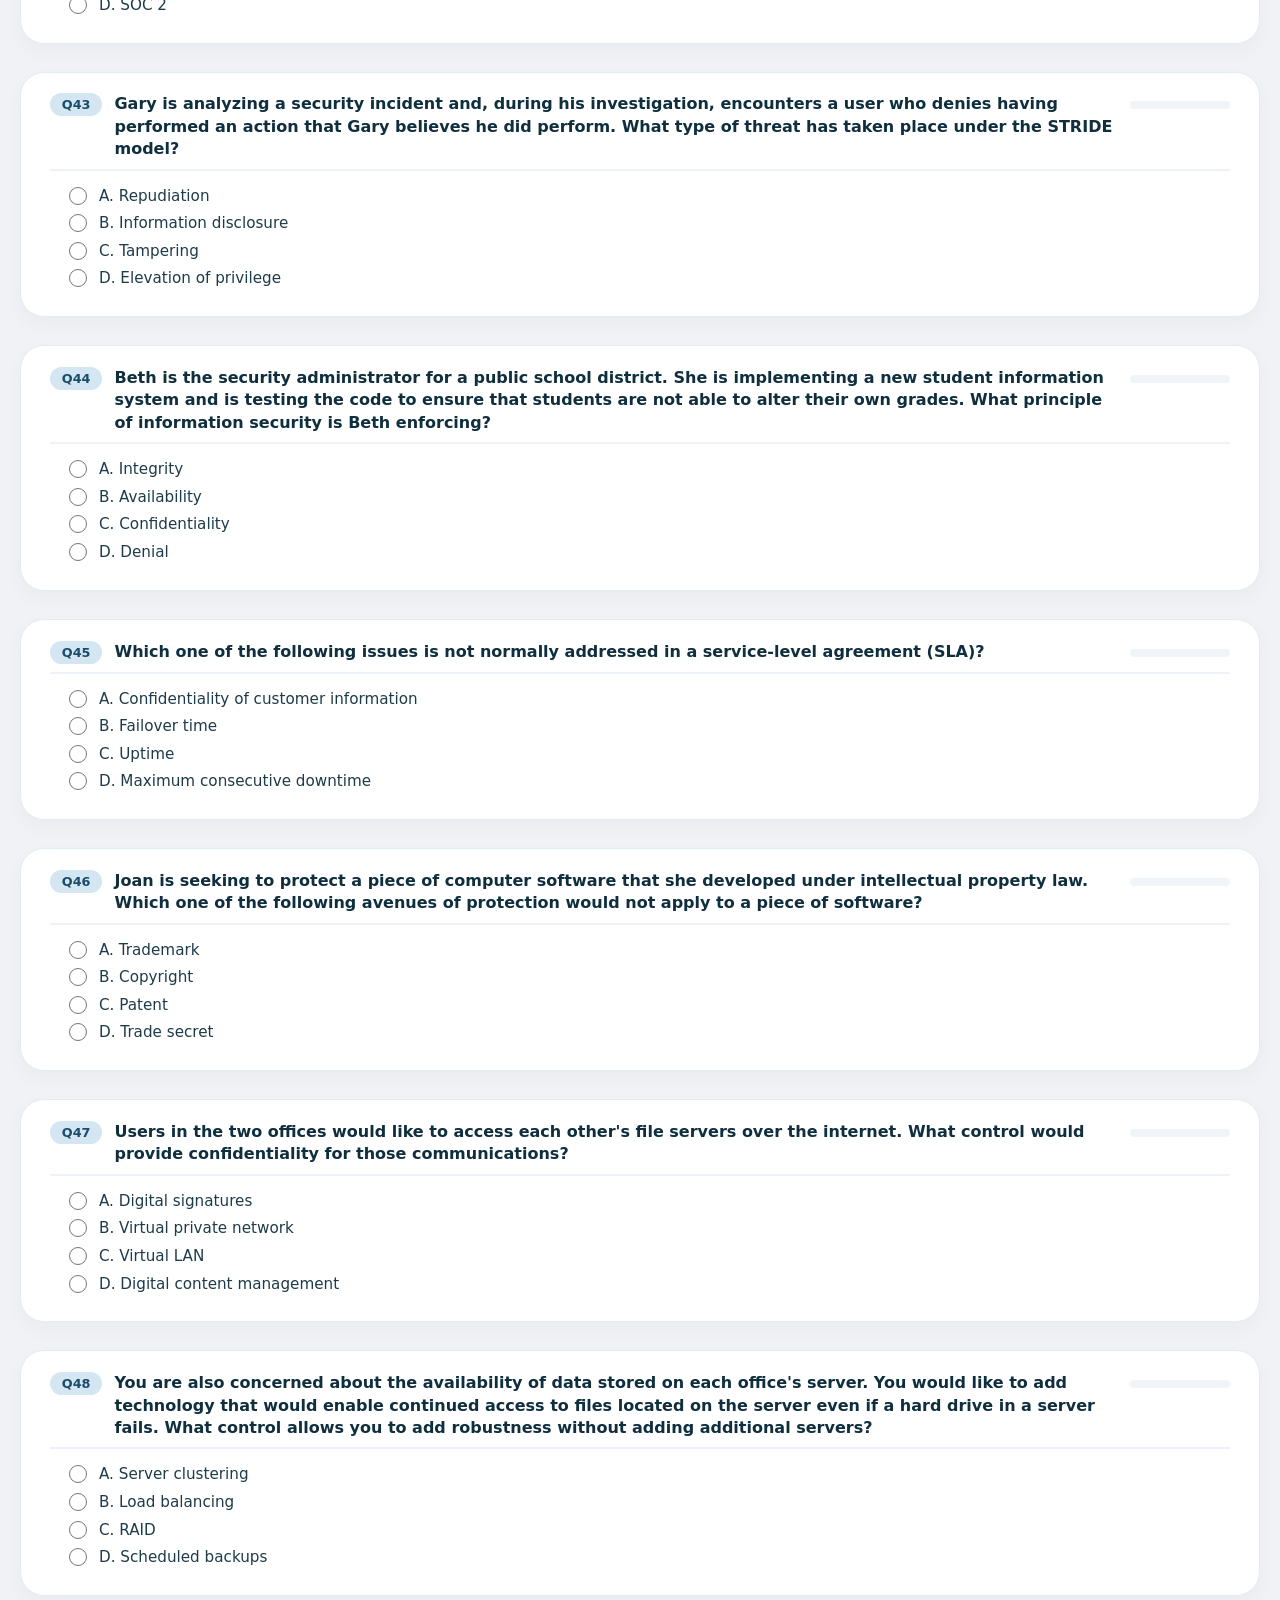
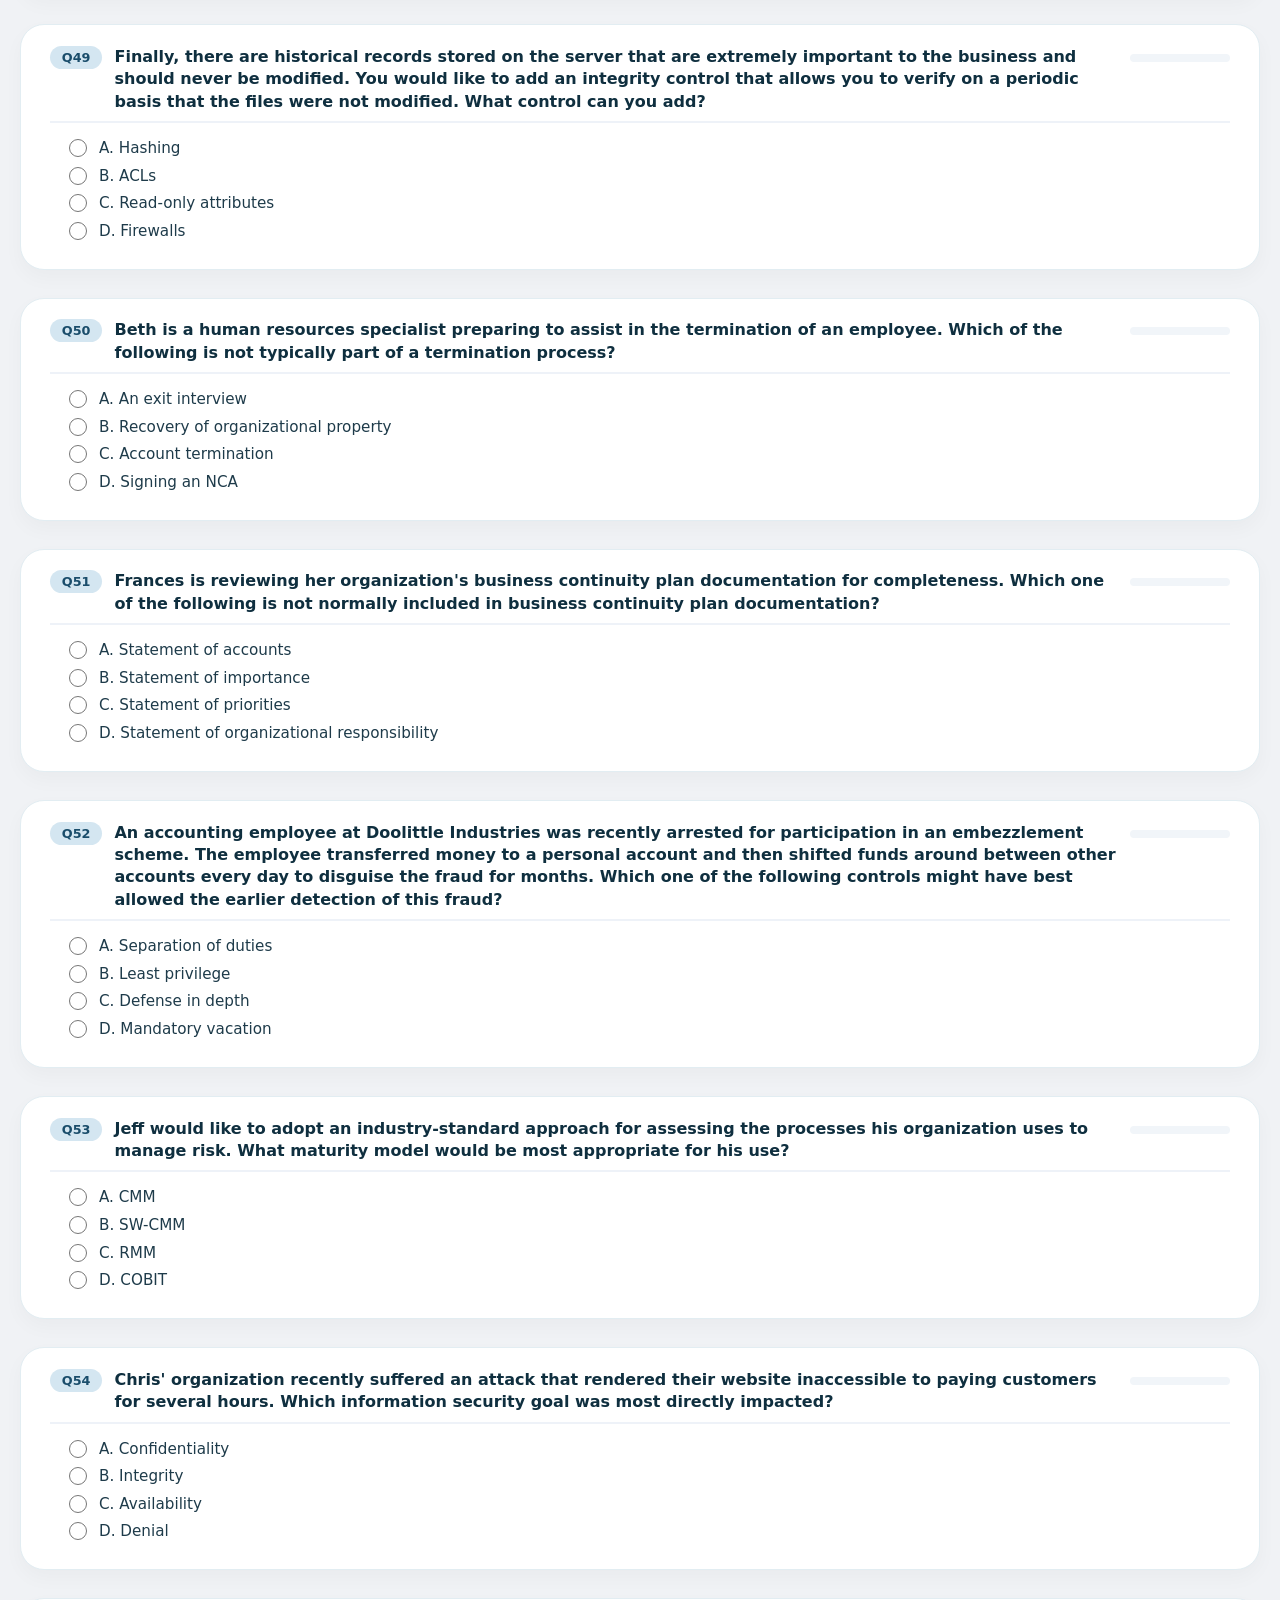
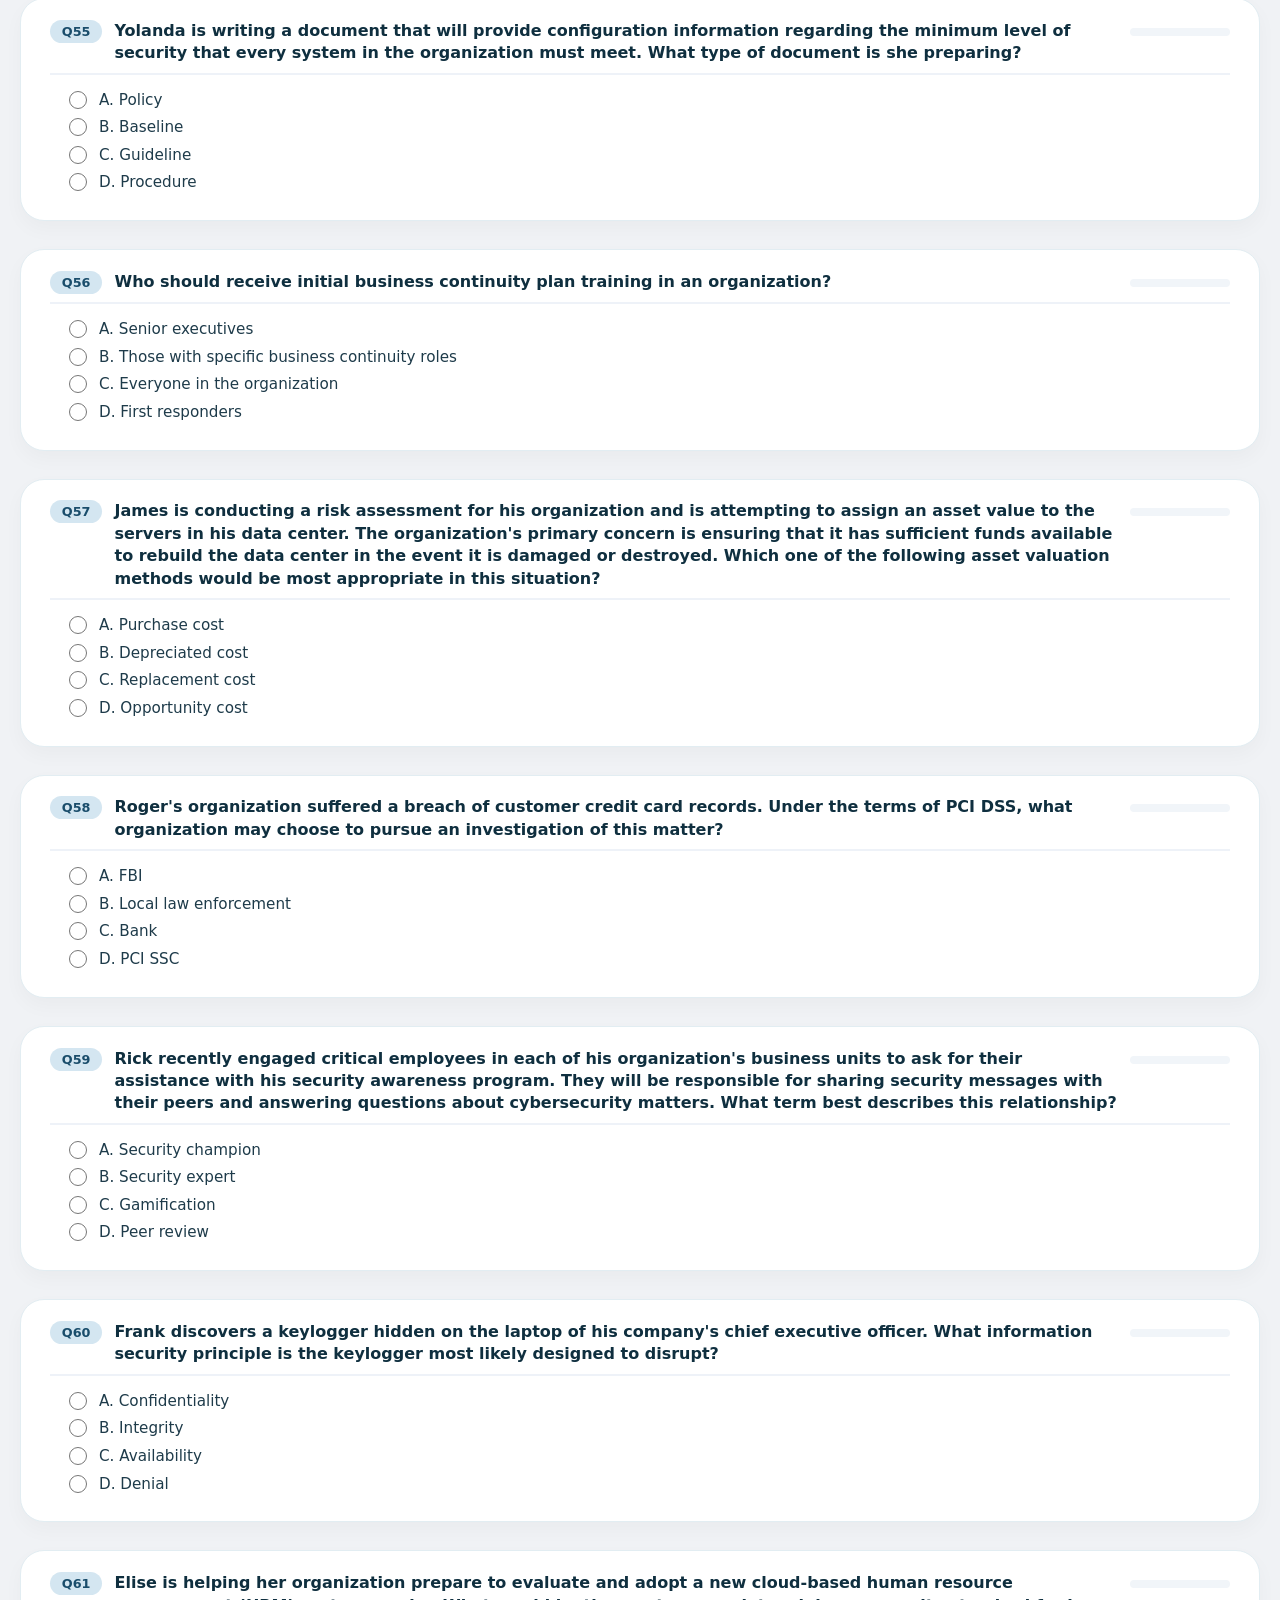
<file: codebase/isc-cissp/question-bank/isc-cissp-official-practice-tests-4th-edition/mcq/mcq-domain-01.html>
<!DOCTYPE html>
<html lang="en">

<head>
    <meta charset="UTF-8">
    <meta name="viewport" content="width=device-width, initial-scale=1.0, user-scalable=yes">
    <title>MCQ Platform – Domain 1 (Security and Risk Management)</title>
    <link rel="stylesheet" href="mcq-common.css">
</head>

<body>
    <div class="container">
        <h1>📘 Domain 1 – Security and Risk Management</h1>
        <div class="sub">100 questions • Single choice | Multiple‑select | Mapping (exact wording from CISSP)</div>

        <div class="toolbar">
            <div>
                <button id="submitBtn">✅ Submit & Score</button>
                <button id="exportBtn" class="btn-export" style="margin-left: 12px;">📎 Export CSV</button>
            </div>
            <div class="score-area" id="scoreDisplay">Not yet scored</div>
        </div>

        <div id="questionsContainer" class="questions-grid"></div>
        <footer>MCQ Platform — Domain 1. Hashtags appear after submission: ✅ correct / ❌ incorrect / ⚪ skipped.</footer>
    </div>

    <div id="summaryModal" class="modal">
        <div class="modal-content">
            <span class="close-modal">&times;</span>
            <h3 id="modalTitle">Detailed Report</h3>
            <div id="modalBody"></div>
            <button id="modalExportBtn" class="btn-export" style="margin-top: 12px;">📎 Export CSV from Modal</button>
        </div>
    </div>

    <script src="mcq-common.js"></script>
    <script>
        // --------------------------------------------------------------
        // EXACT QUESTIONS AND OPTIONS (NO REPHRASING)
        // --------------------------------------------------------------
        const questionsData = [
            { id: 1, text: "Alyssa is responsible for her organization's security awareness program. She is concerned that changes in technology may make the content outdated. What control can she put in place to protect against this risk?", options: ["A. Gamification", "B. Computer-based training", "C. Content reviews", "D. Live training"] },
            { id: 2, text: "Gavin is creating a report for management on the results of his most recent risk assessment. In his report, he would like to identify the remaining level of risk to the organization after adopting security controls. What term best describes this current level of risk?", options: ["A. Inherent risk", "B. Residual risk", "C. Control risk", "D. Mitigated risk"] },
            { id: 3, text: "Francine is a security specialist for an online service provider in the United States. She recently received a claim from a copyright holder that a user is storing information on her service that violates the third party's copyright. What law governs the actions that Francine must take?", options: ["A. Copyright Act", "B. Lanham Act", "C. Digital Millennium Copyright Act", "D. Gramm-Leach-Bliley Act"] },
            { id: 4, text: "FlyAway Travel has offices in both the European Union (EU) and the United States and transfers personal information between those offices regularly. They have recently received a request from an EU customer requesting that their account be terminated. Under the General Data Protection Regulation (GDPR), which requirement for processing personal information states that individuals may request that their data no longer be disseminated or processed?", options: ["A. The right to access", "B. Privacy by Design", "C. The right to erasure", "D. The right of data portability"] },
            { id: 5, text: "After conducting a qualitative risk assessment of her organization, Sally recommends purchasing cybersecurity breach insurance. What type of risk response behavior is she recommending?", options: ["A. Accept", "B. Transfer", "C. Reduce", "D. Reject"] },
            { id: 6, text: "Which one of the following elements of information is not considered personally identifiable information that would trigger most United States state data breach laws?", options: ["A. Student identification number", "B. Social Security number", "C. Driver's license number", "D. Credit card number"] },
            { id: 7, text: "Renee is purchasing a new software product and is working with the vendor on the negotiation of a license agreement that will specify customized terms of use and a discounted price. What type of agreement would normally be used to document the results of this negotiation?", options: ["A. Perpetual license", "B. Subscription license", "C. Enterprise license agreement", "D. End-user license agreement"] },
            { id: 8, text: "Henry recently assisted one of his co-workers in preparing for the CISSP exam. During this process, Henry disclosed confidential information about the content of the exam, in violation of Canon IV of the Code of Ethics: “Advance and protect the profession.” Who may bring ethics charges against Henry for this violation?", options: ["A. Anyone may bring charges.", "B. Any certified or licensed professional may bring charges.", "C. Only Henry's employer may bring charges.", "D. Only the affected employee may bring charges."] },
            { id: 9, text: "Wanda is working with one of her organization's European Union business partners to facilitate the exchange of customer information. Wanda's organization is located in the United States. What would be the best method for Wanda to use to ensure GDPR compliance?", options: ["A. Binding corporate rules", "B. Privacy Shield", "C. Standard contractual clauses", "D. Safe harbor"] },
            { id: 10, text: "Yolanda is the chief privacy officer for a financial institution and is researching privacy requirements related to customer checking accounts. Which one of the following laws is most likely to apply to this situation?", options: ["A. GLBA", "B. SOX", "C. HIPAA", "D. FERPA"] },
            { id: 11, text: "Tim's organization recently received a contract to conduct sponsored research as a government contractor. What law now likely applies to the information systems involved in this contract?", options: ["A. FISMA", "B. PCI DSS", "C. HIPAA", "D. GISRA"] },
            { id: 12, text: "Chris is advising travelers from his organization who will be visiting many different countries overseas. He is concerned about compliance with export control laws. Which of the following technologies is most likely to trigger these regulations?", options: ["A. Memory chips", "B. Office productivity applications", "C. Hard drives", "D. Encryption software"] },
            { id: 13, text: "Bobbi is investigating a security incident and discovers that an attacker began with a normal user account but managed to exploit a system vulnerability to provide that account with administrative rights. What type of attack took place under the STRIDE threat model?", options: ["A. Spoofing", "B. Repudiation", "C. Tampering", "D. Elevation of privilege"] },
            { id: 14, text: "You are completing your business continuity planning effort and have decided that you want to accept one of the risks. What should you do next?", options: ["A. Implement new security controls to reduce the risk level.", "B. Design a disaster recovery plan.", "C. Repeat the business impact assessment.", "D. Document your decision-making process."] },
            { id: 15, text: "You are completing a review of the controls used to protect a media storage facility in your organization and would like to properly categorize each control that is currently in place. Which of the following control categories accurately describe a fence around a facility? (Select all that apply.)", options: ["A. Physical", "B. Detection", "C. Deterrent", "D. Preventive"] },
            { id: 16, text: "Tony is developing a business continuity plan and is having difficulty prioritizing resources because of the difficulty of combining information about tangible and intangible assets. What would be the most effective risk assessment approach for him to use?", options: ["A. Quantitative risk assessment", "B. Qualitative risk assessment", "C. Neither quantitative nor qualitative risk assessment", "D. Combination of quantitative and qualitative risk assessment"] },
            { id: 17, text: "Vincent believes that a former employee took trade secret information from his firm and brought it with him to a competitor. He wants to pursue legal action. Under what law could he pursue charges?", options: ["A. Copyright law", "B. Lanham Act", "C. Glass-Steagall Act", "D. Economic Espionage Act"] },
            { id: 18, text: "Which one of the following principles imposes a standard of care upon an individual that is broad and equivalent to what one would expect from a reasonable person under the circumstances?", options: ["A. Due diligence", "B. Separation of duties", "C. Due care", "D. Least privilege"] },
            { id: 19, text: "Brenda's organization recently completed the acquisition of a competitor firm. Which one of the following tasks would be LEAST likely to be part of the organizational processes addressed during the acquisition?", options: ["A. Consolidation of security functions", "B. Integration of security tools", "C. Protection of intellectual property", "D. Documentation of security policies"] },
            { id: 20, text: "Kelly believes that an employee engaged in the unauthorized use of computing resources for a side business. After consulting with management, she decides to launch an administrative investigation. What is the burden of proof that she must meet in this investigation?", options: ["A. Preponderance of the evidence.", "B. Beyond a reasonable doubt.", "C. Beyond the shadow of a doubt.", "D. There is no standard."] },
            { id: 21, text: "Keenan Systems recently developed a new manufacturing process for microprocessors. The company wants to license the technology to other companies for use but wants to prevent unauthorized use of the technology. What type of intellectual property protection is best suited for this situation?", options: ["A. Patent", "B. Trade secret", "C. Copyright", "D. Trademark"] },
            { id: 22, text: "Which one of the following actions might be taken as part of a business continuity plan?", options: ["A. Restoring from backup tapes", "B. Implementing RAID", "C. Relocating to a cold site", "D. Restarting business operations"] },
            { id: 23, text: "When developing a business impact analysis, the team should first create a list of assets. What should happen next?", options: ["A. Identify vulnerabilities in each asset.", "B. Determine the risks facing the asset.", "C. Develop a value for each asset.", "D. Identify threats facing each asset."] },
            { id: 24, text: "Mike recently implemented an intrusion prevention system designed to block common network attacks from affecting his organization. What type of risk management strategy is Mike pursuing?", options: ["A. Risk acceptance", "B. Risk avoidance", "C. Risk mitigation", "D. Risk transference"] },
            { id: 25, text: "Laura has been asked to perform a security controls assessment (SCA). What type of organization is she most likely in?", options: ["A. Higher education", "B. Banking", "C. Government", "D. Healthcare"] },
            { id: 26, text: "Carl is a federal agent investigating a computer crime case. He identified an attacker who engaged in illegal conduct and wants to pursue a case against that individual that will lead to imprisonment. What standard of proof must Carl meet?", options: ["A. Beyond the shadow of a doubt", "B. Preponderance of the evidence", "C. Beyond a reasonable doubt", "D. Majority of the evidence"] },
            { id: 27, text: "ISC2 uses the logo shown here to represent itself online and in a variety of forums. What type of intellectual property protection can it use to protect its rights in this logo? (Image: ISC2 logo)", options: ["A. Copyright", "B. Patent", "C. Trade secret", "D. Trademark"] },
            { id: 28, text: "Mary is helping a computer user who sees the following message appear on his computer screen. What type of attack has occurred? (Image: CryptoLocker ransomware screenshot)", options: ["A. Availability", "B. Confidentiality", "C. Disclosure", "D. Distributed"] },
            { id: 29, text: "Which one of the following organizations would not be automatically subject to the privacy and security requirements of HIPAA if they engage in electronic transactions?", options: ["A. Healthcare provider", "B. Health and fitness application developer", "C. Health information clearinghouse", "D. Health insurance plan"] },
            { id: 30, text: "John's network begins to experience symptoms of slowness. Upon investigation, he realizes that the network is being bombarded with TCP SYN packets and believes that his organization is the victim of a denial-of-service attack. What principle of information security is being violated?", options: ["A. Availability", "B. Integrity", "C. Confidentiality", "D. Denial"] },
            { id: 31, text: "Renee is designing a long-term security plan for her organization and has a three- to five-year planning horizon. Her primary goal is to align the security function with the broader plans and objectives of the business. What type of plan is she developing?", options: ["A. Operational", "B. Tactical", "C. Summary", "D. Strategic"] },
            { id: 32, text: "Gina is working to protect a logo that her company will use for a new product they are launching. She has questions about the intellectual property protection process for this logo. What U.S. government agency would be best able to answer her questions?", options: ["A. USPTO", "B. Library of Congress", "C. NSA", "D. NIST"] },
            { id: 33, text: "The Acme Widgets Company is putting new controls in place for its accounting department. Management is concerned that a rogue accountant may be able to create a new false vendor and then issue checks to that vendor as payment for services that were never rendered. What security control can best help prevent this situation?", options: ["A. Mandatory vacation", "B. Segregation of duties", "C. Defense in depth", "D. Job rotation"] },
            { id: 34, text: "Which one of the following categories of organizations is most likely to be covered by the provisions of FISMA?", options: ["A. Banks", "B. Defense contractors", "C. School districts", "D. Hospitals"] },
            { id: 35, text: "Robert is responsible for securing systems used to process credit card information. What security control framework should guide his actions?", options: ["A. HIPAA", "B. PCI DSS", "C. SOX", "D. GLBA"] },
            { id: 36, text: "Which one of the following individuals is normally responsible for fulfilling the operational data protection responsibilities delegated by senior management, such as validating data integrity, testing backups, and managing security policies?", options: ["A. Data custodian", "B. Data owner", "C. User", "D. Auditor"] },
            { id: 37, text: "Alan works for an e-commerce company that recently had some content stolen by another website and republished without permission. What type of intellectual property protection would best preserve Alan's company's rights?", options: ["A. Trade secret", "B. Copyright", "C. Trademark", "D. Patent"] },
            { id: 38, text: "Florian receives a flyer from a U.S. federal government agency announcing that a new administrative law will affect his business operations. Where should he go to find the text of the law?", options: ["A. U.S. Code", "B. Supreme Court rulings", "C. Code of Federal Regulations", "D. Compendium of Laws"] },
            { id: 39, text: "Tom enables an application firewall provided by his cloud infrastructure as a service provider that is designed to block many types of application attacks. When viewed from a risk management perspective, what metric is Tom attempting to lower by implementing this countermeasure?", options: ["A. Impact", "B. RPO", "C. MTO", "D. Likelihood"] },
            { id: 40, text: "Which one of the following individuals would be the most effective organizational owner for an information security program?", options: ["A. CISSP-certified analyst", "B. Chief information officer (CIO)", "C. Manager of network security", "D. President and CEO"] },
            { id: 41, text: "What important function do senior managers normally fill on a business continuity planning team?", options: ["A. Arbitrating disputes about criticality", "B. Evaluating the legal environment", "C. Training staff", "D. Designing failure controls"] },
            { id: 42, text: "You are the CISO for a major hospital system and are preparing to sign a contract with a software-as-a-service (SaaS) email vendor. You want to perform a control assessment to ensure that its business continuity planning measures are reasonable. What type of audit might you request to meet this goal?", options: ["A. SOC 1", "B. FISMA", "C. PCI DSS", "D. SOC 2"] },
            { id: 43, text: "Gary is analyzing a security incident and, during his investigation, encounters a user who denies having performed an action that Gary believes he did perform. What type of threat has taken place under the STRIDE model?", options: ["A. Repudiation", "B. Information disclosure", "C. Tampering", "D. Elevation of privilege"] },
            { id: 44, text: "Beth is the security administrator for a public school district. She is implementing a new student information system and is testing the code to ensure that students are not able to alter their own grades. What principle of information security is Beth enforcing?", options: ["A. Integrity", "B. Availability", "C. Confidentiality", "D. Denial"] },
            { id: 45, text: "Which one of the following issues is not normally addressed in a service-level agreement (SLA)?", options: ["A. Confidentiality of customer information", "B. Failover time", "C. Uptime", "D. Maximum consecutive downtime"] },
            { id: 46, text: "Joan is seeking to protect a piece of computer software that she developed under intellectual property law. Which one of the following avenues of protection would not apply to a piece of software?", options: ["A. Trademark", "B. Copyright", "C. Patent", "D. Trade secret"] },
            { id: 47, text: "Users in the two offices would like to access each other's file servers over the internet. What control would provide confidentiality for those communications?", options: ["A. Digital signatures", "B. Virtual private network", "C. Virtual LAN", "D. Digital content management"] },
            { id: 48, text: "You are also concerned about the availability of data stored on each office's server. You would like to add technology that would enable continued access to files located on the server even if a hard drive in a server fails. What control allows you to add robustness without adding additional servers?", options: ["A. Server clustering", "B. Load balancing", "C. RAID", "D. Scheduled backups"] },
            { id: 49, text: "Finally, there are historical records stored on the server that are extremely important to the business and should never be modified. You would like to add an integrity control that allows you to verify on a periodic basis that the files were not modified. What control can you add?", options: ["A. Hashing", "B. ACLs", "C. Read-only attributes", "D. Firewalls"] },
            { id: 50, text: "Beth is a human resources specialist preparing to assist in the termination of an employee. Which of the following is not typically part of a termination process?", options: ["A. An exit interview", "B. Recovery of organizational property", "C. Account termination", "D. Signing an NCA"] },
            { id: 51, text: "Frances is reviewing her organization's business continuity plan documentation for completeness. Which one of the following is not normally included in business continuity plan documentation?", options: ["A. Statement of accounts", "B. Statement of importance", "C. Statement of priorities", "D. Statement of organizational responsibility"] },
            { id: 52, text: "An accounting employee at Doolittle Industries was recently arrested for participation in an embezzlement scheme. The employee transferred money to a personal account and then shifted funds around between other accounts every day to disguise the fraud for months. Which one of the following controls might have best allowed the earlier detection of this fraud?", options: ["A. Separation of duties", "B. Least privilege", "C. Defense in depth", "D. Mandatory vacation"] },
            { id: 53, text: "Jeff would like to adopt an industry-standard approach for assessing the processes his organization uses to manage risk. What maturity model would be most appropriate for his use?", options: ["A. CMM", "B. SW-CMM", "C. RMM", "D. COBIT"] },
            { id: 54, text: "Chris' organization recently suffered an attack that rendered their website inaccessible to paying customers for several hours. Which information security goal was most directly impacted?", options: ["A. Confidentiality", "B. Integrity", "C. Availability", "D. Denial"] },
            { id: 55, text: "Yolanda is writing a document that will provide configuration information regarding the minimum level of security that every system in the organization must meet. What type of document is she preparing?", options: ["A. Policy", "B. Baseline", "C. Guideline", "D. Procedure"] },
            { id: 56, text: "Who should receive initial business continuity plan training in an organization?", options: ["A. Senior executives", "B. Those with specific business continuity roles", "C. Everyone in the organization", "D. First responders"] },
            { id: 57, text: "James is conducting a risk assessment for his organization and is attempting to assign an asset value to the servers in his data center. The organization's primary concern is ensuring that it has sufficient funds available to rebuild the data center in the event it is damaged or destroyed. Which one of the following asset valuation methods would be most appropriate in this situation?", options: ["A. Purchase cost", "B. Depreciated cost", "C. Replacement cost", "D. Opportunity cost"] },
            { id: 58, text: "Roger's organization suffered a breach of customer credit card records. Under the terms of PCI DSS, what organization may choose to pursue an investigation of this matter?", options: ["A. FBI", "B. Local law enforcement", "C. Bank", "D. PCI SSC"] },
            { id: 59, text: "Rick recently engaged critical employees in each of his organization's business units to ask for their assistance with his security awareness program. They will be responsible for sharing security messages with their peers and answering questions about cybersecurity matters. What term best describes this relationship?", options: ["A. Security champion", "B. Security expert", "C. Gamification", "D. Peer review"] },
            { id: 60, text: "Frank discovers a keylogger hidden on the laptop of his company's chief executive officer. What information security principle is the keylogger most likely designed to disrupt?", options: ["A. Confidentiality", "B. Integrity", "C. Availability", "D. Denial"] },
            { id: 61, text: "Elise is helping her organization prepare to evaluate and adopt a new cloud-based human resource management (HRM) system vendor. What would be the most appropriate minimum security standard for her to require of possible vendors?", options: ["A. Compliance with all laws and regulations", "B. Handling information in the same manner her organization would", "C. Elimination of all identified security risks", "D. Compliance with the vendor's own policies"] },
            { id: 62, text: "The following graphic shows the NIST risk management framework with a step missing. What is the missing step? (Image: NIST RMF diagram)", options: ["A. Assess security controls.", "B. Determine control gaps.", "C. Remediate control gaps.", "D. Evaluate user activity."] },
            { id: 63, text: "HAL Systems recently decided to stop offering public NTP services because of a fear that its NTP servers would be used in amplification DDoS attacks. What type of risk management strategy did HAL pursue with respect to its NTP services?", options: ["A. Risk mitigation", "B. Risk acceptance", "C. Risk transference", "D. Risk avoidance"] },
            { id: 64, text: "Susan is working with the management team in her company to classify data in an attempt to apply extra security controls that will limit the likelihood of a data disclosure breach. What principle of information security is Susan trying to enforce?", options: ["A. Availability", "B. Denial", "C. Confidentiality", "D. Integrity"] },
            { id: 65, text: "Which one of the following components should be included in an organization's emergency response guidelines?", options: ["A. List of individuals who should be notified of an emergency incident", "B. Long-term business continuity protocols", "C. Activation procedures for the organization's cold sites", "D. Contact information for ordering equipment"] },
            { id: 66, text: "Chas recently completed the development of his organization's business continuity plan (BCP). Who is the ideal person to approve an organization's business continuity plan?", options: ["A. Chief information officer", "B. Chief executive officer", "C. Chief information security officer", "D. Chief operating officer"] },
            { id: 67, text: "Which one of the following actions is not normally part of the project scope and planning phase of business continuity planning?", options: ["A. Structured analysis of the organization", "B. Review of the legal and regulatory landscape", "C. Creation of a BCP team", "D. Documentation of the plan"] },
            { id: 68, text: "Gary is implementing a new website architecture that uses multiple small web servers behind a load balancer. What principle of information security is Gary seeking to enforce?", options: ["A. Denial", "B. Confidentiality", "C. Integrity", "D. Availability"] },
            { id: 69, text: "Becka recently signed a contract with an alternate data processing facility that will provide her company with space in the event of a disaster. The facility includes HVAC, power, and communications circuits but no hardware. What type of facility is Becka using?", options: ["A. Cold site", "B. Warm site", "C. Hot site", "D. Mobile site"] },
            { id: 70, text: "Greg's company recently experienced a significant data breach involving the personal data of many of their customers. The company operates only in the United States and has facilities in several different states. The personal information relates only to residents of the United States. Which breach laws should they review to ensure that they are taking appropriate action?", options: ["A. The breach laws in the state where they are headquartered along with federal breach laws.", "B. The breach laws of states they do business in or where their customers reside along with federal breach laws.", "C. Only federal breach laws.", "D. Breach laws only cover government agencies, not private businesses."] },
            { id: 71, text: "Ben is seeking a control objective framework that is widely accepted around the world and focuses specifically on information security controls. Which one of the following frameworks would best meet his needs?", options: ["A. ITIL", "B. ISO 27002", "C. CMM", "D. PMBOK Guide"] },
            { id: 72, text: "Matt works for a telecommunications firm and was approached by a federal agent seeking assistance with wiretapping one of Matt's clients pursuant to a search warrant. Which one of the following laws requires that communications service providers cooperate with law enforcement requests?", options: ["A. ECPA", "B. CALEA", "C. Privacy Act", "D. HITECH Act"] },
            { id: 73, text: "Every year, Gary receives privacy notices in the mail from financial institutions where he has accounts. What law requires the institutions to send Gary these notices?", options: ["A. FERPA", "B. GLBA", "C. HIPAA", "D. HITECH"] },
            { id: 74, text: "Which one of the following agreements typically requires that a vendor not disclose confidential information learned during the scope of an engagement?", options: ["A. NCA", "B. SLA", "C. NDA", "D. RTO"] },
            { id: 75, text: "The ISC2 Code of Ethics applies to all CISSP holders. Which of the following is not one of the four mandatory canons of the code?", options: ["A. Protect society, the common good, the necessary public trust and confidence, and the infrastructure.", "B. Disclose breaches of privacy, trust, and ethics.", "C. Provide diligent and competent service to the principals.", "D. Advance and protect the profession."] },
            { id: 76, text: "Which one of the following stakeholders is not typically included on a business continuity planning team?", options: ["A. Core business function leaders", "B. Information technology staff", "C. CEO", "D. Support departments"] },
            { id: 77, text: "Ben is designing a messaging system for a bank and would like to include a feature that allows the recipient of a message to prove to a third party that the message did indeed come from the purported originator. What goal is Ben trying to achieve?", options: ["A. Authentication", "B. Authorization", "C. Integrity", "D. Nonrepudiation"] },
            { id: 78, text: "What principle of information security states that an organization should implement overlapping security controls whenever possible?", options: ["A. Least privilege", "B. Separation of duties", "C. Defense in depth", "D. Security through obscurity"] },
            { id: 79, text: "Ryan is a CISSP-certified cybersecurity professional working in a nonprofit organization. Which of the following ethical obligations apply to his work? (Select all that apply.)", options: ["A. ISC2 Code of Ethics", "B. Organizational code of ethics", "C. Federal code of ethics", "D. RFC 1087"] },
            { id: 80, text: "Ben is responsible for the security of payment card information stored in a database. Policy directs that he remove the information from the database, but he cannot do this for operational reasons. He obtained an exception to policy and is seeking an appropriate compensating control to mitigate the risk. What would be his best option?", options: ["A. Purchasing insurance", "B. Encrypting the database contents", "C. Removing the data", "D. Objecting to the exception"] },
            { id: 81, text: "The Domer Industries risk assessment team recently conducted a qualitative risk assessment and developed a matrix similar to the one shown here. Which quadrant contains the risks that require the most immediate attention? (Image: risk matrix with quadrants I, II, III, IV)", options: ["A. I", "B. II", "C. III", "D. IV"] },
            { id: 82, text: "Tom is planning to terminate an employee this afternoon for fraud and expects that the meeting will be somewhat hostile. He is coordinating the meeting with human resources and wants to protect the company against damage. Which one of the following steps is most important to coordinate in time with the termination meeting?", options: ["A. Informing other employees of the termination", "B. Retrieving the employee's photo ID", "C. Calculating the final paycheck", "D. Revoking electronic access rights"] },
            { id: 83, text: "Rolando is a risk manager with a large-scale enterprise. The firm recently evaluated the risk of California mudslides on its operations in the region and determined that the cost of responding outweighed the benefits of any controls it could implement. The company chose to take no action at this time. What risk management strategy did Rolando's organization pursue?", options: ["A. Risk avoidance", "B. Risk mitigation", "C. Risk transference", "D. Risk acceptance"] },
            { id: 84, text: "Helen is the owner of a U.S. website that provides information for middle and high school students preparing for exams. She is writing the site's privacy policy and would like to ensure that it complies with the provisions of the Children's Online Privacy Protection Act (COPPA). What is the cutoff age below which parents must give consent in advance of the collection of personal information from their children under COPPA?", options: ["A. 13", "B. 15", "C. 17", "D. 18"] },
            { id: 85, text: "Tom is considering locating a business in the downtown area of Miami, Florida. He consults the FEMA flood plain map for the region, shown here, and determines that the area he is considering lies within a 100-year flood plain. What is the ARO of a flood in this area? (Image: flood map)", options: ["A. 100", "B. 1", "C. 0.1", "D. 0.01"] },
            { id: 86, text: "You discover that a user on your network has been using the Wireshark tool, as shown here. Further investigation revealed that he was using it for illicit purposes. What pillar of information security has most likely been violated? (Image: Wireshark screenshot)", options: ["A. Integrity", "B. Denial", "C. Availability", "D. Confidentiality"] },
            { id: 87, text: "Alan is performing threat modeling and decides that it would be useful to decompose the system into the core elements shown here. What tool is he using? (Image: threat modeling flowchart)", options: ["A. Vulnerability assessment", "B. Fuzzing", "C. Reduction analysis", "D. Data modeling"] },
            { id: 88, text: "Shahla is reviewing the privacy laws that apply to a new enterprise that her company will be launching in South Africa. This is the company's first expansion into that country, and the enterprise will involve handling the personal information of residents of South Africa. What law will likely affect this operation?", options: ["A. PIPL", "B. PCI DSS", "C. PIPEDA", "D. POPIA"] },
            { id: 89, text: "Which type of business impact assessment tool is most appropriate when attempting to evaluate the impact of a failure on customer confidence?", options: ["A. Quantitative", "B. Qualitative", "C. Annualized loss expectancy", "D. Reduction"] },
            { id: 90, text: "Ryan is a security risk analyst for an insurance company. He is currently examining a scenario in which a malicious hacker might use a SQL injection attack to deface a web server due to a missing patch in the company's web application. In this scenario, what is the threat?", options: ["A. Unpatched web application", "B. Web defacement", "C. Malicious hacker", "D. Operating system"] },
            { id: 91, text: "Based upon the information in this scenario, what is the exposure factor for the effect of a tornado on Atwood Landing's data center? (Scenario: replacement cost $10M, damage $5M, tornado once per 200 years)", options: ["A. 10%", "B. 25%", "C. 50%", "D. 75%"] },
            { id: 92, text: "Based upon the information in this scenario, what is the annualized rate of occurrence for a tornado at Atwood Landing's data center?", options: ["A. 0.0025", "B. 0.005", "C. 0.01", "D. 0.015"] },
            { id: 93, text: "Based upon the information in this scenario, what is the annualized loss expectancy for a tornado at Atwood Landing's data center?", options: ["A. $25,000", "B. $50,000", "C. $250,000", "D. $500,000"] },
            { id: 94, text: "John is analyzing an attack against his company in which the attacker found comments embedded in HTML code that provided the clues needed to exploit a software vulnerability. Using the STRIDE model, what type of attack did he uncover?", options: ["A. Spoofing", "B. Repudiation", "C. Information disclosure", "D. Elevation of privilege"] },
            { id: 95, text: "Chris is worried that the laptops that his organization has recently acquired were modified by a third party to include keyloggers before they were delivered. Where should he focus his efforts to prevent this?", options: ["A. His supply chain", "B. His vendor contracts", "C. His post-purchase build process", "D. The original equipment manufacturer (OEM)"] },
            { id: 96, text: "In her role as a developer for an online bank, Lisa is required to submit her code for testing and review. After it passes through this process and it is approved, another employee moves the code to the production environment. What security management does this process describe?", options: ["A. Regression testing", "B. Code review", "C. Change management", "D. Fuzz testing"] },
            { id: 97, text: "After completing the first year of his security awareness program, Charles reviews the data about how many staff completed training compared to how many were assigned the training to determine whether he hit the 95% completion rate he was aiming for. What is this type of measure called?", options: ["A. A KPI", "B. A metric", "C. An awareness control", "D. A return on investment rate"] },
            { id: 98, text: "Which of the following is not typically included in a prehire screening process?", options: ["A. A drug test", "B. A background check", "C. Social media review", "D. Fitness evaluation"] },
            { id: 99, text: "Which of the following would normally be considered a supply chain risk? (Select all that apply.)", options: ["A. Adversary tampering with hardware prior to being shipped to the end customer", "B. Adversary hacking into a web server run by the organization in an IaaS environment", "C. Adversary using social engineering to compromise an employee of a SaaS vendor to gain access to customer accounts", "D. Adversary conducting a denial-of-service attack using a botnet"] },
            { id: 100, text: "Match the following numbered laws or industry standards to their lettered description: Laws and industry standards: 1. GLBA 2. PCI DSS 3. HIPAA 4. SOX. Descriptions: A. A U.S. law that requires covered financial institutions to provide their customers with a privacy notice on a yearly basis. B. A U.S. law that requires internal controls assessments, including IT transaction flows for publicly traded companies. C. An industry standard that covers organizations that handle payment cards. D. A U.S. law that provides data privacy and security requirements for medical information.", options: [] }
        ];

        // Correct answers (letters) from answer key
        const answersMap = {
            1: "C", 2: "B", 3: "C", 4: "C", 5: "B", 6: "A", 7: "C", 8: "B", 9: "C", 10: "A",
            11: "A", 12: "D", 13: "D", 14: "D", 15: "A, C, D", 16: "D", 17: "D", 18: "C", 19: "C", 20: "D",
            21: "A", 22: "B", 23: "C", 24: "C", 25: "C", 26: "C", 27: "D", 28: "A", 29: "B", 30: "A",
            31: "D", 32: "A", 33: "B", 34: "B", 35: "B", 36: "A", 37: "B", 38: "C", 39: "D", 40: "B",
            41: "A", 42: "D", 43: "A", 44: "A", 45: "A", 46: "A", 47: "B", 48: "C", 49: "A", 50: "D",
            51: "A", 52: "D", 53: "C", 54: "C", 55: "B", 56: "C", 57: "C", 58: "C", 59: "A", 60: "A",
            61: "B", 62: "A", 63: "D", 64: "C", 65: "A", 66: "B", 67: "D", 68: "D", 69: "A", 70: "B",
            71: "B", 72: "B", 73: "B", 74: "C", 75: "B", 76: "C", 77: "D", 78: "C", 79: "A, B", 80: "B",
            81: "A", 82: "D", 83: "D", 84: "A", 85: "D", 86: "D", 87: "C", 88: "D", 89: "B", 90: "C",
            91: "C", 92: "B", 93: "A", 94: "C", 95: "A", 96: "C", 97: "A", 98: "D", 99: "A, C"
        };

        // Explanations from the provided answer key
        const explanations = {
            1: "Alyssa should use periodic content reviews to continually verify that the content in her program meets the organization's needs and is up-to-date based upon the evolving risk landscape. She may do this using a combination of computer-based training, live training, and gamification, but those techniques do not necessarily verify that the content is updated.",
            2: "The residual risk is the level of risk that remains after controls have been applied to mitigate risks. Inherent risk is the original risk that existed prior to the controls. Control risk is new risk introduced by the addition of controls to the environment. Mitigated risk is the risk that has been addressed by existing controls.",
            3: "The Digital Millennium Copyright Act (DMCA) sets forth the requirements for online service providers when handling copyright complaints received from third parties. The Copyright Act creates the mechanics for issuing and enforcing copyrights but does not cover the actions of online service providers. The Lanham Act regulates the issuance of trademarks to protect intellectual property. The Gramm-Leach-Bliley Act regulates the handling of personal financial information.",
            4: "The right to erasure, also known as the right to be forgotten, guarantees the data subject the ability to have their information removed from processing or use. It may be tied to consent given for data processing; if a subject revokes consent for processing, the data controller may need to take additional steps, including erasure.",
            5: "Purchasing insurance is a means of transferring risk. If Sally had worked to decrease the likelihood of the events occurring, she would have been using a reduce or risk mitigation strategy, while simply continuing to function as the organization has would be an example of an acceptance strategy. Rejection, or denial of the risk, is not a valid strategy, even though it occurs!",
            6: "Most state data breach notification laws are modeled after California's data breach notification law, which covers Social Security number, driver's license number, state identification card number, credit/debit card numbers, and bank account numbers (in conjunction with a PIN or password). These laws are separate and distinct from privacy laws, such as the California Consumer Privacy Act (CCPA), which regulates the handling of personal information more broadly.",
            7: "Renee's situation calls for an enterprise license agreement as it typically allows customization of terms and pricing, reflecting the negotiated details between the vendor and a corporate client. The license agreement may be written as a perpetual or subscription license, but there is no information provided in the scenario about which one is being used. An end-user license agreement usually accompanies software to dictate the terms of use but is not designed for custom negotiations and pricing agreements.",
            8: "This is a question about who has the standing to bring an ethics complaint. The group of individuals that has standing differs based upon the violated canon. In this case, we are examining Canon IV, which permits any certified or licensed professional who subscribes to a code of ethics to bring charges. Charges of violations of Canons I or II may be brought by anyone. Charges of violations of Canon III may be brought only by a principal with an employer/contractor relationship with the accused.",
            9: "The European Union provides standard contractual clauses that may be used to facilitate data transfer. That would be the best choice in a case where two different companies are sharing data. If the data was being shared internally within a company, binding corporate rules would also be an option. The EU/U.S. Privacy Shield was a safe harbor agreement that would previously have allowed the transfer but is no longer valid.",
            10: "The Gramm-Leach-Bliley Act (GLBA) contains provisions regulating the privacy of customer financial information. It applies specifically to financial institutions. Among other things, the Sarbanes Oxley (SOX) Act regulates the financial reporting activities of publicly traded companies. The Health Insurance Portability and Accountability Act (HIPAA) regulates the handling of protected health information (PHI). The Family Educational Rights and Privacy Act (FERPA) regulates the handling of student educational records.",
            11: "The Federal Information Security Modernization Act (FISMA) specifically applies to government contractors. The Government Information Security Reform Act (GISRA) was the precursor to FISMA and expired in November 2002. HIPAA and PCI DSS apply to healthcare and payment card information, respectively. Additionally, PCI DSS is not a law, while FISMA, HIPAA, and GISRA are all laws.",
            12: "The export of encryption software to certain countries is regulated under U.S. export control laws. Memory chips, office productivity applications, and hard drives are less likely to be covered by these regulations, unless they contain hardware dedicated to encryption.",
            13: "In an elevation of privilege attack, the attacker transforms a limited user account into an account with greater privileges, powers, and/or access to the system. Spoofing attacks falsify an identity, while repudiation attacks attempt to deny accountability for an action. Tampering attacks attempt to violate the integrity of information or resources.",
            14: "Whenever you choose to accept a risk, you should maintain detailed documentation of the risk acceptance process to satisfy auditors in the future. This should happen before implementing security controls, designing a disaster recovery plan, or repeating the business impact analysis (BIA).",
            15: "A fence does not have the ability to detect intrusions. It does, however, have the ability to prevent and deter an intrusion. A fence is an example of a physical control.",
            16: "Tony would see the best results by combining elements of quantitative and qualitative risk assessment. Quantitative risk assessment excels at analyzing financial risk, while qualitative risk assessment is a good tool for intangible risks. Combining the two techniques provides a well-rounded risk picture.",
            17: "The Economic Espionage Act imposes fines and jail sentences on anyone found guilty of stealing trade secrets from a U.S. corporation. It gives true teeth to the intellectual property rights of trade secret owners. Copyright law does not apply in this situation because there is no indication that the information was copyrighted. The Lanham Act applies to trademark protection cases. The Glass-Steagall Act was a banking reform act that is not relevant in this situation.",
            18: "The due care principle states that an individual should react in a situation using the same level of care that would be expected from any reasonable person. It is a very broad standard. The due diligence principle is a more specific component of due care that states that an individual assigned a responsibility should exercise due care to complete it accurately and in a timely manner.",
            19: "The protection of intellectual property is a greater concern during a divestiture, where a subsidiary is being spun off into a separate organization, than an acquisition, where one firm has purchased another. Acquisition concerns include consolidating security functions and policies as well as integrating security tools.",
            20: "Unlike criminal or civil cases, administrative investigations are an internal matter, and there is no set standard of proof that Kelly must apply. However, it would still be wise for her organization to include a standard burden of proof in their own internal procedures to ensure the thoroughness and fairness of investigations.",
            21: "Patents and trade secrets can both protect intellectual property related to a manufacturing process. Trade secrets are appropriate only when the details can be tightly controlled within an organization, so a patent is the appropriate solution in this case. Copyrights are used to protect creative works, while trademarks are used to protect names, logos, and symbols.",
            22: "RAID technology provides fault tolerance for hard drive failures and is an example of a business continuity action. Restoring from backup tapes, relocating to a cold site, and restarting business operations are all disaster recovery actions.",
            23: "After developing a list of assets, the business impact analysis team should assign values to each asset. The other activities listed here occur only after the assets are assigned values.",
            24: "Risk mitigation strategies attempt to lower the probability and/or impact of a risk occurring. Intrusion prevention systems attempt to reduce the probability of a successful attack and are, therefore, examples of risk mitigation. Risk acceptance involves making a conscious decision to accept a risk as is with no further action. Risk avoidance alters business activities to make a risk irrelevant. Risk transference shifts the costs of a risk to another organization, such as an insurance company.",
            25: "A security controls assessment (SCA) most often refers to a formal U.S. government process for assessing security controls. This means that Laura is probably part of a government organization or contractor.",
            26: "There are two steps to answering this question. First, you must realize that for the case to lead to imprisonment, it must be the result of a criminal investigation. Next, you must know that the standard of proof for a criminal investigation is normally the beyond a reasonable doubt standard.",
            27: "Trademark protection extends to words and symbols used to represent an organization, product, or service in the marketplace. Copyrights are used to protect creative works. Patents and trade secrets are used to protect inventions and similar intellectual property.",
            28: "The message displayed is an example of ransomware, which encrypts the contents of a user's computer to prevent legitimate use. This is an example of an availability attack. There is no indication that the data was disclosed to others, so there is no confidentiality/disclosure risk. There is also no indication that other systems were involved in a distributed attack.",
            29: "A health and fitness application developer would not necessarily be collecting or processing healthcare data, and the terms of HIPAA do not apply to this category of business. HIPAA regulates three types of entities—healthcare providers, health information clearinghouses, and health insurance plans—as well as the business associates of any of those covered entities.",
            30: "A SYN flood attack is an example of a denial-of-service attack, which jeopardizes the availability of a targeted network. SYN flood attacks do not target integrity or confidentiality. While this is a denial-of-service attack, denial is not the correct answer because you are asked which principle is being violated, not what type of attack took place. Denial-of-service attacks target resource availability.",
            31: "Strategic plans have a long-term planning horizon of up to five years in most cases. They are designed to strategically align the security function with the business' objectives. Operational and tactical plans have shorter horizons of a year or less.",
            32: "First, you must realize that a trademark is the correct intellectual property protection mechanism for a logo. Therefore, Gina should contact the U.S. Patent and Trademark Office (USPTO), which bears responsibility for the registration of trademarks. The Library of Congress Copyright Office administers the copyright program. The National Security Agency (NSA) and the National Institute of Standards and Technology (NIST) play no role in intellectual property protection.",
            33: "When following the segregation of duties principle, organizations divide critical tasks into discrete components and ensure that no one individual has the ability to perform both actions. This prevents a single rogue individual from performing that task in an unauthorized manner. Mandatory vacations and job rotations are designed to detect fraud, not prevent it. Defense in depth is not a relevant principle here because the answer is seeking an initial control. Management may choose to add additional controls at a later date, but the primary objective here would be to implement segregation of duties.",
            34: "The U.S. Federal Information Security Modernization Act (FISMA) applies to federal government agencies and contractors. Of the entities listed, a defense contractor is the most likely to have government contracts subject to FISMA.",
            35: "The Payment Card Industry Data Security Standard (PCI DSS) governs the storage, processing, and transmission of payment card information. Among other things, the Sarbanes Oxley (SOX) Act regulates the financial reporting activities of publicly traded companies. The Health Insurance Portability and Accountability Act (HIPAA) regulates the handling of protected health information (PHI). The Gramm-Leach-Bliley Act (GLBA) regulates the handling of personal financial information.",
            36: "The data custodian role is assigned to an individual who is responsible for implementing the security controls defined by policy and senior management. The data owner does bear ultimate responsibility for these tasks, but the data owner is typically a senior leader who delegates operational responsibility to a data custodian.",
            37: "Written works, such as website content, are normally protected by copyright law. Trade secret status would not be appropriate here because the content is online and available outside the company. Patents protect inventions, and trademarks protect words and symbols used to represent a brand, neither of which is relevant in this scenario.",
            38: "The Code of Federal Regulations (CFR) contains the text of all administrative laws promulgated by federal agencies. The U.S. Code contains criminal and civil law. Supreme Court rulings contain interpretations of law and are not laws themselves. The Compendium of Laws does not exist.",
            39: "Installing a device that will block attacks is an attempt to lower risk by reducing the likelihood of a successful application attack. Adding a firewall will not address the impact of a risk, the recovery point objective (RPO), or the maximum tolerable outage (MTO).",
            40: "The owner of information security programs may be different from the individuals responsible for implementing the controls. This person should be as senior an individual as possible who is able to focus on the management of the security program. The president and CEO would not be an appropriate choice because an executive at this level is unlikely to have the time necessary to focus on security. Of the remaining choices, the CIO is the most senior position who would be the strongest advocate at the executive level.",
            41: "Senior managers play several business continuity planning roles. These include setting priorities, obtaining resources, and arbitrating disputes among team members.",
            42: "The System and Organization Controls audit program includes business continuity controls in a SOC 2, but not SOC 1, audit. Although FISMA and PCI DSS may audit business continuity, they would not apply to an email service used by a hospital.",
            43: "Repudiation threats allow an attacker to deny having performed an action or activity without the other party being able to prove differently. There is no evidence that the attacker engaged in information disclosure, tampering, or elevation of privilege.",
            44: "Integrity controls, such as the one Beth is implementing in this example, are designed to prevent the unauthorized modification of information. There is no evidence of an attack against availability or confidentiality. Denial is an objective of attackers, rather than of security professionals, and is not relevant in this scenario that targets integrity.",
            45: "SLAs do not normally address issues of data confidentiality. Those provisions are normally included in a nondisclosure agreement (NDA).",
            46: "Trademarks protect words and images that represent a product or service and would not protect computer software.",
            47: "Virtual private networks (VPNs) provide secure communications channels over otherwise insecure networks (such as the Internet) using encryption. If you establish a VPN connection between the two offices, users in one office could securely access content located on the other office's server over the Internet. Digital signatures are used to provide nonrepudiation, not confidentiality. Virtual LANs (VLANs) provide network segmentation on local networks but do not cross the Internet. Digital content management solutions are designed to manage web content, not access shared files located on a file server.",
            48: "RAID uses additional hard drives to protect the server against the failure of a single drive or two, based on the RAID level selected. Load balancing and server clustering do add robustness but require the addition of a server. Scheduled backups protect against data loss but do not provide immediate access to data in the event of a hard drive failure.",
            49: "Hashing allows you to computationally verify that a file has not been modified between hash evaluations. ACLs and read-only attributes are useful controls that may help you prevent unauthorized modification, but they cannot verify that files were not modified. Firewalls are network security controls and do not verify file integrity.",
            50: "Signing a noncompete (NCA) or NDA agreement is typically done at hiring. Exit interviews, recovery of organizational property, and account termination are all common elements of a termination process. During the exit interview, the team may choose to review employment agreements and policies that remain in force, such as a noncompete or nondisclosure agreement.",
            51: "Business continuity plan documentation normally includes the continuity planning goals, a statement of importance, a statement of priorities, a statement of organizational responsibility, a statement of urgency and timing, risk assessment and risk acceptance and mitigation documentation, a vital records program, emergency response guidelines, and documentation for maintaining and testing the plan.",
            52: "Mandatory vacation programs require that employees take continuous periods of time off each year and have their system privileges revoked during that time. The purpose of these required vacation periods is to disrupt any attempt to engage in the cover-up actions necessary to hide fraud and result in exposing the threat. Separation of duties, least privilege, and defense in depth all may help prevent the fraud in the first place but are unlikely to speed the detection of fraud that has already occurred.",
            53: "The Risk Maturity Model (RMM) is specifically designed for the purpose of assessing enterprise risk management programs. Jeff could conceivably use the more generic capability maturity model (CMM), but this would not be as good of a fit. The software capability maturity model (SW-CMM) is designed for assessing development projects, not risk management efforts. The Control Objectives for Information Technology (COBIT) are a set of security control objectives and not a maturity model.",
            54: "Denial-of-service (DoS) attacks and distributed denial-of-service (DDoS) attacks try to disrupt the availability of information systems and networks by flooding a victim with traffic or otherwise disrupting service.",
            55: "Baselines provide the minimum level of security that every system throughout the organization must meet. This type of information would not appear in a policy, guideline, or procedure.",
            56: "Everyone in the organization should receive basic training on the nature and scope of the business continuity program. Those with specific roles, such as first responders and senior executives, should also receive detailed, role-specific training.",
            57: "If the organization's primary concern is the cost of rebuilding the data center, James should use the replacement cost method to determine the current market price for equivalent servers.",
            58: "PCI DSS is a standard promulgated by the Payment Card Industry Security Standards Council (PCI SSC) but is enforced through contractual relationships between merchants and their banks. Therefore, the bank would be the appropriate entity to initiate an investigation under PCI DSS. Local and federal law enforcement agencies (such as the FBI) could decide to pursue a criminal investigation if the circumstances warrant it, but they do not have the authority to enforce PCI DSS requirements.",
            59: "This is an example of a security champion program that uses individuals employed in other roles in a business unit to share security messaging. The individuals in these roles are not necessarily security experts and do not have a peer review role.",
            60: "Keyloggers monitor the keystrokes of an individual and report them back to an attacker. They are designed to steal sensitive information, a disruption of the goal of confidentiality.",
            61: "The most appropriate standard to use as a baseline when evaluating vendors is to determine whether the vendor's security controls meet the organization's own standards. Compliance with laws and regulations should be included in that requirement and are a necessary, but not sufficient, condition for working with the vendor. Vendor compliance with their own policies also fits into the category of necessary, but not sufficient, controls, as the vendor's policy may be weaker than the organization's own requirements. The elimination of all identified security risks is an impossible requirement for a potential vendor to meet.",
            62: "The missing step of the NIST risk management framework is assessing security controls. This is an important component of the process. The organization has already prepared, categorized the system, selected appropriate controls, and implemented those controls. Before authorizing the use of the system, they must assess the effectiveness of those controls to ensure that they meet security requirements.",
            63: "HAL Systems decided to stop offering the service because of the risk. This is an example of a risk avoidance strategy. The company altered its operations in a manner that eliminates the risk of NTP misuse. Risk acceptance involves making a conscious decision to accept a risk as is with no further action. Risk mitigation takes measures to reduce the likelihood and/or impact of a risk. Risk transfer shifts the costs of a risk to another organization, such as an insurance company.",
            64: "Confidentiality controls prevent the disclosure of sensitive information to unauthorized individuals. Limiting the likelihood of a data breach is an attempt to prevent unauthorized disclosure.",
            65: "The emergency response guidelines should include the immediate steps an organization should follow in response to an emergency situation. These include immediate response procedures, a list of individuals who should be notified of the emergency, and secondary response procedures for first responders. They do not include long-term actions such as activating business continuity protocols, ordering equipment, or activating DR sites.",
            66: "Although the CEO will not normally serve on a BCP team, it is best to obtain top-level management approval for your plan to increase the likelihood of successful adoption.",
            67: "The project scope and planning phase includes four actions: a structured analysis of the organization, the creation of a BCP team, an assessment of available resources, and an analysis of the legal and regulatory landscape.",
            68: "Keeping a service up and running is an example of an availability control because it increases the likelihood that a service will remain available to answer user requests.",
            69: "A cold site includes the basic capabilities required for data center operations such as space, power, HVAC, and communications, but it does not include any of the hardware required to restore operations. Warm sites, hot sites, and mobile sites would all include hardware.",
            70: "In general, companies should be aware of the breach laws in any location where they do business. U.S. states have a diverse collection of breach laws and requirements, meaning that in this case, Greg's company may need to review many different breach laws to determine which they may need to comply with if they conduct business in the state or with the state's residents.",
            71: "ISO 27002 is an international standard focused on information security and titled 'Information security, cybersecurity and privacy protection: Information security controls.' ITIL does contain security management practices, but it is not the sole focus of the document, and the ITIL security section is derived from ISO 27002. The Capability Maturity Model (CMM) is focused on software development, and the Project Management Body of Knowledge (PMBOK) Guide focuses on project management.",
            72: "The Communications Assistance for Law Enforcement Act (CALEA) requires that all communications carriers make wiretaps possible for law enforcement officials who have an appropriate court order.",
            73: "The Gramm-Leach-Bliley Act (GLBA) places strict privacy regulations on financial institutions, including providing written notice of privacy practices to customers.",
            74: "Nondisclosure agreements (NDAs) typically require either mutual or one-way confidentiality in a business relationship. Service-level agreements specify service uptime and other performance measures. Noncompete agreements (NCAs) limit the future employment possibilities of employees. Recovery time objectives (RTOs) are used in business continuity planning.",
            75: "The ISC2 Code of Ethics also includes 'Act honorably, honestly, justly, responsibly, and legally' but does not specifically require credential holders to disclose all breaches of privacy, trust, or ethics.",
            76: "While senior management should be represented on the BCP team, it would be highly unusual for the CEO to fill this role personally.",
            77: "Nonrepudiation allows a recipient to prove to a third party that a message came from a purported source. Authentication would provide proof to Ben that the sender was authentic, but Ben would not be able to prove this to a third party.",
            78: "Defense in depth states that organizations should have overlapping security controls designed to meet the same security objectives whenever possible. This approach provides security in the event of a single control failure. Least privilege ensures that an individual has only the minimum set of permissions necessary to carry out their assigned job functions and does not require overlapping controls. Separation of duties requires that one person not have permission to perform two separate actions that, when combined, carry out a sensitive function. Security through obscurity attempts to hide the details of security controls to add security to them. Neither separation of duties nor security through obscurity involves overlapping controls.",
            79: "All ISC2 certified professionals are required to comply with the ISC2 Code of Ethics. All employees of an organization are required to comply with the organization's code of ethics. The federal code of ethics (or, more formally, the Code of Ethics for Government Service) would not apply to a nonprofit organization, as it applies only to federal employees. RFC 1087 does provide a code of ethics for the Internet, but it is not binding on any individual.",
            80: "Ben should encrypt the data to provide an additional layer of protection as a compensating control. The organization has already made a policy exception, so he should not react by objecting to the exception or removing the data without authorization. Purchasing insurance may transfer some of the risk but is not a mitigating control.",
            81: "The risk assessment team should pay the most immediate attention to those risks that appear in quadrant I. These are the risks with a high probability of occurring and a high impact on the organization if they do occur.",
            82: "Electronic access to company resources must be carefully coordinated. An employee who retains access after being terminated may use that access to take retaliatory action. On the other hand, if access is terminated too early, the employee may figure out that they are about to be terminated.",
            83: "In a risk acceptance strategy, the organization decides that taking no action is the most beneficial route to managing a risk.",
            84: "COPPA requires that websites obtain advance parental consent for the collection of personal information from children under the age of 13.",
            85: "The annualized rate of occurrence (ARO) is the frequency at which you should expect a risk to materialize each year. In a 100-year flood plain, risk analysts expect a flood to occur once every 100 years, or 0.01 times per year.",
            86: "Wireshark is a protocol analyzer and may be used to eavesdrop on network connections. Eavesdropping is an attack against confidentiality.",
            87: "In reduction analysis, the security professional breaks the system down into five core elements: trust boundaries, data flow paths, input points, privileged operations, and details about security controls.",
            88: "South Africa's Protection of Personal Information Act (POPIA) governs the processing of personal data and would affect any new enterprise operating within its jurisdiction that handles personal information. PIPL refers to China's Personal Information Protection Law, which would not apply in South Africa. PCI DSS is a set of security standards for entities that handle credit cards and does not relate to privacy law but rather to the security of cardholder data. PIPEDA, the Personal Information Protection and Electronic Documents Act, is Canada's data privacy law and would not be applicable to operations in South Africa.",
            89: "Qualitative tools are often used in business impact assessment to capture the impact on intangible factors such as customer confidence, employee morale, and reputation.",
            90: "Risks are the combination of a threat and a vulnerability. Threats are the external forces seeking to undermine security, such as the malicious hacker in this case. Vulnerabilities are the internal weaknesses that might allow a threat to succeed. In this scenario the missing patch is the vulnerability, and the malicious hacker is the threat. If the hacker (threat) attempts a SQL injection attack against the unpatched server (vulnerability), the result is website defacement.",
            91: "The exposure factor is the percentage of the facility that risk managers expect will be damaged if a risk materializes. It is calculated by dividing the amount of damage by the asset value. In this case, that is $5 million in damage divided by the $10 million facility value, or 50%.",
            92: "The annualized rate of occurrence is the number of times that risk analysts expect a risk to happen in any given year. In this case, the analysts expect tornados once every 200 years, or 0.005 times per year.",
            93: "The annualized loss expectancy is calculated by multiplying the single loss expectancy (SLE) by the annualized rate of occurrence (ARO). In this case, the SLE is $5,000,000, and the ARO is 0.005. Multiplying these numbers together gives you the ALE of $25,000.",
            94: "Information disclosure attacks rely upon the revelation of private, confidential, or controlled information. When the attacker examined the HTML code and discovered sensitive information, this was an example of an information disclosure attack, as the attacker gained information they should not have been privy to.",
            95: "Supply chain management can help ensure the security of hardware, software, and services that an organization acquires. Chris should focus on each step that his laptops take from the original equipment manufacturer to delivery.",
            96: "Change management is a critical control process that involves systematically managing change. Without it, Lisa might simply deploy her code to production without oversight, documentation, or testing. Regression testing focuses on testing to ensure that new code doesn't bring back old flaws, while fuzz testing feeds unexpected input to code. In a code review the source code itself is reviewed, and this may be done as part of the change management process but isn't what is described here.",
            97: "Charles is tracking a key performance indicator (KPI). A KPI is used to measure performance (and success). Without a definition of success, this would simply be a metric, but Charles is working toward a known goal and can measure against it. There is not a return investment calculation in this problem, and the measure is not a control.",
            98: "A fitness evaluation is not a typical part of a hiring process. Drug tests, background checks, and social media checks are all common parts of current hiring practices.",
            99: "Supply chain risks occur when the adversary is interfering with the delivery of goods or services from a supplier to the customer. This might involve tampering with hardware before the customer receives it or using social engineering to compromise a vendor employee. Hacking into a web server run in an infrastructure-as-a-service (IaaS) environment is not a supply chain risk because the web server is already under the control of the customer. Using a botnet to conduct a denial-of-service attack does not involve any supply chain elements.",
            100: "The laws or industry standards match to the descriptions as follows: GLBA: A (U.S. law requiring financial institutions to provide privacy notices), PCI DSS: C (industry standard for payment card handling), HIPAA: D (data privacy and security for medical information), SOX: B (internal controls assessments for publicly traded companies)."
        };

        // Mapping for Q100
        const mappingItems = [
            { element: "GLBA", correct: "A" },
            { element: "PCI DSS", correct: "C" },
            { element: "HIPAA", correct: "D" },
            { element: "SOX", correct: "B" }
        ];

        // Render questions
        const container = document.getElementById('questionsContainer');
        questionsData.forEach(q => {
            const card = document.createElement('div');
            card.className = 'question-card';
            card.id = `qcard-${q.id}`;
            const isMultiple = q.options.length > 0 && q.text.includes("(Select all that apply.)");
            const isMapping = (q.id === 100);
            let optionsHtml = '';
            if (isMapping) {
                optionsHtml = `<table class="mapping-table"><thead><tr><th>Law / Standard</th><th>Match to description (select letter)</th></tr></thead><tbody>`;
                mappingItems.forEach((item, idx) => {
                    optionsHtml += `<tr><td><strong>${item.element}</strong></td><td><select class="map-select-100" data-index="${idx}"><option value="">-- select --</option><option value="A">A. A U.S. law that requires covered financial institutions to provide their customers with a privacy notice on a yearly basis</option><option value="B">B. A U.S. law that requires internal controls assessments, including IT transaction flows for publicly traded companies</option><option value="C">C. An industry standard that covers organizations that handle payment cards</option><option value="D">D. A U.S. law that provides data privacy and security requirements for medical information</option></select></td></tr>`;
                });
                optionsHtml += `</tbody></tr>`;
            } else {
                optionsHtml = `<div class="options">`;
                q.options.forEach(opt => {
                    const letter = opt.charAt(0);
                    const inputType = isMultiple ? 'checkbox' : 'radio';
                    const nameAttr = isMultiple ? `q${q.id}_chk` : `q${q.id}`;
                    optionsHtml += `<div class="option"><input type="${inputType}" name="${nameAttr}" value="${letter}" id="q${q.id}_${letter}"> <label for="q${q.id}_${letter}">${opt}</label></div>`;
                });
                optionsHtml += `</div>`;
            }
            card.innerHTML = `<div class="question-header"><span class="q-num">Q${q.id}</span><span class="q-text">${q.text}</span><span class="hashtag" id="hashtag-${q.id}"></span></div>${optionsHtml}`;
            container.appendChild(card);
        });

        function getUserAnswers() {
            let results = [];
            for (let i = 1; i <= 100; i++) {
                const qid = i;
                let userAnswer = "";
                let isCorrect = false;
                let explanation = explanations[qid] || "No explanation available.";
                if (qid === 100) {
                    const selects = document.querySelectorAll('.map-select-100');
                    let answers = [];
                    selects.forEach(sel => answers.push(sel.value));
                    userAnswer = answers.join(', ') || "(no selection)";
                    const correctAnswers = mappingItems.map(m => m.correct);
                    isCorrect = answers.length === correctAnswers.length && answers.every((v, idx) => v === correctAnswers[idx]);
                } else {
                    const qData = questionsData.find(q => q.id === qid);
                    const isMulti = qData && qData.text.includes("(Select all that apply.)");
                    if (isMulti) {
                        const checkboxes = document.querySelectorAll(`input[name="q${qid}_chk"]:checked`);
                        const selected = Array.from(checkboxes).map(cb => cb.value).sort();
                        userAnswer = selected.join(', ') || "(none)";
                        const correctRaw = answersMap[qid];
                        const correctArray = correctRaw.split(',').map(s => s.trim()).sort();
                        isCorrect = selected.length === correctArray.length && correctArray.every((v, i) => v === selected[i]);
                    } else {
                        const radio = document.querySelector(`input[name="q${qid}"]:checked`);
                        userAnswer = radio ? radio.value : "(skipped)";
                        const correctLetter = answersMap[qid];
                        isCorrect = (radio && radio.value === correctLetter);
                    }
                }
                const status = (userAnswer === "(skipped)" ? "skipped" : (isCorrect ? "correct" : "incorrect"));
                results.push({ qid, userAnswer, correctAnswer: (qid === 100 ? "GLBA: A, PCI DSS: C, HIPAA: D, SOX: B" : (answersMap[qid] || "Mapping")), isCorrect, status, explanation });
                // Update hashtag
                const hashtagSpan = document.getElementById(`hashtag-${qid}`);
                if (hashtagSpan) {
                    if (status === "correct") hashtagSpan.innerHTML = " #️⃣ correct";
                    else if (status === "incorrect") hashtagSpan.innerHTML = " #️⃣ incorrect";
                    else hashtagSpan.innerHTML = " #️⃣ skipped";
                    hashtagSpan.className = `hashtag ${status}`;
                }
            }
            return results;
        }


        initMCQ("domain1_results.csv", 100);
    </script>
</body>

</html>
</file>
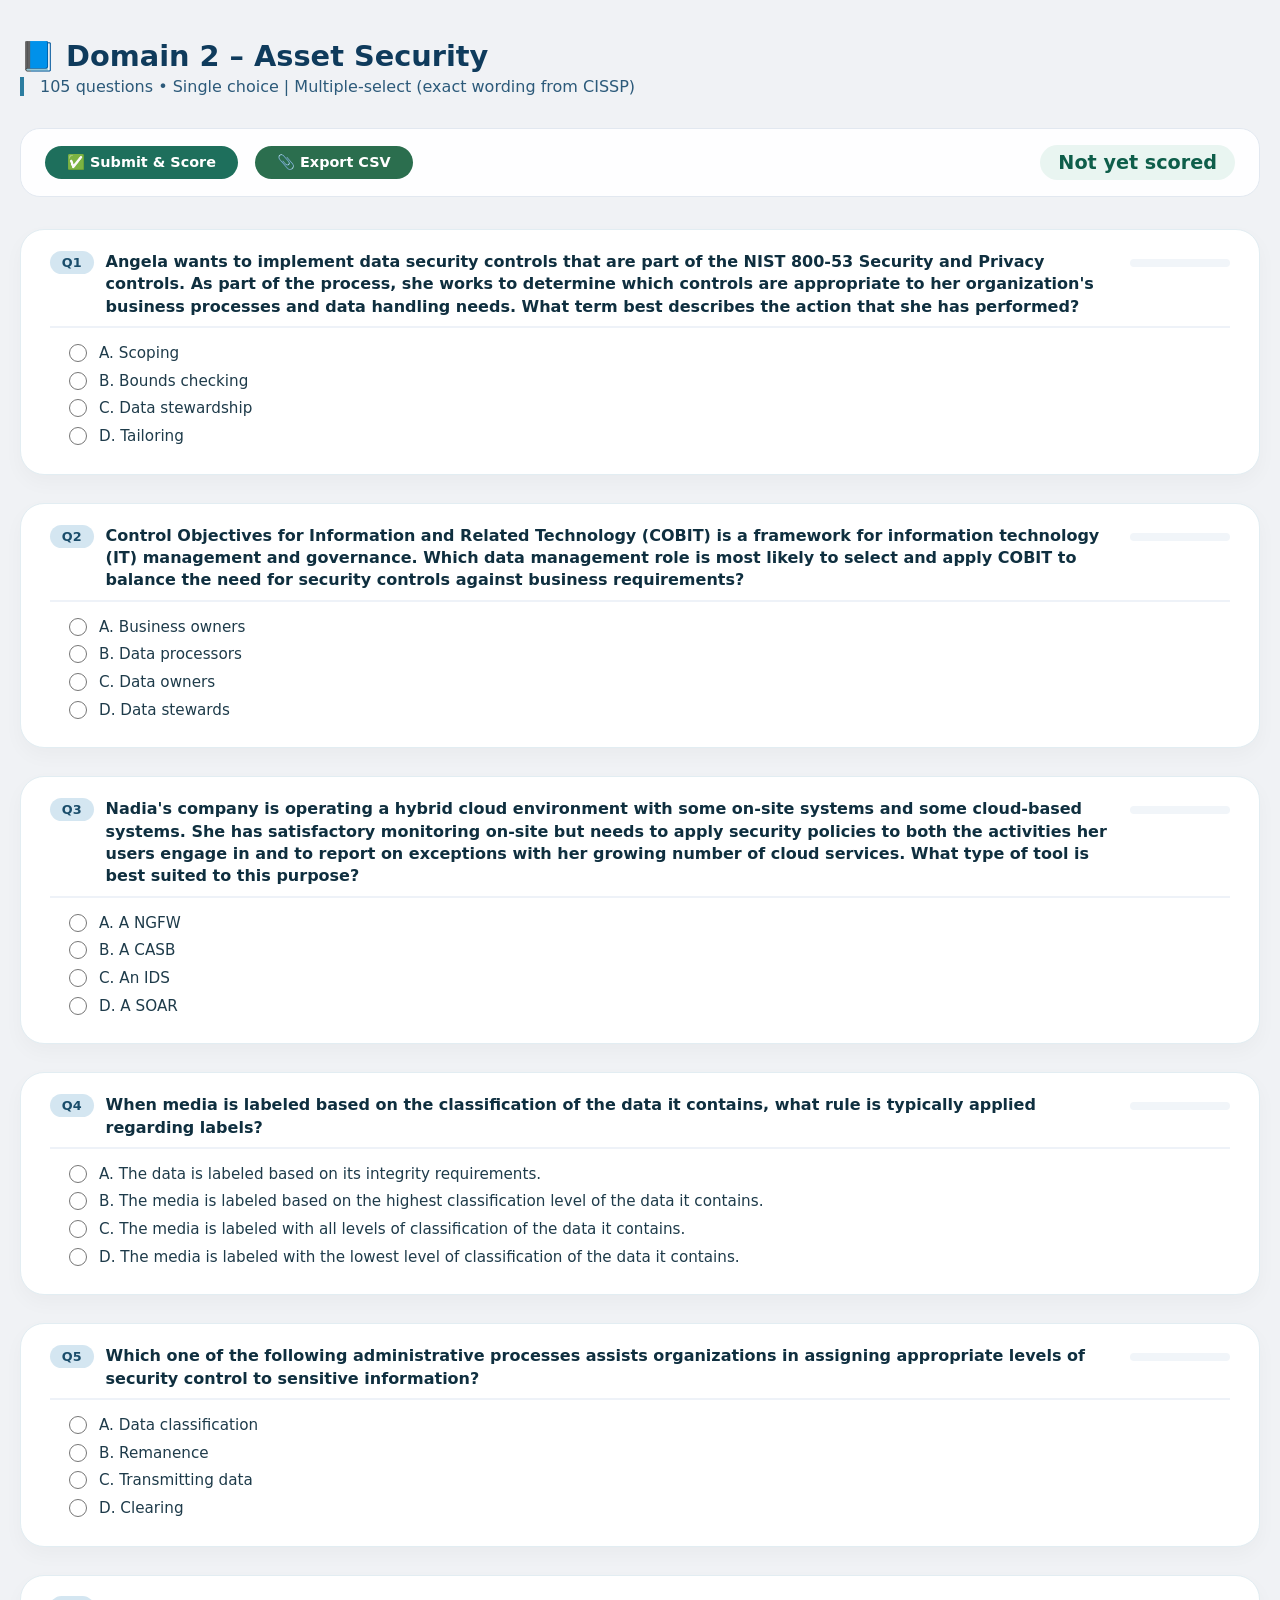
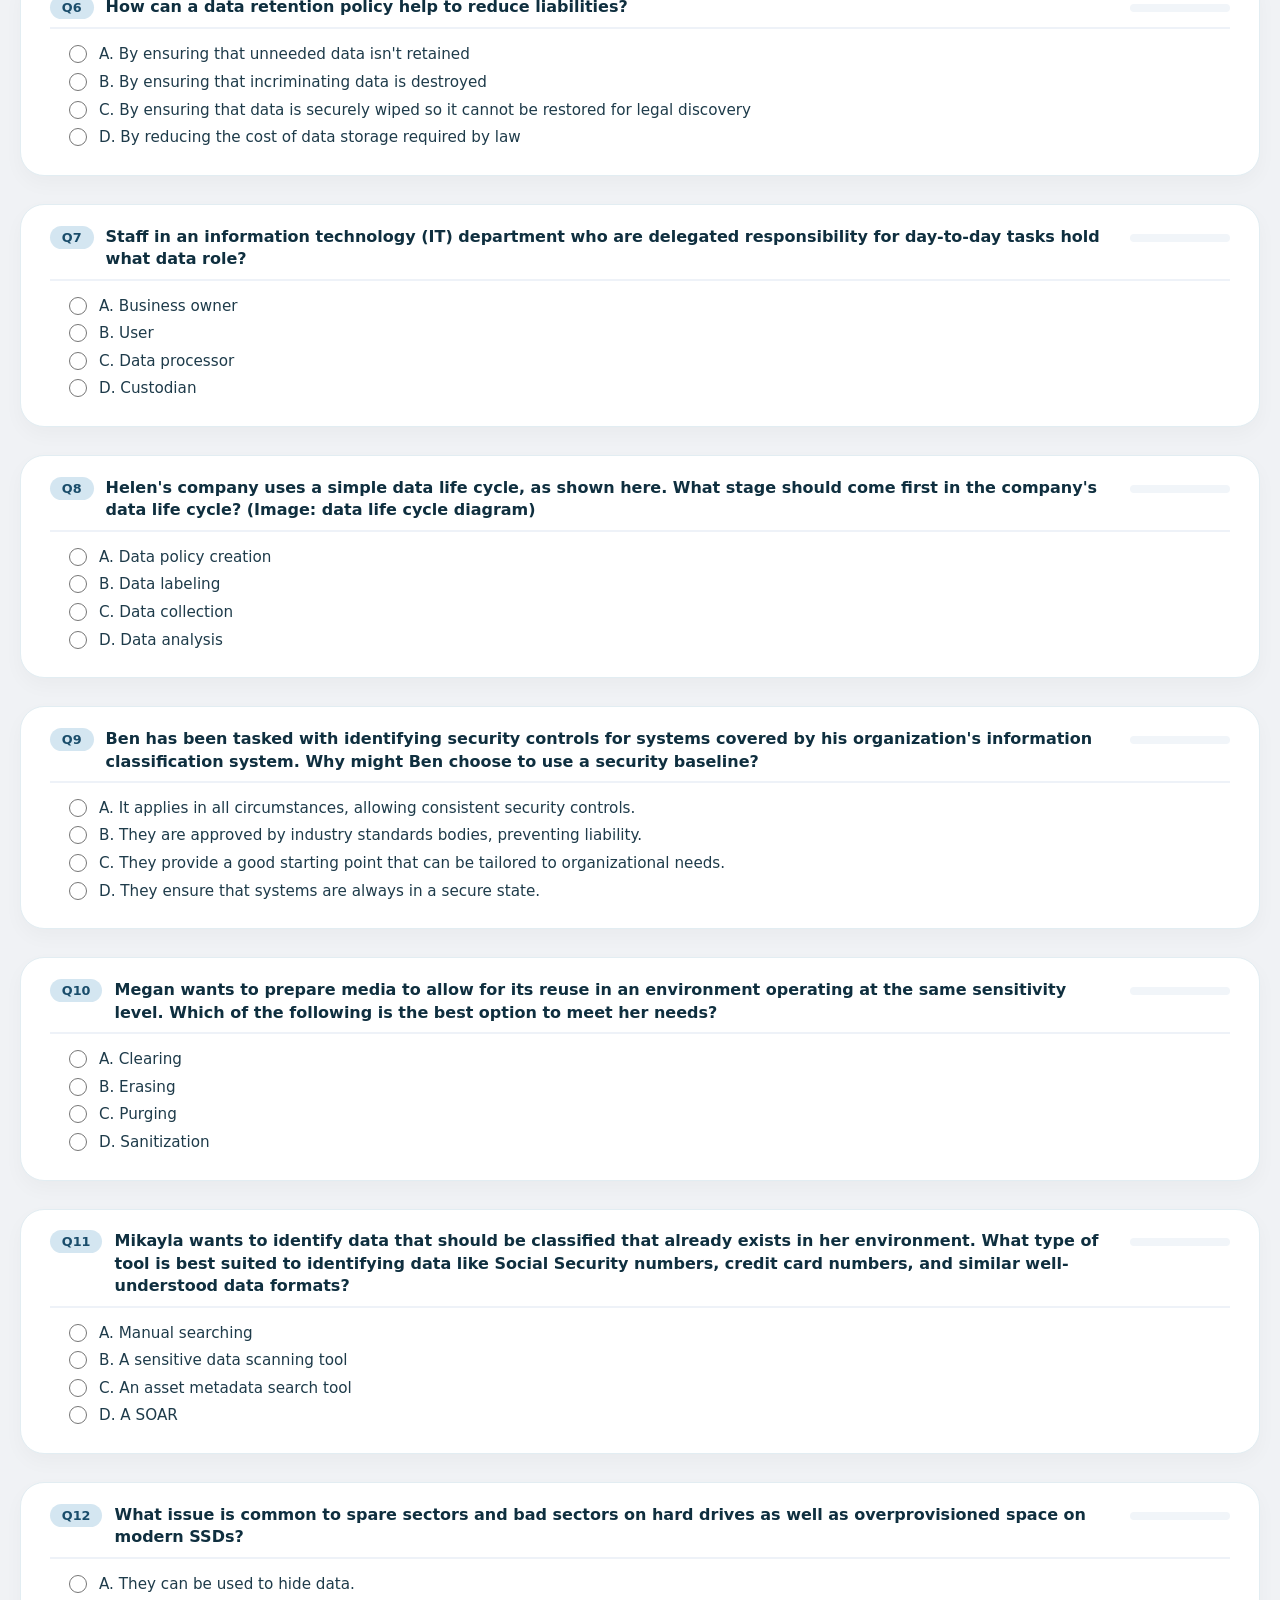
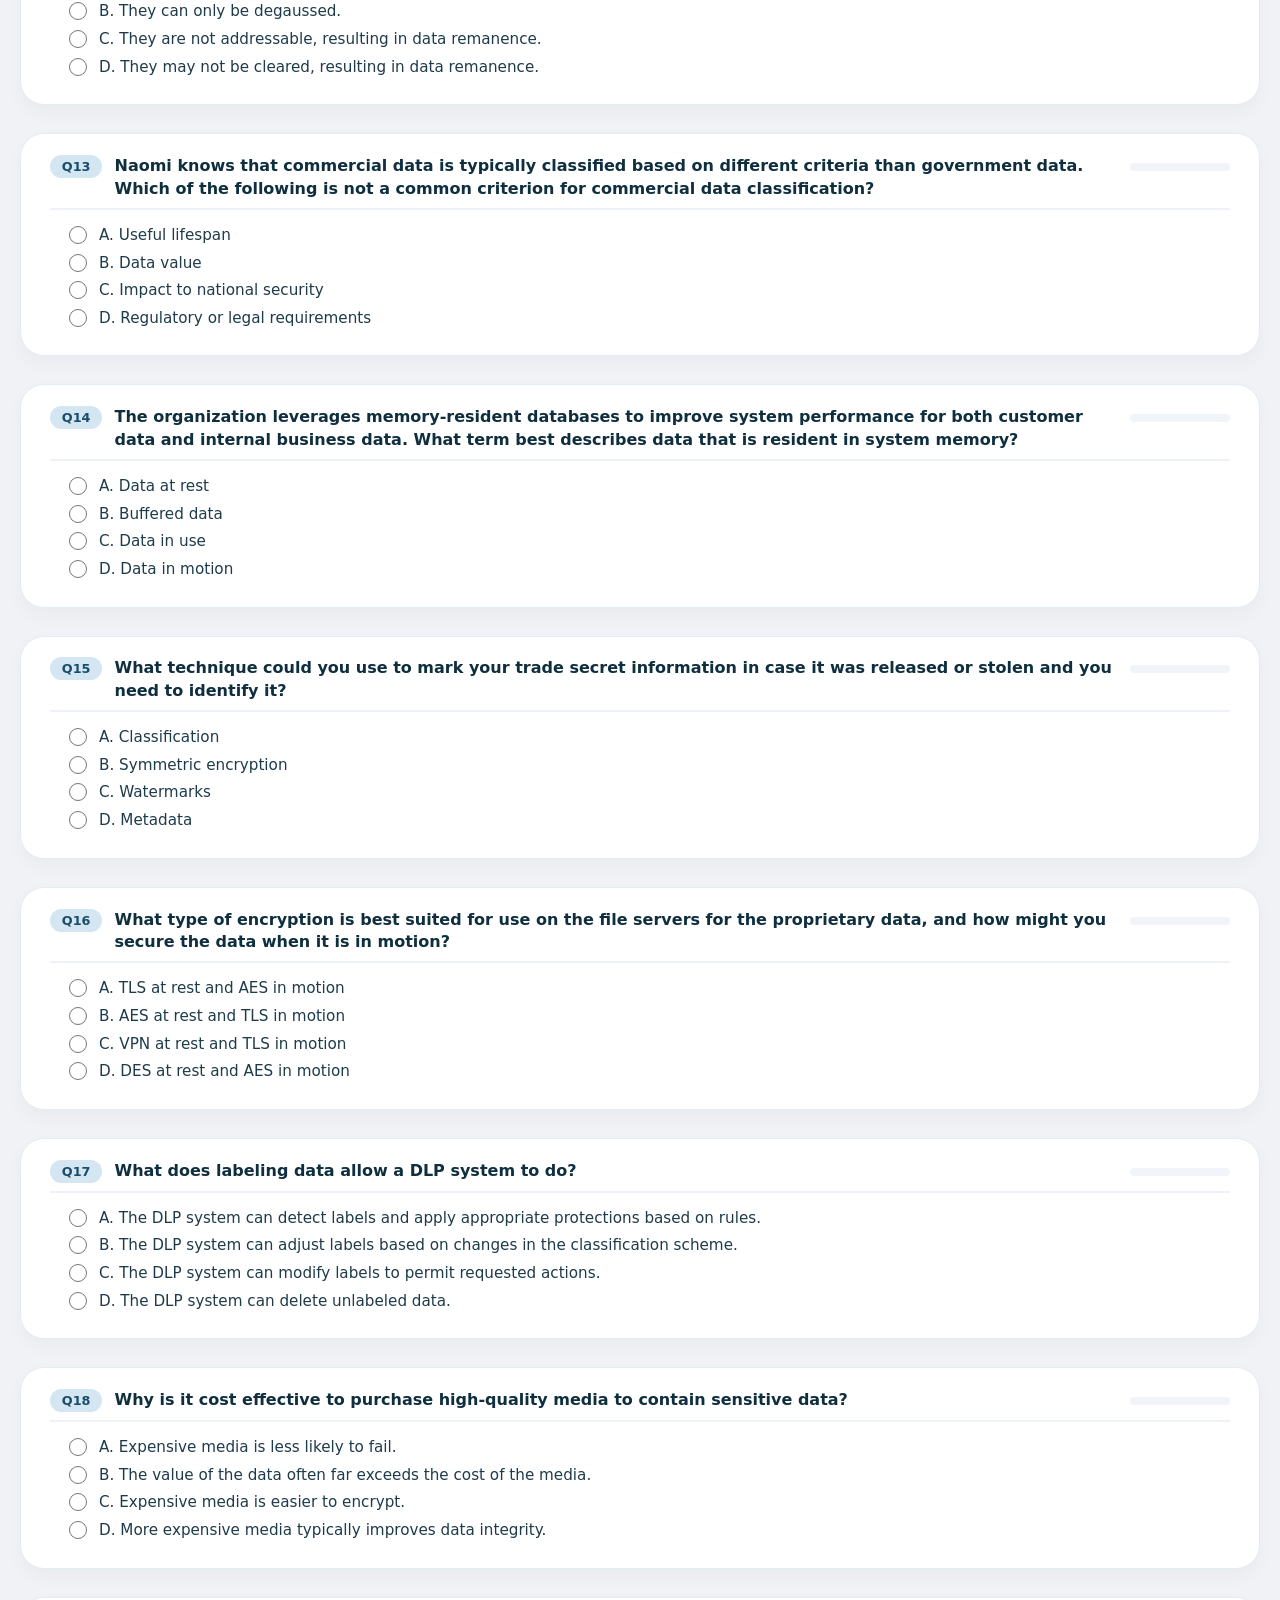
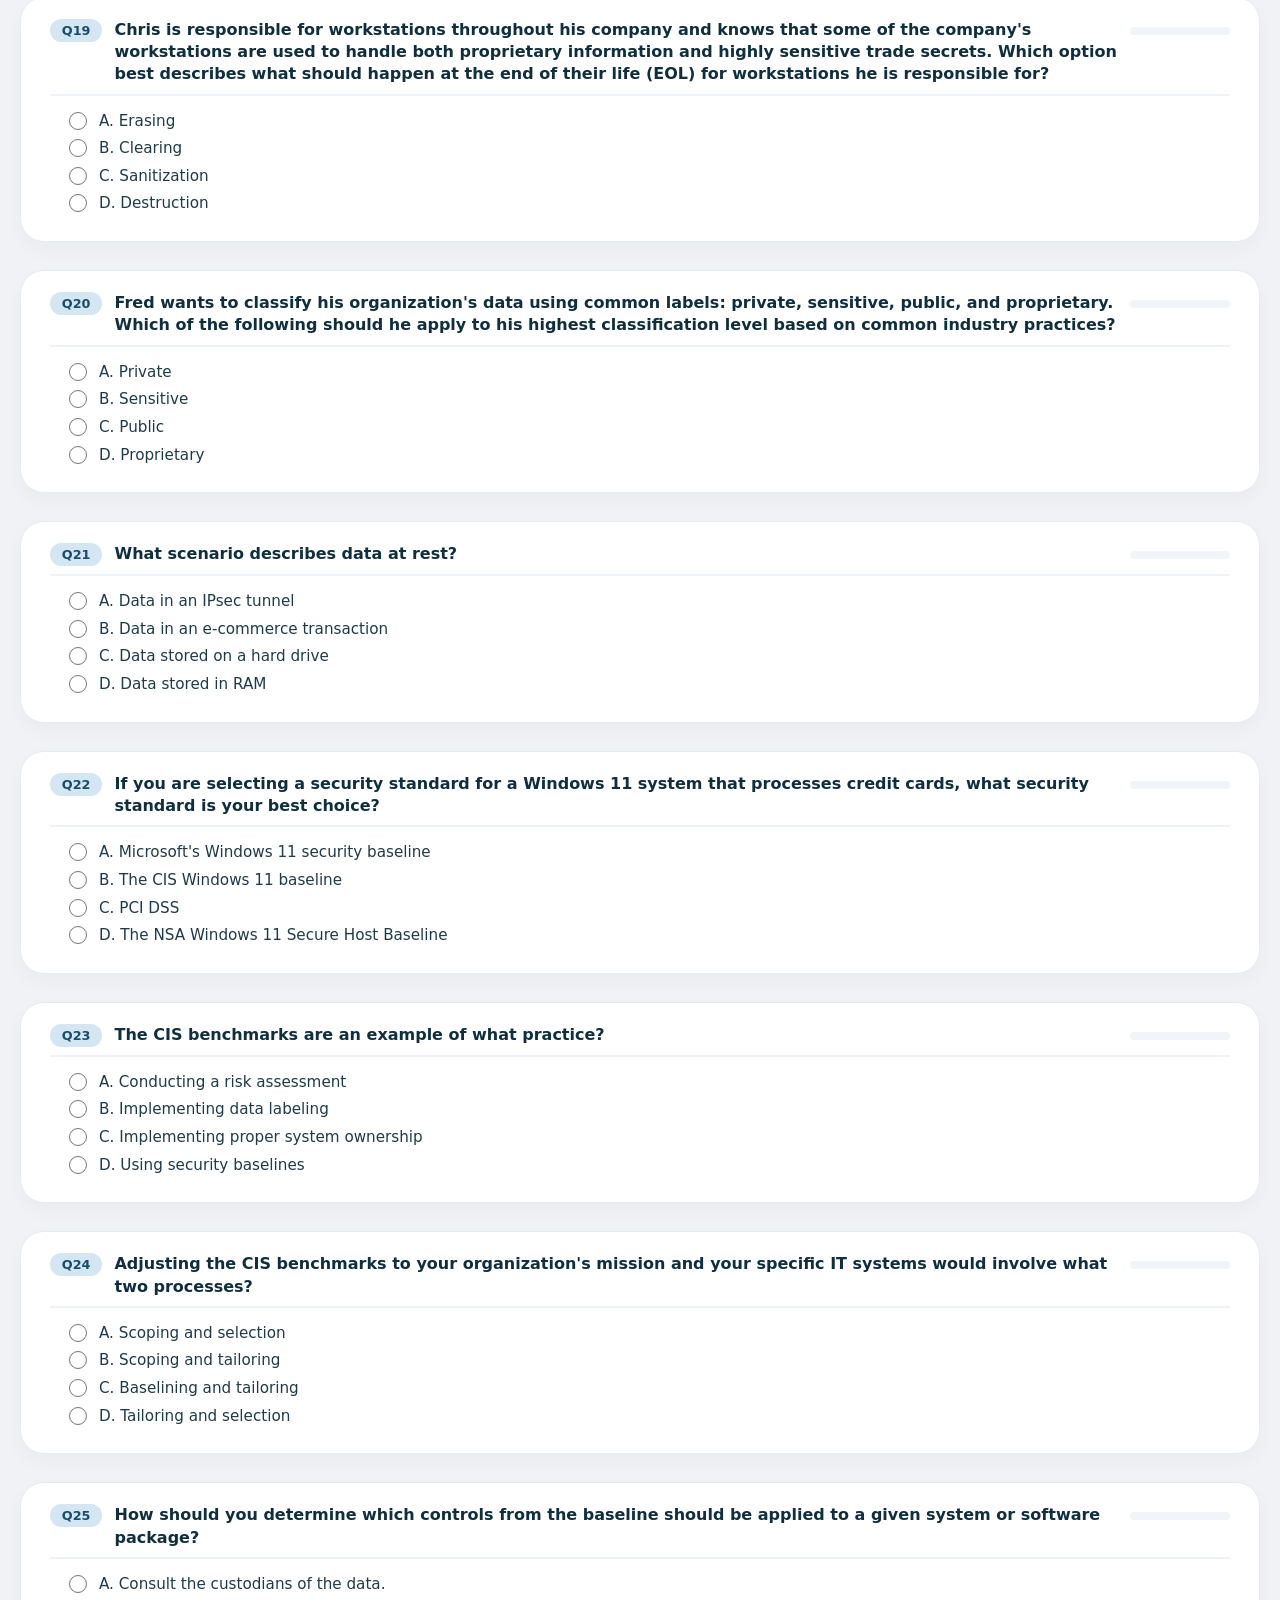
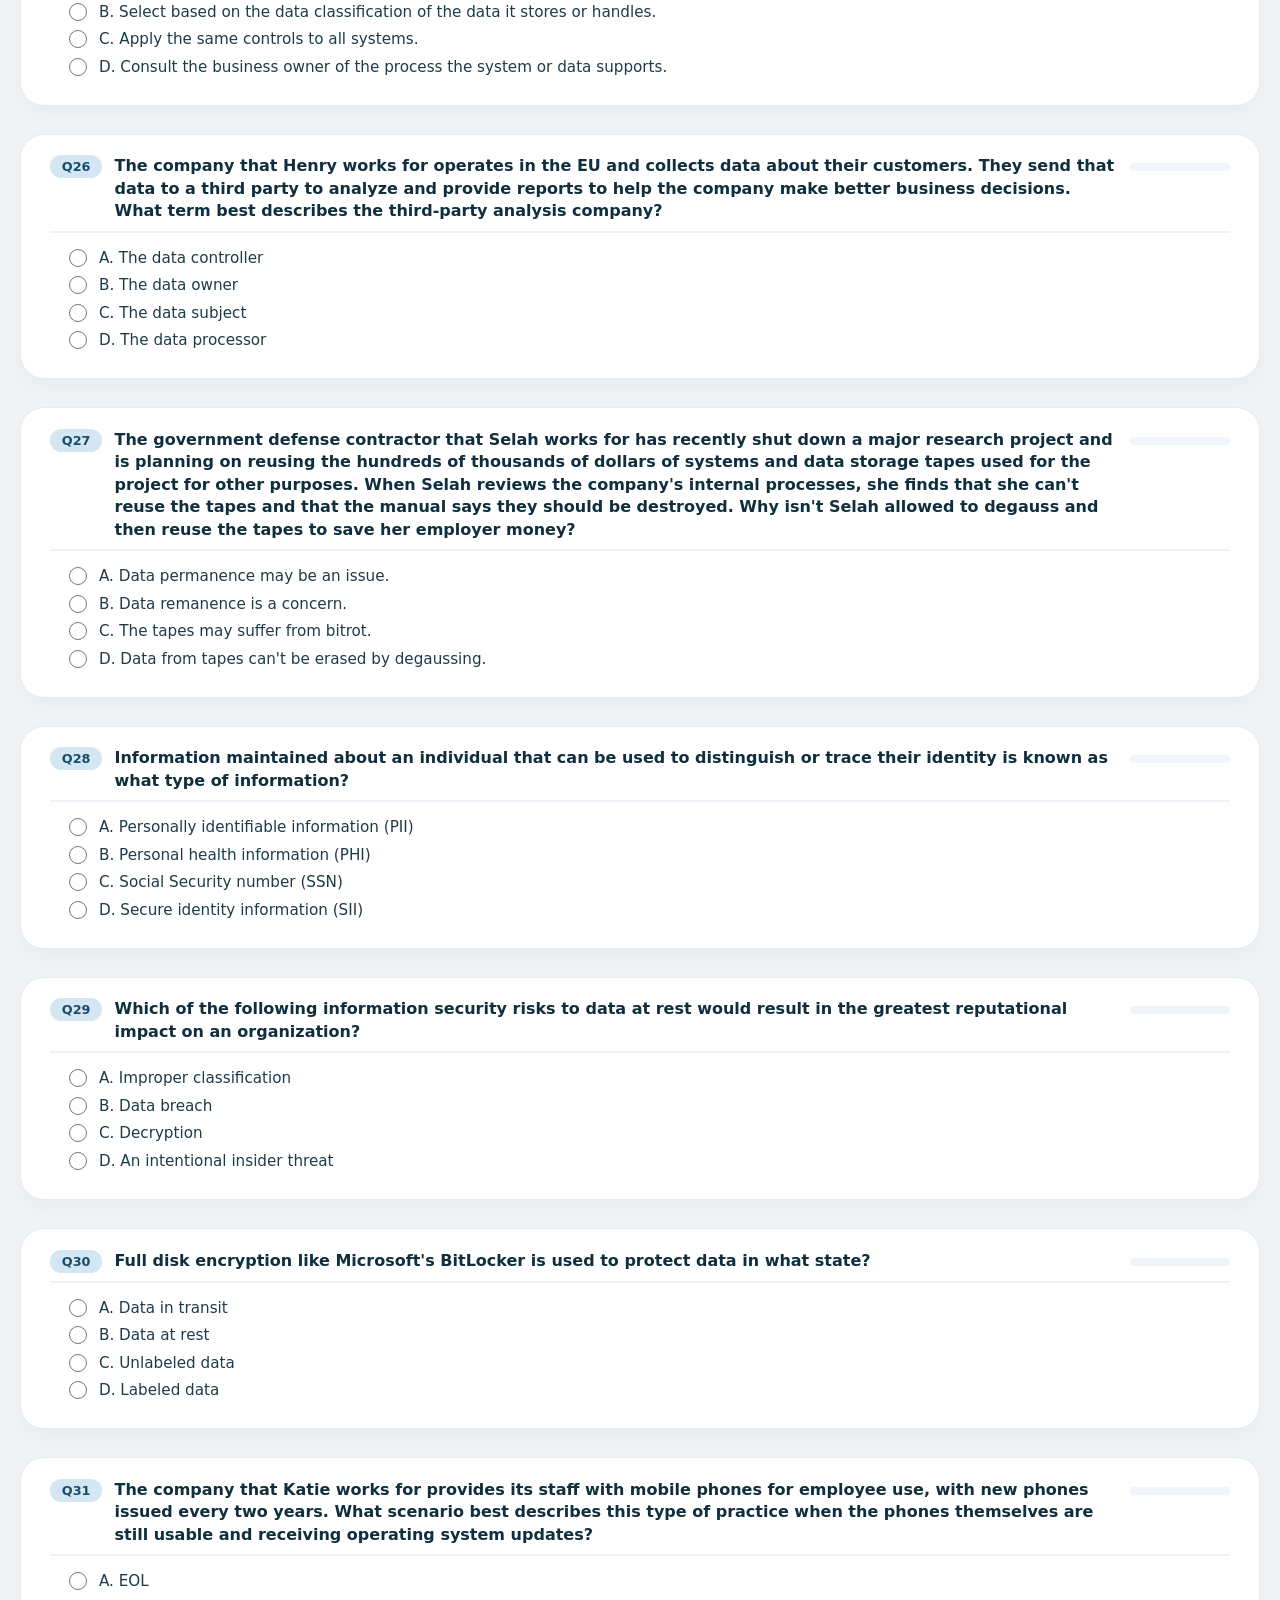
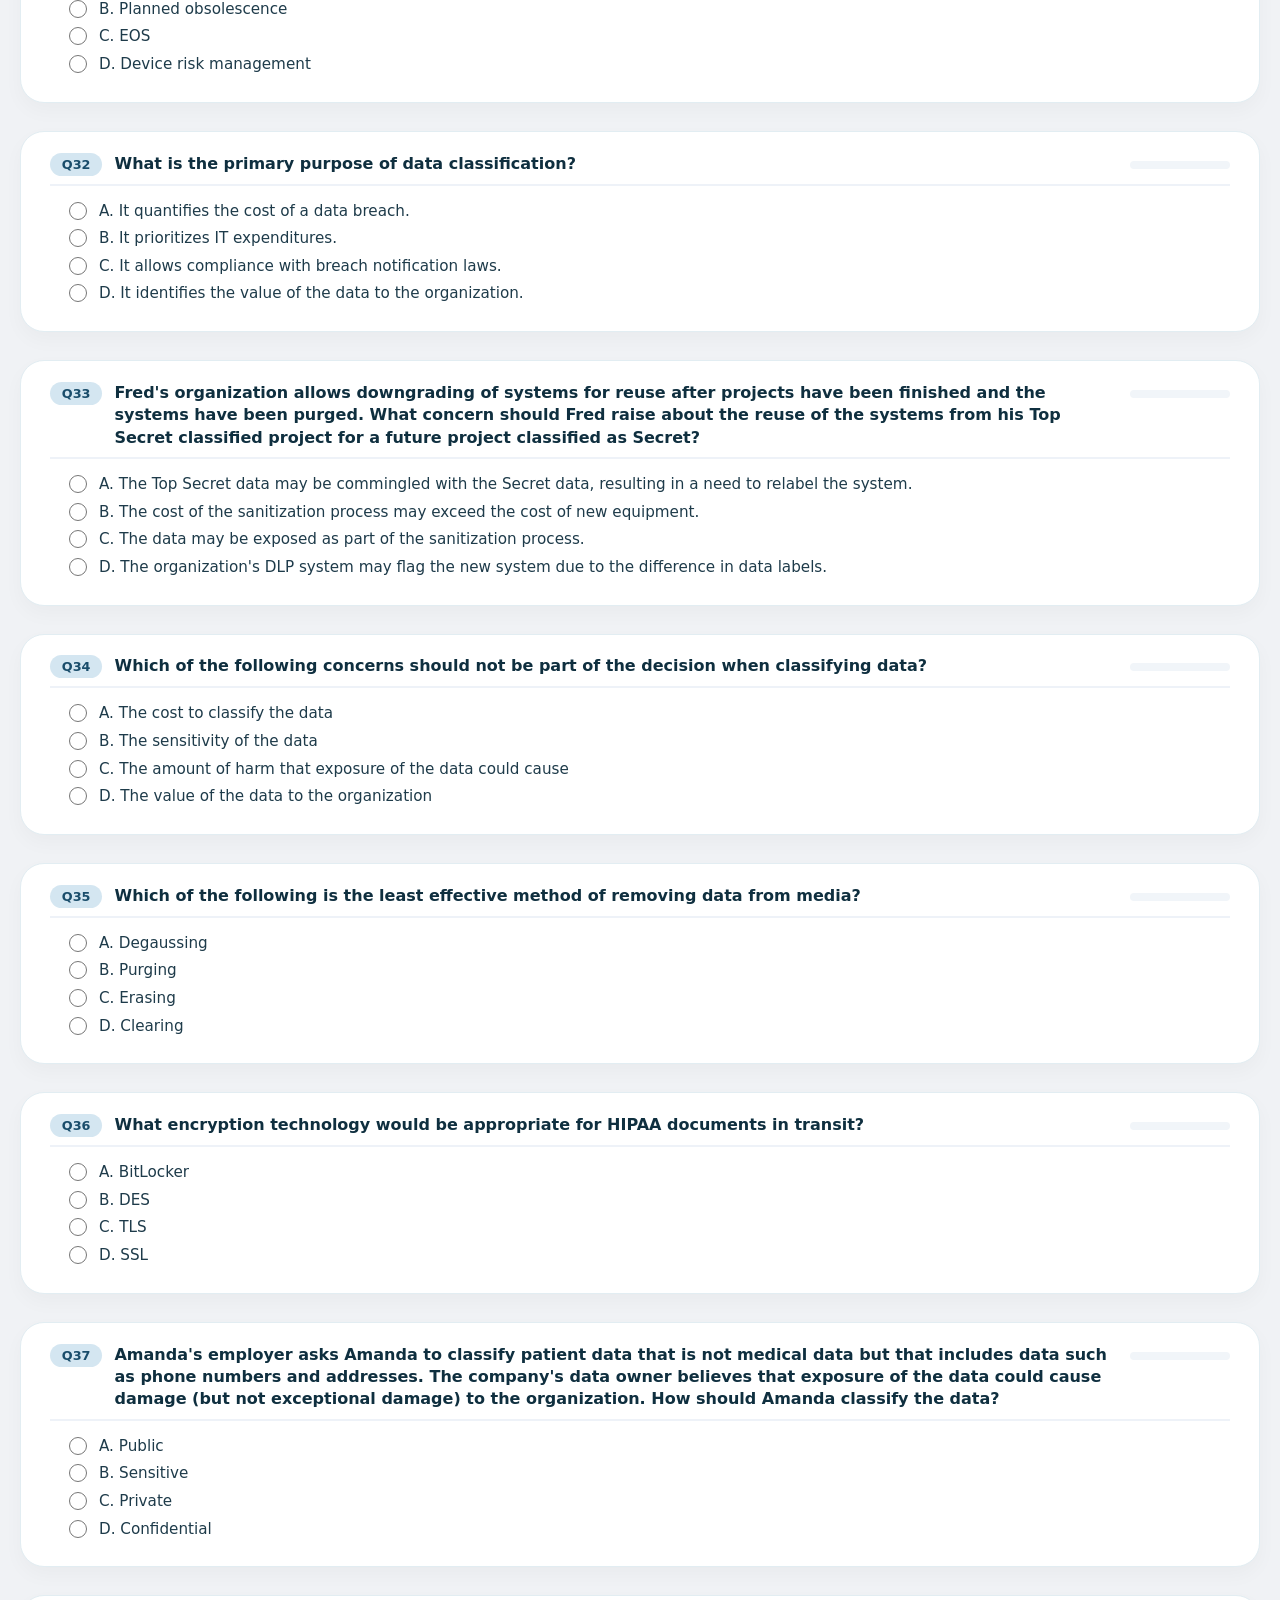
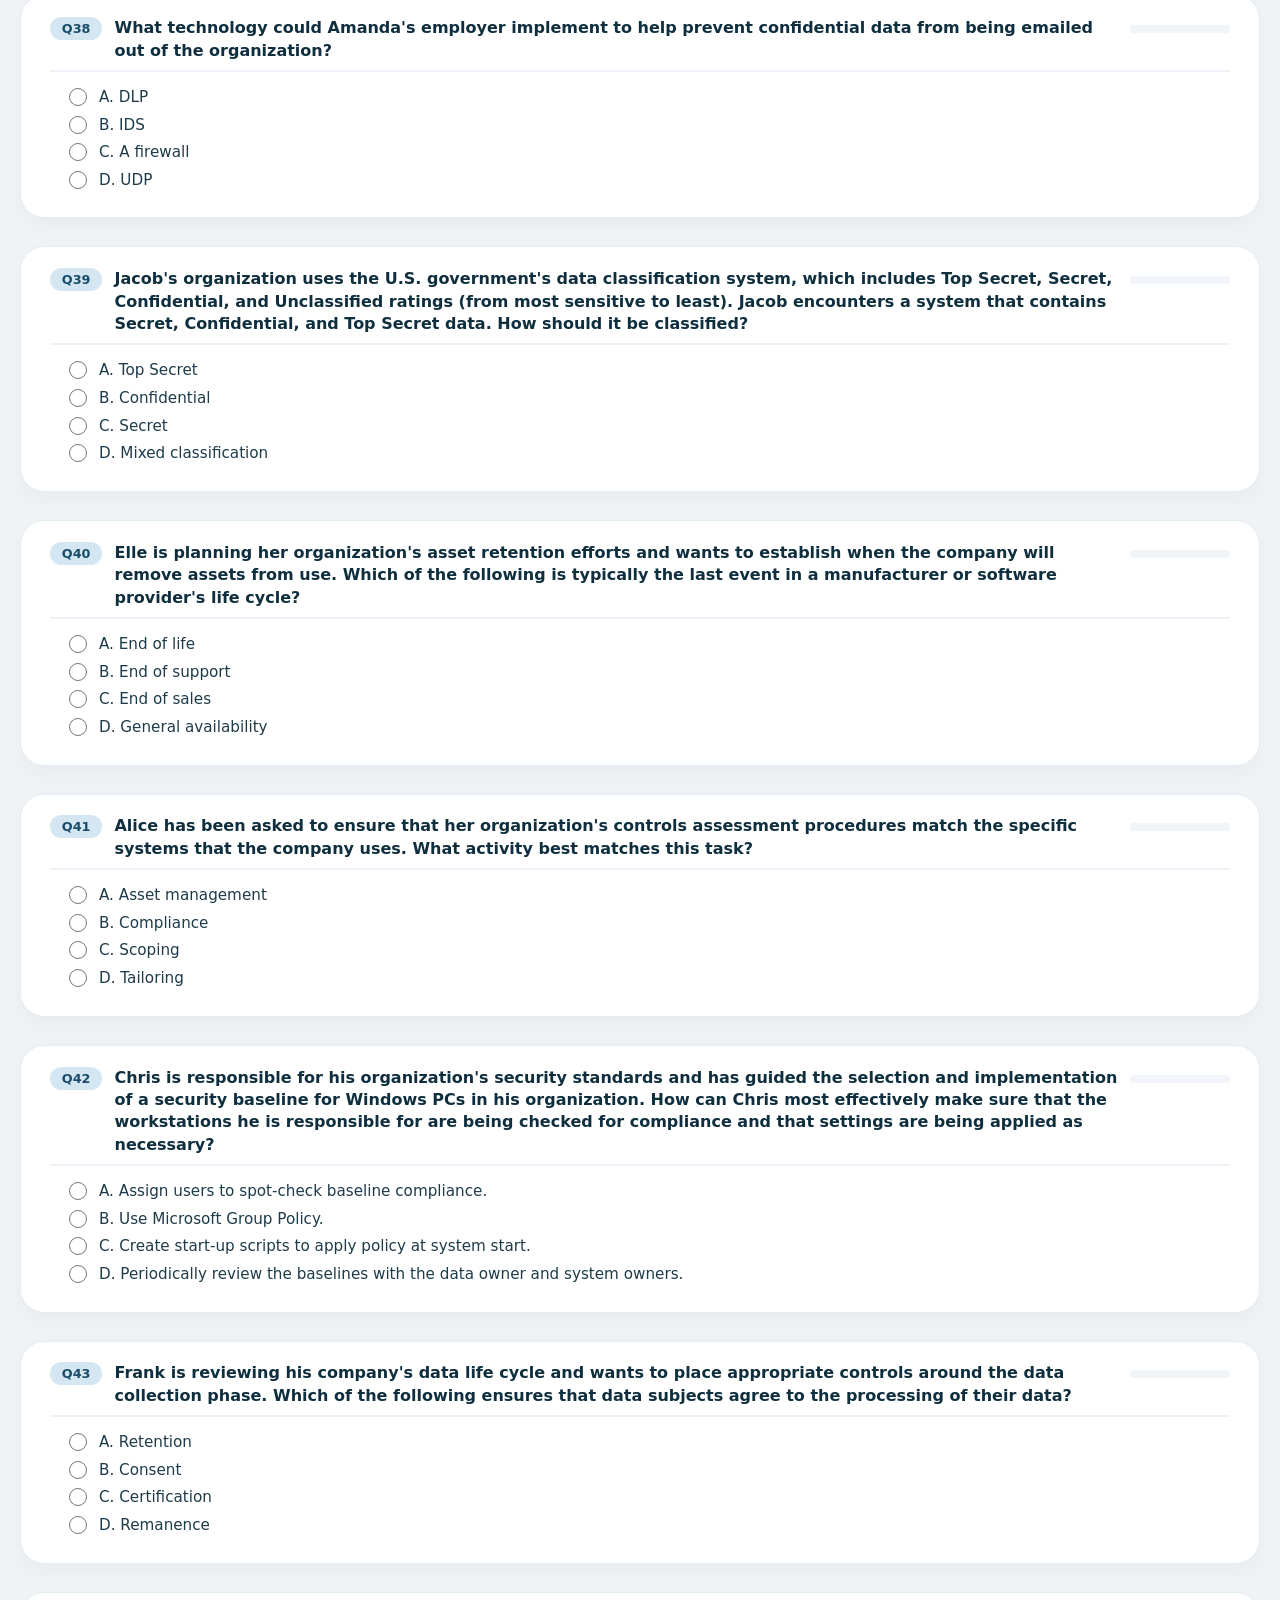
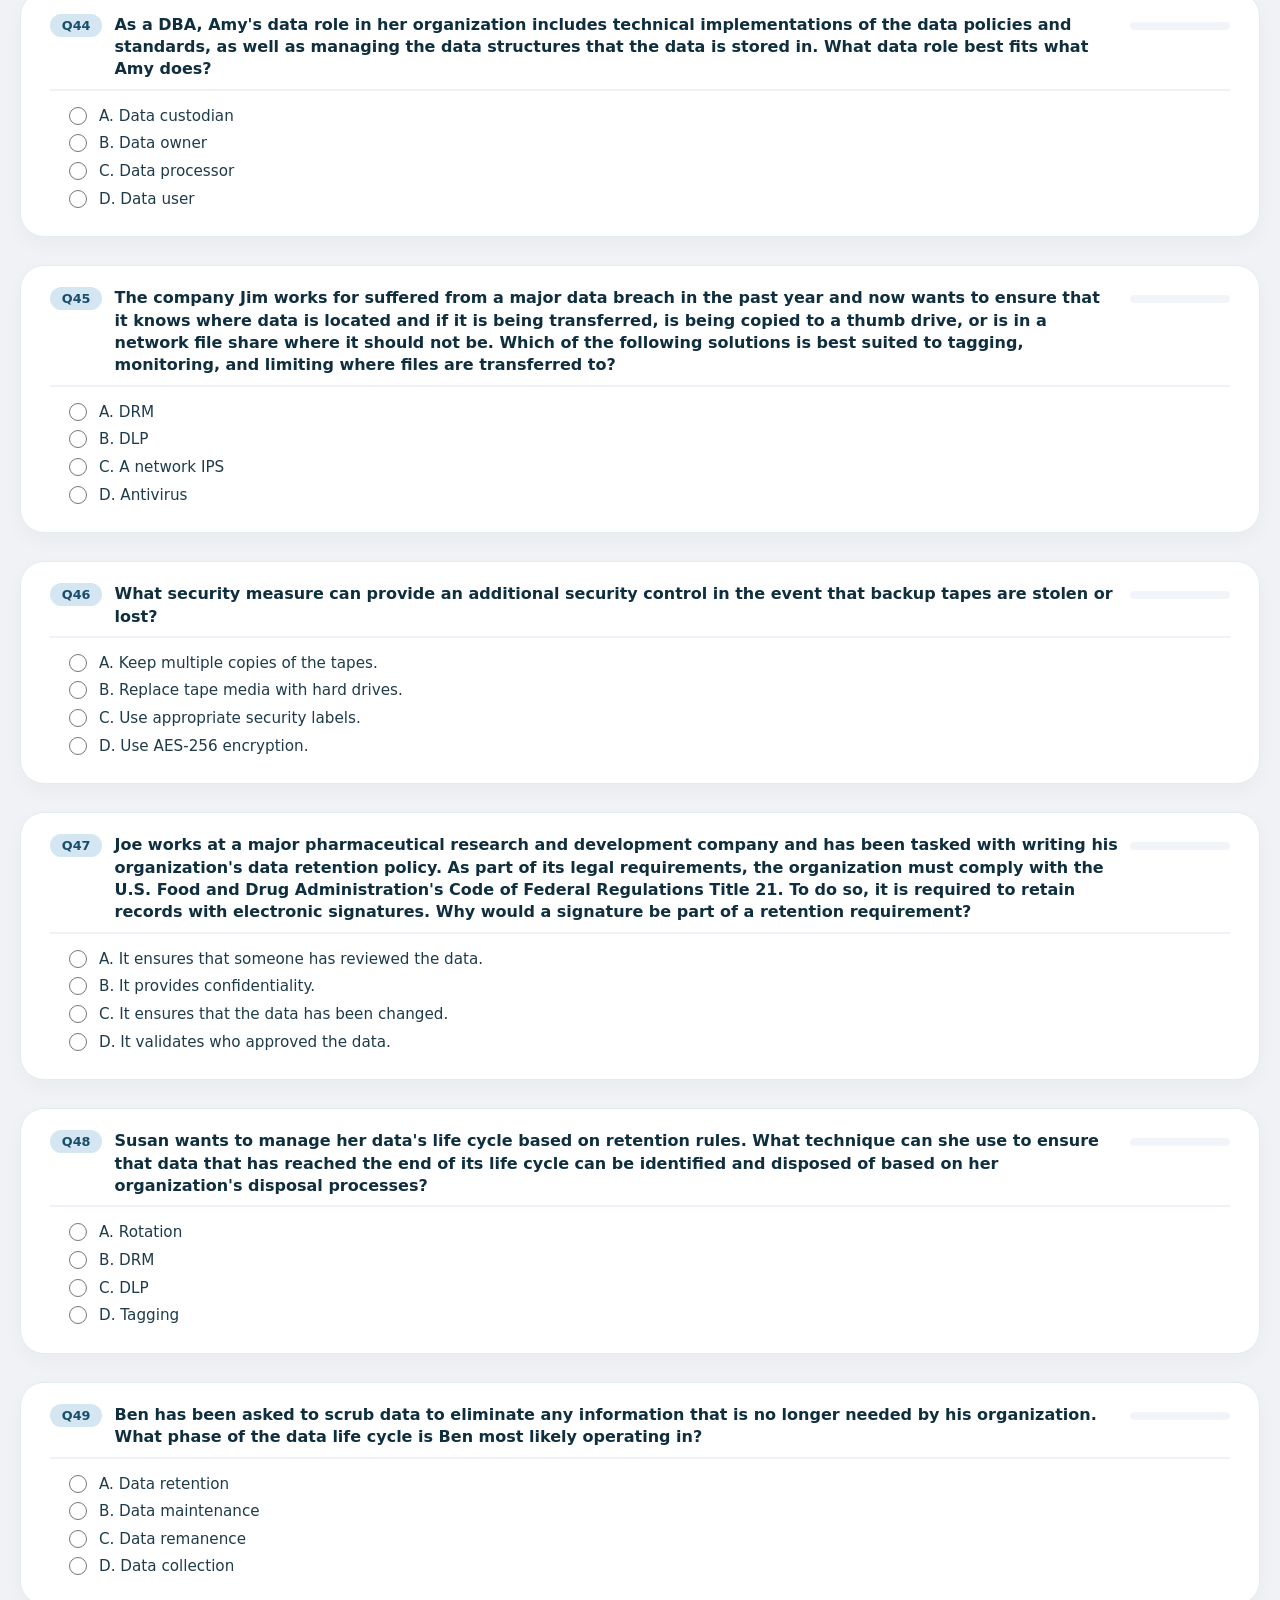
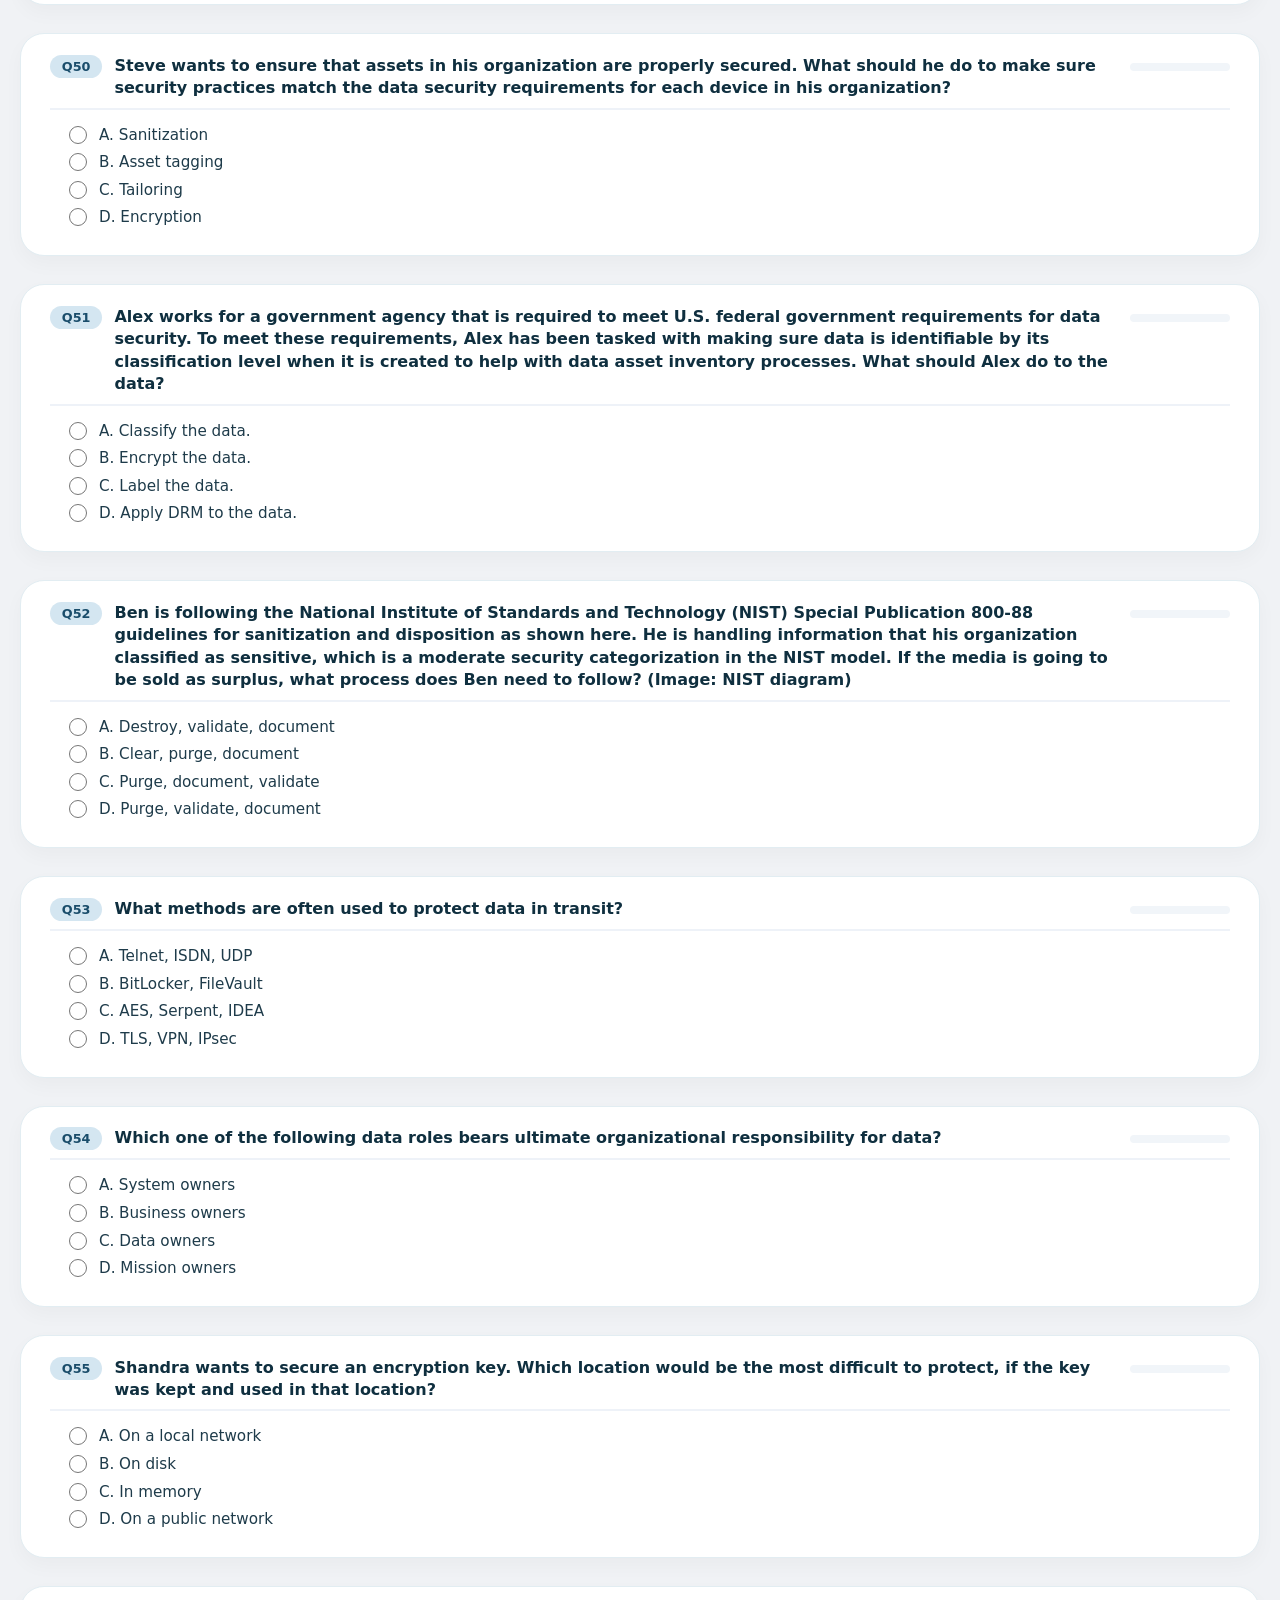
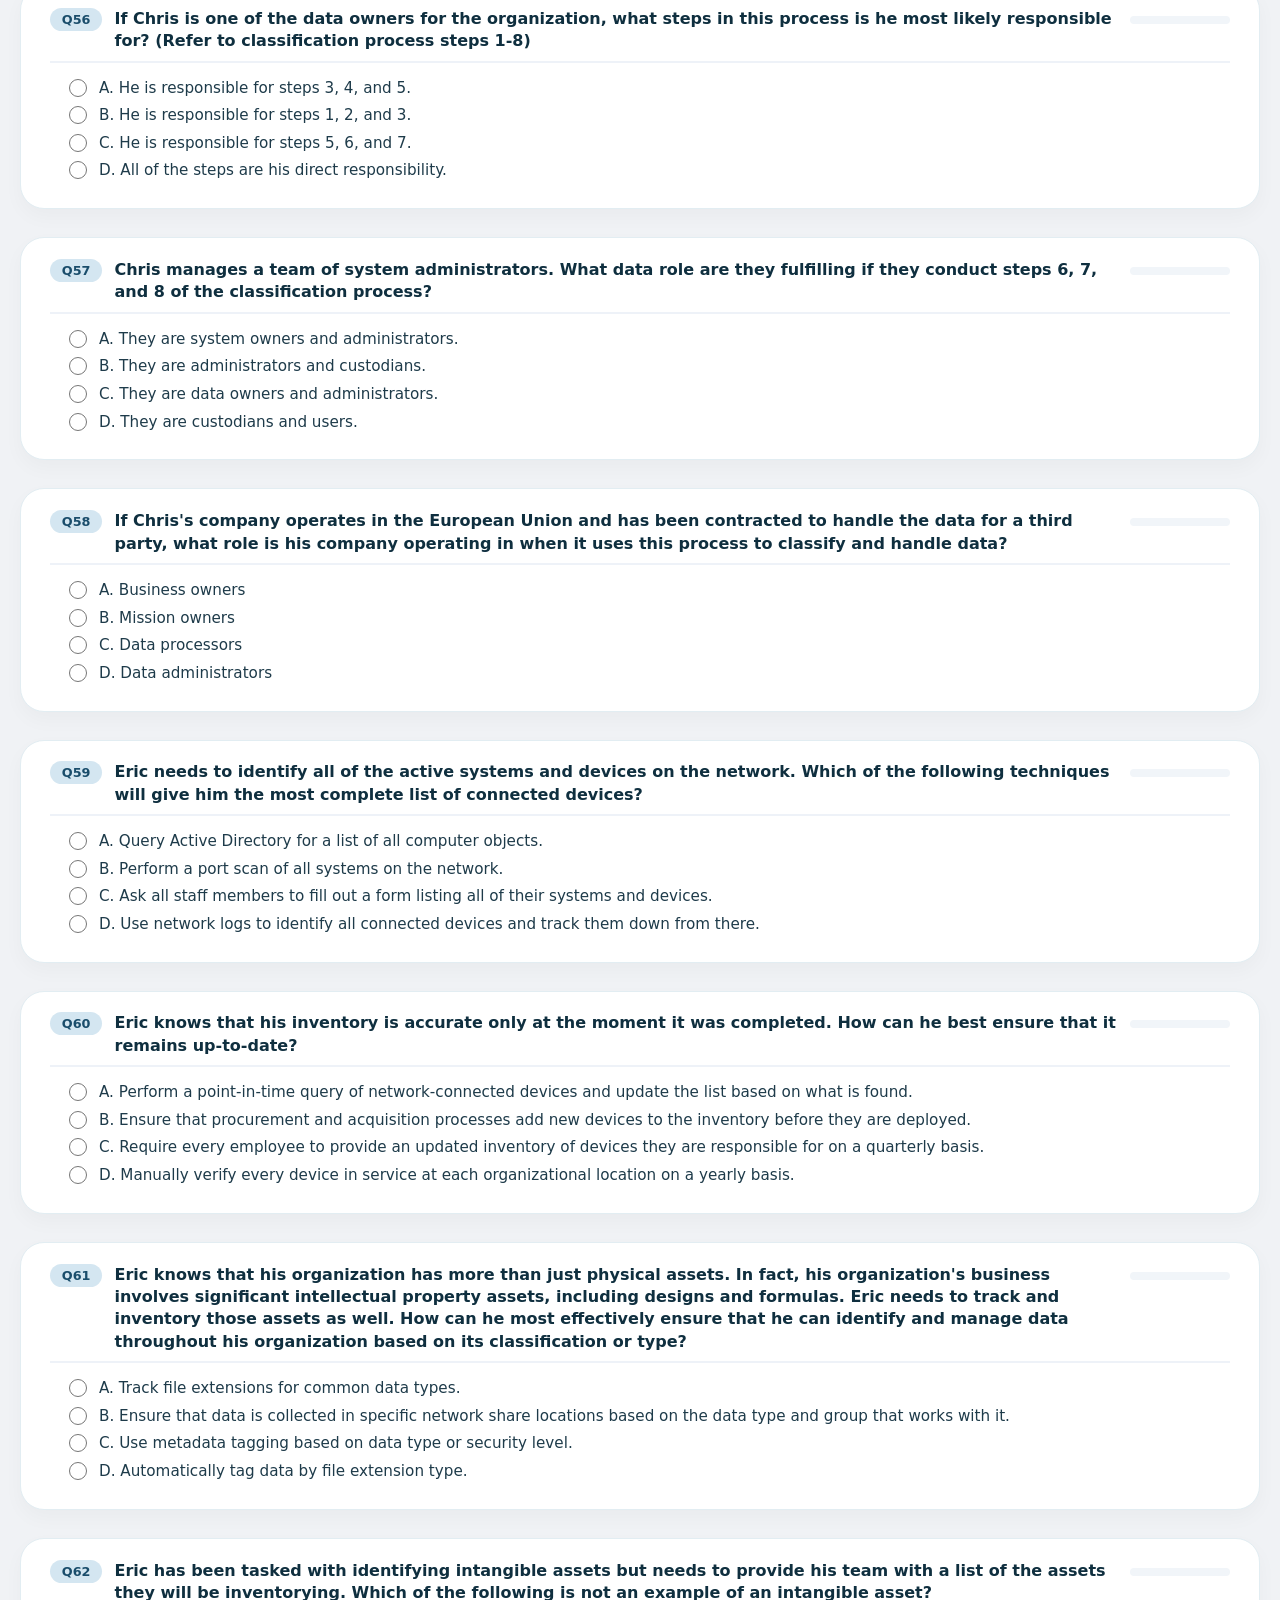
<file: codebase/isc-cissp/question-bank/isc-cissp-official-practice-tests-4th-edition/mcq/mcq-domain-02.html>
<!DOCTYPE html>
<html lang="en">

<head>
    <meta charset="UTF-8">
    <meta name="viewport" content="width=device-width, initial-scale=1.0, user-scalable=yes">
    <title>MCQ Platform – Domain 2 (Asset Security)</title>
    <link rel="stylesheet" href="mcq-common.css">
</head>

<body>
    <div class="container">
        <h1>📘 Domain 2 – Asset Security</h1>
        <div class="sub">105 questions • Single choice | Multiple‑select (exact wording from CISSP)</div>

        <div class="toolbar">
            <div>
                <button id="submitBtn">✅ Submit & Score</button>
                <button id="exportBtn" class="btn-export" style="margin-left: 12px;">📎 Export CSV</button>
            </div>
            <div class="score-area" id="scoreDisplay">Not yet scored</div>
        </div>

        <div id="questionsContainer" class="questions-grid"></div>
        <footer>MCQ Platform — Domain 2. Hashtags appear after submission: ✅ correct / ❌ incorrect / ⚪ skipped.</footer>
    </div>

    <div id="summaryModal" class="modal">
        <div class="modal-content">
            <span class="close-modal">&times;</span>
            <h3 id="modalTitle">Detailed Report</h3>
            <div id="modalBody"></div>
            <button id="modalExportBtn" class="btn-export" style="margin-top: 12px;">📎 Export CSV from Modal</button>
        </div>
    </div>

    <script src="mcq-common.js"></script>
    <script>
        // --------------------------------------------------------------
        // EXACT QUESTIONS AND OPTIONS (NO REPHRASING) – DOMAIN 2
        // Based on official CISSP practice questions
        // --------------------------------------------------------------
        const questionsData = [
            { id: 1, text: "Angela wants to implement data security controls that are part of the NIST 800-53 Security and Privacy controls. As part of the process, she works to determine which controls are appropriate to her organization's business processes and data handling needs. What term best describes the action that she has performed?", options: ["A. Scoping", "B. Bounds checking", "C. Data stewardship", "D. Tailoring"] },
            { id: 2, text: "Control Objectives for Information and Related Technology (COBIT) is a framework for information technology (IT) management and governance. Which data management role is most likely to select and apply COBIT to balance the need for security controls against business requirements?", options: ["A. Business owners", "B. Data processors", "C. Data owners", "D. Data stewards"] },
            { id: 3, text: "Nadia's company is operating a hybrid cloud environment with some on-site systems and some cloud-based systems. She has satisfactory monitoring on-site but needs to apply security policies to both the activities her users engage in and to report on exceptions with her growing number of cloud services. What type of tool is best suited to this purpose?", options: ["A. A NGFW", "B. A CASB", "C. An IDS", "D. A SOAR"] },
            { id: 4, text: "When media is labeled based on the classification of the data it contains, what rule is typically applied regarding labels?", options: ["A. The data is labeled based on its integrity requirements.", "B. The media is labeled based on the highest classification level of the data it contains.", "C. The media is labeled with all levels of classification of the data it contains.", "D. The media is labeled with the lowest level of classification of the data it contains."] },
            { id: 5, text: "Which one of the following administrative processes assists organizations in assigning appropriate levels of security control to sensitive information?", options: ["A. Data classification", "B. Remanence", "C. Transmitting data", "D. Clearing"] },
            { id: 6, text: "How can a data retention policy help to reduce liabilities?", options: ["A. By ensuring that unneeded data isn't retained", "B. By ensuring that incriminating data is destroyed", "C. By ensuring that data is securely wiped so it cannot be restored for legal discovery", "D. By reducing the cost of data storage required by law"] },
            { id: 7, text: "Staff in an information technology (IT) department who are delegated responsibility for day-to-day tasks hold what data role?", options: ["A. Business owner", "B. User", "C. Data processor", "D. Custodian"] },
            { id: 8, text: "Helen's company uses a simple data life cycle, as shown here. What stage should come first in the company's data life cycle? (Image: data life cycle diagram)", options: ["A. Data policy creation", "B. Data labeling", "C. Data collection", "D. Data analysis"] },
            { id: 9, text: "Ben has been tasked with identifying security controls for systems covered by his organization's information classification system. Why might Ben choose to use a security baseline?", options: ["A. It applies in all circumstances, allowing consistent security controls.", "B. They are approved by industry standards bodies, preventing liability.", "C. They provide a good starting point that can be tailored to organizational needs.", "D. They ensure that systems are always in a secure state."] },
            { id: 10, text: "Megan wants to prepare media to allow for its reuse in an environment operating at the same sensitivity level. Which of the following is the best option to meet her needs?", options: ["A. Clearing", "B. Erasing", "C. Purging", "D. Sanitization"] },
            { id: 11, text: "Mikayla wants to identify data that should be classified that already exists in her environment. What type of tool is best suited to identifying data like Social Security numbers, credit card numbers, and similar well-understood data formats?", options: ["A. Manual searching", "B. A sensitive data scanning tool", "C. An asset metadata search tool", "D. A SOAR"] },
            { id: 12, text: "What issue is common to spare sectors and bad sectors on hard drives as well as overprovisioned space on modern SSDs?", options: ["A. They can be used to hide data.", "B. They can only be degaussed.", "C. They are not addressable, resulting in data remanence.", "D. They may not be cleared, resulting in data remanence."] },
            { id: 13, text: "Naomi knows that commercial data is typically classified based on different criteria than government data. Which of the following is not a common criterion for commercial data classification?", options: ["A. Useful lifespan", "B. Data value", "C. Impact to national security", "D. Regulatory or legal requirements"] },
            { id: 14, text: "The organization leverages memory-resident databases to improve system performance for both customer data and internal business data. What term best describes data that is resident in system memory?", options: ["A. Data at rest", "B. Buffered data", "C. Data in use", "D. Data in motion"] },
            { id: 15, text: "What technique could you use to mark your trade secret information in case it was released or stolen and you need to identify it?", options: ["A. Classification", "B. Symmetric encryption", "C. Watermarks", "D. Metadata"] },
            { id: 16, text: "What type of encryption is best suited for use on the file servers for the proprietary data, and how might you secure the data when it is in motion?", options: ["A. TLS at rest and AES in motion", "B. AES at rest and TLS in motion", "C. VPN at rest and TLS in motion", "D. DES at rest and AES in motion"] },
            { id: 17, text: "What does labeling data allow a DLP system to do?", options: ["A. The DLP system can detect labels and apply appropriate protections based on rules.", "B. The DLP system can adjust labels based on changes in the classification scheme.", "C. The DLP system can modify labels to permit requested actions.", "D. The DLP system can delete unlabeled data."] },
            { id: 18, text: "Why is it cost effective to purchase high-quality media to contain sensitive data?", options: ["A. Expensive media is less likely to fail.", "B. The value of the data often far exceeds the cost of the media.", "C. Expensive media is easier to encrypt.", "D. More expensive media typically improves data integrity."] },
            { id: 19, text: "Chris is responsible for workstations throughout his company and knows that some of the company's workstations are used to handle both proprietary information and highly sensitive trade secrets. Which option best describes what should happen at the end of their life (EOL) for workstations he is responsible for?", options: ["A. Erasing", "B. Clearing", "C. Sanitization", "D. Destruction"] },
            { id: 20, text: "Fred wants to classify his organization's data using common labels: private, sensitive, public, and proprietary. Which of the following should he apply to his highest classification level based on common industry practices?", options: ["A. Private", "B. Sensitive", "C. Public", "D. Proprietary"] },
            { id: 21, text: "What scenario describes data at rest?", options: ["A. Data in an IPsec tunnel", "B. Data in an e-commerce transaction", "C. Data stored on a hard drive", "D. Data stored in RAM"] },
            { id: 22, text: "If you are selecting a security standard for a Windows 11 system that processes credit cards, what security standard is your best choice?", options: ["A. Microsoft's Windows 11 security baseline", "B. The CIS Windows 11 baseline", "C. PCI DSS", "D. The NSA Windows 11 Secure Host Baseline"] },
            { id: 23, text: "The CIS benchmarks are an example of what practice?", options: ["A. Conducting a risk assessment", "B. Implementing data labeling", "C. Implementing proper system ownership", "D. Using security baselines"] },
            { id: 24, text: "Adjusting the CIS benchmarks to your organization's mission and your specific IT systems would involve what two processes?", options: ["A. Scoping and selection", "B. Scoping and tailoring", "C. Baselining and tailoring", "D. Tailoring and selection"] },
            { id: 25, text: "How should you determine which controls from the baseline should be applied to a given system or software package?", options: ["A. Consult the custodians of the data.", "B. Select based on the data classification of the data it stores or handles.", "C. Apply the same controls to all systems.", "D. Consult the business owner of the process the system or data supports."] },
            { id: 26, text: "The company that Henry works for operates in the EU and collects data about their customers. They send that data to a third party to analyze and provide reports to help the company make better business decisions. What term best describes the third-party analysis company?", options: ["A. The data controller", "B. The data owner", "C. The data subject", "D. The data processor"] },
            { id: 27, text: "The government defense contractor that Selah works for has recently shut down a major research project and is planning on reusing the hundreds of thousands of dollars of systems and data storage tapes used for the project for other purposes. When Selah reviews the company's internal processes, she finds that she can't reuse the tapes and that the manual says they should be destroyed. Why isn't Selah allowed to degauss and then reuse the tapes to save her employer money?", options: ["A. Data permanence may be an issue.", "B. Data remanence is a concern.", "C. The tapes may suffer from bitrot.", "D. Data from tapes can't be erased by degaussing."] },
            { id: 28, text: "Information maintained about an individual that can be used to distinguish or trace their identity is known as what type of information?", options: ["A. Personally identifiable information (PII)", "B. Personal health information (PHI)", "C. Social Security number (SSN)", "D. Secure identity information (SII)"] },
            { id: 29, text: "Which of the following information security risks to data at rest would result in the greatest reputational impact on an organization?", options: ["A. Improper classification", "B. Data breach", "C. Decryption", "D. An intentional insider threat"] },
            { id: 30, text: "Full disk encryption like Microsoft's BitLocker is used to protect data in what state?", options: ["A. Data in transit", "B. Data at rest", "C. Unlabeled data", "D. Labeled data"] },
            { id: 31, text: "The company that Katie works for provides its staff with mobile phones for employee use, with new phones issued every two years. What scenario best describes this type of practice when the phones themselves are still usable and receiving operating system updates?", options: ["A. EOL", "B. Planned obsolescence", "C. EOS", "D. Device risk management"] },
            { id: 32, text: "What is the primary purpose of data classification?", options: ["A. It quantifies the cost of a data breach.", "B. It prioritizes IT expenditures.", "C. It allows compliance with breach notification laws.", "D. It identifies the value of the data to the organization."] },
            { id: 33, text: "Fred's organization allows downgrading of systems for reuse after projects have been finished and the systems have been purged. What concern should Fred raise about the reuse of the systems from his Top Secret classified project for a future project classified as Secret?", options: ["A. The Top Secret data may be commingled with the Secret data, resulting in a need to relabel the system.", "B. The cost of the sanitization process may exceed the cost of new equipment.", "C. The data may be exposed as part of the sanitization process.", "D. The organization's DLP system may flag the new system due to the difference in data labels."] },
            { id: 34, text: "Which of the following concerns should not be part of the decision when classifying data?", options: ["A. The cost to classify the data", "B. The sensitivity of the data", "C. The amount of harm that exposure of the data could cause", "D. The value of the data to the organization"] },
            { id: 35, text: "Which of the following is the least effective method of removing data from media?", options: ["A. Degaussing", "B. Purging", "C. Erasing", "D. Clearing"] },
            { id: 36, text: "What encryption technology would be appropriate for HIPAA documents in transit?", options: ["A. BitLocker", "B. DES", "C. TLS", "D. SSL"] },
            { id: 37, text: "Amanda's employer asks Amanda to classify patient data that is not medical data but that includes data such as phone numbers and addresses. The company's data owner believes that exposure of the data could cause damage (but not exceptional damage) to the organization. How should Amanda classify the data?", options: ["A. Public", "B. Sensitive", "C. Private", "D. Confidential"] },
            { id: 38, text: "What technology could Amanda's employer implement to help prevent confidential data from being emailed out of the organization?", options: ["A. DLP", "B. IDS", "C. A firewall", "D. UDP"] },
            { id: 39, text: "Jacob's organization uses the U.S. government's data classification system, which includes Top Secret, Secret, Confidential, and Unclassified ratings (from most sensitive to least). Jacob encounters a system that contains Secret, Confidential, and Top Secret data. How should it be classified?", options: ["A. Top Secret", "B. Confidential", "C. Secret", "D. Mixed classification"] },
            { id: 40, text: "Elle is planning her organization's asset retention efforts and wants to establish when the company will remove assets from use. Which of the following is typically the last event in a manufacturer or software provider's life cycle?", options: ["A. End of life", "B. End of support", "C. End of sales", "D. General availability"] },
            { id: 41, text: "Alice has been asked to ensure that her organization's controls assessment procedures match the specific systems that the company uses. What activity best matches this task?", options: ["A. Asset management", "B. Compliance", "C. Scoping", "D. Tailoring"] },
            { id: 42, text: "Chris is responsible for his organization's security standards and has guided the selection and implementation of a security baseline for Windows PCs in his organization. How can Chris most effectively make sure that the workstations he is responsible for are being checked for compliance and that settings are being applied as necessary?", options: ["A. Assign users to spot-check baseline compliance.", "B. Use Microsoft Group Policy.", "C. Create start-up scripts to apply policy at system start.", "D. Periodically review the baselines with the data owner and system owners."] },
            { id: 43, text: "Frank is reviewing his company's data life cycle and wants to place appropriate controls around the data collection phase. Which of the following ensures that data subjects agree to the processing of their data?", options: ["A. Retention", "B. Consent", "C. Certification", "D. Remanence"] },
            { id: 44, text: "As a DBA, Amy's data role in her organization includes technical implementations of the data policies and standards, as well as managing the data structures that the data is stored in. What data role best fits what Amy does?", options: ["A. Data custodian", "B. Data owner", "C. Data processor", "D. Data user"] },
            { id: 45, text: "The company Jim works for suffered from a major data breach in the past year and now wants to ensure that it knows where data is located and if it is being transferred, is being copied to a thumb drive, or is in a network file share where it should not be. Which of the following solutions is best suited to tagging, monitoring, and limiting where files are transferred to?", options: ["A. DRM", "B. DLP", "C. A network IPS", "D. Antivirus"] },
            { id: 46, text: "What security measure can provide an additional security control in the event that backup tapes are stolen or lost?", options: ["A. Keep multiple copies of the tapes.", "B. Replace tape media with hard drives.", "C. Use appropriate security labels.", "D. Use AES-256 encryption."] },
            { id: 47, text: "Joe works at a major pharmaceutical research and development company and has been tasked with writing his organization's data retention policy. As part of its legal requirements, the organization must comply with the U.S. Food and Drug Administration's Code of Federal Regulations Title 21. To do so, it is required to retain records with electronic signatures. Why would a signature be part of a retention requirement?", options: ["A. It ensures that someone has reviewed the data.", "B. It provides confidentiality.", "C. It ensures that the data has been changed.", "D. It validates who approved the data."] },
            { id: 48, text: "Susan wants to manage her data's life cycle based on retention rules. What technique can she use to ensure that data that has reached the end of its life cycle can be identified and disposed of based on her organization's disposal processes?", options: ["A. Rotation", "B. DRM", "C. DLP", "D. Tagging"] },
            { id: 49, text: "Ben has been asked to scrub data to eliminate any information that is no longer needed by his organization. What phase of the data life cycle is Ben most likely operating in?", options: ["A. Data retention", "B. Data maintenance", "C. Data remanence", "D. Data collection"] },
            { id: 50, text: "Steve wants to ensure that assets in his organization are properly secured. What should he do to make sure security practices match the data security requirements for each device in his organization?", options: ["A. Sanitization", "B. Asset tagging", "C. Tailoring", "D. Encryption"] },
            { id: 51, text: "Alex works for a government agency that is required to meet U.S. federal government requirements for data security. To meet these requirements, Alex has been tasked with making sure data is identifiable by its classification level when it is created to help with data asset inventory processes. What should Alex do to the data?", options: ["A. Classify the data.", "B. Encrypt the data.", "C. Label the data.", "D. Apply DRM to the data."] },
            { id: 52, text: "Ben is following the National Institute of Standards and Technology (NIST) Special Publication 800-88 guidelines for sanitization and disposition as shown here. He is handling information that his organization classified as sensitive, which is a moderate security categorization in the NIST model. If the media is going to be sold as surplus, what process does Ben need to follow? (Image: NIST diagram)", options: ["A. Destroy, validate, document", "B. Clear, purge, document", "C. Purge, document, validate", "D. Purge, validate, document"] },
            { id: 53, text: "What methods are often used to protect data in transit?", options: ["A. Telnet, ISDN, UDP", "B. BitLocker, FileVault", "C. AES, Serpent, IDEA", "D. TLS, VPN, IPsec"] },
            { id: 54, text: "Which one of the following data roles bears ultimate organizational responsibility for data?", options: ["A. System owners", "B. Business owners", "C. Data owners", "D. Mission owners"] },
            { id: 55, text: "Shandra wants to secure an encryption key. Which location would be the most difficult to protect, if the key was kept and used in that location?", options: ["A. On a local network", "B. On disk", "C. In memory", "D. On a public network"] },
            { id: 56, text: "If Chris is one of the data owners for the organization, what steps in this process is he most likely responsible for? (Refer to classification process steps 1-8)", options: ["A. He is responsible for steps 3, 4, and 5.", "B. He is responsible for steps 1, 2, and 3.", "C. He is responsible for steps 5, 6, and 7.", "D. All of the steps are his direct responsibility."] },
            { id: 57, text: "Chris manages a team of system administrators. What data role are they fulfilling if they conduct steps 6, 7, and 8 of the classification process?", options: ["A. They are system owners and administrators.", "B. They are administrators and custodians.", "C. They are data owners and administrators.", "D. They are custodians and users."] },
            { id: 58, text: "If Chris's company operates in the European Union and has been contracted to handle the data for a third party, what role is his company operating in when it uses this process to classify and handle data?", options: ["A. Business owners", "B. Mission owners", "C. Data processors", "D. Data administrators"] },
            { id: 59, text: "Eric needs to identify all of the active systems and devices on the network. Which of the following techniques will give him the most complete list of connected devices?", options: ["A. Query Active Directory for a list of all computer objects.", "B. Perform a port scan of all systems on the network.", "C. Ask all staff members to fill out a form listing all of their systems and devices.", "D. Use network logs to identify all connected devices and track them down from there."] },
            { id: 60, text: "Eric knows that his inventory is accurate only at the moment it was completed. How can he best ensure that it remains up-to-date?", options: ["A. Perform a point-in-time query of network-connected devices and update the list based on what is found.", "B. Ensure that procurement and acquisition processes add new devices to the inventory before they are deployed.", "C. Require every employee to provide an updated inventory of devices they are responsible for on a quarterly basis.", "D. Manually verify every device in service at each organizational location on a yearly basis."] },
            { id: 61, text: "Eric knows that his organization has more than just physical assets. In fact, his organization's business involves significant intellectual property assets, including designs and formulas. Eric needs to track and inventory those assets as well. How can he most effectively ensure that he can identify and manage data throughout his organization based on its classification or type?", options: ["A. Track file extensions for common data types.", "B. Ensure that data is collected in specific network share locations based on the data type and group that works with it.", "C. Use metadata tagging based on data type or security level.", "D. Automatically tag data by file extension type."] },
            { id: 62, text: "Eric has been tasked with identifying intangible assets but needs to provide his team with a list of the assets they will be inventorying. Which of the following is not an example of an intangible asset?", options: ["A. Patents", "B. Databases", "C. Formulas", "D. Employees"] },
            { id: 63, text: "Which of the following is not a common requirement for the collection of data under data privacy laws and statutes?", options: ["A. Only data that is needed is collected.", "B. Data should be obtained lawfully and via fair methods.", "C. Data should be collected only with the consent of the individual whose data is being collected.", "D. Data should be collected from all individuals equally."] },
            { id: 64, text: "Susan works in an organization that labels all removable media with the classification level of the data it contains, including public data. Why would Susan's employer label all media instead of labeling only the media that contains data that could cause harm if it was exposed?", options: ["A. It is cheaper to order all prelabeled media.", "B. It prevents sensitive media from not being marked by mistake.", "C. It prevents reuse of public media for sensitive data.", "D. Labeling all media is required by HIPAA."] },
            { id: 65, text: "Data stored in RAM is best characterized as what type of data?", options: ["A. Data at rest", "B. Data in use", "C. Data in transit", "D. Data at large"] },
            { id: 66, text: "What issue is the validation portion of the NIST SP 800-88 sample certificate of sanitization (shown here) intended to help prevent? (Image: certificate of sanitization)", options: ["A. Destruction", "B. Reuse", "C. Data remanence", "D. Attribution"] },
            { id: 67, text: "Why is declassification rarely chosen as an option for media reuse?", options: ["A. Purging is sufficient for sensitive data.", "B. Sanitization is the preferred method of data removal.", "C. It is more expensive than new media and may still fail.", "D. Clearing is required first."] },
            { id: 68, text: "Incineration, crushing, shredding, and disintegration all describe what stage in the life cycle of media?", options: ["A. Sanitization", "B. Degaussing", "C. Purging", "D. Destruction"] },
            { id: 69, text: "What term is used to describe information like prescriptions and X-rays?", options: ["A. PHI", "B. Proprietary data", "C. PID", "D. PII"] },
            { id: 70, text: "Why might an organization use unique screen backgrounds or designs on workstations that deal with data of different classification levels?", options: ["A. To indicate the software version in use", "B. To promote a corporate message", "C. To promote availability", "D. To indicate the classification level of the data or system"] },
            { id: 71, text: "Charles has been asked to downgrade the media used for storage of private data for his organization. What process should Charles follow?", options: ["A. Degauss the drives, and then relabel them with a lower classification level.", "B. Pulverize the drives, and then reclassify them based on the data they contain.", "C. Follow the organization's purging process, and then downgrade and replace labels.", "D. Relabel the media, and then follow the organization's purging process to ensure that the media matches the label."] },
            { id: 72, text: "Which of the following tasks is not performed by a system owner per NIST SP 800-18?", options: ["A. Develops a system security plan", "B. Establishes rules for appropriate use and protection of data", "C. Identifies and implements security controls", "D. Ensures that system users receive appropriate security training"] },
            { id: 73, text: "NIST SP 800-60 provides a process shown in the following diagram to assess information systems. What process does this diagram show? (Image: process diagram)", options: ["A. Selecting a standard and implementing it", "B. Categorizing and selecting controls", "C. Baselining and selecting controls", "D. Categorizing and sanitizing"] },
            { id: 74, text: "Which letters on this diagram are locations where you might find data at rest? (Diagram: workstation/server connections)", options: ["A. A, B, and C", "B. C and E", "C. A and E", "D. B, D, and F"] },
            { id: 75, text: "What would be the best way to secure data at points B, D, and F?", options: ["A. AES-256", "B. SSL", "C. TLS", "D. 3DES"] },
            { id: 76, text: "What is the best way to secure files that are sent from workstation A via the Internet service (C) to remote server E?", options: ["A. Use AES at rest at point A, and use TLS in transit via B and D.", "B. Encrypt the data files and send them.", "C. Use 3DES and TLS to provide double security.", "D. Use full-disk encryption at A and E, and use SSL at B and D."] },
            { id: 77, text: "Susan needs to provide a set of minimum security requirements for email. What steps should she recommend for her organization to ensure that the email remains secure?", options: ["A. All email should be encrypted.", "B. All email should be encrypted and labeled.", "C. Sensitive email should be encrypted and labeled.", "D. Only highly sensitive email should be encrypted."] },
            { id: 78, text: "How can a data retention policy reduce liabilities?", options: ["A. By reducing the amount of storage in use", "B. By limiting the number of data classifications", "C. By reducing the amount of data that may need to be produced for lawsuits", "D. By reducing the legal penalties for noncompliance"] },
            { id: 79, text: "What data role does a system that is used to process data have?", options: ["A. Mission owner", "B. Data owner", "C. Data processor", "D. Custodian"] },
            { id: 80, text: "Which one of the following is not considered PII under U.S. federal government regulations?", options: ["A. Name", "B. Social Security number", "C. Student ID number", "D. ZIP code"] },
            { id: 81, text: "What type of health information is the Health Insurance Portability and Accountability Act required to protect?", options: ["A. PII", "B. PHI", "C. SHI", "D. HPHI"] },
            { id: 82, text: "The system that Ian has built replaces data in a database field with a randomized string of characters that remains the same for each instance of that data. What technique has he used?", options: ["A. Data masking", "B. Tokenization", "C. Anonymization", "D. DES"] },
            { id: 83, text: "Juanita's company processes credit cards and wants to select appropriate data security standards. What data security standard is she most likely to need to use and comply with?", options: ["A. CC-Comply", "B. PCI-DSS", "C. GLBA", "D. GDPR"] },
            { id: 84, text: "What is the best method to sanitize a solid-state drive (SSD)?", options: ["A. Clearing", "B. Zero fill", "C. Disintegration", "D. Degaussing"] },
            { id: 85, text: "What data role will own responsibility for step 1, the categorization of information systems; to whom will they delegate step 2; and what data role will be responsible for step 3? (NIST RMF steps)", options: ["A. Data owners, system owners, custodians", "B. Data processors, custodians, users", "C. Business owners, administrators, custodians", "D. System owners, business owners, administrators"] },
            { id: 86, text: "If the systems that are being assessed all handle credit card information (and no other sensitive data), at what step would the PCI DSS first play an important role? (NIST RMF steps)", options: ["A. Step 1", "B. Step 2", "C. Step 3", "D. Step 4"] },
            { id: 87, text: "What data security role is primarily responsible for step 5? (NIST RMF)", options: ["A. Data owners", "B. Data processors", "C. Custodians", "D. Users"] },
            { id: 88, text: "Susan's organization performs a secure disk wipe process on hard drives before they are sent to a third-party organization to be shredded. What issue is her organization attempting to avoid?", options: ["A. Data retention that is longer than defined in policy", "B. Mishandling of drives by the third party", "C. Classification mistakes", "D. Data permanence"] },
            { id: 89, text: "Mike wants to track hardware assets as devices and equipment are moved throughout his organization. What type of system can help do this without requiring staff to individually check bar codes or serial numbers?", options: ["A. A visual inventory", "B. Wi-Fi MAC address tracking", "C. RFID tags", "D. Steganography"] },
            { id: 90, text: "Retaining and maintaining information for as long as it is needed is known as what?", options: ["A. Data storage policy", "B. Data storage", "C. Asset maintenance", "D. Record retention"] },
            { id: 91, text: "Which of the following activities is not a consideration during data classification?", options: ["A. Who can access the data", "B. What the impact would be if the data was lost or breached", "C. How much the data cost to create", "D. What protection regulations may be required for the data"] },
            { id: 92, text: "What type of encryption is typically used for data at rest?", options: ["A. Asymmetric encryption", "B. Symmetric encryption", "C. DES", "D. OTP"] },
            { id: 93, text: "Which data role is tasked with applying rights that provide appropriate access to staff members?", options: ["A. Data processors", "B. Business owners", "C. Custodians", "D. Administrators"] },
            { id: 94, text: "What element of asset security is often determined by identifying an asset's owner?", options: ["A. It identifies the individual(s) responsible for protecting the asset.", "B. It provides a law enforcement contact in case of theft.", "C. It helps establish the value of the asset.", "D. It determines the security classification of the asset."] },
            { id: 95, text: "Fred is preparing to send backup tapes off-site to a secure third-party storage facility. What steps should Fred take before sending the tapes to that facility?", options: ["A. Ensure that the tapes are handled the same way the original media would be handled based on their classification.", "B. Increase the classification level of the tapes because they are leaving the possession of the company.", "C. Purge the tapes to ensure that classified data is not lost.", "D. Decrypt the tapes in case they are lost in transit."] },
            { id: 96, text: "Which of the following does not describe data in motion?", options: ["A. Data on a backup tape that is being shipped to a storage facility", "B. Data in a TCP packet", "C. Data in an e-commerce transaction", "D. Data in files being copied between locations"] },
            { id: 97, text: "A new law is passed that would result in significant financial harm to your company if the data that it covers was stolen or inadvertently released. What should your organization do about this?", options: ["A. Select a new security baseline.", "B. Relabel the data.", "C. Encrypt all of the data at rest and in transit.", "D. Review its data classifications and classify the data appropriately."] },
            { id: 98, text: "Which of the following data roles are typically found inside of a company instead of as a third-party contracting relationship? (Select all that apply.)", options: ["A. Data owners", "B. Data controllers", "C. Data custodians", "D. Data processors"] },
            { id: 99, text: "What commercial data classification is most appropriate for data contained on corporate websites?", options: ["A. Private", "B. Sensitive", "C. Public", "D. Proprietary"] },
            { id: 100, text: "Match each of the numbered data elements shown here with one of the lettered categories. Data elements: 1. Medical records, 2. Trade secrets, 3. Social Security numbers, 4. Driver's license numbers. Categories: A. Proprietary data, B. Protected health information, C. Personally identifiable information.", options: [] },
            { id: 101, text: "Michelle wants to ensure that her organization's policies are enforced across all of the cloud services that it has adopted. What type of tool would be best suited to ensuring her organization's policies are enforced, regardless of the cloud service her users are accessing?", options: ["A. A SIEM", "B. A DLP", "C. A CASB", "D. A NGFW"] },
            { id: 102, text: "Devices in Adam's organization are no longer receiving updates, and hardware support contracts cannot be extended. How should Adam describe the devices that are impacted by this?", options: ["A. End of support", "B. End of development", "C. End of life", "D. End of sales"] },
            { id: 103, text: "Gary is responsible for the procurement, management, and life cycle of network devices in his organization. What role best describes him?", options: ["A. Data owner", "B. Asset custodian", "C. Data custodian", "D. Asset owner"] },
            { id: 104, text: "Jessica has adopted the CIS benchmark for Windows 11 workstations for her organization. She has modified what settings are called for in the benchmark to fit her organization's needs as well. What has she done?", options: ["A. Tailoring", "B. Scoping", "C. Editing", "D. Defining"] },
            { id: 105, text: "Why is data location a significant concern for data owners, controllers, and custodians?", options: ["A. It prevents the data from being lost.", "B. Geographic location may impact compliance requirements.", "C. Geographic location may drive storage costs.", "D. It ensures that the proper data custodian works with it."] }
        ];

        // ANSWERS AND EXPLANATIONS from the provided answer key
        const answersMap = {
            1: "A", 2: "A", 3: "B", 4: "B", 5: "A", 6: "A", 7: "D", 8: "C", 9: "C", 10: "A",
            11: "B", 12: "D", 13: "C", 14: "C", 15: "C", 16: "B", 17: "A", 18: "B", 19: "D", 20: "D",
            21: "C", 22: "C", 23: "D", 24: "B", 25: "B", 26: "D", 27: "B", 28: "A", 29: "B", 30: "B",
            31: "C", 32: "D", 33: "B", 34: "A", 35: "C", 36: "C", 37: "C", 38: "A", 39: "A", 40: "B",
            41: "D", 42: "B", 43: "B", 44: "A", 45: "B", 46: "D", 47: "D", 48: "D", 49: "B", 50: "B",
            51: "C", 52: "D", 53: "D", 54: "C", 55: "C", 56: "A", 57: "B", 58: "C", 59: "D", 60: "B",
            61: "C", 62: "D", 63: "D", 64: "B", 65: "B", 66: "C", 67: "C", 68: "D", 69: "A", 70: "D",
            71: "C", 72: "B", 73: "B", 74: "C", 75: "C", 76: "B", 77: "C", 78: "C", 79: "C", 80: "D",
            81: "B", 82: "B", 83: "B", 84: "C", 85: "A", 86: "B", 87: "C", 88: "B", 89: "C", 90: "D",
            91: "C", 92: "B", 93: "D", 94: "A", 95: "A", 96: "A", 97: "D", 98: "A,B,C", 99: "C", 100: "Mapping",
            101: "C", 102: "A", 103: "D", 104: "A", 105: "B"
        };

        const explanations = {
            1: "Scoping is the process of determining which controls are appropriate to an organization, environment, or implementation. Bounds checking is the process of making sure that data does not overflow a variable. Data stewards provide oversight and data governance. Tailoring modifies controls to fit a specific situation or need.",
            2: "Business owners have to balance the need to provide value with regulatory, security, and other requirements. This makes the adoption of a common framework like COBIT attractive. Data owners are more likely to ask that those responsible for control selection identify a standard to use. Data processors are required to perform specific actions under regulations like the EU GDPR. Finally, in many organizations, data stewards are internal roles that oversee how data is used.",
            3: "The best option for Nadia is a cloud access security broker (CASB). A CASB is designed to sit between a cloud environment and the users who use it, and it provides monitoring and policy enforcement capabilities. A next-generation firewall (NGFW), an intrusion detection system (IDS), and a security orchestration, automation, and response (SOAR) tool could each provide some insight into what is going on, but they are not purpose built and designed for this like the CASB is.",
            4: "Media is typically labeled with the highest classification level of data it contains. This prevents the data from being handled or accessed at a lower classification level. Data integrity requirements may be part of a classification process but don't independently drive labeling in a classification scheme.",
            5: "The need to protect sensitive data drives data classification. Classifying data allows organizations to focus on data that needs to be protected rather than spending effort on less important data. Remanence describes data left on media after an attempt is made to remove the data. Transmitting data isn't a driver for an administrative process to protect sensitive data, and clearing is a technical process for removing data from media.",
            6: "A data retention policy can help to ensure that outdated data is purged, removing potential additional costs for discovery. Many organizations have aggressive retention policies to both reduce the cost of storage and limit the amount of data that is kept on hand and discoverable. Data retention policies are not designed to destroy incriminating data, and legal requirements for data retention must still be met.",
            7: "Custodians are delegated the role of handling day-to-day tasks by managing and overseeing how data is handled, stored, and protected. Data processors are systems used to process data. Business owners are typically project or system owners who are tasked with making sure systems provide value to their users or customers.",
            8: "In a typical data life cycle, collection is the first stage, although some may replace collection with creation. Once collected, data can be analyzed, used, stored, and disposed of at the end of its useful life. Policies may be created at any time, and organizations often have data before they have policies. Labels are added to data during the analysis, usage, or retention cycle.",
            9: "Security baselines provide a starting point to scope and tailor security controls to your organization's needs. They aren't always appropriate to specific organizational needs, they cannot ensure that systems are always in a secure state, and they do not prevent liability.",
            10: "Clearing describes preparing media for reuse. When media is cleared, unclassified data is written over all addressable locations on the media. Once that's completed, the media can be reused, although it may be possible to retrieve some of the original data using retrieval tools. Erasing is the deletion of files or media and may not include all of the data on the device or media, making it the worst choice here. Purging is a more intensive form of clearing for reuse in lower-security areas, and sanitization is a series of processes that removes data from a system or media while ensuring that the data is unrecoverable by any means.",
            11: "Sensitive data scanning tools are designed to scan for and flag sensitive data types using known formatting and structure. Social Security numbers, credit card numbers, and other regularly structured data that follows known rules can be identified and then addressed as needed. Manual searching is a massive undertaking for an organization with even a relatively small amount of data; asset metadata needs to be set first and would have already been identified; and a SOAR is used to automate incident response and orchestrate security actions.",
            12: "Spare sectors, bad sectors, and space provided for wear leveling on SSDs (overprovisioned space) may all contain data that was written to the space that will not be cleared when the drive is wiped. This is a form of data remanence and is a concern for organizations that do not want data to potentially be accessible. Many wiping utilities deal only with currently addressable space on the drive. SSDs cannot be degaussed, and wear leveling space cannot be reliably used to hide data. These spaces are still addressable by the drive, although they may not be seen by the operating system.",
            13: "Commercial data classification often takes into account the value of the data, any regulatory or legal requirements that may apply to the data, and how long the data is useful—its life span. The impact to national security is more typically associated with government classification schemes.",
            14: "Data is often considered based on the data state that it is in. Data can be at rest (on a drive or other storage medium), in use and thus in memory or a buffer and often decrypted for use, or in transit over a network. Data that is resident in system memory is considered data in use.",
            15: "A watermark is used to digitally label data and can be used to indicate ownership, as well as to assist a digital rights management (DRM) system in identifying data that should be protected. Encryption would have prevented the data from being accessed if it was lost, while classification is part of the set of security practices that can help make sure the right controls are in place. Finally, metadata is used to label data and might help a data loss prevention system flag it before it leaves your organization.",
            16: "AES is a strong modern symmetric encryption algorithm that is appropriate for encrypting data at rest. TLS is frequently used to secure data when it is in transit. A virtual private network is not necessarily an encrypted connection and would be used for data in motion, while DES is an outdated algorithm and should not be used for data that needs strong security.",
            17: "Data loss prevention (DLP) systems can use labels on data to determine the appropriate controls to apply to the data. Most DLP systems won't modify labels in real time and typically don't work directly with firewalls to stop traffic. Deleting unlabeled data would cause big problems for organizations that haven't labeled every piece of data!",
            18: "The value of the data contained on media often exceeds the cost of the media, making more expensive media that may have a longer life span or additional capabilities like encryption support a good choice. While expensive media may be less likely to fail, the reason it makes sense is the value of the data, not just that it is less likely to fail. In general, the cost of the media doesn't have anything to do with the ease of encryption, and data integrity isn't ensured by better media.",
            19: "Destruction is the most complete method of ensuring that data cannot be exposed, and organizations often opt to destroy either the drive or the entire workstation or device to ensure that data cannot be recovered or exposed. Sanitization is a combination of processes that ensure that data from a system cannot be recovered by any means. Erasing and clearing are both prone to mistakes and technical problems that can result in remnant data and don't make sense for systems that handle proprietary information.",
            20: "Common practice makes proprietary or confidential data the most sensitive data. Private data is internal business data that shouldn't be exposed but that doesn't meet the threshold for confidential or proprietary data. Sensitive data may help attackers or otherwise create risk and typically refers to any information that isn't public or unclassified, and public data is just that—data that is or can be made public.",
            21: "Data at rest is inactive data that is physically stored. Data in an IPsec tunnel or part of an e-commerce transaction is data in motion. Data in RAM is ephemeral and is not inactive.",
            22: "The Payment Card Industry Data Security Standard (PCI DSS) provides the set of requirements for credit card processing systems. The Microsoft, NSA, and CIS baseline are all useful for building a Windows 11 security standard, but the PCI DSS standard is a better answer.",
            23: "The CIS benchmarks are an example of a security baseline. A risk assessment would help identify which controls were needed, and proper system ownership is an important part of making sure baselines are implemented and maintained. Data labeling can help ensure that controls are applied to the right systems and data.",
            24: "Scoping involves selecting only the controls that are appropriate for your IT systems, while tailoring matches your organization's mission and the controls from a selected baseline. Baselining is the process of configuring a system or software to match a baseline or building a baseline itself. Selection isn't a technical term used for any of these processes.",
            25: "The controls implemented from a security baseline should match the data classification of the data used or stored on the system. Custodians are trusted to ensure the day-to-day security of the data and should do so by ensuring that the baseline is met and maintained. Business owners often have a conflict of interest between functionality and data security, and of course, applying the same controls everywhere is expensive and may not meet business needs or be a responsible use of resources.",
            26: "The third-party company is a data processor—they process data on behalf of Henry's company, which is a data controller. The data is collected about data subjects. Data owners are tasked with making decisions about data, such as who receives access to it and how it is used.",
            27: "Many organizations require the destruction of media that contains data at higher levels of classification. Often the cost of the media is lower than the potential costs of data exposure, and it is difficult to guarantee that reused media doesn't contain remnant data. Tapes can be erased by degaussing, but degaussing is not always fully effective. Bitrot describes the slow loss of data on aging media, while data permanence is a term sometimes used to describe the life span of data and media.",
            28: "NIST Special Publication 800-122 defines PII as any information that can be used to distinguish or trace an individual's identity, such as name, Social Security number, date and place of birth, mother's maiden name, biometric records, and other information that is linked or linkable to an individual such as medical, educational, financial, and employment information. PHI is health-related information about a specific person, Social Security numbers are issued to individuals in the United States, and SII is a made-up term.",
            29: "Typically, data breaches cause the greatest reputational damage as a result of threats to data at rest. Data at rest with a high level of sensitivity is often encrypted to help prevent this. Decryption is not as significant of a threat if strong encryption is used and encryption keys are well secured. Insider threats are a risk, but the majority of insider threat issues are unintentional rather than intentional, making this risk less likely in most organizations.",
            30: "Full disk encryption only protects data at rest. Since it encrypts the full disk, it does not distinguish between labeled and unlabeled data.",
            31: "This is an example of an end-of-support (EOS) scenario. The company is intentionally ending support and needs to address what happens to the devices next—secure disposal, destruction, or re-sale—depending on data security requirements and policies set by the company. EOL is when a device or software is no longer made or supported, in contrast to end of support, which may be when it is no longer serviced, including via patches, upgrades, or organizational maintenance. Planned obsolescence and device risk management are not terms that are used on the exam.",
            32: "Classification identifies the value of data to an organization. This can often help drive IT expenditure prioritization and could help with rough cost estimates if a breach occurred, but that's not the primary purpose. Finally, most breach laws call out specific data types for notification rather than requiring organizations to classify data themselves.",
            33: "Downgrading systems and media is rare due to the difficulty of ensuring that sanitization is complete. The need to completely wipe (or destroy) the media that systems use means that the cost of reuse is often significant and may exceed the cost of purchasing a new system or media. The goal of purging is to ensure that no data remains, so commingling data should not be a concern, nor should the exposure of the data; only staff with the proper clearance should handle the systems! Finally, a DLP system should flag data based on labels, not on the system it comes from.",
            34: "Classification should be conducted based on the value of the data to the organization, its sensitivity, and the amount of harm that could result from exposure of the data. Cost should be considered when implementing controls and is weighed against the damage that exposure would create.",
            35: "Erasing, which describes a typical deletion process in many operating systems, typically removes only the link to the file and leaves the data that makes up the file itself. The data will remain in place but not indexed until the space is needed and it is overwritten. Degaussing works only on magnetic media, but it can be quite effective on it. Purging and clearing both describe more elaborate removal processes.",
            36: "TLS is a modern encryption method used to encrypt and protect data in transit. BitLocker is a full-disk encryption technology used for data at rest. DES and SSL are both outdated encryption methods and should not be used for data that requires high levels of security.",
            37: "We know that the data classification will not be the top-level classification of Confidential because the loss of the data would not cause severe damage and is not medical data covered by HIPAA. This means we have to choose between private (PHI) and sensitive (confidential). Calling this private due to the patient's personally identifiable information fits the classification scheme, giving us the correct answer.",
            38: "A data loss prevention (DLP) system or software is designed to identify labeled data or data that fits specific patterns and descriptions to help prevent it from leaving the organization. An IDS is designed to identify intrusions. Although some IDS systems can detect specific types of sensitive data using pattern matching, they have no ability to stop traffic. A firewall uses rules to control traffic routing, while UDP is a network protocol.",
            39: "When data is stored in a mixed classification environment, it is typically classified based on the highest classification of data included. In this case, the U.S. government's highest classification is Top Secret. Mixed classification is not a valid classification in this scheme.",
            40: "The end of support of a device or product typically occurs after the end of life and end of sales. Support may continue for a period of months or even years, but eventually support stops too. General availability is found during the main part of a life cycle, rather than at the end, and helps note when the product is out of testing and can be acquired or used by customers or others instead of specific groups like beta testers or early release partners.",
            41: "Tailoring ensures that assessment methods are appropriate to the systems, services, and other assets that are being validated and is the best answer here. Scoping is a related term and involves setting the boundaries of security control implementations. Asset management involves how assets are overseen throughout their life cycle, and compliance is a broad term that describes ensuring that regulations, contractual terms, or other requirements are met.",
            42: "Group Policy provides the ability to monitor and apply settings in a security baseline. Manual checks by users and using start-up scripts provide fewer reviews and may be prone to failure, while periodic review of the baseline won't result in compliance being checked.",
            43: "Providing consent, or agreeing to data collection and use, is important in many data collection scenarios and may be required by law. Remanence occurs when data remains in place, sometimes inadvertently, after it should have been removed or disposed of. Retention is the intentional process of keeping and managing data. Certification is not a data life-cycle process element.",
            44: "Amy is a data custodian and is responsible for the technical environment, including things like database structures and the technical implementations of data policies. Some organizations may overlap other data roles, including data controllers or data stewards, but the best answer here is a data custodian. Amy is not a data user and is not a data processor who uses the data on behalf of a data controller.",
            45: "A data loss prevention (DLP) system can tag, monitor, and limit where files are transferred to. Jim's company may also elect to use digital rights management tools in combination with a data loss prevention system, but DRM controls how data can be used, not where files are transferred to or where they exist at any point in time in most cases. An intrusion prevention system (IPS) may be able to detect files that are being sent across a network but won't stop files from being copied on workstations or thumb drives. Antivirus is not designed for this purpose.",
            46: "Using strong encryption, like AES-256, can help ensure that loss of removable media like tapes doesn't result in a data breach. Security labels may help with handling processes, but they won't help once the media is stolen or lost. Having multiple copies will ensure that you can still access the data but won't increase the security of the media. Finally, using hard drives instead of tape only changes the media type and not the risk from theft or loss.",
            47: "Electronic signatures, as used in this rule, prove that the signature was provided by the intended signer. Electronic signatures as part of the FDA code are intended to ensure that electronic records are “trustworthy, reliable, and generally equivalent to paper records and handwritten signatures executed on paper.” Signatures cannot provide confidentiality or integrity and don't ensure that someone has reviewed the data.",
            48: "Tags that include information about the life span of the data and when it has expired can help with life-cycle management processes, part of data maintenance for organizations. Tags can be as simple as timestamps, or they can include additional metadata like the data type, creator, or purpose that can help inform the retention and disposal process. Rotation of files like logs is commonly done to limit how much space they take up, but rotation itself does not address disposal requirements and information that would guide the disposal process. DRM, or digital rights management, and DLP, or data loss prevention, both address data security and use but not disposal.",
            49: "During the data maintenance phase of a typical data life cycle, activities like data scrubbing occur to remove unneeded, incorrect, or out-of-date data. Data retention is not a phase; instead, it is a decision that organizations make based on requirements, laws, or their own needs. Data remanence is also not a phase. Data remanence describes the problem of data that remains after data is removed. Finally, in the data collection phase, data is acquired and may be scrubbed, but the question describes a process occurring after data is no longer needed, not during acquisition.",
            50: "Asset tagging is used to make sure that individuals working with assets can determine the security level or practices they require. Tailoring adjusts security requirements to organizational needs. Other controls, such as sanitization and encryption, may be required by a specific asset classification but are not sufficient to meet a full range of security requirements.",
            51: "Data labels are crucial to identify the classification level of information contained on the media, and labeling data at creation helps to ensure that it is properly handled throughout its life cycle. Digital rights management (DRM) tools provide ways to control how data is used, while encrypting it can help maintain the confidentiality and integrity of the data. Classifying the data is necessary to label it, but it doesn't automatically place a label on the data.",
            52: "The NIST SP 800-88 process for sanitization and disposition shows that media that will be reused and was classified at a moderate level should be purged and then that purge should be validated. Finally, it should be documented.",
            53: "Data in transit is data that is traversing a network or is otherwise in motion. TLS, VPNs, and IPsec tunnels are all techniques used to protect data in transit. AES, Serpent, and IDEA are all symmetric algorithms, while Telnet, ISDN, and UDP are all protocols. BitLocker and FileVault are both used to encrypt data, but they protect only stored data, not data in transit.",
            54: "The data owner has ultimate responsibility for data belonging to an organization and is typically the CEO, president, or another senior employee. Business and mission owners typically own processes or programs. System owners own a system that processes sensitive data.",
            55: "The most difficult location to secure for encryption keys and similar highly sensitive information is in active memory because the data needs to be decrypted to be used. When data is at rest on a drive or in transit via either a local or public network, it can be encrypted until it reaches its destination, and you can use strong encryption in each of those circumstances.",
            56: "Chris is most likely to be responsible for classifying the data that he owns as well as assisting with or advising the system owners on security requirements and control selection. In an organization with multiple data owners, Chris is unlikely to set criteria for classifying data on his own. As a data owner, Chris will also not typically have direct responsibility for scoping, tailoring, applying, or enforcing those controls.",
            57: "The system administrators are acting in the roles of data administrators who grant access and will also act as custodians who are tasked with the day-to-day application of security controls. They are not acting as data owners who own the data itself. Typically, system administrators are delegated authority by system owners, such as a department head, and of course they are tasked with providing access to users.",
            58: "Third-party organizations that process personal data on behalf of a data controller are known as data processors. The organization that they are contracting with would act in the role of the business or mission owners, and others within Chris's organization would have the role of data administrators, granting access as needed to the data based on their operational procedures and data classification.",
            59: "While it can be a lot of work, the most complete inventory of active systems and devices can be created by determining what is connected to the network and then finding those assets. Port scans can help to find some systems, but firewalls and other security solutions can prevent systems from being discovered. Staff may not know about all of the systems and devices on the network or may presume that someone else will provide information about shared resources such as printers, security cameras, or other devices. Active Directory is unlikely to contain all devices, particularly if an inventory is needed!",
            60: "In most organizations, changing processes so that new systems and devices are added to inventory before they are deployed is the first step in making sure asset inventories are current. Yearly or quarterly updates are too infrequent for most organizations and will lead to gaps as devices are forgotten.",
            61: "Eric should use metadata tagging to allow him to use technical tools like DLP and DRM to handle and track data based on its type and content. File extensions do not reveal data security or type, and relying on network share locations to secure data or inventory will lead to gaps in security as files are moved, copied, or stored locally.",
            62: "Patents, databases, and formulas are all examples of intangible assets. Tangible assets include things like hardware, cables, and buildings. Personnel assets include employees, and most organizations would be quite concerned if their employees were intangible!",
            63: "There is no requirement that data collection be equal or equivalent. Instead, data collection statutes and other requirements often require that only required data is collected, that individuals are made aware of the data collection, and that they consent to the collection. Similarly, data should be collected only lawfully and via fair methods.",
            64: "Requiring all media to have a label means that when unlabeled media is found, it should immediately be considered suspicious. This helps to prevent mistakes that might leave sensitive data unlabeled. Prelabeled media is not necessarily cheaper (nor may it make sense to buy!), while reusing public media simply means that it must be classified based on the data it now contains. HIPAA does not have specific media labeling requirements.",
            65: "Data in use is data that is in a temporary storage location while an application or process is using it. Thus, data in memory is best described as data in use or ephemeral data. Data at rest is in storage, while data in transit is traveling over a network or other channel. Data at large is a made-up term.",
            66: "Validation processes are conducted to ensure that the sanitization process was completed, avoiding data remanence. A form like this one helps to ensure that each device has been checked and that it was properly wiped, purged, or sanitized. This can allow reuse, does not prevent destruction, and does not help with attribution, which is a concept used with encryption to prove who created or sent a file.",
            67: "Ensuring that data cannot be recovered is difficult, and the time and effort required to securely and completely wipe media as part of declassification can exceed the cost of new media. Sanitization, purging, and clearing may be part of declassification, but they are not reasons that it is not frequently chosen as an option for organizations with data security concerns.",
            68: "Destruction is the final stage in the life cycle of media and can be done via disintegration, incineration, or a variety of other methods that result in the media and data being nonrecoverable. Sanitization is a combination of processes used when data is being removed from a system or media. Purging is an intense form of clearing, and degaussing uses strong magnetic fields to wipe data from magnetic media.",
            69: "PHI is protected health information. Personally identifiable information (PII) is any information that can identify an individual. Proprietary data is information that helps organizations maintain a competitive edge or that they want to keep to their own organization or a controlled set of individuals. PID is not a term used for data classification.",
            70: "Handling requirements and tools include visual indicators like a distinctive screen background and can help employees remember what level of classification they are dealing with and thus the handling requirements that they are expected to follow.",
            71: "If an organization allows media to be downgraded, the purging process should be followed, and then the media should be relabeled. Degaussing may be used for magnetic media but won't handle all types of media. Pulverizing would destroy the media, preventing reuse, while relabeling first could lead to mistakes that result in media that hasn't been purged entering use.",
            72: "The data owner sets the rules for use and protection of data. The remaining options all describe tasks for the system owner, including implementation of security controls.",
            73: "In the NIST SP 800-60 diagram, the process determines appropriate categorization levels resulting in security categorization and then uses that as an input to determine controls. Standard selection would occur at an organizational level, while baselining occurs when systems are configured to meet a baseline. Sanitization would require the intentional removal of data from machines or media.",
            74: "A and E can both be expected to have data at rest. C, the Internet, is an unknown, and the data can't be guaranteed to be at rest. B, D, and F are all data in transit across network links.",
            75: "B, D, and F all show network links. Of the answers provided, Transport Layer Security (TLS) provides the best security for data in motion. AES-256 and 3DES are both symmetric ciphers and are more likely to be used for data at rest. SSL has been replaced with TLS and should not be a preferred solution.",
            76: "Sending a file that is encrypted before it leaves means that exposure of the file in transit will not result in a confidentiality breach, and the file will remain secure until decrypted at location E. Since options A, C, and D do not provide any information about what happens at point C, they should be considered insecure, as the file may be at rest at point C in an unencrypted form.",
            77: "Encrypting and labeling sensitive email will ensure that it remains confidential and can be identified. Performing these actions only on sensitive email will reduce the cost and effort of encrypting all email, allowing only sensitive email to be the focus of the organization's efforts. Only encrypting highly sensitive email not only skips labeling but might expose other classifications of email that shouldn't be exposed.",
            78: "Data retention policies can reduce the number of old logs and other files that may need to be produced during a legal case. That can reduce organizational risk, but retention policies need to be in place well before a legal hold is filed. Reducing storage in use does not reduce liability, but it can reduce financial costs, and data retention policies don't tend to limit the number of classifications in use. Legal penalties are not impacted by a retention policy.",
            79: "Systems used to process data are data processors. Data owners are typically CEOs or other very senior staff, custodians are granted rights to perform day-to-day tasks when handling data, and mission owners are typically program or information system owners.",
            80: "Personally identifiable information includes any information that can uniquely identify an individual. This would include name, Social Security number, and any other unique identifier (including a student ID number). ZIP code, by itself, does not uniquely identify an individual.",
            81: "Protected health information, or PHI, includes a variety of data in multiple formats, including oral and recorded data, such as that created or received by healthcare providers, employers, and life insurance providers. PHI must be protected by HIPAA. PII is personally identifiable information. SHI and HPHI are both made-up acronyms.",
            82: "Tokenization replaces other data with a random string of characters. These tokens are then matched to the actual values for secure lookups as needed. Anonymization removes all personally identifiable data to ensure that the original subject cannot be identified. Data masking obscures some, but not all, data. Pseudonymization uses a pseudonym or alias to replace other information.",
            83: "The Payment Card Industry Data Security Standard, or PCI-DSS, is a credit card industry data security standard that defines how businesses must handle information related to credit cards. CC-Comply was made up for this question. GLBA, or Gramm-Leach-Bliley, modernized financial institution standards, and GDPR is an EU data privacy regulation.",
            84: "Due to problems with remnant data, the U.S. National Security Agency requires physical destruction of SSDs. This process, known as disintegration, results in very small fragments via a shredding process. Zero fill wipes a drive by replacing data with zeros, degaussing uses magnets to wipe magnetic media, and clearing is the process of preparing media for reuse.",
            85: "The data owner bears responsibility for categorizing information systems and delegates selection of controls to system owners, while custodians implement the controls. Users don't perform any of these actions, while business owners are tasked with ensuring that systems are fulfilling their business purpose.",
            86: "PCI DSS provides a set of required security controls and standards. Step 2 would be guided by the requirements of PCI DSS. PCI DSS will not greatly influence step 1 because all of the systems handle credit card information, making PCI DSS apply to all systems covered. Steps 3 and 4 will be conducted after PCI DSS has guided the decisions in step 2.",
            87: "Custodians are tasked with the day-to-day monitoring of the integrity and security of data. Step 5 requires monitoring, which is a custodial task. A data owner may grant rights to custodians but will not be responsible for conducting monitoring. Data processors process data on behalf of the data controller, and a user simply uses the data via a computing system.",
            88: "Susan's organization is limiting its risk by sending drives that have been sanitized before they are destroyed. This limits the possibility of a data breach if drives are mishandled by the third party, allowing them to be stolen, resold, or simply copied. The destruction of the drives will handle any issues with data remanence, while classification mistakes are not important if the drives have been destroyed. Wiping the data before destruction does not make a meaningful difference for data retention policy concerns. Data permanence and the life span of the data are not important on a destroyed drive.",
            89: "RFID tags are a common solution for tracking hardware assets and equipment. They can be queried wirelessly at varying ranges depending on the tags and may be built-in to handheld readers or even included in doorways or arches to track items as they enter or leave a facility. Visual inventory relies on staff checking items, MAC addresses are hardware addresses for networked devices, and not every asset in inventory is likely to have a wireless network capability—or to be on! Steganography is hiding messages in images and doesn't help at all with inventory.",
            90: "Record retention is the process of retaining and maintaining information for as long as it is needed. A data storage policy describes how and why data is stored, while data storage is the process of actually keeping the data. Asset maintenance is a noninformation-security-related process for maintaining physical assets.",
            91: "The cost of the data is not directly included in the classification process. Instead, the impact on the organization if the data were exposed or breached is considered. Who can access the data and what regulatory or compliance requirements cover the data are also important considerations.",
            92: "Symmetric encryption like AES is typically used for data at rest. Asymmetric encryption is often used during transactions or communications when the ability to have public and private keys is necessary. DES is an outdated encryption standard, and OTP is the acronym for onetime password.",
            93: "Administrators have the rights to apply the permissions to access and handle data. Custodians are trusted with day-to-day data handling tasks. Business owners are typically system or project owners, and data processors are systems used to process data.",
            94: "Knowing the asset's owner also tells you who is responsible for protecting the asset or for delegating that task. While asset owners may be law enforcement contacts, this is not a critical item for asset security. It does not directly help you to establish the value of the asset or to set security classification levels for an asset.",
            95: "Tapes may be vulnerable to theft or loss in transit. That means tapes that are leaving their normal storage facility should be handled according to the organization's classification schemes and handling requirements. Purging the tapes would cause the loss of data, while increasing the classification level of the tapes does not align with the standard practices for data classification and handling. The tapes should be encrypted rather than decrypted.",
            96: "The correct answer is the tape that is being shipped to a storage facility. You might think that the tape in shipment is “in motion,” but the concept is that the data is not being accessed and is instead in storage rather than being sent across a network. Data in a TCP packet, in an e-commerce transaction, or in local RAM is in motion and is actively being used.",
            97: "When the value of data changes due to legal, compliance, or business reasons, reviewing classifications and reclassifying the data is an appropriate response. Once the review is complete, data can be reclassified and handled according to its classification level. Simply relabeling the data avoids the classification process and may not result in the data being handled appropriately. Similarly, selecting a new baseline or simply encrypting the data may not handle all of the needs that the changes affecting the data create.",
            98: "Data owners, controllers, and custodians are typically found inside of a company, while data processors are typically third parties.",
            99: "Public data is just that—information that can be made public without any harm to the organization, and in fact, it is often information that the organization wants to make available. Private information should stay private inside of an organization, sensitive data may cause damage to the mission of the organization if exposed, and proprietary or confidential information is the most sensitive data that an organization wants to protect.",
            100: "The data elements match with the categories as follows: Medical records: B. PHI; Trade secrets: A. Proprietary data; Social Security numbers: C. PII; Driver's license numbers: C. PII. Medical records are an example of protected health information (PHI). Trade secrets are an example of proprietary data. Social Security numbers and driver's license numbers are examples of PII; if they were used in a medical context, they may also be PHI, but this question does not ask you to consider them in that context.",
            101: "Cloud access security brokers (CASBs) can be on-site or cloud-based and are security policy enforcement points that operate between users and cloud services. A CASB can provide insight into what users are doing, enforce policies, provide threat protection, and even provide data loss prevention capabilities. An SIEM collects logs and event information as part of security monitoring and event management. A DLP system focuses on data loss prevention and data security but won't address an organization's full set of security policies and practices in the cloud, and NGFWs, or next-generation firewalls, provide a variety of security services but are not specifically designed to implement cloud policy.",
            102: "The devices have reached end of support (EOS), and the vendor will no longer provide updates or support for it. End of development occurs when no new software updates or patches are being released. End of life and end of sales often occur at the same time when the vendor no longer sells the device. Support will typically continue even after end of life (EOL).",
            103: "Asset owners are responsible for assets in an organization, including their procurement, management, and life cycle. Unlike data roles, there are typically fewer asset roles in play, and asset custodian is not a commonly recognized role. Since these are hardware devices, Gary's role is not as a data custodian or owner in the scope of this question.",
            104: "Modifying baselines to better suit an organization is known as tailoring. Scoping occurs when baselines are reviewed to ensure that only controls suited to the environment or system are used. Editing and defining are not terms used on the exam for these activities.",
            105: "Data location, particularly at rest, may drive compliance requirements based on local or national laws. This concern drives the majority of data location concerns. Ensuring data is not lost is a data handling and management practice topic, geographic location may be related to cost but storage media and services drive cost far more than physical location, and data custodians are likely to work with data regardless of location."
        };

        // Mapping for Q100
        const mappingItems = [
            { element: "Medical records", correct: "B" },
            { element: "Trade secrets", correct: "A" },
            { element: "Social Security numbers", correct: "C" },
            { element: "Driver's license numbers", correct: "C" }
        ];

        // Render questions
        const container = document.getElementById('questionsContainer');
        questionsData.forEach(q => {
            const card = document.createElement('div');
            card.className = 'question-card';
            card.id = `qcard-${q.id}`;
            const isMultiple = q.options.length > 0 && (q.text.includes("(Select all that apply.)") || q.id === 98);
            const isMapping = (q.id === 100);
            let optionsHtml = '';
            if (isMapping) {
                optionsHtml = `<table class="mapping-table"><thead><tr><th>Data Element</th><th>Match to category (A, B, or C)</th></tr></thead><tbody>`;
                mappingItems.forEach((item, idx) => {
                    optionsHtml += `<tr>
                        <td><strong>${item.element}</strong></td>
                        <td><select class="map-select-100" data-index="${idx}">
                            <option value="">-- select --</option>
                            <option value="A">A. Proprietary data</option>
                            <option value="B">B. Protected health information</option>
                            <option value="C">C. Personally identifiable information</option>
                        </select></td>
                    </tr>`;
                });
                optionsHtml += `</tbody></table>`;
            } else {
                optionsHtml = `<div class="options">`;
                q.options.forEach(opt => {
                    const letter = opt.charAt(0);
                    const inputType = isMultiple ? 'checkbox' : 'radio';
                    const nameAttr = isMultiple ? `q${q.id}_chk` : `q${q.id}`;
                    optionsHtml += `<div class="option"><input type="${inputType}" name="${nameAttr}" value="${letter}" id="q${q.id}_${letter}"> <label for="q${q.id}_${letter}">${opt}</label></div>`;
                });
                optionsHtml += `</div>`;
            }
            card.innerHTML = `<div class="question-header"><span class="q-num">Q${q.id}</span><span class="q-text">${q.text}</span><span class="hashtag" id="hashtag-${q.id}"></span></div>${optionsHtml}`;
            container.appendChild(card);
        });

        function getUserAnswers() {
            let results = [];
            for (let i = 1; i <= 105; i++) {
                const qid = i;
                let userAnswer = "";
                let isCorrect = false;
                let correctAnswerStr = "";
                if (qid === 100) {
                    const selects = document.querySelectorAll('.map-select-100');
                    let answers = [];
                    selects.forEach(sel => answers.push(sel.value));
                    userAnswer = answers.join(', ') || "(no selection)";
                    const correct = mappingItems.map(m => m.correct);
                    isCorrect = answers.length === correct.length && answers.every((v, idx) => v === correct[idx]);
                    correctAnswerStr = "Medical records→B, Trade secrets→A, SSN→C, Driver's license→C";
                } else {
                    const isMulti = (qid === 98);
                    if (isMulti) {
                        const checkboxes = document.querySelectorAll(`input[name="q${qid}_chk"]:checked`);
                        const selected = Array.from(checkboxes).map(cb => cb.value).sort();
                        userAnswer = selected.join(', ') || "(none)";
                        const correctRaw = answersMap[qid];
                        const correctArray = correctRaw.split(',').map(s => s.trim()).sort();
                        isCorrect = selected.length === correctArray.length && correctArray.every((v, i) => v === selected[i]);
                        correctAnswerStr = correctRaw;
                    } else {
                        const radio = document.querySelector(`input[name="q${qid}"]:checked`);
                        userAnswer = radio ? radio.value : "(skipped)";
                        const correctLetter = answersMap[qid];
                        isCorrect = (radio && radio.value === correctLetter);
                        correctAnswerStr = correctLetter;
                    }
                }
                const status = (userAnswer === "(skipped)" ? "skipped" : (isCorrect ? "correct" : "incorrect"));
                results.push({ qid, userAnswer, correctAnswer: (qid === 100 ? correctAnswerStr : (answersMap[qid] || "Mapping")), isCorrect, status, explanation: explanations[qid] || "No explanation available." });
                const hashtagSpan = document.getElementById(`hashtag-${qid}`);
                if (hashtagSpan) {
                    if (status === "correct") hashtagSpan.innerHTML = " #️⃣ correct";
                    else if (status === "incorrect") hashtagSpan.innerHTML = " #️⃣ incorrect";
                    else hashtagSpan.innerHTML = " #️⃣ skipped";
                    hashtagSpan.className = `hashtag ${status}`;
                }
            }
            return results;
        }


        initMCQ("domain2_results.csv", 105);
    </script>
</body>

</html>
</file>
<file: codebase/isc-cissp/question-bank/isc-cissp-official-practice-tests-4th-edition/mcq/mcq-common.css>
* {
    box-sizing: border-box;
    font-family: system-ui, 'Segoe UI', 'Roboto', 'Helvetica Neue', sans-serif;
}

body {
    background: #f0f2f5;
    margin: 0;
    padding: 20px;
    color: #1e293b;
}

.container {
    max-width: 1400px;
    margin: 0 auto;
}

h1 {
    font-size: 1.8rem;
    margin-bottom: 0.25rem;
    color: #0f3b5c;
}

.sub {
    color: #2c5a7a;
    margin-bottom: 2rem;
    border-left: 4px solid #2c7da0;
    padding-left: 1rem;
}

.toolbar {
    border-radius: 20px;
    padding: 1rem 1.5rem;
    margin-bottom: 2rem;
    display: flex;
    flex-wrap: wrap;
    justify-content: space-between;
    align-items: center;
    gap: 15px;
    position: sticky;
    top: 10px;
    z-index: 10;
    backdrop-filter: blur(8px);
    background: rgba(255, 255, 255, 0.92);
    border: 1px solid #e2e8f0;
}

button {
    background: #1e6f5c;
    color: white;
    border: none;
    padding: 8px 22px;
    border-radius: 40px;
    font-weight: 600;
    font-size: 0.9rem;
    cursor: pointer;
    transition: all 0.2s;
}

button:hover {
    background: #0f5a49;
    transform: translateY(-1px);
}

.btn-export {
    background: #2b6e4e;
}

.score-area {
    font-size: 1.2rem;
    font-weight: 700;
    background: #e9f5f1;
    padding: 6px 18px;
    border-radius: 40px;
    color: #0e5e4a;
}

.questions-grid {
    display: flex;
    flex-direction: column;
    gap: 1.75rem;
}

.question-card {
    background: white;
    border-radius: 24px;
    padding: 1.3rem 1.8rem;
    box-shadow: 0 8px 20px rgba(0, 0, 0, 0.03);
    border: 1px solid #e2edf2;
}

.question-header {
    display: flex;
    gap: 12px;
    align-items: baseline;
    margin-bottom: 1rem;
    border-bottom: 2px solid #eef2f8;
    padding-bottom: 0.5rem;
}

.q-num {
    background: #d4e6f1;
    padding: 4px 12px;
    border-radius: 60px;
    font-weight: 700;
    font-size: 0.8rem;
    color: #1a4d6b;
}

.q-text {
    font-weight: 600;
    font-size: 1rem;
    line-height: 1.4;
    color: #0f2f3f;
}

.hashtag {
    min-width: 100px !important;
    font-size: 0.8rem;
    margin-left: auto;
    background: #f1f5f9;
    padding: 4px 12px;
    border-radius: 40px;
    font-weight: 500;
}

.hashtag.correct {
    background: #c8e6df;
    color: #0b5345;
}

.hashtag.incorrect {
    background: #f8dddd;
    color: #9b2c2c;
}

.hashtag.skipped {
    background: #fff3bf;
    color: #856404;
}

.options {
    margin: 1rem 0 0.5rem 1.2rem;
    display: flex;
    flex-direction: column;
    gap: 0.6rem;
}

.option {
    display: flex;
    align-items: center;
    gap: 12px;
    flex-wrap: wrap;
}

.option input {
    margin: 0;
    width: 18px;
    height: 18px;
    accent-color: #2c7da0;
}

.option label {
    font-size: 0.95rem;
    color: #1e3b4a;
}

.mapping-table {
    margin: 1rem 0 0.5rem 1rem;
    border-collapse: collapse;
    background: #fafdff;
    width: 100%;
    max-width: 800px;
}

.mapping-table td,
.mapping-table th {
    border: 1px solid #cbdde6;
    padding: 10px 12px;
    vertical-align: middle;
}

.mapping-table th {
    background: #e7f0f5;
    font-weight: 600;
}

select {
    padding: 6px 12px;
    border-radius: 28px;
    border: 1px solid #bdd4e2;
    background: white;
    font-size: 0.9rem;
}

.modal {
    display: none;
    position: fixed;
    top: 0;
    left: 0;
    width: 100%;
    height: 100%;
    background: rgba(0, 0, 0, 0.5);
    z-index: 1000;
    justify-content: center;
    align-items: center;
}

.modal-content {
    background: white;
    border-radius: 28px;
    max-width: 95%;
    width: 1200px;
    max-height: 85%;
    overflow: auto;
    padding: 1.5rem;
    position: relative;
    box-shadow: 0 20px 35px rgba(0, 0, 0, 0.2);
}

.close-modal {
    position: absolute;
    top: 12px;
    right: 20px;
    font-size: 28px;
    cursor: pointer;
    color: #777;
}

.result-table {
    width: 100%;
    border-collapse: collapse;
    font-size: 0.8rem;
    background: white;
}

.result-table th,
.result-table td {
    border: 1px solid #d4dee5;
    padding: 10px 8px;
    text-align: left;
    vertical-align: top;
}

.result-table th {
    background: #eef3f7;
}

footer {
    margin-top: 2rem;
    text-align: center;
    font-size: 0.75rem;
    color: #5b7c93;
}

@media (max-width: 760px) {
    .question-card {
        padding: 1rem;
    }

    .options {
        margin-left: 0.2rem;
    }
}
</file>
